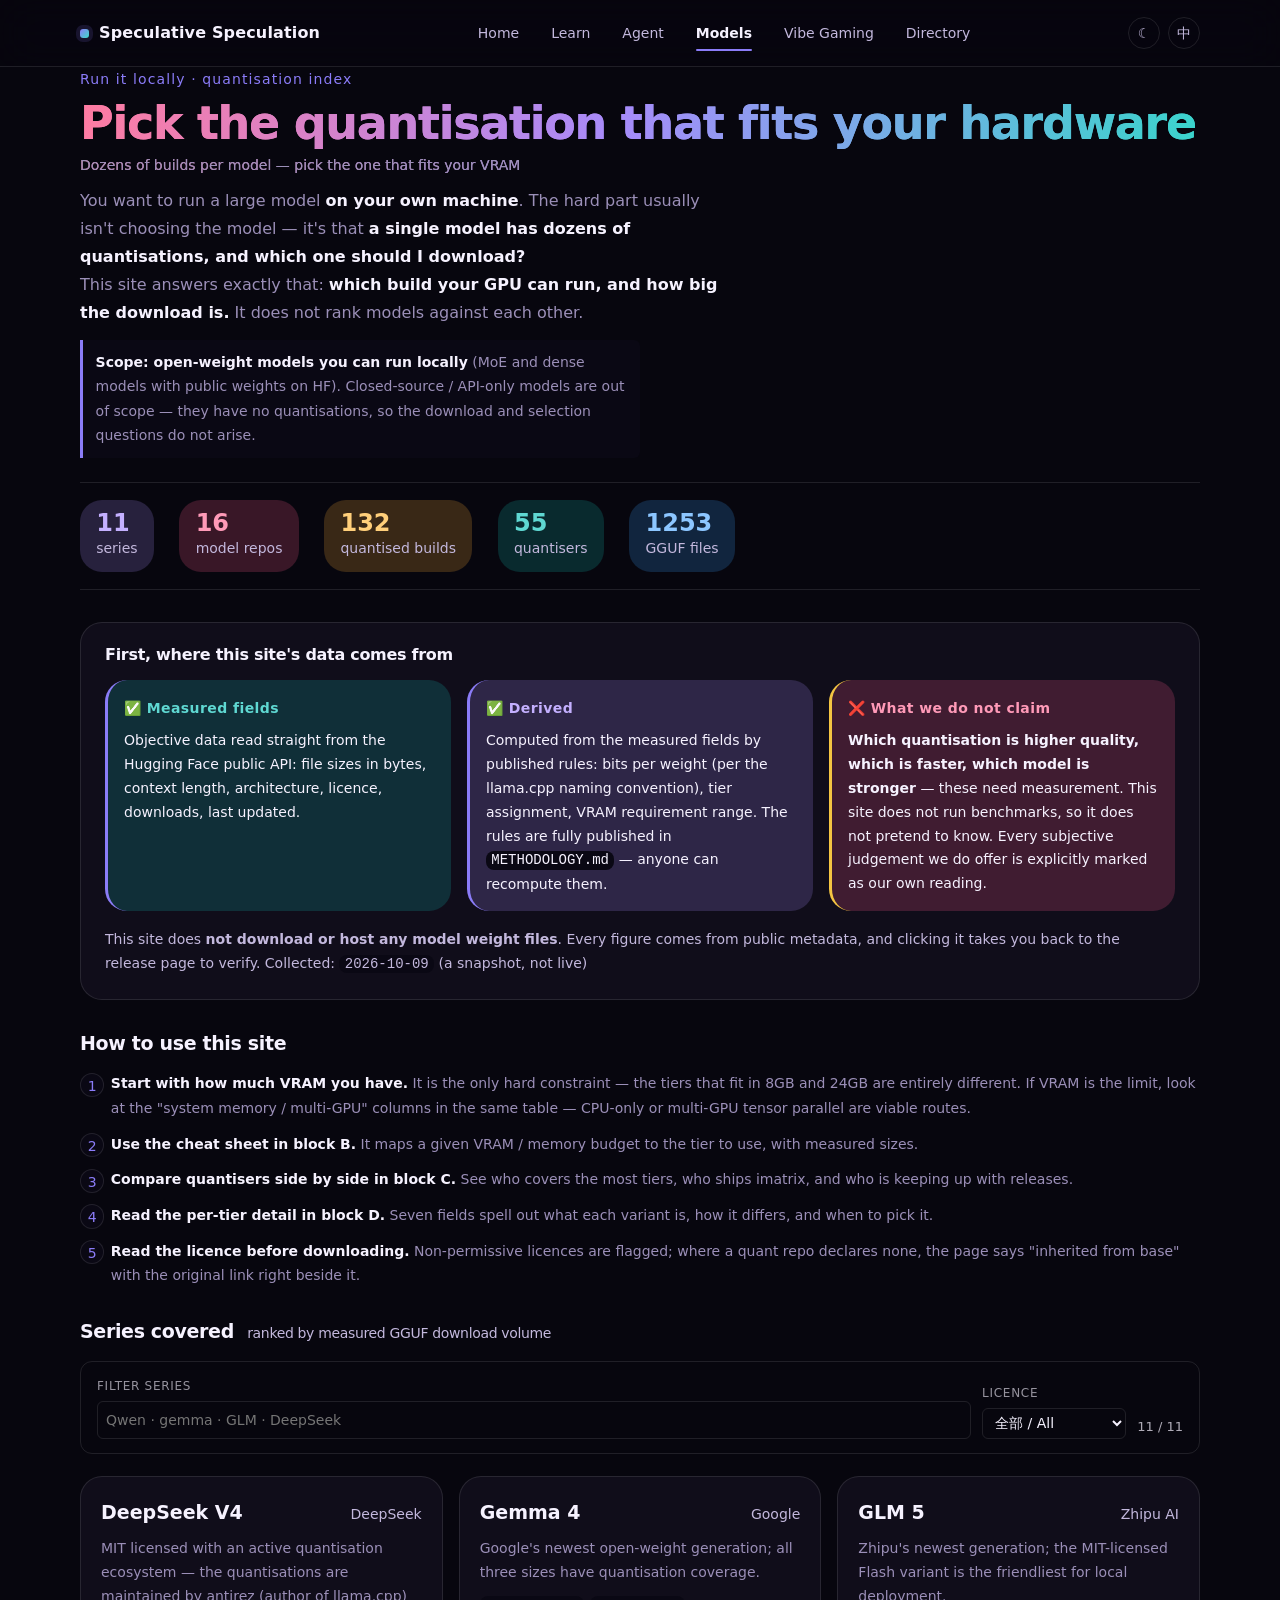
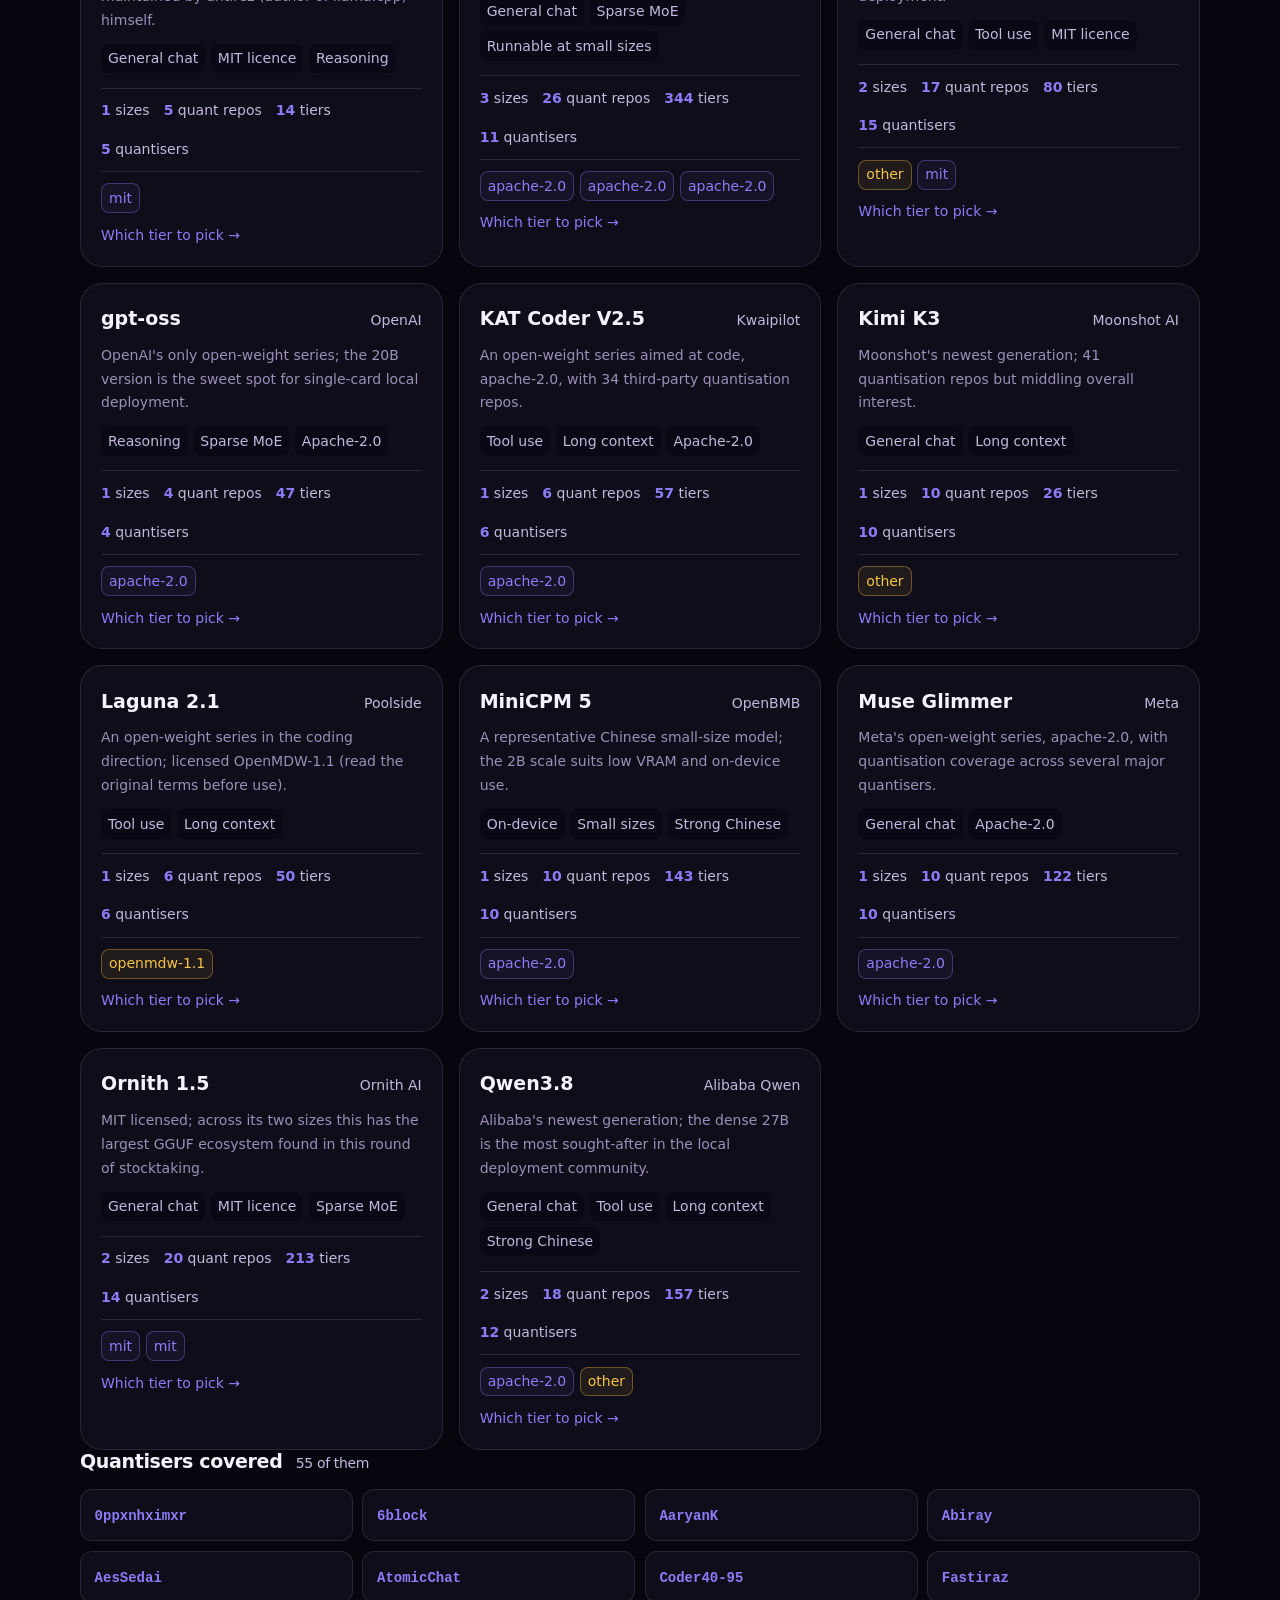
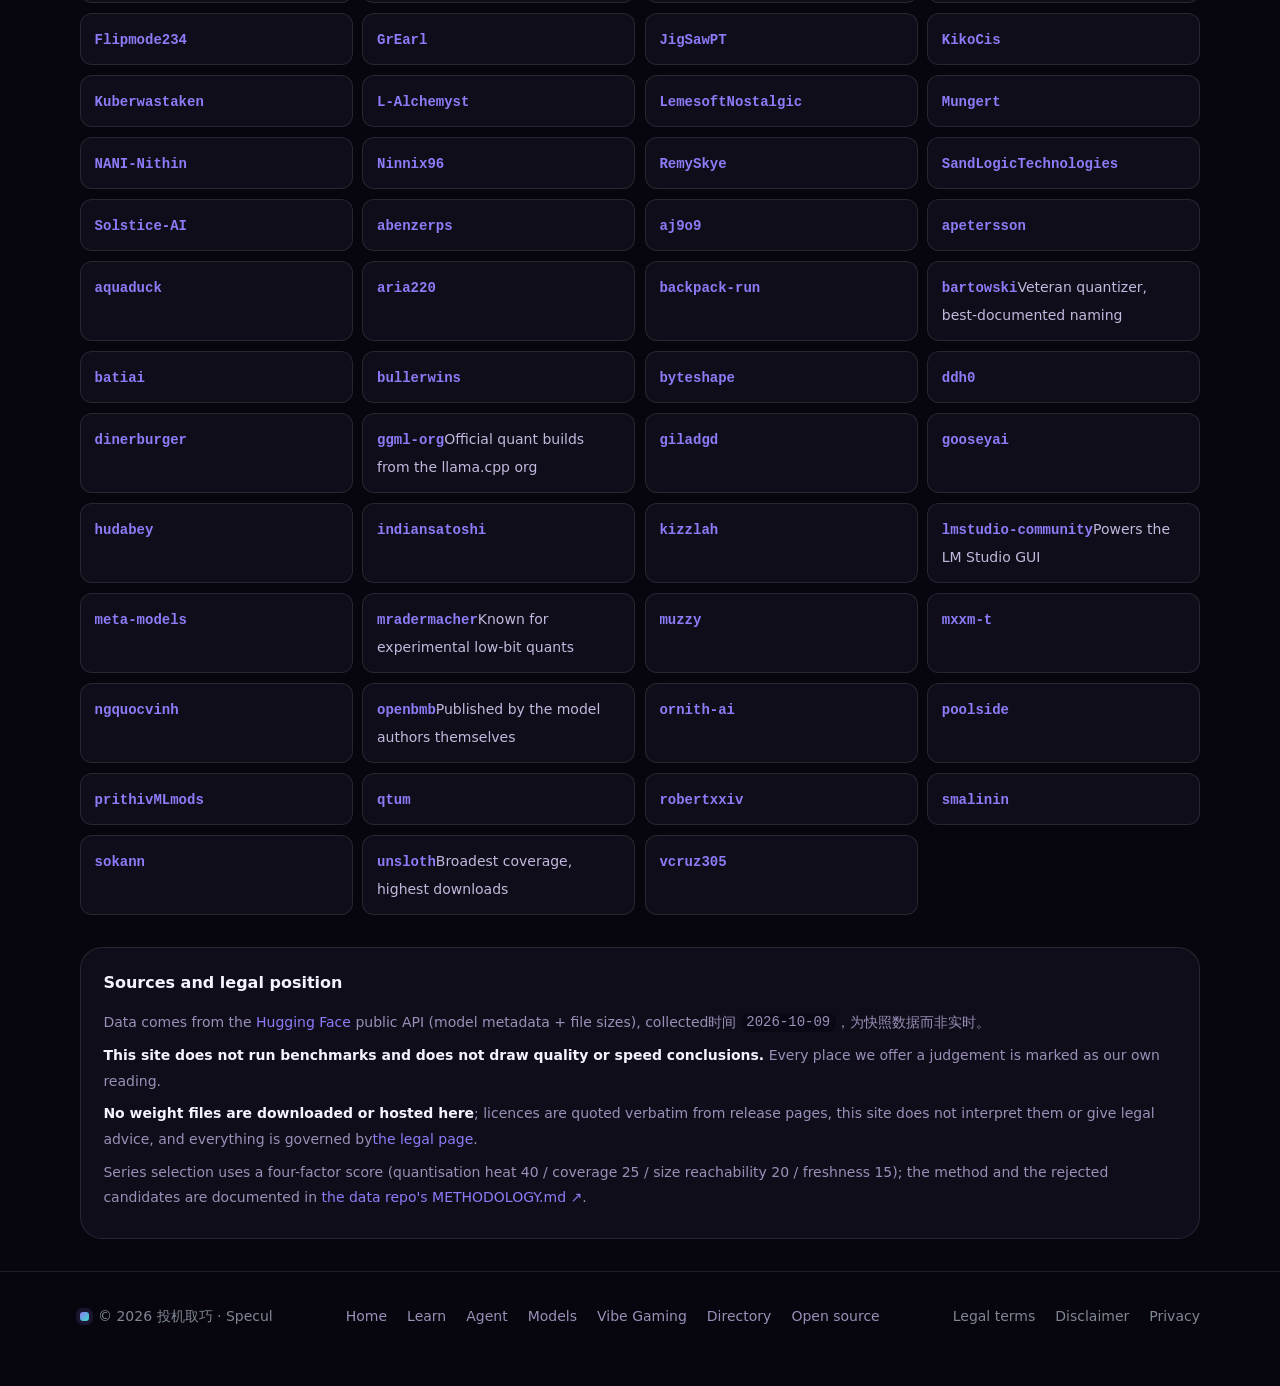
<file: site/index.html>
<!DOCTYPE html>
<html lang="zh-CN">
<head>
  <meta charset="UTF-8" />
  <meta name="viewport" content="width=device-width, initial-scale=1.0" />
  <title>挑对量化版 · 本地部署模型图谱</title>
  <meta name="description" content="想在本地跑大模型？告诉你你的显卡能跑哪个量化版、该下多大体积。11 个系列、16 个模型仓、132 个量化档、55 位量化者、1253 个 GGUF 文件，每个数字都标注来源。不跑 benchmark，不托管权重。" />
  <link rel="canonical" href="https://models.specul.com/" />
  <meta property="og:type" content="website" />
  <meta property="og:site_name" content="挑对量化版 · 本地部署模型图谱" />
  <meta property="og:url" content="https://models.specul.com/" />
  <meta property="og:title" content="挑对量化版 · 本地部署模型图谱" />
  <meta property="og:description" content="想在本地跑大模型？告诉你你的显卡能跑哪个量化版、该下多大体积。11 个系列、16 个模型仓、132 个量化档、55 位量化者、1253 个 GGUF 文件，每个数字都标注来源。不跑 benchmark，不托管权重。" />
  <meta name="theme-color" content="#16121f" />
  <link rel="icon" type="image/svg+xml" href="data:image/svg+xml,%3Csvg xmlns='http://www.w3.org/2000/svg' viewBox='0 0 48 48'%3E%3Cdefs%3E%3ClinearGradient id='g' x1='0' y1='0' x2='1' y2='1'%3E%3Cstop offset='0' stop-color='%238b7cf8'/%3E%3Cstop offset='1' stop-color='%2322d3c5'/%3E%3C/linearGradient%3E%3C/defs%3E%3Crect width='48' height='48' rx='12' fill='%2305080f'/%3E%3Cpath d='M14 32 L24 12 L34 32' fill='none' stroke='url(%23g)' stroke-width='2.4' stroke-linejoin='round'/%3E%3Ccircle cx='24' cy='27' r='2.4' fill='%2322d3c5'/%3E%3C/svg%3E" />
  <link rel="stylesheet" href="brand.css" />
  <link rel="stylesheet" href="site.css" />
  <script type="application/ld+json">{"@context":"https://schema.org","@type":"WebSite","name":"挑对量化版 · 本地部署模型图谱","url":"https://models.specul.com/","description":"想在本地跑大模型，告诉你你的显卡能跑哪个量化版、该下多大体积。不评模型强弱，不排名。"}</script>
</head>
<!-- B6（2026-10-09）：--accent 原先在这里被**内联到 body 上**（style="--accent:X"），
     同时头部又写了 :root{--accent:X} —— 两处同一份值，冗余。
     而内联样式会**赢过任何选择器**，于是主题级覆盖（html[data-theme="light"]{--accent:…}）
     完全无效：vg 的引擎名在亮色主题下一直是 1.62:1 的金色，就是因为这条内联。
     现在只保留头部那一处 —— 单一真相源，且可被主题覆盖。
     ⚠ 这段注释里**不能出现反引号**：它在模板字符串内部，反引号会提前结束模板
     （写这段时踩了第 4 次；pitfalls 里早有记录）。 -->
<body class="brand-ambient has-tabbar">
  <a class="t-skip" href="#main"><span data-zh>跳到主要内容</span><span data-en>Skip to main content</span></a>
  <header class="site-header">
    <div class="container site-bar">
      <a class="brand" href="https://specul.com/" title="投机取巧">
        <span class="brand-dot" aria-hidden="true"></span>
        <span class="brand-text">
          <span class="brand-name" id="markName" data-zh-name="投机取巧" data-en-name="Speculative Speculation">投机取巧</span>
          <span class="brand-sub" id="markSub" data-zh-sub="Speculative Speculation" data-en-sub="">Speculative Speculation</span>
        </span>
      </a>
      <nav class="nav-links" aria-label="站点导航">
        <a href="https://specul.com/"><span data-zh>首页</span><span data-en>Home</span></a>
        <a href="https://learn.specul.com/"><span data-zh>学 AI</span><span data-en>Learn</span></a>
        <a href="https://agent.specul.com/"><span data-zh>Agent</span><span data-en>Agent</span></a>
        <a href="https://models.specul.com/" aria-current="page"><span data-zh>本地模型</span><span data-en>Models</span></a>
        <a href="https://vg.specul.com/"><span data-zh>AI 做游戏</span><span data-en>Vibe Gaming</span></a>
        <a href="https://nav.specul.com/"><span data-zh>导航</span><span data-en>Directory</span></a>
      </nav>
      <!-- 2026-10-10：.nav-tools 从 nav 元素**内部**移到外面，与 .nav-links 平级。
           放里面时窄屏下它会跟着链接一起换行：链接占满整行 → 按钮被挤到第三条
           （实测顶栏 134px、按钮组孤零零一行）。移出来后它与品牌同行，
           链接独占第二行居中 —— 这才是下面注释里方案 B 想要的样子。 -->
      <span class="nav-tools">
        <button class="icon-btn" id="themeBtn" type="button" aria-label="切换明暗主题" title="切换明暗主题">☾</button>
        <button class="icon-btn" id="langBtn" type="button" aria-label="Switch language" title="Switch language">EN</button>
      </span>
      <!-- B6（2026-10-09）：窄屏（≤900px）下 .nav-links 会隐藏，这个汉堡是替代入口。
           行为在共享 brand.js 里（一处实现、六站共用），样式在共享 brand.css。
           无脚本时 CSS 不会显示它，而是把 .nav-links 在窄屏放出来 —— 不会出现
           「导航被藏进一个点了没反应的按钮」。 -->
      <button class="nav-burger" type="button" aria-label="打开菜单" aria-expanded="false" aria-controls="navDrawer">
        <i></i><i></i><i></i>
      </button>
    </div>
  </header>
  <div class="nav-scrim"></div>
  <aside class="nav-drawer" id="navDrawer" aria-hidden="true" aria-label="站点导航">
    <div class="nav-drawer-h">
      <span class="brand-name"><span data-zh>投机取巧</span><span data-en>Speculative Speculation</span></span>
      <span class="brand-sub" data-zh-sub="Speculative Speculation" data-en-sub="">Speculative Speculation</span>
      <button class="nav-dclose" type="button" aria-label="关闭">×</button>
    </div>
    <nav class="nav-drawer-list">
      <a href="https://specul.com/"><span><span data-zh>首页</span><span data-en>Home</span></span><span class="ar" aria-hidden="true">→</span></a>
      <a href="https://learn.specul.com/"><span><span data-zh>学 AI</span><span data-en>Learn</span></span><span class="ar" aria-hidden="true">→</span></a>
      <a href="https://agent.specul.com/"><span><span data-zh>Agent</span><span data-en>Agent</span></span><span class="ar" aria-hidden="true">→</span></a>
      <a href="https://models.specul.com/" aria-current="page"><span><span data-zh>本地模型</span><span data-en>Models</span></span><span class="ar" aria-hidden="true">→</span></a>
      <a href="https://vg.specul.com/"><span><span data-zh>AI 做游戏</span><span data-en>Vibe Gaming</span></span><span class="ar" aria-hidden="true">→</span></a>
      <a href="https://nav.specul.com/"><span><span data-zh>导航</span><span data-en>Directory</span></span><span class="ar" aria-hidden="true">→</span></a>
    </nav>
    <div class="nav-drawer-foot">
      <p><span data-zh>6 个站，各管一件事</span><span data-en>Six sites, one job each</span></p>
      <nav><a href="https://specul.com/legal.html"><span data-zh>法律条款</span><span data-en>Legal terms</span></a></nav>
    </div>
  </aside>
  <main id="main">
  <div class="container">
    <header class="page-head home-head">
      <p class="eyebrow"><span data-zh>本地部署 · 量化版索引</span><span data-en>Run it locally · quantisation index</span></p>
      <h1><span class="grad-title"><span data-zh>挑对量化版，适配你的本地硬件</span><span data-en>Pick the quantisation that fits your hardware</span></span><span class="sub"><span data-zh>同一个模型几十个版本，按你的显存选</span><span data-en>Dozens of builds per model — pick the one that fits your VRAM</span></span></h1>
      <p class="lede"><span data-zh>你想在<b>自己电脑上</b>跑一个大模型，卡住的往往不是选哪个模型，而是——<b>同一个模型有几十个量化版，我该下哪一个？</b><br>本站就管这一件事：告诉你<b>你的显卡能跑哪个版本、该下多大体积</b>。不评模型强弱，也不排名。</span><span data-en>You want to run a large model <b>on your own machine</b>. The hard part usually isn't choosing the model — it's that <b>a single model has dozens of quantisations, and which one should I download?</b><br>This site answers exactly that: <b>which build your GPU can run, and how big the download is.</b> It does not rank models against each other.</span></p>
      <p class="lede lede-sub"><span data-zh><b>收录范围：只收开放权重、可本地部署的开源模型</b>（HF 上有公开权重的 MoE 与 dense模型）。闭源 / API-only 模型不在收录范围内——它们没有量化产物，下载和选型的问题不存在。</span><span data-en><b>Scope: open-weight models you can run locally</b> (MoE and dense models with public weights on HF). Closed-source / API-only models are out of scope — they have no quantisations, so the download and selection questions do not arise.</span></p>
<div class="home-stats">
<div><b>11</b><span><span data-zh>个系列</span><span data-en>series</span></span></div>
<div><b>16</b><span><span data-zh>个模型仓</span><span data-en>model repos</span></span></div>
<div><b>132</b><span><span data-zh>个量化档</span><span data-en>quantised builds</span></span></div>
<div><b>55</b><span><span data-zh>位量化者</span><span data-en>quantisers</span></span></div>
<div><b>1253</b><span><span data-zh>个 GGUF 文件</span><span data-en>GGUF files</span></span></div>
      </div>
    </header>

    <section class="trust">
      <h2><span data-zh>先说清楚：这个站的数据怎么来的</span><span data-en>First, where this site's data comes from</span></h2>
      <div class="trust-grid">
        <div class="trust-item t-a">
          <span class="trust-tag">✅ <span data-zh>实测字段</span><span data-en>Measured fields</span></span>
          <p><span data-zh>直接从 Hugging Face 公开 API 读取的客观数据：文件体积（字节）、上下文长度、架构、许可、下载量、更新时间。</span><span data-en>Objective data read straight from the Hugging Face public API: file sizes in bytes, context length, architecture, licence, downloads, last updated.</span></p>
        </div>
        <div class="trust-item t-b">
          <span class="trust-tag">✅ <span data-zh>推导</span><span data-en>Derived</span></span>
          <p><span data-zh>由实测字段按公开规则算出：每权重比特数（依 llama.cpp 命名标准）、档位归属、显存需求区间。推导规则在</span><span data-en>Computed from the measured fields by published rules: bits per weight (per the llama.cpp naming convention), tier assignment, VRAM requirement range. The rules are fully published in</span> <code>METHODOLOGY.md</code><span data-zh> 完整公开，任何人可复算。</span><span data-en> — anyone can recompute them.</span></p>
        </div>
        <div class="trust-item t-c">
          <span class="trust-tag">❌ <span data-zh>我们不说的</span><span data-en>What we do not claim</span></span>
          <p><span data-zh><b>哪个量化质量更高、哪个更快、哪个模型更强</b>——这些需要实测，本站不跑 benchmark，所以不装作知道。凡我们给出的主观判断，一律显式标注「我们的口径」。</span><span data-en><b>Which quantisation is higher quality, which is faster, which model is stronger</b> — these need measurement. This site does not run benchmarks, so it does not pretend to know. Every subjective judgement we do offer is explicitly marked as our own reading.</span></p>
        </div>
      </div>
      <p class="trust-foot">
        <span data-zh>本站</span><span data-en>This site does</span> <b><span data-zh>不下载、不托管任何模型权重文件</span><span data-en>not download or host any model weight files</span></b><span data-zh>。所有数字都来自公开元数据，点击即可回到发布页核对。</span><span data-en>. Every figure comes from public metadata, and clicking it takes you back to the release page to verify.</span>
        <span data-zh>采集时间</span><span data-en>Collected</span>: <code>2026-10-09</code><span data-zh>（数据快照，非实时）</span><span data-en> (a snapshot, not live)</span>
      </p>
    </section>

    <section class="howto">
      <h2><span data-zh>怎么用这个站</span><span data-en>How to use this site</span></h2>
      <ol class="steps">
        <li><span data-zh><b>先看你有多少显存。</b>这是唯一的硬约束，8GB 和 24GB 能跑的档位完全不同。显存撑不下时看同一张表的「系统内存 / 多卡」两栏——纯 CPU 或多卡张量并行也是可行路线。</span><span data-en><b>Start with how much VRAM you have.</b> It is the only hard constraint — the tiers that fit in 8GB and 24GB are entirely different. If VRAM is the limit, look at the "system memory / multi-GPU" columns in the same table — CPU-only or multi-GPU tensor parallel are viable routes.</span></li>
        <li><span data-zh><b>在 B 区块查速查表。</b>直接给出「这个显存 / 内存档位该用哪个量化档」，体积是实测值。</span><span data-en><b>Use the cheat sheet in block B.</b> It maps a given VRAM / memory budget to the tier to use, with measured sizes.</span></li>
        <li><span data-zh><b>在 C 区块横向对比量化者。</b>看谁档位全、谁带 imatrix、谁在跟进更新。</span><span data-en><b>Compare quantisers side by side in block C.</b> See who covers the most tiers, who ships imatrix, and who is keeping up with releases.</span></li>
        <li><span data-zh><b>在 D 区块看单档详解。</b>七个字段说清每个变体是什么、差在哪、什么时候该选它。</span><span data-en><b>Read the per-tier detail in block D.</b> Seven fields spell out what each variant is, how it differs, and when to pick it.</span></li>
        <li><span data-zh><b>下载前先读许可。</b>非宽松许可的，页面会标出来；量化仓没单独声明许可的，页面会写明「继承自基座」，原文链接就在旁边。</span><span data-en><b>Read the licence before downloading.</b> Non-permissive licences are flagged; where a quant repo declares none, the page says "inherited from base" with the original link right beside it.</span></li>
      </ol>
    </section>

    <section class="series-list">
      <h2><span data-zh>已收录系列</span><span data-en>Series covered</span> <small><span data-zh>按 GGUF 量化实际下载量排序</span><span data-en>ranked by measured GGUF download volume</span></small></h2>
      <!-- B2：系列筛选（搜索 + 许可）。选项来自数据，许可用全站并集。 -->
      <div class="sfilter" role="search">
        <label class="vf-f"><span class="vh"><span data-zh>筛选系列</span><span data-en>Filter series</span></span>
          <input type="search" class="sq" autocomplete="off" placeholder="Qwen · gemma · GLM · DeepSeek"></label>
        <label class="vf-f"><span class="vh"><span data-zh>许可</span><span data-en>Licence</span></span><select class="ssel"><option value="">全部 / All</option><option value="apache-2.0">apache-2.0</option><option value="mit">mit</option><option value="openmdw-1.1">openmdw-1.1</option><option value="other">other</option></select></label>
        <span class="vcount" aria-live="polite"></span>
      </div>
      <div class="scards">
        <a class="scard scard-loose" href="series/deepseek-v4/" data-lic="mit" data-blob="deepseek v4 deepseek v4 deepseek deepseek mit 许可，量化生态活跃，antirez（llama.cpp 作者）亲自维护量化版。 通用对话 mit 许可 推理">
          <div class="scard-h">
            <h3><span data-zh>DeepSeek V4</span><span data-en>DeepSeek V4</span></h3>
            <span class="scard-vendor"><span data-zh>DeepSeek</span><span data-en>DeepSeek</span></span>
          </div>
          <p class="scard-sum"><span data-zh>MIT 许可，量化生态活跃，antirez（llama.cpp 作者）亲自维护量化版。</span><span data-en>MIT licensed with an active quantisation ecosystem — the quantisations are maintained by antirez (author of llama.cpp) himself.</span></p>
          <ul class="scard-pos"><li><span data-zh>通用对话</span><span data-en>General chat</span></li><li><span data-zh>MIT 许可</span><span data-en>MIT licence</span></li><li><span data-zh>推理</span><span data-en>Reasoning</span></li></ul>
          <div class="scard-stats">
            <span><b>1</b> <span data-zh>规格</span><span data-en>sizes</span></span>
            <span><b>5</b> <span data-zh>量化源</span><span data-en>quant repos</span></span>
            <span><b>14</b> <span data-zh>档位</span><span data-en>tiers</span></span>
            <span><b>5</b> <span data-zh>量化者</span><span data-en>quantisers</span></span>
          </div>
          <div class="scard-lic"><span class="lic lic-loose">mit</span></div>
          <p class="scard-go"><span data-zh>看该选哪一档 →</span><span data-en>Which tier to pick →</span></p>
        </a>
        <a class="scard scard-loose" href="series/gemma-4/" data-lic="apache-2.0" data-blob="gemma 4 gemma 4 google google google 开放权重最新一代，三种规格各自都有量化覆盖。 通用对话 moe 稀疏 小尺寸可跑">
          <div class="scard-h">
            <h3><span data-zh>Gemma 4</span><span data-en>Gemma 4</span></h3>
            <span class="scard-vendor"><span data-zh>Google</span><span data-en>Google</span></span>
          </div>
          <p class="scard-sum"><span data-zh>Google 开放权重最新一代，三种规格各自都有量化覆盖。</span><span data-en>Google&#39;s newest open-weight generation; all three sizes have quantisation coverage.</span></p>
          <ul class="scard-pos"><li><span data-zh>通用对话</span><span data-en>General chat</span></li><li><span data-zh>MoE 稀疏</span><span data-en>Sparse MoE</span></li><li><span data-zh>小尺寸可跑</span><span data-en>Runnable at small sizes</span></li></ul>
          <div class="scard-stats">
            <span><b>3</b> <span data-zh>规格</span><span data-en>sizes</span></span>
            <span><b>26</b> <span data-zh>量化源</span><span data-en>quant repos</span></span>
            <span><b>344</b> <span data-zh>档位</span><span data-en>tiers</span></span>
            <span><b>11</b> <span data-zh>量化者</span><span data-en>quantisers</span></span>
          </div>
          <div class="scard-lic"><span class="lic lic-loose">apache-2.0</span> <span class="lic lic-loose">apache-2.0</span> <span class="lic lic-loose">apache-2.0</span></div>
          <p class="scard-go"><span data-zh>看该选哪一档 →</span><span data-en>Which tier to pick →</span></p>
        </a>
        <a class="scard" href="series/glm-5/" data-lic="other mit" data-blob="glm 5 glm 5 智谱 ai zhipu ai 智谱当前最新一代，mit 许可的 flash 版对本地部署最友好。 通用对话 工具调用 mit 许可">
          <div class="scard-h">
            <h3><span data-zh>GLM 5</span><span data-en>GLM 5</span></h3>
            <span class="scard-vendor"><span data-zh>智谱 AI</span><span data-en>Zhipu AI</span></span>
          </div>
          <p class="scard-sum"><span data-zh>智谱当前最新一代，MIT 许可的 Flash 版对本地部署最友好。</span><span data-en>Zhipu&#39;s newest generation; the MIT-licensed Flash variant is the friendliest for local deployment.</span></p>
          <ul class="scard-pos"><li><span data-zh>通用对话</span><span data-en>General chat</span></li><li><span data-zh>工具调用</span><span data-en>Tool use</span></li><li><span data-zh>MIT 许可</span><span data-en>MIT licence</span></li></ul>
          <div class="scard-stats">
            <span><b>2</b> <span data-zh>规格</span><span data-en>sizes</span></span>
            <span><b>17</b> <span data-zh>量化源</span><span data-en>quant repos</span></span>
            <span><b>80</b> <span data-zh>档位</span><span data-en>tiers</span></span>
            <span><b>15</b> <span data-zh>量化者</span><span data-en>quantisers</span></span>
          </div>
          <div class="scard-lic"><span class="lic lic-tight">other</span> <span class="lic lic-loose">mit</span></div>
          <p class="scard-go"><span data-zh>看该选哪一档 →</span><span data-en>Which tier to pick →</span></p>
        </a>
        <a class="scard scard-loose" href="series/gpt-oss/" data-lic="apache-2.0" data-blob="gpt-oss gpt-oss openai openai openai 唯一开放权重系列，20b 版是单卡本地部署的甜点。 推理 moe 稀疏 apache-2.0">
          <div class="scard-h">
            <h3><span data-zh>gpt-oss</span><span data-en>gpt-oss</span></h3>
            <span class="scard-vendor"><span data-zh>OpenAI</span><span data-en>OpenAI</span></span>
          </div>
          <p class="scard-sum"><span data-zh>OpenAI 唯一开放权重系列，20B 版是单卡本地部署的甜点。</span><span data-en>OpenAI&#39;s only open-weight series; the 20B version is the sweet spot for single-card local deployment.</span></p>
          <ul class="scard-pos"><li><span data-zh>推理</span><span data-en>Reasoning</span></li><li><span data-zh>MoE 稀疏</span><span data-en>Sparse MoE</span></li><li><span data-zh>apache-2.0</span><span data-en>Apache-2.0</span></li></ul>
          <div class="scard-stats">
            <span><b>1</b> <span data-zh>规格</span><span data-en>sizes</span></span>
            <span><b>4</b> <span data-zh>量化源</span><span data-en>quant repos</span></span>
            <span><b>47</b> <span data-zh>档位</span><span data-en>tiers</span></span>
            <span><b>4</b> <span data-zh>量化者</span><span data-en>quantisers</span></span>
          </div>
          <div class="scard-lic"><span class="lic lic-loose">apache-2.0</span></div>
          <p class="scard-go"><span data-zh>看该选哪一档 →</span><span data-en>Which tier to pick →</span></p>
        </a>
        <a class="scard scard-loose" href="series/kat-coder/" data-lic="apache-2.0" data-blob="kat coder v2.5 kat coder v2.5 kwaipilot kwaipilot 面向代码的开放权重系列，apache-2.0，34 个第三方量化仓。 工具调用 长上下文 apache-2.0">
          <div class="scard-h">
            <h3><span data-zh>KAT Coder V2.5</span><span data-en>KAT Coder V2.5</span></h3>
            <span class="scard-vendor"><span data-zh>Kwaipilot</span><span data-en>Kwaipilot</span></span>
          </div>
          <p class="scard-sum"><span data-zh>面向代码的开放权重系列，apache-2.0，34 个第三方量化仓。</span><span data-en>An open-weight series aimed at code, apache-2.0, with 34 third-party quantisation repos.</span></p>
          <ul class="scard-pos"><li><span data-zh>工具调用</span><span data-en>Tool use</span></li><li><span data-zh>长上下文</span><span data-en>Long context</span></li><li><span data-zh>apache-2.0</span><span data-en>Apache-2.0</span></li></ul>
          <div class="scard-stats">
            <span><b>1</b> <span data-zh>规格</span><span data-en>sizes</span></span>
            <span><b>6</b> <span data-zh>量化源</span><span data-en>quant repos</span></span>
            <span><b>57</b> <span data-zh>档位</span><span data-en>tiers</span></span>
            <span><b>6</b> <span data-zh>量化者</span><span data-en>quantisers</span></span>
          </div>
          <div class="scard-lic"><span class="lic lic-loose">apache-2.0</span></div>
          <p class="scard-go"><span data-zh>看该选哪一档 →</span><span data-en>Which tier to pick →</span></p>
        </a>
        <a class="scard" href="series/kimi-k3/" data-lic="other" data-blob="kimi k3 kimi k3 月之暗面 moonshot ai 月之暗面当前最新一代，41 家量化仓但整体热度中等。 通用对话 长上下文">
          <div class="scard-h">
            <h3><span data-zh>Kimi K3</span><span data-en>Kimi K3</span></h3>
            <span class="scard-vendor"><span data-zh>月之暗面</span><span data-en>Moonshot AI</span></span>
          </div>
          <p class="scard-sum"><span data-zh>月之暗面当前最新一代，41 家量化仓但整体热度中等。</span><span data-en>Moonshot&#39;s newest generation; 41 quantisation repos but middling overall interest.</span></p>
          <ul class="scard-pos"><li><span data-zh>通用对话</span><span data-en>General chat</span></li><li><span data-zh>长上下文</span><span data-en>Long context</span></li></ul>
          <div class="scard-stats">
            <span><b>1</b> <span data-zh>规格</span><span data-en>sizes</span></span>
            <span><b>10</b> <span data-zh>量化源</span><span data-en>quant repos</span></span>
            <span><b>26</b> <span data-zh>档位</span><span data-en>tiers</span></span>
            <span><b>10</b> <span data-zh>量化者</span><span data-en>quantisers</span></span>
          </div>
          <div class="scard-lic"><span class="lic lic-tight">other</span></div>
          <p class="scard-go"><span data-zh>看该选哪一档 →</span><span data-en>Which tier to pick →</span></p>
        </a>
        <a class="scard" href="series/laguna/" data-lic="openmdw-1.1" data-blob="laguna 2.1 laguna 2.1 poolside poolside 代码方向的开放权重系列，许可为 openmdw-1.1（使用前须读原文）。 工具调用 长上下文">
          <div class="scard-h">
            <h3><span data-zh>Laguna 2.1</span><span data-en>Laguna 2.1</span></h3>
            <span class="scard-vendor"><span data-zh>Poolside</span><span data-en>Poolside</span></span>
          </div>
          <p class="scard-sum"><span data-zh>代码方向的开放权重系列，许可为 OpenMDW-1.1（使用前须读原文）。</span><span data-en>An open-weight series in the coding direction; licensed OpenMDW-1.1 (read the original terms before use).</span></p>
          <ul class="scard-pos"><li><span data-zh>工具调用</span><span data-en>Tool use</span></li><li><span data-zh>长上下文</span><span data-en>Long context</span></li></ul>
          <div class="scard-stats">
            <span><b>1</b> <span data-zh>规格</span><span data-en>sizes</span></span>
            <span><b>6</b> <span data-zh>量化源</span><span data-en>quant repos</span></span>
            <span><b>50</b> <span data-zh>档位</span><span data-en>tiers</span></span>
            <span><b>6</b> <span data-zh>量化者</span><span data-en>quantisers</span></span>
          </div>
          <div class="scard-lic"><span class="lic lic-tight">openmdw-1.1</span></div>
          <p class="scard-go"><span data-zh>看该选哪一档 →</span><span data-en>Which tier to pick →</span></p>
        </a>
        <a class="scard scard-loose" href="series/minicpm5/" data-lic="apache-2.0" data-blob="minicpm 5 minicpm 5 面壁智能 · openbmb openbmb 国产小尺寸代表，2b 规模适合低显存与端侧。 端侧 小尺寸 中文强项">
          <div class="scard-h">
            <h3><span data-zh>MiniCPM 5</span><span data-en>MiniCPM 5</span></h3>
            <span class="scard-vendor"><span data-zh>面壁智能 · OpenBMB</span><span data-en>OpenBMB</span></span>
          </div>
          <p class="scard-sum"><span data-zh>国产小尺寸代表，2B 规模适合低显存与端侧。</span><span data-en>A representative Chinese small-size model; the 2B scale suits low VRAM and on-device use.</span></p>
          <ul class="scard-pos"><li><span data-zh>端侧</span><span data-en>On-device</span></li><li><span data-zh>小尺寸</span><span data-en>Small sizes</span></li><li><span data-zh>中文强项</span><span data-en>Strong Chinese</span></li></ul>
          <div class="scard-stats">
            <span><b>1</b> <span data-zh>规格</span><span data-en>sizes</span></span>
            <span><b>10</b> <span data-zh>量化源</span><span data-en>quant repos</span></span>
            <span><b>143</b> <span data-zh>档位</span><span data-en>tiers</span></span>
            <span><b>10</b> <span data-zh>量化者</span><span data-en>quantisers</span></span>
          </div>
          <div class="scard-lic"><span class="lic lic-loose">apache-2.0</span></div>
          <p class="scard-go"><span data-zh>看该选哪一档 →</span><span data-en>Which tier to pick →</span></p>
        </a>
        <a class="scard scard-loose" href="series/muse-glimmer/" data-lic="apache-2.0" data-blob="muse glimmer muse glimmer meta meta meta 的开放权重系列，apache-2.0，量化覆盖横跨多家主力量化者。 通用对话 apache-2.0">
          <div class="scard-h">
            <h3><span data-zh>Muse Glimmer</span><span data-en>Muse Glimmer</span></h3>
            <span class="scard-vendor"><span data-zh>Meta</span><span data-en>Meta</span></span>
          </div>
          <p class="scard-sum"><span data-zh>Meta 的开放权重系列，apache-2.0，量化覆盖横跨多家主力量化者。</span><span data-en>Meta&#39;s open-weight series, apache-2.0, with quantisation coverage across several major quantisers.</span></p>
          <ul class="scard-pos"><li><span data-zh>通用对话</span><span data-en>General chat</span></li><li><span data-zh>apache-2.0</span><span data-en>Apache-2.0</span></li></ul>
          <div class="scard-stats">
            <span><b>1</b> <span data-zh>规格</span><span data-en>sizes</span></span>
            <span><b>10</b> <span data-zh>量化源</span><span data-en>quant repos</span></span>
            <span><b>122</b> <span data-zh>档位</span><span data-en>tiers</span></span>
            <span><b>10</b> <span data-zh>量化者</span><span data-en>quantisers</span></span>
          </div>
          <div class="scard-lic"><span class="lic lic-loose">apache-2.0</span></div>
          <p class="scard-go"><span data-zh>看该选哪一档 →</span><span data-en>Which tier to pick →</span></p>
        </a>
        <a class="scard scard-loose" href="series/ornith-1-5/" data-lic="mit" data-blob="ornith 1.5 ornith 1.5 ornith ai ornith ai mit 许可，两个规格的 gguf 生态总量是本次盘点里最高的。 通用对话 mit 许可 moe 稀疏">
          <div class="scard-h">
            <h3><span data-zh>Ornith 1.5</span><span data-en>Ornith 1.5</span></h3>
            <span class="scard-vendor"><span data-zh>Ornith AI</span><span data-en>Ornith AI</span></span>
          </div>
          <p class="scard-sum"><span data-zh>MIT 许可，两个规格的 GGUF 生态总量是本次盘点里最高的。</span><span data-en>MIT licensed; across its two sizes this has the largest GGUF ecosystem found in this round of stocktaking.</span></p>
          <ul class="scard-pos"><li><span data-zh>通用对话</span><span data-en>General chat</span></li><li><span data-zh>MIT 许可</span><span data-en>MIT licence</span></li><li><span data-zh>MoE 稀疏</span><span data-en>Sparse MoE</span></li></ul>
          <div class="scard-stats">
            <span><b>2</b> <span data-zh>规格</span><span data-en>sizes</span></span>
            <span><b>20</b> <span data-zh>量化源</span><span data-en>quant repos</span></span>
            <span><b>213</b> <span data-zh>档位</span><span data-en>tiers</span></span>
            <span><b>14</b> <span data-zh>量化者</span><span data-en>quantisers</span></span>
          </div>
          <div class="scard-lic"><span class="lic lic-loose">mit</span> <span class="lic lic-loose">mit</span></div>
          <p class="scard-go"><span data-zh>看该选哪一档 →</span><span data-en>Which tier to pick →</span></p>
        </a>
        <a class="scard" href="series/qwen3-8/" data-lic="apache-2.0 other" data-blob="千问 3.8 qwen3.8 阿里 · 通义千问 alibaba qwen 阿里当前最新一代，27b 密集模型是本地部署圈热度最高的一个。 通用对话 工具调用 长上下文 中文强项">
          <div class="scard-h">
            <h3><span data-zh>千问 3.8</span><span data-en>Qwen3.8</span></h3>
            <span class="scard-vendor"><span data-zh>阿里 · 通义千问</span><span data-en>Alibaba Qwen</span></span>
          </div>
          <p class="scard-sum"><span data-zh>阿里当前最新一代，27B 密集模型是本地部署圈热度最高的一个。</span><span data-en>Alibaba&#39;s newest generation; the dense 27B is the most sought-after in the local deployment community.</span></p>
          <ul class="scard-pos"><li><span data-zh>通用对话</span><span data-en>General chat</span></li><li><span data-zh>工具调用</span><span data-en>Tool use</span></li><li><span data-zh>长上下文</span><span data-en>Long context</span></li><li><span data-zh>中文强项</span><span data-en>Strong Chinese</span></li></ul>
          <div class="scard-stats">
            <span><b>2</b> <span data-zh>规格</span><span data-en>sizes</span></span>
            <span><b>18</b> <span data-zh>量化源</span><span data-en>quant repos</span></span>
            <span><b>157</b> <span data-zh>档位</span><span data-en>tiers</span></span>
            <span><b>12</b> <span data-zh>量化者</span><span data-en>quantisers</span></span>
          </div>
          <div class="scard-lic"><span class="lic lic-loose">apache-2.0</span> <span class="lic lic-tight">other</span></div>
          <p class="scard-go"><span data-zh>看该选哪一档 →</span><span data-en>Which tier to pick →</span></p>
        </a>
      </div>
    </section>

    <section class="quantizer-index">
      <h2><span data-zh>收录的量化者</span><span data-en>Quantisers covered</span> <small>55 <span data-zh>位</span><span data-en>of them</span></small></h2>
      <div class="qchips">
        <a class="qchip" href="series/qwen3-8/#e0"><code>0ppxnhximxr</code></a>
        <a class="qchip" href="series/qwen3-8/#e0"><code>6block</code></a>
        <a class="qchip" href="series/qwen3-8/#e0"><code>AaryanK</code></a>
        <a class="qchip" href="series/qwen3-8/#e0"><code>Abiray</code></a>
        <a class="qchip" href="series/qwen3-8/#e0"><code>AesSedai</code></a>
        <a class="qchip" href="series/qwen3-8/#e0"><code>AtomicChat</code></a>
        <a class="qchip" href="series/qwen3-8/#e0"><code>Coder40-95</code></a>
        <a class="qchip" href="series/qwen3-8/#e0"><code>Fastiraz</code></a>
        <a class="qchip" href="series/qwen3-8/#e0"><code>Flipmode234</code></a>
        <a class="qchip" href="series/qwen3-8/#e0"><code>GrEarl</code></a>
        <a class="qchip" href="series/qwen3-8/#e0"><code>JigSawPT</code></a>
        <a class="qchip" href="series/qwen3-8/#e0"><code>KikoCis</code></a>
        <a class="qchip" href="series/qwen3-8/#e0"><code>Kuberwastaken</code></a>
        <a class="qchip" href="series/qwen3-8/#e0"><code>L-Alchemyst</code></a>
        <a class="qchip" href="series/qwen3-8/#e0"><code>LemesoftNostalgic</code></a>
        <a class="qchip" href="series/qwen3-8/#e0"><code>Mungert</code></a>
        <a class="qchip" href="series/qwen3-8/#e0"><code>NANI-Nithin</code></a>
        <a class="qchip" href="series/qwen3-8/#e0"><code>Ninnix96</code></a>
        <a class="qchip" href="series/qwen3-8/#e0"><code>RemySkye</code></a>
        <a class="qchip" href="series/qwen3-8/#e0"><code>SandLogicTechnologies</code></a>
        <a class="qchip" href="series/qwen3-8/#e0"><code>Solstice-AI</code></a>
        <a class="qchip" href="series/qwen3-8/#e0"><code>abenzerps</code></a>
        <a class="qchip" href="series/qwen3-8/#e0"><code>aj9o9</code></a>
        <a class="qchip" href="series/qwen3-8/#e0"><code>apetersson</code></a>
        <a class="qchip" href="series/qwen3-8/#e0"><code>aquaduck</code></a>
        <a class="qchip" href="series/qwen3-8/#e0"><code>aria220</code></a>
        <a class="qchip" href="series/qwen3-8/#e0"><code>backpack-run</code></a>
        <a class="qchip" href="series/qwen3-8/#e0"><code>bartowski</code><span data-zh>老牌量化者，档位命名规范、说明文档最完整</span><span data-en>Veteran quantizer, best-documented naming</span></a>
        <a class="qchip" href="series/qwen3-8/#e0"><code>batiai</code></a>
        <a class="qchip" href="series/qwen3-8/#e0"><code>bullerwins</code></a>
        <a class="qchip" href="series/qwen3-8/#e0"><code>byteshape</code></a>
        <a class="qchip" href="series/qwen3-8/#e0"><code>ddh0</code></a>
        <a class="qchip" href="series/qwen3-8/#e0"><code>dinerburger</code></a>
        <a class="qchip" href="series/qwen3-8/#e0"><code>ggml-org</code><span data-zh>llama.cpp 所属组织的官方量化发布</span><span data-en>Official quant builds from the llama.cpp org</span></a>
        <a class="qchip" href="series/qwen3-8/#e0"><code>giladgd</code></a>
        <a class="qchip" href="series/qwen3-8/#e0"><code>gooseyai</code></a>
        <a class="qchip" href="series/qwen3-8/#e0"><code>hudabey</code></a>
        <a class="qchip" href="series/qwen3-8/#e0"><code>indiansatoshi</code></a>
        <a class="qchip" href="series/qwen3-8/#e0"><code>kizzlah</code></a>
        <a class="qchip" href="series/qwen3-8/#e0"><code>lmstudio-community</code><span data-zh>LM Studio 官方社区组织，为其 GUI 客户端供包</span><span data-en>Powers the LM Studio GUI</span></a>
        <a class="qchip" href="series/qwen3-8/#e0"><code>meta-models</code></a>
        <a class="qchip" href="series/qwen3-8/#e0"><code>mradermacher</code><span data-zh>Mirostat 作者，长期做低比特实验性量化</span><span data-en>Known for experimental low-bit quants</span></a>
        <a class="qchip" href="series/qwen3-8/#e0"><code>muzzy</code></a>
        <a class="qchip" href="series/qwen3-8/#e0"><code>mxxm-t</code></a>
        <a class="qchip" href="series/qwen3-8/#e0"><code>ngquocvinh</code></a>
        <a class="qchip" href="series/qwen3-8/#e0"><code>openbmb</code><span data-zh>模型方自己出的 GGUF（最可信的一档）</span><span data-en>Published by the model authors themselves</span></a>
        <a class="qchip" href="series/qwen3-8/#e0"><code>ornith-ai</code></a>
        <a class="qchip" href="series/qwen3-8/#e0"><code>poolside</code></a>
        <a class="qchip" href="series/qwen3-8/#e0"><code>prithivMLmods</code></a>
        <a class="qchip" href="series/qwen3-8/#e0"><code>qtum</code></a>
        <a class="qchip" href="series/qwen3-8/#e0"><code>robertxxiv</code></a>
        <a class="qchip" href="series/qwen3-8/#e0"><code>smalinin</code></a>
        <a class="qchip" href="series/qwen3-8/#e0"><code>sokann</code></a>
        <a class="qchip" href="series/qwen3-8/#e0"><code>unsloth</code><span data-zh>量化覆盖面最广、下载量最高的第三方量化者</span><span data-en>Broadest coverage, highest downloads</span></a>
        <a class="qchip" href="series/qwen3-8/#e0"><code>vcruz305</code></a>
      </div>
    </section>

    <section class="legal-note">
      <h3><span data-zh>数据来源与法律立场</span><span data-en>Sources and legal position</span></h3>
      <p><span data-zh>数据来自</span><span data-en>Data comes from the</span> <a href="https://huggingface.co" target="_blank" rel="noopener">Hugging Face</a> <span data-zh>公开 API（模型元数据 + 文件体积），采集</span><span data-en>public API (model metadata + file sizes), collected</span>时间 <code>2026-10-09</code>，为快照数据而非实时。</p>
      <p><span data-zh><b>本站不跑 benchmark，不给质量与速度结论。</b>凡涉及主观判断处均标注「我们的口径」。</span><span data-en><b>This site does not run benchmarks and does not draw quality or speed conclusions.</b> Every place we offer a judgement is marked as our own reading.</span></p>
      <p><b><span data-zh>不下载、不托管任何权重文件</span><span data-en>No weight files are downloaded or hosted here</span></b><span data-zh>；许可原样引自发布页，本站不解读许可、不构成法律意见，一切以</span><span data-en>; licences are quoted verbatim from release pages, this site does not interpret them or give legal advice, and everything is governed by</span><a href="https://specul.com/legal.html" target="_blank" rel="noopener"><span data-zh>发布页原文</span><span data-en>the legal page</span></a><span data-zh>为准。</span><span data-en>.</span></p>
      <p><span data-zh>系列选择依据四维打分（量化热度 40 / 量化广度 25 / 规模可及性 20 / 新鲜度 15），方法与落选名单见 </span><span data-en>Series selection uses a four-factor score (quantisation heat 40 / coverage 25 / size reachability 20 / freshness 15); the method and the rejected candidates are documented in </span><a href="https://github.com/speculcom/ai-quantized-llm" target="_blank" rel="noopener"><span data-zh>数据仓 METHODOLOGY.md ↗</span><span data-en>the data repo's METHODOLOGY.md ↗</span></a><span data-zh>。</span><span data-en>.</span></p>
    </section>
  </div>
  <!-- B2：系列筛选（脚本在 site-filter.js，读 .sfilter 作用域） -->
  <script>/* 挑对量化版 · 本地部署模型图谱 · 客户端筛选（B2，2026-10-09）
 *
 * 为什么单独一个文件而不是塞进 build.mjs 的模板字符串：
 *   build.mjs 生成页面用的是模板字符串，脚本里任何反引号或 ${} 都会**提前截断/插值**。
 *   本会话已因「模板字符串里写反引号」踩过三次。独立 .js 文件从根上避开。
 *
 * 作用域（两处，各自独立）：
 *   .vwrap  —— 系列页里每个成员一个「量化仓详解」区块：搜索 + 量化者 / 建议档位 / 许可
 *   .sfilter —— 索引页的系列列表：搜索 + 许可
 *
 * URL 可还原（B2 验收「筛选后 URL 可复制还原状态」）：
 *   参数写在地址栏（history.replaceState），打开带参 URL 即刻还原同一状态。
 *
 * 无依赖、无内联事件；两个作用域都不存在时本脚本什么都不做（所以可以全站注入）。
 */
(function () {
  'use strict';

  /* 与页面内联脚本同口径：语言由 <html lang> 决定（brand.js 只切属性，DOM 不重渲染）。
   * 本文件里凡是要拼进 innerHTML 的动态文本，都必须在**当前语言**下重新生成一次。 */
  function IS_EN() { return document.documentElement.lang === 'en'; }
  function esc(s) {
    return String(s == null ? '' : s)
      .replace(/&/g, '&amp;').replace(/</g, '&lt;').replace(/>/g, '&gt;').replace(/"/g, '&quot;');
  }

  function param(name) {
    try { return new URLSearchParams(location.search).get(name) || ''; } catch (e) { return ''; }
  }

  function writeUrl(pairs) {
    try {
      var u = new URL(location.href);
      Object.keys(pairs).forEach(function (k) {
        if (pairs[k]) u.searchParams.set(k, pairs[k]);
        else u.searchParams.delete(k);
      });
      history.replaceState(null, '', u.toString());
    } catch (e) { /* file:// 等场景下静默降级：功能可用，只是地址栏不同步 */ }
  }

  /* ── 系列页：量化仓筛选 ── */
  var wraps = Array.prototype.slice.call(document.querySelectorAll('.vwrap'));
  wraps.forEach(function (wrap) {
    var q = wrap.querySelector('.vq');
    var sels = Array.prototype.slice.call(wrap.querySelectorAll('.vsel'));
    var count = wrap.querySelector('.vcount');
    var cards = Array.prototype.slice.call(wrap.querySelectorAll('.vcard'));
    if (!q || !cards.length) return;

    function apply() {
      var term = (q.value || '').trim().toLowerCase();
      var want = {};
      sels.forEach(function (s) { want[s.getAttribute('data-dim')] = s.value; });
      var shown = 0;
      cards.forEach(function (c) {
        /* 搜索用 data-blob（量化者 + 仓库名 + 许可）这个**窄口径**，
         * 不是整张卡的文字 —— 卡里正文会提到别的量化者，用全文搜「unsloth」会命中每一张
         * （实测 26/26，探针跑出来才发现）。 */
        var okQ = !term || (c.getAttribute('data-blob') || '').indexOf(term) !== -1;
        var okQuant = !want.q || c.getAttribute('data-q') === want.q;
        /* 档位是「**该仓包含**这一档」而不是「推荐档等于它」：
         * 推荐档实测 118/130 都是「平衡档」，拿它筛等于没筛。 */
        var okTier = !want.tier || (c.getAttribute('data-tiers') || '').split(' ').indexOf(want.tier) !== -1;
        var okLic = !want.lic || c.getAttribute('data-lic') === want.lic;
        var on = okQ && okQuant && okTier && okLic;
        c.hidden = !on;
        if (on) shown++;
      });
      if (count) {
        count.textContent = shown + ' / ' + cards.length;
        count.setAttribute('data-zh', shown + ' / ' + cards.length + ' 个量化仓');
        count.setAttribute('data-en', shown + ' / ' + cards.length + ' quant repos');
      }
    }

    function sync(push) {
      var vals = { q: q.value.trim() };
      sels.forEach(function (s) { vals[s.getAttribute('data-dim') === 'q' ? 'quant' : s.getAttribute('data-dim') === 'tier' ? 'tier' : 'lic'] = s.value; });
      writeUrl(vals);
    }

    // 首次：用 URL 参数还原
    q.value = param('q');
    sels.forEach(function (s) {
      var dim = s.getAttribute('data-dim');
      var v = param(dim === 'q' ? 'quant' : dim === 'tier' ? 'tier' : 'lic');
      if (!v) return;
      /* ⚠ 不能直接 s.value = v：`<select>` 遇到**选项里没有的值**会**静默忽略**，
       *   于是「?quant=某人」被当成「没筛选」→ 列出全部。实测阴性对照跑出 26/26 才发现。
       *   这里把 URL 里的值补成一个选项：筛出来就是 0 条，计数会显示「0 / N」——
       *   读者看到的是「这个量化者在本系列没有仓」（如实），而不是「我要的筛选被无视了」。
       *   （nav 站的 ?cat= 不同：那是「切到某个分区」的语义，未知值回退到「全部」是对的；
       *     这里是「在一张表里筛行」，未知值的正确表现是没有行。） */
      if (!Array.prototype.some.call(s.options, function (o) { return o.value === v; })) {
        var extra = document.createElement('option');
        extra.value = v;
        extra.textContent = v;
        s.appendChild(extra);
      }
      s.value = v;
    });

    q.addEventListener('input', function () { apply(); sync(); });
    sels.forEach(function (s) { s.addEventListener('change', function () { apply(); sync(); }); });
    apply();
  });

  /* ═══ B4（2026-10-09）· 显存倒推决策工具 ═══
   * 按真实实测体积算能装下哪些档位：可装 = sizeGB × 1.15 ≤ 显存。
   * 15% 余量是页面自己声明的口径（运行时 + KV cache），与静态速查表一致。
   * 每个答案都带来源（量化者 + HF 发布页链接）—— B4 的验收是「可溯源到具体数据行」。
   * `?vram=12` 可分享（与 B2 的筛选参数同一套路）。 */
  var vt = document.querySelector('.vramtool');
  if (vt) {
    var vtIn = vt.querySelector('.vt-in');
    var vtOut = vt.querySelector('.vt-out');
    var vtDataEl = vt.querySelector('.vt-data');
    var DATA = [];
    try { DATA = JSON.parse(vtDataEl.textContent) || []; } catch (e) { DATA = []; }
    var MARGIN = 1.15;

    function renderVram() {
      var gb = Number(vtIn.value);
      if (!gb || gb <= 0 || !DATA.length) { vtOut.innerHTML = ''; return; }
      var fits = DATA.filter(function (x) { return x.g * MARGIN <= gb; });
      var need = function (x) { return Math.ceil(x.g * MARGIN); };
      if (!fits.length) {
        var smallest = DATA[0];
        vtOut.innerHTML = '<p class="vt-none">' + esc(IS_EN()
          ? 'No tier fits. The smallest here is ' + smallest.q + ' at ' + smallest.g + ' GB, needing about ' + need(smallest) + ' GB with headroom. Below that, use -ngl to keep only some layers on the GPU (see the table below).'
          : '装不下任何档。本成员最小的档是 ' + smallest.q + '（' + smallest.g + ' GB），加余量约需 ' + need(smallest) + ' GB 显存。再少就只能用 -ngl 只把部分层放显存（见下方替代路径）。') + '</p>';
        return;
      }
      var best = fits[fits.length - 1];
      var rest = fits.slice(0, -1).reverse();
      var link = function (x) {
        return '<a href="' + esc(x.u) + '" target="_blank" rel="noopener">' + esc(x.q) + '</a>'
          + ' <span class="vt-meta">' + x.g + ' GB · ' + esc(x.t) + ' · ' + esc(x.b) + '</span>';
      };
      var h = '<p class="vt-best"><b>' + (IS_EN() ? 'Recommended: ' : '建议：') + '</b>' + link(best)
        + ' <span class="vt-meta">' + (IS_EN() ? 'needs about ' : '加余量约需 ') + need(best) + ' GB</span></p>';
      if (rest.length) {
        h += '<p class="vt-rest"><span class="vt-dim">' + (IS_EN() ? 'Also fit (smaller): ' : '也装得下（更省）：') + '</span>'
          + rest.map(link).join(' · ') + '</p>';
      }
      h += '<p class="vt-note">' + (IS_EN()
        ? 'Sizes are measured from the release page file listing; the tier shown is the smallest file of that name in this member. Headroom is 15%. Each name links to its Hugging Face page — check it yourself.'
        : '体积是发布页文件列表的实测值；档位取该名称在本成员下的最省文件。余量 15%。每个档名都链到对应的 Hugging Face 发布页，可自行核对。') + '</p>';
      vtOut.innerHTML = h;
    }

    function syncVram() {
      try {
        var u = new URL(location.href);
        if (vtIn.value) u.searchParams.set('vram', vtIn.value); else u.searchParams.delete('vram');
        history.replaceState(null, '', u.toString());
      } catch (e) { /* 静默降级：功能可用，地址栏不同步 */ }
    }

    vtIn.value = param('vram');
    vtIn.addEventListener('input', function () { renderVram(); syncVram(); });
    Array.prototype.forEach.call(vt.querySelectorAll('.vt-preset'), function (b) {
      b.addEventListener('click', function () { vtIn.value = b.getAttribute('data-gb'); renderVram(); syncVram(); });
    });
    renderVram();
    /* 语言切换后要重渲染：工具输出是拼字符串生成的（不是 data-zh/data-en 双节点），
     * 不重渲染的话切到英文仍显示中文（而其余部分会切走，看起来像坏了）。 */
    new MutationObserver(function () { renderVram(); })
      .observe(document.documentElement, { attributes: true, attributeFilter: ['lang'] });
  }

  /* ── 索引页：系列筛选 ── */
  var sf = document.querySelector('.sfilter');  if (sf) {
    var sq = sf.querySelector('.sq');
    var ssel = sf.querySelector('.ssel');
    var scount = sf.querySelector('.vcount');
    var scards = Array.prototype.slice.call(document.querySelectorAll('.scard'));
    if (sq && scards.length) {
      var applyS = function () {
        var term = (sq.value || '').trim().toLowerCase();
        var lic = ssel ? ssel.value : '';
        var shown = 0;
        scards.forEach(function (c) {
          var okQ = !term || (c.getAttribute('data-blob') || '').indexOf(term) !== -1 || (c.textContent || '').toLowerCase().indexOf(term) !== -1;
          var okL = !lic || (c.getAttribute('data-lic') || '').split(' ').indexOf(lic) !== -1;
          var on = okQ && okL;
          c.hidden = !on;
          if (on) shown++;
        });
        if (scount) {
          scount.textContent = shown + ' / ' + scards.length;
          scount.setAttribute('data-zh', shown + ' / ' + scards.length + ' 个系列');
          scount.setAttribute('data-en', shown + ' / ' + scards.length + ' series');
        }
      };
      var syncS = function () { writeUrl({ q: sq.value.trim(), lic: ssel ? ssel.value : '' }); };
      sq.value = param('q');
      if (ssel && param('lic')) ssel.value = param('lic');
      sq.addEventListener('input', function () { applyS(); syncS(); });
      if (ssel) ssel.addEventListener('change', function () { applyS(); syncS(); });
      applyS();
    }
  }
})();
</script>
  </main>
  <footer class="site-footer">
    <div class="container foot-row">
      <div class="foot-brand">
        <span class="brand-dot" aria-hidden="true"></span>
        <span class="foot-copy">© 2026 投机取巧 · <span data-zh>Specul</span><span data-en>Specul</span></span>
      </div>
      <nav class="foot-links" aria-label="页脚导航">
          <a href="https://specul.com/"><span data-zh>首页</span><span data-en>Home</span></a>
          <a href="https://learn.specul.com/"><span data-zh>学 AI</span><span data-en>Learn</span></a>
          <a href="https://agent.specul.com/"><span data-zh>Agent</span><span data-en>Agent</span></a>
          <a href="https://models.specul.com/"><span data-zh>本地模型</span><span data-en>Models</span></a>
          <a href="https://vg.specul.com/"><span data-zh>AI 做游戏</span><span data-en>Vibe Gaming</span></a>
          <a href="https://nav.specul.com/"><span data-zh>导航</span><span data-en>Directory</span></a>
          <a href="https://github.com/speculcom/ai-quantized-llm" target="_blank" rel="noopener"><span data-zh>开源</span><span data-en>Open source</span></a>
      </nav>
      <nav class="foot-legal-links" aria-label="法律">
        <a href="https://specul.com/legal.html"><span data-zh>法律条款</span><span data-en>Legal terms</span></a>
        <a href="https://specul.com/legal.html#s6"><span data-zh>免责声明</span><span data-en>Disclaimer</span></a>
        <a href="https://specul.com/legal.html#s8"><span data-zh>隐私与本地存储</span><span data-en>Privacy</span></a>
      </nav>
    </div>
  </footer>
<nav class="nav-tabbar" aria-label="快捷导航">
  <a href="https://specul.com/"><span class="ti" aria-hidden="true">◎</span><span data-zh>首页</span><span data-en>Home</span></a>
  <a href="https://learn.specul.com/"><span class="ti" aria-hidden="true">▤</span><span data-zh>学 AI</span><span data-en>Learn</span></a>
  <a href="https://agent.specul.com/"><span class="ti" aria-hidden="true">◈</span>Agent</a>
  <a href="https://models.specul.com/" aria-current="page"><span class="ti" aria-hidden="true">▦</span><span data-zh>模型</span><span data-en>Models</span></a>
  <button type="button" id="tabMore" aria-controls="navDrawer" aria-expanded="false"><span class="ti" aria-hidden="true">⋯</span><span data-zh>更多</span><span data-en>More</span></button>
</nav>
  <script src="brand.js"></script>
  <script>
    (function () {
      var root = document.documentElement;
      function sync() { root.setAttribute('data-lang', root.lang === 'en' ? 'en' : 'zh'); }
      new MutationObserver(sync).observe(root, { attributes: true, attributeFilter: ['lang'] });
      sync();
    })();
  </script>
</body>
</html>
</file>
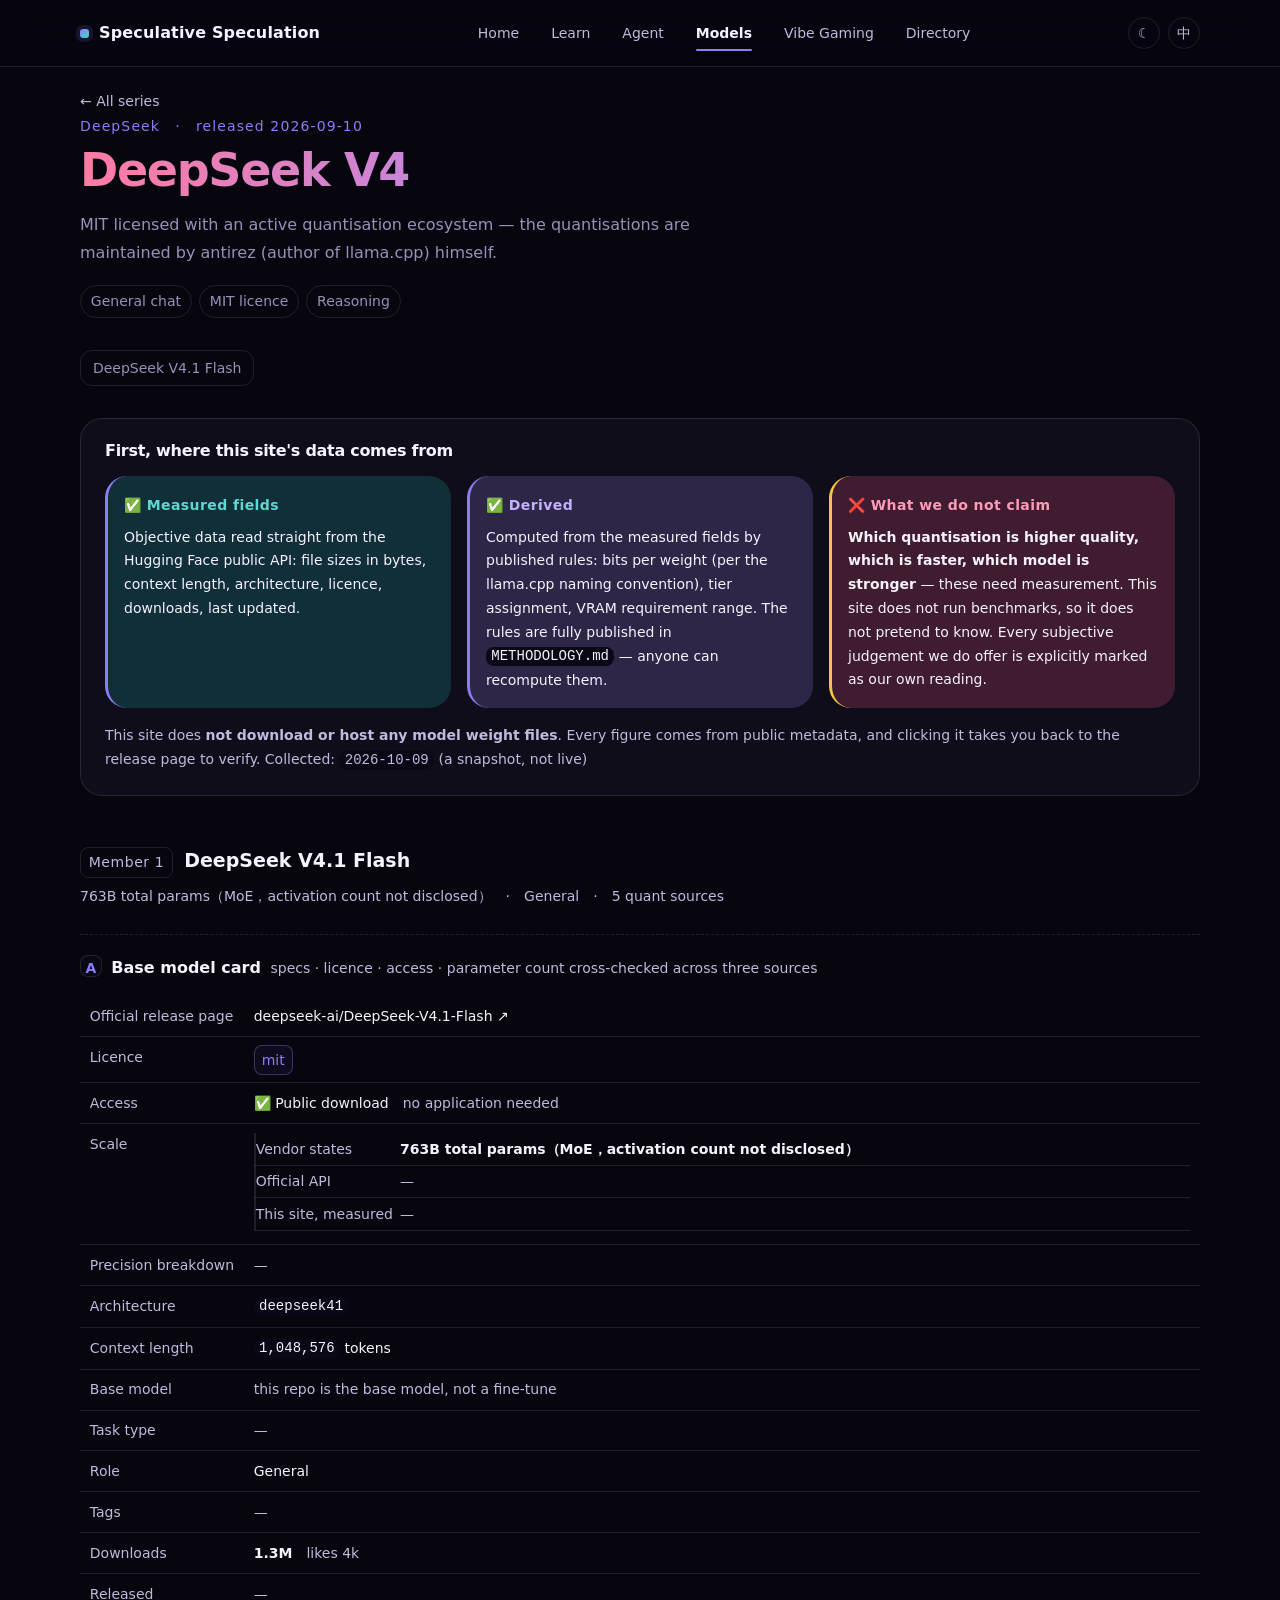
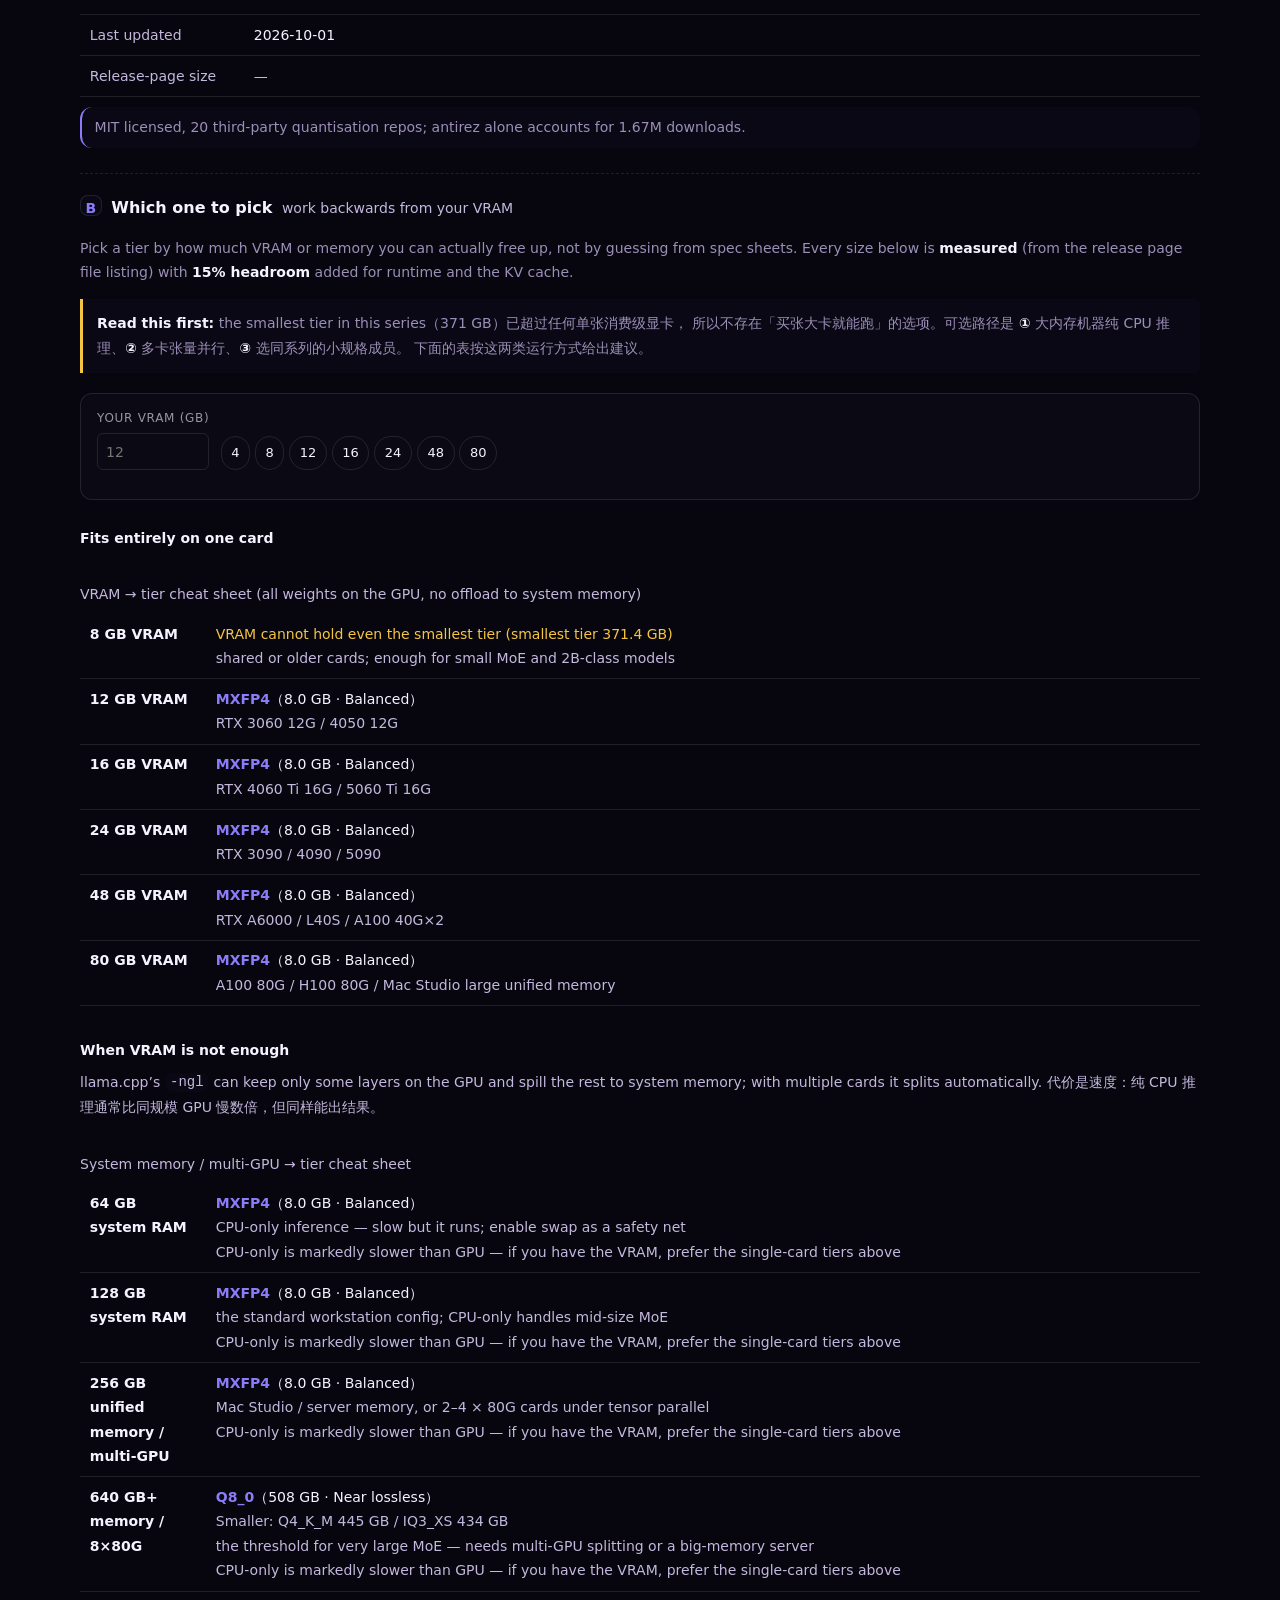
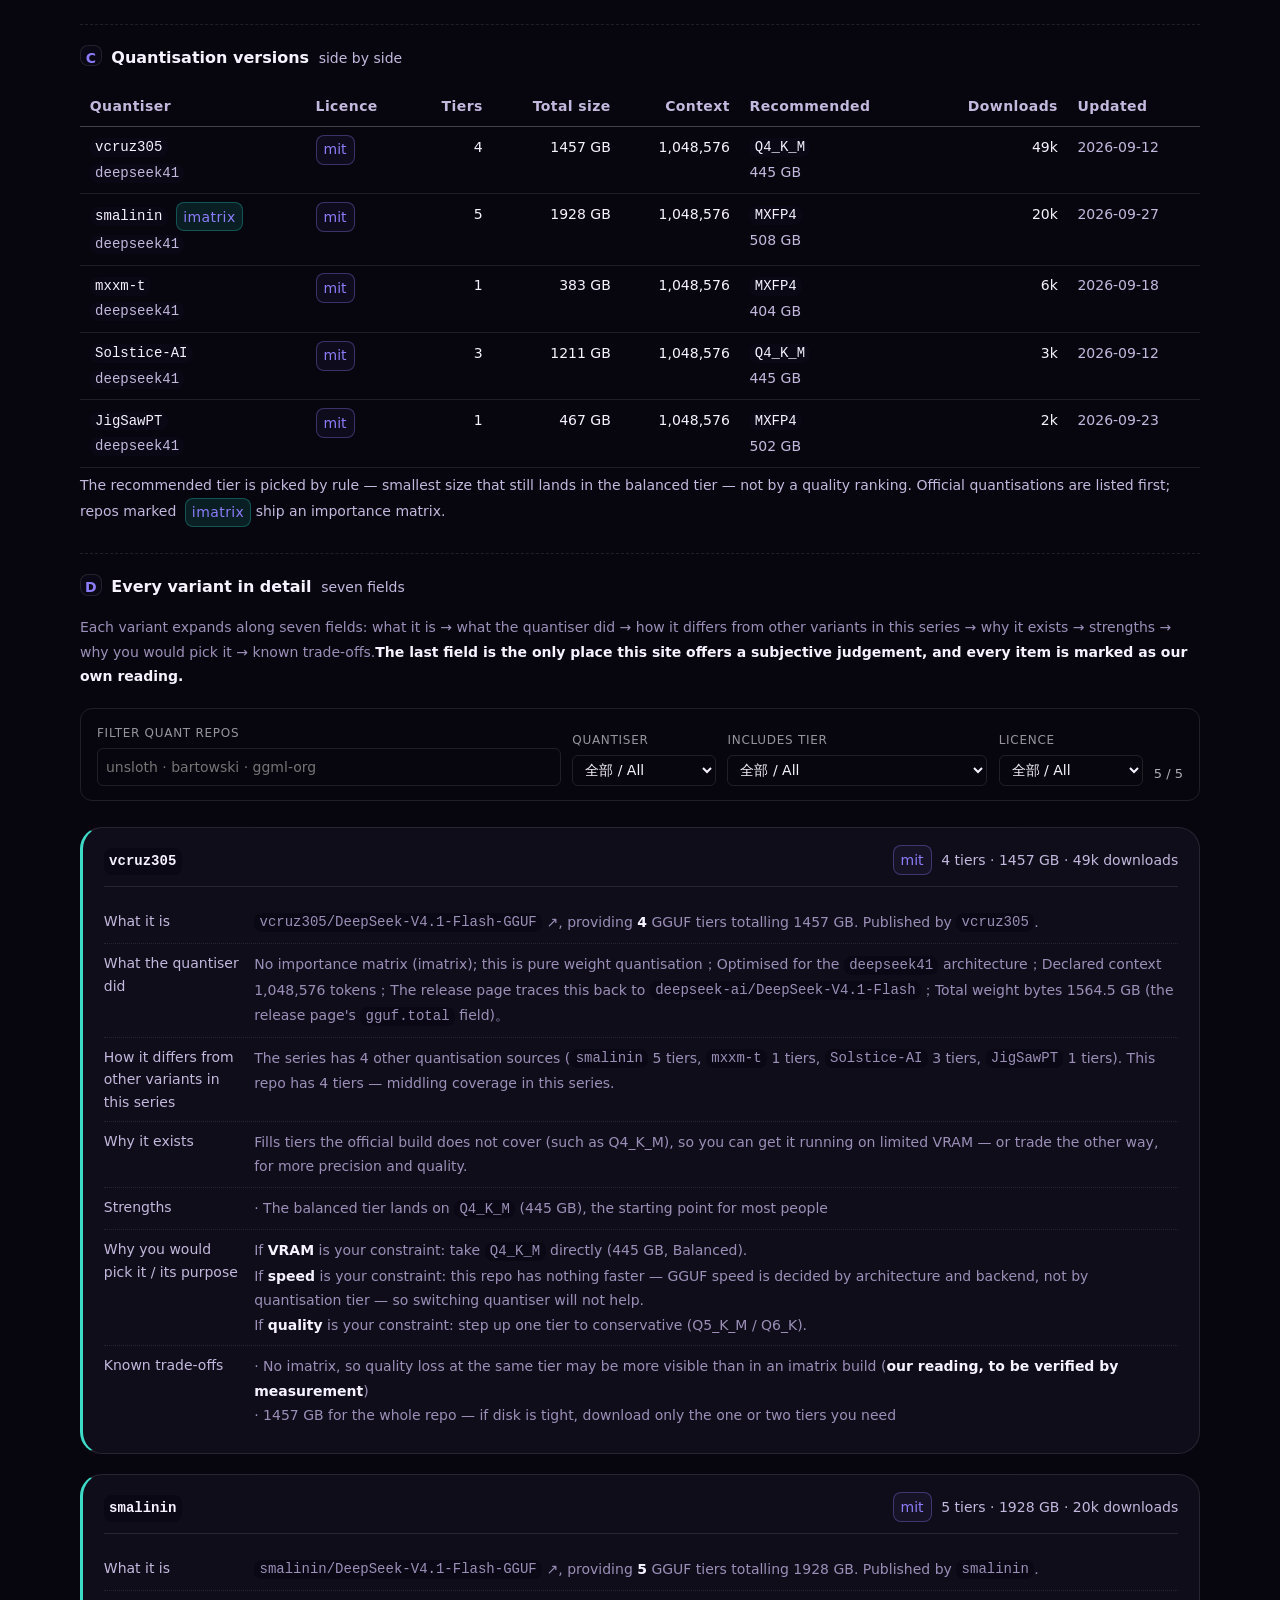
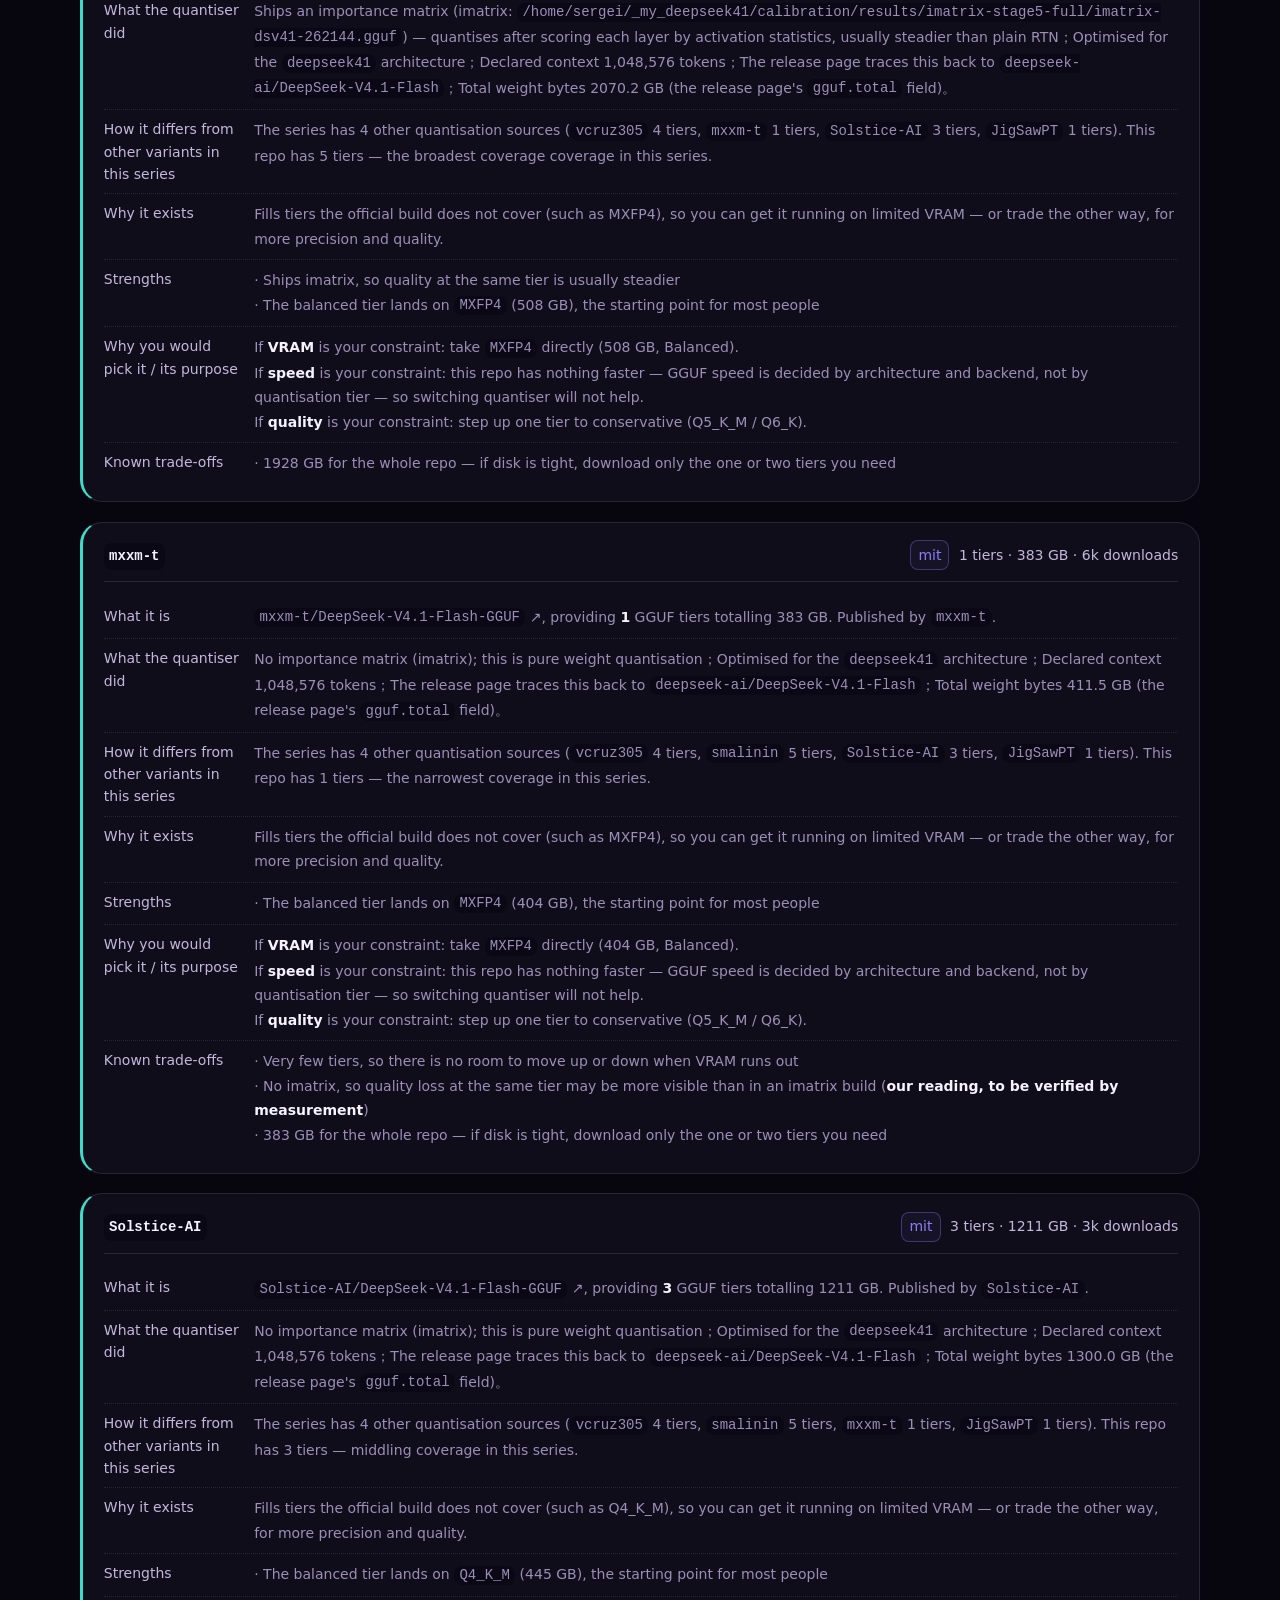
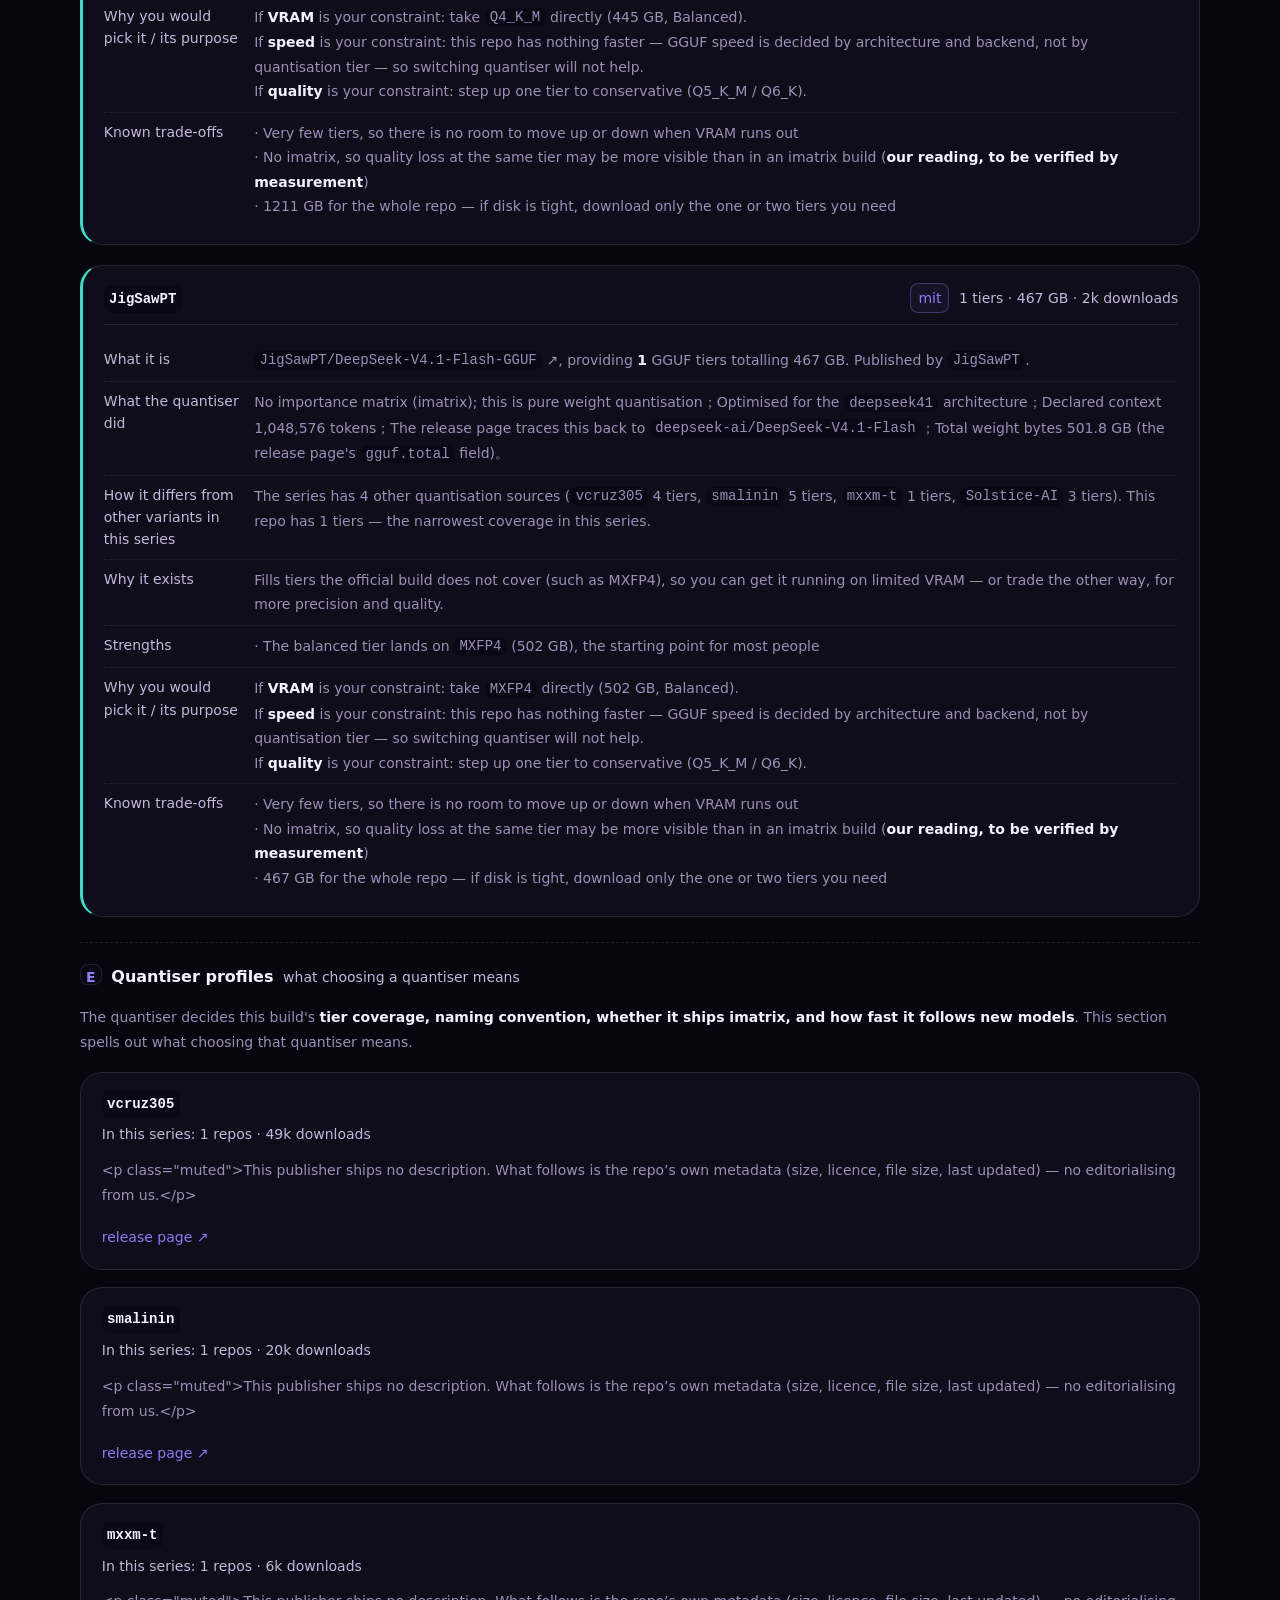
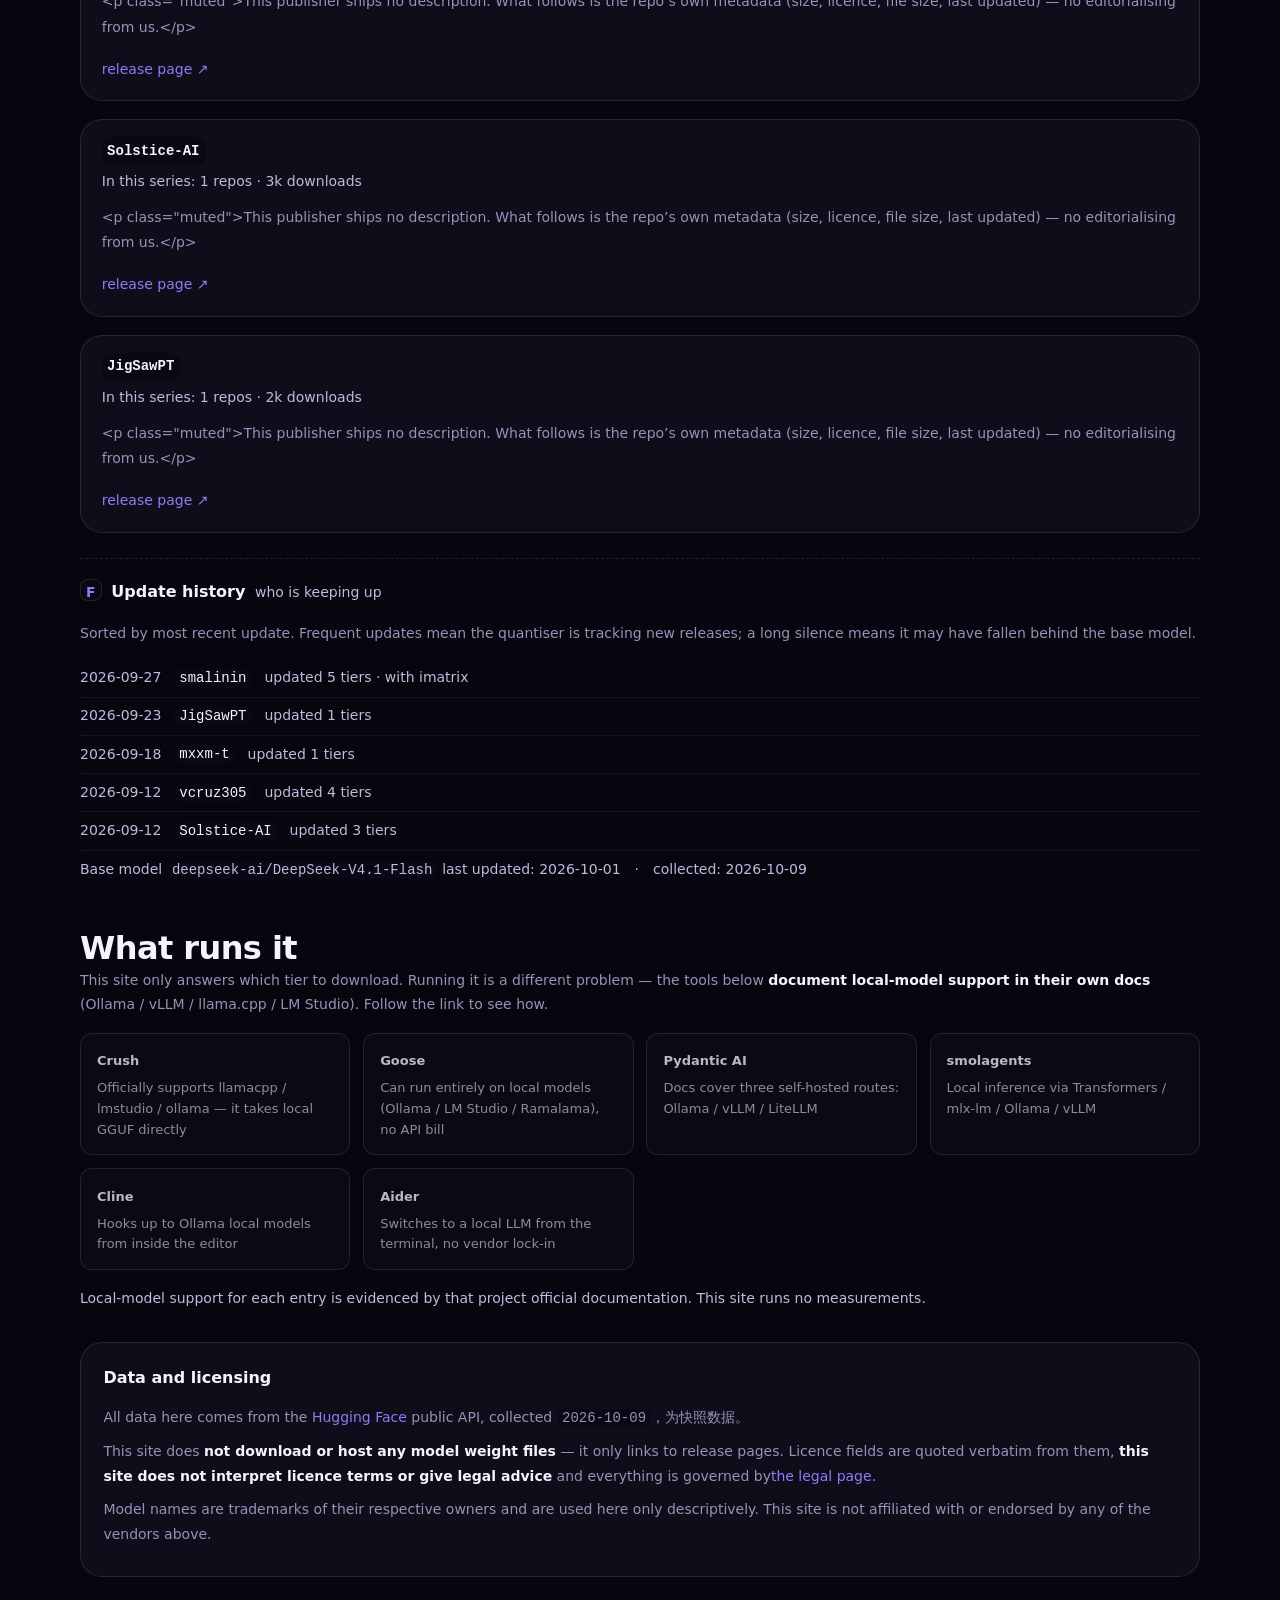
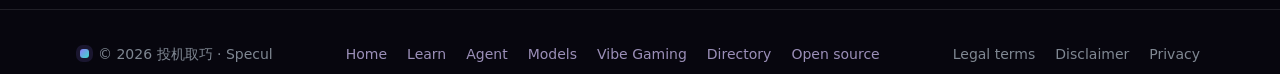
<file: site/series/deepseek-v4/index.html>
<!DOCTYPE html>
<html lang="zh-CN">
<head>
  <meta charset="UTF-8" />
  <meta name="viewport" content="width=device-width, initial-scale=1.0" />
  <title>DeepSeek V4 量化版 · 本地部署</title>
  <meta name="description" content="DeepSeek V4（DeepSeek）的第三方 GGUF 量化版本对比：1 个规格、5 个量化来源，含实测文件体积、许可、上下文长度与选档建议。" />
  <link rel="canonical" href="https://models.specul.com/series/deepseek-v4/" />
  <meta property="og:type" content="website" />
  <meta property="og:site_name" content="DeepSeek V4 量化版 · 本地部署" />
  <meta property="og:url" content="https://models.specul.com/series/deepseek-v4/" />
  <meta property="og:title" content="DeepSeek V4 量化版 · 本地部署" />
  <meta property="og:description" content="DeepSeek V4（DeepSeek）的第三方 GGUF 量化版本对比：1 个规格、5 个量化来源，含实测文件体积、许可、上下文长度与选档建议。" />
  <meta name="theme-color" content="#16121f" />
  <link rel="icon" type="image/svg+xml" href="data:image/svg+xml,%3Csvg xmlns='http://www.w3.org/2000/svg' viewBox='0 0 48 48'%3E%3Cdefs%3E%3ClinearGradient id='g' x1='0' y1='0' x2='1' y2='1'%3E%3Cstop offset='0' stop-color='%238b7cf8'/%3E%3Cstop offset='1' stop-color='%2322d3c5'/%3E%3C/linearGradient%3E%3C/defs%3E%3Crect width='48' height='48' rx='12' fill='%2305080f'/%3E%3Cpath d='M14 32 L24 12 L34 32' fill='none' stroke='url(%23g)' stroke-width='2.4' stroke-linejoin='round'/%3E%3Ccircle cx='24' cy='27' r='2.4' fill='%2322d3c5'/%3E%3C/svg%3E" />
  <link rel="stylesheet" href="../../brand.css" />
  <link rel="stylesheet" href="../../site.css" />
  <script type="application/ld+json">{"@context":"https://schema.org","@type":"Dataset","name":"DeepSeek V4 GGUF 量化版本索引","description":"MIT 许可，量化生态活跃，antirez（llama.cpp 作者）亲自维护量化版。","url":"https://models.specul.com/series/deepseek-v4/","isAccessibleForFree":true,"license":"https://creativecommons.org/publicdomain/zero/1.0/","temporalCoverage":"2026-10-09"}</script>
</head>
<!-- B6（2026-10-09）：--accent 原先在这里被**内联到 body 上**（style="--accent:X"），
     同时头部又写了 :root{--accent:X} —— 两处同一份值，冗余。
     而内联样式会**赢过任何选择器**，于是主题级覆盖（html[data-theme="light"]{--accent:…}）
     完全无效：vg 的引擎名在亮色主题下一直是 1.62:1 的金色，就是因为这条内联。
     现在只保留头部那一处 —— 单一真相源，且可被主题覆盖。
     ⚠ 这段注释里**不能出现反引号**：它在模板字符串内部，反引号会提前结束模板
     （写这段时踩了第 4 次；pitfalls 里早有记录）。 -->
<body class="brand-ambient has-tabbar">
  <a class="t-skip" href="#main"><span data-zh>跳到主要内容</span><span data-en>Skip to main content</span></a>
  <header class="site-header">
    <div class="container site-bar">
      <a class="brand" href="https://specul.com/" title="投机取巧">
        <span class="brand-dot" aria-hidden="true"></span>
        <span class="brand-text">
          <span class="brand-name" id="markName" data-zh-name="投机取巧" data-en-name="Speculative Speculation">投机取巧</span>
          <span class="brand-sub" id="markSub" data-zh-sub="Speculative Speculation" data-en-sub="">Speculative Speculation</span>
        </span>
      </a>
      <nav class="nav-links" aria-label="站点导航">
        <a href="https://specul.com/"><span data-zh>首页</span><span data-en>Home</span></a>
        <a href="https://learn.specul.com/"><span data-zh>学 AI</span><span data-en>Learn</span></a>
        <a href="https://agent.specul.com/"><span data-zh>Agent</span><span data-en>Agent</span></a>
        <a href="https://models.specul.com/" aria-current="page"><span data-zh>本地模型</span><span data-en>Models</span></a>
        <a href="https://vg.specul.com/"><span data-zh>AI 做游戏</span><span data-en>Vibe Gaming</span></a>
        <a href="https://nav.specul.com/"><span data-zh>导航</span><span data-en>Directory</span></a>
      </nav>
      <!-- 2026-10-10：.nav-tools 从 nav 元素**内部**移到外面，与 .nav-links 平级。
           放里面时窄屏下它会跟着链接一起换行：链接占满整行 → 按钮被挤到第三条
           （实测顶栏 134px、按钮组孤零零一行）。移出来后它与品牌同行，
           链接独占第二行居中 —— 这才是下面注释里方案 B 想要的样子。 -->
      <span class="nav-tools">
        <button class="icon-btn" id="themeBtn" type="button" aria-label="切换明暗主题" title="切换明暗主题">☾</button>
        <button class="icon-btn" id="langBtn" type="button" aria-label="Switch language" title="Switch language">EN</button>
      </span>
      <!-- B6（2026-10-09）：窄屏（≤900px）下 .nav-links 会隐藏，这个汉堡是替代入口。
           行为在共享 brand.js 里（一处实现、六站共用），样式在共享 brand.css。
           无脚本时 CSS 不会显示它，而是把 .nav-links 在窄屏放出来 —— 不会出现
           「导航被藏进一个点了没反应的按钮」。 -->
      <button class="nav-burger" type="button" aria-label="打开菜单" aria-expanded="false" aria-controls="navDrawer">
        <i></i><i></i><i></i>
      </button>
    </div>
  </header>
  <div class="nav-scrim"></div>
  <aside class="nav-drawer" id="navDrawer" aria-hidden="true" aria-label="站点导航">
    <div class="nav-drawer-h">
      <span class="brand-name"><span data-zh>投机取巧</span><span data-en>Speculative Speculation</span></span>
      <span class="brand-sub" data-zh-sub="Speculative Speculation" data-en-sub="">Speculative Speculation</span>
      <button class="nav-dclose" type="button" aria-label="关闭">×</button>
    </div>
    <nav class="nav-drawer-list">
      <a href="https://specul.com/"><span><span data-zh>首页</span><span data-en>Home</span></span><span class="ar" aria-hidden="true">→</span></a>
      <a href="https://learn.specul.com/"><span><span data-zh>学 AI</span><span data-en>Learn</span></span><span class="ar" aria-hidden="true">→</span></a>
      <a href="https://agent.specul.com/"><span><span data-zh>Agent</span><span data-en>Agent</span></span><span class="ar" aria-hidden="true">→</span></a>
      <a href="https://models.specul.com/" aria-current="page"><span><span data-zh>本地模型</span><span data-en>Models</span></span><span class="ar" aria-hidden="true">→</span></a>
      <a href="https://vg.specul.com/"><span><span data-zh>AI 做游戏</span><span data-en>Vibe Gaming</span></span><span class="ar" aria-hidden="true">→</span></a>
      <a href="https://nav.specul.com/"><span><span data-zh>导航</span><span data-en>Directory</span></span><span class="ar" aria-hidden="true">→</span></a>
    </nav>
    <div class="nav-drawer-foot">
      <p><span data-zh>6 个站，各管一件事</span><span data-en>Six sites, one job each</span></p>
      <nav><a href="https://specul.com/legal.html"><span data-zh>法律条款</span><span data-en>Legal terms</span></a></nav>
    </div>
  </aside>
  <main id="main">
  <div class="container">
    <nav class="crumbs"><a href="https://models.specul.com/">← <span data-zh>全部系列</span><span data-en>All series</span></a></nav>
    <header class="page-head">
      <p class="eyebrow"><span data-zh>DeepSeek</span><span data-en>DeepSeek</span>　·　<span data-zh>发布于</span><span data-en>released</span> 2026-09-10</p>
      <h1><span data-zh>DeepSeek V4</span><span data-en>DeepSeek V4</span></h1>
      <p class="lede"><span data-zh>MIT 许可，量化生态活跃，antirez（llama.cpp 作者）亲自维护量化版。</span><span data-en>MIT licensed with an active quantisation ecosystem — the quantisations are maintained by antirez (author of llama.cpp) himself.</span></p>
      <ul class="pos"><li><span data-zh>通用对话</span><span data-en>General chat</span></li><li><span data-zh>MIT 许可</span><span data-en>MIT licence</span></li><li><span data-zh>推理</span><span data-en>Reasoning</span></li></ul>
      <nav class="member-nav"><a href="#m0"><span data-zh>DeepSeek V4.1 Flash</span><span data-en>DeepSeek V4.1 Flash</span></a></nav>
    </header>
    <section class="trust">
      <h2><span data-zh>先说清楚：这个站的数据怎么来的</span><span data-en>First, where this site's data comes from</span></h2>
      <div class="trust-grid">
        <div class="trust-item t-a">
          <span class="trust-tag">✅ <span data-zh>实测字段</span><span data-en>Measured fields</span></span>
          <p><span data-zh>直接从 Hugging Face 公开 API 读取的客观数据：文件体积（字节）、上下文长度、架构、许可、下载量、更新时间。</span><span data-en>Objective data read straight from the Hugging Face public API: file sizes in bytes, context length, architecture, licence, downloads, last updated.</span></p>
        </div>
        <div class="trust-item t-b">
          <span class="trust-tag">✅ <span data-zh>推导</span><span data-en>Derived</span></span>
          <p><span data-zh>由实测字段按公开规则算出：每权重比特数（依 llama.cpp 命名标准）、档位归属、显存需求区间。推导规则在</span><span data-en>Computed from the measured fields by published rules: bits per weight (per the llama.cpp naming convention), tier assignment, VRAM requirement range. The rules are fully published in</span> <code>METHODOLOGY.md</code><span data-zh> 完整公开，任何人可复算。</span><span data-en> — anyone can recompute them.</span></p>
        </div>
        <div class="trust-item t-c">
          <span class="trust-tag">❌ <span data-zh>我们不说的</span><span data-en>What we do not claim</span></span>
          <p><span data-zh><b>哪个量化质量更高、哪个更快、哪个模型更强</b>——这些需要实测，本站不跑 benchmark，所以不装作知道。凡我们给出的主观判断，一律显式标注「我们的口径」。</span><span data-en><b>Which quantisation is higher quality, which is faster, which model is stronger</b> — these need measurement. This site does not run benchmarks, so it does not pretend to know. Every subjective judgement we do offer is explicitly marked as our own reading.</span></p>
        </div>
      </div>
      <p class="trust-foot">
        <span data-zh>本站</span><span data-en>This site does</span> <b><span data-zh>不下载、不托管任何模型权重文件</span><span data-en>not download or host any model weight files</span></b><span data-zh>。所有数字都来自公开元数据，点击即可回到发布页核对。</span><span data-en>. Every figure comes from public metadata, and clicking it takes you back to the release page to verify.</span>
        <span data-zh>采集时间</span><span data-en>Collected</span>: <code>2026-10-09</code><span data-zh>（数据快照，非实时）</span><span data-en> (a snapshot, not live)</span>
      </p>
    </section>
      <section class="member" id="m0">
        <h3><span class="member-idx"><span data-zh>成员</span><span data-en>Member</span> 1</span>DeepSeek V4.1 Flash</h3>
        <p class="member-meta"><span data-zh>763B 总参（MoE，激活数未公开）</span><span data-en>763B total params（MoE，activation count not disclosed）</span>　·　<span data-zh>通用主力</span><span data-en>General</span>　·　<span data-zh>5 个量化来源</span><span data-en>5 quant sources</span></p>
        <div class="block" id="a0">
          <h4><span class="blk">A</span><span data-zh>基础模型卡</span><span data-en>Base model card</span> <small><span data-zh>规格 · 许可 · 访问门槛 · 参数量三来源交叉核对</span><span data-en>specs · licence · access · parameter count cross-checked across three sources</span></small></h4>
      <table class="kv">
        <tr><th><span data-zh>官方发布页</span><span data-en>Official release page</span></th><td><a href="https://huggingface.co/deepseek-ai/DeepSeek-V4.1-Flash" target="_blank" rel="noopener">deepseek-ai/DeepSeek-V4.1-Flash ↗</a><br><span class="muted small"></span></td></tr>
        <tr><th><span data-zh>许可</span><span data-en>Licence</span></th><td><a class="lic lic-loose" href="https://huggingface.co/search?license=mit" target="_blank" rel="noopener">mit</a></td></tr>
        <tr><th><span data-zh>访问门槛</span><span data-en>Access</span></th><td><span data-zh>✅ 公开下载　<span class="muted">无需申请</span></span><span data-en>✅ Public download　<span class="muted">no application needed</span></span></td></tr>
        <tr><th><span data-zh>规模</span><span data-en>Scale</span></th><td><table class="kv kv-nested">
        <tbody>
          <tr><th><span data-zh>官网标注</span><span data-en>Vendor states</span></th><td><b><span data-zh>763B 总参（MoE，激活数未公开）</span><span data-en>763B total params（MoE，activation count not disclosed）</span></b></td></tr>
          <tr><th><span data-zh>官方 API 申报</span><span data-en>Official API</span></th><td><span class="muted">—</span></td></tr>
          <tr><th><span data-zh>本站实测反推</span><span data-en>This site, measured</span></th><td><span class="muted">—</span></td></tr>
        </tbody>
      </table></td></tr>
        <tr><th><span data-zh>权重精度构成</span><span data-en>Precision breakdown</span></th><td><span class="muted">—</span></td></tr>
        <tr><th><span data-zh>架构</span><span data-en>Architecture</span></th><td><code>deepseek41</code></td></tr>
        <tr><th><span data-zh>上下文长度</span><span data-en>Context length</span></th><td><code>1,048,576</code> tokens</td></tr>
        <tr><th><span data-zh>基座</span><span data-en>Base model</span></th><td><span data-zh><span class="muted">本仓即基座（不是微调版）</span></span><span data-en><span class="muted">this repo is the base model, not a fine-tune</span></span></td></tr>
        <tr><th><span data-zh>任务类型</span><span data-en>Task type</span></th><td><span class="muted">—</span></td></tr>
        <tr><th><span data-zh>定位</span><span data-en>Role</span></th><td><span data-zh>通用主力</span><span data-en>General</span></td></tr>
        <tr><th><span data-zh>标签</span><span data-en>Tags</span></th><td><span class="muted">—</span></td></tr>
        <tr><th><span data-zh>官方下载量</span><span data-en>Downloads</span></th><td><b>1.3M</b>　<span class="muted"><span data-zh>点赞</span><span data-en>likes</span> 4k</span></td></tr>
        <tr><th><span data-zh>发布日</span><span data-en>Released</span></th><td><span class="muted">—</span></td></tr>
        <tr><th><span data-zh>最近更新</span><span data-en>Last updated</span></th><td>2026-10-01</td></tr>
        <tr><th><span data-zh>发布页体积</span><span data-en>Release-page size</span></th><td><span class="muted">—</span></td></tr>
      </table>
            <p class="member-note"><span data-zh>MIT 许可，20 个第三方量化仓，antirez 一家 1.67M 下载。</span><span data-en>MIT licensed, 20 third-party quantisation repos; antirez alone accounts for 1.67M downloads.</span></p>
        </div>
        <div class="block" id="b0">
          <h4><span class="blk">B</span><span data-zh>该选哪个</span><span data-en>Which one to pick</span> <small><span data-zh>按你的显存倒推</span><span data-en>work backwards from your VRAM</span></small></h4>
      <p class="block-lead"><span data-zh>按「你实际能腾出多少显存或内存」选档位，而不是按参数猜。下面每档的体积都是<b>实测值</b>（来自发布页文件列表），<b>加权 15% 余量</b>给运行时与 KV cache。</span><span data-en>Pick a tier by how much VRAM or memory you can actually free up, not by guessing from spec sheets. Every size below is <b>measured</b> (from the release page file listing) with <b>15% headroom</b> added for runtime and the KV cache.</span></p>
      <p class="warn-note"><span data-zh><b>先看这一条：</b>本系列最小档</span><span data-en><b>Read this first:</b> the smallest tier in this series</span>（371 GB）已超过任何单张消费级显卡，
        所以<span class="nowrap">不存在「买张大卡就能跑」的选项</span>。可选路径是
        <b>①</b> 大内存机器纯 CPU 推理、<b>②</b> 多卡张量并行、<b>③</b> 选同系列的小规格成员。
        下面的表按这两类运行方式给出建议。</p>
      <div class="vramtool">
        <div class="vt-row">
          <label class="vt-f"><span class="vt-h"><span data-zh>你的显存（GB）</span><span data-en>Your VRAM (GB)</span></span>
            <input type="number" class="vt-in" min="1" max="1024" step="1" inputmode="numeric" placeholder="12"></label>
          <span class="vt-quick"><button type="button" class="vt-preset" data-gb="4">4</button><button type="button" class="vt-preset" data-gb="8">8</button><button type="button" class="vt-preset" data-gb="12">12</button><button type="button" class="vt-preset" data-gb="16">16</button><button type="button" class="vt-preset" data-gb="24">24</button><button type="button" class="vt-preset" data-gb="48">48</button><button type="button" class="vt-preset" data-gb="80">80</button></span>
        </div>
        <div class="vt-out" aria-live="polite"></div>
        <script type="application/json" class="vt-data">[{"q":"MXFP4","g":7.97,"t":"平衡档","u":"https://huggingface.co/mxxm-t/DeepSeek-V4.1-Flash-GGUF","b":"mxxm-t","rp":"mxxm-t/DeepSeek-V4.1-Flash-GGUF"},{"q":"Q2_K","g":264.52,"t":"极限压缩","u":"https://huggingface.co/vcruz305/DeepSeek-V4.1-Flash-GGUF","b":"vcruz305","rp":"vcruz305/DeepSeek-V4.1-Flash-GGUF"},{"q":"Q3_K_M","g":347.27,"t":"长上下文优先","u":"https://huggingface.co/vcruz305/DeepSeek-V4.1-Flash-GGUF","b":"vcruz305","rp":"vcruz305/DeepSeek-V4.1-Flash-GGUF"},{"q":"IQ2_XXS","g":371.44,"t":"极限压缩","u":"https://huggingface.co/smalinin/DeepSeek-V4.1-Flash-GGUF","b":"smalinin","rp":"smalinin/DeepSeek-V4.1-Flash-GGUF"},{"q":"IQ3_XS","g":434.02,"t":"长上下文优先","u":"https://huggingface.co/smalinin/DeepSeek-V4.1-Flash-GGUF","b":"smalinin","rp":"smalinin/DeepSeek-V4.1-Flash-GGUF"},{"q":"Q4_K_M","g":444.74,"t":"平衡档","u":"https://huggingface.co/vcruz305/DeepSeek-V4.1-Flash-GGUF","b":"vcruz305","rp":"vcruz305/DeepSeek-V4.1-Flash-GGUF"},{"q":"Q8_0","g":507.95,"t":"近似无损","u":"https://huggingface.co/vcruz305/DeepSeek-V4.1-Flash-GGUF","b":"vcruz305","rp":"vcruz305/DeepSeek-V4.1-Flash-GGUF"}]</script>
      </div>
      <h3 class="budget-h"><span data-zh>单卡全量装得下</span><span data-en>Fits entirely on one card</span></h3>
      <table class="budget">
        <caption><span data-zh>显存 → 档位速查（权重全部放显存，不卸载到系统内存）</span><span data-en>VRAM → tier cheat sheet (all weights on the GPU, no offload to system memory)</span></caption>
        <tbody>
        <tr><th><span data-zh>8 GB 显存</span><span data-en>8 GB VRAM</span></th><td class="no-fit"><span data-zh>显存装不下最小档</span><span data-en>VRAM cannot hold even the smallest tier</span><span data-zh>（最小 371.4 GB）</span><span data-en> (smallest tier 371.4 GB)</span><br><span class="muted"><span data-zh>共享显卡 / 老卡，够跑小MoE 与 2B 级</span><span data-en>shared or older cards; enough for small MoE and 2B-class models</span></span></td></tr>
        <tr>
          <th><span data-zh>12 GB 显存</span><span data-en>12 GB VRAM</span></th>
          <td>
            <b>MXFP4</b>（8.0 GB · <span data-zh>平衡档</span><span data-en>Balanced</span>）
            
            <br><span class="muted"><span data-zh>RTX 3060 12G / 4050 12G</span><span data-en>RTX 3060 12G / 4050 12G</span></span>
          </td>
        </tr>
        <tr>
          <th><span data-zh>16 GB 显存</span><span data-en>16 GB VRAM</span></th>
          <td>
            <b>MXFP4</b>（8.0 GB · <span data-zh>平衡档</span><span data-en>Balanced</span>）
            
            <br><span class="muted"><span data-zh>RTX 4060 Ti 16G / 5060 Ti 16G</span><span data-en>RTX 4060 Ti 16G / 5060 Ti 16G</span></span>
          </td>
        </tr>
        <tr>
          <th><span data-zh>24 GB 显存</span><span data-en>24 GB VRAM</span></th>
          <td>
            <b>MXFP4</b>（8.0 GB · <span data-zh>平衡档</span><span data-en>Balanced</span>）
            
            <br><span class="muted"><span data-zh>RTX 3090 / 4090 / 5090</span><span data-en>RTX 3090 / 4090 / 5090</span></span>
          </td>
        </tr>
        <tr>
          <th><span data-zh>48 GB 显存</span><span data-en>48 GB VRAM</span></th>
          <td>
            <b>MXFP4</b>（8.0 GB · <span data-zh>平衡档</span><span data-en>Balanced</span>）
            
            <br><span class="muted"><span data-zh>RTX A6000 / L40S / A100 40G×2</span><span data-en>RTX A6000 / L40S / A100 40G×2</span></span>
          </td>
        </tr>
        <tr>
          <th><span data-zh>80 GB 显存</span><span data-en>80 GB VRAM</span></th>
          <td>
            <b>MXFP4</b>（8.0 GB · <span data-zh>平衡档</span><span data-en>Balanced</span>）
            
            <br><span class="muted"><span data-zh>A100 80G / H100 80G / Mac Studio 大统一内存</span><span data-en>A100 80G / H100 80G / Mac Studio large unified memory</span></span>
          </td>
        </tr>
        </tbody>
      </table>
      <h3 class="budget-h"><span data-zh>显存不够时的替代路径</span><span data-en>When VRAM is not enough</span></h3>
      <p class="muted small"><span data-zh>llama.cpp 的</span><span data-en>llama.cpp’s</span> <code>-ngl</code> <span data-zh>可以只把部分层放显存、其余落系统内存；多卡则自动切分。</span><span data-en>can keep only some layers on the GPU and spill the rest to system memory; with multiple cards it splits automatically.</span>
        代价是速度：纯 CPU 推理通常比同规模 GPU 慢数倍，但同样能出结果。</p>
      <table class="budget">
        <caption><span data-zh>系统内存 / 多卡 → 档位速查</span><span data-en>System memory / multi-GPU → tier cheat sheet</span></caption>
        <tbody>
        <tr>
          <th><span data-zh>64 GB 系统内存</span><span data-en>64 GB system RAM</span></th>
          <td>
            <b>MXFP4</b>（8.0 GB · <span data-zh>平衡档</span><span data-en>Balanced</span>）
            
            <br><span class="muted"><span data-zh>纯 CPU 推理，速度慢但可跑；建议开swap 兜底</span><span data-en>CPU-only inference — slow but it runs; enable swap as a safety net</span></span><span data-zh><br><span class="muted small">纯 CPU 会明显慢于 GPU；若显存够，优先用上面的单卡档</span></span><span data-en><br><span class="muted small">CPU-only is markedly slower than GPU — if you have the VRAM, prefer the single-card tiers above</span></span>
          </td>
        </tr>
        <tr>
          <th><span data-zh>128 GB 系统内存</span><span data-en>128 GB system RAM</span></th>
          <td>
            <b>MXFP4</b>（8.0 GB · <span data-zh>平衡档</span><span data-en>Balanced</span>）
            
            <br><span class="muted"><span data-zh>工作站标准配置，纯 CPU 可跑中等规模 MoE</span><span data-en>the standard workstation config; CPU-only handles mid-size MoE</span></span><span data-zh><br><span class="muted small">纯 CPU 会明显慢于 GPU；若显存够，优先用上面的单卡档</span></span><span data-en><br><span class="muted small">CPU-only is markedly slower than GPU — if you have the VRAM, prefer the single-card tiers above</span></span>
          </td>
        </tr>
        <tr>
          <th><span data-zh>256 GB 统一内存 / 多卡</span><span data-en>256 GB unified memory / multi-GPU</span></th>
          <td>
            <b>MXFP4</b>（8.0 GB · <span data-zh>平衡档</span><span data-en>Balanced</span>）
            
            <br><span class="muted"><span data-zh>Mac Studio / 服务器内存，或 2~4 张 80G 卡张量并行</span><span data-en>Mac Studio / server memory, or 2–4 × 80G cards under tensor parallel</span></span><span data-zh><br><span class="muted small">纯 CPU 会明显慢于 GPU；若显存够，优先用上面的单卡档</span></span><span data-en><br><span class="muted small">CPU-only is markedly slower than GPU — if you have the VRAM, prefer the single-card tiers above</span></span>
          </td>
        </tr>
        <tr>
          <th><span data-zh>640 GB+ 内存 / 8×80G</span><span data-en>640 GB+ memory / 8×80G</span></th>
          <td>
            <b>Q8_0</b>（508 GB · <span data-zh>近似无损</span><span data-en>Near lossless</span>）
            <br><span class="muted"><span data-zh>更省：</span><span data-en>Smaller: </span>Q4_K_M 445 GB / IQ3_XS 434 GB</span>
            <br><span class="muted"><span data-zh>超大 MoE 的门槛，需要多卡切分或大内存服务器</span><span data-en>the threshold for very large MoE — needs multi-GPU splitting or a big-memory server</span></span><span data-zh><br><span class="muted small">纯 CPU 会明显慢于 GPU；若显存够，优先用上面的单卡档</span></span><span data-en><br><span class="muted small">CPU-only is markedly slower than GPU — if you have the VRAM, prefer the single-card tiers above</span></span>
          </td>
        </tr>
        </tbody>
      </table>
      <span data-zh><p class="muted small">本系列档位体积跨度 371 GB → 508 GB。</span><span data-en><p class="muted small">Tier sizes in this series span 371 GB → 508 GB.</span>
        跨度过大说明同一系列的量化选择空间很宽，这正是量化选型的主要收益所在。</p>
      <details class="all-quants">
        <summary><span data-zh>展开：本系列所有档位的实测体积</span><span data-en>Expand: measured sizes for every tier</span>（7 <span data-zh>档</span><span data-en>tiers</span>）</summary>
        <table class="quant-list">
          <thead><tr><th><span data-zh>量化档</span><span data-en>Quant</span></th><th><span data-zh>最小体积</span><span data-en>Min size</span></th><th><span data-zh>每权重比特</span><span data-en>bpw</span></th><th><span data-zh>档位</span><span data-en>Tier</span></th><th><span data-zh>这档意味着什么</span><span data-en>What this tier means</span></th><th><span data-zh>该档文件数 / 体积跨度</span><span data-en>Files in tier / size range</span></th><th>最小体积来源</th></tr></thead>
          <tbody>
            <tr>
              <td><code>IQ2_XXS</code></td>
              <td><b>371 GB</b></td>
              <td>2.13<span class="muted"> bpw</span></td>
              <td><span class="tier tier-4"><span data-zh>极限压缩</span><span data-en>Extreme compression</span></span></td>
              <td class="muted small"><span data-zh>能装下就装，质量明显下降</span><span data-en>Fit it in at the cost of visibly lower quality</span></td>
              <td class="muted small">1 <span data-zh>个</span><span data-en></span></td>
              <td class="muted"><a href="https://huggingface.co/smalinin/DeepSeek-V4.1-Flash-GGUF" target="_blank" rel="noopener">smalinin</a></td>
            </tr>
            <tr>
              <td><code>Q2_K</code></td>
              <td><b>265 GB</b></td>
              <td>2.80<span class="muted"> bpw</span></td>
              <td><span class="tier tier-4"><span data-zh>极限压缩</span><span data-en>Extreme compression</span></span></td>
              <td class="muted small"><span data-zh>能装下就装，质量明显下降</span><span data-en>Fit it in at the cost of visibly lower quality</span></td>
              <td class="muted small">3 <span data-zh>个</span><span data-en></span> · 265 GB~413 GB</td>
              <td class="muted"><a href="https://huggingface.co/vcruz305/DeepSeek-V4.1-Flash-GGUF" target="_blank" rel="noopener">vcruz305</a></td>
            </tr>
            <tr>
              <td><code>IQ3_XS</code></td>
              <td><b>434 GB</b></td>
              <td>3.36<span class="muted"> bpw</span></td>
              <td><span class="tier tier-3"><span data-zh>长上下文优先</span><span data-en>Long context first</span></span></td>
              <td class="muted small"><span data-zh>KV 缓存也吃紧时的选择</span><span data-en>The pick when the KV cache is also tight</span></td>
              <td class="muted small">1 <span data-zh>个</span><span data-en></span></td>
              <td class="muted"><a href="https://huggingface.co/smalinin/DeepSeek-V4.1-Flash-GGUF" target="_blank" rel="noopener">smalinin</a></td>
            </tr>
            <tr>
              <td><code>Q3_K_M</code></td>
              <td><b>347 GB</b></td>
              <td>3.55<span class="muted"> bpw</span></td>
              <td><span class="tier tier-3"><span data-zh>长上下文优先</span><span data-en>Long context first</span></span></td>
              <td class="muted small"><span data-zh>KV 缓存也吃紧时的选择</span><span data-en>The pick when the KV cache is also tight</span></td>
              <td class="muted small">2 <span data-zh>个</span><span data-en></span></td>
              <td class="muted"><a href="https://huggingface.co/vcruz305/DeepSeek-V4.1-Flash-GGUF" target="_blank" rel="noopener">vcruz305</a></td>
            </tr>
            <tr>
              <td><code>MXFP4</code></td>
              <td><b>8.0 GB</b></td>
              <td>4.25<span class="muted"> bpw</span></td>
              <td><span class="tier tier-2"><span data-zh>平衡档</span><span data-en>Balanced</span></span></td>
              <td class="muted small"><span data-zh>默认推荐，质量和体积的折中点</span><span data-en>The default recommendation — the compromise between quality and size</span></td>
              <td class="muted small">4 <span data-zh>个</span><span data-en></span> · 8.0 GB~508 GB</td>
              <td class="muted"><a href="https://huggingface.co/mxxm-t/DeepSeek-V4.1-Flash-GGUF" target="_blank" rel="noopener">mxxm-t</a></td>
            </tr>
            <tr>
              <td><code>Q4_K_M</code></td>
              <td><b>445 GB</b></td>
              <td>4.85<span class="muted"> bpw</span></td>
              <td><span class="tier tier-2"><span data-zh>平衡档</span><span data-en>Balanced</span></span></td>
              <td class="muted small"><span data-zh>默认推荐，质量和体积的折中点</span><span data-en>The default recommendation — the compromise between quality and size</span></td>
              <td class="muted small">2 <span data-zh>个</span><span data-en></span></td>
              <td class="muted"><a href="https://huggingface.co/vcruz305/DeepSeek-V4.1-Flash-GGUF" target="_blank" rel="noopener">vcruz305</a></td>
            </tr>
            <tr>
              <td><code>Q8_0</code></td>
              <td><b>508 GB</b></td>
              <td>8.50<span class="muted"> bpw</span></td>
              <td><span class="tier tier-0"><span data-zh>近似无损</span><span data-en>Near lossless</span></span></td>
              <td class="muted small"><span data-zh>体积接近原始精度</span><span data-en>Size close to the original precision</span></td>
              <td class="muted small">2 <span data-zh>个</span><span data-en></span></td>
              <td class="muted"><a href="https://huggingface.co/vcruz305/DeepSeek-V4.1-Flash-GGUF" target="_blank" rel="noopener">vcruz305</a></td>
            </tr>
          </tbody>
        </table>
        <p class="muted small"><span data-zh>「每权重比特」是按 llama.cpp 公开命名标准从文件名推导的，同一档位在不同模型上的真实值会略有差异。这是</span><span data-en>Bits per weight is derived from the filename by llama.cpp’s published naming convention; the real value varies slightly between models at the same tier. This is</span> <b><span data-zh>B 级推导</span><span data-en>grade-B derived</span></b><span data-zh>，不是实测值。</span><span data-en> — not a measured value.</span></p>
        <p class="muted small"><span data-zh><b>关于「最小体积」与「变体」：</b></span><span data-en><b>On "smallest size" and "variants":</b></span>同名档位下可能有多个不同文件
          （不同量化者的实现差异，或带 <code>-AD-</code> 混合精度、<code>-PLEQ4_0</code> 上下文扩展、
          <code>-DENSE</code> 等后缀的特殊变体）。上表取的是该档<b>最省的可行体积</b>，
          「体积跨度」列给出该档实际的体积范围——跨度大说明该档内部差异明显，
          选具体文件时请以跨度上界为准。</p>
      </details>
        </div>
        <div class="block" id="c0">
          <h4><span class="blk">C</span><span data-zh>量化版本总表</span><span data-en>Quantisation versions</span> <small><span data-zh>横向对比</span><span data-en>side by side</span></small></h4>
      <table class="variants">
        <thead>
          <tr>
            <th><span data-zh>量化者</span><span data-en>Quantiser</span></th><th><span data-zh>许可</span><span data-en>Licence</span></th><th class="num"><span data-zh>档数</span><span data-en>Tiers</span></th><th class="num"><span data-zh>总体积</span><span data-en>Total size</span></th>
            <th class="num"><span data-zh>上下文</span><span data-en>Context</span></th><th><span data-zh>建议档</span><span data-en>Recommended</span></th><th class="num"><span data-zh>下载量</span><span data-en>Downloads</span></th><th><span data-zh>更新</span><span data-en>Updated</span></th>
          </tr>
        </thead>
        <tbody>
          <tr>
            <td>
              <a href="https://huggingface.co/vcruz305/DeepSeek-V4.1-Flash-GGUF" target="_blank" rel="noopener"><code>vcruz305</code></a>
              
              <br><span class="muted small"><code>deepseek41</code></span>
            </td>
            <td><a class="lic lic-loose" href="https://huggingface.co/search?license=mit" target="_blank" rel="noopener">mit</a></td>
            <td class="num">4</td>
            <td class="num">1457 GB</td>
            <td class="num">1,048,576</td>
            <td><code>Q4_K_M</code><br><span class="muted small">445 GB</span></td>
            <td class="num">49k</td>
            <td class="muted small">2026-09-12</td>
          </tr>
          <tr>
            <td>
              <a href="https://huggingface.co/smalinin/DeepSeek-V4.1-Flash-GGUF" target="_blank" rel="noopener"><code>smalinin</code></a>
              <span data-zh><span class="badge badge-im" title="带重要性矩阵，量化质量通常更稳">imatrix</span></span><span data-en><span class="badge badge-im" title="Ships an importance matrix, so quality is usually steadier">imatrix</span></span>
              <br><span class="muted small"><code>deepseek41</code></span>
            </td>
            <td><a class="lic lic-loose" href="https://huggingface.co/search?license=mit" target="_blank" rel="noopener">mit</a></td>
            <td class="num">5</td>
            <td class="num">1928 GB</td>
            <td class="num">1,048,576</td>
            <td><code>MXFP4</code><br><span class="muted small">508 GB</span></td>
            <td class="num">20k</td>
            <td class="muted small">2026-09-27</td>
          </tr>
          <tr>
            <td>
              <a href="https://huggingface.co/mxxm-t/DeepSeek-V4.1-Flash-GGUF" target="_blank" rel="noopener"><code>mxxm-t</code></a>
              
              <br><span class="muted small"><code>deepseek41</code></span>
            </td>
            <td><a class="lic lic-loose" href="https://huggingface.co/search?license=mit" target="_blank" rel="noopener">mit</a></td>
            <td class="num">1</td>
            <td class="num">383 GB</td>
            <td class="num">1,048,576</td>
            <td><code>MXFP4</code><br><span class="muted small">404 GB</span></td>
            <td class="num">6k</td>
            <td class="muted small">2026-09-18</td>
          </tr>
          <tr>
            <td>
              <a href="https://huggingface.co/Solstice-AI/DeepSeek-V4.1-Flash-GGUF" target="_blank" rel="noopener"><code>Solstice-AI</code></a>
              
              <br><span class="muted small"><code>deepseek41</code></span>
            </td>
            <td><a class="lic lic-loose" href="https://huggingface.co/search?license=mit" target="_blank" rel="noopener">mit</a></td>
            <td class="num">3</td>
            <td class="num">1211 GB</td>
            <td class="num">1,048,576</td>
            <td><code>Q4_K_M</code><br><span class="muted small">445 GB</span></td>
            <td class="num">3k</td>
            <td class="muted small">2026-09-12</td>
          </tr>
          <tr>
            <td>
              <a href="https://huggingface.co/JigSawPT/DeepSeek-V4.1-Flash-GGUF" target="_blank" rel="noopener"><code>JigSawPT</code></a>
              
              <br><span class="muted small"><code>deepseek41</code></span>
            </td>
            <td><a class="lic lic-loose" href="https://huggingface.co/search?license=mit" target="_blank" rel="noopener">mit</a></td>
            <td class="num">1</td>
            <td class="num">467 GB</td>
            <td class="num">1,048,576</td>
            <td><code>MXFP4</code><br><span class="muted small">502 GB</span></td>
            <td class="num">2k</td>
            <td class="muted small">2026-09-23</td>
          </tr>
        </tbody>
      </table>
      <p class="tier-legend" role="list" <span data-zh>aria-label="量化档色阶图例"</span><span data-en>aria-label="Quantisation tier colour scale"</span>>
        <span class="tier-legend-h"><span data-zh>卡片左侧色条 = 推荐档位</span><span data-en>Colour bar on the left = recommended tier</span></span>
        <span class="tier-legend-i tier-0"><span data-zh>近似无损</span><span data-en>Near lossless</span></span>
        <span class="tier-legend-i tier-1"><span data-zh>保守</span><span data-en>Conservative</span></span>
        <span class="tier-legend-i tier-2"><span data-zh>平衡</span><span data-en>Balanced</span></span>
        <span class="tier-legend-i tier-3"><span data-zh>长上下文</span><span data-en>Long context</span></span>
        <span class="tier-legend-i tier-4"><span data-zh>极限压缩</span><span data-en>Extreme compression</span></span>
      </p>
      <p class="muted small"><span data-zh>「建议档」是本站按<b>体积最小且落在平衡档</b>的规则自动选出的，不是质量排名。官方量化排在最前；带 <span class="badge badge-im">imatrix</span> 标记的仓库带重要性矩阵数据。</span><span data-en>The recommended tier is picked by rule — smallest size that still lands in the balanced tier — not by a quality ranking. Official quantisations are listed first; repos marked <span class="badge badge-im">imatrix</span> ship an importance matrix.</span></p>
        </div>
        <div class="block" id="d0">
          <h4><span class="blk">D</span><span data-zh>每个变体详解</span><span data-en>Every variant in detail</span> <small><span data-zh>七字段</span><span data-en>seven fields</span></small></h4>
      <p class="block-lead"><span data-zh>每个变体按七个字段展开：它是什么 → 量化者做了什么 → 与同系列其他变体的区别 → 存在的意义 → 优势 → 为什么选它 → 已知取舍。<b>最后一项是本站唯一会写主观判断的地方，且都标注了「我们的口径」。</b></span><span data-en>Each variant expands along seven fields: what it is → what the quantiser did → how it differs from other variants in this series → why it exists → strengths → why you would pick it → known trade-offs.<b>The last field is the only place this site offers a subjective judgement, and every item is marked as our own reading.</b></span></p>
      <div class="vwrap">
      <div class="vfilter" role="search">
        <label class="vf-f"><span class="vh"><span data-zh>筛选量化仓</span><span data-en>Filter quant repos</span></span>
          <input type="search" class="vq" autocomplete="off" placeholder="unsloth · bartowski · ggml-org"></label>
        <label class="vf-f"><span class="vh"><span data-zh>量化者</span><span data-en>Quantiser</span></span><select class="vsel" data-dim="q"><option value="">全部 / All</option><option value="JigSawPT">JigSawPT</option><option value="Solstice-AI">Solstice-AI</option><option value="mxxm-t">mxxm-t</option><option value="smalinin">smalinin</option><option value="vcruz305">vcruz305</option></select></label>
        <label class="vf-f"><span class="vh"><span data-zh>包含档位</span><span data-en>Includes tier</span></span><select class="vsel" data-dim="tier"><option value="">全部 / All</option><option value="平衡档">平衡档 / Balanced</option><option value="极限压缩">极限压缩 / Extreme compression</option><option value="近似无损">近似无损 / Near lossless</option><option value="长上下文优先">长上下文优先 / Long context first</option></select></label>
        <label class="vf-f"><span class="vh"><span data-zh>许可</span><span data-en>Licence</span></span><select class="vsel" data-dim="lic"><option value="">全部 / All</option><option value="mit">mit</option></select></label>
        <span class="vcount" aria-live="polite"></span>
      </div>
        <article class="vcard" data-tier="2" data-q="vcruz305" data-lic="mit" data-tiers="极限压缩 长上下文优先 平衡档 近似无损" data-blob="vcruz305 vcruz305/deepseek-v4.1-flash-gguf mit">
          <header class="vcard-h">
            <h4><code>vcruz305</code></h4>
            <div class="vcard-meta">
              <a class="lic lic-loose" href="https://huggingface.co/search?license=mit" target="_blank" rel="noopener">mit</a>
              
              <span class="muted small"><span data-zh>4 档</span><span data-en>4 tiers</span> · 1457 GB · <span data-zh>49k 下载</span><span data-en>49k downloads</span></span>
            </div>
          </header>
        <div class="vf"><span class="vf-k"><span data-zh>它是什么</span><span data-en>What it is</span></span><span class="vf-v"><span data-zh><a href="https://huggingface.co/vcruz305/DeepSeek-V4.1-Flash-GGUF" target="_blank" rel="noopener"><code>vcruz305/DeepSeek-V4.1-Flash-GGUF</code> ↗</a>，提供 <b>4</b> 个 GGUF 量化档，合计 1457 GB。由 <code>vcruz305</code> 发布。</span><span data-en><a href="https://huggingface.co/vcruz305/DeepSeek-V4.1-Flash-GGUF" target="_blank" rel="noopener"><code>vcruz305/DeepSeek-V4.1-Flash-GGUF</code> ↗</a>, providing <b>4</b> GGUF tiers totalling 1457 GB. Published by <code>vcruz305</code>.</span></span></div>
        <div class="vf"><span class="vf-k"><span data-zh>量化者做了什么</span><span data-en>What the quantiser did</span></span><span class="vf-v"><span data-zh>未提供重要性矩阵（imatrix），走的是纯权重量化路线</span><span data-en>No importance matrix (imatrix); this is pure weight quantisation</span>；<span data-zh>针对 <code>deepseek41</code> 架构优化</span><span data-en>Optimised for the <code>deepseek41</code> architecture</span>；<span data-zh>声明上下文 1,048,576 tokens</span><span data-en>Declared context 1,048,576 tokens</span>；<span data-zh>发布页声明溯源到 <code>deepseek-ai/DeepSeek-V4.1-Flash</code></span><span data-en>The release page traces this back to <code>deepseek-ai/DeepSeek-V4.1-Flash</code></span>；<span data-zh>权重总字节 1564.5 GB（发布页 <code>gguf.total</code> 字段）</span><span data-en>Total weight bytes 1564.5 GB (the release page's <code>gguf.total</code> field)</span>。</span></div>
        <div class="vf"><span class="vf-k"><span data-zh>与同系列其他变体的区别</span><span data-en>How it differs from other variants in this series</span></span><span class="vf-v"><span data-zh>同系列另有 4 个量化来源（<code>smalinin</code> 5 <span data-zh>档</span><span data-en>tiers</span>、<code>mxxm-t</code> 1 <span data-zh>档</span><span data-en>tiers</span>、<code>Solstice-AI</code> 3 <span data-zh>档</span><span data-en>tiers</span>、<code>JigSawPT</code> 1 <span data-zh>档</span><span data-en>tiers</span>）。</span><span data-en>The series has 4 other quantisation sources (<code>smalinin</code> 5 tiers, <code>mxxm-t</code> 1 tiers, <code>Solstice-AI</code> 3 tiers, <code>JigSawPT</code> 1 tiers).</span><span data-zh> 本仓 4 档，覆盖中等。</span><span data-en> This repo has 4 tiers — middling coverage in this series.</span></span></div>
        <div class="vf"><span class="vf-k"><span data-zh>存在的意义</span><span data-en>Why it exists</span></span><span class="vf-v"><span data-zh>补上官方没覆盖的档位（Q4_K_M 这类），让你能在有限显存里凑合跑起来，或者反过来用更高精度换质量。</span><span data-en>Fills tiers the official build does not cover (such as Q4_K_M), so you can get it running on limited VRAM — or trade the other way, for more precision and quality.</span></span></div>
        <div class="vf"><span class="vf-k"><span data-zh>优势</span><span data-en>Strengths</span></span><span class="vf-v">· <span data-zh>平衡档落在 <code>Q4_K_M</code>（445 GB），是大多数人的起点</span><span data-en>The balanced tier lands on <code>Q4_K_M</code> (445 GB), the starting point for most people</span></span></div>
        <div class="vf"><span class="vf-k"><span data-zh>为什么选它 / 目的</span><span data-en>Why you would pick it / its purpose</span></span><span class="vf-v"><span data-zh>如果你的瓶颈是<b>显存</b>：直接下 <code>Q4_K_M</code>（445 GB，平衡档）。<br>如果你的瓶颈是<b>速度</b>：这个仓里没有更快的档位（GGUF 的速度主要由架构与后端决定，不由量化档决定），换量化者意义不大。<br>如果你的瓶颈是<b>质量</b>：往上走一档到保守档（Q5_K_M / Q6_K）。</span><span data-en>If <b>VRAM</b> is your constraint: take <code>Q4_K_M</code> directly (445 GB, Balanced).<br>If <b>speed</b> is your constraint: this repo has nothing faster — GGUF speed is decided by architecture and backend, not by quantisation tier — so switching quantiser will not help.<br>If <b>quality</b> is your constraint: step up one tier to conservative (Q5_K_M / Q6_K).</span></span></div>
        <div class="vf"><span class="vf-k"><span data-zh>已知取舍</span><span data-en>Known trade-offs</span></span><span class="vf-v">· <span data-zh>无 imatrix，同档位下质量损失可能比带 imatrix 的版本更明显（<b>我们的口径，需实测验证</b>）</span><span data-en>No imatrix, so quality loss at the same tier may be more visible than in an imatrix build (<b>our reading, to be verified by measurement</b>)</span><br>· <span data-zh>全仓 1457 GB，硬盘紧张的话建议只下需要的 1~2 个档位</span><span data-en>1457 GB for the whole repo — if disk is tight, download only the one or two tiers you need</span></span></div>
        </article>
        <article class="vcard" data-tier="2" data-q="smalinin" data-lic="mit" data-tiers="极限压缩 长上下文优先 平衡档" data-blob="smalinin smalinin/deepseek-v4.1-flash-gguf mit">
          <header class="vcard-h">
            <h4><code>smalinin</code></h4>
            <div class="vcard-meta">
              <a class="lic lic-loose" href="https://huggingface.co/search?license=mit" target="_blank" rel="noopener">mit</a>
              
              <span class="muted small"><span data-zh>5 档</span><span data-en>5 tiers</span> · 1928 GB · <span data-zh>20k 下载</span><span data-en>20k downloads</span></span>
            </div>
          </header>
        <div class="vf"><span class="vf-k"><span data-zh>它是什么</span><span data-en>What it is</span></span><span class="vf-v"><span data-zh><a href="https://huggingface.co/smalinin/DeepSeek-V4.1-Flash-GGUF" target="_blank" rel="noopener"><code>smalinin/DeepSeek-V4.1-Flash-GGUF</code> ↗</a>，提供 <b>5</b> 个 GGUF 量化档，合计 1928 GB。由 <code>smalinin</code> 发布。</span><span data-en><a href="https://huggingface.co/smalinin/DeepSeek-V4.1-Flash-GGUF" target="_blank" rel="noopener"><code>smalinin/DeepSeek-V4.1-Flash-GGUF</code> ↗</a>, providing <b>5</b> GGUF tiers totalling 1928 GB. Published by <code>smalinin</code>.</span></span></div>
        <div class="vf"><span class="vf-k"><span data-zh>量化者做了什么</span><span data-en>What the quantiser did</span></span><span class="vf-v"><span data-zh>带重要性矩阵（imatrix：<code>/home/sergei/_my_deepseek41/calibration/results/imatrix-stage5-full/imatrix-dsv41-262144.gguf</code>），用激活数据统计各层重要性后再量化，通常比纯 RTN 稳</span><span data-en>Ships an importance matrix (imatrix: <code>/home/sergei/_my_deepseek41/calibration/results/imatrix-stage5-full/imatrix-dsv41-262144.gguf</code>) — quantises after scoring each layer by activation statistics, usually steadier than plain RTN</span>；<span data-zh>针对 <code>deepseek41</code> 架构优化</span><span data-en>Optimised for the <code>deepseek41</code> architecture</span>；<span data-zh>声明上下文 1,048,576 tokens</span><span data-en>Declared context 1,048,576 tokens</span>；<span data-zh>发布页声明溯源到 <code>deepseek-ai/DeepSeek-V4.1-Flash</code></span><span data-en>The release page traces this back to <code>deepseek-ai/DeepSeek-V4.1-Flash</code></span>；<span data-zh>权重总字节 2070.2 GB（发布页 <code>gguf.total</code> 字段）</span><span data-en>Total weight bytes 2070.2 GB (the release page's <code>gguf.total</code> field)</span>。</span></div>
        <div class="vf"><span class="vf-k"><span data-zh>与同系列其他变体的区别</span><span data-en>How it differs from other variants in this series</span></span><span class="vf-v"><span data-zh>同系列另有 4 个量化来源（<code>vcruz305</code> 4 <span data-zh>档</span><span data-en>tiers</span>、<code>mxxm-t</code> 1 <span data-zh>档</span><span data-en>tiers</span>、<code>Solstice-AI</code> 3 <span data-zh>档</span><span data-en>tiers</span>、<code>JigSawPT</code> 1 <span data-zh>档</span><span data-en>tiers</span>）。</span><span data-en>The series has 4 other quantisation sources (<code>vcruz305</code> 4 tiers, <code>mxxm-t</code> 1 tiers, <code>Solstice-AI</code> 3 tiers, <code>JigSawPT</code> 1 tiers).</span><span data-zh> 本仓 5 档，覆盖最全。</span><span data-en> This repo has 5 tiers — the broadest coverage coverage in this series.</span></span></div>
        <div class="vf"><span class="vf-k"><span data-zh>存在的意义</span><span data-en>Why it exists</span></span><span class="vf-v"><span data-zh>补上官方没覆盖的档位（MXFP4 这类），让你能在有限显存里凑合跑起来，或者反过来用更高精度换质量。</span><span data-en>Fills tiers the official build does not cover (such as MXFP4), so you can get it running on limited VRAM — or trade the other way, for more precision and quality.</span></span></div>
        <div class="vf"><span class="vf-k"><span data-zh>优势</span><span data-en>Strengths</span></span><span class="vf-v">· <span data-zh>带 imatrix，同档位下质量通常更稳</span><span data-en>Ships imatrix, so quality at the same tier is usually steadier</span><br>· <span data-zh>平衡档落在 <code>MXFP4</code>（508 GB），是大多数人的起点</span><span data-en>The balanced tier lands on <code>MXFP4</code> (508 GB), the starting point for most people</span></span></div>
        <div class="vf"><span class="vf-k"><span data-zh>为什么选它 / 目的</span><span data-en>Why you would pick it / its purpose</span></span><span class="vf-v"><span data-zh>如果你的瓶颈是<b>显存</b>：直接下 <code>MXFP4</code>（508 GB，平衡档）。<br>如果你的瓶颈是<b>速度</b>：这个仓里没有更快的档位（GGUF 的速度主要由架构与后端决定，不由量化档决定），换量化者意义不大。<br>如果你的瓶颈是<b>质量</b>：往上走一档到保守档（Q5_K_M / Q6_K）。</span><span data-en>If <b>VRAM</b> is your constraint: take <code>MXFP4</code> directly (508 GB, Balanced).<br>If <b>speed</b> is your constraint: this repo has nothing faster — GGUF speed is decided by architecture and backend, not by quantisation tier — so switching quantiser will not help.<br>If <b>quality</b> is your constraint: step up one tier to conservative (Q5_K_M / Q6_K).</span></span></div>
        <div class="vf"><span class="vf-k"><span data-zh>已知取舍</span><span data-en>Known trade-offs</span></span><span class="vf-v">· <span data-zh>全仓 1928 GB，硬盘紧张的话建议只下需要的 1~2 个档位</span><span data-en>1928 GB for the whole repo — if disk is tight, download only the one or two tiers you need</span></span></div>
        </article>
        <article class="vcard" data-tier="2" data-q="mxxm-t" data-lic="mit" data-tiers="平衡档" data-blob="mxxm-t mxxm-t/deepseek-v4.1-flash-gguf mit">
          <header class="vcard-h">
            <h4><code>mxxm-t</code></h4>
            <div class="vcard-meta">
              <a class="lic lic-loose" href="https://huggingface.co/search?license=mit" target="_blank" rel="noopener">mit</a>
              
              <span class="muted small"><span data-zh>1 档</span><span data-en>1 tiers</span> · 383 GB · <span data-zh>6k 下载</span><span data-en>6k downloads</span></span>
            </div>
          </header>
        <div class="vf"><span class="vf-k"><span data-zh>它是什么</span><span data-en>What it is</span></span><span class="vf-v"><span data-zh><a href="https://huggingface.co/mxxm-t/DeepSeek-V4.1-Flash-GGUF" target="_blank" rel="noopener"><code>mxxm-t/DeepSeek-V4.1-Flash-GGUF</code> ↗</a>，提供 <b>1</b> 个 GGUF 量化档，合计 383 GB。由 <code>mxxm-t</code> 发布。</span><span data-en><a href="https://huggingface.co/mxxm-t/DeepSeek-V4.1-Flash-GGUF" target="_blank" rel="noopener"><code>mxxm-t/DeepSeek-V4.1-Flash-GGUF</code> ↗</a>, providing <b>1</b> GGUF tiers totalling 383 GB. Published by <code>mxxm-t</code>.</span></span></div>
        <div class="vf"><span class="vf-k"><span data-zh>量化者做了什么</span><span data-en>What the quantiser did</span></span><span class="vf-v"><span data-zh>未提供重要性矩阵（imatrix），走的是纯权重量化路线</span><span data-en>No importance matrix (imatrix); this is pure weight quantisation</span>；<span data-zh>针对 <code>deepseek41</code> 架构优化</span><span data-en>Optimised for the <code>deepseek41</code> architecture</span>；<span data-zh>声明上下文 1,048,576 tokens</span><span data-en>Declared context 1,048,576 tokens</span>；<span data-zh>发布页声明溯源到 <code>deepseek-ai/DeepSeek-V4.1-Flash</code></span><span data-en>The release page traces this back to <code>deepseek-ai/DeepSeek-V4.1-Flash</code></span>；<span data-zh>权重总字节 411.5 GB（发布页 <code>gguf.total</code> 字段）</span><span data-en>Total weight bytes 411.5 GB (the release page's <code>gguf.total</code> field)</span>。</span></div>
        <div class="vf"><span class="vf-k"><span data-zh>与同系列其他变体的区别</span><span data-en>How it differs from other variants in this series</span></span><span class="vf-v"><span data-zh>同系列另有 4 个量化来源（<code>vcruz305</code> 4 <span data-zh>档</span><span data-en>tiers</span>、<code>smalinin</code> 5 <span data-zh>档</span><span data-en>tiers</span>、<code>Solstice-AI</code> 3 <span data-zh>档</span><span data-en>tiers</span>、<code>JigSawPT</code> 1 <span data-zh>档</span><span data-en>tiers</span>）。</span><span data-en>The series has 4 other quantisation sources (<code>vcruz305</code> 4 tiers, <code>smalinin</code> 5 tiers, <code>Solstice-AI</code> 3 tiers, <code>JigSawPT</code> 1 tiers).</span><span data-zh> 本仓 1 档，覆盖最少。</span><span data-en> This repo has 1 tiers — the narrowest coverage in this series.</span></span></div>
        <div class="vf"><span class="vf-k"><span data-zh>存在的意义</span><span data-en>Why it exists</span></span><span class="vf-v"><span data-zh>补上官方没覆盖的档位（MXFP4 这类），让你能在有限显存里凑合跑起来，或者反过来用更高精度换质量。</span><span data-en>Fills tiers the official build does not cover (such as MXFP4), so you can get it running on limited VRAM — or trade the other way, for more precision and quality.</span></span></div>
        <div class="vf"><span class="vf-k"><span data-zh>优势</span><span data-en>Strengths</span></span><span class="vf-v">· <span data-zh>平衡档落在 <code>MXFP4</code>（404 GB），是大多数人的起点</span><span data-en>The balanced tier lands on <code>MXFP4</code> (404 GB), the starting point for most people</span></span></div>
        <div class="vf"><span class="vf-k"><span data-zh>为什么选它 / 目的</span><span data-en>Why you would pick it / its purpose</span></span><span class="vf-v"><span data-zh>如果你的瓶颈是<b>显存</b>：直接下 <code>MXFP4</code>（404 GB，平衡档）。<br>如果你的瓶颈是<b>速度</b>：这个仓里没有更快的档位（GGUF 的速度主要由架构与后端决定，不由量化档决定），换量化者意义不大。<br>如果你的瓶颈是<b>质量</b>：往上走一档到保守档（Q5_K_M / Q6_K）。</span><span data-en>If <b>VRAM</b> is your constraint: take <code>MXFP4</code> directly (404 GB, Balanced).<br>If <b>speed</b> is your constraint: this repo has nothing faster — GGUF speed is decided by architecture and backend, not by quantisation tier — so switching quantiser will not help.<br>If <b>quality</b> is your constraint: step up one tier to conservative (Q5_K_M / Q6_K).</span></span></div>
        <div class="vf"><span class="vf-k"><span data-zh>已知取舍</span><span data-en>Known trade-offs</span></span><span class="vf-v">· <span data-zh>档位极少，没有升降空间，被显存卡住时无路可退</span><span data-en>Very few tiers, so there is no room to move up or down when VRAM runs out</span><br>· <span data-zh>无 imatrix，同档位下质量损失可能比带 imatrix 的版本更明显（<b>我们的口径，需实测验证</b>）</span><span data-en>No imatrix, so quality loss at the same tier may be more visible than in an imatrix build (<b>our reading, to be verified by measurement</b>)</span><br>· <span data-zh>全仓 383 GB，硬盘紧张的话建议只下需要的 1~2 个档位</span><span data-en>383 GB for the whole repo — if disk is tight, download only the one or two tiers you need</span></span></div>
        </article>
        <article class="vcard" data-tier="2" data-q="Solstice-AI" data-lic="mit" data-tiers="长上下文优先 平衡档 近似无损" data-blob="solstice-ai solstice-ai/deepseek-v4.1-flash-gguf mit">
          <header class="vcard-h">
            <h4><code>Solstice-AI</code></h4>
            <div class="vcard-meta">
              <a class="lic lic-loose" href="https://huggingface.co/search?license=mit" target="_blank" rel="noopener">mit</a>
              
              <span class="muted small"><span data-zh>3 档</span><span data-en>3 tiers</span> · 1211 GB · <span data-zh>3k 下载</span><span data-en>3k downloads</span></span>
            </div>
          </header>
        <div class="vf"><span class="vf-k"><span data-zh>它是什么</span><span data-en>What it is</span></span><span class="vf-v"><span data-zh><a href="https://huggingface.co/Solstice-AI/DeepSeek-V4.1-Flash-GGUF" target="_blank" rel="noopener"><code>Solstice-AI/DeepSeek-V4.1-Flash-GGUF</code> ↗</a>，提供 <b>3</b> 个 GGUF 量化档，合计 1211 GB。由 <code>Solstice-AI</code> 发布。</span><span data-en><a href="https://huggingface.co/Solstice-AI/DeepSeek-V4.1-Flash-GGUF" target="_blank" rel="noopener"><code>Solstice-AI/DeepSeek-V4.1-Flash-GGUF</code> ↗</a>, providing <b>3</b> GGUF tiers totalling 1211 GB. Published by <code>Solstice-AI</code>.</span></span></div>
        <div class="vf"><span class="vf-k"><span data-zh>量化者做了什么</span><span data-en>What the quantiser did</span></span><span class="vf-v"><span data-zh>未提供重要性矩阵（imatrix），走的是纯权重量化路线</span><span data-en>No importance matrix (imatrix); this is pure weight quantisation</span>；<span data-zh>针对 <code>deepseek41</code> 架构优化</span><span data-en>Optimised for the <code>deepseek41</code> architecture</span>；<span data-zh>声明上下文 1,048,576 tokens</span><span data-en>Declared context 1,048,576 tokens</span>；<span data-zh>发布页声明溯源到 <code>deepseek-ai/DeepSeek-V4.1-Flash</code></span><span data-en>The release page traces this back to <code>deepseek-ai/DeepSeek-V4.1-Flash</code></span>；<span data-zh>权重总字节 1300.0 GB（发布页 <code>gguf.total</code> 字段）</span><span data-en>Total weight bytes 1300.0 GB (the release page's <code>gguf.total</code> field)</span>。</span></div>
        <div class="vf"><span class="vf-k"><span data-zh>与同系列其他变体的区别</span><span data-en>How it differs from other variants in this series</span></span><span class="vf-v"><span data-zh>同系列另有 4 个量化来源（<code>vcruz305</code> 4 <span data-zh>档</span><span data-en>tiers</span>、<code>smalinin</code> 5 <span data-zh>档</span><span data-en>tiers</span>、<code>mxxm-t</code> 1 <span data-zh>档</span><span data-en>tiers</span>、<code>JigSawPT</code> 1 <span data-zh>档</span><span data-en>tiers</span>）。</span><span data-en>The series has 4 other quantisation sources (<code>vcruz305</code> 4 tiers, <code>smalinin</code> 5 tiers, <code>mxxm-t</code> 1 tiers, <code>JigSawPT</code> 1 tiers).</span><span data-zh> 本仓 3 档，覆盖中等。</span><span data-en> This repo has 3 tiers — middling coverage in this series.</span></span></div>
        <div class="vf"><span class="vf-k"><span data-zh>存在的意义</span><span data-en>Why it exists</span></span><span class="vf-v"><span data-zh>补上官方没覆盖的档位（Q4_K_M 这类），让你能在有限显存里凑合跑起来，或者反过来用更高精度换质量。</span><span data-en>Fills tiers the official build does not cover (such as Q4_K_M), so you can get it running on limited VRAM — or trade the other way, for more precision and quality.</span></span></div>
        <div class="vf"><span class="vf-k"><span data-zh>优势</span><span data-en>Strengths</span></span><span class="vf-v">· <span data-zh>平衡档落在 <code>Q4_K_M</code>（445 GB），是大多数人的起点</span><span data-en>The balanced tier lands on <code>Q4_K_M</code> (445 GB), the starting point for most people</span></span></div>
        <div class="vf"><span class="vf-k"><span data-zh>为什么选它 / 目的</span><span data-en>Why you would pick it / its purpose</span></span><span class="vf-v"><span data-zh>如果你的瓶颈是<b>显存</b>：直接下 <code>Q4_K_M</code>（445 GB，平衡档）。<br>如果你的瓶颈是<b>速度</b>：这个仓里没有更快的档位（GGUF 的速度主要由架构与后端决定，不由量化档决定），换量化者意义不大。<br>如果你的瓶颈是<b>质量</b>：往上走一档到保守档（Q5_K_M / Q6_K）。</span><span data-en>If <b>VRAM</b> is your constraint: take <code>Q4_K_M</code> directly (445 GB, Balanced).<br>If <b>speed</b> is your constraint: this repo has nothing faster — GGUF speed is decided by architecture and backend, not by quantisation tier — so switching quantiser will not help.<br>If <b>quality</b> is your constraint: step up one tier to conservative (Q5_K_M / Q6_K).</span></span></div>
        <div class="vf"><span class="vf-k"><span data-zh>已知取舍</span><span data-en>Known trade-offs</span></span><span class="vf-v">· <span data-zh>档位极少，没有升降空间，被显存卡住时无路可退</span><span data-en>Very few tiers, so there is no room to move up or down when VRAM runs out</span><br>· <span data-zh>无 imatrix，同档位下质量损失可能比带 imatrix 的版本更明显（<b>我们的口径，需实测验证</b>）</span><span data-en>No imatrix, so quality loss at the same tier may be more visible than in an imatrix build (<b>our reading, to be verified by measurement</b>)</span><br>· <span data-zh>全仓 1211 GB，硬盘紧张的话建议只下需要的 1~2 个档位</span><span data-en>1211 GB for the whole repo — if disk is tight, download only the one or two tiers you need</span></span></div>
        </article>
        <article class="vcard" data-tier="2" data-q="JigSawPT" data-lic="mit" data-tiers="平衡档" data-blob="jigsawpt jigsawpt/deepseek-v4.1-flash-gguf mit">
          <header class="vcard-h">
            <h4><code>JigSawPT</code></h4>
            <div class="vcard-meta">
              <a class="lic lic-loose" href="https://huggingface.co/search?license=mit" target="_blank" rel="noopener">mit</a>
              
              <span class="muted small"><span data-zh>1 档</span><span data-en>1 tiers</span> · 467 GB · <span data-zh>2k 下载</span><span data-en>2k downloads</span></span>
            </div>
          </header>
        <div class="vf"><span class="vf-k"><span data-zh>它是什么</span><span data-en>What it is</span></span><span class="vf-v"><span data-zh><a href="https://huggingface.co/JigSawPT/DeepSeek-V4.1-Flash-GGUF" target="_blank" rel="noopener"><code>JigSawPT/DeepSeek-V4.1-Flash-GGUF</code> ↗</a>，提供 <b>1</b> 个 GGUF 量化档，合计 467 GB。由 <code>JigSawPT</code> 发布。</span><span data-en><a href="https://huggingface.co/JigSawPT/DeepSeek-V4.1-Flash-GGUF" target="_blank" rel="noopener"><code>JigSawPT/DeepSeek-V4.1-Flash-GGUF</code> ↗</a>, providing <b>1</b> GGUF tiers totalling 467 GB. Published by <code>JigSawPT</code>.</span></span></div>
        <div class="vf"><span class="vf-k"><span data-zh>量化者做了什么</span><span data-en>What the quantiser did</span></span><span class="vf-v"><span data-zh>未提供重要性矩阵（imatrix），走的是纯权重量化路线</span><span data-en>No importance matrix (imatrix); this is pure weight quantisation</span>；<span data-zh>针对 <code>deepseek41</code> 架构优化</span><span data-en>Optimised for the <code>deepseek41</code> architecture</span>；<span data-zh>声明上下文 1,048,576 tokens</span><span data-en>Declared context 1,048,576 tokens</span>；<span data-zh>发布页声明溯源到 <code>deepseek-ai/DeepSeek-V4.1-Flash</code></span><span data-en>The release page traces this back to <code>deepseek-ai/DeepSeek-V4.1-Flash</code></span>；<span data-zh>权重总字节 501.8 GB（发布页 <code>gguf.total</code> 字段）</span><span data-en>Total weight bytes 501.8 GB (the release page's <code>gguf.total</code> field)</span>。</span></div>
        <div class="vf"><span class="vf-k"><span data-zh>与同系列其他变体的区别</span><span data-en>How it differs from other variants in this series</span></span><span class="vf-v"><span data-zh>同系列另有 4 个量化来源（<code>vcruz305</code> 4 <span data-zh>档</span><span data-en>tiers</span>、<code>smalinin</code> 5 <span data-zh>档</span><span data-en>tiers</span>、<code>mxxm-t</code> 1 <span data-zh>档</span><span data-en>tiers</span>、<code>Solstice-AI</code> 3 <span data-zh>档</span><span data-en>tiers</span>）。</span><span data-en>The series has 4 other quantisation sources (<code>vcruz305</code> 4 tiers, <code>smalinin</code> 5 tiers, <code>mxxm-t</code> 1 tiers, <code>Solstice-AI</code> 3 tiers).</span><span data-zh> 本仓 1 档，覆盖最少。</span><span data-en> This repo has 1 tiers — the narrowest coverage in this series.</span></span></div>
        <div class="vf"><span class="vf-k"><span data-zh>存在的意义</span><span data-en>Why it exists</span></span><span class="vf-v"><span data-zh>补上官方没覆盖的档位（MXFP4 这类），让你能在有限显存里凑合跑起来，或者反过来用更高精度换质量。</span><span data-en>Fills tiers the official build does not cover (such as MXFP4), so you can get it running on limited VRAM — or trade the other way, for more precision and quality.</span></span></div>
        <div class="vf"><span class="vf-k"><span data-zh>优势</span><span data-en>Strengths</span></span><span class="vf-v">· <span data-zh>平衡档落在 <code>MXFP4</code>（502 GB），是大多数人的起点</span><span data-en>The balanced tier lands on <code>MXFP4</code> (502 GB), the starting point for most people</span></span></div>
        <div class="vf"><span class="vf-k"><span data-zh>为什么选它 / 目的</span><span data-en>Why you would pick it / its purpose</span></span><span class="vf-v"><span data-zh>如果你的瓶颈是<b>显存</b>：直接下 <code>MXFP4</code>（502 GB，平衡档）。<br>如果你的瓶颈是<b>速度</b>：这个仓里没有更快的档位（GGUF 的速度主要由架构与后端决定，不由量化档决定），换量化者意义不大。<br>如果你的瓶颈是<b>质量</b>：往上走一档到保守档（Q5_K_M / Q6_K）。</span><span data-en>If <b>VRAM</b> is your constraint: take <code>MXFP4</code> directly (502 GB, Balanced).<br>If <b>speed</b> is your constraint: this repo has nothing faster — GGUF speed is decided by architecture and backend, not by quantisation tier — so switching quantiser will not help.<br>If <b>quality</b> is your constraint: step up one tier to conservative (Q5_K_M / Q6_K).</span></span></div>
        <div class="vf"><span class="vf-k"><span data-zh>已知取舍</span><span data-en>Known trade-offs</span></span><span class="vf-v">· <span data-zh>档位极少，没有升降空间，被显存卡住时无路可退</span><span data-en>Very few tiers, so there is no room to move up or down when VRAM runs out</span><br>· <span data-zh>无 imatrix，同档位下质量损失可能比带 imatrix 的版本更明显（<b>我们的口径，需实测验证</b>）</span><span data-en>No imatrix, so quality loss at the same tier may be more visible than in an imatrix build (<b>our reading, to be verified by measurement</b>)</span><br>· <span data-zh>全仓 467 GB，硬盘紧张的话建议只下需要的 1~2 个档位</span><span data-en>467 GB for the whole repo — if disk is tight, download only the one or two tiers you need</span></span></div>
        </article>
      </div>
        </div>
        <div class="block" id="e0">
          <h4><span class="blk">E</span><span data-zh>量化者档案</span><span data-en>Quantiser profiles</span> <small><span data-zh>选量化者意味着什么</span><span data-en>what choosing a quantiser means</span></small></h4>
      <p class="block-lead"><span data-zh>量化者决定了这个包的<b>档位覆盖、命名规范、是否带 imatrix、什么时候跟进新模型</b>。这一区块说明「选这个量化者的量化意味着什么」。</span><span data-en>The quantiser decides this build's <b>tier coverage, naming convention, whether it ships imatrix, and how fast it follows new models</b>. This section spells out what choosing that quantiser means.</span></p>
        <article class="qcard">
          <h4><code>vcruz305</code></h4>
          <p class="qcard-scope"><span data-zh>在本系列：1 个仓 · 49k 下载</span><span data-en>In this series: 1 repos · 49k downloads</span></p>
          <div class="qcard-body"><span data-zh><p>&lt;p class=&quot;muted&quot;&gt;该发布者未提供说明。以下为该仓库的客观元数据（规格、许可、文件体积、更新时间），不含本站的主观解读。&lt;/p&gt;</p></span><span data-en><p>&lt;p class=&quot;muted&quot;&gt;This publisher ships no description. What follows is the repo’s own metadata (size, licence, file size, last updated) — no editorialising from us.&lt;/p&gt;</p></span></div>
          <a class="qcard-link" href="https://huggingface.co/vcruz305" target="_blank" rel="noopener"><span data-zh>发布页 ↗</span><span data-en>release page ↗</span></a>
        </article>
        <article class="qcard">
          <h4><code>smalinin</code></h4>
          <p class="qcard-scope"><span data-zh>在本系列：1 个仓 · 20k 下载</span><span data-en>In this series: 1 repos · 20k downloads</span></p>
          <div class="qcard-body"><span data-zh><p>&lt;p class=&quot;muted&quot;&gt;该发布者未提供说明。以下为该仓库的客观元数据（规格、许可、文件体积、更新时间），不含本站的主观解读。&lt;/p&gt;</p></span><span data-en><p>&lt;p class=&quot;muted&quot;&gt;This publisher ships no description. What follows is the repo’s own metadata (size, licence, file size, last updated) — no editorialising from us.&lt;/p&gt;</p></span></div>
          <a class="qcard-link" href="https://huggingface.co/smalinin" target="_blank" rel="noopener"><span data-zh>发布页 ↗</span><span data-en>release page ↗</span></a>
        </article>
        <article class="qcard">
          <h4><code>mxxm-t</code></h4>
          <p class="qcard-scope"><span data-zh>在本系列：1 个仓 · 6k 下载</span><span data-en>In this series: 1 repos · 6k downloads</span></p>
          <div class="qcard-body"><span data-zh><p>&lt;p class=&quot;muted&quot;&gt;该发布者未提供说明。以下为该仓库的客观元数据（规格、许可、文件体积、更新时间），不含本站的主观解读。&lt;/p&gt;</p></span><span data-en><p>&lt;p class=&quot;muted&quot;&gt;This publisher ships no description. What follows is the repo’s own metadata (size, licence, file size, last updated) — no editorialising from us.&lt;/p&gt;</p></span></div>
          <a class="qcard-link" href="https://huggingface.co/mxxm-t" target="_blank" rel="noopener"><span data-zh>发布页 ↗</span><span data-en>release page ↗</span></a>
        </article>
        <article class="qcard">
          <h4><code>Solstice-AI</code></h4>
          <p class="qcard-scope"><span data-zh>在本系列：1 个仓 · 3k 下载</span><span data-en>In this series: 1 repos · 3k downloads</span></p>
          <div class="qcard-body"><span data-zh><p>&lt;p class=&quot;muted&quot;&gt;该发布者未提供说明。以下为该仓库的客观元数据（规格、许可、文件体积、更新时间），不含本站的主观解读。&lt;/p&gt;</p></span><span data-en><p>&lt;p class=&quot;muted&quot;&gt;This publisher ships no description. What follows is the repo’s own metadata (size, licence, file size, last updated) — no editorialising from us.&lt;/p&gt;</p></span></div>
          <a class="qcard-link" href="https://huggingface.co/Solstice-AI" target="_blank" rel="noopener"><span data-zh>发布页 ↗</span><span data-en>release page ↗</span></a>
        </article>
        <article class="qcard">
          <h4><code>JigSawPT</code></h4>
          <p class="qcard-scope"><span data-zh>在本系列：1 个仓 · 2k 下载</span><span data-en>In this series: 1 repos · 2k downloads</span></p>
          <div class="qcard-body"><span data-zh><p>&lt;p class=&quot;muted&quot;&gt;该发布者未提供说明。以下为该仓库的客观元数据（规格、许可、文件体积、更新时间），不含本站的主观解读。&lt;/p&gt;</p></span><span data-en><p>&lt;p class=&quot;muted&quot;&gt;This publisher ships no description. What follows is the repo’s own metadata (size, licence, file size, last updated) — no editorialising from us.&lt;/p&gt;</p></span></div>
          <a class="qcard-link" href="https://huggingface.co/JigSawPT" target="_blank" rel="noopener"><span data-zh>发布页 ↗</span><span data-en>release page ↗</span></a>
        </article>
        </div>
        <div class="block" id="f0">
          <h4><span class="blk">F</span><span data-zh>更新记录</span><span data-en>Update history</span> <small><span data-zh>谁在跟进</span><span data-en>who is keeping up</span></small></h4>
      <p class="block-lead"><span data-zh>按更新时间倒序。更新频繁说明该量化者在跟进新版本；长期不更新则基础模型升版后可能不同步。</span><span data-en>Sorted by most recent update. Frequent updates mean the quantiser is tracking new releases; a long silence means it may have fallen behind the base model.</span></p>
      <ul class="log">
        <li>
          <span class="log-date">2026-09-27</span>
          <a href="https://huggingface.co/smalinin/DeepSeek-V4.1-Flash-GGUF" target="_blank" rel="noopener"><code>smalinin</code></a>
          <span class="muted"><span data-zh>更新了 5 个档位</span><span data-en>updated 5 tiers</span><span data-zh> · 含 imatrix</span><span data-en> · with imatrix</span></span>
        </li>
        <li>
          <span class="log-date">2026-09-23</span>
          <a href="https://huggingface.co/JigSawPT/DeepSeek-V4.1-Flash-GGUF" target="_blank" rel="noopener"><code>JigSawPT</code></a>
          <span class="muted"><span data-zh>更新了 1 个档位</span><span data-en>updated 1 tiers</span></span>
        </li>
        <li>
          <span class="log-date">2026-09-18</span>
          <a href="https://huggingface.co/mxxm-t/DeepSeek-V4.1-Flash-GGUF" target="_blank" rel="noopener"><code>mxxm-t</code></a>
          <span class="muted"><span data-zh>更新了 1 个档位</span><span data-en>updated 1 tiers</span></span>
        </li>
        <li>
          <span class="log-date">2026-09-12</span>
          <a href="https://huggingface.co/vcruz305/DeepSeek-V4.1-Flash-GGUF" target="_blank" rel="noopener"><code>vcruz305</code></a>
          <span class="muted"><span data-zh>更新了 4 个档位</span><span data-en>updated 4 tiers</span></span>
        </li>
        <li>
          <span class="log-date">2026-09-12</span>
          <a href="https://huggingface.co/Solstice-AI/DeepSeek-V4.1-Flash-GGUF" target="_blank" rel="noopener"><code>Solstice-AI</code></a>
          <span class="muted"><span data-zh>更新了 3 个档位</span><span data-en>updated 3 tiers</span></span>
        </li>
      </ul>
      <p class="muted small"><span data-zh>基础模型</span><span data-en>Base model</span> <code>deepseek-ai/DeepSeek-V4.1-Flash</code> <span data-zh>最近更新：</span><span data-en>last updated:</span> 2026-10-01　·　<span data-zh>本站采集时间：</span><span data-en>collected:</span> 2026-10-09</p>
        </div>
      </section>
    <section class="companion">
      <h2><span data-zh>下好之后用什么跑</span><span data-en>What runs it</span></h2>
      <p class="block-lead"><span data-zh>本站只负责「该下哪一档」。跑起来是另一件事 —— 下面这几个工具<b>自己的文档里写明了支持本地模型</b>（Ollama / vLLM / llama.cpp / LM Studio），点进去看具体怎么接。</span><span data-en>This site only answers which tier to download. Running it is a different problem — the tools below <b>document local-model support in their own docs</b> (Ollama / vLLM / llama.cpp / LM Studio). Follow the link to see how.</span></p>
      <div class="comp-grid">
        <a class="comp-card" href="https://agent.specul.com/crush.html">
          <b><span data-zh>Crush</span><span data-en>Crush</span></b>
          <span><span data-zh>官方支持 llamacpp / lmstudio / ollama —— 直接吃掉本地 GGUF</span><span data-en>Officially supports llamacpp / lmstudio / ollama — it takes local GGUF directly</span></span>
        </a>
        <a class="comp-card" href="https://agent.specul.com/goose.html">
          <b><span data-zh>Goose</span><span data-en>Goose</span></b>
          <span><span data-zh>可完全走本地模型（Ollama / LM Studio / Ramalama），无 API 费用</span><span data-en>Can run entirely on local models (Ollama / LM Studio / Ramalama), no API bill</span></span>
        </a>
        <a class="comp-card" href="https://agent.specul.com/harness/pydantic-ai.html">
          <b><span data-zh>Pydantic AI</span><span data-en>Pydantic AI</span></b>
          <span><span data-zh>官方文档给了 Ollama / vLLM / LiteLLM 三种自托管接法</span><span data-en>Docs cover three self-hosted routes: Ollama / vLLM / LiteLLM</span></span>
        </a>
        <a class="comp-card" href="https://agent.specul.com/harness/smolagents.html">
          <b><span data-zh>smolagents</span><span data-en>smolagents</span></b>
          <span><span data-zh>本地推理支持 Transformers / mlx-lm / Ollama / vLLM</span><span data-en>Local inference via Transformers / mlx-lm / Ollama / vLLM</span></span>
        </a>
        <a class="comp-card" href="https://agent.specul.com/cline.html">
          <b><span data-zh>Cline</span><span data-en>Cline</span></b>
          <span><span data-zh>编辑器内直接接 Ollama 本地模型</span><span data-en>Hooks up to Ollama local models from inside the editor</span></span>
        </a>
        <a class="comp-card" href="https://agent.specul.com/aider-cli.html">
          <b><span data-zh>Aider</span><span data-en>Aider</span></b>
          <span><span data-zh>命令行里可切本地 LLM，不绑厂商</span><span data-en>Switches to a local LLM from the terminal, no vendor lock-in</span></span>
        </a>
      </div>
      <p class="muted small"><span data-zh>这些条目的本地模型支持情况由它们自己的官方文档佐证；本站不实测。</span><span data-en>Local-model support for each entry is evidenced by that project official documentation. This site runs no measurements.</span></p>
    </section>


    <section class="legal-note">
      <h3><span data-zh>关于数据与许可</span><span data-en>Data and licensing</span></h3>
      <p><span data-zh>本站数据全部来自</span><span data-en>All data here comes from the</span> <a href="https://huggingface.co" target="_blank" rel="noopener">Hugging Face</a> <span data-zh>公开 API，采集时间</span><span data-en>public API, collected</span> <code>2026-10-09</code>，为快照数据。</p>
      <p><span data-zh>本站</span><span data-en>This site does</span> <b><span data-zh>不下载、不托管任何模型权重文件</span><span data-en>not download or host any model weight files</span></b><span data-zh>，只提供发布页链接。许可字段原样引自发布页，</span><span data-en> — it only links to release pages. Licence fields are quoted verbatim from them,</span> <b><span data-zh>本站不解读许可条款、不构成法律意见</span><span data-en>this site does not interpret licence terms or give legal advice</span></b><span data-zh>，一切以</span><span data-en> and everything is governed by</span><a href="https://specul.com/legal.html" target="_blank" rel="noopener"><span data-zh>发布页原文</span><span data-en>the legal page</span></a><span data-zh>为准。</span><span data-en>.</span></p>
      <p><span data-zh>模型名称均为各自权利人的商标，此处仅作描述性使用。本站与上述厂商无隶属或合作关系。</span><span data-en>Model names are trademarks of their respective owners and are used here only descriptively. This site is not affiliated with or endorsed by any of the vendors above.</span></p>
    </section>
  </div>
  <!-- B2：量化仓筛选（脚本在 site-filter.js，读 .vwrap 作用域） -->
  <script>/* 挑对量化版 · 本地部署模型图谱 · 客户端筛选（B2，2026-10-09）
 *
 * 为什么单独一个文件而不是塞进 build.mjs 的模板字符串：
 *   build.mjs 生成页面用的是模板字符串，脚本里任何反引号或 ${} 都会**提前截断/插值**。
 *   本会话已因「模板字符串里写反引号」踩过三次。独立 .js 文件从根上避开。
 *
 * 作用域（两处，各自独立）：
 *   .vwrap  —— 系列页里每个成员一个「量化仓详解」区块：搜索 + 量化者 / 建议档位 / 许可
 *   .sfilter —— 索引页的系列列表：搜索 + 许可
 *
 * URL 可还原（B2 验收「筛选后 URL 可复制还原状态」）：
 *   参数写在地址栏（history.replaceState），打开带参 URL 即刻还原同一状态。
 *
 * 无依赖、无内联事件；两个作用域都不存在时本脚本什么都不做（所以可以全站注入）。
 */
(function () {
  'use strict';

  /* 与页面内联脚本同口径：语言由 <html lang> 决定（brand.js 只切属性，DOM 不重渲染）。
   * 本文件里凡是要拼进 innerHTML 的动态文本，都必须在**当前语言**下重新生成一次。 */
  function IS_EN() { return document.documentElement.lang === 'en'; }
  function esc(s) {
    return String(s == null ? '' : s)
      .replace(/&/g, '&amp;').replace(/</g, '&lt;').replace(/>/g, '&gt;').replace(/"/g, '&quot;');
  }

  function param(name) {
    try { return new URLSearchParams(location.search).get(name) || ''; } catch (e) { return ''; }
  }

  function writeUrl(pairs) {
    try {
      var u = new URL(location.href);
      Object.keys(pairs).forEach(function (k) {
        if (pairs[k]) u.searchParams.set(k, pairs[k]);
        else u.searchParams.delete(k);
      });
      history.replaceState(null, '', u.toString());
    } catch (e) { /* file:// 等场景下静默降级：功能可用，只是地址栏不同步 */ }
  }

  /* ── 系列页：量化仓筛选 ── */
  var wraps = Array.prototype.slice.call(document.querySelectorAll('.vwrap'));
  wraps.forEach(function (wrap) {
    var q = wrap.querySelector('.vq');
    var sels = Array.prototype.slice.call(wrap.querySelectorAll('.vsel'));
    var count = wrap.querySelector('.vcount');
    var cards = Array.prototype.slice.call(wrap.querySelectorAll('.vcard'));
    if (!q || !cards.length) return;

    function apply() {
      var term = (q.value || '').trim().toLowerCase();
      var want = {};
      sels.forEach(function (s) { want[s.getAttribute('data-dim')] = s.value; });
      var shown = 0;
      cards.forEach(function (c) {
        /* 搜索用 data-blob（量化者 + 仓库名 + 许可）这个**窄口径**，
         * 不是整张卡的文字 —— 卡里正文会提到别的量化者，用全文搜「unsloth」会命中每一张
         * （实测 26/26，探针跑出来才发现）。 */
        var okQ = !term || (c.getAttribute('data-blob') || '').indexOf(term) !== -1;
        var okQuant = !want.q || c.getAttribute('data-q') === want.q;
        /* 档位是「**该仓包含**这一档」而不是「推荐档等于它」：
         * 推荐档实测 118/130 都是「平衡档」，拿它筛等于没筛。 */
        var okTier = !want.tier || (c.getAttribute('data-tiers') || '').split(' ').indexOf(want.tier) !== -1;
        var okLic = !want.lic || c.getAttribute('data-lic') === want.lic;
        var on = okQ && okQuant && okTier && okLic;
        c.hidden = !on;
        if (on) shown++;
      });
      if (count) {
        count.textContent = shown + ' / ' + cards.length;
        count.setAttribute('data-zh', shown + ' / ' + cards.length + ' 个量化仓');
        count.setAttribute('data-en', shown + ' / ' + cards.length + ' quant repos');
      }
    }

    function sync(push) {
      var vals = { q: q.value.trim() };
      sels.forEach(function (s) { vals[s.getAttribute('data-dim') === 'q' ? 'quant' : s.getAttribute('data-dim') === 'tier' ? 'tier' : 'lic'] = s.value; });
      writeUrl(vals);
    }

    // 首次：用 URL 参数还原
    q.value = param('q');
    sels.forEach(function (s) {
      var dim = s.getAttribute('data-dim');
      var v = param(dim === 'q' ? 'quant' : dim === 'tier' ? 'tier' : 'lic');
      if (!v) return;
      /* ⚠ 不能直接 s.value = v：`<select>` 遇到**选项里没有的值**会**静默忽略**，
       *   于是「?quant=某人」被当成「没筛选」→ 列出全部。实测阴性对照跑出 26/26 才发现。
       *   这里把 URL 里的值补成一个选项：筛出来就是 0 条，计数会显示「0 / N」——
       *   读者看到的是「这个量化者在本系列没有仓」（如实），而不是「我要的筛选被无视了」。
       *   （nav 站的 ?cat= 不同：那是「切到某个分区」的语义，未知值回退到「全部」是对的；
       *     这里是「在一张表里筛行」，未知值的正确表现是没有行。） */
      if (!Array.prototype.some.call(s.options, function (o) { return o.value === v; })) {
        var extra = document.createElement('option');
        extra.value = v;
        extra.textContent = v;
        s.appendChild(extra);
      }
      s.value = v;
    });

    q.addEventListener('input', function () { apply(); sync(); });
    sels.forEach(function (s) { s.addEventListener('change', function () { apply(); sync(); }); });
    apply();
  });

  /* ═══ B4（2026-10-09）· 显存倒推决策工具 ═══
   * 按真实实测体积算能装下哪些档位：可装 = sizeGB × 1.15 ≤ 显存。
   * 15% 余量是页面自己声明的口径（运行时 + KV cache），与静态速查表一致。
   * 每个答案都带来源（量化者 + HF 发布页链接）—— B4 的验收是「可溯源到具体数据行」。
   * `?vram=12` 可分享（与 B2 的筛选参数同一套路）。 */
  var vt = document.querySelector('.vramtool');
  if (vt) {
    var vtIn = vt.querySelector('.vt-in');
    var vtOut = vt.querySelector('.vt-out');
    var vtDataEl = vt.querySelector('.vt-data');
    var DATA = [];
    try { DATA = JSON.parse(vtDataEl.textContent) || []; } catch (e) { DATA = []; }
    var MARGIN = 1.15;

    function renderVram() {
      var gb = Number(vtIn.value);
      if (!gb || gb <= 0 || !DATA.length) { vtOut.innerHTML = ''; return; }
      var fits = DATA.filter(function (x) { return x.g * MARGIN <= gb; });
      var need = function (x) { return Math.ceil(x.g * MARGIN); };
      if (!fits.length) {
        var smallest = DATA[0];
        vtOut.innerHTML = '<p class="vt-none">' + esc(IS_EN()
          ? 'No tier fits. The smallest here is ' + smallest.q + ' at ' + smallest.g + ' GB, needing about ' + need(smallest) + ' GB with headroom. Below that, use -ngl to keep only some layers on the GPU (see the table below).'
          : '装不下任何档。本成员最小的档是 ' + smallest.q + '（' + smallest.g + ' GB），加余量约需 ' + need(smallest) + ' GB 显存。再少就只能用 -ngl 只把部分层放显存（见下方替代路径）。') + '</p>';
        return;
      }
      var best = fits[fits.length - 1];
      var rest = fits.slice(0, -1).reverse();
      var link = function (x) {
        return '<a href="' + esc(x.u) + '" target="_blank" rel="noopener">' + esc(x.q) + '</a>'
          + ' <span class="vt-meta">' + x.g + ' GB · ' + esc(x.t) + ' · ' + esc(x.b) + '</span>';
      };
      var h = '<p class="vt-best"><b>' + (IS_EN() ? 'Recommended: ' : '建议：') + '</b>' + link(best)
        + ' <span class="vt-meta">' + (IS_EN() ? 'needs about ' : '加余量约需 ') + need(best) + ' GB</span></p>';
      if (rest.length) {
        h += '<p class="vt-rest"><span class="vt-dim">' + (IS_EN() ? 'Also fit (smaller): ' : '也装得下（更省）：') + '</span>'
          + rest.map(link).join(' · ') + '</p>';
      }
      h += '<p class="vt-note">' + (IS_EN()
        ? 'Sizes are measured from the release page file listing; the tier shown is the smallest file of that name in this member. Headroom is 15%. Each name links to its Hugging Face page — check it yourself.'
        : '体积是发布页文件列表的实测值；档位取该名称在本成员下的最省文件。余量 15%。每个档名都链到对应的 Hugging Face 发布页，可自行核对。') + '</p>';
      vtOut.innerHTML = h;
    }

    function syncVram() {
      try {
        var u = new URL(location.href);
        if (vtIn.value) u.searchParams.set('vram', vtIn.value); else u.searchParams.delete('vram');
        history.replaceState(null, '', u.toString());
      } catch (e) { /* 静默降级：功能可用，地址栏不同步 */ }
    }

    vtIn.value = param('vram');
    vtIn.addEventListener('input', function () { renderVram(); syncVram(); });
    Array.prototype.forEach.call(vt.querySelectorAll('.vt-preset'), function (b) {
      b.addEventListener('click', function () { vtIn.value = b.getAttribute('data-gb'); renderVram(); syncVram(); });
    });
    renderVram();
    /* 语言切换后要重渲染：工具输出是拼字符串生成的（不是 data-zh/data-en 双节点），
     * 不重渲染的话切到英文仍显示中文（而其余部分会切走，看起来像坏了）。 */
    new MutationObserver(function () { renderVram(); })
      .observe(document.documentElement, { attributes: true, attributeFilter: ['lang'] });
  }

  /* ── 索引页：系列筛选 ── */
  var sf = document.querySelector('.sfilter');  if (sf) {
    var sq = sf.querySelector('.sq');
    var ssel = sf.querySelector('.ssel');
    var scount = sf.querySelector('.vcount');
    var scards = Array.prototype.slice.call(document.querySelectorAll('.scard'));
    if (sq && scards.length) {
      var applyS = function () {
        var term = (sq.value || '').trim().toLowerCase();
        var lic = ssel ? ssel.value : '';
        var shown = 0;
        scards.forEach(function (c) {
          var okQ = !term || (c.getAttribute('data-blob') || '').indexOf(term) !== -1 || (c.textContent || '').toLowerCase().indexOf(term) !== -1;
          var okL = !lic || (c.getAttribute('data-lic') || '').split(' ').indexOf(lic) !== -1;
          var on = okQ && okL;
          c.hidden = !on;
          if (on) shown++;
        });
        if (scount) {
          scount.textContent = shown + ' / ' + scards.length;
          scount.setAttribute('data-zh', shown + ' / ' + scards.length + ' 个系列');
          scount.setAttribute('data-en', shown + ' / ' + scards.length + ' series');
        }
      };
      var syncS = function () { writeUrl({ q: sq.value.trim(), lic: ssel ? ssel.value : '' }); };
      sq.value = param('q');
      if (ssel && param('lic')) ssel.value = param('lic');
      sq.addEventListener('input', function () { applyS(); syncS(); });
      if (ssel) ssel.addEventListener('change', function () { applyS(); syncS(); });
      applyS();
    }
  }
})();
</script>
  </main>
  <footer class="site-footer">
    <div class="container foot-row">
      <div class="foot-brand">
        <span class="brand-dot" aria-hidden="true"></span>
        <span class="foot-copy">© 2026 投机取巧 · <span data-zh>Specul</span><span data-en>Specul</span></span>
      </div>
      <nav class="foot-links" aria-label="页脚导航">
          <a href="https://specul.com/"><span data-zh>首页</span><span data-en>Home</span></a>
          <a href="https://learn.specul.com/"><span data-zh>学 AI</span><span data-en>Learn</span></a>
          <a href="https://agent.specul.com/"><span data-zh>Agent</span><span data-en>Agent</span></a>
          <a href="https://models.specul.com/"><span data-zh>本地模型</span><span data-en>Models</span></a>
          <a href="https://vg.specul.com/"><span data-zh>AI 做游戏</span><span data-en>Vibe Gaming</span></a>
          <a href="https://nav.specul.com/"><span data-zh>导航</span><span data-en>Directory</span></a>
          <a href="https://github.com/speculcom/ai-quantized-llm" target="_blank" rel="noopener"><span data-zh>开源</span><span data-en>Open source</span></a>
      </nav>
      <nav class="foot-legal-links" aria-label="法律">
        <a href="https://specul.com/legal.html"><span data-zh>法律条款</span><span data-en>Legal terms</span></a>
        <a href="https://specul.com/legal.html#s6"><span data-zh>免责声明</span><span data-en>Disclaimer</span></a>
        <a href="https://specul.com/legal.html#s8"><span data-zh>隐私与本地存储</span><span data-en>Privacy</span></a>
      </nav>
    </div>
  </footer>
<nav class="nav-tabbar" aria-label="快捷导航">
  <a href="https://specul.com/"><span class="ti" aria-hidden="true">◎</span><span data-zh>首页</span><span data-en>Home</span></a>
  <a href="https://learn.specul.com/"><span class="ti" aria-hidden="true">▤</span><span data-zh>学 AI</span><span data-en>Learn</span></a>
  <a href="https://agent.specul.com/"><span class="ti" aria-hidden="true">◈</span>Agent</a>
  <a href="https://models.specul.com/" aria-current="page"><span class="ti" aria-hidden="true">▦</span><span data-zh>模型</span><span data-en>Models</span></a>
  <button type="button" id="tabMore" aria-controls="navDrawer" aria-expanded="false"><span class="ti" aria-hidden="true">⋯</span><span data-zh>更多</span><span data-en>More</span></button>
</nav>
  <script src="../../brand.js"></script>
  <script>
    (function () {
      var root = document.documentElement;
      function sync() { root.setAttribute('data-lang', root.lang === 'en' ? 'en' : 'zh'); }
      new MutationObserver(sync).observe(root, { attributes: true, attributeFilter: ['lang'] });
      sync();
    })();
  </script>
</body>
</html>
</file>
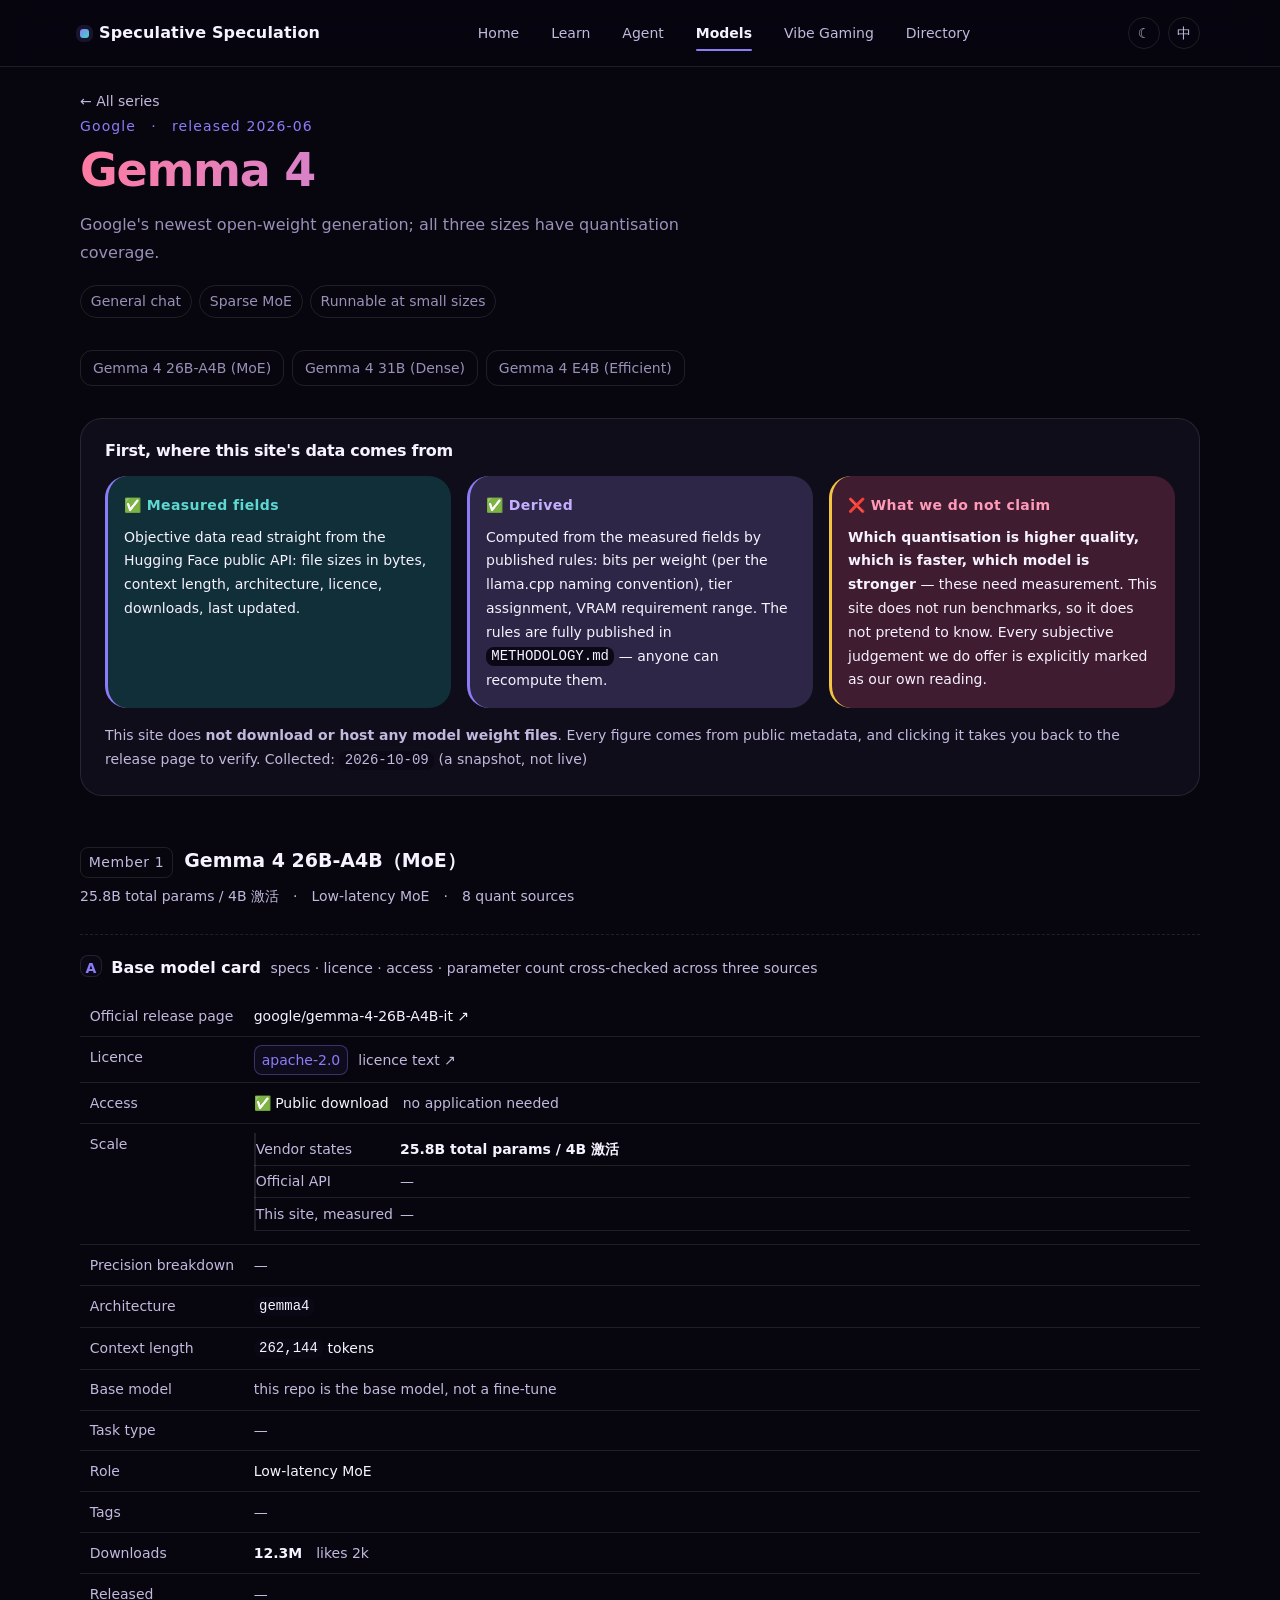
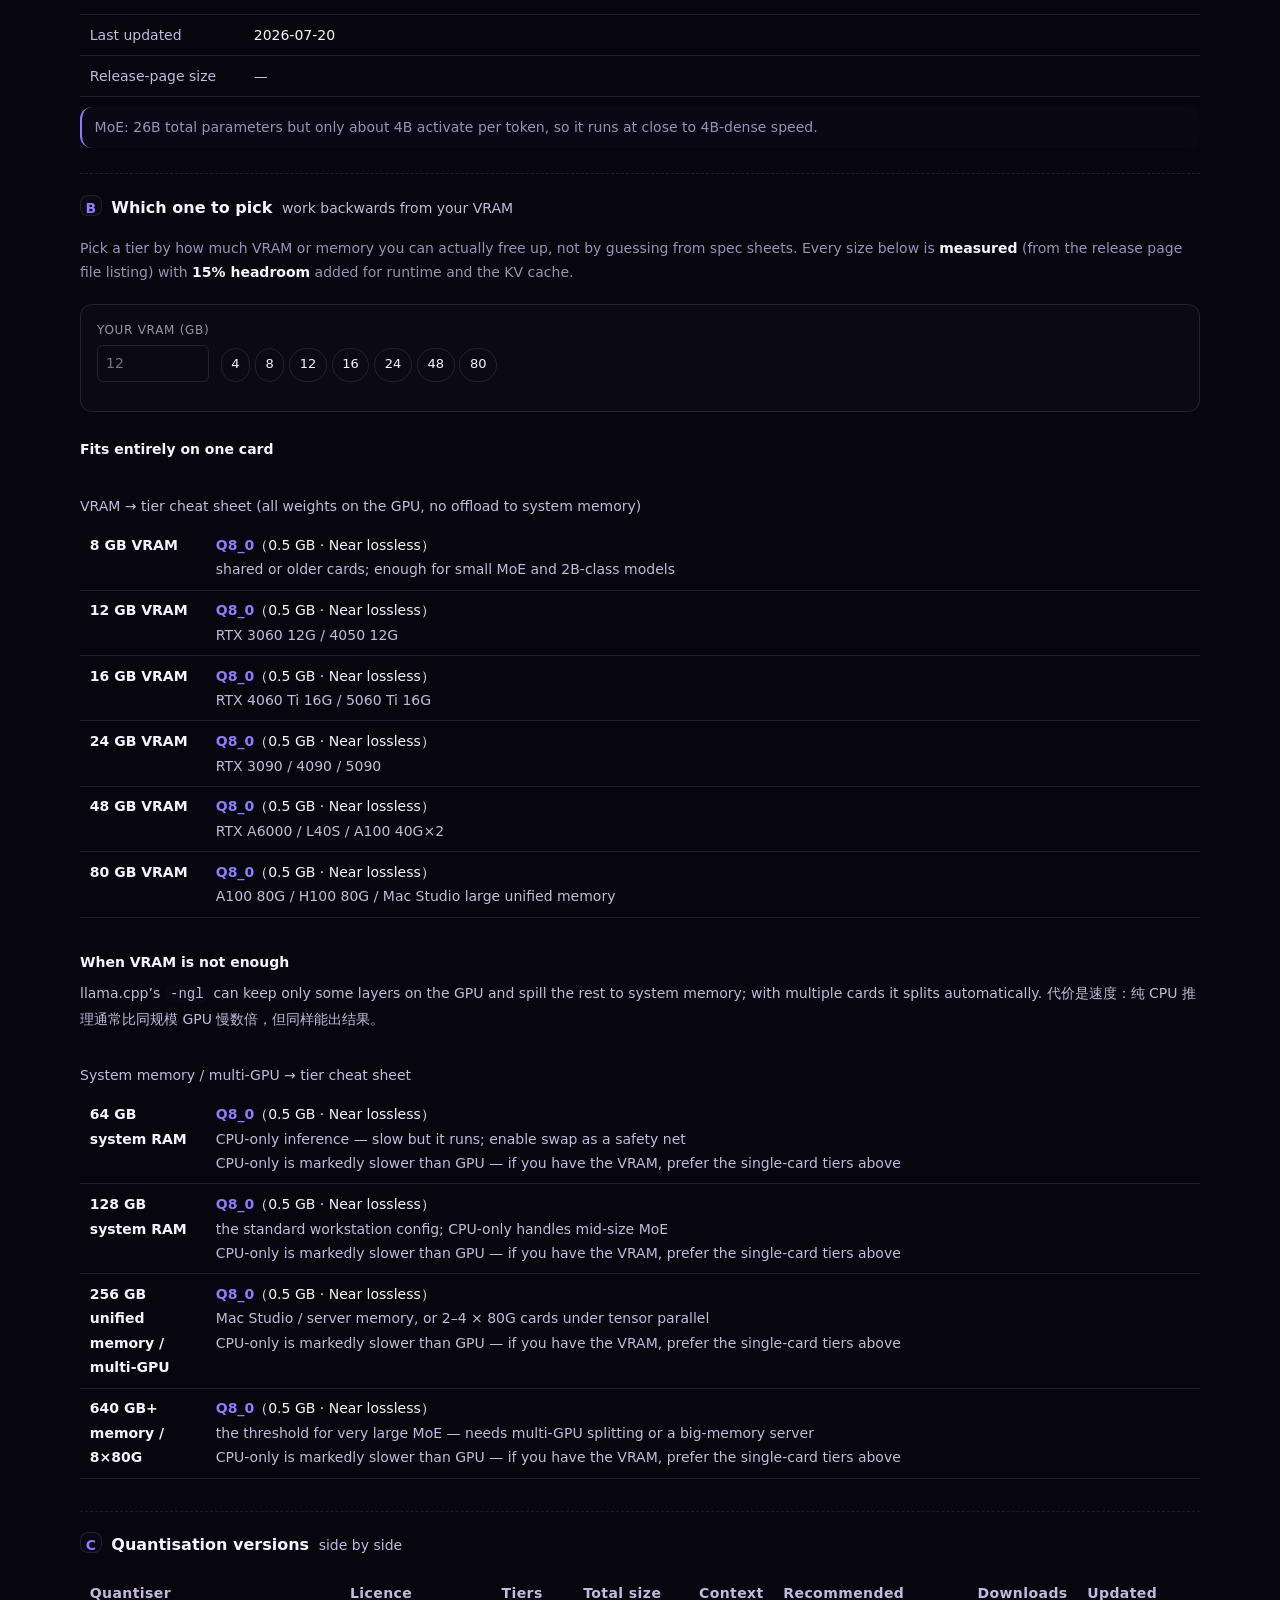
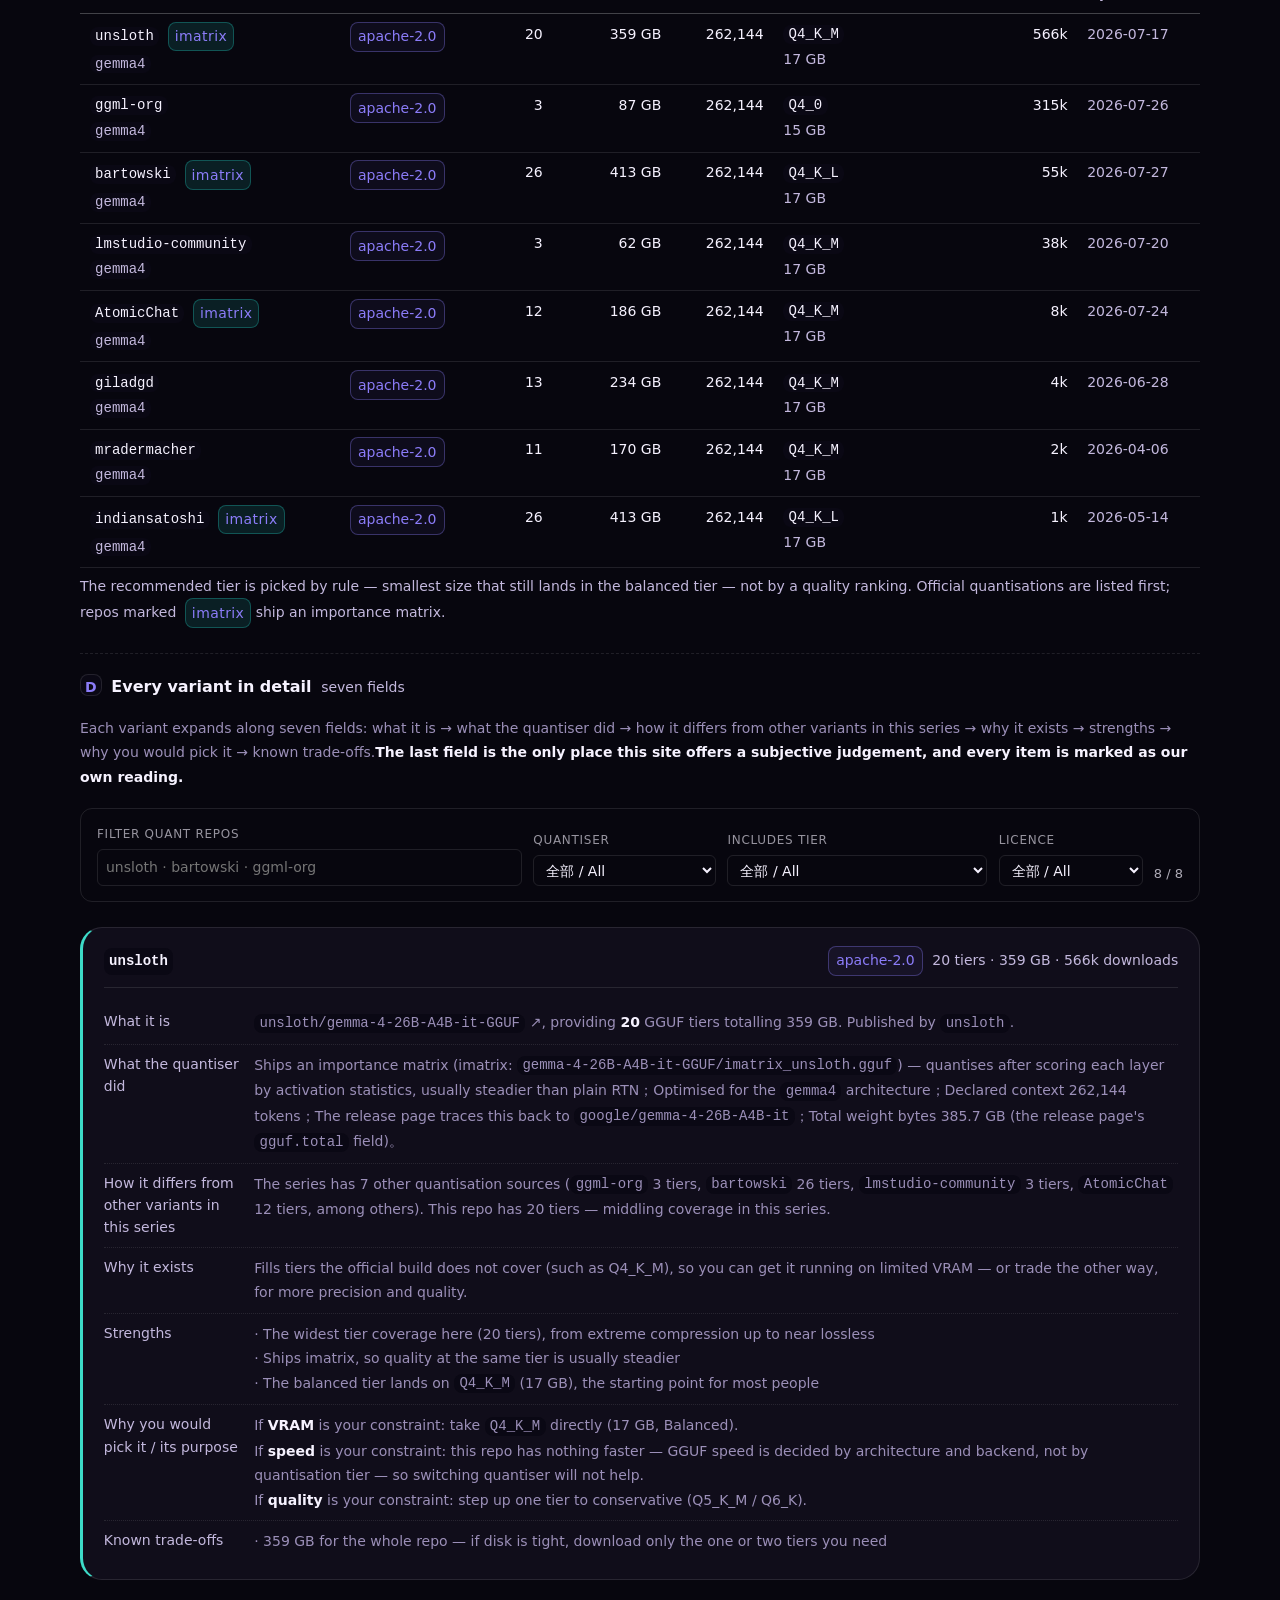
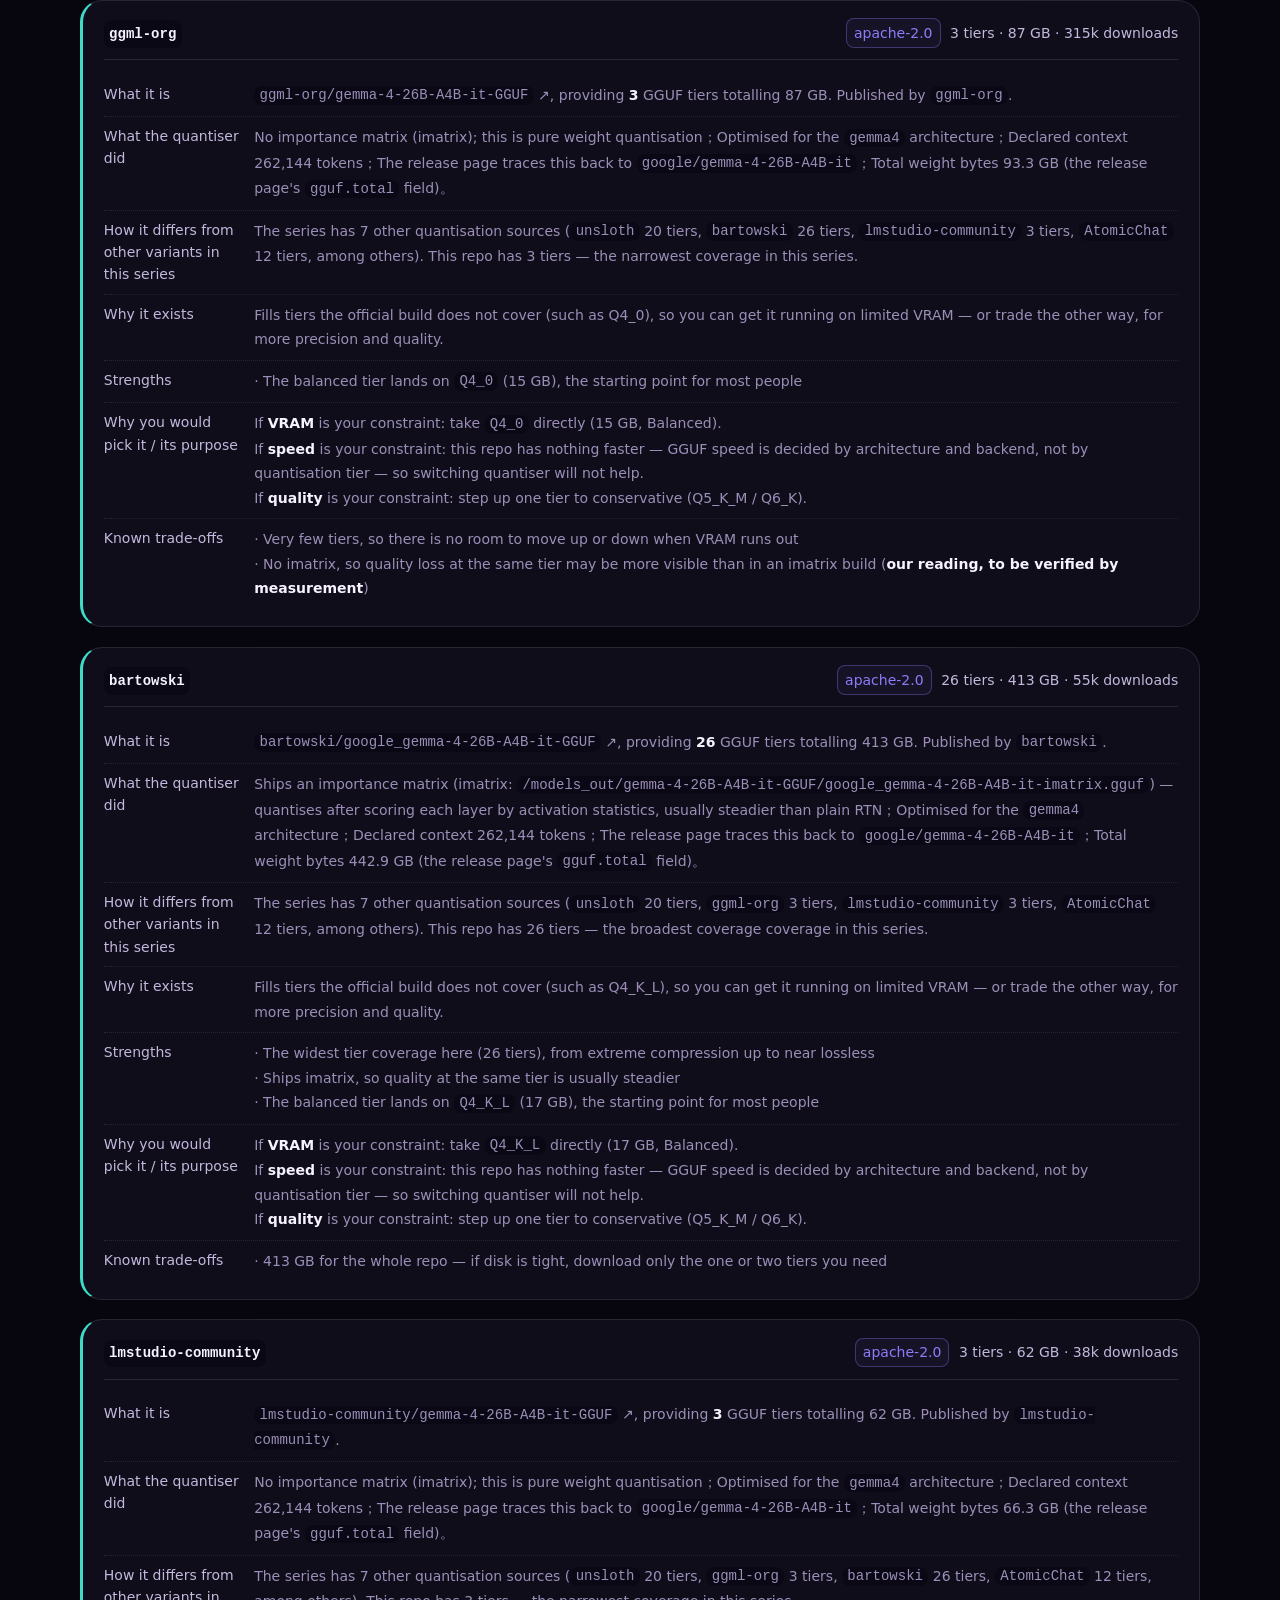
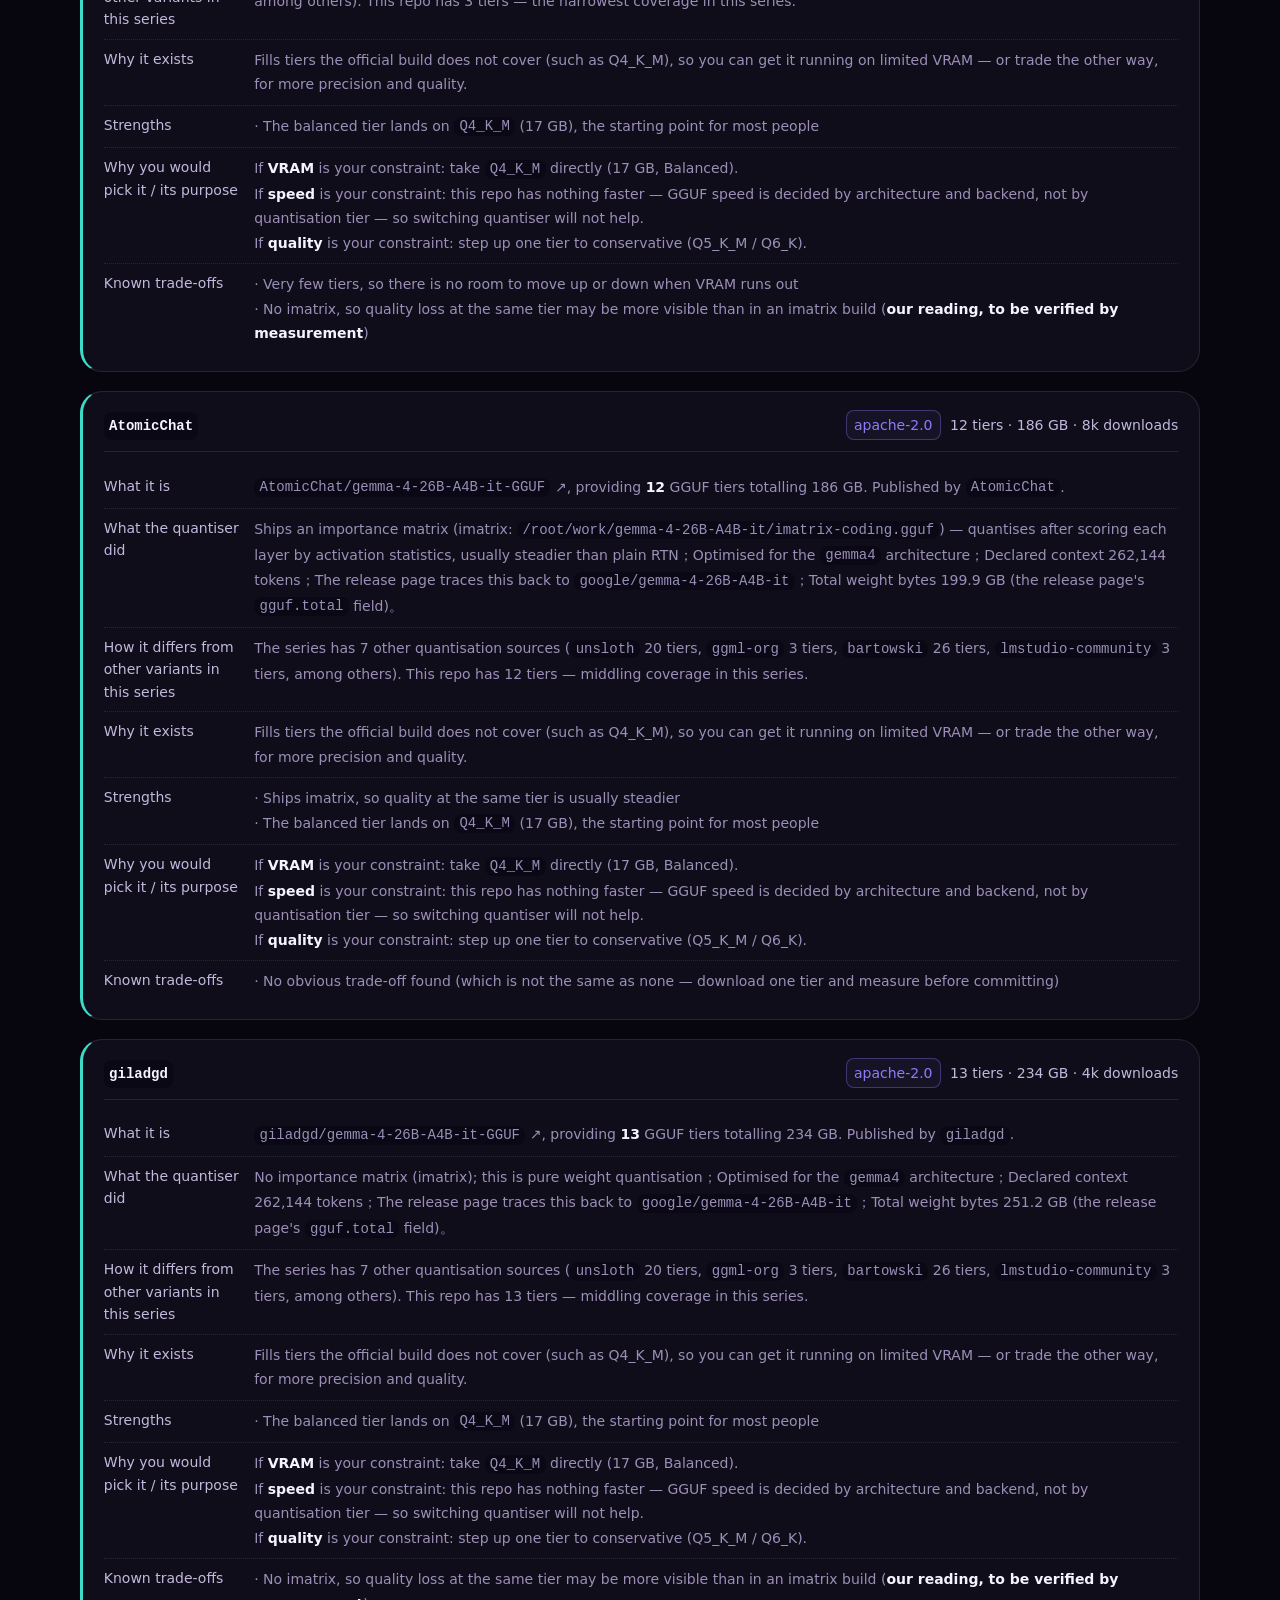
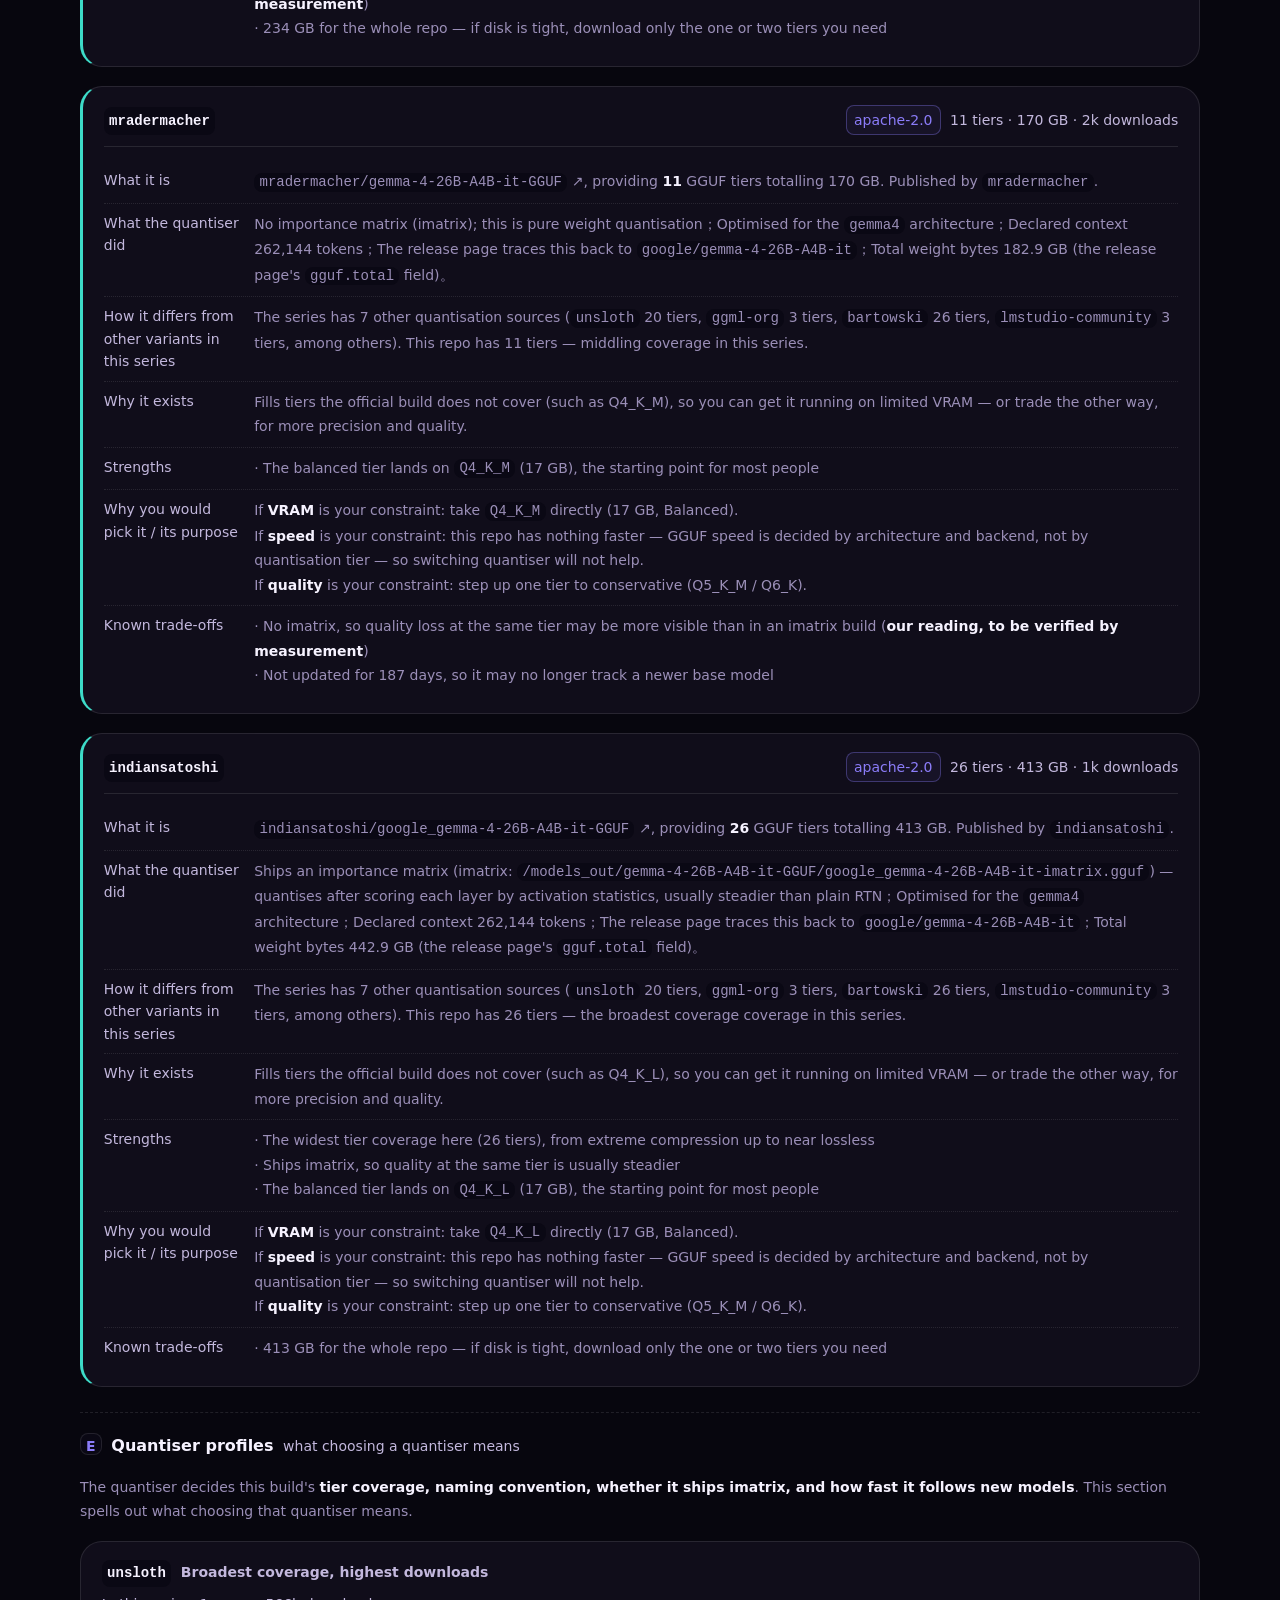
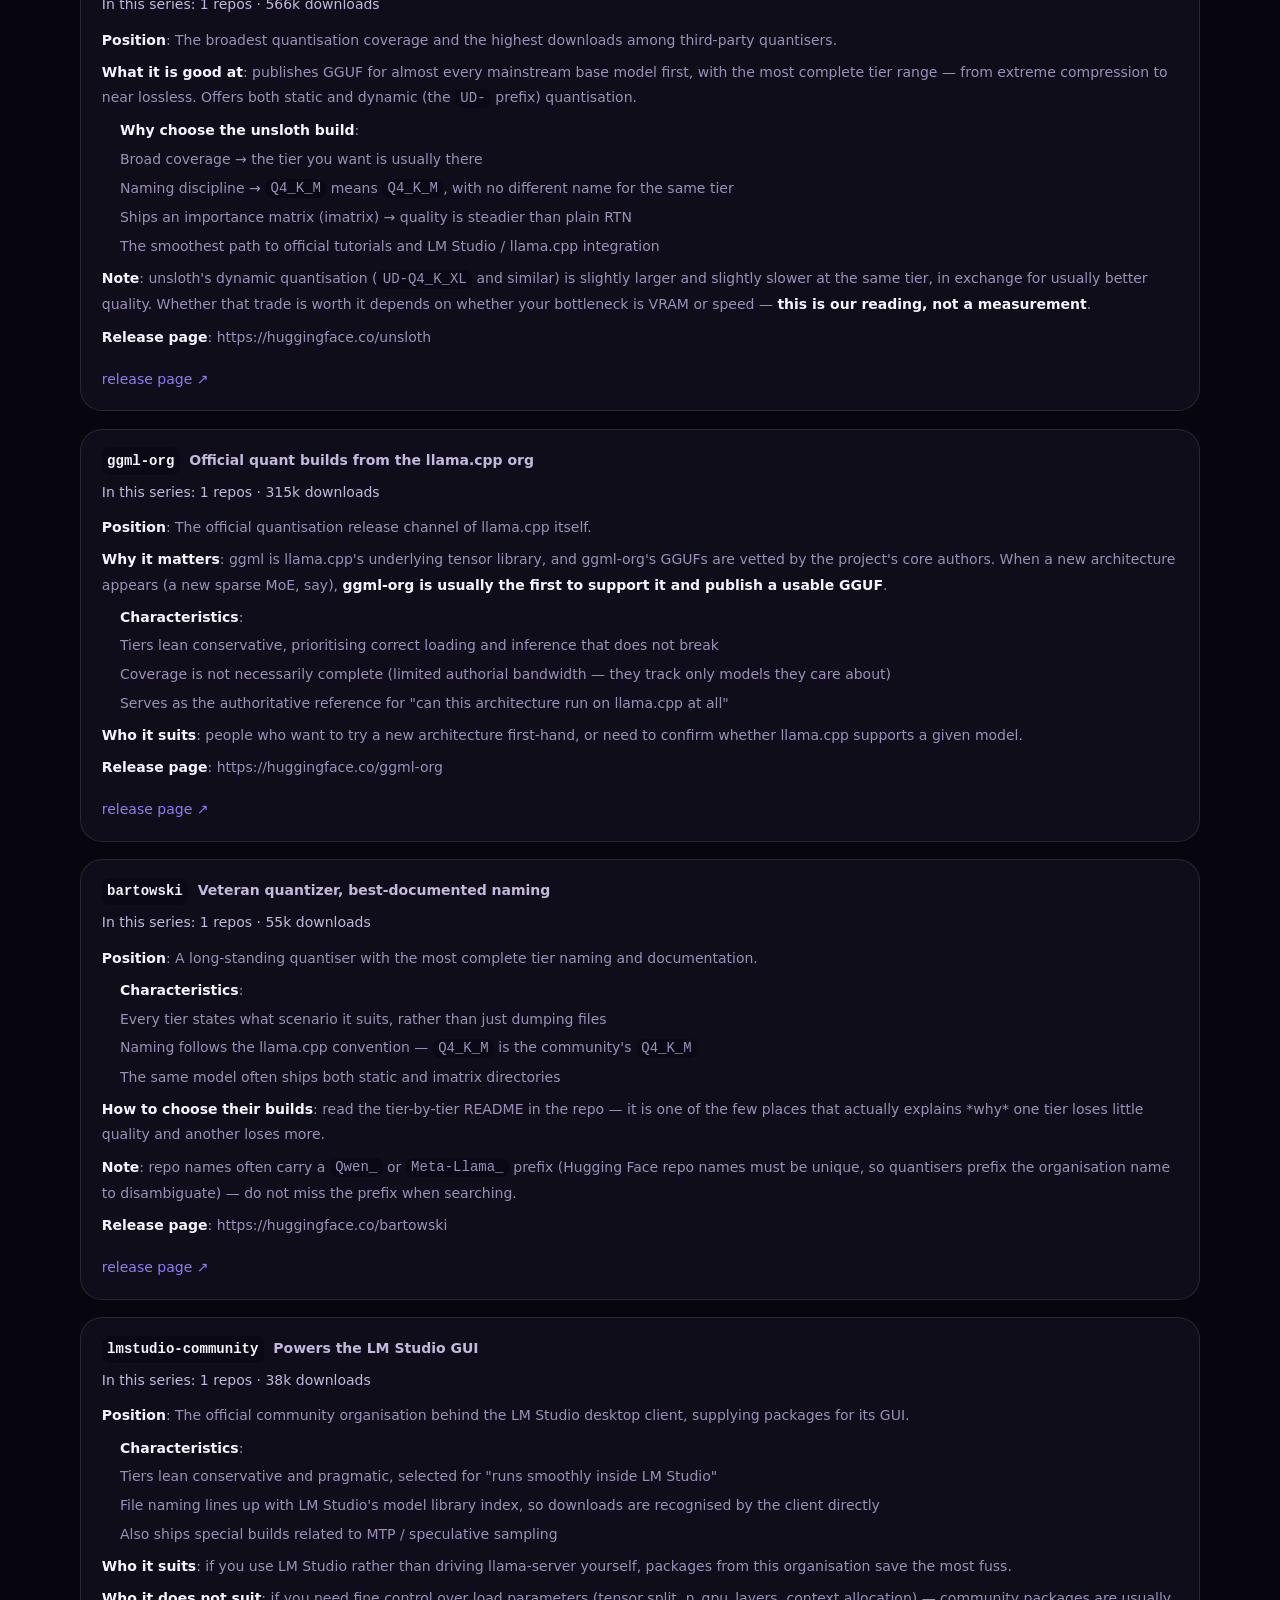
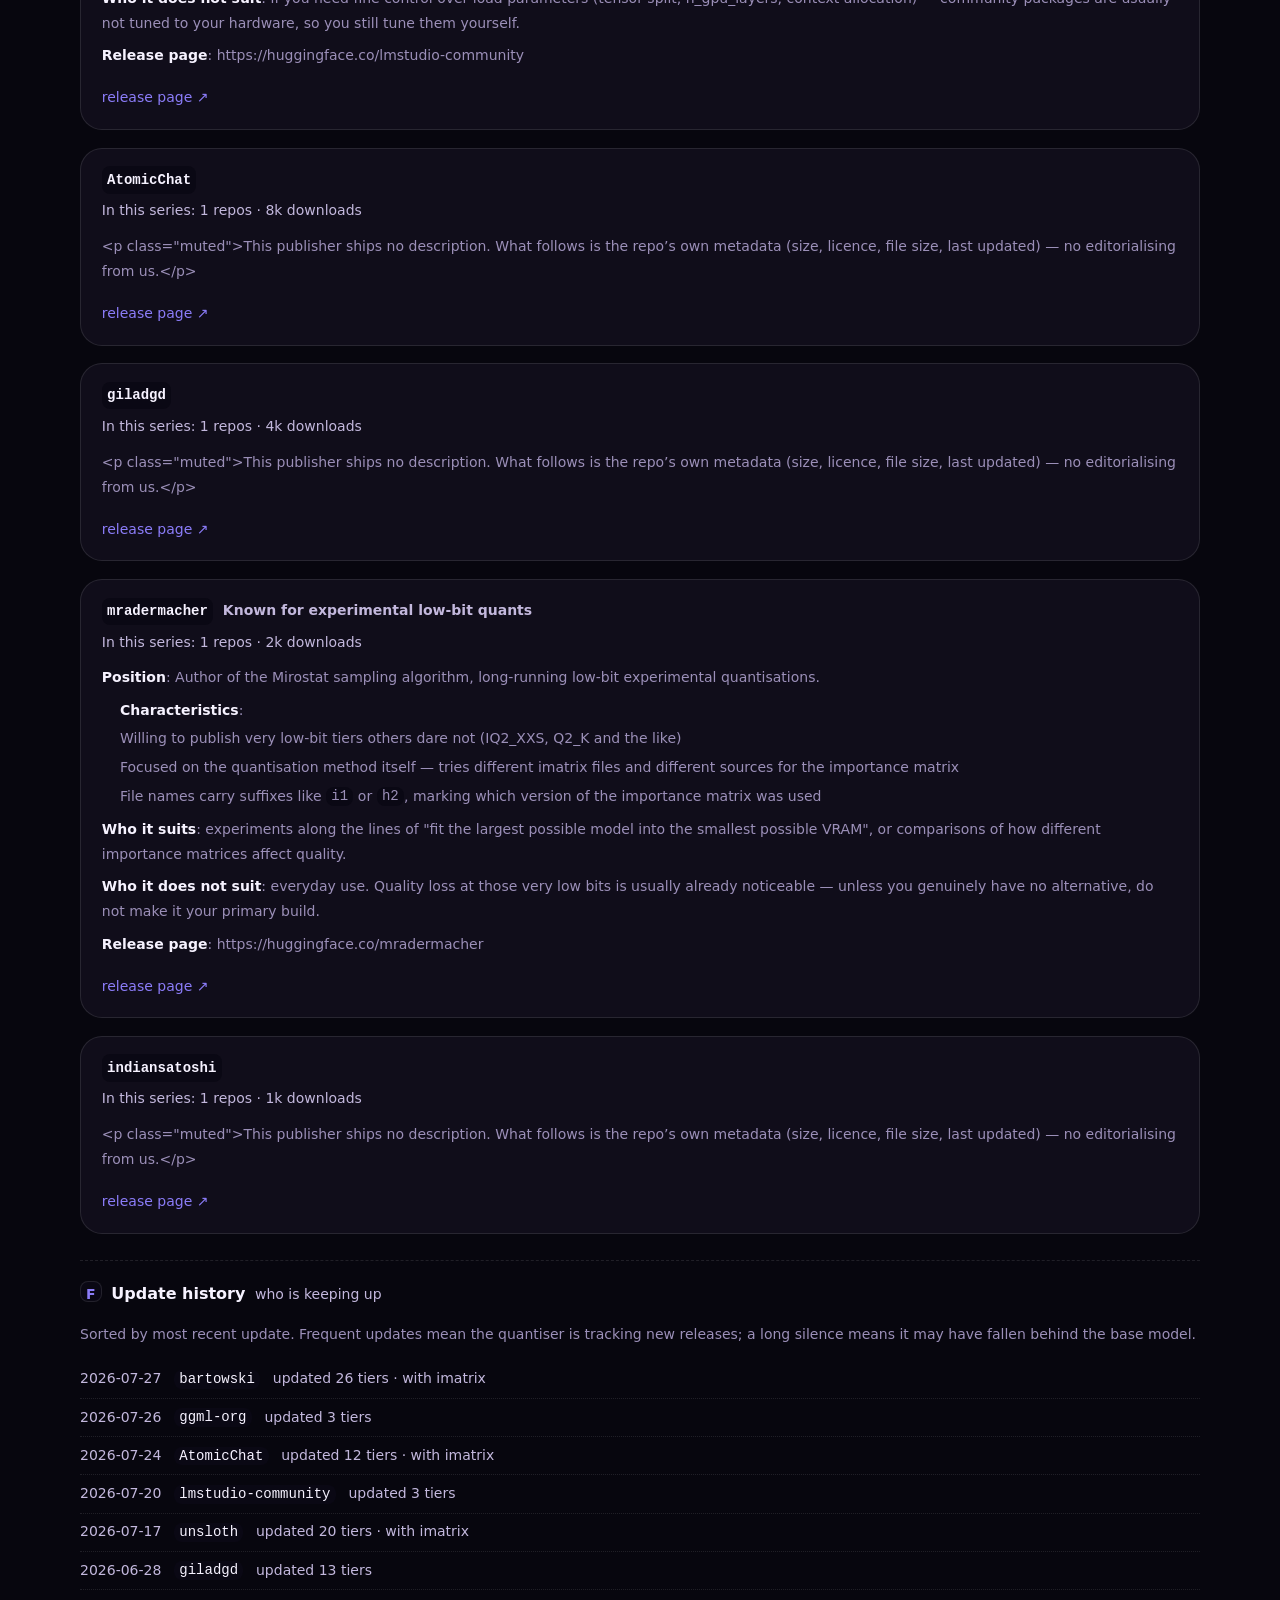
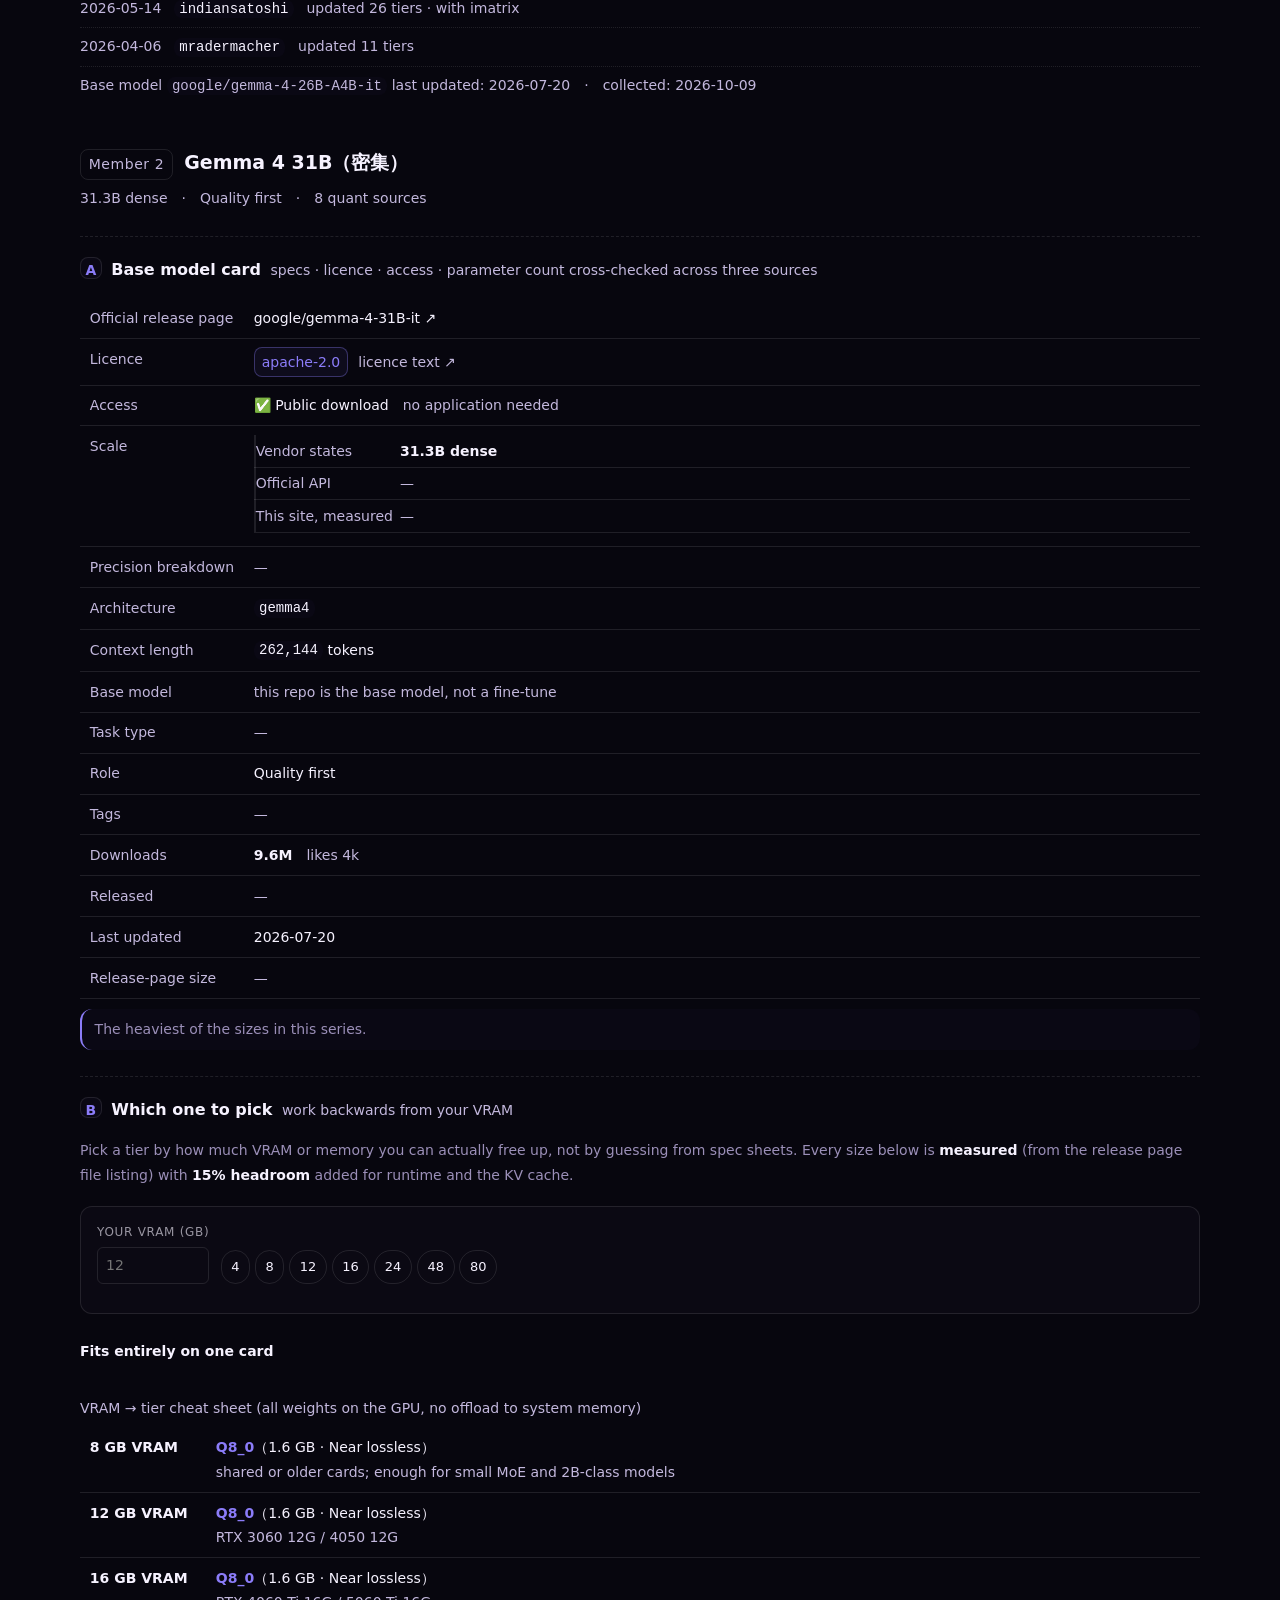
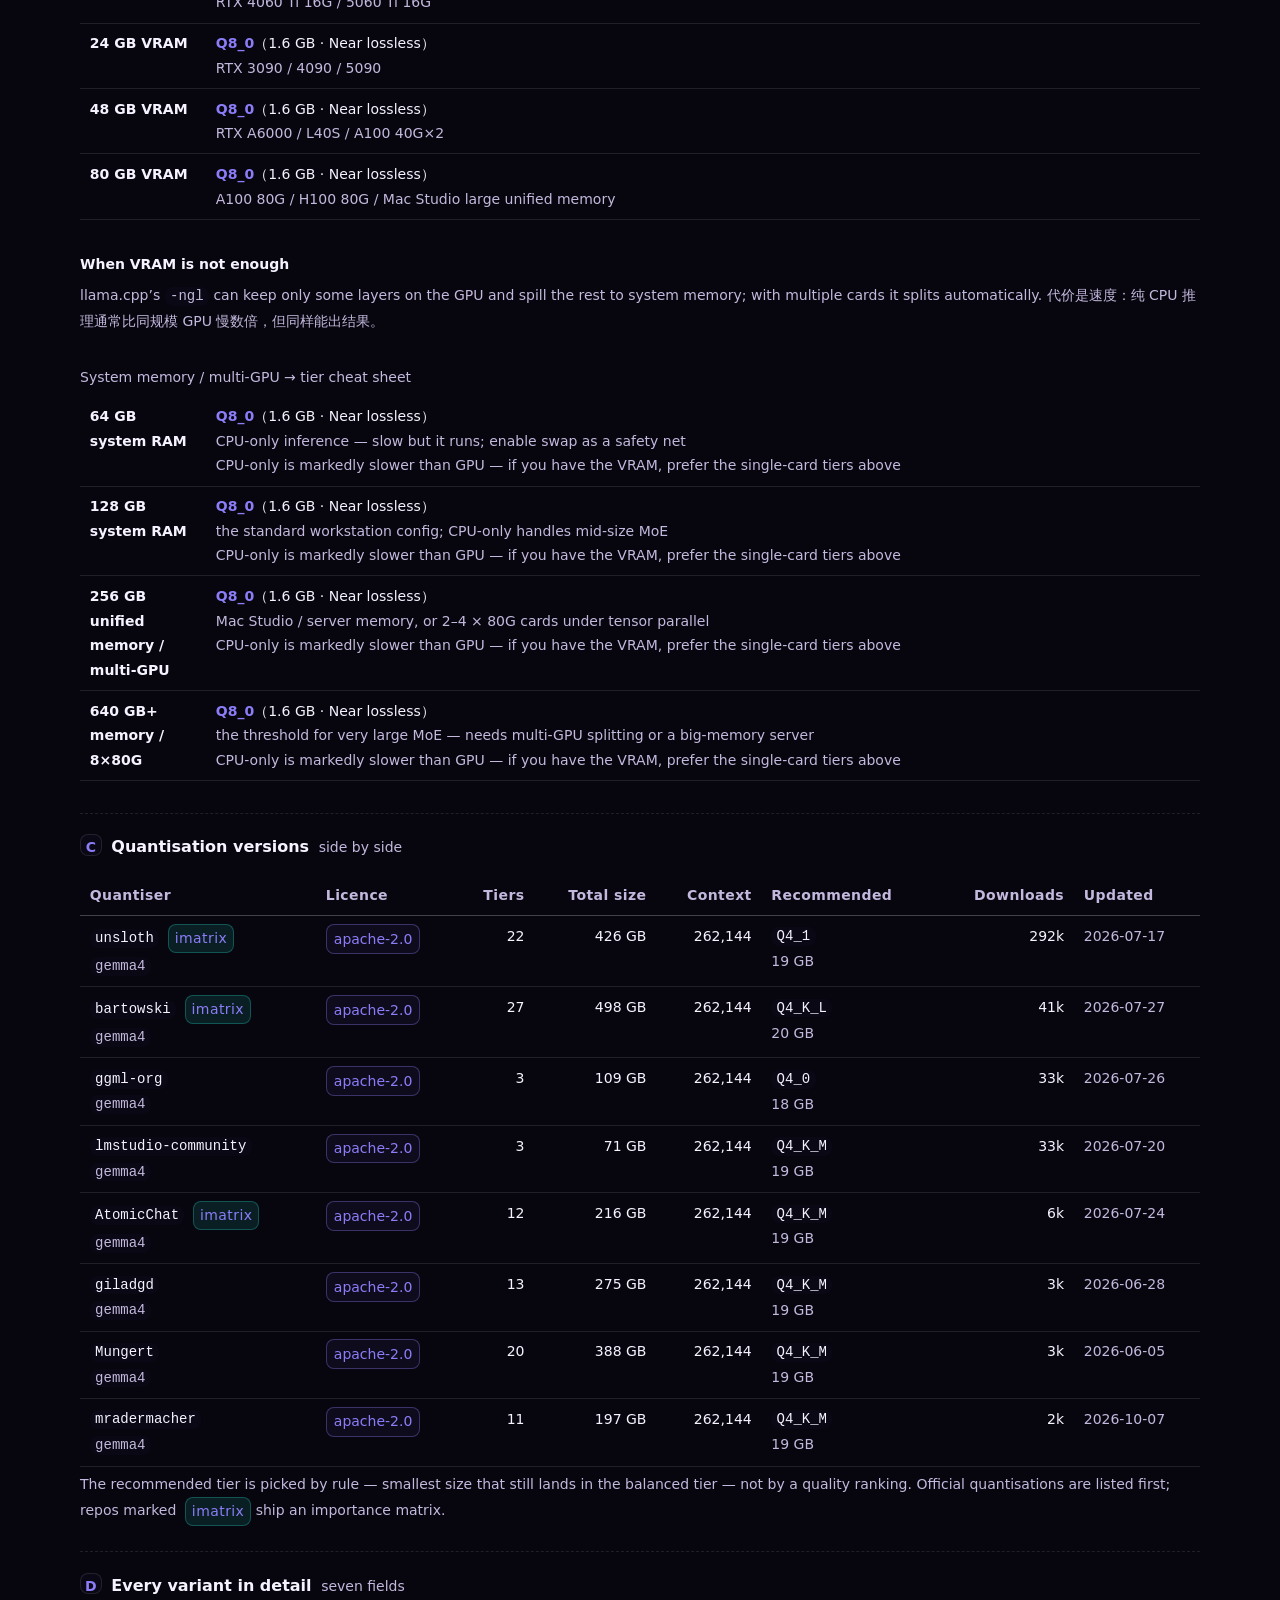
<file: site/series/gemma-4/index.html>
<!DOCTYPE html>
<html lang="zh-CN">
<head>
  <meta charset="UTF-8" />
  <meta name="viewport" content="width=device-width, initial-scale=1.0" />
  <title>Gemma 4 量化版 · 本地部署</title>
  <meta name="description" content="Gemma 4（Google）的第三方 GGUF 量化版本对比：3 个规格、26 个量化来源，含实测文件体积、许可、上下文长度与选档建议。" />
  <link rel="canonical" href="https://models.specul.com/series/gemma-4/" />
  <meta property="og:type" content="website" />
  <meta property="og:site_name" content="Gemma 4 量化版 · 本地部署" />
  <meta property="og:url" content="https://models.specul.com/series/gemma-4/" />
  <meta property="og:title" content="Gemma 4 量化版 · 本地部署" />
  <meta property="og:description" content="Gemma 4（Google）的第三方 GGUF 量化版本对比：3 个规格、26 个量化来源，含实测文件体积、许可、上下文长度与选档建议。" />
  <meta name="theme-color" content="#16121f" />
  <link rel="icon" type="image/svg+xml" href="data:image/svg+xml,%3Csvg xmlns='http://www.w3.org/2000/svg' viewBox='0 0 48 48'%3E%3Cdefs%3E%3ClinearGradient id='g' x1='0' y1='0' x2='1' y2='1'%3E%3Cstop offset='0' stop-color='%238b7cf8'/%3E%3Cstop offset='1' stop-color='%2322d3c5'/%3E%3C/linearGradient%3E%3C/defs%3E%3Crect width='48' height='48' rx='12' fill='%2305080f'/%3E%3Cpath d='M14 32 L24 12 L34 32' fill='none' stroke='url(%23g)' stroke-width='2.4' stroke-linejoin='round'/%3E%3Ccircle cx='24' cy='27' r='2.4' fill='%2322d3c5'/%3E%3C/svg%3E" />
  <link rel="stylesheet" href="../../brand.css" />
  <link rel="stylesheet" href="../../site.css" />
  <script type="application/ld+json">{"@context":"https://schema.org","@type":"Dataset","name":"Gemma 4 GGUF 量化版本索引","description":"Google 开放权重最新一代，三种规格各自都有量化覆盖。","url":"https://models.specul.com/series/gemma-4/","isAccessibleForFree":true,"license":"https://creativecommons.org/publicdomain/zero/1.0/","temporalCoverage":"2026-10-09"}</script>
</head>
<!-- B6（2026-10-09）：--accent 原先在这里被**内联到 body 上**（style="--accent:X"），
     同时头部又写了 :root{--accent:X} —— 两处同一份值，冗余。
     而内联样式会**赢过任何选择器**，于是主题级覆盖（html[data-theme="light"]{--accent:…}）
     完全无效：vg 的引擎名在亮色主题下一直是 1.62:1 的金色，就是因为这条内联。
     现在只保留头部那一处 —— 单一真相源，且可被主题覆盖。
     ⚠ 这段注释里**不能出现反引号**：它在模板字符串内部，反引号会提前结束模板
     （写这段时踩了第 4 次；pitfalls 里早有记录）。 -->
<body class="brand-ambient has-tabbar">
  <a class="t-skip" href="#main"><span data-zh>跳到主要内容</span><span data-en>Skip to main content</span></a>
  <header class="site-header">
    <div class="container site-bar">
      <a class="brand" href="https://specul.com/" title="投机取巧">
        <span class="brand-dot" aria-hidden="true"></span>
        <span class="brand-text">
          <span class="brand-name" id="markName" data-zh-name="投机取巧" data-en-name="Speculative Speculation">投机取巧</span>
          <span class="brand-sub" id="markSub" data-zh-sub="Speculative Speculation" data-en-sub="">Speculative Speculation</span>
        </span>
      </a>
      <nav class="nav-links" aria-label="站点导航">
        <a href="https://specul.com/"><span data-zh>首页</span><span data-en>Home</span></a>
        <a href="https://learn.specul.com/"><span data-zh>学 AI</span><span data-en>Learn</span></a>
        <a href="https://agent.specul.com/"><span data-zh>Agent</span><span data-en>Agent</span></a>
        <a href="https://models.specul.com/" aria-current="page"><span data-zh>本地模型</span><span data-en>Models</span></a>
        <a href="https://vg.specul.com/"><span data-zh>AI 做游戏</span><span data-en>Vibe Gaming</span></a>
        <a href="https://nav.specul.com/"><span data-zh>导航</span><span data-en>Directory</span></a>
      </nav>
      <!-- 2026-10-10：.nav-tools 从 nav 元素**内部**移到外面，与 .nav-links 平级。
           放里面时窄屏下它会跟着链接一起换行：链接占满整行 → 按钮被挤到第三条
           （实测顶栏 134px、按钮组孤零零一行）。移出来后它与品牌同行，
           链接独占第二行居中 —— 这才是下面注释里方案 B 想要的样子。 -->
      <span class="nav-tools">
        <button class="icon-btn" id="themeBtn" type="button" aria-label="切换明暗主题" title="切换明暗主题">☾</button>
        <button class="icon-btn" id="langBtn" type="button" aria-label="Switch language" title="Switch language">EN</button>
      </span>
      <!-- B6（2026-10-09）：窄屏（≤900px）下 .nav-links 会隐藏，这个汉堡是替代入口。
           行为在共享 brand.js 里（一处实现、六站共用），样式在共享 brand.css。
           无脚本时 CSS 不会显示它，而是把 .nav-links 在窄屏放出来 —— 不会出现
           「导航被藏进一个点了没反应的按钮」。 -->
      <button class="nav-burger" type="button" aria-label="打开菜单" aria-expanded="false" aria-controls="navDrawer">
        <i></i><i></i><i></i>
      </button>
    </div>
  </header>
  <div class="nav-scrim"></div>
  <aside class="nav-drawer" id="navDrawer" aria-hidden="true" aria-label="站点导航">
    <div class="nav-drawer-h">
      <span class="brand-name"><span data-zh>投机取巧</span><span data-en>Speculative Speculation</span></span>
      <span class="brand-sub" data-zh-sub="Speculative Speculation" data-en-sub="">Speculative Speculation</span>
      <button class="nav-dclose" type="button" aria-label="关闭">×</button>
    </div>
    <nav class="nav-drawer-list">
      <a href="https://specul.com/"><span><span data-zh>首页</span><span data-en>Home</span></span><span class="ar" aria-hidden="true">→</span></a>
      <a href="https://learn.specul.com/"><span><span data-zh>学 AI</span><span data-en>Learn</span></span><span class="ar" aria-hidden="true">→</span></a>
      <a href="https://agent.specul.com/"><span><span data-zh>Agent</span><span data-en>Agent</span></span><span class="ar" aria-hidden="true">→</span></a>
      <a href="https://models.specul.com/" aria-current="page"><span><span data-zh>本地模型</span><span data-en>Models</span></span><span class="ar" aria-hidden="true">→</span></a>
      <a href="https://vg.specul.com/"><span><span data-zh>AI 做游戏</span><span data-en>Vibe Gaming</span></span><span class="ar" aria-hidden="true">→</span></a>
      <a href="https://nav.specul.com/"><span><span data-zh>导航</span><span data-en>Directory</span></span><span class="ar" aria-hidden="true">→</span></a>
    </nav>
    <div class="nav-drawer-foot">
      <p><span data-zh>6 个站，各管一件事</span><span data-en>Six sites, one job each</span></p>
      <nav><a href="https://specul.com/legal.html"><span data-zh>法律条款</span><span data-en>Legal terms</span></a></nav>
    </div>
  </aside>
  <main id="main">
  <div class="container">
    <nav class="crumbs"><a href="https://models.specul.com/">← <span data-zh>全部系列</span><span data-en>All series</span></a></nav>
    <header class="page-head">
      <p class="eyebrow"><span data-zh>Google</span><span data-en>Google</span>　·　<span data-zh>发布于</span><span data-en>released</span> 2026-06</p>
      <h1><span data-zh>Gemma 4</span><span data-en>Gemma 4</span></h1>
      <p class="lede"><span data-zh>Google 开放权重最新一代，三种规格各自都有量化覆盖。</span><span data-en>Google&#39;s newest open-weight generation; all three sizes have quantisation coverage.</span></p>
      <ul class="pos"><li><span data-zh>通用对话</span><span data-en>General chat</span></li><li><span data-zh>MoE 稀疏</span><span data-en>Sparse MoE</span></li><li><span data-zh>小尺寸可跑</span><span data-en>Runnable at small sizes</span></li></ul>
      <nav class="member-nav"><a href="#m0"><span data-zh>Gemma 4 26B-A4B（MoE）</span><span data-en>Gemma 4 26B-A4B (MoE)</span></a><a href="#m1"><span data-zh>Gemma 4 31B（密集）</span><span data-en>Gemma 4 31B (Dense)</span></a><a href="#m2"><span data-zh>Gemma 4 E4B（高效）</span><span data-en>Gemma 4 E4B (Efficient)</span></a></nav>
    </header>
    <section class="trust">
      <h2><span data-zh>先说清楚：这个站的数据怎么来的</span><span data-en>First, where this site's data comes from</span></h2>
      <div class="trust-grid">
        <div class="trust-item t-a">
          <span class="trust-tag">✅ <span data-zh>实测字段</span><span data-en>Measured fields</span></span>
          <p><span data-zh>直接从 Hugging Face 公开 API 读取的客观数据：文件体积（字节）、上下文长度、架构、许可、下载量、更新时间。</span><span data-en>Objective data read straight from the Hugging Face public API: file sizes in bytes, context length, architecture, licence, downloads, last updated.</span></p>
        </div>
        <div class="trust-item t-b">
          <span class="trust-tag">✅ <span data-zh>推导</span><span data-en>Derived</span></span>
          <p><span data-zh>由实测字段按公开规则算出：每权重比特数（依 llama.cpp 命名标准）、档位归属、显存需求区间。推导规则在</span><span data-en>Computed from the measured fields by published rules: bits per weight (per the llama.cpp naming convention), tier assignment, VRAM requirement range. The rules are fully published in</span> <code>METHODOLOGY.md</code><span data-zh> 完整公开，任何人可复算。</span><span data-en> — anyone can recompute them.</span></p>
        </div>
        <div class="trust-item t-c">
          <span class="trust-tag">❌ <span data-zh>我们不说的</span><span data-en>What we do not claim</span></span>
          <p><span data-zh><b>哪个量化质量更高、哪个更快、哪个模型更强</b>——这些需要实测，本站不跑 benchmark，所以不装作知道。凡我们给出的主观判断，一律显式标注「我们的口径」。</span><span data-en><b>Which quantisation is higher quality, which is faster, which model is stronger</b> — these need measurement. This site does not run benchmarks, so it does not pretend to know. Every subjective judgement we do offer is explicitly marked as our own reading.</span></p>
        </div>
      </div>
      <p class="trust-foot">
        <span data-zh>本站</span><span data-en>This site does</span> <b><span data-zh>不下载、不托管任何模型权重文件</span><span data-en>not download or host any model weight files</span></b><span data-zh>。所有数字都来自公开元数据，点击即可回到发布页核对。</span><span data-en>. Every figure comes from public metadata, and clicking it takes you back to the release page to verify.</span>
        <span data-zh>采集时间</span><span data-en>Collected</span>: <code>2026-10-09</code><span data-zh>（数据快照，非实时）</span><span data-en> (a snapshot, not live)</span>
      </p>
    </section>
      <section class="member" id="m0">
        <h3><span class="member-idx"><span data-zh>成员</span><span data-en>Member</span> 1</span>Gemma 4 26B-A4B（MoE）</h3>
        <p class="member-meta"><span data-zh>25.8B 总参 / 4B 激活</span><span data-en>25.8B total params / 4B 激活</span>　·　<span data-zh>低延迟 MoE</span><span data-en>Low-latency MoE</span>　·　<span data-zh>8 个量化来源</span><span data-en>8 quant sources</span></p>
        <div class="block" id="a0">
          <h4><span class="blk">A</span><span data-zh>基础模型卡</span><span data-en>Base model card</span> <small><span data-zh>规格 · 许可 · 访问门槛 · 参数量三来源交叉核对</span><span data-en>specs · licence · access · parameter count cross-checked across three sources</span></small></h4>
      <table class="kv">
        <tr><th><span data-zh>官方发布页</span><span data-en>Official release page</span></th><td><a href="https://huggingface.co/google/gemma-4-26B-A4B-it" target="_blank" rel="noopener">google/gemma-4-26B-A4B-it ↗</a><br><span class="muted small"></span></td></tr>
        <tr><th><span data-zh>许可</span><span data-en>Licence</span></th><td><a class="lic lic-loose" href="https://huggingface.co/search?license=apache-2.0" target="_blank" rel="noopener">apache-2.0</a> <a class="lic-src" href="https://ai.google.dev/gemma/docs/gemma_4_license" target="_blank" rel="noopener"><span data-zh>许可原文 ↗</span><span data-en>licence text ↗</span></a></td></tr>
        <tr><th><span data-zh>访问门槛</span><span data-en>Access</span></th><td><span data-zh>✅ 公开下载　<span class="muted">无需申请</span></span><span data-en>✅ Public download　<span class="muted">no application needed</span></span></td></tr>
        <tr><th><span data-zh>规模</span><span data-en>Scale</span></th><td><table class="kv kv-nested">
        <tbody>
          <tr><th><span data-zh>官网标注</span><span data-en>Vendor states</span></th><td><b><span data-zh>25.8B 总参 / 4B 激活</span><span data-en>25.8B total params / 4B 激活</span></b></td></tr>
          <tr><th><span data-zh>官方 API 申报</span><span data-en>Official API</span></th><td><span class="muted">—</span></td></tr>
          <tr><th><span data-zh>本站实测反推</span><span data-en>This site, measured</span></th><td><span class="muted">—</span></td></tr>
        </tbody>
      </table></td></tr>
        <tr><th><span data-zh>权重精度构成</span><span data-en>Precision breakdown</span></th><td><span class="muted">—</span></td></tr>
        <tr><th><span data-zh>架构</span><span data-en>Architecture</span></th><td><code>gemma4</code></td></tr>
        <tr><th><span data-zh>上下文长度</span><span data-en>Context length</span></th><td><code>262,144</code> tokens</td></tr>
        <tr><th><span data-zh>基座</span><span data-en>Base model</span></th><td><span data-zh><span class="muted">本仓即基座（不是微调版）</span></span><span data-en><span class="muted">this repo is the base model, not a fine-tune</span></span></td></tr>
        <tr><th><span data-zh>任务类型</span><span data-en>Task type</span></th><td><span class="muted">—</span></td></tr>
        <tr><th><span data-zh>定位</span><span data-en>Role</span></th><td><span data-zh>低延迟 MoE</span><span data-en>Low-latency MoE</span></td></tr>
        <tr><th><span data-zh>标签</span><span data-en>Tags</span></th><td><span class="muted">—</span></td></tr>
        <tr><th><span data-zh>官方下载量</span><span data-en>Downloads</span></th><td><b>12.3M</b>　<span class="muted"><span data-zh>点赞</span><span data-en>likes</span> 2k</span></td></tr>
        <tr><th><span data-zh>发布日</span><span data-en>Released</span></th><td><span class="muted">—</span></td></tr>
        <tr><th><span data-zh>最近更新</span><span data-en>Last updated</span></th><td>2026-07-20</td></tr>
        <tr><th><span data-zh>发布页体积</span><span data-en>Release-page size</span></th><td><span class="muted">—</span></td></tr>
      </table>
            <p class="member-note"><span data-zh>MoE：总参 26B 但每 token 只激活约 4B，速度接近 4B 稠密。</span><span data-en>MoE: 26B total parameters but only about 4B activate per token, so it runs at close to 4B-dense speed.</span></p>
        </div>
        <div class="block" id="b0">
          <h4><span class="blk">B</span><span data-zh>该选哪个</span><span data-en>Which one to pick</span> <small><span data-zh>按你的显存倒推</span><span data-en>work backwards from your VRAM</span></small></h4>
      <p class="block-lead"><span data-zh>按「你实际能腾出多少显存或内存」选档位，而不是按参数猜。下面每档的体积都是<b>实测值</b>（来自发布页文件列表），<b>加权 15% 余量</b>给运行时与 KV cache。</span><span data-en>Pick a tier by how much VRAM or memory you can actually free up, not by guessing from spec sheets. Every size below is <b>measured</b> (from the release page file listing) with <b>15% headroom</b> added for runtime and the KV cache.</span></p>
      
      <div class="vramtool">
        <div class="vt-row">
          <label class="vt-f"><span class="vt-h"><span data-zh>你的显存（GB）</span><span data-en>Your VRAM (GB)</span></span>
            <input type="number" class="vt-in" min="1" max="1024" step="1" inputmode="numeric" placeholder="12"></label>
          <span class="vt-quick"><button type="button" class="vt-preset" data-gb="4">4</button><button type="button" class="vt-preset" data-gb="8">8</button><button type="button" class="vt-preset" data-gb="12">12</button><button type="button" class="vt-preset" data-gb="16">16</button><button type="button" class="vt-preset" data-gb="24">24</button><button type="button" class="vt-preset" data-gb="48">48</button><button type="button" class="vt-preset" data-gb="80">80</button></span>
        </div>
        <div class="vt-out" aria-live="polite"></div>
        <script type="application/json" class="vt-data">[{"q":"Q8_0","g":0.47,"t":"近似无损","u":"https://huggingface.co/ggml-org/gemma-4-26B-A4B-it-GGUF","b":"ggml-org","rp":"ggml-org/gemma-4-26B-A4B-it-GGUF"},{"q":"BF16","g":0.88,"t":"近似无损","u":"https://huggingface.co/ggml-org/gemma-4-26B-A4B-it-GGUF","b":"ggml-org","rp":"ggml-org/gemma-4-26B-A4B-it-GGUF"},{"q":"IQ2_XXS","g":9.66,"t":"极限压缩","u":"https://huggingface.co/bartowski/google_gemma-4-26B-A4B-it-GGUF","b":"bartowski","rp":"bartowski/google_gemma-4-26B-A4B-it-GGUF"},{"q":"UD-IQ2_XXS","g":9.92,"t":"极限压缩","u":"https://huggingface.co/unsloth/gemma-4-26B-A4B-it-GGUF","b":"unsloth","rp":"unsloth/gemma-4-26B-A4B-it-GGUF"},{"q":"UD-IQ2_M","g":10.01,"t":"极限压缩","u":"https://huggingface.co/unsloth/gemma-4-26B-A4B-it-GGUF","b":"unsloth","rp":"unsloth/gemma-4-26B-A4B-it-GGUF"},{"q":"IQ2_XS","g":10.13,"t":"极限压缩","u":"https://huggingface.co/bartowski/google_gemma-4-26B-A4B-it-GGUF","b":"bartowski","rp":"bartowski/google_gemma-4-26B-A4B-it-GGUF"},{"q":"IQ2_S","g":10.23,"t":"极限压缩","u":"https://huggingface.co/bartowski/google_gemma-4-26B-A4B-it-GGUF","b":"bartowski","rp":"bartowski/google_gemma-4-26B-A4B-it-GGUF"},{"q":"UD-Q2_K_XL","g":10.55,"t":"长上下文优先","u":"https://huggingface.co/unsloth/gemma-4-26B-A4B-it-GGUF","b":"unsloth","rp":"unsloth/gemma-4-26B-A4B-it-GGUF"},{"q":"Q2_K","g":10.58,"t":"极限压缩","u":"https://huggingface.co/AtomicChat/gemma-4-26B-A4B-it-GGUF","b":"AtomicChat","rp":"AtomicChat/gemma-4-26B-A4B-it-GGUF"},{"q":"IQ2_M","g":10.7,"t":"极限压缩","u":"https://huggingface.co/bartowski/google_gemma-4-26B-A4B-it-GGUF","b":"bartowski","rp":"bartowski/google_gemma-4-26B-A4B-it-GGUF"},{"q":"Q2_K_L","g":11.13,"t":"极限压缩","u":"https://huggingface.co/bartowski/google_gemma-4-26B-A4B-it-GGUF","b":"bartowski","rp":"bartowski/google_gemma-4-26B-A4B-it-GGUF"},{"q":"UD-IQ3_S","g":11.29,"t":"长上下文优先","u":"https://huggingface.co/unsloth/gemma-4-26B-A4B-it-GGUF","b":"unsloth","rp":"unsloth/gemma-4-26B-A4B-it-GGUF"},{"q":"UD-IQ3_XXS","g":11.42,"t":"长上下文优先","u":"https://huggingface.co/unsloth/gemma-4-26B-A4B-it-GGUF","b":"unsloth","rp":"unsloth/gemma-4-26B-A4B-it-GGUF"},{"q":"IQ3_XXS","g":12.16,"t":"长上下文优先","u":"https://huggingface.co/bartowski/google_gemma-4-26B-A4B-it-GGUF","b":"bartowski","rp":"bartowski/google_gemma-4-26B-A4B-it-GGUF"},{"q":"Q3_K_S","g":12.22,"t":"长上下文优先","u":"https://huggingface.co/giladgd/gemma-4-26B-A4B-it-GGUF","b":"giladgd","rp":"giladgd/gemma-4-26B-A4B-it-GGUF"},{"q":"IQ3_M","g":12.39,"t":"长上下文优先","u":"https://huggingface.co/AtomicChat/gemma-4-26B-A4B-it-GGUF","b":"AtomicChat","rp":"AtomicChat/gemma-4-26B-A4B-it-GGUF"},{"q":"IQ3_XS","g":12.44,"t":"长上下文优先","u":"https://huggingface.co/bartowski/google_gemma-4-26B-A4B-it-GGUF","b":"bartowski","rp":"bartowski/google_gemma-4-26B-A4B-it-GGUF"},{"q":"UD-Q3_K_M","g":12.73,"t":"平衡档","u":"https://huggingface.co/unsloth/gemma-4-26B-A4B-it-GGUF","b":"unsloth","rp":"unsloth/gemma-4-26B-A4B-it-GGUF"},{"q":"UD-Q3_K_XL","g":12.91,"t":"平衡档","u":"https://huggingface.co/unsloth/gemma-4-26B-A4B-it-GGUF","b":"unsloth","rp":"unsloth/gemma-4-26B-A4B-it-GGUF"},{"q":"Q3_K_M","g":13.02,"t":"长上下文优先","u":"https://huggingface.co/bartowski/google_gemma-4-26B-A4B-it-GGUF","b":"bartowski","rp":"bartowski/google_gemma-4-26B-A4B-it-GGUF"},{"q":"Q3_K_L","g":13.2,"t":"长上下文优先","u":"https://huggingface.co/bartowski/google_gemma-4-26B-A4B-it-GGUF","b":"bartowski","rp":"bartowski/google_gemma-4-26B-A4B-it-GGUF"},{"q":"Q3_K_XL","g":13.38,"t":"长上下文优先","u":"https://huggingface.co/bartowski/google_gemma-4-26B-A4B-it-GGUF","b":"bartowski","rp":"bartowski/google_gemma-4-26B-A4B-it-GGUF"},{"q":"UD-IQ4_XS","g":13.6,"t":"平衡档","u":"https://huggingface.co/unsloth/gemma-4-26B-A4B-it-GGUF","b":"unsloth","rp":"unsloth/gemma-4-26B-A4B-it-GGUF"},{"q":"UD-IQ4_NL","g":13.61,"t":"平衡档","u":"https://huggingface.co/unsloth/gemma-4-26B-A4B-it-GGUF","b":"unsloth","rp":"unsloth/gemma-4-26B-A4B-it-GGUF"},{"q":"IQ4_XS","g":13.92,"t":"平衡档","u":"https://huggingface.co/AtomicChat/gemma-4-26B-A4B-it-GGUF","b":"AtomicChat","rp":"AtomicChat/gemma-4-26B-A4B-it-GGUF"},{"q":"Q4_0","g":14.44,"t":"平衡档","u":"https://huggingface.co/giladgd/gemma-4-26B-A4B-it-GGUF","b":"giladgd","rp":"giladgd/gemma-4-26B-A4B-it-GGUF"},{"q":"IQ4_NL","g":14.7,"t":"平衡档","u":"https://huggingface.co/bartowski/google_gemma-4-26B-A4B-it-GGUF","b":"bartowski","rp":"bartowski/google_gemma-4-26B-A4B-it-GGUF"},{"q":"Q4_K_S","g":15.46,"t":"平衡档","u":"https://huggingface.co/AtomicChat/gemma-4-26B-A4B-it-GGUF","b":"AtomicChat","rp":"AtomicChat/gemma-4-26B-A4B-it-GGUF"},{"q":"Q4_1","g":16.14,"t":"平衡档","u":"https://huggingface.co/bartowski/google_gemma-4-26B-A4B-it-GGUF","b":"bartowski","rp":"bartowski/google_gemma-4-26B-A4B-it-GGUF"},{"q":"MXFP4","g":16.55,"t":"平衡档","u":"https://huggingface.co/unsloth/gemma-4-26B-A4B-it-GGUF","b":"unsloth","rp":"unsloth/gemma-4-26B-A4B-it-GGUF"},{"q":"Q4_K_M","g":16.8,"t":"平衡档","u":"https://huggingface.co/lmstudio-community/gemma-4-26B-A4B-it-GGUF","b":"lmstudio-community","rp":"lmstudio-community/gemma-4-26B-A4B-it-GGUF"},{"q":"UD-Q4_K_XL","g":16.97,"t":"保守档","u":"https://huggingface.co/AtomicChat/gemma-4-26B-A4B-it-GGUF","b":"AtomicChat","rp":"AtomicChat/gemma-4-26B-A4B-it-GGUF"},{"q":"Q4_K_L","g":17.21,"t":"平衡档","u":"https://huggingface.co/bartowski/google_gemma-4-26B-A4B-it-GGUF","b":"bartowski","rp":"bartowski/google_gemma-4-26B-A4B-it-GGUF"},{"q":"Q5_0","g":17.5,"t":"保守档","u":"https://huggingface.co/giladgd/gemma-4-26B-A4B-it-GGUF","b":"giladgd","rp":"giladgd/gemma-4-26B-A4B-it-GGUF"},{"q":"Q5_K_S","g":17.99,"t":"保守档","u":"https://huggingface.co/AtomicChat/gemma-4-26B-A4B-it-GGUF","b":"AtomicChat","rp":"AtomicChat/gemma-4-26B-A4B-it-GGUF"},{"q":"Q5_K_M","g":19.13,"t":"保守档","u":"https://huggingface.co/AtomicChat/gemma-4-26B-A4B-it-GGUF","b":"AtomicChat","rp":"AtomicChat/gemma-4-26B-A4B-it-GGUF"},{"q":"Q5_K_L","g":19.5,"t":"保守档","u":"https://huggingface.co/bartowski/google_gemma-4-26B-A4B-it-GGUF","b":"bartowski","rp":"bartowski/google_gemma-4-26B-A4B-it-GGUF"},{"q":"UD-Q5_K_XL","g":21.22,"t":"保守档","u":"https://huggingface.co/unsloth/gemma-4-26B-A4B-it-GGUF","b":"unsloth","rp":"unsloth/gemma-4-26B-A4B-it-GGUF"},{"q":"Q6_K","g":22.64,"t":"保守档","u":"https://huggingface.co/lmstudio-community/gemma-4-26B-A4B-it-GGUF","b":"lmstudio-community","rp":"lmstudio-community/gemma-4-26B-A4B-it-GGUF"},{"q":"UD-Q6_K","g":23.17,"t":"保守档","u":"https://huggingface.co/unsloth/gemma-4-26B-A4B-it-GGUF","b":"unsloth","rp":"unsloth/gemma-4-26B-A4B-it-GGUF"},{"q":"UD-Q8_K_XL","g":27.64,"t":"近似无损","u":"https://huggingface.co/unsloth/gemma-4-26B-A4B-it-GGUF","b":"unsloth","rp":"unsloth/gemma-4-26B-A4B-it-GGUF"}]</script>
      </div>
      <h3 class="budget-h"><span data-zh>单卡全量装得下</span><span data-en>Fits entirely on one card</span></h3>
      <table class="budget">
        <caption><span data-zh>显存 → 档位速查（权重全部放显存，不卸载到系统内存）</span><span data-en>VRAM → tier cheat sheet (all weights on the GPU, no offload to system memory)</span></caption>
        <tbody>
        <tr>
          <th><span data-zh>8 GB 显存</span><span data-en>8 GB VRAM</span></th>
          <td>
            <b>Q8_0</b>（0.5 GB · <span data-zh>近似无损</span><span data-en>Near lossless</span>）
            
            <br><span class="muted"><span data-zh>共享显卡 / 老卡，够跑小MoE 与 2B 级</span><span data-en>shared or older cards; enough for small MoE and 2B-class models</span></span>
          </td>
        </tr>
        <tr>
          <th><span data-zh>12 GB 显存</span><span data-en>12 GB VRAM</span></th>
          <td>
            <b>Q8_0</b>（0.5 GB · <span data-zh>近似无损</span><span data-en>Near lossless</span>）
            
            <br><span class="muted"><span data-zh>RTX 3060 12G / 4050 12G</span><span data-en>RTX 3060 12G / 4050 12G</span></span>
          </td>
        </tr>
        <tr>
          <th><span data-zh>16 GB 显存</span><span data-en>16 GB VRAM</span></th>
          <td>
            <b>Q8_0</b>（0.5 GB · <span data-zh>近似无损</span><span data-en>Near lossless</span>）
            
            <br><span class="muted"><span data-zh>RTX 4060 Ti 16G / 5060 Ti 16G</span><span data-en>RTX 4060 Ti 16G / 5060 Ti 16G</span></span>
          </td>
        </tr>
        <tr>
          <th><span data-zh>24 GB 显存</span><span data-en>24 GB VRAM</span></th>
          <td>
            <b>Q8_0</b>（0.5 GB · <span data-zh>近似无损</span><span data-en>Near lossless</span>）
            
            <br><span class="muted"><span data-zh>RTX 3090 / 4090 / 5090</span><span data-en>RTX 3090 / 4090 / 5090</span></span>
          </td>
        </tr>
        <tr>
          <th><span data-zh>48 GB 显存</span><span data-en>48 GB VRAM</span></th>
          <td>
            <b>Q8_0</b>（0.5 GB · <span data-zh>近似无损</span><span data-en>Near lossless</span>）
            
            <br><span class="muted"><span data-zh>RTX A6000 / L40S / A100 40G×2</span><span data-en>RTX A6000 / L40S / A100 40G×2</span></span>
          </td>
        </tr>
        <tr>
          <th><span data-zh>80 GB 显存</span><span data-en>80 GB VRAM</span></th>
          <td>
            <b>Q8_0</b>（0.5 GB · <span data-zh>近似无损</span><span data-en>Near lossless</span>）
            
            <br><span class="muted"><span data-zh>A100 80G / H100 80G / Mac Studio 大统一内存</span><span data-en>A100 80G / H100 80G / Mac Studio large unified memory</span></span>
          </td>
        </tr>
        </tbody>
      </table>
      <h3 class="budget-h"><span data-zh>显存不够时的替代路径</span><span data-en>When VRAM is not enough</span></h3>
      <p class="muted small"><span data-zh>llama.cpp 的</span><span data-en>llama.cpp’s</span> <code>-ngl</code> <span data-zh>可以只把部分层放显存、其余落系统内存；多卡则自动切分。</span><span data-en>can keep only some layers on the GPU and spill the rest to system memory; with multiple cards it splits automatically.</span>
        代价是速度：纯 CPU 推理通常比同规模 GPU 慢数倍，但同样能出结果。</p>
      <table class="budget">
        <caption><span data-zh>系统内存 / 多卡 → 档位速查</span><span data-en>System memory / multi-GPU → tier cheat sheet</span></caption>
        <tbody>
        <tr>
          <th><span data-zh>64 GB 系统内存</span><span data-en>64 GB system RAM</span></th>
          <td>
            <b>Q8_0</b>（0.5 GB · <span data-zh>近似无损</span><span data-en>Near lossless</span>）
            
            <br><span class="muted"><span data-zh>纯 CPU 推理，速度慢但可跑；建议开swap 兜底</span><span data-en>CPU-only inference — slow but it runs; enable swap as a safety net</span></span><span data-zh><br><span class="muted small">纯 CPU 会明显慢于 GPU；若显存够，优先用上面的单卡档</span></span><span data-en><br><span class="muted small">CPU-only is markedly slower than GPU — if you have the VRAM, prefer the single-card tiers above</span></span>
          </td>
        </tr>
        <tr>
          <th><span data-zh>128 GB 系统内存</span><span data-en>128 GB system RAM</span></th>
          <td>
            <b>Q8_0</b>（0.5 GB · <span data-zh>近似无损</span><span data-en>Near lossless</span>）
            
            <br><span class="muted"><span data-zh>工作站标准配置，纯 CPU 可跑中等规模 MoE</span><span data-en>the standard workstation config; CPU-only handles mid-size MoE</span></span><span data-zh><br><span class="muted small">纯 CPU 会明显慢于 GPU；若显存够，优先用上面的单卡档</span></span><span data-en><br><span class="muted small">CPU-only is markedly slower than GPU — if you have the VRAM, prefer the single-card tiers above</span></span>
          </td>
        </tr>
        <tr>
          <th><span data-zh>256 GB 统一内存 / 多卡</span><span data-en>256 GB unified memory / multi-GPU</span></th>
          <td>
            <b>Q8_0</b>（0.5 GB · <span data-zh>近似无损</span><span data-en>Near lossless</span>）
            
            <br><span class="muted"><span data-zh>Mac Studio / 服务器内存，或 2~4 张 80G 卡张量并行</span><span data-en>Mac Studio / server memory, or 2–4 × 80G cards under tensor parallel</span></span><span data-zh><br><span class="muted small">纯 CPU 会明显慢于 GPU；若显存够，优先用上面的单卡档</span></span><span data-en><br><span class="muted small">CPU-only is markedly slower than GPU — if you have the VRAM, prefer the single-card tiers above</span></span>
          </td>
        </tr>
        <tr>
          <th><span data-zh>640 GB+ 内存 / 8×80G</span><span data-en>640 GB+ memory / 8×80G</span></th>
          <td>
            <b>Q8_0</b>（0.5 GB · <span data-zh>近似无损</span><span data-en>Near lossless</span>）
            
            <br><span class="muted"><span data-zh>超大 MoE 的门槛，需要多卡切分或大内存服务器</span><span data-en>the threshold for very large MoE — needs multi-GPU splitting or a big-memory server</span></span><span data-zh><br><span class="muted small">纯 CPU 会明显慢于 GPU；若显存够，优先用上面的单卡档</span></span><span data-en><br><span class="muted small">CPU-only is markedly slower than GPU — if you have the VRAM, prefer the single-card tiers above</span></span>
          </td>
        </tr>
        </tbody>
      </table>
      <span data-zh><p class="muted small">本系列档位体积跨度 9.9 GB → 0.9 GB。</span><span data-en><p class="muted small">Tier sizes in this series span 9.9 GB → 0.9 GB.</span>
        跨度过大说明同一系列的量化选择空间很宽，这正是量化选型的主要收益所在。</p>
      <details class="all-quants">
        <summary><span data-zh>展开：本系列所有档位的实测体积</span><span data-en>Expand: measured sizes for every tier</span>（41 <span data-zh>档</span><span data-en>tiers</span>）</summary>
        <table class="quant-list">
          <thead><tr><th><span data-zh>量化档</span><span data-en>Quant</span></th><th><span data-zh>最小体积</span><span data-en>Min size</span></th><th><span data-zh>每权重比特</span><span data-en>bpw</span></th><th><span data-zh>档位</span><span data-en>Tier</span></th><th><span data-zh>这档意味着什么</span><span data-en>What this tier means</span></th><th><span data-zh>该档文件数 / 体积跨度</span><span data-en>Files in tier / size range</span></th><th>最小体积来源</th></tr></thead>
          <tbody>
            <tr>
              <td><code>UD-IQ2_XXS</code></td>
              <td><b>9.9 GB</b></td>
              <td>2.13<span class="muted"> bpw</span></td>
              <td><span class="tier tier-4"><span data-zh>极限压缩</span><span data-en>Extreme compression</span></span></td>
              <td class="muted small"><span data-zh>能装下就装，质量明显下降</span><span data-en>Fit it in at the cost of visibly lower quality</span></td>
              <td class="muted small">1 <span data-zh>个</span><span data-en></span></td>
              <td class="muted"><a href="https://huggingface.co/unsloth/gemma-4-26B-A4B-it-GGUF" target="_blank" rel="noopener">unsloth</a></td>
            </tr>
            <tr>
              <td><code>IQ2_XXS</code></td>
              <td><b>9.7 GB</b></td>
              <td>2.13<span class="muted"> bpw</span></td>
              <td><span class="tier tier-4"><span data-zh>极限压缩</span><span data-en>Extreme compression</span></span></td>
              <td class="muted small"><span data-zh>能装下就装，质量明显下降</span><span data-en>Fit it in at the cost of visibly lower quality</span></td>
              <td class="muted small">2 <span data-zh>个</span><span data-en></span></td>
              <td class="muted"><a href="https://huggingface.co/bartowski/google_gemma-4-26B-A4B-it-GGUF" target="_blank" rel="noopener">bartowski</a></td>
            </tr>
            <tr>
              <td><code>IQ2_XS</code></td>
              <td><b>10 GB</b></td>
              <td>2.31<span class="muted"> bpw</span></td>
              <td><span class="tier tier-4"><span data-zh>极限压缩</span><span data-en>Extreme compression</span></span></td>
              <td class="muted small"><span data-zh>能装下就装，质量明显下降</span><span data-en>Fit it in at the cost of visibly lower quality</span></td>
              <td class="muted small">2 <span data-zh>个</span><span data-en></span></td>
              <td class="muted"><a href="https://huggingface.co/bartowski/google_gemma-4-26B-A4B-it-GGUF" target="_blank" rel="noopener">bartowski</a></td>
            </tr>
            <tr>
              <td><code>UD-IQ2_M</code></td>
              <td><b>10 GB</b></td>
              <td>2.39<span class="muted"> bpw</span></td>
              <td><span class="tier tier-4"><span data-zh>极限压缩</span><span data-en>Extreme compression</span></span></td>
              <td class="muted small"><span data-zh>能装下就装，质量明显下降</span><span data-en>Fit it in at the cost of visibly lower quality</span></td>
              <td class="muted small">1 <span data-zh>个</span><span data-en></span></td>
              <td class="muted"><a href="https://huggingface.co/unsloth/gemma-4-26B-A4B-it-GGUF" target="_blank" rel="noopener">unsloth</a></td>
            </tr>
            <tr>
              <td><code>IQ2_M</code></td>
              <td><b>11 GB</b></td>
              <td>2.39<span class="muted"> bpw</span></td>
              <td><span class="tier tier-4"><span data-zh>极限压缩</span><span data-en>Extreme compression</span></span></td>
              <td class="muted small"><span data-zh>能装下就装，质量明显下降</span><span data-en>Fit it in at the cost of visibly lower quality</span></td>
              <td class="muted small">2 <span data-zh>个</span><span data-en></span></td>
              <td class="muted"><a href="https://huggingface.co/bartowski/google_gemma-4-26B-A4B-it-GGUF" target="_blank" rel="noopener">bartowski</a></td>
            </tr>
            <tr>
              <td><code>IQ2_S</code></td>
              <td><b>10 GB</b></td>
              <td>2.46<span class="muted"> bpw</span></td>
              <td><span class="tier tier-4"><span data-zh>极限压缩</span><span data-en>Extreme compression</span></span></td>
              <td class="muted small"><span data-zh>能装下就装，质量明显下降</span><span data-en>Fit it in at the cost of visibly lower quality</span></td>
              <td class="muted small">2 <span data-zh>个</span><span data-en></span></td>
              <td class="muted"><a href="https://huggingface.co/bartowski/google_gemma-4-26B-A4B-it-GGUF" target="_blank" rel="noopener">bartowski</a></td>
            </tr>
            <tr>
              <td><code>Q2_K</code></td>
              <td><b>11 GB</b></td>
              <td>2.80<span class="muted"> bpw</span></td>
              <td><span class="tier tier-4"><span data-zh>极限压缩</span><span data-en>Extreme compression</span></span></td>
              <td class="muted small"><span data-zh>能装下就装，质量明显下降</span><span data-en>Fit it in at the cost of visibly lower quality</span></td>
              <td class="muted small">5 <span data-zh>个</span><span data-en></span></td>
              <td class="muted"><a href="https://huggingface.co/AtomicChat/gemma-4-26B-A4B-it-GGUF" target="_blank" rel="noopener">AtomicChat</a></td>
            </tr>
            <tr>
              <td><code>Q2_K_L</code></td>
              <td><b>11 GB</b></td>
              <td>2.89<span class="muted"> bpw</span></td>
              <td><span class="tier tier-4"><span data-zh>极限压缩</span><span data-en>Extreme compression</span></span></td>
              <td class="muted small"><span data-zh>能装下就装，质量明显下降</span><span data-en>Fit it in at the cost of visibly lower quality</span></td>
              <td class="muted small">2 <span data-zh>个</span><span data-en></span></td>
              <td class="muted"><a href="https://huggingface.co/bartowski/google_gemma-4-26B-A4B-it-GGUF" target="_blank" rel="noopener">bartowski</a></td>
            </tr>
            <tr>
              <td><code>UD-IQ3_XXS</code></td>
              <td><b>11 GB</b></td>
              <td>3.06<span class="muted"> bpw</span></td>
              <td><span class="tier tier-3"><span data-zh>长上下文优先</span><span data-en>Long context first</span></span></td>
              <td class="muted small"><span data-zh>KV 缓存也吃紧时的选择</span><span data-en>The pick when the KV cache is also tight</span></td>
              <td class="muted small">1 <span data-zh>个</span><span data-en></span></td>
              <td class="muted"><a href="https://huggingface.co/unsloth/gemma-4-26B-A4B-it-GGUF" target="_blank" rel="noopener">unsloth</a></td>
            </tr>
            <tr>
              <td><code>IQ3_XXS</code></td>
              <td><b>12 GB</b></td>
              <td>3.06<span class="muted"> bpw</span></td>
              <td><span class="tier tier-3"><span data-zh>长上下文优先</span><span data-en>Long context first</span></span></td>
              <td class="muted small"><span data-zh>KV 缓存也吃紧时的选择</span><span data-en>The pick when the KV cache is also tight</span></td>
              <td class="muted small">2 <span data-zh>个</span><span data-en></span></td>
              <td class="muted"><a href="https://huggingface.co/bartowski/google_gemma-4-26B-A4B-it-GGUF" target="_blank" rel="noopener">bartowski</a></td>
            </tr>
            <tr>
              <td><code>UD-IQ3_S</code></td>
              <td><b>11 GB</b></td>
              <td>3.35<span class="muted"> bpw</span></td>
              <td><span class="tier tier-3"><span data-zh>长上下文优先</span><span data-en>Long context first</span></span></td>
              <td class="muted small"><span data-zh>KV 缓存也吃紧时的选择</span><span data-en>The pick when the KV cache is also tight</span></td>
              <td class="muted small">1 <span data-zh>个</span><span data-en></span></td>
              <td class="muted"><a href="https://huggingface.co/unsloth/gemma-4-26B-A4B-it-GGUF" target="_blank" rel="noopener">unsloth</a></td>
            </tr>
            <tr>
              <td><code>UD-Q2_K_XL</code></td>
              <td><b>11 GB</b></td>
              <td>3.35<span class="muted"> bpw</span></td>
              <td><span class="tier tier-3"><span data-zh>长上下文优先</span><span data-en>Long context first</span></span></td>
              <td class="muted small"><span data-zh>KV 缓存也吃紧时的选择</span><span data-en>The pick when the KV cache is also tight</span></td>
              <td class="muted small">1 <span data-zh>个</span><span data-en></span></td>
              <td class="muted"><a href="https://huggingface.co/unsloth/gemma-4-26B-A4B-it-GGUF" target="_blank" rel="noopener">unsloth</a></td>
            </tr>
            <tr>
              <td><code>IQ3_XS</code></td>
              <td><b>12 GB</b></td>
              <td>3.36<span class="muted"> bpw</span></td>
              <td><span class="tier tier-3"><span data-zh>长上下文优先</span><span data-en>Long context first</span></span></td>
              <td class="muted small"><span data-zh>KV 缓存也吃紧时的选择</span><span data-en>The pick when the KV cache is also tight</span></td>
              <td class="muted small">2 <span data-zh>个</span><span data-en></span></td>
              <td class="muted"><a href="https://huggingface.co/bartowski/google_gemma-4-26B-A4B-it-GGUF" target="_blank" rel="noopener">bartowski</a></td>
            </tr>
            <tr>
              <td><code>Q3_K_S</code></td>
              <td><b>12 GB</b></td>
              <td>3.50<span class="muted"> bpw</span></td>
              <td><span class="tier tier-3"><span data-zh>长上下文优先</span><span data-en>Long context first</span></span></td>
              <td class="muted small"><span data-zh>KV 缓存也吃紧时的选择</span><span data-en>The pick when the KV cache is also tight</span></td>
              <td class="muted small">4 <span data-zh>个</span><span data-en></span></td>
              <td class="muted"><a href="https://huggingface.co/giladgd/gemma-4-26B-A4B-it-GGUF" target="_blank" rel="noopener">giladgd</a></td>
            </tr>
            <tr>
              <td><code>Q3_K_M</code></td>
              <td><b>13 GB</b></td>
              <td>3.55<span class="muted"> bpw</span></td>
              <td><span class="tier tier-3"><span data-zh>长上下文优先</span><span data-en>Long context first</span></span></td>
              <td class="muted small"><span data-zh>KV 缓存也吃紧时的选择</span><span data-en>The pick when the KV cache is also tight</span></td>
              <td class="muted small">5 <span data-zh>个</span><span data-en></span></td>
              <td class="muted"><a href="https://huggingface.co/bartowski/google_gemma-4-26B-A4B-it-GGUF" target="_blank" rel="noopener">bartowski</a></td>
            </tr>
            <tr>
              <td><code>Q3_K_L</code></td>
              <td><b>13 GB</b></td>
              <td>3.60<span class="muted"> bpw</span></td>
              <td><span class="tier tier-3"><span data-zh>长上下文优先</span><span data-en>Long context first</span></span></td>
              <td class="muted small"><span data-zh>KV 缓存也吃紧时的选择</span><span data-en>The pick when the KV cache is also tight</span></td>
              <td class="muted small">5 <span data-zh>个</span><span data-en></span></td>
              <td class="muted"><a href="https://huggingface.co/bartowski/google_gemma-4-26B-A4B-it-GGUF" target="_blank" rel="noopener">bartowski</a></td>
            </tr>
            <tr>
              <td><code>IQ3_M</code></td>
              <td><b>12 GB</b></td>
              <td>3.66<span class="muted"> bpw</span></td>
              <td><span class="tier tier-3"><span data-zh>长上下文优先</span><span data-en>Long context first</span></span></td>
              <td class="muted small"><span data-zh>KV 缓存也吃紧时的选择</span><span data-en>The pick when the KV cache is also tight</span></td>
              <td class="muted small">3 <span data-zh>个</span><span data-en></span> · 12 GB~13 GB</td>
              <td class="muted"><a href="https://huggingface.co/AtomicChat/gemma-4-26B-A4B-it-GGUF" target="_blank" rel="noopener">AtomicChat</a></td>
            </tr>
            <tr>
              <td><code>Q3_K_XL</code></td>
              <td><b>13 GB</b></td>
              <td>3.66<span class="muted"> bpw</span></td>
              <td><span class="tier tier-3"><span data-zh>长上下文优先</span><span data-en>Long context first</span></span></td>
              <td class="muted small"><span data-zh>KV 缓存也吃紧时的选择</span><span data-en>The pick when the KV cache is also tight</span></td>
              <td class="muted small">2 <span data-zh>个</span><span data-en></span></td>
              <td class="muted"><a href="https://huggingface.co/bartowski/google_gemma-4-26B-A4B-it-GGUF" target="_blank" rel="noopener">bartowski</a></td>
            </tr>
            <tr>
              <td><code>UD-IQ4_NL</code></td>
              <td><b>14 GB</b></td>
              <td>4.05<span class="muted"> bpw</span></td>
              <td><span class="tier tier-2"><span data-zh>平衡档</span><span data-en>Balanced</span></span></td>
              <td class="muted small"><span data-zh>默认推荐，质量和体积的折中点</span><span data-en>The default recommendation — the compromise between quality and size</span></td>
              <td class="muted small">1 <span data-zh>个</span><span data-en></span></td>
              <td class="muted"><a href="https://huggingface.co/unsloth/gemma-4-26B-A4B-it-GGUF" target="_blank" rel="noopener">unsloth</a></td>
            </tr>
            <tr>
              <td><code>IQ4_NL</code></td>
              <td><b>15 GB</b></td>
              <td>4.05<span class="muted"> bpw</span></td>
              <td><span class="tier tier-2"><span data-zh>平衡档</span><span data-en>Balanced</span></span></td>
              <td class="muted small"><span data-zh>默认推荐，质量和体积的折中点</span><span data-en>The default recommendation — the compromise between quality and size</span></td>
              <td class="muted small">2 <span data-zh>个</span><span data-en></span></td>
              <td class="muted"><a href="https://huggingface.co/bartowski/google_gemma-4-26B-A4B-it-GGUF" target="_blank" rel="noopener">bartowski</a></td>
            </tr>
            <tr>
              <td><code>UD-Q3_K_M</code></td>
              <td><b>13 GB</b></td>
              <td>4.15<span class="muted"> bpw</span></td>
              <td><span class="tier tier-2"><span data-zh>平衡档</span><span data-en>Balanced</span></span></td>
              <td class="muted small"><span data-zh>默认推荐，质量和体积的折中点</span><span data-en>The default recommendation — the compromise between quality and size</span></td>
              <td class="muted small">1 <span data-zh>个</span><span data-en></span></td>
              <td class="muted"><a href="https://huggingface.co/unsloth/gemma-4-26B-A4B-it-GGUF" target="_blank" rel="noopener">unsloth</a></td>
            </tr>
            <tr>
              <td><code>MXFP4</code></td>
              <td><b>17 GB</b></td>
              <td>4.25<span class="muted"> bpw</span></td>
              <td><span class="tier tier-2"><span data-zh>平衡档</span><span data-en>Balanced</span></span></td>
              <td class="muted small"><span data-zh>默认推荐，质量和体积的折中点</span><span data-en>The default recommendation — the compromise between quality and size</span></td>
              <td class="muted small">1 <span data-zh>个</span><span data-en></span></td>
              <td class="muted"><a href="https://huggingface.co/unsloth/gemma-4-26B-A4B-it-GGUF" target="_blank" rel="noopener">unsloth</a></td>
            </tr>
            <tr>
              <td><code>UD-IQ4_XS</code></td>
              <td><b>14 GB</b></td>
              <td>4.25<span class="muted"> bpw</span></td>
              <td><span class="tier tier-2"><span data-zh>平衡档</span><span data-en>Balanced</span></span></td>
              <td class="muted small"><span data-zh>默认推荐，质量和体积的折中点</span><span data-en>The default recommendation — the compromise between quality and size</span></td>
              <td class="muted small">1 <span data-zh>个</span><span data-en></span></td>
              <td class="muted"><a href="https://huggingface.co/unsloth/gemma-4-26B-A4B-it-GGUF" target="_blank" rel="noopener">unsloth</a></td>
            </tr>
            <tr>
              <td><code>IQ4_XS</code></td>
              <td><b>14 GB</b></td>
              <td>4.25<span class="muted"> bpw</span></td>
              <td><span class="tier tier-2"><span data-zh>平衡档</span><span data-en>Balanced</span></span></td>
              <td class="muted small"><span data-zh>默认推荐，质量和体积的折中点</span><span data-en>The default recommendation — the compromise between quality and size</span></td>
              <td class="muted small">4 <span data-zh>个</span><span data-en></span></td>
              <td class="muted"><a href="https://huggingface.co/AtomicChat/gemma-4-26B-A4B-it-GGUF" target="_blank" rel="noopener">AtomicChat</a></td>
            </tr>
            <tr>
              <td><code>UD-Q3_K_XL</code></td>
              <td><b>13 GB</b></td>
              <td>4.42<span class="muted"> bpw</span></td>
              <td><span class="tier tier-2"><span data-zh>平衡档</span><span data-en>Balanced</span></span></td>
              <td class="muted small"><span data-zh>默认推荐，质量和体积的折中点</span><span data-en>The default recommendation — the compromise between quality and size</span></td>
              <td class="muted small">1 <span data-zh>个</span><span data-en></span></td>
              <td class="muted"><a href="https://huggingface.co/unsloth/gemma-4-26B-A4B-it-GGUF" target="_blank" rel="noopener">unsloth</a></td>
            </tr>
            <tr>
              <td><code>Q4_0</code></td>
              <td><b>14 GB</b></td>
              <td>4.55<span class="muted"> bpw</span></td>
              <td><span class="tier tier-2"><span data-zh>平衡档</span><span data-en>Balanced</span></span></td>
              <td class="muted small"><span data-zh>默认推荐，质量和体积的折中点</span><span data-en>The default recommendation — the compromise between quality and size</span></td>
              <td class="muted small">4 <span data-zh>个</span><span data-en></span></td>
              <td class="muted"><a href="https://huggingface.co/giladgd/gemma-4-26B-A4B-it-GGUF" target="_blank" rel="noopener">giladgd</a></td>
            </tr>
            <tr>
              <td><code>Q4_K_S</code></td>
              <td><b>15 GB</b></td>
              <td>4.75<span class="muted"> bpw</span></td>
              <td><span class="tier tier-2"><span data-zh>平衡档</span><span data-en>Balanced</span></span></td>
              <td class="muted small"><span data-zh>默认推荐，质量和体积的折中点</span><span data-en>The default recommendation — the compromise between quality and size</span></td>
              <td class="muted small">6 <span data-zh>个</span><span data-en></span> · 15 GB~16 GB</td>
              <td class="muted"><a href="https://huggingface.co/AtomicChat/gemma-4-26B-A4B-it-GGUF" target="_blank" rel="noopener">AtomicChat</a></td>
            </tr>
            <tr>
              <td><code>Q4_1</code></td>
              <td><b>16 GB</b></td>
              <td>4.83<span class="muted"> bpw</span></td>
              <td><span class="tier tier-2"><span data-zh>平衡档</span><span data-en>Balanced</span></span></td>
              <td class="muted small"><span data-zh>默认推荐，质量和体积的折中点</span><span data-en>The default recommendation — the compromise between quality and size</span></td>
              <td class="muted small">2 <span data-zh>个</span><span data-en></span></td>
              <td class="muted"><a href="https://huggingface.co/bartowski/google_gemma-4-26B-A4B-it-GGUF" target="_blank" rel="noopener">bartowski</a></td>
            </tr>
            <tr>
              <td><code>Q4_K_M</code></td>
              <td><b>17 GB</b></td>
              <td>4.85<span class="muted"> bpw</span></td>
              <td><span class="tier tier-2"><span data-zh>平衡档</span><span data-en>Balanced</span></span></td>
              <td class="muted small"><span data-zh>默认推荐，质量和体积的折中点</span><span data-en>The default recommendation — the compromise between quality and size</span></td>
              <td class="muted small">7 <span data-zh>个</span><span data-en></span></td>
              <td class="muted"><a href="https://huggingface.co/lmstudio-community/gemma-4-26B-A4B-it-GGUF" target="_blank" rel="noopener">lmstudio-community</a></td>
            </tr>
            <tr>
              <td><code>Q4_K_L</code></td>
              <td><b>17 GB</b></td>
              <td>4.95<span class="muted"> bpw</span></td>
              <td><span class="tier tier-2"><span data-zh>平衡档</span><span data-en>Balanced</span></span></td>
              <td class="muted small"><span data-zh>默认推荐，质量和体积的折中点</span><span data-en>The default recommendation — the compromise between quality and size</span></td>
              <td class="muted small">2 <span data-zh>个</span><span data-en></span></td>
              <td class="muted"><a href="https://huggingface.co/bartowski/google_gemma-4-26B-A4B-it-GGUF" target="_blank" rel="noopener">bartowski</a></td>
            </tr>
            <tr>
              <td><code>Q5_K_S</code></td>
              <td><b>18 GB</b></td>
              <td>5.54<span class="muted"> bpw</span></td>
              <td><span class="tier tier-1"><span data-zh>保守档</span><span data-en>Conservative</span></span></td>
              <td class="muted small"><span data-zh>几乎无质量损失</span><span data-en>Almost no quality loss</span></td>
              <td class="muted small">6 <span data-zh>个</span><span data-en></span></td>
              <td class="muted"><a href="https://huggingface.co/AtomicChat/gemma-4-26B-A4B-it-GGUF" target="_blank" rel="noopener">AtomicChat</a></td>
            </tr>
            <tr>
              <td><code>Q5_0</code></td>
              <td><b>18 GB</b></td>
              <td>5.54<span class="muted"> bpw</span></td>
              <td><span class="tier tier-1"><span data-zh>保守档</span><span data-en>Conservative</span></span></td>
              <td class="muted small"><span data-zh>几乎无质量损失</span><span data-en>Almost no quality loss</span></td>
              <td class="muted small">1 <span data-zh>个</span><span data-en></span></td>
              <td class="muted"><a href="https://huggingface.co/giladgd/gemma-4-26B-A4B-it-GGUF" target="_blank" rel="noopener">giladgd</a></td>
            </tr>
            <tr>
              <td><code>UD-Q4_K_XL</code></td>
              <td><b>17 GB</b></td>
              <td>5.62<span class="muted"> bpw</span></td>
              <td><span class="tier tier-1"><span data-zh>保守档</span><span data-en>Conservative</span></span></td>
              <td class="muted small"><span data-zh>几乎无质量损失</span><span data-en>Almost no quality loss</span></td>
              <td class="muted small">2 <span data-zh>个</span><span data-en></span></td>
              <td class="muted"><a href="https://huggingface.co/AtomicChat/gemma-4-26B-A4B-it-GGUF" target="_blank" rel="noopener">AtomicChat</a></td>
            </tr>
            <tr>
              <td><code>Q5_K_M</code></td>
              <td><b>19 GB</b></td>
              <td>5.69<span class="muted"> bpw</span></td>
              <td><span class="tier tier-1"><span data-zh>保守档</span><span data-en>Conservative</span></span></td>
              <td class="muted small"><span data-zh>几乎无质量损失</span><span data-en>Almost no quality loss</span></td>
              <td class="muted small">6 <span data-zh>个</span><span data-en></span> · 19 GB~21 GB</td>
              <td class="muted"><a href="https://huggingface.co/AtomicChat/gemma-4-26B-A4B-it-GGUF" target="_blank" rel="noopener">AtomicChat</a></td>
            </tr>
            <tr>
              <td><code>UD-Q5_K_XL</code></td>
              <td><b>21 GB</b></td>
              <td>5.84<span class="muted"> bpw</span></td>
              <td><span class="tier tier-1"><span data-zh>保守档</span><span data-en>Conservative</span></span></td>
              <td class="muted small"><span data-zh>几乎无质量损失</span><span data-en>Almost no quality loss</span></td>
              <td class="muted small">1 <span data-zh>个</span><span data-en></span></td>
              <td class="muted"><a href="https://huggingface.co/unsloth/gemma-4-26B-A4B-it-GGUF" target="_blank" rel="noopener">unsloth</a></td>
            </tr>
            <tr>
              <td><code>Q5_K_L</code></td>
              <td><b>20 GB</b></td>
              <td>5.84<span class="muted"> bpw</span></td>
              <td><span class="tier tier-1"><span data-zh>保守档</span><span data-en>Conservative</span></span></td>
              <td class="muted small"><span data-zh>几乎无质量损失</span><span data-en>Almost no quality loss</span></td>
              <td class="muted small">2 <span data-zh>个</span><span data-en></span></td>
              <td class="muted"><a href="https://huggingface.co/bartowski/google_gemma-4-26B-A4B-it-GGUF" target="_blank" rel="noopener">bartowski</a></td>
            </tr>
            <tr>
              <td><code>UD-Q6_K</code></td>
              <td><b>23 GB</b></td>
              <td>6.54<span class="muted"> bpw</span></td>
              <td><span class="tier tier-1"><span data-zh>保守档</span><span data-en>Conservative</span></span></td>
              <td class="muted small"><span data-zh>几乎无质量损失</span><span data-en>Almost no quality loss</span></td>
              <td class="muted small">2 <span data-zh>个</span><span data-en></span></td>
              <td class="muted"><a href="https://huggingface.co/unsloth/gemma-4-26B-A4B-it-GGUF" target="_blank" rel="noopener">unsloth</a></td>
            </tr>
            <tr>
              <td><code>Q6_K</code></td>
              <td><b>23 GB</b></td>
              <td>6.59<span class="muted"> bpw</span></td>
              <td><span class="tier tier-1"><span data-zh>保守档</span><span data-en>Conservative</span></span></td>
              <td class="muted small"><span data-zh>几乎无质量损失</span><span data-en>Almost no quality loss</span></td>
              <td class="muted small">8 <span data-zh>个</span><span data-en></span></td>
              <td class="muted"><a href="https://huggingface.co/lmstudio-community/gemma-4-26B-A4B-it-GGUF" target="_blank" rel="noopener">lmstudio-community</a></td>
            </tr>
            <tr>
              <td><code>Q8_0</code></td>
              <td><b>0.5 GB</b></td>
              <td>8.50<span class="muted"> bpw</span></td>
              <td><span class="tier tier-0"><span data-zh>近似无损</span><span data-en>Near lossless</span></span></td>
              <td class="muted small"><span data-zh>体积接近原始精度</span><span data-en>Size close to the original precision</span></td>
              <td class="muted small">9 <span data-zh>个</span><span data-en></span> · 0.5 GB~27 GB</td>
              <td class="muted"><a href="https://huggingface.co/ggml-org/gemma-4-26B-A4B-it-GGUF" target="_blank" rel="noopener">ggml-org</a></td>
            </tr>
            <tr>
              <td><code>UD-Q8_K_XL</code></td>
              <td><b>28 GB</b></td>
              <td>8.72<span class="muted"> bpw</span></td>
              <td><span class="tier tier-0"><span data-zh>近似无损</span><span data-en>Near lossless</span></span></td>
              <td class="muted small"><span data-zh>体积接近原始精度</span><span data-en>Size close to the original precision</span></td>
              <td class="muted small">1 <span data-zh>个</span><span data-en></span></td>
              <td class="muted"><a href="https://huggingface.co/unsloth/gemma-4-26B-A4B-it-GGUF" target="_blank" rel="noopener">unsloth</a></td>
            </tr>
            <tr>
              <td><code>BF16</code></td>
              <td><b>0.9 GB</b></td>
              <td>16.00<span class="muted"> bpw</span></td>
              <td><span class="tier tier-0"><span data-zh>近似无损</span><span data-en>Near lossless</span></span></td>
              <td class="muted small"><span data-zh>体积接近原始精度</span><span data-en>Size close to the original precision</span></td>
              <td class="muted small">6 <span data-zh>个</span><span data-en></span> · 0.9 GB~51 GB</td>
              <td class="muted"><a href="https://huggingface.co/ggml-org/gemma-4-26B-A4B-it-GGUF" target="_blank" rel="noopener">ggml-org</a></td>
            </tr>
          </tbody>
        </table>
        <p class="muted small"><span data-zh>「每权重比特」是按 llama.cpp 公开命名标准从文件名推导的，同一档位在不同模型上的真实值会略有差异。这是</span><span data-en>Bits per weight is derived from the filename by llama.cpp’s published naming convention; the real value varies slightly between models at the same tier. This is</span> <b><span data-zh>B 级推导</span><span data-en>grade-B derived</span></b><span data-zh>，不是实测值。</span><span data-en> — not a measured value.</span></p>
        <p class="muted small"><span data-zh><b>关于「最小体积」与「变体」：</b></span><span data-en><b>On "smallest size" and "variants":</b></span>同名档位下可能有多个不同文件
          （不同量化者的实现差异，或带 <code>-AD-</code> 混合精度、<code>-PLEQ4_0</code> 上下文扩展、
          <code>-DENSE</code> 等后缀的特殊变体）。上表取的是该档<b>最省的可行体积</b>，
          「体积跨度」列给出该档实际的体积范围——跨度大说明该档内部差异明显，
          选具体文件时请以跨度上界为准。</p>
      </details>
        </div>
        <div class="block" id="c0">
          <h4><span class="blk">C</span><span data-zh>量化版本总表</span><span data-en>Quantisation versions</span> <small><span data-zh>横向对比</span><span data-en>side by side</span></small></h4>
      <table class="variants">
        <thead>
          <tr>
            <th><span data-zh>量化者</span><span data-en>Quantiser</span></th><th><span data-zh>许可</span><span data-en>Licence</span></th><th class="num"><span data-zh>档数</span><span data-en>Tiers</span></th><th class="num"><span data-zh>总体积</span><span data-en>Total size</span></th>
            <th class="num"><span data-zh>上下文</span><span data-en>Context</span></th><th><span data-zh>建议档</span><span data-en>Recommended</span></th><th class="num"><span data-zh>下载量</span><span data-en>Downloads</span></th><th><span data-zh>更新</span><span data-en>Updated</span></th>
          </tr>
        </thead>
        <tbody>
          <tr>
            <td>
              <a href="https://huggingface.co/unsloth/gemma-4-26B-A4B-it-GGUF" target="_blank" rel="noopener"><code>unsloth</code></a>
              <span data-zh><span class="badge badge-im" title="带重要性矩阵，量化质量通常更稳">imatrix</span></span><span data-en><span class="badge badge-im" title="Ships an importance matrix, so quality is usually steadier">imatrix</span></span>
              <br><span class="muted small"><code>gemma4</code></span>
            </td>
            <td><a class="lic lic-loose" href="https://huggingface.co/search?license=apache-2.0" target="_blank" rel="noopener">apache-2.0</a></td>
            <td class="num">20</td>
            <td class="num">359 GB</td>
            <td class="num">262,144</td>
            <td><code>Q4_K_M</code><br><span class="muted small">17 GB</span></td>
            <td class="num">566k</td>
            <td class="muted small">2026-07-17</td>
          </tr>
          <tr>
            <td>
              <a href="https://huggingface.co/ggml-org/gemma-4-26B-A4B-it-GGUF" target="_blank" rel="noopener"><code>ggml-org</code></a>
              
              <br><span class="muted small"><code>gemma4</code></span>
            </td>
            <td><a class="lic lic-loose" href="https://huggingface.co/search?license=apache-2.0" target="_blank" rel="noopener">apache-2.0</a></td>
            <td class="num">3</td>
            <td class="num">87 GB</td>
            <td class="num">262,144</td>
            <td><code>Q4_0</code><br><span class="muted small">15 GB</span></td>
            <td class="num">315k</td>
            <td class="muted small">2026-07-26</td>
          </tr>
          <tr>
            <td>
              <a href="https://huggingface.co/bartowski/google_gemma-4-26B-A4B-it-GGUF" target="_blank" rel="noopener"><code>bartowski</code></a>
              <span data-zh><span class="badge badge-im" title="带重要性矩阵，量化质量通常更稳">imatrix</span></span><span data-en><span class="badge badge-im" title="Ships an importance matrix, so quality is usually steadier">imatrix</span></span>
              <br><span class="muted small"><code>gemma4</code></span>
            </td>
            <td><a class="lic lic-loose" href="https://huggingface.co/search?license=apache-2.0" target="_blank" rel="noopener">apache-2.0</a></td>
            <td class="num">26</td>
            <td class="num">413 GB</td>
            <td class="num">262,144</td>
            <td><code>Q4_K_L</code><br><span class="muted small">17 GB</span></td>
            <td class="num">55k</td>
            <td class="muted small">2026-07-27</td>
          </tr>
          <tr>
            <td>
              <a href="https://huggingface.co/lmstudio-community/gemma-4-26B-A4B-it-GGUF" target="_blank" rel="noopener"><code>lmstudio-community</code></a>
              
              <br><span class="muted small"><code>gemma4</code></span>
            </td>
            <td><a class="lic lic-loose" href="https://huggingface.co/search?license=apache-2.0" target="_blank" rel="noopener">apache-2.0</a></td>
            <td class="num">3</td>
            <td class="num">62 GB</td>
            <td class="num">262,144</td>
            <td><code>Q4_K_M</code><br><span class="muted small">17 GB</span></td>
            <td class="num">38k</td>
            <td class="muted small">2026-07-20</td>
          </tr>
          <tr>
            <td>
              <a href="https://huggingface.co/AtomicChat/gemma-4-26B-A4B-it-GGUF" target="_blank" rel="noopener"><code>AtomicChat</code></a>
              <span data-zh><span class="badge badge-im" title="带重要性矩阵，量化质量通常更稳">imatrix</span></span><span data-en><span class="badge badge-im" title="Ships an importance matrix, so quality is usually steadier">imatrix</span></span>
              <br><span class="muted small"><code>gemma4</code></span>
            </td>
            <td><a class="lic lic-loose" href="https://huggingface.co/search?license=apache-2.0" target="_blank" rel="noopener">apache-2.0</a></td>
            <td class="num">12</td>
            <td class="num">186 GB</td>
            <td class="num">262,144</td>
            <td><code>Q4_K_M</code><br><span class="muted small">17 GB</span></td>
            <td class="num">8k</td>
            <td class="muted small">2026-07-24</td>
          </tr>
          <tr>
            <td>
              <a href="https://huggingface.co/giladgd/gemma-4-26B-A4B-it-GGUF" target="_blank" rel="noopener"><code>giladgd</code></a>
              
              <br><span class="muted small"><code>gemma4</code></span>
            </td>
            <td><a class="lic lic-loose" href="https://huggingface.co/search?license=apache-2.0" target="_blank" rel="noopener">apache-2.0</a></td>
            <td class="num">13</td>
            <td class="num">234 GB</td>
            <td class="num">262,144</td>
            <td><code>Q4_K_M</code><br><span class="muted small">17 GB</span></td>
            <td class="num">4k</td>
            <td class="muted small">2026-06-28</td>
          </tr>
          <tr>
            <td>
              <a href="https://huggingface.co/mradermacher/gemma-4-26B-A4B-it-GGUF" target="_blank" rel="noopener"><code>mradermacher</code></a>
              
              <br><span class="muted small"><code>gemma4</code></span>
            </td>
            <td><a class="lic lic-loose" href="https://huggingface.co/search?license=apache-2.0" target="_blank" rel="noopener">apache-2.0</a></td>
            <td class="num">11</td>
            <td class="num">170 GB</td>
            <td class="num">262,144</td>
            <td><code>Q4_K_M</code><br><span class="muted small">17 GB</span></td>
            <td class="num">2k</td>
            <td class="muted small">2026-04-06</td>
          </tr>
          <tr>
            <td>
              <a href="https://huggingface.co/indiansatoshi/google_gemma-4-26B-A4B-it-GGUF" target="_blank" rel="noopener"><code>indiansatoshi</code></a>
              <span data-zh><span class="badge badge-im" title="带重要性矩阵，量化质量通常更稳">imatrix</span></span><span data-en><span class="badge badge-im" title="Ships an importance matrix, so quality is usually steadier">imatrix</span></span>
              <br><span class="muted small"><code>gemma4</code></span>
            </td>
            <td><a class="lic lic-loose" href="https://huggingface.co/search?license=apache-2.0" target="_blank" rel="noopener">apache-2.0</a></td>
            <td class="num">26</td>
            <td class="num">413 GB</td>
            <td class="num">262,144</td>
            <td><code>Q4_K_L</code><br><span class="muted small">17 GB</span></td>
            <td class="num">1k</td>
            <td class="muted small">2026-05-14</td>
          </tr>
        </tbody>
      </table>
      <p class="tier-legend" role="list" <span data-zh>aria-label="量化档色阶图例"</span><span data-en>aria-label="Quantisation tier colour scale"</span>>
        <span class="tier-legend-h"><span data-zh>卡片左侧色条 = 推荐档位</span><span data-en>Colour bar on the left = recommended tier</span></span>
        <span class="tier-legend-i tier-0"><span data-zh>近似无损</span><span data-en>Near lossless</span></span>
        <span class="tier-legend-i tier-1"><span data-zh>保守</span><span data-en>Conservative</span></span>
        <span class="tier-legend-i tier-2"><span data-zh>平衡</span><span data-en>Balanced</span></span>
        <span class="tier-legend-i tier-3"><span data-zh>长上下文</span><span data-en>Long context</span></span>
        <span class="tier-legend-i tier-4"><span data-zh>极限压缩</span><span data-en>Extreme compression</span></span>
      </p>
      <p class="muted small"><span data-zh>「建议档」是本站按<b>体积最小且落在平衡档</b>的规则自动选出的，不是质量排名。官方量化排在最前；带 <span class="badge badge-im">imatrix</span> 标记的仓库带重要性矩阵数据。</span><span data-en>The recommended tier is picked by rule — smallest size that still lands in the balanced tier — not by a quality ranking. Official quantisations are listed first; repos marked <span class="badge badge-im">imatrix</span> ship an importance matrix.</span></p>
        </div>
        <div class="block" id="d0">
          <h4><span class="blk">D</span><span data-zh>每个变体详解</span><span data-en>Every variant in detail</span> <small><span data-zh>七字段</span><span data-en>seven fields</span></small></h4>
      <p class="block-lead"><span data-zh>每个变体按七个字段展开：它是什么 → 量化者做了什么 → 与同系列其他变体的区别 → 存在的意义 → 优势 → 为什么选它 → 已知取舍。<b>最后一项是本站唯一会写主观判断的地方，且都标注了「我们的口径」。</b></span><span data-en>Each variant expands along seven fields: what it is → what the quantiser did → how it differs from other variants in this series → why it exists → strengths → why you would pick it → known trade-offs.<b>The last field is the only place this site offers a subjective judgement, and every item is marked as our own reading.</b></span></p>
      <div class="vwrap">
      <div class="vfilter" role="search">
        <label class="vf-f"><span class="vh"><span data-zh>筛选量化仓</span><span data-en>Filter quant repos</span></span>
          <input type="search" class="vq" autocomplete="off" placeholder="unsloth · bartowski · ggml-org"></label>
        <label class="vf-f"><span class="vh"><span data-zh>量化者</span><span data-en>Quantiser</span></span><select class="vsel" data-dim="q"><option value="">全部 / All</option><option value="AtomicChat">AtomicChat</option><option value="bartowski">bartowski</option><option value="ggml-org">ggml-org</option><option value="giladgd">giladgd</option><option value="indiansatoshi">indiansatoshi</option><option value="lmstudio-community">lmstudio-community</option><option value="mradermacher">mradermacher</option><option value="unsloth">unsloth</option></select></label>
        <label class="vf-f"><span class="vh"><span data-zh>包含档位</span><span data-en>Includes tier</span></span><select class="vsel" data-dim="tier"><option value="">全部 / All</option><option value="保守档">保守档 / Conservative</option><option value="平衡档">平衡档 / Balanced</option><option value="极限压缩">极限压缩 / Extreme compression</option><option value="近似无损">近似无损 / Near lossless</option><option value="长上下文优先">长上下文优先 / Long context first</option></select></label>
        <label class="vf-f"><span class="vh"><span data-zh>许可</span><span data-en>Licence</span></span><select class="vsel" data-dim="lic"><option value="">全部 / All</option><option value="apache-2.0">apache-2.0</option></select></label>
        <span class="vcount" aria-live="polite"></span>
      </div>
        <article class="vcard" data-tier="2" data-q="unsloth" data-lic="apache-2.0" data-tiers="极限压缩 长上下文优先 平衡档 保守档 近似无损" data-blob="unsloth unsloth/gemma-4-26b-a4b-it-gguf apache-2.0">
          <header class="vcard-h">
            <h4><code>unsloth</code></h4>
            <div class="vcard-meta">
              <a class="lic lic-loose" href="https://huggingface.co/search?license=apache-2.0" target="_blank" rel="noopener">apache-2.0</a>
              
              <span class="muted small"><span data-zh>20 档</span><span data-en>20 tiers</span> · 359 GB · <span data-zh>566k 下载</span><span data-en>566k downloads</span></span>
            </div>
          </header>
        <div class="vf"><span class="vf-k"><span data-zh>它是什么</span><span data-en>What it is</span></span><span class="vf-v"><span data-zh><a href="https://huggingface.co/unsloth/gemma-4-26B-A4B-it-GGUF" target="_blank" rel="noopener"><code>unsloth/gemma-4-26B-A4B-it-GGUF</code> ↗</a>，提供 <b>20</b> 个 GGUF 量化档，合计 359 GB。由 <code>unsloth</code> 发布。</span><span data-en><a href="https://huggingface.co/unsloth/gemma-4-26B-A4B-it-GGUF" target="_blank" rel="noopener"><code>unsloth/gemma-4-26B-A4B-it-GGUF</code> ↗</a>, providing <b>20</b> GGUF tiers totalling 359 GB. Published by <code>unsloth</code>.</span></span></div>
        <div class="vf"><span class="vf-k"><span data-zh>量化者做了什么</span><span data-en>What the quantiser did</span></span><span class="vf-v"><span data-zh>带重要性矩阵（imatrix：<code>gemma-4-26B-A4B-it-GGUF/imatrix_unsloth.gguf</code>），用激活数据统计各层重要性后再量化，通常比纯 RTN 稳</span><span data-en>Ships an importance matrix (imatrix: <code>gemma-4-26B-A4B-it-GGUF/imatrix_unsloth.gguf</code>) — quantises after scoring each layer by activation statistics, usually steadier than plain RTN</span>；<span data-zh>针对 <code>gemma4</code> 架构优化</span><span data-en>Optimised for the <code>gemma4</code> architecture</span>；<span data-zh>声明上下文 262,144 tokens</span><span data-en>Declared context 262,144 tokens</span>；<span data-zh>发布页声明溯源到 <code>google/gemma-4-26B-A4B-it</code></span><span data-en>The release page traces this back to <code>google/gemma-4-26B-A4B-it</code></span>；<span data-zh>权重总字节 385.7 GB（发布页 <code>gguf.total</code> 字段）</span><span data-en>Total weight bytes 385.7 GB (the release page's <code>gguf.total</code> field)</span>。</span></div>
        <div class="vf"><span class="vf-k"><span data-zh>与同系列其他变体的区别</span><span data-en>How it differs from other variants in this series</span></span><span class="vf-v"><span data-zh>同系列另有 7 个量化来源（<code>ggml-org</code> 3 <span data-zh>档</span><span data-en>tiers</span>、<code>bartowski</code> 26 <span data-zh>档</span><span data-en>tiers</span>、<code>lmstudio-community</code> 3 <span data-zh>档</span><span data-en>tiers</span>、<code>AtomicChat</code> 12 <span data-zh>档</span><span data-en>tiers</span> 等）。</span><span data-en>The series has 7 other quantisation sources (<code>ggml-org</code> 3 tiers, <code>bartowski</code> 26 tiers, <code>lmstudio-community</code> 3 tiers, <code>AtomicChat</code> 12 tiers, among others).</span><span data-zh> 本仓 20 档，覆盖中等。</span><span data-en> This repo has 20 tiers — middling coverage in this series.</span></span></div>
        <div class="vf"><span class="vf-k"><span data-zh>存在的意义</span><span data-en>Why it exists</span></span><span class="vf-v"><span data-zh>补上官方没覆盖的档位（Q4_K_M 这类），让你能在有限显存里凑合跑起来，或者反过来用更高精度换质量。</span><span data-en>Fills tiers the official build does not cover (such as Q4_K_M), so you can get it running on limited VRAM — or trade the other way, for more precision and quality.</span></span></div>
        <div class="vf"><span class="vf-k"><span data-zh>优势</span><span data-en>Strengths</span></span><span class="vf-v">· <span data-zh>档位覆盖最广的一档（20 档），从极限压缩到近似无损都能选</span><span data-en>The widest tier coverage here (20 tiers), from extreme compression up to near lossless</span><br>· <span data-zh>带 imatrix，同档位下质量通常更稳</span><span data-en>Ships imatrix, so quality at the same tier is usually steadier</span><br>· <span data-zh>平衡档落在 <code>Q4_K_M</code>（17 GB），是大多数人的起点</span><span data-en>The balanced tier lands on <code>Q4_K_M</code> (17 GB), the starting point for most people</span></span></div>
        <div class="vf"><span class="vf-k"><span data-zh>为什么选它 / 目的</span><span data-en>Why you would pick it / its purpose</span></span><span class="vf-v"><span data-zh>如果你的瓶颈是<b>显存</b>：直接下 <code>Q4_K_M</code>（17 GB，平衡档）。<br>如果你的瓶颈是<b>速度</b>：这个仓里没有更快的档位（GGUF 的速度主要由架构与后端决定，不由量化档决定），换量化者意义不大。<br>如果你的瓶颈是<b>质量</b>：往上走一档到保守档（Q5_K_M / Q6_K）。</span><span data-en>If <b>VRAM</b> is your constraint: take <code>Q4_K_M</code> directly (17 GB, Balanced).<br>If <b>speed</b> is your constraint: this repo has nothing faster — GGUF speed is decided by architecture and backend, not by quantisation tier — so switching quantiser will not help.<br>If <b>quality</b> is your constraint: step up one tier to conservative (Q5_K_M / Q6_K).</span></span></div>
        <div class="vf"><span class="vf-k"><span data-zh>已知取舍</span><span data-en>Known trade-offs</span></span><span class="vf-v">· <span data-zh>全仓 359 GB，硬盘紧张的话建议只下需要的 1~2 个档位</span><span data-en>359 GB for the whole repo — if disk is tight, download only the one or two tiers you need</span></span></div>
        </article>
        <article class="vcard" data-tier="2" data-q="ggml-org" data-lic="apache-2.0" data-tiers="平衡档 近似无损" data-blob="ggml-org ggml-org/gemma-4-26b-a4b-it-gguf apache-2.0">
          <header class="vcard-h">
            <h4><code>ggml-org</code></h4>
            <div class="vcard-meta">
              <a class="lic lic-loose" href="https://huggingface.co/search?license=apache-2.0" target="_blank" rel="noopener">apache-2.0</a>
              
              <span class="muted small"><span data-zh>3 档</span><span data-en>3 tiers</span> · 87 GB · <span data-zh>315k 下载</span><span data-en>315k downloads</span></span>
            </div>
          </header>
        <div class="vf"><span class="vf-k"><span data-zh>它是什么</span><span data-en>What it is</span></span><span class="vf-v"><span data-zh><a href="https://huggingface.co/ggml-org/gemma-4-26B-A4B-it-GGUF" target="_blank" rel="noopener"><code>ggml-org/gemma-4-26B-A4B-it-GGUF</code> ↗</a>，提供 <b>3</b> 个 GGUF 量化档，合计 87 GB。由 <code>ggml-org</code> 发布。</span><span data-en><a href="https://huggingface.co/ggml-org/gemma-4-26B-A4B-it-GGUF" target="_blank" rel="noopener"><code>ggml-org/gemma-4-26B-A4B-it-GGUF</code> ↗</a>, providing <b>3</b> GGUF tiers totalling 87 GB. Published by <code>ggml-org</code>.</span></span></div>
        <div class="vf"><span class="vf-k"><span data-zh>量化者做了什么</span><span data-en>What the quantiser did</span></span><span class="vf-v"><span data-zh>未提供重要性矩阵（imatrix），走的是纯权重量化路线</span><span data-en>No importance matrix (imatrix); this is pure weight quantisation</span>；<span data-zh>针对 <code>gemma4</code> 架构优化</span><span data-en>Optimised for the <code>gemma4</code> architecture</span>；<span data-zh>声明上下文 262,144 tokens</span><span data-en>Declared context 262,144 tokens</span>；<span data-zh>发布页声明溯源到 <code>google/gemma-4-26B-A4B-it</code></span><span data-en>The release page traces this back to <code>google/gemma-4-26B-A4B-it</code></span>；<span data-zh>权重总字节 93.3 GB（发布页 <code>gguf.total</code> 字段）</span><span data-en>Total weight bytes 93.3 GB (the release page's <code>gguf.total</code> field)</span>。</span></div>
        <div class="vf"><span class="vf-k"><span data-zh>与同系列其他变体的区别</span><span data-en>How it differs from other variants in this series</span></span><span class="vf-v"><span data-zh>同系列另有 7 个量化来源（<code>unsloth</code> 20 <span data-zh>档</span><span data-en>tiers</span>、<code>bartowski</code> 26 <span data-zh>档</span><span data-en>tiers</span>、<code>lmstudio-community</code> 3 <span data-zh>档</span><span data-en>tiers</span>、<code>AtomicChat</code> 12 <span data-zh>档</span><span data-en>tiers</span> 等）。</span><span data-en>The series has 7 other quantisation sources (<code>unsloth</code> 20 tiers, <code>bartowski</code> 26 tiers, <code>lmstudio-community</code> 3 tiers, <code>AtomicChat</code> 12 tiers, among others).</span><span data-zh> 本仓 3 档，覆盖最少。</span><span data-en> This repo has 3 tiers — the narrowest coverage in this series.</span></span></div>
        <div class="vf"><span class="vf-k"><span data-zh>存在的意义</span><span data-en>Why it exists</span></span><span class="vf-v"><span data-zh>补上官方没覆盖的档位（Q4_0 这类），让你能在有限显存里凑合跑起来，或者反过来用更高精度换质量。</span><span data-en>Fills tiers the official build does not cover (such as Q4_0), so you can get it running on limited VRAM — or trade the other way, for more precision and quality.</span></span></div>
        <div class="vf"><span class="vf-k"><span data-zh>优势</span><span data-en>Strengths</span></span><span class="vf-v">· <span data-zh>平衡档落在 <code>Q4_0</code>（15 GB），是大多数人的起点</span><span data-en>The balanced tier lands on <code>Q4_0</code> (15 GB), the starting point for most people</span></span></div>
        <div class="vf"><span class="vf-k"><span data-zh>为什么选它 / 目的</span><span data-en>Why you would pick it / its purpose</span></span><span class="vf-v"><span data-zh>如果你的瓶颈是<b>显存</b>：直接下 <code>Q4_0</code>（15 GB，平衡档）。<br>如果你的瓶颈是<b>速度</b>：这个仓里没有更快的档位（GGUF 的速度主要由架构与后端决定，不由量化档决定），换量化者意义不大。<br>如果你的瓶颈是<b>质量</b>：往上走一档到保守档（Q5_K_M / Q6_K）。</span><span data-en>If <b>VRAM</b> is your constraint: take <code>Q4_0</code> directly (15 GB, Balanced).<br>If <b>speed</b> is your constraint: this repo has nothing faster — GGUF speed is decided by architecture and backend, not by quantisation tier — so switching quantiser will not help.<br>If <b>quality</b> is your constraint: step up one tier to conservative (Q5_K_M / Q6_K).</span></span></div>
        <div class="vf"><span class="vf-k"><span data-zh>已知取舍</span><span data-en>Known trade-offs</span></span><span class="vf-v">· <span data-zh>档位极少，没有升降空间，被显存卡住时无路可退</span><span data-en>Very few tiers, so there is no room to move up or down when VRAM runs out</span><br>· <span data-zh>无 imatrix，同档位下质量损失可能比带 imatrix 的版本更明显（<b>我们的口径，需实测验证</b>）</span><span data-en>No imatrix, so quality loss at the same tier may be more visible than in an imatrix build (<b>our reading, to be verified by measurement</b>)</span></span></div>
        </article>
        <article class="vcard" data-tier="2" data-q="bartowski" data-lic="apache-2.0" data-tiers="极限压缩 长上下文优先 平衡档 保守档 近似无损" data-blob="bartowski bartowski/google_gemma-4-26b-a4b-it-gguf apache-2.0">
          <header class="vcard-h">
            <h4><code>bartowski</code></h4>
            <div class="vcard-meta">
              <a class="lic lic-loose" href="https://huggingface.co/search?license=apache-2.0" target="_blank" rel="noopener">apache-2.0</a>
              
              <span class="muted small"><span data-zh>26 档</span><span data-en>26 tiers</span> · 413 GB · <span data-zh>55k 下载</span><span data-en>55k downloads</span></span>
            </div>
          </header>
        <div class="vf"><span class="vf-k"><span data-zh>它是什么</span><span data-en>What it is</span></span><span class="vf-v"><span data-zh><a href="https://huggingface.co/bartowski/google_gemma-4-26B-A4B-it-GGUF" target="_blank" rel="noopener"><code>bartowski/google_gemma-4-26B-A4B-it-GGUF</code> ↗</a>，提供 <b>26</b> 个 GGUF 量化档，合计 413 GB。由 <code>bartowski</code> 发布。</span><span data-en><a href="https://huggingface.co/bartowski/google_gemma-4-26B-A4B-it-GGUF" target="_blank" rel="noopener"><code>bartowski/google_gemma-4-26B-A4B-it-GGUF</code> ↗</a>, providing <b>26</b> GGUF tiers totalling 413 GB. Published by <code>bartowski</code>.</span></span></div>
        <div class="vf"><span class="vf-k"><span data-zh>量化者做了什么</span><span data-en>What the quantiser did</span></span><span class="vf-v"><span data-zh>带重要性矩阵（imatrix：<code>/models_out/gemma-4-26B-A4B-it-GGUF/google_gemma-4-26B-A4B-it-imatrix.gguf</code>），用激活数据统计各层重要性后再量化，通常比纯 RTN 稳</span><span data-en>Ships an importance matrix (imatrix: <code>/models_out/gemma-4-26B-A4B-it-GGUF/google_gemma-4-26B-A4B-it-imatrix.gguf</code>) — quantises after scoring each layer by activation statistics, usually steadier than plain RTN</span>；<span data-zh>针对 <code>gemma4</code> 架构优化</span><span data-en>Optimised for the <code>gemma4</code> architecture</span>；<span data-zh>声明上下文 262,144 tokens</span><span data-en>Declared context 262,144 tokens</span>；<span data-zh>发布页声明溯源到 <code>google/gemma-4-26B-A4B-it</code></span><span data-en>The release page traces this back to <code>google/gemma-4-26B-A4B-it</code></span>；<span data-zh>权重总字节 442.9 GB（发布页 <code>gguf.total</code> 字段）</span><span data-en>Total weight bytes 442.9 GB (the release page's <code>gguf.total</code> field)</span>。</span></div>
        <div class="vf"><span class="vf-k"><span data-zh>与同系列其他变体的区别</span><span data-en>How it differs from other variants in this series</span></span><span class="vf-v"><span data-zh>同系列另有 7 个量化来源（<code>unsloth</code> 20 <span data-zh>档</span><span data-en>tiers</span>、<code>ggml-org</code> 3 <span data-zh>档</span><span data-en>tiers</span>、<code>lmstudio-community</code> 3 <span data-zh>档</span><span data-en>tiers</span>、<code>AtomicChat</code> 12 <span data-zh>档</span><span data-en>tiers</span> 等）。</span><span data-en>The series has 7 other quantisation sources (<code>unsloth</code> 20 tiers, <code>ggml-org</code> 3 tiers, <code>lmstudio-community</code> 3 tiers, <code>AtomicChat</code> 12 tiers, among others).</span><span data-zh> 本仓 26 档，覆盖最全。</span><span data-en> This repo has 26 tiers — the broadest coverage coverage in this series.</span></span></div>
        <div class="vf"><span class="vf-k"><span data-zh>存在的意义</span><span data-en>Why it exists</span></span><span class="vf-v"><span data-zh>补上官方没覆盖的档位（Q4_K_L 这类），让你能在有限显存里凑合跑起来，或者反过来用更高精度换质量。</span><span data-en>Fills tiers the official build does not cover (such as Q4_K_L), so you can get it running on limited VRAM — or trade the other way, for more precision and quality.</span></span></div>
        <div class="vf"><span class="vf-k"><span data-zh>优势</span><span data-en>Strengths</span></span><span class="vf-v">· <span data-zh>档位覆盖最广的一档（26 档），从极限压缩到近似无损都能选</span><span data-en>The widest tier coverage here (26 tiers), from extreme compression up to near lossless</span><br>· <span data-zh>带 imatrix，同档位下质量通常更稳</span><span data-en>Ships imatrix, so quality at the same tier is usually steadier</span><br>· <span data-zh>平衡档落在 <code>Q4_K_L</code>（17 GB），是大多数人的起点</span><span data-en>The balanced tier lands on <code>Q4_K_L</code> (17 GB), the starting point for most people</span></span></div>
        <div class="vf"><span class="vf-k"><span data-zh>为什么选它 / 目的</span><span data-en>Why you would pick it / its purpose</span></span><span class="vf-v"><span data-zh>如果你的瓶颈是<b>显存</b>：直接下 <code>Q4_K_L</code>（17 GB，平衡档）。<br>如果你的瓶颈是<b>速度</b>：这个仓里没有更快的档位（GGUF 的速度主要由架构与后端决定，不由量化档决定），换量化者意义不大。<br>如果你的瓶颈是<b>质量</b>：往上走一档到保守档（Q5_K_M / Q6_K）。</span><span data-en>If <b>VRAM</b> is your constraint: take <code>Q4_K_L</code> directly (17 GB, Balanced).<br>If <b>speed</b> is your constraint: this repo has nothing faster — GGUF speed is decided by architecture and backend, not by quantisation tier — so switching quantiser will not help.<br>If <b>quality</b> is your constraint: step up one tier to conservative (Q5_K_M / Q6_K).</span></span></div>
        <div class="vf"><span class="vf-k"><span data-zh>已知取舍</span><span data-en>Known trade-offs</span></span><span class="vf-v">· <span data-zh>全仓 413 GB，硬盘紧张的话建议只下需要的 1~2 个档位</span><span data-en>413 GB for the whole repo — if disk is tight, download only the one or two tiers you need</span></span></div>
        </article>
        <article class="vcard" data-tier="2" data-q="lmstudio-community" data-lic="apache-2.0" data-tiers="平衡档 保守档 近似无损" data-blob="lmstudio-community lmstudio-community/gemma-4-26b-a4b-it-gguf apache-2.0">
          <header class="vcard-h">
            <h4><code>lmstudio-community</code></h4>
            <div class="vcard-meta">
              <a class="lic lic-loose" href="https://huggingface.co/search?license=apache-2.0" target="_blank" rel="noopener">apache-2.0</a>
              
              <span class="muted small"><span data-zh>3 档</span><span data-en>3 tiers</span> · 62 GB · <span data-zh>38k 下载</span><span data-en>38k downloads</span></span>
            </div>
          </header>
        <div class="vf"><span class="vf-k"><span data-zh>它是什么</span><span data-en>What it is</span></span><span class="vf-v"><span data-zh><a href="https://huggingface.co/lmstudio-community/gemma-4-26B-A4B-it-GGUF" target="_blank" rel="noopener"><code>lmstudio-community/gemma-4-26B-A4B-it-GGUF</code> ↗</a>，提供 <b>3</b> 个 GGUF 量化档，合计 62 GB。由 <code>lmstudio-community</code> 发布。</span><span data-en><a href="https://huggingface.co/lmstudio-community/gemma-4-26B-A4B-it-GGUF" target="_blank" rel="noopener"><code>lmstudio-community/gemma-4-26B-A4B-it-GGUF</code> ↗</a>, providing <b>3</b> GGUF tiers totalling 62 GB. Published by <code>lmstudio-community</code>.</span></span></div>
        <div class="vf"><span class="vf-k"><span data-zh>量化者做了什么</span><span data-en>What the quantiser did</span></span><span class="vf-v"><span data-zh>未提供重要性矩阵（imatrix），走的是纯权重量化路线</span><span data-en>No importance matrix (imatrix); this is pure weight quantisation</span>；<span data-zh>针对 <code>gemma4</code> 架构优化</span><span data-en>Optimised for the <code>gemma4</code> architecture</span>；<span data-zh>声明上下文 262,144 tokens</span><span data-en>Declared context 262,144 tokens</span>；<span data-zh>发布页声明溯源到 <code>google/gemma-4-26B-A4B-it</code></span><span data-en>The release page traces this back to <code>google/gemma-4-26B-A4B-it</code></span>；<span data-zh>权重总字节 66.3 GB（发布页 <code>gguf.total</code> 字段）</span><span data-en>Total weight bytes 66.3 GB (the release page's <code>gguf.total</code> field)</span>。</span></div>
        <div class="vf"><span class="vf-k"><span data-zh>与同系列其他变体的区别</span><span data-en>How it differs from other variants in this series</span></span><span class="vf-v"><span data-zh>同系列另有 7 个量化来源（<code>unsloth</code> 20 <span data-zh>档</span><span data-en>tiers</span>、<code>ggml-org</code> 3 <span data-zh>档</span><span data-en>tiers</span>、<code>bartowski</code> 26 <span data-zh>档</span><span data-en>tiers</span>、<code>AtomicChat</code> 12 <span data-zh>档</span><span data-en>tiers</span> 等）。</span><span data-en>The series has 7 other quantisation sources (<code>unsloth</code> 20 tiers, <code>ggml-org</code> 3 tiers, <code>bartowski</code> 26 tiers, <code>AtomicChat</code> 12 tiers, among others).</span><span data-zh> 本仓 3 档，覆盖最少。</span><span data-en> This repo has 3 tiers — the narrowest coverage in this series.</span></span></div>
        <div class="vf"><span class="vf-k"><span data-zh>存在的意义</span><span data-en>Why it exists</span></span><span class="vf-v"><span data-zh>补上官方没覆盖的档位（Q4_K_M 这类），让你能在有限显存里凑合跑起来，或者反过来用更高精度换质量。</span><span data-en>Fills tiers the official build does not cover (such as Q4_K_M), so you can get it running on limited VRAM — or trade the other way, for more precision and quality.</span></span></div>
        <div class="vf"><span class="vf-k"><span data-zh>优势</span><span data-en>Strengths</span></span><span class="vf-v">· <span data-zh>平衡档落在 <code>Q4_K_M</code>（17 GB），是大多数人的起点</span><span data-en>The balanced tier lands on <code>Q4_K_M</code> (17 GB), the starting point for most people</span></span></div>
        <div class="vf"><span class="vf-k"><span data-zh>为什么选它 / 目的</span><span data-en>Why you would pick it / its purpose</span></span><span class="vf-v"><span data-zh>如果你的瓶颈是<b>显存</b>：直接下 <code>Q4_K_M</code>（17 GB，平衡档）。<br>如果你的瓶颈是<b>速度</b>：这个仓里没有更快的档位（GGUF 的速度主要由架构与后端决定，不由量化档决定），换量化者意义不大。<br>如果你的瓶颈是<b>质量</b>：往上走一档到保守档（Q5_K_M / Q6_K）。</span><span data-en>If <b>VRAM</b> is your constraint: take <code>Q4_K_M</code> directly (17 GB, Balanced).<br>If <b>speed</b> is your constraint: this repo has nothing faster — GGUF speed is decided by architecture and backend, not by quantisation tier — so switching quantiser will not help.<br>If <b>quality</b> is your constraint: step up one tier to conservative (Q5_K_M / Q6_K).</span></span></div>
        <div class="vf"><span class="vf-k"><span data-zh>已知取舍</span><span data-en>Known trade-offs</span></span><span class="vf-v">· <span data-zh>档位极少，没有升降空间，被显存卡住时无路可退</span><span data-en>Very few tiers, so there is no room to move up or down when VRAM runs out</span><br>· <span data-zh>无 imatrix，同档位下质量损失可能比带 imatrix 的版本更明显（<b>我们的口径，需实测验证</b>）</span><span data-en>No imatrix, so quality loss at the same tier may be more visible than in an imatrix build (<b>our reading, to be verified by measurement</b>)</span></span></div>
        </article>
        <article class="vcard" data-tier="2" data-q="AtomicChat" data-lic="apache-2.0" data-tiers="极限压缩 长上下文优先 平衡档 保守档 近似无损" data-blob="atomicchat atomicchat/gemma-4-26b-a4b-it-gguf apache-2.0">
          <header class="vcard-h">
            <h4><code>AtomicChat</code></h4>
            <div class="vcard-meta">
              <a class="lic lic-loose" href="https://huggingface.co/search?license=apache-2.0" target="_blank" rel="noopener">apache-2.0</a>
              
              <span class="muted small"><span data-zh>12 档</span><span data-en>12 tiers</span> · 186 GB · <span data-zh>8k 下载</span><span data-en>8k downloads</span></span>
            </div>
          </header>
        <div class="vf"><span class="vf-k"><span data-zh>它是什么</span><span data-en>What it is</span></span><span class="vf-v"><span data-zh><a href="https://huggingface.co/AtomicChat/gemma-4-26B-A4B-it-GGUF" target="_blank" rel="noopener"><code>AtomicChat/gemma-4-26B-A4B-it-GGUF</code> ↗</a>，提供 <b>12</b> 个 GGUF 量化档，合计 186 GB。由 <code>AtomicChat</code> 发布。</span><span data-en><a href="https://huggingface.co/AtomicChat/gemma-4-26B-A4B-it-GGUF" target="_blank" rel="noopener"><code>AtomicChat/gemma-4-26B-A4B-it-GGUF</code> ↗</a>, providing <b>12</b> GGUF tiers totalling 186 GB. Published by <code>AtomicChat</code>.</span></span></div>
        <div class="vf"><span class="vf-k"><span data-zh>量化者做了什么</span><span data-en>What the quantiser did</span></span><span class="vf-v"><span data-zh>带重要性矩阵（imatrix：<code>/root/work/gemma-4-26B-A4B-it/imatrix-coding.gguf</code>），用激活数据统计各层重要性后再量化，通常比纯 RTN 稳</span><span data-en>Ships an importance matrix (imatrix: <code>/root/work/gemma-4-26B-A4B-it/imatrix-coding.gguf</code>) — quantises after scoring each layer by activation statistics, usually steadier than plain RTN</span>；<span data-zh>针对 <code>gemma4</code> 架构优化</span><span data-en>Optimised for the <code>gemma4</code> architecture</span>；<span data-zh>声明上下文 262,144 tokens</span><span data-en>Declared context 262,144 tokens</span>；<span data-zh>发布页声明溯源到 <code>google/gemma-4-26B-A4B-it</code></span><span data-en>The release page traces this back to <code>google/gemma-4-26B-A4B-it</code></span>；<span data-zh>权重总字节 199.9 GB（发布页 <code>gguf.total</code> 字段）</span><span data-en>Total weight bytes 199.9 GB (the release page's <code>gguf.total</code> field)</span>。</span></div>
        <div class="vf"><span class="vf-k"><span data-zh>与同系列其他变体的区别</span><span data-en>How it differs from other variants in this series</span></span><span class="vf-v"><span data-zh>同系列另有 7 个量化来源（<code>unsloth</code> 20 <span data-zh>档</span><span data-en>tiers</span>、<code>ggml-org</code> 3 <span data-zh>档</span><span data-en>tiers</span>、<code>bartowski</code> 26 <span data-zh>档</span><span data-en>tiers</span>、<code>lmstudio-community</code> 3 <span data-zh>档</span><span data-en>tiers</span> 等）。</span><span data-en>The series has 7 other quantisation sources (<code>unsloth</code> 20 tiers, <code>ggml-org</code> 3 tiers, <code>bartowski</code> 26 tiers, <code>lmstudio-community</code> 3 tiers, among others).</span><span data-zh> 本仓 12 档，覆盖中等。</span><span data-en> This repo has 12 tiers — middling coverage in this series.</span></span></div>
        <div class="vf"><span class="vf-k"><span data-zh>存在的意义</span><span data-en>Why it exists</span></span><span class="vf-v"><span data-zh>补上官方没覆盖的档位（Q4_K_M 这类），让你能在有限显存里凑合跑起来，或者反过来用更高精度换质量。</span><span data-en>Fills tiers the official build does not cover (such as Q4_K_M), so you can get it running on limited VRAM — or trade the other way, for more precision and quality.</span></span></div>
        <div class="vf"><span class="vf-k"><span data-zh>优势</span><span data-en>Strengths</span></span><span class="vf-v">· <span data-zh>带 imatrix，同档位下质量通常更稳</span><span data-en>Ships imatrix, so quality at the same tier is usually steadier</span><br>· <span data-zh>平衡档落在 <code>Q4_K_M</code>（17 GB），是大多数人的起点</span><span data-en>The balanced tier lands on <code>Q4_K_M</code> (17 GB), the starting point for most people</span></span></div>
        <div class="vf"><span class="vf-k"><span data-zh>为什么选它 / 目的</span><span data-en>Why you would pick it / its purpose</span></span><span class="vf-v"><span data-zh>如果你的瓶颈是<b>显存</b>：直接下 <code>Q4_K_M</code>（17 GB，平衡档）。<br>如果你的瓶颈是<b>速度</b>：这个仓里没有更快的档位（GGUF 的速度主要由架构与后端决定，不由量化档决定），换量化者意义不大。<br>如果你的瓶颈是<b>质量</b>：往上走一档到保守档（Q5_K_M / Q6_K）。</span><span data-en>If <b>VRAM</b> is your constraint: take <code>Q4_K_M</code> directly (17 GB, Balanced).<br>If <b>speed</b> is your constraint: this repo has nothing faster — GGUF speed is decided by architecture and backend, not by quantisation tier — so switching quantiser will not help.<br>If <b>quality</b> is your constraint: step up one tier to conservative (Q5_K_M / Q6_K).</span></span></div>
        <div class="vf"><span class="vf-k"><span data-zh>已知取舍</span><span data-en>Known trade-offs</span></span><span class="vf-v">· <span data-zh>暂未发现明显取舍（不代表没有，建议先下一档实测）</span><span data-en>No obvious trade-off found (which is not the same as none — download one tier and measure before committing)</span></span></div>
        </article>
        <article class="vcard" data-tier="2" data-q="giladgd" data-lic="apache-2.0" data-tiers="极限压缩 长上下文优先 平衡档 保守档 近似无损" data-blob="giladgd giladgd/gemma-4-26b-a4b-it-gguf apache-2.0">
          <header class="vcard-h">
            <h4><code>giladgd</code></h4>
            <div class="vcard-meta">
              <a class="lic lic-loose" href="https://huggingface.co/search?license=apache-2.0" target="_blank" rel="noopener">apache-2.0</a>
              
              <span class="muted small"><span data-zh>13 档</span><span data-en>13 tiers</span> · 234 GB · <span data-zh>4k 下载</span><span data-en>4k downloads</span></span>
            </div>
          </header>
        <div class="vf"><span class="vf-k"><span data-zh>它是什么</span><span data-en>What it is</span></span><span class="vf-v"><span data-zh><a href="https://huggingface.co/giladgd/gemma-4-26B-A4B-it-GGUF" target="_blank" rel="noopener"><code>giladgd/gemma-4-26B-A4B-it-GGUF</code> ↗</a>，提供 <b>13</b> 个 GGUF 量化档，合计 234 GB。由 <code>giladgd</code> 发布。</span><span data-en><a href="https://huggingface.co/giladgd/gemma-4-26B-A4B-it-GGUF" target="_blank" rel="noopener"><code>giladgd/gemma-4-26B-A4B-it-GGUF</code> ↗</a>, providing <b>13</b> GGUF tiers totalling 234 GB. Published by <code>giladgd</code>.</span></span></div>
        <div class="vf"><span class="vf-k"><span data-zh>量化者做了什么</span><span data-en>What the quantiser did</span></span><span class="vf-v"><span data-zh>未提供重要性矩阵（imatrix），走的是纯权重量化路线</span><span data-en>No importance matrix (imatrix); this is pure weight quantisation</span>；<span data-zh>针对 <code>gemma4</code> 架构优化</span><span data-en>Optimised for the <code>gemma4</code> architecture</span>；<span data-zh>声明上下文 262,144 tokens</span><span data-en>Declared context 262,144 tokens</span>；<span data-zh>发布页声明溯源到 <code>google/gemma-4-26B-A4B-it</code></span><span data-en>The release page traces this back to <code>google/gemma-4-26B-A4B-it</code></span>；<span data-zh>权重总字节 251.2 GB（发布页 <code>gguf.total</code> 字段）</span><span data-en>Total weight bytes 251.2 GB (the release page's <code>gguf.total</code> field)</span>。</span></div>
        <div class="vf"><span class="vf-k"><span data-zh>与同系列其他变体的区别</span><span data-en>How it differs from other variants in this series</span></span><span class="vf-v"><span data-zh>同系列另有 7 个量化来源（<code>unsloth</code> 20 <span data-zh>档</span><span data-en>tiers</span>、<code>ggml-org</code> 3 <span data-zh>档</span><span data-en>tiers</span>、<code>bartowski</code> 26 <span data-zh>档</span><span data-en>tiers</span>、<code>lmstudio-community</code> 3 <span data-zh>档</span><span data-en>tiers</span> 等）。</span><span data-en>The series has 7 other quantisation sources (<code>unsloth</code> 20 tiers, <code>ggml-org</code> 3 tiers, <code>bartowski</code> 26 tiers, <code>lmstudio-community</code> 3 tiers, among others).</span><span data-zh> 本仓 13 档，覆盖中等。</span><span data-en> This repo has 13 tiers — middling coverage in this series.</span></span></div>
        <div class="vf"><span class="vf-k"><span data-zh>存在的意义</span><span data-en>Why it exists</span></span><span class="vf-v"><span data-zh>补上官方没覆盖的档位（Q4_K_M 这类），让你能在有限显存里凑合跑起来，或者反过来用更高精度换质量。</span><span data-en>Fills tiers the official build does not cover (such as Q4_K_M), so you can get it running on limited VRAM — or trade the other way, for more precision and quality.</span></span></div>
        <div class="vf"><span class="vf-k"><span data-zh>优势</span><span data-en>Strengths</span></span><span class="vf-v">· <span data-zh>平衡档落在 <code>Q4_K_M</code>（17 GB），是大多数人的起点</span><span data-en>The balanced tier lands on <code>Q4_K_M</code> (17 GB), the starting point for most people</span></span></div>
        <div class="vf"><span class="vf-k"><span data-zh>为什么选它 / 目的</span><span data-en>Why you would pick it / its purpose</span></span><span class="vf-v"><span data-zh>如果你的瓶颈是<b>显存</b>：直接下 <code>Q4_K_M</code>（17 GB，平衡档）。<br>如果你的瓶颈是<b>速度</b>：这个仓里没有更快的档位（GGUF 的速度主要由架构与后端决定，不由量化档决定），换量化者意义不大。<br>如果你的瓶颈是<b>质量</b>：往上走一档到保守档（Q5_K_M / Q6_K）。</span><span data-en>If <b>VRAM</b> is your constraint: take <code>Q4_K_M</code> directly (17 GB, Balanced).<br>If <b>speed</b> is your constraint: this repo has nothing faster — GGUF speed is decided by architecture and backend, not by quantisation tier — so switching quantiser will not help.<br>If <b>quality</b> is your constraint: step up one tier to conservative (Q5_K_M / Q6_K).</span></span></div>
        <div class="vf"><span class="vf-k"><span data-zh>已知取舍</span><span data-en>Known trade-offs</span></span><span class="vf-v">· <span data-zh>无 imatrix，同档位下质量损失可能比带 imatrix 的版本更明显（<b>我们的口径，需实测验证</b>）</span><span data-en>No imatrix, so quality loss at the same tier may be more visible than in an imatrix build (<b>our reading, to be verified by measurement</b>)</span><br>· <span data-zh>全仓 234 GB，硬盘紧张的话建议只下需要的 1~2 个档位</span><span data-en>234 GB for the whole repo — if disk is tight, download only the one or two tiers you need</span></span></div>
        </article>
        <article class="vcard" data-tier="2" data-q="mradermacher" data-lic="apache-2.0" data-tiers="极限压缩 长上下文优先 平衡档 保守档 近似无损" data-blob="mradermacher mradermacher/gemma-4-26b-a4b-it-gguf apache-2.0">
          <header class="vcard-h">
            <h4><code>mradermacher</code></h4>
            <div class="vcard-meta">
              <a class="lic lic-loose" href="https://huggingface.co/search?license=apache-2.0" target="_blank" rel="noopener">apache-2.0</a>
              
              <span class="muted small"><span data-zh>11 档</span><span data-en>11 tiers</span> · 170 GB · <span data-zh>2k 下载</span><span data-en>2k downloads</span></span>
            </div>
          </header>
        <div class="vf"><span class="vf-k"><span data-zh>它是什么</span><span data-en>What it is</span></span><span class="vf-v"><span data-zh><a href="https://huggingface.co/mradermacher/gemma-4-26B-A4B-it-GGUF" target="_blank" rel="noopener"><code>mradermacher/gemma-4-26B-A4B-it-GGUF</code> ↗</a>，提供 <b>11</b> 个 GGUF 量化档，合计 170 GB。由 <code>mradermacher</code> 发布。</span><span data-en><a href="https://huggingface.co/mradermacher/gemma-4-26B-A4B-it-GGUF" target="_blank" rel="noopener"><code>mradermacher/gemma-4-26B-A4B-it-GGUF</code> ↗</a>, providing <b>11</b> GGUF tiers totalling 170 GB. Published by <code>mradermacher</code>.</span></span></div>
        <div class="vf"><span class="vf-k"><span data-zh>量化者做了什么</span><span data-en>What the quantiser did</span></span><span class="vf-v"><span data-zh>未提供重要性矩阵（imatrix），走的是纯权重量化路线</span><span data-en>No importance matrix (imatrix); this is pure weight quantisation</span>；<span data-zh>针对 <code>gemma4</code> 架构优化</span><span data-en>Optimised for the <code>gemma4</code> architecture</span>；<span data-zh>声明上下文 262,144 tokens</span><span data-en>Declared context 262,144 tokens</span>；<span data-zh>发布页声明溯源到 <code>google/gemma-4-26B-A4B-it</code></span><span data-en>The release page traces this back to <code>google/gemma-4-26B-A4B-it</code></span>；<span data-zh>权重总字节 182.9 GB（发布页 <code>gguf.total</code> 字段）</span><span data-en>Total weight bytes 182.9 GB (the release page's <code>gguf.total</code> field)</span>。</span></div>
        <div class="vf"><span class="vf-k"><span data-zh>与同系列其他变体的区别</span><span data-en>How it differs from other variants in this series</span></span><span class="vf-v"><span data-zh>同系列另有 7 个量化来源（<code>unsloth</code> 20 <span data-zh>档</span><span data-en>tiers</span>、<code>ggml-org</code> 3 <span data-zh>档</span><span data-en>tiers</span>、<code>bartowski</code> 26 <span data-zh>档</span><span data-en>tiers</span>、<code>lmstudio-community</code> 3 <span data-zh>档</span><span data-en>tiers</span> 等）。</span><span data-en>The series has 7 other quantisation sources (<code>unsloth</code> 20 tiers, <code>ggml-org</code> 3 tiers, <code>bartowski</code> 26 tiers, <code>lmstudio-community</code> 3 tiers, among others).</span><span data-zh> 本仓 11 档，覆盖中等。</span><span data-en> This repo has 11 tiers — middling coverage in this series.</span></span></div>
        <div class="vf"><span class="vf-k"><span data-zh>存在的意义</span><span data-en>Why it exists</span></span><span class="vf-v"><span data-zh>补上官方没覆盖的档位（Q4_K_M 这类），让你能在有限显存里凑合跑起来，或者反过来用更高精度换质量。</span><span data-en>Fills tiers the official build does not cover (such as Q4_K_M), so you can get it running on limited VRAM — or trade the other way, for more precision and quality.</span></span></div>
        <div class="vf"><span class="vf-k"><span data-zh>优势</span><span data-en>Strengths</span></span><span class="vf-v">· <span data-zh>平衡档落在 <code>Q4_K_M</code>（17 GB），是大多数人的起点</span><span data-en>The balanced tier lands on <code>Q4_K_M</code> (17 GB), the starting point for most people</span></span></div>
        <div class="vf"><span class="vf-k"><span data-zh>为什么选它 / 目的</span><span data-en>Why you would pick it / its purpose</span></span><span class="vf-v"><span data-zh>如果你的瓶颈是<b>显存</b>：直接下 <code>Q4_K_M</code>（17 GB，平衡档）。<br>如果你的瓶颈是<b>速度</b>：这个仓里没有更快的档位（GGUF 的速度主要由架构与后端决定，不由量化档决定），换量化者意义不大。<br>如果你的瓶颈是<b>质量</b>：往上走一档到保守档（Q5_K_M / Q6_K）。</span><span data-en>If <b>VRAM</b> is your constraint: take <code>Q4_K_M</code> directly (17 GB, Balanced).<br>If <b>speed</b> is your constraint: this repo has nothing faster — GGUF speed is decided by architecture and backend, not by quantisation tier — so switching quantiser will not help.<br>If <b>quality</b> is your constraint: step up one tier to conservative (Q5_K_M / Q6_K).</span></span></div>
        <div class="vf"><span class="vf-k"><span data-zh>已知取舍</span><span data-en>Known trade-offs</span></span><span class="vf-v">· <span data-zh>无 imatrix，同档位下质量损失可能比带 imatrix 的版本更明显（<b>我们的口径，需实测验证</b>）</span><span data-en>No imatrix, so quality loss at the same tier may be more visible than in an imatrix build (<b>our reading, to be verified by measurement</b>)</span><br>· <span data-zh>已 187 天未更新，基础模型若有新版可能已不同步</span><span data-en>Not updated for 187 days, so it may no longer track a newer base model</span></span></div>
        </article>
        <article class="vcard" data-tier="2" data-q="indiansatoshi" data-lic="apache-2.0" data-tiers="极限压缩 长上下文优先 平衡档 保守档 近似无损" data-blob="indiansatoshi indiansatoshi/google_gemma-4-26b-a4b-it-gguf apache-2.0">
          <header class="vcard-h">
            <h4><code>indiansatoshi</code></h4>
            <div class="vcard-meta">
              <a class="lic lic-loose" href="https://huggingface.co/search?license=apache-2.0" target="_blank" rel="noopener">apache-2.0</a>
              
              <span class="muted small"><span data-zh>26 档</span><span data-en>26 tiers</span> · 413 GB · <span data-zh>1k 下载</span><span data-en>1k downloads</span></span>
            </div>
          </header>
        <div class="vf"><span class="vf-k"><span data-zh>它是什么</span><span data-en>What it is</span></span><span class="vf-v"><span data-zh><a href="https://huggingface.co/indiansatoshi/google_gemma-4-26B-A4B-it-GGUF" target="_blank" rel="noopener"><code>indiansatoshi/google_gemma-4-26B-A4B-it-GGUF</code> ↗</a>，提供 <b>26</b> 个 GGUF 量化档，合计 413 GB。由 <code>indiansatoshi</code> 发布。</span><span data-en><a href="https://huggingface.co/indiansatoshi/google_gemma-4-26B-A4B-it-GGUF" target="_blank" rel="noopener"><code>indiansatoshi/google_gemma-4-26B-A4B-it-GGUF</code> ↗</a>, providing <b>26</b> GGUF tiers totalling 413 GB. Published by <code>indiansatoshi</code>.</span></span></div>
        <div class="vf"><span class="vf-k"><span data-zh>量化者做了什么</span><span data-en>What the quantiser did</span></span><span class="vf-v"><span data-zh>带重要性矩阵（imatrix：<code>/models_out/gemma-4-26B-A4B-it-GGUF/google_gemma-4-26B-A4B-it-imatrix.gguf</code>），用激活数据统计各层重要性后再量化，通常比纯 RTN 稳</span><span data-en>Ships an importance matrix (imatrix: <code>/models_out/gemma-4-26B-A4B-it-GGUF/google_gemma-4-26B-A4B-it-imatrix.gguf</code>) — quantises after scoring each layer by activation statistics, usually steadier than plain RTN</span>；<span data-zh>针对 <code>gemma4</code> 架构优化</span><span data-en>Optimised for the <code>gemma4</code> architecture</span>；<span data-zh>声明上下文 262,144 tokens</span><span data-en>Declared context 262,144 tokens</span>；<span data-zh>发布页声明溯源到 <code>google/gemma-4-26B-A4B-it</code></span><span data-en>The release page traces this back to <code>google/gemma-4-26B-A4B-it</code></span>；<span data-zh>权重总字节 442.9 GB（发布页 <code>gguf.total</code> 字段）</span><span data-en>Total weight bytes 442.9 GB (the release page's <code>gguf.total</code> field)</span>。</span></div>
        <div class="vf"><span class="vf-k"><span data-zh>与同系列其他变体的区别</span><span data-en>How it differs from other variants in this series</span></span><span class="vf-v"><span data-zh>同系列另有 7 个量化来源（<code>unsloth</code> 20 <span data-zh>档</span><span data-en>tiers</span>、<code>ggml-org</code> 3 <span data-zh>档</span><span data-en>tiers</span>、<code>bartowski</code> 26 <span data-zh>档</span><span data-en>tiers</span>、<code>lmstudio-community</code> 3 <span data-zh>档</span><span data-en>tiers</span> 等）。</span><span data-en>The series has 7 other quantisation sources (<code>unsloth</code> 20 tiers, <code>ggml-org</code> 3 tiers, <code>bartowski</code> 26 tiers, <code>lmstudio-community</code> 3 tiers, among others).</span><span data-zh> 本仓 26 档，覆盖最全。</span><span data-en> This repo has 26 tiers — the broadest coverage coverage in this series.</span></span></div>
        <div class="vf"><span class="vf-k"><span data-zh>存在的意义</span><span data-en>Why it exists</span></span><span class="vf-v"><span data-zh>补上官方没覆盖的档位（Q4_K_L 这类），让你能在有限显存里凑合跑起来，或者反过来用更高精度换质量。</span><span data-en>Fills tiers the official build does not cover (such as Q4_K_L), so you can get it running on limited VRAM — or trade the other way, for more precision and quality.</span></span></div>
        <div class="vf"><span class="vf-k"><span data-zh>优势</span><span data-en>Strengths</span></span><span class="vf-v">· <span data-zh>档位覆盖最广的一档（26 档），从极限压缩到近似无损都能选</span><span data-en>The widest tier coverage here (26 tiers), from extreme compression up to near lossless</span><br>· <span data-zh>带 imatrix，同档位下质量通常更稳</span><span data-en>Ships imatrix, so quality at the same tier is usually steadier</span><br>· <span data-zh>平衡档落在 <code>Q4_K_L</code>（17 GB），是大多数人的起点</span><span data-en>The balanced tier lands on <code>Q4_K_L</code> (17 GB), the starting point for most people</span></span></div>
        <div class="vf"><span class="vf-k"><span data-zh>为什么选它 / 目的</span><span data-en>Why you would pick it / its purpose</span></span><span class="vf-v"><span data-zh>如果你的瓶颈是<b>显存</b>：直接下 <code>Q4_K_L</code>（17 GB，平衡档）。<br>如果你的瓶颈是<b>速度</b>：这个仓里没有更快的档位（GGUF 的速度主要由架构与后端决定，不由量化档决定），换量化者意义不大。<br>如果你的瓶颈是<b>质量</b>：往上走一档到保守档（Q5_K_M / Q6_K）。</span><span data-en>If <b>VRAM</b> is your constraint: take <code>Q4_K_L</code> directly (17 GB, Balanced).<br>If <b>speed</b> is your constraint: this repo has nothing faster — GGUF speed is decided by architecture and backend, not by quantisation tier — so switching quantiser will not help.<br>If <b>quality</b> is your constraint: step up one tier to conservative (Q5_K_M / Q6_K).</span></span></div>
        <div class="vf"><span class="vf-k"><span data-zh>已知取舍</span><span data-en>Known trade-offs</span></span><span class="vf-v">· <span data-zh>全仓 413 GB，硬盘紧张的话建议只下需要的 1~2 个档位</span><span data-en>413 GB for the whole repo — if disk is tight, download only the one or two tiers you need</span></span></div>
        </article>
      </div>
        </div>
        <div class="block" id="e0">
          <h4><span class="blk">E</span><span data-zh>量化者档案</span><span data-en>Quantiser profiles</span> <small><span data-zh>选量化者意味着什么</span><span data-en>what choosing a quantiser means</span></small></h4>
      <p class="block-lead"><span data-zh>量化者决定了这个包的<b>档位覆盖、命名规范、是否带 imatrix、什么时候跟进新模型</b>。这一区块说明「选这个量化者的量化意味着什么」。</span><span data-en>The quantiser decides this build's <b>tier coverage, naming convention, whether it ships imatrix, and how fast it follows new models</b>. This section spells out what choosing that quantiser means.</span></p>
        <article class="qcard">
          <h4><code>unsloth</code> <span class="muted small"><span data-zh>量化覆盖面最广、下载量最高的第三方量化者</span><span data-en>Broadest coverage, highest downloads</span></span></h4>
          <p class="qcard-scope"><span data-zh>在本系列：1 个仓 · 566k 下载</span><span data-en>In this series: 1 repos · 566k downloads</span></p>
          <div class="qcard-body"><span data-zh><p><b>定位</b>：量化覆盖面最广、下载量最高的第三方量化者。</p>
<p><b>擅长什么</b>：几乎每个主流基础模型都第一时间跟 GGUF，且档位最全——从极限压缩到近似无损一应俱全。提供静态（static）与动态（dynamic，用 <code>UD-</code> 前缀）两套量化。</p>
<ul>
  <li><b>为什么要认 unsloth 版</b>：</li>
  <li>覆盖率高 → 你想要的档位通常都有</li>
  <li>命名规范 → <code>Q4_K_M</code> 就是 <code>Q4_K_M</code>，不会同档不同名</li>
  <li>带 importance matrix（imatrix）→ 量化质量比纯 RTN 更稳</li>
  <li>官方教程与 LM Studio / llama.cpp 集成路径最顺</li>
</ul>
<p><b>注意</b>：unsloth 的动态量化（<code>UD-Q4_K_XL</code> 等）在同档位下体积略大、速度略慢，换来的是质量通常更好。是否值得取决于你的瓶颈是显存还是速度——<b>这是我们的口径，不是实测结论</b>。</p>
<p><b>官方发布页</b>：https://huggingface.co/unsloth</p></span><span data-en><p><b>Position</b>: The broadest quantisation coverage and the highest downloads among third-party quantisers.</p>
<p><b>What it is good at</b>: publishes GGUF for almost every mainstream base model first, with the most complete tier range — from extreme compression to near lossless. Offers both static and dynamic (the <code>UD-</code> prefix) quantisation.</p>
<ul>
  <li><b>Why choose the unsloth build</b>:</li>
  <li>Broad coverage → the tier you want is usually there</li>
  <li>Naming discipline → <code>Q4_K_M</code> means <code>Q4_K_M</code>, with no different name for the same tier</li>
  <li>Ships an importance matrix (imatrix) → quality is steadier than plain RTN</li>
  <li>The smoothest path to official tutorials and LM Studio / llama.cpp integration</li>
</ul>
<p><b>Note</b>: unsloth&#39;s dynamic quantisation (<code>UD-Q4_K_XL</code> and similar) is slightly larger and slightly slower at the same tier, in exchange for usually better quality. Whether that trade is worth it depends on whether your bottleneck is VRAM or speed — <b>this is our reading, not a measurement</b>.</p>
<p><b>Release page</b>: https://huggingface.co/unsloth</p></span></div>
          <a class="qcard-link" href="https://huggingface.co/unsloth" target="_blank" rel="noopener"><span data-zh>发布页 ↗</span><span data-en>release page ↗</span></a>
        </article>
        <article class="qcard">
          <h4><code>ggml-org</code> <span class="muted small"><span data-zh>llama.cpp 所属组织的官方量化发布</span><span data-en>Official quant builds from the llama.cpp org</span></span></h4>
          <p class="qcard-scope"><span data-zh>在本系列：1 个仓 · 315k 下载</span><span data-en>In this series: 1 repos · 315k downloads</span></p>
          <div class="qcard-body"><span data-zh><p><b>定位</b>：llama.cpp 自己的官方量化发布渠道。</p>
<p><b>为什么重要</b>：ggml 是 llama.cpp 的底层张量库，ggml-org 发的 GGUF 由项目核心作者把关。遇到新架构（比如新出的 MoE 稀疏模型），<b>ggml-org 通常是第一个支持并发布可用 GGUF 的</b>。</p>
<ul>
  <li><b>特点</b>：</li>
  <li>档位偏保守，优先保证能正确加载与推理不出错</li>
  <li>覆盖不一定全（作者精力有限，只跟进自己关心的模型）</li>
  <li>适合作为「该架构能不能在 llama.cpp 上跑」的权威参考</li>
</ul>
<p><b>适合谁</b>：想第一时间在新架构上尝鲜、或者需要确认某个模型是否已被 llama.cpp 支持。</p>
<p><b>发布页</b>：https://huggingface.co/ggml-org</p></span><span data-en><p><b>Position</b>: The official quantisation release channel of llama.cpp itself.</p>
<p><b>Why it matters</b>: ggml is llama.cpp&#39;s underlying tensor library, and ggml-org&#39;s GGUFs are vetted by the project&#39;s core authors. When a new architecture appears (a new sparse MoE, say), <b>ggml-org is usually the first to support it and publish a usable GGUF</b>.</p>
<ul>
  <li><b>Characteristics</b>:</li>
  <li>Tiers lean conservative, prioritising correct loading and inference that does not break</li>
  <li>Coverage is not necessarily complete (limited authorial bandwidth — they track only models they care about)</li>
  <li>Serves as the authoritative reference for &quot;can this architecture run on llama.cpp at all&quot;</li>
</ul>
<p><b>Who it suits</b>: people who want to try a new architecture first-hand, or need to confirm whether llama.cpp supports a given model.</p>
<p><b>Release page</b>: https://huggingface.co/ggml-org</p></span></div>
          <a class="qcard-link" href="https://huggingface.co/ggml-org" target="_blank" rel="noopener"><span data-zh>发布页 ↗</span><span data-en>release page ↗</span></a>
        </article>
        <article class="qcard">
          <h4><code>bartowski</code> <span class="muted small"><span data-zh>老牌量化者，档位命名规范、说明文档最完整</span><span data-en>Veteran quantizer, best-documented naming</span></span></h4>
          <p class="qcard-scope"><span data-zh>在本系列：1 个仓 · 55k 下载</span><span data-en>In this series: 1 repos · 55k downloads</span></p>
          <div class="qcard-body"><span data-zh><p><b>定位</b>：老牌量化者，档位命名规范、说明文档最完整。</p>
<ul>
  <li><b>特点</b>：</li>
  <li>每档位都写清「这个档适合什么场景」，不是只丢一堆文件</li>
  <li>命名遵循 llama.cpp 约定，<code>Q4_K_M</code> 就是社区通义的那个 <code>Q4_K_M</code></li>
  <li>同一个模型常常同时提供静态量化与 imatrix 量化两个目录</li>
</ul>
<p><b>怎么选他的包</b>：看仓库里的 README 分档说明，那是少数把「为什么这档质量损失小、那档损失大」写清楚的地方。</p>
<p><b>注意</b>：他的仓库名常带 <code>Qwen_</code> <code>Meta-Llama_</code> 这类前缀（因为 HF 仓库名不允许重复，量化者要加模型组织名消歧），搜仓时别漏掉前缀。</p>
<p><b>发布页</b>：https://huggingface.co/bartowski</p></span><span data-en><p><b>Position</b>: A long-standing quantiser with the most complete tier naming and documentation.</p>
<ul>
  <li><b>Characteristics</b>:</li>
  <li>Every tier states what scenario it suits, rather than just dumping files</li>
  <li>Naming follows the llama.cpp convention — <code>Q4_K_M</code> is the community&#39;s <code>Q4_K_M</code></li>
  <li>The same model often ships both static and imatrix directories</li>
</ul>
<p><b>How to choose their builds</b>: read the tier-by-tier README in the repo — it is one of the few places that actually explains *why* one tier loses little quality and another loses more.</p>
<p><b>Note</b>: repo names often carry a <code>Qwen_</code> or <code>Meta-Llama_</code> prefix (Hugging Face repo names must be unique, so quantisers prefix the organisation name to disambiguate) — do not miss the prefix when searching.</p>
<p><b>Release page</b>: https://huggingface.co/bartowski</p></span></div>
          <a class="qcard-link" href="https://huggingface.co/bartowski" target="_blank" rel="noopener"><span data-zh>发布页 ↗</span><span data-en>release page ↗</span></a>
        </article>
        <article class="qcard">
          <h4><code>lmstudio-community</code> <span class="muted small"><span data-zh>LM Studio 官方社区组织，为其 GUI 客户端供包</span><span data-en>Powers the LM Studio GUI</span></span></h4>
          <p class="qcard-scope"><span data-zh>在本系列：1 个仓 · 38k 下载</span><span data-en>In this series: 1 repos · 38k downloads</span></p>
          <div class="qcard-body"><span data-zh><p><b>定位</b>：LM Studio 桌面客户端的官方社区组织，为其 GUI 供包。</p>
<ul>
  <li><b>特点</b>：</li>
  <li>档位偏保守务实，以「在 LM Studio 里能顺畅跑起来」为目标筛选</li>
  <li>文件命名与 LM Studio 的模型库索引对得上，下载后能被客户端直接识别</li>
  <li>也会带 MTP / 投机采样相关的特殊版本</li>
</ul>
<p><b>适合谁</b>：如果你用 LM Studio 而不是自己敲 llama-server 命令行，这个组织的包省心程度最高。</p>
<p><b>不适合谁</b>：如果你要精细控制加载参数（tensor split、n_gpu_layers、上下文分配），社区包往往不针对你的硬件调优，仍要自己调。</p>
<p><b>发布页</b>：https://huggingface.co/lmstudio-community</p></span><span data-en><p><b>Position</b>: The official community organisation behind the LM Studio desktop client, supplying packages for its GUI.</p>
<ul>
  <li><b>Characteristics</b>:</li>
  <li>Tiers lean conservative and pragmatic, selected for &quot;runs smoothly inside LM Studio&quot;</li>
  <li>File naming lines up with LM Studio&#39;s model library index, so downloads are recognised by the client directly</li>
  <li>Also ships special builds related to MTP / speculative sampling</li>
</ul>
<p><b>Who it suits</b>: if you use LM Studio rather than driving llama-server yourself, packages from this organisation save the most fuss.</p>
<p><b>Who it does not suit</b>: if you need fine control over load parameters (tensor split, n_gpu_layers, context allocation) — community packages are usually not tuned to your hardware, so you still tune them yourself.</p>
<p><b>Release page</b>: https://huggingface.co/lmstudio-community</p></span></div>
          <a class="qcard-link" href="https://huggingface.co/lmstudio-community" target="_blank" rel="noopener"><span data-zh>发布页 ↗</span><span data-en>release page ↗</span></a>
        </article>
        <article class="qcard">
          <h4><code>AtomicChat</code></h4>
          <p class="qcard-scope"><span data-zh>在本系列：1 个仓 · 8k 下载</span><span data-en>In this series: 1 repos · 8k downloads</span></p>
          <div class="qcard-body"><span data-zh><p>&lt;p class=&quot;muted&quot;&gt;该发布者未提供说明。以下为该仓库的客观元数据（规格、许可、文件体积、更新时间），不含本站的主观解读。&lt;/p&gt;</p></span><span data-en><p>&lt;p class=&quot;muted&quot;&gt;This publisher ships no description. What follows is the repo’s own metadata (size, licence, file size, last updated) — no editorialising from us.&lt;/p&gt;</p></span></div>
          <a class="qcard-link" href="https://huggingface.co/AtomicChat" target="_blank" rel="noopener"><span data-zh>发布页 ↗</span><span data-en>release page ↗</span></a>
        </article>
        <article class="qcard">
          <h4><code>giladgd</code></h4>
          <p class="qcard-scope"><span data-zh>在本系列：1 个仓 · 4k 下载</span><span data-en>In this series: 1 repos · 4k downloads</span></p>
          <div class="qcard-body"><span data-zh><p>&lt;p class=&quot;muted&quot;&gt;该发布者未提供说明。以下为该仓库的客观元数据（规格、许可、文件体积、更新时间），不含本站的主观解读。&lt;/p&gt;</p></span><span data-en><p>&lt;p class=&quot;muted&quot;&gt;This publisher ships no description. What follows is the repo’s own metadata (size, licence, file size, last updated) — no editorialising from us.&lt;/p&gt;</p></span></div>
          <a class="qcard-link" href="https://huggingface.co/giladgd" target="_blank" rel="noopener"><span data-zh>发布页 ↗</span><span data-en>release page ↗</span></a>
        </article>
        <article class="qcard">
          <h4><code>mradermacher</code> <span class="muted small"><span data-zh>Mirostat 作者，长期做低比特实验性量化</span><span data-en>Known for experimental low-bit quants</span></span></h4>
          <p class="qcard-scope"><span data-zh>在本系列：1 个仓 · 2k 下载</span><span data-en>In this series: 1 repos · 2k downloads</span></p>
          <div class="qcard-body"><span data-zh><p><b>定位</b>：Mirostat 采样算法作者，长期做低比特实验性量化。</p>
<ul>
  <li><b>特点</b>：</li>
  <li>愿意发别人不敢发的极低比特档位（IQ2_XXS、Q2_K 这类）</li>
  <li>关注点在「量化方法本身」——会试不同的 imatrix、不同的重要性矩阵来源</li>
  <li>文件命名带 <code>i1</code> <code>h2</code> 之类的后缀，标明用的是哪一版重要性矩阵</li>
</ul>
<p><b>适合谁</b>：在做「极小显存里塞下最大模型」这类实验，或者想对比不同重要性矩阵对质量的影响。</p>
<p><b>不适合谁</b>：日常使用。极低比特档位的质量损失通常已经很明显了，除非你确实没有别的选择，否则不建议作为主力。</p>
<p><b>发布页</b>：https://huggingface.co/mradermacher</p></span><span data-en><p><b>Position</b>: Author of the Mirostat sampling algorithm, long-running low-bit experimental quantisations.</p>
<ul>
  <li><b>Characteristics</b>:</li>
  <li>Willing to publish very low-bit tiers others dare not (IQ2_XXS, Q2_K and the like)</li>
  <li>Focused on the quantisation method itself — tries different imatrix files and different sources for the importance matrix</li>
  <li>File names carry suffixes like <code>i1</code> or <code>h2</code>, marking which version of the importance matrix was used</li>
</ul>
<p><b>Who it suits</b>: experiments along the lines of &quot;fit the largest possible model into the smallest possible VRAM&quot;, or comparisons of how different importance matrices affect quality.</p>
<p><b>Who it does not suit</b>: everyday use. Quality loss at those very low bits is usually already noticeable — unless you genuinely have no alternative, do not make it your primary build.</p>
<p><b>Release page</b>: https://huggingface.co/mradermacher</p></span></div>
          <a class="qcard-link" href="https://huggingface.co/mradermacher" target="_blank" rel="noopener"><span data-zh>发布页 ↗</span><span data-en>release page ↗</span></a>
        </article>
        <article class="qcard">
          <h4><code>indiansatoshi</code></h4>
          <p class="qcard-scope"><span data-zh>在本系列：1 个仓 · 1k 下载</span><span data-en>In this series: 1 repos · 1k downloads</span></p>
          <div class="qcard-body"><span data-zh><p>&lt;p class=&quot;muted&quot;&gt;该发布者未提供说明。以下为该仓库的客观元数据（规格、许可、文件体积、更新时间），不含本站的主观解读。&lt;/p&gt;</p></span><span data-en><p>&lt;p class=&quot;muted&quot;&gt;This publisher ships no description. What follows is the repo’s own metadata (size, licence, file size, last updated) — no editorialising from us.&lt;/p&gt;</p></span></div>
          <a class="qcard-link" href="https://huggingface.co/indiansatoshi" target="_blank" rel="noopener"><span data-zh>发布页 ↗</span><span data-en>release page ↗</span></a>
        </article>
        </div>
        <div class="block" id="f0">
          <h4><span class="blk">F</span><span data-zh>更新记录</span><span data-en>Update history</span> <small><span data-zh>谁在跟进</span><span data-en>who is keeping up</span></small></h4>
      <p class="block-lead"><span data-zh>按更新时间倒序。更新频繁说明该量化者在跟进新版本；长期不更新则基础模型升版后可能不同步。</span><span data-en>Sorted by most recent update. Frequent updates mean the quantiser is tracking new releases; a long silence means it may have fallen behind the base model.</span></p>
      <ul class="log">
        <li>
          <span class="log-date">2026-07-27</span>
          <a href="https://huggingface.co/bartowski/google_gemma-4-26B-A4B-it-GGUF" target="_blank" rel="noopener"><code>bartowski</code></a>
          <span class="muted"><span data-zh>更新了 26 个档位</span><span data-en>updated 26 tiers</span><span data-zh> · 含 imatrix</span><span data-en> · with imatrix</span></span>
        </li>
        <li>
          <span class="log-date">2026-07-26</span>
          <a href="https://huggingface.co/ggml-org/gemma-4-26B-A4B-it-GGUF" target="_blank" rel="noopener"><code>ggml-org</code></a>
          <span class="muted"><span data-zh>更新了 3 个档位</span><span data-en>updated 3 tiers</span></span>
        </li>
        <li>
          <span class="log-date">2026-07-24</span>
          <a href="https://huggingface.co/AtomicChat/gemma-4-26B-A4B-it-GGUF" target="_blank" rel="noopener"><code>AtomicChat</code></a>
          <span class="muted"><span data-zh>更新了 12 个档位</span><span data-en>updated 12 tiers</span><span data-zh> · 含 imatrix</span><span data-en> · with imatrix</span></span>
        </li>
        <li>
          <span class="log-date">2026-07-20</span>
          <a href="https://huggingface.co/lmstudio-community/gemma-4-26B-A4B-it-GGUF" target="_blank" rel="noopener"><code>lmstudio-community</code></a>
          <span class="muted"><span data-zh>更新了 3 个档位</span><span data-en>updated 3 tiers</span></span>
        </li>
        <li>
          <span class="log-date">2026-07-17</span>
          <a href="https://huggingface.co/unsloth/gemma-4-26B-A4B-it-GGUF" target="_blank" rel="noopener"><code>unsloth</code></a>
          <span class="muted"><span data-zh>更新了 20 个档位</span><span data-en>updated 20 tiers</span><span data-zh> · 含 imatrix</span><span data-en> · with imatrix</span></span>
        </li>
        <li>
          <span class="log-date">2026-06-28</span>
          <a href="https://huggingface.co/giladgd/gemma-4-26B-A4B-it-GGUF" target="_blank" rel="noopener"><code>giladgd</code></a>
          <span class="muted"><span data-zh>更新了 13 个档位</span><span data-en>updated 13 tiers</span></span>
        </li>
        <li>
          <span class="log-date">2026-05-14</span>
          <a href="https://huggingface.co/indiansatoshi/google_gemma-4-26B-A4B-it-GGUF" target="_blank" rel="noopener"><code>indiansatoshi</code></a>
          <span class="muted"><span data-zh>更新了 26 个档位</span><span data-en>updated 26 tiers</span><span data-zh> · 含 imatrix</span><span data-en> · with imatrix</span></span>
        </li>
        <li>
          <span class="log-date">2026-04-06</span>
          <a href="https://huggingface.co/mradermacher/gemma-4-26B-A4B-it-GGUF" target="_blank" rel="noopener"><code>mradermacher</code></a>
          <span class="muted"><span data-zh>更新了 11 个档位</span><span data-en>updated 11 tiers</span></span>
        </li>
      </ul>
      <p class="muted small"><span data-zh>基础模型</span><span data-en>Base model</span> <code>google/gemma-4-26B-A4B-it</code> <span data-zh>最近更新：</span><span data-en>last updated:</span> 2026-07-20　·　<span data-zh>本站采集时间：</span><span data-en>collected:</span> 2026-10-09</p>
        </div>
      </section>
      <section class="member" id="m1">
        <h3><span class="member-idx"><span data-zh>成员</span><span data-en>Member</span> 2</span>Gemma 4 31B（密集）</h3>
        <p class="member-meta"><span data-zh>31.3B 密集</span><span data-en>31.3B dense</span>　·　<span data-zh>质量优先</span><span data-en>Quality first</span>　·　<span data-zh>8 个量化来源</span><span data-en>8 quant sources</span></p>
        <div class="block" id="a1">
          <h4><span class="blk">A</span><span data-zh>基础模型卡</span><span data-en>Base model card</span> <small><span data-zh>规格 · 许可 · 访问门槛 · 参数量三来源交叉核对</span><span data-en>specs · licence · access · parameter count cross-checked across three sources</span></small></h4>
      <table class="kv">
        <tr><th><span data-zh>官方发布页</span><span data-en>Official release page</span></th><td><a href="https://huggingface.co/google/gemma-4-31B-it" target="_blank" rel="noopener">google/gemma-4-31B-it ↗</a><br><span class="muted small"></span></td></tr>
        <tr><th><span data-zh>许可</span><span data-en>Licence</span></th><td><a class="lic lic-loose" href="https://huggingface.co/search?license=apache-2.0" target="_blank" rel="noopener">apache-2.0</a> <a class="lic-src" href="https://ai.google.dev/gemma/docs/gemma_4_license" target="_blank" rel="noopener"><span data-zh>许可原文 ↗</span><span data-en>licence text ↗</span></a></td></tr>
        <tr><th><span data-zh>访问门槛</span><span data-en>Access</span></th><td><span data-zh>✅ 公开下载　<span class="muted">无需申请</span></span><span data-en>✅ Public download　<span class="muted">no application needed</span></span></td></tr>
        <tr><th><span data-zh>规模</span><span data-en>Scale</span></th><td><table class="kv kv-nested">
        <tbody>
          <tr><th><span data-zh>官网标注</span><span data-en>Vendor states</span></th><td><b><span data-zh>31.3B 密集</span><span data-en>31.3B dense</span></b></td></tr>
          <tr><th><span data-zh>官方 API 申报</span><span data-en>Official API</span></th><td><span class="muted">—</span></td></tr>
          <tr><th><span data-zh>本站实测反推</span><span data-en>This site, measured</span></th><td><span class="muted">—</span></td></tr>
        </tbody>
      </table></td></tr>
        <tr><th><span data-zh>权重精度构成</span><span data-en>Precision breakdown</span></th><td><span class="muted">—</span></td></tr>
        <tr><th><span data-zh>架构</span><span data-en>Architecture</span></th><td><code>gemma4</code></td></tr>
        <tr><th><span data-zh>上下文长度</span><span data-en>Context length</span></th><td><code>262,144</code> tokens</td></tr>
        <tr><th><span data-zh>基座</span><span data-en>Base model</span></th><td><span data-zh><span class="muted">本仓即基座（不是微调版）</span></span><span data-en><span class="muted">this repo is the base model, not a fine-tune</span></span></td></tr>
        <tr><th><span data-zh>任务类型</span><span data-en>Task type</span></th><td><span class="muted">—</span></td></tr>
        <tr><th><span data-zh>定位</span><span data-en>Role</span></th><td><span data-zh>质量优先</span><span data-en>Quality first</span></td></tr>
        <tr><th><span data-zh>标签</span><span data-en>Tags</span></th><td><span class="muted">—</span></td></tr>
        <tr><th><span data-zh>官方下载量</span><span data-en>Downloads</span></th><td><b>9.6M</b>　<span class="muted"><span data-zh>点赞</span><span data-en>likes</span> 4k</span></td></tr>
        <tr><th><span data-zh>发布日</span><span data-en>Released</span></th><td><span class="muted">—</span></td></tr>
        <tr><th><span data-zh>最近更新</span><span data-en>Last updated</span></th><td>2026-07-20</td></tr>
        <tr><th><span data-zh>发布页体积</span><span data-en>Release-page size</span></th><td><span class="muted">—</span></td></tr>
      </table>
            <p class="member-note"><span data-zh>同系列里最重的规格。</span><span data-en>The heaviest of the sizes in this series.</span></p>
        </div>
        <div class="block" id="b1">
          <h4><span class="blk">B</span><span data-zh>该选哪个</span><span data-en>Which one to pick</span> <small><span data-zh>按你的显存倒推</span><span data-en>work backwards from your VRAM</span></small></h4>
      <p class="block-lead"><span data-zh>按「你实际能腾出多少显存或内存」选档位，而不是按参数猜。下面每档的体积都是<b>实测值</b>（来自发布页文件列表），<b>加权 15% 余量</b>给运行时与 KV cache。</span><span data-en>Pick a tier by how much VRAM or memory you can actually free up, not by guessing from spec sheets. Every size below is <b>measured</b> (from the release page file listing) with <b>15% headroom</b> added for runtime and the KV cache.</span></p>
      
      <div class="vramtool">
        <div class="vt-row">
          <label class="vt-f"><span class="vt-h"><span data-zh>你的显存（GB）</span><span data-en>Your VRAM (GB)</span></span>
            <input type="number" class="vt-in" min="1" max="1024" step="1" inputmode="numeric" placeholder="12"></label>
          <span class="vt-quick"><button type="button" class="vt-preset" data-gb="4">4</button><button type="button" class="vt-preset" data-gb="8">8</button><button type="button" class="vt-preset" data-gb="12">12</button><button type="button" class="vt-preset" data-gb="16">16</button><button type="button" class="vt-preset" data-gb="24">24</button><button type="button" class="vt-preset" data-gb="48">48</button><button type="button" class="vt-preset" data-gb="80">80</button></span>
        </div>
        <div class="vt-out" aria-live="polite"></div>
        <script type="application/json" class="vt-data">[{"q":"Q8_0","g":1.65,"t":"近似无损","u":"https://huggingface.co/ggml-org/gemma-4-31B-it-GGUF","b":"ggml-org","rp":"ggml-org/gemma-4-31B-it-GGUF"},{"q":"BF16","g":3.09,"t":"近似无损","u":"https://huggingface.co/ggml-org/gemma-4-31B-it-GGUF","b":"ggml-org","rp":"ggml-org/gemma-4-31B-it-GGUF"},{"q":"IQ1_S","g":7.91,"t":"极限压缩","u":"https://huggingface.co/Mungert/gemma-4-31B-it-GGUF","b":"Mungert","rp":"Mungert/gemma-4-31B-it-GGUF"},{"q":"UD-IQ2_XXS","g":8.53,"t":"极限压缩","u":"https://huggingface.co/unsloth/gemma-4-31B-it-GGUF","b":"unsloth","rp":"unsloth/gemma-4-31B-it-GGUF"},{"q":"IQ2_XXS","g":9.06,"t":"极限压缩","u":"https://huggingface.co/Mungert/gemma-4-31B-it-GGUF","b":"Mungert","rp":"Mungert/gemma-4-31B-it-GGUF"},{"q":"IQ1_M","g":9.08,"t":"极限压缩","u":"https://huggingface.co/Mungert/gemma-4-31B-it-GGUF","b":"Mungert","rp":"Mungert/gemma-4-31B-it-GGUF"},{"q":"IQ2_XS","g":10.11,"t":"极限压缩","u":"https://huggingface.co/Mungert/gemma-4-31B-it-GGUF","b":"Mungert","rp":"Mungert/gemma-4-31B-it-GGUF"},{"q":"UD-IQ2_M","g":10.75,"t":"极限压缩","u":"https://huggingface.co/unsloth/gemma-4-31B-it-GGUF","b":"unsloth","rp":"unsloth/gemma-4-31B-it-GGUF"},{"q":"IQ2_S","g":10.81,"t":"极限压缩","u":"https://huggingface.co/Mungert/gemma-4-31B-it-GGUF","b":"Mungert","rp":"Mungert/gemma-4-31B-it-GGUF"},{"q":"IQ2_M","g":11.43,"t":"极限压缩","u":"https://huggingface.co/Mungert/gemma-4-31B-it-GGUF","b":"Mungert","rp":"Mungert/gemma-4-31B-it-GGUF"},{"q":"UD-Q2_K_XL","g":11.77,"t":"长上下文优先","u":"https://huggingface.co/unsloth/gemma-4-31B-it-GGUF","b":"unsloth","rp":"unsloth/gemma-4-31B-it-GGUF"},{"q":"Q2_K_S","g":11.8,"t":"极限压缩","u":"https://huggingface.co/Mungert/gemma-4-31B-it-GGUF","b":"Mungert","rp":"Mungert/gemma-4-31B-it-GGUF"},{"q":"UD-IQ3_XXS","g":11.84,"t":"长上下文优先","u":"https://huggingface.co/unsloth/gemma-4-31B-it-GGUF","b":"unsloth","rp":"unsloth/gemma-4-31B-it-GGUF"},{"q":"Q2_K","g":11.92,"t":"极限压缩","u":"https://huggingface.co/AtomicChat/gemma-4-31B-it-GGUF","b":"AtomicChat","rp":"AtomicChat/gemma-4-31B-it-GGUF"},{"q":"Q2_K_L","g":12.97,"t":"极限压缩","u":"https://huggingface.co/bartowski/google_gemma-4-31B-it-GGUF","b":"bartowski","rp":"bartowski/google_gemma-4-31B-it-GGUF"},{"q":"IQ3_XXS","g":12.98,"t":"长上下文优先","u":"https://huggingface.co/bartowski/google_gemma-4-31B-it-GGUF","b":"bartowski","rp":"bartowski/google_gemma-4-31B-it-GGUF"},{"q":"Q3_K_S","g":13.21,"t":"长上下文优先","u":"https://huggingface.co/unsloth/gemma-4-31B-it-GGUF","b":"unsloth","rp":"unsloth/gemma-4-31B-it-GGUF"},{"q":"IQ3_XS","g":13.49,"t":"长上下文优先","u":"https://huggingface.co/Mungert/gemma-4-31B-it-GGUF","b":"Mungert","rp":"Mungert/gemma-4-31B-it-GGUF"},{"q":"IQ3_M","g":14.42,"t":"长上下文优先","u":"https://huggingface.co/AtomicChat/gemma-4-31B-it-GGUF","b":"AtomicChat","rp":"AtomicChat/gemma-4-31B-it-GGUF"},{"q":"Q3_K_M","g":14.74,"t":"长上下文优先","u":"https://huggingface.co/unsloth/gemma-4-31B-it-GGUF","b":"unsloth","rp":"unsloth/gemma-4-31B-it-GGUF"},{"q":"UD-Q3_K_XL","g":15.38,"t":"平衡档","u":"https://huggingface.co/unsloth/gemma-4-31B-it-GGUF","b":"unsloth","rp":"unsloth/gemma-4-31B-it-GGUF"},{"q":"IQ4_XS","g":16.37,"t":"平衡档","u":"https://huggingface.co/unsloth/gemma-4-31B-it-GGUF","b":"unsloth","rp":"unsloth/gemma-4-31B-it-GGUF"},{"q":"Q3_K_L","g":16.63,"t":"长上下文优先","u":"https://huggingface.co/AtomicChat/gemma-4-31B-it-GGUF","b":"AtomicChat","rp":"AtomicChat/gemma-4-31B-it-GGUF"},{"q":"Q3_K_XL","g":17.15,"t":"长上下文优先","u":"https://huggingface.co/bartowski/google_gemma-4-31B-it-GGUF","b":"bartowski","rp":"bartowski/google_gemma-4-31B-it-GGUF"},{"q":"IQ4_NL","g":17.29,"t":"平衡档","u":"https://huggingface.co/unsloth/gemma-4-31B-it-GGUF","b":"unsloth","rp":"unsloth/gemma-4-31B-it-GGUF"},{"q":"Q4_0","g":17.34,"t":"平衡档","u":"https://huggingface.co/unsloth/gemma-4-31B-it-GGUF","b":"unsloth","rp":"unsloth/gemma-4-31B-it-GGUF"},{"q":"Q4_K_S","g":17.4,"t":"平衡档","u":"https://huggingface.co/unsloth/gemma-4-31B-it-GGUF","b":"unsloth","rp":"unsloth/gemma-4-31B-it-GGUF"},{"q":"Q4_K_M","g":18.32,"t":"平衡档","u":"https://huggingface.co/unsloth/gemma-4-31B-it-GGUF","b":"unsloth","rp":"unsloth/gemma-4-31B-it-GGUF"},{"q":"UD-Q4_K_XL","g":18.82,"t":"保守档","u":"https://huggingface.co/unsloth/gemma-4-31B-it-GGUF","b":"unsloth","rp":"unsloth/gemma-4-31B-it-GGUF"},{"q":"Q4_1","g":19.12,"t":"平衡档","u":"https://huggingface.co/unsloth/gemma-4-31B-it-GGUF","b":"unsloth","rp":"unsloth/gemma-4-31B-it-GGUF"},{"q":"Q4_K_L","g":19.94,"t":"平衡档","u":"https://huggingface.co/bartowski/google_gemma-4-31B-it-GGUF","b":"bartowski","rp":"bartowski/google_gemma-4-31B-it-GGUF"},{"q":"Q5_K_S","g":21.12,"t":"保守档","u":"https://huggingface.co/unsloth/gemma-4-31B-it-GGUF","b":"unsloth","rp":"unsloth/gemma-4-31B-it-GGUF"},{"q":"Q5_0","g":21.31,"t":"保守档","u":"https://huggingface.co/giladgd/gemma-4-31B-it-GGUF","b":"giladgd","rp":"giladgd/gemma-4-31B-it-GGUF"},{"q":"Q5_K_M","g":21.66,"t":"保守档","u":"https://huggingface.co/unsloth/gemma-4-31B-it-GGUF","b":"unsloth","rp":"unsloth/gemma-4-31B-it-GGUF"},{"q":"UD-Q5_K_XL","g":21.89,"t":"保守档","u":"https://huggingface.co/unsloth/gemma-4-31B-it-GGUF","b":"unsloth","rp":"unsloth/gemma-4-31B-it-GGUF"},{"q":"Q5_K_L","g":22.95,"t":"保守档","u":"https://huggingface.co/bartowski/google_gemma-4-31B-it-GGUF","b":"bartowski","rp":"bartowski/google_gemma-4-31B-it-GGUF"},{"q":"Q6_K","g":25.2,"t":"保守档","u":"https://huggingface.co/unsloth/gemma-4-31B-it-GGUF","b":"unsloth","rp":"unsloth/gemma-4-31B-it-GGUF"},{"q":"UD-Q6_K","g":27.52,"t":"保守档","u":"https://huggingface.co/unsloth/gemma-4-31B-it-GGUF","b":"unsloth","rp":"unsloth/gemma-4-31B-it-GGUF"},{"q":"UD-Q8_K_XL","g":35.02,"t":"近似无损","u":"https://huggingface.co/unsloth/gemma-4-31B-it-GGUF","b":"unsloth","rp":"unsloth/gemma-4-31B-it-GGUF"}]</script>
      </div>
      <h3 class="budget-h"><span data-zh>单卡全量装得下</span><span data-en>Fits entirely on one card</span></h3>
      <table class="budget">
        <caption><span data-zh>显存 → 档位速查（权重全部放显存，不卸载到系统内存）</span><span data-en>VRAM → tier cheat sheet (all weights on the GPU, no offload to system memory)</span></caption>
        <tbody>
        <tr>
          <th><span data-zh>8 GB 显存</span><span data-en>8 GB VRAM</span></th>
          <td>
            <b>Q8_0</b>（1.6 GB · <span data-zh>近似无损</span><span data-en>Near lossless</span>）
            
            <br><span class="muted"><span data-zh>共享显卡 / 老卡，够跑小MoE 与 2B 级</span><span data-en>shared or older cards; enough for small MoE and 2B-class models</span></span>
          </td>
        </tr>
        <tr>
          <th><span data-zh>12 GB 显存</span><span data-en>12 GB VRAM</span></th>
          <td>
            <b>Q8_0</b>（1.6 GB · <span data-zh>近似无损</span><span data-en>Near lossless</span>）
            
            <br><span class="muted"><span data-zh>RTX 3060 12G / 4050 12G</span><span data-en>RTX 3060 12G / 4050 12G</span></span>
          </td>
        </tr>
        <tr>
          <th><span data-zh>16 GB 显存</span><span data-en>16 GB VRAM</span></th>
          <td>
            <b>Q8_0</b>（1.6 GB · <span data-zh>近似无损</span><span data-en>Near lossless</span>）
            
            <br><span class="muted"><span data-zh>RTX 4060 Ti 16G / 5060 Ti 16G</span><span data-en>RTX 4060 Ti 16G / 5060 Ti 16G</span></span>
          </td>
        </tr>
        <tr>
          <th><span data-zh>24 GB 显存</span><span data-en>24 GB VRAM</span></th>
          <td>
            <b>Q8_0</b>（1.6 GB · <span data-zh>近似无损</span><span data-en>Near lossless</span>）
            
            <br><span class="muted"><span data-zh>RTX 3090 / 4090 / 5090</span><span data-en>RTX 3090 / 4090 / 5090</span></span>
          </td>
        </tr>
        <tr>
          <th><span data-zh>48 GB 显存</span><span data-en>48 GB VRAM</span></th>
          <td>
            <b>Q8_0</b>（1.6 GB · <span data-zh>近似无损</span><span data-en>Near lossless</span>）
            
            <br><span class="muted"><span data-zh>RTX A6000 / L40S / A100 40G×2</span><span data-en>RTX A6000 / L40S / A100 40G×2</span></span>
          </td>
        </tr>
        <tr>
          <th><span data-zh>80 GB 显存</span><span data-en>80 GB VRAM</span></th>
          <td>
            <b>Q8_0</b>（1.6 GB · <span data-zh>近似无损</span><span data-en>Near lossless</span>）
            
            <br><span class="muted"><span data-zh>A100 80G / H100 80G / Mac Studio 大统一内存</span><span data-en>A100 80G / H100 80G / Mac Studio large unified memory</span></span>
          </td>
        </tr>
        </tbody>
      </table>
      <h3 class="budget-h"><span data-zh>显存不够时的替代路径</span><span data-en>When VRAM is not enough</span></h3>
      <p class="muted small"><span data-zh>llama.cpp 的</span><span data-en>llama.cpp’s</span> <code>-ngl</code> <span data-zh>可以只把部分层放显存、其余落系统内存；多卡则自动切分。</span><span data-en>can keep only some layers on the GPU and spill the rest to system memory; with multiple cards it splits automatically.</span>
        代价是速度：纯 CPU 推理通常比同规模 GPU 慢数倍，但同样能出结果。</p>
      <table class="budget">
        <caption><span data-zh>系统内存 / 多卡 → 档位速查</span><span data-en>System memory / multi-GPU → tier cheat sheet</span></caption>
        <tbody>
        <tr>
          <th><span data-zh>64 GB 系统内存</span><span data-en>64 GB system RAM</span></th>
          <td>
            <b>Q8_0</b>（1.6 GB · <span data-zh>近似无损</span><span data-en>Near lossless</span>）
            
            <br><span class="muted"><span data-zh>纯 CPU 推理，速度慢但可跑；建议开swap 兜底</span><span data-en>CPU-only inference — slow but it runs; enable swap as a safety net</span></span><span data-zh><br><span class="muted small">纯 CPU 会明显慢于 GPU；若显存够，优先用上面的单卡档</span></span><span data-en><br><span class="muted small">CPU-only is markedly slower than GPU — if you have the VRAM, prefer the single-card tiers above</span></span>
          </td>
        </tr>
        <tr>
          <th><span data-zh>128 GB 系统内存</span><span data-en>128 GB system RAM</span></th>
          <td>
            <b>Q8_0</b>（1.6 GB · <span data-zh>近似无损</span><span data-en>Near lossless</span>）
            
            <br><span class="muted"><span data-zh>工作站标准配置，纯 CPU 可跑中等规模 MoE</span><span data-en>the standard workstation config; CPU-only handles mid-size MoE</span></span><span data-zh><br><span class="muted small">纯 CPU 会明显慢于 GPU；若显存够，优先用上面的单卡档</span></span><span data-en><br><span class="muted small">CPU-only is markedly slower than GPU — if you have the VRAM, prefer the single-card tiers above</span></span>
          </td>
        </tr>
        <tr>
          <th><span data-zh>256 GB 统一内存 / 多卡</span><span data-en>256 GB unified memory / multi-GPU</span></th>
          <td>
            <b>Q8_0</b>（1.6 GB · <span data-zh>近似无损</span><span data-en>Near lossless</span>）
            
            <br><span class="muted"><span data-zh>Mac Studio / 服务器内存，或 2~4 张 80G 卡张量并行</span><span data-en>Mac Studio / server memory, or 2–4 × 80G cards under tensor parallel</span></span><span data-zh><br><span class="muted small">纯 CPU 会明显慢于 GPU；若显存够，优先用上面的单卡档</span></span><span data-en><br><span class="muted small">CPU-only is markedly slower than GPU — if you have the VRAM, prefer the single-card tiers above</span></span>
          </td>
        </tr>
        <tr>
          <th><span data-zh>640 GB+ 内存 / 8×80G</span><span data-en>640 GB+ memory / 8×80G</span></th>
          <td>
            <b>Q8_0</b>（1.6 GB · <span data-zh>近似无损</span><span data-en>Near lossless</span>）
            
            <br><span class="muted"><span data-zh>超大 MoE 的门槛，需要多卡切分或大内存服务器</span><span data-en>the threshold for very large MoE — needs multi-GPU splitting or a big-memory server</span></span><span data-zh><br><span class="muted small">纯 CPU 会明显慢于 GPU；若显存够，优先用上面的单卡档</span></span><span data-en><br><span class="muted small">CPU-only is markedly slower than GPU — if you have the VRAM, prefer the single-card tiers above</span></span>
          </td>
        </tr>
        </tbody>
      </table>
      <span data-zh><p class="muted small">本系列档位体积跨度 7.9 GB → 3.1 GB。</span><span data-en><p class="muted small">Tier sizes in this series span 7.9 GB → 3.1 GB.</span>
        跨度过大说明同一系列的量化选择空间很宽，这正是量化选型的主要收益所在。</p>
      <details class="all-quants">
        <summary><span data-zh>展开：本系列所有档位的实测体积</span><span data-en>Expand: measured sizes for every tier</span>（39 <span data-zh>档</span><span data-en>tiers</span>）</summary>
        <table class="quant-list">
          <thead><tr><th><span data-zh>量化档</span><span data-en>Quant</span></th><th><span data-zh>最小体积</span><span data-en>Min size</span></th><th><span data-zh>每权重比特</span><span data-en>bpw</span></th><th><span data-zh>档位</span><span data-en>Tier</span></th><th><span data-zh>这档意味着什么</span><span data-en>What this tier means</span></th><th><span data-zh>该档文件数 / 体积跨度</span><span data-en>Files in tier / size range</span></th><th>最小体积来源</th></tr></thead>
          <tbody>
            <tr>
              <td><code>IQ1_S</code></td>
              <td><b>7.9 GB</b></td>
              <td>1.62<span class="muted"> bpw</span></td>
              <td><span class="tier tier-4"><span data-zh>极限压缩</span><span data-en>Extreme compression</span></span></td>
              <td class="muted small"><span data-zh>能装下就装，质量明显下降</span><span data-en>Fit it in at the cost of visibly lower quality</span></td>
              <td class="muted small">1 <span data-zh>个</span><span data-en></span></td>
              <td class="muted"><a href="https://huggingface.co/Mungert/gemma-4-31B-it-GGUF" target="_blank" rel="noopener">Mungert</a></td>
            </tr>
            <tr>
              <td><code>IQ1_M</code></td>
              <td><b>9.1 GB</b></td>
              <td>1.90<span class="muted"> bpw</span></td>
              <td><span class="tier tier-4"><span data-zh>极限压缩</span><span data-en>Extreme compression</span></span></td>
              <td class="muted small"><span data-zh>能装下就装，质量明显下降</span><span data-en>Fit it in at the cost of visibly lower quality</span></td>
              <td class="muted small">2 <span data-zh>个</span><span data-en></span> · 9.1 GB~10 GB</td>
              <td class="muted"><a href="https://huggingface.co/Mungert/gemma-4-31B-it-GGUF" target="_blank" rel="noopener">Mungert</a></td>
            </tr>
            <tr>
              <td><code>UD-IQ2_XXS</code></td>
              <td><b>8.5 GB</b></td>
              <td>2.13<span class="muted"> bpw</span></td>
              <td><span class="tier tier-4"><span data-zh>极限压缩</span><span data-en>Extreme compression</span></span></td>
              <td class="muted small"><span data-zh>能装下就装，质量明显下降</span><span data-en>Fit it in at the cost of visibly lower quality</span></td>
              <td class="muted small">1 <span data-zh>个</span><span data-en></span></td>
              <td class="muted"><a href="https://huggingface.co/unsloth/gemma-4-31B-it-GGUF" target="_blank" rel="noopener">unsloth</a></td>
            </tr>
            <tr>
              <td><code>IQ2_XXS</code></td>
              <td><b>9.1 GB</b></td>
              <td>2.13<span class="muted"> bpw</span></td>
              <td><span class="tier tier-4"><span data-zh>极限压缩</span><span data-en>Extreme compression</span></span></td>
              <td class="muted small"><span data-zh>能装下就装，质量明显下降</span><span data-en>Fit it in at the cost of visibly lower quality</span></td>
              <td class="muted small">2 <span data-zh>个</span><span data-en></span> · 9.1 GB~11 GB</td>
              <td class="muted"><a href="https://huggingface.co/Mungert/gemma-4-31B-it-GGUF" target="_blank" rel="noopener">Mungert</a></td>
            </tr>
            <tr>
              <td><code>IQ2_XS</code></td>
              <td><b>10 GB</b></td>
              <td>2.31<span class="muted"> bpw</span></td>
              <td><span class="tier tier-4"><span data-zh>极限压缩</span><span data-en>Extreme compression</span></span></td>
              <td class="muted small"><span data-zh>能装下就装，质量明显下降</span><span data-en>Fit it in at the cost of visibly lower quality</span></td>
              <td class="muted small">2 <span data-zh>个</span><span data-en></span> · 10 GB~12 GB</td>
              <td class="muted"><a href="https://huggingface.co/Mungert/gemma-4-31B-it-GGUF" target="_blank" rel="noopener">Mungert</a></td>
            </tr>
            <tr>
              <td><code>UD-IQ2_M</code></td>
              <td><b>11 GB</b></td>
              <td>2.39<span class="muted"> bpw</span></td>
              <td><span class="tier tier-4"><span data-zh>极限压缩</span><span data-en>Extreme compression</span></span></td>
              <td class="muted small"><span data-zh>能装下就装，质量明显下降</span><span data-en>Fit it in at the cost of visibly lower quality</span></td>
              <td class="muted small">1 <span data-zh>个</span><span data-en></span></td>
              <td class="muted"><a href="https://huggingface.co/unsloth/gemma-4-31B-it-GGUF" target="_blank" rel="noopener">unsloth</a></td>
            </tr>
            <tr>
              <td><code>IQ2_M</code></td>
              <td><b>11 GB</b></td>
              <td>2.39<span class="muted"> bpw</span></td>
              <td><span class="tier tier-4"><span data-zh>极限压缩</span><span data-en>Extreme compression</span></span></td>
              <td class="muted small"><span data-zh>能装下就装，质量明显下降</span><span data-en>Fit it in at the cost of visibly lower quality</span></td>
              <td class="muted small">2 <span data-zh>个</span><span data-en></span> · 11 GB~13 GB</td>
              <td class="muted"><a href="https://huggingface.co/Mungert/gemma-4-31B-it-GGUF" target="_blank" rel="noopener">Mungert</a></td>
            </tr>
            <tr>
              <td><code>IQ2_S</code></td>
              <td><b>11 GB</b></td>
              <td>2.46<span class="muted"> bpw</span></td>
              <td><span class="tier tier-4"><span data-zh>极限压缩</span><span data-en>Extreme compression</span></span></td>
              <td class="muted small"><span data-zh>能装下就装，质量明显下降</span><span data-en>Fit it in at the cost of visibly lower quality</span></td>
              <td class="muted small">2 <span data-zh>个</span><span data-en></span> · 11 GB~12 GB</td>
              <td class="muted"><a href="https://huggingface.co/Mungert/gemma-4-31B-it-GGUF" target="_blank" rel="noopener">Mungert</a></td>
            </tr>
            <tr>
              <td><code>Q2_K_S</code></td>
              <td><b>12 GB</b></td>
              <td>2.71<span class="muted"> bpw</span></td>
              <td><span class="tier tier-4"><span data-zh>极限压缩</span><span data-en>Extreme compression</span></span></td>
              <td class="muted small"><span data-zh>能装下就装，质量明显下降</span><span data-en>Fit it in at the cost of visibly lower quality</span></td>
              <td class="muted small">1 <span data-zh>个</span><span data-en></span></td>
              <td class="muted"><a href="https://huggingface.co/Mungert/gemma-4-31B-it-GGUF" target="_blank" rel="noopener">Mungert</a></td>
            </tr>
            <tr>
              <td><code>Q2_K</code></td>
              <td><b>12 GB</b></td>
              <td>2.80<span class="muted"> bpw</span></td>
              <td><span class="tier tier-4"><span data-zh>极限压缩</span><span data-en>Extreme compression</span></span></td>
              <td class="muted small"><span data-zh>能装下就装，质量明显下降</span><span data-en>Fit it in at the cost of visibly lower quality</span></td>
              <td class="muted small">4 <span data-zh>个</span><span data-en></span> · 12 GB~13 GB</td>
              <td class="muted"><a href="https://huggingface.co/AtomicChat/gemma-4-31B-it-GGUF" target="_blank" rel="noopener">AtomicChat</a></td>
            </tr>
            <tr>
              <td><code>Q2_K_L</code></td>
              <td><b>13 GB</b></td>
              <td>2.89<span class="muted"> bpw</span></td>
              <td><span class="tier tier-4"><span data-zh>极限压缩</span><span data-en>Extreme compression</span></span></td>
              <td class="muted small"><span data-zh>能装下就装，质量明显下降</span><span data-en>Fit it in at the cost of visibly lower quality</span></td>
              <td class="muted small">1 <span data-zh>个</span><span data-en></span></td>
              <td class="muted"><a href="https://huggingface.co/bartowski/google_gemma-4-31B-it-GGUF" target="_blank" rel="noopener">bartowski</a></td>
            </tr>
            <tr>
              <td><code>UD-IQ3_XXS</code></td>
              <td><b>12 GB</b></td>
              <td>3.06<span class="muted"> bpw</span></td>
              <td><span class="tier tier-3"><span data-zh>长上下文优先</span><span data-en>Long context first</span></span></td>
              <td class="muted small"><span data-zh>KV 缓存也吃紧时的选择</span><span data-en>The pick when the KV cache is also tight</span></td>
              <td class="muted small">1 <span data-zh>个</span><span data-en></span></td>
              <td class="muted"><a href="https://huggingface.co/unsloth/gemma-4-31B-it-GGUF" target="_blank" rel="noopener">unsloth</a></td>
            </tr>
            <tr>
              <td><code>IQ3_XXS</code></td>
              <td><b>13 GB</b></td>
              <td>3.06<span class="muted"> bpw</span></td>
              <td><span class="tier tier-3"><span data-zh>长上下文优先</span><span data-en>Long context first</span></span></td>
              <td class="muted small"><span data-zh>KV 缓存也吃紧时的选择</span><span data-en>The pick when the KV cache is also tight</span></td>
              <td class="muted small">2 <span data-zh>个</span><span data-en></span></td>
              <td class="muted"><a href="https://huggingface.co/bartowski/google_gemma-4-31B-it-GGUF" target="_blank" rel="noopener">bartowski</a></td>
            </tr>
            <tr>
              <td><code>UD-Q2_K_XL</code></td>
              <td><b>12 GB</b></td>
              <td>3.35<span class="muted"> bpw</span></td>
              <td><span class="tier tier-3"><span data-zh>长上下文优先</span><span data-en>Long context first</span></span></td>
              <td class="muted small"><span data-zh>KV 缓存也吃紧时的选择</span><span data-en>The pick when the KV cache is also tight</span></td>
              <td class="muted small">1 <span data-zh>个</span><span data-en></span></td>
              <td class="muted"><a href="https://huggingface.co/unsloth/gemma-4-31B-it-GGUF" target="_blank" rel="noopener">unsloth</a></td>
            </tr>
            <tr>
              <td><code>IQ3_XS</code></td>
              <td><b>13 GB</b></td>
              <td>3.36<span class="muted"> bpw</span></td>
              <td><span class="tier tier-3"><span data-zh>长上下文优先</span><span data-en>Long context first</span></span></td>
              <td class="muted small"><span data-zh>KV 缓存也吃紧时的选择</span><span data-en>The pick when the KV cache is also tight</span></td>
              <td class="muted small">2 <span data-zh>个</span><span data-en></span></td>
              <td class="muted"><a href="https://huggingface.co/Mungert/gemma-4-31B-it-GGUF" target="_blank" rel="noopener">Mungert</a></td>
            </tr>
            <tr>
              <td><code>Q3_K_S</code></td>
              <td><b>13 GB</b></td>
              <td>3.50<span class="muted"> bpw</span></td>
              <td><span class="tier tier-3"><span data-zh>长上下文优先</span><span data-en>Long context first</span></span></td>
              <td class="muted small"><span data-zh>KV 缓存也吃紧时的选择</span><span data-en>The pick when the KV cache is also tight</span></td>
              <td class="muted small">5 <span data-zh>个</span><span data-en></span> · 13 GB~15 GB</td>
              <td class="muted"><a href="https://huggingface.co/unsloth/gemma-4-31B-it-GGUF" target="_blank" rel="noopener">unsloth</a></td>
            </tr>
            <tr>
              <td><code>Q3_K_M</code></td>
              <td><b>15 GB</b></td>
              <td>3.55<span class="muted"> bpw</span></td>
              <td><span class="tier tier-3"><span data-zh>长上下文优先</span><span data-en>Long context first</span></span></td>
              <td class="muted small"><span data-zh>KV 缓存也吃紧时的选择</span><span data-en>The pick when the KV cache is also tight</span></td>
              <td class="muted small">6 <span data-zh>个</span><span data-en></span> · 15 GB~16 GB</td>
              <td class="muted"><a href="https://huggingface.co/unsloth/gemma-4-31B-it-GGUF" target="_blank" rel="noopener">unsloth</a></td>
            </tr>
            <tr>
              <td><code>Q3_K_L</code></td>
              <td><b>17 GB</b></td>
              <td>3.60<span class="muted"> bpw</span></td>
              <td><span class="tier tier-3"><span data-zh>长上下文优先</span><span data-en>Long context first</span></span></td>
              <td class="muted small"><span data-zh>KV 缓存也吃紧时的选择</span><span data-en>The pick when the KV cache is also tight</span></td>
              <td class="muted small">4 <span data-zh>个</span><span data-en></span></td>
              <td class="muted"><a href="https://huggingface.co/AtomicChat/gemma-4-31B-it-GGUF" target="_blank" rel="noopener">AtomicChat</a></td>
            </tr>
            <tr>
              <td><code>IQ3_M</code></td>
              <td><b>14 GB</b></td>
              <td>3.66<span class="muted"> bpw</span></td>
              <td><span class="tier tier-3"><span data-zh>长上下文优先</span><span data-en>Long context first</span></span></td>
              <td class="muted small"><span data-zh>KV 缓存也吃紧时的选择</span><span data-en>The pick when the KV cache is also tight</span></td>
              <td class="muted small">3 <span data-zh>个</span><span data-en></span> · 14 GB~16 GB</td>
              <td class="muted"><a href="https://huggingface.co/AtomicChat/gemma-4-31B-it-GGUF" target="_blank" rel="noopener">AtomicChat</a></td>
            </tr>
            <tr>
              <td><code>Q3_K_XL</code></td>
              <td><b>17 GB</b></td>
              <td>3.66<span class="muted"> bpw</span></td>
              <td><span class="tier tier-3"><span data-zh>长上下文优先</span><span data-en>Long context first</span></span></td>
              <td class="muted small"><span data-zh>KV 缓存也吃紧时的选择</span><span data-en>The pick when the KV cache is also tight</span></td>
              <td class="muted small">1 <span data-zh>个</span><span data-en></span></td>
              <td class="muted"><a href="https://huggingface.co/bartowski/google_gemma-4-31B-it-GGUF" target="_blank" rel="noopener">bartowski</a></td>
            </tr>
            <tr>
              <td><code>IQ4_NL</code></td>
              <td><b>17 GB</b></td>
              <td>4.05<span class="muted"> bpw</span></td>
              <td><span class="tier tier-2"><span data-zh>平衡档</span><span data-en>Balanced</span></span></td>
              <td class="muted small"><span data-zh>默认推荐，质量和体积的折中点</span><span data-en>The default recommendation — the compromise between quality and size</span></td>
              <td class="muted small">2 <span data-zh>个</span><span data-en></span></td>
              <td class="muted"><a href="https://huggingface.co/unsloth/gemma-4-31B-it-GGUF" target="_blank" rel="noopener">unsloth</a></td>
            </tr>
            <tr>
              <td><code>IQ4_XS</code></td>
              <td><b>16 GB</b></td>
              <td>4.25<span class="muted"> bpw</span></td>
              <td><span class="tier tier-2"><span data-zh>平衡档</span><span data-en>Balanced</span></span></td>
              <td class="muted small"><span data-zh>默认推荐，质量和体积的折中点</span><span data-en>The default recommendation — the compromise between quality and size</span></td>
              <td class="muted small">4 <span data-zh>个</span><span data-en></span></td>
              <td class="muted"><a href="https://huggingface.co/unsloth/gemma-4-31B-it-GGUF" target="_blank" rel="noopener">unsloth</a></td>
            </tr>
            <tr>
              <td><code>UD-Q3_K_XL</code></td>
              <td><b>15 GB</b></td>
              <td>4.42<span class="muted"> bpw</span></td>
              <td><span class="tier tier-2"><span data-zh>平衡档</span><span data-en>Balanced</span></span></td>
              <td class="muted small"><span data-zh>默认推荐，质量和体积的折中点</span><span data-en>The default recommendation — the compromise between quality and size</span></td>
              <td class="muted small">1 <span data-zh>个</span><span data-en></span></td>
              <td class="muted"><a href="https://huggingface.co/unsloth/gemma-4-31B-it-GGUF" target="_blank" rel="noopener">unsloth</a></td>
            </tr>
            <tr>
              <td><code>Q4_0</code></td>
              <td><b>17 GB</b></td>
              <td>4.55<span class="muted"> bpw</span></td>
              <td><span class="tier tier-2"><span data-zh>平衡档</span><span data-en>Balanced</span></span></td>
              <td class="muted small"><span data-zh>默认推荐，质量和体积的折中点</span><span data-en>The default recommendation — the compromise between quality and size</span></td>
              <td class="muted small">5 <span data-zh>个</span><span data-en></span></td>
              <td class="muted"><a href="https://huggingface.co/unsloth/gemma-4-31B-it-GGUF" target="_blank" rel="noopener">unsloth</a></td>
            </tr>
            <tr>
              <td><code>Q4_K_S</code></td>
              <td><b>17 GB</b></td>
              <td>4.75<span class="muted"> bpw</span></td>
              <td><span class="tier tier-2"><span data-zh>平衡档</span><span data-en>Balanced</span></span></td>
              <td class="muted small"><span data-zh>默认推荐，质量和体积的折中点</span><span data-en>The default recommendation — the compromise between quality and size</span></td>
              <td class="muted small">6 <span data-zh>个</span><span data-en></span> · 17 GB~18 GB</td>
              <td class="muted"><a href="https://huggingface.co/unsloth/gemma-4-31B-it-GGUF" target="_blank" rel="noopener">unsloth</a></td>
            </tr>
            <tr>
              <td><code>Q4_1</code></td>
              <td><b>19 GB</b></td>
              <td>4.83<span class="muted"> bpw</span></td>
              <td><span class="tier tier-2"><span data-zh>平衡档</span><span data-en>Balanced</span></span></td>
              <td class="muted small"><span data-zh>默认推荐，质量和体积的折中点</span><span data-en>The default recommendation — the compromise between quality and size</span></td>
              <td class="muted small">3 <span data-zh>个</span><span data-en></span></td>
              <td class="muted"><a href="https://huggingface.co/unsloth/gemma-4-31B-it-GGUF" target="_blank" rel="noopener">unsloth</a></td>
            </tr>
            <tr>
              <td><code>Q4_K_M</code></td>
              <td><b>18 GB</b></td>
              <td>4.85<span class="muted"> bpw</span></td>
              <td><span class="tier tier-2"><span data-zh>平衡档</span><span data-en>Balanced</span></span></td>
              <td class="muted small"><span data-zh>默认推荐，质量和体积的折中点</span><span data-en>The default recommendation — the compromise between quality and size</span></td>
              <td class="muted small">7 <span data-zh>个</span><span data-en></span> · 18 GB~20 GB</td>
              <td class="muted"><a href="https://huggingface.co/unsloth/gemma-4-31B-it-GGUF" target="_blank" rel="noopener">unsloth</a></td>
            </tr>
            <tr>
              <td><code>Q4_K_L</code></td>
              <td><b>20 GB</b></td>
              <td>4.95<span class="muted"> bpw</span></td>
              <td><span class="tier tier-2"><span data-zh>平衡档</span><span data-en>Balanced</span></span></td>
              <td class="muted small"><span data-zh>默认推荐，质量和体积的折中点</span><span data-en>The default recommendation — the compromise between quality and size</span></td>
              <td class="muted small">1 <span data-zh>个</span><span data-en></span></td>
              <td class="muted"><a href="https://huggingface.co/bartowski/google_gemma-4-31B-it-GGUF" target="_blank" rel="noopener">bartowski</a></td>
            </tr>
            <tr>
              <td><code>Q5_K_S</code></td>
              <td><b>21 GB</b></td>
              <td>5.54<span class="muted"> bpw</span></td>
              <td><span class="tier tier-1"><span data-zh>保守档</span><span data-en>Conservative</span></span></td>
              <td class="muted small"><span data-zh>几乎无质量损失</span><span data-en>Almost no quality loss</span></td>
              <td class="muted small">5 <span data-zh>个</span><span data-en></span></td>
              <td class="muted"><a href="https://huggingface.co/unsloth/gemma-4-31B-it-GGUF" target="_blank" rel="noopener">unsloth</a></td>
            </tr>
            <tr>
              <td><code>Q5_0</code></td>
              <td><b>21 GB</b></td>
              <td>5.54<span class="muted"> bpw</span></td>
              <td><span class="tier tier-1"><span data-zh>保守档</span><span data-en>Conservative</span></span></td>
              <td class="muted small"><span data-zh>几乎无质量损失</span><span data-en>Almost no quality loss</span></td>
              <td class="muted small">2 <span data-zh>个</span><span data-en></span></td>
              <td class="muted"><a href="https://huggingface.co/giladgd/gemma-4-31B-it-GGUF" target="_blank" rel="noopener">giladgd</a></td>
            </tr>
            <tr>
              <td><code>UD-Q4_K_XL</code></td>
              <td><b>19 GB</b></td>
              <td>5.62<span class="muted"> bpw</span></td>
              <td><span class="tier tier-1"><span data-zh>保守档</span><span data-en>Conservative</span></span></td>
              <td class="muted small"><span data-zh>几乎无质量损失</span><span data-en>Almost no quality loss</span></td>
              <td class="muted small">2 <span data-zh>个</span><span data-en></span></td>
              <td class="muted"><a href="https://huggingface.co/unsloth/gemma-4-31B-it-GGUF" target="_blank" rel="noopener">unsloth</a></td>
            </tr>
            <tr>
              <td><code>Q5_K_M</code></td>
              <td><b>22 GB</b></td>
              <td>5.69<span class="muted"> bpw</span></td>
              <td><span class="tier tier-1"><span data-zh>保守档</span><span data-en>Conservative</span></span></td>
              <td class="muted small"><span data-zh>几乎无质量损失</span><span data-en>Almost no quality loss</span></td>
              <td class="muted small">6 <span data-zh>个</span><span data-en></span></td>
              <td class="muted"><a href="https://huggingface.co/unsloth/gemma-4-31B-it-GGUF" target="_blank" rel="noopener">unsloth</a></td>
            </tr>
            <tr>
              <td><code>UD-Q5_K_XL</code></td>
              <td><b>22 GB</b></td>
              <td>5.84<span class="muted"> bpw</span></td>
              <td><span class="tier tier-1"><span data-zh>保守档</span><span data-en>Conservative</span></span></td>
              <td class="muted small"><span data-zh>几乎无质量损失</span><span data-en>Almost no quality loss</span></td>
              <td class="muted small">1 <span data-zh>个</span><span data-en></span></td>
              <td class="muted"><a href="https://huggingface.co/unsloth/gemma-4-31B-it-GGUF" target="_blank" rel="noopener">unsloth</a></td>
            </tr>
            <tr>
              <td><code>Q5_K_L</code></td>
              <td><b>23 GB</b></td>
              <td>5.84<span class="muted"> bpw</span></td>
              <td><span class="tier tier-1"><span data-zh>保守档</span><span data-en>Conservative</span></span></td>
              <td class="muted small"><span data-zh>几乎无质量损失</span><span data-en>Almost no quality loss</span></td>
              <td class="muted small">1 <span data-zh>个</span><span data-en></span></td>
              <td class="muted"><a href="https://huggingface.co/bartowski/google_gemma-4-31B-it-GGUF" target="_blank" rel="noopener">bartowski</a></td>
            </tr>
            <tr>
              <td><code>UD-Q6_K</code></td>
              <td><b>28 GB</b></td>
              <td>6.54<span class="muted"> bpw</span></td>
              <td><span class="tier tier-1"><span data-zh>保守档</span><span data-en>Conservative</span></span></td>
              <td class="muted small"><span data-zh>几乎无质量损失</span><span data-en>Almost no quality loss</span></td>
              <td class="muted small">1 <span data-zh>个</span><span data-en></span></td>
              <td class="muted"><a href="https://huggingface.co/unsloth/gemma-4-31B-it-GGUF" target="_blank" rel="noopener">unsloth</a></td>
            </tr>
            <tr>
              <td><code>Q6_K</code></td>
              <td><b>25 GB</b></td>
              <td>6.59<span class="muted"> bpw</span></td>
              <td><span class="tier tier-1"><span data-zh>保守档</span><span data-en>Conservative</span></span></td>
              <td class="muted small"><span data-zh>几乎无质量损失</span><span data-en>Almost no quality loss</span></td>
              <td class="muted small">8 <span data-zh>个</span><span data-en></span> · 25 GB~27 GB</td>
              <td class="muted"><a href="https://huggingface.co/unsloth/gemma-4-31B-it-GGUF" target="_blank" rel="noopener">unsloth</a></td>
            </tr>
            <tr>
              <td><code>Q8_0</code></td>
              <td><b>1.6 GB</b></td>
              <td>8.50<span class="muted"> bpw</span></td>
              <td><span class="tier tier-0"><span data-zh>近似无损</span><span data-en>Near lossless</span></span></td>
              <td class="muted small"><span data-zh>体积接近原始精度</span><span data-en>Size close to the original precision</span></td>
              <td class="muted small">11 <span data-zh>个</span><span data-en></span> · 1.6 GB~48 GB</td>
              <td class="muted"><a href="https://huggingface.co/ggml-org/gemma-4-31B-it-GGUF" target="_blank" rel="noopener">ggml-org</a></td>
            </tr>
            <tr>
              <td><code>UD-Q8_K_XL</code></td>
              <td><b>35 GB</b></td>
              <td>8.72<span class="muted"> bpw</span></td>
              <td><span class="tier tier-0"><span data-zh>近似无损</span><span data-en>Near lossless</span></span></td>
              <td class="muted small"><span data-zh>体积接近原始精度</span><span data-en>Size close to the original precision</span></td>
              <td class="muted small">1 <span data-zh>个</span><span data-en></span></td>
              <td class="muted"><a href="https://huggingface.co/unsloth/gemma-4-31B-it-GGUF" target="_blank" rel="noopener">unsloth</a></td>
            </tr>
            <tr>
              <td><code>BF16</code></td>
              <td><b>3.1 GB</b></td>
              <td>16.00<span class="muted"> bpw</span></td>
              <td><span class="tier tier-0"><span data-zh>近似无损</span><span data-en>Near lossless</span></span></td>
              <td class="muted small"><span data-zh>体积接近原始精度</span><span data-en>Size close to the original precision</span></td>
              <td class="muted small">5 <span data-zh>个</span><span data-en></span> · 3.1 GB~61 GB</td>
              <td class="muted"><a href="https://huggingface.co/ggml-org/gemma-4-31B-it-GGUF" target="_blank" rel="noopener">ggml-org</a></td>
            </tr>
          </tbody>
        </table>
        <p class="muted small"><span data-zh>「每权重比特」是按 llama.cpp 公开命名标准从文件名推导的，同一档位在不同模型上的真实值会略有差异。这是</span><span data-en>Bits per weight is derived from the filename by llama.cpp’s published naming convention; the real value varies slightly between models at the same tier. This is</span> <b><span data-zh>B 级推导</span><span data-en>grade-B derived</span></b><span data-zh>，不是实测值。</span><span data-en> — not a measured value.</span></p>
        <p class="muted small"><span data-zh><b>关于「最小体积」与「变体」：</b></span><span data-en><b>On "smallest size" and "variants":</b></span>同名档位下可能有多个不同文件
          （不同量化者的实现差异，或带 <code>-AD-</code> 混合精度、<code>-PLEQ4_0</code> 上下文扩展、
          <code>-DENSE</code> 等后缀的特殊变体）。上表取的是该档<b>最省的可行体积</b>，
          「体积跨度」列给出该档实际的体积范围——跨度大说明该档内部差异明显，
          选具体文件时请以跨度上界为准。</p>
      </details>
        </div>
        <div class="block" id="c1">
          <h4><span class="blk">C</span><span data-zh>量化版本总表</span><span data-en>Quantisation versions</span> <small><span data-zh>横向对比</span><span data-en>side by side</span></small></h4>
      <table class="variants">
        <thead>
          <tr>
            <th><span data-zh>量化者</span><span data-en>Quantiser</span></th><th><span data-zh>许可</span><span data-en>Licence</span></th><th class="num"><span data-zh>档数</span><span data-en>Tiers</span></th><th class="num"><span data-zh>总体积</span><span data-en>Total size</span></th>
            <th class="num"><span data-zh>上下文</span><span data-en>Context</span></th><th><span data-zh>建议档</span><span data-en>Recommended</span></th><th class="num"><span data-zh>下载量</span><span data-en>Downloads</span></th><th><span data-zh>更新</span><span data-en>Updated</span></th>
          </tr>
        </thead>
        <tbody>
          <tr>
            <td>
              <a href="https://huggingface.co/unsloth/gemma-4-31B-it-GGUF" target="_blank" rel="noopener"><code>unsloth</code></a>
              <span data-zh><span class="badge badge-im" title="带重要性矩阵，量化质量通常更稳">imatrix</span></span><span data-en><span class="badge badge-im" title="Ships an importance matrix, so quality is usually steadier">imatrix</span></span>
              <br><span class="muted small"><code>gemma4</code></span>
            </td>
            <td><a class="lic lic-loose" href="https://huggingface.co/search?license=apache-2.0" target="_blank" rel="noopener">apache-2.0</a></td>
            <td class="num">22</td>
            <td class="num">426 GB</td>
            <td class="num">262,144</td>
            <td><code>Q4_1</code><br><span class="muted small">19 GB</span></td>
            <td class="num">292k</td>
            <td class="muted small">2026-07-17</td>
          </tr>
          <tr>
            <td>
              <a href="https://huggingface.co/bartowski/google_gemma-4-31B-it-GGUF" target="_blank" rel="noopener"><code>bartowski</code></a>
              <span data-zh><span class="badge badge-im" title="带重要性矩阵，量化质量通常更稳">imatrix</span></span><span data-en><span class="badge badge-im" title="Ships an importance matrix, so quality is usually steadier">imatrix</span></span>
              <br><span class="muted small"><code>gemma4</code></span>
            </td>
            <td><a class="lic lic-loose" href="https://huggingface.co/search?license=apache-2.0" target="_blank" rel="noopener">apache-2.0</a></td>
            <td class="num">27</td>
            <td class="num">498 GB</td>
            <td class="num">262,144</td>
            <td><code>Q4_K_L</code><br><span class="muted small">20 GB</span></td>
            <td class="num">41k</td>
            <td class="muted small">2026-07-27</td>
          </tr>
          <tr>
            <td>
              <a href="https://huggingface.co/ggml-org/gemma-4-31B-it-GGUF" target="_blank" rel="noopener"><code>ggml-org</code></a>
              
              <br><span class="muted small"><code>gemma4</code></span>
            </td>
            <td><a class="lic lic-loose" href="https://huggingface.co/search?license=apache-2.0" target="_blank" rel="noopener">apache-2.0</a></td>
            <td class="num">3</td>
            <td class="num">109 GB</td>
            <td class="num">262,144</td>
            <td><code>Q4_0</code><br><span class="muted small">18 GB</span></td>
            <td class="num">33k</td>
            <td class="muted small">2026-07-26</td>
          </tr>
          <tr>
            <td>
              <a href="https://huggingface.co/lmstudio-community/gemma-4-31B-it-GGUF" target="_blank" rel="noopener"><code>lmstudio-community</code></a>
              
              <br><span class="muted small"><code>gemma4</code></span>
            </td>
            <td><a class="lic lic-loose" href="https://huggingface.co/search?license=apache-2.0" target="_blank" rel="noopener">apache-2.0</a></td>
            <td class="num">3</td>
            <td class="num">71 GB</td>
            <td class="num">262,144</td>
            <td><code>Q4_K_M</code><br><span class="muted small">19 GB</span></td>
            <td class="num">33k</td>
            <td class="muted small">2026-07-20</td>
          </tr>
          <tr>
            <td>
              <a href="https://huggingface.co/AtomicChat/gemma-4-31B-it-GGUF" target="_blank" rel="noopener"><code>AtomicChat</code></a>
              <span data-zh><span class="badge badge-im" title="带重要性矩阵，量化质量通常更稳">imatrix</span></span><span data-en><span class="badge badge-im" title="Ships an importance matrix, so quality is usually steadier">imatrix</span></span>
              <br><span class="muted small"><code>gemma4</code></span>
            </td>
            <td><a class="lic lic-loose" href="https://huggingface.co/search?license=apache-2.0" target="_blank" rel="noopener">apache-2.0</a></td>
            <td class="num">12</td>
            <td class="num">216 GB</td>
            <td class="num">262,144</td>
            <td><code>Q4_K_M</code><br><span class="muted small">19 GB</span></td>
            <td class="num">6k</td>
            <td class="muted small">2026-07-24</td>
          </tr>
          <tr>
            <td>
              <a href="https://huggingface.co/giladgd/gemma-4-31B-it-GGUF" target="_blank" rel="noopener"><code>giladgd</code></a>
              
              <br><span class="muted small"><code>gemma4</code></span>
            </td>
            <td><a class="lic lic-loose" href="https://huggingface.co/search?license=apache-2.0" target="_blank" rel="noopener">apache-2.0</a></td>
            <td class="num">13</td>
            <td class="num">275 GB</td>
            <td class="num">262,144</td>
            <td><code>Q4_K_M</code><br><span class="muted small">19 GB</span></td>
            <td class="num">3k</td>
            <td class="muted small">2026-06-28</td>
          </tr>
          <tr>
            <td>
              <a href="https://huggingface.co/Mungert/gemma-4-31B-it-GGUF" target="_blank" rel="noopener"><code>Mungert</code></a>
              
              <br><span class="muted small"><code>gemma4</code></span>
            </td>
            <td><a class="lic lic-loose" href="https://huggingface.co/search?license=apache-2.0" target="_blank" rel="noopener">apache-2.0</a></td>
            <td class="num">20</td>
            <td class="num">388 GB</td>
            <td class="num">262,144</td>
            <td><code>Q4_K_M</code><br><span class="muted small">19 GB</span></td>
            <td class="num">3k</td>
            <td class="muted small">2026-06-05</td>
          </tr>
          <tr>
            <td>
              <a href="https://huggingface.co/mradermacher/gemma-4-31B-it-GGUF" target="_blank" rel="noopener"><code>mradermacher</code></a>
              
              <br><span class="muted small"><code>gemma4</code></span>
            </td>
            <td><a class="lic lic-loose" href="https://huggingface.co/search?license=apache-2.0" target="_blank" rel="noopener">apache-2.0</a></td>
            <td class="num">11</td>
            <td class="num">197 GB</td>
            <td class="num">262,144</td>
            <td><code>Q4_K_M</code><br><span class="muted small">19 GB</span></td>
            <td class="num">2k</td>
            <td class="muted small">2026-10-07</td>
          </tr>
        </tbody>
      </table>
      <p class="tier-legend" role="list" <span data-zh>aria-label="量化档色阶图例"</span><span data-en>aria-label="Quantisation tier colour scale"</span>>
        <span class="tier-legend-h"><span data-zh>卡片左侧色条 = 推荐档位</span><span data-en>Colour bar on the left = recommended tier</span></span>
        <span class="tier-legend-i tier-0"><span data-zh>近似无损</span><span data-en>Near lossless</span></span>
        <span class="tier-legend-i tier-1"><span data-zh>保守</span><span data-en>Conservative</span></span>
        <span class="tier-legend-i tier-2"><span data-zh>平衡</span><span data-en>Balanced</span></span>
        <span class="tier-legend-i tier-3"><span data-zh>长上下文</span><span data-en>Long context</span></span>
        <span class="tier-legend-i tier-4"><span data-zh>极限压缩</span><span data-en>Extreme compression</span></span>
      </p>
      <p class="muted small"><span data-zh>「建议档」是本站按<b>体积最小且落在平衡档</b>的规则自动选出的，不是质量排名。官方量化排在最前；带 <span class="badge badge-im">imatrix</span> 标记的仓库带重要性矩阵数据。</span><span data-en>The recommended tier is picked by rule — smallest size that still lands in the balanced tier — not by a quality ranking. Official quantisations are listed first; repos marked <span class="badge badge-im">imatrix</span> ship an importance matrix.</span></p>
        </div>
        <div class="block" id="d1">
          <h4><span class="blk">D</span><span data-zh>每个变体详解</span><span data-en>Every variant in detail</span> <small><span data-zh>七字段</span><span data-en>seven fields</span></small></h4>
      <p class="block-lead"><span data-zh>每个变体按七个字段展开：它是什么 → 量化者做了什么 → 与同系列其他变体的区别 → 存在的意义 → 优势 → 为什么选它 → 已知取舍。<b>最后一项是本站唯一会写主观判断的地方，且都标注了「我们的口径」。</b></span><span data-en>Each variant expands along seven fields: what it is → what the quantiser did → how it differs from other variants in this series → why it exists → strengths → why you would pick it → known trade-offs.<b>The last field is the only place this site offers a subjective judgement, and every item is marked as our own reading.</b></span></p>
      <div class="vwrap">
      <div class="vfilter" role="search">
        <label class="vf-f"><span class="vh"><span data-zh>筛选量化仓</span><span data-en>Filter quant repos</span></span>
          <input type="search" class="vq" autocomplete="off" placeholder="unsloth · bartowski · ggml-org"></label>
        <label class="vf-f"><span class="vh"><span data-zh>量化者</span><span data-en>Quantiser</span></span><select class="vsel" data-dim="q"><option value="">全部 / All</option><option value="AtomicChat">AtomicChat</option><option value="Mungert">Mungert</option><option value="bartowski">bartowski</option><option value="ggml-org">ggml-org</option><option value="giladgd">giladgd</option><option value="lmstudio-community">lmstudio-community</option><option value="mradermacher">mradermacher</option><option value="unsloth">unsloth</option></select></label>
        <label class="vf-f"><span class="vh"><span data-zh>包含档位</span><span data-en>Includes tier</span></span><select class="vsel" data-dim="tier"><option value="">全部 / All</option><option value="保守档">保守档 / Conservative</option><option value="平衡档">平衡档 / Balanced</option><option value="极限压缩">极限压缩 / Extreme compression</option><option value="近似无损">近似无损 / Near lossless</option><option value="长上下文优先">长上下文优先 / Long context first</option></select></label>
        <label class="vf-f"><span class="vh"><span data-zh>许可</span><span data-en>Licence</span></span><select class="vsel" data-dim="lic"><option value="">全部 / All</option><option value="apache-2.0">apache-2.0</option></select></label>
        <span class="vcount" aria-live="polite"></span>
      </div>
        <article class="vcard" data-tier="2" data-q="unsloth" data-lic="apache-2.0" data-tiers="极限压缩 长上下文优先 平衡档 保守档 近似无损" data-blob="unsloth unsloth/gemma-4-31b-it-gguf apache-2.0">
          <header class="vcard-h">
            <h4><code>unsloth</code></h4>
            <div class="vcard-meta">
              <a class="lic lic-loose" href="https://huggingface.co/search?license=apache-2.0" target="_blank" rel="noopener">apache-2.0</a>
              
              <span class="muted small"><span data-zh>22 档</span><span data-en>22 tiers</span> · 426 GB · <span data-zh>292k 下载</span><span data-en>292k downloads</span></span>
            </div>
          </header>
        <div class="vf"><span class="vf-k"><span data-zh>它是什么</span><span data-en>What it is</span></span><span class="vf-v"><span data-zh><a href="https://huggingface.co/unsloth/gemma-4-31B-it-GGUF" target="_blank" rel="noopener"><code>unsloth/gemma-4-31B-it-GGUF</code> ↗</a>，提供 <b>22</b> 个 GGUF 量化档，合计 426 GB。由 <code>unsloth</code> 发布。</span><span data-en><a href="https://huggingface.co/unsloth/gemma-4-31B-it-GGUF" target="_blank" rel="noopener"><code>unsloth/gemma-4-31B-it-GGUF</code> ↗</a>, providing <b>22</b> GGUF tiers totalling 426 GB. Published by <code>unsloth</code>.</span></span></div>
        <div class="vf"><span class="vf-k"><span data-zh>量化者做了什么</span><span data-en>What the quantiser did</span></span><span class="vf-v"><span data-zh>带重要性矩阵（imatrix：<code>gemma-4-31B-it-GGUF/imatrix_unsloth.gguf</code>），用激活数据统计各层重要性后再量化，通常比纯 RTN 稳</span><span data-en>Ships an importance matrix (imatrix: <code>gemma-4-31B-it-GGUF/imatrix_unsloth.gguf</code>) — quantises after scoring each layer by activation statistics, usually steadier than plain RTN</span>；<span data-zh>针对 <code>gemma4</code> 架构优化</span><span data-en>Optimised for the <code>gemma4</code> architecture</span>；<span data-zh>声明上下文 262,144 tokens</span><span data-en>Declared context 262,144 tokens</span>；<span data-zh>发布页声明溯源到 <code>google/gemma-4-31B-it</code></span><span data-en>The release page traces this back to <code>google/gemma-4-31B-it</code></span>；<span data-zh>权重总字节 457.4 GB（发布页 <code>gguf.total</code> 字段）</span><span data-en>Total weight bytes 457.4 GB (the release page's <code>gguf.total</code> field)</span>。</span></div>
        <div class="vf"><span class="vf-k"><span data-zh>与同系列其他变体的区别</span><span data-en>How it differs from other variants in this series</span></span><span class="vf-v"><span data-zh>同系列另有 7 个量化来源（<code>bartowski</code> 27 <span data-zh>档</span><span data-en>tiers</span>、<code>ggml-org</code> 3 <span data-zh>档</span><span data-en>tiers</span>、<code>lmstudio-community</code> 3 <span data-zh>档</span><span data-en>tiers</span>、<code>AtomicChat</code> 12 <span data-zh>档</span><span data-en>tiers</span> 等）。</span><span data-en>The series has 7 other quantisation sources (<code>bartowski</code> 27 tiers, <code>ggml-org</code> 3 tiers, <code>lmstudio-community</code> 3 tiers, <code>AtomicChat</code> 12 tiers, among others).</span><span data-zh> 本仓 22 档，覆盖中等。</span><span data-en> This repo has 22 tiers — middling coverage in this series.</span></span></div>
        <div class="vf"><span class="vf-k"><span data-zh>存在的意义</span><span data-en>Why it exists</span></span><span class="vf-v"><span data-zh>补上官方没覆盖的档位（Q4_1 这类），让你能在有限显存里凑合跑起来，或者反过来用更高精度换质量。</span><span data-en>Fills tiers the official build does not cover (such as Q4_1), so you can get it running on limited VRAM — or trade the other way, for more precision and quality.</span></span></div>
        <div class="vf"><span class="vf-k"><span data-zh>优势</span><span data-en>Strengths</span></span><span class="vf-v">· <span data-zh>档位覆盖最广的一档（22 档），从极限压缩到近似无损都能选</span><span data-en>The widest tier coverage here (22 tiers), from extreme compression up to near lossless</span><br>· <span data-zh>带 imatrix，同档位下质量通常更稳</span><span data-en>Ships imatrix, so quality at the same tier is usually steadier</span><br>· <span data-zh>平衡档落在 <code>Q4_1</code>（19 GB），是大多数人的起点</span><span data-en>The balanced tier lands on <code>Q4_1</code> (19 GB), the starting point for most people</span></span></div>
        <div class="vf"><span class="vf-k"><span data-zh>为什么选它 / 目的</span><span data-en>Why you would pick it / its purpose</span></span><span class="vf-v"><span data-zh>如果你的瓶颈是<b>显存</b>：直接下 <code>Q4_1</code>（19 GB，平衡档）。<br>如果你的瓶颈是<b>速度</b>：这个仓里没有更快的档位（GGUF 的速度主要由架构与后端决定，不由量化档决定），换量化者意义不大。<br>如果你的瓶颈是<b>质量</b>：往上走一档到保守档（Q5_K_M / Q6_K）。</span><span data-en>If <b>VRAM</b> is your constraint: take <code>Q4_1</code> directly (19 GB, Balanced).<br>If <b>speed</b> is your constraint: this repo has nothing faster — GGUF speed is decided by architecture and backend, not by quantisation tier — so switching quantiser will not help.<br>If <b>quality</b> is your constraint: step up one tier to conservative (Q5_K_M / Q6_K).</span></span></div>
        <div class="vf"><span class="vf-k"><span data-zh>已知取舍</span><span data-en>Known trade-offs</span></span><span class="vf-v">· <span data-zh>全仓 426 GB，硬盘紧张的话建议只下需要的 1~2 个档位</span><span data-en>426 GB for the whole repo — if disk is tight, download only the one or two tiers you need</span></span></div>
        </article>
        <article class="vcard" data-tier="2" data-q="bartowski" data-lic="apache-2.0" data-tiers="极限压缩 长上下文优先 平衡档 保守档 近似无损" data-blob="bartowski bartowski/google_gemma-4-31b-it-gguf apache-2.0">
          <header class="vcard-h">
            <h4><code>bartowski</code></h4>
            <div class="vcard-meta">
              <a class="lic lic-loose" href="https://huggingface.co/search?license=apache-2.0" target="_blank" rel="noopener">apache-2.0</a>
              
              <span class="muted small"><span data-zh>27 档</span><span data-en>27 tiers</span> · 498 GB · <span data-zh>41k 下载</span><span data-en>41k downloads</span></span>
            </div>
          </header>
        <div class="vf"><span class="vf-k"><span data-zh>它是什么</span><span data-en>What it is</span></span><span class="vf-v"><span data-zh><a href="https://huggingface.co/bartowski/google_gemma-4-31B-it-GGUF" target="_blank" rel="noopener"><code>bartowski/google_gemma-4-31B-it-GGUF</code> ↗</a>，提供 <b>27</b> 个 GGUF 量化档，合计 498 GB。由 <code>bartowski</code> 发布。</span><span data-en><a href="https://huggingface.co/bartowski/google_gemma-4-31B-it-GGUF" target="_blank" rel="noopener"><code>bartowski/google_gemma-4-31B-it-GGUF</code> ↗</a>, providing <b>27</b> GGUF tiers totalling 498 GB. Published by <code>bartowski</code>.</span></span></div>
        <div class="vf"><span class="vf-k"><span data-zh>量化者做了什么</span><span data-en>What the quantiser did</span></span><span class="vf-v"><span data-zh>带重要性矩阵（imatrix：<code>/models_out/gemma-4-31B-it-GGUF/google_gemma-4-31B-it-imatrix.gguf</code>），用激活数据统计各层重要性后再量化，通常比纯 RTN 稳</span><span data-en>Ships an importance matrix (imatrix: <code>/models_out/gemma-4-31B-it-GGUF/google_gemma-4-31B-it-imatrix.gguf</code>) — quantises after scoring each layer by activation statistics, usually steadier than plain RTN</span>；<span data-zh>针对 <code>gemma4</code> 架构优化</span><span data-en>Optimised for the <code>gemma4</code> architecture</span>；<span data-zh>声明上下文 262,144 tokens</span><span data-en>Declared context 262,144 tokens</span>；<span data-zh>发布页声明溯源到 <code>google/gemma-4-31B-it</code></span><span data-en>The release page traces this back to <code>google/gemma-4-31B-it</code></span>；<span data-zh>权重总字节 534.6 GB（发布页 <code>gguf.total</code> 字段）</span><span data-en>Total weight bytes 534.6 GB (the release page's <code>gguf.total</code> field)</span>。</span></div>
        <div class="vf"><span class="vf-k"><span data-zh>与同系列其他变体的区别</span><span data-en>How it differs from other variants in this series</span></span><span class="vf-v"><span data-zh>同系列另有 7 个量化来源（<code>unsloth</code> 22 <span data-zh>档</span><span data-en>tiers</span>、<code>ggml-org</code> 3 <span data-zh>档</span><span data-en>tiers</span>、<code>lmstudio-community</code> 3 <span data-zh>档</span><span data-en>tiers</span>、<code>AtomicChat</code> 12 <span data-zh>档</span><span data-en>tiers</span> 等）。</span><span data-en>The series has 7 other quantisation sources (<code>unsloth</code> 22 tiers, <code>ggml-org</code> 3 tiers, <code>lmstudio-community</code> 3 tiers, <code>AtomicChat</code> 12 tiers, among others).</span><span data-zh> 本仓 27 档，覆盖最全。</span><span data-en> This repo has 27 tiers — the broadest coverage coverage in this series.</span></span></div>
        <div class="vf"><span class="vf-k"><span data-zh>存在的意义</span><span data-en>Why it exists</span></span><span class="vf-v"><span data-zh>补上官方没覆盖的档位（Q4_K_L 这类），让你能在有限显存里凑合跑起来，或者反过来用更高精度换质量。</span><span data-en>Fills tiers the official build does not cover (such as Q4_K_L), so you can get it running on limited VRAM — or trade the other way, for more precision and quality.</span></span></div>
        <div class="vf"><span class="vf-k"><span data-zh>优势</span><span data-en>Strengths</span></span><span class="vf-v">· <span data-zh>档位覆盖最广的一档（27 档），从极限压缩到近似无损都能选</span><span data-en>The widest tier coverage here (27 tiers), from extreme compression up to near lossless</span><br>· <span data-zh>带 imatrix，同档位下质量通常更稳</span><span data-en>Ships imatrix, so quality at the same tier is usually steadier</span><br>· <span data-zh>平衡档落在 <code>Q4_K_L</code>（20 GB），是大多数人的起点</span><span data-en>The balanced tier lands on <code>Q4_K_L</code> (20 GB), the starting point for most people</span></span></div>
        <div class="vf"><span class="vf-k"><span data-zh>为什么选它 / 目的</span><span data-en>Why you would pick it / its purpose</span></span><span class="vf-v"><span data-zh>如果你的瓶颈是<b>显存</b>：直接下 <code>Q4_K_L</code>（20 GB，平衡档）。<br>如果你的瓶颈是<b>速度</b>：这个仓里没有更快的档位（GGUF 的速度主要由架构与后端决定，不由量化档决定），换量化者意义不大。<br>如果你的瓶颈是<b>质量</b>：往上走一档到保守档（Q5_K_M / Q6_K）。</span><span data-en>If <b>VRAM</b> is your constraint: take <code>Q4_K_L</code> directly (20 GB, Balanced).<br>If <b>speed</b> is your constraint: this repo has nothing faster — GGUF speed is decided by architecture and backend, not by quantisation tier — so switching quantiser will not help.<br>If <b>quality</b> is your constraint: step up one tier to conservative (Q5_K_M / Q6_K).</span></span></div>
        <div class="vf"><span class="vf-k"><span data-zh>已知取舍</span><span data-en>Known trade-offs</span></span><span class="vf-v">· <span data-zh>全仓 498 GB，硬盘紧张的话建议只下需要的 1~2 个档位</span><span data-en>498 GB for the whole repo — if disk is tight, download only the one or two tiers you need</span></span></div>
        </article>
        <article class="vcard" data-tier="2" data-q="ggml-org" data-lic="apache-2.0" data-tiers="平衡档 近似无损" data-blob="ggml-org ggml-org/gemma-4-31b-it-gguf apache-2.0">
          <header class="vcard-h">
            <h4><code>ggml-org</code></h4>
            <div class="vcard-meta">
              <a class="lic lic-loose" href="https://huggingface.co/search?license=apache-2.0" target="_blank" rel="noopener">apache-2.0</a>
              
              <span class="muted small"><span data-zh>3 档</span><span data-en>3 tiers</span> · 109 GB · <span data-zh>33k 下载</span><span data-en>33k downloads</span></span>
            </div>
          </header>
        <div class="vf"><span class="vf-k"><span data-zh>它是什么</span><span data-en>What it is</span></span><span class="vf-v"><span data-zh><a href="https://huggingface.co/ggml-org/gemma-4-31B-it-GGUF" target="_blank" rel="noopener"><code>ggml-org/gemma-4-31B-it-GGUF</code> ↗</a>，提供 <b>3</b> 个 GGUF 量化档，合计 109 GB。由 <code>ggml-org</code> 发布。</span><span data-en><a href="https://huggingface.co/ggml-org/gemma-4-31B-it-GGUF" target="_blank" rel="noopener"><code>ggml-org/gemma-4-31B-it-GGUF</code> ↗</a>, providing <b>3</b> GGUF tiers totalling 109 GB. Published by <code>ggml-org</code>.</span></span></div>
        <div class="vf"><span class="vf-k"><span data-zh>量化者做了什么</span><span data-en>What the quantiser did</span></span><span class="vf-v"><span data-zh>未提供重要性矩阵（imatrix），走的是纯权重量化路线</span><span data-en>No importance matrix (imatrix); this is pure weight quantisation</span>；<span data-zh>针对 <code>gemma4</code> 架构优化</span><span data-en>Optimised for the <code>gemma4</code> architecture</span>；<span data-zh>声明上下文 262,144 tokens</span><span data-en>Declared context 262,144 tokens</span>；<span data-zh>发布页声明溯源到 <code>google/gemma-4-31B-it</code></span><span data-en>The release page traces this back to <code>google/gemma-4-31B-it</code></span>；<span data-zh>权重总字节 116.8 GB（发布页 <code>gguf.total</code> 字段）</span><span data-en>Total weight bytes 116.8 GB (the release page's <code>gguf.total</code> field)</span>。</span></div>
        <div class="vf"><span class="vf-k"><span data-zh>与同系列其他变体的区别</span><span data-en>How it differs from other variants in this series</span></span><span class="vf-v"><span data-zh>同系列另有 7 个量化来源（<code>unsloth</code> 22 <span data-zh>档</span><span data-en>tiers</span>、<code>bartowski</code> 27 <span data-zh>档</span><span data-en>tiers</span>、<code>lmstudio-community</code> 3 <span data-zh>档</span><span data-en>tiers</span>、<code>AtomicChat</code> 12 <span data-zh>档</span><span data-en>tiers</span> 等）。</span><span data-en>The series has 7 other quantisation sources (<code>unsloth</code> 22 tiers, <code>bartowski</code> 27 tiers, <code>lmstudio-community</code> 3 tiers, <code>AtomicChat</code> 12 tiers, among others).</span><span data-zh> 本仓 3 档，覆盖最少。</span><span data-en> This repo has 3 tiers — the narrowest coverage in this series.</span></span></div>
        <div class="vf"><span class="vf-k"><span data-zh>存在的意义</span><span data-en>Why it exists</span></span><span class="vf-v"><span data-zh>补上官方没覆盖的档位（Q4_0 这类），让你能在有限显存里凑合跑起来，或者反过来用更高精度换质量。</span><span data-en>Fills tiers the official build does not cover (such as Q4_0), so you can get it running on limited VRAM — or trade the other way, for more precision and quality.</span></span></div>
        <div class="vf"><span class="vf-k"><span data-zh>优势</span><span data-en>Strengths</span></span><span class="vf-v">· <span data-zh>平衡档落在 <code>Q4_0</code>（18 GB），是大多数人的起点</span><span data-en>The balanced tier lands on <code>Q4_0</code> (18 GB), the starting point for most people</span></span></div>
        <div class="vf"><span class="vf-k"><span data-zh>为什么选它 / 目的</span><span data-en>Why you would pick it / its purpose</span></span><span class="vf-v"><span data-zh>如果你的瓶颈是<b>显存</b>：直接下 <code>Q4_0</code>（18 GB，平衡档）。<br>如果你的瓶颈是<b>速度</b>：这个仓里没有更快的档位（GGUF 的速度主要由架构与后端决定，不由量化档决定），换量化者意义不大。<br>如果你的瓶颈是<b>质量</b>：往上走一档到保守档（Q5_K_M / Q6_K）。</span><span data-en>If <b>VRAM</b> is your constraint: take <code>Q4_0</code> directly (18 GB, Balanced).<br>If <b>speed</b> is your constraint: this repo has nothing faster — GGUF speed is decided by architecture and backend, not by quantisation tier — so switching quantiser will not help.<br>If <b>quality</b> is your constraint: step up one tier to conservative (Q5_K_M / Q6_K).</span></span></div>
        <div class="vf"><span class="vf-k"><span data-zh>已知取舍</span><span data-en>Known trade-offs</span></span><span class="vf-v">· <span data-zh>档位极少，没有升降空间，被显存卡住时无路可退</span><span data-en>Very few tiers, so there is no room to move up or down when VRAM runs out</span><br>· <span data-zh>无 imatrix，同档位下质量损失可能比带 imatrix 的版本更明显（<b>我们的口径，需实测验证</b>）</span><span data-en>No imatrix, so quality loss at the same tier may be more visible than in an imatrix build (<b>our reading, to be verified by measurement</b>)</span></span></div>
        </article>
        <article class="vcard" data-tier="2" data-q="lmstudio-community" data-lic="apache-2.0" data-tiers="平衡档 保守档 近似无损" data-blob="lmstudio-community lmstudio-community/gemma-4-31b-it-gguf apache-2.0">
          <header class="vcard-h">
            <h4><code>lmstudio-community</code></h4>
            <div class="vcard-meta">
              <a class="lic lic-loose" href="https://huggingface.co/search?license=apache-2.0" target="_blank" rel="noopener">apache-2.0</a>
              
              <span class="muted small"><span data-zh>3 档</span><span data-en>3 tiers</span> · 71 GB · <span data-zh>33k 下载</span><span data-en>33k downloads</span></span>
            </div>
          </header>
        <div class="vf"><span class="vf-k"><span data-zh>它是什么</span><span data-en>What it is</span></span><span class="vf-v"><span data-zh><a href="https://huggingface.co/lmstudio-community/gemma-4-31B-it-GGUF" target="_blank" rel="noopener"><code>lmstudio-community/gemma-4-31B-it-GGUF</code> ↗</a>，提供 <b>3</b> 个 GGUF 量化档，合计 71 GB。由 <code>lmstudio-community</code> 发布。</span><span data-en><a href="https://huggingface.co/lmstudio-community/gemma-4-31B-it-GGUF" target="_blank" rel="noopener"><code>lmstudio-community/gemma-4-31B-it-GGUF</code> ↗</a>, providing <b>3</b> GGUF tiers totalling 71 GB. Published by <code>lmstudio-community</code>.</span></span></div>
        <div class="vf"><span class="vf-k"><span data-zh>量化者做了什么</span><span data-en>What the quantiser did</span></span><span class="vf-v"><span data-zh>未提供重要性矩阵（imatrix），走的是纯权重量化路线</span><span data-en>No importance matrix (imatrix); this is pure weight quantisation</span>；<span data-zh>针对 <code>gemma4</code> 架构优化</span><span data-en>Optimised for the <code>gemma4</code> architecture</span>；<span data-zh>声明上下文 262,144 tokens</span><span data-en>Declared context 262,144 tokens</span>；<span data-zh>发布页声明溯源到 <code>google/gemma-4-31B-it</code></span><span data-en>The release page traces this back to <code>google/gemma-4-31B-it</code></span>；<span data-zh>权重总字节 76.5 GB（发布页 <code>gguf.total</code> 字段）</span><span data-en>Total weight bytes 76.5 GB (the release page's <code>gguf.total</code> field)</span>。</span></div>
        <div class="vf"><span class="vf-k"><span data-zh>与同系列其他变体的区别</span><span data-en>How it differs from other variants in this series</span></span><span class="vf-v"><span data-zh>同系列另有 7 个量化来源（<code>unsloth</code> 22 <span data-zh>档</span><span data-en>tiers</span>、<code>bartowski</code> 27 <span data-zh>档</span><span data-en>tiers</span>、<code>ggml-org</code> 3 <span data-zh>档</span><span data-en>tiers</span>、<code>AtomicChat</code> 12 <span data-zh>档</span><span data-en>tiers</span> 等）。</span><span data-en>The series has 7 other quantisation sources (<code>unsloth</code> 22 tiers, <code>bartowski</code> 27 tiers, <code>ggml-org</code> 3 tiers, <code>AtomicChat</code> 12 tiers, among others).</span><span data-zh> 本仓 3 档，覆盖最少。</span><span data-en> This repo has 3 tiers — the narrowest coverage in this series.</span></span></div>
        <div class="vf"><span class="vf-k"><span data-zh>存在的意义</span><span data-en>Why it exists</span></span><span class="vf-v"><span data-zh>补上官方没覆盖的档位（Q4_K_M 这类），让你能在有限显存里凑合跑起来，或者反过来用更高精度换质量。</span><span data-en>Fills tiers the official build does not cover (such as Q4_K_M), so you can get it running on limited VRAM — or trade the other way, for more precision and quality.</span></span></div>
        <div class="vf"><span class="vf-k"><span data-zh>优势</span><span data-en>Strengths</span></span><span class="vf-v">· <span data-zh>平衡档落在 <code>Q4_K_M</code>（19 GB），是大多数人的起点</span><span data-en>The balanced tier lands on <code>Q4_K_M</code> (19 GB), the starting point for most people</span></span></div>
        <div class="vf"><span class="vf-k"><span data-zh>为什么选它 / 目的</span><span data-en>Why you would pick it / its purpose</span></span><span class="vf-v"><span data-zh>如果你的瓶颈是<b>显存</b>：直接下 <code>Q4_K_M</code>（19 GB，平衡档）。<br>如果你的瓶颈是<b>速度</b>：这个仓里没有更快的档位（GGUF 的速度主要由架构与后端决定，不由量化档决定），换量化者意义不大。<br>如果你的瓶颈是<b>质量</b>：往上走一档到保守档（Q5_K_M / Q6_K）。</span><span data-en>If <b>VRAM</b> is your constraint: take <code>Q4_K_M</code> directly (19 GB, Balanced).<br>If <b>speed</b> is your constraint: this repo has nothing faster — GGUF speed is decided by architecture and backend, not by quantisation tier — so switching quantiser will not help.<br>If <b>quality</b> is your constraint: step up one tier to conservative (Q5_K_M / Q6_K).</span></span></div>
        <div class="vf"><span class="vf-k"><span data-zh>已知取舍</span><span data-en>Known trade-offs</span></span><span class="vf-v">· <span data-zh>档位极少，没有升降空间，被显存卡住时无路可退</span><span data-en>Very few tiers, so there is no room to move up or down when VRAM runs out</span><br>· <span data-zh>无 imatrix，同档位下质量损失可能比带 imatrix 的版本更明显（<b>我们的口径，需实测验证</b>）</span><span data-en>No imatrix, so quality loss at the same tier may be more visible than in an imatrix build (<b>our reading, to be verified by measurement</b>)</span></span></div>
        </article>
        <article class="vcard" data-tier="2" data-q="AtomicChat" data-lic="apache-2.0" data-tiers="极限压缩 长上下文优先 平衡档 保守档 近似无损" data-blob="atomicchat atomicchat/gemma-4-31b-it-gguf apache-2.0">
          <header class="vcard-h">
            <h4><code>AtomicChat</code></h4>
            <div class="vcard-meta">
              <a class="lic lic-loose" href="https://huggingface.co/search?license=apache-2.0" target="_blank" rel="noopener">apache-2.0</a>
              
              <span class="muted small"><span data-zh>12 档</span><span data-en>12 tiers</span> · 216 GB · <span data-zh>6k 下载</span><span data-en>6k downloads</span></span>
            </div>
          </header>
        <div class="vf"><span class="vf-k"><span data-zh>它是什么</span><span data-en>What it is</span></span><span class="vf-v"><span data-zh><a href="https://huggingface.co/AtomicChat/gemma-4-31B-it-GGUF" target="_blank" rel="noopener"><code>AtomicChat/gemma-4-31B-it-GGUF</code> ↗</a>，提供 <b>12</b> 个 GGUF 量化档，合计 216 GB。由 <code>AtomicChat</code> 发布。</span><span data-en><a href="https://huggingface.co/AtomicChat/gemma-4-31B-it-GGUF" target="_blank" rel="noopener"><code>AtomicChat/gemma-4-31B-it-GGUF</code> ↗</a>, providing <b>12</b> GGUF tiers totalling 216 GB. Published by <code>AtomicChat</code>.</span></span></div>
        <div class="vf"><span class="vf-k"><span data-zh>量化者做了什么</span><span data-en>What the quantiser did</span></span><span class="vf-v"><span data-zh>带重要性矩阵（imatrix：<code>/root/work/gemma-4-31B-it/imatrix-coding.gguf</code>），用激活数据统计各层重要性后再量化，通常比纯 RTN 稳</span><span data-en>Ships an importance matrix (imatrix: <code>/root/work/gemma-4-31B-it/imatrix-coding.gguf</code>) — quantises after scoring each layer by activation statistics, usually steadier than plain RTN</span>；<span data-zh>针对 <code>gemma4</code> 架构优化</span><span data-en>Optimised for the <code>gemma4</code> architecture</span>；<span data-zh>声明上下文 262,144 tokens</span><span data-en>Declared context 262,144 tokens</span>；<span data-zh>发布页声明溯源到 <code>google/gemma-4-31B-it</code></span><span data-en>The release page traces this back to <code>google/gemma-4-31B-it</code></span>；<span data-zh>权重总字节 231.5 GB（发布页 <code>gguf.total</code> 字段）</span><span data-en>Total weight bytes 231.5 GB (the release page's <code>gguf.total</code> field)</span>。</span></div>
        <div class="vf"><span class="vf-k"><span data-zh>与同系列其他变体的区别</span><span data-en>How it differs from other variants in this series</span></span><span class="vf-v"><span data-zh>同系列另有 7 个量化来源（<code>unsloth</code> 22 <span data-zh>档</span><span data-en>tiers</span>、<code>bartowski</code> 27 <span data-zh>档</span><span data-en>tiers</span>、<code>ggml-org</code> 3 <span data-zh>档</span><span data-en>tiers</span>、<code>lmstudio-community</code> 3 <span data-zh>档</span><span data-en>tiers</span> 等）。</span><span data-en>The series has 7 other quantisation sources (<code>unsloth</code> 22 tiers, <code>bartowski</code> 27 tiers, <code>ggml-org</code> 3 tiers, <code>lmstudio-community</code> 3 tiers, among others).</span><span data-zh> 本仓 12 档，覆盖中等。</span><span data-en> This repo has 12 tiers — middling coverage in this series.</span></span></div>
        <div class="vf"><span class="vf-k"><span data-zh>存在的意义</span><span data-en>Why it exists</span></span><span class="vf-v"><span data-zh>补上官方没覆盖的档位（Q4_K_M 这类），让你能在有限显存里凑合跑起来，或者反过来用更高精度换质量。</span><span data-en>Fills tiers the official build does not cover (such as Q4_K_M), so you can get it running on limited VRAM — or trade the other way, for more precision and quality.</span></span></div>
        <div class="vf"><span class="vf-k"><span data-zh>优势</span><span data-en>Strengths</span></span><span class="vf-v">· <span data-zh>带 imatrix，同档位下质量通常更稳</span><span data-en>Ships imatrix, so quality at the same tier is usually steadier</span><br>· <span data-zh>平衡档落在 <code>Q4_K_M</code>（19 GB），是大多数人的起点</span><span data-en>The balanced tier lands on <code>Q4_K_M</code> (19 GB), the starting point for most people</span></span></div>
        <div class="vf"><span class="vf-k"><span data-zh>为什么选它 / 目的</span><span data-en>Why you would pick it / its purpose</span></span><span class="vf-v"><span data-zh>如果你的瓶颈是<b>显存</b>：直接下 <code>Q4_K_M</code>（19 GB，平衡档）。<br>如果你的瓶颈是<b>速度</b>：这个仓里没有更快的档位（GGUF 的速度主要由架构与后端决定，不由量化档决定），换量化者意义不大。<br>如果你的瓶颈是<b>质量</b>：往上走一档到保守档（Q5_K_M / Q6_K）。</span><span data-en>If <b>VRAM</b> is your constraint: take <code>Q4_K_M</code> directly (19 GB, Balanced).<br>If <b>speed</b> is your constraint: this repo has nothing faster — GGUF speed is decided by architecture and backend, not by quantisation tier — so switching quantiser will not help.<br>If <b>quality</b> is your constraint: step up one tier to conservative (Q5_K_M / Q6_K).</span></span></div>
        <div class="vf"><span class="vf-k"><span data-zh>已知取舍</span><span data-en>Known trade-offs</span></span><span class="vf-v">· <span data-zh>全仓 216 GB，硬盘紧张的话建议只下需要的 1~2 个档位</span><span data-en>216 GB for the whole repo — if disk is tight, download only the one or two tiers you need</span></span></div>
        </article>
        <article class="vcard" data-tier="2" data-q="giladgd" data-lic="apache-2.0" data-tiers="极限压缩 长上下文优先 平衡档 保守档 近似无损" data-blob="giladgd giladgd/gemma-4-31b-it-gguf apache-2.0">
          <header class="vcard-h">
            <h4><code>giladgd</code></h4>
            <div class="vcard-meta">
              <a class="lic lic-loose" href="https://huggingface.co/search?license=apache-2.0" target="_blank" rel="noopener">apache-2.0</a>
              
              <span class="muted small"><span data-zh>13 档</span><span data-en>13 tiers</span> · 275 GB · <span data-zh>3k 下载</span><span data-en>3k downloads</span></span>
            </div>
          </header>
        <div class="vf"><span class="vf-k"><span data-zh>它是什么</span><span data-en>What it is</span></span><span class="vf-v"><span data-zh><a href="https://huggingface.co/giladgd/gemma-4-31B-it-GGUF" target="_blank" rel="noopener"><code>giladgd/gemma-4-31B-it-GGUF</code> ↗</a>，提供 <b>13</b> 个 GGUF 量化档，合计 275 GB。由 <code>giladgd</code> 发布。</span><span data-en><a href="https://huggingface.co/giladgd/gemma-4-31B-it-GGUF" target="_blank" rel="noopener"><code>giladgd/gemma-4-31B-it-GGUF</code> ↗</a>, providing <b>13</b> GGUF tiers totalling 275 GB. Published by <code>giladgd</code>.</span></span></div>
        <div class="vf"><span class="vf-k"><span data-zh>量化者做了什么</span><span data-en>What the quantiser did</span></span><span class="vf-v"><span data-zh>未提供重要性矩阵（imatrix），走的是纯权重量化路线</span><span data-en>No importance matrix (imatrix); this is pure weight quantisation</span>；<span data-zh>针对 <code>gemma4</code> 架构优化</span><span data-en>Optimised for the <code>gemma4</code> architecture</span>；<span data-zh>声明上下文 262,144 tokens</span><span data-en>Declared context 262,144 tokens</span>；<span data-zh>发布页声明溯源到 <code>google/gemma-4-31B-it</code></span><span data-en>The release page traces this back to <code>google/gemma-4-31B-it</code></span>；<span data-zh>权重总字节 295.4 GB（发布页 <code>gguf.total</code> 字段）</span><span data-en>Total weight bytes 295.4 GB (the release page's <code>gguf.total</code> field)</span>。</span></div>
        <div class="vf"><span class="vf-k"><span data-zh>与同系列其他变体的区别</span><span data-en>How it differs from other variants in this series</span></span><span class="vf-v"><span data-zh>同系列另有 7 个量化来源（<code>unsloth</code> 22 <span data-zh>档</span><span data-en>tiers</span>、<code>bartowski</code> 27 <span data-zh>档</span><span data-en>tiers</span>、<code>ggml-org</code> 3 <span data-zh>档</span><span data-en>tiers</span>、<code>lmstudio-community</code> 3 <span data-zh>档</span><span data-en>tiers</span> 等）。</span><span data-en>The series has 7 other quantisation sources (<code>unsloth</code> 22 tiers, <code>bartowski</code> 27 tiers, <code>ggml-org</code> 3 tiers, <code>lmstudio-community</code> 3 tiers, among others).</span><span data-zh> 本仓 13 档，覆盖中等。</span><span data-en> This repo has 13 tiers — middling coverage in this series.</span></span></div>
        <div class="vf"><span class="vf-k"><span data-zh>存在的意义</span><span data-en>Why it exists</span></span><span class="vf-v"><span data-zh>补上官方没覆盖的档位（Q4_K_M 这类），让你能在有限显存里凑合跑起来，或者反过来用更高精度换质量。</span><span data-en>Fills tiers the official build does not cover (such as Q4_K_M), so you can get it running on limited VRAM — or trade the other way, for more precision and quality.</span></span></div>
        <div class="vf"><span class="vf-k"><span data-zh>优势</span><span data-en>Strengths</span></span><span class="vf-v">· <span data-zh>平衡档落在 <code>Q4_K_M</code>（19 GB），是大多数人的起点</span><span data-en>The balanced tier lands on <code>Q4_K_M</code> (19 GB), the starting point for most people</span></span></div>
        <div class="vf"><span class="vf-k"><span data-zh>为什么选它 / 目的</span><span data-en>Why you would pick it / its purpose</span></span><span class="vf-v"><span data-zh>如果你的瓶颈是<b>显存</b>：直接下 <code>Q4_K_M</code>（19 GB，平衡档）。<br>如果你的瓶颈是<b>速度</b>：这个仓里没有更快的档位（GGUF 的速度主要由架构与后端决定，不由量化档决定），换量化者意义不大。<br>如果你的瓶颈是<b>质量</b>：往上走一档到保守档（Q5_K_M / Q6_K）。</span><span data-en>If <b>VRAM</b> is your constraint: take <code>Q4_K_M</code> directly (19 GB, Balanced).<br>If <b>speed</b> is your constraint: this repo has nothing faster — GGUF speed is decided by architecture and backend, not by quantisation tier — so switching quantiser will not help.<br>If <b>quality</b> is your constraint: step up one tier to conservative (Q5_K_M / Q6_K).</span></span></div>
        <div class="vf"><span class="vf-k"><span data-zh>已知取舍</span><span data-en>Known trade-offs</span></span><span class="vf-v">· <span data-zh>无 imatrix，同档位下质量损失可能比带 imatrix 的版本更明显（<b>我们的口径，需实测验证</b>）</span><span data-en>No imatrix, so quality loss at the same tier may be more visible than in an imatrix build (<b>our reading, to be verified by measurement</b>)</span><br>· <span data-zh>全仓 275 GB，硬盘紧张的话建议只下需要的 1~2 个档位</span><span data-en>275 GB for the whole repo — if disk is tight, download only the one or two tiers you need</span></span></div>
        </article>
        <article class="vcard" data-tier="2" data-q="Mungert" data-lic="apache-2.0" data-tiers="极限压缩 长上下文优先 平衡档 保守档 近似无损" data-blob="mungert mungert/gemma-4-31b-it-gguf apache-2.0">
          <header class="vcard-h">
            <h4><code>Mungert</code></h4>
            <div class="vcard-meta">
              <a class="lic lic-loose" href="https://huggingface.co/search?license=apache-2.0" target="_blank" rel="noopener">apache-2.0</a>
              
              <span class="muted small"><span data-zh>20 档</span><span data-en>20 tiers</span> · 388 GB · <span data-zh>3k 下载</span><span data-en>3k downloads</span></span>
            </div>
          </header>
        <div class="vf"><span class="vf-k"><span data-zh>它是什么</span><span data-en>What it is</span></span><span class="vf-v"><span data-zh><a href="https://huggingface.co/Mungert/gemma-4-31B-it-GGUF" target="_blank" rel="noopener"><code>Mungert/gemma-4-31B-it-GGUF</code> ↗</a>，提供 <b>20</b> 个 GGUF 量化档，合计 388 GB。由 <code>Mungert</code> 发布。</span><span data-en><a href="https://huggingface.co/Mungert/gemma-4-31B-it-GGUF" target="_blank" rel="noopener"><code>Mungert/gemma-4-31B-it-GGUF</code> ↗</a>, providing <b>20</b> GGUF tiers totalling 388 GB. Published by <code>Mungert</code>.</span></span></div>
        <div class="vf"><span class="vf-k"><span data-zh>量化者做了什么</span><span data-en>What the quantiser did</span></span><span class="vf-v"><span data-zh>未提供重要性矩阵（imatrix），走的是纯权重量化路线</span><span data-en>No importance matrix (imatrix); this is pure weight quantisation</span>；<span data-zh>针对 <code>gemma4</code> 架构优化</span><span data-en>Optimised for the <code>gemma4</code> architecture</span>；<span data-zh>声明上下文 262,144 tokens</span><span data-en>Declared context 262,144 tokens</span>；<span data-zh>发布页声明溯源到 <code>google/gemma-4-31B</code></span><span data-en>The release page traces this back to <code>google/gemma-4-31B</code></span>；<span data-zh>权重总字节 416.6 GB（发布页 <code>gguf.total</code> 字段）</span><span data-en>Total weight bytes 416.6 GB (the release page's <code>gguf.total</code> field)</span>。</span></div>
        <div class="vf"><span class="vf-k"><span data-zh>与同系列其他变体的区别</span><span data-en>How it differs from other variants in this series</span></span><span class="vf-v"><span data-zh>同系列另有 7 个量化来源（<code>unsloth</code> 22 <span data-zh>档</span><span data-en>tiers</span>、<code>bartowski</code> 27 <span data-zh>档</span><span data-en>tiers</span>、<code>ggml-org</code> 3 <span data-zh>档</span><span data-en>tiers</span>、<code>lmstudio-community</code> 3 <span data-zh>档</span><span data-en>tiers</span> 等）。</span><span data-en>The series has 7 other quantisation sources (<code>unsloth</code> 22 tiers, <code>bartowski</code> 27 tiers, <code>ggml-org</code> 3 tiers, <code>lmstudio-community</code> 3 tiers, among others).</span><span data-zh> 本仓 20 档，覆盖中等。</span><span data-en> This repo has 20 tiers — middling coverage in this series.</span></span></div>
        <div class="vf"><span class="vf-k"><span data-zh>存在的意义</span><span data-en>Why it exists</span></span><span class="vf-v"><span data-zh>补上官方没覆盖的档位（Q4_K_M 这类），让你能在有限显存里凑合跑起来，或者反过来用更高精度换质量。</span><span data-en>Fills tiers the official build does not cover (such as Q4_K_M), so you can get it running on limited VRAM — or trade the other way, for more precision and quality.</span></span></div>
        <div class="vf"><span class="vf-k"><span data-zh>优势</span><span data-en>Strengths</span></span><span class="vf-v">· <span data-zh>档位覆盖最广的一档（20 档），从极限压缩到近似无损都能选</span><span data-en>The widest tier coverage here (20 tiers), from extreme compression up to near lossless</span><br>· <span data-zh>平衡档落在 <code>Q4_K_M</code>（19 GB），是大多数人的起点</span><span data-en>The balanced tier lands on <code>Q4_K_M</code> (19 GB), the starting point for most people</span></span></div>
        <div class="vf"><span class="vf-k"><span data-zh>为什么选它 / 目的</span><span data-en>Why you would pick it / its purpose</span></span><span class="vf-v"><span data-zh>如果你的瓶颈是<b>显存</b>：直接下 <code>Q4_K_M</code>（19 GB，平衡档）。<br>如果你的瓶颈是<b>速度</b>：这个仓里没有更快的档位（GGUF 的速度主要由架构与后端决定，不由量化档决定），换量化者意义不大。<br>如果你的瓶颈是<b>质量</b>：往上走一档到保守档（Q5_K_M / Q6_K）。</span><span data-en>If <b>VRAM</b> is your constraint: take <code>Q4_K_M</code> directly (19 GB, Balanced).<br>If <b>speed</b> is your constraint: this repo has nothing faster — GGUF speed is decided by architecture and backend, not by quantisation tier — so switching quantiser will not help.<br>If <b>quality</b> is your constraint: step up one tier to conservative (Q5_K_M / Q6_K).</span></span></div>
        <div class="vf"><span class="vf-k"><span data-zh>已知取舍</span><span data-en>Known trade-offs</span></span><span class="vf-v">· <span data-zh>无 imatrix，同档位下质量损失可能比带 imatrix 的版本更明显（<b>我们的口径，需实测验证</b>）</span><span data-en>No imatrix, so quality loss at the same tier may be more visible than in an imatrix build (<b>our reading, to be verified by measurement</b>)</span><br>· <span data-zh>全仓 388 GB，硬盘紧张的话建议只下需要的 1~2 个档位</span><span data-en>388 GB for the whole repo — if disk is tight, download only the one or two tiers you need</span></span></div>
        </article>
        <article class="vcard" data-tier="2" data-q="mradermacher" data-lic="apache-2.0" data-tiers="极限压缩 长上下文优先 平衡档 保守档 近似无损" data-blob="mradermacher mradermacher/gemma-4-31b-it-gguf apache-2.0">
          <header class="vcard-h">
            <h4><code>mradermacher</code></h4>
            <div class="vcard-meta">
              <a class="lic lic-loose" href="https://huggingface.co/search?license=apache-2.0" target="_blank" rel="noopener">apache-2.0</a>
              
              <span class="muted small"><span data-zh>11 档</span><span data-en>11 tiers</span> · 197 GB · <span data-zh>2k 下载</span><span data-en>2k downloads</span></span>
            </div>
          </header>
        <div class="vf"><span class="vf-k"><span data-zh>它是什么</span><span data-en>What it is</span></span><span class="vf-v"><span data-zh><a href="https://huggingface.co/mradermacher/gemma-4-31B-it-GGUF" target="_blank" rel="noopener"><code>mradermacher/gemma-4-31B-it-GGUF</code> ↗</a>，提供 <b>11</b> 个 GGUF 量化档，合计 197 GB。由 <code>mradermacher</code> 发布。</span><span data-en><a href="https://huggingface.co/mradermacher/gemma-4-31B-it-GGUF" target="_blank" rel="noopener"><code>mradermacher/gemma-4-31B-it-GGUF</code> ↗</a>, providing <b>11</b> GGUF tiers totalling 197 GB. Published by <code>mradermacher</code>.</span></span></div>
        <div class="vf"><span class="vf-k"><span data-zh>量化者做了什么</span><span data-en>What the quantiser did</span></span><span class="vf-v"><span data-zh>未提供重要性矩阵（imatrix），走的是纯权重量化路线</span><span data-en>No importance matrix (imatrix); this is pure weight quantisation</span>；<span data-zh>针对 <code>gemma4</code> 架构优化</span><span data-en>Optimised for the <code>gemma4</code> architecture</span>；<span data-zh>声明上下文 262,144 tokens</span><span data-en>Declared context 262,144 tokens</span>；<span data-zh>发布页声明溯源到 <code>google/gemma-4-31B-it</code></span><span data-en>The release page traces this back to <code>google/gemma-4-31B-it</code></span>；<span data-zh>权重总字节 211.9 GB（发布页 <code>gguf.total</code> 字段）</span><span data-en>Total weight bytes 211.9 GB (the release page's <code>gguf.total</code> field)</span>。</span></div>
        <div class="vf"><span class="vf-k"><span data-zh>与同系列其他变体的区别</span><span data-en>How it differs from other variants in this series</span></span><span class="vf-v"><span data-zh>同系列另有 7 个量化来源（<code>unsloth</code> 22 <span data-zh>档</span><span data-en>tiers</span>、<code>bartowski</code> 27 <span data-zh>档</span><span data-en>tiers</span>、<code>ggml-org</code> 3 <span data-zh>档</span><span data-en>tiers</span>、<code>lmstudio-community</code> 3 <span data-zh>档</span><span data-en>tiers</span> 等）。</span><span data-en>The series has 7 other quantisation sources (<code>unsloth</code> 22 tiers, <code>bartowski</code> 27 tiers, <code>ggml-org</code> 3 tiers, <code>lmstudio-community</code> 3 tiers, among others).</span><span data-zh> 本仓 11 档，覆盖中等。</span><span data-en> This repo has 11 tiers — middling coverage in this series.</span></span></div>
        <div class="vf"><span class="vf-k"><span data-zh>存在的意义</span><span data-en>Why it exists</span></span><span class="vf-v"><span data-zh>补上官方没覆盖的档位（Q4_K_M 这类），让你能在有限显存里凑合跑起来，或者反过来用更高精度换质量。</span><span data-en>Fills tiers the official build does not cover (such as Q4_K_M), so you can get it running on limited VRAM — or trade the other way, for more precision and quality.</span></span></div>
        <div class="vf"><span class="vf-k"><span data-zh>优势</span><span data-en>Strengths</span></span><span class="vf-v">· <span data-zh>平衡档落在 <code>Q4_K_M</code>（19 GB），是大多数人的起点</span><span data-en>The balanced tier lands on <code>Q4_K_M</code> (19 GB), the starting point for most people</span></span></div>
        <div class="vf"><span class="vf-k"><span data-zh>为什么选它 / 目的</span><span data-en>Why you would pick it / its purpose</span></span><span class="vf-v"><span data-zh>如果你的瓶颈是<b>显存</b>：直接下 <code>Q4_K_M</code>（19 GB，平衡档）。<br>如果你的瓶颈是<b>速度</b>：这个仓里没有更快的档位（GGUF 的速度主要由架构与后端决定，不由量化档决定），换量化者意义不大。<br>如果你的瓶颈是<b>质量</b>：往上走一档到保守档（Q5_K_M / Q6_K）。</span><span data-en>If <b>VRAM</b> is your constraint: take <code>Q4_K_M</code> directly (19 GB, Balanced).<br>If <b>speed</b> is your constraint: this repo has nothing faster — GGUF speed is decided by architecture and backend, not by quantisation tier — so switching quantiser will not help.<br>If <b>quality</b> is your constraint: step up one tier to conservative (Q5_K_M / Q6_K).</span></span></div>
        <div class="vf"><span class="vf-k"><span data-zh>已知取舍</span><span data-en>Known trade-offs</span></span><span class="vf-v">· <span data-zh>无 imatrix，同档位下质量损失可能比带 imatrix 的版本更明显（<b>我们的口径，需实测验证</b>）</span><span data-en>No imatrix, so quality loss at the same tier may be more visible than in an imatrix build (<b>our reading, to be verified by measurement</b>)</span></span></div>
        </article>
      </div>
        </div>
        <div class="block" id="e1">
          <h4><span class="blk">E</span><span data-zh>量化者档案</span><span data-en>Quantiser profiles</span> <small><span data-zh>选量化者意味着什么</span><span data-en>what choosing a quantiser means</span></small></h4>
      <p class="block-lead"><span data-zh>量化者决定了这个包的<b>档位覆盖、命名规范、是否带 imatrix、什么时候跟进新模型</b>。这一区块说明「选这个量化者的量化意味着什么」。</span><span data-en>The quantiser decides this build's <b>tier coverage, naming convention, whether it ships imatrix, and how fast it follows new models</b>. This section spells out what choosing that quantiser means.</span></p>
        <article class="qcard">
          <h4><code>unsloth</code> <span class="muted small"><span data-zh>量化覆盖面最广、下载量最高的第三方量化者</span><span data-en>Broadest coverage, highest downloads</span></span></h4>
          <p class="qcard-scope"><span data-zh>在本系列：1 个仓 · 292k 下载</span><span data-en>In this series: 1 repos · 292k downloads</span></p>
          <div class="qcard-body"><span data-zh><p><b>定位</b>：量化覆盖面最广、下载量最高的第三方量化者。</p>
<p><b>擅长什么</b>：几乎每个主流基础模型都第一时间跟 GGUF，且档位最全——从极限压缩到近似无损一应俱全。提供静态（static）与动态（dynamic，用 <code>UD-</code> 前缀）两套量化。</p>
<ul>
  <li><b>为什么要认 unsloth 版</b>：</li>
  <li>覆盖率高 → 你想要的档位通常都有</li>
  <li>命名规范 → <code>Q4_K_M</code> 就是 <code>Q4_K_M</code>，不会同档不同名</li>
  <li>带 importance matrix（imatrix）→ 量化质量比纯 RTN 更稳</li>
  <li>官方教程与 LM Studio / llama.cpp 集成路径最顺</li>
</ul>
<p><b>注意</b>：unsloth 的动态量化（<code>UD-Q4_K_XL</code> 等）在同档位下体积略大、速度略慢，换来的是质量通常更好。是否值得取决于你的瓶颈是显存还是速度——<b>这是我们的口径，不是实测结论</b>。</p>
<p><b>官方发布页</b>：https://huggingface.co/unsloth</p></span><span data-en><p><b>Position</b>: The broadest quantisation coverage and the highest downloads among third-party quantisers.</p>
<p><b>What it is good at</b>: publishes GGUF for almost every mainstream base model first, with the most complete tier range — from extreme compression to near lossless. Offers both static and dynamic (the <code>UD-</code> prefix) quantisation.</p>
<ul>
  <li><b>Why choose the unsloth build</b>:</li>
  <li>Broad coverage → the tier you want is usually there</li>
  <li>Naming discipline → <code>Q4_K_M</code> means <code>Q4_K_M</code>, with no different name for the same tier</li>
  <li>Ships an importance matrix (imatrix) → quality is steadier than plain RTN</li>
  <li>The smoothest path to official tutorials and LM Studio / llama.cpp integration</li>
</ul>
<p><b>Note</b>: unsloth&#39;s dynamic quantisation (<code>UD-Q4_K_XL</code> and similar) is slightly larger and slightly slower at the same tier, in exchange for usually better quality. Whether that trade is worth it depends on whether your bottleneck is VRAM or speed — <b>this is our reading, not a measurement</b>.</p>
<p><b>Release page</b>: https://huggingface.co/unsloth</p></span></div>
          <a class="qcard-link" href="https://huggingface.co/unsloth" target="_blank" rel="noopener"><span data-zh>发布页 ↗</span><span data-en>release page ↗</span></a>
        </article>
        <article class="qcard">
          <h4><code>bartowski</code> <span class="muted small"><span data-zh>老牌量化者，档位命名规范、说明文档最完整</span><span data-en>Veteran quantizer, best-documented naming</span></span></h4>
          <p class="qcard-scope"><span data-zh>在本系列：1 个仓 · 41k 下载</span><span data-en>In this series: 1 repos · 41k downloads</span></p>
          <div class="qcard-body"><span data-zh><p><b>定位</b>：老牌量化者，档位命名规范、说明文档最完整。</p>
<ul>
  <li><b>特点</b>：</li>
  <li>每档位都写清「这个档适合什么场景」，不是只丢一堆文件</li>
  <li>命名遵循 llama.cpp 约定，<code>Q4_K_M</code> 就是社区通义的那个 <code>Q4_K_M</code></li>
  <li>同一个模型常常同时提供静态量化与 imatrix 量化两个目录</li>
</ul>
<p><b>怎么选他的包</b>：看仓库里的 README 分档说明，那是少数把「为什么这档质量损失小、那档损失大」写清楚的地方。</p>
<p><b>注意</b>：他的仓库名常带 <code>Qwen_</code> <code>Meta-Llama_</code> 这类前缀（因为 HF 仓库名不允许重复，量化者要加模型组织名消歧），搜仓时别漏掉前缀。</p>
<p><b>发布页</b>：https://huggingface.co/bartowski</p></span><span data-en><p><b>Position</b>: A long-standing quantiser with the most complete tier naming and documentation.</p>
<ul>
  <li><b>Characteristics</b>:</li>
  <li>Every tier states what scenario it suits, rather than just dumping files</li>
  <li>Naming follows the llama.cpp convention — <code>Q4_K_M</code> is the community&#39;s <code>Q4_K_M</code></li>
  <li>The same model often ships both static and imatrix directories</li>
</ul>
<p><b>How to choose their builds</b>: read the tier-by-tier README in the repo — it is one of the few places that actually explains *why* one tier loses little quality and another loses more.</p>
<p><b>Note</b>: repo names often carry a <code>Qwen_</code> or <code>Meta-Llama_</code> prefix (Hugging Face repo names must be unique, so quantisers prefix the organisation name to disambiguate) — do not miss the prefix when searching.</p>
<p><b>Release page</b>: https://huggingface.co/bartowski</p></span></div>
          <a class="qcard-link" href="https://huggingface.co/bartowski" target="_blank" rel="noopener"><span data-zh>发布页 ↗</span><span data-en>release page ↗</span></a>
        </article>
        <article class="qcard">
          <h4><code>ggml-org</code> <span class="muted small"><span data-zh>llama.cpp 所属组织的官方量化发布</span><span data-en>Official quant builds from the llama.cpp org</span></span></h4>
          <p class="qcard-scope"><span data-zh>在本系列：1 个仓 · 33k 下载</span><span data-en>In this series: 1 repos · 33k downloads</span></p>
          <div class="qcard-body"><span data-zh><p><b>定位</b>：llama.cpp 自己的官方量化发布渠道。</p>
<p><b>为什么重要</b>：ggml 是 llama.cpp 的底层张量库，ggml-org 发的 GGUF 由项目核心作者把关。遇到新架构（比如新出的 MoE 稀疏模型），<b>ggml-org 通常是第一个支持并发布可用 GGUF 的</b>。</p>
<ul>
  <li><b>特点</b>：</li>
  <li>档位偏保守，优先保证能正确加载与推理不出错</li>
  <li>覆盖不一定全（作者精力有限，只跟进自己关心的模型）</li>
  <li>适合作为「该架构能不能在 llama.cpp 上跑」的权威参考</li>
</ul>
<p><b>适合谁</b>：想第一时间在新架构上尝鲜、或者需要确认某个模型是否已被 llama.cpp 支持。</p>
<p><b>发布页</b>：https://huggingface.co/ggml-org</p></span><span data-en><p><b>Position</b>: The official quantisation release channel of llama.cpp itself.</p>
<p><b>Why it matters</b>: ggml is llama.cpp&#39;s underlying tensor library, and ggml-org&#39;s GGUFs are vetted by the project&#39;s core authors. When a new architecture appears (a new sparse MoE, say), <b>ggml-org is usually the first to support it and publish a usable GGUF</b>.</p>
<ul>
  <li><b>Characteristics</b>:</li>
  <li>Tiers lean conservative, prioritising correct loading and inference that does not break</li>
  <li>Coverage is not necessarily complete (limited authorial bandwidth — they track only models they care about)</li>
  <li>Serves as the authoritative reference for &quot;can this architecture run on llama.cpp at all&quot;</li>
</ul>
<p><b>Who it suits</b>: people who want to try a new architecture first-hand, or need to confirm whether llama.cpp supports a given model.</p>
<p><b>Release page</b>: https://huggingface.co/ggml-org</p></span></div>
          <a class="qcard-link" href="https://huggingface.co/ggml-org" target="_blank" rel="noopener"><span data-zh>发布页 ↗</span><span data-en>release page ↗</span></a>
        </article>
        <article class="qcard">
          <h4><code>lmstudio-community</code> <span class="muted small"><span data-zh>LM Studio 官方社区组织，为其 GUI 客户端供包</span><span data-en>Powers the LM Studio GUI</span></span></h4>
          <p class="qcard-scope"><span data-zh>在本系列：1 个仓 · 33k 下载</span><span data-en>In this series: 1 repos · 33k downloads</span></p>
          <div class="qcard-body"><span data-zh><p><b>定位</b>：LM Studio 桌面客户端的官方社区组织，为其 GUI 供包。</p>
<ul>
  <li><b>特点</b>：</li>
  <li>档位偏保守务实，以「在 LM Studio 里能顺畅跑起来」为目标筛选</li>
  <li>文件命名与 LM Studio 的模型库索引对得上，下载后能被客户端直接识别</li>
  <li>也会带 MTP / 投机采样相关的特殊版本</li>
</ul>
<p><b>适合谁</b>：如果你用 LM Studio 而不是自己敲 llama-server 命令行，这个组织的包省心程度最高。</p>
<p><b>不适合谁</b>：如果你要精细控制加载参数（tensor split、n_gpu_layers、上下文分配），社区包往往不针对你的硬件调优，仍要自己调。</p>
<p><b>发布页</b>：https://huggingface.co/lmstudio-community</p></span><span data-en><p><b>Position</b>: The official community organisation behind the LM Studio desktop client, supplying packages for its GUI.</p>
<ul>
  <li><b>Characteristics</b>:</li>
  <li>Tiers lean conservative and pragmatic, selected for &quot;runs smoothly inside LM Studio&quot;</li>
  <li>File naming lines up with LM Studio&#39;s model library index, so downloads are recognised by the client directly</li>
  <li>Also ships special builds related to MTP / speculative sampling</li>
</ul>
<p><b>Who it suits</b>: if you use LM Studio rather than driving llama-server yourself, packages from this organisation save the most fuss.</p>
<p><b>Who it does not suit</b>: if you need fine control over load parameters (tensor split, n_gpu_layers, context allocation) — community packages are usually not tuned to your hardware, so you still tune them yourself.</p>
<p><b>Release page</b>: https://huggingface.co/lmstudio-community</p></span></div>
          <a class="qcard-link" href="https://huggingface.co/lmstudio-community" target="_blank" rel="noopener"><span data-zh>发布页 ↗</span><span data-en>release page ↗</span></a>
        </article>
        <article class="qcard">
          <h4><code>AtomicChat</code></h4>
          <p class="qcard-scope"><span data-zh>在本系列：1 个仓 · 6k 下载</span><span data-en>In this series: 1 repos · 6k downloads</span></p>
          <div class="qcard-body"><span data-zh><p>&lt;p class=&quot;muted&quot;&gt;该发布者未提供说明。以下为该仓库的客观元数据（规格、许可、文件体积、更新时间），不含本站的主观解读。&lt;/p&gt;</p></span><span data-en><p>&lt;p class=&quot;muted&quot;&gt;This publisher ships no description. What follows is the repo’s own metadata (size, licence, file size, last updated) — no editorialising from us.&lt;/p&gt;</p></span></div>
          <a class="qcard-link" href="https://huggingface.co/AtomicChat" target="_blank" rel="noopener"><span data-zh>发布页 ↗</span><span data-en>release page ↗</span></a>
        </article>
        <article class="qcard">
          <h4><code>giladgd</code></h4>
          <p class="qcard-scope"><span data-zh>在本系列：1 个仓 · 3k 下载</span><span data-en>In this series: 1 repos · 3k downloads</span></p>
          <div class="qcard-body"><span data-zh><p>&lt;p class=&quot;muted&quot;&gt;该发布者未提供说明。以下为该仓库的客观元数据（规格、许可、文件体积、更新时间），不含本站的主观解读。&lt;/p&gt;</p></span><span data-en><p>&lt;p class=&quot;muted&quot;&gt;This publisher ships no description. What follows is the repo’s own metadata (size, licence, file size, last updated) — no editorialising from us.&lt;/p&gt;</p></span></div>
          <a class="qcard-link" href="https://huggingface.co/giladgd" target="_blank" rel="noopener"><span data-zh>发布页 ↗</span><span data-en>release page ↗</span></a>
        </article>
        <article class="qcard">
          <h4><code>Mungert</code></h4>
          <p class="qcard-scope"><span data-zh>在本系列：1 个仓 · 3k 下载</span><span data-en>In this series: 1 repos · 3k downloads</span></p>
          <div class="qcard-body"><span data-zh><p>&lt;p class=&quot;muted&quot;&gt;该发布者未提供说明。以下为该仓库的客观元数据（规格、许可、文件体积、更新时间），不含本站的主观解读。&lt;/p&gt;</p></span><span data-en><p>&lt;p class=&quot;muted&quot;&gt;This publisher ships no description. What follows is the repo’s own metadata (size, licence, file size, last updated) — no editorialising from us.&lt;/p&gt;</p></span></div>
          <a class="qcard-link" href="https://huggingface.co/Mungert" target="_blank" rel="noopener"><span data-zh>发布页 ↗</span><span data-en>release page ↗</span></a>
        </article>
        <article class="qcard">
          <h4><code>mradermacher</code> <span class="muted small"><span data-zh>Mirostat 作者，长期做低比特实验性量化</span><span data-en>Known for experimental low-bit quants</span></span></h4>
          <p class="qcard-scope"><span data-zh>在本系列：1 个仓 · 2k 下载</span><span data-en>In this series: 1 repos · 2k downloads</span></p>
          <div class="qcard-body"><span data-zh><p><b>定位</b>：Mirostat 采样算法作者，长期做低比特实验性量化。</p>
<ul>
  <li><b>特点</b>：</li>
  <li>愿意发别人不敢发的极低比特档位（IQ2_XXS、Q2_K 这类）</li>
  <li>关注点在「量化方法本身」——会试不同的 imatrix、不同的重要性矩阵来源</li>
  <li>文件命名带 <code>i1</code> <code>h2</code> 之类的后缀，标明用的是哪一版重要性矩阵</li>
</ul>
<p><b>适合谁</b>：在做「极小显存里塞下最大模型」这类实验，或者想对比不同重要性矩阵对质量的影响。</p>
<p><b>不适合谁</b>：日常使用。极低比特档位的质量损失通常已经很明显了，除非你确实没有别的选择，否则不建议作为主力。</p>
<p><b>发布页</b>：https://huggingface.co/mradermacher</p></span><span data-en><p><b>Position</b>: Author of the Mirostat sampling algorithm, long-running low-bit experimental quantisations.</p>
<ul>
  <li><b>Characteristics</b>:</li>
  <li>Willing to publish very low-bit tiers others dare not (IQ2_XXS, Q2_K and the like)</li>
  <li>Focused on the quantisation method itself — tries different imatrix files and different sources for the importance matrix</li>
  <li>File names carry suffixes like <code>i1</code> or <code>h2</code>, marking which version of the importance matrix was used</li>
</ul>
<p><b>Who it suits</b>: experiments along the lines of &quot;fit the largest possible model into the smallest possible VRAM&quot;, or comparisons of how different importance matrices affect quality.</p>
<p><b>Who it does not suit</b>: everyday use. Quality loss at those very low bits is usually already noticeable — unless you genuinely have no alternative, do not make it your primary build.</p>
<p><b>Release page</b>: https://huggingface.co/mradermacher</p></span></div>
          <a class="qcard-link" href="https://huggingface.co/mradermacher" target="_blank" rel="noopener"><span data-zh>发布页 ↗</span><span data-en>release page ↗</span></a>
        </article>
        </div>
        <div class="block" id="f1">
          <h4><span class="blk">F</span><span data-zh>更新记录</span><span data-en>Update history</span> <small><span data-zh>谁在跟进</span><span data-en>who is keeping up</span></small></h4>
      <p class="block-lead"><span data-zh>按更新时间倒序。更新频繁说明该量化者在跟进新版本；长期不更新则基础模型升版后可能不同步。</span><span data-en>Sorted by most recent update. Frequent updates mean the quantiser is tracking new releases; a long silence means it may have fallen behind the base model.</span></p>
      <ul class="log">
        <li>
          <span class="log-date">2026-10-07</span>
          <a href="https://huggingface.co/mradermacher/gemma-4-31B-it-GGUF" target="_blank" rel="noopener"><code>mradermacher</code></a>
          <span class="muted"><span data-zh>更新了 11 个档位</span><span data-en>updated 11 tiers</span></span>
        </li>
        <li>
          <span class="log-date">2026-07-27</span>
          <a href="https://huggingface.co/bartowski/google_gemma-4-31B-it-GGUF" target="_blank" rel="noopener"><code>bartowski</code></a>
          <span class="muted"><span data-zh>更新了 27 个档位</span><span data-en>updated 27 tiers</span><span data-zh> · 含 imatrix</span><span data-en> · with imatrix</span></span>
        </li>
        <li>
          <span class="log-date">2026-07-26</span>
          <a href="https://huggingface.co/ggml-org/gemma-4-31B-it-GGUF" target="_blank" rel="noopener"><code>ggml-org</code></a>
          <span class="muted"><span data-zh>更新了 3 个档位</span><span data-en>updated 3 tiers</span></span>
        </li>
        <li>
          <span class="log-date">2026-07-24</span>
          <a href="https://huggingface.co/AtomicChat/gemma-4-31B-it-GGUF" target="_blank" rel="noopener"><code>AtomicChat</code></a>
          <span class="muted"><span data-zh>更新了 12 个档位</span><span data-en>updated 12 tiers</span><span data-zh> · 含 imatrix</span><span data-en> · with imatrix</span></span>
        </li>
        <li>
          <span class="log-date">2026-07-20</span>
          <a href="https://huggingface.co/lmstudio-community/gemma-4-31B-it-GGUF" target="_blank" rel="noopener"><code>lmstudio-community</code></a>
          <span class="muted"><span data-zh>更新了 3 个档位</span><span data-en>updated 3 tiers</span></span>
        </li>
        <li>
          <span class="log-date">2026-07-17</span>
          <a href="https://huggingface.co/unsloth/gemma-4-31B-it-GGUF" target="_blank" rel="noopener"><code>unsloth</code></a>
          <span class="muted"><span data-zh>更新了 22 个档位</span><span data-en>updated 22 tiers</span><span data-zh> · 含 imatrix</span><span data-en> · with imatrix</span></span>
        </li>
        <li>
          <span class="log-date">2026-06-28</span>
          <a href="https://huggingface.co/giladgd/gemma-4-31B-it-GGUF" target="_blank" rel="noopener"><code>giladgd</code></a>
          <span class="muted"><span data-zh>更新了 13 个档位</span><span data-en>updated 13 tiers</span></span>
        </li>
        <li>
          <span class="log-date">2026-06-05</span>
          <a href="https://huggingface.co/Mungert/gemma-4-31B-it-GGUF" target="_blank" rel="noopener"><code>Mungert</code></a>
          <span class="muted"><span data-zh>更新了 20 个档位</span><span data-en>updated 20 tiers</span></span>
        </li>
      </ul>
      <p class="muted small"><span data-zh>基础模型</span><span data-en>Base model</span> <code>google/gemma-4-31B-it</code> <span data-zh>最近更新：</span><span data-en>last updated:</span> 2026-07-20　·　<span data-zh>本站采集时间：</span><span data-en>collected:</span> 2026-10-09</p>
        </div>
      </section>
      <section class="member" id="m2">
        <h3><span class="member-idx"><span data-zh>成员</span><span data-en>Member</span> 3</span>Gemma 4 E4B（高效）</h3>
        <p class="member-meta"><span data-zh>8B 总参 / 4B 激活（E4B = 激活 4B）</span><span data-en>8B total params / 4B 激活（E4B = 激活 4B）</span>　·　<span data-zh>小显存首选</span><span data-en>Low VRAM</span>　·　<span data-zh>10 个量化来源</span><span data-en>10 quant sources</span></p>
        <div class="block" id="a2">
          <h4><span class="blk">A</span><span data-zh>基础模型卡</span><span data-en>Base model card</span> <small><span data-zh>规格 · 许可 · 访问门槛 · 参数量三来源交叉核对</span><span data-en>specs · licence · access · parameter count cross-checked across three sources</span></small></h4>
      <table class="kv">
        <tr><th><span data-zh>官方发布页</span><span data-en>Official release page</span></th><td><a href="https://huggingface.co/google/gemma-4-E4B-it" target="_blank" rel="noopener">google/gemma-4-E4B-it ↗</a><br><span class="muted small"></span></td></tr>
        <tr><th><span data-zh>许可</span><span data-en>Licence</span></th><td><a class="lic lic-loose" href="https://huggingface.co/search?license=apache-2.0" target="_blank" rel="noopener">apache-2.0</a> <a class="lic-src" href="https://ai.google.dev/gemma/docs/gemma_4_license" target="_blank" rel="noopener"><span data-zh>许可原文 ↗</span><span data-en>licence text ↗</span></a></td></tr>
        <tr><th><span data-zh>访问门槛</span><span data-en>Access</span></th><td><span data-zh>✅ 公开下载　<span class="muted">无需申请</span></span><span data-en>✅ Public download　<span class="muted">no application needed</span></span></td></tr>
        <tr><th><span data-zh>规模</span><span data-en>Scale</span></th><td><table class="kv kv-nested">
        <tbody>
          <tr><th><span data-zh>官网标注</span><span data-en>Vendor states</span></th><td><b><span data-zh>8B 总参 / 4B 激活（E4B = 激活 4B）</span><span data-en>8B total params / 4B 激活（E4B = 激活 4B）</span></b></td></tr>
          <tr><th><span data-zh>官方 API 申报</span><span data-en>Official API</span></th><td><span class="muted">—</span></td></tr>
          <tr><th><span data-zh>本站实测反推</span><span data-en>This site, measured</span></th><td><span class="muted">—</span></td></tr>
        </tbody>
      </table></td></tr>
        <tr><th><span data-zh>权重精度构成</span><span data-en>Precision breakdown</span></th><td><span class="muted">—</span></td></tr>
        <tr><th><span data-zh>架构</span><span data-en>Architecture</span></th><td><code>gemma4</code></td></tr>
        <tr><th><span data-zh>上下文长度</span><span data-en>Context length</span></th><td><code>131,072</code> tokens</td></tr>
        <tr><th><span data-zh>基座</span><span data-en>Base model</span></th><td><span data-zh><span class="muted">本仓即基座（不是微调版）</span></span><span data-en><span class="muted">this repo is the base model, not a fine-tune</span></span></td></tr>
        <tr><th><span data-zh>任务类型</span><span data-en>Task type</span></th><td><span class="muted">—</span></td></tr>
        <tr><th><span data-zh>定位</span><span data-en>Role</span></th><td><span data-zh>小显存首选</span><span data-en>Low VRAM</span></td></tr>
        <tr><th><span data-zh>标签</span><span data-en>Tags</span></th><td><span class="muted">—</span></td></tr>
        <tr><th><span data-zh>官方下载量</span><span data-en>Downloads</span></th><td><b>4.4M</b>　<span class="muted"><span data-zh>点赞</span><span data-en>likes</span> 2k</span></td></tr>
        <tr><th><span data-zh>发布日</span><span data-en>Released</span></th><td><span class="muted">—</span></td></tr>
        <tr><th><span data-zh>最近更新</span><span data-en>Last updated</span></th><td>2026-07-20</td></tr>
        <tr><th><span data-zh>发布页体积</span><span data-en>Release-page size</span></th><td><span class="muted">—</span></td></tr>
      </table>
            <p class="member-note"><span data-zh>小规格，量化覆盖 34 家，是入门本地部署最省资源的一档。</span><span data-en>A small size, covered by 34 quantisations — the least resource-hungry entry point for local deployment.</span></p>
        </div>
        <div class="block" id="b2">
          <h4><span class="blk">B</span><span data-zh>该选哪个</span><span data-en>Which one to pick</span> <small><span data-zh>按你的显存倒推</span><span data-en>work backwards from your VRAM</span></small></h4>
      <p class="block-lead"><span data-zh>按「你实际能腾出多少显存或内存」选档位，而不是按参数猜。下面每档的体积都是<b>实测值</b>（来自发布页文件列表），<b>加权 15% 余量</b>给运行时与 KV cache。</span><span data-en>Pick a tier by how much VRAM or memory you can actually free up, not by guessing from spec sheets. Every size below is <b>measured</b> (from the release page file listing) with <b>15% headroom</b> added for runtime and the KV cache.</span></p>
      
      <div class="vramtool">
        <div class="vt-row">
          <label class="vt-f"><span class="vt-h"><span data-zh>你的显存（GB）</span><span data-en>Your VRAM (GB)</span></span>
            <input type="number" class="vt-in" min="1" max="1024" step="1" inputmode="numeric" placeholder="12"></label>
          <span class="vt-quick"><button type="button" class="vt-preset" data-gb="4">4</button><button type="button" class="vt-preset" data-gb="8">8</button><button type="button" class="vt-preset" data-gb="12">12</button><button type="button" class="vt-preset" data-gb="16">16</button><button type="button" class="vt-preset" data-gb="24">24</button><button type="button" class="vt-preset" data-gb="48">48</button><button type="button" class="vt-preset" data-gb="80">80</button></span>
        </div>
        <div class="vt-out" aria-live="polite"></div>
        <script type="application/json" class="vt-data">[{"q":"UD-IQ2_M","g":3.55,"t":"极限压缩","u":"https://huggingface.co/unsloth/gemma-4-E4B-it-GGUF","b":"unsloth","rp":"unsloth/gemma-4-E4B-it-GGUF"},{"q":"UD-IQ3_XXS","g":3.72,"t":"长上下文优先","u":"https://huggingface.co/unsloth/gemma-4-E4B-it-GGUF","b":"unsloth","rp":"unsloth/gemma-4-E4B-it-GGUF"},{"q":"UD-Q2_K_XL","g":3.76,"t":"长上下文优先","u":"https://huggingface.co/unsloth/gemma-4-E4B-it-GGUF","b":"unsloth","rp":"unsloth/gemma-4-E4B-it-GGUF"},{"q":"Q3_K_S","g":3.86,"t":"长上下文优先","u":"https://huggingface.co/unsloth/gemma-4-E4B-it-GGUF","b":"unsloth","rp":"unsloth/gemma-4-E4B-it-GGUF"},{"q":"IQ2_M","g":3.96,"t":"极限压缩","u":"https://huggingface.co/bartowski/google_gemma-4-E4B-it-GGUF","b":"bartowski","rp":"bartowski/google_gemma-4-E4B-it-GGUF"},{"q":"Q2_K_M","g":4.02,"t":"极限压缩","u":"https://huggingface.co/Mungert/gemma-4-E4B-it-GGUF","b":"Mungert","rp":"Mungert/gemma-4-E4B-it-GGUF"},{"q":"Q3_K_M","g":4.06,"t":"长上下文优先","u":"https://huggingface.co/unsloth/gemma-4-E4B-it-GGUF","b":"unsloth","rp":"unsloth/gemma-4-E4B-it-GGUF"},{"q":"IQ4_NL","g":4.29,"t":"平衡档","u":"https://huggingface.co/Mungert/gemma-4-E4B-it-GGUF","b":"Mungert","rp":"Mungert/gemma-4-E4B-it-GGUF"},{"q":"Q2_K","g":4.4,"t":"极限压缩","u":"https://huggingface.co/AtomicChat/gemma-4-E4B-it-GGUF","b":"AtomicChat","rp":"AtomicChat/gemma-4-E4B-it-GGUF"},{"q":"Q4_0","g":4.59,"t":"平衡档","u":"https://huggingface.co/ggml-org/gemma-4-E4B-it-GGUF","b":"ggml-org","rp":"ggml-org/gemma-4-E4B-it-GGUF"},{"q":"UD-Q3_K_XL","g":4.59,"t":"平衡档","u":"https://huggingface.co/unsloth/gemma-4-E4B-it-GGUF","b":"unsloth","rp":"unsloth/gemma-4-E4B-it-GGUF"},{"q":"IQ3_XXS","g":4.59,"t":"长上下文优先","u":"https://huggingface.co/Mungert/gemma-4-E4B-it-GGUF","b":"Mungert","rp":"Mungert/gemma-4-E4B-it-GGUF"},{"q":"IQ3_XS","g":4.62,"t":"长上下文优先","u":"https://huggingface.co/Mungert/gemma-4-E4B-it-GGUF","b":"Mungert","rp":"Mungert/gemma-4-E4B-it-GGUF"},{"q":"IQ3_M","g":4.71,"t":"长上下文优先","u":"https://huggingface.co/AtomicChat/gemma-4-E4B-it-GGUF","b":"AtomicChat","rp":"AtomicChat/gemma-4-E4B-it-GGUF"},{"q":"IQ4_XS","g":4.72,"t":"平衡档","u":"https://huggingface.co/unsloth/gemma-4-E4B-it-GGUF","b":"unsloth","rp":"unsloth/gemma-4-E4B-it-GGUF"},{"q":"Q4_K_S","g":4.84,"t":"平衡档","u":"https://huggingface.co/unsloth/gemma-4-E4B-it-GGUF","b":"unsloth","rp":"unsloth/gemma-4-E4B-it-GGUF"},{"q":"Q4_1","g":4.97,"t":"平衡档","u":"https://huggingface.co/Mungert/gemma-4-E4B-it-GGUF","b":"Mungert","rp":"Mungert/gemma-4-E4B-it-GGUF"},{"q":"Q4_K_M","g":4.98,"t":"平衡档","u":"https://huggingface.co/unsloth/gemma-4-E4B-it-GGUF","b":"unsloth","rp":"unsloth/gemma-4-E4B-it-GGUF"},{"q":"Q3_K_L","g":5.02,"t":"长上下文优先","u":"https://huggingface.co/AtomicChat/gemma-4-E4B-it-GGUF","b":"AtomicChat","rp":"AtomicChat/gemma-4-E4B-it-GGUF"},{"q":"UD-Q4_K_XL","g":5.13,"t":"保守档","u":"https://huggingface.co/unsloth/gemma-4-E4B-it-GGUF","b":"unsloth","rp":"unsloth/gemma-4-E4B-it-GGUF"},{"q":"Q2_K_L","g":5.3,"t":"极限压缩","u":"https://huggingface.co/bartowski/google_gemma-4-E4B-it-GGUF","b":"bartowski","rp":"bartowski/google_gemma-4-E4B-it-GGUF"},{"q":"Q5_K_S","g":5.4,"t":"保守档","u":"https://huggingface.co/unsloth/gemma-4-E4B-it-GGUF","b":"unsloth","rp":"unsloth/gemma-4-E4B-it-GGUF"},{"q":"Q5_K_M","g":5.48,"t":"保守档","u":"https://huggingface.co/unsloth/gemma-4-E4B-it-GGUF","b":"unsloth","rp":"unsloth/gemma-4-E4B-it-GGUF"},{"q":"Q5_0","g":5.69,"t":"保守档","u":"https://huggingface.co/prithivMLmods/gemma-4-E4B-it-GGUF","b":"prithivMLmods","rp":"prithivMLmods/gemma-4-E4B-it-GGUF"},{"q":"Q3_K_XL","g":5.88,"t":"长上下文优先","u":"https://huggingface.co/bartowski/google_gemma-4-E4B-it-GGUF","b":"bartowski","rp":"bartowski/google_gemma-4-E4B-it-GGUF"},{"q":"Q6_K","g":6.22,"t":"保守档","u":"https://huggingface.co/lmstudio-community/gemma-4-E4B-it-GGUF","b":"lmstudio-community","rp":"lmstudio-community/gemma-4-E4B-it-GGUF"},{"q":"Q4_K_L","g":6.25,"t":"平衡档","u":"https://huggingface.co/bartowski/google_gemma-4-E4B-it-GGUF","b":"bartowski","rp":"bartowski/google_gemma-4-E4B-it-GGUF"},{"q":"UD-Q5_K_XL","g":6.66,"t":"保守档","u":"https://huggingface.co/unsloth/gemma-4-E4B-it-GGUF","b":"unsloth","rp":"unsloth/gemma-4-E4B-it-GGUF"},{"q":"Q5_K_L","g":6.67,"t":"保守档","u":"https://huggingface.co/bartowski/google_gemma-4-E4B-it-GGUF","b":"bartowski","rp":"bartowski/google_gemma-4-E4B-it-GGUF"},{"q":"Q5_1","g":6.78,"t":"保守档","u":"https://huggingface.co/Mungert/gemma-4-E4B-it-GGUF","b":"Mungert","rp":"Mungert/gemma-4-E4B-it-GGUF"},{"q":"UD-Q6_K","g":7.46,"t":"保守档","u":"https://huggingface.co/unsloth/gemma-4-E4B-it-GGUF","b":"unsloth","rp":"unsloth/gemma-4-E4B-it-GGUF"},{"q":"Q8_0","g":8.01,"t":"近似无损","u":"https://huggingface.co/prithivMLmods/gemma-4-E4B-it-GGUF","b":"prithivMLmods","rp":"prithivMLmods/gemma-4-E4B-it-GGUF"},{"q":"UD-Q8_K_XL","g":8.71,"t":"近似无损","u":"https://huggingface.co/unsloth/gemma-4-E4B-it-GGUF","b":"unsloth","rp":"unsloth/gemma-4-E4B-it-GGUF"},{"q":"BF16","g":15.05,"t":"近似无损","u":"https://huggingface.co/ggml-org/gemma-4-E4B-it-GGUF","b":"ggml-org","rp":"ggml-org/gemma-4-E4B-it-GGUF"}]</script>
      </div>
      <h3 class="budget-h"><span data-zh>单卡全量装得下</span><span data-en>Fits entirely on one card</span></h3>
      <table class="budget">
        <caption><span data-zh>显存 → 档位速查（权重全部放显存，不卸载到系统内存）</span><span data-en>VRAM → tier cheat sheet (all weights on the GPU, no offload to system memory)</span></caption>
        <tbody>
        <tr>
          <th><span data-zh>8 GB 显存</span><span data-en>8 GB VRAM</span></th>
          <td>
            <b>Q5_K_S</b>（5.4 GB · <span data-zh>保守档</span><span data-en>Conservative</span>）
            <br><span class="muted"><span data-zh>更省：</span><span data-en>Smaller: </span>Q2_K_L 5.3 GB / UD-Q4_K_XL 5.1 GB</span>
            <br><span class="muted"><span data-zh>共享显卡 / 老卡，够跑小MoE 与 2B 级</span><span data-en>shared or older cards; enough for small MoE and 2B-class models</span></span>
          </td>
        </tr>
        <tr>
          <th><span data-zh>12 GB 显存</span><span data-en>12 GB VRAM</span></th>
          <td>
            <b>Q8_0</b>（8.0 GB · <span data-zh>近似无损</span><span data-en>Near lossless</span>）
            <br><span class="muted"><span data-zh>更省：</span><span data-en>Smaller: </span>UD-Q6_K 7.5 GB / Q5_1 6.8 GB</span>
            <br><span class="muted"><span data-zh>RTX 3060 12G / 4050 12G</span><span data-en>RTX 3060 12G / 4050 12G</span></span>
          </td>
        </tr>
        <tr>
          <th><span data-zh>16 GB 显存</span><span data-en>16 GB VRAM</span></th>
          <td>
            <b>Q8_0</b>（8.0 GB · <span data-zh>近似无损</span><span data-en>Near lossless</span>）
            <br><span class="muted"><span data-zh>更省：</span><span data-en>Smaller: </span>UD-Q6_K 7.5 GB / Q5_1 6.8 GB</span>
            <br><span class="muted"><span data-zh>RTX 4060 Ti 16G / 5060 Ti 16G</span><span data-en>RTX 4060 Ti 16G / 5060 Ti 16G</span></span>
          </td>
        </tr>
        <tr>
          <th><span data-zh>24 GB 显存</span><span data-en>24 GB VRAM</span></th>
          <td>
            <b>Q8_0</b>（8.0 GB · <span data-zh>近似无损</span><span data-en>Near lossless</span>）
            <br><span class="muted"><span data-zh>更省：</span><span data-en>Smaller: </span>UD-Q6_K 7.5 GB / Q5_1 6.8 GB</span>
            <br><span class="muted"><span data-zh>RTX 3090 / 4090 / 5090</span><span data-en>RTX 3090 / 4090 / 5090</span></span>
          </td>
        </tr>
        <tr>
          <th><span data-zh>48 GB 显存</span><span data-en>48 GB VRAM</span></th>
          <td>
            <b>Q8_0</b>（8.0 GB · <span data-zh>近似无损</span><span data-en>Near lossless</span>）
            <br><span class="muted"><span data-zh>更省：</span><span data-en>Smaller: </span>UD-Q6_K 7.5 GB / Q5_1 6.8 GB</span>
            <br><span class="muted"><span data-zh>RTX A6000 / L40S / A100 40G×2</span><span data-en>RTX A6000 / L40S / A100 40G×2</span></span>
          </td>
        </tr>
        <tr>
          <th><span data-zh>80 GB 显存</span><span data-en>80 GB VRAM</span></th>
          <td>
            <b>Q8_0</b>（8.0 GB · <span data-zh>近似无损</span><span data-en>Near lossless</span>）
            <br><span class="muted"><span data-zh>更省：</span><span data-en>Smaller: </span>UD-Q6_K 7.5 GB / Q5_1 6.8 GB</span>
            <br><span class="muted"><span data-zh>A100 80G / H100 80G / Mac Studio 大统一内存</span><span data-en>A100 80G / H100 80G / Mac Studio large unified memory</span></span>
          </td>
        </tr>
        </tbody>
      </table>
      <h3 class="budget-h"><span data-zh>显存不够时的替代路径</span><span data-en>When VRAM is not enough</span></h3>
      <p class="muted small"><span data-zh>llama.cpp 的</span><span data-en>llama.cpp’s</span> <code>-ngl</code> <span data-zh>可以只把部分层放显存、其余落系统内存；多卡则自动切分。</span><span data-en>can keep only some layers on the GPU and spill the rest to system memory; with multiple cards it splits automatically.</span>
        代价是速度：纯 CPU 推理通常比同规模 GPU 慢数倍，但同样能出结果。</p>
      <table class="budget">
        <caption><span data-zh>系统内存 / 多卡 → 档位速查</span><span data-en>System memory / multi-GPU → tier cheat sheet</span></caption>
        <tbody>
        <tr>
          <th><span data-zh>64 GB 系统内存</span><span data-en>64 GB system RAM</span></th>
          <td>
            <b>Q8_0</b>（8.0 GB · <span data-zh>近似无损</span><span data-en>Near lossless</span>）
            <br><span class="muted"><span data-zh>更省：</span><span data-en>Smaller: </span>UD-Q6_K 7.5 GB / Q5_1 6.8 GB</span>
            <br><span class="muted"><span data-zh>纯 CPU 推理，速度慢但可跑；建议开swap 兜底</span><span data-en>CPU-only inference — slow but it runs; enable swap as a safety net</span></span><span data-zh><br><span class="muted small">纯 CPU 会明显慢于 GPU；若显存够，优先用上面的单卡档</span></span><span data-en><br><span class="muted small">CPU-only is markedly slower than GPU — if you have the VRAM, prefer the single-card tiers above</span></span>
          </td>
        </tr>
        <tr>
          <th><span data-zh>128 GB 系统内存</span><span data-en>128 GB system RAM</span></th>
          <td>
            <b>Q8_0</b>（8.0 GB · <span data-zh>近似无损</span><span data-en>Near lossless</span>）
            <br><span class="muted"><span data-zh>更省：</span><span data-en>Smaller: </span>UD-Q6_K 7.5 GB / Q5_1 6.8 GB</span>
            <br><span class="muted"><span data-zh>工作站标准配置，纯 CPU 可跑中等规模 MoE</span><span data-en>the standard workstation config; CPU-only handles mid-size MoE</span></span><span data-zh><br><span class="muted small">纯 CPU 会明显慢于 GPU；若显存够，优先用上面的单卡档</span></span><span data-en><br><span class="muted small">CPU-only is markedly slower than GPU — if you have the VRAM, prefer the single-card tiers above</span></span>
          </td>
        </tr>
        <tr>
          <th><span data-zh>256 GB 统一内存 / 多卡</span><span data-en>256 GB unified memory / multi-GPU</span></th>
          <td>
            <b>Q8_0</b>（8.0 GB · <span data-zh>近似无损</span><span data-en>Near lossless</span>）
            <br><span class="muted"><span data-zh>更省：</span><span data-en>Smaller: </span>UD-Q6_K 7.5 GB / Q5_1 6.8 GB</span>
            <br><span class="muted"><span data-zh>Mac Studio / 服务器内存，或 2~4 张 80G 卡张量并行</span><span data-en>Mac Studio / server memory, or 2–4 × 80G cards under tensor parallel</span></span><span data-zh><br><span class="muted small">纯 CPU 会明显慢于 GPU；若显存够，优先用上面的单卡档</span></span><span data-en><br><span class="muted small">CPU-only is markedly slower than GPU — if you have the VRAM, prefer the single-card tiers above</span></span>
          </td>
        </tr>
        <tr>
          <th><span data-zh>640 GB+ 内存 / 8×80G</span><span data-en>640 GB+ memory / 8×80G</span></th>
          <td>
            <b>Q8_0</b>（8.0 GB · <span data-zh>近似无损</span><span data-en>Near lossless</span>）
            <br><span class="muted"><span data-zh>更省：</span><span data-en>Smaller: </span>UD-Q6_K 7.5 GB / Q5_1 6.8 GB</span>
            <br><span class="muted"><span data-zh>超大 MoE 的门槛，需要多卡切分或大内存服务器</span><span data-en>the threshold for very large MoE — needs multi-GPU splitting or a big-memory server</span></span><span data-zh><br><span class="muted small">纯 CPU 会明显慢于 GPU；若显存够，优先用上面的单卡档</span></span><span data-en><br><span class="muted small">CPU-only is markedly slower than GPU — if you have the VRAM, prefer the single-card tiers above</span></span>
          </td>
        </tr>
        </tbody>
      </table>
      <span data-zh><p class="muted small">本系列档位体积跨度 3.5 GB → 15 GB。</span><span data-en><p class="muted small">Tier sizes in this series span 3.5 GB → 15 GB.</span>
        跨度过大说明同一系列的量化选择空间很宽，这正是量化选型的主要收益所在。</p>
      <details class="all-quants">
        <summary><span data-zh>展开：本系列所有档位的实测体积</span><span data-en>Expand: measured sizes for every tier</span>（34 <span data-zh>档</span><span data-en>tiers</span>）</summary>
        <table class="quant-list">
          <thead><tr><th><span data-zh>量化档</span><span data-en>Quant</span></th><th><span data-zh>最小体积</span><span data-en>Min size</span></th><th><span data-zh>每权重比特</span><span data-en>bpw</span></th><th><span data-zh>档位</span><span data-en>Tier</span></th><th><span data-zh>这档意味着什么</span><span data-en>What this tier means</span></th><th><span data-zh>该档文件数 / 体积跨度</span><span data-en>Files in tier / size range</span></th><th>最小体积来源</th></tr></thead>
          <tbody>
            <tr>
              <td><code>UD-IQ2_M</code></td>
              <td><b>3.5 GB</b></td>
              <td>2.39<span class="muted"> bpw</span></td>
              <td><span class="tier tier-4"><span data-zh>极限压缩</span><span data-en>Extreme compression</span></span></td>
              <td class="muted small"><span data-zh>能装下就装，质量明显下降</span><span data-en>Fit it in at the cost of visibly lower quality</span></td>
              <td class="muted small">1 <span data-zh>个</span><span data-en></span></td>
              <td class="muted"><a href="https://huggingface.co/unsloth/gemma-4-E4B-it-GGUF" target="_blank" rel="noopener">unsloth</a></td>
            </tr>
            <tr>
              <td><code>IQ2_M</code></td>
              <td><b>4.0 GB</b></td>
              <td>2.39<span class="muted"> bpw</span></td>
              <td><span class="tier tier-4"><span data-zh>极限压缩</span><span data-en>Extreme compression</span></span></td>
              <td class="muted small"><span data-zh>能装下就装，质量明显下降</span><span data-en>Fit it in at the cost of visibly lower quality</span></td>
              <td class="muted small">1 <span data-zh>个</span><span data-en></span></td>
              <td class="muted"><a href="https://huggingface.co/bartowski/google_gemma-4-E4B-it-GGUF" target="_blank" rel="noopener">bartowski</a></td>
            </tr>
            <tr>
              <td><code>Q2_K</code></td>
              <td><b>4.4 GB</b></td>
              <td>2.80<span class="muted"> bpw</span></td>
              <td><span class="tier tier-4"><span data-zh>极限压缩</span><span data-en>Extreme compression</span></span></td>
              <td class="muted small"><span data-zh>能装下就装，质量明显下降</span><span data-en>Fit it in at the cost of visibly lower quality</span></td>
              <td class="muted small">5 <span data-zh>个</span><span data-en></span></td>
              <td class="muted"><a href="https://huggingface.co/AtomicChat/gemma-4-E4B-it-GGUF" target="_blank" rel="noopener">AtomicChat</a></td>
            </tr>
            <tr>
              <td><code>Q2_K_M</code></td>
              <td><b>4.0 GB</b></td>
              <td>2.80<span class="muted"> bpw</span></td>
              <td><span class="tier tier-4"><span data-zh>极限压缩</span><span data-en>Extreme compression</span></span></td>
              <td class="muted small"><span data-zh>能装下就装，质量明显下降</span><span data-en>Fit it in at the cost of visibly lower quality</span></td>
              <td class="muted small">1 <span data-zh>个</span><span data-en></span></td>
              <td class="muted"><a href="https://huggingface.co/Mungert/gemma-4-E4B-it-GGUF" target="_blank" rel="noopener">Mungert</a></td>
            </tr>
            <tr>
              <td><code>Q2_K_L</code></td>
              <td><b>5.3 GB</b></td>
              <td>2.89<span class="muted"> bpw</span></td>
              <td><span class="tier tier-4"><span data-zh>极限压缩</span><span data-en>Extreme compression</span></span></td>
              <td class="muted small"><span data-zh>能装下就装，质量明显下降</span><span data-en>Fit it in at the cost of visibly lower quality</span></td>
              <td class="muted small">1 <span data-zh>个</span><span data-en></span></td>
              <td class="muted"><a href="https://huggingface.co/bartowski/google_gemma-4-E4B-it-GGUF" target="_blank" rel="noopener">bartowski</a></td>
            </tr>
            <tr>
              <td><code>UD-IQ3_XXS</code></td>
              <td><b>3.7 GB</b></td>
              <td>3.06<span class="muted"> bpw</span></td>
              <td><span class="tier tier-3"><span data-zh>长上下文优先</span><span data-en>Long context first</span></span></td>
              <td class="muted small"><span data-zh>KV 缓存也吃紧时的选择</span><span data-en>The pick when the KV cache is also tight</span></td>
              <td class="muted small">1 <span data-zh>个</span><span data-en></span></td>
              <td class="muted"><a href="https://huggingface.co/unsloth/gemma-4-E4B-it-GGUF" target="_blank" rel="noopener">unsloth</a></td>
            </tr>
            <tr>
              <td><code>IQ3_XXS</code></td>
              <td><b>4.6 GB</b></td>
              <td>3.06<span class="muted"> bpw</span></td>
              <td><span class="tier tier-3"><span data-zh>长上下文优先</span><span data-en>Long context first</span></span></td>
              <td class="muted small"><span data-zh>KV 缓存也吃紧时的选择</span><span data-en>The pick when the KV cache is also tight</span></td>
              <td class="muted small">1 <span data-zh>个</span><span data-en></span></td>
              <td class="muted"><a href="https://huggingface.co/Mungert/gemma-4-E4B-it-GGUF" target="_blank" rel="noopener">Mungert</a></td>
            </tr>
            <tr>
              <td><code>UD-Q2_K_XL</code></td>
              <td><b>3.8 GB</b></td>
              <td>3.35<span class="muted"> bpw</span></td>
              <td><span class="tier tier-3"><span data-zh>长上下文优先</span><span data-en>Long context first</span></span></td>
              <td class="muted small"><span data-zh>KV 缓存也吃紧时的选择</span><span data-en>The pick when the KV cache is also tight</span></td>
              <td class="muted small">1 <span data-zh>个</span><span data-en></span></td>
              <td class="muted"><a href="https://huggingface.co/unsloth/gemma-4-E4B-it-GGUF" target="_blank" rel="noopener">unsloth</a></td>
            </tr>
            <tr>
              <td><code>IQ3_XS</code></td>
              <td><b>4.6 GB</b></td>
              <td>3.36<span class="muted"> bpw</span></td>
              <td><span class="tier tier-3"><span data-zh>长上下文优先</span><span data-en>Long context first</span></span></td>
              <td class="muted small"><span data-zh>KV 缓存也吃紧时的选择</span><span data-en>The pick when the KV cache is also tight</span></td>
              <td class="muted small">2 <span data-zh>个</span><span data-en></span></td>
              <td class="muted"><a href="https://huggingface.co/Mungert/gemma-4-E4B-it-GGUF" target="_blank" rel="noopener">Mungert</a></td>
            </tr>
            <tr>
              <td><code>Q3_K_S</code></td>
              <td><b>3.9 GB</b></td>
              <td>3.50<span class="muted"> bpw</span></td>
              <td><span class="tier tier-3"><span data-zh>长上下文优先</span><span data-en>Long context first</span></span></td>
              <td class="muted small"><span data-zh>KV 缓存也吃紧时的选择</span><span data-en>The pick when the KV cache is also tight</span></td>
              <td class="muted small">6 <span data-zh>个</span><span data-en></span> · 3.9 GB~4.7 GB</td>
              <td class="muted"><a href="https://huggingface.co/unsloth/gemma-4-E4B-it-GGUF" target="_blank" rel="noopener">unsloth</a></td>
            </tr>
            <tr>
              <td><code>Q3_K_M</code></td>
              <td><b>4.1 GB</b></td>
              <td>3.55<span class="muted"> bpw</span></td>
              <td><span class="tier tier-3"><span data-zh>长上下文优先</span><span data-en>Long context first</span></span></td>
              <td class="muted small"><span data-zh>KV 缓存也吃紧时的选择</span><span data-en>The pick when the KV cache is also tight</span></td>
              <td class="muted small">7 <span data-zh>个</span><span data-en></span> · 4.1 GB~5.0 GB</td>
              <td class="muted"><a href="https://huggingface.co/unsloth/gemma-4-E4B-it-GGUF" target="_blank" rel="noopener">unsloth</a></td>
            </tr>
            <tr>
              <td><code>Q3_K_L</code></td>
              <td><b>5.0 GB</b></td>
              <td>3.60<span class="muted"> bpw</span></td>
              <td><span class="tier tier-3"><span data-zh>长上下文优先</span><span data-en>Long context first</span></span></td>
              <td class="muted small"><span data-zh>KV 缓存也吃紧时的选择</span><span data-en>The pick when the KV cache is also tight</span></td>
              <td class="muted small">5 <span data-zh>个</span><span data-en></span></td>
              <td class="muted"><a href="https://huggingface.co/AtomicChat/gemma-4-E4B-it-GGUF" target="_blank" rel="noopener">AtomicChat</a></td>
            </tr>
            <tr>
              <td><code>IQ3_M</code></td>
              <td><b>4.7 GB</b></td>
              <td>3.66<span class="muted"> bpw</span></td>
              <td><span class="tier tier-3"><span data-zh>长上下文优先</span><span data-en>Long context first</span></span></td>
              <td class="muted small"><span data-zh>KV 缓存也吃紧时的选择</span><span data-en>The pick when the KV cache is also tight</span></td>
              <td class="muted small">3 <span data-zh>个</span><span data-en></span></td>
              <td class="muted"><a href="https://huggingface.co/AtomicChat/gemma-4-E4B-it-GGUF" target="_blank" rel="noopener">AtomicChat</a></td>
            </tr>
            <tr>
              <td><code>Q3_K_XL</code></td>
              <td><b>5.9 GB</b></td>
              <td>3.66<span class="muted"> bpw</span></td>
              <td><span class="tier tier-3"><span data-zh>长上下文优先</span><span data-en>Long context first</span></span></td>
              <td class="muted small"><span data-zh>KV 缓存也吃紧时的选择</span><span data-en>The pick when the KV cache is also tight</span></td>
              <td class="muted small">1 <span data-zh>个</span><span data-en></span></td>
              <td class="muted"><a href="https://huggingface.co/bartowski/google_gemma-4-E4B-it-GGUF" target="_blank" rel="noopener">bartowski</a></td>
            </tr>
            <tr>
              <td><code>IQ4_NL</code></td>
              <td><b>4.3 GB</b></td>
              <td>4.05<span class="muted"> bpw</span></td>
              <td><span class="tier tier-2"><span data-zh>平衡档</span><span data-en>Balanced</span></span></td>
              <td class="muted small"><span data-zh>默认推荐，质量和体积的折中点</span><span data-en>The default recommendation — the compromise between quality and size</span></td>
              <td class="muted small">3 <span data-zh>个</span><span data-en></span> · 4.3 GB~5.2 GB</td>
              <td class="muted"><a href="https://huggingface.co/Mungert/gemma-4-E4B-it-GGUF" target="_blank" rel="noopener">Mungert</a></td>
            </tr>
            <tr>
              <td><code>IQ4_XS</code></td>
              <td><b>4.7 GB</b></td>
              <td>4.25<span class="muted"> bpw</span></td>
              <td><span class="tier tier-2"><span data-zh>平衡档</span><span data-en>Balanced</span></span></td>
              <td class="muted small"><span data-zh>默认推荐，质量和体积的折中点</span><span data-en>The default recommendation — the compromise between quality and size</span></td>
              <td class="muted small">5 <span data-zh>个</span><span data-en></span> · 4.7 GB~5.1 GB</td>
              <td class="muted"><a href="https://huggingface.co/unsloth/gemma-4-E4B-it-GGUF" target="_blank" rel="noopener">unsloth</a></td>
            </tr>
            <tr>
              <td><code>UD-Q3_K_XL</code></td>
              <td><b>4.6 GB</b></td>
              <td>4.42<span class="muted"> bpw</span></td>
              <td><span class="tier tier-2"><span data-zh>平衡档</span><span data-en>Balanced</span></span></td>
              <td class="muted small"><span data-zh>默认推荐，质量和体积的折中点</span><span data-en>The default recommendation — the compromise between quality and size</span></td>
              <td class="muted small">1 <span data-zh>个</span><span data-en></span></td>
              <td class="muted"><a href="https://huggingface.co/unsloth/gemma-4-E4B-it-GGUF" target="_blank" rel="noopener">unsloth</a></td>
            </tr>
            <tr>
              <td><code>Q4_0</code></td>
              <td><b>4.6 GB</b></td>
              <td>4.55<span class="muted"> bpw</span></td>
              <td><span class="tier tier-2"><span data-zh>平衡档</span><span data-en>Balanced</span></span></td>
              <td class="muted small"><span data-zh>默认推荐，质量和体积的折中点</span><span data-en>The default recommendation — the compromise between quality and size</span></td>
              <td class="muted small">6 <span data-zh>个</span><span data-en></span> · 4.6 GB~6.0 GB</td>
              <td class="muted"><a href="https://huggingface.co/ggml-org/gemma-4-E4B-it-GGUF" target="_blank" rel="noopener">ggml-org</a></td>
            </tr>
            <tr>
              <td><code>Q4_K_S</code></td>
              <td><b>4.8 GB</b></td>
              <td>4.75<span class="muted"> bpw</span></td>
              <td><span class="tier tier-2"><span data-zh>平衡档</span><span data-en>Balanced</span></span></td>
              <td class="muted small"><span data-zh>默认推荐，质量和体积的折中点</span><span data-en>The default recommendation — the compromise between quality and size</span></td>
              <td class="muted small">7 <span data-zh>个</span><span data-en></span> · 4.8 GB~5.3 GB</td>
              <td class="muted"><a href="https://huggingface.co/unsloth/gemma-4-E4B-it-GGUF" target="_blank" rel="noopener">unsloth</a></td>
            </tr>
            <tr>
              <td><code>Q4_1</code></td>
              <td><b>5.0 GB</b></td>
              <td>4.83<span class="muted"> bpw</span></td>
              <td><span class="tier tier-2"><span data-zh>平衡档</span><span data-en>Balanced</span></span></td>
              <td class="muted small"><span data-zh>默认推荐，质量和体积的折中点</span><span data-en>The default recommendation — the compromise between quality and size</span></td>
              <td class="muted small">3 <span data-zh>个</span><span data-en></span> · 5.0 GB~5.5 GB</td>
              <td class="muted"><a href="https://huggingface.co/Mungert/gemma-4-E4B-it-GGUF" target="_blank" rel="noopener">Mungert</a></td>
            </tr>
            <tr>
              <td><code>Q4_K_M</code></td>
              <td><b>5.0 GB</b></td>
              <td>4.85<span class="muted"> bpw</span></td>
              <td><span class="tier tier-2"><span data-zh>平衡档</span><span data-en>Balanced</span></span></td>
              <td class="muted small"><span data-zh>默认推荐，质量和体积的折中点</span><span data-en>The default recommendation — the compromise between quality and size</span></td>
              <td class="muted small">9 <span data-zh>个</span><span data-en></span> · 5.0 GB~6.2 GB</td>
              <td class="muted"><a href="https://huggingface.co/unsloth/gemma-4-E4B-it-GGUF" target="_blank" rel="noopener">unsloth</a></td>
            </tr>
            <tr>
              <td><code>Q4_K_L</code></td>
              <td><b>6.3 GB</b></td>
              <td>4.95<span class="muted"> bpw</span></td>
              <td><span class="tier tier-2"><span data-zh>平衡档</span><span data-en>Balanced</span></span></td>
              <td class="muted small"><span data-zh>默认推荐，质量和体积的折中点</span><span data-en>The default recommendation — the compromise between quality and size</span></td>
              <td class="muted small">1 <span data-zh>个</span><span data-en></span></td>
              <td class="muted"><a href="https://huggingface.co/bartowski/google_gemma-4-E4B-it-GGUF" target="_blank" rel="noopener">bartowski</a></td>
            </tr>
            <tr>
              <td><code>Q5_K_S</code></td>
              <td><b>5.4 GB</b></td>
              <td>5.54<span class="muted"> bpw</span></td>
              <td><span class="tier tier-1"><span data-zh>保守档</span><span data-en>Conservative</span></span></td>
              <td class="muted small"><span data-zh>几乎无质量损失</span><span data-en>Almost no quality loss</span></td>
              <td class="muted small">6 <span data-zh>个</span><span data-en></span> · 5.4 GB~5.7 GB</td>
              <td class="muted"><a href="https://huggingface.co/unsloth/gemma-4-E4B-it-GGUF" target="_blank" rel="noopener">unsloth</a></td>
            </tr>
            <tr>
              <td><code>Q5_0</code></td>
              <td><b>5.7 GB</b></td>
              <td>5.54<span class="muted"> bpw</span></td>
              <td><span class="tier tier-1"><span data-zh>保守档</span><span data-en>Conservative</span></span></td>
              <td class="muted small"><span data-zh>几乎无质量损失</span><span data-en>Almost no quality loss</span></td>
              <td class="muted small">3 <span data-zh>个</span><span data-en></span> · 5.7 GB~6.5 GB</td>
              <td class="muted"><a href="https://huggingface.co/prithivMLmods/gemma-4-E4B-it-GGUF" target="_blank" rel="noopener">prithivMLmods</a></td>
            </tr>
            <tr>
              <td><code>UD-Q4_K_XL</code></td>
              <td><b>5.1 GB</b></td>
              <td>5.62<span class="muted"> bpw</span></td>
              <td><span class="tier tier-1"><span data-zh>保守档</span><span data-en>Conservative</span></span></td>
              <td class="muted small"><span data-zh>几乎无质量损失</span><span data-en>Almost no quality loss</span></td>
              <td class="muted small">2 <span data-zh>个</span><span data-en></span> · 5.1 GB~6.2 GB</td>
              <td class="muted"><a href="https://huggingface.co/unsloth/gemma-4-E4B-it-GGUF" target="_blank" rel="noopener">unsloth</a></td>
            </tr>
            <tr>
              <td><code>Q5_K_M</code></td>
              <td><b>5.5 GB</b></td>
              <td>5.69<span class="muted"> bpw</span></td>
              <td><span class="tier tier-1"><span data-zh>保守档</span><span data-en>Conservative</span></span></td>
              <td class="muted small"><span data-zh>几乎无质量损失</span><span data-en>Almost no quality loss</span></td>
              <td class="muted small">7 <span data-zh>个</span><span data-en></span> · 5.5 GB~6.7 GB</td>
              <td class="muted"><a href="https://huggingface.co/unsloth/gemma-4-E4B-it-GGUF" target="_blank" rel="noopener">unsloth</a></td>
            </tr>
            <tr>
              <td><code>Q5_1</code></td>
              <td><b>6.8 GB</b></td>
              <td>5.69<span class="muted"> bpw</span></td>
              <td><span class="tier tier-1"><span data-zh>保守档</span><span data-en>Conservative</span></span></td>
              <td class="muted small"><span data-zh>几乎无质量损失</span><span data-en>Almost no quality loss</span></td>
              <td class="muted small">1 <span data-zh>个</span><span data-en></span></td>
              <td class="muted"><a href="https://huggingface.co/Mungert/gemma-4-E4B-it-GGUF" target="_blank" rel="noopener">Mungert</a></td>
            </tr>
            <tr>
              <td><code>UD-Q5_K_XL</code></td>
              <td><b>6.7 GB</b></td>
              <td>5.84<span class="muted"> bpw</span></td>
              <td><span class="tier tier-1"><span data-zh>保守档</span><span data-en>Conservative</span></span></td>
              <td class="muted small"><span data-zh>几乎无质量损失</span><span data-en>Almost no quality loss</span></td>
              <td class="muted small">1 <span data-zh>个</span><span data-en></span></td>
              <td class="muted"><a href="https://huggingface.co/unsloth/gemma-4-E4B-it-GGUF" target="_blank" rel="noopener">unsloth</a></td>
            </tr>
            <tr>
              <td><code>Q5_K_L</code></td>
              <td><b>6.7 GB</b></td>
              <td>5.84<span class="muted"> bpw</span></td>
              <td><span class="tier tier-1"><span data-zh>保守档</span><span data-en>Conservative</span></span></td>
              <td class="muted small"><span data-zh>几乎无质量损失</span><span data-en>Almost no quality loss</span></td>
              <td class="muted small">1 <span data-zh>个</span><span data-en></span></td>
              <td class="muted"><a href="https://huggingface.co/bartowski/google_gemma-4-E4B-it-GGUF" target="_blank" rel="noopener">bartowski</a></td>
            </tr>
            <tr>
              <td><code>UD-Q6_K</code></td>
              <td><b>7.5 GB</b></td>
              <td>6.54<span class="muted"> bpw</span></td>
              <td><span class="tier tier-1"><span data-zh>保守档</span><span data-en>Conservative</span></span></td>
              <td class="muted small"><span data-zh>几乎无质量损失</span><span data-en>Almost no quality loss</span></td>
              <td class="muted small">1 <span data-zh>个</span><span data-en></span></td>
              <td class="muted"><a href="https://huggingface.co/unsloth/gemma-4-E4B-it-GGUF" target="_blank" rel="noopener">unsloth</a></td>
            </tr>
            <tr>
              <td><code>Q6_K</code></td>
              <td><b>6.2 GB</b></td>
              <td>6.59<span class="muted"> bpw</span></td>
              <td><span class="tier tier-1"><span data-zh>保守档</span><span data-en>Conservative</span></span></td>
              <td class="muted small"><span data-zh>几乎无质量损失</span><span data-en>Almost no quality loss</span></td>
              <td class="muted small">10 <span data-zh>个</span><span data-en></span> · 6.2 GB~7.2 GB</td>
              <td class="muted"><a href="https://huggingface.co/lmstudio-community/gemma-4-E4B-it-GGUF" target="_blank" rel="noopener">lmstudio-community</a></td>
            </tr>
            <tr>
              <td><code>Q8_0</code></td>
              <td><b>8.0 GB</b></td>
              <td>8.50<span class="muted"> bpw</span></td>
              <td><span class="tier tier-0"><span data-zh>近似无损</span><span data-en>Near lossless</span></span></td>
              <td class="muted small"><span data-zh>体积接近原始精度</span><span data-en>Size close to the original precision</span></td>
              <td class="muted small">11 <span data-zh>个</span><span data-en></span> · 8.0 GB~13 GB</td>
              <td class="muted"><a href="https://huggingface.co/prithivMLmods/gemma-4-E4B-it-GGUF" target="_blank" rel="noopener">prithivMLmods</a></td>
            </tr>
            <tr>
              <td><code>UD-Q8_K_XL</code></td>
              <td><b>8.7 GB</b></td>
              <td>8.72<span class="muted"> bpw</span></td>
              <td><span class="tier tier-0"><span data-zh>近似无损</span><span data-en>Near lossless</span></span></td>
              <td class="muted small"><span data-zh>体积接近原始精度</span><span data-en>Size close to the original precision</span></td>
              <td class="muted small">1 <span data-zh>个</span><span data-en></span></td>
              <td class="muted"><a href="https://huggingface.co/unsloth/gemma-4-E4B-it-GGUF" target="_blank" rel="noopener">unsloth</a></td>
            </tr>
            <tr>
              <td><code>BF16</code></td>
              <td><b>15 GB</b></td>
              <td>16.00<span class="muted"> bpw</span></td>
              <td><span class="tier tier-0"><span data-zh>近似无损</span><span data-en>Near lossless</span></span></td>
              <td class="muted small"><span data-zh>体积接近原始精度</span><span data-en>Size close to the original precision</span></td>
              <td class="muted small">8 <span data-zh>个</span><span data-en></span></td>
              <td class="muted"><a href="https://huggingface.co/ggml-org/gemma-4-E4B-it-GGUF" target="_blank" rel="noopener">ggml-org</a></td>
            </tr>
          </tbody>
        </table>
        <p class="muted small"><span data-zh>「每权重比特」是按 llama.cpp 公开命名标准从文件名推导的，同一档位在不同模型上的真实值会略有差异。这是</span><span data-en>Bits per weight is derived from the filename by llama.cpp’s published naming convention; the real value varies slightly between models at the same tier. This is</span> <b><span data-zh>B 级推导</span><span data-en>grade-B derived</span></b><span data-zh>，不是实测值。</span><span data-en> — not a measured value.</span></p>
        <p class="muted small"><span data-zh><b>关于「最小体积」与「变体」：</b></span><span data-en><b>On "smallest size" and "variants":</b></span>同名档位下可能有多个不同文件
          （不同量化者的实现差异，或带 <code>-AD-</code> 混合精度、<code>-PLEQ4_0</code> 上下文扩展、
          <code>-DENSE</code> 等后缀的特殊变体）。上表取的是该档<b>最省的可行体积</b>，
          「体积跨度」列给出该档实际的体积范围——跨度大说明该档内部差异明显，
          选具体文件时请以跨度上界为准。</p>
      </details>
        </div>
        <div class="block" id="c2">
          <h4><span class="blk">C</span><span data-zh>量化版本总表</span><span data-en>Quantisation versions</span> <small><span data-zh>横向对比</span><span data-en>side by side</span></small></h4>
      <table class="variants">
        <thead>
          <tr>
            <th><span data-zh>量化者</span><span data-en>Quantiser</span></th><th><span data-zh>许可</span><span data-en>Licence</span></th><th class="num"><span data-zh>档数</span><span data-en>Tiers</span></th><th class="num"><span data-zh>总体积</span><span data-en>Total size</span></th>
            <th class="num"><span data-zh>上下文</span><span data-en>Context</span></th><th><span data-zh>建议档</span><span data-en>Recommended</span></th><th class="num"><span data-zh>下载量</span><span data-en>Downloads</span></th><th><span data-zh>更新</span><span data-en>Updated</span></th>
          </tr>
        </thead>
        <tbody>
          <tr>
            <td>
              <a href="https://huggingface.co/ggml-org/gemma-4-E4B-it-GGUF" target="_blank" rel="noopener"><code>ggml-org</code></a>
              
              <br><span class="muted small"><code>gemma4</code></span>
            </td>
            <td><a class="lic lic-loose" href="https://huggingface.co/search?license=apache-2.0" target="_blank" rel="noopener">apache-2.0</a></td>
            <td class="num">3</td>
            <td class="num">26 GB</td>
            <td class="num">131,072</td>
            <td><code>Q4_0</code><br><span class="muted small">4.6 GB</span></td>
            <td class="num">698k</td>
            <td class="muted small">2026-07-26</td>
          </tr>
          <tr>
            <td>
              <a href="https://huggingface.co/unsloth/gemma-4-E4B-it-GGUF" target="_blank" rel="noopener"><code>unsloth</code></a>
              
              <br><span class="muted small"><code>gemma4</code></span>
            </td>
            <td><a class="lic lic-loose" href="https://huggingface.co/search?license=apache-2.0" target="_blank" rel="noopener">apache-2.0</a></td>
            <td class="num">21</td>
            <td class="num">114 GB</td>
            <td class="num">131,072</td>
            <td><code>Q4_1</code><br><span class="muted small">5.1 GB</span></td>
            <td class="num">602k</td>
            <td class="muted small">2026-07-17</td>
          </tr>
          <tr>
            <td>
              <a href="https://huggingface.co/lmstudio-community/gemma-4-E4B-it-GGUF" target="_blank" rel="noopener"><code>lmstudio-community</code></a>
              
              <br><span class="muted small"><code>gemma4</code></span>
            </td>
            <td><a class="lic lic-loose" href="https://huggingface.co/search?license=apache-2.0" target="_blank" rel="noopener">apache-2.0</a></td>
            <td class="num">3</td>
            <td class="num">18 GB</td>
            <td class="num">131,072</td>
            <td><code>Q4_K_M</code><br><span class="muted small">5.3 GB</span></td>
            <td class="num">426k</td>
            <td class="muted small">2026-07-20</td>
          </tr>
          <tr>
            <td>
              <a href="https://huggingface.co/bartowski/google_gemma-4-E4B-it-GGUF" target="_blank" rel="noopener"><code>bartowski</code></a>
              
              <br><span class="muted small"><code>gemma4</code></span>
            </td>
            <td><a class="lic lic-loose" href="https://huggingface.co/search?license=apache-2.0" target="_blank" rel="noopener">apache-2.0</a></td>
            <td class="num">22</td>
            <td class="num">127 GB</td>
            <td class="num">131,072</td>
            <td><code>Q4_K_L</code><br><span class="muted small">6.3 GB</span></td>
            <td class="num">34k</td>
            <td class="muted small">2026-07-26</td>
          </tr>
          <tr>
            <td>
              <a href="https://huggingface.co/AtomicChat/gemma-4-E4B-it-GGUF" target="_blank" rel="noopener"><code>AtomicChat</code></a>
              <span data-zh><span class="badge badge-im" title="带重要性矩阵，量化质量通常更稳">imatrix</span></span><span data-en><span class="badge badge-im" title="Ships an importance matrix, so quality is usually steadier">imatrix</span></span>
              <br><span class="muted small"><code>gemma4</code></span>
            </td>
            <td><a class="lic lic-loose" href="https://huggingface.co/search?license=apache-2.0" target="_blank" rel="noopener">apache-2.0</a></td>
            <td class="num">12</td>
            <td class="num">62 GB</td>
            <td class="num">131,072</td>
            <td><code>Q4_K_M</code><br><span class="muted small">5.3 GB</span></td>
            <td class="num">8k</td>
            <td class="muted small">2026-07-24</td>
          </tr>
          <tr>
            <td>
              <a href="https://huggingface.co/batiai/gemma-4-E4B-it-GGUF" target="_blank" rel="noopener"><code>batiai</code></a>
              
              <br><span class="muted small"><code>gemma4</code></span>
            </td>
            <td><a class="lic lic-tight" href="https://huggingface.co/search?license=other" target="_blank" rel="noopener">other</a><span data-zh><br><span class="warn-inline small">须读原文</span></span><span data-en><br><span class="warn-inline small">read the original</span></span></td>
            <td class="num">2</td>
            <td class="num">11 GB</td>
            <td class="num">131,072</td>
            <td><code>Q4_K_M</code><br><span class="muted small">5.3 GB</span></td>
            <td class="num">7k</td>
            <td class="muted small">2026-04-18</td>
          </tr>
          <tr>
            <td>
              <a href="https://huggingface.co/Mungert/gemma-4-E4B-it-GGUF" target="_blank" rel="noopener"><code>Mungert</code></a>
              
              <br><span class="muted small"><code>gemma4</code></span>
            </td>
            <td><a class="lic lic-loose" href="https://huggingface.co/search?license=apache-2.0" target="_blank" rel="noopener">apache-2.0</a></td>
            <td class="num">18</td>
            <td class="num">126 GB</td>
            <td class="num">131,072</td>
            <td><code>Q4_K_M</code><br><span class="muted small">6.2 GB</span></td>
            <td class="num">3k</td>
            <td class="muted small">2026-06-11</td>
          </tr>
          <tr>
            <td>
              <a href="https://huggingface.co/giladgd/gemma-4-E4B-it-GGUF" target="_blank" rel="noopener"><code>giladgd</code></a>
              
              <br><span class="muted small"><code>gemma4</code></span>
            </td>
            <td><a class="lic lic-loose" href="https://huggingface.co/search?license=apache-2.0" target="_blank" rel="noopener">apache-2.0</a></td>
            <td class="num">13</td>
            <td class="num">76 GB</td>
            <td class="num">131,072</td>
            <td><code>Q4_K_M</code><br><span class="muted small">5.4 GB</span></td>
            <td class="num">3k</td>
            <td class="muted small">2026-06-28</td>
          </tr>
          <tr>
            <td>
              <a href="https://huggingface.co/mradermacher/gemma-4-E4B-it-GGUF" target="_blank" rel="noopener"><code>mradermacher</code></a>
              
              <br><span class="muted small"><code>gemma4</code></span>
            </td>
            <td><a class="lic lic-loose" href="https://huggingface.co/search?license=apache-2.0" target="_blank" rel="noopener">apache-2.0</a></td>
            <td class="num">12</td>
            <td class="num">70 GB</td>
            <td class="num">131,072</td>
            <td><code>Q4_K_M</code><br><span class="muted small">5.3 GB</span></td>
            <td class="num">2k</td>
            <td class="muted small">2026-04-11</td>
          </tr>
          <tr>
            <td>
              <a href="https://huggingface.co/prithivMLmods/gemma-4-E4B-it-GGUF" target="_blank" rel="noopener"><code>prithivMLmods</code></a>
              
              <br><span class="muted small"><code>gemma4</code></span>
            </td>
            <td><a class="lic lic-loose" href="https://huggingface.co/search?license=apache-2.0" target="_blank" rel="noopener">apache-2.0</a></td>
            <td class="num">13</td>
            <td class="num">90 GB</td>
            <td class="num">131,072</td>
            <td><code>Q4_K_M</code><br><span class="muted small">5.3 GB</span></td>
            <td class="num">2k</td>
            <td class="muted small">2026-06-07</td>
          </tr>
        </tbody>
      </table>
      <p class="tier-legend" role="list" <span data-zh>aria-label="量化档色阶图例"</span><span data-en>aria-label="Quantisation tier colour scale"</span>>
        <span class="tier-legend-h"><span data-zh>卡片左侧色条 = 推荐档位</span><span data-en>Colour bar on the left = recommended tier</span></span>
        <span class="tier-legend-i tier-0"><span data-zh>近似无损</span><span data-en>Near lossless</span></span>
        <span class="tier-legend-i tier-1"><span data-zh>保守</span><span data-en>Conservative</span></span>
        <span class="tier-legend-i tier-2"><span data-zh>平衡</span><span data-en>Balanced</span></span>
        <span class="tier-legend-i tier-3"><span data-zh>长上下文</span><span data-en>Long context</span></span>
        <span class="tier-legend-i tier-4"><span data-zh>极限压缩</span><span data-en>Extreme compression</span></span>
      </p>
      <p class="muted small"><span data-zh>「建议档」是本站按<b>体积最小且落在平衡档</b>的规则自动选出的，不是质量排名。官方量化排在最前；带 <span class="badge badge-im">imatrix</span> 标记的仓库带重要性矩阵数据。</span><span data-en>The recommended tier is picked by rule — smallest size that still lands in the balanced tier — not by a quality ranking. Official quantisations are listed first; repos marked <span class="badge badge-im">imatrix</span> ship an importance matrix.</span></p>
        </div>
        <div class="block" id="d2">
          <h4><span class="blk">D</span><span data-zh>每个变体详解</span><span data-en>Every variant in detail</span> <small><span data-zh>七字段</span><span data-en>seven fields</span></small></h4>
      <p class="block-lead"><span data-zh>每个变体按七个字段展开：它是什么 → 量化者做了什么 → 与同系列其他变体的区别 → 存在的意义 → 优势 → 为什么选它 → 已知取舍。<b>最后一项是本站唯一会写主观判断的地方，且都标注了「我们的口径」。</b></span><span data-en>Each variant expands along seven fields: what it is → what the quantiser did → how it differs from other variants in this series → why it exists → strengths → why you would pick it → known trade-offs.<b>The last field is the only place this site offers a subjective judgement, and every item is marked as our own reading.</b></span></p>
      <div class="vwrap">
      <div class="vfilter" role="search">
        <label class="vf-f"><span class="vh"><span data-zh>筛选量化仓</span><span data-en>Filter quant repos</span></span>
          <input type="search" class="vq" autocomplete="off" placeholder="unsloth · bartowski · ggml-org"></label>
        <label class="vf-f"><span class="vh"><span data-zh>量化者</span><span data-en>Quantiser</span></span><select class="vsel" data-dim="q"><option value="">全部 / All</option><option value="AtomicChat">AtomicChat</option><option value="Mungert">Mungert</option><option value="bartowski">bartowski</option><option value="batiai">batiai</option><option value="ggml-org">ggml-org</option><option value="giladgd">giladgd</option><option value="lmstudio-community">lmstudio-community</option><option value="mradermacher">mradermacher</option><option value="prithivMLmods">prithivMLmods</option><option value="unsloth">unsloth</option></select></label>
        <label class="vf-f"><span class="vh"><span data-zh>包含档位</span><span data-en>Includes tier</span></span><select class="vsel" data-dim="tier"><option value="">全部 / All</option><option value="保守档">保守档 / Conservative</option><option value="平衡档">平衡档 / Balanced</option><option value="极限压缩">极限压缩 / Extreme compression</option><option value="近似无损">近似无损 / Near lossless</option><option value="长上下文优先">长上下文优先 / Long context first</option></select></label>
        <label class="vf-f"><span class="vh"><span data-zh>许可</span><span data-en>Licence</span></span><select class="vsel" data-dim="lic"><option value="">全部 / All</option><option value="apache-2.0">apache-2.0</option><option value="other">other</option></select></label>
        <span class="vcount" aria-live="polite"></span>
      </div>
        <article class="vcard" data-tier="2" data-q="ggml-org" data-lic="apache-2.0" data-tiers="平衡档 近似无损" data-blob="ggml-org ggml-org/gemma-4-e4b-it-gguf apache-2.0">
          <header class="vcard-h">
            <h4><code>ggml-org</code></h4>
            <div class="vcard-meta">
              <a class="lic lic-loose" href="https://huggingface.co/search?license=apache-2.0" target="_blank" rel="noopener">apache-2.0</a>
              
              <span class="muted small"><span data-zh>3 档</span><span data-en>3 tiers</span> · 26 GB · <span data-zh>698k 下载</span><span data-en>698k downloads</span></span>
            </div>
          </header>
        <div class="vf"><span class="vf-k"><span data-zh>它是什么</span><span data-en>What it is</span></span><span class="vf-v"><span data-zh><a href="https://huggingface.co/ggml-org/gemma-4-E4B-it-GGUF" target="_blank" rel="noopener"><code>ggml-org/gemma-4-E4B-it-GGUF</code> ↗</a>，提供 <b>3</b> 个 GGUF 量化档，合计 26 GB。由 <code>ggml-org</code> 发布。</span><span data-en><a href="https://huggingface.co/ggml-org/gemma-4-E4B-it-GGUF" target="_blank" rel="noopener"><code>ggml-org/gemma-4-E4B-it-GGUF</code> ↗</a>, providing <b>3</b> GGUF tiers totalling 26 GB. Published by <code>ggml-org</code>.</span></span></div>
        <div class="vf"><span class="vf-k"><span data-zh>量化者做了什么</span><span data-en>What the quantiser did</span></span><span class="vf-v"><span data-zh>未提供重要性矩阵（imatrix），走的是纯权重量化路线</span><span data-en>No importance matrix (imatrix); this is pure weight quantisation</span>；<span data-zh>针对 <code>gemma4</code> 架构优化</span><span data-en>Optimised for the <code>gemma4</code> architecture</span>；<span data-zh>声明上下文 131,072 tokens</span><span data-en>Declared context 131,072 tokens</span>；<span data-zh>发布页声明溯源到 <code>google/gemma-4-E4B-it</code></span><span data-en>The release page traces this back to <code>google/gemma-4-E4B-it</code></span>；<span data-zh>权重总字节 27.7 GB（发布页 <code>gguf.total</code> 字段）</span><span data-en>Total weight bytes 27.7 GB (the release page's <code>gguf.total</code> field)</span>。</span></div>
        <div class="vf"><span class="vf-k"><span data-zh>与同系列其他变体的区别</span><span data-en>How it differs from other variants in this series</span></span><span class="vf-v"><span data-zh>同系列另有 9 个量化来源（<code>unsloth</code> 21 <span data-zh>档</span><span data-en>tiers</span>、<code>lmstudio-community</code> 3 <span data-zh>档</span><span data-en>tiers</span>、<code>bartowski</code> 22 <span data-zh>档</span><span data-en>tiers</span>、<code>AtomicChat</code> 12 <span data-zh>档</span><span data-en>tiers</span> 等）。</span><span data-en>The series has 9 other quantisation sources (<code>unsloth</code> 21 tiers, <code>lmstudio-community</code> 3 tiers, <code>bartowski</code> 22 tiers, <code>AtomicChat</code> 12 tiers, among others).</span><span data-zh> 本仓 3 档，覆盖中等。</span><span data-en> This repo has 3 tiers — middling coverage in this series.</span></span></div>
        <div class="vf"><span class="vf-k"><span data-zh>存在的意义</span><span data-en>Why it exists</span></span><span class="vf-v"><span data-zh>补上官方没覆盖的档位（Q4_0 这类），让你能在有限显存里凑合跑起来，或者反过来用更高精度换质量。</span><span data-en>Fills tiers the official build does not cover (such as Q4_0), so you can get it running on limited VRAM — or trade the other way, for more precision and quality.</span></span></div>
        <div class="vf"><span class="vf-k"><span data-zh>优势</span><span data-en>Strengths</span></span><span class="vf-v">· <span data-zh>平衡档落在 <code>Q4_0</code>（4.6 GB），是大多数人的起点</span><span data-en>The balanced tier lands on <code>Q4_0</code> (4.6 GB), the starting point for most people</span></span></div>
        <div class="vf"><span class="vf-k"><span data-zh>为什么选它 / 目的</span><span data-en>Why you would pick it / its purpose</span></span><span class="vf-v"><span data-zh>如果你的瓶颈是<b>显存</b>：直接下 <code>Q4_0</code>（4.6 GB，平衡档）。<br>如果你的瓶颈是<b>速度</b>：这个仓里没有更快的档位（GGUF 的速度主要由架构与后端决定，不由量化档决定），换量化者意义不大。<br>如果你的瓶颈是<b>质量</b>：往上走一档到保守档（Q5_K_M / Q6_K）。</span><span data-en>If <b>VRAM</b> is your constraint: take <code>Q4_0</code> directly (4.6 GB, Balanced).<br>If <b>speed</b> is your constraint: this repo has nothing faster — GGUF speed is decided by architecture and backend, not by quantisation tier — so switching quantiser will not help.<br>If <b>quality</b> is your constraint: step up one tier to conservative (Q5_K_M / Q6_K).</span></span></div>
        <div class="vf"><span class="vf-k"><span data-zh>已知取舍</span><span data-en>Known trade-offs</span></span><span class="vf-v">· <span data-zh>档位极少，没有升降空间，被显存卡住时无路可退</span><span data-en>Very few tiers, so there is no room to move up or down when VRAM runs out</span><br>· <span data-zh>无 imatrix，同档位下质量损失可能比带 imatrix 的版本更明显（<b>我们的口径，需实测验证</b>）</span><span data-en>No imatrix, so quality loss at the same tier may be more visible than in an imatrix build (<b>our reading, to be verified by measurement</b>)</span></span></div>
        </article>
        <article class="vcard" data-tier="2" data-q="unsloth" data-lic="apache-2.0" data-tiers="极限压缩 长上下文优先 平衡档 保守档 近似无损" data-blob="unsloth unsloth/gemma-4-e4b-it-gguf apache-2.0">
          <header class="vcard-h">
            <h4><code>unsloth</code></h4>
            <div class="vcard-meta">
              <a class="lic lic-loose" href="https://huggingface.co/search?license=apache-2.0" target="_blank" rel="noopener">apache-2.0</a>
              
              <span class="muted small"><span data-zh>21 档</span><span data-en>21 tiers</span> · 114 GB · <span data-zh>602k 下载</span><span data-en>602k downloads</span></span>
            </div>
          </header>
        <div class="vf"><span class="vf-k"><span data-zh>它是什么</span><span data-en>What it is</span></span><span class="vf-v"><span data-zh><a href="https://huggingface.co/unsloth/gemma-4-E4B-it-GGUF" target="_blank" rel="noopener"><code>unsloth/gemma-4-E4B-it-GGUF</code> ↗</a>，提供 <b>21</b> 个 GGUF 量化档，合计 114 GB。由 <code>unsloth</code> 发布。</span><span data-en><a href="https://huggingface.co/unsloth/gemma-4-E4B-it-GGUF" target="_blank" rel="noopener"><code>unsloth/gemma-4-E4B-it-GGUF</code> ↗</a>, providing <b>21</b> GGUF tiers totalling 114 GB. Published by <code>unsloth</code>.</span></span></div>
        <div class="vf"><span class="vf-k"><span data-zh>量化者做了什么</span><span data-en>What the quantiser did</span></span><span class="vf-v"><span data-zh>未提供重要性矩阵（imatrix），走的是纯权重量化路线</span><span data-en>No importance matrix (imatrix); this is pure weight quantisation</span>；<span data-zh>针对 <code>gemma4</code> 架构优化</span><span data-en>Optimised for the <code>gemma4</code> architecture</span>；<span data-zh>声明上下文 131,072 tokens</span><span data-en>Declared context 131,072 tokens</span>；<span data-zh>发布页声明溯源到 <code>google/gemma-4-E4B-it</code></span><span data-en>The release page traces this back to <code>google/gemma-4-E4B-it</code></span>；<span data-zh>权重总字节 122.0 GB（发布页 <code>gguf.total</code> 字段）</span><span data-en>Total weight bytes 122.0 GB (the release page's <code>gguf.total</code> field)</span>。</span></div>
        <div class="vf"><span class="vf-k"><span data-zh>与同系列其他变体的区别</span><span data-en>How it differs from other variants in this series</span></span><span class="vf-v"><span data-zh>同系列另有 9 个量化来源（<code>ggml-org</code> 3 <span data-zh>档</span><span data-en>tiers</span>、<code>lmstudio-community</code> 3 <span data-zh>档</span><span data-en>tiers</span>、<code>bartowski</code> 22 <span data-zh>档</span><span data-en>tiers</span>、<code>AtomicChat</code> 12 <span data-zh>档</span><span data-en>tiers</span> 等）。</span><span data-en>The series has 9 other quantisation sources (<code>ggml-org</code> 3 tiers, <code>lmstudio-community</code> 3 tiers, <code>bartowski</code> 22 tiers, <code>AtomicChat</code> 12 tiers, among others).</span><span data-zh> 本仓 21 档，覆盖中等。</span><span data-en> This repo has 21 tiers — middling coverage in this series.</span></span></div>
        <div class="vf"><span class="vf-k"><span data-zh>存在的意义</span><span data-en>Why it exists</span></span><span class="vf-v"><span data-zh>补上官方没覆盖的档位（Q4_1 这类），让你能在有限显存里凑合跑起来，或者反过来用更高精度换质量。</span><span data-en>Fills tiers the official build does not cover (such as Q4_1), so you can get it running on limited VRAM — or trade the other way, for more precision and quality.</span></span></div>
        <div class="vf"><span class="vf-k"><span data-zh>优势</span><span data-en>Strengths</span></span><span class="vf-v">· <span data-zh>档位覆盖最广的一档（21 档），从极限压缩到近似无损都能选</span><span data-en>The widest tier coverage here (21 tiers), from extreme compression up to near lossless</span><br>· <span data-zh>平衡档落在 <code>Q4_1</code>（5.1 GB），是大多数人的起点</span><span data-en>The balanced tier lands on <code>Q4_1</code> (5.1 GB), the starting point for most people</span></span></div>
        <div class="vf"><span class="vf-k"><span data-zh>为什么选它 / 目的</span><span data-en>Why you would pick it / its purpose</span></span><span class="vf-v"><span data-zh>如果你的瓶颈是<b>显存</b>：直接下 <code>Q4_1</code>（5.1 GB，平衡档）。<br>如果你的瓶颈是<b>速度</b>：这个仓里没有更快的档位（GGUF 的速度主要由架构与后端决定，不由量化档决定），换量化者意义不大。<br>如果你的瓶颈是<b>质量</b>：往上走一档到保守档（Q5_K_M / Q6_K）。</span><span data-en>If <b>VRAM</b> is your constraint: take <code>Q4_1</code> directly (5.1 GB, Balanced).<br>If <b>speed</b> is your constraint: this repo has nothing faster — GGUF speed is decided by architecture and backend, not by quantisation tier — so switching quantiser will not help.<br>If <b>quality</b> is your constraint: step up one tier to conservative (Q5_K_M / Q6_K).</span></span></div>
        <div class="vf"><span class="vf-k"><span data-zh>已知取舍</span><span data-en>Known trade-offs</span></span><span class="vf-v">· <span data-zh>无 imatrix，同档位下质量损失可能比带 imatrix 的版本更明显（<b>我们的口径，需实测验证</b>）</span><span data-en>No imatrix, so quality loss at the same tier may be more visible than in an imatrix build (<b>our reading, to be verified by measurement</b>)</span></span></div>
        </article>
        <article class="vcard" data-tier="2" data-q="lmstudio-community" data-lic="apache-2.0" data-tiers="平衡档 保守档 近似无损" data-blob="lmstudio-community lmstudio-community/gemma-4-e4b-it-gguf apache-2.0">
          <header class="vcard-h">
            <h4><code>lmstudio-community</code></h4>
            <div class="vcard-meta">
              <a class="lic lic-loose" href="https://huggingface.co/search?license=apache-2.0" target="_blank" rel="noopener">apache-2.0</a>
              
              <span class="muted small"><span data-zh>3 档</span><span data-en>3 tiers</span> · 18 GB · <span data-zh>426k 下载</span><span data-en>426k downloads</span></span>
            </div>
          </header>
        <div class="vf"><span class="vf-k"><span data-zh>它是什么</span><span data-en>What it is</span></span><span class="vf-v"><span data-zh><a href="https://huggingface.co/lmstudio-community/gemma-4-E4B-it-GGUF" target="_blank" rel="noopener"><code>lmstudio-community/gemma-4-E4B-it-GGUF</code> ↗</a>，提供 <b>3</b> 个 GGUF 量化档，合计 18 GB。由 <code>lmstudio-community</code> 发布。</span><span data-en><a href="https://huggingface.co/lmstudio-community/gemma-4-E4B-it-GGUF" target="_blank" rel="noopener"><code>lmstudio-community/gemma-4-E4B-it-GGUF</code> ↗</a>, providing <b>3</b> GGUF tiers totalling 18 GB. Published by <code>lmstudio-community</code>.</span></span></div>
        <div class="vf"><span class="vf-k"><span data-zh>量化者做了什么</span><span data-en>What the quantiser did</span></span><span class="vf-v"><span data-zh>未提供重要性矩阵（imatrix），走的是纯权重量化路线</span><span data-en>No importance matrix (imatrix); this is pure weight quantisation</span>；<span data-zh>针对 <code>gemma4</code> 架构优化</span><span data-en>Optimised for the <code>gemma4</code> architecture</span>；<span data-zh>声明上下文 131,072 tokens</span><span data-en>Declared context 131,072 tokens</span>；<span data-zh>发布页声明溯源到 <code>google/gemma-4-E4B-it</code></span><span data-en>The release page traces this back to <code>google/gemma-4-E4B-it</code></span>；<span data-zh>权重总字节 19.6 GB（发布页 <code>gguf.total</code> 字段）</span><span data-en>Total weight bytes 19.6 GB (the release page's <code>gguf.total</code> field)</span>。</span></div>
        <div class="vf"><span class="vf-k"><span data-zh>与同系列其他变体的区别</span><span data-en>How it differs from other variants in this series</span></span><span class="vf-v"><span data-zh>同系列另有 9 个量化来源（<code>ggml-org</code> 3 <span data-zh>档</span><span data-en>tiers</span>、<code>unsloth</code> 21 <span data-zh>档</span><span data-en>tiers</span>、<code>bartowski</code> 22 <span data-zh>档</span><span data-en>tiers</span>、<code>AtomicChat</code> 12 <span data-zh>档</span><span data-en>tiers</span> 等）。</span><span data-en>The series has 9 other quantisation sources (<code>ggml-org</code> 3 tiers, <code>unsloth</code> 21 tiers, <code>bartowski</code> 22 tiers, <code>AtomicChat</code> 12 tiers, among others).</span><span data-zh> 本仓 3 档，覆盖中等。</span><span data-en> This repo has 3 tiers — middling coverage in this series.</span></span></div>
        <div class="vf"><span class="vf-k"><span data-zh>存在的意义</span><span data-en>Why it exists</span></span><span class="vf-v"><span data-zh>补上官方没覆盖的档位（Q4_K_M 这类），让你能在有限显存里凑合跑起来，或者反过来用更高精度换质量。</span><span data-en>Fills tiers the official build does not cover (such as Q4_K_M), so you can get it running on limited VRAM — or trade the other way, for more precision and quality.</span></span></div>
        <div class="vf"><span class="vf-k"><span data-zh>优势</span><span data-en>Strengths</span></span><span class="vf-v">· <span data-zh>平衡档落在 <code>Q4_K_M</code>（5.3 GB），是大多数人的起点</span><span data-en>The balanced tier lands on <code>Q4_K_M</code> (5.3 GB), the starting point for most people</span></span></div>
        <div class="vf"><span class="vf-k"><span data-zh>为什么选它 / 目的</span><span data-en>Why you would pick it / its purpose</span></span><span class="vf-v"><span data-zh>如果你的瓶颈是<b>显存</b>：直接下 <code>Q4_K_M</code>（5.3 GB，平衡档）。<br>如果你的瓶颈是<b>速度</b>：这个仓里没有更快的档位（GGUF 的速度主要由架构与后端决定，不由量化档决定），换量化者意义不大。<br>如果你的瓶颈是<b>质量</b>：往上走一档到保守档（Q5_K_M / Q6_K）。</span><span data-en>If <b>VRAM</b> is your constraint: take <code>Q4_K_M</code> directly (5.3 GB, Balanced).<br>If <b>speed</b> is your constraint: this repo has nothing faster — GGUF speed is decided by architecture and backend, not by quantisation tier — so switching quantiser will not help.<br>If <b>quality</b> is your constraint: step up one tier to conservative (Q5_K_M / Q6_K).</span></span></div>
        <div class="vf"><span class="vf-k"><span data-zh>已知取舍</span><span data-en>Known trade-offs</span></span><span class="vf-v">· <span data-zh>档位极少，没有升降空间，被显存卡住时无路可退</span><span data-en>Very few tiers, so there is no room to move up or down when VRAM runs out</span><br>· <span data-zh>无 imatrix，同档位下质量损失可能比带 imatrix 的版本更明显（<b>我们的口径，需实测验证</b>）</span><span data-en>No imatrix, so quality loss at the same tier may be more visible than in an imatrix build (<b>our reading, to be verified by measurement</b>)</span></span></div>
        </article>
        <article class="vcard" data-tier="2" data-q="bartowski" data-lic="apache-2.0" data-tiers="极限压缩 长上下文优先 平衡档 保守档 近似无损" data-blob="bartowski bartowski/google_gemma-4-e4b-it-gguf apache-2.0">
          <header class="vcard-h">
            <h4><code>bartowski</code></h4>
            <div class="vcard-meta">
              <a class="lic lic-loose" href="https://huggingface.co/search?license=apache-2.0" target="_blank" rel="noopener">apache-2.0</a>
              
              <span class="muted small"><span data-zh>22 档</span><span data-en>22 tiers</span> · 127 GB · <span data-zh>34k 下载</span><span data-en>34k downloads</span></span>
            </div>
          </header>
        <div class="vf"><span class="vf-k"><span data-zh>它是什么</span><span data-en>What it is</span></span><span class="vf-v"><span data-zh><a href="https://huggingface.co/bartowski/google_gemma-4-E4B-it-GGUF" target="_blank" rel="noopener"><code>bartowski/google_gemma-4-E4B-it-GGUF</code> ↗</a>，提供 <b>22</b> 个 GGUF 量化档，合计 127 GB。由 <code>bartowski</code> 发布。</span><span data-en><a href="https://huggingface.co/bartowski/google_gemma-4-E4B-it-GGUF" target="_blank" rel="noopener"><code>bartowski/google_gemma-4-E4B-it-GGUF</code> ↗</a>, providing <b>22</b> GGUF tiers totalling 127 GB. Published by <code>bartowski</code>.</span></span></div>
        <div class="vf"><span class="vf-k"><span data-zh>量化者做了什么</span><span data-en>What the quantiser did</span></span><span class="vf-v"><span data-zh>未提供重要性矩阵（imatrix），走的是纯权重量化路线</span><span data-en>No importance matrix (imatrix); this is pure weight quantisation</span>；<span data-zh>针对 <code>gemma4</code> 架构优化</span><span data-en>Optimised for the <code>gemma4</code> architecture</span>；<span data-zh>声明上下文 131,072 tokens</span><span data-en>Declared context 131,072 tokens</span>；<span data-zh>发布页声明溯源到 <code>google/gemma-4-E4B-it</code></span><span data-en>The release page traces this back to <code>google/gemma-4-E4B-it</code></span>；<span data-zh>权重总字节 136.3 GB（发布页 <code>gguf.total</code> 字段）</span><span data-en>Total weight bytes 136.3 GB (the release page's <code>gguf.total</code> field)</span>。</span></div>
        <div class="vf"><span class="vf-k"><span data-zh>与同系列其他变体的区别</span><span data-en>How it differs from other variants in this series</span></span><span class="vf-v"><span data-zh>同系列另有 9 个量化来源（<code>ggml-org</code> 3 <span data-zh>档</span><span data-en>tiers</span>、<code>unsloth</code> 21 <span data-zh>档</span><span data-en>tiers</span>、<code>lmstudio-community</code> 3 <span data-zh>档</span><span data-en>tiers</span>、<code>AtomicChat</code> 12 <span data-zh>档</span><span data-en>tiers</span> 等）。</span><span data-en>The series has 9 other quantisation sources (<code>ggml-org</code> 3 tiers, <code>unsloth</code> 21 tiers, <code>lmstudio-community</code> 3 tiers, <code>AtomicChat</code> 12 tiers, among others).</span><span data-zh> 本仓 22 档，覆盖最全。</span><span data-en> This repo has 22 tiers — the broadest coverage coverage in this series.</span></span></div>
        <div class="vf"><span class="vf-k"><span data-zh>存在的意义</span><span data-en>Why it exists</span></span><span class="vf-v"><span data-zh>补上官方没覆盖的档位（Q4_K_L 这类），让你能在有限显存里凑合跑起来，或者反过来用更高精度换质量。</span><span data-en>Fills tiers the official build does not cover (such as Q4_K_L), so you can get it running on limited VRAM — or trade the other way, for more precision and quality.</span></span></div>
        <div class="vf"><span class="vf-k"><span data-zh>优势</span><span data-en>Strengths</span></span><span class="vf-v">· <span data-zh>档位覆盖最广的一档（22 档），从极限压缩到近似无损都能选</span><span data-en>The widest tier coverage here (22 tiers), from extreme compression up to near lossless</span><br>· <span data-zh>平衡档落在 <code>Q4_K_L</code>（6.3 GB），是大多数人的起点</span><span data-en>The balanced tier lands on <code>Q4_K_L</code> (6.3 GB), the starting point for most people</span></span></div>
        <div class="vf"><span class="vf-k"><span data-zh>为什么选它 / 目的</span><span data-en>Why you would pick it / its purpose</span></span><span class="vf-v"><span data-zh>如果你的瓶颈是<b>显存</b>：直接下 <code>Q4_K_L</code>（6.3 GB，平衡档）。<br>如果你的瓶颈是<b>速度</b>：这个仓里没有更快的档位（GGUF 的速度主要由架构与后端决定，不由量化档决定），换量化者意义不大。<br>如果你的瓶颈是<b>质量</b>：往上走一档到保守档（Q5_K_M / Q6_K）。</span><span data-en>If <b>VRAM</b> is your constraint: take <code>Q4_K_L</code> directly (6.3 GB, Balanced).<br>If <b>speed</b> is your constraint: this repo has nothing faster — GGUF speed is decided by architecture and backend, not by quantisation tier — so switching quantiser will not help.<br>If <b>quality</b> is your constraint: step up one tier to conservative (Q5_K_M / Q6_K).</span></span></div>
        <div class="vf"><span class="vf-k"><span data-zh>已知取舍</span><span data-en>Known trade-offs</span></span><span class="vf-v">· <span data-zh>无 imatrix，同档位下质量损失可能比带 imatrix 的版本更明显（<b>我们的口径，需实测验证</b>）</span><span data-en>No imatrix, so quality loss at the same tier may be more visible than in an imatrix build (<b>our reading, to be verified by measurement</b>)</span></span></div>
        </article>
        <article class="vcard" data-tier="2" data-q="AtomicChat" data-lic="apache-2.0" data-tiers="极限压缩 长上下文优先 平衡档 保守档 近似无损" data-blob="atomicchat atomicchat/gemma-4-e4b-it-gguf apache-2.0">
          <header class="vcard-h">
            <h4><code>AtomicChat</code></h4>
            <div class="vcard-meta">
              <a class="lic lic-loose" href="https://huggingface.co/search?license=apache-2.0" target="_blank" rel="noopener">apache-2.0</a>
              
              <span class="muted small"><span data-zh>12 档</span><span data-en>12 tiers</span> · 62 GB · <span data-zh>8k 下载</span><span data-en>8k downloads</span></span>
            </div>
          </header>
        <div class="vf"><span class="vf-k"><span data-zh>它是什么</span><span data-en>What it is</span></span><span class="vf-v"><span data-zh><a href="https://huggingface.co/AtomicChat/gemma-4-E4B-it-GGUF" target="_blank" rel="noopener"><code>AtomicChat/gemma-4-E4B-it-GGUF</code> ↗</a>，提供 <b>12</b> 个 GGUF 量化档，合计 62 GB。由 <code>AtomicChat</code> 发布。</span><span data-en><a href="https://huggingface.co/AtomicChat/gemma-4-E4B-it-GGUF" target="_blank" rel="noopener"><code>AtomicChat/gemma-4-E4B-it-GGUF</code> ↗</a>, providing <b>12</b> GGUF tiers totalling 62 GB. Published by <code>AtomicChat</code>.</span></span></div>
        <div class="vf"><span class="vf-k"><span data-zh>量化者做了什么</span><span data-en>What the quantiser did</span></span><span class="vf-v"><span data-zh>带重要性矩阵（imatrix：<code>/root/work/gemma-4-E4B-it/imatrix-coding.gguf</code>），用激活数据统计各层重要性后再量化，通常比纯 RTN 稳</span><span data-en>Ships an importance matrix (imatrix: <code>/root/work/gemma-4-E4B-it/imatrix-coding.gguf</code>) — quantises after scoring each layer by activation statistics, usually steadier than plain RTN</span>；<span data-zh>针对 <code>gemma4</code> 架构优化</span><span data-en>Optimised for the <code>gemma4</code> architecture</span>；<span data-zh>声明上下文 131,072 tokens</span><span data-en>Declared context 131,072 tokens</span>；<span data-zh>发布页声明溯源到 <code>google/gemma-4-E4B-it</code></span><span data-en>The release page traces this back to <code>google/gemma-4-E4B-it</code></span>；<span data-zh>权重总字节 66.5 GB（发布页 <code>gguf.total</code> 字段）</span><span data-en>Total weight bytes 66.5 GB (the release page's <code>gguf.total</code> field)</span>。</span></div>
        <div class="vf"><span class="vf-k"><span data-zh>与同系列其他变体的区别</span><span data-en>How it differs from other variants in this series</span></span><span class="vf-v"><span data-zh>同系列另有 9 个量化来源（<code>ggml-org</code> 3 <span data-zh>档</span><span data-en>tiers</span>、<code>unsloth</code> 21 <span data-zh>档</span><span data-en>tiers</span>、<code>lmstudio-community</code> 3 <span data-zh>档</span><span data-en>tiers</span>、<code>bartowski</code> 22 <span data-zh>档</span><span data-en>tiers</span> 等）。</span><span data-en>The series has 9 other quantisation sources (<code>ggml-org</code> 3 tiers, <code>unsloth</code> 21 tiers, <code>lmstudio-community</code> 3 tiers, <code>bartowski</code> 22 tiers, among others).</span><span data-zh> 本仓 12 档，覆盖中等。</span><span data-en> This repo has 12 tiers — middling coverage in this series.</span></span></div>
        <div class="vf"><span class="vf-k"><span data-zh>存在的意义</span><span data-en>Why it exists</span></span><span class="vf-v"><span data-zh>补上官方没覆盖的档位（Q4_K_M 这类），让你能在有限显存里凑合跑起来，或者反过来用更高精度换质量。</span><span data-en>Fills tiers the official build does not cover (such as Q4_K_M), so you can get it running on limited VRAM — or trade the other way, for more precision and quality.</span></span></div>
        <div class="vf"><span class="vf-k"><span data-zh>优势</span><span data-en>Strengths</span></span><span class="vf-v">· <span data-zh>带 imatrix，同档位下质量通常更稳</span><span data-en>Ships imatrix, so quality at the same tier is usually steadier</span><br>· <span data-zh>平衡档落在 <code>Q4_K_M</code>（5.3 GB），是大多数人的起点</span><span data-en>The balanced tier lands on <code>Q4_K_M</code> (5.3 GB), the starting point for most people</span></span></div>
        <div class="vf"><span class="vf-k"><span data-zh>为什么选它 / 目的</span><span data-en>Why you would pick it / its purpose</span></span><span class="vf-v"><span data-zh>如果你的瓶颈是<b>显存</b>：直接下 <code>Q4_K_M</code>（5.3 GB，平衡档）。<br>如果你的瓶颈是<b>速度</b>：这个仓里没有更快的档位（GGUF 的速度主要由架构与后端决定，不由量化档决定），换量化者意义不大。<br>如果你的瓶颈是<b>质量</b>：往上走一档到保守档（Q5_K_M / Q6_K）。</span><span data-en>If <b>VRAM</b> is your constraint: take <code>Q4_K_M</code> directly (5.3 GB, Balanced).<br>If <b>speed</b> is your constraint: this repo has nothing faster — GGUF speed is decided by architecture and backend, not by quantisation tier — so switching quantiser will not help.<br>If <b>quality</b> is your constraint: step up one tier to conservative (Q5_K_M / Q6_K).</span></span></div>
        <div class="vf"><span class="vf-k"><span data-zh>已知取舍</span><span data-en>Known trade-offs</span></span><span class="vf-v">· <span data-zh>暂未发现明显取舍（不代表没有，建议先下一档实测）</span><span data-en>No obvious trade-off found (which is not the same as none — download one tier and measure before committing)</span></span></div>
        </article>
        <article class="vcard" data-tier="2" data-q="batiai" data-lic="other" data-tiers="平衡档 保守档" data-blob="batiai batiai/gemma-4-e4b-it-gguf other">
          <header class="vcard-h">
            <h4><code>batiai</code></h4>
            <div class="vcard-meta">
              <a class="lic lic-tight" href="https://huggingface.co/search?license=other" target="_blank" rel="noopener">other</a>
              
              <span class="muted small"><span data-zh>2 档</span><span data-en>2 tiers</span> · 11 GB · <span data-zh>7k 下载</span><span data-en>7k downloads</span></span>
            </div>
          </header>
        <div class="vf"><span class="vf-k"><span data-zh>它是什么</span><span data-en>What it is</span></span><span class="vf-v"><span data-zh><a href="https://huggingface.co/batiai/gemma-4-E4B-it-GGUF" target="_blank" rel="noopener"><code>batiai/gemma-4-E4B-it-GGUF</code> ↗</a>，提供 <b>2</b> 个 GGUF 量化档，合计 11 GB。由 <code>batiai</code> 发布。</span><span data-en><a href="https://huggingface.co/batiai/gemma-4-E4B-it-GGUF" target="_blank" rel="noopener"><code>batiai/gemma-4-E4B-it-GGUF</code> ↗</a>, providing <b>2</b> GGUF tiers totalling 11 GB. Published by <code>batiai</code>.</span></span></div>
        <div class="vf"><span class="vf-k"><span data-zh>量化者做了什么</span><span data-en>What the quantiser did</span></span><span class="vf-v"><span data-zh>未提供重要性矩阵（imatrix），走的是纯权重量化路线</span><span data-en>No importance matrix (imatrix); this is pure weight quantisation</span>；<span data-zh>针对 <code>gemma4</code> 架构优化</span><span data-en>Optimised for the <code>gemma4</code> architecture</span>；<span data-zh>声明上下文 131,072 tokens</span><span data-en>Declared context 131,072 tokens</span>；<span data-zh>发布页声明溯源到 <code>google/gemma-4-E4B-it</code></span><span data-en>The release page traces this back to <code>google/gemma-4-E4B-it</code></span>；<span data-zh>权重总字节 11.6 GB（发布页 <code>gguf.total</code> 字段）</span><span data-en>Total weight bytes 11.6 GB (the release page's <code>gguf.total</code> field)</span>。</span></div>
        <div class="vf"><span class="vf-k"><span data-zh>与同系列其他变体的区别</span><span data-en>How it differs from other variants in this series</span></span><span class="vf-v"><span data-zh>同系列另有 9 个量化来源（<code>ggml-org</code> 3 <span data-zh>档</span><span data-en>tiers</span>、<code>unsloth</code> 21 <span data-zh>档</span><span data-en>tiers</span>、<code>lmstudio-community</code> 3 <span data-zh>档</span><span data-en>tiers</span>、<code>bartowski</code> 22 <span data-zh>档</span><span data-en>tiers</span> 等）。</span><span data-en>The series has 9 other quantisation sources (<code>ggml-org</code> 3 tiers, <code>unsloth</code> 21 tiers, <code>lmstudio-community</code> 3 tiers, <code>bartowski</code> 22 tiers, among others).</span><span data-zh> 本仓 2 档，覆盖最少。</span><span data-en> This repo has 2 tiers — the narrowest coverage in this series.</span></span></div>
        <div class="vf"><span class="vf-k"><span data-zh>存在的意义</span><span data-en>Why it exists</span></span><span class="vf-v"><span data-zh>补上官方没覆盖的档位（Q4_K_M 这类），让你能在有限显存里凑合跑起来，或者反过来用更高精度换质量。</span><span data-en>Fills tiers the official build does not cover (such as Q4_K_M), so you can get it running on limited VRAM — or trade the other way, for more precision and quality.</span></span></div>
        <div class="vf"><span class="vf-k"><span data-zh>优势</span><span data-en>Strengths</span></span><span class="vf-v">· <span data-zh>平衡档落在 <code>Q4_K_M</code>（5.3 GB），是大多数人的起点</span><span data-en>The balanced tier lands on <code>Q4_K_M</code> (5.3 GB), the starting point for most people</span></span></div>
        <div class="vf"><span class="vf-k"><span data-zh>为什么选它 / 目的</span><span data-en>Why you would pick it / its purpose</span></span><span class="vf-v"><span data-zh>如果你的瓶颈是<b>显存</b>：直接下 <code>Q4_K_M</code>（5.3 GB，平衡档）。<br>如果你的瓶颈是<b>速度</b>：这个仓里没有更快的档位（GGUF 的速度主要由架构与后端决定，不由量化档决定），换量化者意义不大。<br>如果你的瓶颈是<b>质量</b>：往上走一档到保守档（Q5_K_M / Q6_K）。</span><span data-en>If <b>VRAM</b> is your constraint: take <code>Q4_K_M</code> directly (5.3 GB, Balanced).<br>If <b>speed</b> is your constraint: this repo has nothing faster — GGUF speed is decided by architecture and backend, not by quantisation tier — so switching quantiser will not help.<br>If <b>quality</b> is your constraint: step up one tier to conservative (Q5_K_M / Q6_K).</span></span></div>
        <div class="vf"><span class="vf-k"><span data-zh>已知取舍</span><span data-en>Known trade-offs</span></span><span class="vf-v">· <span data-zh>档位极少，没有升降空间，被显存卡住时无路可退</span><span data-en>Very few tiers, so there is no room to move up or down when VRAM runs out</span><br>· <span data-zh>无 imatrix，同档位下质量损失可能比带 imatrix 的版本更明显（<b>我们的口径，需实测验证</b>）</span><span data-en>No imatrix, so quality loss at the same tier may be more visible than in an imatrix build (<b>our reading, to be verified by measurement</b>)</span><br>· <span data-zh>许可是 <code>other</code>，<b>必须自己读发布页原文</b>再决定能不能用</span><span data-en>The licence is <code>other</code> — <b>read the release page yourself</b> before deciding whether you may use it</span></span></div>
        </article>
        <article class="vcard" data-tier="2" data-q="Mungert" data-lic="apache-2.0" data-tiers="极限压缩 长上下文优先 平衡档 保守档 近似无损" data-blob="mungert mungert/gemma-4-e4b-it-gguf apache-2.0">
          <header class="vcard-h">
            <h4><code>Mungert</code></h4>
            <div class="vcard-meta">
              <a class="lic lic-loose" href="https://huggingface.co/search?license=apache-2.0" target="_blank" rel="noopener">apache-2.0</a>
              
              <span class="muted small"><span data-zh>18 档</span><span data-en>18 tiers</span> · 126 GB · <span data-zh>3k 下载</span><span data-en>3k downloads</span></span>
            </div>
          </header>
        <div class="vf"><span class="vf-k"><span data-zh>它是什么</span><span data-en>What it is</span></span><span class="vf-v"><span data-zh><a href="https://huggingface.co/Mungert/gemma-4-E4B-it-GGUF" target="_blank" rel="noopener"><code>Mungert/gemma-4-E4B-it-GGUF</code> ↗</a>，提供 <b>18</b> 个 GGUF 量化档，合计 126 GB。由 <code>Mungert</code> 发布。</span><span data-en><a href="https://huggingface.co/Mungert/gemma-4-E4B-it-GGUF" target="_blank" rel="noopener"><code>Mungert/gemma-4-E4B-it-GGUF</code> ↗</a>, providing <b>18</b> GGUF tiers totalling 126 GB. Published by <code>Mungert</code>.</span></span></div>
        <div class="vf"><span class="vf-k"><span data-zh>量化者做了什么</span><span data-en>What the quantiser did</span></span><span class="vf-v"><span data-zh>未提供重要性矩阵（imatrix），走的是纯权重量化路线</span><span data-en>No importance matrix (imatrix); this is pure weight quantisation</span>；<span data-zh>针对 <code>gemma4</code> 架构优化</span><span data-en>Optimised for the <code>gemma4</code> architecture</span>；<span data-zh>声明上下文 131,072 tokens</span><span data-en>Declared context 131,072 tokens</span>；<span data-zh>发布页声明溯源到 <code>google/gemma-4-E4B</code></span><span data-en>The release page traces this back to <code>google/gemma-4-E4B</code></span>；<span data-zh>权重总字节 135.3 GB（发布页 <code>gguf.total</code> 字段）</span><span data-en>Total weight bytes 135.3 GB (the release page's <code>gguf.total</code> field)</span>。</span></div>
        <div class="vf"><span class="vf-k"><span data-zh>与同系列其他变体的区别</span><span data-en>How it differs from other variants in this series</span></span><span class="vf-v"><span data-zh>同系列另有 9 个量化来源（<code>ggml-org</code> 3 <span data-zh>档</span><span data-en>tiers</span>、<code>unsloth</code> 21 <span data-zh>档</span><span data-en>tiers</span>、<code>lmstudio-community</code> 3 <span data-zh>档</span><span data-en>tiers</span>、<code>bartowski</code> 22 <span data-zh>档</span><span data-en>tiers</span> 等）。</span><span data-en>The series has 9 other quantisation sources (<code>ggml-org</code> 3 tiers, <code>unsloth</code> 21 tiers, <code>lmstudio-community</code> 3 tiers, <code>bartowski</code> 22 tiers, among others).</span><span data-zh> 本仓 18 档，覆盖中等。</span><span data-en> This repo has 18 tiers — middling coverage in this series.</span></span></div>
        <div class="vf"><span class="vf-k"><span data-zh>存在的意义</span><span data-en>Why it exists</span></span><span class="vf-v"><span data-zh>补上官方没覆盖的档位（Q4_K_M 这类），让你能在有限显存里凑合跑起来，或者反过来用更高精度换质量。</span><span data-en>Fills tiers the official build does not cover (such as Q4_K_M), so you can get it running on limited VRAM — or trade the other way, for more precision and quality.</span></span></div>
        <div class="vf"><span class="vf-k"><span data-zh>优势</span><span data-en>Strengths</span></span><span class="vf-v">· <span data-zh>平衡档落在 <code>Q4_K_M</code>（6.2 GB），是大多数人的起点</span><span data-en>The balanced tier lands on <code>Q4_K_M</code> (6.2 GB), the starting point for most people</span></span></div>
        <div class="vf"><span class="vf-k"><span data-zh>为什么选它 / 目的</span><span data-en>Why you would pick it / its purpose</span></span><span class="vf-v"><span data-zh>如果你的瓶颈是<b>显存</b>：直接下 <code>Q4_K_M</code>（6.2 GB，平衡档）。<br>如果你的瓶颈是<b>速度</b>：这个仓里没有更快的档位（GGUF 的速度主要由架构与后端决定，不由量化档决定），换量化者意义不大。<br>如果你的瓶颈是<b>质量</b>：往上走一档到保守档（Q5_K_M / Q6_K）。</span><span data-en>If <b>VRAM</b> is your constraint: take <code>Q4_K_M</code> directly (6.2 GB, Balanced).<br>If <b>speed</b> is your constraint: this repo has nothing faster — GGUF speed is decided by architecture and backend, not by quantisation tier — so switching quantiser will not help.<br>If <b>quality</b> is your constraint: step up one tier to conservative (Q5_K_M / Q6_K).</span></span></div>
        <div class="vf"><span class="vf-k"><span data-zh>已知取舍</span><span data-en>Known trade-offs</span></span><span class="vf-v">· <span data-zh>无 imatrix，同档位下质量损失可能比带 imatrix 的版本更明显（<b>我们的口径，需实测验证</b>）</span><span data-en>No imatrix, so quality loss at the same tier may be more visible than in an imatrix build (<b>our reading, to be verified by measurement</b>)</span></span></div>
        </article>
        <article class="vcard" data-tier="2" data-q="giladgd" data-lic="apache-2.0" data-tiers="极限压缩 长上下文优先 平衡档 保守档 近似无损" data-blob="giladgd giladgd/gemma-4-e4b-it-gguf apache-2.0">
          <header class="vcard-h">
            <h4><code>giladgd</code></h4>
            <div class="vcard-meta">
              <a class="lic lic-loose" href="https://huggingface.co/search?license=apache-2.0" target="_blank" rel="noopener">apache-2.0</a>
              
              <span class="muted small"><span data-zh>13 档</span><span data-en>13 tiers</span> · 76 GB · <span data-zh>3k 下载</span><span data-en>3k downloads</span></span>
            </div>
          </header>
        <div class="vf"><span class="vf-k"><span data-zh>它是什么</span><span data-en>What it is</span></span><span class="vf-v"><span data-zh><a href="https://huggingface.co/giladgd/gemma-4-E4B-it-GGUF" target="_blank" rel="noopener"><code>giladgd/gemma-4-E4B-it-GGUF</code> ↗</a>，提供 <b>13</b> 个 GGUF 量化档，合计 76 GB。由 <code>giladgd</code> 发布。</span><span data-en><a href="https://huggingface.co/giladgd/gemma-4-E4B-it-GGUF" target="_blank" rel="noopener"><code>giladgd/gemma-4-E4B-it-GGUF</code> ↗</a>, providing <b>13</b> GGUF tiers totalling 76 GB. Published by <code>giladgd</code>.</span></span></div>
        <div class="vf"><span class="vf-k"><span data-zh>量化者做了什么</span><span data-en>What the quantiser did</span></span><span class="vf-v"><span data-zh>未提供重要性矩阵（imatrix），走的是纯权重量化路线</span><span data-en>No importance matrix (imatrix); this is pure weight quantisation</span>；<span data-zh>针对 <code>gemma4</code> 架构优化</span><span data-en>Optimised for the <code>gemma4</code> architecture</span>；<span data-zh>声明上下文 131,072 tokens</span><span data-en>Declared context 131,072 tokens</span>；<span data-zh>发布页声明溯源到 <code>google/gemma-4-E4B-it</code></span><span data-en>The release page traces this back to <code>google/gemma-4-E4B-it</code></span>；<span data-zh>权重总字节 81.7 GB（发布页 <code>gguf.total</code> 字段）</span><span data-en>Total weight bytes 81.7 GB (the release page's <code>gguf.total</code> field)</span>。</span></div>
        <div class="vf"><span class="vf-k"><span data-zh>与同系列其他变体的区别</span><span data-en>How it differs from other variants in this series</span></span><span class="vf-v"><span data-zh>同系列另有 9 个量化来源（<code>ggml-org</code> 3 <span data-zh>档</span><span data-en>tiers</span>、<code>unsloth</code> 21 <span data-zh>档</span><span data-en>tiers</span>、<code>lmstudio-community</code> 3 <span data-zh>档</span><span data-en>tiers</span>、<code>bartowski</code> 22 <span data-zh>档</span><span data-en>tiers</span> 等）。</span><span data-en>The series has 9 other quantisation sources (<code>ggml-org</code> 3 tiers, <code>unsloth</code> 21 tiers, <code>lmstudio-community</code> 3 tiers, <code>bartowski</code> 22 tiers, among others).</span><span data-zh> 本仓 13 档，覆盖中等。</span><span data-en> This repo has 13 tiers — middling coverage in this series.</span></span></div>
        <div class="vf"><span class="vf-k"><span data-zh>存在的意义</span><span data-en>Why it exists</span></span><span class="vf-v"><span data-zh>补上官方没覆盖的档位（Q4_K_M 这类），让你能在有限显存里凑合跑起来，或者反过来用更高精度换质量。</span><span data-en>Fills tiers the official build does not cover (such as Q4_K_M), so you can get it running on limited VRAM — or trade the other way, for more precision and quality.</span></span></div>
        <div class="vf"><span class="vf-k"><span data-zh>优势</span><span data-en>Strengths</span></span><span class="vf-v">· <span data-zh>平衡档落在 <code>Q4_K_M</code>（5.4 GB），是大多数人的起点</span><span data-en>The balanced tier lands on <code>Q4_K_M</code> (5.4 GB), the starting point for most people</span></span></div>
        <div class="vf"><span class="vf-k"><span data-zh>为什么选它 / 目的</span><span data-en>Why you would pick it / its purpose</span></span><span class="vf-v"><span data-zh>如果你的瓶颈是<b>显存</b>：直接下 <code>Q4_K_M</code>（5.4 GB，平衡档）。<br>如果你的瓶颈是<b>速度</b>：这个仓里没有更快的档位（GGUF 的速度主要由架构与后端决定，不由量化档决定），换量化者意义不大。<br>如果你的瓶颈是<b>质量</b>：往上走一档到保守档（Q5_K_M / Q6_K）。</span><span data-en>If <b>VRAM</b> is your constraint: take <code>Q4_K_M</code> directly (5.4 GB, Balanced).<br>If <b>speed</b> is your constraint: this repo has nothing faster — GGUF speed is decided by architecture and backend, not by quantisation tier — so switching quantiser will not help.<br>If <b>quality</b> is your constraint: step up one tier to conservative (Q5_K_M / Q6_K).</span></span></div>
        <div class="vf"><span class="vf-k"><span data-zh>已知取舍</span><span data-en>Known trade-offs</span></span><span class="vf-v">· <span data-zh>无 imatrix，同档位下质量损失可能比带 imatrix 的版本更明显（<b>我们的口径，需实测验证</b>）</span><span data-en>No imatrix, so quality loss at the same tier may be more visible than in an imatrix build (<b>our reading, to be verified by measurement</b>)</span></span></div>
        </article>
        <article class="vcard" data-tier="2" data-q="mradermacher" data-lic="apache-2.0" data-tiers="极限压缩 长上下文优先 平衡档 保守档 近似无损" data-blob="mradermacher mradermacher/gemma-4-e4b-it-gguf apache-2.0">
          <header class="vcard-h">
            <h4><code>mradermacher</code></h4>
            <div class="vcard-meta">
              <a class="lic lic-loose" href="https://huggingface.co/search?license=apache-2.0" target="_blank" rel="noopener">apache-2.0</a>
              
              <span class="muted small"><span data-zh>12 档</span><span data-en>12 tiers</span> · 70 GB · <span data-zh>2k 下载</span><span data-en>2k downloads</span></span>
            </div>
          </header>
        <div class="vf"><span class="vf-k"><span data-zh>它是什么</span><span data-en>What it is</span></span><span class="vf-v"><span data-zh><a href="https://huggingface.co/mradermacher/gemma-4-E4B-it-GGUF" target="_blank" rel="noopener"><code>mradermacher/gemma-4-E4B-it-GGUF</code> ↗</a>，提供 <b>12</b> 个 GGUF 量化档，合计 70 GB。由 <code>mradermacher</code> 发布。</span><span data-en><a href="https://huggingface.co/mradermacher/gemma-4-E4B-it-GGUF" target="_blank" rel="noopener"><code>mradermacher/gemma-4-E4B-it-GGUF</code> ↗</a>, providing <b>12</b> GGUF tiers totalling 70 GB. Published by <code>mradermacher</code>.</span></span></div>
        <div class="vf"><span class="vf-k"><span data-zh>量化者做了什么</span><span data-en>What the quantiser did</span></span><span class="vf-v"><span data-zh>未提供重要性矩阵（imatrix），走的是纯权重量化路线</span><span data-en>No importance matrix (imatrix); this is pure weight quantisation</span>；<span data-zh>针对 <code>gemma4</code> 架构优化</span><span data-en>Optimised for the <code>gemma4</code> architecture</span>；<span data-zh>声明上下文 131,072 tokens</span><span data-en>Declared context 131,072 tokens</span>；<span data-zh>发布页声明溯源到 <code>google/gemma-4-E4B-it</code></span><span data-en>The release page traces this back to <code>google/gemma-4-E4B-it</code></span>；<span data-zh>权重总字节 75.3 GB（发布页 <code>gguf.total</code> 字段）</span><span data-en>Total weight bytes 75.3 GB (the release page's <code>gguf.total</code> field)</span>。</span></div>
        <div class="vf"><span class="vf-k"><span data-zh>与同系列其他变体的区别</span><span data-en>How it differs from other variants in this series</span></span><span class="vf-v"><span data-zh>同系列另有 9 个量化来源（<code>ggml-org</code> 3 <span data-zh>档</span><span data-en>tiers</span>、<code>unsloth</code> 21 <span data-zh>档</span><span data-en>tiers</span>、<code>lmstudio-community</code> 3 <span data-zh>档</span><span data-en>tiers</span>、<code>bartowski</code> 22 <span data-zh>档</span><span data-en>tiers</span> 等）。</span><span data-en>The series has 9 other quantisation sources (<code>ggml-org</code> 3 tiers, <code>unsloth</code> 21 tiers, <code>lmstudio-community</code> 3 tiers, <code>bartowski</code> 22 tiers, among others).</span><span data-zh> 本仓 12 档，覆盖中等。</span><span data-en> This repo has 12 tiers — middling coverage in this series.</span></span></div>
        <div class="vf"><span class="vf-k"><span data-zh>存在的意义</span><span data-en>Why it exists</span></span><span class="vf-v"><span data-zh>补上官方没覆盖的档位（Q4_K_M 这类），让你能在有限显存里凑合跑起来，或者反过来用更高精度换质量。</span><span data-en>Fills tiers the official build does not cover (such as Q4_K_M), so you can get it running on limited VRAM — or trade the other way, for more precision and quality.</span></span></div>
        <div class="vf"><span class="vf-k"><span data-zh>优势</span><span data-en>Strengths</span></span><span class="vf-v">· <span data-zh>平衡档落在 <code>Q4_K_M</code>（5.3 GB），是大多数人的起点</span><span data-en>The balanced tier lands on <code>Q4_K_M</code> (5.3 GB), the starting point for most people</span></span></div>
        <div class="vf"><span class="vf-k"><span data-zh>为什么选它 / 目的</span><span data-en>Why you would pick it / its purpose</span></span><span class="vf-v"><span data-zh>如果你的瓶颈是<b>显存</b>：直接下 <code>Q4_K_M</code>（5.3 GB，平衡档）。<br>如果你的瓶颈是<b>速度</b>：这个仓里没有更快的档位（GGUF 的速度主要由架构与后端决定，不由量化档决定），换量化者意义不大。<br>如果你的瓶颈是<b>质量</b>：往上走一档到保守档（Q5_K_M / Q6_K）。</span><span data-en>If <b>VRAM</b> is your constraint: take <code>Q4_K_M</code> directly (5.3 GB, Balanced).<br>If <b>speed</b> is your constraint: this repo has nothing faster — GGUF speed is decided by architecture and backend, not by quantisation tier — so switching quantiser will not help.<br>If <b>quality</b> is your constraint: step up one tier to conservative (Q5_K_M / Q6_K).</span></span></div>
        <div class="vf"><span class="vf-k"><span data-zh>已知取舍</span><span data-en>Known trade-offs</span></span><span class="vf-v">· <span data-zh>无 imatrix，同档位下质量损失可能比带 imatrix 的版本更明显（<b>我们的口径，需实测验证</b>）</span><span data-en>No imatrix, so quality loss at the same tier may be more visible than in an imatrix build (<b>our reading, to be verified by measurement</b>)</span><br>· <span data-zh>已 182 天未更新，基础模型若有新版可能已不同步</span><span data-en>Not updated for 182 days, so it may no longer track a newer base model</span></span></div>
        </article>
        <article class="vcard" data-tier="2" data-q="prithivMLmods" data-lic="apache-2.0" data-tiers="极限压缩 长上下文优先 平衡档 保守档 近似无损" data-blob="prithivmlmods prithivmlmods/gemma-4-e4b-it-gguf apache-2.0">
          <header class="vcard-h">
            <h4><code>prithivMLmods</code></h4>
            <div class="vcard-meta">
              <a class="lic lic-loose" href="https://huggingface.co/search?license=apache-2.0" target="_blank" rel="noopener">apache-2.0</a>
              
              <span class="muted small"><span data-zh>13 档</span><span data-en>13 tiers</span> · 90 GB · <span data-zh>2k 下载</span><span data-en>2k downloads</span></span>
            </div>
          </header>
        <div class="vf"><span class="vf-k"><span data-zh>它是什么</span><span data-en>What it is</span></span><span class="vf-v"><span data-zh><a href="https://huggingface.co/prithivMLmods/gemma-4-E4B-it-GGUF" target="_blank" rel="noopener"><code>prithivMLmods/gemma-4-E4B-it-GGUF</code> ↗</a>，提供 <b>13</b> 个 GGUF 量化档，合计 90 GB。由 <code>prithivMLmods</code> 发布。</span><span data-en><a href="https://huggingface.co/prithivMLmods/gemma-4-E4B-it-GGUF" target="_blank" rel="noopener"><code>prithivMLmods/gemma-4-E4B-it-GGUF</code> ↗</a>, providing <b>13</b> GGUF tiers totalling 90 GB. Published by <code>prithivMLmods</code>.</span></span></div>
        <div class="vf"><span class="vf-k"><span data-zh>量化者做了什么</span><span data-en>What the quantiser did</span></span><span class="vf-v"><span data-zh>未提供重要性矩阵（imatrix），走的是纯权重量化路线</span><span data-en>No importance matrix (imatrix); this is pure weight quantisation</span>；<span data-zh>针对 <code>gemma4</code> 架构优化</span><span data-en>Optimised for the <code>gemma4</code> architecture</span>；<span data-zh>声明上下文 131,072 tokens</span><span data-en>Declared context 131,072 tokens</span>；<span data-zh>发布页声明溯源到 <code>google/gemma-4-E4B-it</code></span><span data-en>The release page traces this back to <code>google/gemma-4-E4B-it</code></span>；<span data-zh>权重总字节 96.1 GB（发布页 <code>gguf.total</code> 字段）</span><span data-en>Total weight bytes 96.1 GB (the release page's <code>gguf.total</code> field)</span>。</span></div>
        <div class="vf"><span class="vf-k"><span data-zh>与同系列其他变体的区别</span><span data-en>How it differs from other variants in this series</span></span><span class="vf-v"><span data-zh>同系列另有 9 个量化来源（<code>ggml-org</code> 3 <span data-zh>档</span><span data-en>tiers</span>、<code>unsloth</code> 21 <span data-zh>档</span><span data-en>tiers</span>、<code>lmstudio-community</code> 3 <span data-zh>档</span><span data-en>tiers</span>、<code>bartowski</code> 22 <span data-zh>档</span><span data-en>tiers</span> 等）。</span><span data-en>The series has 9 other quantisation sources (<code>ggml-org</code> 3 tiers, <code>unsloth</code> 21 tiers, <code>lmstudio-community</code> 3 tiers, <code>bartowski</code> 22 tiers, among others).</span><span data-zh> 本仓 13 档，覆盖中等。</span><span data-en> This repo has 13 tiers — middling coverage in this series.</span></span></div>
        <div class="vf"><span class="vf-k"><span data-zh>存在的意义</span><span data-en>Why it exists</span></span><span class="vf-v"><span data-zh>补上官方没覆盖的档位（Q4_K_M 这类），让你能在有限显存里凑合跑起来，或者反过来用更高精度换质量。</span><span data-en>Fills tiers the official build does not cover (such as Q4_K_M), so you can get it running on limited VRAM — or trade the other way, for more precision and quality.</span></span></div>
        <div class="vf"><span class="vf-k"><span data-zh>优势</span><span data-en>Strengths</span></span><span class="vf-v">· <span data-zh>平衡档落在 <code>Q4_K_M</code>（5.3 GB），是大多数人的起点</span><span data-en>The balanced tier lands on <code>Q4_K_M</code> (5.3 GB), the starting point for most people</span></span></div>
        <div class="vf"><span class="vf-k"><span data-zh>为什么选它 / 目的</span><span data-en>Why you would pick it / its purpose</span></span><span class="vf-v"><span data-zh>如果你的瓶颈是<b>显存</b>：直接下 <code>Q4_K_M</code>（5.3 GB，平衡档）。<br>如果你的瓶颈是<b>速度</b>：这个仓里没有更快的档位（GGUF 的速度主要由架构与后端决定，不由量化档决定），换量化者意义不大。<br>如果你的瓶颈是<b>质量</b>：往上走一档到保守档（Q5_K_M / Q6_K）。</span><span data-en>If <b>VRAM</b> is your constraint: take <code>Q4_K_M</code> directly (5.3 GB, Balanced).<br>If <b>speed</b> is your constraint: this repo has nothing faster — GGUF speed is decided by architecture and backend, not by quantisation tier — so switching quantiser will not help.<br>If <b>quality</b> is your constraint: step up one tier to conservative (Q5_K_M / Q6_K).</span></span></div>
        <div class="vf"><span class="vf-k"><span data-zh>已知取舍</span><span data-en>Known trade-offs</span></span><span class="vf-v">· <span data-zh>无 imatrix，同档位下质量损失可能比带 imatrix 的版本更明显（<b>我们的口径，需实测验证</b>）</span><span data-en>No imatrix, so quality loss at the same tier may be more visible than in an imatrix build (<b>our reading, to be verified by measurement</b>)</span></span></div>
        </article>
      </div>
        </div>
        <div class="block" id="e2">
          <h4><span class="blk">E</span><span data-zh>量化者档案</span><span data-en>Quantiser profiles</span> <small><span data-zh>选量化者意味着什么</span><span data-en>what choosing a quantiser means</span></small></h4>
      <p class="block-lead"><span data-zh>量化者决定了这个包的<b>档位覆盖、命名规范、是否带 imatrix、什么时候跟进新模型</b>。这一区块说明「选这个量化者的量化意味着什么」。</span><span data-en>The quantiser decides this build's <b>tier coverage, naming convention, whether it ships imatrix, and how fast it follows new models</b>. This section spells out what choosing that quantiser means.</span></p>
        <article class="qcard">
          <h4><code>ggml-org</code> <span class="muted small"><span data-zh>llama.cpp 所属组织的官方量化发布</span><span data-en>Official quant builds from the llama.cpp org</span></span></h4>
          <p class="qcard-scope"><span data-zh>在本系列：1 个仓 · 698k 下载</span><span data-en>In this series: 1 repos · 698k downloads</span></p>
          <div class="qcard-body"><span data-zh><p><b>定位</b>：llama.cpp 自己的官方量化发布渠道。</p>
<p><b>为什么重要</b>：ggml 是 llama.cpp 的底层张量库，ggml-org 发的 GGUF 由项目核心作者把关。遇到新架构（比如新出的 MoE 稀疏模型），<b>ggml-org 通常是第一个支持并发布可用 GGUF 的</b>。</p>
<ul>
  <li><b>特点</b>：</li>
  <li>档位偏保守，优先保证能正确加载与推理不出错</li>
  <li>覆盖不一定全（作者精力有限，只跟进自己关心的模型）</li>
  <li>适合作为「该架构能不能在 llama.cpp 上跑」的权威参考</li>
</ul>
<p><b>适合谁</b>：想第一时间在新架构上尝鲜、或者需要确认某个模型是否已被 llama.cpp 支持。</p>
<p><b>发布页</b>：https://huggingface.co/ggml-org</p></span><span data-en><p><b>Position</b>: The official quantisation release channel of llama.cpp itself.</p>
<p><b>Why it matters</b>: ggml is llama.cpp&#39;s underlying tensor library, and ggml-org&#39;s GGUFs are vetted by the project&#39;s core authors. When a new architecture appears (a new sparse MoE, say), <b>ggml-org is usually the first to support it and publish a usable GGUF</b>.</p>
<ul>
  <li><b>Characteristics</b>:</li>
  <li>Tiers lean conservative, prioritising correct loading and inference that does not break</li>
  <li>Coverage is not necessarily complete (limited authorial bandwidth — they track only models they care about)</li>
  <li>Serves as the authoritative reference for &quot;can this architecture run on llama.cpp at all&quot;</li>
</ul>
<p><b>Who it suits</b>: people who want to try a new architecture first-hand, or need to confirm whether llama.cpp supports a given model.</p>
<p><b>Release page</b>: https://huggingface.co/ggml-org</p></span></div>
          <a class="qcard-link" href="https://huggingface.co/ggml-org" target="_blank" rel="noopener"><span data-zh>发布页 ↗</span><span data-en>release page ↗</span></a>
        </article>
        <article class="qcard">
          <h4><code>unsloth</code> <span class="muted small"><span data-zh>量化覆盖面最广、下载量最高的第三方量化者</span><span data-en>Broadest coverage, highest downloads</span></span></h4>
          <p class="qcard-scope"><span data-zh>在本系列：1 个仓 · 602k 下载</span><span data-en>In this series: 1 repos · 602k downloads</span></p>
          <div class="qcard-body"><span data-zh><p><b>定位</b>：量化覆盖面最广、下载量最高的第三方量化者。</p>
<p><b>擅长什么</b>：几乎每个主流基础模型都第一时间跟 GGUF，且档位最全——从极限压缩到近似无损一应俱全。提供静态（static）与动态（dynamic，用 <code>UD-</code> 前缀）两套量化。</p>
<ul>
  <li><b>为什么要认 unsloth 版</b>：</li>
  <li>覆盖率高 → 你想要的档位通常都有</li>
  <li>命名规范 → <code>Q4_K_M</code> 就是 <code>Q4_K_M</code>，不会同档不同名</li>
  <li>带 importance matrix（imatrix）→ 量化质量比纯 RTN 更稳</li>
  <li>官方教程与 LM Studio / llama.cpp 集成路径最顺</li>
</ul>
<p><b>注意</b>：unsloth 的动态量化（<code>UD-Q4_K_XL</code> 等）在同档位下体积略大、速度略慢，换来的是质量通常更好。是否值得取决于你的瓶颈是显存还是速度——<b>这是我们的口径，不是实测结论</b>。</p>
<p><b>官方发布页</b>：https://huggingface.co/unsloth</p></span><span data-en><p><b>Position</b>: The broadest quantisation coverage and the highest downloads among third-party quantisers.</p>
<p><b>What it is good at</b>: publishes GGUF for almost every mainstream base model first, with the most complete tier range — from extreme compression to near lossless. Offers both static and dynamic (the <code>UD-</code> prefix) quantisation.</p>
<ul>
  <li><b>Why choose the unsloth build</b>:</li>
  <li>Broad coverage → the tier you want is usually there</li>
  <li>Naming discipline → <code>Q4_K_M</code> means <code>Q4_K_M</code>, with no different name for the same tier</li>
  <li>Ships an importance matrix (imatrix) → quality is steadier than plain RTN</li>
  <li>The smoothest path to official tutorials and LM Studio / llama.cpp integration</li>
</ul>
<p><b>Note</b>: unsloth&#39;s dynamic quantisation (<code>UD-Q4_K_XL</code> and similar) is slightly larger and slightly slower at the same tier, in exchange for usually better quality. Whether that trade is worth it depends on whether your bottleneck is VRAM or speed — <b>this is our reading, not a measurement</b>.</p>
<p><b>Release page</b>: https://huggingface.co/unsloth</p></span></div>
          <a class="qcard-link" href="https://huggingface.co/unsloth" target="_blank" rel="noopener"><span data-zh>发布页 ↗</span><span data-en>release page ↗</span></a>
        </article>
        <article class="qcard">
          <h4><code>lmstudio-community</code> <span class="muted small"><span data-zh>LM Studio 官方社区组织，为其 GUI 客户端供包</span><span data-en>Powers the LM Studio GUI</span></span></h4>
          <p class="qcard-scope"><span data-zh>在本系列：1 个仓 · 426k 下载</span><span data-en>In this series: 1 repos · 426k downloads</span></p>
          <div class="qcard-body"><span data-zh><p><b>定位</b>：LM Studio 桌面客户端的官方社区组织，为其 GUI 供包。</p>
<ul>
  <li><b>特点</b>：</li>
  <li>档位偏保守务实，以「在 LM Studio 里能顺畅跑起来」为目标筛选</li>
  <li>文件命名与 LM Studio 的模型库索引对得上，下载后能被客户端直接识别</li>
  <li>也会带 MTP / 投机采样相关的特殊版本</li>
</ul>
<p><b>适合谁</b>：如果你用 LM Studio 而不是自己敲 llama-server 命令行，这个组织的包省心程度最高。</p>
<p><b>不适合谁</b>：如果你要精细控制加载参数（tensor split、n_gpu_layers、上下文分配），社区包往往不针对你的硬件调优，仍要自己调。</p>
<p><b>发布页</b>：https://huggingface.co/lmstudio-community</p></span><span data-en><p><b>Position</b>: The official community organisation behind the LM Studio desktop client, supplying packages for its GUI.</p>
<ul>
  <li><b>Characteristics</b>:</li>
  <li>Tiers lean conservative and pragmatic, selected for &quot;runs smoothly inside LM Studio&quot;</li>
  <li>File naming lines up with LM Studio&#39;s model library index, so downloads are recognised by the client directly</li>
  <li>Also ships special builds related to MTP / speculative sampling</li>
</ul>
<p><b>Who it suits</b>: if you use LM Studio rather than driving llama-server yourself, packages from this organisation save the most fuss.</p>
<p><b>Who it does not suit</b>: if you need fine control over load parameters (tensor split, n_gpu_layers, context allocation) — community packages are usually not tuned to your hardware, so you still tune them yourself.</p>
<p><b>Release page</b>: https://huggingface.co/lmstudio-community</p></span></div>
          <a class="qcard-link" href="https://huggingface.co/lmstudio-community" target="_blank" rel="noopener"><span data-zh>发布页 ↗</span><span data-en>release page ↗</span></a>
        </article>
        <article class="qcard">
          <h4><code>bartowski</code> <span class="muted small"><span data-zh>老牌量化者，档位命名规范、说明文档最完整</span><span data-en>Veteran quantizer, best-documented naming</span></span></h4>
          <p class="qcard-scope"><span data-zh>在本系列：1 个仓 · 34k 下载</span><span data-en>In this series: 1 repos · 34k downloads</span></p>
          <div class="qcard-body"><span data-zh><p><b>定位</b>：老牌量化者，档位命名规范、说明文档最完整。</p>
<ul>
  <li><b>特点</b>：</li>
  <li>每档位都写清「这个档适合什么场景」，不是只丢一堆文件</li>
  <li>命名遵循 llama.cpp 约定，<code>Q4_K_M</code> 就是社区通义的那个 <code>Q4_K_M</code></li>
  <li>同一个模型常常同时提供静态量化与 imatrix 量化两个目录</li>
</ul>
<p><b>怎么选他的包</b>：看仓库里的 README 分档说明，那是少数把「为什么这档质量损失小、那档损失大」写清楚的地方。</p>
<p><b>注意</b>：他的仓库名常带 <code>Qwen_</code> <code>Meta-Llama_</code> 这类前缀（因为 HF 仓库名不允许重复，量化者要加模型组织名消歧），搜仓时别漏掉前缀。</p>
<p><b>发布页</b>：https://huggingface.co/bartowski</p></span><span data-en><p><b>Position</b>: A long-standing quantiser with the most complete tier naming and documentation.</p>
<ul>
  <li><b>Characteristics</b>:</li>
  <li>Every tier states what scenario it suits, rather than just dumping files</li>
  <li>Naming follows the llama.cpp convention — <code>Q4_K_M</code> is the community&#39;s <code>Q4_K_M</code></li>
  <li>The same model often ships both static and imatrix directories</li>
</ul>
<p><b>How to choose their builds</b>: read the tier-by-tier README in the repo — it is one of the few places that actually explains *why* one tier loses little quality and another loses more.</p>
<p><b>Note</b>: repo names often carry a <code>Qwen_</code> or <code>Meta-Llama_</code> prefix (Hugging Face repo names must be unique, so quantisers prefix the organisation name to disambiguate) — do not miss the prefix when searching.</p>
<p><b>Release page</b>: https://huggingface.co/bartowski</p></span></div>
          <a class="qcard-link" href="https://huggingface.co/bartowski" target="_blank" rel="noopener"><span data-zh>发布页 ↗</span><span data-en>release page ↗</span></a>
        </article>
        <article class="qcard">
          <h4><code>AtomicChat</code></h4>
          <p class="qcard-scope"><span data-zh>在本系列：1 个仓 · 8k 下载</span><span data-en>In this series: 1 repos · 8k downloads</span></p>
          <div class="qcard-body"><span data-zh><p>&lt;p class=&quot;muted&quot;&gt;该发布者未提供说明。以下为该仓库的客观元数据（规格、许可、文件体积、更新时间），不含本站的主观解读。&lt;/p&gt;</p></span><span data-en><p>&lt;p class=&quot;muted&quot;&gt;This publisher ships no description. What follows is the repo’s own metadata (size, licence, file size, last updated) — no editorialising from us.&lt;/p&gt;</p></span></div>
          <a class="qcard-link" href="https://huggingface.co/AtomicChat" target="_blank" rel="noopener"><span data-zh>发布页 ↗</span><span data-en>release page ↗</span></a>
        </article>
        <article class="qcard">
          <h4><code>batiai</code></h4>
          <p class="qcard-scope"><span data-zh>在本系列：1 个仓 · 7k 下载</span><span data-en>In this series: 1 repos · 7k downloads</span></p>
          <div class="qcard-body"><span data-zh><p>&lt;p class=&quot;muted&quot;&gt;该发布者未提供说明。以下为该仓库的客观元数据（规格、许可、文件体积、更新时间），不含本站的主观解读。&lt;/p&gt;</p></span><span data-en><p>&lt;p class=&quot;muted&quot;&gt;This publisher ships no description. What follows is the repo’s own metadata (size, licence, file size, last updated) — no editorialising from us.&lt;/p&gt;</p></span></div>
          <a class="qcard-link" href="https://huggingface.co/batiai" target="_blank" rel="noopener"><span data-zh>发布页 ↗</span><span data-en>release page ↗</span></a>
        </article>
        <article class="qcard">
          <h4><code>Mungert</code></h4>
          <p class="qcard-scope"><span data-zh>在本系列：1 个仓 · 3k 下载</span><span data-en>In this series: 1 repos · 3k downloads</span></p>
          <div class="qcard-body"><span data-zh><p>&lt;p class=&quot;muted&quot;&gt;该发布者未提供说明。以下为该仓库的客观元数据（规格、许可、文件体积、更新时间），不含本站的主观解读。&lt;/p&gt;</p></span><span data-en><p>&lt;p class=&quot;muted&quot;&gt;This publisher ships no description. What follows is the repo’s own metadata (size, licence, file size, last updated) — no editorialising from us.&lt;/p&gt;</p></span></div>
          <a class="qcard-link" href="https://huggingface.co/Mungert" target="_blank" rel="noopener"><span data-zh>发布页 ↗</span><span data-en>release page ↗</span></a>
        </article>
        <article class="qcard">
          <h4><code>giladgd</code></h4>
          <p class="qcard-scope"><span data-zh>在本系列：1 个仓 · 3k 下载</span><span data-en>In this series: 1 repos · 3k downloads</span></p>
          <div class="qcard-body"><span data-zh><p>&lt;p class=&quot;muted&quot;&gt;该发布者未提供说明。以下为该仓库的客观元数据（规格、许可、文件体积、更新时间），不含本站的主观解读。&lt;/p&gt;</p></span><span data-en><p>&lt;p class=&quot;muted&quot;&gt;This publisher ships no description. What follows is the repo’s own metadata (size, licence, file size, last updated) — no editorialising from us.&lt;/p&gt;</p></span></div>
          <a class="qcard-link" href="https://huggingface.co/giladgd" target="_blank" rel="noopener"><span data-zh>发布页 ↗</span><span data-en>release page ↗</span></a>
        </article>
        <article class="qcard">
          <h4><code>mradermacher</code> <span class="muted small"><span data-zh>Mirostat 作者，长期做低比特实验性量化</span><span data-en>Known for experimental low-bit quants</span></span></h4>
          <p class="qcard-scope"><span data-zh>在本系列：1 个仓 · 2k 下载</span><span data-en>In this series: 1 repos · 2k downloads</span></p>
          <div class="qcard-body"><span data-zh><p><b>定位</b>：Mirostat 采样算法作者，长期做低比特实验性量化。</p>
<ul>
  <li><b>特点</b>：</li>
  <li>愿意发别人不敢发的极低比特档位（IQ2_XXS、Q2_K 这类）</li>
  <li>关注点在「量化方法本身」——会试不同的 imatrix、不同的重要性矩阵来源</li>
  <li>文件命名带 <code>i1</code> <code>h2</code> 之类的后缀，标明用的是哪一版重要性矩阵</li>
</ul>
<p><b>适合谁</b>：在做「极小显存里塞下最大模型」这类实验，或者想对比不同重要性矩阵对质量的影响。</p>
<p><b>不适合谁</b>：日常使用。极低比特档位的质量损失通常已经很明显了，除非你确实没有别的选择，否则不建议作为主力。</p>
<p><b>发布页</b>：https://huggingface.co/mradermacher</p></span><span data-en><p><b>Position</b>: Author of the Mirostat sampling algorithm, long-running low-bit experimental quantisations.</p>
<ul>
  <li><b>Characteristics</b>:</li>
  <li>Willing to publish very low-bit tiers others dare not (IQ2_XXS, Q2_K and the like)</li>
  <li>Focused on the quantisation method itself — tries different imatrix files and different sources for the importance matrix</li>
  <li>File names carry suffixes like <code>i1</code> or <code>h2</code>, marking which version of the importance matrix was used</li>
</ul>
<p><b>Who it suits</b>: experiments along the lines of &quot;fit the largest possible model into the smallest possible VRAM&quot;, or comparisons of how different importance matrices affect quality.</p>
<p><b>Who it does not suit</b>: everyday use. Quality loss at those very low bits is usually already noticeable — unless you genuinely have no alternative, do not make it your primary build.</p>
<p><b>Release page</b>: https://huggingface.co/mradermacher</p></span></div>
          <a class="qcard-link" href="https://huggingface.co/mradermacher" target="_blank" rel="noopener"><span data-zh>发布页 ↗</span><span data-en>release page ↗</span></a>
        </article>
        <article class="qcard">
          <h4><code>prithivMLmods</code></h4>
          <p class="qcard-scope"><span data-zh>在本系列：1 个仓 · 2k 下载</span><span data-en>In this series: 1 repos · 2k downloads</span></p>
          <div class="qcard-body"><span data-zh><p>&lt;p class=&quot;muted&quot;&gt;该发布者未提供说明。以下为该仓库的客观元数据（规格、许可、文件体积、更新时间），不含本站的主观解读。&lt;/p&gt;</p></span><span data-en><p>&lt;p class=&quot;muted&quot;&gt;This publisher ships no description. What follows is the repo’s own metadata (size, licence, file size, last updated) — no editorialising from us.&lt;/p&gt;</p></span></div>
          <a class="qcard-link" href="https://huggingface.co/prithivMLmods" target="_blank" rel="noopener"><span data-zh>发布页 ↗</span><span data-en>release page ↗</span></a>
        </article>
        </div>
        <div class="block" id="f2">
          <h4><span class="blk">F</span><span data-zh>更新记录</span><span data-en>Update history</span> <small><span data-zh>谁在跟进</span><span data-en>who is keeping up</span></small></h4>
      <p class="block-lead"><span data-zh>按更新时间倒序。更新频繁说明该量化者在跟进新版本；长期不更新则基础模型升版后可能不同步。</span><span data-en>Sorted by most recent update. Frequent updates mean the quantiser is tracking new releases; a long silence means it may have fallen behind the base model.</span></p>
      <ul class="log">
        <li>
          <span class="log-date">2026-07-26</span>
          <a href="https://huggingface.co/bartowski/google_gemma-4-E4B-it-GGUF" target="_blank" rel="noopener"><code>bartowski</code></a>
          <span class="muted"><span data-zh>更新了 22 个档位</span><span data-en>updated 22 tiers</span></span>
        </li>
        <li>
          <span class="log-date">2026-07-26</span>
          <a href="https://huggingface.co/ggml-org/gemma-4-E4B-it-GGUF" target="_blank" rel="noopener"><code>ggml-org</code></a>
          <span class="muted"><span data-zh>更新了 3 个档位</span><span data-en>updated 3 tiers</span></span>
        </li>
        <li>
          <span class="log-date">2026-07-24</span>
          <a href="https://huggingface.co/AtomicChat/gemma-4-E4B-it-GGUF" target="_blank" rel="noopener"><code>AtomicChat</code></a>
          <span class="muted"><span data-zh>更新了 12 个档位</span><span data-en>updated 12 tiers</span><span data-zh> · 含 imatrix</span><span data-en> · with imatrix</span></span>
        </li>
        <li>
          <span class="log-date">2026-07-20</span>
          <a href="https://huggingface.co/lmstudio-community/gemma-4-E4B-it-GGUF" target="_blank" rel="noopener"><code>lmstudio-community</code></a>
          <span class="muted"><span data-zh>更新了 3 个档位</span><span data-en>updated 3 tiers</span></span>
        </li>
        <li>
          <span class="log-date">2026-07-17</span>
          <a href="https://huggingface.co/unsloth/gemma-4-E4B-it-GGUF" target="_blank" rel="noopener"><code>unsloth</code></a>
          <span class="muted"><span data-zh>更新了 21 个档位</span><span data-en>updated 21 tiers</span></span>
        </li>
        <li>
          <span class="log-date">2026-06-28</span>
          <a href="https://huggingface.co/giladgd/gemma-4-E4B-it-GGUF" target="_blank" rel="noopener"><code>giladgd</code></a>
          <span class="muted"><span data-zh>更新了 13 个档位</span><span data-en>updated 13 tiers</span></span>
        </li>
        <li>
          <span class="log-date">2026-06-11</span>
          <a href="https://huggingface.co/Mungert/gemma-4-E4B-it-GGUF" target="_blank" rel="noopener"><code>Mungert</code></a>
          <span class="muted"><span data-zh>更新了 18 个档位</span><span data-en>updated 18 tiers</span></span>
        </li>
        <li>
          <span class="log-date">2026-06-07</span>
          <a href="https://huggingface.co/prithivMLmods/gemma-4-E4B-it-GGUF" target="_blank" rel="noopener"><code>prithivMLmods</code></a>
          <span class="muted"><span data-zh>更新了 13 个档位</span><span data-en>updated 13 tiers</span></span>
        </li>
        <li>
          <span class="log-date">2026-04-18</span>
          <a href="https://huggingface.co/batiai/gemma-4-E4B-it-GGUF" target="_blank" rel="noopener"><code>batiai</code></a>
          <span class="muted"><span data-zh>更新了 2 个档位</span><span data-en>updated 2 tiers</span></span>
        </li>
        <li>
          <span class="log-date">2026-04-11</span>
          <a href="https://huggingface.co/mradermacher/gemma-4-E4B-it-GGUF" target="_blank" rel="noopener"><code>mradermacher</code></a>
          <span class="muted"><span data-zh>更新了 12 个档位</span><span data-en>updated 12 tiers</span></span>
        </li>
      </ul>
      <p class="muted small"><span data-zh>基础模型</span><span data-en>Base model</span> <code>google/gemma-4-E4B-it</code> <span data-zh>最近更新：</span><span data-en>last updated:</span> 2026-07-20　·　<span data-zh>本站采集时间：</span><span data-en>collected:</span> 2026-10-09</p>
        </div>
      </section>
    <section class="companion">
      <h2><span data-zh>下好之后用什么跑</span><span data-en>What runs it</span></h2>
      <p class="block-lead"><span data-zh>本站只负责「该下哪一档」。跑起来是另一件事 —— 下面这几个工具<b>自己的文档里写明了支持本地模型</b>（Ollama / vLLM / llama.cpp / LM Studio），点进去看具体怎么接。</span><span data-en>This site only answers which tier to download. Running it is a different problem — the tools below <b>document local-model support in their own docs</b> (Ollama / vLLM / llama.cpp / LM Studio). Follow the link to see how.</span></p>
      <div class="comp-grid">
        <a class="comp-card" href="https://agent.specul.com/crush.html">
          <b><span data-zh>Crush</span><span data-en>Crush</span></b>
          <span><span data-zh>官方支持 llamacpp / lmstudio / ollama —— 直接吃掉本地 GGUF</span><span data-en>Officially supports llamacpp / lmstudio / ollama — it takes local GGUF directly</span></span>
        </a>
        <a class="comp-card" href="https://agent.specul.com/goose.html">
          <b><span data-zh>Goose</span><span data-en>Goose</span></b>
          <span><span data-zh>可完全走本地模型（Ollama / LM Studio / Ramalama），无 API 费用</span><span data-en>Can run entirely on local models (Ollama / LM Studio / Ramalama), no API bill</span></span>
        </a>
        <a class="comp-card" href="https://agent.specul.com/harness/pydantic-ai.html">
          <b><span data-zh>Pydantic AI</span><span data-en>Pydantic AI</span></b>
          <span><span data-zh>官方文档给了 Ollama / vLLM / LiteLLM 三种自托管接法</span><span data-en>Docs cover three self-hosted routes: Ollama / vLLM / LiteLLM</span></span>
        </a>
        <a class="comp-card" href="https://agent.specul.com/harness/smolagents.html">
          <b><span data-zh>smolagents</span><span data-en>smolagents</span></b>
          <span><span data-zh>本地推理支持 Transformers / mlx-lm / Ollama / vLLM</span><span data-en>Local inference via Transformers / mlx-lm / Ollama / vLLM</span></span>
        </a>
        <a class="comp-card" href="https://agent.specul.com/cline.html">
          <b><span data-zh>Cline</span><span data-en>Cline</span></b>
          <span><span data-zh>编辑器内直接接 Ollama 本地模型</span><span data-en>Hooks up to Ollama local models from inside the editor</span></span>
        </a>
        <a class="comp-card" href="https://agent.specul.com/aider-cli.html">
          <b><span data-zh>Aider</span><span data-en>Aider</span></b>
          <span><span data-zh>命令行里可切本地 LLM，不绑厂商</span><span data-en>Switches to a local LLM from the terminal, no vendor lock-in</span></span>
        </a>
      </div>
      <p class="muted small"><span data-zh>这些条目的本地模型支持情况由它们自己的官方文档佐证；本站不实测。</span><span data-en>Local-model support for each entry is evidenced by that project official documentation. This site runs no measurements.</span></p>
    </section>


    <section class="legal-note">
      <h3><span data-zh>关于数据与许可</span><span data-en>Data and licensing</span></h3>
      <p><span data-zh>本站数据全部来自</span><span data-en>All data here comes from the</span> <a href="https://huggingface.co" target="_blank" rel="noopener">Hugging Face</a> <span data-zh>公开 API，采集时间</span><span data-en>public API, collected</span> <code>2026-10-09</code>，为快照数据。</p>
      <p><span data-zh>本站</span><span data-en>This site does</span> <b><span data-zh>不下载、不托管任何模型权重文件</span><span data-en>not download or host any model weight files</span></b><span data-zh>，只提供发布页链接。许可字段原样引自发布页，</span><span data-en> — it only links to release pages. Licence fields are quoted verbatim from them,</span> <b><span data-zh>本站不解读许可条款、不构成法律意见</span><span data-en>this site does not interpret licence terms or give legal advice</span></b><span data-zh>，一切以</span><span data-en> and everything is governed by</span><a href="https://specul.com/legal.html" target="_blank" rel="noopener"><span data-zh>发布页原文</span><span data-en>the legal page</span></a><span data-zh>为准。</span><span data-en>.</span></p>
      <p><span data-zh>模型名称均为各自权利人的商标，此处仅作描述性使用。本站与上述厂商无隶属或合作关系。</span><span data-en>Model names are trademarks of their respective owners and are used here only descriptively. This site is not affiliated with or endorsed by any of the vendors above.</span></p>
    </section>
  </div>
  <!-- B2：量化仓筛选（脚本在 site-filter.js，读 .vwrap 作用域） -->
  <script>/* 挑对量化版 · 本地部署模型图谱 · 客户端筛选（B2，2026-10-09）
 *
 * 为什么单独一个文件而不是塞进 build.mjs 的模板字符串：
 *   build.mjs 生成页面用的是模板字符串，脚本里任何反引号或 ${} 都会**提前截断/插值**。
 *   本会话已因「模板字符串里写反引号」踩过三次。独立 .js 文件从根上避开。
 *
 * 作用域（两处，各自独立）：
 *   .vwrap  —— 系列页里每个成员一个「量化仓详解」区块：搜索 + 量化者 / 建议档位 / 许可
 *   .sfilter —— 索引页的系列列表：搜索 + 许可
 *
 * URL 可还原（B2 验收「筛选后 URL 可复制还原状态」）：
 *   参数写在地址栏（history.replaceState），打开带参 URL 即刻还原同一状态。
 *
 * 无依赖、无内联事件；两个作用域都不存在时本脚本什么都不做（所以可以全站注入）。
 */
(function () {
  'use strict';

  /* 与页面内联脚本同口径：语言由 <html lang> 决定（brand.js 只切属性，DOM 不重渲染）。
   * 本文件里凡是要拼进 innerHTML 的动态文本，都必须在**当前语言**下重新生成一次。 */
  function IS_EN() { return document.documentElement.lang === 'en'; }
  function esc(s) {
    return String(s == null ? '' : s)
      .replace(/&/g, '&amp;').replace(/</g, '&lt;').replace(/>/g, '&gt;').replace(/"/g, '&quot;');
  }

  function param(name) {
    try { return new URLSearchParams(location.search).get(name) || ''; } catch (e) { return ''; }
  }

  function writeUrl(pairs) {
    try {
      var u = new URL(location.href);
      Object.keys(pairs).forEach(function (k) {
        if (pairs[k]) u.searchParams.set(k, pairs[k]);
        else u.searchParams.delete(k);
      });
      history.replaceState(null, '', u.toString());
    } catch (e) { /* file:// 等场景下静默降级：功能可用，只是地址栏不同步 */ }
  }

  /* ── 系列页：量化仓筛选 ── */
  var wraps = Array.prototype.slice.call(document.querySelectorAll('.vwrap'));
  wraps.forEach(function (wrap) {
    var q = wrap.querySelector('.vq');
    var sels = Array.prototype.slice.call(wrap.querySelectorAll('.vsel'));
    var count = wrap.querySelector('.vcount');
    var cards = Array.prototype.slice.call(wrap.querySelectorAll('.vcard'));
    if (!q || !cards.length) return;

    function apply() {
      var term = (q.value || '').trim().toLowerCase();
      var want = {};
      sels.forEach(function (s) { want[s.getAttribute('data-dim')] = s.value; });
      var shown = 0;
      cards.forEach(function (c) {
        /* 搜索用 data-blob（量化者 + 仓库名 + 许可）这个**窄口径**，
         * 不是整张卡的文字 —— 卡里正文会提到别的量化者，用全文搜「unsloth」会命中每一张
         * （实测 26/26，探针跑出来才发现）。 */
        var okQ = !term || (c.getAttribute('data-blob') || '').indexOf(term) !== -1;
        var okQuant = !want.q || c.getAttribute('data-q') === want.q;
        /* 档位是「**该仓包含**这一档」而不是「推荐档等于它」：
         * 推荐档实测 118/130 都是「平衡档」，拿它筛等于没筛。 */
        var okTier = !want.tier || (c.getAttribute('data-tiers') || '').split(' ').indexOf(want.tier) !== -1;
        var okLic = !want.lic || c.getAttribute('data-lic') === want.lic;
        var on = okQ && okQuant && okTier && okLic;
        c.hidden = !on;
        if (on) shown++;
      });
      if (count) {
        count.textContent = shown + ' / ' + cards.length;
        count.setAttribute('data-zh', shown + ' / ' + cards.length + ' 个量化仓');
        count.setAttribute('data-en', shown + ' / ' + cards.length + ' quant repos');
      }
    }

    function sync(push) {
      var vals = { q: q.value.trim() };
      sels.forEach(function (s) { vals[s.getAttribute('data-dim') === 'q' ? 'quant' : s.getAttribute('data-dim') === 'tier' ? 'tier' : 'lic'] = s.value; });
      writeUrl(vals);
    }

    // 首次：用 URL 参数还原
    q.value = param('q');
    sels.forEach(function (s) {
      var dim = s.getAttribute('data-dim');
      var v = param(dim === 'q' ? 'quant' : dim === 'tier' ? 'tier' : 'lic');
      if (!v) return;
      /* ⚠ 不能直接 s.value = v：`<select>` 遇到**选项里没有的值**会**静默忽略**，
       *   于是「?quant=某人」被当成「没筛选」→ 列出全部。实测阴性对照跑出 26/26 才发现。
       *   这里把 URL 里的值补成一个选项：筛出来就是 0 条，计数会显示「0 / N」——
       *   读者看到的是「这个量化者在本系列没有仓」（如实），而不是「我要的筛选被无视了」。
       *   （nav 站的 ?cat= 不同：那是「切到某个分区」的语义，未知值回退到「全部」是对的；
       *     这里是「在一张表里筛行」，未知值的正确表现是没有行。） */
      if (!Array.prototype.some.call(s.options, function (o) { return o.value === v; })) {
        var extra = document.createElement('option');
        extra.value = v;
        extra.textContent = v;
        s.appendChild(extra);
      }
      s.value = v;
    });

    q.addEventListener('input', function () { apply(); sync(); });
    sels.forEach(function (s) { s.addEventListener('change', function () { apply(); sync(); }); });
    apply();
  });

  /* ═══ B4（2026-10-09）· 显存倒推决策工具 ═══
   * 按真实实测体积算能装下哪些档位：可装 = sizeGB × 1.15 ≤ 显存。
   * 15% 余量是页面自己声明的口径（运行时 + KV cache），与静态速查表一致。
   * 每个答案都带来源（量化者 + HF 发布页链接）—— B4 的验收是「可溯源到具体数据行」。
   * `?vram=12` 可分享（与 B2 的筛选参数同一套路）。 */
  var vt = document.querySelector('.vramtool');
  if (vt) {
    var vtIn = vt.querySelector('.vt-in');
    var vtOut = vt.querySelector('.vt-out');
    var vtDataEl = vt.querySelector('.vt-data');
    var DATA = [];
    try { DATA = JSON.parse(vtDataEl.textContent) || []; } catch (e) { DATA = []; }
    var MARGIN = 1.15;

    function renderVram() {
      var gb = Number(vtIn.value);
      if (!gb || gb <= 0 || !DATA.length) { vtOut.innerHTML = ''; return; }
      var fits = DATA.filter(function (x) { return x.g * MARGIN <= gb; });
      var need = function (x) { return Math.ceil(x.g * MARGIN); };
      if (!fits.length) {
        var smallest = DATA[0];
        vtOut.innerHTML = '<p class="vt-none">' + esc(IS_EN()
          ? 'No tier fits. The smallest here is ' + smallest.q + ' at ' + smallest.g + ' GB, needing about ' + need(smallest) + ' GB with headroom. Below that, use -ngl to keep only some layers on the GPU (see the table below).'
          : '装不下任何档。本成员最小的档是 ' + smallest.q + '（' + smallest.g + ' GB），加余量约需 ' + need(smallest) + ' GB 显存。再少就只能用 -ngl 只把部分层放显存（见下方替代路径）。') + '</p>';
        return;
      }
      var best = fits[fits.length - 1];
      var rest = fits.slice(0, -1).reverse();
      var link = function (x) {
        return '<a href="' + esc(x.u) + '" target="_blank" rel="noopener">' + esc(x.q) + '</a>'
          + ' <span class="vt-meta">' + x.g + ' GB · ' + esc(x.t) + ' · ' + esc(x.b) + '</span>';
      };
      var h = '<p class="vt-best"><b>' + (IS_EN() ? 'Recommended: ' : '建议：') + '</b>' + link(best)
        + ' <span class="vt-meta">' + (IS_EN() ? 'needs about ' : '加余量约需 ') + need(best) + ' GB</span></p>';
      if (rest.length) {
        h += '<p class="vt-rest"><span class="vt-dim">' + (IS_EN() ? 'Also fit (smaller): ' : '也装得下（更省）：') + '</span>'
          + rest.map(link).join(' · ') + '</p>';
      }
      h += '<p class="vt-note">' + (IS_EN()
        ? 'Sizes are measured from the release page file listing; the tier shown is the smallest file of that name in this member. Headroom is 15%. Each name links to its Hugging Face page — check it yourself.'
        : '体积是发布页文件列表的实测值；档位取该名称在本成员下的最省文件。余量 15%。每个档名都链到对应的 Hugging Face 发布页，可自行核对。') + '</p>';
      vtOut.innerHTML = h;
    }

    function syncVram() {
      try {
        var u = new URL(location.href);
        if (vtIn.value) u.searchParams.set('vram', vtIn.value); else u.searchParams.delete('vram');
        history.replaceState(null, '', u.toString());
      } catch (e) { /* 静默降级：功能可用，地址栏不同步 */ }
    }

    vtIn.value = param('vram');
    vtIn.addEventListener('input', function () { renderVram(); syncVram(); });
    Array.prototype.forEach.call(vt.querySelectorAll('.vt-preset'), function (b) {
      b.addEventListener('click', function () { vtIn.value = b.getAttribute('data-gb'); renderVram(); syncVram(); });
    });
    renderVram();
    /* 语言切换后要重渲染：工具输出是拼字符串生成的（不是 data-zh/data-en 双节点），
     * 不重渲染的话切到英文仍显示中文（而其余部分会切走，看起来像坏了）。 */
    new MutationObserver(function () { renderVram(); })
      .observe(document.documentElement, { attributes: true, attributeFilter: ['lang'] });
  }

  /* ── 索引页：系列筛选 ── */
  var sf = document.querySelector('.sfilter');  if (sf) {
    var sq = sf.querySelector('.sq');
    var ssel = sf.querySelector('.ssel');
    var scount = sf.querySelector('.vcount');
    var scards = Array.prototype.slice.call(document.querySelectorAll('.scard'));
    if (sq && scards.length) {
      var applyS = function () {
        var term = (sq.value || '').trim().toLowerCase();
        var lic = ssel ? ssel.value : '';
        var shown = 0;
        scards.forEach(function (c) {
          var okQ = !term || (c.getAttribute('data-blob') || '').indexOf(term) !== -1 || (c.textContent || '').toLowerCase().indexOf(term) !== -1;
          var okL = !lic || (c.getAttribute('data-lic') || '').split(' ').indexOf(lic) !== -1;
          var on = okQ && okL;
          c.hidden = !on;
          if (on) shown++;
        });
        if (scount) {
          scount.textContent = shown + ' / ' + scards.length;
          scount.setAttribute('data-zh', shown + ' / ' + scards.length + ' 个系列');
          scount.setAttribute('data-en', shown + ' / ' + scards.length + ' series');
        }
      };
      var syncS = function () { writeUrl({ q: sq.value.trim(), lic: ssel ? ssel.value : '' }); };
      sq.value = param('q');
      if (ssel && param('lic')) ssel.value = param('lic');
      sq.addEventListener('input', function () { applyS(); syncS(); });
      if (ssel) ssel.addEventListener('change', function () { applyS(); syncS(); });
      applyS();
    }
  }
})();
</script>
  </main>
  <footer class="site-footer">
    <div class="container foot-row">
      <div class="foot-brand">
        <span class="brand-dot" aria-hidden="true"></span>
        <span class="foot-copy">© 2026 投机取巧 · <span data-zh>Specul</span><span data-en>Specul</span></span>
      </div>
      <nav class="foot-links" aria-label="页脚导航">
          <a href="https://specul.com/"><span data-zh>首页</span><span data-en>Home</span></a>
          <a href="https://learn.specul.com/"><span data-zh>学 AI</span><span data-en>Learn</span></a>
          <a href="https://agent.specul.com/"><span data-zh>Agent</span><span data-en>Agent</span></a>
          <a href="https://models.specul.com/"><span data-zh>本地模型</span><span data-en>Models</span></a>
          <a href="https://vg.specul.com/"><span data-zh>AI 做游戏</span><span data-en>Vibe Gaming</span></a>
          <a href="https://nav.specul.com/"><span data-zh>导航</span><span data-en>Directory</span></a>
          <a href="https://github.com/speculcom/ai-quantized-llm" target="_blank" rel="noopener"><span data-zh>开源</span><span data-en>Open source</span></a>
      </nav>
      <nav class="foot-legal-links" aria-label="法律">
        <a href="https://specul.com/legal.html"><span data-zh>法律条款</span><span data-en>Legal terms</span></a>
        <a href="https://specul.com/legal.html#s6"><span data-zh>免责声明</span><span data-en>Disclaimer</span></a>
        <a href="https://specul.com/legal.html#s8"><span data-zh>隐私与本地存储</span><span data-en>Privacy</span></a>
      </nav>
    </div>
  </footer>
<nav class="nav-tabbar" aria-label="快捷导航">
  <a href="https://specul.com/"><span class="ti" aria-hidden="true">◎</span><span data-zh>首页</span><span data-en>Home</span></a>
  <a href="https://learn.specul.com/"><span class="ti" aria-hidden="true">▤</span><span data-zh>学 AI</span><span data-en>Learn</span></a>
  <a href="https://agent.specul.com/"><span class="ti" aria-hidden="true">◈</span>Agent</a>
  <a href="https://models.specul.com/" aria-current="page"><span class="ti" aria-hidden="true">▦</span><span data-zh>模型</span><span data-en>Models</span></a>
  <button type="button" id="tabMore" aria-controls="navDrawer" aria-expanded="false"><span class="ti" aria-hidden="true">⋯</span><span data-zh>更多</span><span data-en>More</span></button>
</nav>
  <script src="../../brand.js"></script>
  <script>
    (function () {
      var root = document.documentElement;
      function sync() { root.setAttribute('data-lang', root.lang === 'en' ? 'en' : 'zh'); }
      new MutationObserver(sync).observe(root, { attributes: true, attributeFilter: ['lang'] });
      sync();
    })();
  </script>
</body>
</html>
</file>
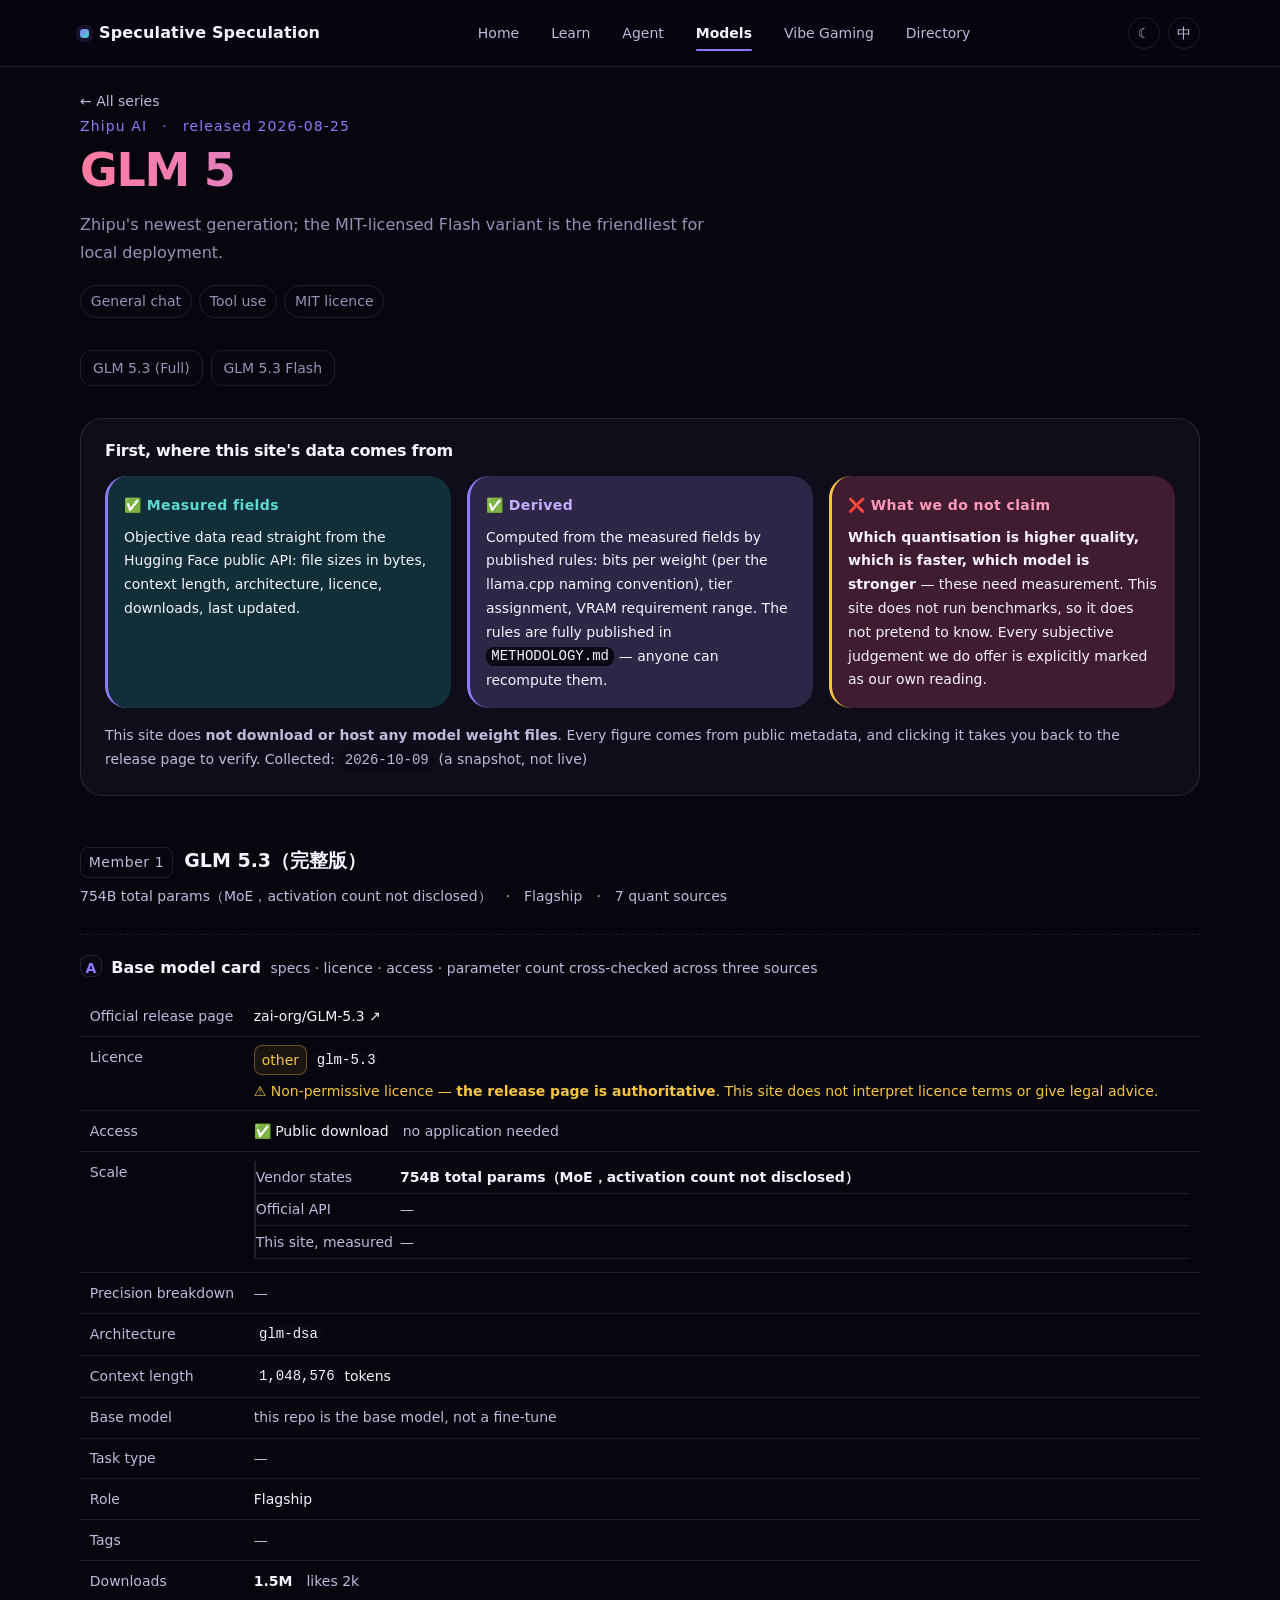
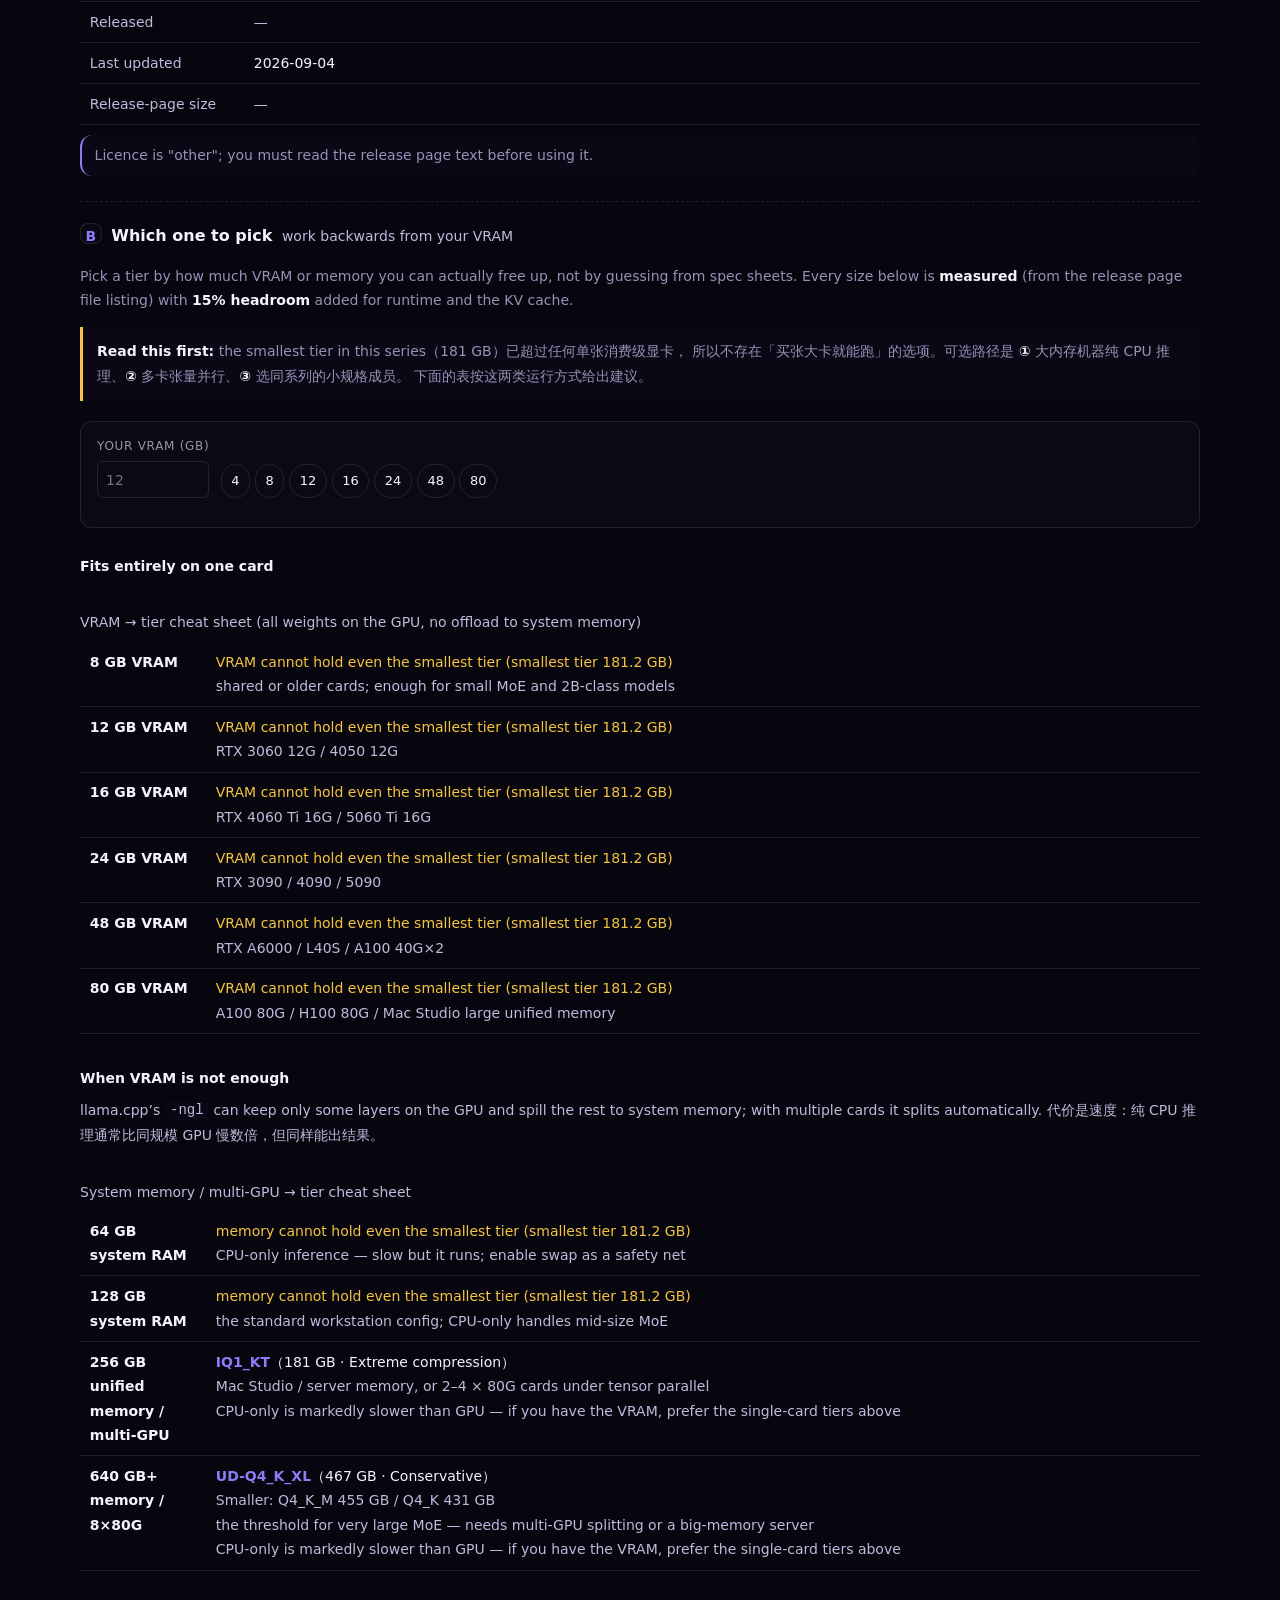
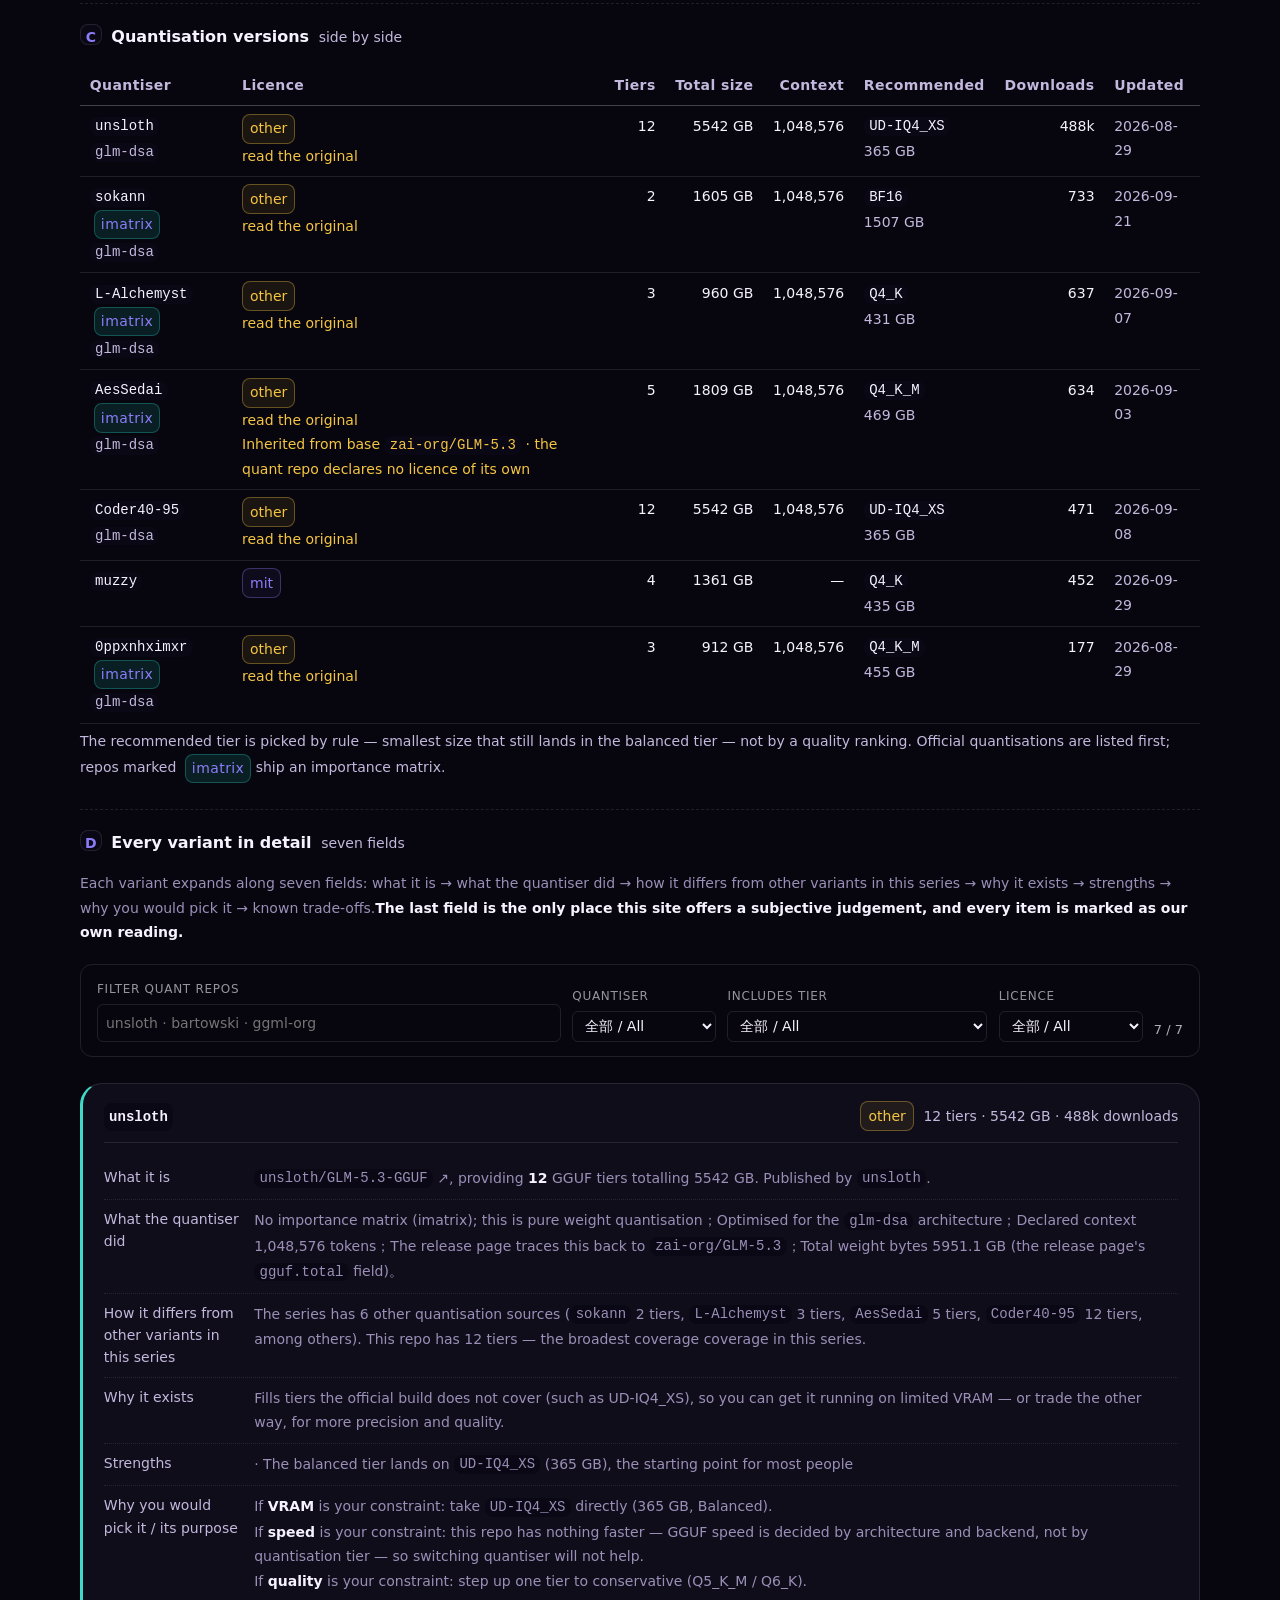
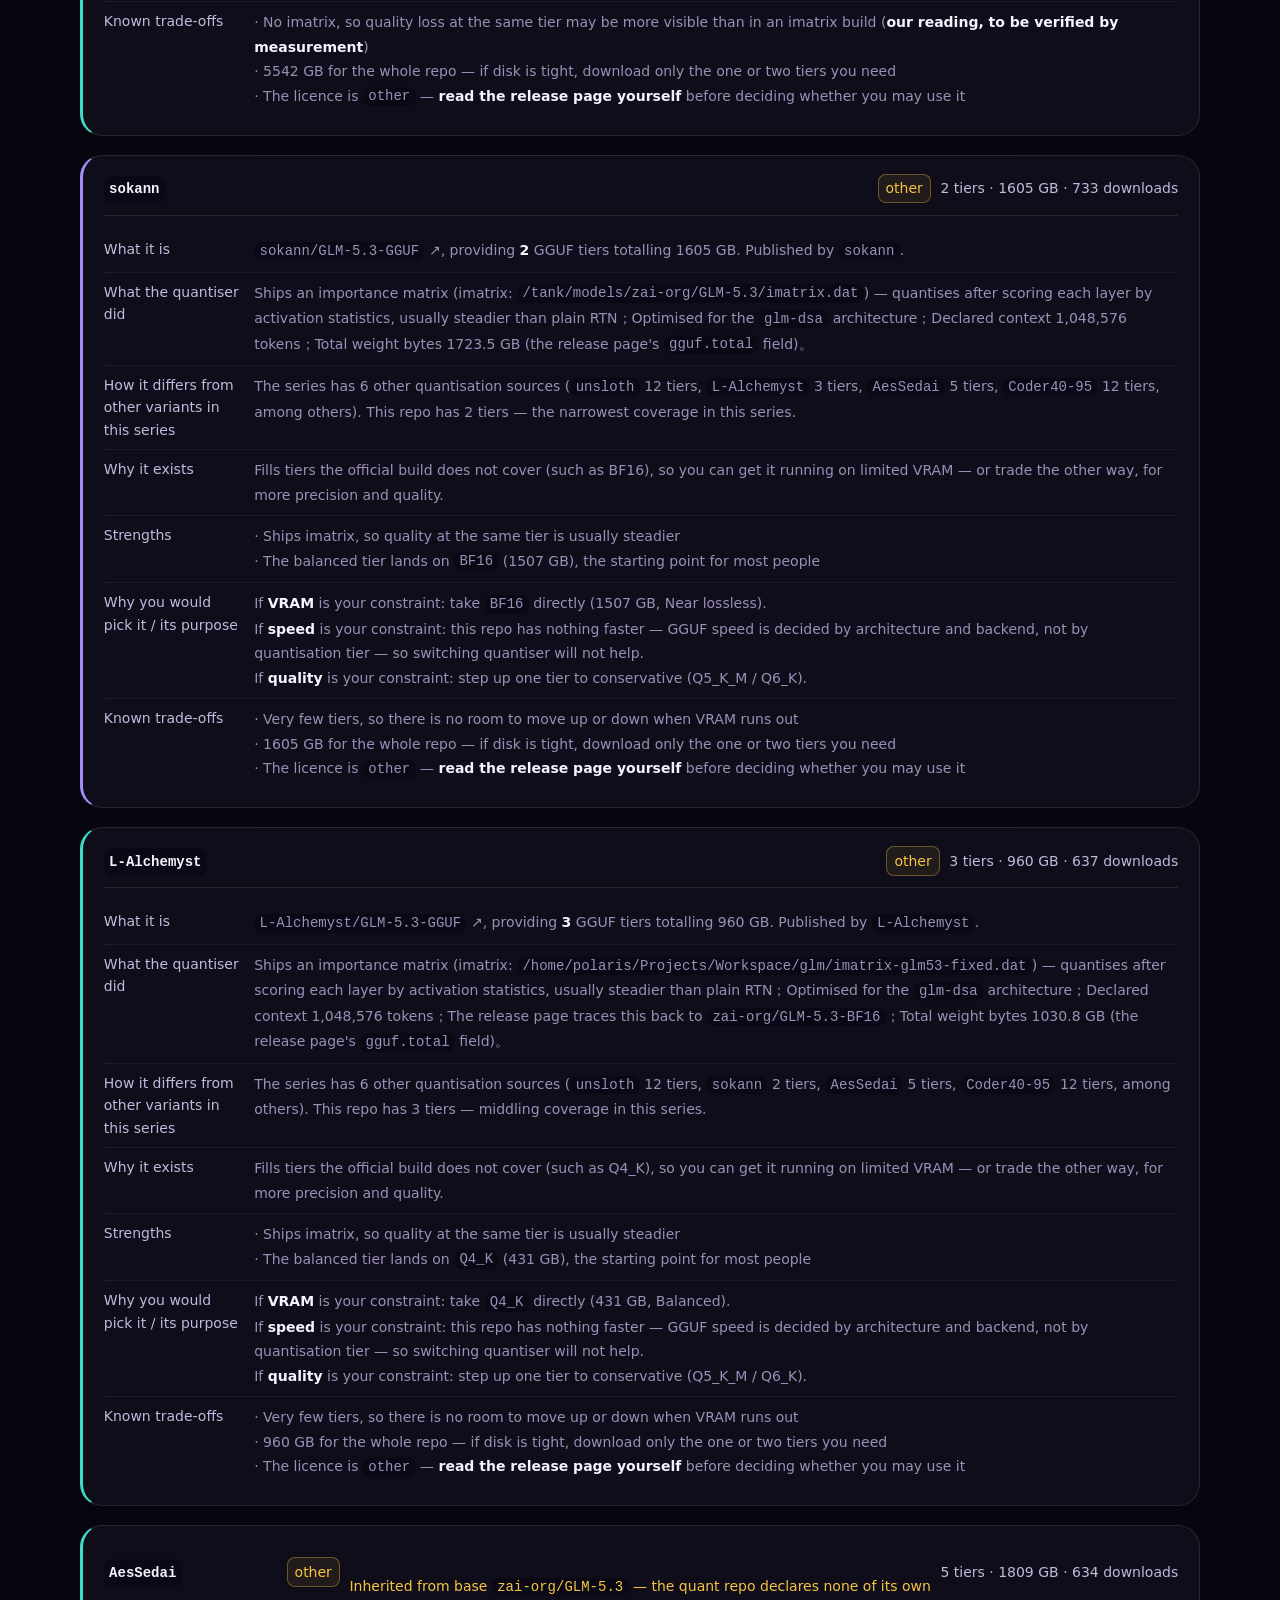
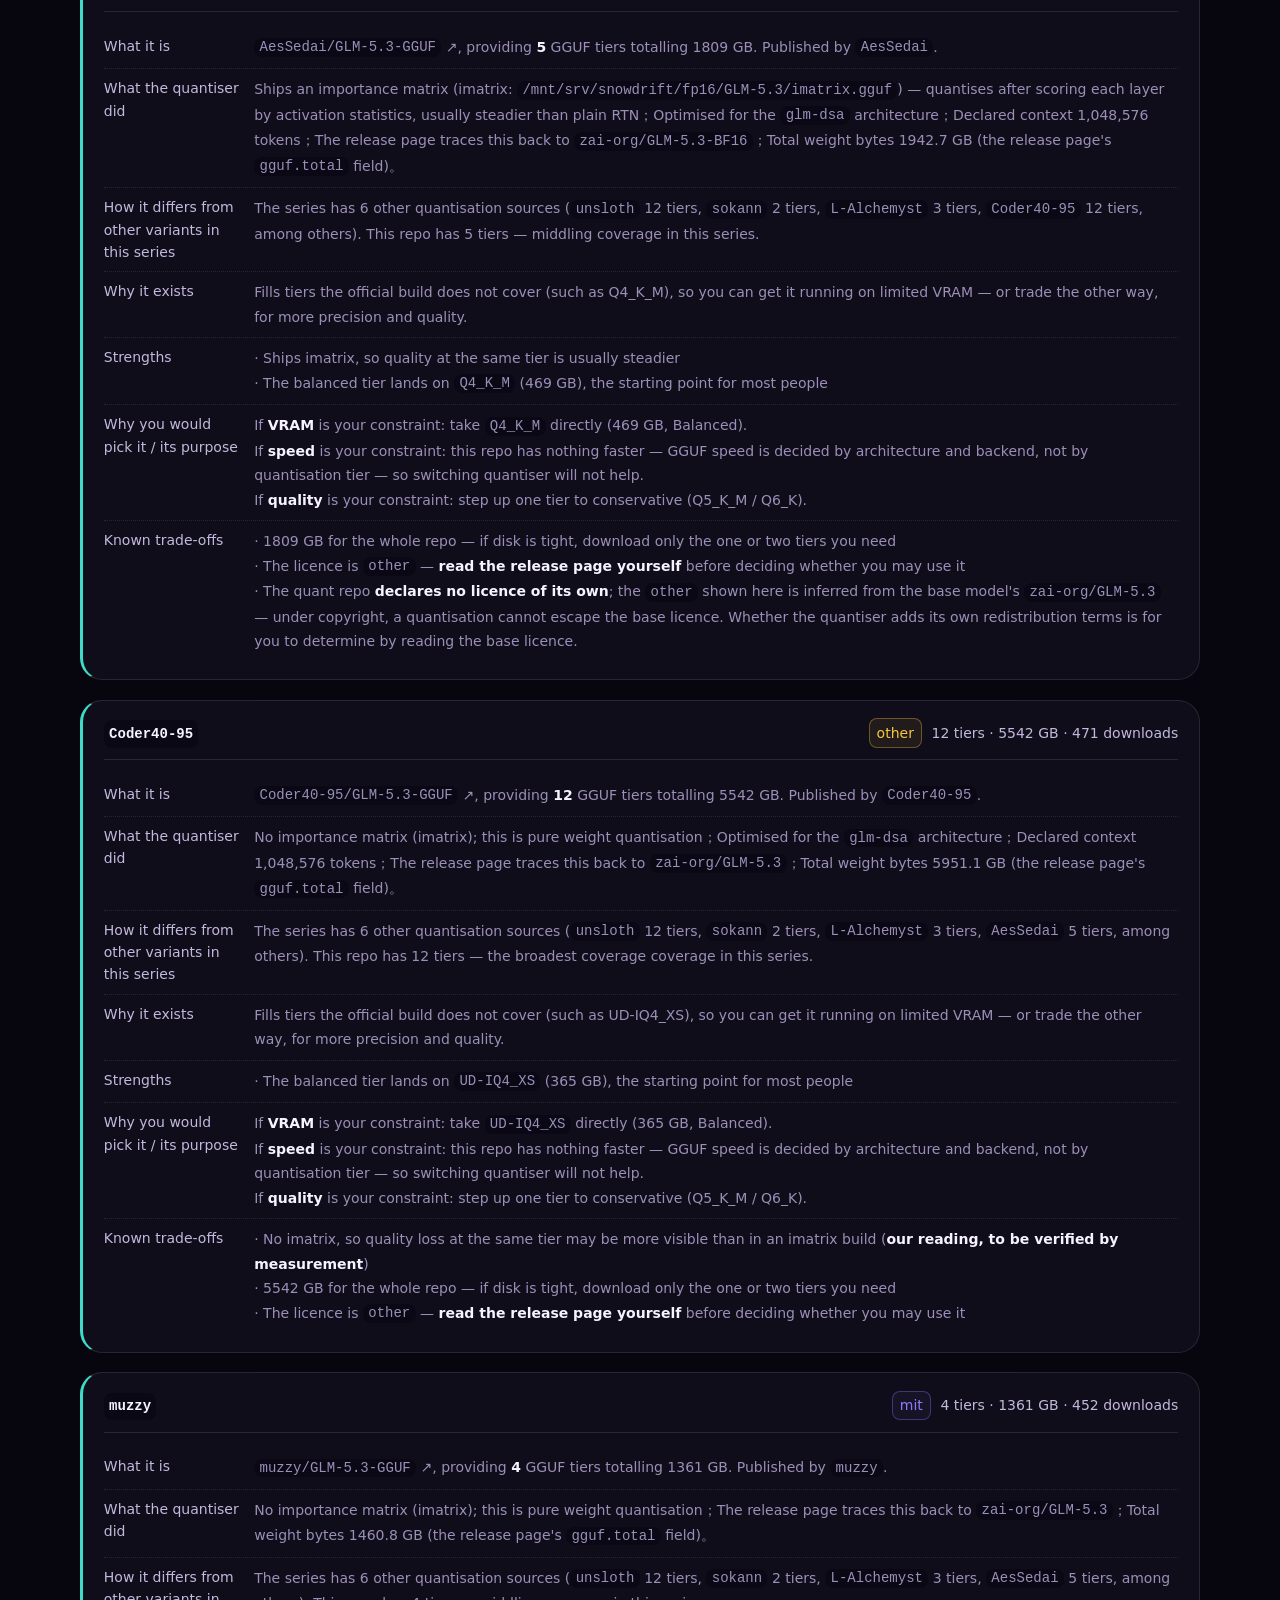
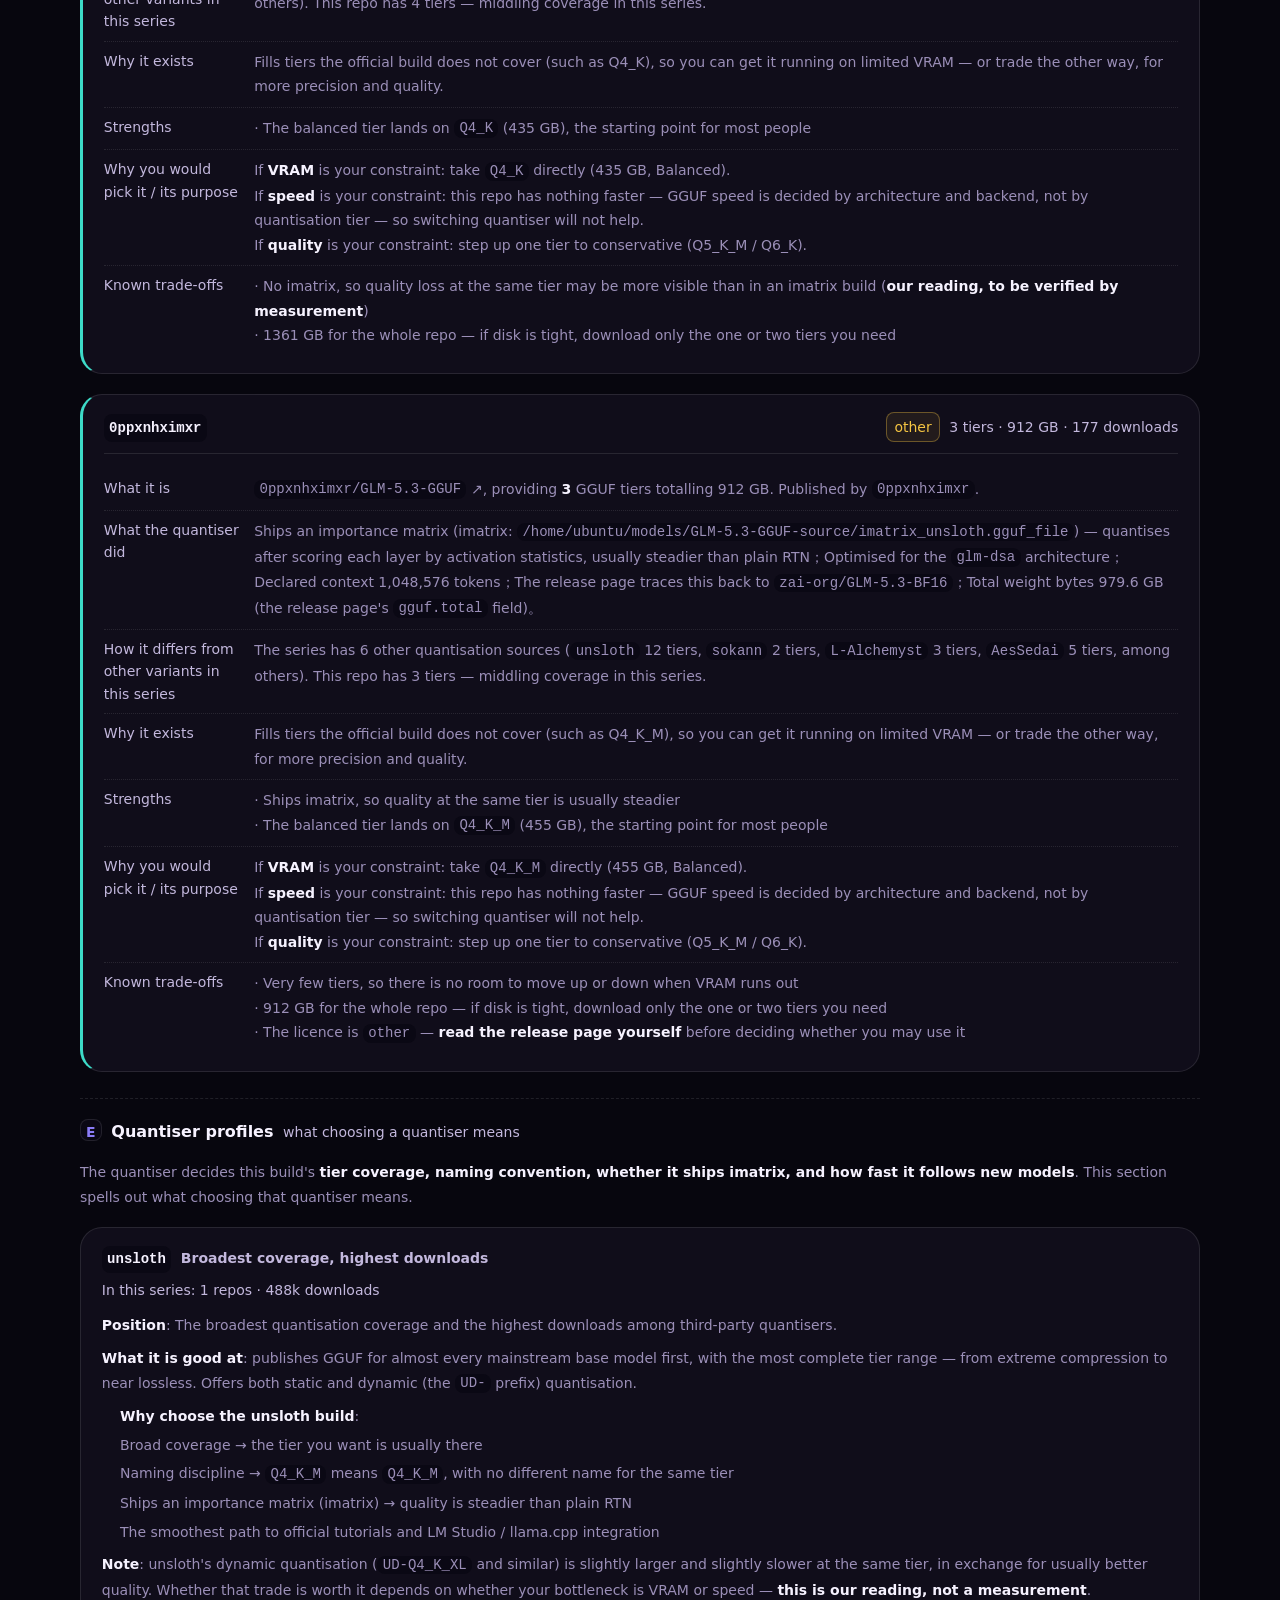
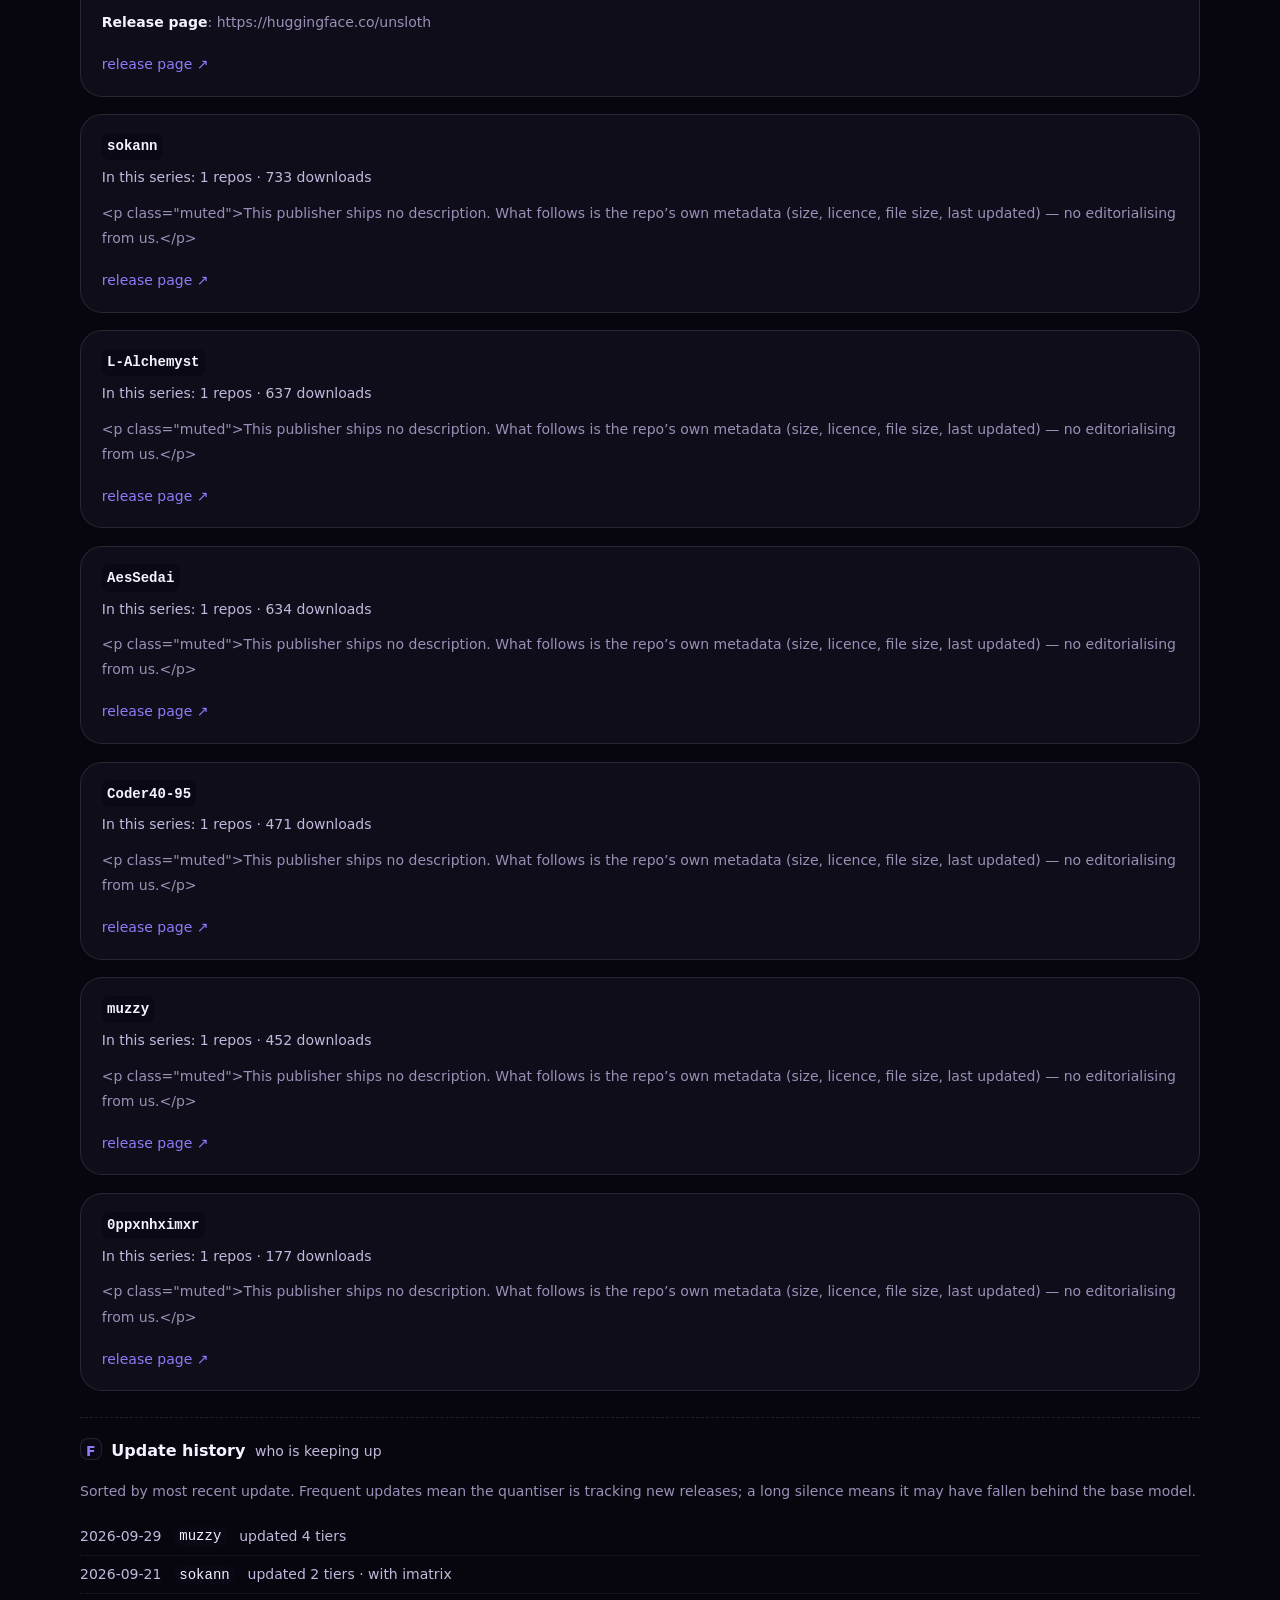
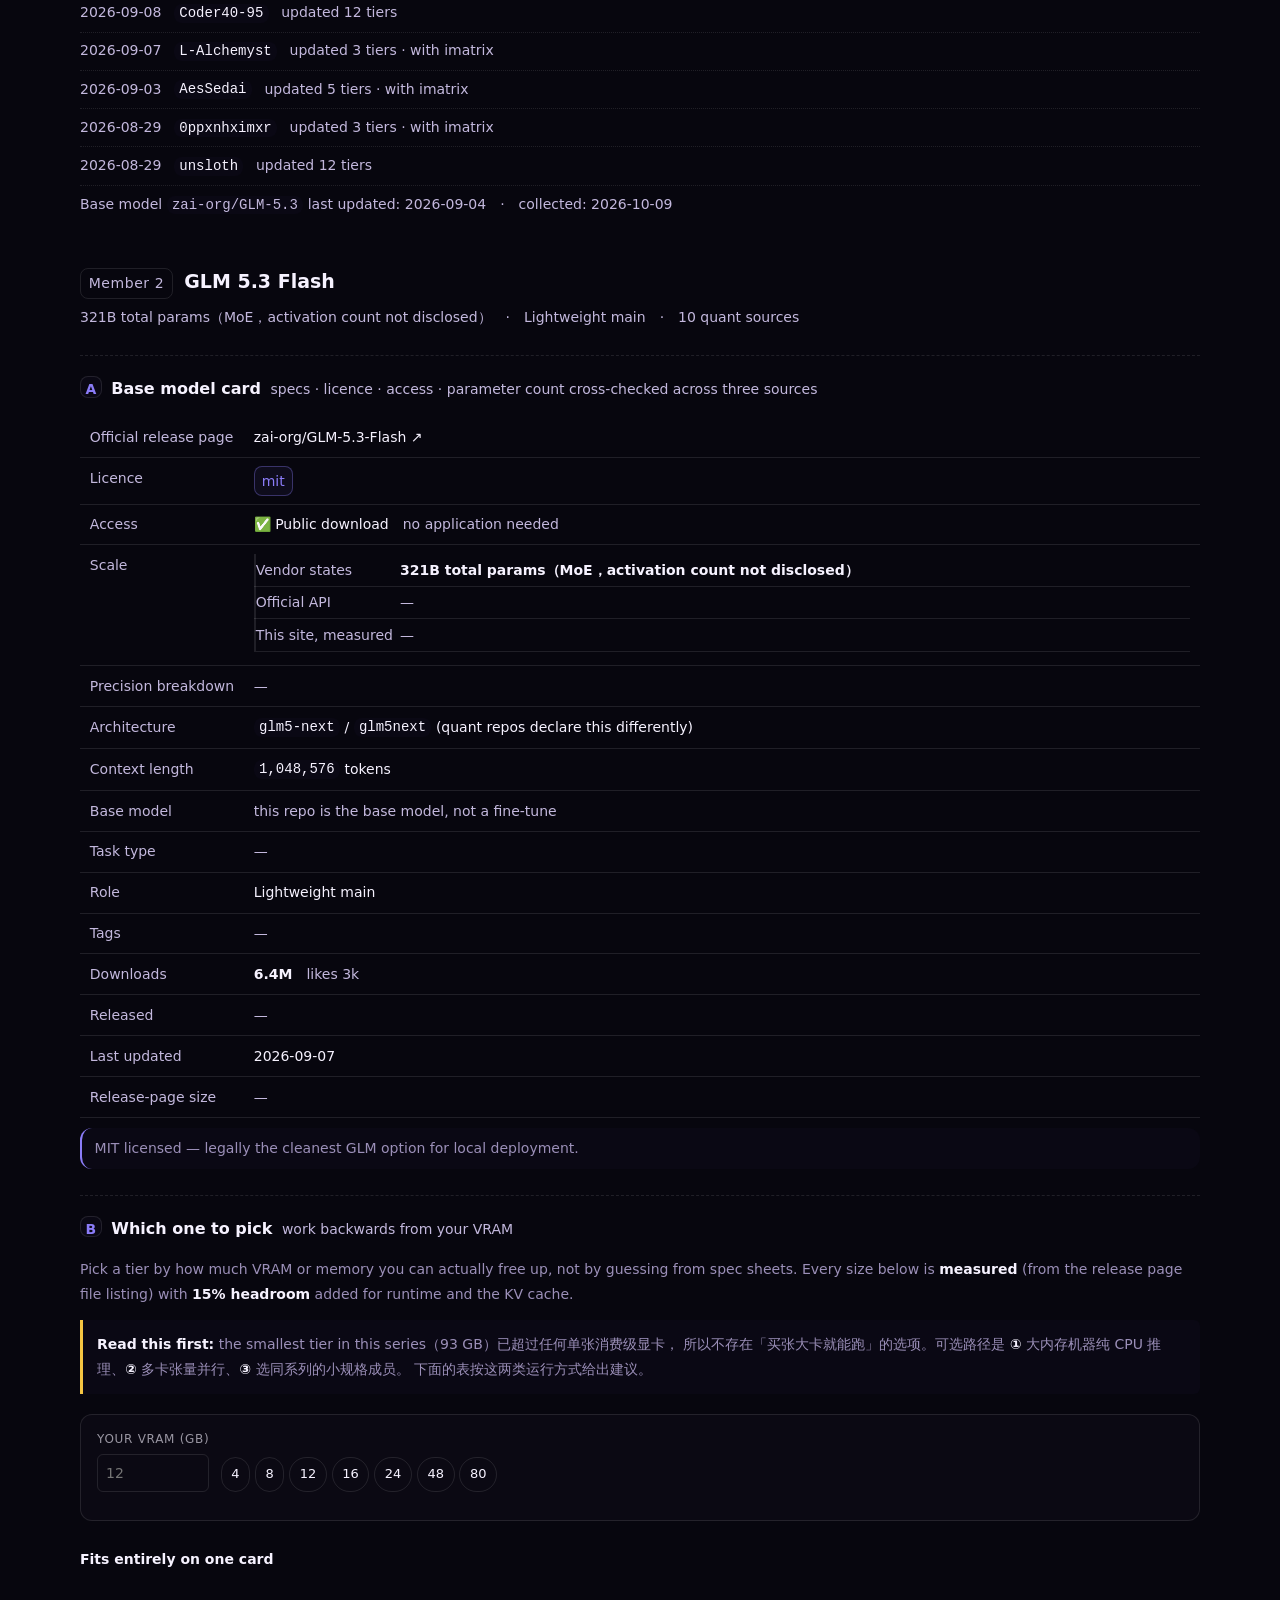
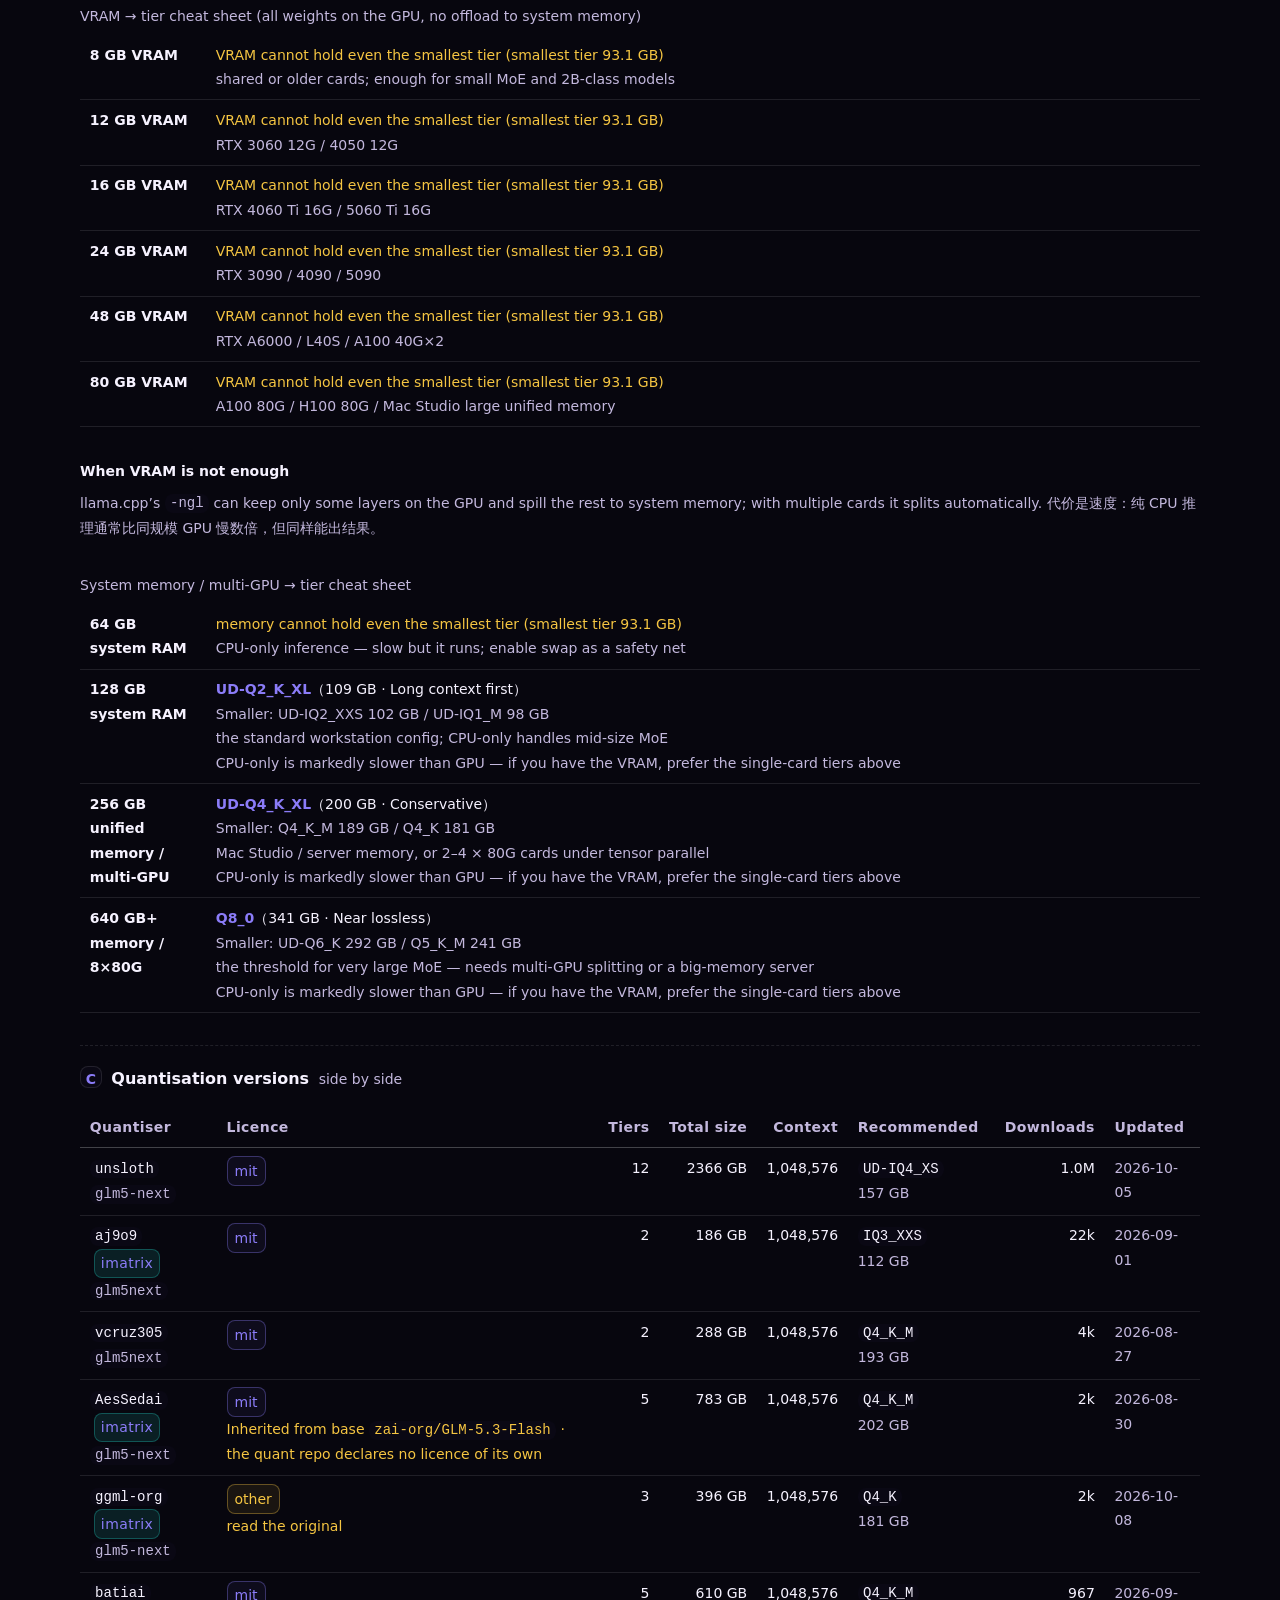
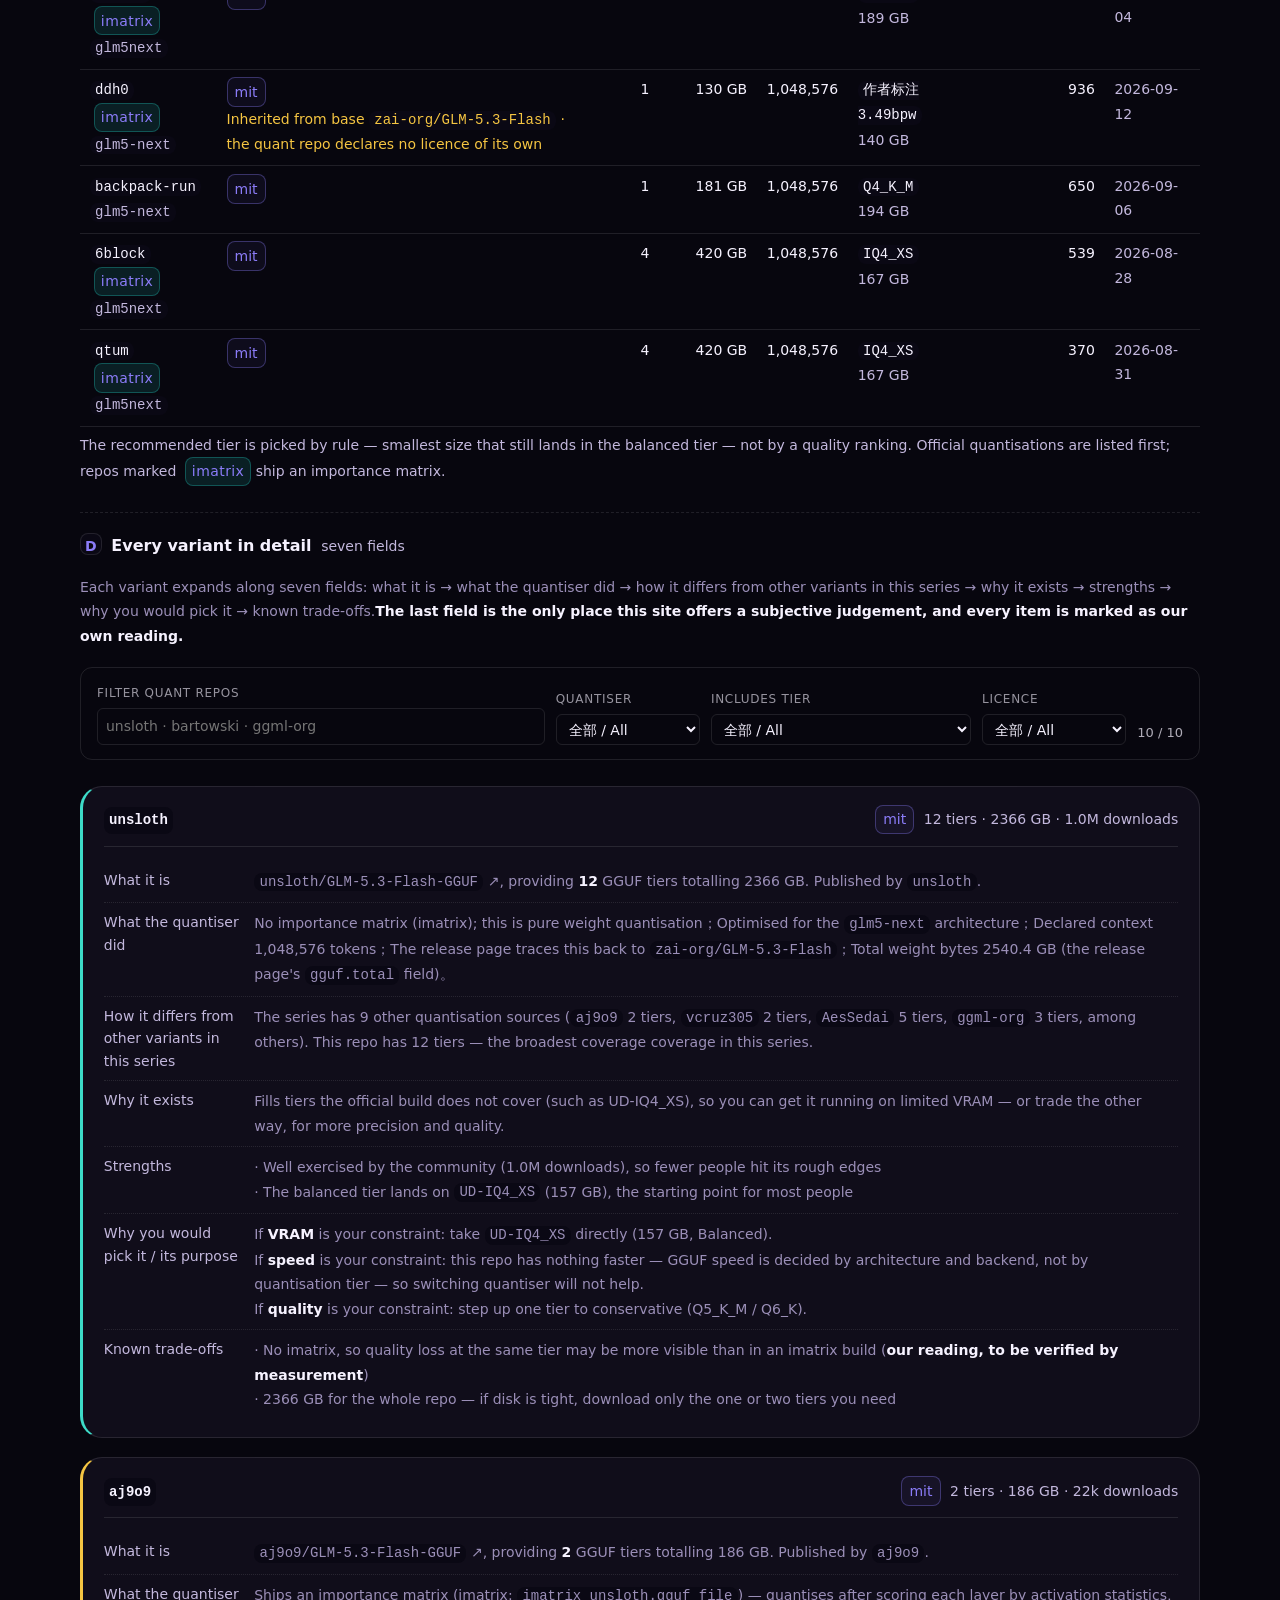
<file: site/series/glm-5/index.html>
<!DOCTYPE html>
<html lang="zh-CN">
<head>
  <meta charset="UTF-8" />
  <meta name="viewport" content="width=device-width, initial-scale=1.0" />
  <title>GLM 5 量化版 · 本地部署</title>
  <meta name="description" content="GLM 5（智谱 AI）的第三方 GGUF 量化版本对比：2 个规格、17 个量化来源，含实测文件体积、许可、上下文长度与选档建议。" />
  <link rel="canonical" href="https://models.specul.com/series/glm-5/" />
  <meta property="og:type" content="website" />
  <meta property="og:site_name" content="GLM 5 量化版 · 本地部署" />
  <meta property="og:url" content="https://models.specul.com/series/glm-5/" />
  <meta property="og:title" content="GLM 5 量化版 · 本地部署" />
  <meta property="og:description" content="GLM 5（智谱 AI）的第三方 GGUF 量化版本对比：2 个规格、17 个量化来源，含实测文件体积、许可、上下文长度与选档建议。" />
  <meta name="theme-color" content="#16121f" />
  <link rel="icon" type="image/svg+xml" href="data:image/svg+xml,%3Csvg xmlns='http://www.w3.org/2000/svg' viewBox='0 0 48 48'%3E%3Cdefs%3E%3ClinearGradient id='g' x1='0' y1='0' x2='1' y2='1'%3E%3Cstop offset='0' stop-color='%238b7cf8'/%3E%3Cstop offset='1' stop-color='%2322d3c5'/%3E%3C/linearGradient%3E%3C/defs%3E%3Crect width='48' height='48' rx='12' fill='%2305080f'/%3E%3Cpath d='M14 32 L24 12 L34 32' fill='none' stroke='url(%23g)' stroke-width='2.4' stroke-linejoin='round'/%3E%3Ccircle cx='24' cy='27' r='2.4' fill='%2322d3c5'/%3E%3C/svg%3E" />
  <link rel="stylesheet" href="../../brand.css" />
  <link rel="stylesheet" href="../../site.css" />
  <script type="application/ld+json">{"@context":"https://schema.org","@type":"Dataset","name":"GLM 5 GGUF 量化版本索引","description":"智谱当前最新一代，MIT 许可的 Flash 版对本地部署最友好。","url":"https://models.specul.com/series/glm-5/","isAccessibleForFree":true,"license":"https://creativecommons.org/publicdomain/zero/1.0/","temporalCoverage":"2026-10-09"}</script>
</head>
<!-- B6（2026-10-09）：--accent 原先在这里被**内联到 body 上**（style="--accent:X"），
     同时头部又写了 :root{--accent:X} —— 两处同一份值，冗余。
     而内联样式会**赢过任何选择器**，于是主题级覆盖（html[data-theme="light"]{--accent:…}）
     完全无效：vg 的引擎名在亮色主题下一直是 1.62:1 的金色，就是因为这条内联。
     现在只保留头部那一处 —— 单一真相源，且可被主题覆盖。
     ⚠ 这段注释里**不能出现反引号**：它在模板字符串内部，反引号会提前结束模板
     （写这段时踩了第 4 次；pitfalls 里早有记录）。 -->
<body class="brand-ambient has-tabbar">
  <a class="t-skip" href="#main"><span data-zh>跳到主要内容</span><span data-en>Skip to main content</span></a>
  <header class="site-header">
    <div class="container site-bar">
      <a class="brand" href="https://specul.com/" title="投机取巧">
        <span class="brand-dot" aria-hidden="true"></span>
        <span class="brand-text">
          <span class="brand-name" id="markName" data-zh-name="投机取巧" data-en-name="Speculative Speculation">投机取巧</span>
          <span class="brand-sub" id="markSub" data-zh-sub="Speculative Speculation" data-en-sub="">Speculative Speculation</span>
        </span>
      </a>
      <nav class="nav-links" aria-label="站点导航">
        <a href="https://specul.com/"><span data-zh>首页</span><span data-en>Home</span></a>
        <a href="https://learn.specul.com/"><span data-zh>学 AI</span><span data-en>Learn</span></a>
        <a href="https://agent.specul.com/"><span data-zh>Agent</span><span data-en>Agent</span></a>
        <a href="https://models.specul.com/" aria-current="page"><span data-zh>本地模型</span><span data-en>Models</span></a>
        <a href="https://vg.specul.com/"><span data-zh>AI 做游戏</span><span data-en>Vibe Gaming</span></a>
        <a href="https://nav.specul.com/"><span data-zh>导航</span><span data-en>Directory</span></a>
      </nav>
      <!-- 2026-10-10：.nav-tools 从 nav 元素**内部**移到外面，与 .nav-links 平级。
           放里面时窄屏下它会跟着链接一起换行：链接占满整行 → 按钮被挤到第三条
           （实测顶栏 134px、按钮组孤零零一行）。移出来后它与品牌同行，
           链接独占第二行居中 —— 这才是下面注释里方案 B 想要的样子。 -->
      <span class="nav-tools">
        <button class="icon-btn" id="themeBtn" type="button" aria-label="切换明暗主题" title="切换明暗主题">☾</button>
        <button class="icon-btn" id="langBtn" type="button" aria-label="Switch language" title="Switch language">EN</button>
      </span>
      <!-- B6（2026-10-09）：窄屏（≤900px）下 .nav-links 会隐藏，这个汉堡是替代入口。
           行为在共享 brand.js 里（一处实现、六站共用），样式在共享 brand.css。
           无脚本时 CSS 不会显示它，而是把 .nav-links 在窄屏放出来 —— 不会出现
           「导航被藏进一个点了没反应的按钮」。 -->
      <button class="nav-burger" type="button" aria-label="打开菜单" aria-expanded="false" aria-controls="navDrawer">
        <i></i><i></i><i></i>
      </button>
    </div>
  </header>
  <div class="nav-scrim"></div>
  <aside class="nav-drawer" id="navDrawer" aria-hidden="true" aria-label="站点导航">
    <div class="nav-drawer-h">
      <span class="brand-name"><span data-zh>投机取巧</span><span data-en>Speculative Speculation</span></span>
      <span class="brand-sub" data-zh-sub="Speculative Speculation" data-en-sub="">Speculative Speculation</span>
      <button class="nav-dclose" type="button" aria-label="关闭">×</button>
    </div>
    <nav class="nav-drawer-list">
      <a href="https://specul.com/"><span><span data-zh>首页</span><span data-en>Home</span></span><span class="ar" aria-hidden="true">→</span></a>
      <a href="https://learn.specul.com/"><span><span data-zh>学 AI</span><span data-en>Learn</span></span><span class="ar" aria-hidden="true">→</span></a>
      <a href="https://agent.specul.com/"><span><span data-zh>Agent</span><span data-en>Agent</span></span><span class="ar" aria-hidden="true">→</span></a>
      <a href="https://models.specul.com/" aria-current="page"><span><span data-zh>本地模型</span><span data-en>Models</span></span><span class="ar" aria-hidden="true">→</span></a>
      <a href="https://vg.specul.com/"><span><span data-zh>AI 做游戏</span><span data-en>Vibe Gaming</span></span><span class="ar" aria-hidden="true">→</span></a>
      <a href="https://nav.specul.com/"><span><span data-zh>导航</span><span data-en>Directory</span></span><span class="ar" aria-hidden="true">→</span></a>
    </nav>
    <div class="nav-drawer-foot">
      <p><span data-zh>6 个站，各管一件事</span><span data-en>Six sites, one job each</span></p>
      <nav><a href="https://specul.com/legal.html"><span data-zh>法律条款</span><span data-en>Legal terms</span></a></nav>
    </div>
  </aside>
  <main id="main">
  <div class="container">
    <nav class="crumbs"><a href="https://models.specul.com/">← <span data-zh>全部系列</span><span data-en>All series</span></a></nav>
    <header class="page-head">
      <p class="eyebrow"><span data-zh>智谱 AI</span><span data-en>Zhipu AI</span>　·　<span data-zh>发布于</span><span data-en>released</span> 2026-08-25</p>
      <h1><span data-zh>GLM 5</span><span data-en>GLM 5</span></h1>
      <p class="lede"><span data-zh>智谱当前最新一代，MIT 许可的 Flash 版对本地部署最友好。</span><span data-en>Zhipu&#39;s newest generation; the MIT-licensed Flash variant is the friendliest for local deployment.</span></p>
      <ul class="pos"><li><span data-zh>通用对话</span><span data-en>General chat</span></li><li><span data-zh>工具调用</span><span data-en>Tool use</span></li><li><span data-zh>MIT 许可</span><span data-en>MIT licence</span></li></ul>
      <nav class="member-nav"><a href="#m0"><span data-zh>GLM 5.3（完整版）</span><span data-en>GLM 5.3 (Full)</span></a><a href="#m1"><span data-zh>GLM 5.3 Flash</span><span data-en>GLM 5.3 Flash</span></a></nav>
    </header>
    <section class="trust">
      <h2><span data-zh>先说清楚：这个站的数据怎么来的</span><span data-en>First, where this site's data comes from</span></h2>
      <div class="trust-grid">
        <div class="trust-item t-a">
          <span class="trust-tag">✅ <span data-zh>实测字段</span><span data-en>Measured fields</span></span>
          <p><span data-zh>直接从 Hugging Face 公开 API 读取的客观数据：文件体积（字节）、上下文长度、架构、许可、下载量、更新时间。</span><span data-en>Objective data read straight from the Hugging Face public API: file sizes in bytes, context length, architecture, licence, downloads, last updated.</span></p>
        </div>
        <div class="trust-item t-b">
          <span class="trust-tag">✅ <span data-zh>推导</span><span data-en>Derived</span></span>
          <p><span data-zh>由实测字段按公开规则算出：每权重比特数（依 llama.cpp 命名标准）、档位归属、显存需求区间。推导规则在</span><span data-en>Computed from the measured fields by published rules: bits per weight (per the llama.cpp naming convention), tier assignment, VRAM requirement range. The rules are fully published in</span> <code>METHODOLOGY.md</code><span data-zh> 完整公开，任何人可复算。</span><span data-en> — anyone can recompute them.</span></p>
        </div>
        <div class="trust-item t-c">
          <span class="trust-tag">❌ <span data-zh>我们不说的</span><span data-en>What we do not claim</span></span>
          <p><span data-zh><b>哪个量化质量更高、哪个更快、哪个模型更强</b>——这些需要实测，本站不跑 benchmark，所以不装作知道。凡我们给出的主观判断，一律显式标注「我们的口径」。</span><span data-en><b>Which quantisation is higher quality, which is faster, which model is stronger</b> — these need measurement. This site does not run benchmarks, so it does not pretend to know. Every subjective judgement we do offer is explicitly marked as our own reading.</span></p>
        </div>
      </div>
      <p class="trust-foot">
        <span data-zh>本站</span><span data-en>This site does</span> <b><span data-zh>不下载、不托管任何模型权重文件</span><span data-en>not download or host any model weight files</span></b><span data-zh>。所有数字都来自公开元数据，点击即可回到发布页核对。</span><span data-en>. Every figure comes from public metadata, and clicking it takes you back to the release page to verify.</span>
        <span data-zh>采集时间</span><span data-en>Collected</span>: <code>2026-10-09</code><span data-zh>（数据快照，非实时）</span><span data-en> (a snapshot, not live)</span>
      </p>
    </section>
      <section class="member" id="m0">
        <h3><span class="member-idx"><span data-zh>成员</span><span data-en>Member</span> 1</span>GLM 5.3（完整版）</h3>
        <p class="member-meta"><span data-zh>754B 总参（MoE，激活数未公开）</span><span data-en>754B total params（MoE，activation count not disclosed）</span>　·　<span data-zh>旗舰</span><span data-en>Flagship</span>　·　<span data-zh>7 个量化来源</span><span data-en>7 quant sources</span></p>
        <div class="block" id="a0">
          <h4><span class="blk">A</span><span data-zh>基础模型卡</span><span data-en>Base model card</span> <small><span data-zh>规格 · 许可 · 访问门槛 · 参数量三来源交叉核对</span><span data-en>specs · licence · access · parameter count cross-checked across three sources</span></small></h4>
      <table class="kv">
        <tr><th><span data-zh>官方发布页</span><span data-en>Official release page</span></th><td><a href="https://huggingface.co/zai-org/GLM-5.3" target="_blank" rel="noopener">zai-org/GLM-5.3 ↗</a><br><span class="muted small"></span></td></tr>
        <tr><th><span data-zh>许可</span><span data-en>Licence</span></th><td><a class="lic lic-tight" href="https://huggingface.co/search?license=other" target="_blank" rel="noopener">other</a> <code>glm-5.3</code><span data-zh><p class="warn-inline">⚠ 非宽松许可，<b>以发布页原文为准</b>。本站不解读许可条款，也不给法律意见。</p></span><span data-en><p class="warn-inline">⚠ Non-permissive licence — <b>the release page is authoritative</b>. This site does not interpret licence terms or give legal advice.</p></span></td></tr>
        <tr><th><span data-zh>访问门槛</span><span data-en>Access</span></th><td><span data-zh>✅ 公开下载　<span class="muted">无需申请</span></span><span data-en>✅ Public download　<span class="muted">no application needed</span></span></td></tr>
        <tr><th><span data-zh>规模</span><span data-en>Scale</span></th><td><table class="kv kv-nested">
        <tbody>
          <tr><th><span data-zh>官网标注</span><span data-en>Vendor states</span></th><td><b><span data-zh>754B 总参（MoE，激活数未公开）</span><span data-en>754B total params（MoE，activation count not disclosed）</span></b></td></tr>
          <tr><th><span data-zh>官方 API 申报</span><span data-en>Official API</span></th><td><span class="muted">—</span></td></tr>
          <tr><th><span data-zh>本站实测反推</span><span data-en>This site, measured</span></th><td><span class="muted">—</span></td></tr>
        </tbody>
      </table></td></tr>
        <tr><th><span data-zh>权重精度构成</span><span data-en>Precision breakdown</span></th><td><span class="muted">—</span></td></tr>
        <tr><th><span data-zh>架构</span><span data-en>Architecture</span></th><td><code>glm-dsa</code></td></tr>
        <tr><th><span data-zh>上下文长度</span><span data-en>Context length</span></th><td><code>1,048,576</code> tokens</td></tr>
        <tr><th><span data-zh>基座</span><span data-en>Base model</span></th><td><span data-zh><span class="muted">本仓即基座（不是微调版）</span></span><span data-en><span class="muted">this repo is the base model, not a fine-tune</span></span></td></tr>
        <tr><th><span data-zh>任务类型</span><span data-en>Task type</span></th><td><span class="muted">—</span></td></tr>
        <tr><th><span data-zh>定位</span><span data-en>Role</span></th><td><span data-zh>旗舰</span><span data-en>Flagship</span></td></tr>
        <tr><th><span data-zh>标签</span><span data-en>Tags</span></th><td><span class="muted">—</span></td></tr>
        <tr><th><span data-zh>官方下载量</span><span data-en>Downloads</span></th><td><b>1.5M</b>　<span class="muted"><span data-zh>点赞</span><span data-en>likes</span> 2k</span></td></tr>
        <tr><th><span data-zh>发布日</span><span data-en>Released</span></th><td><span class="muted">—</span></td></tr>
        <tr><th><span data-zh>最近更新</span><span data-en>Last updated</span></th><td>2026-09-04</td></tr>
        <tr><th><span data-zh>发布页体积</span><span data-en>Release-page size</span></th><td><span class="muted">—</span></td></tr>
      </table>
            <p class="member-note"><span data-zh>许可为 other，须读发布页原文。</span><span data-en>Licence is &quot;other&quot;; you must read the release page text before using it.</span></p>
        </div>
        <div class="block" id="b0">
          <h4><span class="blk">B</span><span data-zh>该选哪个</span><span data-en>Which one to pick</span> <small><span data-zh>按你的显存倒推</span><span data-en>work backwards from your VRAM</span></small></h4>
      <p class="block-lead"><span data-zh>按「你实际能腾出多少显存或内存」选档位，而不是按参数猜。下面每档的体积都是<b>实测值</b>（来自发布页文件列表），<b>加权 15% 余量</b>给运行时与 KV cache。</span><span data-en>Pick a tier by how much VRAM or memory you can actually free up, not by guessing from spec sheets. Every size below is <b>measured</b> (from the release page file listing) with <b>15% headroom</b> added for runtime and the KV cache.</span></p>
      <p class="warn-note"><span data-zh><b>先看这一条：</b>本系列最小档</span><span data-en><b>Read this first:</b> the smallest tier in this series</span>（181 GB）已超过任何单张消费级显卡，
        所以<span class="nowrap">不存在「买张大卡就能跑」的选项</span>。可选路径是
        <b>①</b> 大内存机器纯 CPU 推理、<b>②</b> 多卡张量并行、<b>③</b> 选同系列的小规格成员。
        下面的表按这两类运行方式给出建议。</p>
      <div class="vramtool">
        <div class="vt-row">
          <label class="vt-f"><span class="vt-h"><span data-zh>你的显存（GB）</span><span data-en>Your VRAM (GB)</span></span>
            <input type="number" class="vt-in" min="1" max="1024" step="1" inputmode="numeric" placeholder="12"></label>
          <span class="vt-quick"><button type="button" class="vt-preset" data-gb="4">4</button><button type="button" class="vt-preset" data-gb="8">8</button><button type="button" class="vt-preset" data-gb="12">12</button><button type="button" class="vt-preset" data-gb="16">16</button><button type="button" class="vt-preset" data-gb="24">24</button><button type="button" class="vt-preset" data-gb="48">48</button><button type="button" class="vt-preset" data-gb="80">80</button></span>
        </div>
        <div class="vt-out" aria-live="polite"></div>
        <script type="application/json" class="vt-data">[{"q":"IQ1_KT","g":181.22,"t":"极限压缩","u":"https://huggingface.co/muzzy/GLM-5.3-GGUF","b":"muzzy","rp":"muzzy/GLM-5.3-GGUF"},{"q":"Q2_K","g":216.62,"t":"极限压缩","u":"https://huggingface.co/sokann/GLM-5.3-GGUF","b":"sokann","rp":"sokann/GLM-5.3-GGUF"},{"q":"UD-IQ1_S","g":216.72,"t":"极限压缩","u":"https://huggingface.co/unsloth/GLM-5.3-GGUF","b":"unsloth","rp":"unsloth/GLM-5.3-GGUF"},{"q":"IQ2_XS","g":227.69,"t":"极限压缩","u":"https://huggingface.co/0ppxnhximxr/GLM-5.3-GGUF","b":"0ppxnhximxr","rp":"0ppxnhximxr/GLM-5.3-GGUF"},{"q":"UD-IQ1_M","g":228.49,"t":"极限压缩","u":"https://huggingface.co/unsloth/GLM-5.3-GGUF","b":"unsloth","rp":"unsloth/GLM-5.3-GGUF"},{"q":"UD-IQ2_M","g":238.58,"t":"极限压缩","u":"https://huggingface.co/unsloth/GLM-5.3-GGUF","b":"unsloth","rp":"unsloth/GLM-5.3-GGUF"},{"q":"UD-Q2_K_XL","g":253.88,"t":"长上下文优先","u":"https://huggingface.co/unsloth/GLM-5.3-GGUF","b":"unsloth","rp":"unsloth/GLM-5.3-GGUF"},{"q":"IQ2_S","g":259.13,"t":"极限压缩","u":"https://huggingface.co/AesSedai/GLM-5.3-GGUF","b":"AesSedai","rp":"AesSedai/GLM-5.3-GGUF"},{"q":"UD-IQ3_XXS","g":281.69,"t":"长上下文优先","u":"https://huggingface.co/unsloth/GLM-5.3-GGUF","b":"unsloth","rp":"unsloth/GLM-5.3-GGUF"},{"q":"IQ3_S","g":285.55,"t":"长上下文优先","u":"https://huggingface.co/AesSedai/GLM-5.3-GGUF","b":"AesSedai","rp":"AesSedai/GLM-5.3-GGUF"},{"q":"IQ3_XXS","g":297.09,"t":"长上下文优先","u":"https://huggingface.co/0ppxnhximxr/GLM-5.3-GGUF","b":"0ppxnhximxr","rp":"0ppxnhximxr/GLM-5.3-GGUF"},{"q":"UD-Q3_K_XL","g":342.97,"t":"平衡档","u":"https://huggingface.co/unsloth/GLM-5.3-GGUF","b":"unsloth","rp":"unsloth/GLM-5.3-GGUF"},{"q":"Q3_K","g":343.38,"t":"长上下文优先","u":"https://huggingface.co/muzzy/GLM-5.3-GGUF","b":"muzzy","rp":"muzzy/GLM-5.3-GGUF"},{"q":"UD-IQ4_XS","g":365.31,"t":"平衡档","u":"https://huggingface.co/unsloth/GLM-5.3-GGUF","b":"unsloth","rp":"unsloth/GLM-5.3-GGUF"},{"q":"IQ4_XS","g":367.24,"t":"平衡档","u":"https://huggingface.co/AesSedai/GLM-5.3-GGUF","b":"AesSedai","rp":"AesSedai/GLM-5.3-GGUF"},{"q":"Q4_K","g":431.4,"t":"平衡档","u":"https://huggingface.co/L-Alchemyst/GLM-5.3-GGUF","b":"L-Alchemyst","rp":"L-Alchemyst/GLM-5.3-GGUF"},{"q":"Q4_K_M","g":454.85,"t":"平衡档","u":"https://huggingface.co/0ppxnhximxr/GLM-5.3-GGUF","b":"0ppxnhximxr","rp":"0ppxnhximxr/GLM-5.3-GGUF"},{"q":"UD-Q4_K_XL","g":467.29,"t":"保守档","u":"https://huggingface.co/unsloth/GLM-5.3-GGUF","b":"unsloth","rp":"unsloth/GLM-5.3-GGUF"},{"q":"Q5_K_M","g":561.65,"t":"保守档","u":"https://huggingface.co/AesSedai/GLM-5.3-GGUF","b":"AesSedai","rp":"AesSedai/GLM-5.3-GGUF"},{"q":"UD-Q5_K_XL","g":562.47,"t":"保守档","u":"https://huggingface.co/unsloth/GLM-5.3-GGUF","b":"unsloth","rp":"unsloth/GLM-5.3-GGUF"},{"q":"UD-Q6_K","g":684.37,"t":"保守档","u":"https://huggingface.co/unsloth/GLM-5.3-GGUF","b":"unsloth","rp":"unsloth/GLM-5.3-GGUF"},{"q":"Q8_0","g":801.36,"t":"近似无损","u":"https://huggingface.co/unsloth/GLM-5.3-GGUF","b":"unsloth","rp":"unsloth/GLM-5.3-GGUF"},{"q":"BF16","g":1506.92,"t":"近似无损","u":"https://huggingface.co/sokann/GLM-5.3-GGUF","b":"sokann","rp":"sokann/GLM-5.3-GGUF"}]</script>
      </div>
      <h3 class="budget-h"><span data-zh>单卡全量装得下</span><span data-en>Fits entirely on one card</span></h3>
      <table class="budget">
        <caption><span data-zh>显存 → 档位速查（权重全部放显存，不卸载到系统内存）</span><span data-en>VRAM → tier cheat sheet (all weights on the GPU, no offload to system memory)</span></caption>
        <tbody>
        <tr><th><span data-zh>8 GB 显存</span><span data-en>8 GB VRAM</span></th><td class="no-fit"><span data-zh>显存装不下最小档</span><span data-en>VRAM cannot hold even the smallest tier</span><span data-zh>（最小 181.2 GB）</span><span data-en> (smallest tier 181.2 GB)</span><br><span class="muted"><span data-zh>共享显卡 / 老卡，够跑小MoE 与 2B 级</span><span data-en>shared or older cards; enough for small MoE and 2B-class models</span></span></td></tr>
        <tr><th><span data-zh>12 GB 显存</span><span data-en>12 GB VRAM</span></th><td class="no-fit"><span data-zh>显存装不下最小档</span><span data-en>VRAM cannot hold even the smallest tier</span><span data-zh>（最小 181.2 GB）</span><span data-en> (smallest tier 181.2 GB)</span><br><span class="muted"><span data-zh>RTX 3060 12G / 4050 12G</span><span data-en>RTX 3060 12G / 4050 12G</span></span></td></tr>
        <tr><th><span data-zh>16 GB 显存</span><span data-en>16 GB VRAM</span></th><td class="no-fit"><span data-zh>显存装不下最小档</span><span data-en>VRAM cannot hold even the smallest tier</span><span data-zh>（最小 181.2 GB）</span><span data-en> (smallest tier 181.2 GB)</span><br><span class="muted"><span data-zh>RTX 4060 Ti 16G / 5060 Ti 16G</span><span data-en>RTX 4060 Ti 16G / 5060 Ti 16G</span></span></td></tr>
        <tr><th><span data-zh>24 GB 显存</span><span data-en>24 GB VRAM</span></th><td class="no-fit"><span data-zh>显存装不下最小档</span><span data-en>VRAM cannot hold even the smallest tier</span><span data-zh>（最小 181.2 GB）</span><span data-en> (smallest tier 181.2 GB)</span><br><span class="muted"><span data-zh>RTX 3090 / 4090 / 5090</span><span data-en>RTX 3090 / 4090 / 5090</span></span></td></tr>
        <tr><th><span data-zh>48 GB 显存</span><span data-en>48 GB VRAM</span></th><td class="no-fit"><span data-zh>显存装不下最小档</span><span data-en>VRAM cannot hold even the smallest tier</span><span data-zh>（最小 181.2 GB）</span><span data-en> (smallest tier 181.2 GB)</span><br><span class="muted"><span data-zh>RTX A6000 / L40S / A100 40G×2</span><span data-en>RTX A6000 / L40S / A100 40G×2</span></span></td></tr>
        <tr><th><span data-zh>80 GB 显存</span><span data-en>80 GB VRAM</span></th><td class="no-fit"><span data-zh>显存装不下最小档</span><span data-en>VRAM cannot hold even the smallest tier</span><span data-zh>（最小 181.2 GB）</span><span data-en> (smallest tier 181.2 GB)</span><br><span class="muted"><span data-zh>A100 80G / H100 80G / Mac Studio 大统一内存</span><span data-en>A100 80G / H100 80G / Mac Studio large unified memory</span></span></td></tr>
        </tbody>
      </table>
      <h3 class="budget-h"><span data-zh>显存不够时的替代路径</span><span data-en>When VRAM is not enough</span></h3>
      <p class="muted small"><span data-zh>llama.cpp 的</span><span data-en>llama.cpp’s</span> <code>-ngl</code> <span data-zh>可以只把部分层放显存、其余落系统内存；多卡则自动切分。</span><span data-en>can keep only some layers on the GPU and spill the rest to system memory; with multiple cards it splits automatically.</span>
        代价是速度：纯 CPU 推理通常比同规模 GPU 慢数倍，但同样能出结果。</p>
      <table class="budget">
        <caption><span data-zh>系统内存 / 多卡 → 档位速查</span><span data-en>System memory / multi-GPU → tier cheat sheet</span></caption>
        <tbody>
        <tr><th><span data-zh>64 GB 系统内存</span><span data-en>64 GB system RAM</span></th><td class="no-fit"><span data-zh>内存装不下最小档</span><span data-en>memory cannot hold even the smallest tier</span><span data-zh>（最小 181.2 GB）</span><span data-en> (smallest tier 181.2 GB)</span><br><span class="muted"><span data-zh>纯 CPU 推理，速度慢但可跑；建议开swap 兜底</span><span data-en>CPU-only inference — slow but it runs; enable swap as a safety net</span></span></td></tr>
        <tr><th><span data-zh>128 GB 系统内存</span><span data-en>128 GB system RAM</span></th><td class="no-fit"><span data-zh>内存装不下最小档</span><span data-en>memory cannot hold even the smallest tier</span><span data-zh>（最小 181.2 GB）</span><span data-en> (smallest tier 181.2 GB)</span><br><span class="muted"><span data-zh>工作站标准配置，纯 CPU 可跑中等规模 MoE</span><span data-en>the standard workstation config; CPU-only handles mid-size MoE</span></span></td></tr>
        <tr>
          <th><span data-zh>256 GB 统一内存 / 多卡</span><span data-en>256 GB unified memory / multi-GPU</span></th>
          <td>
            <b>IQ1_KT</b>（181 GB · <span data-zh>极限压缩</span><span data-en>Extreme compression</span>）
            
            <br><span class="muted"><span data-zh>Mac Studio / 服务器内存，或 2~4 张 80G 卡张量并行</span><span data-en>Mac Studio / server memory, or 2–4 × 80G cards under tensor parallel</span></span><span data-zh><br><span class="muted small">纯 CPU 会明显慢于 GPU；若显存够，优先用上面的单卡档</span></span><span data-en><br><span class="muted small">CPU-only is markedly slower than GPU — if you have the VRAM, prefer the single-card tiers above</span></span>
          </td>
        </tr>
        <tr>
          <th><span data-zh>640 GB+ 内存 / 8×80G</span><span data-en>640 GB+ memory / 8×80G</span></th>
          <td>
            <b>UD-Q4_K_XL</b>（467 GB · <span data-zh>保守档</span><span data-en>Conservative</span>）
            <br><span class="muted"><span data-zh>更省：</span><span data-en>Smaller: </span>Q4_K_M 455 GB / Q4_K 431 GB</span>
            <br><span class="muted"><span data-zh>超大 MoE 的门槛，需要多卡切分或大内存服务器</span><span data-en>the threshold for very large MoE — needs multi-GPU splitting or a big-memory server</span></span><span data-zh><br><span class="muted small">纯 CPU 会明显慢于 GPU；若显存够，优先用上面的单卡档</span></span><span data-en><br><span class="muted small">CPU-only is markedly slower than GPU — if you have the VRAM, prefer the single-card tiers above</span></span>
          </td>
        </tr>
        </tbody>
      </table>
      <span data-zh><p class="muted small">本系列档位体积跨度 181 GB → 1507 GB。</span><span data-en><p class="muted small">Tier sizes in this series span 181 GB → 1507 GB.</span>
        跨度过大说明同一系列的量化选择空间很宽，这正是量化选型的主要收益所在。</p>
      <details class="all-quants">
        <summary><span data-zh>展开：本系列所有档位的实测体积</span><span data-en>Expand: measured sizes for every tier</span>（23 <span data-zh>档</span><span data-en>tiers</span>）</summary>
        <table class="quant-list">
          <thead><tr><th><span data-zh>量化档</span><span data-en>Quant</span></th><th><span data-zh>最小体积</span><span data-en>Min size</span></th><th><span data-zh>每权重比特</span><span data-en>bpw</span></th><th><span data-zh>档位</span><span data-en>Tier</span></th><th><span data-zh>这档意味着什么</span><span data-en>What this tier means</span></th><th><span data-zh>该档文件数 / 体积跨度</span><span data-en>Files in tier / size range</span></th><th>最小体积来源</th></tr></thead>
          <tbody>
            <tr>
              <td><code>IQ1_KT</code></td>
              <td><b>181 GB</b></td>
              <td>1.50<span class="muted"> bpw</span></td>
              <td><span class="tier tier-4"><span data-zh>极限压缩</span><span data-en>Extreme compression</span></span></td>
              <td class="muted small"><span data-zh>能装下就装，质量明显下降</span><span data-en>Fit it in at the cost of visibly lower quality</span></td>
              <td class="muted small">1 <span data-zh>个</span><span data-en></span></td>
              <td class="muted"><a href="https://huggingface.co/muzzy/GLM-5.3-GGUF" target="_blank" rel="noopener">muzzy</a></td>
            </tr>
            <tr>
              <td><code>UD-IQ1_S</code></td>
              <td><b>217 GB</b></td>
              <td>1.70<span class="muted"> bpw</span></td>
              <td><span class="tier tier-4"><span data-zh>极限压缩</span><span data-en>Extreme compression</span></span></td>
              <td class="muted small"><span data-zh>能装下就装，质量明显下降</span><span data-en>Fit it in at the cost of visibly lower quality</span></td>
              <td class="muted small">2 <span data-zh>个</span><span data-en></span></td>
              <td class="muted"><a href="https://huggingface.co/unsloth/GLM-5.3-GGUF" target="_blank" rel="noopener">unsloth</a></td>
            </tr>
            <tr>
              <td><code>UD-IQ1_M</code></td>
              <td><b>228 GB</b></td>
              <td>1.96<span class="muted"> bpw</span></td>
              <td><span class="tier tier-4"><span data-zh>极限压缩</span><span data-en>Extreme compression</span></span></td>
              <td class="muted small"><span data-zh>能装下就装，质量明显下降</span><span data-en>Fit it in at the cost of visibly lower quality</span></td>
              <td class="muted small">2 <span data-zh>个</span><span data-en></span></td>
              <td class="muted"><a href="https://huggingface.co/unsloth/GLM-5.3-GGUF" target="_blank" rel="noopener">unsloth</a></td>
            </tr>
            <tr>
              <td><code>IQ2_XS</code></td>
              <td><b>228 GB</b></td>
              <td>2.31<span class="muted"> bpw</span></td>
              <td><span class="tier tier-4"><span data-zh>极限压缩</span><span data-en>Extreme compression</span></span></td>
              <td class="muted small"><span data-zh>能装下就装，质量明显下降</span><span data-en>Fit it in at the cost of visibly lower quality</span></td>
              <td class="muted small">1 <span data-zh>个</span><span data-en></span></td>
              <td class="muted"><a href="https://huggingface.co/0ppxnhximxr/GLM-5.3-GGUF" target="_blank" rel="noopener">0ppxnhximxr</a></td>
            </tr>
            <tr>
              <td><code>UD-IQ2_M</code></td>
              <td><b>239 GB</b></td>
              <td>2.39<span class="muted"> bpw</span></td>
              <td><span class="tier tier-4"><span data-zh>极限压缩</span><span data-en>Extreme compression</span></span></td>
              <td class="muted small"><span data-zh>能装下就装，质量明显下降</span><span data-en>Fit it in at the cost of visibly lower quality</span></td>
              <td class="muted small">2 <span data-zh>个</span><span data-en></span></td>
              <td class="muted"><a href="https://huggingface.co/unsloth/GLM-5.3-GGUF" target="_blank" rel="noopener">unsloth</a></td>
            </tr>
            <tr>
              <td><code>IQ2_S</code></td>
              <td><b>259 GB</b></td>
              <td>2.46<span class="muted"> bpw</span></td>
              <td><span class="tier tier-4"><span data-zh>极限压缩</span><span data-en>Extreme compression</span></span></td>
              <td class="muted small"><span data-zh>能装下就装，质量明显下降</span><span data-en>Fit it in at the cost of visibly lower quality</span></td>
              <td class="muted small">1 <span data-zh>个</span><span data-en></span></td>
              <td class="muted"><a href="https://huggingface.co/AesSedai/GLM-5.3-GGUF" target="_blank" rel="noopener">AesSedai</a></td>
            </tr>
            <tr>
              <td><code>Q2_K</code></td>
              <td><b>217 GB</b></td>
              <td>2.80<span class="muted"> bpw</span></td>
              <td><span class="tier tier-4"><span data-zh>极限压缩</span><span data-en>Extreme compression</span></span></td>
              <td class="muted small"><span data-zh>能装下就装，质量明显下降</span><span data-en>Fit it in at the cost of visibly lower quality</span></td>
              <td class="muted small">4 <span data-zh>个</span><span data-en></span> · 217 GB~281 GB</td>
              <td class="muted"><a href="https://huggingface.co/sokann/GLM-5.3-GGUF" target="_blank" rel="noopener">sokann</a></td>
            </tr>
            <tr>
              <td><code>UD-IQ3_XXS</code></td>
              <td><b>282 GB</b></td>
              <td>3.06<span class="muted"> bpw</span></td>
              <td><span class="tier tier-3"><span data-zh>长上下文优先</span><span data-en>Long context first</span></span></td>
              <td class="muted small"><span data-zh>KV 缓存也吃紧时的选择</span><span data-en>The pick when the KV cache is also tight</span></td>
              <td class="muted small">2 <span data-zh>个</span><span data-en></span></td>
              <td class="muted"><a href="https://huggingface.co/unsloth/GLM-5.3-GGUF" target="_blank" rel="noopener">unsloth</a></td>
            </tr>
            <tr>
              <td><code>IQ3_XXS</code></td>
              <td><b>297 GB</b></td>
              <td>3.06<span class="muted"> bpw</span></td>
              <td><span class="tier tier-3"><span data-zh>长上下文优先</span><span data-en>Long context first</span></span></td>
              <td class="muted small"><span data-zh>KV 缓存也吃紧时的选择</span><span data-en>The pick when the KV cache is also tight</span></td>
              <td class="muted small">1 <span data-zh>个</span><span data-en></span></td>
              <td class="muted"><a href="https://huggingface.co/0ppxnhximxr/GLM-5.3-GGUF" target="_blank" rel="noopener">0ppxnhximxr</a></td>
            </tr>
            <tr>
              <td><code>UD-Q2_K_XL</code></td>
              <td><b>254 GB</b></td>
              <td>3.35<span class="muted"> bpw</span></td>
              <td><span class="tier tier-3"><span data-zh>长上下文优先</span><span data-en>Long context first</span></span></td>
              <td class="muted small"><span data-zh>KV 缓存也吃紧时的选择</span><span data-en>The pick when the KV cache is also tight</span></td>
              <td class="muted small">2 <span data-zh>个</span><span data-en></span></td>
              <td class="muted"><a href="https://huggingface.co/unsloth/GLM-5.3-GGUF" target="_blank" rel="noopener">unsloth</a></td>
            </tr>
            <tr>
              <td><code>IQ3_S</code></td>
              <td><b>286 GB</b></td>
              <td>3.35<span class="muted"> bpw</span></td>
              <td><span class="tier tier-3"><span data-zh>长上下文优先</span><span data-en>Long context first</span></span></td>
              <td class="muted small"><span data-zh>KV 缓存也吃紧时的选择</span><span data-en>The pick when the KV cache is also tight</span></td>
              <td class="muted small">1 <span data-zh>个</span><span data-en></span></td>
              <td class="muted"><a href="https://huggingface.co/AesSedai/GLM-5.3-GGUF" target="_blank" rel="noopener">AesSedai</a></td>
            </tr>
            <tr>
              <td><code>Q3_K</code></td>
              <td><b>343 GB</b></td>
              <td>3.55<span class="muted"> bpw</span></td>
              <td><span class="tier tier-3"><span data-zh>长上下文优先</span><span data-en>Long context first</span></span></td>
              <td class="muted small"><span data-zh>KV 缓存也吃紧时的选择</span><span data-en>The pick when the KV cache is also tight</span></td>
              <td class="muted small">2 <span data-zh>个</span><span data-en></span></td>
              <td class="muted"><a href="https://huggingface.co/muzzy/GLM-5.3-GGUF" target="_blank" rel="noopener">muzzy</a></td>
            </tr>
            <tr>
              <td><code>UD-IQ4_XS</code></td>
              <td><b>365 GB</b></td>
              <td>4.25<span class="muted"> bpw</span></td>
              <td><span class="tier tier-2"><span data-zh>平衡档</span><span data-en>Balanced</span></span></td>
              <td class="muted small"><span data-zh>默认推荐，质量和体积的折中点</span><span data-en>The default recommendation — the compromise between quality and size</span></td>
              <td class="muted small">2 <span data-zh>个</span><span data-en></span></td>
              <td class="muted"><a href="https://huggingface.co/unsloth/GLM-5.3-GGUF" target="_blank" rel="noopener">unsloth</a></td>
            </tr>
            <tr>
              <td><code>IQ4_XS</code></td>
              <td><b>367 GB</b></td>
              <td>4.25<span class="muted"> bpw</span></td>
              <td><span class="tier tier-2"><span data-zh>平衡档</span><span data-en>Balanced</span></span></td>
              <td class="muted small"><span data-zh>默认推荐，质量和体积的折中点</span><span data-en>The default recommendation — the compromise between quality and size</span></td>
              <td class="muted small">1 <span data-zh>个</span><span data-en></span></td>
              <td class="muted"><a href="https://huggingface.co/AesSedai/GLM-5.3-GGUF" target="_blank" rel="noopener">AesSedai</a></td>
            </tr>
            <tr>
              <td><code>UD-Q3_K_XL</code></td>
              <td><b>343 GB</b></td>
              <td>4.42<span class="muted"> bpw</span></td>
              <td><span class="tier tier-2"><span data-zh>平衡档</span><span data-en>Balanced</span></span></td>
              <td class="muted small"><span data-zh>默认推荐，质量和体积的折中点</span><span data-en>The default recommendation — the compromise between quality and size</span></td>
              <td class="muted small">2 <span data-zh>个</span><span data-en></span></td>
              <td class="muted"><a href="https://huggingface.co/unsloth/GLM-5.3-GGUF" target="_blank" rel="noopener">unsloth</a></td>
            </tr>
            <tr>
              <td><code>Q4_K</code></td>
              <td><b>431 GB</b></td>
              <td>4.85<span class="muted"> bpw</span></td>
              <td><span class="tier tier-2"><span data-zh>平衡档</span><span data-en>Balanced</span></span></td>
              <td class="muted small"><span data-zh>默认推荐，质量和体积的折中点</span><span data-en>The default recommendation — the compromise between quality and size</span></td>
              <td class="muted small">2 <span data-zh>个</span><span data-en></span></td>
              <td class="muted"><a href="https://huggingface.co/L-Alchemyst/GLM-5.3-GGUF" target="_blank" rel="noopener">L-Alchemyst</a></td>
            </tr>
            <tr>
              <td><code>Q4_K_M</code></td>
              <td><b>455 GB</b></td>
              <td>4.85<span class="muted"> bpw</span></td>
              <td><span class="tier tier-2"><span data-zh>平衡档</span><span data-en>Balanced</span></span></td>
              <td class="muted small"><span data-zh>默认推荐，质量和体积的折中点</span><span data-en>The default recommendation — the compromise between quality and size</span></td>
              <td class="muted small">2 <span data-zh>个</span><span data-en></span></td>
              <td class="muted"><a href="https://huggingface.co/0ppxnhximxr/GLM-5.3-GGUF" target="_blank" rel="noopener">0ppxnhximxr</a></td>
            </tr>
            <tr>
              <td><code>UD-Q4_K_XL</code></td>
              <td><b>467 GB</b></td>
              <td>5.62<span class="muted"> bpw</span></td>
              <td><span class="tier tier-1"><span data-zh>保守档</span><span data-en>Conservative</span></span></td>
              <td class="muted small"><span data-zh>几乎无质量损失</span><span data-en>Almost no quality loss</span></td>
              <td class="muted small">2 <span data-zh>个</span><span data-en></span></td>
              <td class="muted"><a href="https://huggingface.co/unsloth/GLM-5.3-GGUF" target="_blank" rel="noopener">unsloth</a></td>
            </tr>
            <tr>
              <td><code>Q5_K_M</code></td>
              <td><b>562 GB</b></td>
              <td>5.69<span class="muted"> bpw</span></td>
              <td><span class="tier tier-1"><span data-zh>保守档</span><span data-en>Conservative</span></span></td>
              <td class="muted small"><span data-zh>几乎无质量损失</span><span data-en>Almost no quality loss</span></td>
              <td class="muted small">1 <span data-zh>个</span><span data-en></span></td>
              <td class="muted"><a href="https://huggingface.co/AesSedai/GLM-5.3-GGUF" target="_blank" rel="noopener">AesSedai</a></td>
            </tr>
            <tr>
              <td><code>UD-Q5_K_XL</code></td>
              <td><b>562 GB</b></td>
              <td>5.84<span class="muted"> bpw</span></td>
              <td><span class="tier tier-1"><span data-zh>保守档</span><span data-en>Conservative</span></span></td>
              <td class="muted small"><span data-zh>几乎无质量损失</span><span data-en>Almost no quality loss</span></td>
              <td class="muted small">2 <span data-zh>个</span><span data-en></span></td>
              <td class="muted"><a href="https://huggingface.co/unsloth/GLM-5.3-GGUF" target="_blank" rel="noopener">unsloth</a></td>
            </tr>
            <tr>
              <td><code>UD-Q6_K</code></td>
              <td><b>684 GB</b></td>
              <td>6.54<span class="muted"> bpw</span></td>
              <td><span class="tier tier-1"><span data-zh>保守档</span><span data-en>Conservative</span></span></td>
              <td class="muted small"><span data-zh>几乎无质量损失</span><span data-en>Almost no quality loss</span></td>
              <td class="muted small">2 <span data-zh>个</span><span data-en></span></td>
              <td class="muted"><a href="https://huggingface.co/unsloth/GLM-5.3-GGUF" target="_blank" rel="noopener">unsloth</a></td>
            </tr>
            <tr>
              <td><code>Q8_0</code></td>
              <td><b>801 GB</b></td>
              <td>8.50<span class="muted"> bpw</span></td>
              <td><span class="tier tier-0"><span data-zh>近似无损</span><span data-en>Near lossless</span></span></td>
              <td class="muted small"><span data-zh>体积接近原始精度</span><span data-en>Size close to the original precision</span></td>
              <td class="muted small">2 <span data-zh>个</span><span data-en></span></td>
              <td class="muted"><a href="https://huggingface.co/unsloth/GLM-5.3-GGUF" target="_blank" rel="noopener">unsloth</a></td>
            </tr>
            <tr>
              <td><code>BF16</code></td>
              <td><b>1507 GB</b></td>
              <td>16.00<span class="muted"> bpw</span></td>
              <td><span class="tier tier-0"><span data-zh>近似无损</span><span data-en>Near lossless</span></span></td>
              <td class="muted small"><span data-zh>体积接近原始精度</span><span data-en>Size close to the original precision</span></td>
              <td class="muted small">3 <span data-zh>个</span><span data-en></span></td>
              <td class="muted"><a href="https://huggingface.co/sokann/GLM-5.3-GGUF" target="_blank" rel="noopener">sokann</a></td>
            </tr>
          </tbody>
        </table>
        <p class="muted small"><span data-zh>「每权重比特」是按 llama.cpp 公开命名标准从文件名推导的，同一档位在不同模型上的真实值会略有差异。这是</span><span data-en>Bits per weight is derived from the filename by llama.cpp’s published naming convention; the real value varies slightly between models at the same tier. This is</span> <b><span data-zh>B 级推导</span><span data-en>grade-B derived</span></b><span data-zh>，不是实测值。</span><span data-en> — not a measured value.</span></p>
        <p class="muted small"><span data-zh><b>关于「最小体积」与「变体」：</b></span><span data-en><b>On "smallest size" and "variants":</b></span>同名档位下可能有多个不同文件
          （不同量化者的实现差异，或带 <code>-AD-</code> 混合精度、<code>-PLEQ4_0</code> 上下文扩展、
          <code>-DENSE</code> 等后缀的特殊变体）。上表取的是该档<b>最省的可行体积</b>，
          「体积跨度」列给出该档实际的体积范围——跨度大说明该档内部差异明显，
          选具体文件时请以跨度上界为准。</p>
      </details>
        </div>
        <div class="block" id="c0">
          <h4><span class="blk">C</span><span data-zh>量化版本总表</span><span data-en>Quantisation versions</span> <small><span data-zh>横向对比</span><span data-en>side by side</span></small></h4>
      <table class="variants">
        <thead>
          <tr>
            <th><span data-zh>量化者</span><span data-en>Quantiser</span></th><th><span data-zh>许可</span><span data-en>Licence</span></th><th class="num"><span data-zh>档数</span><span data-en>Tiers</span></th><th class="num"><span data-zh>总体积</span><span data-en>Total size</span></th>
            <th class="num"><span data-zh>上下文</span><span data-en>Context</span></th><th><span data-zh>建议档</span><span data-en>Recommended</span></th><th class="num"><span data-zh>下载量</span><span data-en>Downloads</span></th><th><span data-zh>更新</span><span data-en>Updated</span></th>
          </tr>
        </thead>
        <tbody>
          <tr>
            <td>
              <a href="https://huggingface.co/unsloth/GLM-5.3-GGUF" target="_blank" rel="noopener"><code>unsloth</code></a>
              
              <br><span class="muted small"><code>glm-dsa</code></span>
            </td>
            <td><a class="lic lic-tight" href="https://huggingface.co/search?license=other" target="_blank" rel="noopener">other</a><span data-zh><br><span class="warn-inline small">须读原文</span></span><span data-en><br><span class="warn-inline small">read the original</span></span></td>
            <td class="num">12</td>
            <td class="num">5542 GB</td>
            <td class="num">1,048,576</td>
            <td><code>UD-IQ4_XS</code><br><span class="muted small">365 GB</span></td>
            <td class="num">488k</td>
            <td class="muted small">2026-08-29</td>
          </tr>
          <tr>
            <td>
              <a href="https://huggingface.co/sokann/GLM-5.3-GGUF" target="_blank" rel="noopener"><code>sokann</code></a>
              <span data-zh><span class="badge badge-im" title="带重要性矩阵，量化质量通常更稳">imatrix</span></span><span data-en><span class="badge badge-im" title="Ships an importance matrix, so quality is usually steadier">imatrix</span></span>
              <br><span class="muted small"><code>glm-dsa</code></span>
            </td>
            <td><a class="lic lic-tight" href="https://huggingface.co/search?license=other" target="_blank" rel="noopener">other</a><span data-zh><br><span class="warn-inline small">须读原文</span></span><span data-en><br><span class="warn-inline small">read the original</span></span></td>
            <td class="num">2</td>
            <td class="num">1605 GB</td>
            <td class="num">1,048,576</td>
            <td><code>BF16</code><br><span class="muted small">1507 GB</span></td>
            <td class="num">733</td>
            <td class="muted small">2026-09-21</td>
          </tr>
          <tr>
            <td>
              <a href="https://huggingface.co/L-Alchemyst/GLM-5.3-GGUF" target="_blank" rel="noopener"><code>L-Alchemyst</code></a>
              <span data-zh><span class="badge badge-im" title="带重要性矩阵，量化质量通常更稳">imatrix</span></span><span data-en><span class="badge badge-im" title="Ships an importance matrix, so quality is usually steadier">imatrix</span></span>
              <br><span class="muted small"><code>glm-dsa</code></span>
            </td>
            <td><a class="lic lic-tight" href="https://huggingface.co/search?license=other" target="_blank" rel="noopener">other</a><span data-zh><br><span class="warn-inline small">须读原文</span></span><span data-en><br><span class="warn-inline small">read the original</span></span></td>
            <td class="num">3</td>
            <td class="num">960 GB</td>
            <td class="num">1,048,576</td>
            <td><code>Q4_K</code><br><span class="muted small">431 GB</span></td>
            <td class="num">637</td>
            <td class="muted small">2026-09-07</td>
          </tr>
          <tr>
            <td>
              <a href="https://huggingface.co/AesSedai/GLM-5.3-GGUF" target="_blank" rel="noopener"><code>AesSedai</code></a>
              <span data-zh><span class="badge badge-im" title="带重要性矩阵，量化质量通常更稳">imatrix</span></span><span data-en><span class="badge badge-im" title="Ships an importance matrix, so quality is usually steadier">imatrix</span></span>
              <br><span class="muted small"><code>glm-dsa</code></span>
            </td>
            <td><a class="lic lic-tight" href="https://huggingface.co/search?license=other" target="_blank" rel="noopener">other</a><span data-zh><br><span class="warn-inline small">须读原文</span></span><span data-en><br><span class="warn-inline small">read the original</span></span><br><span class="warn-inline small"><span data-zh>继承自基座</span><span data-en>Inherited from base</span> <code>zai-org/GLM-5.3</code><span data-zh>　·　量化仓未单独声明许可</span><span data-en> · the quant repo declares no licence of its own</span></span></td>
            <td class="num">5</td>
            <td class="num">1809 GB</td>
            <td class="num">1,048,576</td>
            <td><code>Q4_K_M</code><br><span class="muted small">469 GB</span></td>
            <td class="num">634</td>
            <td class="muted small">2026-09-03</td>
          </tr>
          <tr>
            <td>
              <a href="https://huggingface.co/Coder40-95/GLM-5.3-GGUF" target="_blank" rel="noopener"><code>Coder40-95</code></a>
              
              <br><span class="muted small"><code>glm-dsa</code></span>
            </td>
            <td><a class="lic lic-tight" href="https://huggingface.co/search?license=other" target="_blank" rel="noopener">other</a><span data-zh><br><span class="warn-inline small">须读原文</span></span><span data-en><br><span class="warn-inline small">read the original</span></span></td>
            <td class="num">12</td>
            <td class="num">5542 GB</td>
            <td class="num">1,048,576</td>
            <td><code>UD-IQ4_XS</code><br><span class="muted small">365 GB</span></td>
            <td class="num">471</td>
            <td class="muted small">2026-09-08</td>
          </tr>
          <tr>
            <td>
              <a href="https://huggingface.co/muzzy/GLM-5.3-GGUF" target="_blank" rel="noopener"><code>muzzy</code></a>
              
              
            </td>
            <td><a class="lic lic-loose" href="https://huggingface.co/search?license=mit" target="_blank" rel="noopener">mit</a></td>
            <td class="num">4</td>
            <td class="num">1361 GB</td>
            <td class="num">—</td>
            <td><code>Q4_K</code><br><span class="muted small">435 GB</span></td>
            <td class="num">452</td>
            <td class="muted small">2026-09-29</td>
          </tr>
          <tr>
            <td>
              <a href="https://huggingface.co/0ppxnhximxr/GLM-5.3-GGUF" target="_blank" rel="noopener"><code>0ppxnhximxr</code></a>
              <span data-zh><span class="badge badge-im" title="带重要性矩阵，量化质量通常更稳">imatrix</span></span><span data-en><span class="badge badge-im" title="Ships an importance matrix, so quality is usually steadier">imatrix</span></span>
              <br><span class="muted small"><code>glm-dsa</code></span>
            </td>
            <td><a class="lic lic-tight" href="https://huggingface.co/search?license=other" target="_blank" rel="noopener">other</a><span data-zh><br><span class="warn-inline small">须读原文</span></span><span data-en><br><span class="warn-inline small">read the original</span></span></td>
            <td class="num">3</td>
            <td class="num">912 GB</td>
            <td class="num">1,048,576</td>
            <td><code>Q4_K_M</code><br><span class="muted small">455 GB</span></td>
            <td class="num">177</td>
            <td class="muted small">2026-08-29</td>
          </tr>
        </tbody>
      </table>
      <p class="tier-legend" role="list" <span data-zh>aria-label="量化档色阶图例"</span><span data-en>aria-label="Quantisation tier colour scale"</span>>
        <span class="tier-legend-h"><span data-zh>卡片左侧色条 = 推荐档位</span><span data-en>Colour bar on the left = recommended tier</span></span>
        <span class="tier-legend-i tier-0"><span data-zh>近似无损</span><span data-en>Near lossless</span></span>
        <span class="tier-legend-i tier-1"><span data-zh>保守</span><span data-en>Conservative</span></span>
        <span class="tier-legend-i tier-2"><span data-zh>平衡</span><span data-en>Balanced</span></span>
        <span class="tier-legend-i tier-3"><span data-zh>长上下文</span><span data-en>Long context</span></span>
        <span class="tier-legend-i tier-4"><span data-zh>极限压缩</span><span data-en>Extreme compression</span></span>
      </p>
      <p class="muted small"><span data-zh>「建议档」是本站按<b>体积最小且落在平衡档</b>的规则自动选出的，不是质量排名。官方量化排在最前；带 <span class="badge badge-im">imatrix</span> 标记的仓库带重要性矩阵数据。</span><span data-en>The recommended tier is picked by rule — smallest size that still lands in the balanced tier — not by a quality ranking. Official quantisations are listed first; repos marked <span class="badge badge-im">imatrix</span> ship an importance matrix.</span></p>
        </div>
        <div class="block" id="d0">
          <h4><span class="blk">D</span><span data-zh>每个变体详解</span><span data-en>Every variant in detail</span> <small><span data-zh>七字段</span><span data-en>seven fields</span></small></h4>
      <p class="block-lead"><span data-zh>每个变体按七个字段展开：它是什么 → 量化者做了什么 → 与同系列其他变体的区别 → 存在的意义 → 优势 → 为什么选它 → 已知取舍。<b>最后一项是本站唯一会写主观判断的地方，且都标注了「我们的口径」。</b></span><span data-en>Each variant expands along seven fields: what it is → what the quantiser did → how it differs from other variants in this series → why it exists → strengths → why you would pick it → known trade-offs.<b>The last field is the only place this site offers a subjective judgement, and every item is marked as our own reading.</b></span></p>
      <div class="vwrap">
      <div class="vfilter" role="search">
        <label class="vf-f"><span class="vh"><span data-zh>筛选量化仓</span><span data-en>Filter quant repos</span></span>
          <input type="search" class="vq" autocomplete="off" placeholder="unsloth · bartowski · ggml-org"></label>
        <label class="vf-f"><span class="vh"><span data-zh>量化者</span><span data-en>Quantiser</span></span><select class="vsel" data-dim="q"><option value="">全部 / All</option><option value="0ppxnhximxr">0ppxnhximxr</option><option value="AesSedai">AesSedai</option><option value="Coder40-95">Coder40-95</option><option value="L-Alchemyst">L-Alchemyst</option><option value="muzzy">muzzy</option><option value="sokann">sokann</option><option value="unsloth">unsloth</option></select></label>
        <label class="vf-f"><span class="vh"><span data-zh>包含档位</span><span data-en>Includes tier</span></span><select class="vsel" data-dim="tier"><option value="">全部 / All</option><option value="保守档">保守档 / Conservative</option><option value="平衡档">平衡档 / Balanced</option><option value="极限压缩">极限压缩 / Extreme compression</option><option value="近似无损">近似无损 / Near lossless</option><option value="长上下文优先">长上下文优先 / Long context first</option></select></label>
        <label class="vf-f"><span class="vh"><span data-zh>许可</span><span data-en>Licence</span></span><select class="vsel" data-dim="lic"><option value="">全部 / All</option><option value="mit">mit</option><option value="other">other</option></select></label>
        <span class="vcount" aria-live="polite"></span>
      </div>
        <article class="vcard" data-tier="2" data-q="unsloth" data-lic="other" data-tiers="极限压缩 长上下文优先 平衡档 保守档 近似无损" data-blob="unsloth unsloth/glm-5.3-gguf other">
          <header class="vcard-h">
            <h4><code>unsloth</code></h4>
            <div class="vcard-meta">
              <a class="lic lic-tight" href="https://huggingface.co/search?license=other" target="_blank" rel="noopener">other</a>
              
              <span class="muted small"><span data-zh>12 档</span><span data-en>12 tiers</span> · 5542 GB · <span data-zh>488k 下载</span><span data-en>488k downloads</span></span>
            </div>
          </header>
        <div class="vf"><span class="vf-k"><span data-zh>它是什么</span><span data-en>What it is</span></span><span class="vf-v"><span data-zh><a href="https://huggingface.co/unsloth/GLM-5.3-GGUF" target="_blank" rel="noopener"><code>unsloth/GLM-5.3-GGUF</code> ↗</a>，提供 <b>12</b> 个 GGUF 量化档，合计 5542 GB。由 <code>unsloth</code> 发布。</span><span data-en><a href="https://huggingface.co/unsloth/GLM-5.3-GGUF" target="_blank" rel="noopener"><code>unsloth/GLM-5.3-GGUF</code> ↗</a>, providing <b>12</b> GGUF tiers totalling 5542 GB. Published by <code>unsloth</code>.</span></span></div>
        <div class="vf"><span class="vf-k"><span data-zh>量化者做了什么</span><span data-en>What the quantiser did</span></span><span class="vf-v"><span data-zh>未提供重要性矩阵（imatrix），走的是纯权重量化路线</span><span data-en>No importance matrix (imatrix); this is pure weight quantisation</span>；<span data-zh>针对 <code>glm-dsa</code> 架构优化</span><span data-en>Optimised for the <code>glm-dsa</code> architecture</span>；<span data-zh>声明上下文 1,048,576 tokens</span><span data-en>Declared context 1,048,576 tokens</span>；<span data-zh>发布页声明溯源到 <code>zai-org/GLM-5.3</code></span><span data-en>The release page traces this back to <code>zai-org/GLM-5.3</code></span>；<span data-zh>权重总字节 5951.1 GB（发布页 <code>gguf.total</code> 字段）</span><span data-en>Total weight bytes 5951.1 GB (the release page's <code>gguf.total</code> field)</span>。</span></div>
        <div class="vf"><span class="vf-k"><span data-zh>与同系列其他变体的区别</span><span data-en>How it differs from other variants in this series</span></span><span class="vf-v"><span data-zh>同系列另有 6 个量化来源（<code>sokann</code> 2 <span data-zh>档</span><span data-en>tiers</span>、<code>L-Alchemyst</code> 3 <span data-zh>档</span><span data-en>tiers</span>、<code>AesSedai</code> 5 <span data-zh>档</span><span data-en>tiers</span>、<code>Coder40-95</code> 12 <span data-zh>档</span><span data-en>tiers</span> 等）。</span><span data-en>The series has 6 other quantisation sources (<code>sokann</code> 2 tiers, <code>L-Alchemyst</code> 3 tiers, <code>AesSedai</code> 5 tiers, <code>Coder40-95</code> 12 tiers, among others).</span><span data-zh> 本仓 12 档，覆盖最全。</span><span data-en> This repo has 12 tiers — the broadest coverage coverage in this series.</span></span></div>
        <div class="vf"><span class="vf-k"><span data-zh>存在的意义</span><span data-en>Why it exists</span></span><span class="vf-v"><span data-zh>补上官方没覆盖的档位（UD-IQ4_XS 这类），让你能在有限显存里凑合跑起来，或者反过来用更高精度换质量。</span><span data-en>Fills tiers the official build does not cover (such as UD-IQ4_XS), so you can get it running on limited VRAM — or trade the other way, for more precision and quality.</span></span></div>
        <div class="vf"><span class="vf-k"><span data-zh>优势</span><span data-en>Strengths</span></span><span class="vf-v">· <span data-zh>平衡档落在 <code>UD-IQ4_XS</code>（365 GB），是大多数人的起点</span><span data-en>The balanced tier lands on <code>UD-IQ4_XS</code> (365 GB), the starting point for most people</span></span></div>
        <div class="vf"><span class="vf-k"><span data-zh>为什么选它 / 目的</span><span data-en>Why you would pick it / its purpose</span></span><span class="vf-v"><span data-zh>如果你的瓶颈是<b>显存</b>：直接下 <code>UD-IQ4_XS</code>（365 GB，平衡档）。<br>如果你的瓶颈是<b>速度</b>：这个仓里没有更快的档位（GGUF 的速度主要由架构与后端决定，不由量化档决定），换量化者意义不大。<br>如果你的瓶颈是<b>质量</b>：往上走一档到保守档（Q5_K_M / Q6_K）。</span><span data-en>If <b>VRAM</b> is your constraint: take <code>UD-IQ4_XS</code> directly (365 GB, Balanced).<br>If <b>speed</b> is your constraint: this repo has nothing faster — GGUF speed is decided by architecture and backend, not by quantisation tier — so switching quantiser will not help.<br>If <b>quality</b> is your constraint: step up one tier to conservative (Q5_K_M / Q6_K).</span></span></div>
        <div class="vf"><span class="vf-k"><span data-zh>已知取舍</span><span data-en>Known trade-offs</span></span><span class="vf-v">· <span data-zh>无 imatrix，同档位下质量损失可能比带 imatrix 的版本更明显（<b>我们的口径，需实测验证</b>）</span><span data-en>No imatrix, so quality loss at the same tier may be more visible than in an imatrix build (<b>our reading, to be verified by measurement</b>)</span><br>· <span data-zh>全仓 5542 GB，硬盘紧张的话建议只下需要的 1~2 个档位</span><span data-en>5542 GB for the whole repo — if disk is tight, download only the one or two tiers you need</span><br>· <span data-zh>许可是 <code>other</code>，<b>必须自己读发布页原文</b>再决定能不能用</span><span data-en>The licence is <code>other</code> — <b>read the release page yourself</b> before deciding whether you may use it</span></span></div>
        </article>
        <article class="vcard" data-tier="0" data-q="sokann" data-lic="other" data-tiers="极限压缩 近似无损" data-blob="sokann sokann/glm-5.3-gguf other">
          <header class="vcard-h">
            <h4><code>sokann</code></h4>
            <div class="vcard-meta">
              <a class="lic lic-tight" href="https://huggingface.co/search?license=other" target="_blank" rel="noopener">other</a>
              
              <span class="muted small"><span data-zh>2 档</span><span data-en>2 tiers</span> · 1605 GB · <span data-zh>733 下载</span><span data-en>733 downloads</span></span>
            </div>
          </header>
        <div class="vf"><span class="vf-k"><span data-zh>它是什么</span><span data-en>What it is</span></span><span class="vf-v"><span data-zh><a href="https://huggingface.co/sokann/GLM-5.3-GGUF" target="_blank" rel="noopener"><code>sokann/GLM-5.3-GGUF</code> ↗</a>，提供 <b>2</b> 个 GGUF 量化档，合计 1605 GB。由 <code>sokann</code> 发布。</span><span data-en><a href="https://huggingface.co/sokann/GLM-5.3-GGUF" target="_blank" rel="noopener"><code>sokann/GLM-5.3-GGUF</code> ↗</a>, providing <b>2</b> GGUF tiers totalling 1605 GB. Published by <code>sokann</code>.</span></span></div>
        <div class="vf"><span class="vf-k"><span data-zh>量化者做了什么</span><span data-en>What the quantiser did</span></span><span class="vf-v"><span data-zh>带重要性矩阵（imatrix：<code>/tank/models/zai-org/GLM-5.3/imatrix.dat</code>），用激活数据统计各层重要性后再量化，通常比纯 RTN 稳</span><span data-en>Ships an importance matrix (imatrix: <code>/tank/models/zai-org/GLM-5.3/imatrix.dat</code>) — quantises after scoring each layer by activation statistics, usually steadier than plain RTN</span>；<span data-zh>针对 <code>glm-dsa</code> 架构优化</span><span data-en>Optimised for the <code>glm-dsa</code> architecture</span>；<span data-zh>声明上下文 1,048,576 tokens</span><span data-en>Declared context 1,048,576 tokens</span>；<span data-zh>权重总字节 1723.5 GB（发布页 <code>gguf.total</code> 字段）</span><span data-en>Total weight bytes 1723.5 GB (the release page's <code>gguf.total</code> field)</span>。</span></div>
        <div class="vf"><span class="vf-k"><span data-zh>与同系列其他变体的区别</span><span data-en>How it differs from other variants in this series</span></span><span class="vf-v"><span data-zh>同系列另有 6 个量化来源（<code>unsloth</code> 12 <span data-zh>档</span><span data-en>tiers</span>、<code>L-Alchemyst</code> 3 <span data-zh>档</span><span data-en>tiers</span>、<code>AesSedai</code> 5 <span data-zh>档</span><span data-en>tiers</span>、<code>Coder40-95</code> 12 <span data-zh>档</span><span data-en>tiers</span> 等）。</span><span data-en>The series has 6 other quantisation sources (<code>unsloth</code> 12 tiers, <code>L-Alchemyst</code> 3 tiers, <code>AesSedai</code> 5 tiers, <code>Coder40-95</code> 12 tiers, among others).</span><span data-zh> 本仓 2 档，覆盖最少。</span><span data-en> This repo has 2 tiers — the narrowest coverage in this series.</span></span></div>
        <div class="vf"><span class="vf-k"><span data-zh>存在的意义</span><span data-en>Why it exists</span></span><span class="vf-v"><span data-zh>补上官方没覆盖的档位（BF16 这类），让你能在有限显存里凑合跑起来，或者反过来用更高精度换质量。</span><span data-en>Fills tiers the official build does not cover (such as BF16), so you can get it running on limited VRAM — or trade the other way, for more precision and quality.</span></span></div>
        <div class="vf"><span class="vf-k"><span data-zh>优势</span><span data-en>Strengths</span></span><span class="vf-v">· <span data-zh>带 imatrix，同档位下质量通常更稳</span><span data-en>Ships imatrix, so quality at the same tier is usually steadier</span><br>· <span data-zh>平衡档落在 <code>BF16</code>（1507 GB），是大多数人的起点</span><span data-en>The balanced tier lands on <code>BF16</code> (1507 GB), the starting point for most people</span></span></div>
        <div class="vf"><span class="vf-k"><span data-zh>为什么选它 / 目的</span><span data-en>Why you would pick it / its purpose</span></span><span class="vf-v"><span data-zh>如果你的瓶颈是<b>显存</b>：直接下 <code>BF16</code>（1507 GB，近似无损）。<br>如果你的瓶颈是<b>速度</b>：这个仓里没有更快的档位（GGUF 的速度主要由架构与后端决定，不由量化档决定），换量化者意义不大。<br>如果你的瓶颈是<b>质量</b>：往上走一档到保守档（Q5_K_M / Q6_K）。</span><span data-en>If <b>VRAM</b> is your constraint: take <code>BF16</code> directly (1507 GB, Near lossless).<br>If <b>speed</b> is your constraint: this repo has nothing faster — GGUF speed is decided by architecture and backend, not by quantisation tier — so switching quantiser will not help.<br>If <b>quality</b> is your constraint: step up one tier to conservative (Q5_K_M / Q6_K).</span></span></div>
        <div class="vf"><span class="vf-k"><span data-zh>已知取舍</span><span data-en>Known trade-offs</span></span><span class="vf-v">· <span data-zh>档位极少，没有升降空间，被显存卡住时无路可退</span><span data-en>Very few tiers, so there is no room to move up or down when VRAM runs out</span><br>· <span data-zh>全仓 1605 GB，硬盘紧张的话建议只下需要的 1~2 个档位</span><span data-en>1605 GB for the whole repo — if disk is tight, download only the one or two tiers you need</span><br>· <span data-zh>许可是 <code>other</code>，<b>必须自己读发布页原文</b>再决定能不能用</span><span data-en>The licence is <code>other</code> — <b>read the release page yourself</b> before deciding whether you may use it</span></span></div>
        </article>
        <article class="vcard" data-tier="2" data-q="L-Alchemyst" data-lic="other" data-tiers="极限压缩 长上下文优先 平衡档" data-blob="l-alchemyst l-alchemyst/glm-5.3-gguf other">
          <header class="vcard-h">
            <h4><code>L-Alchemyst</code></h4>
            <div class="vcard-meta">
              <a class="lic lic-tight" href="https://huggingface.co/search?license=other" target="_blank" rel="noopener">other</a>
              
              <span class="muted small"><span data-zh>3 档</span><span data-en>3 tiers</span> · 960 GB · <span data-zh>637 下载</span><span data-en>637 downloads</span></span>
            </div>
          </header>
        <div class="vf"><span class="vf-k"><span data-zh>它是什么</span><span data-en>What it is</span></span><span class="vf-v"><span data-zh><a href="https://huggingface.co/L-Alchemyst/GLM-5.3-GGUF" target="_blank" rel="noopener"><code>L-Alchemyst/GLM-5.3-GGUF</code> ↗</a>，提供 <b>3</b> 个 GGUF 量化档，合计 960 GB。由 <code>L-Alchemyst</code> 发布。</span><span data-en><a href="https://huggingface.co/L-Alchemyst/GLM-5.3-GGUF" target="_blank" rel="noopener"><code>L-Alchemyst/GLM-5.3-GGUF</code> ↗</a>, providing <b>3</b> GGUF tiers totalling 960 GB. Published by <code>L-Alchemyst</code>.</span></span></div>
        <div class="vf"><span class="vf-k"><span data-zh>量化者做了什么</span><span data-en>What the quantiser did</span></span><span class="vf-v"><span data-zh>带重要性矩阵（imatrix：<code>/home/polaris/Projects/Workspace/glm/imatrix-glm53-fixed.dat</code>），用激活数据统计各层重要性后再量化，通常比纯 RTN 稳</span><span data-en>Ships an importance matrix (imatrix: <code>/home/polaris/Projects/Workspace/glm/imatrix-glm53-fixed.dat</code>) — quantises after scoring each layer by activation statistics, usually steadier than plain RTN</span>；<span data-zh>针对 <code>glm-dsa</code> 架构优化</span><span data-en>Optimised for the <code>glm-dsa</code> architecture</span>；<span data-zh>声明上下文 1,048,576 tokens</span><span data-en>Declared context 1,048,576 tokens</span>；<span data-zh>发布页声明溯源到 <code>zai-org/GLM-5.3-BF16</code></span><span data-en>The release page traces this back to <code>zai-org/GLM-5.3-BF16</code></span>；<span data-zh>权重总字节 1030.8 GB（发布页 <code>gguf.total</code> 字段）</span><span data-en>Total weight bytes 1030.8 GB (the release page's <code>gguf.total</code> field)</span>。</span></div>
        <div class="vf"><span class="vf-k"><span data-zh>与同系列其他变体的区别</span><span data-en>How it differs from other variants in this series</span></span><span class="vf-v"><span data-zh>同系列另有 6 个量化来源（<code>unsloth</code> 12 <span data-zh>档</span><span data-en>tiers</span>、<code>sokann</code> 2 <span data-zh>档</span><span data-en>tiers</span>、<code>AesSedai</code> 5 <span data-zh>档</span><span data-en>tiers</span>、<code>Coder40-95</code> 12 <span data-zh>档</span><span data-en>tiers</span> 等）。</span><span data-en>The series has 6 other quantisation sources (<code>unsloth</code> 12 tiers, <code>sokann</code> 2 tiers, <code>AesSedai</code> 5 tiers, <code>Coder40-95</code> 12 tiers, among others).</span><span data-zh> 本仓 3 档，覆盖中等。</span><span data-en> This repo has 3 tiers — middling coverage in this series.</span></span></div>
        <div class="vf"><span class="vf-k"><span data-zh>存在的意义</span><span data-en>Why it exists</span></span><span class="vf-v"><span data-zh>补上官方没覆盖的档位（Q4_K 这类），让你能在有限显存里凑合跑起来，或者反过来用更高精度换质量。</span><span data-en>Fills tiers the official build does not cover (such as Q4_K), so you can get it running on limited VRAM — or trade the other way, for more precision and quality.</span></span></div>
        <div class="vf"><span class="vf-k"><span data-zh>优势</span><span data-en>Strengths</span></span><span class="vf-v">· <span data-zh>带 imatrix，同档位下质量通常更稳</span><span data-en>Ships imatrix, so quality at the same tier is usually steadier</span><br>· <span data-zh>平衡档落在 <code>Q4_K</code>（431 GB），是大多数人的起点</span><span data-en>The balanced tier lands on <code>Q4_K</code> (431 GB), the starting point for most people</span></span></div>
        <div class="vf"><span class="vf-k"><span data-zh>为什么选它 / 目的</span><span data-en>Why you would pick it / its purpose</span></span><span class="vf-v"><span data-zh>如果你的瓶颈是<b>显存</b>：直接下 <code>Q4_K</code>（431 GB，平衡档）。<br>如果你的瓶颈是<b>速度</b>：这个仓里没有更快的档位（GGUF 的速度主要由架构与后端决定，不由量化档决定），换量化者意义不大。<br>如果你的瓶颈是<b>质量</b>：往上走一档到保守档（Q5_K_M / Q6_K）。</span><span data-en>If <b>VRAM</b> is your constraint: take <code>Q4_K</code> directly (431 GB, Balanced).<br>If <b>speed</b> is your constraint: this repo has nothing faster — GGUF speed is decided by architecture and backend, not by quantisation tier — so switching quantiser will not help.<br>If <b>quality</b> is your constraint: step up one tier to conservative (Q5_K_M / Q6_K).</span></span></div>
        <div class="vf"><span class="vf-k"><span data-zh>已知取舍</span><span data-en>Known trade-offs</span></span><span class="vf-v">· <span data-zh>档位极少，没有升降空间，被显存卡住时无路可退</span><span data-en>Very few tiers, so there is no room to move up or down when VRAM runs out</span><br>· <span data-zh>全仓 960 GB，硬盘紧张的话建议只下需要的 1~2 个档位</span><span data-en>960 GB for the whole repo — if disk is tight, download only the one or two tiers you need</span><br>· <span data-zh>许可是 <code>other</code>，<b>必须自己读发布页原文</b>再决定能不能用</span><span data-en>The licence is <code>other</code> — <b>read the release page yourself</b> before deciding whether you may use it</span></span></div>
        </article>
        <article class="vcard" data-tier="2" data-q="AesSedai" data-lic="other" data-tiers="极限压缩 长上下文优先 平衡档 保守档" data-blob="aessedai aessedai/glm-5.3-gguf other">
          <header class="vcard-h">
            <h4><code>AesSedai</code></h4>
            <div class="vcard-meta">
              <a class="lic lic-tight" href="https://huggingface.co/search?license=other" target="_blank" rel="noopener">other</a>
              <span data-zh><br><span class="warn-inline small">继承自基座 <code>zai-org/GLM-5.3</code>，量化仓未单独声明</span></span><span data-en><br><span class="warn-inline small">Inherited from base <code>zai-org/GLM-5.3</code> — the quant repo declares none of its own</span></span>
              <span class="muted small"><span data-zh>5 档</span><span data-en>5 tiers</span> · 1809 GB · <span data-zh>634 下载</span><span data-en>634 downloads</span></span>
            </div>
          </header>
        <div class="vf"><span class="vf-k"><span data-zh>它是什么</span><span data-en>What it is</span></span><span class="vf-v"><span data-zh><a href="https://huggingface.co/AesSedai/GLM-5.3-GGUF" target="_blank" rel="noopener"><code>AesSedai/GLM-5.3-GGUF</code> ↗</a>，提供 <b>5</b> 个 GGUF 量化档，合计 1809 GB。由 <code>AesSedai</code> 发布。</span><span data-en><a href="https://huggingface.co/AesSedai/GLM-5.3-GGUF" target="_blank" rel="noopener"><code>AesSedai/GLM-5.3-GGUF</code> ↗</a>, providing <b>5</b> GGUF tiers totalling 1809 GB. Published by <code>AesSedai</code>.</span></span></div>
        <div class="vf"><span class="vf-k"><span data-zh>量化者做了什么</span><span data-en>What the quantiser did</span></span><span class="vf-v"><span data-zh>带重要性矩阵（imatrix：<code>/mnt/srv/snowdrift/fp16/GLM-5.3/imatrix.gguf</code>），用激活数据统计各层重要性后再量化，通常比纯 RTN 稳</span><span data-en>Ships an importance matrix (imatrix: <code>/mnt/srv/snowdrift/fp16/GLM-5.3/imatrix.gguf</code>) — quantises after scoring each layer by activation statistics, usually steadier than plain RTN</span>；<span data-zh>针对 <code>glm-dsa</code> 架构优化</span><span data-en>Optimised for the <code>glm-dsa</code> architecture</span>；<span data-zh>声明上下文 1,048,576 tokens</span><span data-en>Declared context 1,048,576 tokens</span>；<span data-zh>发布页声明溯源到 <code>zai-org/GLM-5.3-BF16</code></span><span data-en>The release page traces this back to <code>zai-org/GLM-5.3-BF16</code></span>；<span data-zh>权重总字节 1942.7 GB（发布页 <code>gguf.total</code> 字段）</span><span data-en>Total weight bytes 1942.7 GB (the release page's <code>gguf.total</code> field)</span>。</span></div>
        <div class="vf"><span class="vf-k"><span data-zh>与同系列其他变体的区别</span><span data-en>How it differs from other variants in this series</span></span><span class="vf-v"><span data-zh>同系列另有 6 个量化来源（<code>unsloth</code> 12 <span data-zh>档</span><span data-en>tiers</span>、<code>sokann</code> 2 <span data-zh>档</span><span data-en>tiers</span>、<code>L-Alchemyst</code> 3 <span data-zh>档</span><span data-en>tiers</span>、<code>Coder40-95</code> 12 <span data-zh>档</span><span data-en>tiers</span> 等）。</span><span data-en>The series has 6 other quantisation sources (<code>unsloth</code> 12 tiers, <code>sokann</code> 2 tiers, <code>L-Alchemyst</code> 3 tiers, <code>Coder40-95</code> 12 tiers, among others).</span><span data-zh> 本仓 5 档，覆盖中等。</span><span data-en> This repo has 5 tiers — middling coverage in this series.</span></span></div>
        <div class="vf"><span class="vf-k"><span data-zh>存在的意义</span><span data-en>Why it exists</span></span><span class="vf-v"><span data-zh>补上官方没覆盖的档位（Q4_K_M 这类），让你能在有限显存里凑合跑起来，或者反过来用更高精度换质量。</span><span data-en>Fills tiers the official build does not cover (such as Q4_K_M), so you can get it running on limited VRAM — or trade the other way, for more precision and quality.</span></span></div>
        <div class="vf"><span class="vf-k"><span data-zh>优势</span><span data-en>Strengths</span></span><span class="vf-v">· <span data-zh>带 imatrix，同档位下质量通常更稳</span><span data-en>Ships imatrix, so quality at the same tier is usually steadier</span><br>· <span data-zh>平衡档落在 <code>Q4_K_M</code>（469 GB），是大多数人的起点</span><span data-en>The balanced tier lands on <code>Q4_K_M</code> (469 GB), the starting point for most people</span></span></div>
        <div class="vf"><span class="vf-k"><span data-zh>为什么选它 / 目的</span><span data-en>Why you would pick it / its purpose</span></span><span class="vf-v"><span data-zh>如果你的瓶颈是<b>显存</b>：直接下 <code>Q4_K_M</code>（469 GB，平衡档）。<br>如果你的瓶颈是<b>速度</b>：这个仓里没有更快的档位（GGUF 的速度主要由架构与后端决定，不由量化档决定），换量化者意义不大。<br>如果你的瓶颈是<b>质量</b>：往上走一档到保守档（Q5_K_M / Q6_K）。</span><span data-en>If <b>VRAM</b> is your constraint: take <code>Q4_K_M</code> directly (469 GB, Balanced).<br>If <b>speed</b> is your constraint: this repo has nothing faster — GGUF speed is decided by architecture and backend, not by quantisation tier — so switching quantiser will not help.<br>If <b>quality</b> is your constraint: step up one tier to conservative (Q5_K_M / Q6_K).</span></span></div>
        <div class="vf"><span class="vf-k"><span data-zh>已知取舍</span><span data-en>Known trade-offs</span></span><span class="vf-v">· <span data-zh>全仓 1809 GB，硬盘紧张的话建议只下需要的 1~2 个档位</span><span data-en>1809 GB for the whole repo — if disk is tight, download only the one or two tiers you need</span><br>· <span data-zh>许可是 <code>other</code>，<b>必须自己读发布页原文</b>再决定能不能用</span><span data-en>The licence is <code>other</code> — <b>read the release page yourself</b> before deciding whether you may use it</span><br>· <span data-zh>量化仓<b>自己没写许可字段</b>，这里的 <code>other</code> 是继承基座 <code>zai-org/GLM-5.3</code> 的推断值——著作权上量化不可能脱离基座许可，但量化者的 redistribution 条款是否另有约定，需自己去读基座许可原文确认</span><span data-en>The quant repo <b>declares no licence of its own</b>; the <code>other</code> shown here is inferred from the base model's <code>zai-org/GLM-5.3</code> — under copyright, a quantisation cannot escape the base licence. Whether the quantiser adds its own redistribution terms is for you to determine by reading the base licence.</span></span></div>
        </article>
        <article class="vcard" data-tier="2" data-q="Coder40-95" data-lic="other" data-tiers="极限压缩 长上下文优先 平衡档 保守档 近似无损" data-blob="coder40-95 coder40-95/glm-5.3-gguf other">
          <header class="vcard-h">
            <h4><code>Coder40-95</code></h4>
            <div class="vcard-meta">
              <a class="lic lic-tight" href="https://huggingface.co/search?license=other" target="_blank" rel="noopener">other</a>
              
              <span class="muted small"><span data-zh>12 档</span><span data-en>12 tiers</span> · 5542 GB · <span data-zh>471 下载</span><span data-en>471 downloads</span></span>
            </div>
          </header>
        <div class="vf"><span class="vf-k"><span data-zh>它是什么</span><span data-en>What it is</span></span><span class="vf-v"><span data-zh><a href="https://huggingface.co/Coder40-95/GLM-5.3-GGUF" target="_blank" rel="noopener"><code>Coder40-95/GLM-5.3-GGUF</code> ↗</a>，提供 <b>12</b> 个 GGUF 量化档，合计 5542 GB。由 <code>Coder40-95</code> 发布。</span><span data-en><a href="https://huggingface.co/Coder40-95/GLM-5.3-GGUF" target="_blank" rel="noopener"><code>Coder40-95/GLM-5.3-GGUF</code> ↗</a>, providing <b>12</b> GGUF tiers totalling 5542 GB. Published by <code>Coder40-95</code>.</span></span></div>
        <div class="vf"><span class="vf-k"><span data-zh>量化者做了什么</span><span data-en>What the quantiser did</span></span><span class="vf-v"><span data-zh>未提供重要性矩阵（imatrix），走的是纯权重量化路线</span><span data-en>No importance matrix (imatrix); this is pure weight quantisation</span>；<span data-zh>针对 <code>glm-dsa</code> 架构优化</span><span data-en>Optimised for the <code>glm-dsa</code> architecture</span>；<span data-zh>声明上下文 1,048,576 tokens</span><span data-en>Declared context 1,048,576 tokens</span>；<span data-zh>发布页声明溯源到 <code>zai-org/GLM-5.3</code></span><span data-en>The release page traces this back to <code>zai-org/GLM-5.3</code></span>；<span data-zh>权重总字节 5951.1 GB（发布页 <code>gguf.total</code> 字段）</span><span data-en>Total weight bytes 5951.1 GB (the release page's <code>gguf.total</code> field)</span>。</span></div>
        <div class="vf"><span class="vf-k"><span data-zh>与同系列其他变体的区别</span><span data-en>How it differs from other variants in this series</span></span><span class="vf-v"><span data-zh>同系列另有 6 个量化来源（<code>unsloth</code> 12 <span data-zh>档</span><span data-en>tiers</span>、<code>sokann</code> 2 <span data-zh>档</span><span data-en>tiers</span>、<code>L-Alchemyst</code> 3 <span data-zh>档</span><span data-en>tiers</span>、<code>AesSedai</code> 5 <span data-zh>档</span><span data-en>tiers</span> 等）。</span><span data-en>The series has 6 other quantisation sources (<code>unsloth</code> 12 tiers, <code>sokann</code> 2 tiers, <code>L-Alchemyst</code> 3 tiers, <code>AesSedai</code> 5 tiers, among others).</span><span data-zh> 本仓 12 档，覆盖最全。</span><span data-en> This repo has 12 tiers — the broadest coverage coverage in this series.</span></span></div>
        <div class="vf"><span class="vf-k"><span data-zh>存在的意义</span><span data-en>Why it exists</span></span><span class="vf-v"><span data-zh>补上官方没覆盖的档位（UD-IQ4_XS 这类），让你能在有限显存里凑合跑起来，或者反过来用更高精度换质量。</span><span data-en>Fills tiers the official build does not cover (such as UD-IQ4_XS), so you can get it running on limited VRAM — or trade the other way, for more precision and quality.</span></span></div>
        <div class="vf"><span class="vf-k"><span data-zh>优势</span><span data-en>Strengths</span></span><span class="vf-v">· <span data-zh>平衡档落在 <code>UD-IQ4_XS</code>（365 GB），是大多数人的起点</span><span data-en>The balanced tier lands on <code>UD-IQ4_XS</code> (365 GB), the starting point for most people</span></span></div>
        <div class="vf"><span class="vf-k"><span data-zh>为什么选它 / 目的</span><span data-en>Why you would pick it / its purpose</span></span><span class="vf-v"><span data-zh>如果你的瓶颈是<b>显存</b>：直接下 <code>UD-IQ4_XS</code>（365 GB，平衡档）。<br>如果你的瓶颈是<b>速度</b>：这个仓里没有更快的档位（GGUF 的速度主要由架构与后端决定，不由量化档决定），换量化者意义不大。<br>如果你的瓶颈是<b>质量</b>：往上走一档到保守档（Q5_K_M / Q6_K）。</span><span data-en>If <b>VRAM</b> is your constraint: take <code>UD-IQ4_XS</code> directly (365 GB, Balanced).<br>If <b>speed</b> is your constraint: this repo has nothing faster — GGUF speed is decided by architecture and backend, not by quantisation tier — so switching quantiser will not help.<br>If <b>quality</b> is your constraint: step up one tier to conservative (Q5_K_M / Q6_K).</span></span></div>
        <div class="vf"><span class="vf-k"><span data-zh>已知取舍</span><span data-en>Known trade-offs</span></span><span class="vf-v">· <span data-zh>无 imatrix，同档位下质量损失可能比带 imatrix 的版本更明显（<b>我们的口径，需实测验证</b>）</span><span data-en>No imatrix, so quality loss at the same tier may be more visible than in an imatrix build (<b>our reading, to be verified by measurement</b>)</span><br>· <span data-zh>全仓 5542 GB，硬盘紧张的话建议只下需要的 1~2 个档位</span><span data-en>5542 GB for the whole repo — if disk is tight, download only the one or two tiers you need</span><br>· <span data-zh>许可是 <code>other</code>，<b>必须自己读发布页原文</b>再决定能不能用</span><span data-en>The licence is <code>other</code> — <b>read the release page yourself</b> before deciding whether you may use it</span></span></div>
        </article>
        <article class="vcard" data-tier="2" data-q="muzzy" data-lic="mit" data-tiers="极限压缩 长上下文优先 平衡档" data-blob="muzzy muzzy/glm-5.3-gguf mit">
          <header class="vcard-h">
            <h4><code>muzzy</code></h4>
            <div class="vcard-meta">
              <a class="lic lic-loose" href="https://huggingface.co/search?license=mit" target="_blank" rel="noopener">mit</a>
              
              <span class="muted small"><span data-zh>4 档</span><span data-en>4 tiers</span> · 1361 GB · <span data-zh>452 下载</span><span data-en>452 downloads</span></span>
            </div>
          </header>
        <div class="vf"><span class="vf-k"><span data-zh>它是什么</span><span data-en>What it is</span></span><span class="vf-v"><span data-zh><a href="https://huggingface.co/muzzy/GLM-5.3-GGUF" target="_blank" rel="noopener"><code>muzzy/GLM-5.3-GGUF</code> ↗</a>，提供 <b>4</b> 个 GGUF 量化档，合计 1361 GB。由 <code>muzzy</code> 发布。</span><span data-en><a href="https://huggingface.co/muzzy/GLM-5.3-GGUF" target="_blank" rel="noopener"><code>muzzy/GLM-5.3-GGUF</code> ↗</a>, providing <b>4</b> GGUF tiers totalling 1361 GB. Published by <code>muzzy</code>.</span></span></div>
        <div class="vf"><span class="vf-k"><span data-zh>量化者做了什么</span><span data-en>What the quantiser did</span></span><span class="vf-v"><span data-zh>未提供重要性矩阵（imatrix），走的是纯权重量化路线</span><span data-en>No importance matrix (imatrix); this is pure weight quantisation</span>；<span data-zh>发布页声明溯源到 <code>zai-org/GLM-5.3</code></span><span data-en>The release page traces this back to <code>zai-org/GLM-5.3</code></span>；<span data-zh>权重总字节 1460.8 GB（发布页 <code>gguf.total</code> 字段）</span><span data-en>Total weight bytes 1460.8 GB (the release page's <code>gguf.total</code> field)</span>。</span></div>
        <div class="vf"><span class="vf-k"><span data-zh>与同系列其他变体的区别</span><span data-en>How it differs from other variants in this series</span></span><span class="vf-v"><span data-zh>同系列另有 6 个量化来源（<code>unsloth</code> 12 <span data-zh>档</span><span data-en>tiers</span>、<code>sokann</code> 2 <span data-zh>档</span><span data-en>tiers</span>、<code>L-Alchemyst</code> 3 <span data-zh>档</span><span data-en>tiers</span>、<code>AesSedai</code> 5 <span data-zh>档</span><span data-en>tiers</span> 等）。</span><span data-en>The series has 6 other quantisation sources (<code>unsloth</code> 12 tiers, <code>sokann</code> 2 tiers, <code>L-Alchemyst</code> 3 tiers, <code>AesSedai</code> 5 tiers, among others).</span><span data-zh> 本仓 4 档，覆盖中等。</span><span data-en> This repo has 4 tiers — middling coverage in this series.</span></span></div>
        <div class="vf"><span class="vf-k"><span data-zh>存在的意义</span><span data-en>Why it exists</span></span><span class="vf-v"><span data-zh>补上官方没覆盖的档位（Q4_K 这类），让你能在有限显存里凑合跑起来，或者反过来用更高精度换质量。</span><span data-en>Fills tiers the official build does not cover (such as Q4_K), so you can get it running on limited VRAM — or trade the other way, for more precision and quality.</span></span></div>
        <div class="vf"><span class="vf-k"><span data-zh>优势</span><span data-en>Strengths</span></span><span class="vf-v">· <span data-zh>平衡档落在 <code>Q4_K</code>（435 GB），是大多数人的起点</span><span data-en>The balanced tier lands on <code>Q4_K</code> (435 GB), the starting point for most people</span></span></div>
        <div class="vf"><span class="vf-k"><span data-zh>为什么选它 / 目的</span><span data-en>Why you would pick it / its purpose</span></span><span class="vf-v"><span data-zh>如果你的瓶颈是<b>显存</b>：直接下 <code>Q4_K</code>（435 GB，平衡档）。<br>如果你的瓶颈是<b>速度</b>：这个仓里没有更快的档位（GGUF 的速度主要由架构与后端决定，不由量化档决定），换量化者意义不大。<br>如果你的瓶颈是<b>质量</b>：往上走一档到保守档（Q5_K_M / Q6_K）。</span><span data-en>If <b>VRAM</b> is your constraint: take <code>Q4_K</code> directly (435 GB, Balanced).<br>If <b>speed</b> is your constraint: this repo has nothing faster — GGUF speed is decided by architecture and backend, not by quantisation tier — so switching quantiser will not help.<br>If <b>quality</b> is your constraint: step up one tier to conservative (Q5_K_M / Q6_K).</span></span></div>
        <div class="vf"><span class="vf-k"><span data-zh>已知取舍</span><span data-en>Known trade-offs</span></span><span class="vf-v">· <span data-zh>无 imatrix，同档位下质量损失可能比带 imatrix 的版本更明显（<b>我们的口径，需实测验证</b>）</span><span data-en>No imatrix, so quality loss at the same tier may be more visible than in an imatrix build (<b>our reading, to be verified by measurement</b>)</span><br>· <span data-zh>全仓 1361 GB，硬盘紧张的话建议只下需要的 1~2 个档位</span><span data-en>1361 GB for the whole repo — if disk is tight, download only the one or two tiers you need</span></span></div>
        </article>
        <article class="vcard" data-tier="2" data-q="0ppxnhximxr" data-lic="other" data-tiers="极限压缩 长上下文优先 平衡档" data-blob="0ppxnhximxr 0ppxnhximxr/glm-5.3-gguf other">
          <header class="vcard-h">
            <h4><code>0ppxnhximxr</code></h4>
            <div class="vcard-meta">
              <a class="lic lic-tight" href="https://huggingface.co/search?license=other" target="_blank" rel="noopener">other</a>
              
              <span class="muted small"><span data-zh>3 档</span><span data-en>3 tiers</span> · 912 GB · <span data-zh>177 下载</span><span data-en>177 downloads</span></span>
            </div>
          </header>
        <div class="vf"><span class="vf-k"><span data-zh>它是什么</span><span data-en>What it is</span></span><span class="vf-v"><span data-zh><a href="https://huggingface.co/0ppxnhximxr/GLM-5.3-GGUF" target="_blank" rel="noopener"><code>0ppxnhximxr/GLM-5.3-GGUF</code> ↗</a>，提供 <b>3</b> 个 GGUF 量化档，合计 912 GB。由 <code>0ppxnhximxr</code> 发布。</span><span data-en><a href="https://huggingface.co/0ppxnhximxr/GLM-5.3-GGUF" target="_blank" rel="noopener"><code>0ppxnhximxr/GLM-5.3-GGUF</code> ↗</a>, providing <b>3</b> GGUF tiers totalling 912 GB. Published by <code>0ppxnhximxr</code>.</span></span></div>
        <div class="vf"><span class="vf-k"><span data-zh>量化者做了什么</span><span data-en>What the quantiser did</span></span><span class="vf-v"><span data-zh>带重要性矩阵（imatrix：<code>/home/ubuntu/models/GLM-5.3-GGUF-source/imatrix_unsloth.gguf_file</code>），用激活数据统计各层重要性后再量化，通常比纯 RTN 稳</span><span data-en>Ships an importance matrix (imatrix: <code>/home/ubuntu/models/GLM-5.3-GGUF-source/imatrix_unsloth.gguf_file</code>) — quantises after scoring each layer by activation statistics, usually steadier than plain RTN</span>；<span data-zh>针对 <code>glm-dsa</code> 架构优化</span><span data-en>Optimised for the <code>glm-dsa</code> architecture</span>；<span data-zh>声明上下文 1,048,576 tokens</span><span data-en>Declared context 1,048,576 tokens</span>；<span data-zh>发布页声明溯源到 <code>zai-org/GLM-5.3-BF16</code></span><span data-en>The release page traces this back to <code>zai-org/GLM-5.3-BF16</code></span>；<span data-zh>权重总字节 979.6 GB（发布页 <code>gguf.total</code> 字段）</span><span data-en>Total weight bytes 979.6 GB (the release page's <code>gguf.total</code> field)</span>。</span></div>
        <div class="vf"><span class="vf-k"><span data-zh>与同系列其他变体的区别</span><span data-en>How it differs from other variants in this series</span></span><span class="vf-v"><span data-zh>同系列另有 6 个量化来源（<code>unsloth</code> 12 <span data-zh>档</span><span data-en>tiers</span>、<code>sokann</code> 2 <span data-zh>档</span><span data-en>tiers</span>、<code>L-Alchemyst</code> 3 <span data-zh>档</span><span data-en>tiers</span>、<code>AesSedai</code> 5 <span data-zh>档</span><span data-en>tiers</span> 等）。</span><span data-en>The series has 6 other quantisation sources (<code>unsloth</code> 12 tiers, <code>sokann</code> 2 tiers, <code>L-Alchemyst</code> 3 tiers, <code>AesSedai</code> 5 tiers, among others).</span><span data-zh> 本仓 3 档，覆盖中等。</span><span data-en> This repo has 3 tiers — middling coverage in this series.</span></span></div>
        <div class="vf"><span class="vf-k"><span data-zh>存在的意义</span><span data-en>Why it exists</span></span><span class="vf-v"><span data-zh>补上官方没覆盖的档位（Q4_K_M 这类），让你能在有限显存里凑合跑起来，或者反过来用更高精度换质量。</span><span data-en>Fills tiers the official build does not cover (such as Q4_K_M), so you can get it running on limited VRAM — or trade the other way, for more precision and quality.</span></span></div>
        <div class="vf"><span class="vf-k"><span data-zh>优势</span><span data-en>Strengths</span></span><span class="vf-v">· <span data-zh>带 imatrix，同档位下质量通常更稳</span><span data-en>Ships imatrix, so quality at the same tier is usually steadier</span><br>· <span data-zh>平衡档落在 <code>Q4_K_M</code>（455 GB），是大多数人的起点</span><span data-en>The balanced tier lands on <code>Q4_K_M</code> (455 GB), the starting point for most people</span></span></div>
        <div class="vf"><span class="vf-k"><span data-zh>为什么选它 / 目的</span><span data-en>Why you would pick it / its purpose</span></span><span class="vf-v"><span data-zh>如果你的瓶颈是<b>显存</b>：直接下 <code>Q4_K_M</code>（455 GB，平衡档）。<br>如果你的瓶颈是<b>速度</b>：这个仓里没有更快的档位（GGUF 的速度主要由架构与后端决定，不由量化档决定），换量化者意义不大。<br>如果你的瓶颈是<b>质量</b>：往上走一档到保守档（Q5_K_M / Q6_K）。</span><span data-en>If <b>VRAM</b> is your constraint: take <code>Q4_K_M</code> directly (455 GB, Balanced).<br>If <b>speed</b> is your constraint: this repo has nothing faster — GGUF speed is decided by architecture and backend, not by quantisation tier — so switching quantiser will not help.<br>If <b>quality</b> is your constraint: step up one tier to conservative (Q5_K_M / Q6_K).</span></span></div>
        <div class="vf"><span class="vf-k"><span data-zh>已知取舍</span><span data-en>Known trade-offs</span></span><span class="vf-v">· <span data-zh>档位极少，没有升降空间，被显存卡住时无路可退</span><span data-en>Very few tiers, so there is no room to move up or down when VRAM runs out</span><br>· <span data-zh>全仓 912 GB，硬盘紧张的话建议只下需要的 1~2 个档位</span><span data-en>912 GB for the whole repo — if disk is tight, download only the one or two tiers you need</span><br>· <span data-zh>许可是 <code>other</code>，<b>必须自己读发布页原文</b>再决定能不能用</span><span data-en>The licence is <code>other</code> — <b>read the release page yourself</b> before deciding whether you may use it</span></span></div>
        </article>
      </div>
        </div>
        <div class="block" id="e0">
          <h4><span class="blk">E</span><span data-zh>量化者档案</span><span data-en>Quantiser profiles</span> <small><span data-zh>选量化者意味着什么</span><span data-en>what choosing a quantiser means</span></small></h4>
      <p class="block-lead"><span data-zh>量化者决定了这个包的<b>档位覆盖、命名规范、是否带 imatrix、什么时候跟进新模型</b>。这一区块说明「选这个量化者的量化意味着什么」。</span><span data-en>The quantiser decides this build's <b>tier coverage, naming convention, whether it ships imatrix, and how fast it follows new models</b>. This section spells out what choosing that quantiser means.</span></p>
        <article class="qcard">
          <h4><code>unsloth</code> <span class="muted small"><span data-zh>量化覆盖面最广、下载量最高的第三方量化者</span><span data-en>Broadest coverage, highest downloads</span></span></h4>
          <p class="qcard-scope"><span data-zh>在本系列：1 个仓 · 488k 下载</span><span data-en>In this series: 1 repos · 488k downloads</span></p>
          <div class="qcard-body"><span data-zh><p><b>定位</b>：量化覆盖面最广、下载量最高的第三方量化者。</p>
<p><b>擅长什么</b>：几乎每个主流基础模型都第一时间跟 GGUF，且档位最全——从极限压缩到近似无损一应俱全。提供静态（static）与动态（dynamic，用 <code>UD-</code> 前缀）两套量化。</p>
<ul>
  <li><b>为什么要认 unsloth 版</b>：</li>
  <li>覆盖率高 → 你想要的档位通常都有</li>
  <li>命名规范 → <code>Q4_K_M</code> 就是 <code>Q4_K_M</code>，不会同档不同名</li>
  <li>带 importance matrix（imatrix）→ 量化质量比纯 RTN 更稳</li>
  <li>官方教程与 LM Studio / llama.cpp 集成路径最顺</li>
</ul>
<p><b>注意</b>：unsloth 的动态量化（<code>UD-Q4_K_XL</code> 等）在同档位下体积略大、速度略慢，换来的是质量通常更好。是否值得取决于你的瓶颈是显存还是速度——<b>这是我们的口径，不是实测结论</b>。</p>
<p><b>官方发布页</b>：https://huggingface.co/unsloth</p></span><span data-en><p><b>Position</b>: The broadest quantisation coverage and the highest downloads among third-party quantisers.</p>
<p><b>What it is good at</b>: publishes GGUF for almost every mainstream base model first, with the most complete tier range — from extreme compression to near lossless. Offers both static and dynamic (the <code>UD-</code> prefix) quantisation.</p>
<ul>
  <li><b>Why choose the unsloth build</b>:</li>
  <li>Broad coverage → the tier you want is usually there</li>
  <li>Naming discipline → <code>Q4_K_M</code> means <code>Q4_K_M</code>, with no different name for the same tier</li>
  <li>Ships an importance matrix (imatrix) → quality is steadier than plain RTN</li>
  <li>The smoothest path to official tutorials and LM Studio / llama.cpp integration</li>
</ul>
<p><b>Note</b>: unsloth&#39;s dynamic quantisation (<code>UD-Q4_K_XL</code> and similar) is slightly larger and slightly slower at the same tier, in exchange for usually better quality. Whether that trade is worth it depends on whether your bottleneck is VRAM or speed — <b>this is our reading, not a measurement</b>.</p>
<p><b>Release page</b>: https://huggingface.co/unsloth</p></span></div>
          <a class="qcard-link" href="https://huggingface.co/unsloth" target="_blank" rel="noopener"><span data-zh>发布页 ↗</span><span data-en>release page ↗</span></a>
        </article>
        <article class="qcard">
          <h4><code>sokann</code></h4>
          <p class="qcard-scope"><span data-zh>在本系列：1 个仓 · 733 下载</span><span data-en>In this series: 1 repos · 733 downloads</span></p>
          <div class="qcard-body"><span data-zh><p>&lt;p class=&quot;muted&quot;&gt;该发布者未提供说明。以下为该仓库的客观元数据（规格、许可、文件体积、更新时间），不含本站的主观解读。&lt;/p&gt;</p></span><span data-en><p>&lt;p class=&quot;muted&quot;&gt;This publisher ships no description. What follows is the repo’s own metadata (size, licence, file size, last updated) — no editorialising from us.&lt;/p&gt;</p></span></div>
          <a class="qcard-link" href="https://huggingface.co/sokann" target="_blank" rel="noopener"><span data-zh>发布页 ↗</span><span data-en>release page ↗</span></a>
        </article>
        <article class="qcard">
          <h4><code>L-Alchemyst</code></h4>
          <p class="qcard-scope"><span data-zh>在本系列：1 个仓 · 637 下载</span><span data-en>In this series: 1 repos · 637 downloads</span></p>
          <div class="qcard-body"><span data-zh><p>&lt;p class=&quot;muted&quot;&gt;该发布者未提供说明。以下为该仓库的客观元数据（规格、许可、文件体积、更新时间），不含本站的主观解读。&lt;/p&gt;</p></span><span data-en><p>&lt;p class=&quot;muted&quot;&gt;This publisher ships no description. What follows is the repo’s own metadata (size, licence, file size, last updated) — no editorialising from us.&lt;/p&gt;</p></span></div>
          <a class="qcard-link" href="https://huggingface.co/L-Alchemyst" target="_blank" rel="noopener"><span data-zh>发布页 ↗</span><span data-en>release page ↗</span></a>
        </article>
        <article class="qcard">
          <h4><code>AesSedai</code></h4>
          <p class="qcard-scope"><span data-zh>在本系列：1 个仓 · 634 下载</span><span data-en>In this series: 1 repos · 634 downloads</span></p>
          <div class="qcard-body"><span data-zh><p>&lt;p class=&quot;muted&quot;&gt;该发布者未提供说明。以下为该仓库的客观元数据（规格、许可、文件体积、更新时间），不含本站的主观解读。&lt;/p&gt;</p></span><span data-en><p>&lt;p class=&quot;muted&quot;&gt;This publisher ships no description. What follows is the repo’s own metadata (size, licence, file size, last updated) — no editorialising from us.&lt;/p&gt;</p></span></div>
          <a class="qcard-link" href="https://huggingface.co/AesSedai" target="_blank" rel="noopener"><span data-zh>发布页 ↗</span><span data-en>release page ↗</span></a>
        </article>
        <article class="qcard">
          <h4><code>Coder40-95</code></h4>
          <p class="qcard-scope"><span data-zh>在本系列：1 个仓 · 471 下载</span><span data-en>In this series: 1 repos · 471 downloads</span></p>
          <div class="qcard-body"><span data-zh><p>&lt;p class=&quot;muted&quot;&gt;该发布者未提供说明。以下为该仓库的客观元数据（规格、许可、文件体积、更新时间），不含本站的主观解读。&lt;/p&gt;</p></span><span data-en><p>&lt;p class=&quot;muted&quot;&gt;This publisher ships no description. What follows is the repo’s own metadata (size, licence, file size, last updated) — no editorialising from us.&lt;/p&gt;</p></span></div>
          <a class="qcard-link" href="https://huggingface.co/Coder40-95" target="_blank" rel="noopener"><span data-zh>发布页 ↗</span><span data-en>release page ↗</span></a>
        </article>
        <article class="qcard">
          <h4><code>muzzy</code></h4>
          <p class="qcard-scope"><span data-zh>在本系列：1 个仓 · 452 下载</span><span data-en>In this series: 1 repos · 452 downloads</span></p>
          <div class="qcard-body"><span data-zh><p>&lt;p class=&quot;muted&quot;&gt;该发布者未提供说明。以下为该仓库的客观元数据（规格、许可、文件体积、更新时间），不含本站的主观解读。&lt;/p&gt;</p></span><span data-en><p>&lt;p class=&quot;muted&quot;&gt;This publisher ships no description. What follows is the repo’s own metadata (size, licence, file size, last updated) — no editorialising from us.&lt;/p&gt;</p></span></div>
          <a class="qcard-link" href="https://huggingface.co/muzzy" target="_blank" rel="noopener"><span data-zh>发布页 ↗</span><span data-en>release page ↗</span></a>
        </article>
        <article class="qcard">
          <h4><code>0ppxnhximxr</code></h4>
          <p class="qcard-scope"><span data-zh>在本系列：1 个仓 · 177 下载</span><span data-en>In this series: 1 repos · 177 downloads</span></p>
          <div class="qcard-body"><span data-zh><p>&lt;p class=&quot;muted&quot;&gt;该发布者未提供说明。以下为该仓库的客观元数据（规格、许可、文件体积、更新时间），不含本站的主观解读。&lt;/p&gt;</p></span><span data-en><p>&lt;p class=&quot;muted&quot;&gt;This publisher ships no description. What follows is the repo’s own metadata (size, licence, file size, last updated) — no editorialising from us.&lt;/p&gt;</p></span></div>
          <a class="qcard-link" href="https://huggingface.co/0ppxnhximxr" target="_blank" rel="noopener"><span data-zh>发布页 ↗</span><span data-en>release page ↗</span></a>
        </article>
        </div>
        <div class="block" id="f0">
          <h4><span class="blk">F</span><span data-zh>更新记录</span><span data-en>Update history</span> <small><span data-zh>谁在跟进</span><span data-en>who is keeping up</span></small></h4>
      <p class="block-lead"><span data-zh>按更新时间倒序。更新频繁说明该量化者在跟进新版本；长期不更新则基础模型升版后可能不同步。</span><span data-en>Sorted by most recent update. Frequent updates mean the quantiser is tracking new releases; a long silence means it may have fallen behind the base model.</span></p>
      <ul class="log">
        <li>
          <span class="log-date">2026-09-29</span>
          <a href="https://huggingface.co/muzzy/GLM-5.3-GGUF" target="_blank" rel="noopener"><code>muzzy</code></a>
          <span class="muted"><span data-zh>更新了 4 个档位</span><span data-en>updated 4 tiers</span></span>
        </li>
        <li>
          <span class="log-date">2026-09-21</span>
          <a href="https://huggingface.co/sokann/GLM-5.3-GGUF" target="_blank" rel="noopener"><code>sokann</code></a>
          <span class="muted"><span data-zh>更新了 2 个档位</span><span data-en>updated 2 tiers</span><span data-zh> · 含 imatrix</span><span data-en> · with imatrix</span></span>
        </li>
        <li>
          <span class="log-date">2026-09-08</span>
          <a href="https://huggingface.co/Coder40-95/GLM-5.3-GGUF" target="_blank" rel="noopener"><code>Coder40-95</code></a>
          <span class="muted"><span data-zh>更新了 12 个档位</span><span data-en>updated 12 tiers</span></span>
        </li>
        <li>
          <span class="log-date">2026-09-07</span>
          <a href="https://huggingface.co/L-Alchemyst/GLM-5.3-GGUF" target="_blank" rel="noopener"><code>L-Alchemyst</code></a>
          <span class="muted"><span data-zh>更新了 3 个档位</span><span data-en>updated 3 tiers</span><span data-zh> · 含 imatrix</span><span data-en> · with imatrix</span></span>
        </li>
        <li>
          <span class="log-date">2026-09-03</span>
          <a href="https://huggingface.co/AesSedai/GLM-5.3-GGUF" target="_blank" rel="noopener"><code>AesSedai</code></a>
          <span class="muted"><span data-zh>更新了 5 个档位</span><span data-en>updated 5 tiers</span><span data-zh> · 含 imatrix</span><span data-en> · with imatrix</span></span>
        </li>
        <li>
          <span class="log-date">2026-08-29</span>
          <a href="https://huggingface.co/0ppxnhximxr/GLM-5.3-GGUF" target="_blank" rel="noopener"><code>0ppxnhximxr</code></a>
          <span class="muted"><span data-zh>更新了 3 个档位</span><span data-en>updated 3 tiers</span><span data-zh> · 含 imatrix</span><span data-en> · with imatrix</span></span>
        </li>
        <li>
          <span class="log-date">2026-08-29</span>
          <a href="https://huggingface.co/unsloth/GLM-5.3-GGUF" target="_blank" rel="noopener"><code>unsloth</code></a>
          <span class="muted"><span data-zh>更新了 12 个档位</span><span data-en>updated 12 tiers</span></span>
        </li>
      </ul>
      <p class="muted small"><span data-zh>基础模型</span><span data-en>Base model</span> <code>zai-org/GLM-5.3</code> <span data-zh>最近更新：</span><span data-en>last updated:</span> 2026-09-04　·　<span data-zh>本站采集时间：</span><span data-en>collected:</span> 2026-10-09</p>
        </div>
      </section>
      <section class="member" id="m1">
        <h3><span class="member-idx"><span data-zh>成员</span><span data-en>Member</span> 2</span>GLM 5.3 Flash</h3>
        <p class="member-meta"><span data-zh>321B 总参（MoE，激活数未公开）</span><span data-en>321B total params（MoE，activation count not disclosed）</span>　·　<span data-zh>轻量主力</span><span data-en>Lightweight main</span>　·　<span data-zh>10 个量化来源</span><span data-en>10 quant sources</span></p>
        <div class="block" id="a1">
          <h4><span class="blk">A</span><span data-zh>基础模型卡</span><span data-en>Base model card</span> <small><span data-zh>规格 · 许可 · 访问门槛 · 参数量三来源交叉核对</span><span data-en>specs · licence · access · parameter count cross-checked across three sources</span></small></h4>
      <table class="kv">
        <tr><th><span data-zh>官方发布页</span><span data-en>Official release page</span></th><td><a href="https://huggingface.co/zai-org/GLM-5.3-Flash" target="_blank" rel="noopener">zai-org/GLM-5.3-Flash ↗</a><br><span class="muted small"></span></td></tr>
        <tr><th><span data-zh>许可</span><span data-en>Licence</span></th><td><a class="lic lic-loose" href="https://huggingface.co/search?license=mit" target="_blank" rel="noopener">mit</a></td></tr>
        <tr><th><span data-zh>访问门槛</span><span data-en>Access</span></th><td><span data-zh>✅ 公开下载　<span class="muted">无需申请</span></span><span data-en>✅ Public download　<span class="muted">no application needed</span></span></td></tr>
        <tr><th><span data-zh>规模</span><span data-en>Scale</span></th><td><table class="kv kv-nested">
        <tbody>
          <tr><th><span data-zh>官网标注</span><span data-en>Vendor states</span></th><td><b><span data-zh>321B 总参（MoE，激活数未公开）</span><span data-en>321B total params（MoE，activation count not disclosed）</span></b></td></tr>
          <tr><th><span data-zh>官方 API 申报</span><span data-en>Official API</span></th><td><span class="muted">—</span></td></tr>
          <tr><th><span data-zh>本站实测反推</span><span data-en>This site, measured</span></th><td><span class="muted">—</span></td></tr>
        </tbody>
      </table></td></tr>
        <tr><th><span data-zh>权重精度构成</span><span data-en>Precision breakdown</span></th><td><span class="muted">—</span></td></tr>
        <tr><th><span data-zh>架构</span><span data-en>Architecture</span></th><td><code>glm5-next</code> / <code>glm5next</code> <span data-zh>（各量化仓申报不一）</span><span data-en> (quant repos declare this differently)</span></td></tr>
        <tr><th><span data-zh>上下文长度</span><span data-en>Context length</span></th><td><code>1,048,576</code> tokens</td></tr>
        <tr><th><span data-zh>基座</span><span data-en>Base model</span></th><td><span data-zh><span class="muted">本仓即基座（不是微调版）</span></span><span data-en><span class="muted">this repo is the base model, not a fine-tune</span></span></td></tr>
        <tr><th><span data-zh>任务类型</span><span data-en>Task type</span></th><td><span class="muted">—</span></td></tr>
        <tr><th><span data-zh>定位</span><span data-en>Role</span></th><td><span data-zh>轻量主力</span><span data-en>Lightweight main</span></td></tr>
        <tr><th><span data-zh>标签</span><span data-en>Tags</span></th><td><span class="muted">—</span></td></tr>
        <tr><th><span data-zh>官方下载量</span><span data-en>Downloads</span></th><td><b>6.4M</b>　<span class="muted"><span data-zh>点赞</span><span data-en>likes</span> 3k</span></td></tr>
        <tr><th><span data-zh>发布日</span><span data-en>Released</span></th><td><span class="muted">—</span></td></tr>
        <tr><th><span data-zh>最近更新</span><span data-en>Last updated</span></th><td>2026-09-07</td></tr>
        <tr><th><span data-zh>发布页体积</span><span data-en>Release-page size</span></th><td><span class="muted">—</span></td></tr>
      </table>
            <p class="member-note"><span data-zh>MIT 许可，本地部署法律上最干净的 GLM 选项。</span><span data-en>MIT licensed — legally the cleanest GLM option for local deployment.</span></p>
        </div>
        <div class="block" id="b1">
          <h4><span class="blk">B</span><span data-zh>该选哪个</span><span data-en>Which one to pick</span> <small><span data-zh>按你的显存倒推</span><span data-en>work backwards from your VRAM</span></small></h4>
      <p class="block-lead"><span data-zh>按「你实际能腾出多少显存或内存」选档位，而不是按参数猜。下面每档的体积都是<b>实测值</b>（来自发布页文件列表），<b>加权 15% 余量</b>给运行时与 KV cache。</span><span data-en>Pick a tier by how much VRAM or memory you can actually free up, not by guessing from spec sheets. Every size below is <b>measured</b> (from the release page file listing) with <b>15% headroom</b> added for runtime and the KV cache.</span></p>
      <p class="warn-note"><span data-zh><b>先看这一条：</b>本系列最小档</span><span data-en><b>Read this first:</b> the smallest tier in this series</span>（93 GB）已超过任何单张消费级显卡，
        所以<span class="nowrap">不存在「买张大卡就能跑」的选项</span>。可选路径是
        <b>①</b> 大内存机器纯 CPU 推理、<b>②</b> 多卡张量并行、<b>③</b> 选同系列的小规格成员。
        下面的表按这两类运行方式给出建议。</p>
      <div class="vramtool">
        <div class="vt-row">
          <label class="vt-f"><span class="vt-h"><span data-zh>你的显存（GB）</span><span data-en>Your VRAM (GB)</span></span>
            <input type="number" class="vt-in" min="1" max="1024" step="1" inputmode="numeric" placeholder="12"></label>
          <span class="vt-quick"><button type="button" class="vt-preset" data-gb="4">4</button><button type="button" class="vt-preset" data-gb="8">8</button><button type="button" class="vt-preset" data-gb="12">12</button><button type="button" class="vt-preset" data-gb="16">16</button><button type="button" class="vt-preset" data-gb="24">24</button><button type="button" class="vt-preset" data-gb="48">48</button><button type="button" class="vt-preset" data-gb="80">80</button></span>
        </div>
        <div class="vt-out" aria-live="polite"></div>
        <script type="application/json" class="vt-data">[{"q":"IQ1_M","g":70.68,"t":"极限压缩","u":"https://huggingface.co/6block/GLM-5.3-Flash-GGUF","b":"6block","rp":"6block/GLM-5.3-Flash-GGUF"},{"q":"IQ2_XXS","g":82.25,"t":"极限压缩","u":"https://huggingface.co/batiai/GLM-5.3-Flash-GGUF","b":"batiai","rp":"batiai/GLM-5.3-Flash-GGUF"},{"q":"IQ2_XS","g":92.11,"t":"极限压缩","u":"https://huggingface.co/6block/GLM-5.3-Flash-GGUF","b":"6block","rp":"6block/GLM-5.3-Flash-GGUF"},{"q":"UD-IQ1_S","g":93.09,"t":"极限压缩","u":"https://huggingface.co/unsloth/GLM-5.3-Flash-GGUF","b":"unsloth","rp":"unsloth/GLM-5.3-Flash-GGUF"},{"q":"UD-IQ1_M","g":97.58,"t":"极限压缩","u":"https://huggingface.co/unsloth/GLM-5.3-Flash-GGUF","b":"unsloth","rp":"unsloth/GLM-5.3-Flash-GGUF"},{"q":"UD-IQ2_XXS","g":101.84,"t":"极限压缩","u":"https://huggingface.co/unsloth/GLM-5.3-Flash-GGUF","b":"unsloth","rp":"unsloth/GLM-5.3-Flash-GGUF"},{"q":"UD-Q2_K_XL","g":108.72,"t":"长上下文优先","u":"https://huggingface.co/unsloth/GLM-5.3-Flash-GGUF","b":"unsloth","rp":"unsloth/GLM-5.3-Flash-GGUF"},{"q":"Q2_K_S","g":110.03,"t":"极限压缩","u":"https://huggingface.co/ggml-org/GLM-5.3-Flash-GGUF","b":"ggml-org","rp":"ggml-org/GLM-5.3-Flash-GGUF"},{"q":"IQ3_XXS","g":112.41,"t":"长上下文优先","u":"https://huggingface.co/aj9o9/GLM-5.3-Flash-GGUF","b":"aj9o9","rp":"aj9o9/GLM-5.3-Flash-GGUF"},{"q":"IQ2_S","g":113.62,"t":"极限压缩","u":"https://huggingface.co/AesSedai/GLM-5.3-Flash-GGUF","b":"AesSedai","rp":"AesSedai/GLM-5.3-Flash-GGUF"},{"q":"Q2_K","g":114.16,"t":"极限压缩","u":"https://huggingface.co/batiai/GLM-5.3-Flash-GGUF","b":"batiai","rp":"batiai/GLM-5.3-Flash-GGUF"},{"q":"UD-IQ3_XXS","g":120.37,"t":"长上下文优先","u":"https://huggingface.co/unsloth/GLM-5.3-Flash-GGUF","b":"unsloth","rp":"unsloth/GLM-5.3-Flash-GGUF"},{"q":"IQ3_S","g":124.72,"t":"长上下文优先","u":"https://huggingface.co/AesSedai/GLM-5.3-Flash-GGUF","b":"AesSedai","rp":"AesSedai/GLM-5.3-Flash-GGUF"},{"q":"作者标注 3.49bpw","g":139.75,"t":"长上下文优先","u":"https://huggingface.co/ddh0/GLM-5.3-Flash-GGUF","b":"ddh0","rp":"ddh0/GLM-5.3-Flash-GGUF"},{"q":"UD-Q3_K_XL","g":147.54,"t":"平衡档","u":"https://huggingface.co/unsloth/GLM-5.3-Flash-GGUF","b":"unsloth","rp":"unsloth/GLM-5.3-Flash-GGUF"},{"q":"Q3_K_M","g":149.06,"t":"长上下文优先","u":"https://huggingface.co/batiai/GLM-5.3-Flash-GGUF","b":"batiai","rp":"batiai/GLM-5.3-Flash-GGUF"},{"q":"UD-IQ4_XS","g":156.82,"t":"平衡档","u":"https://huggingface.co/unsloth/GLM-5.3-Flash-GGUF","b":"unsloth","rp":"unsloth/GLM-5.3-Flash-GGUF"},{"q":"IQ4_XS","g":159.18,"t":"平衡档","u":"https://huggingface.co/AesSedai/GLM-5.3-Flash-GGUF","b":"AesSedai","rp":"AesSedai/GLM-5.3-Flash-GGUF"},{"q":"Q4_K","g":181.37,"t":"平衡档","u":"https://huggingface.co/ggml-org/GLM-5.3-Flash-GGUF","b":"ggml-org","rp":"ggml-org/GLM-5.3-Flash-GGUF"},{"q":"Q4_K_M","g":188.67,"t":"平衡档","u":"https://huggingface.co/batiai/GLM-5.3-Flash-GGUF","b":"batiai","rp":"batiai/GLM-5.3-Flash-GGUF"},{"q":"UD-Q4_K_XL","g":199.71,"t":"保守档","u":"https://huggingface.co/unsloth/GLM-5.3-Flash-GGUF","b":"unsloth","rp":"unsloth/GLM-5.3-Flash-GGUF"},{"q":"UD-Q5_K_XL","g":240.31,"t":"保守档","u":"https://huggingface.co/unsloth/GLM-5.3-Flash-GGUF","b":"unsloth","rp":"unsloth/GLM-5.3-Flash-GGUF"},{"q":"Q5_K_M","g":240.83,"t":"保守档","u":"https://huggingface.co/AesSedai/GLM-5.3-Flash-GGUF","b":"AesSedai","rp":"AesSedai/GLM-5.3-Flash-GGUF"},{"q":"UD-Q6_K","g":291.83,"t":"保守档","u":"https://huggingface.co/unsloth/GLM-5.3-Flash-GGUF","b":"unsloth","rp":"unsloth/GLM-5.3-Flash-GGUF"},{"q":"Q8_0","g":340.98,"t":"近似无损","u":"https://huggingface.co/unsloth/GLM-5.3-Flash-GGUF","b":"unsloth","rp":"unsloth/GLM-5.3-Flash-GGUF"},{"q":"BF16","g":641.64,"t":"近似无损","u":"https://huggingface.co/unsloth/GLM-5.3-Flash-GGUF","b":"unsloth","rp":"unsloth/GLM-5.3-Flash-GGUF"}]</script>
      </div>
      <h3 class="budget-h"><span data-zh>单卡全量装得下</span><span data-en>Fits entirely on one card</span></h3>
      <table class="budget">
        <caption><span data-zh>显存 → 档位速查（权重全部放显存，不卸载到系统内存）</span><span data-en>VRAM → tier cheat sheet (all weights on the GPU, no offload to system memory)</span></caption>
        <tbody>
        <tr><th><span data-zh>8 GB 显存</span><span data-en>8 GB VRAM</span></th><td class="no-fit"><span data-zh>显存装不下最小档</span><span data-en>VRAM cannot hold even the smallest tier</span><span data-zh>（最小 93.1 GB）</span><span data-en> (smallest tier 93.1 GB)</span><br><span class="muted"><span data-zh>共享显卡 / 老卡，够跑小MoE 与 2B 级</span><span data-en>shared or older cards; enough for small MoE and 2B-class models</span></span></td></tr>
        <tr><th><span data-zh>12 GB 显存</span><span data-en>12 GB VRAM</span></th><td class="no-fit"><span data-zh>显存装不下最小档</span><span data-en>VRAM cannot hold even the smallest tier</span><span data-zh>（最小 93.1 GB）</span><span data-en> (smallest tier 93.1 GB)</span><br><span class="muted"><span data-zh>RTX 3060 12G / 4050 12G</span><span data-en>RTX 3060 12G / 4050 12G</span></span></td></tr>
        <tr><th><span data-zh>16 GB 显存</span><span data-en>16 GB VRAM</span></th><td class="no-fit"><span data-zh>显存装不下最小档</span><span data-en>VRAM cannot hold even the smallest tier</span><span data-zh>（最小 93.1 GB）</span><span data-en> (smallest tier 93.1 GB)</span><br><span class="muted"><span data-zh>RTX 4060 Ti 16G / 5060 Ti 16G</span><span data-en>RTX 4060 Ti 16G / 5060 Ti 16G</span></span></td></tr>
        <tr><th><span data-zh>24 GB 显存</span><span data-en>24 GB VRAM</span></th><td class="no-fit"><span data-zh>显存装不下最小档</span><span data-en>VRAM cannot hold even the smallest tier</span><span data-zh>（最小 93.1 GB）</span><span data-en> (smallest tier 93.1 GB)</span><br><span class="muted"><span data-zh>RTX 3090 / 4090 / 5090</span><span data-en>RTX 3090 / 4090 / 5090</span></span></td></tr>
        <tr><th><span data-zh>48 GB 显存</span><span data-en>48 GB VRAM</span></th><td class="no-fit"><span data-zh>显存装不下最小档</span><span data-en>VRAM cannot hold even the smallest tier</span><span data-zh>（最小 93.1 GB）</span><span data-en> (smallest tier 93.1 GB)</span><br><span class="muted"><span data-zh>RTX A6000 / L40S / A100 40G×2</span><span data-en>RTX A6000 / L40S / A100 40G×2</span></span></td></tr>
        <tr><th><span data-zh>80 GB 显存</span><span data-en>80 GB VRAM</span></th><td class="no-fit"><span data-zh>显存装不下最小档</span><span data-en>VRAM cannot hold even the smallest tier</span><span data-zh>（最小 93.1 GB）</span><span data-en> (smallest tier 93.1 GB)</span><br><span class="muted"><span data-zh>A100 80G / H100 80G / Mac Studio 大统一内存</span><span data-en>A100 80G / H100 80G / Mac Studio large unified memory</span></span></td></tr>
        </tbody>
      </table>
      <h3 class="budget-h"><span data-zh>显存不够时的替代路径</span><span data-en>When VRAM is not enough</span></h3>
      <p class="muted small"><span data-zh>llama.cpp 的</span><span data-en>llama.cpp’s</span> <code>-ngl</code> <span data-zh>可以只把部分层放显存、其余落系统内存；多卡则自动切分。</span><span data-en>can keep only some layers on the GPU and spill the rest to system memory; with multiple cards it splits automatically.</span>
        代价是速度：纯 CPU 推理通常比同规模 GPU 慢数倍，但同样能出结果。</p>
      <table class="budget">
        <caption><span data-zh>系统内存 / 多卡 → 档位速查</span><span data-en>System memory / multi-GPU → tier cheat sheet</span></caption>
        <tbody>
        <tr><th><span data-zh>64 GB 系统内存</span><span data-en>64 GB system RAM</span></th><td class="no-fit"><span data-zh>内存装不下最小档</span><span data-en>memory cannot hold even the smallest tier</span><span data-zh>（最小 93.1 GB）</span><span data-en> (smallest tier 93.1 GB)</span><br><span class="muted"><span data-zh>纯 CPU 推理，速度慢但可跑；建议开swap 兜底</span><span data-en>CPU-only inference — slow but it runs; enable swap as a safety net</span></span></td></tr>
        <tr>
          <th><span data-zh>128 GB 系统内存</span><span data-en>128 GB system RAM</span></th>
          <td>
            <b>UD-Q2_K_XL</b>（109 GB · <span data-zh>长上下文优先</span><span data-en>Long context first</span>）
            <br><span class="muted"><span data-zh>更省：</span><span data-en>Smaller: </span>UD-IQ2_XXS 102 GB / UD-IQ1_M 98 GB</span>
            <br><span class="muted"><span data-zh>工作站标准配置，纯 CPU 可跑中等规模 MoE</span><span data-en>the standard workstation config; CPU-only handles mid-size MoE</span></span><span data-zh><br><span class="muted small">纯 CPU 会明显慢于 GPU；若显存够，优先用上面的单卡档</span></span><span data-en><br><span class="muted small">CPU-only is markedly slower than GPU — if you have the VRAM, prefer the single-card tiers above</span></span>
          </td>
        </tr>
        <tr>
          <th><span data-zh>256 GB 统一内存 / 多卡</span><span data-en>256 GB unified memory / multi-GPU</span></th>
          <td>
            <b>UD-Q4_K_XL</b>（200 GB · <span data-zh>保守档</span><span data-en>Conservative</span>）
            <br><span class="muted"><span data-zh>更省：</span><span data-en>Smaller: </span>Q4_K_M 189 GB / Q4_K 181 GB</span>
            <br><span class="muted"><span data-zh>Mac Studio / 服务器内存，或 2~4 张 80G 卡张量并行</span><span data-en>Mac Studio / server memory, or 2–4 × 80G cards under tensor parallel</span></span><span data-zh><br><span class="muted small">纯 CPU 会明显慢于 GPU；若显存够，优先用上面的单卡档</span></span><span data-en><br><span class="muted small">CPU-only is markedly slower than GPU — if you have the VRAM, prefer the single-card tiers above</span></span>
          </td>
        </tr>
        <tr>
          <th><span data-zh>640 GB+ 内存 / 8×80G</span><span data-en>640 GB+ memory / 8×80G</span></th>
          <td>
            <b>Q8_0</b>（341 GB · <span data-zh>近似无损</span><span data-en>Near lossless</span>）
            <br><span class="muted"><span data-zh>更省：</span><span data-en>Smaller: </span>UD-Q6_K 292 GB / Q5_K_M 241 GB</span>
            <br><span class="muted"><span data-zh>超大 MoE 的门槛，需要多卡切分或大内存服务器</span><span data-en>the threshold for very large MoE — needs multi-GPU splitting or a big-memory server</span></span><span data-zh><br><span class="muted small">纯 CPU 会明显慢于 GPU；若显存够，优先用上面的单卡档</span></span><span data-en><br><span class="muted small">CPU-only is markedly slower than GPU — if you have the VRAM, prefer the single-card tiers above</span></span>
          </td>
        </tr>
        </tbody>
      </table>
      <span data-zh><p class="muted small">本系列档位体积跨度 93 GB → 642 GB。</span><span data-en><p class="muted small">Tier sizes in this series span 93 GB → 642 GB.</span>
        跨度过大说明同一系列的量化选择空间很宽，这正是量化选型的主要收益所在。</p>
      <details class="all-quants">
        <summary><span data-zh>展开：本系列所有档位的实测体积</span><span data-en>Expand: measured sizes for every tier</span>（26 <span data-zh>档</span><span data-en>tiers</span>）</summary>
        <table class="quant-list">
          <thead><tr><th><span data-zh>量化档</span><span data-en>Quant</span></th><th><span data-zh>最小体积</span><span data-en>Min size</span></th><th><span data-zh>每权重比特</span><span data-en>bpw</span></th><th><span data-zh>档位</span><span data-en>Tier</span></th><th><span data-zh>这档意味着什么</span><span data-en>What this tier means</span></th><th><span data-zh>该档文件数 / 体积跨度</span><span data-en>Files in tier / size range</span></th><th>最小体积来源</th></tr></thead>
          <tbody>
            <tr>
              <td><code>UD-IQ1_S</code></td>
              <td><b>93 GB</b></td>
              <td>1.70<span class="muted"> bpw</span></td>
              <td><span class="tier tier-4"><span data-zh>极限压缩</span><span data-en>Extreme compression</span></span></td>
              <td class="muted small"><span data-zh>能装下就装，质量明显下降</span><span data-en>Fit it in at the cost of visibly lower quality</span></td>
              <td class="muted small">1 <span data-zh>个</span><span data-en></span></td>
              <td class="muted"><a href="https://huggingface.co/unsloth/GLM-5.3-Flash-GGUF" target="_blank" rel="noopener">unsloth</a></td>
            </tr>
            <tr>
              <td><code>IQ1_M</code></td>
              <td><b>71 GB</b></td>
              <td>1.90<span class="muted"> bpw</span></td>
              <td><span class="tier tier-4"><span data-zh>极限压缩</span><span data-en>Extreme compression</span></span></td>
              <td class="muted small"><span data-zh>能装下就装，质量明显下降</span><span data-en>Fit it in at the cost of visibly lower quality</span></td>
              <td class="muted small">2 <span data-zh>个</span><span data-en></span></td>
              <td class="muted"><a href="https://huggingface.co/6block/GLM-5.3-Flash-GGUF" target="_blank" rel="noopener">6block</a></td>
            </tr>
            <tr>
              <td><code>UD-IQ1_M</code></td>
              <td><b>98 GB</b></td>
              <td>1.96<span class="muted"> bpw</span></td>
              <td><span class="tier tier-4"><span data-zh>极限压缩</span><span data-en>Extreme compression</span></span></td>
              <td class="muted small"><span data-zh>能装下就装，质量明显下降</span><span data-en>Fit it in at the cost of visibly lower quality</span></td>
              <td class="muted small">1 <span data-zh>个</span><span data-en></span></td>
              <td class="muted"><a href="https://huggingface.co/unsloth/GLM-5.3-Flash-GGUF" target="_blank" rel="noopener">unsloth</a></td>
            </tr>
            <tr>
              <td><code>UD-IQ2_XXS</code></td>
              <td><b>102 GB</b></td>
              <td>2.13<span class="muted"> bpw</span></td>
              <td><span class="tier tier-4"><span data-zh>极限压缩</span><span data-en>Extreme compression</span></span></td>
              <td class="muted small"><span data-zh>能装下就装，质量明显下降</span><span data-en>Fit it in at the cost of visibly lower quality</span></td>
              <td class="muted small">1 <span data-zh>个</span><span data-en></span></td>
              <td class="muted"><a href="https://huggingface.co/unsloth/GLM-5.3-Flash-GGUF" target="_blank" rel="noopener">unsloth</a></td>
            </tr>
            <tr>
              <td><code>IQ2_XXS</code></td>
              <td><b>82 GB</b></td>
              <td>2.13<span class="muted"> bpw</span></td>
              <td><span class="tier tier-4"><span data-zh>极限压缩</span><span data-en>Extreme compression</span></span></td>
              <td class="muted small"><span data-zh>能装下就装，质量明显下降</span><span data-en>Fit it in at the cost of visibly lower quality</span></td>
              <td class="muted small">2 <span data-zh>个</span><span data-en></span> · 82 GB~87 GB</td>
              <td class="muted"><a href="https://huggingface.co/batiai/GLM-5.3-Flash-GGUF" target="_blank" rel="noopener">batiai</a></td>
            </tr>
            <tr>
              <td><code>IQ2_XS</code></td>
              <td><b>92 GB</b></td>
              <td>2.31<span class="muted"> bpw</span></td>
              <td><span class="tier tier-4"><span data-zh>极限压缩</span><span data-en>Extreme compression</span></span></td>
              <td class="muted small"><span data-zh>能装下就装，质量明显下降</span><span data-en>Fit it in at the cost of visibly lower quality</span></td>
              <td class="muted small">2 <span data-zh>个</span><span data-en></span></td>
              <td class="muted"><a href="https://huggingface.co/6block/GLM-5.3-Flash-GGUF" target="_blank" rel="noopener">6block</a></td>
            </tr>
            <tr>
              <td><code>IQ2_S</code></td>
              <td><b>114 GB</b></td>
              <td>2.46<span class="muted"> bpw</span></td>
              <td><span class="tier tier-4"><span data-zh>极限压缩</span><span data-en>Extreme compression</span></span></td>
              <td class="muted small"><span data-zh>能装下就装，质量明显下降</span><span data-en>Fit it in at the cost of visibly lower quality</span></td>
              <td class="muted small">1 <span data-zh>个</span><span data-en></span></td>
              <td class="muted"><a href="https://huggingface.co/AesSedai/GLM-5.3-Flash-GGUF" target="_blank" rel="noopener">AesSedai</a></td>
            </tr>
            <tr>
              <td><code>Q2_K_S</code></td>
              <td><b>110 GB</b></td>
              <td>2.71<span class="muted"> bpw</span></td>
              <td><span class="tier tier-4"><span data-zh>极限压缩</span><span data-en>Extreme compression</span></span></td>
              <td class="muted small"><span data-zh>能装下就装，质量明显下降</span><span data-en>Fit it in at the cost of visibly lower quality</span></td>
              <td class="muted small">1 <span data-zh>个</span><span data-en></span></td>
              <td class="muted"><a href="https://huggingface.co/ggml-org/GLM-5.3-Flash-GGUF" target="_blank" rel="noopener">ggml-org</a></td>
            </tr>
            <tr>
              <td><code>Q2_K</code></td>
              <td><b>114 GB</b></td>
              <td>2.80<span class="muted"> bpw</span></td>
              <td><span class="tier tier-4"><span data-zh>极限压缩</span><span data-en>Extreme compression</span></span></td>
              <td class="muted small"><span data-zh>能装下就装，质量明显下降</span><span data-en>Fit it in at the cost of visibly lower quality</span></td>
              <td class="muted small">3 <span data-zh>个</span><span data-en></span> · 114 GB~134 GB</td>
              <td class="muted"><a href="https://huggingface.co/batiai/GLM-5.3-Flash-GGUF" target="_blank" rel="noopener">batiai</a></td>
            </tr>
            <tr>
              <td><code>UD-IQ3_XXS</code></td>
              <td><b>120 GB</b></td>
              <td>3.06<span class="muted"> bpw</span></td>
              <td><span class="tier tier-3"><span data-zh>长上下文优先</span><span data-en>Long context first</span></span></td>
              <td class="muted small"><span data-zh>KV 缓存也吃紧时的选择</span><span data-en>The pick when the KV cache is also tight</span></td>
              <td class="muted small">1 <span data-zh>个</span><span data-en></span></td>
              <td class="muted"><a href="https://huggingface.co/unsloth/GLM-5.3-Flash-GGUF" target="_blank" rel="noopener">unsloth</a></td>
            </tr>
            <tr>
              <td><code>IQ3_XXS</code></td>
              <td><b>112 GB</b></td>
              <td>3.06<span class="muted"> bpw</span></td>
              <td><span class="tier tier-3"><span data-zh>长上下文优先</span><span data-en>Long context first</span></span></td>
              <td class="muted small"><span data-zh>KV 缓存也吃紧时的选择</span><span data-en>The pick when the KV cache is also tight</span></td>
              <td class="muted small">4 <span data-zh>个</span><span data-en></span> · 112 GB~121 GB</td>
              <td class="muted"><a href="https://huggingface.co/aj9o9/GLM-5.3-Flash-GGUF" target="_blank" rel="noopener">aj9o9</a></td>
            </tr>
            <tr>
              <td><code>UD-Q2_K_XL</code></td>
              <td><b>109 GB</b></td>
              <td>3.35<span class="muted"> bpw</span></td>
              <td><span class="tier tier-3"><span data-zh>长上下文优先</span><span data-en>Long context first</span></span></td>
              <td class="muted small"><span data-zh>KV 缓存也吃紧时的选择</span><span data-en>The pick when the KV cache is also tight</span></td>
              <td class="muted small">1 <span data-zh>个</span><span data-en></span></td>
              <td class="muted"><a href="https://huggingface.co/unsloth/GLM-5.3-Flash-GGUF" target="_blank" rel="noopener">unsloth</a></td>
            </tr>
            <tr>
              <td><code>IQ3_S</code></td>
              <td><b>125 GB</b></td>
              <td>3.35<span class="muted"> bpw</span></td>
              <td><span class="tier tier-3"><span data-zh>长上下文优先</span><span data-en>Long context first</span></span></td>
              <td class="muted small"><span data-zh>KV 缓存也吃紧时的选择</span><span data-en>The pick when the KV cache is also tight</span></td>
              <td class="muted small">1 <span data-zh>个</span><span data-en></span></td>
              <td class="muted"><a href="https://huggingface.co/AesSedai/GLM-5.3-Flash-GGUF" target="_blank" rel="noopener">AesSedai</a></td>
            </tr>
            <tr>
              <td><code>作者标注 3.49bpw</code></td>
              <td><b>140 GB</b></td>
              <td>3.49<span class="muted"> bpw</span></td>
              <td><span class="tier tier-3"><span data-zh>长上下文优先</span><span data-en>Long context first</span></span></td>
              <td class="muted small"><span data-zh>KV 缓存也吃紧时的选择</span><span data-en>The pick when the KV cache is also tight</span></td>
              <td class="muted small">1 <span data-zh>个</span><span data-en></span></td>
              <td class="muted"><a href="https://huggingface.co/ddh0/GLM-5.3-Flash-GGUF" target="_blank" rel="noopener">ddh0</a></td>
            </tr>
            <tr>
              <td><code>Q3_K_M</code></td>
              <td><b>149 GB</b></td>
              <td>3.55<span class="muted"> bpw</span></td>
              <td><span class="tier tier-3"><span data-zh>长上下文优先</span><span data-en>Long context first</span></span></td>
              <td class="muted small"><span data-zh>KV 缓存也吃紧时的选择</span><span data-en>The pick when the KV cache is also tight</span></td>
              <td class="muted small">1 <span data-zh>个</span><span data-en></span></td>
              <td class="muted"><a href="https://huggingface.co/batiai/GLM-5.3-Flash-GGUF" target="_blank" rel="noopener">batiai</a></td>
            </tr>
            <tr>
              <td><code>UD-IQ4_XS</code></td>
              <td><b>157 GB</b></td>
              <td>4.25<span class="muted"> bpw</span></td>
              <td><span class="tier tier-2"><span data-zh>平衡档</span><span data-en>Balanced</span></span></td>
              <td class="muted small"><span data-zh>默认推荐，质量和体积的折中点</span><span data-en>The default recommendation — the compromise between quality and size</span></td>
              <td class="muted small">1 <span data-zh>个</span><span data-en></span></td>
              <td class="muted"><a href="https://huggingface.co/unsloth/GLM-5.3-Flash-GGUF" target="_blank" rel="noopener">unsloth</a></td>
            </tr>
            <tr>
              <td><code>IQ4_XS</code></td>
              <td><b>159 GB</b></td>
              <td>4.25<span class="muted"> bpw</span></td>
              <td><span class="tier tier-2"><span data-zh>平衡档</span><span data-en>Balanced</span></span></td>
              <td class="muted small"><span data-zh>默认推荐，质量和体积的折中点</span><span data-en>The default recommendation — the compromise between quality and size</span></td>
              <td class="muted small">3 <span data-zh>个</span><span data-en></span> · 159 GB~167 GB</td>
              <td class="muted"><a href="https://huggingface.co/AesSedai/GLM-5.3-Flash-GGUF" target="_blank" rel="noopener">AesSedai</a></td>
            </tr>
            <tr>
              <td><code>UD-Q3_K_XL</code></td>
              <td><b>148 GB</b></td>
              <td>4.42<span class="muted"> bpw</span></td>
              <td><span class="tier tier-2"><span data-zh>平衡档</span><span data-en>Balanced</span></span></td>
              <td class="muted small"><span data-zh>默认推荐，质量和体积的折中点</span><span data-en>The default recommendation — the compromise between quality and size</span></td>
              <td class="muted small">1 <span data-zh>个</span><span data-en></span></td>
              <td class="muted"><a href="https://huggingface.co/unsloth/GLM-5.3-Flash-GGUF" target="_blank" rel="noopener">unsloth</a></td>
            </tr>
            <tr>
              <td><code>Q4_K_M</code></td>
              <td><b>189 GB</b></td>
              <td>4.85<span class="muted"> bpw</span></td>
              <td><span class="tier tier-2"><span data-zh>平衡档</span><span data-en>Balanced</span></span></td>
              <td class="muted small"><span data-zh>默认推荐，质量和体积的折中点</span><span data-en>The default recommendation — the compromise between quality and size</span></td>
              <td class="muted small">4 <span data-zh>个</span><span data-en></span> · 189 GB~202 GB</td>
              <td class="muted"><a href="https://huggingface.co/batiai/GLM-5.3-Flash-GGUF" target="_blank" rel="noopener">batiai</a></td>
            </tr>
            <tr>
              <td><code>Q4_K</code></td>
              <td><b>181 GB</b></td>
              <td>4.85<span class="muted"> bpw</span></td>
              <td><span class="tier tier-2"><span data-zh>平衡档</span><span data-en>Balanced</span></span></td>
              <td class="muted small"><span data-zh>默认推荐，质量和体积的折中点</span><span data-en>The default recommendation — the compromise between quality and size</span></td>
              <td class="muted small">1 <span data-zh>个</span><span data-en></span></td>
              <td class="muted"><a href="https://huggingface.co/ggml-org/GLM-5.3-Flash-GGUF" target="_blank" rel="noopener">ggml-org</a></td>
            </tr>
            <tr>
              <td><code>UD-Q4_K_XL</code></td>
              <td><b>200 GB</b></td>
              <td>5.62<span class="muted"> bpw</span></td>
              <td><span class="tier tier-1"><span data-zh>保守档</span><span data-en>Conservative</span></span></td>
              <td class="muted small"><span data-zh>几乎无质量损失</span><span data-en>Almost no quality loss</span></td>
              <td class="muted small">1 <span data-zh>个</span><span data-en></span></td>
              <td class="muted"><a href="https://huggingface.co/unsloth/GLM-5.3-Flash-GGUF" target="_blank" rel="noopener">unsloth</a></td>
            </tr>
            <tr>
              <td><code>Q5_K_M</code></td>
              <td><b>241 GB</b></td>
              <td>5.69<span class="muted"> bpw</span></td>
              <td><span class="tier tier-1"><span data-zh>保守档</span><span data-en>Conservative</span></span></td>
              <td class="muted small"><span data-zh>几乎无质量损失</span><span data-en>Almost no quality loss</span></td>
              <td class="muted small">1 <span data-zh>个</span><span data-en></span></td>
              <td class="muted"><a href="https://huggingface.co/AesSedai/GLM-5.3-Flash-GGUF" target="_blank" rel="noopener">AesSedai</a></td>
            </tr>
            <tr>
              <td><code>UD-Q5_K_XL</code></td>
              <td><b>240 GB</b></td>
              <td>5.84<span class="muted"> bpw</span></td>
              <td><span class="tier tier-1"><span data-zh>保守档</span><span data-en>Conservative</span></span></td>
              <td class="muted small"><span data-zh>几乎无质量损失</span><span data-en>Almost no quality loss</span></td>
              <td class="muted small">1 <span data-zh>个</span><span data-en></span></td>
              <td class="muted"><a href="https://huggingface.co/unsloth/GLM-5.3-Flash-GGUF" target="_blank" rel="noopener">unsloth</a></td>
            </tr>
            <tr>
              <td><code>UD-Q6_K</code></td>
              <td><b>292 GB</b></td>
              <td>6.54<span class="muted"> bpw</span></td>
              <td><span class="tier tier-1"><span data-zh>保守档</span><span data-en>Conservative</span></span></td>
              <td class="muted small"><span data-zh>几乎无质量损失</span><span data-en>Almost no quality loss</span></td>
              <td class="muted small">1 <span data-zh>个</span><span data-en></span></td>
              <td class="muted"><a href="https://huggingface.co/unsloth/GLM-5.3-Flash-GGUF" target="_blank" rel="noopener">unsloth</a></td>
            </tr>
            <tr>
              <td><code>Q8_0</code></td>
              <td><b>341 GB</b></td>
              <td>8.50<span class="muted"> bpw</span></td>
              <td><span class="tier tier-0"><span data-zh>近似无损</span><span data-en>Near lossless</span></span></td>
              <td class="muted small"><span data-zh>体积接近原始精度</span><span data-en>Size close to the original precision</span></td>
              <td class="muted small">1 <span data-zh>个</span><span data-en></span></td>
              <td class="muted"><a href="https://huggingface.co/unsloth/GLM-5.3-Flash-GGUF" target="_blank" rel="noopener">unsloth</a></td>
            </tr>
            <tr>
              <td><code>BF16</code></td>
              <td><b>642 GB</b></td>
              <td>16.00<span class="muted"> bpw</span></td>
              <td><span class="tier tier-0"><span data-zh>近似无损</span><span data-en>Near lossless</span></span></td>
              <td class="muted small"><span data-zh>体积接近原始精度</span><span data-en>Size close to the original precision</span></td>
              <td class="muted small">1 <span data-zh>个</span><span data-en></span></td>
              <td class="muted"><a href="https://huggingface.co/unsloth/GLM-5.3-Flash-GGUF" target="_blank" rel="noopener">unsloth</a></td>
            </tr>
          </tbody>
        </table>
        <p class="muted small"><span data-zh>「每权重比特」是按 llama.cpp 公开命名标准从文件名推导的，同一档位在不同模型上的真实值会略有差异。这是</span><span data-en>Bits per weight is derived from the filename by llama.cpp’s published naming convention; the real value varies slightly between models at the same tier. This is</span> <b><span data-zh>B 级推导</span><span data-en>grade-B derived</span></b><span data-zh>，不是实测值。</span><span data-en> — not a measured value.</span></p>
        <p class="muted small"><span data-zh><b>关于「最小体积」与「变体」：</b></span><span data-en><b>On "smallest size" and "variants":</b></span>同名档位下可能有多个不同文件
          （不同量化者的实现差异，或带 <code>-AD-</code> 混合精度、<code>-PLEQ4_0</code> 上下文扩展、
          <code>-DENSE</code> 等后缀的特殊变体）。上表取的是该档<b>最省的可行体积</b>，
          「体积跨度」列给出该档实际的体积范围——跨度大说明该档内部差异明显，
          选具体文件时请以跨度上界为准。</p>
      </details>
        </div>
        <div class="block" id="c1">
          <h4><span class="blk">C</span><span data-zh>量化版本总表</span><span data-en>Quantisation versions</span> <small><span data-zh>横向对比</span><span data-en>side by side</span></small></h4>
      <table class="variants">
        <thead>
          <tr>
            <th><span data-zh>量化者</span><span data-en>Quantiser</span></th><th><span data-zh>许可</span><span data-en>Licence</span></th><th class="num"><span data-zh>档数</span><span data-en>Tiers</span></th><th class="num"><span data-zh>总体积</span><span data-en>Total size</span></th>
            <th class="num"><span data-zh>上下文</span><span data-en>Context</span></th><th><span data-zh>建议档</span><span data-en>Recommended</span></th><th class="num"><span data-zh>下载量</span><span data-en>Downloads</span></th><th><span data-zh>更新</span><span data-en>Updated</span></th>
          </tr>
        </thead>
        <tbody>
          <tr>
            <td>
              <a href="https://huggingface.co/unsloth/GLM-5.3-Flash-GGUF" target="_blank" rel="noopener"><code>unsloth</code></a>
              
              <br><span class="muted small"><code>glm5-next</code></span>
            </td>
            <td><a class="lic lic-loose" href="https://huggingface.co/search?license=mit" target="_blank" rel="noopener">mit</a></td>
            <td class="num">12</td>
            <td class="num">2366 GB</td>
            <td class="num">1,048,576</td>
            <td><code>UD-IQ4_XS</code><br><span class="muted small">157 GB</span></td>
            <td class="num">1.0M</td>
            <td class="muted small">2026-10-05</td>
          </tr>
          <tr>
            <td>
              <a href="https://huggingface.co/aj9o9/GLM-5.3-Flash-GGUF" target="_blank" rel="noopener"><code>aj9o9</code></a>
              <span data-zh><span class="badge badge-im" title="带重要性矩阵，量化质量通常更稳">imatrix</span></span><span data-en><span class="badge badge-im" title="Ships an importance matrix, so quality is usually steadier">imatrix</span></span>
              <br><span class="muted small"><code>glm5next</code></span>
            </td>
            <td><a class="lic lic-loose" href="https://huggingface.co/search?license=mit" target="_blank" rel="noopener">mit</a></td>
            <td class="num">2</td>
            <td class="num">186 GB</td>
            <td class="num">1,048,576</td>
            <td><code>IQ3_XXS</code><br><span class="muted small">112 GB</span></td>
            <td class="num">22k</td>
            <td class="muted small">2026-09-01</td>
          </tr>
          <tr>
            <td>
              <a href="https://huggingface.co/vcruz305/GLM-5.3-Flash-GGUF" target="_blank" rel="noopener"><code>vcruz305</code></a>
              
              <br><span class="muted small"><code>glm5next</code></span>
            </td>
            <td><a class="lic lic-loose" href="https://huggingface.co/search?license=mit" target="_blank" rel="noopener">mit</a></td>
            <td class="num">2</td>
            <td class="num">288 GB</td>
            <td class="num">1,048,576</td>
            <td><code>Q4_K_M</code><br><span class="muted small">193 GB</span></td>
            <td class="num">4k</td>
            <td class="muted small">2026-08-27</td>
          </tr>
          <tr>
            <td>
              <a href="https://huggingface.co/AesSedai/GLM-5.3-Flash-GGUF" target="_blank" rel="noopener"><code>AesSedai</code></a>
              <span data-zh><span class="badge badge-im" title="带重要性矩阵，量化质量通常更稳">imatrix</span></span><span data-en><span class="badge badge-im" title="Ships an importance matrix, so quality is usually steadier">imatrix</span></span>
              <br><span class="muted small"><code>glm5-next</code></span>
            </td>
            <td><a class="lic lic-loose" href="https://huggingface.co/search?license=mit" target="_blank" rel="noopener">mit</a><br><span class="warn-inline small"><span data-zh>继承自基座</span><span data-en>Inherited from base</span> <code>zai-org/GLM-5.3-Flash</code><span data-zh>　·　量化仓未单独声明许可</span><span data-en> · the quant repo declares no licence of its own</span></span></td>
            <td class="num">5</td>
            <td class="num">783 GB</td>
            <td class="num">1,048,576</td>
            <td><code>Q4_K_M</code><br><span class="muted small">202 GB</span></td>
            <td class="num">2k</td>
            <td class="muted small">2026-08-30</td>
          </tr>
          <tr>
            <td>
              <a href="https://huggingface.co/ggml-org/GLM-5.3-Flash-GGUF" target="_blank" rel="noopener"><code>ggml-org</code></a>
              <span data-zh><span class="badge badge-im" title="带重要性矩阵，量化质量通常更稳">imatrix</span></span><span data-en><span class="badge badge-im" title="Ships an importance matrix, so quality is usually steadier">imatrix</span></span>
              <br><span class="muted small"><code>glm5-next</code></span>
            </td>
            <td><a class="lic lic-tight" href="https://huggingface.co/search?license=other" target="_blank" rel="noopener">other</a><span data-zh><br><span class="warn-inline small">须读原文</span></span><span data-en><br><span class="warn-inline small">read the original</span></span></td>
            <td class="num">3</td>
            <td class="num">396 GB</td>
            <td class="num">1,048,576</td>
            <td><code>Q4_K</code><br><span class="muted small">181 GB</span></td>
            <td class="num">2k</td>
            <td class="muted small">2026-10-08</td>
          </tr>
          <tr>
            <td>
              <a href="https://huggingface.co/batiai/GLM-5.3-Flash-GGUF" target="_blank" rel="noopener"><code>batiai</code></a>
              <span data-zh><span class="badge badge-im" title="带重要性矩阵，量化质量通常更稳">imatrix</span></span><span data-en><span class="badge badge-im" title="Ships an importance matrix, so quality is usually steadier">imatrix</span></span>
              <br><span class="muted small"><code>glm5next</code></span>
            </td>
            <td><a class="lic lic-loose" href="https://huggingface.co/search?license=mit" target="_blank" rel="noopener">mit</a></td>
            <td class="num">5</td>
            <td class="num">610 GB</td>
            <td class="num">1,048,576</td>
            <td><code>Q4_K_M</code><br><span class="muted small">189 GB</span></td>
            <td class="num">967</td>
            <td class="muted small">2026-09-04</td>
          </tr>
          <tr>
            <td>
              <a href="https://huggingface.co/ddh0/GLM-5.3-Flash-GGUF" target="_blank" rel="noopener"><code>ddh0</code></a>
              <span data-zh><span class="badge badge-im" title="带重要性矩阵，量化质量通常更稳">imatrix</span></span><span data-en><span class="badge badge-im" title="Ships an importance matrix, so quality is usually steadier">imatrix</span></span>
              <br><span class="muted small"><code>glm5-next</code></span>
            </td>
            <td><a class="lic lic-loose" href="https://huggingface.co/search?license=mit" target="_blank" rel="noopener">mit</a><br><span class="warn-inline small"><span data-zh>继承自基座</span><span data-en>Inherited from base</span> <code>zai-org/GLM-5.3-Flash</code><span data-zh>　·　量化仓未单独声明许可</span><span data-en> · the quant repo declares no licence of its own</span></span></td>
            <td class="num">1</td>
            <td class="num">130 GB</td>
            <td class="num">1,048,576</td>
            <td><code>作者标注 3.49bpw</code><br><span class="muted small">140 GB</span></td>
            <td class="num">936</td>
            <td class="muted small">2026-09-12</td>
          </tr>
          <tr>
            <td>
              <a href="https://huggingface.co/backpack-run/GLM-5.3-Flash-GGUF" target="_blank" rel="noopener"><code>backpack-run</code></a>
              
              <br><span class="muted small"><code>glm5-next</code></span>
            </td>
            <td><a class="lic lic-loose" href="https://huggingface.co/search?license=mit" target="_blank" rel="noopener">mit</a></td>
            <td class="num">1</td>
            <td class="num">181 GB</td>
            <td class="num">1,048,576</td>
            <td><code>Q4_K_M</code><br><span class="muted small">194 GB</span></td>
            <td class="num">650</td>
            <td class="muted small">2026-09-06</td>
          </tr>
          <tr>
            <td>
              <a href="https://huggingface.co/6block/GLM-5.3-Flash-GGUF" target="_blank" rel="noopener"><code>6block</code></a>
              <span data-zh><span class="badge badge-im" title="带重要性矩阵，量化质量通常更稳">imatrix</span></span><span data-en><span class="badge badge-im" title="Ships an importance matrix, so quality is usually steadier">imatrix</span></span>
              <br><span class="muted small"><code>glm5next</code></span>
            </td>
            <td><a class="lic lic-loose" href="https://huggingface.co/search?license=mit" target="_blank" rel="noopener">mit</a></td>
            <td class="num">4</td>
            <td class="num">420 GB</td>
            <td class="num">1,048,576</td>
            <td><code>IQ4_XS</code><br><span class="muted small">167 GB</span></td>
            <td class="num">539</td>
            <td class="muted small">2026-08-28</td>
          </tr>
          <tr>
            <td>
              <a href="https://huggingface.co/qtum/GLM-5.3-Flash-GGUF" target="_blank" rel="noopener"><code>qtum</code></a>
              <span data-zh><span class="badge badge-im" title="带重要性矩阵，量化质量通常更稳">imatrix</span></span><span data-en><span class="badge badge-im" title="Ships an importance matrix, so quality is usually steadier">imatrix</span></span>
              <br><span class="muted small"><code>glm5next</code></span>
            </td>
            <td><a class="lic lic-loose" href="https://huggingface.co/search?license=mit" target="_blank" rel="noopener">mit</a></td>
            <td class="num">4</td>
            <td class="num">420 GB</td>
            <td class="num">1,048,576</td>
            <td><code>IQ4_XS</code><br><span class="muted small">167 GB</span></td>
            <td class="num">370</td>
            <td class="muted small">2026-08-31</td>
          </tr>
        </tbody>
      </table>
      <p class="tier-legend" role="list" <span data-zh>aria-label="量化档色阶图例"</span><span data-en>aria-label="Quantisation tier colour scale"</span>>
        <span class="tier-legend-h"><span data-zh>卡片左侧色条 = 推荐档位</span><span data-en>Colour bar on the left = recommended tier</span></span>
        <span class="tier-legend-i tier-0"><span data-zh>近似无损</span><span data-en>Near lossless</span></span>
        <span class="tier-legend-i tier-1"><span data-zh>保守</span><span data-en>Conservative</span></span>
        <span class="tier-legend-i tier-2"><span data-zh>平衡</span><span data-en>Balanced</span></span>
        <span class="tier-legend-i tier-3"><span data-zh>长上下文</span><span data-en>Long context</span></span>
        <span class="tier-legend-i tier-4"><span data-zh>极限压缩</span><span data-en>Extreme compression</span></span>
      </p>
      <p class="muted small"><span data-zh>「建议档」是本站按<b>体积最小且落在平衡档</b>的规则自动选出的，不是质量排名。官方量化排在最前；带 <span class="badge badge-im">imatrix</span> 标记的仓库带重要性矩阵数据。</span><span data-en>The recommended tier is picked by rule — smallest size that still lands in the balanced tier — not by a quality ranking. Official quantisations are listed first; repos marked <span class="badge badge-im">imatrix</span> ship an importance matrix.</span></p>
        </div>
        <div class="block" id="d1">
          <h4><span class="blk">D</span><span data-zh>每个变体详解</span><span data-en>Every variant in detail</span> <small><span data-zh>七字段</span><span data-en>seven fields</span></small></h4>
      <p class="block-lead"><span data-zh>每个变体按七个字段展开：它是什么 → 量化者做了什么 → 与同系列其他变体的区别 → 存在的意义 → 优势 → 为什么选它 → 已知取舍。<b>最后一项是本站唯一会写主观判断的地方，且都标注了「我们的口径」。</b></span><span data-en>Each variant expands along seven fields: what it is → what the quantiser did → how it differs from other variants in this series → why it exists → strengths → why you would pick it → known trade-offs.<b>The last field is the only place this site offers a subjective judgement, and every item is marked as our own reading.</b></span></p>
      <div class="vwrap">
      <div class="vfilter" role="search">
        <label class="vf-f"><span class="vh"><span data-zh>筛选量化仓</span><span data-en>Filter quant repos</span></span>
          <input type="search" class="vq" autocomplete="off" placeholder="unsloth · bartowski · ggml-org"></label>
        <label class="vf-f"><span class="vh"><span data-zh>量化者</span><span data-en>Quantiser</span></span><select class="vsel" data-dim="q"><option value="">全部 / All</option><option value="6block">6block</option><option value="AesSedai">AesSedai</option><option value="aj9o9">aj9o9</option><option value="backpack-run">backpack-run</option><option value="batiai">batiai</option><option value="ddh0">ddh0</option><option value="ggml-org">ggml-org</option><option value="qtum">qtum</option><option value="unsloth">unsloth</option><option value="vcruz305">vcruz305</option></select></label>
        <label class="vf-f"><span class="vh"><span data-zh>包含档位</span><span data-en>Includes tier</span></span><select class="vsel" data-dim="tier"><option value="">全部 / All</option><option value="保守档">保守档 / Conservative</option><option value="平衡档">平衡档 / Balanced</option><option value="极限压缩">极限压缩 / Extreme compression</option><option value="近似无损">近似无损 / Near lossless</option><option value="长上下文优先">长上下文优先 / Long context first</option></select></label>
        <label class="vf-f"><span class="vh"><span data-zh>许可</span><span data-en>Licence</span></span><select class="vsel" data-dim="lic"><option value="">全部 / All</option><option value="mit">mit</option><option value="other">other</option></select></label>
        <span class="vcount" aria-live="polite"></span>
      </div>
        <article class="vcard" data-tier="2" data-q="unsloth" data-lic="mit" data-tiers="极限压缩 长上下文优先 平衡档 保守档 近似无损" data-blob="unsloth unsloth/glm-5.3-flash-gguf mit">
          <header class="vcard-h">
            <h4><code>unsloth</code></h4>
            <div class="vcard-meta">
              <a class="lic lic-loose" href="https://huggingface.co/search?license=mit" target="_blank" rel="noopener">mit</a>
              
              <span class="muted small"><span data-zh>12 档</span><span data-en>12 tiers</span> · 2366 GB · <span data-zh>1.0M 下载</span><span data-en>1.0M downloads</span></span>
            </div>
          </header>
        <div class="vf"><span class="vf-k"><span data-zh>它是什么</span><span data-en>What it is</span></span><span class="vf-v"><span data-zh><a href="https://huggingface.co/unsloth/GLM-5.3-Flash-GGUF" target="_blank" rel="noopener"><code>unsloth/GLM-5.3-Flash-GGUF</code> ↗</a>，提供 <b>12</b> 个 GGUF 量化档，合计 2366 GB。由 <code>unsloth</code> 发布。</span><span data-en><a href="https://huggingface.co/unsloth/GLM-5.3-Flash-GGUF" target="_blank" rel="noopener"><code>unsloth/GLM-5.3-Flash-GGUF</code> ↗</a>, providing <b>12</b> GGUF tiers totalling 2366 GB. Published by <code>unsloth</code>.</span></span></div>
        <div class="vf"><span class="vf-k"><span data-zh>量化者做了什么</span><span data-en>What the quantiser did</span></span><span class="vf-v"><span data-zh>未提供重要性矩阵（imatrix），走的是纯权重量化路线</span><span data-en>No importance matrix (imatrix); this is pure weight quantisation</span>；<span data-zh>针对 <code>glm5-next</code> 架构优化</span><span data-en>Optimised for the <code>glm5-next</code> architecture</span>；<span data-zh>声明上下文 1,048,576 tokens</span><span data-en>Declared context 1,048,576 tokens</span>；<span data-zh>发布页声明溯源到 <code>zai-org/GLM-5.3-Flash</code></span><span data-en>The release page traces this back to <code>zai-org/GLM-5.3-Flash</code></span>；<span data-zh>权重总字节 2540.4 GB（发布页 <code>gguf.total</code> 字段）</span><span data-en>Total weight bytes 2540.4 GB (the release page's <code>gguf.total</code> field)</span>。</span></div>
        <div class="vf"><span class="vf-k"><span data-zh>与同系列其他变体的区别</span><span data-en>How it differs from other variants in this series</span></span><span class="vf-v"><span data-zh>同系列另有 9 个量化来源（<code>aj9o9</code> 2 <span data-zh>档</span><span data-en>tiers</span>、<code>vcruz305</code> 2 <span data-zh>档</span><span data-en>tiers</span>、<code>AesSedai</code> 5 <span data-zh>档</span><span data-en>tiers</span>、<code>ggml-org</code> 3 <span data-zh>档</span><span data-en>tiers</span> 等）。</span><span data-en>The series has 9 other quantisation sources (<code>aj9o9</code> 2 tiers, <code>vcruz305</code> 2 tiers, <code>AesSedai</code> 5 tiers, <code>ggml-org</code> 3 tiers, among others).</span><span data-zh> 本仓 12 档，覆盖最全。</span><span data-en> This repo has 12 tiers — the broadest coverage coverage in this series.</span></span></div>
        <div class="vf"><span class="vf-k"><span data-zh>存在的意义</span><span data-en>Why it exists</span></span><span class="vf-v"><span data-zh>补上官方没覆盖的档位（UD-IQ4_XS 这类），让你能在有限显存里凑合跑起来，或者反过来用更高精度换质量。</span><span data-en>Fills tiers the official build does not cover (such as UD-IQ4_XS), so you can get it running on limited VRAM — or trade the other way, for more precision and quality.</span></span></div>
        <div class="vf"><span class="vf-k"><span data-zh>优势</span><span data-en>Strengths</span></span><span class="vf-v">· <span data-zh>社区验证充分（1.0M 次下载），踩坑的人少</span><span data-en>Well exercised by the community (1.0M downloads), so fewer people hit its rough edges</span><br>· <span data-zh>平衡档落在 <code>UD-IQ4_XS</code>（157 GB），是大多数人的起点</span><span data-en>The balanced tier lands on <code>UD-IQ4_XS</code> (157 GB), the starting point for most people</span></span></div>
        <div class="vf"><span class="vf-k"><span data-zh>为什么选它 / 目的</span><span data-en>Why you would pick it / its purpose</span></span><span class="vf-v"><span data-zh>如果你的瓶颈是<b>显存</b>：直接下 <code>UD-IQ4_XS</code>（157 GB，平衡档）。<br>如果你的瓶颈是<b>速度</b>：这个仓里没有更快的档位（GGUF 的速度主要由架构与后端决定，不由量化档决定），换量化者意义不大。<br>如果你的瓶颈是<b>质量</b>：往上走一档到保守档（Q5_K_M / Q6_K）。</span><span data-en>If <b>VRAM</b> is your constraint: take <code>UD-IQ4_XS</code> directly (157 GB, Balanced).<br>If <b>speed</b> is your constraint: this repo has nothing faster — GGUF speed is decided by architecture and backend, not by quantisation tier — so switching quantiser will not help.<br>If <b>quality</b> is your constraint: step up one tier to conservative (Q5_K_M / Q6_K).</span></span></div>
        <div class="vf"><span class="vf-k"><span data-zh>已知取舍</span><span data-en>Known trade-offs</span></span><span class="vf-v">· <span data-zh>无 imatrix，同档位下质量损失可能比带 imatrix 的版本更明显（<b>我们的口径，需实测验证</b>）</span><span data-en>No imatrix, so quality loss at the same tier may be more visible than in an imatrix build (<b>our reading, to be verified by measurement</b>)</span><br>· <span data-zh>全仓 2366 GB，硬盘紧张的话建议只下需要的 1~2 个档位</span><span data-en>2366 GB for the whole repo — if disk is tight, download only the one or two tiers you need</span></span></div>
        </article>
        <article class="vcard" data-tier="3" data-q="aj9o9" data-lic="mit" data-tiers="极限压缩 长上下文优先" data-blob="aj9o9 aj9o9/glm-5.3-flash-gguf mit">
          <header class="vcard-h">
            <h4><code>aj9o9</code></h4>
            <div class="vcard-meta">
              <a class="lic lic-loose" href="https://huggingface.co/search?license=mit" target="_blank" rel="noopener">mit</a>
              
              <span class="muted small"><span data-zh>2 档</span><span data-en>2 tiers</span> · 186 GB · <span data-zh>22k 下载</span><span data-en>22k downloads</span></span>
            </div>
          </header>
        <div class="vf"><span class="vf-k"><span data-zh>它是什么</span><span data-en>What it is</span></span><span class="vf-v"><span data-zh><a href="https://huggingface.co/aj9o9/GLM-5.3-Flash-GGUF" target="_blank" rel="noopener"><code>aj9o9/GLM-5.3-Flash-GGUF</code> ↗</a>，提供 <b>2</b> 个 GGUF 量化档，合计 186 GB。由 <code>aj9o9</code> 发布。</span><span data-en><a href="https://huggingface.co/aj9o9/GLM-5.3-Flash-GGUF" target="_blank" rel="noopener"><code>aj9o9/GLM-5.3-Flash-GGUF</code> ↗</a>, providing <b>2</b> GGUF tiers totalling 186 GB. Published by <code>aj9o9</code>.</span></span></div>
        <div class="vf"><span class="vf-k"><span data-zh>量化者做了什么</span><span data-en>What the quantiser did</span></span><span class="vf-v"><span data-zh>带重要性矩阵（imatrix：<code>imatrix_unsloth.gguf_file</code>），用激活数据统计各层重要性后再量化，通常比纯 RTN 稳</span><span data-en>Ships an importance matrix (imatrix: <code>imatrix_unsloth.gguf_file</code>) — quantises after scoring each layer by activation statistics, usually steadier than plain RTN</span>；<span data-zh>针对 <code>glm5next</code> 架构优化</span><span data-en>Optimised for the <code>glm5next</code> architecture</span>；<span data-zh>声明上下文 1,048,576 tokens</span><span data-en>Declared context 1,048,576 tokens</span>；<span data-zh>发布页声明溯源到 <code>zai-org/GLM-5.3-Flash</code></span><span data-en>The release page traces this back to <code>zai-org/GLM-5.3-Flash</code></span>；<span data-zh>权重总字节 199.8 GB（发布页 <code>gguf.total</code> 字段）</span><span data-en>Total weight bytes 199.8 GB (the release page's <code>gguf.total</code> field)</span>。</span></div>
        <div class="vf"><span class="vf-k"><span data-zh>与同系列其他变体的区别</span><span data-en>How it differs from other variants in this series</span></span><span class="vf-v"><span data-zh>同系列另有 9 个量化来源（<code>unsloth</code> 12 <span data-zh>档</span><span data-en>tiers</span>、<code>vcruz305</code> 2 <span data-zh>档</span><span data-en>tiers</span>、<code>AesSedai</code> 5 <span data-zh>档</span><span data-en>tiers</span>、<code>ggml-org</code> 3 <span data-zh>档</span><span data-en>tiers</span> 等）。</span><span data-en>The series has 9 other quantisation sources (<code>unsloth</code> 12 tiers, <code>vcruz305</code> 2 tiers, <code>AesSedai</code> 5 tiers, <code>ggml-org</code> 3 tiers, among others).</span><span data-zh> 本仓 2 档，覆盖中等。</span><span data-en> This repo has 2 tiers — middling coverage in this series.</span></span></div>
        <div class="vf"><span class="vf-k"><span data-zh>存在的意义</span><span data-en>Why it exists</span></span><span class="vf-v"><span data-zh>补上官方没覆盖的档位（IQ3_XXS 这类），让你能在有限显存里凑合跑起来，或者反过来用更高精度换质量。</span><span data-en>Fills tiers the official build does not cover (such as IQ3_XXS), so you can get it running on limited VRAM — or trade the other way, for more precision and quality.</span></span></div>
        <div class="vf"><span class="vf-k"><span data-zh>优势</span><span data-en>Strengths</span></span><span class="vf-v">· <span data-zh>带 imatrix，同档位下质量通常更稳</span><span data-en>Ships imatrix, so quality at the same tier is usually steadier</span><br>· <span data-zh>平衡档落在 <code>IQ3_XXS</code>（112 GB），是大多数人的起点</span><span data-en>The balanced tier lands on <code>IQ3_XXS</code> (112 GB), the starting point for most people</span></span></div>
        <div class="vf"><span class="vf-k"><span data-zh>为什么选它 / 目的</span><span data-en>Why you would pick it / its purpose</span></span><span class="vf-v"><span data-zh>如果你的瓶颈是<b>显存</b>：直接下 <code>IQ3_XXS</code>（112 GB，长上下文优先）。<br>如果你的瓶颈是<b>速度</b>：这个仓里没有更快的档位（GGUF 的速度主要由架构与后端决定，不由量化档决定），换量化者意义不大。<br>如果你的瓶颈是<b>质量</b>：往上走一档到保守档（Q5_K_M / Q6_K）。</span><span data-en>If <b>VRAM</b> is your constraint: take <code>IQ3_XXS</code> directly (112 GB, Long context first).<br>If <b>speed</b> is your constraint: this repo has nothing faster — GGUF speed is decided by architecture and backend, not by quantisation tier — so switching quantiser will not help.<br>If <b>quality</b> is your constraint: step up one tier to conservative (Q5_K_M / Q6_K).</span></span></div>
        <div class="vf"><span class="vf-k"><span data-zh>已知取舍</span><span data-en>Known trade-offs</span></span><span class="vf-v">· <span data-zh>档位极少，没有升降空间，被显存卡住时无路可退</span><span data-en>Very few tiers, so there is no room to move up or down when VRAM runs out</span></span></div>
        </article>
        <article class="vcard" data-tier="2" data-q="vcruz305" data-lic="mit" data-tiers="极限压缩 平衡档" data-blob="vcruz305 vcruz305/glm-5.3-flash-gguf mit">
          <header class="vcard-h">
            <h4><code>vcruz305</code></h4>
            <div class="vcard-meta">
              <a class="lic lic-loose" href="https://huggingface.co/search?license=mit" target="_blank" rel="noopener">mit</a>
              
              <span class="muted small"><span data-zh>2 档</span><span data-en>2 tiers</span> · 288 GB · <span data-zh>4k 下载</span><span data-en>4k downloads</span></span>
            </div>
          </header>
        <div class="vf"><span class="vf-k"><span data-zh>它是什么</span><span data-en>What it is</span></span><span class="vf-v"><span data-zh><a href="https://huggingface.co/vcruz305/GLM-5.3-Flash-GGUF" target="_blank" rel="noopener"><code>vcruz305/GLM-5.3-Flash-GGUF</code> ↗</a>，提供 <b>2</b> 个 GGUF 量化档，合计 288 GB。由 <code>vcruz305</code> 发布。</span><span data-en><a href="https://huggingface.co/vcruz305/GLM-5.3-Flash-GGUF" target="_blank" rel="noopener"><code>vcruz305/GLM-5.3-Flash-GGUF</code> ↗</a>, providing <b>2</b> GGUF tiers totalling 288 GB. Published by <code>vcruz305</code>.</span></span></div>
        <div class="vf"><span class="vf-k"><span data-zh>量化者做了什么</span><span data-en>What the quantiser did</span></span><span class="vf-v"><span data-zh>未提供重要性矩阵（imatrix），走的是纯权重量化路线</span><span data-en>No importance matrix (imatrix); this is pure weight quantisation</span>；<span data-zh>针对 <code>glm5next</code> 架构优化</span><span data-en>Optimised for the <code>glm5next</code> architecture</span>；<span data-zh>声明上下文 1,048,576 tokens</span><span data-en>Declared context 1,048,576 tokens</span>；<span data-zh>发布页声明溯源到 <code>zai-org/GLM-5.3-Flash-BF16</code></span><span data-en>The release page traces this back to <code>zai-org/GLM-5.3-Flash-BF16</code></span>；<span data-zh>权重总字节 309.6 GB（发布页 <code>gguf.total</code> 字段）</span><span data-en>Total weight bytes 309.6 GB (the release page's <code>gguf.total</code> field)</span>。</span></div>
        <div class="vf"><span class="vf-k"><span data-zh>与同系列其他变体的区别</span><span data-en>How it differs from other variants in this series</span></span><span class="vf-v"><span data-zh>同系列另有 9 个量化来源（<code>unsloth</code> 12 <span data-zh>档</span><span data-en>tiers</span>、<code>aj9o9</code> 2 <span data-zh>档</span><span data-en>tiers</span>、<code>AesSedai</code> 5 <span data-zh>档</span><span data-en>tiers</span>、<code>ggml-org</code> 3 <span data-zh>档</span><span data-en>tiers</span> 等）。</span><span data-en>The series has 9 other quantisation sources (<code>unsloth</code> 12 tiers, <code>aj9o9</code> 2 tiers, <code>AesSedai</code> 5 tiers, <code>ggml-org</code> 3 tiers, among others).</span><span data-zh> 本仓 2 档，覆盖中等。</span><span data-en> This repo has 2 tiers — middling coverage in this series.</span></span></div>
        <div class="vf"><span class="vf-k"><span data-zh>存在的意义</span><span data-en>Why it exists</span></span><span class="vf-v"><span data-zh>补上官方没覆盖的档位（Q4_K_M 这类），让你能在有限显存里凑合跑起来，或者反过来用更高精度换质量。</span><span data-en>Fills tiers the official build does not cover (such as Q4_K_M), so you can get it running on limited VRAM — or trade the other way, for more precision and quality.</span></span></div>
        <div class="vf"><span class="vf-k"><span data-zh>优势</span><span data-en>Strengths</span></span><span class="vf-v">· <span data-zh>平衡档落在 <code>Q4_K_M</code>（193 GB），是大多数人的起点</span><span data-en>The balanced tier lands on <code>Q4_K_M</code> (193 GB), the starting point for most people</span></span></div>
        <div class="vf"><span class="vf-k"><span data-zh>为什么选它 / 目的</span><span data-en>Why you would pick it / its purpose</span></span><span class="vf-v"><span data-zh>如果你的瓶颈是<b>显存</b>：直接下 <code>Q4_K_M</code>（193 GB，平衡档）。<br>如果你的瓶颈是<b>速度</b>：这个仓里没有更快的档位（GGUF 的速度主要由架构与后端决定，不由量化档决定），换量化者意义不大。<br>如果你的瓶颈是<b>质量</b>：往上走一档到保守档（Q5_K_M / Q6_K）。</span><span data-en>If <b>VRAM</b> is your constraint: take <code>Q4_K_M</code> directly (193 GB, Balanced).<br>If <b>speed</b> is your constraint: this repo has nothing faster — GGUF speed is decided by architecture and backend, not by quantisation tier — so switching quantiser will not help.<br>If <b>quality</b> is your constraint: step up one tier to conservative (Q5_K_M / Q6_K).</span></span></div>
        <div class="vf"><span class="vf-k"><span data-zh>已知取舍</span><span data-en>Known trade-offs</span></span><span class="vf-v">· <span data-zh>档位极少，没有升降空间，被显存卡住时无路可退</span><span data-en>Very few tiers, so there is no room to move up or down when VRAM runs out</span><br>· <span data-zh>无 imatrix，同档位下质量损失可能比带 imatrix 的版本更明显（<b>我们的口径，需实测验证</b>）</span><span data-en>No imatrix, so quality loss at the same tier may be more visible than in an imatrix build (<b>our reading, to be verified by measurement</b>)</span><br>· <span data-zh>全仓 288 GB，硬盘紧张的话建议只下需要的 1~2 个档位</span><span data-en>288 GB for the whole repo — if disk is tight, download only the one or two tiers you need</span></span></div>
        </article>
        <article class="vcard" data-tier="2" data-q="AesSedai" data-lic="mit" data-tiers="极限压缩 长上下文优先 平衡档 保守档" data-blob="aessedai aessedai/glm-5.3-flash-gguf mit">
          <header class="vcard-h">
            <h4><code>AesSedai</code></h4>
            <div class="vcard-meta">
              <a class="lic lic-loose" href="https://huggingface.co/search?license=mit" target="_blank" rel="noopener">mit</a>
              <span data-zh><br><span class="warn-inline small">继承自基座 <code>zai-org/GLM-5.3-Flash</code>，量化仓未单独声明</span></span><span data-en><br><span class="warn-inline small">Inherited from base <code>zai-org/GLM-5.3-Flash</code> — the quant repo declares none of its own</span></span>
              <span class="muted small"><span data-zh>5 档</span><span data-en>5 tiers</span> · 783 GB · <span data-zh>2k 下载</span><span data-en>2k downloads</span></span>
            </div>
          </header>
        <div class="vf"><span class="vf-k"><span data-zh>它是什么</span><span data-en>What it is</span></span><span class="vf-v"><span data-zh><a href="https://huggingface.co/AesSedai/GLM-5.3-Flash-GGUF" target="_blank" rel="noopener"><code>AesSedai/GLM-5.3-Flash-GGUF</code> ↗</a>，提供 <b>5</b> 个 GGUF 量化档，合计 783 GB。由 <code>AesSedai</code> 发布。</span><span data-en><a href="https://huggingface.co/AesSedai/GLM-5.3-Flash-GGUF" target="_blank" rel="noopener"><code>AesSedai/GLM-5.3-Flash-GGUF</code> ↗</a>, providing <b>5</b> GGUF tiers totalling 783 GB. Published by <code>AesSedai</code>.</span></span></div>
        <div class="vf"><span class="vf-k"><span data-zh>量化者做了什么</span><span data-en>What the quantiser did</span></span><span class="vf-v"><span data-zh>带重要性矩阵（imatrix：<code>/mnt/srv/snowdrift/fp16/GLM-5.3-Flash/imatrix.gguf</code>），用激活数据统计各层重要性后再量化，通常比纯 RTN 稳</span><span data-en>Ships an importance matrix (imatrix: <code>/mnt/srv/snowdrift/fp16/GLM-5.3-Flash/imatrix.gguf</code>) — quantises after scoring each layer by activation statistics, usually steadier than plain RTN</span>；<span data-zh>针对 <code>glm5-next</code> 架构优化</span><span data-en>Optimised for the <code>glm5-next</code> architecture</span>；<span data-zh>声明上下文 1,048,576 tokens</span><span data-en>Declared context 1,048,576 tokens</span>；<span data-zh>发布页声明溯源到 <code>zai-org/GLM-5.3-Flash-BF16</code></span><span data-en>The release page traces this back to <code>zai-org/GLM-5.3-Flash-BF16</code></span>；<span data-zh>权重总字节 840.3 GB（发布页 <code>gguf.total</code> 字段）</span><span data-en>Total weight bytes 840.3 GB (the release page's <code>gguf.total</code> field)</span>。</span></div>
        <div class="vf"><span class="vf-k"><span data-zh>与同系列其他变体的区别</span><span data-en>How it differs from other variants in this series</span></span><span class="vf-v"><span data-zh>同系列另有 9 个量化来源（<code>unsloth</code> 12 <span data-zh>档</span><span data-en>tiers</span>、<code>aj9o9</code> 2 <span data-zh>档</span><span data-en>tiers</span>、<code>vcruz305</code> 2 <span data-zh>档</span><span data-en>tiers</span>、<code>ggml-org</code> 3 <span data-zh>档</span><span data-en>tiers</span> 等）。</span><span data-en>The series has 9 other quantisation sources (<code>unsloth</code> 12 tiers, <code>aj9o9</code> 2 tiers, <code>vcruz305</code> 2 tiers, <code>ggml-org</code> 3 tiers, among others).</span><span data-zh> 本仓 5 档，覆盖中等。</span><span data-en> This repo has 5 tiers — middling coverage in this series.</span></span></div>
        <div class="vf"><span class="vf-k"><span data-zh>存在的意义</span><span data-en>Why it exists</span></span><span class="vf-v"><span data-zh>补上官方没覆盖的档位（Q4_K_M 这类），让你能在有限显存里凑合跑起来，或者反过来用更高精度换质量。</span><span data-en>Fills tiers the official build does not cover (such as Q4_K_M), so you can get it running on limited VRAM — or trade the other way, for more precision and quality.</span></span></div>
        <div class="vf"><span class="vf-k"><span data-zh>优势</span><span data-en>Strengths</span></span><span class="vf-v">· <span data-zh>带 imatrix，同档位下质量通常更稳</span><span data-en>Ships imatrix, so quality at the same tier is usually steadier</span><br>· <span data-zh>平衡档落在 <code>Q4_K_M</code>（202 GB），是大多数人的起点</span><span data-en>The balanced tier lands on <code>Q4_K_M</code> (202 GB), the starting point for most people</span></span></div>
        <div class="vf"><span class="vf-k"><span data-zh>为什么选它 / 目的</span><span data-en>Why you would pick it / its purpose</span></span><span class="vf-v"><span data-zh>如果你的瓶颈是<b>显存</b>：直接下 <code>Q4_K_M</code>（202 GB，平衡档）。<br>如果你的瓶颈是<b>速度</b>：这个仓里没有更快的档位（GGUF 的速度主要由架构与后端决定，不由量化档决定），换量化者意义不大。<br>如果你的瓶颈是<b>质量</b>：往上走一档到保守档（Q5_K_M / Q6_K）。</span><span data-en>If <b>VRAM</b> is your constraint: take <code>Q4_K_M</code> directly (202 GB, Balanced).<br>If <b>speed</b> is your constraint: this repo has nothing faster — GGUF speed is decided by architecture and backend, not by quantisation tier — so switching quantiser will not help.<br>If <b>quality</b> is your constraint: step up one tier to conservative (Q5_K_M / Q6_K).</span></span></div>
        <div class="vf"><span class="vf-k"><span data-zh>已知取舍</span><span data-en>Known trade-offs</span></span><span class="vf-v">· <span data-zh>全仓 783 GB，硬盘紧张的话建议只下需要的 1~2 个档位</span><span data-en>783 GB for the whole repo — if disk is tight, download only the one or two tiers you need</span><br>· <span data-zh>量化仓<b>自己没写许可字段</b>，这里的 <code>mit</code> 是继承基座 <code>zai-org/GLM-5.3-Flash</code> 的推断值——著作权上量化不可能脱离基座许可，但量化者的 redistribution 条款是否另有约定，需自己去读基座许可原文确认</span><span data-en>The quant repo <b>declares no licence of its own</b>; the <code>mit</code> shown here is inferred from the base model's <code>zai-org/GLM-5.3-Flash</code> — under copyright, a quantisation cannot escape the base licence. Whether the quantiser adds its own redistribution terms is for you to determine by reading the base licence.</span></span></div>
        </article>
        <article class="vcard" data-tier="2" data-q="ggml-org" data-lic="other" data-tiers="极限压缩 平衡档" data-blob="ggml-org ggml-org/glm-5.3-flash-gguf other">
          <header class="vcard-h">
            <h4><code>ggml-org</code></h4>
            <div class="vcard-meta">
              <a class="lic lic-tight" href="https://huggingface.co/search?license=other" target="_blank" rel="noopener">other</a>
              
              <span class="muted small"><span data-zh>3 档</span><span data-en>3 tiers</span> · 396 GB · <span data-zh>2k 下载</span><span data-en>2k downloads</span></span>
            </div>
          </header>
        <div class="vf"><span class="vf-k"><span data-zh>它是什么</span><span data-en>What it is</span></span><span class="vf-v"><span data-zh><a href="https://huggingface.co/ggml-org/GLM-5.3-Flash-GGUF" target="_blank" rel="noopener"><code>ggml-org/GLM-5.3-Flash-GGUF</code> ↗</a>，提供 <b>3</b> 个 GGUF 量化档，合计 396 GB。由 <code>ggml-org</code> 发布。</span><span data-en><a href="https://huggingface.co/ggml-org/GLM-5.3-Flash-GGUF" target="_blank" rel="noopener"><code>ggml-org/GLM-5.3-Flash-GGUF</code> ↗</a>, providing <b>3</b> GGUF tiers totalling 396 GB. Published by <code>ggml-org</code>.</span></span></div>
        <div class="vf"><span class="vf-k"><span data-zh>量化者做了什么</span><span data-en>What the quantiser did</span></span><span class="vf-v"><span data-zh>带重要性矩阵（imatrix：<code>./upload-GLM_5.3_Flash/imatrix.gguf</code>），用激活数据统计各层重要性后再量化，通常比纯 RTN 稳</span><span data-en>Ships an importance matrix (imatrix: <code>./upload-GLM_5.3_Flash/imatrix.gguf</code>) — quantises after scoring each layer by activation statistics, usually steadier than plain RTN</span>；<span data-zh>针对 <code>glm5-next</code> 架构优化</span><span data-en>Optimised for the <code>glm5-next</code> architecture</span>；<span data-zh>声明上下文 1,048,576 tokens</span><span data-en>Declared context 1,048,576 tokens</span>；<span data-zh>发布页声明溯源到 <code>zai-org/GLM-5.3-Flash-BF16</code></span><span data-en>The release page traces this back to <code>zai-org/GLM-5.3-Flash-BF16</code></span>；<span data-zh>权重总字节 425.2 GB（发布页 <code>gguf.total</code> 字段）</span><span data-en>Total weight bytes 425.2 GB (the release page's <code>gguf.total</code> field)</span>。</span></div>
        <div class="vf"><span class="vf-k"><span data-zh>与同系列其他变体的区别</span><span data-en>How it differs from other variants in this series</span></span><span class="vf-v"><span data-zh>同系列另有 9 个量化来源（<code>unsloth</code> 12 <span data-zh>档</span><span data-en>tiers</span>、<code>aj9o9</code> 2 <span data-zh>档</span><span data-en>tiers</span>、<code>vcruz305</code> 2 <span data-zh>档</span><span data-en>tiers</span>、<code>AesSedai</code> 5 <span data-zh>档</span><span data-en>tiers</span> 等）。</span><span data-en>The series has 9 other quantisation sources (<code>unsloth</code> 12 tiers, <code>aj9o9</code> 2 tiers, <code>vcruz305</code> 2 tiers, <code>AesSedai</code> 5 tiers, among others).</span><span data-zh> 本仓 3 档，覆盖中等。</span><span data-en> This repo has 3 tiers — middling coverage in this series.</span></span></div>
        <div class="vf"><span class="vf-k"><span data-zh>存在的意义</span><span data-en>Why it exists</span></span><span class="vf-v"><span data-zh>补上官方没覆盖的档位（Q4_K 这类），让你能在有限显存里凑合跑起来，或者反过来用更高精度换质量。</span><span data-en>Fills tiers the official build does not cover (such as Q4_K), so you can get it running on limited VRAM — or trade the other way, for more precision and quality.</span></span></div>
        <div class="vf"><span class="vf-k"><span data-zh>优势</span><span data-en>Strengths</span></span><span class="vf-v">· <span data-zh>带 imatrix，同档位下质量通常更稳</span><span data-en>Ships imatrix, so quality at the same tier is usually steadier</span><br>· <span data-zh>平衡档落在 <code>Q4_K</code>（181 GB），是大多数人的起点</span><span data-en>The balanced tier lands on <code>Q4_K</code> (181 GB), the starting point for most people</span></span></div>
        <div class="vf"><span class="vf-k"><span data-zh>为什么选它 / 目的</span><span data-en>Why you would pick it / its purpose</span></span><span class="vf-v"><span data-zh>如果你的瓶颈是<b>显存</b>：直接下 <code>Q4_K</code>（181 GB，平衡档）。<br>如果你的瓶颈是<b>速度</b>：这个仓里没有更快的档位（GGUF 的速度主要由架构与后端决定，不由量化档决定），换量化者意义不大。<br>如果你的瓶颈是<b>质量</b>：往上走一档到保守档（Q5_K_M / Q6_K）。</span><span data-en>If <b>VRAM</b> is your constraint: take <code>Q4_K</code> directly (181 GB, Balanced).<br>If <b>speed</b> is your constraint: this repo has nothing faster — GGUF speed is decided by architecture and backend, not by quantisation tier — so switching quantiser will not help.<br>If <b>quality</b> is your constraint: step up one tier to conservative (Q5_K_M / Q6_K).</span></span></div>
        <div class="vf"><span class="vf-k"><span data-zh>已知取舍</span><span data-en>Known trade-offs</span></span><span class="vf-v">· <span data-zh>档位极少，没有升降空间，被显存卡住时无路可退</span><span data-en>Very few tiers, so there is no room to move up or down when VRAM runs out</span><br>· <span data-zh>全仓 396 GB，硬盘紧张的话建议只下需要的 1~2 个档位</span><span data-en>396 GB for the whole repo — if disk is tight, download only the one or two tiers you need</span><br>· <span data-zh>许可是 <code>other</code>，<b>必须自己读发布页原文</b>再决定能不能用</span><span data-en>The licence is <code>other</code> — <b>read the release page yourself</b> before deciding whether you may use it</span></span></div>
        </article>
        <article class="vcard" data-tier="2" data-q="batiai" data-lic="mit" data-tiers="极限压缩 长上下文优先 平衡档" data-blob="batiai batiai/glm-5.3-flash-gguf mit">
          <header class="vcard-h">
            <h4><code>batiai</code></h4>
            <div class="vcard-meta">
              <a class="lic lic-loose" href="https://huggingface.co/search?license=mit" target="_blank" rel="noopener">mit</a>
              
              <span class="muted small"><span data-zh>5 档</span><span data-en>5 tiers</span> · 610 GB · <span data-zh>967 下载</span><span data-en>967 downloads</span></span>
            </div>
          </header>
        <div class="vf"><span class="vf-k"><span data-zh>它是什么</span><span data-en>What it is</span></span><span class="vf-v"><span data-zh><a href="https://huggingface.co/batiai/GLM-5.3-Flash-GGUF" target="_blank" rel="noopener"><code>batiai/GLM-5.3-Flash-GGUF</code> ↗</a>，提供 <b>5</b> 个 GGUF 量化档，合计 610 GB。由 <code>batiai</code> 发布。</span><span data-en><a href="https://huggingface.co/batiai/GLM-5.3-Flash-GGUF" target="_blank" rel="noopener"><code>batiai/GLM-5.3-Flash-GGUF</code> ↗</a>, providing <b>5</b> GGUF tiers totalling 610 GB. Published by <code>batiai</code>.</span></span></div>
        <div class="vf"><span class="vf-k"><span data-zh>量化者做了什么</span><span data-en>What the quantiser did</span></span><span class="vf-v"><span data-zh>带重要性矩阵（imatrix：<code>/mnt/nas/batiai-models/GLM-5.3-Flash-workspace/imatrix.dat</code>），用激活数据统计各层重要性后再量化，通常比纯 RTN 稳</span><span data-en>Ships an importance matrix (imatrix: <code>/mnt/nas/batiai-models/GLM-5.3-Flash-workspace/imatrix.dat</code>) — quantises after scoring each layer by activation statistics, usually steadier than plain RTN</span>；<span data-zh>针对 <code>glm5next</code> 架构优化</span><span data-en>Optimised for the <code>glm5next</code> architecture</span>；<span data-zh>声明上下文 1,048,576 tokens</span><span data-en>Declared context 1,048,576 tokens</span>；<span data-zh>发布页声明溯源到 <code>zai-org/GLM-5.3-Flash</code></span><span data-en>The release page traces this back to <code>zai-org/GLM-5.3-Flash</code></span>；<span data-zh>权重总字节 654.8 GB（发布页 <code>gguf.total</code> 字段）</span><span data-en>Total weight bytes 654.8 GB (the release page's <code>gguf.total</code> field)</span>。</span></div>
        <div class="vf"><span class="vf-k"><span data-zh>与同系列其他变体的区别</span><span data-en>How it differs from other variants in this series</span></span><span class="vf-v"><span data-zh>同系列另有 9 个量化来源（<code>unsloth</code> 12 <span data-zh>档</span><span data-en>tiers</span>、<code>aj9o9</code> 2 <span data-zh>档</span><span data-en>tiers</span>、<code>vcruz305</code> 2 <span data-zh>档</span><span data-en>tiers</span>、<code>AesSedai</code> 5 <span data-zh>档</span><span data-en>tiers</span> 等）。</span><span data-en>The series has 9 other quantisation sources (<code>unsloth</code> 12 tiers, <code>aj9o9</code> 2 tiers, <code>vcruz305</code> 2 tiers, <code>AesSedai</code> 5 tiers, among others).</span><span data-zh> 本仓 5 档，覆盖中等。</span><span data-en> This repo has 5 tiers — middling coverage in this series.</span></span></div>
        <div class="vf"><span class="vf-k"><span data-zh>存在的意义</span><span data-en>Why it exists</span></span><span class="vf-v"><span data-zh>补上官方没覆盖的档位（Q4_K_M 这类），让你能在有限显存里凑合跑起来，或者反过来用更高精度换质量。</span><span data-en>Fills tiers the official build does not cover (such as Q4_K_M), so you can get it running on limited VRAM — or trade the other way, for more precision and quality.</span></span></div>
        <div class="vf"><span class="vf-k"><span data-zh>优势</span><span data-en>Strengths</span></span><span class="vf-v">· <span data-zh>带 imatrix，同档位下质量通常更稳</span><span data-en>Ships imatrix, so quality at the same tier is usually steadier</span><br>· <span data-zh>平衡档落在 <code>Q4_K_M</code>（189 GB），是大多数人的起点</span><span data-en>The balanced tier lands on <code>Q4_K_M</code> (189 GB), the starting point for most people</span></span></div>
        <div class="vf"><span class="vf-k"><span data-zh>为什么选它 / 目的</span><span data-en>Why you would pick it / its purpose</span></span><span class="vf-v"><span data-zh>如果你的瓶颈是<b>显存</b>：直接下 <code>Q4_K_M</code>（189 GB，平衡档）。<br>如果你的瓶颈是<b>速度</b>：这个仓里没有更快的档位（GGUF 的速度主要由架构与后端决定，不由量化档决定），换量化者意义不大。<br>如果你的瓶颈是<b>质量</b>：往上走一档到保守档（Q5_K_M / Q6_K）。</span><span data-en>If <b>VRAM</b> is your constraint: take <code>Q4_K_M</code> directly (189 GB, Balanced).<br>If <b>speed</b> is your constraint: this repo has nothing faster — GGUF speed is decided by architecture and backend, not by quantisation tier — so switching quantiser will not help.<br>If <b>quality</b> is your constraint: step up one tier to conservative (Q5_K_M / Q6_K).</span></span></div>
        <div class="vf"><span class="vf-k"><span data-zh>已知取舍</span><span data-en>Known trade-offs</span></span><span class="vf-v">· <span data-zh>全仓 610 GB，硬盘紧张的话建议只下需要的 1~2 个档位</span><span data-en>610 GB for the whole repo — if disk is tight, download only the one or two tiers you need</span></span></div>
        </article>
        <article class="vcard" data-tier="3" data-q="ddh0" data-lic="mit" data-tiers="长上下文优先" data-blob="ddh0 ddh0/glm-5.3-flash-gguf mit">
          <header class="vcard-h">
            <h4><code>ddh0</code></h4>
            <div class="vcard-meta">
              <a class="lic lic-loose" href="https://huggingface.co/search?license=mit" target="_blank" rel="noopener">mit</a>
              <span data-zh><br><span class="warn-inline small">继承自基座 <code>zai-org/GLM-5.3-Flash</code>，量化仓未单独声明</span></span><span data-en><br><span class="warn-inline small">Inherited from base <code>zai-org/GLM-5.3-Flash</code> — the quant repo declares none of its own</span></span>
              <span class="muted small"><span data-zh>1 档</span><span data-en>1 tiers</span> · 130 GB · <span data-zh>936 下载</span><span data-en>936 downloads</span></span>
            </div>
          </header>
        <div class="vf"><span class="vf-k"><span data-zh>它是什么</span><span data-en>What it is</span></span><span class="vf-v"><span data-zh><a href="https://huggingface.co/ddh0/GLM-5.3-Flash-GGUF" target="_blank" rel="noopener"><code>ddh0/GLM-5.3-Flash-GGUF</code> ↗</a>，提供 <b>1</b> 个 GGUF 量化档，合计 130 GB。由 <code>ddh0</code> 发布。</span><span data-en><a href="https://huggingface.co/ddh0/GLM-5.3-Flash-GGUF" target="_blank" rel="noopener"><code>ddh0/GLM-5.3-Flash-GGUF</code> ↗</a>, providing <b>1</b> GGUF tiers totalling 130 GB. Published by <code>ddh0</code>.</span></span></div>
        <div class="vf"><span class="vf-k"><span data-zh>量化者做了什么</span><span data-en>What the quantiser did</span></span><span class="vf-v"><span data-zh>带重要性矩阵（imatrix：<code>./imatrices/GLM-5.3-Flash-imatrix.gguf</code>），用激活数据统计各层重要性后再量化，通常比纯 RTN 稳</span><span data-en>Ships an importance matrix (imatrix: <code>./imatrices/GLM-5.3-Flash-imatrix.gguf</code>) — quantises after scoring each layer by activation statistics, usually steadier than plain RTN</span>；<span data-zh>针对 <code>glm5-next</code> 架构优化</span><span data-en>Optimised for the <code>glm5-next</code> architecture</span>；<span data-zh>声明上下文 1,048,576 tokens</span><span data-en>Declared context 1,048,576 tokens</span>；<span data-zh>发布页声明溯源到 <code>zai-org/GLM-5.3-Flash</code></span><span data-en>The release page traces this back to <code>zai-org/GLM-5.3-Flash</code></span>；<span data-zh>权重总字节 139.8 GB（发布页 <code>gguf.total</code> 字段）</span><span data-en>Total weight bytes 139.8 GB (the release page's <code>gguf.total</code> field)</span>。</span></div>
        <div class="vf"><span class="vf-k"><span data-zh>与同系列其他变体的区别</span><span data-en>How it differs from other variants in this series</span></span><span class="vf-v"><span data-zh>同系列另有 9 个量化来源（<code>unsloth</code> 12 <span data-zh>档</span><span data-en>tiers</span>、<code>aj9o9</code> 2 <span data-zh>档</span><span data-en>tiers</span>、<code>vcruz305</code> 2 <span data-zh>档</span><span data-en>tiers</span>、<code>AesSedai</code> 5 <span data-zh>档</span><span data-en>tiers</span> 等）。</span><span data-en>The series has 9 other quantisation sources (<code>unsloth</code> 12 tiers, <code>aj9o9</code> 2 tiers, <code>vcruz305</code> 2 tiers, <code>AesSedai</code> 5 tiers, among others).</span><span data-zh> 本仓 1 档，覆盖最少。</span><span data-en> This repo has 1 tiers — the narrowest coverage in this series.</span></span></div>
        <div class="vf"><span class="vf-k"><span data-zh>存在的意义</span><span data-en>Why it exists</span></span><span class="vf-v"><span data-zh>补上官方没覆盖的档位（作者标注 3.49bpw 这类），让你能在有限显存里凑合跑起来，或者反过来用更高精度换质量。</span><span data-en>Fills tiers the official build does not cover (such as 作者标注 3.49bpw), so you can get it running on limited VRAM — or trade the other way, for more precision and quality.</span></span></div>
        <div class="vf"><span class="vf-k"><span data-zh>优势</span><span data-en>Strengths</span></span><span class="vf-v">· <span data-zh>带 imatrix，同档位下质量通常更稳</span><span data-en>Ships imatrix, so quality at the same tier is usually steadier</span><br>· <span data-zh>平衡档落在 <code>作者标注 3.49bpw</code>（140 GB），是大多数人的起点</span><span data-en>The balanced tier lands on <code>作者标注 3.49bpw</code> (140 GB), the starting point for most people</span></span></div>
        <div class="vf"><span class="vf-k"><span data-zh>为什么选它 / 目的</span><span data-en>Why you would pick it / its purpose</span></span><span class="vf-v"><span data-zh>如果你的瓶颈是<b>显存</b>：直接下 <code>作者标注 3.49bpw</code>（140 GB，长上下文优先）。<br>如果你的瓶颈是<b>速度</b>：这个仓里没有更快的档位（GGUF 的速度主要由架构与后端决定，不由量化档决定），换量化者意义不大。<br>如果你的瓶颈是<b>质量</b>：往上走一档到保守档（Q5_K_M / Q6_K）。</span><span data-en>If <b>VRAM</b> is your constraint: take <code>作者标注 3.49bpw</code> directly (140 GB, Long context first).<br>If <b>speed</b> is your constraint: this repo has nothing faster — GGUF speed is decided by architecture and backend, not by quantisation tier — so switching quantiser will not help.<br>If <b>quality</b> is your constraint: step up one tier to conservative (Q5_K_M / Q6_K).</span></span></div>
        <div class="vf"><span class="vf-k"><span data-zh>已知取舍</span><span data-en>Known trade-offs</span></span><span class="vf-v">· <span data-zh>档位极少，没有升降空间，被显存卡住时无路可退</span><span data-en>Very few tiers, so there is no room to move up or down when VRAM runs out</span><br>· <span data-zh>量化仓<b>自己没写许可字段</b>，这里的 <code>mit</code> 是继承基座 <code>zai-org/GLM-5.3-Flash</code> 的推断值——著作权上量化不可能脱离基座许可，但量化者的 redistribution 条款是否另有约定，需自己去读基座许可原文确认</span><span data-en>The quant repo <b>declares no licence of its own</b>; the <code>mit</code> shown here is inferred from the base model's <code>zai-org/GLM-5.3-Flash</code> — under copyright, a quantisation cannot escape the base licence. Whether the quantiser adds its own redistribution terms is for you to determine by reading the base licence.</span></span></div>
        </article>
        <article class="vcard" data-tier="2" data-q="backpack-run" data-lic="mit" data-tiers="平衡档" data-blob="backpack-run backpack-run/glm-5.3-flash-gguf mit">
          <header class="vcard-h">
            <h4><code>backpack-run</code></h4>
            <div class="vcard-meta">
              <a class="lic lic-loose" href="https://huggingface.co/search?license=mit" target="_blank" rel="noopener">mit</a>
              
              <span class="muted small"><span data-zh>1 档</span><span data-en>1 tiers</span> · 181 GB · <span data-zh>650 下载</span><span data-en>650 downloads</span></span>
            </div>
          </header>
        <div class="vf"><span class="vf-k"><span data-zh>它是什么</span><span data-en>What it is</span></span><span class="vf-v"><span data-zh><a href="https://huggingface.co/backpack-run/GLM-5.3-Flash-GGUF" target="_blank" rel="noopener"><code>backpack-run/GLM-5.3-Flash-GGUF</code> ↗</a>，提供 <b>1</b> 个 GGUF 量化档，合计 181 GB。由 <code>backpack-run</code> 发布。</span><span data-en><a href="https://huggingface.co/backpack-run/GLM-5.3-Flash-GGUF" target="_blank" rel="noopener"><code>backpack-run/GLM-5.3-Flash-GGUF</code> ↗</a>, providing <b>1</b> GGUF tiers totalling 181 GB. Published by <code>backpack-run</code>.</span></span></div>
        <div class="vf"><span class="vf-k"><span data-zh>量化者做了什么</span><span data-en>What the quantiser did</span></span><span class="vf-v"><span data-zh>未提供重要性矩阵（imatrix），走的是纯权重量化路线</span><span data-en>No importance matrix (imatrix); this is pure weight quantisation</span>；<span data-zh>针对 <code>glm5-next</code> 架构优化</span><span data-en>Optimised for the <code>glm5-next</code> architecture</span>；<span data-zh>声明上下文 1,048,576 tokens</span><span data-en>Declared context 1,048,576 tokens</span>；<span data-zh>发布页声明溯源到 <code>zai-org/GLM-5.3-Flash</code></span><span data-en>The release page traces this back to <code>zai-org/GLM-5.3-Flash</code></span>；<span data-zh>权重总字节 193.8 GB（发布页 <code>gguf.total</code> 字段）</span><span data-en>Total weight bytes 193.8 GB (the release page's <code>gguf.total</code> field)</span>。</span></div>
        <div class="vf"><span class="vf-k"><span data-zh>与同系列其他变体的区别</span><span data-en>How it differs from other variants in this series</span></span><span class="vf-v"><span data-zh>同系列另有 9 个量化来源（<code>unsloth</code> 12 <span data-zh>档</span><span data-en>tiers</span>、<code>aj9o9</code> 2 <span data-zh>档</span><span data-en>tiers</span>、<code>vcruz305</code> 2 <span data-zh>档</span><span data-en>tiers</span>、<code>AesSedai</code> 5 <span data-zh>档</span><span data-en>tiers</span> 等）。</span><span data-en>The series has 9 other quantisation sources (<code>unsloth</code> 12 tiers, <code>aj9o9</code> 2 tiers, <code>vcruz305</code> 2 tiers, <code>AesSedai</code> 5 tiers, among others).</span><span data-zh> 本仓 1 档，覆盖最少。</span><span data-en> This repo has 1 tiers — the narrowest coverage in this series.</span></span></div>
        <div class="vf"><span class="vf-k"><span data-zh>存在的意义</span><span data-en>Why it exists</span></span><span class="vf-v"><span data-zh>补上官方没覆盖的档位（Q4_K_M 这类），让你能在有限显存里凑合跑起来，或者反过来用更高精度换质量。</span><span data-en>Fills tiers the official build does not cover (such as Q4_K_M), so you can get it running on limited VRAM — or trade the other way, for more precision and quality.</span></span></div>
        <div class="vf"><span class="vf-k"><span data-zh>优势</span><span data-en>Strengths</span></span><span class="vf-v">· <span data-zh>平衡档落在 <code>Q4_K_M</code>（194 GB），是大多数人的起点</span><span data-en>The balanced tier lands on <code>Q4_K_M</code> (194 GB), the starting point for most people</span></span></div>
        <div class="vf"><span class="vf-k"><span data-zh>为什么选它 / 目的</span><span data-en>Why you would pick it / its purpose</span></span><span class="vf-v"><span data-zh>如果你的瓶颈是<b>显存</b>：直接下 <code>Q4_K_M</code>（194 GB，平衡档）。<br>如果你的瓶颈是<b>速度</b>：这个仓里没有更快的档位（GGUF 的速度主要由架构与后端决定，不由量化档决定），换量化者意义不大。<br>如果你的瓶颈是<b>质量</b>：往上走一档到保守档（Q5_K_M / Q6_K）。</span><span data-en>If <b>VRAM</b> is your constraint: take <code>Q4_K_M</code> directly (194 GB, Balanced).<br>If <b>speed</b> is your constraint: this repo has nothing faster — GGUF speed is decided by architecture and backend, not by quantisation tier — so switching quantiser will not help.<br>If <b>quality</b> is your constraint: step up one tier to conservative (Q5_K_M / Q6_K).</span></span></div>
        <div class="vf"><span class="vf-k"><span data-zh>已知取舍</span><span data-en>Known trade-offs</span></span><span class="vf-v">· <span data-zh>档位极少，没有升降空间，被显存卡住时无路可退</span><span data-en>Very few tiers, so there is no room to move up or down when VRAM runs out</span><br>· <span data-zh>无 imatrix，同档位下质量损失可能比带 imatrix 的版本更明显（<b>我们的口径，需实测验证</b>）</span><span data-en>No imatrix, so quality loss at the same tier may be more visible than in an imatrix build (<b>our reading, to be verified by measurement</b>)</span></span></div>
        </article>
        <article class="vcard" data-tier="2" data-q="6block" data-lic="mit" data-tiers="极限压缩 长上下文优先 平衡档" data-blob="6block 6block/glm-5.3-flash-gguf mit">
          <header class="vcard-h">
            <h4><code>6block</code></h4>
            <div class="vcard-meta">
              <a class="lic lic-loose" href="https://huggingface.co/search?license=mit" target="_blank" rel="noopener">mit</a>
              
              <span class="muted small"><span data-zh>4 档</span><span data-en>4 tiers</span> · 420 GB · <span data-zh>539 下载</span><span data-en>539 downloads</span></span>
            </div>
          </header>
        <div class="vf"><span class="vf-k"><span data-zh>它是什么</span><span data-en>What it is</span></span><span class="vf-v"><span data-zh><a href="https://huggingface.co/6block/GLM-5.3-Flash-GGUF" target="_blank" rel="noopener"><code>6block/GLM-5.3-Flash-GGUF</code> ↗</a>，提供 <b>4</b> 个 GGUF 量化档，合计 420 GB。由 <code>6block</code> 发布。</span><span data-en><a href="https://huggingface.co/6block/GLM-5.3-Flash-GGUF" target="_blank" rel="noopener"><code>6block/GLM-5.3-Flash-GGUF</code> ↗</a>, providing <b>4</b> GGUF tiers totalling 420 GB. Published by <code>6block</code>.</span></span></div>
        <div class="vf"><span class="vf-k"><span data-zh>量化者做了什么</span><span data-en>What the quantiser did</span></span><span class="vf-v"><span data-zh>带重要性矩阵（imatrix：<code>imatrix.gguf</code>），用激活数据统计各层重要性后再量化，通常比纯 RTN 稳</span><span data-en>Ships an importance matrix (imatrix: <code>imatrix.gguf</code>) — quantises after scoring each layer by activation statistics, usually steadier than plain RTN</span>；<span data-zh>针对 <code>glm5next</code> 架构优化</span><span data-en>Optimised for the <code>glm5next</code> architecture</span>；<span data-zh>声明上下文 1,048,576 tokens</span><span data-en>Declared context 1,048,576 tokens</span>；<span data-zh>发布页声明溯源到 <code>zai-org/GLM-5.3-Flash</code></span><span data-en>The release page traces this back to <code>zai-org/GLM-5.3-Flash</code></span>；<span data-zh>权重总字节 451.1 GB（发布页 <code>gguf.total</code> 字段）</span><span data-en>Total weight bytes 451.1 GB (the release page's <code>gguf.total</code> field)</span>。</span></div>
        <div class="vf"><span class="vf-k"><span data-zh>与同系列其他变体的区别</span><span data-en>How it differs from other variants in this series</span></span><span class="vf-v"><span data-zh>同系列另有 9 个量化来源（<code>unsloth</code> 12 <span data-zh>档</span><span data-en>tiers</span>、<code>aj9o9</code> 2 <span data-zh>档</span><span data-en>tiers</span>、<code>vcruz305</code> 2 <span data-zh>档</span><span data-en>tiers</span>、<code>AesSedai</code> 5 <span data-zh>档</span><span data-en>tiers</span> 等）。</span><span data-en>The series has 9 other quantisation sources (<code>unsloth</code> 12 tiers, <code>aj9o9</code> 2 tiers, <code>vcruz305</code> 2 tiers, <code>AesSedai</code> 5 tiers, among others).</span><span data-zh> 本仓 4 档，覆盖中等。</span><span data-en> This repo has 4 tiers — middling coverage in this series.</span></span></div>
        <div class="vf"><span class="vf-k"><span data-zh>存在的意义</span><span data-en>Why it exists</span></span><span class="vf-v"><span data-zh>补上官方没覆盖的档位（IQ4_XS 这类），让你能在有限显存里凑合跑起来，或者反过来用更高精度换质量。</span><span data-en>Fills tiers the official build does not cover (such as IQ4_XS), so you can get it running on limited VRAM — or trade the other way, for more precision and quality.</span></span></div>
        <div class="vf"><span class="vf-k"><span data-zh>优势</span><span data-en>Strengths</span></span><span class="vf-v">· <span data-zh>带 imatrix，同档位下质量通常更稳</span><span data-en>Ships imatrix, so quality at the same tier is usually steadier</span><br>· <span data-zh>平衡档落在 <code>IQ4_XS</code>（167 GB），是大多数人的起点</span><span data-en>The balanced tier lands on <code>IQ4_XS</code> (167 GB), the starting point for most people</span></span></div>
        <div class="vf"><span class="vf-k"><span data-zh>为什么选它 / 目的</span><span data-en>Why you would pick it / its purpose</span></span><span class="vf-v"><span data-zh>如果你的瓶颈是<b>显存</b>：直接下 <code>IQ4_XS</code>（167 GB，平衡档）。<br>如果你的瓶颈是<b>速度</b>：这个仓里没有更快的档位（GGUF 的速度主要由架构与后端决定，不由量化档决定），换量化者意义不大。<br>如果你的瓶颈是<b>质量</b>：往上走一档到保守档（Q5_K_M / Q6_K）。</span><span data-en>If <b>VRAM</b> is your constraint: take <code>IQ4_XS</code> directly (167 GB, Balanced).<br>If <b>speed</b> is your constraint: this repo has nothing faster — GGUF speed is decided by architecture and backend, not by quantisation tier — so switching quantiser will not help.<br>If <b>quality</b> is your constraint: step up one tier to conservative (Q5_K_M / Q6_K).</span></span></div>
        <div class="vf"><span class="vf-k"><span data-zh>已知取舍</span><span data-en>Known trade-offs</span></span><span class="vf-v">· <span data-zh>全仓 420 GB，硬盘紧张的话建议只下需要的 1~2 个档位</span><span data-en>420 GB for the whole repo — if disk is tight, download only the one or two tiers you need</span></span></div>
        </article>
        <article class="vcard" data-tier="2" data-q="qtum" data-lic="mit" data-tiers="极限压缩 长上下文优先 平衡档" data-blob="qtum qtum/glm-5.3-flash-gguf mit">
          <header class="vcard-h">
            <h4><code>qtum</code></h4>
            <div class="vcard-meta">
              <a class="lic lic-loose" href="https://huggingface.co/search?license=mit" target="_blank" rel="noopener">mit</a>
              
              <span class="muted small"><span data-zh>4 档</span><span data-en>4 tiers</span> · 420 GB · <span data-zh>370 下载</span><span data-en>370 downloads</span></span>
            </div>
          </header>
        <div class="vf"><span class="vf-k"><span data-zh>它是什么</span><span data-en>What it is</span></span><span class="vf-v"><span data-zh><a href="https://huggingface.co/qtum/GLM-5.3-Flash-GGUF" target="_blank" rel="noopener"><code>qtum/GLM-5.3-Flash-GGUF</code> ↗</a>，提供 <b>4</b> 个 GGUF 量化档，合计 420 GB。由 <code>qtum</code> 发布。</span><span data-en><a href="https://huggingface.co/qtum/GLM-5.3-Flash-GGUF" target="_blank" rel="noopener"><code>qtum/GLM-5.3-Flash-GGUF</code> ↗</a>, providing <b>4</b> GGUF tiers totalling 420 GB. Published by <code>qtum</code>.</span></span></div>
        <div class="vf"><span class="vf-k"><span data-zh>量化者做了什么</span><span data-en>What the quantiser did</span></span><span class="vf-v"><span data-zh>带重要性矩阵（imatrix：<code>imatrix.gguf</code>），用激活数据统计各层重要性后再量化，通常比纯 RTN 稳</span><span data-en>Ships an importance matrix (imatrix: <code>imatrix.gguf</code>) — quantises after scoring each layer by activation statistics, usually steadier than plain RTN</span>；<span data-zh>针对 <code>glm5next</code> 架构优化</span><span data-en>Optimised for the <code>glm5next</code> architecture</span>；<span data-zh>声明上下文 1,048,576 tokens</span><span data-en>Declared context 1,048,576 tokens</span>；<span data-zh>发布页声明溯源到 <code>zai-org/GLM-5.3-Flash</code></span><span data-en>The release page traces this back to <code>zai-org/GLM-5.3-Flash</code></span>；<span data-zh>权重总字节 451.1 GB（发布页 <code>gguf.total</code> 字段）</span><span data-en>Total weight bytes 451.1 GB (the release page's <code>gguf.total</code> field)</span>。</span></div>
        <div class="vf"><span class="vf-k"><span data-zh>与同系列其他变体的区别</span><span data-en>How it differs from other variants in this series</span></span><span class="vf-v"><span data-zh>同系列另有 9 个量化来源（<code>unsloth</code> 12 <span data-zh>档</span><span data-en>tiers</span>、<code>aj9o9</code> 2 <span data-zh>档</span><span data-en>tiers</span>、<code>vcruz305</code> 2 <span data-zh>档</span><span data-en>tiers</span>、<code>AesSedai</code> 5 <span data-zh>档</span><span data-en>tiers</span> 等）。</span><span data-en>The series has 9 other quantisation sources (<code>unsloth</code> 12 tiers, <code>aj9o9</code> 2 tiers, <code>vcruz305</code> 2 tiers, <code>AesSedai</code> 5 tiers, among others).</span><span data-zh> 本仓 4 档，覆盖中等。</span><span data-en> This repo has 4 tiers — middling coverage in this series.</span></span></div>
        <div class="vf"><span class="vf-k"><span data-zh>存在的意义</span><span data-en>Why it exists</span></span><span class="vf-v"><span data-zh>补上官方没覆盖的档位（IQ4_XS 这类），让你能在有限显存里凑合跑起来，或者反过来用更高精度换质量。</span><span data-en>Fills tiers the official build does not cover (such as IQ4_XS), so you can get it running on limited VRAM — or trade the other way, for more precision and quality.</span></span></div>
        <div class="vf"><span class="vf-k"><span data-zh>优势</span><span data-en>Strengths</span></span><span class="vf-v">· <span data-zh>带 imatrix，同档位下质量通常更稳</span><span data-en>Ships imatrix, so quality at the same tier is usually steadier</span><br>· <span data-zh>平衡档落在 <code>IQ4_XS</code>（167 GB），是大多数人的起点</span><span data-en>The balanced tier lands on <code>IQ4_XS</code> (167 GB), the starting point for most people</span></span></div>
        <div class="vf"><span class="vf-k"><span data-zh>为什么选它 / 目的</span><span data-en>Why you would pick it / its purpose</span></span><span class="vf-v"><span data-zh>如果你的瓶颈是<b>显存</b>：直接下 <code>IQ4_XS</code>（167 GB，平衡档）。<br>如果你的瓶颈是<b>速度</b>：这个仓里没有更快的档位（GGUF 的速度主要由架构与后端决定，不由量化档决定），换量化者意义不大。<br>如果你的瓶颈是<b>质量</b>：往上走一档到保守档（Q5_K_M / Q6_K）。</span><span data-en>If <b>VRAM</b> is your constraint: take <code>IQ4_XS</code> directly (167 GB, Balanced).<br>If <b>speed</b> is your constraint: this repo has nothing faster — GGUF speed is decided by architecture and backend, not by quantisation tier — so switching quantiser will not help.<br>If <b>quality</b> is your constraint: step up one tier to conservative (Q5_K_M / Q6_K).</span></span></div>
        <div class="vf"><span class="vf-k"><span data-zh>已知取舍</span><span data-en>Known trade-offs</span></span><span class="vf-v">· <span data-zh>全仓 420 GB，硬盘紧张的话建议只下需要的 1~2 个档位</span><span data-en>420 GB for the whole repo — if disk is tight, download only the one or two tiers you need</span></span></div>
        </article>
      </div>
        </div>
        <div class="block" id="e1">
          <h4><span class="blk">E</span><span data-zh>量化者档案</span><span data-en>Quantiser profiles</span> <small><span data-zh>选量化者意味着什么</span><span data-en>what choosing a quantiser means</span></small></h4>
      <p class="block-lead"><span data-zh>量化者决定了这个包的<b>档位覆盖、命名规范、是否带 imatrix、什么时候跟进新模型</b>。这一区块说明「选这个量化者的量化意味着什么」。</span><span data-en>The quantiser decides this build's <b>tier coverage, naming convention, whether it ships imatrix, and how fast it follows new models</b>. This section spells out what choosing that quantiser means.</span></p>
        <article class="qcard">
          <h4><code>unsloth</code> <span class="muted small"><span data-zh>量化覆盖面最广、下载量最高的第三方量化者</span><span data-en>Broadest coverage, highest downloads</span></span></h4>
          <p class="qcard-scope"><span data-zh>在本系列：1 个仓 · 1.0M 下载</span><span data-en>In this series: 1 repos · 1.0M downloads</span></p>
          <div class="qcard-body"><span data-zh><p><b>定位</b>：量化覆盖面最广、下载量最高的第三方量化者。</p>
<p><b>擅长什么</b>：几乎每个主流基础模型都第一时间跟 GGUF，且档位最全——从极限压缩到近似无损一应俱全。提供静态（static）与动态（dynamic，用 <code>UD-</code> 前缀）两套量化。</p>
<ul>
  <li><b>为什么要认 unsloth 版</b>：</li>
  <li>覆盖率高 → 你想要的档位通常都有</li>
  <li>命名规范 → <code>Q4_K_M</code> 就是 <code>Q4_K_M</code>，不会同档不同名</li>
  <li>带 importance matrix（imatrix）→ 量化质量比纯 RTN 更稳</li>
  <li>官方教程与 LM Studio / llama.cpp 集成路径最顺</li>
</ul>
<p><b>注意</b>：unsloth 的动态量化（<code>UD-Q4_K_XL</code> 等）在同档位下体积略大、速度略慢，换来的是质量通常更好。是否值得取决于你的瓶颈是显存还是速度——<b>这是我们的口径，不是实测结论</b>。</p>
<p><b>官方发布页</b>：https://huggingface.co/unsloth</p></span><span data-en><p><b>Position</b>: The broadest quantisation coverage and the highest downloads among third-party quantisers.</p>
<p><b>What it is good at</b>: publishes GGUF for almost every mainstream base model first, with the most complete tier range — from extreme compression to near lossless. Offers both static and dynamic (the <code>UD-</code> prefix) quantisation.</p>
<ul>
  <li><b>Why choose the unsloth build</b>:</li>
  <li>Broad coverage → the tier you want is usually there</li>
  <li>Naming discipline → <code>Q4_K_M</code> means <code>Q4_K_M</code>, with no different name for the same tier</li>
  <li>Ships an importance matrix (imatrix) → quality is steadier than plain RTN</li>
  <li>The smoothest path to official tutorials and LM Studio / llama.cpp integration</li>
</ul>
<p><b>Note</b>: unsloth&#39;s dynamic quantisation (<code>UD-Q4_K_XL</code> and similar) is slightly larger and slightly slower at the same tier, in exchange for usually better quality. Whether that trade is worth it depends on whether your bottleneck is VRAM or speed — <b>this is our reading, not a measurement</b>.</p>
<p><b>Release page</b>: https://huggingface.co/unsloth</p></span></div>
          <a class="qcard-link" href="https://huggingface.co/unsloth" target="_blank" rel="noopener"><span data-zh>发布页 ↗</span><span data-en>release page ↗</span></a>
        </article>
        <article class="qcard">
          <h4><code>aj9o9</code></h4>
          <p class="qcard-scope"><span data-zh>在本系列：1 个仓 · 22k 下载</span><span data-en>In this series: 1 repos · 22k downloads</span></p>
          <div class="qcard-body"><span data-zh><p>&lt;p class=&quot;muted&quot;&gt;该发布者未提供说明。以下为该仓库的客观元数据（规格、许可、文件体积、更新时间），不含本站的主观解读。&lt;/p&gt;</p></span><span data-en><p>&lt;p class=&quot;muted&quot;&gt;This publisher ships no description. What follows is the repo’s own metadata (size, licence, file size, last updated) — no editorialising from us.&lt;/p&gt;</p></span></div>
          <a class="qcard-link" href="https://huggingface.co/aj9o9" target="_blank" rel="noopener"><span data-zh>发布页 ↗</span><span data-en>release page ↗</span></a>
        </article>
        <article class="qcard">
          <h4><code>vcruz305</code></h4>
          <p class="qcard-scope"><span data-zh>在本系列：1 个仓 · 4k 下载</span><span data-en>In this series: 1 repos · 4k downloads</span></p>
          <div class="qcard-body"><span data-zh><p>&lt;p class=&quot;muted&quot;&gt;该发布者未提供说明。以下为该仓库的客观元数据（规格、许可、文件体积、更新时间），不含本站的主观解读。&lt;/p&gt;</p></span><span data-en><p>&lt;p class=&quot;muted&quot;&gt;This publisher ships no description. What follows is the repo’s own metadata (size, licence, file size, last updated) — no editorialising from us.&lt;/p&gt;</p></span></div>
          <a class="qcard-link" href="https://huggingface.co/vcruz305" target="_blank" rel="noopener"><span data-zh>发布页 ↗</span><span data-en>release page ↗</span></a>
        </article>
        <article class="qcard">
          <h4><code>AesSedai</code></h4>
          <p class="qcard-scope"><span data-zh>在本系列：1 个仓 · 2k 下载</span><span data-en>In this series: 1 repos · 2k downloads</span></p>
          <div class="qcard-body"><span data-zh><p>&lt;p class=&quot;muted&quot;&gt;该发布者未提供说明。以下为该仓库的客观元数据（规格、许可、文件体积、更新时间），不含本站的主观解读。&lt;/p&gt;</p></span><span data-en><p>&lt;p class=&quot;muted&quot;&gt;This publisher ships no description. What follows is the repo’s own metadata (size, licence, file size, last updated) — no editorialising from us.&lt;/p&gt;</p></span></div>
          <a class="qcard-link" href="https://huggingface.co/AesSedai" target="_blank" rel="noopener"><span data-zh>发布页 ↗</span><span data-en>release page ↗</span></a>
        </article>
        <article class="qcard">
          <h4><code>ggml-org</code> <span class="muted small"><span data-zh>llama.cpp 所属组织的官方量化发布</span><span data-en>Official quant builds from the llama.cpp org</span></span></h4>
          <p class="qcard-scope"><span data-zh>在本系列：1 个仓 · 2k 下载</span><span data-en>In this series: 1 repos · 2k downloads</span></p>
          <div class="qcard-body"><span data-zh><p><b>定位</b>：llama.cpp 自己的官方量化发布渠道。</p>
<p><b>为什么重要</b>：ggml 是 llama.cpp 的底层张量库，ggml-org 发的 GGUF 由项目核心作者把关。遇到新架构（比如新出的 MoE 稀疏模型），<b>ggml-org 通常是第一个支持并发布可用 GGUF 的</b>。</p>
<ul>
  <li><b>特点</b>：</li>
  <li>档位偏保守，优先保证能正确加载与推理不出错</li>
  <li>覆盖不一定全（作者精力有限，只跟进自己关心的模型）</li>
  <li>适合作为「该架构能不能在 llama.cpp 上跑」的权威参考</li>
</ul>
<p><b>适合谁</b>：想第一时间在新架构上尝鲜、或者需要确认某个模型是否已被 llama.cpp 支持。</p>
<p><b>发布页</b>：https://huggingface.co/ggml-org</p></span><span data-en><p><b>Position</b>: The official quantisation release channel of llama.cpp itself.</p>
<p><b>Why it matters</b>: ggml is llama.cpp&#39;s underlying tensor library, and ggml-org&#39;s GGUFs are vetted by the project&#39;s core authors. When a new architecture appears (a new sparse MoE, say), <b>ggml-org is usually the first to support it and publish a usable GGUF</b>.</p>
<ul>
  <li><b>Characteristics</b>:</li>
  <li>Tiers lean conservative, prioritising correct loading and inference that does not break</li>
  <li>Coverage is not necessarily complete (limited authorial bandwidth — they track only models they care about)</li>
  <li>Serves as the authoritative reference for &quot;can this architecture run on llama.cpp at all&quot;</li>
</ul>
<p><b>Who it suits</b>: people who want to try a new architecture first-hand, or need to confirm whether llama.cpp supports a given model.</p>
<p><b>Release page</b>: https://huggingface.co/ggml-org</p></span></div>
          <a class="qcard-link" href="https://huggingface.co/ggml-org" target="_blank" rel="noopener"><span data-zh>发布页 ↗</span><span data-en>release page ↗</span></a>
        </article>
        <article class="qcard">
          <h4><code>batiai</code></h4>
          <p class="qcard-scope"><span data-zh>在本系列：1 个仓 · 967 下载</span><span data-en>In this series: 1 repos · 967 downloads</span></p>
          <div class="qcard-body"><span data-zh><p>&lt;p class=&quot;muted&quot;&gt;该发布者未提供说明。以下为该仓库的客观元数据（规格、许可、文件体积、更新时间），不含本站的主观解读。&lt;/p&gt;</p></span><span data-en><p>&lt;p class=&quot;muted&quot;&gt;This publisher ships no description. What follows is the repo’s own metadata (size, licence, file size, last updated) — no editorialising from us.&lt;/p&gt;</p></span></div>
          <a class="qcard-link" href="https://huggingface.co/batiai" target="_blank" rel="noopener"><span data-zh>发布页 ↗</span><span data-en>release page ↗</span></a>
        </article>
        <article class="qcard">
          <h4><code>ddh0</code></h4>
          <p class="qcard-scope"><span data-zh>在本系列：1 个仓 · 936 下载</span><span data-en>In this series: 1 repos · 936 downloads</span></p>
          <div class="qcard-body"><span data-zh><p>&lt;p class=&quot;muted&quot;&gt;该发布者未提供说明。以下为该仓库的客观元数据（规格、许可、文件体积、更新时间），不含本站的主观解读。&lt;/p&gt;</p></span><span data-en><p>&lt;p class=&quot;muted&quot;&gt;This publisher ships no description. What follows is the repo’s own metadata (size, licence, file size, last updated) — no editorialising from us.&lt;/p&gt;</p></span></div>
          <a class="qcard-link" href="https://huggingface.co/ddh0" target="_blank" rel="noopener"><span data-zh>发布页 ↗</span><span data-en>release page ↗</span></a>
        </article>
        <article class="qcard">
          <h4><code>backpack-run</code></h4>
          <p class="qcard-scope"><span data-zh>在本系列：1 个仓 · 650 下载</span><span data-en>In this series: 1 repos · 650 downloads</span></p>
          <div class="qcard-body"><span data-zh><p>&lt;p class=&quot;muted&quot;&gt;该发布者未提供说明。以下为该仓库的客观元数据（规格、许可、文件体积、更新时间），不含本站的主观解读。&lt;/p&gt;</p></span><span data-en><p>&lt;p class=&quot;muted&quot;&gt;This publisher ships no description. What follows is the repo’s own metadata (size, licence, file size, last updated) — no editorialising from us.&lt;/p&gt;</p></span></div>
          <a class="qcard-link" href="https://huggingface.co/backpack-run" target="_blank" rel="noopener"><span data-zh>发布页 ↗</span><span data-en>release page ↗</span></a>
        </article>
        <article class="qcard">
          <h4><code>6block</code></h4>
          <p class="qcard-scope"><span data-zh>在本系列：1 个仓 · 539 下载</span><span data-en>In this series: 1 repos · 539 downloads</span></p>
          <div class="qcard-body"><span data-zh><p>&lt;p class=&quot;muted&quot;&gt;该发布者未提供说明。以下为该仓库的客观元数据（规格、许可、文件体积、更新时间），不含本站的主观解读。&lt;/p&gt;</p></span><span data-en><p>&lt;p class=&quot;muted&quot;&gt;This publisher ships no description. What follows is the repo’s own metadata (size, licence, file size, last updated) — no editorialising from us.&lt;/p&gt;</p></span></div>
          <a class="qcard-link" href="https://huggingface.co/6block" target="_blank" rel="noopener"><span data-zh>发布页 ↗</span><span data-en>release page ↗</span></a>
        </article>
        <article class="qcard">
          <h4><code>qtum</code></h4>
          <p class="qcard-scope"><span data-zh>在本系列：1 个仓 · 370 下载</span><span data-en>In this series: 1 repos · 370 downloads</span></p>
          <div class="qcard-body"><span data-zh><p>&lt;p class=&quot;muted&quot;&gt;该发布者未提供说明。以下为该仓库的客观元数据（规格、许可、文件体积、更新时间），不含本站的主观解读。&lt;/p&gt;</p></span><span data-en><p>&lt;p class=&quot;muted&quot;&gt;This publisher ships no description. What follows is the repo’s own metadata (size, licence, file size, last updated) — no editorialising from us.&lt;/p&gt;</p></span></div>
          <a class="qcard-link" href="https://huggingface.co/qtum" target="_blank" rel="noopener"><span data-zh>发布页 ↗</span><span data-en>release page ↗</span></a>
        </article>
        </div>
        <div class="block" id="f1">
          <h4><span class="blk">F</span><span data-zh>更新记录</span><span data-en>Update history</span> <small><span data-zh>谁在跟进</span><span data-en>who is keeping up</span></small></h4>
      <p class="block-lead"><span data-zh>按更新时间倒序。更新频繁说明该量化者在跟进新版本；长期不更新则基础模型升版后可能不同步。</span><span data-en>Sorted by most recent update. Frequent updates mean the quantiser is tracking new releases; a long silence means it may have fallen behind the base model.</span></p>
      <ul class="log">
        <li>
          <span class="log-date">2026-10-08</span>
          <a href="https://huggingface.co/ggml-org/GLM-5.3-Flash-GGUF" target="_blank" rel="noopener"><code>ggml-org</code></a>
          <span class="muted"><span data-zh>更新了 3 个档位</span><span data-en>updated 3 tiers</span><span data-zh> · 含 imatrix</span><span data-en> · with imatrix</span></span>
        </li>
        <li>
          <span class="log-date">2026-10-05</span>
          <a href="https://huggingface.co/unsloth/GLM-5.3-Flash-GGUF" target="_blank" rel="noopener"><code>unsloth</code></a>
          <span class="muted"><span data-zh>更新了 12 个档位</span><span data-en>updated 12 tiers</span></span>
        </li>
        <li>
          <span class="log-date">2026-09-12</span>
          <a href="https://huggingface.co/ddh0/GLM-5.3-Flash-GGUF" target="_blank" rel="noopener"><code>ddh0</code></a>
          <span class="muted"><span data-zh>更新了 1 个档位</span><span data-en>updated 1 tiers</span><span data-zh> · 含 imatrix</span><span data-en> · with imatrix</span></span>
        </li>
        <li>
          <span class="log-date">2026-09-06</span>
          <a href="https://huggingface.co/backpack-run/GLM-5.3-Flash-GGUF" target="_blank" rel="noopener"><code>backpack-run</code></a>
          <span class="muted"><span data-zh>更新了 1 个档位</span><span data-en>updated 1 tiers</span></span>
        </li>
        <li>
          <span class="log-date">2026-09-04</span>
          <a href="https://huggingface.co/batiai/GLM-5.3-Flash-GGUF" target="_blank" rel="noopener"><code>batiai</code></a>
          <span class="muted"><span data-zh>更新了 5 个档位</span><span data-en>updated 5 tiers</span><span data-zh> · 含 imatrix</span><span data-en> · with imatrix</span></span>
        </li>
        <li>
          <span class="log-date">2026-09-01</span>
          <a href="https://huggingface.co/aj9o9/GLM-5.3-Flash-GGUF" target="_blank" rel="noopener"><code>aj9o9</code></a>
          <span class="muted"><span data-zh>更新了 2 个档位</span><span data-en>updated 2 tiers</span><span data-zh> · 含 imatrix</span><span data-en> · with imatrix</span></span>
        </li>
        <li>
          <span class="log-date">2026-08-31</span>
          <a href="https://huggingface.co/qtum/GLM-5.3-Flash-GGUF" target="_blank" rel="noopener"><code>qtum</code></a>
          <span class="muted"><span data-zh>更新了 4 个档位</span><span data-en>updated 4 tiers</span><span data-zh> · 含 imatrix</span><span data-en> · with imatrix</span></span>
        </li>
        <li>
          <span class="log-date">2026-08-30</span>
          <a href="https://huggingface.co/AesSedai/GLM-5.3-Flash-GGUF" target="_blank" rel="noopener"><code>AesSedai</code></a>
          <span class="muted"><span data-zh>更新了 5 个档位</span><span data-en>updated 5 tiers</span><span data-zh> · 含 imatrix</span><span data-en> · with imatrix</span></span>
        </li>
        <li>
          <span class="log-date">2026-08-28</span>
          <a href="https://huggingface.co/6block/GLM-5.3-Flash-GGUF" target="_blank" rel="noopener"><code>6block</code></a>
          <span class="muted"><span data-zh>更新了 4 个档位</span><span data-en>updated 4 tiers</span><span data-zh> · 含 imatrix</span><span data-en> · with imatrix</span></span>
        </li>
        <li>
          <span class="log-date">2026-08-27</span>
          <a href="https://huggingface.co/vcruz305/GLM-5.3-Flash-GGUF" target="_blank" rel="noopener"><code>vcruz305</code></a>
          <span class="muted"><span data-zh>更新了 2 个档位</span><span data-en>updated 2 tiers</span></span>
        </li>
      </ul>
      <p class="muted small"><span data-zh>基础模型</span><span data-en>Base model</span> <code>zai-org/GLM-5.3-Flash</code> <span data-zh>最近更新：</span><span data-en>last updated:</span> 2026-09-07　·　<span data-zh>本站采集时间：</span><span data-en>collected:</span> 2026-10-09</p>
        </div>
      </section>
    <section class="companion">
      <h2><span data-zh>下好之后用什么跑</span><span data-en>What runs it</span></h2>
      <p class="block-lead"><span data-zh>本站只负责「该下哪一档」。跑起来是另一件事 —— 下面这几个工具<b>自己的文档里写明了支持本地模型</b>（Ollama / vLLM / llama.cpp / LM Studio），点进去看具体怎么接。</span><span data-en>This site only answers which tier to download. Running it is a different problem — the tools below <b>document local-model support in their own docs</b> (Ollama / vLLM / llama.cpp / LM Studio). Follow the link to see how.</span></p>
      <div class="comp-grid">
        <a class="comp-card" href="https://agent.specul.com/crush.html">
          <b><span data-zh>Crush</span><span data-en>Crush</span></b>
          <span><span data-zh>官方支持 llamacpp / lmstudio / ollama —— 直接吃掉本地 GGUF</span><span data-en>Officially supports llamacpp / lmstudio / ollama — it takes local GGUF directly</span></span>
        </a>
        <a class="comp-card" href="https://agent.specul.com/goose.html">
          <b><span data-zh>Goose</span><span data-en>Goose</span></b>
          <span><span data-zh>可完全走本地模型（Ollama / LM Studio / Ramalama），无 API 费用</span><span data-en>Can run entirely on local models (Ollama / LM Studio / Ramalama), no API bill</span></span>
        </a>
        <a class="comp-card" href="https://agent.specul.com/harness/pydantic-ai.html">
          <b><span data-zh>Pydantic AI</span><span data-en>Pydantic AI</span></b>
          <span><span data-zh>官方文档给了 Ollama / vLLM / LiteLLM 三种自托管接法</span><span data-en>Docs cover three self-hosted routes: Ollama / vLLM / LiteLLM</span></span>
        </a>
        <a class="comp-card" href="https://agent.specul.com/harness/smolagents.html">
          <b><span data-zh>smolagents</span><span data-en>smolagents</span></b>
          <span><span data-zh>本地推理支持 Transformers / mlx-lm / Ollama / vLLM</span><span data-en>Local inference via Transformers / mlx-lm / Ollama / vLLM</span></span>
        </a>
        <a class="comp-card" href="https://agent.specul.com/cline.html">
          <b><span data-zh>Cline</span><span data-en>Cline</span></b>
          <span><span data-zh>编辑器内直接接 Ollama 本地模型</span><span data-en>Hooks up to Ollama local models from inside the editor</span></span>
        </a>
        <a class="comp-card" href="https://agent.specul.com/aider-cli.html">
          <b><span data-zh>Aider</span><span data-en>Aider</span></b>
          <span><span data-zh>命令行里可切本地 LLM，不绑厂商</span><span data-en>Switches to a local LLM from the terminal, no vendor lock-in</span></span>
        </a>
      </div>
      <p class="muted small"><span data-zh>这些条目的本地模型支持情况由它们自己的官方文档佐证；本站不实测。</span><span data-en>Local-model support for each entry is evidenced by that project official documentation. This site runs no measurements.</span></p>
    </section>


    <section class="legal-note">
      <h3><span data-zh>关于数据与许可</span><span data-en>Data and licensing</span></h3>
      <p><span data-zh>本站数据全部来自</span><span data-en>All data here comes from the</span> <a href="https://huggingface.co" target="_blank" rel="noopener">Hugging Face</a> <span data-zh>公开 API，采集时间</span><span data-en>public API, collected</span> <code>2026-10-09</code>，为快照数据。</p>
      <p><span data-zh>本站</span><span data-en>This site does</span> <b><span data-zh>不下载、不托管任何模型权重文件</span><span data-en>not download or host any model weight files</span></b><span data-zh>，只提供发布页链接。许可字段原样引自发布页，</span><span data-en> — it only links to release pages. Licence fields are quoted verbatim from them,</span> <b><span data-zh>本站不解读许可条款、不构成法律意见</span><span data-en>this site does not interpret licence terms or give legal advice</span></b><span data-zh>，一切以</span><span data-en> and everything is governed by</span><a href="https://specul.com/legal.html" target="_blank" rel="noopener"><span data-zh>发布页原文</span><span data-en>the legal page</span></a><span data-zh>为准。</span><span data-en>.</span></p>
      <p><span data-zh>模型名称均为各自权利人的商标，此处仅作描述性使用。本站与上述厂商无隶属或合作关系。</span><span data-en>Model names are trademarks of their respective owners and are used here only descriptively. This site is not affiliated with or endorsed by any of the vendors above.</span></p>
    </section>
  </div>
  <!-- B2：量化仓筛选（脚本在 site-filter.js，读 .vwrap 作用域） -->
  <script>/* 挑对量化版 · 本地部署模型图谱 · 客户端筛选（B2，2026-10-09）
 *
 * 为什么单独一个文件而不是塞进 build.mjs 的模板字符串：
 *   build.mjs 生成页面用的是模板字符串，脚本里任何反引号或 ${} 都会**提前截断/插值**。
 *   本会话已因「模板字符串里写反引号」踩过三次。独立 .js 文件从根上避开。
 *
 * 作用域（两处，各自独立）：
 *   .vwrap  —— 系列页里每个成员一个「量化仓详解」区块：搜索 + 量化者 / 建议档位 / 许可
 *   .sfilter —— 索引页的系列列表：搜索 + 许可
 *
 * URL 可还原（B2 验收「筛选后 URL 可复制还原状态」）：
 *   参数写在地址栏（history.replaceState），打开带参 URL 即刻还原同一状态。
 *
 * 无依赖、无内联事件；两个作用域都不存在时本脚本什么都不做（所以可以全站注入）。
 */
(function () {
  'use strict';

  /* 与页面内联脚本同口径：语言由 <html lang> 决定（brand.js 只切属性，DOM 不重渲染）。
   * 本文件里凡是要拼进 innerHTML 的动态文本，都必须在**当前语言**下重新生成一次。 */
  function IS_EN() { return document.documentElement.lang === 'en'; }
  function esc(s) {
    return String(s == null ? '' : s)
      .replace(/&/g, '&amp;').replace(/</g, '&lt;').replace(/>/g, '&gt;').replace(/"/g, '&quot;');
  }

  function param(name) {
    try { return new URLSearchParams(location.search).get(name) || ''; } catch (e) { return ''; }
  }

  function writeUrl(pairs) {
    try {
      var u = new URL(location.href);
      Object.keys(pairs).forEach(function (k) {
        if (pairs[k]) u.searchParams.set(k, pairs[k]);
        else u.searchParams.delete(k);
      });
      history.replaceState(null, '', u.toString());
    } catch (e) { /* file:// 等场景下静默降级：功能可用，只是地址栏不同步 */ }
  }

  /* ── 系列页：量化仓筛选 ── */
  var wraps = Array.prototype.slice.call(document.querySelectorAll('.vwrap'));
  wraps.forEach(function (wrap) {
    var q = wrap.querySelector('.vq');
    var sels = Array.prototype.slice.call(wrap.querySelectorAll('.vsel'));
    var count = wrap.querySelector('.vcount');
    var cards = Array.prototype.slice.call(wrap.querySelectorAll('.vcard'));
    if (!q || !cards.length) return;

    function apply() {
      var term = (q.value || '').trim().toLowerCase();
      var want = {};
      sels.forEach(function (s) { want[s.getAttribute('data-dim')] = s.value; });
      var shown = 0;
      cards.forEach(function (c) {
        /* 搜索用 data-blob（量化者 + 仓库名 + 许可）这个**窄口径**，
         * 不是整张卡的文字 —— 卡里正文会提到别的量化者，用全文搜「unsloth」会命中每一张
         * （实测 26/26，探针跑出来才发现）。 */
        var okQ = !term || (c.getAttribute('data-blob') || '').indexOf(term) !== -1;
        var okQuant = !want.q || c.getAttribute('data-q') === want.q;
        /* 档位是「**该仓包含**这一档」而不是「推荐档等于它」：
         * 推荐档实测 118/130 都是「平衡档」，拿它筛等于没筛。 */
        var okTier = !want.tier || (c.getAttribute('data-tiers') || '').split(' ').indexOf(want.tier) !== -1;
        var okLic = !want.lic || c.getAttribute('data-lic') === want.lic;
        var on = okQ && okQuant && okTier && okLic;
        c.hidden = !on;
        if (on) shown++;
      });
      if (count) {
        count.textContent = shown + ' / ' + cards.length;
        count.setAttribute('data-zh', shown + ' / ' + cards.length + ' 个量化仓');
        count.setAttribute('data-en', shown + ' / ' + cards.length + ' quant repos');
      }
    }

    function sync(push) {
      var vals = { q: q.value.trim() };
      sels.forEach(function (s) { vals[s.getAttribute('data-dim') === 'q' ? 'quant' : s.getAttribute('data-dim') === 'tier' ? 'tier' : 'lic'] = s.value; });
      writeUrl(vals);
    }

    // 首次：用 URL 参数还原
    q.value = param('q');
    sels.forEach(function (s) {
      var dim = s.getAttribute('data-dim');
      var v = param(dim === 'q' ? 'quant' : dim === 'tier' ? 'tier' : 'lic');
      if (!v) return;
      /* ⚠ 不能直接 s.value = v：`<select>` 遇到**选项里没有的值**会**静默忽略**，
       *   于是「?quant=某人」被当成「没筛选」→ 列出全部。实测阴性对照跑出 26/26 才发现。
       *   这里把 URL 里的值补成一个选项：筛出来就是 0 条，计数会显示「0 / N」——
       *   读者看到的是「这个量化者在本系列没有仓」（如实），而不是「我要的筛选被无视了」。
       *   （nav 站的 ?cat= 不同：那是「切到某个分区」的语义，未知值回退到「全部」是对的；
       *     这里是「在一张表里筛行」，未知值的正确表现是没有行。） */
      if (!Array.prototype.some.call(s.options, function (o) { return o.value === v; })) {
        var extra = document.createElement('option');
        extra.value = v;
        extra.textContent = v;
        s.appendChild(extra);
      }
      s.value = v;
    });

    q.addEventListener('input', function () { apply(); sync(); });
    sels.forEach(function (s) { s.addEventListener('change', function () { apply(); sync(); }); });
    apply();
  });

  /* ═══ B4（2026-10-09）· 显存倒推决策工具 ═══
   * 按真实实测体积算能装下哪些档位：可装 = sizeGB × 1.15 ≤ 显存。
   * 15% 余量是页面自己声明的口径（运行时 + KV cache），与静态速查表一致。
   * 每个答案都带来源（量化者 + HF 发布页链接）—— B4 的验收是「可溯源到具体数据行」。
   * `?vram=12` 可分享（与 B2 的筛选参数同一套路）。 */
  var vt = document.querySelector('.vramtool');
  if (vt) {
    var vtIn = vt.querySelector('.vt-in');
    var vtOut = vt.querySelector('.vt-out');
    var vtDataEl = vt.querySelector('.vt-data');
    var DATA = [];
    try { DATA = JSON.parse(vtDataEl.textContent) || []; } catch (e) { DATA = []; }
    var MARGIN = 1.15;

    function renderVram() {
      var gb = Number(vtIn.value);
      if (!gb || gb <= 0 || !DATA.length) { vtOut.innerHTML = ''; return; }
      var fits = DATA.filter(function (x) { return x.g * MARGIN <= gb; });
      var need = function (x) { return Math.ceil(x.g * MARGIN); };
      if (!fits.length) {
        var smallest = DATA[0];
        vtOut.innerHTML = '<p class="vt-none">' + esc(IS_EN()
          ? 'No tier fits. The smallest here is ' + smallest.q + ' at ' + smallest.g + ' GB, needing about ' + need(smallest) + ' GB with headroom. Below that, use -ngl to keep only some layers on the GPU (see the table below).'
          : '装不下任何档。本成员最小的档是 ' + smallest.q + '（' + smallest.g + ' GB），加余量约需 ' + need(smallest) + ' GB 显存。再少就只能用 -ngl 只把部分层放显存（见下方替代路径）。') + '</p>';
        return;
      }
      var best = fits[fits.length - 1];
      var rest = fits.slice(0, -1).reverse();
      var link = function (x) {
        return '<a href="' + esc(x.u) + '" target="_blank" rel="noopener">' + esc(x.q) + '</a>'
          + ' <span class="vt-meta">' + x.g + ' GB · ' + esc(x.t) + ' · ' + esc(x.b) + '</span>';
      };
      var h = '<p class="vt-best"><b>' + (IS_EN() ? 'Recommended: ' : '建议：') + '</b>' + link(best)
        + ' <span class="vt-meta">' + (IS_EN() ? 'needs about ' : '加余量约需 ') + need(best) + ' GB</span></p>';
      if (rest.length) {
        h += '<p class="vt-rest"><span class="vt-dim">' + (IS_EN() ? 'Also fit (smaller): ' : '也装得下（更省）：') + '</span>'
          + rest.map(link).join(' · ') + '</p>';
      }
      h += '<p class="vt-note">' + (IS_EN()
        ? 'Sizes are measured from the release page file listing; the tier shown is the smallest file of that name in this member. Headroom is 15%. Each name links to its Hugging Face page — check it yourself.'
        : '体积是发布页文件列表的实测值；档位取该名称在本成员下的最省文件。余量 15%。每个档名都链到对应的 Hugging Face 发布页，可自行核对。') + '</p>';
      vtOut.innerHTML = h;
    }

    function syncVram() {
      try {
        var u = new URL(location.href);
        if (vtIn.value) u.searchParams.set('vram', vtIn.value); else u.searchParams.delete('vram');
        history.replaceState(null, '', u.toString());
      } catch (e) { /* 静默降级：功能可用，地址栏不同步 */ }
    }

    vtIn.value = param('vram');
    vtIn.addEventListener('input', function () { renderVram(); syncVram(); });
    Array.prototype.forEach.call(vt.querySelectorAll('.vt-preset'), function (b) {
      b.addEventListener('click', function () { vtIn.value = b.getAttribute('data-gb'); renderVram(); syncVram(); });
    });
    renderVram();
    /* 语言切换后要重渲染：工具输出是拼字符串生成的（不是 data-zh/data-en 双节点），
     * 不重渲染的话切到英文仍显示中文（而其余部分会切走，看起来像坏了）。 */
    new MutationObserver(function () { renderVram(); })
      .observe(document.documentElement, { attributes: true, attributeFilter: ['lang'] });
  }

  /* ── 索引页：系列筛选 ── */
  var sf = document.querySelector('.sfilter');  if (sf) {
    var sq = sf.querySelector('.sq');
    var ssel = sf.querySelector('.ssel');
    var scount = sf.querySelector('.vcount');
    var scards = Array.prototype.slice.call(document.querySelectorAll('.scard'));
    if (sq && scards.length) {
      var applyS = function () {
        var term = (sq.value || '').trim().toLowerCase();
        var lic = ssel ? ssel.value : '';
        var shown = 0;
        scards.forEach(function (c) {
          var okQ = !term || (c.getAttribute('data-blob') || '').indexOf(term) !== -1 || (c.textContent || '').toLowerCase().indexOf(term) !== -1;
          var okL = !lic || (c.getAttribute('data-lic') || '').split(' ').indexOf(lic) !== -1;
          var on = okQ && okL;
          c.hidden = !on;
          if (on) shown++;
        });
        if (scount) {
          scount.textContent = shown + ' / ' + scards.length;
          scount.setAttribute('data-zh', shown + ' / ' + scards.length + ' 个系列');
          scount.setAttribute('data-en', shown + ' / ' + scards.length + ' series');
        }
      };
      var syncS = function () { writeUrl({ q: sq.value.trim(), lic: ssel ? ssel.value : '' }); };
      sq.value = param('q');
      if (ssel && param('lic')) ssel.value = param('lic');
      sq.addEventListener('input', function () { applyS(); syncS(); });
      if (ssel) ssel.addEventListener('change', function () { applyS(); syncS(); });
      applyS();
    }
  }
})();
</script>
  </main>
  <footer class="site-footer">
    <div class="container foot-row">
      <div class="foot-brand">
        <span class="brand-dot" aria-hidden="true"></span>
        <span class="foot-copy">© 2026 投机取巧 · <span data-zh>Specul</span><span data-en>Specul</span></span>
      </div>
      <nav class="foot-links" aria-label="页脚导航">
          <a href="https://specul.com/"><span data-zh>首页</span><span data-en>Home</span></a>
          <a href="https://learn.specul.com/"><span data-zh>学 AI</span><span data-en>Learn</span></a>
          <a href="https://agent.specul.com/"><span data-zh>Agent</span><span data-en>Agent</span></a>
          <a href="https://models.specul.com/"><span data-zh>本地模型</span><span data-en>Models</span></a>
          <a href="https://vg.specul.com/"><span data-zh>AI 做游戏</span><span data-en>Vibe Gaming</span></a>
          <a href="https://nav.specul.com/"><span data-zh>导航</span><span data-en>Directory</span></a>
          <a href="https://github.com/speculcom/ai-quantized-llm" target="_blank" rel="noopener"><span data-zh>开源</span><span data-en>Open source</span></a>
      </nav>
      <nav class="foot-legal-links" aria-label="法律">
        <a href="https://specul.com/legal.html"><span data-zh>法律条款</span><span data-en>Legal terms</span></a>
        <a href="https://specul.com/legal.html#s6"><span data-zh>免责声明</span><span data-en>Disclaimer</span></a>
        <a href="https://specul.com/legal.html#s8"><span data-zh>隐私与本地存储</span><span data-en>Privacy</span></a>
      </nav>
    </div>
  </footer>
<nav class="nav-tabbar" aria-label="快捷导航">
  <a href="https://specul.com/"><span class="ti" aria-hidden="true">◎</span><span data-zh>首页</span><span data-en>Home</span></a>
  <a href="https://learn.specul.com/"><span class="ti" aria-hidden="true">▤</span><span data-zh>学 AI</span><span data-en>Learn</span></a>
  <a href="https://agent.specul.com/"><span class="ti" aria-hidden="true">◈</span>Agent</a>
  <a href="https://models.specul.com/" aria-current="page"><span class="ti" aria-hidden="true">▦</span><span data-zh>模型</span><span data-en>Models</span></a>
  <button type="button" id="tabMore" aria-controls="navDrawer" aria-expanded="false"><span class="ti" aria-hidden="true">⋯</span><span data-zh>更多</span><span data-en>More</span></button>
</nav>
  <script src="../../brand.js"></script>
  <script>
    (function () {
      var root = document.documentElement;
      function sync() { root.setAttribute('data-lang', root.lang === 'en' ? 'en' : 'zh'); }
      new MutationObserver(sync).observe(root, { attributes: true, attributeFilter: ['lang'] });
      sync();
    })();
  </script>
</body>
</html>
</file>
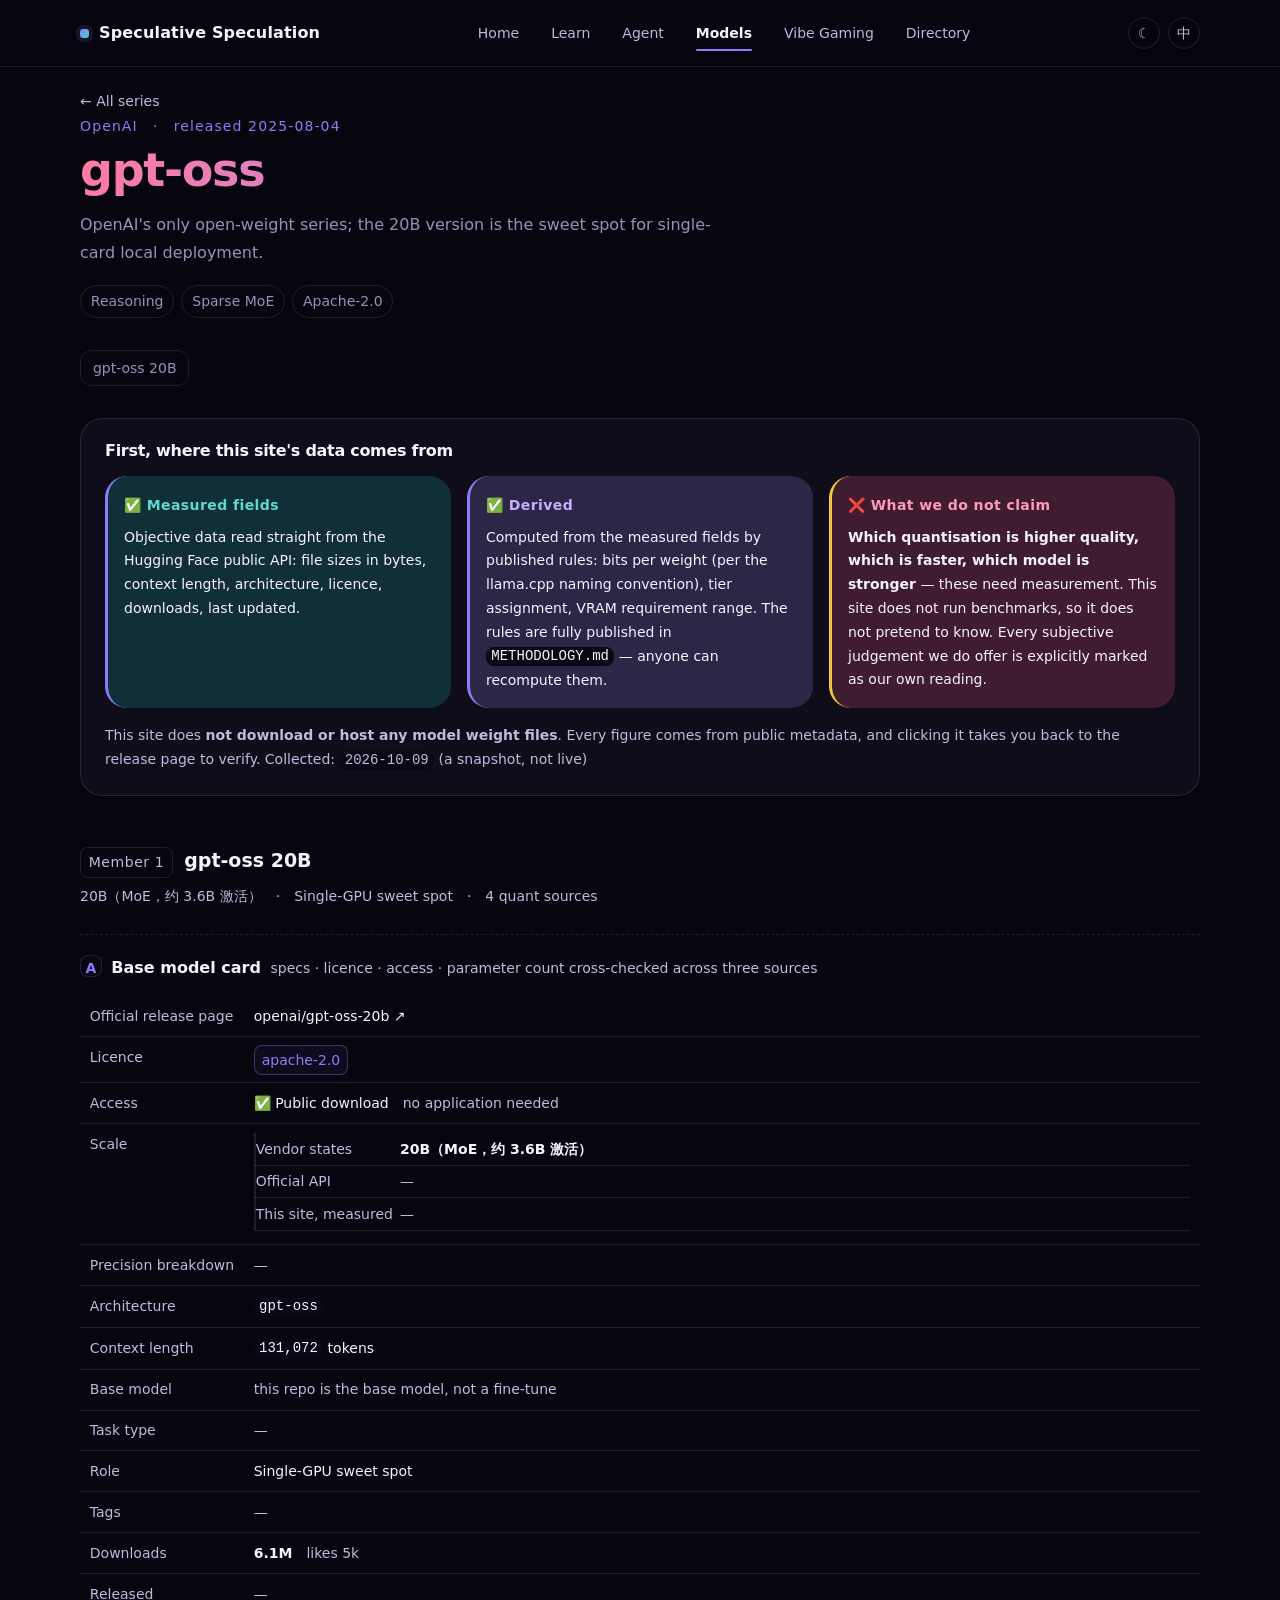
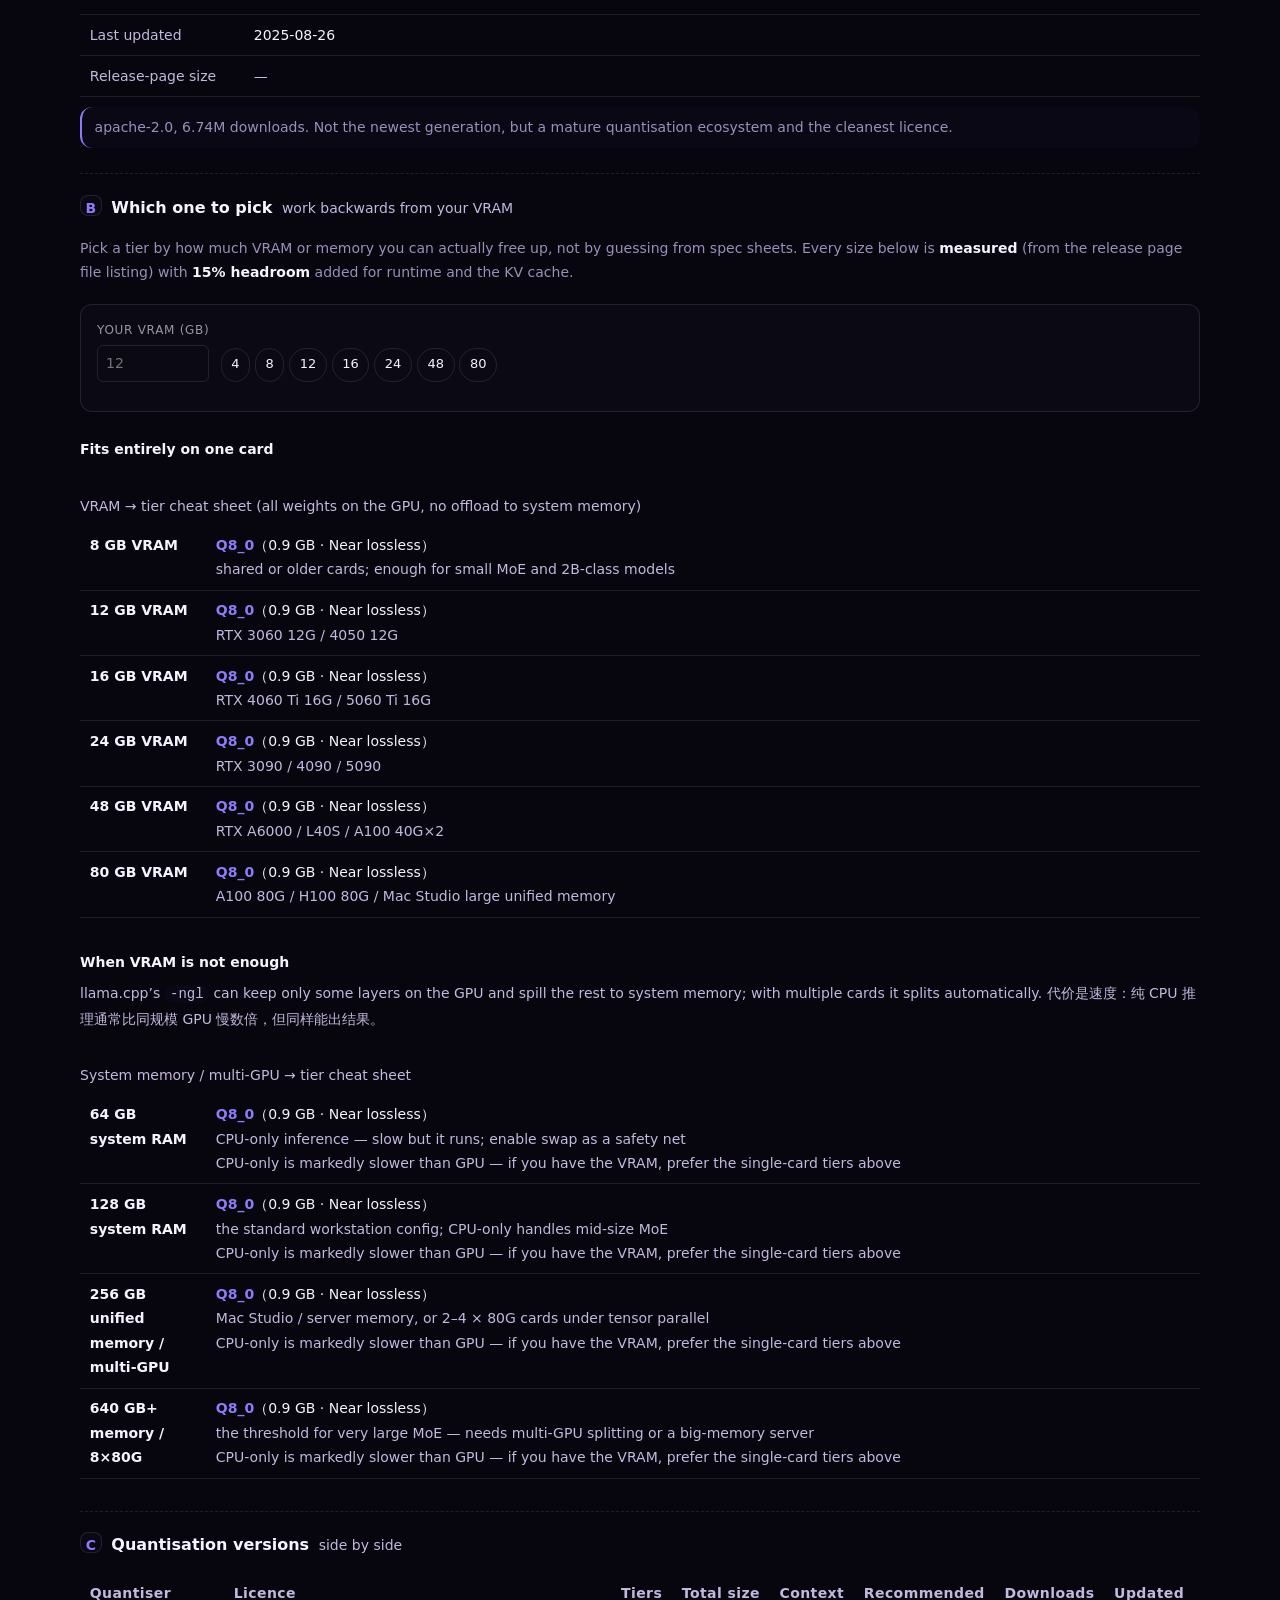
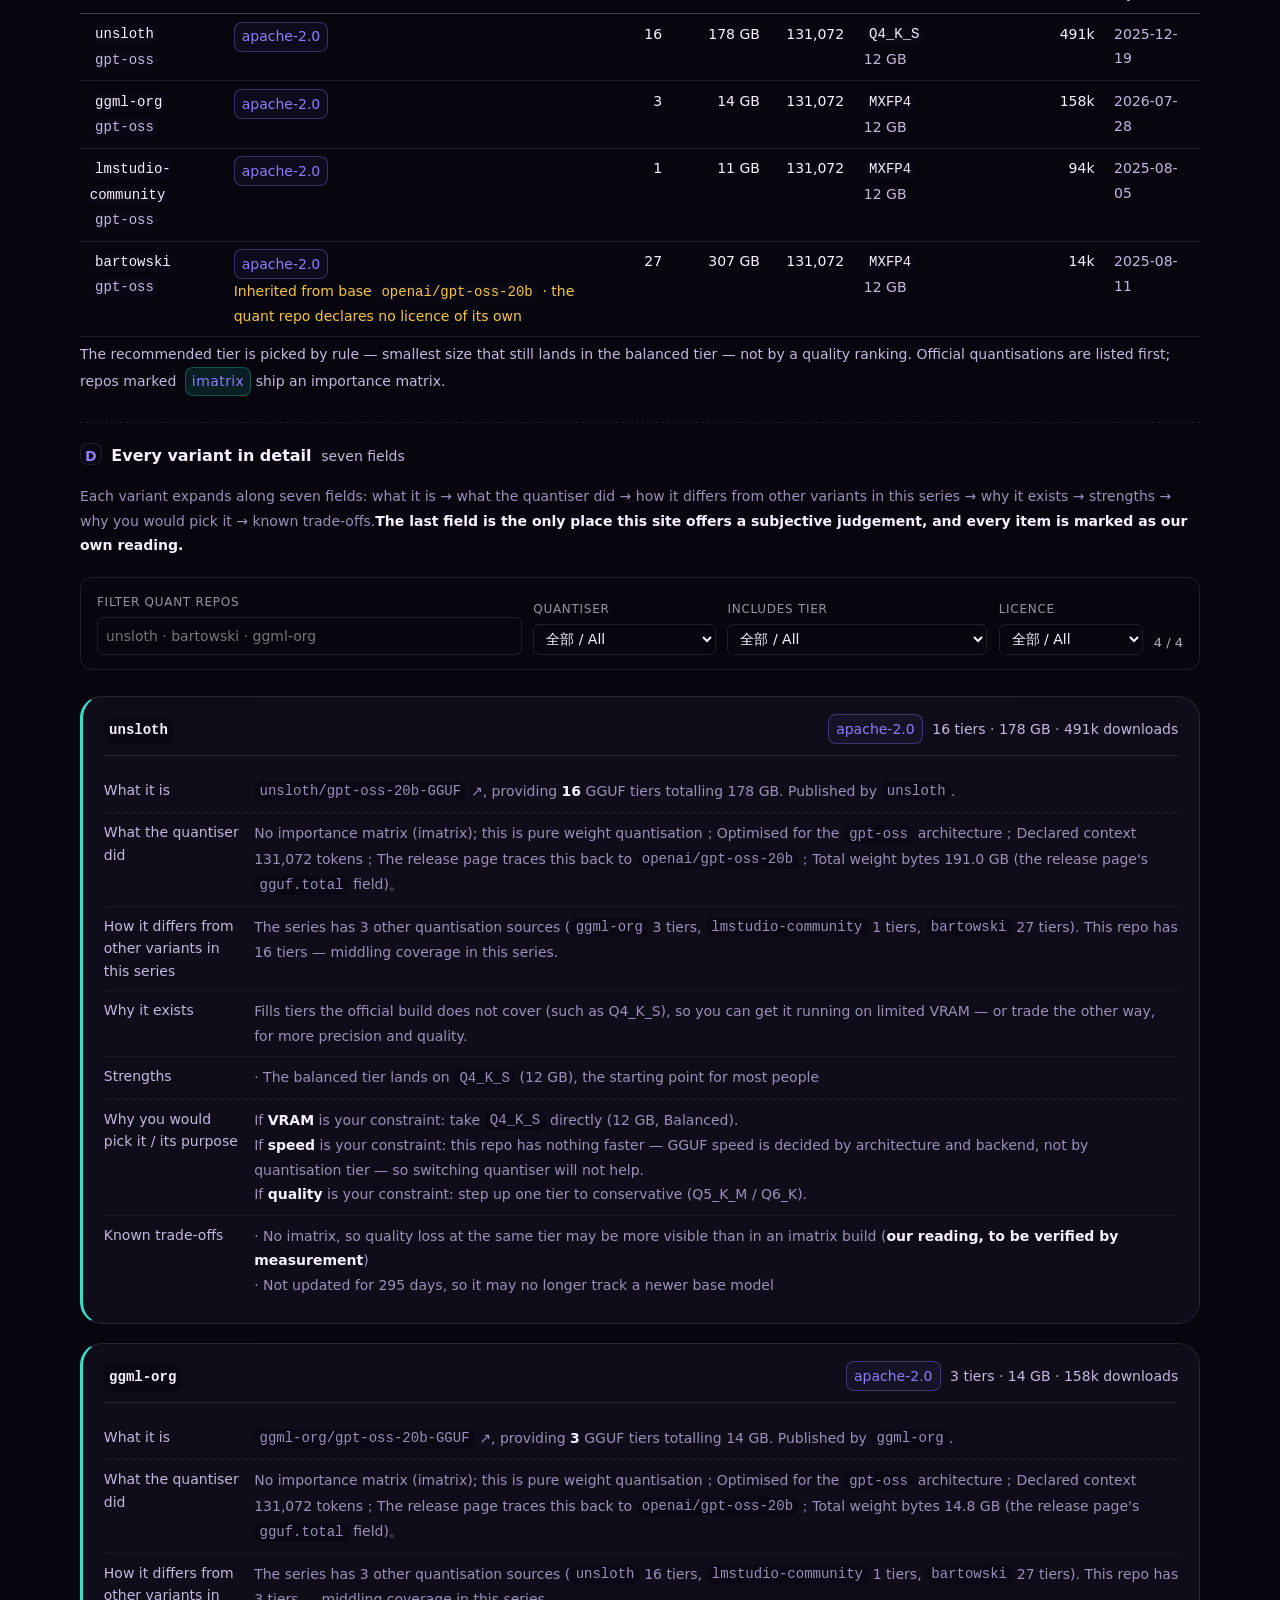
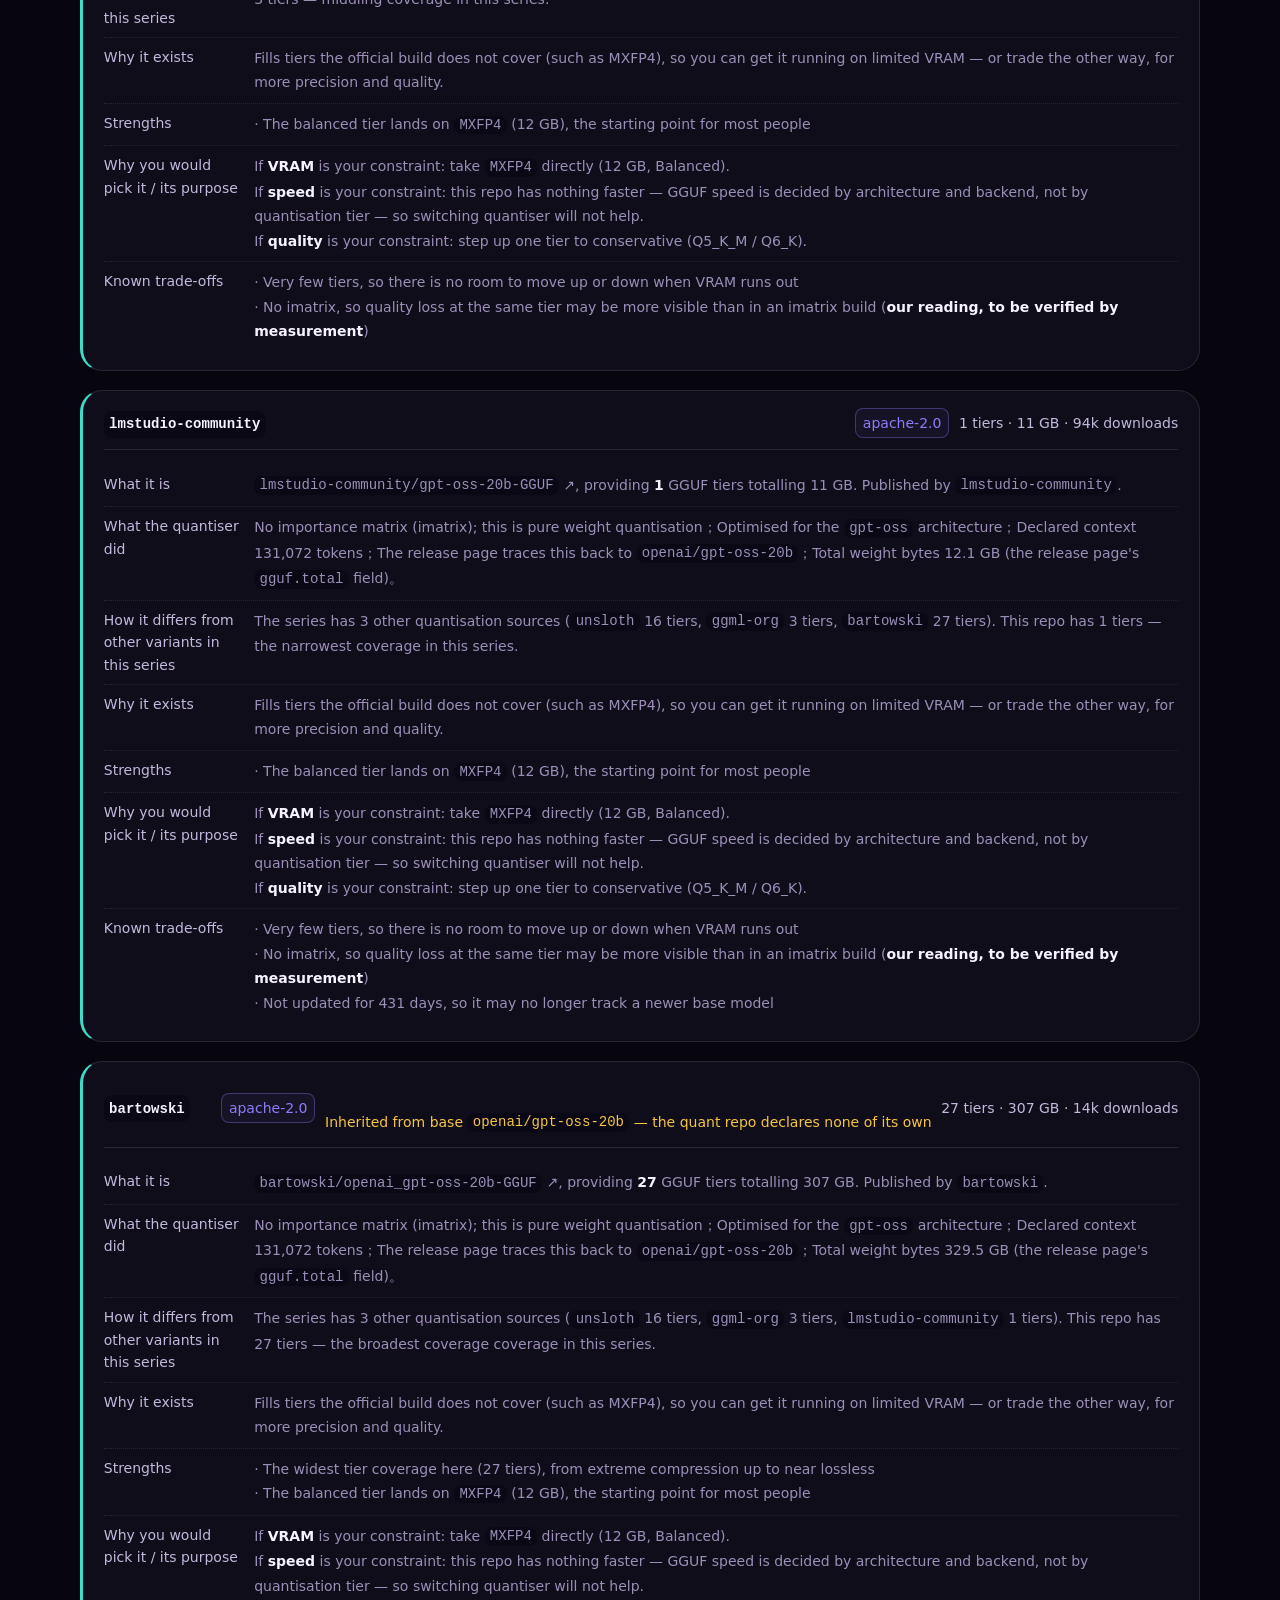
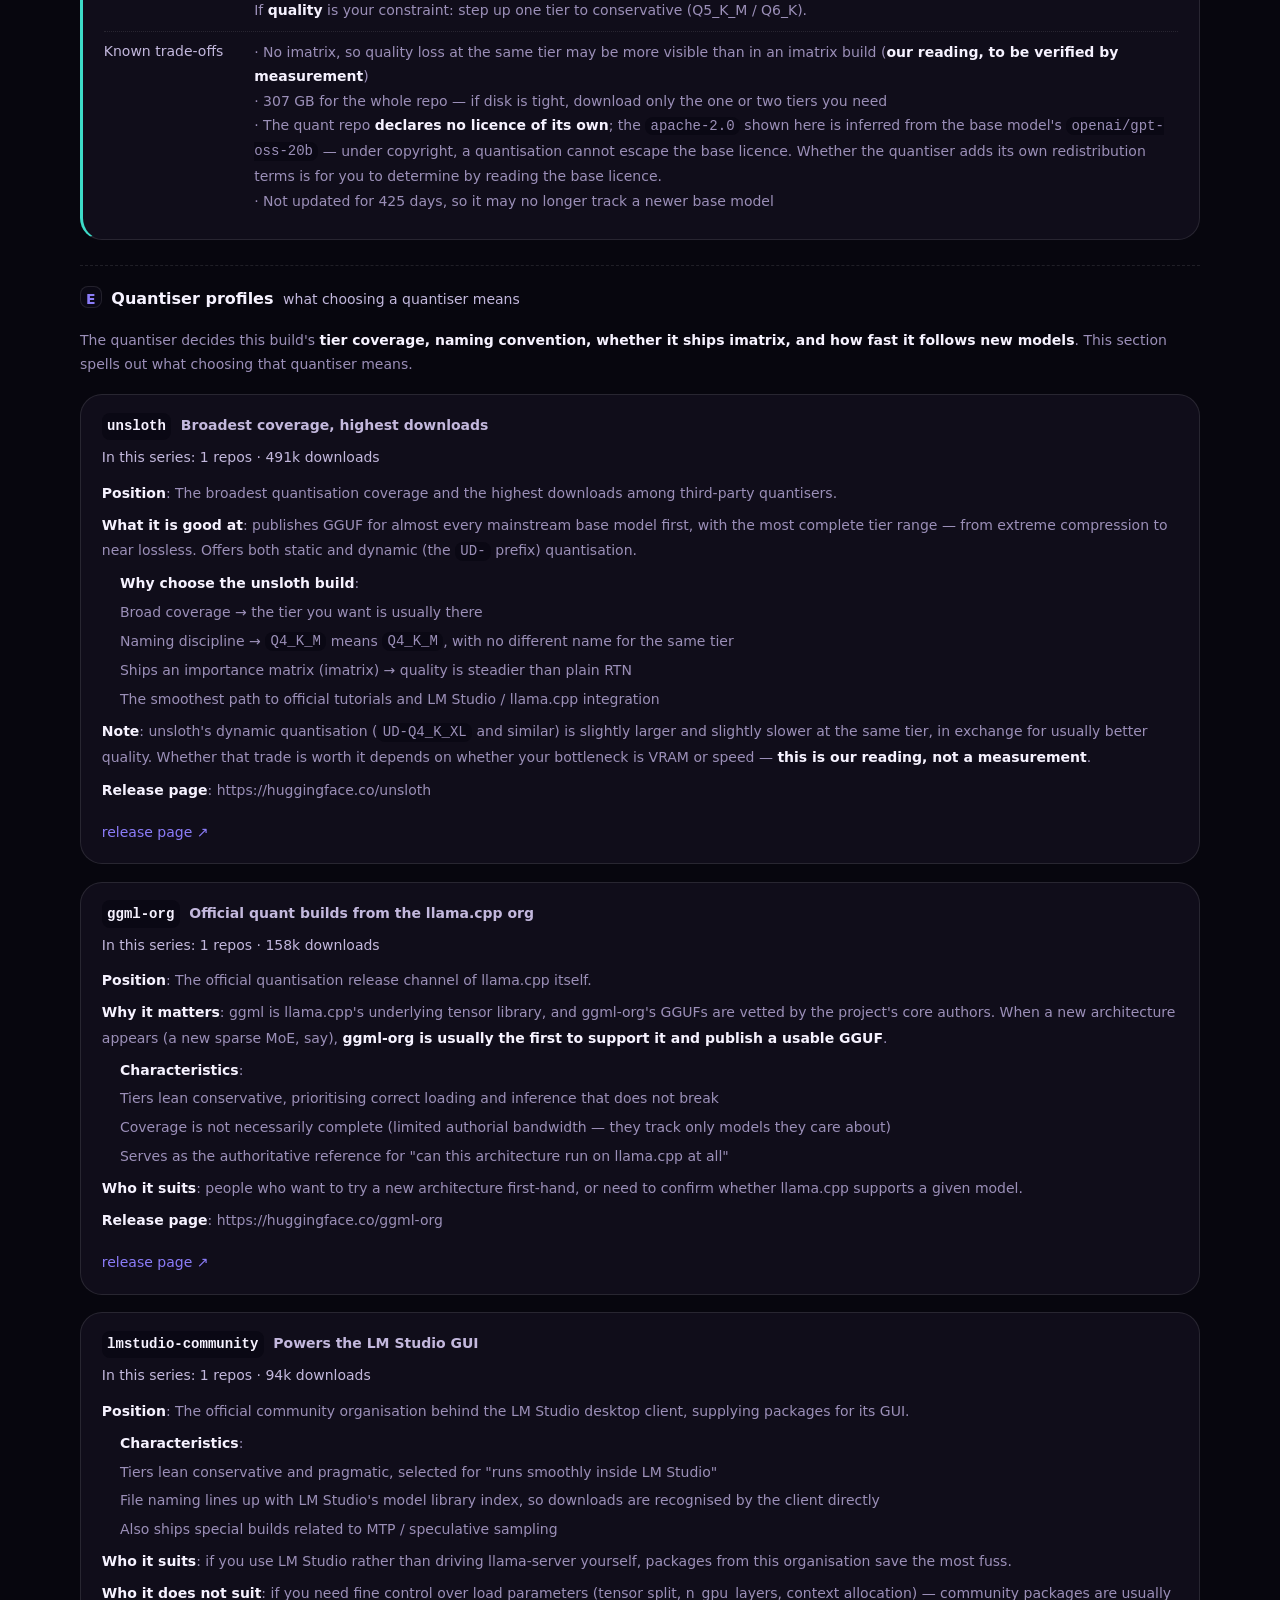
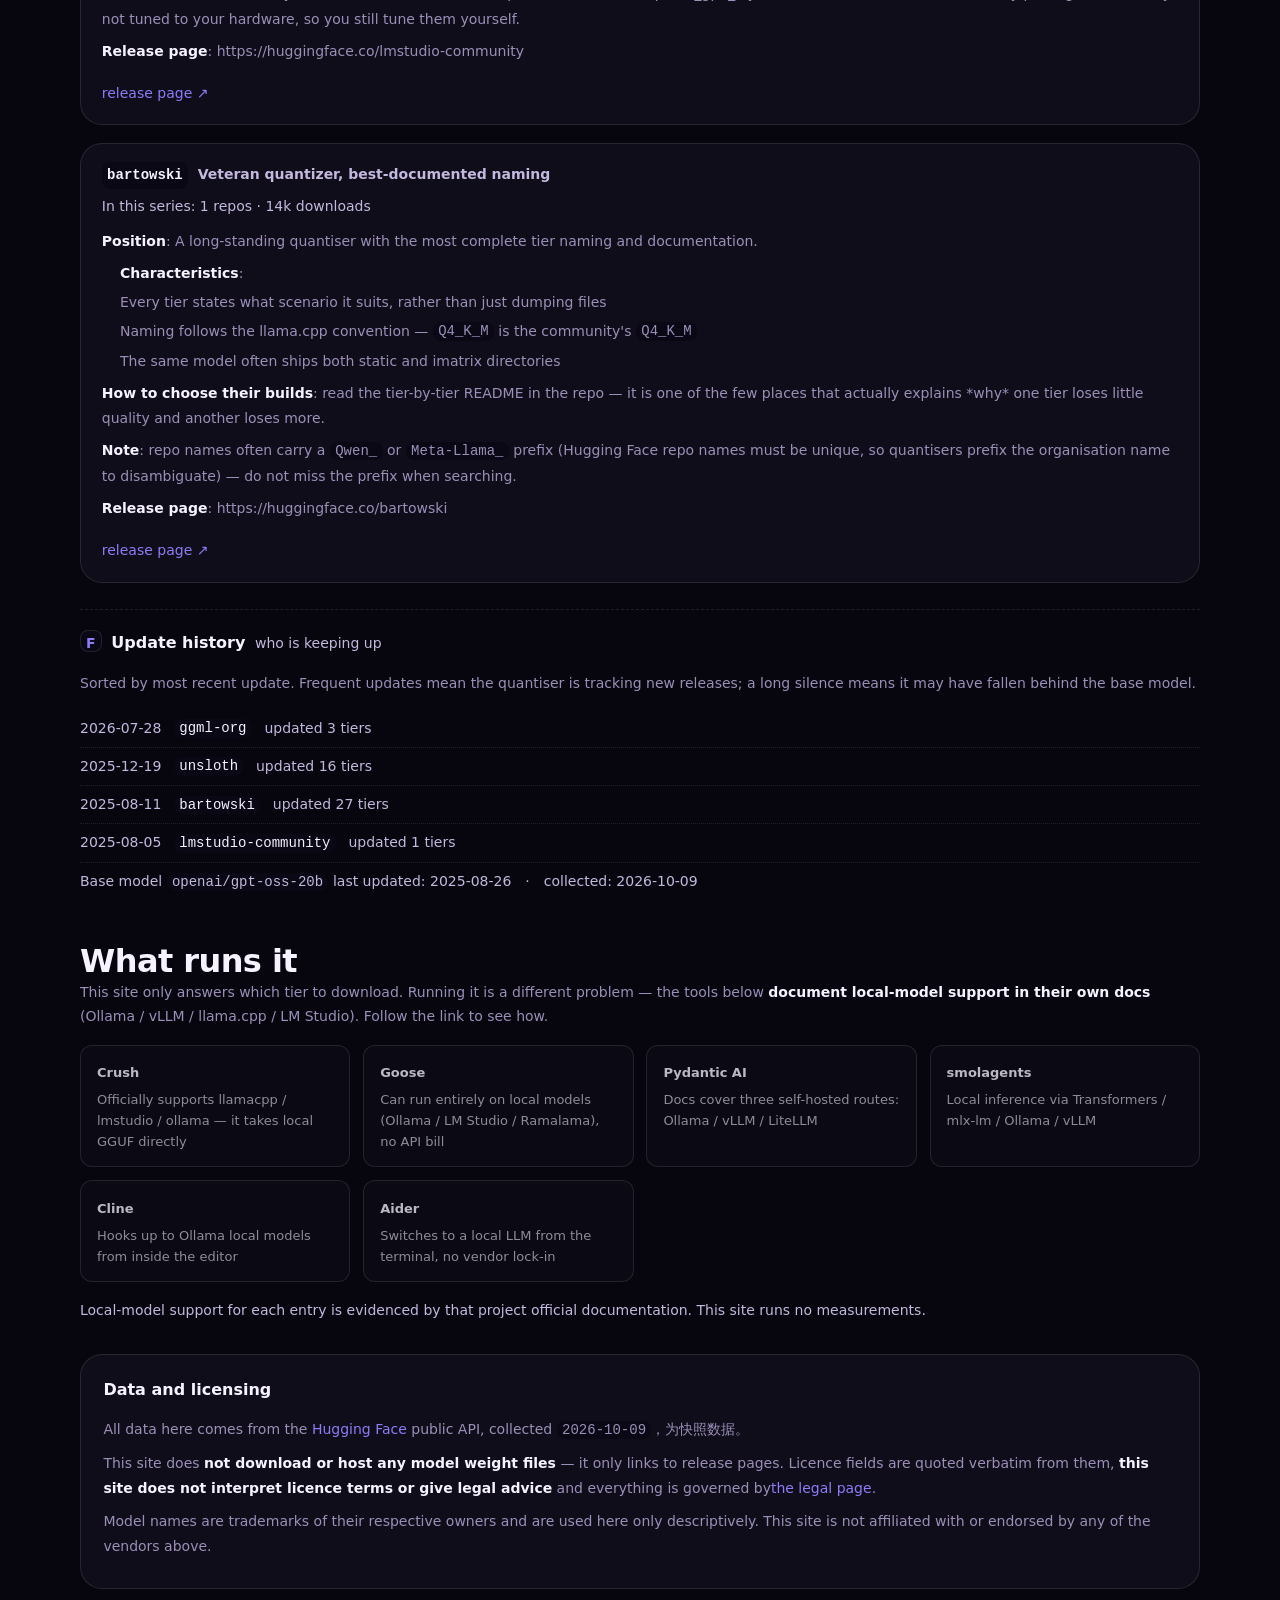
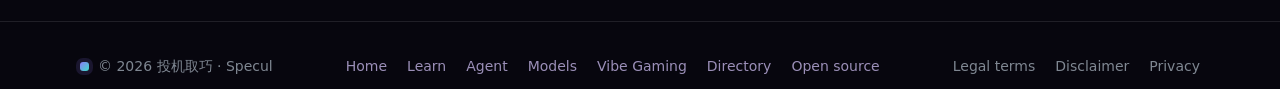
<file: site/series/gpt-oss/index.html>
<!DOCTYPE html>
<html lang="zh-CN">
<head>
  <meta charset="UTF-8" />
  <meta name="viewport" content="width=device-width, initial-scale=1.0" />
  <title>gpt-oss 量化版 · 本地部署</title>
  <meta name="description" content="gpt-oss（OpenAI）的第三方 GGUF 量化版本对比：1 个规格、4 个量化来源，含实测文件体积、许可、上下文长度与选档建议。" />
  <link rel="canonical" href="https://models.specul.com/series/gpt-oss/" />
  <meta property="og:type" content="website" />
  <meta property="og:site_name" content="gpt-oss 量化版 · 本地部署" />
  <meta property="og:url" content="https://models.specul.com/series/gpt-oss/" />
  <meta property="og:title" content="gpt-oss 量化版 · 本地部署" />
  <meta property="og:description" content="gpt-oss（OpenAI）的第三方 GGUF 量化版本对比：1 个规格、4 个量化来源，含实测文件体积、许可、上下文长度与选档建议。" />
  <meta name="theme-color" content="#16121f" />
  <link rel="icon" type="image/svg+xml" href="data:image/svg+xml,%3Csvg xmlns='http://www.w3.org/2000/svg' viewBox='0 0 48 48'%3E%3Cdefs%3E%3ClinearGradient id='g' x1='0' y1='0' x2='1' y2='1'%3E%3Cstop offset='0' stop-color='%238b7cf8'/%3E%3Cstop offset='1' stop-color='%2322d3c5'/%3E%3C/linearGradient%3E%3C/defs%3E%3Crect width='48' height='48' rx='12' fill='%2305080f'/%3E%3Cpath d='M14 32 L24 12 L34 32' fill='none' stroke='url(%23g)' stroke-width='2.4' stroke-linejoin='round'/%3E%3Ccircle cx='24' cy='27' r='2.4' fill='%2322d3c5'/%3E%3C/svg%3E" />
  <link rel="stylesheet" href="../../brand.css" />
  <link rel="stylesheet" href="../../site.css" />
  <script type="application/ld+json">{"@context":"https://schema.org","@type":"Dataset","name":"gpt-oss GGUF 量化版本索引","description":"OpenAI 唯一开放权重系列，20B 版是单卡本地部署的甜点。","url":"https://models.specul.com/series/gpt-oss/","isAccessibleForFree":true,"license":"https://creativecommons.org/publicdomain/zero/1.0/","temporalCoverage":"2026-10-09"}</script>
</head>
<!-- B6（2026-10-09）：--accent 原先在这里被**内联到 body 上**（style="--accent:X"），
     同时头部又写了 :root{--accent:X} —— 两处同一份值，冗余。
     而内联样式会**赢过任何选择器**，于是主题级覆盖（html[data-theme="light"]{--accent:…}）
     完全无效：vg 的引擎名在亮色主题下一直是 1.62:1 的金色，就是因为这条内联。
     现在只保留头部那一处 —— 单一真相源，且可被主题覆盖。
     ⚠ 这段注释里**不能出现反引号**：它在模板字符串内部，反引号会提前结束模板
     （写这段时踩了第 4 次；pitfalls 里早有记录）。 -->
<body class="brand-ambient has-tabbar">
  <a class="t-skip" href="#main"><span data-zh>跳到主要内容</span><span data-en>Skip to main content</span></a>
  <header class="site-header">
    <div class="container site-bar">
      <a class="brand" href="https://specul.com/" title="投机取巧">
        <span class="brand-dot" aria-hidden="true"></span>
        <span class="brand-text">
          <span class="brand-name" id="markName" data-zh-name="投机取巧" data-en-name="Speculative Speculation">投机取巧</span>
          <span class="brand-sub" id="markSub" data-zh-sub="Speculative Speculation" data-en-sub="">Speculative Speculation</span>
        </span>
      </a>
      <nav class="nav-links" aria-label="站点导航">
        <a href="https://specul.com/"><span data-zh>首页</span><span data-en>Home</span></a>
        <a href="https://learn.specul.com/"><span data-zh>学 AI</span><span data-en>Learn</span></a>
        <a href="https://agent.specul.com/"><span data-zh>Agent</span><span data-en>Agent</span></a>
        <a href="https://models.specul.com/" aria-current="page"><span data-zh>本地模型</span><span data-en>Models</span></a>
        <a href="https://vg.specul.com/"><span data-zh>AI 做游戏</span><span data-en>Vibe Gaming</span></a>
        <a href="https://nav.specul.com/"><span data-zh>导航</span><span data-en>Directory</span></a>
      </nav>
      <!-- 2026-10-10：.nav-tools 从 nav 元素**内部**移到外面，与 .nav-links 平级。
           放里面时窄屏下它会跟着链接一起换行：链接占满整行 → 按钮被挤到第三条
           （实测顶栏 134px、按钮组孤零零一行）。移出来后它与品牌同行，
           链接独占第二行居中 —— 这才是下面注释里方案 B 想要的样子。 -->
      <span class="nav-tools">
        <button class="icon-btn" id="themeBtn" type="button" aria-label="切换明暗主题" title="切换明暗主题">☾</button>
        <button class="icon-btn" id="langBtn" type="button" aria-label="Switch language" title="Switch language">EN</button>
      </span>
      <!-- B6（2026-10-09）：窄屏（≤900px）下 .nav-links 会隐藏，这个汉堡是替代入口。
           行为在共享 brand.js 里（一处实现、六站共用），样式在共享 brand.css。
           无脚本时 CSS 不会显示它，而是把 .nav-links 在窄屏放出来 —— 不会出现
           「导航被藏进一个点了没反应的按钮」。 -->
      <button class="nav-burger" type="button" aria-label="打开菜单" aria-expanded="false" aria-controls="navDrawer">
        <i></i><i></i><i></i>
      </button>
    </div>
  </header>
  <div class="nav-scrim"></div>
  <aside class="nav-drawer" id="navDrawer" aria-hidden="true" aria-label="站点导航">
    <div class="nav-drawer-h">
      <span class="brand-name"><span data-zh>投机取巧</span><span data-en>Speculative Speculation</span></span>
      <span class="brand-sub" data-zh-sub="Speculative Speculation" data-en-sub="">Speculative Speculation</span>
      <button class="nav-dclose" type="button" aria-label="关闭">×</button>
    </div>
    <nav class="nav-drawer-list">
      <a href="https://specul.com/"><span><span data-zh>首页</span><span data-en>Home</span></span><span class="ar" aria-hidden="true">→</span></a>
      <a href="https://learn.specul.com/"><span><span data-zh>学 AI</span><span data-en>Learn</span></span><span class="ar" aria-hidden="true">→</span></a>
      <a href="https://agent.specul.com/"><span><span data-zh>Agent</span><span data-en>Agent</span></span><span class="ar" aria-hidden="true">→</span></a>
      <a href="https://models.specul.com/" aria-current="page"><span><span data-zh>本地模型</span><span data-en>Models</span></span><span class="ar" aria-hidden="true">→</span></a>
      <a href="https://vg.specul.com/"><span><span data-zh>AI 做游戏</span><span data-en>Vibe Gaming</span></span><span class="ar" aria-hidden="true">→</span></a>
      <a href="https://nav.specul.com/"><span><span data-zh>导航</span><span data-en>Directory</span></span><span class="ar" aria-hidden="true">→</span></a>
    </nav>
    <div class="nav-drawer-foot">
      <p><span data-zh>6 个站，各管一件事</span><span data-en>Six sites, one job each</span></p>
      <nav><a href="https://specul.com/legal.html"><span data-zh>法律条款</span><span data-en>Legal terms</span></a></nav>
    </div>
  </aside>
  <main id="main">
  <div class="container">
    <nav class="crumbs"><a href="https://models.specul.com/">← <span data-zh>全部系列</span><span data-en>All series</span></a></nav>
    <header class="page-head">
      <p class="eyebrow"><span data-zh>OpenAI</span><span data-en>OpenAI</span>　·　<span data-zh>发布于</span><span data-en>released</span> 2025-08-04</p>
      <h1><span data-zh>gpt-oss</span><span data-en>gpt-oss</span></h1>
      <p class="lede"><span data-zh>OpenAI 唯一开放权重系列，20B 版是单卡本地部署的甜点。</span><span data-en>OpenAI&#39;s only open-weight series; the 20B version is the sweet spot for single-card local deployment.</span></p>
      <ul class="pos"><li><span data-zh>推理</span><span data-en>Reasoning</span></li><li><span data-zh>MoE 稀疏</span><span data-en>Sparse MoE</span></li><li><span data-zh>apache-2.0</span><span data-en>Apache-2.0</span></li></ul>
      <nav class="member-nav"><a href="#m0"><span data-zh>gpt-oss 20B</span><span data-en>gpt-oss 20B</span></a></nav>
    </header>
    <section class="trust">
      <h2><span data-zh>先说清楚：这个站的数据怎么来的</span><span data-en>First, where this site's data comes from</span></h2>
      <div class="trust-grid">
        <div class="trust-item t-a">
          <span class="trust-tag">✅ <span data-zh>实测字段</span><span data-en>Measured fields</span></span>
          <p><span data-zh>直接从 Hugging Face 公开 API 读取的客观数据：文件体积（字节）、上下文长度、架构、许可、下载量、更新时间。</span><span data-en>Objective data read straight from the Hugging Face public API: file sizes in bytes, context length, architecture, licence, downloads, last updated.</span></p>
        </div>
        <div class="trust-item t-b">
          <span class="trust-tag">✅ <span data-zh>推导</span><span data-en>Derived</span></span>
          <p><span data-zh>由实测字段按公开规则算出：每权重比特数（依 llama.cpp 命名标准）、档位归属、显存需求区间。推导规则在</span><span data-en>Computed from the measured fields by published rules: bits per weight (per the llama.cpp naming convention), tier assignment, VRAM requirement range. The rules are fully published in</span> <code>METHODOLOGY.md</code><span data-zh> 完整公开，任何人可复算。</span><span data-en> — anyone can recompute them.</span></p>
        </div>
        <div class="trust-item t-c">
          <span class="trust-tag">❌ <span data-zh>我们不说的</span><span data-en>What we do not claim</span></span>
          <p><span data-zh><b>哪个量化质量更高、哪个更快、哪个模型更强</b>——这些需要实测，本站不跑 benchmark，所以不装作知道。凡我们给出的主观判断，一律显式标注「我们的口径」。</span><span data-en><b>Which quantisation is higher quality, which is faster, which model is stronger</b> — these need measurement. This site does not run benchmarks, so it does not pretend to know. Every subjective judgement we do offer is explicitly marked as our own reading.</span></p>
        </div>
      </div>
      <p class="trust-foot">
        <span data-zh>本站</span><span data-en>This site does</span> <b><span data-zh>不下载、不托管任何模型权重文件</span><span data-en>not download or host any model weight files</span></b><span data-zh>。所有数字都来自公开元数据，点击即可回到发布页核对。</span><span data-en>. Every figure comes from public metadata, and clicking it takes you back to the release page to verify.</span>
        <span data-zh>采集时间</span><span data-en>Collected</span>: <code>2026-10-09</code><span data-zh>（数据快照，非实时）</span><span data-en> (a snapshot, not live)</span>
      </p>
    </section>
      <section class="member" id="m0">
        <h3><span class="member-idx"><span data-zh>成员</span><span data-en>Member</span> 1</span>gpt-oss 20B</h3>
        <p class="member-meta"><span data-zh>20B（MoE，约 3.6B 激活）</span><span data-en>20B（MoE，约 3.6B 激活）</span>　·　<span data-zh>单卡甜点</span><span data-en>Single-GPU sweet spot</span>　·　<span data-zh>4 个量化来源</span><span data-en>4 quant sources</span></p>
        <div class="block" id="a0">
          <h4><span class="blk">A</span><span data-zh>基础模型卡</span><span data-en>Base model card</span> <small><span data-zh>规格 · 许可 · 访问门槛 · 参数量三来源交叉核对</span><span data-en>specs · licence · access · parameter count cross-checked across three sources</span></small></h4>
      <table class="kv">
        <tr><th><span data-zh>官方发布页</span><span data-en>Official release page</span></th><td><a href="https://huggingface.co/openai/gpt-oss-20b" target="_blank" rel="noopener">openai/gpt-oss-20b ↗</a><br><span class="muted small"></span></td></tr>
        <tr><th><span data-zh>许可</span><span data-en>Licence</span></th><td><a class="lic lic-loose" href="https://huggingface.co/search?license=apache-2.0" target="_blank" rel="noopener">apache-2.0</a></td></tr>
        <tr><th><span data-zh>访问门槛</span><span data-en>Access</span></th><td><span data-zh>✅ 公开下载　<span class="muted">无需申请</span></span><span data-en>✅ Public download　<span class="muted">no application needed</span></span></td></tr>
        <tr><th><span data-zh>规模</span><span data-en>Scale</span></th><td><table class="kv kv-nested">
        <tbody>
          <tr><th><span data-zh>官网标注</span><span data-en>Vendor states</span></th><td><b><span data-zh>20B（MoE，约 3.6B 激活）</span><span data-en>20B（MoE，约 3.6B 激活）</span></b></td></tr>
          <tr><th><span data-zh>官方 API 申报</span><span data-en>Official API</span></th><td><span class="muted">—</span></td></tr>
          <tr><th><span data-zh>本站实测反推</span><span data-en>This site, measured</span></th><td><span class="muted">—</span></td></tr>
        </tbody>
      </table></td></tr>
        <tr><th><span data-zh>权重精度构成</span><span data-en>Precision breakdown</span></th><td><span class="muted">—</span></td></tr>
        <tr><th><span data-zh>架构</span><span data-en>Architecture</span></th><td><code>gpt-oss</code></td></tr>
        <tr><th><span data-zh>上下文长度</span><span data-en>Context length</span></th><td><code>131,072</code> tokens</td></tr>
        <tr><th><span data-zh>基座</span><span data-en>Base model</span></th><td><span data-zh><span class="muted">本仓即基座（不是微调版）</span></span><span data-en><span class="muted">this repo is the base model, not a fine-tune</span></span></td></tr>
        <tr><th><span data-zh>任务类型</span><span data-en>Task type</span></th><td><span class="muted">—</span></td></tr>
        <tr><th><span data-zh>定位</span><span data-en>Role</span></th><td><span data-zh>单卡甜点</span><span data-en>Single-GPU sweet spot</span></td></tr>
        <tr><th><span data-zh>标签</span><span data-en>Tags</span></th><td><span class="muted">—</span></td></tr>
        <tr><th><span data-zh>官方下载量</span><span data-en>Downloads</span></th><td><b>6.1M</b>　<span class="muted"><span data-zh>点赞</span><span data-en>likes</span> 5k</span></td></tr>
        <tr><th><span data-zh>发布日</span><span data-en>Released</span></th><td><span class="muted">—</span></td></tr>
        <tr><th><span data-zh>最近更新</span><span data-en>Last updated</span></th><td>2025-08-26</td></tr>
        <tr><th><span data-zh>发布页体积</span><span data-en>Release-page size</span></th><td><span class="muted">—</span></td></tr>
      </table>
            <p class="member-note"><span data-zh>apache-2.0，674 万下载。虽非最新代，但量化生态成熟且许可最干净。</span><span data-en>apache-2.0, 6.74M downloads. Not the newest generation, but a mature quantisation ecosystem and the cleanest licence.</span></p>
        </div>
        <div class="block" id="b0">
          <h4><span class="blk">B</span><span data-zh>该选哪个</span><span data-en>Which one to pick</span> <small><span data-zh>按你的显存倒推</span><span data-en>work backwards from your VRAM</span></small></h4>
      <p class="block-lead"><span data-zh>按「你实际能腾出多少显存或内存」选档位，而不是按参数猜。下面每档的体积都是<b>实测值</b>（来自发布页文件列表），<b>加权 15% 余量</b>给运行时与 KV cache。</span><span data-en>Pick a tier by how much VRAM or memory you can actually free up, not by guessing from spec sheets. Every size below is <b>measured</b> (from the release page file listing) with <b>15% headroom</b> added for runtime and the KV cache.</span></p>
      
      <div class="vramtool">
        <div class="vt-row">
          <label class="vt-f"><span class="vt-h"><span data-zh>你的显存（GB）</span><span data-en>Your VRAM (GB)</span></span>
            <input type="number" class="vt-in" min="1" max="1024" step="1" inputmode="numeric" placeholder="12"></label>
          <span class="vt-quick"><button type="button" class="vt-preset" data-gb="4">4</button><button type="button" class="vt-preset" data-gb="8">8</button><button type="button" class="vt-preset" data-gb="12">12</button><button type="button" class="vt-preset" data-gb="16">16</button><button type="button" class="vt-preset" data-gb="24">24</button><button type="button" class="vt-preset" data-gb="48">48</button><button type="button" class="vt-preset" data-gb="80">80</button></span>
        </div>
        <div class="vt-out" aria-live="polite"></div>
        <script type="application/json" class="vt-data">[{"q":"Q8_0","g":0.92,"t":"近似无损","u":"https://huggingface.co/ggml-org/gpt-oss-20b-GGUF","b":"ggml-org","rp":"ggml-org/gpt-oss-20b-GGUF"},{"q":"BF16","g":1.72,"t":"近似无损","u":"https://huggingface.co/ggml-org/gpt-oss-20b-GGUF","b":"ggml-org","rp":"ggml-org/gpt-oss-20b-GGUF"},{"q":"Q3_K_S","g":11.46,"t":"长上下文优先","u":"https://huggingface.co/unsloth/gpt-oss-20b-GGUF","b":"unsloth","rp":"unsloth/gpt-oss-20b-GGUF"},{"q":"Q2_K","g":11.47,"t":"极限压缩","u":"https://huggingface.co/unsloth/gpt-oss-20b-GGUF","b":"unsloth","rp":"unsloth/gpt-oss-20b-GGUF"},{"q":"Q3_K_L","g":11.49,"t":"长上下文优先","u":"https://huggingface.co/bartowski/openai_gpt-oss-20b-GGUF","b":"bartowski","rp":"bartowski/openai_gpt-oss-20b-GGUF"},{"q":"Q4_0","g":11.5,"t":"平衡档","u":"https://huggingface.co/unsloth/gpt-oss-20b-GGUF","b":"unsloth","rp":"unsloth/gpt-oss-20b-GGUF"},{"q":"Q3_K_M","g":11.51,"t":"长上下文优先","u":"https://huggingface.co/unsloth/gpt-oss-20b-GGUF","b":"unsloth","rp":"unsloth/gpt-oss-20b-GGUF"},{"q":"IQ2_XXS","g":11.51,"t":"极限压缩","u":"https://huggingface.co/bartowski/openai_gpt-oss-20b-GGUF","b":"bartowski","rp":"bartowski/openai_gpt-oss-20b-GGUF"},{"q":"IQ2_XS","g":11.51,"t":"极限压缩","u":"https://huggingface.co/bartowski/openai_gpt-oss-20b-GGUF","b":"bartowski","rp":"bartowski/openai_gpt-oss-20b-GGUF"},{"q":"IQ2_M","g":11.55,"t":"极限压缩","u":"https://huggingface.co/bartowski/openai_gpt-oss-20b-GGUF","b":"bartowski","rp":"bartowski/openai_gpt-oss-20b-GGUF"},{"q":"IQ2_S","g":11.55,"t":"极限压缩","u":"https://huggingface.co/bartowski/openai_gpt-oss-20b-GGUF","b":"bartowski","rp":"bartowski/openai_gpt-oss-20b-GGUF"},{"q":"IQ3_XXS","g":11.56,"t":"长上下文优先","u":"https://huggingface.co/bartowski/openai_gpt-oss-20b-GGUF","b":"bartowski","rp":"bartowski/openai_gpt-oss-20b-GGUF"},{"q":"IQ3_XS","g":11.56,"t":"长上下文优先","u":"https://huggingface.co/bartowski/openai_gpt-oss-20b-GGUF","b":"bartowski","rp":"bartowski/openai_gpt-oss-20b-GGUF"},{"q":"IQ3_M","g":11.56,"t":"长上下文优先","u":"https://huggingface.co/bartowski/openai_gpt-oss-20b-GGUF","b":"bartowski","rp":"bartowski/openai_gpt-oss-20b-GGUF"},{"q":"IQ4_NL","g":11.56,"t":"平衡档","u":"https://huggingface.co/bartowski/openai_gpt-oss-20b-GGUF","b":"bartowski","rp":"bartowski/openai_gpt-oss-20b-GGUF"},{"q":"IQ4_XS","g":11.56,"t":"平衡档","u":"https://huggingface.co/bartowski/openai_gpt-oss-20b-GGUF","b":"bartowski","rp":"bartowski/openai_gpt-oss-20b-GGUF"},{"q":"Q4_1","g":11.58,"t":"平衡档","u":"https://huggingface.co/unsloth/gpt-oss-20b-GGUF","b":"unsloth","rp":"unsloth/gpt-oss-20b-GGUF"},{"q":"Q4_K_S","g":11.62,"t":"平衡档","u":"https://huggingface.co/unsloth/gpt-oss-20b-GGUF","b":"unsloth","rp":"unsloth/gpt-oss-20b-GGUF"},{"q":"Q4_K_M","g":11.62,"t":"平衡档","u":"https://huggingface.co/unsloth/gpt-oss-20b-GGUF","b":"unsloth","rp":"unsloth/gpt-oss-20b-GGUF"},{"q":"Q5_K_S","g":11.71,"t":"保守档","u":"https://huggingface.co/unsloth/gpt-oss-20b-GGUF","b":"unsloth","rp":"unsloth/gpt-oss-20b-GGUF"},{"q":"Q5_K_M","g":11.72,"t":"保守档","u":"https://huggingface.co/unsloth/gpt-oss-20b-GGUF","b":"unsloth","rp":"unsloth/gpt-oss-20b-GGUF"},{"q":"Q2_K_L","g":11.76,"t":"极限压缩","u":"https://huggingface.co/unsloth/gpt-oss-20b-GGUF","b":"unsloth","rp":"unsloth/gpt-oss-20b-GGUF"},{"q":"Q3_K_XL","g":11.78,"t":"长上下文优先","u":"https://huggingface.co/bartowski/openai_gpt-oss-20b-GGUF","b":"bartowski","rp":"bartowski/openai_gpt-oss-20b-GGUF"},{"q":"UD-Q4_K_XL","g":11.87,"t":"保守档","u":"https://huggingface.co/unsloth/gpt-oss-20b-GGUF","b":"unsloth","rp":"unsloth/gpt-oss-20b-GGUF"},{"q":"Q4_K_L","g":11.89,"t":"平衡档","u":"https://huggingface.co/bartowski/openai_gpt-oss-20b-GGUF","b":"bartowski","rp":"bartowski/openai_gpt-oss-20b-GGUF"},{"q":"Q5_K_L","g":11.91,"t":"保守档","u":"https://huggingface.co/bartowski/openai_gpt-oss-20b-GGUF","b":"bartowski","rp":"bartowski/openai_gpt-oss-20b-GGUF"},{"q":"UD-Q6_K","g":12.04,"t":"保守档","u":"https://huggingface.co/unsloth/gpt-oss-20b-GGUF","b":"unsloth","rp":"unsloth/gpt-oss-20b-GGUF"},{"q":"Q6_K","g":12.04,"t":"保守档","u":"https://huggingface.co/unsloth/gpt-oss-20b-GGUF","b":"unsloth","rp":"unsloth/gpt-oss-20b-GGUF"},{"q":"MXFP4","g":12.11,"t":"平衡档","u":"https://huggingface.co/ggml-org/gpt-oss-20b-GGUF","b":"ggml-org","rp":"ggml-org/gpt-oss-20b-GGUF"},{"q":"UD-Q8_K_XL","g":13.2,"t":"近似无损","u":"https://huggingface.co/unsloth/gpt-oss-20b-GGUF","b":"unsloth","rp":"unsloth/gpt-oss-20b-GGUF"}]</script>
      </div>
      <h3 class="budget-h"><span data-zh>单卡全量装得下</span><span data-en>Fits entirely on one card</span></h3>
      <table class="budget">
        <caption><span data-zh>显存 → 档位速查（权重全部放显存，不卸载到系统内存）</span><span data-en>VRAM → tier cheat sheet (all weights on the GPU, no offload to system memory)</span></caption>
        <tbody>
        <tr>
          <th><span data-zh>8 GB 显存</span><span data-en>8 GB VRAM</span></th>
          <td>
            <b>Q8_0</b>（0.9 GB · <span data-zh>近似无损</span><span data-en>Near lossless</span>）
            
            <br><span class="muted"><span data-zh>共享显卡 / 老卡，够跑小MoE 与 2B 级</span><span data-en>shared or older cards; enough for small MoE and 2B-class models</span></span>
          </td>
        </tr>
        <tr>
          <th><span data-zh>12 GB 显存</span><span data-en>12 GB VRAM</span></th>
          <td>
            <b>Q8_0</b>（0.9 GB · <span data-zh>近似无损</span><span data-en>Near lossless</span>）
            
            <br><span class="muted"><span data-zh>RTX 3060 12G / 4050 12G</span><span data-en>RTX 3060 12G / 4050 12G</span></span>
          </td>
        </tr>
        <tr>
          <th><span data-zh>16 GB 显存</span><span data-en>16 GB VRAM</span></th>
          <td>
            <b>Q8_0</b>（0.9 GB · <span data-zh>近似无损</span><span data-en>Near lossless</span>）
            
            <br><span class="muted"><span data-zh>RTX 4060 Ti 16G / 5060 Ti 16G</span><span data-en>RTX 4060 Ti 16G / 5060 Ti 16G</span></span>
          </td>
        </tr>
        <tr>
          <th><span data-zh>24 GB 显存</span><span data-en>24 GB VRAM</span></th>
          <td>
            <b>Q8_0</b>（0.9 GB · <span data-zh>近似无损</span><span data-en>Near lossless</span>）
            
            <br><span class="muted"><span data-zh>RTX 3090 / 4090 / 5090</span><span data-en>RTX 3090 / 4090 / 5090</span></span>
          </td>
        </tr>
        <tr>
          <th><span data-zh>48 GB 显存</span><span data-en>48 GB VRAM</span></th>
          <td>
            <b>Q8_0</b>（0.9 GB · <span data-zh>近似无损</span><span data-en>Near lossless</span>）
            
            <br><span class="muted"><span data-zh>RTX A6000 / L40S / A100 40G×2</span><span data-en>RTX A6000 / L40S / A100 40G×2</span></span>
          </td>
        </tr>
        <tr>
          <th><span data-zh>80 GB 显存</span><span data-en>80 GB VRAM</span></th>
          <td>
            <b>Q8_0</b>（0.9 GB · <span data-zh>近似无损</span><span data-en>Near lossless</span>）
            
            <br><span class="muted"><span data-zh>A100 80G / H100 80G / Mac Studio 大统一内存</span><span data-en>A100 80G / H100 80G / Mac Studio large unified memory</span></span>
          </td>
        </tr>
        </tbody>
      </table>
      <h3 class="budget-h"><span data-zh>显存不够时的替代路径</span><span data-en>When VRAM is not enough</span></h3>
      <p class="muted small"><span data-zh>llama.cpp 的</span><span data-en>llama.cpp’s</span> <code>-ngl</code> <span data-zh>可以只把部分层放显存、其余落系统内存；多卡则自动切分。</span><span data-en>can keep only some layers on the GPU and spill the rest to system memory; with multiple cards it splits automatically.</span>
        代价是速度：纯 CPU 推理通常比同规模 GPU 慢数倍，但同样能出结果。</p>
      <table class="budget">
        <caption><span data-zh>系统内存 / 多卡 → 档位速查</span><span data-en>System memory / multi-GPU → tier cheat sheet</span></caption>
        <tbody>
        <tr>
          <th><span data-zh>64 GB 系统内存</span><span data-en>64 GB system RAM</span></th>
          <td>
            <b>Q8_0</b>（0.9 GB · <span data-zh>近似无损</span><span data-en>Near lossless</span>）
            
            <br><span class="muted"><span data-zh>纯 CPU 推理，速度慢但可跑；建议开swap 兜底</span><span data-en>CPU-only inference — slow but it runs; enable swap as a safety net</span></span><span data-zh><br><span class="muted small">纯 CPU 会明显慢于 GPU；若显存够，优先用上面的单卡档</span></span><span data-en><br><span class="muted small">CPU-only is markedly slower than GPU — if you have the VRAM, prefer the single-card tiers above</span></span>
          </td>
        </tr>
        <tr>
          <th><span data-zh>128 GB 系统内存</span><span data-en>128 GB system RAM</span></th>
          <td>
            <b>Q8_0</b>（0.9 GB · <span data-zh>近似无损</span><span data-en>Near lossless</span>）
            
            <br><span class="muted"><span data-zh>工作站标准配置，纯 CPU 可跑中等规模 MoE</span><span data-en>the standard workstation config; CPU-only handles mid-size MoE</span></span><span data-zh><br><span class="muted small">纯 CPU 会明显慢于 GPU；若显存够，优先用上面的单卡档</span></span><span data-en><br><span class="muted small">CPU-only is markedly slower than GPU — if you have the VRAM, prefer the single-card tiers above</span></span>
          </td>
        </tr>
        <tr>
          <th><span data-zh>256 GB 统一内存 / 多卡</span><span data-en>256 GB unified memory / multi-GPU</span></th>
          <td>
            <b>Q8_0</b>（0.9 GB · <span data-zh>近似无损</span><span data-en>Near lossless</span>）
            
            <br><span class="muted"><span data-zh>Mac Studio / 服务器内存，或 2~4 张 80G 卡张量并行</span><span data-en>Mac Studio / server memory, or 2–4 × 80G cards under tensor parallel</span></span><span data-zh><br><span class="muted small">纯 CPU 会明显慢于 GPU；若显存够，优先用上面的单卡档</span></span><span data-en><br><span class="muted small">CPU-only is markedly slower than GPU — if you have the VRAM, prefer the single-card tiers above</span></span>
          </td>
        </tr>
        <tr>
          <th><span data-zh>640 GB+ 内存 / 8×80G</span><span data-en>640 GB+ memory / 8×80G</span></th>
          <td>
            <b>Q8_0</b>（0.9 GB · <span data-zh>近似无损</span><span data-en>Near lossless</span>）
            
            <br><span class="muted"><span data-zh>超大 MoE 的门槛，需要多卡切分或大内存服务器</span><span data-en>the threshold for very large MoE — needs multi-GPU splitting or a big-memory server</span></span><span data-zh><br><span class="muted small">纯 CPU 会明显慢于 GPU；若显存够，优先用上面的单卡档</span></span><span data-en><br><span class="muted small">CPU-only is markedly slower than GPU — if you have the VRAM, prefer the single-card tiers above</span></span>
          </td>
        </tr>
        </tbody>
      </table>
      <span data-zh><p class="muted small">本系列档位体积跨度 12 GB → 1.7 GB。</span><span data-en><p class="muted small">Tier sizes in this series span 12 GB → 1.7 GB.</span>
        跨度过大说明同一系列的量化选择空间很宽，这正是量化选型的主要收益所在。</p>
      <details class="all-quants">
        <summary><span data-zh>展开：本系列所有档位的实测体积</span><span data-en>Expand: measured sizes for every tier</span>（30 <span data-zh>档</span><span data-en>tiers</span>）</summary>
        <table class="quant-list">
          <thead><tr><th><span data-zh>量化档</span><span data-en>Quant</span></th><th><span data-zh>最小体积</span><span data-en>Min size</span></th><th><span data-zh>每权重比特</span><span data-en>bpw</span></th><th><span data-zh>档位</span><span data-en>Tier</span></th><th><span data-zh>这档意味着什么</span><span data-en>What this tier means</span></th><th><span data-zh>该档文件数 / 体积跨度</span><span data-en>Files in tier / size range</span></th><th>最小体积来源</th></tr></thead>
          <tbody>
            <tr>
              <td><code>IQ2_XXS</code></td>
              <td><b>12 GB</b></td>
              <td>2.13<span class="muted"> bpw</span></td>
              <td><span class="tier tier-4"><span data-zh>极限压缩</span><span data-en>Extreme compression</span></span></td>
              <td class="muted small"><span data-zh>能装下就装，质量明显下降</span><span data-en>Fit it in at the cost of visibly lower quality</span></td>
              <td class="muted small">1 <span data-zh>个</span><span data-en></span></td>
              <td class="muted"><a href="https://huggingface.co/bartowski/openai_gpt-oss-20b-GGUF" target="_blank" rel="noopener">bartowski</a></td>
            </tr>
            <tr>
              <td><code>IQ2_XS</code></td>
              <td><b>12 GB</b></td>
              <td>2.31<span class="muted"> bpw</span></td>
              <td><span class="tier tier-4"><span data-zh>极限压缩</span><span data-en>Extreme compression</span></span></td>
              <td class="muted small"><span data-zh>能装下就装，质量明显下降</span><span data-en>Fit it in at the cost of visibly lower quality</span></td>
              <td class="muted small">1 <span data-zh>个</span><span data-en></span></td>
              <td class="muted"><a href="https://huggingface.co/bartowski/openai_gpt-oss-20b-GGUF" target="_blank" rel="noopener">bartowski</a></td>
            </tr>
            <tr>
              <td><code>IQ2_M</code></td>
              <td><b>12 GB</b></td>
              <td>2.39<span class="muted"> bpw</span></td>
              <td><span class="tier tier-4"><span data-zh>极限压缩</span><span data-en>Extreme compression</span></span></td>
              <td class="muted small"><span data-zh>能装下就装，质量明显下降</span><span data-en>Fit it in at the cost of visibly lower quality</span></td>
              <td class="muted small">1 <span data-zh>个</span><span data-en></span></td>
              <td class="muted"><a href="https://huggingface.co/bartowski/openai_gpt-oss-20b-GGUF" target="_blank" rel="noopener">bartowski</a></td>
            </tr>
            <tr>
              <td><code>IQ2_S</code></td>
              <td><b>12 GB</b></td>
              <td>2.46<span class="muted"> bpw</span></td>
              <td><span class="tier tier-4"><span data-zh>极限压缩</span><span data-en>Extreme compression</span></span></td>
              <td class="muted small"><span data-zh>能装下就装，质量明显下降</span><span data-en>Fit it in at the cost of visibly lower quality</span></td>
              <td class="muted small">1 <span data-zh>个</span><span data-en></span></td>
              <td class="muted"><a href="https://huggingface.co/bartowski/openai_gpt-oss-20b-GGUF" target="_blank" rel="noopener">bartowski</a></td>
            </tr>
            <tr>
              <td><code>Q2_K</code></td>
              <td><b>11 GB</b></td>
              <td>2.80<span class="muted"> bpw</span></td>
              <td><span class="tier tier-4"><span data-zh>极限压缩</span><span data-en>Extreme compression</span></span></td>
              <td class="muted small"><span data-zh>能装下就装，质量明显下降</span><span data-en>Fit it in at the cost of visibly lower quality</span></td>
              <td class="muted small">2 <span data-zh>个</span><span data-en></span></td>
              <td class="muted"><a href="https://huggingface.co/unsloth/gpt-oss-20b-GGUF" target="_blank" rel="noopener">unsloth</a></td>
            </tr>
            <tr>
              <td><code>Q2_K_L</code></td>
              <td><b>12 GB</b></td>
              <td>2.89<span class="muted"> bpw</span></td>
              <td><span class="tier tier-4"><span data-zh>极限压缩</span><span data-en>Extreme compression</span></span></td>
              <td class="muted small"><span data-zh>能装下就装，质量明显下降</span><span data-en>Fit it in at the cost of visibly lower quality</span></td>
              <td class="muted small">2 <span data-zh>个</span><span data-en></span></td>
              <td class="muted"><a href="https://huggingface.co/unsloth/gpt-oss-20b-GGUF" target="_blank" rel="noopener">unsloth</a></td>
            </tr>
            <tr>
              <td><code>IQ3_XXS</code></td>
              <td><b>12 GB</b></td>
              <td>3.06<span class="muted"> bpw</span></td>
              <td><span class="tier tier-3"><span data-zh>长上下文优先</span><span data-en>Long context first</span></span></td>
              <td class="muted small"><span data-zh>KV 缓存也吃紧时的选择</span><span data-en>The pick when the KV cache is also tight</span></td>
              <td class="muted small">1 <span data-zh>个</span><span data-en></span></td>
              <td class="muted"><a href="https://huggingface.co/bartowski/openai_gpt-oss-20b-GGUF" target="_blank" rel="noopener">bartowski</a></td>
            </tr>
            <tr>
              <td><code>IQ3_XS</code></td>
              <td><b>12 GB</b></td>
              <td>3.36<span class="muted"> bpw</span></td>
              <td><span class="tier tier-3"><span data-zh>长上下文优先</span><span data-en>Long context first</span></span></td>
              <td class="muted small"><span data-zh>KV 缓存也吃紧时的选择</span><span data-en>The pick when the KV cache is also tight</span></td>
              <td class="muted small">1 <span data-zh>个</span><span data-en></span></td>
              <td class="muted"><a href="https://huggingface.co/bartowski/openai_gpt-oss-20b-GGUF" target="_blank" rel="noopener">bartowski</a></td>
            </tr>
            <tr>
              <td><code>Q3_K_S</code></td>
              <td><b>11 GB</b></td>
              <td>3.50<span class="muted"> bpw</span></td>
              <td><span class="tier tier-3"><span data-zh>长上下文优先</span><span data-en>Long context first</span></span></td>
              <td class="muted small"><span data-zh>KV 缓存也吃紧时的选择</span><span data-en>The pick when the KV cache is also tight</span></td>
              <td class="muted small">2 <span data-zh>个</span><span data-en></span></td>
              <td class="muted"><a href="https://huggingface.co/unsloth/gpt-oss-20b-GGUF" target="_blank" rel="noopener">unsloth</a></td>
            </tr>
            <tr>
              <td><code>Q3_K_M</code></td>
              <td><b>12 GB</b></td>
              <td>3.55<span class="muted"> bpw</span></td>
              <td><span class="tier tier-3"><span data-zh>长上下文优先</span><span data-en>Long context first</span></span></td>
              <td class="muted small"><span data-zh>KV 缓存也吃紧时的选择</span><span data-en>The pick when the KV cache is also tight</span></td>
              <td class="muted small">2 <span data-zh>个</span><span data-en></span></td>
              <td class="muted"><a href="https://huggingface.co/unsloth/gpt-oss-20b-GGUF" target="_blank" rel="noopener">unsloth</a></td>
            </tr>
            <tr>
              <td><code>Q3_K_L</code></td>
              <td><b>11 GB</b></td>
              <td>3.60<span class="muted"> bpw</span></td>
              <td><span class="tier tier-3"><span data-zh>长上下文优先</span><span data-en>Long context first</span></span></td>
              <td class="muted small"><span data-zh>KV 缓存也吃紧时的选择</span><span data-en>The pick when the KV cache is also tight</span></td>
              <td class="muted small">1 <span data-zh>个</span><span data-en></span></td>
              <td class="muted"><a href="https://huggingface.co/bartowski/openai_gpt-oss-20b-GGUF" target="_blank" rel="noopener">bartowski</a></td>
            </tr>
            <tr>
              <td><code>IQ3_M</code></td>
              <td><b>12 GB</b></td>
              <td>3.66<span class="muted"> bpw</span></td>
              <td><span class="tier tier-3"><span data-zh>长上下文优先</span><span data-en>Long context first</span></span></td>
              <td class="muted small"><span data-zh>KV 缓存也吃紧时的选择</span><span data-en>The pick when the KV cache is also tight</span></td>
              <td class="muted small">1 <span data-zh>个</span><span data-en></span></td>
              <td class="muted"><a href="https://huggingface.co/bartowski/openai_gpt-oss-20b-GGUF" target="_blank" rel="noopener">bartowski</a></td>
            </tr>
            <tr>
              <td><code>Q3_K_XL</code></td>
              <td><b>12 GB</b></td>
              <td>3.66<span class="muted"> bpw</span></td>
              <td><span class="tier tier-3"><span data-zh>长上下文优先</span><span data-en>Long context first</span></span></td>
              <td class="muted small"><span data-zh>KV 缓存也吃紧时的选择</span><span data-en>The pick when the KV cache is also tight</span></td>
              <td class="muted small">1 <span data-zh>个</span><span data-en></span></td>
              <td class="muted"><a href="https://huggingface.co/bartowski/openai_gpt-oss-20b-GGUF" target="_blank" rel="noopener">bartowski</a></td>
            </tr>
            <tr>
              <td><code>IQ4_NL</code></td>
              <td><b>12 GB</b></td>
              <td>4.05<span class="muted"> bpw</span></td>
              <td><span class="tier tier-2"><span data-zh>平衡档</span><span data-en>Balanced</span></span></td>
              <td class="muted small"><span data-zh>默认推荐，质量和体积的折中点</span><span data-en>The default recommendation — the compromise between quality and size</span></td>
              <td class="muted small">1 <span data-zh>个</span><span data-en></span></td>
              <td class="muted"><a href="https://huggingface.co/bartowski/openai_gpt-oss-20b-GGUF" target="_blank" rel="noopener">bartowski</a></td>
            </tr>
            <tr>
              <td><code>MXFP4</code></td>
              <td><b>12 GB</b></td>
              <td>4.25<span class="muted"> bpw</span></td>
              <td><span class="tier tier-2"><span data-zh>平衡档</span><span data-en>Balanced</span></span></td>
              <td class="muted small"><span data-zh>默认推荐，质量和体积的折中点</span><span data-en>The default recommendation — the compromise between quality and size</span></td>
              <td class="muted small">3 <span data-zh>个</span><span data-en></span></td>
              <td class="muted"><a href="https://huggingface.co/ggml-org/gpt-oss-20b-GGUF" target="_blank" rel="noopener">ggml-org</a></td>
            </tr>
            <tr>
              <td><code>IQ4_XS</code></td>
              <td><b>12 GB</b></td>
              <td>4.25<span class="muted"> bpw</span></td>
              <td><span class="tier tier-2"><span data-zh>平衡档</span><span data-en>Balanced</span></span></td>
              <td class="muted small"><span data-zh>默认推荐，质量和体积的折中点</span><span data-en>The default recommendation — the compromise between quality and size</span></td>
              <td class="muted small">1 <span data-zh>个</span><span data-en></span></td>
              <td class="muted"><a href="https://huggingface.co/bartowski/openai_gpt-oss-20b-GGUF" target="_blank" rel="noopener">bartowski</a></td>
            </tr>
            <tr>
              <td><code>Q4_0</code></td>
              <td><b>12 GB</b></td>
              <td>4.55<span class="muted"> bpw</span></td>
              <td><span class="tier tier-2"><span data-zh>平衡档</span><span data-en>Balanced</span></span></td>
              <td class="muted small"><span data-zh>默认推荐，质量和体积的折中点</span><span data-en>The default recommendation — the compromise between quality and size</span></td>
              <td class="muted small">2 <span data-zh>个</span><span data-en></span></td>
              <td class="muted"><a href="https://huggingface.co/unsloth/gpt-oss-20b-GGUF" target="_blank" rel="noopener">unsloth</a></td>
            </tr>
            <tr>
              <td><code>Q4_K_S</code></td>
              <td><b>12 GB</b></td>
              <td>4.75<span class="muted"> bpw</span></td>
              <td><span class="tier tier-2"><span data-zh>平衡档</span><span data-en>Balanced</span></span></td>
              <td class="muted small"><span data-zh>默认推荐，质量和体积的折中点</span><span data-en>The default recommendation — the compromise between quality and size</span></td>
              <td class="muted small">2 <span data-zh>个</span><span data-en></span></td>
              <td class="muted"><a href="https://huggingface.co/unsloth/gpt-oss-20b-GGUF" target="_blank" rel="noopener">unsloth</a></td>
            </tr>
            <tr>
              <td><code>Q4_1</code></td>
              <td><b>12 GB</b></td>
              <td>4.83<span class="muted"> bpw</span></td>
              <td><span class="tier tier-2"><span data-zh>平衡档</span><span data-en>Balanced</span></span></td>
              <td class="muted small"><span data-zh>默认推荐，质量和体积的折中点</span><span data-en>The default recommendation — the compromise between quality and size</span></td>
              <td class="muted small">2 <span data-zh>个</span><span data-en></span></td>
              <td class="muted"><a href="https://huggingface.co/unsloth/gpt-oss-20b-GGUF" target="_blank" rel="noopener">unsloth</a></td>
            </tr>
            <tr>
              <td><code>Q4_K_M</code></td>
              <td><b>12 GB</b></td>
              <td>4.85<span class="muted"> bpw</span></td>
              <td><span class="tier tier-2"><span data-zh>平衡档</span><span data-en>Balanced</span></span></td>
              <td class="muted small"><span data-zh>默认推荐，质量和体积的折中点</span><span data-en>The default recommendation — the compromise between quality and size</span></td>
              <td class="muted small">2 <span data-zh>个</span><span data-en></span></td>
              <td class="muted"><a href="https://huggingface.co/unsloth/gpt-oss-20b-GGUF" target="_blank" rel="noopener">unsloth</a></td>
            </tr>
            <tr>
              <td><code>Q4_K_L</code></td>
              <td><b>12 GB</b></td>
              <td>4.95<span class="muted"> bpw</span></td>
              <td><span class="tier tier-2"><span data-zh>平衡档</span><span data-en>Balanced</span></span></td>
              <td class="muted small"><span data-zh>默认推荐，质量和体积的折中点</span><span data-en>The default recommendation — the compromise between quality and size</span></td>
              <td class="muted small">1 <span data-zh>个</span><span data-en></span></td>
              <td class="muted"><a href="https://huggingface.co/bartowski/openai_gpt-oss-20b-GGUF" target="_blank" rel="noopener">bartowski</a></td>
            </tr>
            <tr>
              <td><code>Q5_K_S</code></td>
              <td><b>12 GB</b></td>
              <td>5.54<span class="muted"> bpw</span></td>
              <td><span class="tier tier-1"><span data-zh>保守档</span><span data-en>Conservative</span></span></td>
              <td class="muted small"><span data-zh>几乎无质量损失</span><span data-en>Almost no quality loss</span></td>
              <td class="muted small">2 <span data-zh>个</span><span data-en></span></td>
              <td class="muted"><a href="https://huggingface.co/unsloth/gpt-oss-20b-GGUF" target="_blank" rel="noopener">unsloth</a></td>
            </tr>
            <tr>
              <td><code>UD-Q4_K_XL</code></td>
              <td><b>12 GB</b></td>
              <td>5.62<span class="muted"> bpw</span></td>
              <td><span class="tier tier-1"><span data-zh>保守档</span><span data-en>Conservative</span></span></td>
              <td class="muted small"><span data-zh>几乎无质量损失</span><span data-en>Almost no quality loss</span></td>
              <td class="muted small">1 <span data-zh>个</span><span data-en></span></td>
              <td class="muted"><a href="https://huggingface.co/unsloth/gpt-oss-20b-GGUF" target="_blank" rel="noopener">unsloth</a></td>
            </tr>
            <tr>
              <td><code>Q5_K_M</code></td>
              <td><b>12 GB</b></td>
              <td>5.69<span class="muted"> bpw</span></td>
              <td><span class="tier tier-1"><span data-zh>保守档</span><span data-en>Conservative</span></span></td>
              <td class="muted small"><span data-zh>几乎无质量损失</span><span data-en>Almost no quality loss</span></td>
              <td class="muted small">2 <span data-zh>个</span><span data-en></span></td>
              <td class="muted"><a href="https://huggingface.co/unsloth/gpt-oss-20b-GGUF" target="_blank" rel="noopener">unsloth</a></td>
            </tr>
            <tr>
              <td><code>Q5_K_L</code></td>
              <td><b>12 GB</b></td>
              <td>5.84<span class="muted"> bpw</span></td>
              <td><span class="tier tier-1"><span data-zh>保守档</span><span data-en>Conservative</span></span></td>
              <td class="muted small"><span data-zh>几乎无质量损失</span><span data-en>Almost no quality loss</span></td>
              <td class="muted small">1 <span data-zh>个</span><span data-en></span></td>
              <td class="muted"><a href="https://huggingface.co/bartowski/openai_gpt-oss-20b-GGUF" target="_blank" rel="noopener">bartowski</a></td>
            </tr>
            <tr>
              <td><code>UD-Q6_K</code></td>
              <td><b>12 GB</b></td>
              <td>6.54<span class="muted"> bpw</span></td>
              <td><span class="tier tier-1"><span data-zh>保守档</span><span data-en>Conservative</span></span></td>
              <td class="muted small"><span data-zh>几乎无质量损失</span><span data-en>Almost no quality loss</span></td>
              <td class="muted small">1 <span data-zh>个</span><span data-en></span></td>
              <td class="muted"><a href="https://huggingface.co/unsloth/gpt-oss-20b-GGUF" target="_blank" rel="noopener">unsloth</a></td>
            </tr>
            <tr>
              <td><code>Q6_K</code></td>
              <td><b>12 GB</b></td>
              <td>6.59<span class="muted"> bpw</span></td>
              <td><span class="tier tier-1"><span data-zh>保守档</span><span data-en>Conservative</span></span></td>
              <td class="muted small"><span data-zh>几乎无质量损失</span><span data-en>Almost no quality loss</span></td>
              <td class="muted small">3 <span data-zh>个</span><span data-en></span></td>
              <td class="muted"><a href="https://huggingface.co/unsloth/gpt-oss-20b-GGUF" target="_blank" rel="noopener">unsloth</a></td>
            </tr>
            <tr>
              <td><code>Q8_0</code></td>
              <td><b>0.9 GB</b></td>
              <td>8.50<span class="muted"> bpw</span></td>
              <td><span class="tier tier-0"><span data-zh>近似无损</span><span data-en>Near lossless</span></span></td>
              <td class="muted small"><span data-zh>体积接近原始精度</span><span data-en>Size close to the original precision</span></td>
              <td class="muted small">3 <span data-zh>个</span><span data-en></span> · 0.9 GB~12 GB</td>
              <td class="muted"><a href="https://huggingface.co/ggml-org/gpt-oss-20b-GGUF" target="_blank" rel="noopener">ggml-org</a></td>
            </tr>
            <tr>
              <td><code>UD-Q8_K_XL</code></td>
              <td><b>13 GB</b></td>
              <td>8.72<span class="muted"> bpw</span></td>
              <td><span class="tier tier-0"><span data-zh>近似无损</span><span data-en>Near lossless</span></span></td>
              <td class="muted small"><span data-zh>体积接近原始精度</span><span data-en>Size close to the original precision</span></td>
              <td class="muted small">1 <span data-zh>个</span><span data-en></span></td>
              <td class="muted"><a href="https://huggingface.co/unsloth/gpt-oss-20b-GGUF" target="_blank" rel="noopener">unsloth</a></td>
            </tr>
            <tr>
              <td><code>BF16</code></td>
              <td><b>1.7 GB</b></td>
              <td>16.00<span class="muted"> bpw</span></td>
              <td><span class="tier tier-0"><span data-zh>近似无损</span><span data-en>Near lossless</span></span></td>
              <td class="muted small"><span data-zh>体积接近原始精度</span><span data-en>Size close to the original precision</span></td>
              <td class="muted small">3 <span data-zh>个</span><span data-en></span> · 1.7 GB~14 GB</td>
              <td class="muted"><a href="https://huggingface.co/ggml-org/gpt-oss-20b-GGUF" target="_blank" rel="noopener">ggml-org</a></td>
            </tr>
          </tbody>
        </table>
        <p class="muted small"><span data-zh>「每权重比特」是按 llama.cpp 公开命名标准从文件名推导的，同一档位在不同模型上的真实值会略有差异。这是</span><span data-en>Bits per weight is derived from the filename by llama.cpp’s published naming convention; the real value varies slightly between models at the same tier. This is</span> <b><span data-zh>B 级推导</span><span data-en>grade-B derived</span></b><span data-zh>，不是实测值。</span><span data-en> — not a measured value.</span></p>
        <p class="muted small"><span data-zh><b>关于「最小体积」与「变体」：</b></span><span data-en><b>On "smallest size" and "variants":</b></span>同名档位下可能有多个不同文件
          （不同量化者的实现差异，或带 <code>-AD-</code> 混合精度、<code>-PLEQ4_0</code> 上下文扩展、
          <code>-DENSE</code> 等后缀的特殊变体）。上表取的是该档<b>最省的可行体积</b>，
          「体积跨度」列给出该档实际的体积范围——跨度大说明该档内部差异明显，
          选具体文件时请以跨度上界为准。</p>
      </details>
        </div>
        <div class="block" id="c0">
          <h4><span class="blk">C</span><span data-zh>量化版本总表</span><span data-en>Quantisation versions</span> <small><span data-zh>横向对比</span><span data-en>side by side</span></small></h4>
      <table class="variants">
        <thead>
          <tr>
            <th><span data-zh>量化者</span><span data-en>Quantiser</span></th><th><span data-zh>许可</span><span data-en>Licence</span></th><th class="num"><span data-zh>档数</span><span data-en>Tiers</span></th><th class="num"><span data-zh>总体积</span><span data-en>Total size</span></th>
            <th class="num"><span data-zh>上下文</span><span data-en>Context</span></th><th><span data-zh>建议档</span><span data-en>Recommended</span></th><th class="num"><span data-zh>下载量</span><span data-en>Downloads</span></th><th><span data-zh>更新</span><span data-en>Updated</span></th>
          </tr>
        </thead>
        <tbody>
          <tr>
            <td>
              <a href="https://huggingface.co/unsloth/gpt-oss-20b-GGUF" target="_blank" rel="noopener"><code>unsloth</code></a>
              
              <br><span class="muted small"><code>gpt-oss</code></span>
            </td>
            <td><a class="lic lic-loose" href="https://huggingface.co/search?license=apache-2.0" target="_blank" rel="noopener">apache-2.0</a></td>
            <td class="num">16</td>
            <td class="num">178 GB</td>
            <td class="num">131,072</td>
            <td><code>Q4_K_S</code><br><span class="muted small">12 GB</span></td>
            <td class="num">491k</td>
            <td class="muted small">2025-12-19</td>
          </tr>
          <tr>
            <td>
              <a href="https://huggingface.co/ggml-org/gpt-oss-20b-GGUF" target="_blank" rel="noopener"><code>ggml-org</code></a>
              
              <br><span class="muted small"><code>gpt-oss</code></span>
            </td>
            <td><a class="lic lic-loose" href="https://huggingface.co/search?license=apache-2.0" target="_blank" rel="noopener">apache-2.0</a></td>
            <td class="num">3</td>
            <td class="num">14 GB</td>
            <td class="num">131,072</td>
            <td><code>MXFP4</code><br><span class="muted small">12 GB</span></td>
            <td class="num">158k</td>
            <td class="muted small">2026-07-28</td>
          </tr>
          <tr>
            <td>
              <a href="https://huggingface.co/lmstudio-community/gpt-oss-20b-GGUF" target="_blank" rel="noopener"><code>lmstudio-community</code></a>
              
              <br><span class="muted small"><code>gpt-oss</code></span>
            </td>
            <td><a class="lic lic-loose" href="https://huggingface.co/search?license=apache-2.0" target="_blank" rel="noopener">apache-2.0</a></td>
            <td class="num">1</td>
            <td class="num">11 GB</td>
            <td class="num">131,072</td>
            <td><code>MXFP4</code><br><span class="muted small">12 GB</span></td>
            <td class="num">94k</td>
            <td class="muted small">2025-08-05</td>
          </tr>
          <tr>
            <td>
              <a href="https://huggingface.co/bartowski/openai_gpt-oss-20b-GGUF" target="_blank" rel="noopener"><code>bartowski</code></a>
              
              <br><span class="muted small"><code>gpt-oss</code></span>
            </td>
            <td><a class="lic lic-loose" href="https://huggingface.co/search?license=apache-2.0" target="_blank" rel="noopener">apache-2.0</a><br><span class="warn-inline small"><span data-zh>继承自基座</span><span data-en>Inherited from base</span> <code>openai/gpt-oss-20b</code><span data-zh>　·　量化仓未单独声明许可</span><span data-en> · the quant repo declares no licence of its own</span></span></td>
            <td class="num">27</td>
            <td class="num">307 GB</td>
            <td class="num">131,072</td>
            <td><code>MXFP4</code><br><span class="muted small">12 GB</span></td>
            <td class="num">14k</td>
            <td class="muted small">2025-08-11</td>
          </tr>
        </tbody>
      </table>
      <p class="tier-legend" role="list" <span data-zh>aria-label="量化档色阶图例"</span><span data-en>aria-label="Quantisation tier colour scale"</span>>
        <span class="tier-legend-h"><span data-zh>卡片左侧色条 = 推荐档位</span><span data-en>Colour bar on the left = recommended tier</span></span>
        <span class="tier-legend-i tier-0"><span data-zh>近似无损</span><span data-en>Near lossless</span></span>
        <span class="tier-legend-i tier-1"><span data-zh>保守</span><span data-en>Conservative</span></span>
        <span class="tier-legend-i tier-2"><span data-zh>平衡</span><span data-en>Balanced</span></span>
        <span class="tier-legend-i tier-3"><span data-zh>长上下文</span><span data-en>Long context</span></span>
        <span class="tier-legend-i tier-4"><span data-zh>极限压缩</span><span data-en>Extreme compression</span></span>
      </p>
      <p class="muted small"><span data-zh>「建议档」是本站按<b>体积最小且落在平衡档</b>的规则自动选出的，不是质量排名。官方量化排在最前；带 <span class="badge badge-im">imatrix</span> 标记的仓库带重要性矩阵数据。</span><span data-en>The recommended tier is picked by rule — smallest size that still lands in the balanced tier — not by a quality ranking. Official quantisations are listed first; repos marked <span class="badge badge-im">imatrix</span> ship an importance matrix.</span></p>
        </div>
        <div class="block" id="d0">
          <h4><span class="blk">D</span><span data-zh>每个变体详解</span><span data-en>Every variant in detail</span> <small><span data-zh>七字段</span><span data-en>seven fields</span></small></h4>
      <p class="block-lead"><span data-zh>每个变体按七个字段展开：它是什么 → 量化者做了什么 → 与同系列其他变体的区别 → 存在的意义 → 优势 → 为什么选它 → 已知取舍。<b>最后一项是本站唯一会写主观判断的地方，且都标注了「我们的口径」。</b></span><span data-en>Each variant expands along seven fields: what it is → what the quantiser did → how it differs from other variants in this series → why it exists → strengths → why you would pick it → known trade-offs.<b>The last field is the only place this site offers a subjective judgement, and every item is marked as our own reading.</b></span></p>
      <div class="vwrap">
      <div class="vfilter" role="search">
        <label class="vf-f"><span class="vh"><span data-zh>筛选量化仓</span><span data-en>Filter quant repos</span></span>
          <input type="search" class="vq" autocomplete="off" placeholder="unsloth · bartowski · ggml-org"></label>
        <label class="vf-f"><span class="vh"><span data-zh>量化者</span><span data-en>Quantiser</span></span><select class="vsel" data-dim="q"><option value="">全部 / All</option><option value="bartowski">bartowski</option><option value="ggml-org">ggml-org</option><option value="lmstudio-community">lmstudio-community</option><option value="unsloth">unsloth</option></select></label>
        <label class="vf-f"><span class="vh"><span data-zh>包含档位</span><span data-en>Includes tier</span></span><select class="vsel" data-dim="tier"><option value="">全部 / All</option><option value="保守档">保守档 / Conservative</option><option value="平衡档">平衡档 / Balanced</option><option value="极限压缩">极限压缩 / Extreme compression</option><option value="近似无损">近似无损 / Near lossless</option><option value="长上下文优先">长上下文优先 / Long context first</option></select></label>
        <label class="vf-f"><span class="vh"><span data-zh>许可</span><span data-en>Licence</span></span><select class="vsel" data-dim="lic"><option value="">全部 / All</option><option value="apache-2.0">apache-2.0</option></select></label>
        <span class="vcount" aria-live="polite"></span>
      </div>
        <article class="vcard" data-tier="2" data-q="unsloth" data-lic="apache-2.0" data-tiers="极限压缩 长上下文优先 平衡档 保守档 近似无损" data-blob="unsloth unsloth/gpt-oss-20b-gguf apache-2.0">
          <header class="vcard-h">
            <h4><code>unsloth</code></h4>
            <div class="vcard-meta">
              <a class="lic lic-loose" href="https://huggingface.co/search?license=apache-2.0" target="_blank" rel="noopener">apache-2.0</a>
              
              <span class="muted small"><span data-zh>16 档</span><span data-en>16 tiers</span> · 178 GB · <span data-zh>491k 下载</span><span data-en>491k downloads</span></span>
            </div>
          </header>
        <div class="vf"><span class="vf-k"><span data-zh>它是什么</span><span data-en>What it is</span></span><span class="vf-v"><span data-zh><a href="https://huggingface.co/unsloth/gpt-oss-20b-GGUF" target="_blank" rel="noopener"><code>unsloth/gpt-oss-20b-GGUF</code> ↗</a>，提供 <b>16</b> 个 GGUF 量化档，合计 178 GB。由 <code>unsloth</code> 发布。</span><span data-en><a href="https://huggingface.co/unsloth/gpt-oss-20b-GGUF" target="_blank" rel="noopener"><code>unsloth/gpt-oss-20b-GGUF</code> ↗</a>, providing <b>16</b> GGUF tiers totalling 178 GB. Published by <code>unsloth</code>.</span></span></div>
        <div class="vf"><span class="vf-k"><span data-zh>量化者做了什么</span><span data-en>What the quantiser did</span></span><span class="vf-v"><span data-zh>未提供重要性矩阵（imatrix），走的是纯权重量化路线</span><span data-en>No importance matrix (imatrix); this is pure weight quantisation</span>；<span data-zh>针对 <code>gpt-oss</code> 架构优化</span><span data-en>Optimised for the <code>gpt-oss</code> architecture</span>；<span data-zh>声明上下文 131,072 tokens</span><span data-en>Declared context 131,072 tokens</span>；<span data-zh>发布页声明溯源到 <code>openai/gpt-oss-20b</code></span><span data-en>The release page traces this back to <code>openai/gpt-oss-20b</code></span>；<span data-zh>权重总字节 191.0 GB（发布页 <code>gguf.total</code> 字段）</span><span data-en>Total weight bytes 191.0 GB (the release page's <code>gguf.total</code> field)</span>。</span></div>
        <div class="vf"><span class="vf-k"><span data-zh>与同系列其他变体的区别</span><span data-en>How it differs from other variants in this series</span></span><span class="vf-v"><span data-zh>同系列另有 3 个量化来源（<code>ggml-org</code> 3 <span data-zh>档</span><span data-en>tiers</span>、<code>lmstudio-community</code> 1 <span data-zh>档</span><span data-en>tiers</span>、<code>bartowski</code> 27 <span data-zh>档</span><span data-en>tiers</span>）。</span><span data-en>The series has 3 other quantisation sources (<code>ggml-org</code> 3 tiers, <code>lmstudio-community</code> 1 tiers, <code>bartowski</code> 27 tiers).</span><span data-zh> 本仓 16 档，覆盖中等。</span><span data-en> This repo has 16 tiers — middling coverage in this series.</span></span></div>
        <div class="vf"><span class="vf-k"><span data-zh>存在的意义</span><span data-en>Why it exists</span></span><span class="vf-v"><span data-zh>补上官方没覆盖的档位（Q4_K_S 这类），让你能在有限显存里凑合跑起来，或者反过来用更高精度换质量。</span><span data-en>Fills tiers the official build does not cover (such as Q4_K_S), so you can get it running on limited VRAM — or trade the other way, for more precision and quality.</span></span></div>
        <div class="vf"><span class="vf-k"><span data-zh>优势</span><span data-en>Strengths</span></span><span class="vf-v">· <span data-zh>平衡档落在 <code>Q4_K_S</code>（12 GB），是大多数人的起点</span><span data-en>The balanced tier lands on <code>Q4_K_S</code> (12 GB), the starting point for most people</span></span></div>
        <div class="vf"><span class="vf-k"><span data-zh>为什么选它 / 目的</span><span data-en>Why you would pick it / its purpose</span></span><span class="vf-v"><span data-zh>如果你的瓶颈是<b>显存</b>：直接下 <code>Q4_K_S</code>（12 GB，平衡档）。<br>如果你的瓶颈是<b>速度</b>：这个仓里没有更快的档位（GGUF 的速度主要由架构与后端决定，不由量化档决定），换量化者意义不大。<br>如果你的瓶颈是<b>质量</b>：往上走一档到保守档（Q5_K_M / Q6_K）。</span><span data-en>If <b>VRAM</b> is your constraint: take <code>Q4_K_S</code> directly (12 GB, Balanced).<br>If <b>speed</b> is your constraint: this repo has nothing faster — GGUF speed is decided by architecture and backend, not by quantisation tier — so switching quantiser will not help.<br>If <b>quality</b> is your constraint: step up one tier to conservative (Q5_K_M / Q6_K).</span></span></div>
        <div class="vf"><span class="vf-k"><span data-zh>已知取舍</span><span data-en>Known trade-offs</span></span><span class="vf-v">· <span data-zh>无 imatrix，同档位下质量损失可能比带 imatrix 的版本更明显（<b>我们的口径，需实测验证</b>）</span><span data-en>No imatrix, so quality loss at the same tier may be more visible than in an imatrix build (<b>our reading, to be verified by measurement</b>)</span><br>· <span data-zh>已 295 天未更新，基础模型若有新版可能已不同步</span><span data-en>Not updated for 295 days, so it may no longer track a newer base model</span></span></div>
        </article>
        <article class="vcard" data-tier="2" data-q="ggml-org" data-lic="apache-2.0" data-tiers="平衡档 近似无损" data-blob="ggml-org ggml-org/gpt-oss-20b-gguf apache-2.0">
          <header class="vcard-h">
            <h4><code>ggml-org</code></h4>
            <div class="vcard-meta">
              <a class="lic lic-loose" href="https://huggingface.co/search?license=apache-2.0" target="_blank" rel="noopener">apache-2.0</a>
              
              <span class="muted small"><span data-zh>3 档</span><span data-en>3 tiers</span> · 14 GB · <span data-zh>158k 下载</span><span data-en>158k downloads</span></span>
            </div>
          </header>
        <div class="vf"><span class="vf-k"><span data-zh>它是什么</span><span data-en>What it is</span></span><span class="vf-v"><span data-zh><a href="https://huggingface.co/ggml-org/gpt-oss-20b-GGUF" target="_blank" rel="noopener"><code>ggml-org/gpt-oss-20b-GGUF</code> ↗</a>，提供 <b>3</b> 个 GGUF 量化档，合计 14 GB。由 <code>ggml-org</code> 发布。</span><span data-en><a href="https://huggingface.co/ggml-org/gpt-oss-20b-GGUF" target="_blank" rel="noopener"><code>ggml-org/gpt-oss-20b-GGUF</code> ↗</a>, providing <b>3</b> GGUF tiers totalling 14 GB. Published by <code>ggml-org</code>.</span></span></div>
        <div class="vf"><span class="vf-k"><span data-zh>量化者做了什么</span><span data-en>What the quantiser did</span></span><span class="vf-v"><span data-zh>未提供重要性矩阵（imatrix），走的是纯权重量化路线</span><span data-en>No importance matrix (imatrix); this is pure weight quantisation</span>；<span data-zh>针对 <code>gpt-oss</code> 架构优化</span><span data-en>Optimised for the <code>gpt-oss</code> architecture</span>；<span data-zh>声明上下文 131,072 tokens</span><span data-en>Declared context 131,072 tokens</span>；<span data-zh>发布页声明溯源到 <code>openai/gpt-oss-20b</code></span><span data-en>The release page traces this back to <code>openai/gpt-oss-20b</code></span>；<span data-zh>权重总字节 14.8 GB（发布页 <code>gguf.total</code> 字段）</span><span data-en>Total weight bytes 14.8 GB (the release page's <code>gguf.total</code> field)</span>。</span></div>
        <div class="vf"><span class="vf-k"><span data-zh>与同系列其他变体的区别</span><span data-en>How it differs from other variants in this series</span></span><span class="vf-v"><span data-zh>同系列另有 3 个量化来源（<code>unsloth</code> 16 <span data-zh>档</span><span data-en>tiers</span>、<code>lmstudio-community</code> 1 <span data-zh>档</span><span data-en>tiers</span>、<code>bartowski</code> 27 <span data-zh>档</span><span data-en>tiers</span>）。</span><span data-en>The series has 3 other quantisation sources (<code>unsloth</code> 16 tiers, <code>lmstudio-community</code> 1 tiers, <code>bartowski</code> 27 tiers).</span><span data-zh> 本仓 3 档，覆盖中等。</span><span data-en> This repo has 3 tiers — middling coverage in this series.</span></span></div>
        <div class="vf"><span class="vf-k"><span data-zh>存在的意义</span><span data-en>Why it exists</span></span><span class="vf-v"><span data-zh>补上官方没覆盖的档位（MXFP4 这类），让你能在有限显存里凑合跑起来，或者反过来用更高精度换质量。</span><span data-en>Fills tiers the official build does not cover (such as MXFP4), so you can get it running on limited VRAM — or trade the other way, for more precision and quality.</span></span></div>
        <div class="vf"><span class="vf-k"><span data-zh>优势</span><span data-en>Strengths</span></span><span class="vf-v">· <span data-zh>平衡档落在 <code>MXFP4</code>（12 GB），是大多数人的起点</span><span data-en>The balanced tier lands on <code>MXFP4</code> (12 GB), the starting point for most people</span></span></div>
        <div class="vf"><span class="vf-k"><span data-zh>为什么选它 / 目的</span><span data-en>Why you would pick it / its purpose</span></span><span class="vf-v"><span data-zh>如果你的瓶颈是<b>显存</b>：直接下 <code>MXFP4</code>（12 GB，平衡档）。<br>如果你的瓶颈是<b>速度</b>：这个仓里没有更快的档位（GGUF 的速度主要由架构与后端决定，不由量化档决定），换量化者意义不大。<br>如果你的瓶颈是<b>质量</b>：往上走一档到保守档（Q5_K_M / Q6_K）。</span><span data-en>If <b>VRAM</b> is your constraint: take <code>MXFP4</code> directly (12 GB, Balanced).<br>If <b>speed</b> is your constraint: this repo has nothing faster — GGUF speed is decided by architecture and backend, not by quantisation tier — so switching quantiser will not help.<br>If <b>quality</b> is your constraint: step up one tier to conservative (Q5_K_M / Q6_K).</span></span></div>
        <div class="vf"><span class="vf-k"><span data-zh>已知取舍</span><span data-en>Known trade-offs</span></span><span class="vf-v">· <span data-zh>档位极少，没有升降空间，被显存卡住时无路可退</span><span data-en>Very few tiers, so there is no room to move up or down when VRAM runs out</span><br>· <span data-zh>无 imatrix，同档位下质量损失可能比带 imatrix 的版本更明显（<b>我们的口径，需实测验证</b>）</span><span data-en>No imatrix, so quality loss at the same tier may be more visible than in an imatrix build (<b>our reading, to be verified by measurement</b>)</span></span></div>
        </article>
        <article class="vcard" data-tier="2" data-q="lmstudio-community" data-lic="apache-2.0" data-tiers="平衡档" data-blob="lmstudio-community lmstudio-community/gpt-oss-20b-gguf apache-2.0">
          <header class="vcard-h">
            <h4><code>lmstudio-community</code></h4>
            <div class="vcard-meta">
              <a class="lic lic-loose" href="https://huggingface.co/search?license=apache-2.0" target="_blank" rel="noopener">apache-2.0</a>
              
              <span class="muted small"><span data-zh>1 档</span><span data-en>1 tiers</span> · 11 GB · <span data-zh>94k 下载</span><span data-en>94k downloads</span></span>
            </div>
          </header>
        <div class="vf"><span class="vf-k"><span data-zh>它是什么</span><span data-en>What it is</span></span><span class="vf-v"><span data-zh><a href="https://huggingface.co/lmstudio-community/gpt-oss-20b-GGUF" target="_blank" rel="noopener"><code>lmstudio-community/gpt-oss-20b-GGUF</code> ↗</a>，提供 <b>1</b> 个 GGUF 量化档，合计 11 GB。由 <code>lmstudio-community</code> 发布。</span><span data-en><a href="https://huggingface.co/lmstudio-community/gpt-oss-20b-GGUF" target="_blank" rel="noopener"><code>lmstudio-community/gpt-oss-20b-GGUF</code> ↗</a>, providing <b>1</b> GGUF tiers totalling 11 GB. Published by <code>lmstudio-community</code>.</span></span></div>
        <div class="vf"><span class="vf-k"><span data-zh>量化者做了什么</span><span data-en>What the quantiser did</span></span><span class="vf-v"><span data-zh>未提供重要性矩阵（imatrix），走的是纯权重量化路线</span><span data-en>No importance matrix (imatrix); this is pure weight quantisation</span>；<span data-zh>针对 <code>gpt-oss</code> 架构优化</span><span data-en>Optimised for the <code>gpt-oss</code> architecture</span>；<span data-zh>声明上下文 131,072 tokens</span><span data-en>Declared context 131,072 tokens</span>；<span data-zh>发布页声明溯源到 <code>openai/gpt-oss-20b</code></span><span data-en>The release page traces this back to <code>openai/gpt-oss-20b</code></span>；<span data-zh>权重总字节 12.1 GB（发布页 <code>gguf.total</code> 字段）</span><span data-en>Total weight bytes 12.1 GB (the release page's <code>gguf.total</code> field)</span>。</span></div>
        <div class="vf"><span class="vf-k"><span data-zh>与同系列其他变体的区别</span><span data-en>How it differs from other variants in this series</span></span><span class="vf-v"><span data-zh>同系列另有 3 个量化来源（<code>unsloth</code> 16 <span data-zh>档</span><span data-en>tiers</span>、<code>ggml-org</code> 3 <span data-zh>档</span><span data-en>tiers</span>、<code>bartowski</code> 27 <span data-zh>档</span><span data-en>tiers</span>）。</span><span data-en>The series has 3 other quantisation sources (<code>unsloth</code> 16 tiers, <code>ggml-org</code> 3 tiers, <code>bartowski</code> 27 tiers).</span><span data-zh> 本仓 1 档，覆盖最少。</span><span data-en> This repo has 1 tiers — the narrowest coverage in this series.</span></span></div>
        <div class="vf"><span class="vf-k"><span data-zh>存在的意义</span><span data-en>Why it exists</span></span><span class="vf-v"><span data-zh>补上官方没覆盖的档位（MXFP4 这类），让你能在有限显存里凑合跑起来，或者反过来用更高精度换质量。</span><span data-en>Fills tiers the official build does not cover (such as MXFP4), so you can get it running on limited VRAM — or trade the other way, for more precision and quality.</span></span></div>
        <div class="vf"><span class="vf-k"><span data-zh>优势</span><span data-en>Strengths</span></span><span class="vf-v">· <span data-zh>平衡档落在 <code>MXFP4</code>（12 GB），是大多数人的起点</span><span data-en>The balanced tier lands on <code>MXFP4</code> (12 GB), the starting point for most people</span></span></div>
        <div class="vf"><span class="vf-k"><span data-zh>为什么选它 / 目的</span><span data-en>Why you would pick it / its purpose</span></span><span class="vf-v"><span data-zh>如果你的瓶颈是<b>显存</b>：直接下 <code>MXFP4</code>（12 GB，平衡档）。<br>如果你的瓶颈是<b>速度</b>：这个仓里没有更快的档位（GGUF 的速度主要由架构与后端决定，不由量化档决定），换量化者意义不大。<br>如果你的瓶颈是<b>质量</b>：往上走一档到保守档（Q5_K_M / Q6_K）。</span><span data-en>If <b>VRAM</b> is your constraint: take <code>MXFP4</code> directly (12 GB, Balanced).<br>If <b>speed</b> is your constraint: this repo has nothing faster — GGUF speed is decided by architecture and backend, not by quantisation tier — so switching quantiser will not help.<br>If <b>quality</b> is your constraint: step up one tier to conservative (Q5_K_M / Q6_K).</span></span></div>
        <div class="vf"><span class="vf-k"><span data-zh>已知取舍</span><span data-en>Known trade-offs</span></span><span class="vf-v">· <span data-zh>档位极少，没有升降空间，被显存卡住时无路可退</span><span data-en>Very few tiers, so there is no room to move up or down when VRAM runs out</span><br>· <span data-zh>无 imatrix，同档位下质量损失可能比带 imatrix 的版本更明显（<b>我们的口径，需实测验证</b>）</span><span data-en>No imatrix, so quality loss at the same tier may be more visible than in an imatrix build (<b>our reading, to be verified by measurement</b>)</span><br>· <span data-zh>已 431 天未更新，基础模型若有新版可能已不同步</span><span data-en>Not updated for 431 days, so it may no longer track a newer base model</span></span></div>
        </article>
        <article class="vcard" data-tier="2" data-q="bartowski" data-lic="apache-2.0" data-tiers="极限压缩 长上下文优先 平衡档 保守档 近似无损" data-blob="bartowski bartowski/openai_gpt-oss-20b-gguf apache-2.0">
          <header class="vcard-h">
            <h4><code>bartowski</code></h4>
            <div class="vcard-meta">
              <a class="lic lic-loose" href="https://huggingface.co/search?license=apache-2.0" target="_blank" rel="noopener">apache-2.0</a>
              <span data-zh><br><span class="warn-inline small">继承自基座 <code>openai/gpt-oss-20b</code>，量化仓未单独声明</span></span><span data-en><br><span class="warn-inline small">Inherited from base <code>openai/gpt-oss-20b</code> — the quant repo declares none of its own</span></span>
              <span class="muted small"><span data-zh>27 档</span><span data-en>27 tiers</span> · 307 GB · <span data-zh>14k 下载</span><span data-en>14k downloads</span></span>
            </div>
          </header>
        <div class="vf"><span class="vf-k"><span data-zh>它是什么</span><span data-en>What it is</span></span><span class="vf-v"><span data-zh><a href="https://huggingface.co/bartowski/openai_gpt-oss-20b-GGUF" target="_blank" rel="noopener"><code>bartowski/openai_gpt-oss-20b-GGUF</code> ↗</a>，提供 <b>27</b> 个 GGUF 量化档，合计 307 GB。由 <code>bartowski</code> 发布。</span><span data-en><a href="https://huggingface.co/bartowski/openai_gpt-oss-20b-GGUF" target="_blank" rel="noopener"><code>bartowski/openai_gpt-oss-20b-GGUF</code> ↗</a>, providing <b>27</b> GGUF tiers totalling 307 GB. Published by <code>bartowski</code>.</span></span></div>
        <div class="vf"><span class="vf-k"><span data-zh>量化者做了什么</span><span data-en>What the quantiser did</span></span><span class="vf-v"><span data-zh>未提供重要性矩阵（imatrix），走的是纯权重量化路线</span><span data-en>No importance matrix (imatrix); this is pure weight quantisation</span>；<span data-zh>针对 <code>gpt-oss</code> 架构优化</span><span data-en>Optimised for the <code>gpt-oss</code> architecture</span>；<span data-zh>声明上下文 131,072 tokens</span><span data-en>Declared context 131,072 tokens</span>；<span data-zh>发布页声明溯源到 <code>openai/gpt-oss-20b</code></span><span data-en>The release page traces this back to <code>openai/gpt-oss-20b</code></span>；<span data-zh>权重总字节 329.5 GB（发布页 <code>gguf.total</code> 字段）</span><span data-en>Total weight bytes 329.5 GB (the release page's <code>gguf.total</code> field)</span>。</span></div>
        <div class="vf"><span class="vf-k"><span data-zh>与同系列其他变体的区别</span><span data-en>How it differs from other variants in this series</span></span><span class="vf-v"><span data-zh>同系列另有 3 个量化来源（<code>unsloth</code> 16 <span data-zh>档</span><span data-en>tiers</span>、<code>ggml-org</code> 3 <span data-zh>档</span><span data-en>tiers</span>、<code>lmstudio-community</code> 1 <span data-zh>档</span><span data-en>tiers</span>）。</span><span data-en>The series has 3 other quantisation sources (<code>unsloth</code> 16 tiers, <code>ggml-org</code> 3 tiers, <code>lmstudio-community</code> 1 tiers).</span><span data-zh> 本仓 27 档，覆盖最全。</span><span data-en> This repo has 27 tiers — the broadest coverage coverage in this series.</span></span></div>
        <div class="vf"><span class="vf-k"><span data-zh>存在的意义</span><span data-en>Why it exists</span></span><span class="vf-v"><span data-zh>补上官方没覆盖的档位（MXFP4 这类），让你能在有限显存里凑合跑起来，或者反过来用更高精度换质量。</span><span data-en>Fills tiers the official build does not cover (such as MXFP4), so you can get it running on limited VRAM — or trade the other way, for more precision and quality.</span></span></div>
        <div class="vf"><span class="vf-k"><span data-zh>优势</span><span data-en>Strengths</span></span><span class="vf-v">· <span data-zh>档位覆盖最广的一档（27 档），从极限压缩到近似无损都能选</span><span data-en>The widest tier coverage here (27 tiers), from extreme compression up to near lossless</span><br>· <span data-zh>平衡档落在 <code>MXFP4</code>（12 GB），是大多数人的起点</span><span data-en>The balanced tier lands on <code>MXFP4</code> (12 GB), the starting point for most people</span></span></div>
        <div class="vf"><span class="vf-k"><span data-zh>为什么选它 / 目的</span><span data-en>Why you would pick it / its purpose</span></span><span class="vf-v"><span data-zh>如果你的瓶颈是<b>显存</b>：直接下 <code>MXFP4</code>（12 GB，平衡档）。<br>如果你的瓶颈是<b>速度</b>：这个仓里没有更快的档位（GGUF 的速度主要由架构与后端决定，不由量化档决定），换量化者意义不大。<br>如果你的瓶颈是<b>质量</b>：往上走一档到保守档（Q5_K_M / Q6_K）。</span><span data-en>If <b>VRAM</b> is your constraint: take <code>MXFP4</code> directly (12 GB, Balanced).<br>If <b>speed</b> is your constraint: this repo has nothing faster — GGUF speed is decided by architecture and backend, not by quantisation tier — so switching quantiser will not help.<br>If <b>quality</b> is your constraint: step up one tier to conservative (Q5_K_M / Q6_K).</span></span></div>
        <div class="vf"><span class="vf-k"><span data-zh>已知取舍</span><span data-en>Known trade-offs</span></span><span class="vf-v">· <span data-zh>无 imatrix，同档位下质量损失可能比带 imatrix 的版本更明显（<b>我们的口径，需实测验证</b>）</span><span data-en>No imatrix, so quality loss at the same tier may be more visible than in an imatrix build (<b>our reading, to be verified by measurement</b>)</span><br>· <span data-zh>全仓 307 GB，硬盘紧张的话建议只下需要的 1~2 个档位</span><span data-en>307 GB for the whole repo — if disk is tight, download only the one or two tiers you need</span><br>· <span data-zh>量化仓<b>自己没写许可字段</b>，这里的 <code>apache-2.0</code> 是继承基座 <code>openai/gpt-oss-20b</code> 的推断值——著作权上量化不可能脱离基座许可，但量化者的 redistribution 条款是否另有约定，需自己去读基座许可原文确认</span><span data-en>The quant repo <b>declares no licence of its own</b>; the <code>apache-2.0</code> shown here is inferred from the base model's <code>openai/gpt-oss-20b</code> — under copyright, a quantisation cannot escape the base licence. Whether the quantiser adds its own redistribution terms is for you to determine by reading the base licence.</span><br>· <span data-zh>已 425 天未更新，基础模型若有新版可能已不同步</span><span data-en>Not updated for 425 days, so it may no longer track a newer base model</span></span></div>
        </article>
      </div>
        </div>
        <div class="block" id="e0">
          <h4><span class="blk">E</span><span data-zh>量化者档案</span><span data-en>Quantiser profiles</span> <small><span data-zh>选量化者意味着什么</span><span data-en>what choosing a quantiser means</span></small></h4>
      <p class="block-lead"><span data-zh>量化者决定了这个包的<b>档位覆盖、命名规范、是否带 imatrix、什么时候跟进新模型</b>。这一区块说明「选这个量化者的量化意味着什么」。</span><span data-en>The quantiser decides this build's <b>tier coverage, naming convention, whether it ships imatrix, and how fast it follows new models</b>. This section spells out what choosing that quantiser means.</span></p>
        <article class="qcard">
          <h4><code>unsloth</code> <span class="muted small"><span data-zh>量化覆盖面最广、下载量最高的第三方量化者</span><span data-en>Broadest coverage, highest downloads</span></span></h4>
          <p class="qcard-scope"><span data-zh>在本系列：1 个仓 · 491k 下载</span><span data-en>In this series: 1 repos · 491k downloads</span></p>
          <div class="qcard-body"><span data-zh><p><b>定位</b>：量化覆盖面最广、下载量最高的第三方量化者。</p>
<p><b>擅长什么</b>：几乎每个主流基础模型都第一时间跟 GGUF，且档位最全——从极限压缩到近似无损一应俱全。提供静态（static）与动态（dynamic，用 <code>UD-</code> 前缀）两套量化。</p>
<ul>
  <li><b>为什么要认 unsloth 版</b>：</li>
  <li>覆盖率高 → 你想要的档位通常都有</li>
  <li>命名规范 → <code>Q4_K_M</code> 就是 <code>Q4_K_M</code>，不会同档不同名</li>
  <li>带 importance matrix（imatrix）→ 量化质量比纯 RTN 更稳</li>
  <li>官方教程与 LM Studio / llama.cpp 集成路径最顺</li>
</ul>
<p><b>注意</b>：unsloth 的动态量化（<code>UD-Q4_K_XL</code> 等）在同档位下体积略大、速度略慢，换来的是质量通常更好。是否值得取决于你的瓶颈是显存还是速度——<b>这是我们的口径，不是实测结论</b>。</p>
<p><b>官方发布页</b>：https://huggingface.co/unsloth</p></span><span data-en><p><b>Position</b>: The broadest quantisation coverage and the highest downloads among third-party quantisers.</p>
<p><b>What it is good at</b>: publishes GGUF for almost every mainstream base model first, with the most complete tier range — from extreme compression to near lossless. Offers both static and dynamic (the <code>UD-</code> prefix) quantisation.</p>
<ul>
  <li><b>Why choose the unsloth build</b>:</li>
  <li>Broad coverage → the tier you want is usually there</li>
  <li>Naming discipline → <code>Q4_K_M</code> means <code>Q4_K_M</code>, with no different name for the same tier</li>
  <li>Ships an importance matrix (imatrix) → quality is steadier than plain RTN</li>
  <li>The smoothest path to official tutorials and LM Studio / llama.cpp integration</li>
</ul>
<p><b>Note</b>: unsloth&#39;s dynamic quantisation (<code>UD-Q4_K_XL</code> and similar) is slightly larger and slightly slower at the same tier, in exchange for usually better quality. Whether that trade is worth it depends on whether your bottleneck is VRAM or speed — <b>this is our reading, not a measurement</b>.</p>
<p><b>Release page</b>: https://huggingface.co/unsloth</p></span></div>
          <a class="qcard-link" href="https://huggingface.co/unsloth" target="_blank" rel="noopener"><span data-zh>发布页 ↗</span><span data-en>release page ↗</span></a>
        </article>
        <article class="qcard">
          <h4><code>ggml-org</code> <span class="muted small"><span data-zh>llama.cpp 所属组织的官方量化发布</span><span data-en>Official quant builds from the llama.cpp org</span></span></h4>
          <p class="qcard-scope"><span data-zh>在本系列：1 个仓 · 158k 下载</span><span data-en>In this series: 1 repos · 158k downloads</span></p>
          <div class="qcard-body"><span data-zh><p><b>定位</b>：llama.cpp 自己的官方量化发布渠道。</p>
<p><b>为什么重要</b>：ggml 是 llama.cpp 的底层张量库，ggml-org 发的 GGUF 由项目核心作者把关。遇到新架构（比如新出的 MoE 稀疏模型），<b>ggml-org 通常是第一个支持并发布可用 GGUF 的</b>。</p>
<ul>
  <li><b>特点</b>：</li>
  <li>档位偏保守，优先保证能正确加载与推理不出错</li>
  <li>覆盖不一定全（作者精力有限，只跟进自己关心的模型）</li>
  <li>适合作为「该架构能不能在 llama.cpp 上跑」的权威参考</li>
</ul>
<p><b>适合谁</b>：想第一时间在新架构上尝鲜、或者需要确认某个模型是否已被 llama.cpp 支持。</p>
<p><b>发布页</b>：https://huggingface.co/ggml-org</p></span><span data-en><p><b>Position</b>: The official quantisation release channel of llama.cpp itself.</p>
<p><b>Why it matters</b>: ggml is llama.cpp&#39;s underlying tensor library, and ggml-org&#39;s GGUFs are vetted by the project&#39;s core authors. When a new architecture appears (a new sparse MoE, say), <b>ggml-org is usually the first to support it and publish a usable GGUF</b>.</p>
<ul>
  <li><b>Characteristics</b>:</li>
  <li>Tiers lean conservative, prioritising correct loading and inference that does not break</li>
  <li>Coverage is not necessarily complete (limited authorial bandwidth — they track only models they care about)</li>
  <li>Serves as the authoritative reference for &quot;can this architecture run on llama.cpp at all&quot;</li>
</ul>
<p><b>Who it suits</b>: people who want to try a new architecture first-hand, or need to confirm whether llama.cpp supports a given model.</p>
<p><b>Release page</b>: https://huggingface.co/ggml-org</p></span></div>
          <a class="qcard-link" href="https://huggingface.co/ggml-org" target="_blank" rel="noopener"><span data-zh>发布页 ↗</span><span data-en>release page ↗</span></a>
        </article>
        <article class="qcard">
          <h4><code>lmstudio-community</code> <span class="muted small"><span data-zh>LM Studio 官方社区组织，为其 GUI 客户端供包</span><span data-en>Powers the LM Studio GUI</span></span></h4>
          <p class="qcard-scope"><span data-zh>在本系列：1 个仓 · 94k 下载</span><span data-en>In this series: 1 repos · 94k downloads</span></p>
          <div class="qcard-body"><span data-zh><p><b>定位</b>：LM Studio 桌面客户端的官方社区组织，为其 GUI 供包。</p>
<ul>
  <li><b>特点</b>：</li>
  <li>档位偏保守务实，以「在 LM Studio 里能顺畅跑起来」为目标筛选</li>
  <li>文件命名与 LM Studio 的模型库索引对得上，下载后能被客户端直接识别</li>
  <li>也会带 MTP / 投机采样相关的特殊版本</li>
</ul>
<p><b>适合谁</b>：如果你用 LM Studio 而不是自己敲 llama-server 命令行，这个组织的包省心程度最高。</p>
<p><b>不适合谁</b>：如果你要精细控制加载参数（tensor split、n_gpu_layers、上下文分配），社区包往往不针对你的硬件调优，仍要自己调。</p>
<p><b>发布页</b>：https://huggingface.co/lmstudio-community</p></span><span data-en><p><b>Position</b>: The official community organisation behind the LM Studio desktop client, supplying packages for its GUI.</p>
<ul>
  <li><b>Characteristics</b>:</li>
  <li>Tiers lean conservative and pragmatic, selected for &quot;runs smoothly inside LM Studio&quot;</li>
  <li>File naming lines up with LM Studio&#39;s model library index, so downloads are recognised by the client directly</li>
  <li>Also ships special builds related to MTP / speculative sampling</li>
</ul>
<p><b>Who it suits</b>: if you use LM Studio rather than driving llama-server yourself, packages from this organisation save the most fuss.</p>
<p><b>Who it does not suit</b>: if you need fine control over load parameters (tensor split, n_gpu_layers, context allocation) — community packages are usually not tuned to your hardware, so you still tune them yourself.</p>
<p><b>Release page</b>: https://huggingface.co/lmstudio-community</p></span></div>
          <a class="qcard-link" href="https://huggingface.co/lmstudio-community" target="_blank" rel="noopener"><span data-zh>发布页 ↗</span><span data-en>release page ↗</span></a>
        </article>
        <article class="qcard">
          <h4><code>bartowski</code> <span class="muted small"><span data-zh>老牌量化者，档位命名规范、说明文档最完整</span><span data-en>Veteran quantizer, best-documented naming</span></span></h4>
          <p class="qcard-scope"><span data-zh>在本系列：1 个仓 · 14k 下载</span><span data-en>In this series: 1 repos · 14k downloads</span></p>
          <div class="qcard-body"><span data-zh><p><b>定位</b>：老牌量化者，档位命名规范、说明文档最完整。</p>
<ul>
  <li><b>特点</b>：</li>
  <li>每档位都写清「这个档适合什么场景」，不是只丢一堆文件</li>
  <li>命名遵循 llama.cpp 约定，<code>Q4_K_M</code> 就是社区通义的那个 <code>Q4_K_M</code></li>
  <li>同一个模型常常同时提供静态量化与 imatrix 量化两个目录</li>
</ul>
<p><b>怎么选他的包</b>：看仓库里的 README 分档说明，那是少数把「为什么这档质量损失小、那档损失大」写清楚的地方。</p>
<p><b>注意</b>：他的仓库名常带 <code>Qwen_</code> <code>Meta-Llama_</code> 这类前缀（因为 HF 仓库名不允许重复，量化者要加模型组织名消歧），搜仓时别漏掉前缀。</p>
<p><b>发布页</b>：https://huggingface.co/bartowski</p></span><span data-en><p><b>Position</b>: A long-standing quantiser with the most complete tier naming and documentation.</p>
<ul>
  <li><b>Characteristics</b>:</li>
  <li>Every tier states what scenario it suits, rather than just dumping files</li>
  <li>Naming follows the llama.cpp convention — <code>Q4_K_M</code> is the community&#39;s <code>Q4_K_M</code></li>
  <li>The same model often ships both static and imatrix directories</li>
</ul>
<p><b>How to choose their builds</b>: read the tier-by-tier README in the repo — it is one of the few places that actually explains *why* one tier loses little quality and another loses more.</p>
<p><b>Note</b>: repo names often carry a <code>Qwen_</code> or <code>Meta-Llama_</code> prefix (Hugging Face repo names must be unique, so quantisers prefix the organisation name to disambiguate) — do not miss the prefix when searching.</p>
<p><b>Release page</b>: https://huggingface.co/bartowski</p></span></div>
          <a class="qcard-link" href="https://huggingface.co/bartowski" target="_blank" rel="noopener"><span data-zh>发布页 ↗</span><span data-en>release page ↗</span></a>
        </article>
        </div>
        <div class="block" id="f0">
          <h4><span class="blk">F</span><span data-zh>更新记录</span><span data-en>Update history</span> <small><span data-zh>谁在跟进</span><span data-en>who is keeping up</span></small></h4>
      <p class="block-lead"><span data-zh>按更新时间倒序。更新频繁说明该量化者在跟进新版本；长期不更新则基础模型升版后可能不同步。</span><span data-en>Sorted by most recent update. Frequent updates mean the quantiser is tracking new releases; a long silence means it may have fallen behind the base model.</span></p>
      <ul class="log">
        <li>
          <span class="log-date">2026-07-28</span>
          <a href="https://huggingface.co/ggml-org/gpt-oss-20b-GGUF" target="_blank" rel="noopener"><code>ggml-org</code></a>
          <span class="muted"><span data-zh>更新了 3 个档位</span><span data-en>updated 3 tiers</span></span>
        </li>
        <li>
          <span class="log-date">2025-12-19</span>
          <a href="https://huggingface.co/unsloth/gpt-oss-20b-GGUF" target="_blank" rel="noopener"><code>unsloth</code></a>
          <span class="muted"><span data-zh>更新了 16 个档位</span><span data-en>updated 16 tiers</span></span>
        </li>
        <li>
          <span class="log-date">2025-08-11</span>
          <a href="https://huggingface.co/bartowski/openai_gpt-oss-20b-GGUF" target="_blank" rel="noopener"><code>bartowski</code></a>
          <span class="muted"><span data-zh>更新了 27 个档位</span><span data-en>updated 27 tiers</span></span>
        </li>
        <li>
          <span class="log-date">2025-08-05</span>
          <a href="https://huggingface.co/lmstudio-community/gpt-oss-20b-GGUF" target="_blank" rel="noopener"><code>lmstudio-community</code></a>
          <span class="muted"><span data-zh>更新了 1 个档位</span><span data-en>updated 1 tiers</span></span>
        </li>
      </ul>
      <p class="muted small"><span data-zh>基础模型</span><span data-en>Base model</span> <code>openai/gpt-oss-20b</code> <span data-zh>最近更新：</span><span data-en>last updated:</span> 2025-08-26　·　<span data-zh>本站采集时间：</span><span data-en>collected:</span> 2026-10-09</p>
        </div>
      </section>
    <section class="companion">
      <h2><span data-zh>下好之后用什么跑</span><span data-en>What runs it</span></h2>
      <p class="block-lead"><span data-zh>本站只负责「该下哪一档」。跑起来是另一件事 —— 下面这几个工具<b>自己的文档里写明了支持本地模型</b>（Ollama / vLLM / llama.cpp / LM Studio），点进去看具体怎么接。</span><span data-en>This site only answers which tier to download. Running it is a different problem — the tools below <b>document local-model support in their own docs</b> (Ollama / vLLM / llama.cpp / LM Studio). Follow the link to see how.</span></p>
      <div class="comp-grid">
        <a class="comp-card" href="https://agent.specul.com/crush.html">
          <b><span data-zh>Crush</span><span data-en>Crush</span></b>
          <span><span data-zh>官方支持 llamacpp / lmstudio / ollama —— 直接吃掉本地 GGUF</span><span data-en>Officially supports llamacpp / lmstudio / ollama — it takes local GGUF directly</span></span>
        </a>
        <a class="comp-card" href="https://agent.specul.com/goose.html">
          <b><span data-zh>Goose</span><span data-en>Goose</span></b>
          <span><span data-zh>可完全走本地模型（Ollama / LM Studio / Ramalama），无 API 费用</span><span data-en>Can run entirely on local models (Ollama / LM Studio / Ramalama), no API bill</span></span>
        </a>
        <a class="comp-card" href="https://agent.specul.com/harness/pydantic-ai.html">
          <b><span data-zh>Pydantic AI</span><span data-en>Pydantic AI</span></b>
          <span><span data-zh>官方文档给了 Ollama / vLLM / LiteLLM 三种自托管接法</span><span data-en>Docs cover three self-hosted routes: Ollama / vLLM / LiteLLM</span></span>
        </a>
        <a class="comp-card" href="https://agent.specul.com/harness/smolagents.html">
          <b><span data-zh>smolagents</span><span data-en>smolagents</span></b>
          <span><span data-zh>本地推理支持 Transformers / mlx-lm / Ollama / vLLM</span><span data-en>Local inference via Transformers / mlx-lm / Ollama / vLLM</span></span>
        </a>
        <a class="comp-card" href="https://agent.specul.com/cline.html">
          <b><span data-zh>Cline</span><span data-en>Cline</span></b>
          <span><span data-zh>编辑器内直接接 Ollama 本地模型</span><span data-en>Hooks up to Ollama local models from inside the editor</span></span>
        </a>
        <a class="comp-card" href="https://agent.specul.com/aider-cli.html">
          <b><span data-zh>Aider</span><span data-en>Aider</span></b>
          <span><span data-zh>命令行里可切本地 LLM，不绑厂商</span><span data-en>Switches to a local LLM from the terminal, no vendor lock-in</span></span>
        </a>
      </div>
      <p class="muted small"><span data-zh>这些条目的本地模型支持情况由它们自己的官方文档佐证；本站不实测。</span><span data-en>Local-model support for each entry is evidenced by that project official documentation. This site runs no measurements.</span></p>
    </section>


    <section class="legal-note">
      <h3><span data-zh>关于数据与许可</span><span data-en>Data and licensing</span></h3>
      <p><span data-zh>本站数据全部来自</span><span data-en>All data here comes from the</span> <a href="https://huggingface.co" target="_blank" rel="noopener">Hugging Face</a> <span data-zh>公开 API，采集时间</span><span data-en>public API, collected</span> <code>2026-10-09</code>，为快照数据。</p>
      <p><span data-zh>本站</span><span data-en>This site does</span> <b><span data-zh>不下载、不托管任何模型权重文件</span><span data-en>not download or host any model weight files</span></b><span data-zh>，只提供发布页链接。许可字段原样引自发布页，</span><span data-en> — it only links to release pages. Licence fields are quoted verbatim from them,</span> <b><span data-zh>本站不解读许可条款、不构成法律意见</span><span data-en>this site does not interpret licence terms or give legal advice</span></b><span data-zh>，一切以</span><span data-en> and everything is governed by</span><a href="https://specul.com/legal.html" target="_blank" rel="noopener"><span data-zh>发布页原文</span><span data-en>the legal page</span></a><span data-zh>为准。</span><span data-en>.</span></p>
      <p><span data-zh>模型名称均为各自权利人的商标，此处仅作描述性使用。本站与上述厂商无隶属或合作关系。</span><span data-en>Model names are trademarks of their respective owners and are used here only descriptively. This site is not affiliated with or endorsed by any of the vendors above.</span></p>
    </section>
  </div>
  <!-- B2：量化仓筛选（脚本在 site-filter.js，读 .vwrap 作用域） -->
  <script>/* 挑对量化版 · 本地部署模型图谱 · 客户端筛选（B2，2026-10-09）
 *
 * 为什么单独一个文件而不是塞进 build.mjs 的模板字符串：
 *   build.mjs 生成页面用的是模板字符串，脚本里任何反引号或 ${} 都会**提前截断/插值**。
 *   本会话已因「模板字符串里写反引号」踩过三次。独立 .js 文件从根上避开。
 *
 * 作用域（两处，各自独立）：
 *   .vwrap  —— 系列页里每个成员一个「量化仓详解」区块：搜索 + 量化者 / 建议档位 / 许可
 *   .sfilter —— 索引页的系列列表：搜索 + 许可
 *
 * URL 可还原（B2 验收「筛选后 URL 可复制还原状态」）：
 *   参数写在地址栏（history.replaceState），打开带参 URL 即刻还原同一状态。
 *
 * 无依赖、无内联事件；两个作用域都不存在时本脚本什么都不做（所以可以全站注入）。
 */
(function () {
  'use strict';

  /* 与页面内联脚本同口径：语言由 <html lang> 决定（brand.js 只切属性，DOM 不重渲染）。
   * 本文件里凡是要拼进 innerHTML 的动态文本，都必须在**当前语言**下重新生成一次。 */
  function IS_EN() { return document.documentElement.lang === 'en'; }
  function esc(s) {
    return String(s == null ? '' : s)
      .replace(/&/g, '&amp;').replace(/</g, '&lt;').replace(/>/g, '&gt;').replace(/"/g, '&quot;');
  }

  function param(name) {
    try { return new URLSearchParams(location.search).get(name) || ''; } catch (e) { return ''; }
  }

  function writeUrl(pairs) {
    try {
      var u = new URL(location.href);
      Object.keys(pairs).forEach(function (k) {
        if (pairs[k]) u.searchParams.set(k, pairs[k]);
        else u.searchParams.delete(k);
      });
      history.replaceState(null, '', u.toString());
    } catch (e) { /* file:// 等场景下静默降级：功能可用，只是地址栏不同步 */ }
  }

  /* ── 系列页：量化仓筛选 ── */
  var wraps = Array.prototype.slice.call(document.querySelectorAll('.vwrap'));
  wraps.forEach(function (wrap) {
    var q = wrap.querySelector('.vq');
    var sels = Array.prototype.slice.call(wrap.querySelectorAll('.vsel'));
    var count = wrap.querySelector('.vcount');
    var cards = Array.prototype.slice.call(wrap.querySelectorAll('.vcard'));
    if (!q || !cards.length) return;

    function apply() {
      var term = (q.value || '').trim().toLowerCase();
      var want = {};
      sels.forEach(function (s) { want[s.getAttribute('data-dim')] = s.value; });
      var shown = 0;
      cards.forEach(function (c) {
        /* 搜索用 data-blob（量化者 + 仓库名 + 许可）这个**窄口径**，
         * 不是整张卡的文字 —— 卡里正文会提到别的量化者，用全文搜「unsloth」会命中每一张
         * （实测 26/26，探针跑出来才发现）。 */
        var okQ = !term || (c.getAttribute('data-blob') || '').indexOf(term) !== -1;
        var okQuant = !want.q || c.getAttribute('data-q') === want.q;
        /* 档位是「**该仓包含**这一档」而不是「推荐档等于它」：
         * 推荐档实测 118/130 都是「平衡档」，拿它筛等于没筛。 */
        var okTier = !want.tier || (c.getAttribute('data-tiers') || '').split(' ').indexOf(want.tier) !== -1;
        var okLic = !want.lic || c.getAttribute('data-lic') === want.lic;
        var on = okQ && okQuant && okTier && okLic;
        c.hidden = !on;
        if (on) shown++;
      });
      if (count) {
        count.textContent = shown + ' / ' + cards.length;
        count.setAttribute('data-zh', shown + ' / ' + cards.length + ' 个量化仓');
        count.setAttribute('data-en', shown + ' / ' + cards.length + ' quant repos');
      }
    }

    function sync(push) {
      var vals = { q: q.value.trim() };
      sels.forEach(function (s) { vals[s.getAttribute('data-dim') === 'q' ? 'quant' : s.getAttribute('data-dim') === 'tier' ? 'tier' : 'lic'] = s.value; });
      writeUrl(vals);
    }

    // 首次：用 URL 参数还原
    q.value = param('q');
    sels.forEach(function (s) {
      var dim = s.getAttribute('data-dim');
      var v = param(dim === 'q' ? 'quant' : dim === 'tier' ? 'tier' : 'lic');
      if (!v) return;
      /* ⚠ 不能直接 s.value = v：`<select>` 遇到**选项里没有的值**会**静默忽略**，
       *   于是「?quant=某人」被当成「没筛选」→ 列出全部。实测阴性对照跑出 26/26 才发现。
       *   这里把 URL 里的值补成一个选项：筛出来就是 0 条，计数会显示「0 / N」——
       *   读者看到的是「这个量化者在本系列没有仓」（如实），而不是「我要的筛选被无视了」。
       *   （nav 站的 ?cat= 不同：那是「切到某个分区」的语义，未知值回退到「全部」是对的；
       *     这里是「在一张表里筛行」，未知值的正确表现是没有行。） */
      if (!Array.prototype.some.call(s.options, function (o) { return o.value === v; })) {
        var extra = document.createElement('option');
        extra.value = v;
        extra.textContent = v;
        s.appendChild(extra);
      }
      s.value = v;
    });

    q.addEventListener('input', function () { apply(); sync(); });
    sels.forEach(function (s) { s.addEventListener('change', function () { apply(); sync(); }); });
    apply();
  });

  /* ═══ B4（2026-10-09）· 显存倒推决策工具 ═══
   * 按真实实测体积算能装下哪些档位：可装 = sizeGB × 1.15 ≤ 显存。
   * 15% 余量是页面自己声明的口径（运行时 + KV cache），与静态速查表一致。
   * 每个答案都带来源（量化者 + HF 发布页链接）—— B4 的验收是「可溯源到具体数据行」。
   * `?vram=12` 可分享（与 B2 的筛选参数同一套路）。 */
  var vt = document.querySelector('.vramtool');
  if (vt) {
    var vtIn = vt.querySelector('.vt-in');
    var vtOut = vt.querySelector('.vt-out');
    var vtDataEl = vt.querySelector('.vt-data');
    var DATA = [];
    try { DATA = JSON.parse(vtDataEl.textContent) || []; } catch (e) { DATA = []; }
    var MARGIN = 1.15;

    function renderVram() {
      var gb = Number(vtIn.value);
      if (!gb || gb <= 0 || !DATA.length) { vtOut.innerHTML = ''; return; }
      var fits = DATA.filter(function (x) { return x.g * MARGIN <= gb; });
      var need = function (x) { return Math.ceil(x.g * MARGIN); };
      if (!fits.length) {
        var smallest = DATA[0];
        vtOut.innerHTML = '<p class="vt-none">' + esc(IS_EN()
          ? 'No tier fits. The smallest here is ' + smallest.q + ' at ' + smallest.g + ' GB, needing about ' + need(smallest) + ' GB with headroom. Below that, use -ngl to keep only some layers on the GPU (see the table below).'
          : '装不下任何档。本成员最小的档是 ' + smallest.q + '（' + smallest.g + ' GB），加余量约需 ' + need(smallest) + ' GB 显存。再少就只能用 -ngl 只把部分层放显存（见下方替代路径）。') + '</p>';
        return;
      }
      var best = fits[fits.length - 1];
      var rest = fits.slice(0, -1).reverse();
      var link = function (x) {
        return '<a href="' + esc(x.u) + '" target="_blank" rel="noopener">' + esc(x.q) + '</a>'
          + ' <span class="vt-meta">' + x.g + ' GB · ' + esc(x.t) + ' · ' + esc(x.b) + '</span>';
      };
      var h = '<p class="vt-best"><b>' + (IS_EN() ? 'Recommended: ' : '建议：') + '</b>' + link(best)
        + ' <span class="vt-meta">' + (IS_EN() ? 'needs about ' : '加余量约需 ') + need(best) + ' GB</span></p>';
      if (rest.length) {
        h += '<p class="vt-rest"><span class="vt-dim">' + (IS_EN() ? 'Also fit (smaller): ' : '也装得下（更省）：') + '</span>'
          + rest.map(link).join(' · ') + '</p>';
      }
      h += '<p class="vt-note">' + (IS_EN()
        ? 'Sizes are measured from the release page file listing; the tier shown is the smallest file of that name in this member. Headroom is 15%. Each name links to its Hugging Face page — check it yourself.'
        : '体积是发布页文件列表的实测值；档位取该名称在本成员下的最省文件。余量 15%。每个档名都链到对应的 Hugging Face 发布页，可自行核对。') + '</p>';
      vtOut.innerHTML = h;
    }

    function syncVram() {
      try {
        var u = new URL(location.href);
        if (vtIn.value) u.searchParams.set('vram', vtIn.value); else u.searchParams.delete('vram');
        history.replaceState(null, '', u.toString());
      } catch (e) { /* 静默降级：功能可用，地址栏不同步 */ }
    }

    vtIn.value = param('vram');
    vtIn.addEventListener('input', function () { renderVram(); syncVram(); });
    Array.prototype.forEach.call(vt.querySelectorAll('.vt-preset'), function (b) {
      b.addEventListener('click', function () { vtIn.value = b.getAttribute('data-gb'); renderVram(); syncVram(); });
    });
    renderVram();
    /* 语言切换后要重渲染：工具输出是拼字符串生成的（不是 data-zh/data-en 双节点），
     * 不重渲染的话切到英文仍显示中文（而其余部分会切走，看起来像坏了）。 */
    new MutationObserver(function () { renderVram(); })
      .observe(document.documentElement, { attributes: true, attributeFilter: ['lang'] });
  }

  /* ── 索引页：系列筛选 ── */
  var sf = document.querySelector('.sfilter');  if (sf) {
    var sq = sf.querySelector('.sq');
    var ssel = sf.querySelector('.ssel');
    var scount = sf.querySelector('.vcount');
    var scards = Array.prototype.slice.call(document.querySelectorAll('.scard'));
    if (sq && scards.length) {
      var applyS = function () {
        var term = (sq.value || '').trim().toLowerCase();
        var lic = ssel ? ssel.value : '';
        var shown = 0;
        scards.forEach(function (c) {
          var okQ = !term || (c.getAttribute('data-blob') || '').indexOf(term) !== -1 || (c.textContent || '').toLowerCase().indexOf(term) !== -1;
          var okL = !lic || (c.getAttribute('data-lic') || '').split(' ').indexOf(lic) !== -1;
          var on = okQ && okL;
          c.hidden = !on;
          if (on) shown++;
        });
        if (scount) {
          scount.textContent = shown + ' / ' + scards.length;
          scount.setAttribute('data-zh', shown + ' / ' + scards.length + ' 个系列');
          scount.setAttribute('data-en', shown + ' / ' + scards.length + ' series');
        }
      };
      var syncS = function () { writeUrl({ q: sq.value.trim(), lic: ssel ? ssel.value : '' }); };
      sq.value = param('q');
      if (ssel && param('lic')) ssel.value = param('lic');
      sq.addEventListener('input', function () { applyS(); syncS(); });
      if (ssel) ssel.addEventListener('change', function () { applyS(); syncS(); });
      applyS();
    }
  }
})();
</script>
  </main>
  <footer class="site-footer">
    <div class="container foot-row">
      <div class="foot-brand">
        <span class="brand-dot" aria-hidden="true"></span>
        <span class="foot-copy">© 2026 投机取巧 · <span data-zh>Specul</span><span data-en>Specul</span></span>
      </div>
      <nav class="foot-links" aria-label="页脚导航">
          <a href="https://specul.com/"><span data-zh>首页</span><span data-en>Home</span></a>
          <a href="https://learn.specul.com/"><span data-zh>学 AI</span><span data-en>Learn</span></a>
          <a href="https://agent.specul.com/"><span data-zh>Agent</span><span data-en>Agent</span></a>
          <a href="https://models.specul.com/"><span data-zh>本地模型</span><span data-en>Models</span></a>
          <a href="https://vg.specul.com/"><span data-zh>AI 做游戏</span><span data-en>Vibe Gaming</span></a>
          <a href="https://nav.specul.com/"><span data-zh>导航</span><span data-en>Directory</span></a>
          <a href="https://github.com/speculcom/ai-quantized-llm" target="_blank" rel="noopener"><span data-zh>开源</span><span data-en>Open source</span></a>
      </nav>
      <nav class="foot-legal-links" aria-label="法律">
        <a href="https://specul.com/legal.html"><span data-zh>法律条款</span><span data-en>Legal terms</span></a>
        <a href="https://specul.com/legal.html#s6"><span data-zh>免责声明</span><span data-en>Disclaimer</span></a>
        <a href="https://specul.com/legal.html#s8"><span data-zh>隐私与本地存储</span><span data-en>Privacy</span></a>
      </nav>
    </div>
  </footer>
<nav class="nav-tabbar" aria-label="快捷导航">
  <a href="https://specul.com/"><span class="ti" aria-hidden="true">◎</span><span data-zh>首页</span><span data-en>Home</span></a>
  <a href="https://learn.specul.com/"><span class="ti" aria-hidden="true">▤</span><span data-zh>学 AI</span><span data-en>Learn</span></a>
  <a href="https://agent.specul.com/"><span class="ti" aria-hidden="true">◈</span>Agent</a>
  <a href="https://models.specul.com/" aria-current="page"><span class="ti" aria-hidden="true">▦</span><span data-zh>模型</span><span data-en>Models</span></a>
  <button type="button" id="tabMore" aria-controls="navDrawer" aria-expanded="false"><span class="ti" aria-hidden="true">⋯</span><span data-zh>更多</span><span data-en>More</span></button>
</nav>
  <script src="../../brand.js"></script>
  <script>
    (function () {
      var root = document.documentElement;
      function sync() { root.setAttribute('data-lang', root.lang === 'en' ? 'en' : 'zh'); }
      new MutationObserver(sync).observe(root, { attributes: true, attributeFilter: ['lang'] });
      sync();
    })();
  </script>
</body>
</html>
</file>
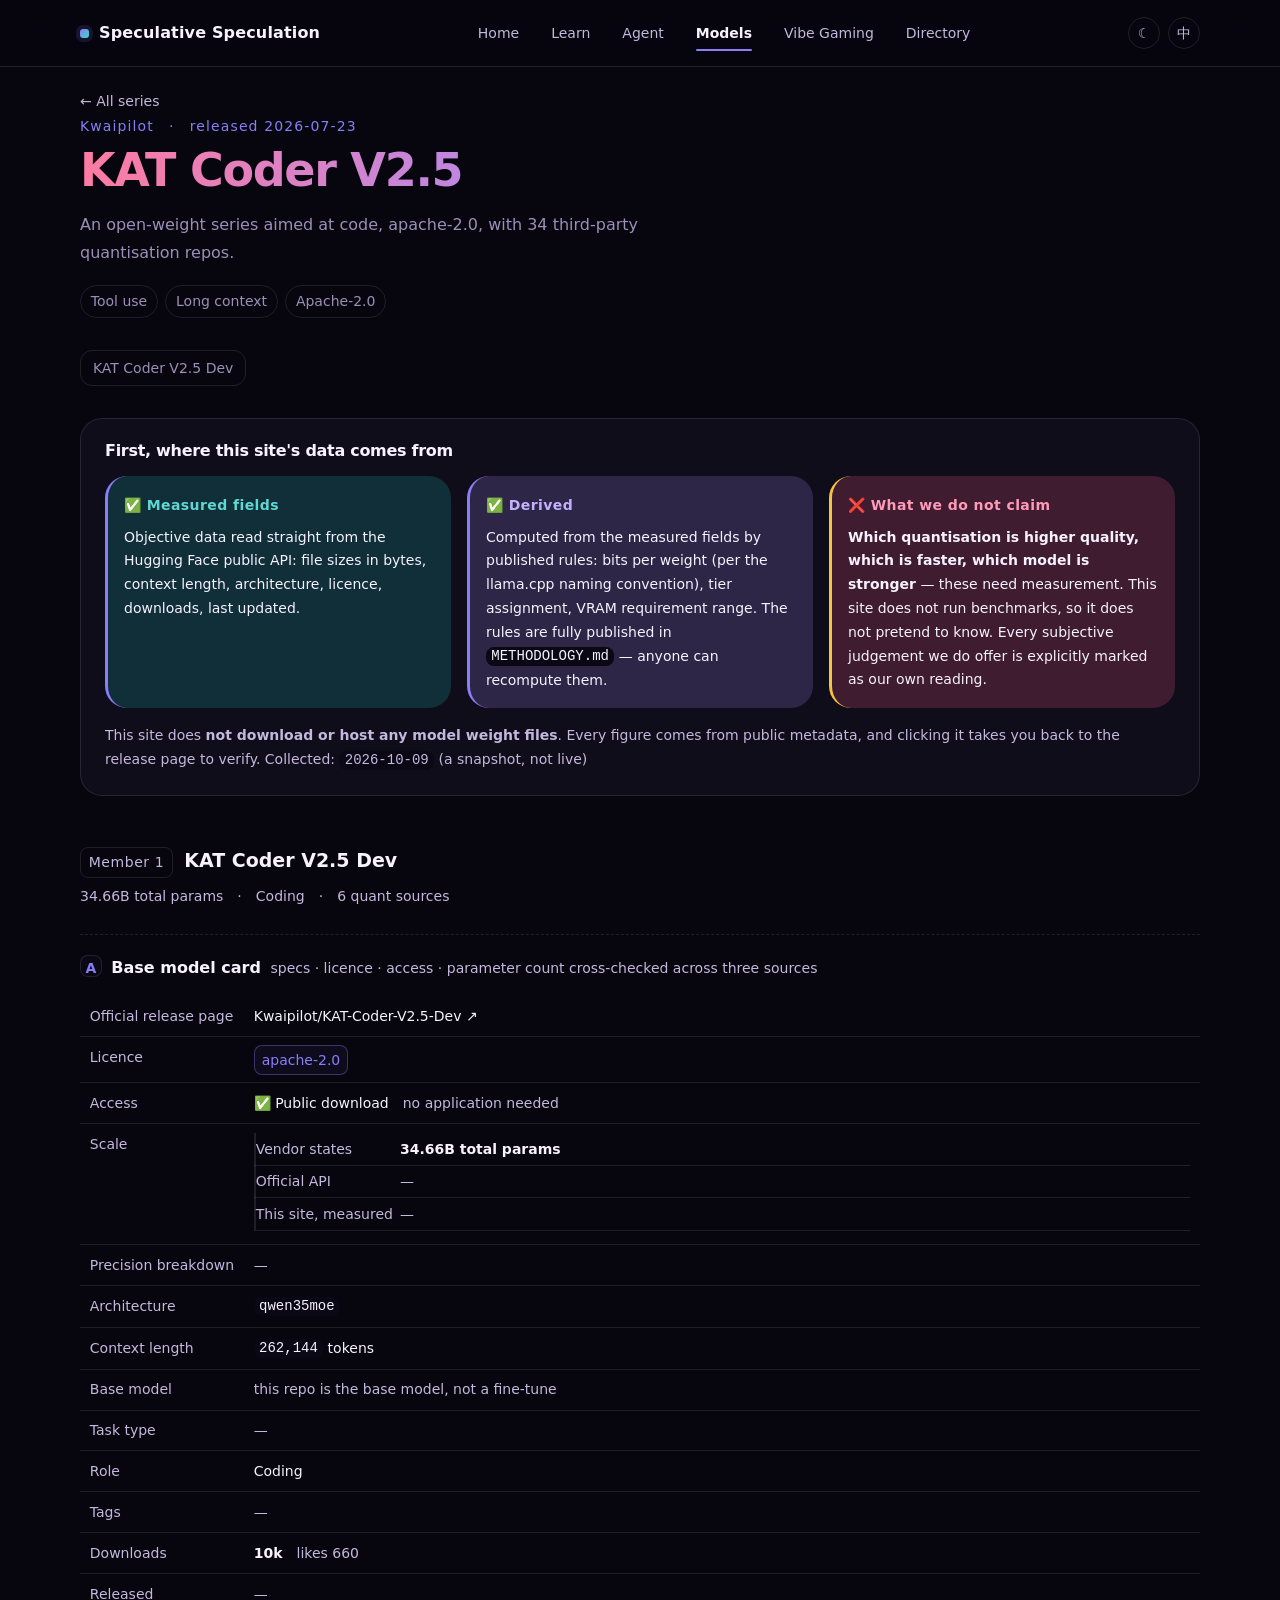
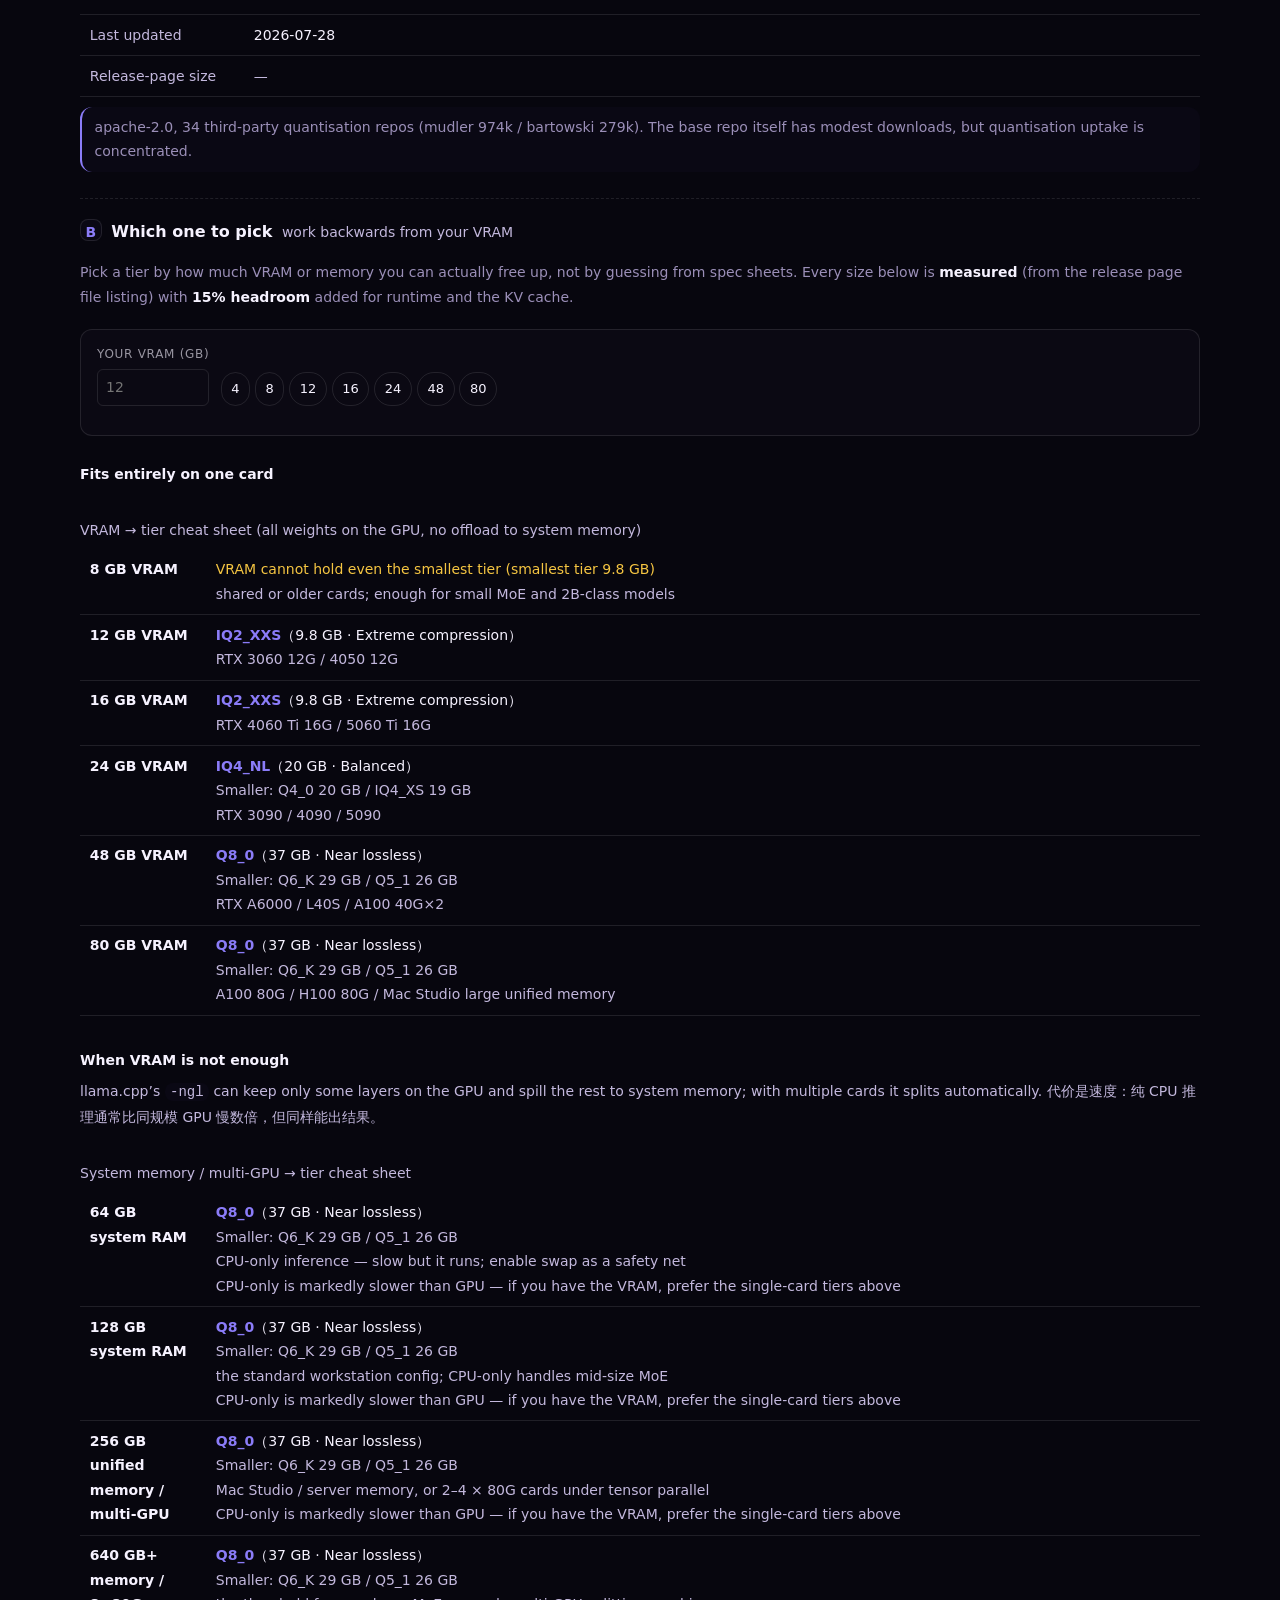
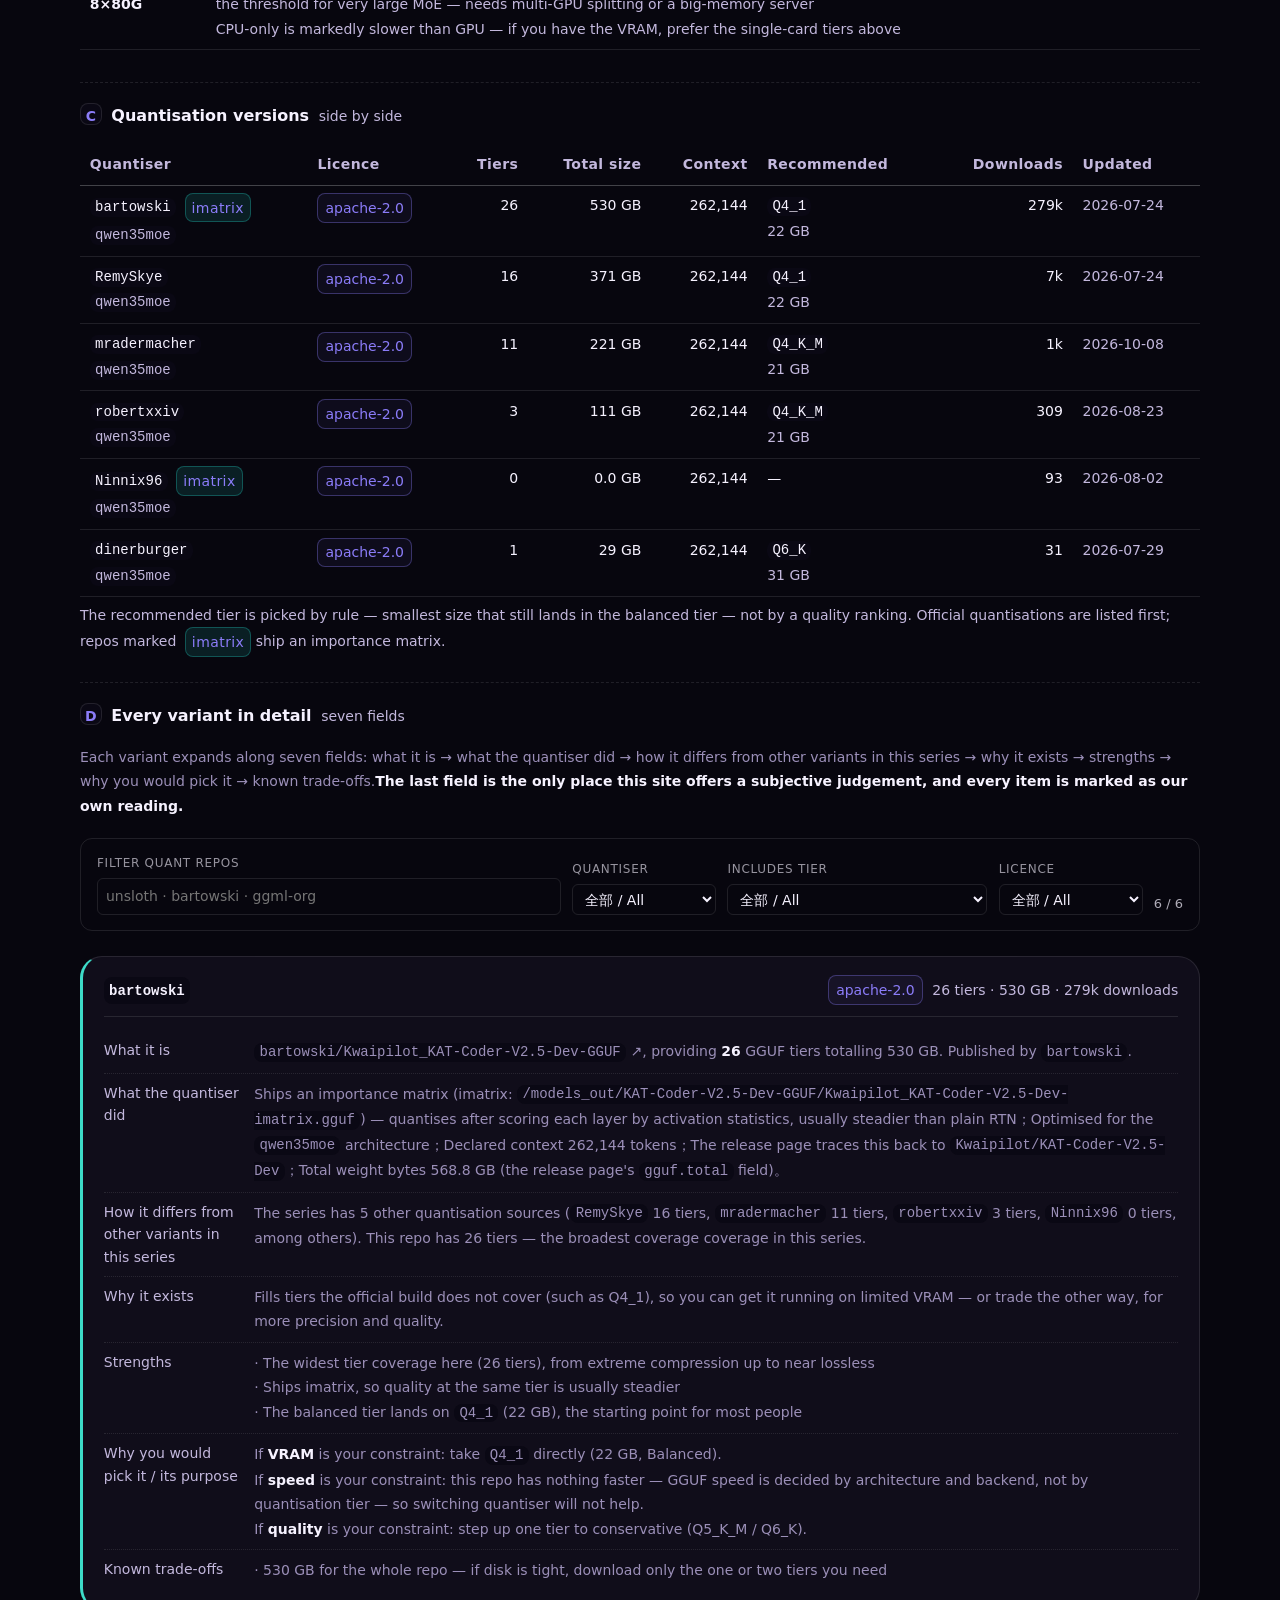
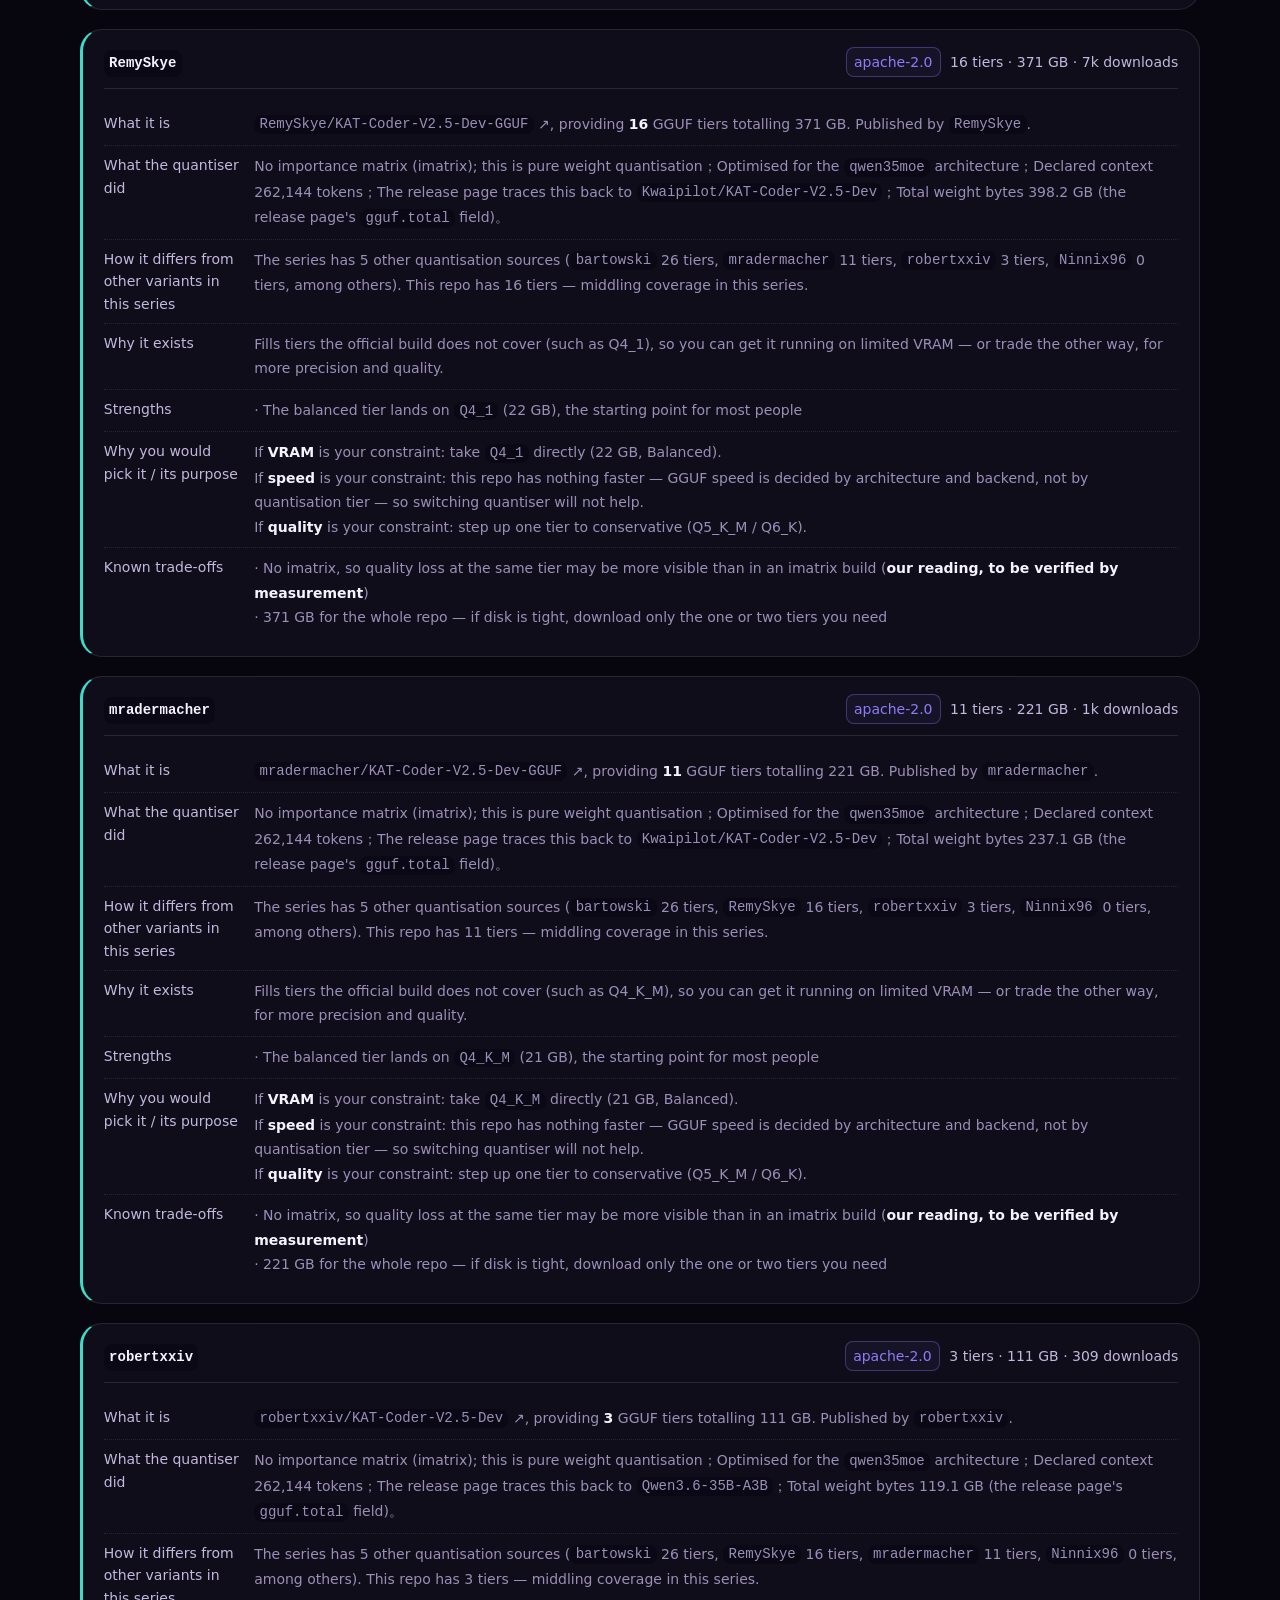
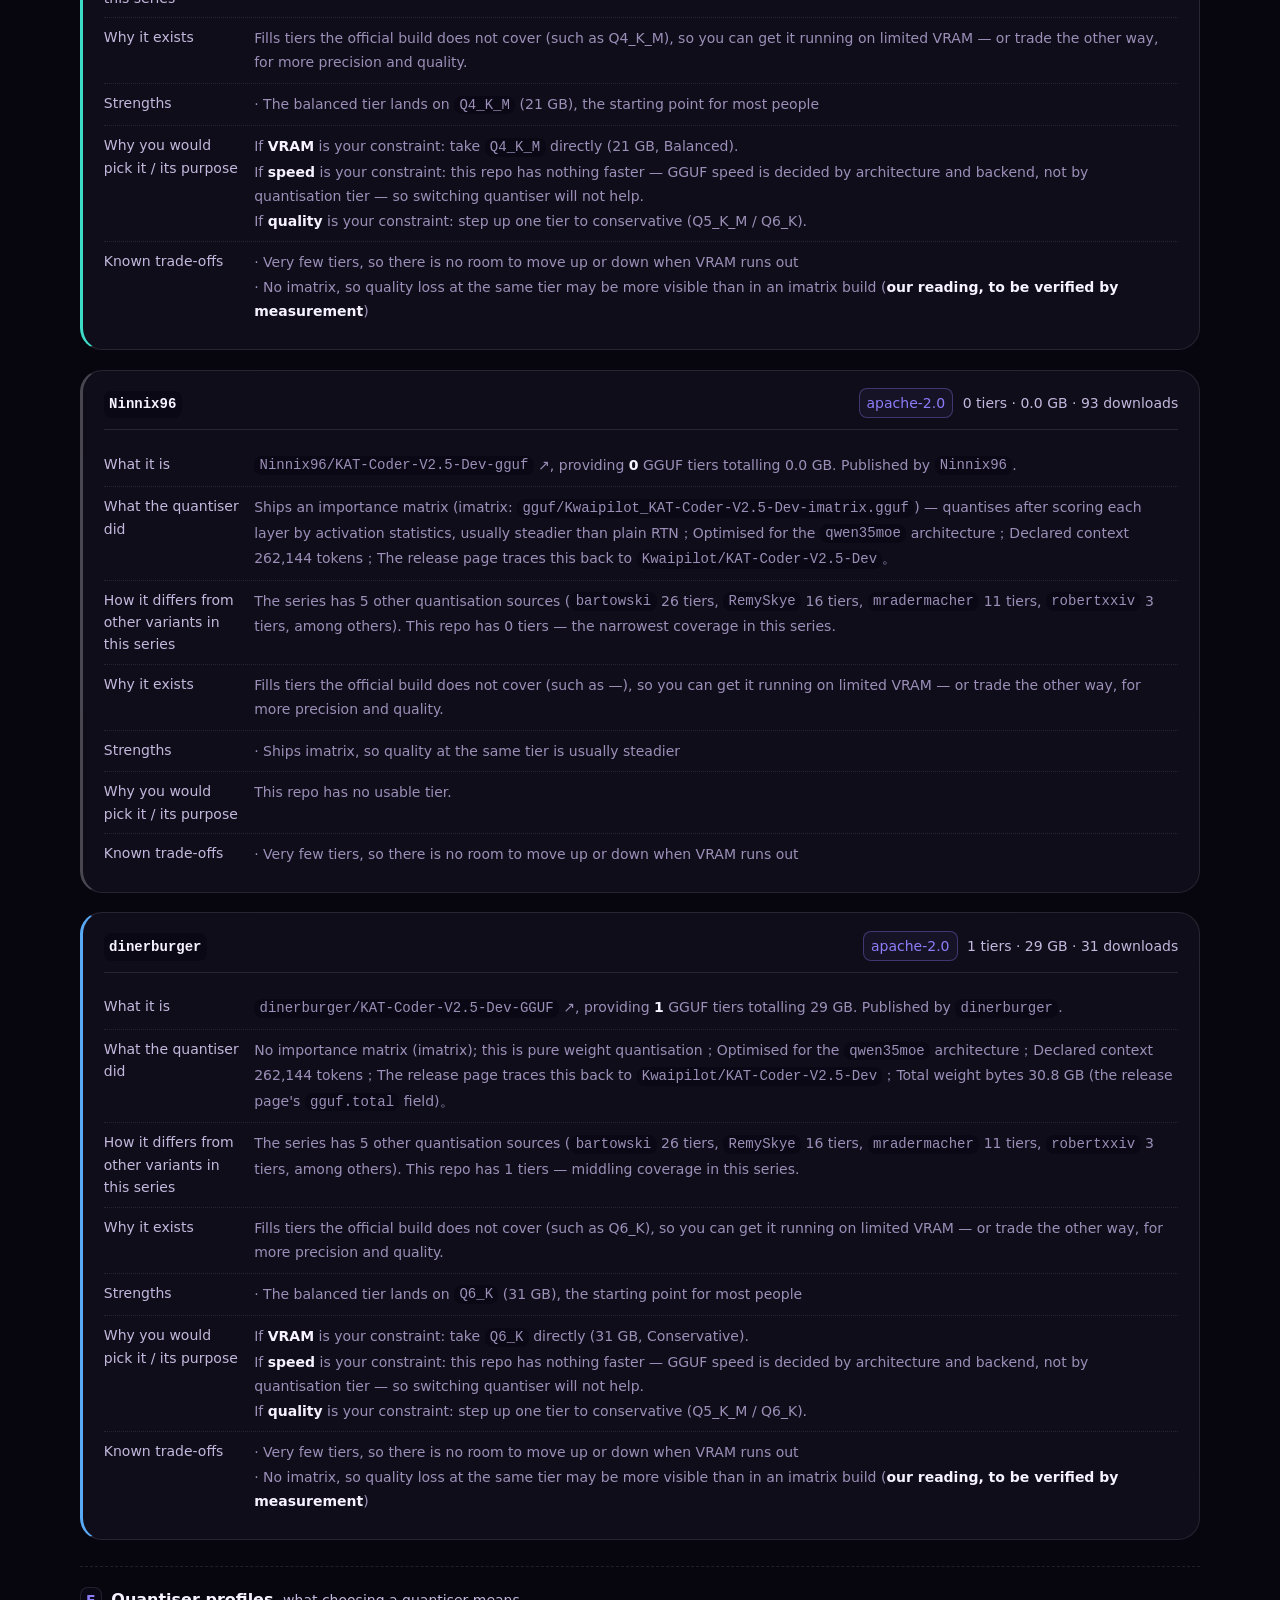
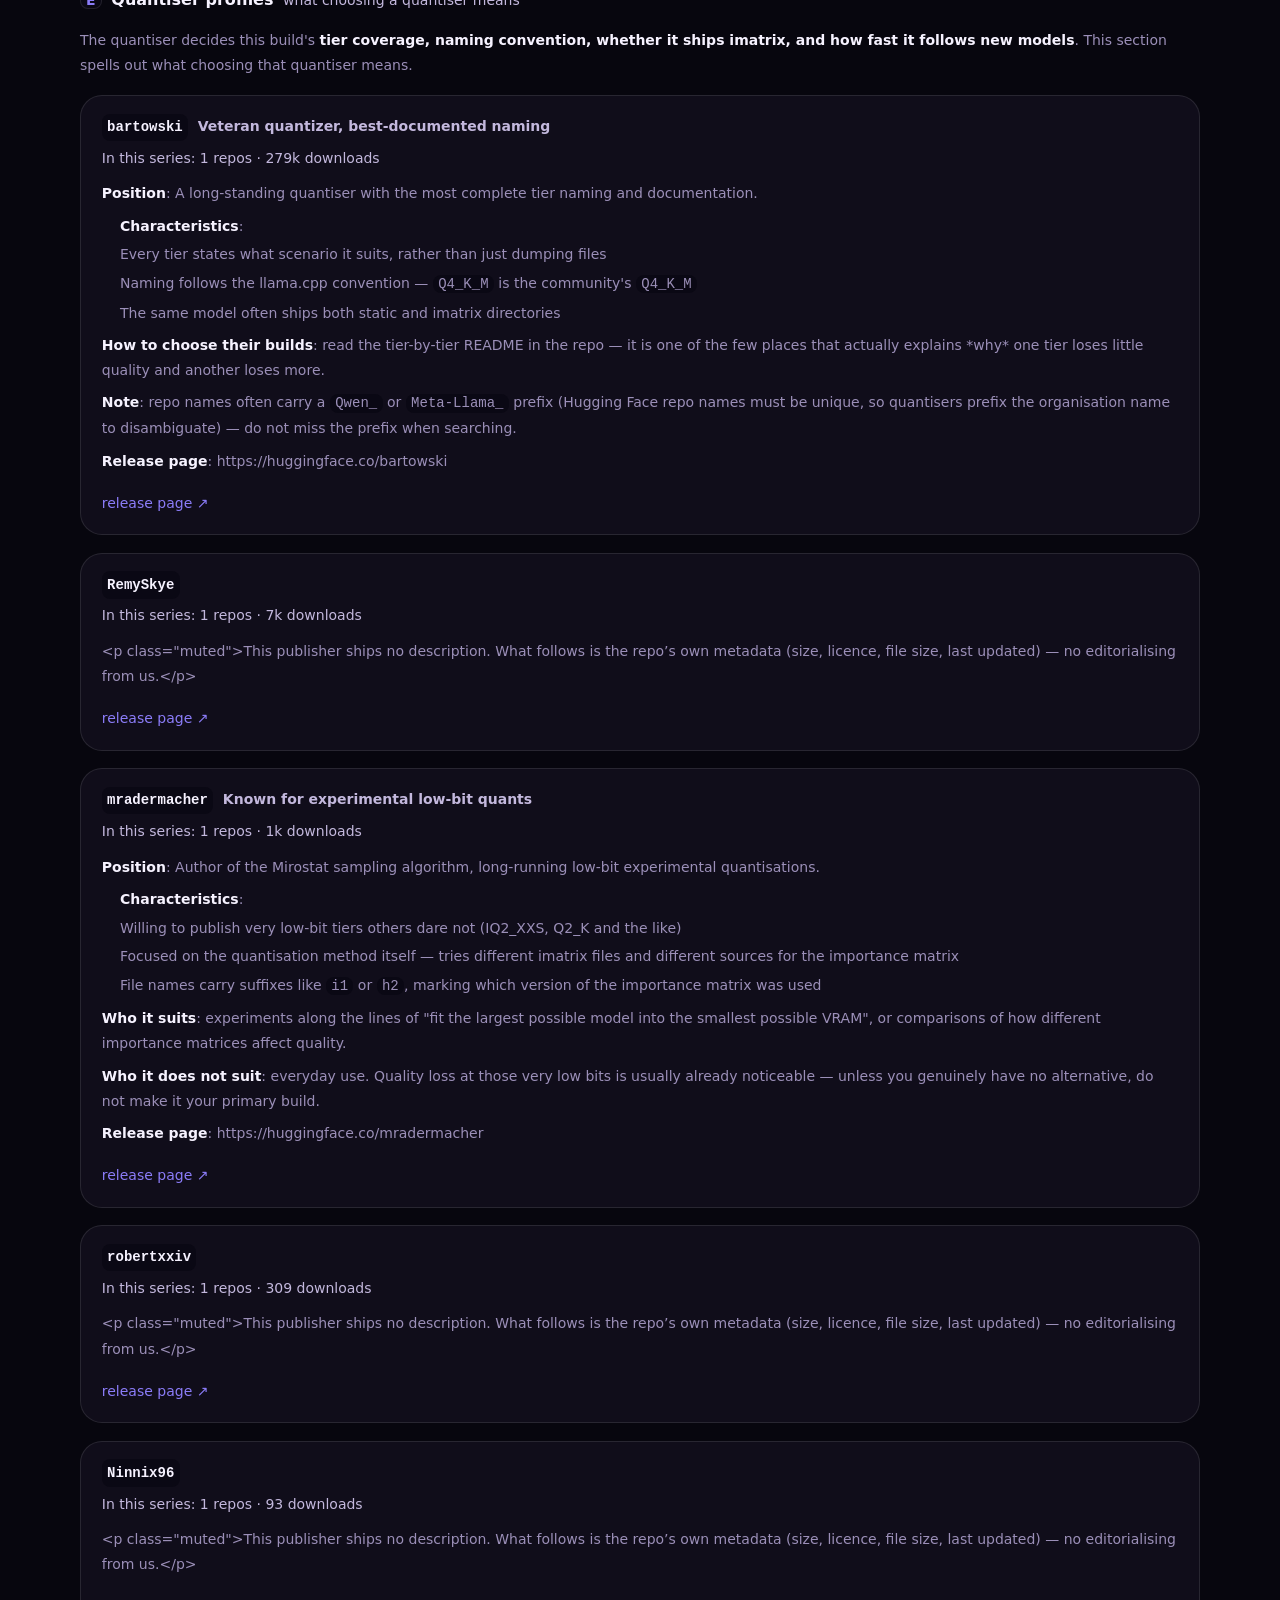
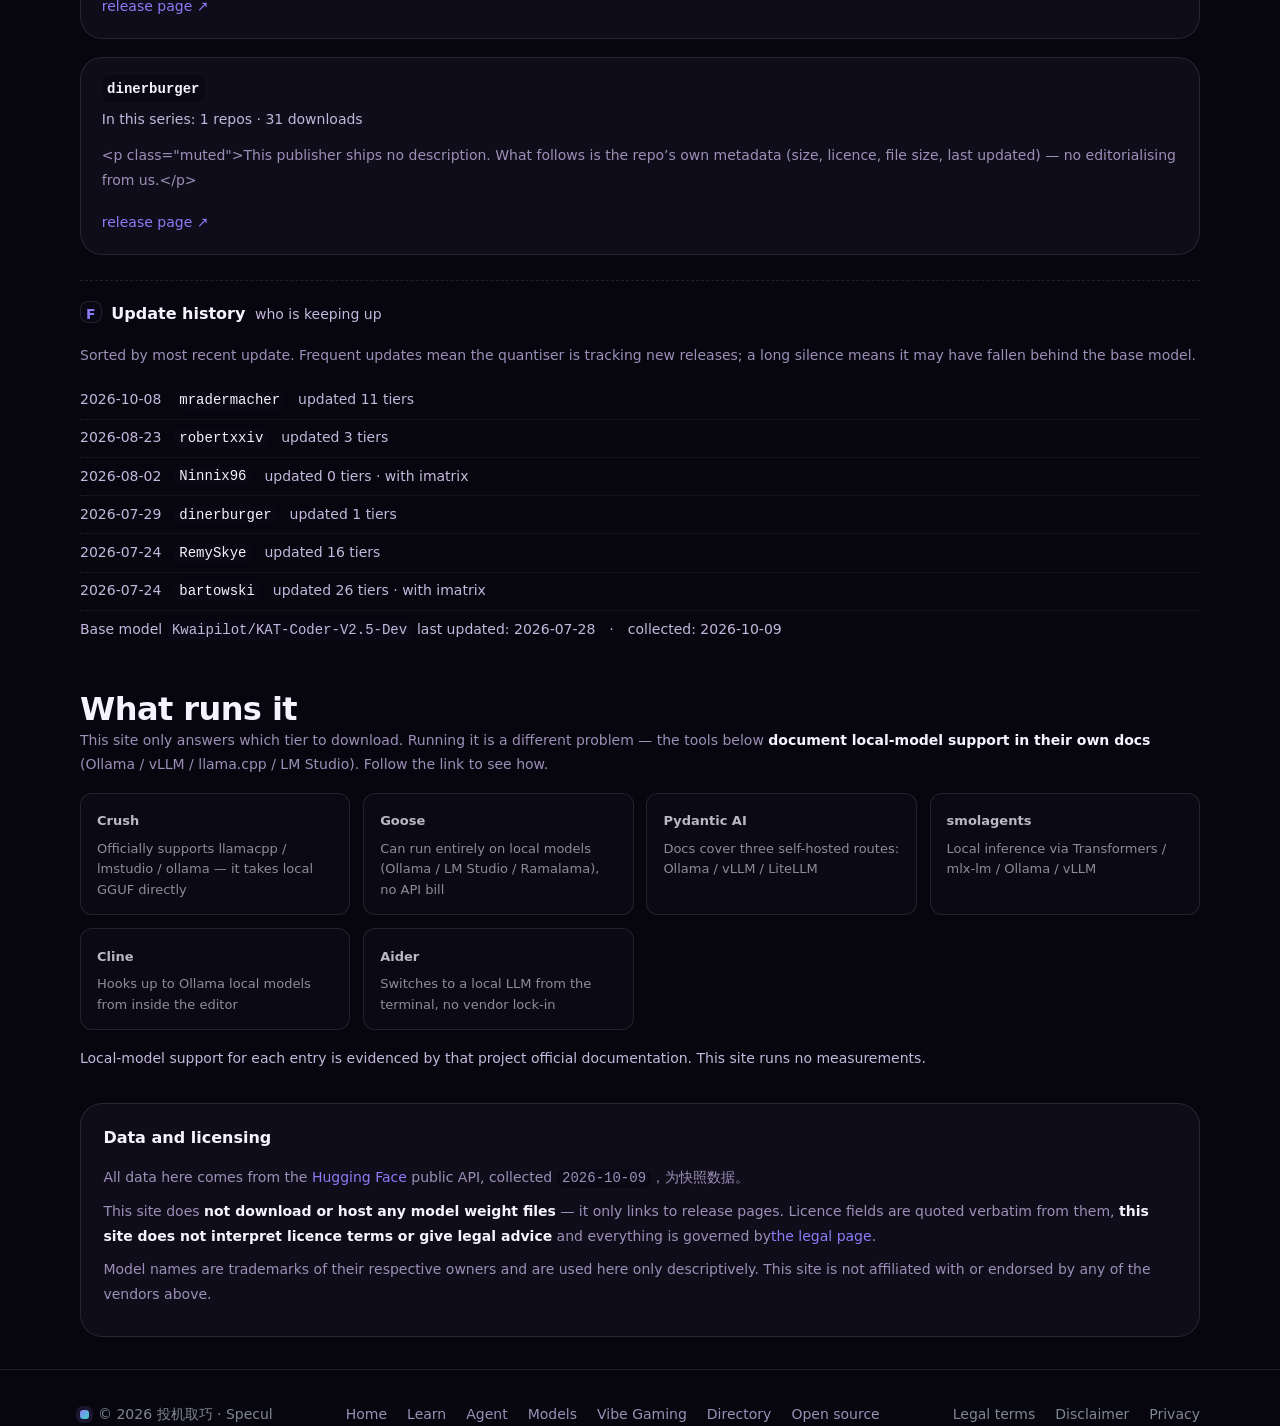
<file: site/series/kat-coder/index.html>
<!DOCTYPE html>
<html lang="zh-CN">
<head>
  <meta charset="UTF-8" />
  <meta name="viewport" content="width=device-width, initial-scale=1.0" />
  <title>KAT Coder V2.5 量化版 · 本地部署</title>
  <meta name="description" content="KAT Coder V2.5（Kwaipilot）的第三方 GGUF 量化版本对比：1 个规格、6 个量化来源，含实测文件体积、许可、上下文长度与选档建议。" />
  <link rel="canonical" href="https://models.specul.com/series/kat-coder/" />
  <meta property="og:type" content="website" />
  <meta property="og:site_name" content="KAT Coder V2.5 量化版 · 本地部署" />
  <meta property="og:url" content="https://models.specul.com/series/kat-coder/" />
  <meta property="og:title" content="KAT Coder V2.5 量化版 · 本地部署" />
  <meta property="og:description" content="KAT Coder V2.5（Kwaipilot）的第三方 GGUF 量化版本对比：1 个规格、6 个量化来源，含实测文件体积、许可、上下文长度与选档建议。" />
  <meta name="theme-color" content="#16121f" />
  <link rel="icon" type="image/svg+xml" href="data:image/svg+xml,%3Csvg xmlns='http://www.w3.org/2000/svg' viewBox='0 0 48 48'%3E%3Cdefs%3E%3ClinearGradient id='g' x1='0' y1='0' x2='1' y2='1'%3E%3Cstop offset='0' stop-color='%238b7cf8'/%3E%3Cstop offset='1' stop-color='%2322d3c5'/%3E%3C/linearGradient%3E%3C/defs%3E%3Crect width='48' height='48' rx='12' fill='%2305080f'/%3E%3Cpath d='M14 32 L24 12 L34 32' fill='none' stroke='url(%23g)' stroke-width='2.4' stroke-linejoin='round'/%3E%3Ccircle cx='24' cy='27' r='2.4' fill='%2322d3c5'/%3E%3C/svg%3E" />
  <link rel="stylesheet" href="../../brand.css" />
  <link rel="stylesheet" href="../../site.css" />
  <script type="application/ld+json">{"@context":"https://schema.org","@type":"Dataset","name":"KAT Coder V2.5 GGUF 量化版本索引","description":"面向代码的开放权重系列，apache-2.0，34 个第三方量化仓。","url":"https://models.specul.com/series/kat-coder/","isAccessibleForFree":true,"license":"https://creativecommons.org/publicdomain/zero/1.0/","temporalCoverage":"2026-10-09"}</script>
</head>
<!-- B6（2026-10-09）：--accent 原先在这里被**内联到 body 上**（style="--accent:X"），
     同时头部又写了 :root{--accent:X} —— 两处同一份值，冗余。
     而内联样式会**赢过任何选择器**，于是主题级覆盖（html[data-theme="light"]{--accent:…}）
     完全无效：vg 的引擎名在亮色主题下一直是 1.62:1 的金色，就是因为这条内联。
     现在只保留头部那一处 —— 单一真相源，且可被主题覆盖。
     ⚠ 这段注释里**不能出现反引号**：它在模板字符串内部，反引号会提前结束模板
     （写这段时踩了第 4 次；pitfalls 里早有记录）。 -->
<body class="brand-ambient has-tabbar">
  <a class="t-skip" href="#main"><span data-zh>跳到主要内容</span><span data-en>Skip to main content</span></a>
  <header class="site-header">
    <div class="container site-bar">
      <a class="brand" href="https://specul.com/" title="投机取巧">
        <span class="brand-dot" aria-hidden="true"></span>
        <span class="brand-text">
          <span class="brand-name" id="markName" data-zh-name="投机取巧" data-en-name="Speculative Speculation">投机取巧</span>
          <span class="brand-sub" id="markSub" data-zh-sub="Speculative Speculation" data-en-sub="">Speculative Speculation</span>
        </span>
      </a>
      <nav class="nav-links" aria-label="站点导航">
        <a href="https://specul.com/"><span data-zh>首页</span><span data-en>Home</span></a>
        <a href="https://learn.specul.com/"><span data-zh>学 AI</span><span data-en>Learn</span></a>
        <a href="https://agent.specul.com/"><span data-zh>Agent</span><span data-en>Agent</span></a>
        <a href="https://models.specul.com/" aria-current="page"><span data-zh>本地模型</span><span data-en>Models</span></a>
        <a href="https://vg.specul.com/"><span data-zh>AI 做游戏</span><span data-en>Vibe Gaming</span></a>
        <a href="https://nav.specul.com/"><span data-zh>导航</span><span data-en>Directory</span></a>
      </nav>
      <!-- 2026-10-10：.nav-tools 从 nav 元素**内部**移到外面，与 .nav-links 平级。
           放里面时窄屏下它会跟着链接一起换行：链接占满整行 → 按钮被挤到第三条
           （实测顶栏 134px、按钮组孤零零一行）。移出来后它与品牌同行，
           链接独占第二行居中 —— 这才是下面注释里方案 B 想要的样子。 -->
      <span class="nav-tools">
        <button class="icon-btn" id="themeBtn" type="button" aria-label="切换明暗主题" title="切换明暗主题">☾</button>
        <button class="icon-btn" id="langBtn" type="button" aria-label="Switch language" title="Switch language">EN</button>
      </span>
      <!-- B6（2026-10-09）：窄屏（≤900px）下 .nav-links 会隐藏，这个汉堡是替代入口。
           行为在共享 brand.js 里（一处实现、六站共用），样式在共享 brand.css。
           无脚本时 CSS 不会显示它，而是把 .nav-links 在窄屏放出来 —— 不会出现
           「导航被藏进一个点了没反应的按钮」。 -->
      <button class="nav-burger" type="button" aria-label="打开菜单" aria-expanded="false" aria-controls="navDrawer">
        <i></i><i></i><i></i>
      </button>
    </div>
  </header>
  <div class="nav-scrim"></div>
  <aside class="nav-drawer" id="navDrawer" aria-hidden="true" aria-label="站点导航">
    <div class="nav-drawer-h">
      <span class="brand-name"><span data-zh>投机取巧</span><span data-en>Speculative Speculation</span></span>
      <span class="brand-sub" data-zh-sub="Speculative Speculation" data-en-sub="">Speculative Speculation</span>
      <button class="nav-dclose" type="button" aria-label="关闭">×</button>
    </div>
    <nav class="nav-drawer-list">
      <a href="https://specul.com/"><span><span data-zh>首页</span><span data-en>Home</span></span><span class="ar" aria-hidden="true">→</span></a>
      <a href="https://learn.specul.com/"><span><span data-zh>学 AI</span><span data-en>Learn</span></span><span class="ar" aria-hidden="true">→</span></a>
      <a href="https://agent.specul.com/"><span><span data-zh>Agent</span><span data-en>Agent</span></span><span class="ar" aria-hidden="true">→</span></a>
      <a href="https://models.specul.com/" aria-current="page"><span><span data-zh>本地模型</span><span data-en>Models</span></span><span class="ar" aria-hidden="true">→</span></a>
      <a href="https://vg.specul.com/"><span><span data-zh>AI 做游戏</span><span data-en>Vibe Gaming</span></span><span class="ar" aria-hidden="true">→</span></a>
      <a href="https://nav.specul.com/"><span><span data-zh>导航</span><span data-en>Directory</span></span><span class="ar" aria-hidden="true">→</span></a>
    </nav>
    <div class="nav-drawer-foot">
      <p><span data-zh>6 个站，各管一件事</span><span data-en>Six sites, one job each</span></p>
      <nav><a href="https://specul.com/legal.html"><span data-zh>法律条款</span><span data-en>Legal terms</span></a></nav>
    </div>
  </aside>
  <main id="main">
  <div class="container">
    <nav class="crumbs"><a href="https://models.specul.com/">← <span data-zh>全部系列</span><span data-en>All series</span></a></nav>
    <header class="page-head">
      <p class="eyebrow"><span data-zh>Kwaipilot</span><span data-en>Kwaipilot</span>　·　<span data-zh>发布于</span><span data-en>released</span> 2026-07-23</p>
      <h1><span data-zh>KAT Coder V2.5</span><span data-en>KAT Coder V2.5</span></h1>
      <p class="lede"><span data-zh>面向代码的开放权重系列，apache-2.0，34 个第三方量化仓。</span><span data-en>An open-weight series aimed at code, apache-2.0, with 34 third-party quantisation repos.</span></p>
      <ul class="pos"><li><span data-zh>工具调用</span><span data-en>Tool use</span></li><li><span data-zh>长上下文</span><span data-en>Long context</span></li><li><span data-zh>apache-2.0</span><span data-en>Apache-2.0</span></li></ul>
      <nav class="member-nav"><a href="#m0"><span data-zh>KAT Coder V2.5 Dev</span><span data-en>KAT Coder V2.5 Dev</span></a></nav>
    </header>
    <section class="trust">
      <h2><span data-zh>先说清楚：这个站的数据怎么来的</span><span data-en>First, where this site's data comes from</span></h2>
      <div class="trust-grid">
        <div class="trust-item t-a">
          <span class="trust-tag">✅ <span data-zh>实测字段</span><span data-en>Measured fields</span></span>
          <p><span data-zh>直接从 Hugging Face 公开 API 读取的客观数据：文件体积（字节）、上下文长度、架构、许可、下载量、更新时间。</span><span data-en>Objective data read straight from the Hugging Face public API: file sizes in bytes, context length, architecture, licence, downloads, last updated.</span></p>
        </div>
        <div class="trust-item t-b">
          <span class="trust-tag">✅ <span data-zh>推导</span><span data-en>Derived</span></span>
          <p><span data-zh>由实测字段按公开规则算出：每权重比特数（依 llama.cpp 命名标准）、档位归属、显存需求区间。推导规则在</span><span data-en>Computed from the measured fields by published rules: bits per weight (per the llama.cpp naming convention), tier assignment, VRAM requirement range. The rules are fully published in</span> <code>METHODOLOGY.md</code><span data-zh> 完整公开，任何人可复算。</span><span data-en> — anyone can recompute them.</span></p>
        </div>
        <div class="trust-item t-c">
          <span class="trust-tag">❌ <span data-zh>我们不说的</span><span data-en>What we do not claim</span></span>
          <p><span data-zh><b>哪个量化质量更高、哪个更快、哪个模型更强</b>——这些需要实测，本站不跑 benchmark，所以不装作知道。凡我们给出的主观判断，一律显式标注「我们的口径」。</span><span data-en><b>Which quantisation is higher quality, which is faster, which model is stronger</b> — these need measurement. This site does not run benchmarks, so it does not pretend to know. Every subjective judgement we do offer is explicitly marked as our own reading.</span></p>
        </div>
      </div>
      <p class="trust-foot">
        <span data-zh>本站</span><span data-en>This site does</span> <b><span data-zh>不下载、不托管任何模型权重文件</span><span data-en>not download or host any model weight files</span></b><span data-zh>。所有数字都来自公开元数据，点击即可回到发布页核对。</span><span data-en>. Every figure comes from public metadata, and clicking it takes you back to the release page to verify.</span>
        <span data-zh>采集时间</span><span data-en>Collected</span>: <code>2026-10-09</code><span data-zh>（数据快照，非实时）</span><span data-en> (a snapshot, not live)</span>
      </p>
    </section>
      <section class="member" id="m0">
        <h3><span class="member-idx"><span data-zh>成员</span><span data-en>Member</span> 1</span>KAT Coder V2.5 Dev</h3>
        <p class="member-meta"><span data-zh>34.66B 总参</span><span data-en>34.66B total params</span>　·　<span data-zh>代码专用</span><span data-en>Coding</span>　·　<span data-zh>6 个量化来源</span><span data-en>6 quant sources</span></p>
        <div class="block" id="a0">
          <h4><span class="blk">A</span><span data-zh>基础模型卡</span><span data-en>Base model card</span> <small><span data-zh>规格 · 许可 · 访问门槛 · 参数量三来源交叉核对</span><span data-en>specs · licence · access · parameter count cross-checked across three sources</span></small></h4>
      <table class="kv">
        <tr><th><span data-zh>官方发布页</span><span data-en>Official release page</span></th><td><a href="https://huggingface.co/Kwaipilot/KAT-Coder-V2.5-Dev" target="_blank" rel="noopener">Kwaipilot/KAT-Coder-V2.5-Dev ↗</a><br><span class="muted small"></span></td></tr>
        <tr><th><span data-zh>许可</span><span data-en>Licence</span></th><td><a class="lic lic-loose" href="https://huggingface.co/search?license=apache-2.0" target="_blank" rel="noopener">apache-2.0</a></td></tr>
        <tr><th><span data-zh>访问门槛</span><span data-en>Access</span></th><td><span data-zh>✅ 公开下载　<span class="muted">无需申请</span></span><span data-en>✅ Public download　<span class="muted">no application needed</span></span></td></tr>
        <tr><th><span data-zh>规模</span><span data-en>Scale</span></th><td><table class="kv kv-nested">
        <tbody>
          <tr><th><span data-zh>官网标注</span><span data-en>Vendor states</span></th><td><b><span data-zh>34.66B 总参</span><span data-en>34.66B total params</span></b></td></tr>
          <tr><th><span data-zh>官方 API 申报</span><span data-en>Official API</span></th><td><span class="muted">—</span></td></tr>
          <tr><th><span data-zh>本站实测反推</span><span data-en>This site, measured</span></th><td><span class="muted">—</span></td></tr>
        </tbody>
      </table></td></tr>
        <tr><th><span data-zh>权重精度构成</span><span data-en>Precision breakdown</span></th><td><span class="muted">—</span></td></tr>
        <tr><th><span data-zh>架构</span><span data-en>Architecture</span></th><td><code>qwen35moe</code></td></tr>
        <tr><th><span data-zh>上下文长度</span><span data-en>Context length</span></th><td><code>262,144</code> tokens</td></tr>
        <tr><th><span data-zh>基座</span><span data-en>Base model</span></th><td><span data-zh><span class="muted">本仓即基座（不是微调版）</span></span><span data-en><span class="muted">this repo is the base model, not a fine-tune</span></span></td></tr>
        <tr><th><span data-zh>任务类型</span><span data-en>Task type</span></th><td><span class="muted">—</span></td></tr>
        <tr><th><span data-zh>定位</span><span data-en>Role</span></th><td><span data-zh>代码专用</span><span data-en>Coding</span></td></tr>
        <tr><th><span data-zh>标签</span><span data-en>Tags</span></th><td><span class="muted">—</span></td></tr>
        <tr><th><span data-zh>官方下载量</span><span data-en>Downloads</span></th><td><b>10k</b>　<span class="muted"><span data-zh>点赞</span><span data-en>likes</span> 660</span></td></tr>
        <tr><th><span data-zh>发布日</span><span data-en>Released</span></th><td><span class="muted">—</span></td></tr>
        <tr><th><span data-zh>最近更新</span><span data-en>Last updated</span></th><td>2026-07-28</td></tr>
        <tr><th><span data-zh>发布页体积</span><span data-en>Release-page size</span></th><td><span class="muted">—</span></td></tr>
      </table>
            <p class="member-note"><span data-zh>apache-2.0，34 个第三方量化仓（mudler 974k / bartowski 279k）。基准仓自身下载量不高，但量化采用集中。</span><span data-en>apache-2.0, 34 third-party quantisation repos (mudler 974k / bartowski 279k). The base repo itself has modest downloads, but quantisation uptake is concentrated.</span></p>
        </div>
        <div class="block" id="b0">
          <h4><span class="blk">B</span><span data-zh>该选哪个</span><span data-en>Which one to pick</span> <small><span data-zh>按你的显存倒推</span><span data-en>work backwards from your VRAM</span></small></h4>
      <p class="block-lead"><span data-zh>按「你实际能腾出多少显存或内存」选档位，而不是按参数猜。下面每档的体积都是<b>实测值</b>（来自发布页文件列表），<b>加权 15% 余量</b>给运行时与 KV cache。</span><span data-en>Pick a tier by how much VRAM or memory you can actually free up, not by guessing from spec sheets. Every size below is <b>measured</b> (from the release page file listing) with <b>15% headroom</b> added for runtime and the KV cache.</span></p>
      
      <div class="vramtool">
        <div class="vt-row">
          <label class="vt-f"><span class="vt-h"><span data-zh>你的显存（GB）</span><span data-en>Your VRAM (GB)</span></span>
            <input type="number" class="vt-in" min="1" max="1024" step="1" inputmode="numeric" placeholder="12"></label>
          <span class="vt-quick"><button type="button" class="vt-preset" data-gb="4">4</button><button type="button" class="vt-preset" data-gb="8">8</button><button type="button" class="vt-preset" data-gb="12">12</button><button type="button" class="vt-preset" data-gb="16">16</button><button type="button" class="vt-preset" data-gb="24">24</button><button type="button" class="vt-preset" data-gb="48">48</button><button type="button" class="vt-preset" data-gb="80">80</button></span>
        </div>
        <div class="vt-out" aria-live="polite"></div>
        <script type="application/json" class="vt-data">[{"q":"IQ2_XXS","g":9.78,"t":"极限压缩","u":"https://huggingface.co/bartowski/Kwaipilot_KAT-Coder-V2.5-Dev-GGUF","b":"bartowski","rp":"bartowski/Kwaipilot_KAT-Coder-V2.5-Dev-GGUF"},{"q":"IQ2_XS","g":10.8,"t":"极限压缩","u":"https://huggingface.co/bartowski/Kwaipilot_KAT-Coder-V2.5-Dev-GGUF","b":"bartowski","rp":"bartowski/Kwaipilot_KAT-Coder-V2.5-Dev-GGUF"},{"q":"IQ2_S","g":11.01,"t":"极限压缩","u":"https://huggingface.co/bartowski/Kwaipilot_KAT-Coder-V2.5-Dev-GGUF","b":"bartowski","rp":"bartowski/Kwaipilot_KAT-Coder-V2.5-Dev-GGUF"},{"q":"IQ2_M","g":12.07,"t":"极限压缩","u":"https://huggingface.co/bartowski/Kwaipilot_KAT-Coder-V2.5-Dev-GGUF","b":"bartowski","rp":"bartowski/Kwaipilot_KAT-Coder-V2.5-Dev-GGUF"},{"q":"Q2_K","g":12.62,"t":"极限压缩","u":"https://huggingface.co/bartowski/Kwaipilot_KAT-Coder-V2.5-Dev-GGUF","b":"bartowski","rp":"bartowski/Kwaipilot_KAT-Coder-V2.5-Dev-GGUF"},{"q":"Q2_K_L","g":13.11,"t":"极限压缩","u":"https://huggingface.co/bartowski/Kwaipilot_KAT-Coder-V2.5-Dev-GGUF","b":"bartowski","rp":"bartowski/Kwaipilot_KAT-Coder-V2.5-Dev-GGUF"},{"q":"IQ3_XXS","g":14.87,"t":"长上下文优先","u":"https://huggingface.co/bartowski/Kwaipilot_KAT-Coder-V2.5-Dev-GGUF","b":"bartowski","rp":"bartowski/Kwaipilot_KAT-Coder-V2.5-Dev-GGUF"},{"q":"Q3_K_S","g":15.18,"t":"长上下文优先","u":"https://huggingface.co/RemySkye/KAT-Coder-V2.5-Dev-GGUF","b":"RemySkye","rp":"RemySkye/KAT-Coder-V2.5-Dev-GGUF"},{"q":"IQ3_XS","g":16.22,"t":"长上下文优先","u":"https://huggingface.co/bartowski/Kwaipilot_KAT-Coder-V2.5-Dev-GGUF","b":"bartowski","rp":"bartowski/Kwaipilot_KAT-Coder-V2.5-Dev-GGUF"},{"q":"Q3_K_M","g":16.23,"t":"长上下文优先","u":"https://huggingface.co/bartowski/Kwaipilot_KAT-Coder-V2.5-Dev-GGUF","b":"bartowski","rp":"bartowski/Kwaipilot_KAT-Coder-V2.5-Dev-GGUF"},{"q":"Q3_K_L","g":16.89,"t":"长上下文优先","u":"https://huggingface.co/bartowski/Kwaipilot_KAT-Coder-V2.5-Dev-GGUF","b":"bartowski","rp":"bartowski/Kwaipilot_KAT-Coder-V2.5-Dev-GGUF"},{"q":"IQ3_M","g":16.9,"t":"长上下文优先","u":"https://huggingface.co/bartowski/Kwaipilot_KAT-Coder-V2.5-Dev-GGUF","b":"bartowski","rp":"bartowski/Kwaipilot_KAT-Coder-V2.5-Dev-GGUF"},{"q":"Q3_K_XL","g":17.33,"t":"长上下文优先","u":"https://huggingface.co/bartowski/Kwaipilot_KAT-Coder-V2.5-Dev-GGUF","b":"bartowski","rp":"bartowski/Kwaipilot_KAT-Coder-V2.5-Dev-GGUF"},{"q":"IQ4_XS","g":18.81,"t":"平衡档","u":"https://huggingface.co/bartowski/Kwaipilot_KAT-Coder-V2.5-Dev-GGUF","b":"bartowski","rp":"bartowski/Kwaipilot_KAT-Coder-V2.5-Dev-GGUF"},{"q":"Q4_0","g":19.72,"t":"平衡档","u":"https://huggingface.co/RemySkye/KAT-Coder-V2.5-Dev-GGUF","b":"RemySkye","rp":"RemySkye/KAT-Coder-V2.5-Dev-GGUF"},{"q":"IQ4_NL","g":19.86,"t":"平衡档","u":"https://huggingface.co/bartowski/Kwaipilot_KAT-Coder-V2.5-Dev-GGUF","b":"bartowski","rp":"bartowski/Kwaipilot_KAT-Coder-V2.5-Dev-GGUF"},{"q":"Q4_K_S","g":19.89,"t":"平衡档","u":"https://huggingface.co/RemySkye/KAT-Coder-V2.5-Dev-GGUF","b":"RemySkye","rp":"RemySkye/KAT-Coder-V2.5-Dev-GGUF"},{"q":"Q4_K_M","g":21.17,"t":"平衡档","u":"https://huggingface.co/RemySkye/KAT-Coder-V2.5-Dev-GGUF","b":"RemySkye","rp":"RemySkye/KAT-Coder-V2.5-Dev-GGUF"},{"q":"Q4_K_L","g":21.77,"t":"平衡档","u":"https://huggingface.co/bartowski/Kwaipilot_KAT-Coder-V2.5-Dev-GGUF","b":"bartowski","rp":"bartowski/Kwaipilot_KAT-Coder-V2.5-Dev-GGUF"},{"q":"Q4_1","g":21.85,"t":"平衡档","u":"https://huggingface.co/RemySkye/KAT-Coder-V2.5-Dev-GGUF","b":"RemySkye","rp":"RemySkye/KAT-Coder-V2.5-Dev-GGUF"},{"q":"Q5_K_S","g":23.98,"t":"保守档","u":"https://huggingface.co/RemySkye/KAT-Coder-V2.5-Dev-GGUF","b":"RemySkye","rp":"RemySkye/KAT-Coder-V2.5-Dev-GGUF"},{"q":"Q5_0","g":23.98,"t":"保守档","u":"https://huggingface.co/RemySkye/KAT-Coder-V2.5-Dev-GGUF","b":"RemySkye","rp":"RemySkye/KAT-Coder-V2.5-Dev-GGUF"},{"q":"Q5_K_M","g":24.73,"t":"保守档","u":"https://huggingface.co/RemySkye/KAT-Coder-V2.5-Dev-GGUF","b":"RemySkye","rp":"RemySkye/KAT-Coder-V2.5-Dev-GGUF"},{"q":"Q5_K_L","g":25.33,"t":"保守档","u":"https://huggingface.co/bartowski/Kwaipilot_KAT-Coder-V2.5-Dev-GGUF","b":"bartowski","rp":"bartowski/Kwaipilot_KAT-Coder-V2.5-Dev-GGUF"},{"q":"Q5_1","g":26.11,"t":"保守档","u":"https://huggingface.co/RemySkye/KAT-Coder-V2.5-Dev-GGUF","b":"RemySkye","rp":"RemySkye/KAT-Coder-V2.5-Dev-GGUF"},{"q":"Q6_K","g":28.51,"t":"保守档","u":"https://huggingface.co/RemySkye/KAT-Coder-V2.5-Dev-GGUF","b":"RemySkye","rp":"RemySkye/KAT-Coder-V2.5-Dev-GGUF"},{"q":"Q8_0","g":36.9,"t":"近似无损","u":"https://huggingface.co/RemySkye/KAT-Coder-V2.5-Dev-GGUF","b":"RemySkye","rp":"RemySkye/KAT-Coder-V2.5-Dev-GGUF"},{"q":"BF16","g":69.38,"t":"近似无损","u":"https://huggingface.co/bartowski/Kwaipilot_KAT-Coder-V2.5-Dev-GGUF","b":"bartowski","rp":"bartowski/Kwaipilot_KAT-Coder-V2.5-Dev-GGUF"}]</script>
      </div>
      <h3 class="budget-h"><span data-zh>单卡全量装得下</span><span data-en>Fits entirely on one card</span></h3>
      <table class="budget">
        <caption><span data-zh>显存 → 档位速查（权重全部放显存，不卸载到系统内存）</span><span data-en>VRAM → tier cheat sheet (all weights on the GPU, no offload to system memory)</span></caption>
        <tbody>
        <tr><th><span data-zh>8 GB 显存</span><span data-en>8 GB VRAM</span></th><td class="no-fit"><span data-zh>显存装不下最小档</span><span data-en>VRAM cannot hold even the smallest tier</span><span data-zh>（最小 9.8 GB）</span><span data-en> (smallest tier 9.8 GB)</span><br><span class="muted"><span data-zh>共享显卡 / 老卡，够跑小MoE 与 2B 级</span><span data-en>shared or older cards; enough for small MoE and 2B-class models</span></span></td></tr>
        <tr>
          <th><span data-zh>12 GB 显存</span><span data-en>12 GB VRAM</span></th>
          <td>
            <b>IQ2_XXS</b>（9.8 GB · <span data-zh>极限压缩</span><span data-en>Extreme compression</span>）
            
            <br><span class="muted"><span data-zh>RTX 3060 12G / 4050 12G</span><span data-en>RTX 3060 12G / 4050 12G</span></span>
          </td>
        </tr>
        <tr>
          <th><span data-zh>16 GB 显存</span><span data-en>16 GB VRAM</span></th>
          <td>
            <b>IQ2_XXS</b>（9.8 GB · <span data-zh>极限压缩</span><span data-en>Extreme compression</span>）
            
            <br><span class="muted"><span data-zh>RTX 4060 Ti 16G / 5060 Ti 16G</span><span data-en>RTX 4060 Ti 16G / 5060 Ti 16G</span></span>
          </td>
        </tr>
        <tr>
          <th><span data-zh>24 GB 显存</span><span data-en>24 GB VRAM</span></th>
          <td>
            <b>IQ4_NL</b>（20 GB · <span data-zh>平衡档</span><span data-en>Balanced</span>）
            <br><span class="muted"><span data-zh>更省：</span><span data-en>Smaller: </span>Q4_0 20 GB / IQ4_XS 19 GB</span>
            <br><span class="muted"><span data-zh>RTX 3090 / 4090 / 5090</span><span data-en>RTX 3090 / 4090 / 5090</span></span>
          </td>
        </tr>
        <tr>
          <th><span data-zh>48 GB 显存</span><span data-en>48 GB VRAM</span></th>
          <td>
            <b>Q8_0</b>（37 GB · <span data-zh>近似无损</span><span data-en>Near lossless</span>）
            <br><span class="muted"><span data-zh>更省：</span><span data-en>Smaller: </span>Q6_K 29 GB / Q5_1 26 GB</span>
            <br><span class="muted"><span data-zh>RTX A6000 / L40S / A100 40G×2</span><span data-en>RTX A6000 / L40S / A100 40G×2</span></span>
          </td>
        </tr>
        <tr>
          <th><span data-zh>80 GB 显存</span><span data-en>80 GB VRAM</span></th>
          <td>
            <b>Q8_0</b>（37 GB · <span data-zh>近似无损</span><span data-en>Near lossless</span>）
            <br><span class="muted"><span data-zh>更省：</span><span data-en>Smaller: </span>Q6_K 29 GB / Q5_1 26 GB</span>
            <br><span class="muted"><span data-zh>A100 80G / H100 80G / Mac Studio 大统一内存</span><span data-en>A100 80G / H100 80G / Mac Studio large unified memory</span></span>
          </td>
        </tr>
        </tbody>
      </table>
      <h3 class="budget-h"><span data-zh>显存不够时的替代路径</span><span data-en>When VRAM is not enough</span></h3>
      <p class="muted small"><span data-zh>llama.cpp 的</span><span data-en>llama.cpp’s</span> <code>-ngl</code> <span data-zh>可以只把部分层放显存、其余落系统内存；多卡则自动切分。</span><span data-en>can keep only some layers on the GPU and spill the rest to system memory; with multiple cards it splits automatically.</span>
        代价是速度：纯 CPU 推理通常比同规模 GPU 慢数倍，但同样能出结果。</p>
      <table class="budget">
        <caption><span data-zh>系统内存 / 多卡 → 档位速查</span><span data-en>System memory / multi-GPU → tier cheat sheet</span></caption>
        <tbody>
        <tr>
          <th><span data-zh>64 GB 系统内存</span><span data-en>64 GB system RAM</span></th>
          <td>
            <b>Q8_0</b>（37 GB · <span data-zh>近似无损</span><span data-en>Near lossless</span>）
            <br><span class="muted"><span data-zh>更省：</span><span data-en>Smaller: </span>Q6_K 29 GB / Q5_1 26 GB</span>
            <br><span class="muted"><span data-zh>纯 CPU 推理，速度慢但可跑；建议开swap 兜底</span><span data-en>CPU-only inference — slow but it runs; enable swap as a safety net</span></span><span data-zh><br><span class="muted small">纯 CPU 会明显慢于 GPU；若显存够，优先用上面的单卡档</span></span><span data-en><br><span class="muted small">CPU-only is markedly slower than GPU — if you have the VRAM, prefer the single-card tiers above</span></span>
          </td>
        </tr>
        <tr>
          <th><span data-zh>128 GB 系统内存</span><span data-en>128 GB system RAM</span></th>
          <td>
            <b>Q8_0</b>（37 GB · <span data-zh>近似无损</span><span data-en>Near lossless</span>）
            <br><span class="muted"><span data-zh>更省：</span><span data-en>Smaller: </span>Q6_K 29 GB / Q5_1 26 GB</span>
            <br><span class="muted"><span data-zh>工作站标准配置，纯 CPU 可跑中等规模 MoE</span><span data-en>the standard workstation config; CPU-only handles mid-size MoE</span></span><span data-zh><br><span class="muted small">纯 CPU 会明显慢于 GPU；若显存够，优先用上面的单卡档</span></span><span data-en><br><span class="muted small">CPU-only is markedly slower than GPU — if you have the VRAM, prefer the single-card tiers above</span></span>
          </td>
        </tr>
        <tr>
          <th><span data-zh>256 GB 统一内存 / 多卡</span><span data-en>256 GB unified memory / multi-GPU</span></th>
          <td>
            <b>Q8_0</b>（37 GB · <span data-zh>近似无损</span><span data-en>Near lossless</span>）
            <br><span class="muted"><span data-zh>更省：</span><span data-en>Smaller: </span>Q6_K 29 GB / Q5_1 26 GB</span>
            <br><span class="muted"><span data-zh>Mac Studio / 服务器内存，或 2~4 张 80G 卡张量并行</span><span data-en>Mac Studio / server memory, or 2–4 × 80G cards under tensor parallel</span></span><span data-zh><br><span class="muted small">纯 CPU 会明显慢于 GPU；若显存够，优先用上面的单卡档</span></span><span data-en><br><span class="muted small">CPU-only is markedly slower than GPU — if you have the VRAM, prefer the single-card tiers above</span></span>
          </td>
        </tr>
        <tr>
          <th><span data-zh>640 GB+ 内存 / 8×80G</span><span data-en>640 GB+ memory / 8×80G</span></th>
          <td>
            <b>Q8_0</b>（37 GB · <span data-zh>近似无损</span><span data-en>Near lossless</span>）
            <br><span class="muted"><span data-zh>更省：</span><span data-en>Smaller: </span>Q6_K 29 GB / Q5_1 26 GB</span>
            <br><span class="muted"><span data-zh>超大 MoE 的门槛，需要多卡切分或大内存服务器</span><span data-en>the threshold for very large MoE — needs multi-GPU splitting or a big-memory server</span></span><span data-zh><br><span class="muted small">纯 CPU 会明显慢于 GPU；若显存够，优先用上面的单卡档</span></span><span data-en><br><span class="muted small">CPU-only is markedly slower than GPU — if you have the VRAM, prefer the single-card tiers above</span></span>
          </td>
        </tr>
        </tbody>
      </table>
      <span data-zh><p class="muted small">本系列档位体积跨度 9.8 GB → 69 GB。</span><span data-en><p class="muted small">Tier sizes in this series span 9.8 GB → 69 GB.</span>
        跨度过大说明同一系列的量化选择空间很宽，这正是量化选型的主要收益所在。</p>
      <details class="all-quants">
        <summary><span data-zh>展开：本系列所有档位的实测体积</span><span data-en>Expand: measured sizes for every tier</span>（28 <span data-zh>档</span><span data-en>tiers</span>）</summary>
        <table class="quant-list">
          <thead><tr><th><span data-zh>量化档</span><span data-en>Quant</span></th><th><span data-zh>最小体积</span><span data-en>Min size</span></th><th><span data-zh>每权重比特</span><span data-en>bpw</span></th><th><span data-zh>档位</span><span data-en>Tier</span></th><th><span data-zh>这档意味着什么</span><span data-en>What this tier means</span></th><th><span data-zh>该档文件数 / 体积跨度</span><span data-en>Files in tier / size range</span></th><th>最小体积来源</th></tr></thead>
          <tbody>
            <tr>
              <td><code>IQ2_XXS</code></td>
              <td><b>9.8 GB</b></td>
              <td>2.13<span class="muted"> bpw</span></td>
              <td><span class="tier tier-4"><span data-zh>极限压缩</span><span data-en>Extreme compression</span></span></td>
              <td class="muted small"><span data-zh>能装下就装，质量明显下降</span><span data-en>Fit it in at the cost of visibly lower quality</span></td>
              <td class="muted small">1 <span data-zh>个</span><span data-en></span></td>
              <td class="muted"><a href="https://huggingface.co/bartowski/Kwaipilot_KAT-Coder-V2.5-Dev-GGUF" target="_blank" rel="noopener">bartowski</a></td>
            </tr>
            <tr>
              <td><code>IQ2_XS</code></td>
              <td><b>11 GB</b></td>
              <td>2.31<span class="muted"> bpw</span></td>
              <td><span class="tier tier-4"><span data-zh>极限压缩</span><span data-en>Extreme compression</span></span></td>
              <td class="muted small"><span data-zh>能装下就装，质量明显下降</span><span data-en>Fit it in at the cost of visibly lower quality</span></td>
              <td class="muted small">1 <span data-zh>个</span><span data-en></span></td>
              <td class="muted"><a href="https://huggingface.co/bartowski/Kwaipilot_KAT-Coder-V2.5-Dev-GGUF" target="_blank" rel="noopener">bartowski</a></td>
            </tr>
            <tr>
              <td><code>IQ2_M</code></td>
              <td><b>12 GB</b></td>
              <td>2.39<span class="muted"> bpw</span></td>
              <td><span class="tier tier-4"><span data-zh>极限压缩</span><span data-en>Extreme compression</span></span></td>
              <td class="muted small"><span data-zh>能装下就装，质量明显下降</span><span data-en>Fit it in at the cost of visibly lower quality</span></td>
              <td class="muted small">1 <span data-zh>个</span><span data-en></span></td>
              <td class="muted"><a href="https://huggingface.co/bartowski/Kwaipilot_KAT-Coder-V2.5-Dev-GGUF" target="_blank" rel="noopener">bartowski</a></td>
            </tr>
            <tr>
              <td><code>IQ2_S</code></td>
              <td><b>11 GB</b></td>
              <td>2.46<span class="muted"> bpw</span></td>
              <td><span class="tier tier-4"><span data-zh>极限压缩</span><span data-en>Extreme compression</span></span></td>
              <td class="muted small"><span data-zh>能装下就装，质量明显下降</span><span data-en>Fit it in at the cost of visibly lower quality</span></td>
              <td class="muted small">1 <span data-zh>个</span><span data-en></span></td>
              <td class="muted"><a href="https://huggingface.co/bartowski/Kwaipilot_KAT-Coder-V2.5-Dev-GGUF" target="_blank" rel="noopener">bartowski</a></td>
            </tr>
            <tr>
              <td><code>Q2_K</code></td>
              <td><b>13 GB</b></td>
              <td>2.80<span class="muted"> bpw</span></td>
              <td><span class="tier tier-4"><span data-zh>极限压缩</span><span data-en>Extreme compression</span></span></td>
              <td class="muted small"><span data-zh>能装下就装，质量明显下降</span><span data-en>Fit it in at the cost of visibly lower quality</span></td>
              <td class="muted small">3 <span data-zh>个</span><span data-en></span></td>
              <td class="muted"><a href="https://huggingface.co/bartowski/Kwaipilot_KAT-Coder-V2.5-Dev-GGUF" target="_blank" rel="noopener">bartowski</a></td>
            </tr>
            <tr>
              <td><code>Q2_K_L</code></td>
              <td><b>13 GB</b></td>
              <td>2.89<span class="muted"> bpw</span></td>
              <td><span class="tier tier-4"><span data-zh>极限压缩</span><span data-en>Extreme compression</span></span></td>
              <td class="muted small"><span data-zh>能装下就装，质量明显下降</span><span data-en>Fit it in at the cost of visibly lower quality</span></td>
              <td class="muted small">1 <span data-zh>个</span><span data-en></span></td>
              <td class="muted"><a href="https://huggingface.co/bartowski/Kwaipilot_KAT-Coder-V2.5-Dev-GGUF" target="_blank" rel="noopener">bartowski</a></td>
            </tr>
            <tr>
              <td><code>IQ3_XXS</code></td>
              <td><b>15 GB</b></td>
              <td>3.06<span class="muted"> bpw</span></td>
              <td><span class="tier tier-3"><span data-zh>长上下文优先</span><span data-en>Long context first</span></span></td>
              <td class="muted small"><span data-zh>KV 缓存也吃紧时的选择</span><span data-en>The pick when the KV cache is also tight</span></td>
              <td class="muted small">1 <span data-zh>个</span><span data-en></span></td>
              <td class="muted"><a href="https://huggingface.co/bartowski/Kwaipilot_KAT-Coder-V2.5-Dev-GGUF" target="_blank" rel="noopener">bartowski</a></td>
            </tr>
            <tr>
              <td><code>IQ3_XS</code></td>
              <td><b>16 GB</b></td>
              <td>3.36<span class="muted"> bpw</span></td>
              <td><span class="tier tier-3"><span data-zh>长上下文优先</span><span data-en>Long context first</span></span></td>
              <td class="muted small"><span data-zh>KV 缓存也吃紧时的选择</span><span data-en>The pick when the KV cache is also tight</span></td>
              <td class="muted small">1 <span data-zh>个</span><span data-en></span></td>
              <td class="muted"><a href="https://huggingface.co/bartowski/Kwaipilot_KAT-Coder-V2.5-Dev-GGUF" target="_blank" rel="noopener">bartowski</a></td>
            </tr>
            <tr>
              <td><code>Q3_K_S</code></td>
              <td><b>15 GB</b></td>
              <td>3.50<span class="muted"> bpw</span></td>
              <td><span class="tier tier-3"><span data-zh>长上下文优先</span><span data-en>Long context first</span></span></td>
              <td class="muted small"><span data-zh>KV 缓存也吃紧时的选择</span><span data-en>The pick when the KV cache is also tight</span></td>
              <td class="muted small">3 <span data-zh>个</span><span data-en></span></td>
              <td class="muted"><a href="https://huggingface.co/RemySkye/KAT-Coder-V2.5-Dev-GGUF" target="_blank" rel="noopener">RemySkye</a></td>
            </tr>
            <tr>
              <td><code>Q3_K_M</code></td>
              <td><b>16 GB</b></td>
              <td>3.55<span class="muted"> bpw</span></td>
              <td><span class="tier tier-3"><span data-zh>长上下文优先</span><span data-en>Long context first</span></span></td>
              <td class="muted small"><span data-zh>KV 缓存也吃紧时的选择</span><span data-en>The pick when the KV cache is also tight</span></td>
              <td class="muted small">3 <span data-zh>个</span><span data-en></span></td>
              <td class="muted"><a href="https://huggingface.co/bartowski/Kwaipilot_KAT-Coder-V2.5-Dev-GGUF" target="_blank" rel="noopener">bartowski</a></td>
            </tr>
            <tr>
              <td><code>Q3_K_L</code></td>
              <td><b>17 GB</b></td>
              <td>3.60<span class="muted"> bpw</span></td>
              <td><span class="tier tier-3"><span data-zh>长上下文优先</span><span data-en>Long context first</span></span></td>
              <td class="muted small"><span data-zh>KV 缓存也吃紧时的选择</span><span data-en>The pick when the KV cache is also tight</span></td>
              <td class="muted small">3 <span data-zh>个</span><span data-en></span> · 17 GB~18 GB</td>
              <td class="muted"><a href="https://huggingface.co/bartowski/Kwaipilot_KAT-Coder-V2.5-Dev-GGUF" target="_blank" rel="noopener">bartowski</a></td>
            </tr>
            <tr>
              <td><code>IQ3_M</code></td>
              <td><b>17 GB</b></td>
              <td>3.66<span class="muted"> bpw</span></td>
              <td><span class="tier tier-3"><span data-zh>长上下文优先</span><span data-en>Long context first</span></span></td>
              <td class="muted small"><span data-zh>KV 缓存也吃紧时的选择</span><span data-en>The pick when the KV cache is also tight</span></td>
              <td class="muted small">1 <span data-zh>个</span><span data-en></span></td>
              <td class="muted"><a href="https://huggingface.co/bartowski/Kwaipilot_KAT-Coder-V2.5-Dev-GGUF" target="_blank" rel="noopener">bartowski</a></td>
            </tr>
            <tr>
              <td><code>Q3_K_XL</code></td>
              <td><b>17 GB</b></td>
              <td>3.66<span class="muted"> bpw</span></td>
              <td><span class="tier tier-3"><span data-zh>长上下文优先</span><span data-en>Long context first</span></span></td>
              <td class="muted small"><span data-zh>KV 缓存也吃紧时的选择</span><span data-en>The pick when the KV cache is also tight</span></td>
              <td class="muted small">1 <span data-zh>个</span><span data-en></span></td>
              <td class="muted"><a href="https://huggingface.co/bartowski/Kwaipilot_KAT-Coder-V2.5-Dev-GGUF" target="_blank" rel="noopener">bartowski</a></td>
            </tr>
            <tr>
              <td><code>IQ4_NL</code></td>
              <td><b>20 GB</b></td>
              <td>4.05<span class="muted"> bpw</span></td>
              <td><span class="tier tier-2"><span data-zh>平衡档</span><span data-en>Balanced</span></span></td>
              <td class="muted small"><span data-zh>默认推荐，质量和体积的折中点</span><span data-en>The default recommendation — the compromise between quality and size</span></td>
              <td class="muted small">1 <span data-zh>个</span><span data-en></span></td>
              <td class="muted"><a href="https://huggingface.co/bartowski/Kwaipilot_KAT-Coder-V2.5-Dev-GGUF" target="_blank" rel="noopener">bartowski</a></td>
            </tr>
            <tr>
              <td><code>IQ4_XS</code></td>
              <td><b>19 GB</b></td>
              <td>4.25<span class="muted"> bpw</span></td>
              <td><span class="tier tier-2"><span data-zh>平衡档</span><span data-en>Balanced</span></span></td>
              <td class="muted small"><span data-zh>默认推荐，质量和体积的折中点</span><span data-en>The default recommendation — the compromise between quality and size</span></td>
              <td class="muted small">3 <span data-zh>个</span><span data-en></span></td>
              <td class="muted"><a href="https://huggingface.co/bartowski/Kwaipilot_KAT-Coder-V2.5-Dev-GGUF" target="_blank" rel="noopener">bartowski</a></td>
            </tr>
            <tr>
              <td><code>Q4_0</code></td>
              <td><b>20 GB</b></td>
              <td>4.55<span class="muted"> bpw</span></td>
              <td><span class="tier tier-2"><span data-zh>平衡档</span><span data-en>Balanced</span></span></td>
              <td class="muted small"><span data-zh>默认推荐，质量和体积的折中点</span><span data-en>The default recommendation — the compromise between quality and size</span></td>
              <td class="muted small">2 <span data-zh>个</span><span data-en></span></td>
              <td class="muted"><a href="https://huggingface.co/RemySkye/KAT-Coder-V2.5-Dev-GGUF" target="_blank" rel="noopener">RemySkye</a></td>
            </tr>
            <tr>
              <td><code>Q4_K_S</code></td>
              <td><b>20 GB</b></td>
              <td>4.75<span class="muted"> bpw</span></td>
              <td><span class="tier tier-2"><span data-zh>平衡档</span><span data-en>Balanced</span></span></td>
              <td class="muted small"><span data-zh>默认推荐，质量和体积的折中点</span><span data-en>The default recommendation — the compromise between quality and size</span></td>
              <td class="muted small">3 <span data-zh>个</span><span data-en></span></td>
              <td class="muted"><a href="https://huggingface.co/RemySkye/KAT-Coder-V2.5-Dev-GGUF" target="_blank" rel="noopener">RemySkye</a></td>
            </tr>
            <tr>
              <td><code>Q4_1</code></td>
              <td><b>22 GB</b></td>
              <td>4.83<span class="muted"> bpw</span></td>
              <td><span class="tier tier-2"><span data-zh>平衡档</span><span data-en>Balanced</span></span></td>
              <td class="muted small"><span data-zh>默认推荐，质量和体积的折中点</span><span data-en>The default recommendation — the compromise between quality and size</span></td>
              <td class="muted small">2 <span data-zh>个</span><span data-en></span></td>
              <td class="muted"><a href="https://huggingface.co/RemySkye/KAT-Coder-V2.5-Dev-GGUF" target="_blank" rel="noopener">RemySkye</a></td>
            </tr>
            <tr>
              <td><code>Q4_K_M</code></td>
              <td><b>21 GB</b></td>
              <td>4.85<span class="muted"> bpw</span></td>
              <td><span class="tier tier-2"><span data-zh>平衡档</span><span data-en>Balanced</span></span></td>
              <td class="muted small"><span data-zh>默认推荐，质量和体积的折中点</span><span data-en>The default recommendation — the compromise between quality and size</span></td>
              <td class="muted small">4 <span data-zh>个</span><span data-en></span></td>
              <td class="muted"><a href="https://huggingface.co/RemySkye/KAT-Coder-V2.5-Dev-GGUF" target="_blank" rel="noopener">RemySkye</a></td>
            </tr>
            <tr>
              <td><code>Q4_K_L</code></td>
              <td><b>22 GB</b></td>
              <td>4.95<span class="muted"> bpw</span></td>
              <td><span class="tier tier-2"><span data-zh>平衡档</span><span data-en>Balanced</span></span></td>
              <td class="muted small"><span data-zh>默认推荐，质量和体积的折中点</span><span data-en>The default recommendation — the compromise between quality and size</span></td>
              <td class="muted small">1 <span data-zh>个</span><span data-en></span></td>
              <td class="muted"><a href="https://huggingface.co/bartowski/Kwaipilot_KAT-Coder-V2.5-Dev-GGUF" target="_blank" rel="noopener">bartowski</a></td>
            </tr>
            <tr>
              <td><code>Q5_K_S</code></td>
              <td><b>24 GB</b></td>
              <td>5.54<span class="muted"> bpw</span></td>
              <td><span class="tier tier-1"><span data-zh>保守档</span><span data-en>Conservative</span></span></td>
              <td class="muted small"><span data-zh>几乎无质量损失</span><span data-en>Almost no quality loss</span></td>
              <td class="muted small">3 <span data-zh>个</span><span data-en></span></td>
              <td class="muted"><a href="https://huggingface.co/RemySkye/KAT-Coder-V2.5-Dev-GGUF" target="_blank" rel="noopener">RemySkye</a></td>
            </tr>
            <tr>
              <td><code>Q5_0</code></td>
              <td><b>24 GB</b></td>
              <td>5.54<span class="muted"> bpw</span></td>
              <td><span class="tier tier-1"><span data-zh>保守档</span><span data-en>Conservative</span></span></td>
              <td class="muted small"><span data-zh>几乎无质量损失</span><span data-en>Almost no quality loss</span></td>
              <td class="muted small">1 <span data-zh>个</span><span data-en></span></td>
              <td class="muted"><a href="https://huggingface.co/RemySkye/KAT-Coder-V2.5-Dev-GGUF" target="_blank" rel="noopener">RemySkye</a></td>
            </tr>
            <tr>
              <td><code>Q5_K_M</code></td>
              <td><b>25 GB</b></td>
              <td>5.69<span class="muted"> bpw</span></td>
              <td><span class="tier tier-1"><span data-zh>保守档</span><span data-en>Conservative</span></span></td>
              <td class="muted small"><span data-zh>几乎无质量损失</span><span data-en>Almost no quality loss</span></td>
              <td class="muted small">3 <span data-zh>个</span><span data-en></span></td>
              <td class="muted"><a href="https://huggingface.co/RemySkye/KAT-Coder-V2.5-Dev-GGUF" target="_blank" rel="noopener">RemySkye</a></td>
            </tr>
            <tr>
              <td><code>Q5_1</code></td>
              <td><b>26 GB</b></td>
              <td>5.69<span class="muted"> bpw</span></td>
              <td><span class="tier tier-1"><span data-zh>保守档</span><span data-en>Conservative</span></span></td>
              <td class="muted small"><span data-zh>几乎无质量损失</span><span data-en>Almost no quality loss</span></td>
              <td class="muted small">1 <span data-zh>个</span><span data-en></span></td>
              <td class="muted"><a href="https://huggingface.co/RemySkye/KAT-Coder-V2.5-Dev-GGUF" target="_blank" rel="noopener">RemySkye</a></td>
            </tr>
            <tr>
              <td><code>Q5_K_L</code></td>
              <td><b>25 GB</b></td>
              <td>5.84<span class="muted"> bpw</span></td>
              <td><span class="tier tier-1"><span data-zh>保守档</span><span data-en>Conservative</span></span></td>
              <td class="muted small"><span data-zh>几乎无质量损失</span><span data-en>Almost no quality loss</span></td>
              <td class="muted small">1 <span data-zh>个</span><span data-en></span></td>
              <td class="muted"><a href="https://huggingface.co/bartowski/Kwaipilot_KAT-Coder-V2.5-Dev-GGUF" target="_blank" rel="noopener">bartowski</a></td>
            </tr>
            <tr>
              <td><code>Q6_K</code></td>
              <td><b>29 GB</b></td>
              <td>6.59<span class="muted"> bpw</span></td>
              <td><span class="tier tier-1"><span data-zh>保守档</span><span data-en>Conservative</span></span></td>
              <td class="muted small"><span data-zh>几乎无质量损失</span><span data-en>Almost no quality loss</span></td>
              <td class="muted small">6 <span data-zh>个</span><span data-en></span> · 29 GB~31 GB</td>
              <td class="muted"><a href="https://huggingface.co/RemySkye/KAT-Coder-V2.5-Dev-GGUF" target="_blank" rel="noopener">RemySkye</a></td>
            </tr>
            <tr>
              <td><code>Q8_0</code></td>
              <td><b>37 GB</b></td>
              <td>8.50<span class="muted"> bpw</span></td>
              <td><span class="tier tier-0"><span data-zh>近似无损</span><span data-en>Near lossless</span></span></td>
              <td class="muted small"><span data-zh>体积接近原始精度</span><span data-en>Size close to the original precision</span></td>
              <td class="muted small">3 <span data-zh>个</span><span data-en></span></td>
              <td class="muted"><a href="https://huggingface.co/RemySkye/KAT-Coder-V2.5-Dev-GGUF" target="_blank" rel="noopener">RemySkye</a></td>
            </tr>
            <tr>
              <td><code>BF16</code></td>
              <td><b>69 GB</b></td>
              <td>16.00<span class="muted"> bpw</span></td>
              <td><span class="tier tier-0"><span data-zh>近似无损</span><span data-en>Near lossless</span></span></td>
              <td class="muted small"><span data-zh>体积接近原始精度</span><span data-en>Size close to the original precision</span></td>
              <td class="muted small">3 <span data-zh>个</span><span data-en></span></td>
              <td class="muted"><a href="https://huggingface.co/bartowski/Kwaipilot_KAT-Coder-V2.5-Dev-GGUF" target="_blank" rel="noopener">bartowski</a></td>
            </tr>
          </tbody>
        </table>
        <p class="muted small"><span data-zh>「每权重比特」是按 llama.cpp 公开命名标准从文件名推导的，同一档位在不同模型上的真实值会略有差异。这是</span><span data-en>Bits per weight is derived from the filename by llama.cpp’s published naming convention; the real value varies slightly between models at the same tier. This is</span> <b><span data-zh>B 级推导</span><span data-en>grade-B derived</span></b><span data-zh>，不是实测值。</span><span data-en> — not a measured value.</span></p>
        <p class="muted small"><span data-zh><b>关于「最小体积」与「变体」：</b></span><span data-en><b>On "smallest size" and "variants":</b></span>同名档位下可能有多个不同文件
          （不同量化者的实现差异，或带 <code>-AD-</code> 混合精度、<code>-PLEQ4_0</code> 上下文扩展、
          <code>-DENSE</code> 等后缀的特殊变体）。上表取的是该档<b>最省的可行体积</b>，
          「体积跨度」列给出该档实际的体积范围——跨度大说明该档内部差异明显，
          选具体文件时请以跨度上界为准。</p>
      </details>
        </div>
        <div class="block" id="c0">
          <h4><span class="blk">C</span><span data-zh>量化版本总表</span><span data-en>Quantisation versions</span> <small><span data-zh>横向对比</span><span data-en>side by side</span></small></h4>
      <table class="variants">
        <thead>
          <tr>
            <th><span data-zh>量化者</span><span data-en>Quantiser</span></th><th><span data-zh>许可</span><span data-en>Licence</span></th><th class="num"><span data-zh>档数</span><span data-en>Tiers</span></th><th class="num"><span data-zh>总体积</span><span data-en>Total size</span></th>
            <th class="num"><span data-zh>上下文</span><span data-en>Context</span></th><th><span data-zh>建议档</span><span data-en>Recommended</span></th><th class="num"><span data-zh>下载量</span><span data-en>Downloads</span></th><th><span data-zh>更新</span><span data-en>Updated</span></th>
          </tr>
        </thead>
        <tbody>
          <tr>
            <td>
              <a href="https://huggingface.co/bartowski/Kwaipilot_KAT-Coder-V2.5-Dev-GGUF" target="_blank" rel="noopener"><code>bartowski</code></a>
              <span data-zh><span class="badge badge-im" title="带重要性矩阵，量化质量通常更稳">imatrix</span></span><span data-en><span class="badge badge-im" title="Ships an importance matrix, so quality is usually steadier">imatrix</span></span>
              <br><span class="muted small"><code>qwen35moe</code></span>
            </td>
            <td><a class="lic lic-loose" href="https://huggingface.co/search?license=apache-2.0" target="_blank" rel="noopener">apache-2.0</a></td>
            <td class="num">26</td>
            <td class="num">530 GB</td>
            <td class="num">262,144</td>
            <td><code>Q4_1</code><br><span class="muted small">22 GB</span></td>
            <td class="num">279k</td>
            <td class="muted small">2026-07-24</td>
          </tr>
          <tr>
            <td>
              <a href="https://huggingface.co/RemySkye/KAT-Coder-V2.5-Dev-GGUF" target="_blank" rel="noopener"><code>RemySkye</code></a>
              
              <br><span class="muted small"><code>qwen35moe</code></span>
            </td>
            <td><a class="lic lic-loose" href="https://huggingface.co/search?license=apache-2.0" target="_blank" rel="noopener">apache-2.0</a></td>
            <td class="num">16</td>
            <td class="num">371 GB</td>
            <td class="num">262,144</td>
            <td><code>Q4_1</code><br><span class="muted small">22 GB</span></td>
            <td class="num">7k</td>
            <td class="muted small">2026-07-24</td>
          </tr>
          <tr>
            <td>
              <a href="https://huggingface.co/mradermacher/KAT-Coder-V2.5-Dev-GGUF" target="_blank" rel="noopener"><code>mradermacher</code></a>
              
              <br><span class="muted small"><code>qwen35moe</code></span>
            </td>
            <td><a class="lic lic-loose" href="https://huggingface.co/search?license=apache-2.0" target="_blank" rel="noopener">apache-2.0</a></td>
            <td class="num">11</td>
            <td class="num">221 GB</td>
            <td class="num">262,144</td>
            <td><code>Q4_K_M</code><br><span class="muted small">21 GB</span></td>
            <td class="num">1k</td>
            <td class="muted small">2026-10-08</td>
          </tr>
          <tr>
            <td>
              <a href="https://huggingface.co/robertxxiv/KAT-Coder-V2.5-Dev" target="_blank" rel="noopener"><code>robertxxiv</code></a>
              
              <br><span class="muted small"><code>qwen35moe</code></span>
            </td>
            <td><a class="lic lic-loose" href="https://huggingface.co/search?license=apache-2.0" target="_blank" rel="noopener">apache-2.0</a></td>
            <td class="num">3</td>
            <td class="num">111 GB</td>
            <td class="num">262,144</td>
            <td><code>Q4_K_M</code><br><span class="muted small">21 GB</span></td>
            <td class="num">309</td>
            <td class="muted small">2026-08-23</td>
          </tr>
          <tr>
            <td>
              <a href="https://huggingface.co/Ninnix96/KAT-Coder-V2.5-Dev-gguf" target="_blank" rel="noopener"><code>Ninnix96</code></a>
              <span data-zh><span class="badge badge-im" title="带重要性矩阵，量化质量通常更稳">imatrix</span></span><span data-en><span class="badge badge-im" title="Ships an importance matrix, so quality is usually steadier">imatrix</span></span>
              <br><span class="muted small"><code>qwen35moe</code></span>
            </td>
            <td><a class="lic lic-loose" href="https://huggingface.co/search?license=apache-2.0" target="_blank" rel="noopener">apache-2.0</a></td>
            <td class="num">0</td>
            <td class="num">0.0 GB</td>
            <td class="num">262,144</td>
            <td>—</td>
            <td class="num">93</td>
            <td class="muted small">2026-08-02</td>
          </tr>
          <tr>
            <td>
              <a href="https://huggingface.co/dinerburger/KAT-Coder-V2.5-Dev-GGUF" target="_blank" rel="noopener"><code>dinerburger</code></a>
              
              <br><span class="muted small"><code>qwen35moe</code></span>
            </td>
            <td><a class="lic lic-loose" href="https://huggingface.co/search?license=apache-2.0" target="_blank" rel="noopener">apache-2.0</a></td>
            <td class="num">1</td>
            <td class="num">29 GB</td>
            <td class="num">262,144</td>
            <td><code>Q6_K</code><br><span class="muted small">31 GB</span></td>
            <td class="num">31</td>
            <td class="muted small">2026-07-29</td>
          </tr>
        </tbody>
      </table>
      <p class="tier-legend" role="list" <span data-zh>aria-label="量化档色阶图例"</span><span data-en>aria-label="Quantisation tier colour scale"</span>>
        <span class="tier-legend-h"><span data-zh>卡片左侧色条 = 推荐档位</span><span data-en>Colour bar on the left = recommended tier</span></span>
        <span class="tier-legend-i tier-0"><span data-zh>近似无损</span><span data-en>Near lossless</span></span>
        <span class="tier-legend-i tier-1"><span data-zh>保守</span><span data-en>Conservative</span></span>
        <span class="tier-legend-i tier-2"><span data-zh>平衡</span><span data-en>Balanced</span></span>
        <span class="tier-legend-i tier-3"><span data-zh>长上下文</span><span data-en>Long context</span></span>
        <span class="tier-legend-i tier-4"><span data-zh>极限压缩</span><span data-en>Extreme compression</span></span>
      </p>
      <p class="muted small"><span data-zh>「建议档」是本站按<b>体积最小且落在平衡档</b>的规则自动选出的，不是质量排名。官方量化排在最前；带 <span class="badge badge-im">imatrix</span> 标记的仓库带重要性矩阵数据。</span><span data-en>The recommended tier is picked by rule — smallest size that still lands in the balanced tier — not by a quality ranking. Official quantisations are listed first; repos marked <span class="badge badge-im">imatrix</span> ship an importance matrix.</span></p>
        </div>
        <div class="block" id="d0">
          <h4><span class="blk">D</span><span data-zh>每个变体详解</span><span data-en>Every variant in detail</span> <small><span data-zh>七字段</span><span data-en>seven fields</span></small></h4>
      <p class="block-lead"><span data-zh>每个变体按七个字段展开：它是什么 → 量化者做了什么 → 与同系列其他变体的区别 → 存在的意义 → 优势 → 为什么选它 → 已知取舍。<b>最后一项是本站唯一会写主观判断的地方，且都标注了「我们的口径」。</b></span><span data-en>Each variant expands along seven fields: what it is → what the quantiser did → how it differs from other variants in this series → why it exists → strengths → why you would pick it → known trade-offs.<b>The last field is the only place this site offers a subjective judgement, and every item is marked as our own reading.</b></span></p>
      <div class="vwrap">
      <div class="vfilter" role="search">
        <label class="vf-f"><span class="vh"><span data-zh>筛选量化仓</span><span data-en>Filter quant repos</span></span>
          <input type="search" class="vq" autocomplete="off" placeholder="unsloth · bartowski · ggml-org"></label>
        <label class="vf-f"><span class="vh"><span data-zh>量化者</span><span data-en>Quantiser</span></span><select class="vsel" data-dim="q"><option value="">全部 / All</option><option value="Ninnix96">Ninnix96</option><option value="RemySkye">RemySkye</option><option value="bartowski">bartowski</option><option value="dinerburger">dinerburger</option><option value="mradermacher">mradermacher</option><option value="robertxxiv">robertxxiv</option></select></label>
        <label class="vf-f"><span class="vh"><span data-zh>包含档位</span><span data-en>Includes tier</span></span><select class="vsel" data-dim="tier"><option value="">全部 / All</option><option value="保守档">保守档 / Conservative</option><option value="平衡档">平衡档 / Balanced</option><option value="极限压缩">极限压缩 / Extreme compression</option><option value="近似无损">近似无损 / Near lossless</option><option value="长上下文优先">长上下文优先 / Long context first</option></select></label>
        <label class="vf-f"><span class="vh"><span data-zh>许可</span><span data-en>Licence</span></span><select class="vsel" data-dim="lic"><option value="">全部 / All</option><option value="apache-2.0">apache-2.0</option></select></label>
        <span class="vcount" aria-live="polite"></span>
      </div>
        <article class="vcard" data-tier="2" data-q="bartowski" data-lic="apache-2.0" data-tiers="极限压缩 长上下文优先 平衡档 保守档 近似无损" data-blob="bartowski bartowski/kwaipilot_kat-coder-v2.5-dev-gguf apache-2.0">
          <header class="vcard-h">
            <h4><code>bartowski</code></h4>
            <div class="vcard-meta">
              <a class="lic lic-loose" href="https://huggingface.co/search?license=apache-2.0" target="_blank" rel="noopener">apache-2.0</a>
              
              <span class="muted small"><span data-zh>26 档</span><span data-en>26 tiers</span> · 530 GB · <span data-zh>279k 下载</span><span data-en>279k downloads</span></span>
            </div>
          </header>
        <div class="vf"><span class="vf-k"><span data-zh>它是什么</span><span data-en>What it is</span></span><span class="vf-v"><span data-zh><a href="https://huggingface.co/bartowski/Kwaipilot_KAT-Coder-V2.5-Dev-GGUF" target="_blank" rel="noopener"><code>bartowski/Kwaipilot_KAT-Coder-V2.5-Dev-GGUF</code> ↗</a>，提供 <b>26</b> 个 GGUF 量化档，合计 530 GB。由 <code>bartowski</code> 发布。</span><span data-en><a href="https://huggingface.co/bartowski/Kwaipilot_KAT-Coder-V2.5-Dev-GGUF" target="_blank" rel="noopener"><code>bartowski/Kwaipilot_KAT-Coder-V2.5-Dev-GGUF</code> ↗</a>, providing <b>26</b> GGUF tiers totalling 530 GB. Published by <code>bartowski</code>.</span></span></div>
        <div class="vf"><span class="vf-k"><span data-zh>量化者做了什么</span><span data-en>What the quantiser did</span></span><span class="vf-v"><span data-zh>带重要性矩阵（imatrix：<code>/models_out/KAT-Coder-V2.5-Dev-GGUF/Kwaipilot_KAT-Coder-V2.5-Dev-imatrix.gguf</code>），用激活数据统计各层重要性后再量化，通常比纯 RTN 稳</span><span data-en>Ships an importance matrix (imatrix: <code>/models_out/KAT-Coder-V2.5-Dev-GGUF/Kwaipilot_KAT-Coder-V2.5-Dev-imatrix.gguf</code>) — quantises after scoring each layer by activation statistics, usually steadier than plain RTN</span>；<span data-zh>针对 <code>qwen35moe</code> 架构优化</span><span data-en>Optimised for the <code>qwen35moe</code> architecture</span>；<span data-zh>声明上下文 262,144 tokens</span><span data-en>Declared context 262,144 tokens</span>；<span data-zh>发布页声明溯源到 <code>Kwaipilot/KAT-Coder-V2.5-Dev</code></span><span data-en>The release page traces this back to <code>Kwaipilot/KAT-Coder-V2.5-Dev</code></span>；<span data-zh>权重总字节 568.8 GB（发布页 <code>gguf.total</code> 字段）</span><span data-en>Total weight bytes 568.8 GB (the release page's <code>gguf.total</code> field)</span>。</span></div>
        <div class="vf"><span class="vf-k"><span data-zh>与同系列其他变体的区别</span><span data-en>How it differs from other variants in this series</span></span><span class="vf-v"><span data-zh>同系列另有 5 个量化来源（<code>RemySkye</code> 16 <span data-zh>档</span><span data-en>tiers</span>、<code>mradermacher</code> 11 <span data-zh>档</span><span data-en>tiers</span>、<code>robertxxiv</code> 3 <span data-zh>档</span><span data-en>tiers</span>、<code>Ninnix96</code> 0 <span data-zh>档</span><span data-en>tiers</span> 等）。</span><span data-en>The series has 5 other quantisation sources (<code>RemySkye</code> 16 tiers, <code>mradermacher</code> 11 tiers, <code>robertxxiv</code> 3 tiers, <code>Ninnix96</code> 0 tiers, among others).</span><span data-zh> 本仓 26 档，覆盖最全。</span><span data-en> This repo has 26 tiers — the broadest coverage coverage in this series.</span></span></div>
        <div class="vf"><span class="vf-k"><span data-zh>存在的意义</span><span data-en>Why it exists</span></span><span class="vf-v"><span data-zh>补上官方没覆盖的档位（Q4_1 这类），让你能在有限显存里凑合跑起来，或者反过来用更高精度换质量。</span><span data-en>Fills tiers the official build does not cover (such as Q4_1), so you can get it running on limited VRAM — or trade the other way, for more precision and quality.</span></span></div>
        <div class="vf"><span class="vf-k"><span data-zh>优势</span><span data-en>Strengths</span></span><span class="vf-v">· <span data-zh>档位覆盖最广的一档（26 档），从极限压缩到近似无损都能选</span><span data-en>The widest tier coverage here (26 tiers), from extreme compression up to near lossless</span><br>· <span data-zh>带 imatrix，同档位下质量通常更稳</span><span data-en>Ships imatrix, so quality at the same tier is usually steadier</span><br>· <span data-zh>平衡档落在 <code>Q4_1</code>（22 GB），是大多数人的起点</span><span data-en>The balanced tier lands on <code>Q4_1</code> (22 GB), the starting point for most people</span></span></div>
        <div class="vf"><span class="vf-k"><span data-zh>为什么选它 / 目的</span><span data-en>Why you would pick it / its purpose</span></span><span class="vf-v"><span data-zh>如果你的瓶颈是<b>显存</b>：直接下 <code>Q4_1</code>（22 GB，平衡档）。<br>如果你的瓶颈是<b>速度</b>：这个仓里没有更快的档位（GGUF 的速度主要由架构与后端决定，不由量化档决定），换量化者意义不大。<br>如果你的瓶颈是<b>质量</b>：往上走一档到保守档（Q5_K_M / Q6_K）。</span><span data-en>If <b>VRAM</b> is your constraint: take <code>Q4_1</code> directly (22 GB, Balanced).<br>If <b>speed</b> is your constraint: this repo has nothing faster — GGUF speed is decided by architecture and backend, not by quantisation tier — so switching quantiser will not help.<br>If <b>quality</b> is your constraint: step up one tier to conservative (Q5_K_M / Q6_K).</span></span></div>
        <div class="vf"><span class="vf-k"><span data-zh>已知取舍</span><span data-en>Known trade-offs</span></span><span class="vf-v">· <span data-zh>全仓 530 GB，硬盘紧张的话建议只下需要的 1~2 个档位</span><span data-en>530 GB for the whole repo — if disk is tight, download only the one or two tiers you need</span></span></div>
        </article>
        <article class="vcard" data-tier="2" data-q="RemySkye" data-lic="apache-2.0" data-tiers="极限压缩 长上下文优先 平衡档 保守档 近似无损" data-blob="remyskye remyskye/kat-coder-v2.5-dev-gguf apache-2.0">
          <header class="vcard-h">
            <h4><code>RemySkye</code></h4>
            <div class="vcard-meta">
              <a class="lic lic-loose" href="https://huggingface.co/search?license=apache-2.0" target="_blank" rel="noopener">apache-2.0</a>
              
              <span class="muted small"><span data-zh>16 档</span><span data-en>16 tiers</span> · 371 GB · <span data-zh>7k 下载</span><span data-en>7k downloads</span></span>
            </div>
          </header>
        <div class="vf"><span class="vf-k"><span data-zh>它是什么</span><span data-en>What it is</span></span><span class="vf-v"><span data-zh><a href="https://huggingface.co/RemySkye/KAT-Coder-V2.5-Dev-GGUF" target="_blank" rel="noopener"><code>RemySkye/KAT-Coder-V2.5-Dev-GGUF</code> ↗</a>，提供 <b>16</b> 个 GGUF 量化档，合计 371 GB。由 <code>RemySkye</code> 发布。</span><span data-en><a href="https://huggingface.co/RemySkye/KAT-Coder-V2.5-Dev-GGUF" target="_blank" rel="noopener"><code>RemySkye/KAT-Coder-V2.5-Dev-GGUF</code> ↗</a>, providing <b>16</b> GGUF tiers totalling 371 GB. Published by <code>RemySkye</code>.</span></span></div>
        <div class="vf"><span class="vf-k"><span data-zh>量化者做了什么</span><span data-en>What the quantiser did</span></span><span class="vf-v"><span data-zh>未提供重要性矩阵（imatrix），走的是纯权重量化路线</span><span data-en>No importance matrix (imatrix); this is pure weight quantisation</span>；<span data-zh>针对 <code>qwen35moe</code> 架构优化</span><span data-en>Optimised for the <code>qwen35moe</code> architecture</span>；<span data-zh>声明上下文 262,144 tokens</span><span data-en>Declared context 262,144 tokens</span>；<span data-zh>发布页声明溯源到 <code>Kwaipilot/KAT-Coder-V2.5-Dev</code></span><span data-en>The release page traces this back to <code>Kwaipilot/KAT-Coder-V2.5-Dev</code></span>；<span data-zh>权重总字节 398.2 GB（发布页 <code>gguf.total</code> 字段）</span><span data-en>Total weight bytes 398.2 GB (the release page's <code>gguf.total</code> field)</span>。</span></div>
        <div class="vf"><span class="vf-k"><span data-zh>与同系列其他变体的区别</span><span data-en>How it differs from other variants in this series</span></span><span class="vf-v"><span data-zh>同系列另有 5 个量化来源（<code>bartowski</code> 26 <span data-zh>档</span><span data-en>tiers</span>、<code>mradermacher</code> 11 <span data-zh>档</span><span data-en>tiers</span>、<code>robertxxiv</code> 3 <span data-zh>档</span><span data-en>tiers</span>、<code>Ninnix96</code> 0 <span data-zh>档</span><span data-en>tiers</span> 等）。</span><span data-en>The series has 5 other quantisation sources (<code>bartowski</code> 26 tiers, <code>mradermacher</code> 11 tiers, <code>robertxxiv</code> 3 tiers, <code>Ninnix96</code> 0 tiers, among others).</span><span data-zh> 本仓 16 档，覆盖中等。</span><span data-en> This repo has 16 tiers — middling coverage in this series.</span></span></div>
        <div class="vf"><span class="vf-k"><span data-zh>存在的意义</span><span data-en>Why it exists</span></span><span class="vf-v"><span data-zh>补上官方没覆盖的档位（Q4_1 这类），让你能在有限显存里凑合跑起来，或者反过来用更高精度换质量。</span><span data-en>Fills tiers the official build does not cover (such as Q4_1), so you can get it running on limited VRAM — or trade the other way, for more precision and quality.</span></span></div>
        <div class="vf"><span class="vf-k"><span data-zh>优势</span><span data-en>Strengths</span></span><span class="vf-v">· <span data-zh>平衡档落在 <code>Q4_1</code>（22 GB），是大多数人的起点</span><span data-en>The balanced tier lands on <code>Q4_1</code> (22 GB), the starting point for most people</span></span></div>
        <div class="vf"><span class="vf-k"><span data-zh>为什么选它 / 目的</span><span data-en>Why you would pick it / its purpose</span></span><span class="vf-v"><span data-zh>如果你的瓶颈是<b>显存</b>：直接下 <code>Q4_1</code>（22 GB，平衡档）。<br>如果你的瓶颈是<b>速度</b>：这个仓里没有更快的档位（GGUF 的速度主要由架构与后端决定，不由量化档决定），换量化者意义不大。<br>如果你的瓶颈是<b>质量</b>：往上走一档到保守档（Q5_K_M / Q6_K）。</span><span data-en>If <b>VRAM</b> is your constraint: take <code>Q4_1</code> directly (22 GB, Balanced).<br>If <b>speed</b> is your constraint: this repo has nothing faster — GGUF speed is decided by architecture and backend, not by quantisation tier — so switching quantiser will not help.<br>If <b>quality</b> is your constraint: step up one tier to conservative (Q5_K_M / Q6_K).</span></span></div>
        <div class="vf"><span class="vf-k"><span data-zh>已知取舍</span><span data-en>Known trade-offs</span></span><span class="vf-v">· <span data-zh>无 imatrix，同档位下质量损失可能比带 imatrix 的版本更明显（<b>我们的口径，需实测验证</b>）</span><span data-en>No imatrix, so quality loss at the same tier may be more visible than in an imatrix build (<b>our reading, to be verified by measurement</b>)</span><br>· <span data-zh>全仓 371 GB，硬盘紧张的话建议只下需要的 1~2 个档位</span><span data-en>371 GB for the whole repo — if disk is tight, download only the one or two tiers you need</span></span></div>
        </article>
        <article class="vcard" data-tier="2" data-q="mradermacher" data-lic="apache-2.0" data-tiers="极限压缩 长上下文优先 平衡档 保守档 近似无损" data-blob="mradermacher mradermacher/kat-coder-v2.5-dev-gguf apache-2.0">
          <header class="vcard-h">
            <h4><code>mradermacher</code></h4>
            <div class="vcard-meta">
              <a class="lic lic-loose" href="https://huggingface.co/search?license=apache-2.0" target="_blank" rel="noopener">apache-2.0</a>
              
              <span class="muted small"><span data-zh>11 档</span><span data-en>11 tiers</span> · 221 GB · <span data-zh>1k 下载</span><span data-en>1k downloads</span></span>
            </div>
          </header>
        <div class="vf"><span class="vf-k"><span data-zh>它是什么</span><span data-en>What it is</span></span><span class="vf-v"><span data-zh><a href="https://huggingface.co/mradermacher/KAT-Coder-V2.5-Dev-GGUF" target="_blank" rel="noopener"><code>mradermacher/KAT-Coder-V2.5-Dev-GGUF</code> ↗</a>，提供 <b>11</b> 个 GGUF 量化档，合计 221 GB。由 <code>mradermacher</code> 发布。</span><span data-en><a href="https://huggingface.co/mradermacher/KAT-Coder-V2.5-Dev-GGUF" target="_blank" rel="noopener"><code>mradermacher/KAT-Coder-V2.5-Dev-GGUF</code> ↗</a>, providing <b>11</b> GGUF tiers totalling 221 GB. Published by <code>mradermacher</code>.</span></span></div>
        <div class="vf"><span class="vf-k"><span data-zh>量化者做了什么</span><span data-en>What the quantiser did</span></span><span class="vf-v"><span data-zh>未提供重要性矩阵（imatrix），走的是纯权重量化路线</span><span data-en>No importance matrix (imatrix); this is pure weight quantisation</span>；<span data-zh>针对 <code>qwen35moe</code> 架构优化</span><span data-en>Optimised for the <code>qwen35moe</code> architecture</span>；<span data-zh>声明上下文 262,144 tokens</span><span data-en>Declared context 262,144 tokens</span>；<span data-zh>发布页声明溯源到 <code>Kwaipilot/KAT-Coder-V2.5-Dev</code></span><span data-en>The release page traces this back to <code>Kwaipilot/KAT-Coder-V2.5-Dev</code></span>；<span data-zh>权重总字节 237.1 GB（发布页 <code>gguf.total</code> 字段）</span><span data-en>Total weight bytes 237.1 GB (the release page's <code>gguf.total</code> field)</span>。</span></div>
        <div class="vf"><span class="vf-k"><span data-zh>与同系列其他变体的区别</span><span data-en>How it differs from other variants in this series</span></span><span class="vf-v"><span data-zh>同系列另有 5 个量化来源（<code>bartowski</code> 26 <span data-zh>档</span><span data-en>tiers</span>、<code>RemySkye</code> 16 <span data-zh>档</span><span data-en>tiers</span>、<code>robertxxiv</code> 3 <span data-zh>档</span><span data-en>tiers</span>、<code>Ninnix96</code> 0 <span data-zh>档</span><span data-en>tiers</span> 等）。</span><span data-en>The series has 5 other quantisation sources (<code>bartowski</code> 26 tiers, <code>RemySkye</code> 16 tiers, <code>robertxxiv</code> 3 tiers, <code>Ninnix96</code> 0 tiers, among others).</span><span data-zh> 本仓 11 档，覆盖中等。</span><span data-en> This repo has 11 tiers — middling coverage in this series.</span></span></div>
        <div class="vf"><span class="vf-k"><span data-zh>存在的意义</span><span data-en>Why it exists</span></span><span class="vf-v"><span data-zh>补上官方没覆盖的档位（Q4_K_M 这类），让你能在有限显存里凑合跑起来，或者反过来用更高精度换质量。</span><span data-en>Fills tiers the official build does not cover (such as Q4_K_M), so you can get it running on limited VRAM — or trade the other way, for more precision and quality.</span></span></div>
        <div class="vf"><span class="vf-k"><span data-zh>优势</span><span data-en>Strengths</span></span><span class="vf-v">· <span data-zh>平衡档落在 <code>Q4_K_M</code>（21 GB），是大多数人的起点</span><span data-en>The balanced tier lands on <code>Q4_K_M</code> (21 GB), the starting point for most people</span></span></div>
        <div class="vf"><span class="vf-k"><span data-zh>为什么选它 / 目的</span><span data-en>Why you would pick it / its purpose</span></span><span class="vf-v"><span data-zh>如果你的瓶颈是<b>显存</b>：直接下 <code>Q4_K_M</code>（21 GB，平衡档）。<br>如果你的瓶颈是<b>速度</b>：这个仓里没有更快的档位（GGUF 的速度主要由架构与后端决定，不由量化档决定），换量化者意义不大。<br>如果你的瓶颈是<b>质量</b>：往上走一档到保守档（Q5_K_M / Q6_K）。</span><span data-en>If <b>VRAM</b> is your constraint: take <code>Q4_K_M</code> directly (21 GB, Balanced).<br>If <b>speed</b> is your constraint: this repo has nothing faster — GGUF speed is decided by architecture and backend, not by quantisation tier — so switching quantiser will not help.<br>If <b>quality</b> is your constraint: step up one tier to conservative (Q5_K_M / Q6_K).</span></span></div>
        <div class="vf"><span class="vf-k"><span data-zh>已知取舍</span><span data-en>Known trade-offs</span></span><span class="vf-v">· <span data-zh>无 imatrix，同档位下质量损失可能比带 imatrix 的版本更明显（<b>我们的口径，需实测验证</b>）</span><span data-en>No imatrix, so quality loss at the same tier may be more visible than in an imatrix build (<b>our reading, to be verified by measurement</b>)</span><br>· <span data-zh>全仓 221 GB，硬盘紧张的话建议只下需要的 1~2 个档位</span><span data-en>221 GB for the whole repo — if disk is tight, download only the one or two tiers you need</span></span></div>
        </article>
        <article class="vcard" data-tier="2" data-q="robertxxiv" data-lic="apache-2.0" data-tiers="平衡档 保守档 近似无损" data-blob="robertxxiv robertxxiv/kat-coder-v2.5-dev apache-2.0">
          <header class="vcard-h">
            <h4><code>robertxxiv</code></h4>
            <div class="vcard-meta">
              <a class="lic lic-loose" href="https://huggingface.co/search?license=apache-2.0" target="_blank" rel="noopener">apache-2.0</a>
              
              <span class="muted small"><span data-zh>3 档</span><span data-en>3 tiers</span> · 111 GB · <span data-zh>309 下载</span><span data-en>309 downloads</span></span>
            </div>
          </header>
        <div class="vf"><span class="vf-k"><span data-zh>它是什么</span><span data-en>What it is</span></span><span class="vf-v"><span data-zh><a href="https://huggingface.co/robertxxiv/KAT-Coder-V2.5-Dev" target="_blank" rel="noopener"><code>robertxxiv/KAT-Coder-V2.5-Dev</code> ↗</a>，提供 <b>3</b> 个 GGUF 量化档，合计 111 GB。由 <code>robertxxiv</code> 发布。</span><span data-en><a href="https://huggingface.co/robertxxiv/KAT-Coder-V2.5-Dev" target="_blank" rel="noopener"><code>robertxxiv/KAT-Coder-V2.5-Dev</code> ↗</a>, providing <b>3</b> GGUF tiers totalling 111 GB. Published by <code>robertxxiv</code>.</span></span></div>
        <div class="vf"><span class="vf-k"><span data-zh>量化者做了什么</span><span data-en>What the quantiser did</span></span><span class="vf-v"><span data-zh>未提供重要性矩阵（imatrix），走的是纯权重量化路线</span><span data-en>No importance matrix (imatrix); this is pure weight quantisation</span>；<span data-zh>针对 <code>qwen35moe</code> 架构优化</span><span data-en>Optimised for the <code>qwen35moe</code> architecture</span>；<span data-zh>声明上下文 262,144 tokens</span><span data-en>Declared context 262,144 tokens</span>；<span data-zh>发布页声明溯源到 <code>Qwen3.6-35B-A3B</code></span><span data-en>The release page traces this back to <code>Qwen3.6-35B-A3B</code></span>；<span data-zh>权重总字节 119.1 GB（发布页 <code>gguf.total</code> 字段）</span><span data-en>Total weight bytes 119.1 GB (the release page's <code>gguf.total</code> field)</span>。</span></div>
        <div class="vf"><span class="vf-k"><span data-zh>与同系列其他变体的区别</span><span data-en>How it differs from other variants in this series</span></span><span class="vf-v"><span data-zh>同系列另有 5 个量化来源（<code>bartowski</code> 26 <span data-zh>档</span><span data-en>tiers</span>、<code>RemySkye</code> 16 <span data-zh>档</span><span data-en>tiers</span>、<code>mradermacher</code> 11 <span data-zh>档</span><span data-en>tiers</span>、<code>Ninnix96</code> 0 <span data-zh>档</span><span data-en>tiers</span> 等）。</span><span data-en>The series has 5 other quantisation sources (<code>bartowski</code> 26 tiers, <code>RemySkye</code> 16 tiers, <code>mradermacher</code> 11 tiers, <code>Ninnix96</code> 0 tiers, among others).</span><span data-zh> 本仓 3 档，覆盖中等。</span><span data-en> This repo has 3 tiers — middling coverage in this series.</span></span></div>
        <div class="vf"><span class="vf-k"><span data-zh>存在的意义</span><span data-en>Why it exists</span></span><span class="vf-v"><span data-zh>补上官方没覆盖的档位（Q4_K_M 这类），让你能在有限显存里凑合跑起来，或者反过来用更高精度换质量。</span><span data-en>Fills tiers the official build does not cover (such as Q4_K_M), so you can get it running on limited VRAM — or trade the other way, for more precision and quality.</span></span></div>
        <div class="vf"><span class="vf-k"><span data-zh>优势</span><span data-en>Strengths</span></span><span class="vf-v">· <span data-zh>平衡档落在 <code>Q4_K_M</code>（21 GB），是大多数人的起点</span><span data-en>The balanced tier lands on <code>Q4_K_M</code> (21 GB), the starting point for most people</span></span></div>
        <div class="vf"><span class="vf-k"><span data-zh>为什么选它 / 目的</span><span data-en>Why you would pick it / its purpose</span></span><span class="vf-v"><span data-zh>如果你的瓶颈是<b>显存</b>：直接下 <code>Q4_K_M</code>（21 GB，平衡档）。<br>如果你的瓶颈是<b>速度</b>：这个仓里没有更快的档位（GGUF 的速度主要由架构与后端决定，不由量化档决定），换量化者意义不大。<br>如果你的瓶颈是<b>质量</b>：往上走一档到保守档（Q5_K_M / Q6_K）。</span><span data-en>If <b>VRAM</b> is your constraint: take <code>Q4_K_M</code> directly (21 GB, Balanced).<br>If <b>speed</b> is your constraint: this repo has nothing faster — GGUF speed is decided by architecture and backend, not by quantisation tier — so switching quantiser will not help.<br>If <b>quality</b> is your constraint: step up one tier to conservative (Q5_K_M / Q6_K).</span></span></div>
        <div class="vf"><span class="vf-k"><span data-zh>已知取舍</span><span data-en>Known trade-offs</span></span><span class="vf-v">· <span data-zh>档位极少，没有升降空间，被显存卡住时无路可退</span><span data-en>Very few tiers, so there is no room to move up or down when VRAM runs out</span><br>· <span data-zh>无 imatrix，同档位下质量损失可能比带 imatrix 的版本更明显（<b>我们的口径，需实测验证</b>）</span><span data-en>No imatrix, so quality loss at the same tier may be more visible than in an imatrix build (<b>our reading, to be verified by measurement</b>)</span></span></div>
        </article>
        <article class="vcard" data-q="Ninnix96" data-lic="apache-2.0" data-tiers="" data-blob="ninnix96 ninnix96/kat-coder-v2.5-dev-gguf apache-2.0">
          <header class="vcard-h">
            <h4><code>Ninnix96</code></h4>
            <div class="vcard-meta">
              <a class="lic lic-loose" href="https://huggingface.co/search?license=apache-2.0" target="_blank" rel="noopener">apache-2.0</a>
              
              <span class="muted small"><span data-zh>0 档</span><span data-en>0 tiers</span> · 0.0 GB · <span data-zh>93 下载</span><span data-en>93 downloads</span></span>
            </div>
          </header>
        <div class="vf"><span class="vf-k"><span data-zh>它是什么</span><span data-en>What it is</span></span><span class="vf-v"><span data-zh><a href="https://huggingface.co/Ninnix96/KAT-Coder-V2.5-Dev-gguf" target="_blank" rel="noopener"><code>Ninnix96/KAT-Coder-V2.5-Dev-gguf</code> ↗</a>，提供 <b>0</b> 个 GGUF 量化档，合计 0.0 GB。由 <code>Ninnix96</code> 发布。</span><span data-en><a href="https://huggingface.co/Ninnix96/KAT-Coder-V2.5-Dev-gguf" target="_blank" rel="noopener"><code>Ninnix96/KAT-Coder-V2.5-Dev-gguf</code> ↗</a>, providing <b>0</b> GGUF tiers totalling 0.0 GB. Published by <code>Ninnix96</code>.</span></span></div>
        <div class="vf"><span class="vf-k"><span data-zh>量化者做了什么</span><span data-en>What the quantiser did</span></span><span class="vf-v"><span data-zh>带重要性矩阵（imatrix：<code>gguf/Kwaipilot_KAT-Coder-V2.5-Dev-imatrix.gguf</code>），用激活数据统计各层重要性后再量化，通常比纯 RTN 稳</span><span data-en>Ships an importance matrix (imatrix: <code>gguf/Kwaipilot_KAT-Coder-V2.5-Dev-imatrix.gguf</code>) — quantises after scoring each layer by activation statistics, usually steadier than plain RTN</span>；<span data-zh>针对 <code>qwen35moe</code> 架构优化</span><span data-en>Optimised for the <code>qwen35moe</code> architecture</span>；<span data-zh>声明上下文 262,144 tokens</span><span data-en>Declared context 262,144 tokens</span>；<span data-zh>发布页声明溯源到 <code>Kwaipilot/KAT-Coder-V2.5-Dev</code></span><span data-en>The release page traces this back to <code>Kwaipilot/KAT-Coder-V2.5-Dev</code></span>。</span></div>
        <div class="vf"><span class="vf-k"><span data-zh>与同系列其他变体的区别</span><span data-en>How it differs from other variants in this series</span></span><span class="vf-v"><span data-zh>同系列另有 5 个量化来源（<code>bartowski</code> 26 <span data-zh>档</span><span data-en>tiers</span>、<code>RemySkye</code> 16 <span data-zh>档</span><span data-en>tiers</span>、<code>mradermacher</code> 11 <span data-zh>档</span><span data-en>tiers</span>、<code>robertxxiv</code> 3 <span data-zh>档</span><span data-en>tiers</span> 等）。</span><span data-en>The series has 5 other quantisation sources (<code>bartowski</code> 26 tiers, <code>RemySkye</code> 16 tiers, <code>mradermacher</code> 11 tiers, <code>robertxxiv</code> 3 tiers, among others).</span><span data-zh> 本仓 0 档，覆盖最少。</span><span data-en> This repo has 0 tiers — the narrowest coverage in this series.</span></span></div>
        <div class="vf"><span class="vf-k"><span data-zh>存在的意义</span><span data-en>Why it exists</span></span><span class="vf-v"><span data-zh>补上官方没覆盖的档位（— 这类），让你能在有限显存里凑合跑起来，或者反过来用更高精度换质量。</span><span data-en>Fills tiers the official build does not cover (such as —), so you can get it running on limited VRAM — or trade the other way, for more precision and quality.</span></span></div>
        <div class="vf"><span class="vf-k"><span data-zh>优势</span><span data-en>Strengths</span></span><span class="vf-v">· <span data-zh>带 imatrix，同档位下质量通常更稳</span><span data-en>Ships imatrix, so quality at the same tier is usually steadier</span></span></div>
        <div class="vf"><span class="vf-k"><span data-zh>为什么选它 / 目的</span><span data-en>Why you would pick it / its purpose</span></span><span class="vf-v"><span data-zh>该仓无可用档位。</span><span data-en>This repo has no usable tier.</span></span></div>
        <div class="vf"><span class="vf-k"><span data-zh>已知取舍</span><span data-en>Known trade-offs</span></span><span class="vf-v">· <span data-zh>档位极少，没有升降空间，被显存卡住时无路可退</span><span data-en>Very few tiers, so there is no room to move up or down when VRAM runs out</span></span></div>
        </article>
        <article class="vcard" data-tier="1" data-q="dinerburger" data-lic="apache-2.0" data-tiers="保守档" data-blob="dinerburger dinerburger/kat-coder-v2.5-dev-gguf apache-2.0">
          <header class="vcard-h">
            <h4><code>dinerburger</code></h4>
            <div class="vcard-meta">
              <a class="lic lic-loose" href="https://huggingface.co/search?license=apache-2.0" target="_blank" rel="noopener">apache-2.0</a>
              
              <span class="muted small"><span data-zh>1 档</span><span data-en>1 tiers</span> · 29 GB · <span data-zh>31 下载</span><span data-en>31 downloads</span></span>
            </div>
          </header>
        <div class="vf"><span class="vf-k"><span data-zh>它是什么</span><span data-en>What it is</span></span><span class="vf-v"><span data-zh><a href="https://huggingface.co/dinerburger/KAT-Coder-V2.5-Dev-GGUF" target="_blank" rel="noopener"><code>dinerburger/KAT-Coder-V2.5-Dev-GGUF</code> ↗</a>，提供 <b>1</b> 个 GGUF 量化档，合计 29 GB。由 <code>dinerburger</code> 发布。</span><span data-en><a href="https://huggingface.co/dinerburger/KAT-Coder-V2.5-Dev-GGUF" target="_blank" rel="noopener"><code>dinerburger/KAT-Coder-V2.5-Dev-GGUF</code> ↗</a>, providing <b>1</b> GGUF tiers totalling 29 GB. Published by <code>dinerburger</code>.</span></span></div>
        <div class="vf"><span class="vf-k"><span data-zh>量化者做了什么</span><span data-en>What the quantiser did</span></span><span class="vf-v"><span data-zh>未提供重要性矩阵（imatrix），走的是纯权重量化路线</span><span data-en>No importance matrix (imatrix); this is pure weight quantisation</span>；<span data-zh>针对 <code>qwen35moe</code> 架构优化</span><span data-en>Optimised for the <code>qwen35moe</code> architecture</span>；<span data-zh>声明上下文 262,144 tokens</span><span data-en>Declared context 262,144 tokens</span>；<span data-zh>发布页声明溯源到 <code>Kwaipilot/KAT-Coder-V2.5-Dev</code></span><span data-en>The release page traces this back to <code>Kwaipilot/KAT-Coder-V2.5-Dev</code></span>；<span data-zh>权重总字节 30.8 GB（发布页 <code>gguf.total</code> 字段）</span><span data-en>Total weight bytes 30.8 GB (the release page's <code>gguf.total</code> field)</span>。</span></div>
        <div class="vf"><span class="vf-k"><span data-zh>与同系列其他变体的区别</span><span data-en>How it differs from other variants in this series</span></span><span class="vf-v"><span data-zh>同系列另有 5 个量化来源（<code>bartowski</code> 26 <span data-zh>档</span><span data-en>tiers</span>、<code>RemySkye</code> 16 <span data-zh>档</span><span data-en>tiers</span>、<code>mradermacher</code> 11 <span data-zh>档</span><span data-en>tiers</span>、<code>robertxxiv</code> 3 <span data-zh>档</span><span data-en>tiers</span> 等）。</span><span data-en>The series has 5 other quantisation sources (<code>bartowski</code> 26 tiers, <code>RemySkye</code> 16 tiers, <code>mradermacher</code> 11 tiers, <code>robertxxiv</code> 3 tiers, among others).</span><span data-zh> 本仓 1 档，覆盖中等。</span><span data-en> This repo has 1 tiers — middling coverage in this series.</span></span></div>
        <div class="vf"><span class="vf-k"><span data-zh>存在的意义</span><span data-en>Why it exists</span></span><span class="vf-v"><span data-zh>补上官方没覆盖的档位（Q6_K 这类），让你能在有限显存里凑合跑起来，或者反过来用更高精度换质量。</span><span data-en>Fills tiers the official build does not cover (such as Q6_K), so you can get it running on limited VRAM — or trade the other way, for more precision and quality.</span></span></div>
        <div class="vf"><span class="vf-k"><span data-zh>优势</span><span data-en>Strengths</span></span><span class="vf-v">· <span data-zh>平衡档落在 <code>Q6_K</code>（31 GB），是大多数人的起点</span><span data-en>The balanced tier lands on <code>Q6_K</code> (31 GB), the starting point for most people</span></span></div>
        <div class="vf"><span class="vf-k"><span data-zh>为什么选它 / 目的</span><span data-en>Why you would pick it / its purpose</span></span><span class="vf-v"><span data-zh>如果你的瓶颈是<b>显存</b>：直接下 <code>Q6_K</code>（31 GB，保守档）。<br>如果你的瓶颈是<b>速度</b>：这个仓里没有更快的档位（GGUF 的速度主要由架构与后端决定，不由量化档决定），换量化者意义不大。<br>如果你的瓶颈是<b>质量</b>：往上走一档到保守档（Q5_K_M / Q6_K）。</span><span data-en>If <b>VRAM</b> is your constraint: take <code>Q6_K</code> directly (31 GB, Conservative).<br>If <b>speed</b> is your constraint: this repo has nothing faster — GGUF speed is decided by architecture and backend, not by quantisation tier — so switching quantiser will not help.<br>If <b>quality</b> is your constraint: step up one tier to conservative (Q5_K_M / Q6_K).</span></span></div>
        <div class="vf"><span class="vf-k"><span data-zh>已知取舍</span><span data-en>Known trade-offs</span></span><span class="vf-v">· <span data-zh>档位极少，没有升降空间，被显存卡住时无路可退</span><span data-en>Very few tiers, so there is no room to move up or down when VRAM runs out</span><br>· <span data-zh>无 imatrix，同档位下质量损失可能比带 imatrix 的版本更明显（<b>我们的口径，需实测验证</b>）</span><span data-en>No imatrix, so quality loss at the same tier may be more visible than in an imatrix build (<b>our reading, to be verified by measurement</b>)</span></span></div>
        </article>
      </div>
        </div>
        <div class="block" id="e0">
          <h4><span class="blk">E</span><span data-zh>量化者档案</span><span data-en>Quantiser profiles</span> <small><span data-zh>选量化者意味着什么</span><span data-en>what choosing a quantiser means</span></small></h4>
      <p class="block-lead"><span data-zh>量化者决定了这个包的<b>档位覆盖、命名规范、是否带 imatrix、什么时候跟进新模型</b>。这一区块说明「选这个量化者的量化意味着什么」。</span><span data-en>The quantiser decides this build's <b>tier coverage, naming convention, whether it ships imatrix, and how fast it follows new models</b>. This section spells out what choosing that quantiser means.</span></p>
        <article class="qcard">
          <h4><code>bartowski</code> <span class="muted small"><span data-zh>老牌量化者，档位命名规范、说明文档最完整</span><span data-en>Veteran quantizer, best-documented naming</span></span></h4>
          <p class="qcard-scope"><span data-zh>在本系列：1 个仓 · 279k 下载</span><span data-en>In this series: 1 repos · 279k downloads</span></p>
          <div class="qcard-body"><span data-zh><p><b>定位</b>：老牌量化者，档位命名规范、说明文档最完整。</p>
<ul>
  <li><b>特点</b>：</li>
  <li>每档位都写清「这个档适合什么场景」，不是只丢一堆文件</li>
  <li>命名遵循 llama.cpp 约定，<code>Q4_K_M</code> 就是社区通义的那个 <code>Q4_K_M</code></li>
  <li>同一个模型常常同时提供静态量化与 imatrix 量化两个目录</li>
</ul>
<p><b>怎么选他的包</b>：看仓库里的 README 分档说明，那是少数把「为什么这档质量损失小、那档损失大」写清楚的地方。</p>
<p><b>注意</b>：他的仓库名常带 <code>Qwen_</code> <code>Meta-Llama_</code> 这类前缀（因为 HF 仓库名不允许重复，量化者要加模型组织名消歧），搜仓时别漏掉前缀。</p>
<p><b>发布页</b>：https://huggingface.co/bartowski</p></span><span data-en><p><b>Position</b>: A long-standing quantiser with the most complete tier naming and documentation.</p>
<ul>
  <li><b>Characteristics</b>:</li>
  <li>Every tier states what scenario it suits, rather than just dumping files</li>
  <li>Naming follows the llama.cpp convention — <code>Q4_K_M</code> is the community&#39;s <code>Q4_K_M</code></li>
  <li>The same model often ships both static and imatrix directories</li>
</ul>
<p><b>How to choose their builds</b>: read the tier-by-tier README in the repo — it is one of the few places that actually explains *why* one tier loses little quality and another loses more.</p>
<p><b>Note</b>: repo names often carry a <code>Qwen_</code> or <code>Meta-Llama_</code> prefix (Hugging Face repo names must be unique, so quantisers prefix the organisation name to disambiguate) — do not miss the prefix when searching.</p>
<p><b>Release page</b>: https://huggingface.co/bartowski</p></span></div>
          <a class="qcard-link" href="https://huggingface.co/bartowski" target="_blank" rel="noopener"><span data-zh>发布页 ↗</span><span data-en>release page ↗</span></a>
        </article>
        <article class="qcard">
          <h4><code>RemySkye</code></h4>
          <p class="qcard-scope"><span data-zh>在本系列：1 个仓 · 7k 下载</span><span data-en>In this series: 1 repos · 7k downloads</span></p>
          <div class="qcard-body"><span data-zh><p>&lt;p class=&quot;muted&quot;&gt;该发布者未提供说明。以下为该仓库的客观元数据（规格、许可、文件体积、更新时间），不含本站的主观解读。&lt;/p&gt;</p></span><span data-en><p>&lt;p class=&quot;muted&quot;&gt;This publisher ships no description. What follows is the repo’s own metadata (size, licence, file size, last updated) — no editorialising from us.&lt;/p&gt;</p></span></div>
          <a class="qcard-link" href="https://huggingface.co/RemySkye" target="_blank" rel="noopener"><span data-zh>发布页 ↗</span><span data-en>release page ↗</span></a>
        </article>
        <article class="qcard">
          <h4><code>mradermacher</code> <span class="muted small"><span data-zh>Mirostat 作者，长期做低比特实验性量化</span><span data-en>Known for experimental low-bit quants</span></span></h4>
          <p class="qcard-scope"><span data-zh>在本系列：1 个仓 · 1k 下载</span><span data-en>In this series: 1 repos · 1k downloads</span></p>
          <div class="qcard-body"><span data-zh><p><b>定位</b>：Mirostat 采样算法作者，长期做低比特实验性量化。</p>
<ul>
  <li><b>特点</b>：</li>
  <li>愿意发别人不敢发的极低比特档位（IQ2_XXS、Q2_K 这类）</li>
  <li>关注点在「量化方法本身」——会试不同的 imatrix、不同的重要性矩阵来源</li>
  <li>文件命名带 <code>i1</code> <code>h2</code> 之类的后缀，标明用的是哪一版重要性矩阵</li>
</ul>
<p><b>适合谁</b>：在做「极小显存里塞下最大模型」这类实验，或者想对比不同重要性矩阵对质量的影响。</p>
<p><b>不适合谁</b>：日常使用。极低比特档位的质量损失通常已经很明显了，除非你确实没有别的选择，否则不建议作为主力。</p>
<p><b>发布页</b>：https://huggingface.co/mradermacher</p></span><span data-en><p><b>Position</b>: Author of the Mirostat sampling algorithm, long-running low-bit experimental quantisations.</p>
<ul>
  <li><b>Characteristics</b>:</li>
  <li>Willing to publish very low-bit tiers others dare not (IQ2_XXS, Q2_K and the like)</li>
  <li>Focused on the quantisation method itself — tries different imatrix files and different sources for the importance matrix</li>
  <li>File names carry suffixes like <code>i1</code> or <code>h2</code>, marking which version of the importance matrix was used</li>
</ul>
<p><b>Who it suits</b>: experiments along the lines of &quot;fit the largest possible model into the smallest possible VRAM&quot;, or comparisons of how different importance matrices affect quality.</p>
<p><b>Who it does not suit</b>: everyday use. Quality loss at those very low bits is usually already noticeable — unless you genuinely have no alternative, do not make it your primary build.</p>
<p><b>Release page</b>: https://huggingface.co/mradermacher</p></span></div>
          <a class="qcard-link" href="https://huggingface.co/mradermacher" target="_blank" rel="noopener"><span data-zh>发布页 ↗</span><span data-en>release page ↗</span></a>
        </article>
        <article class="qcard">
          <h4><code>robertxxiv</code></h4>
          <p class="qcard-scope"><span data-zh>在本系列：1 个仓 · 309 下载</span><span data-en>In this series: 1 repos · 309 downloads</span></p>
          <div class="qcard-body"><span data-zh><p>&lt;p class=&quot;muted&quot;&gt;该发布者未提供说明。以下为该仓库的客观元数据（规格、许可、文件体积、更新时间），不含本站的主观解读。&lt;/p&gt;</p></span><span data-en><p>&lt;p class=&quot;muted&quot;&gt;This publisher ships no description. What follows is the repo’s own metadata (size, licence, file size, last updated) — no editorialising from us.&lt;/p&gt;</p></span></div>
          <a class="qcard-link" href="https://huggingface.co/robertxxiv" target="_blank" rel="noopener"><span data-zh>发布页 ↗</span><span data-en>release page ↗</span></a>
        </article>
        <article class="qcard">
          <h4><code>Ninnix96</code></h4>
          <p class="qcard-scope"><span data-zh>在本系列：1 个仓 · 93 下载</span><span data-en>In this series: 1 repos · 93 downloads</span></p>
          <div class="qcard-body"><span data-zh><p>&lt;p class=&quot;muted&quot;&gt;该发布者未提供说明。以下为该仓库的客观元数据（规格、许可、文件体积、更新时间），不含本站的主观解读。&lt;/p&gt;</p></span><span data-en><p>&lt;p class=&quot;muted&quot;&gt;This publisher ships no description. What follows is the repo’s own metadata (size, licence, file size, last updated) — no editorialising from us.&lt;/p&gt;</p></span></div>
          <a class="qcard-link" href="https://huggingface.co/Ninnix96" target="_blank" rel="noopener"><span data-zh>发布页 ↗</span><span data-en>release page ↗</span></a>
        </article>
        <article class="qcard">
          <h4><code>dinerburger</code></h4>
          <p class="qcard-scope"><span data-zh>在本系列：1 个仓 · 31 下载</span><span data-en>In this series: 1 repos · 31 downloads</span></p>
          <div class="qcard-body"><span data-zh><p>&lt;p class=&quot;muted&quot;&gt;该发布者未提供说明。以下为该仓库的客观元数据（规格、许可、文件体积、更新时间），不含本站的主观解读。&lt;/p&gt;</p></span><span data-en><p>&lt;p class=&quot;muted&quot;&gt;This publisher ships no description. What follows is the repo’s own metadata (size, licence, file size, last updated) — no editorialising from us.&lt;/p&gt;</p></span></div>
          <a class="qcard-link" href="https://huggingface.co/dinerburger" target="_blank" rel="noopener"><span data-zh>发布页 ↗</span><span data-en>release page ↗</span></a>
        </article>
        </div>
        <div class="block" id="f0">
          <h4><span class="blk">F</span><span data-zh>更新记录</span><span data-en>Update history</span> <small><span data-zh>谁在跟进</span><span data-en>who is keeping up</span></small></h4>
      <p class="block-lead"><span data-zh>按更新时间倒序。更新频繁说明该量化者在跟进新版本；长期不更新则基础模型升版后可能不同步。</span><span data-en>Sorted by most recent update. Frequent updates mean the quantiser is tracking new releases; a long silence means it may have fallen behind the base model.</span></p>
      <ul class="log">
        <li>
          <span class="log-date">2026-10-08</span>
          <a href="https://huggingface.co/mradermacher/KAT-Coder-V2.5-Dev-GGUF" target="_blank" rel="noopener"><code>mradermacher</code></a>
          <span class="muted"><span data-zh>更新了 11 个档位</span><span data-en>updated 11 tiers</span></span>
        </li>
        <li>
          <span class="log-date">2026-08-23</span>
          <a href="https://huggingface.co/robertxxiv/KAT-Coder-V2.5-Dev" target="_blank" rel="noopener"><code>robertxxiv</code></a>
          <span class="muted"><span data-zh>更新了 3 个档位</span><span data-en>updated 3 tiers</span></span>
        </li>
        <li>
          <span class="log-date">2026-08-02</span>
          <a href="https://huggingface.co/Ninnix96/KAT-Coder-V2.5-Dev-gguf" target="_blank" rel="noopener"><code>Ninnix96</code></a>
          <span class="muted"><span data-zh>更新了 0 个档位</span><span data-en>updated 0 tiers</span><span data-zh> · 含 imatrix</span><span data-en> · with imatrix</span></span>
        </li>
        <li>
          <span class="log-date">2026-07-29</span>
          <a href="https://huggingface.co/dinerburger/KAT-Coder-V2.5-Dev-GGUF" target="_blank" rel="noopener"><code>dinerburger</code></a>
          <span class="muted"><span data-zh>更新了 1 个档位</span><span data-en>updated 1 tiers</span></span>
        </li>
        <li>
          <span class="log-date">2026-07-24</span>
          <a href="https://huggingface.co/RemySkye/KAT-Coder-V2.5-Dev-GGUF" target="_blank" rel="noopener"><code>RemySkye</code></a>
          <span class="muted"><span data-zh>更新了 16 个档位</span><span data-en>updated 16 tiers</span></span>
        </li>
        <li>
          <span class="log-date">2026-07-24</span>
          <a href="https://huggingface.co/bartowski/Kwaipilot_KAT-Coder-V2.5-Dev-GGUF" target="_blank" rel="noopener"><code>bartowski</code></a>
          <span class="muted"><span data-zh>更新了 26 个档位</span><span data-en>updated 26 tiers</span><span data-zh> · 含 imatrix</span><span data-en> · with imatrix</span></span>
        </li>
      </ul>
      <p class="muted small"><span data-zh>基础模型</span><span data-en>Base model</span> <code>Kwaipilot/KAT-Coder-V2.5-Dev</code> <span data-zh>最近更新：</span><span data-en>last updated:</span> 2026-07-28　·　<span data-zh>本站采集时间：</span><span data-en>collected:</span> 2026-10-09</p>
        </div>
      </section>
    <section class="companion">
      <h2><span data-zh>下好之后用什么跑</span><span data-en>What runs it</span></h2>
      <p class="block-lead"><span data-zh>本站只负责「该下哪一档」。跑起来是另一件事 —— 下面这几个工具<b>自己的文档里写明了支持本地模型</b>（Ollama / vLLM / llama.cpp / LM Studio），点进去看具体怎么接。</span><span data-en>This site only answers which tier to download. Running it is a different problem — the tools below <b>document local-model support in their own docs</b> (Ollama / vLLM / llama.cpp / LM Studio). Follow the link to see how.</span></p>
      <div class="comp-grid">
        <a class="comp-card" href="https://agent.specul.com/crush.html">
          <b><span data-zh>Crush</span><span data-en>Crush</span></b>
          <span><span data-zh>官方支持 llamacpp / lmstudio / ollama —— 直接吃掉本地 GGUF</span><span data-en>Officially supports llamacpp / lmstudio / ollama — it takes local GGUF directly</span></span>
        </a>
        <a class="comp-card" href="https://agent.specul.com/goose.html">
          <b><span data-zh>Goose</span><span data-en>Goose</span></b>
          <span><span data-zh>可完全走本地模型（Ollama / LM Studio / Ramalama），无 API 费用</span><span data-en>Can run entirely on local models (Ollama / LM Studio / Ramalama), no API bill</span></span>
        </a>
        <a class="comp-card" href="https://agent.specul.com/harness/pydantic-ai.html">
          <b><span data-zh>Pydantic AI</span><span data-en>Pydantic AI</span></b>
          <span><span data-zh>官方文档给了 Ollama / vLLM / LiteLLM 三种自托管接法</span><span data-en>Docs cover three self-hosted routes: Ollama / vLLM / LiteLLM</span></span>
        </a>
        <a class="comp-card" href="https://agent.specul.com/harness/smolagents.html">
          <b><span data-zh>smolagents</span><span data-en>smolagents</span></b>
          <span><span data-zh>本地推理支持 Transformers / mlx-lm / Ollama / vLLM</span><span data-en>Local inference via Transformers / mlx-lm / Ollama / vLLM</span></span>
        </a>
        <a class="comp-card" href="https://agent.specul.com/cline.html">
          <b><span data-zh>Cline</span><span data-en>Cline</span></b>
          <span><span data-zh>编辑器内直接接 Ollama 本地模型</span><span data-en>Hooks up to Ollama local models from inside the editor</span></span>
        </a>
        <a class="comp-card" href="https://agent.specul.com/aider-cli.html">
          <b><span data-zh>Aider</span><span data-en>Aider</span></b>
          <span><span data-zh>命令行里可切本地 LLM，不绑厂商</span><span data-en>Switches to a local LLM from the terminal, no vendor lock-in</span></span>
        </a>
      </div>
      <p class="muted small"><span data-zh>这些条目的本地模型支持情况由它们自己的官方文档佐证；本站不实测。</span><span data-en>Local-model support for each entry is evidenced by that project official documentation. This site runs no measurements.</span></p>
    </section>


    <section class="legal-note">
      <h3><span data-zh>关于数据与许可</span><span data-en>Data and licensing</span></h3>
      <p><span data-zh>本站数据全部来自</span><span data-en>All data here comes from the</span> <a href="https://huggingface.co" target="_blank" rel="noopener">Hugging Face</a> <span data-zh>公开 API，采集时间</span><span data-en>public API, collected</span> <code>2026-10-09</code>，为快照数据。</p>
      <p><span data-zh>本站</span><span data-en>This site does</span> <b><span data-zh>不下载、不托管任何模型权重文件</span><span data-en>not download or host any model weight files</span></b><span data-zh>，只提供发布页链接。许可字段原样引自发布页，</span><span data-en> — it only links to release pages. Licence fields are quoted verbatim from them,</span> <b><span data-zh>本站不解读许可条款、不构成法律意见</span><span data-en>this site does not interpret licence terms or give legal advice</span></b><span data-zh>，一切以</span><span data-en> and everything is governed by</span><a href="https://specul.com/legal.html" target="_blank" rel="noopener"><span data-zh>发布页原文</span><span data-en>the legal page</span></a><span data-zh>为准。</span><span data-en>.</span></p>
      <p><span data-zh>模型名称均为各自权利人的商标，此处仅作描述性使用。本站与上述厂商无隶属或合作关系。</span><span data-en>Model names are trademarks of their respective owners and are used here only descriptively. This site is not affiliated with or endorsed by any of the vendors above.</span></p>
    </section>
  </div>
  <!-- B2：量化仓筛选（脚本在 site-filter.js，读 .vwrap 作用域） -->
  <script>/* 挑对量化版 · 本地部署模型图谱 · 客户端筛选（B2，2026-10-09）
 *
 * 为什么单独一个文件而不是塞进 build.mjs 的模板字符串：
 *   build.mjs 生成页面用的是模板字符串，脚本里任何反引号或 ${} 都会**提前截断/插值**。
 *   本会话已因「模板字符串里写反引号」踩过三次。独立 .js 文件从根上避开。
 *
 * 作用域（两处，各自独立）：
 *   .vwrap  —— 系列页里每个成员一个「量化仓详解」区块：搜索 + 量化者 / 建议档位 / 许可
 *   .sfilter —— 索引页的系列列表：搜索 + 许可
 *
 * URL 可还原（B2 验收「筛选后 URL 可复制还原状态」）：
 *   参数写在地址栏（history.replaceState），打开带参 URL 即刻还原同一状态。
 *
 * 无依赖、无内联事件；两个作用域都不存在时本脚本什么都不做（所以可以全站注入）。
 */
(function () {
  'use strict';

  /* 与页面内联脚本同口径：语言由 <html lang> 决定（brand.js 只切属性，DOM 不重渲染）。
   * 本文件里凡是要拼进 innerHTML 的动态文本，都必须在**当前语言**下重新生成一次。 */
  function IS_EN() { return document.documentElement.lang === 'en'; }
  function esc(s) {
    return String(s == null ? '' : s)
      .replace(/&/g, '&amp;').replace(/</g, '&lt;').replace(/>/g, '&gt;').replace(/"/g, '&quot;');
  }

  function param(name) {
    try { return new URLSearchParams(location.search).get(name) || ''; } catch (e) { return ''; }
  }

  function writeUrl(pairs) {
    try {
      var u = new URL(location.href);
      Object.keys(pairs).forEach(function (k) {
        if (pairs[k]) u.searchParams.set(k, pairs[k]);
        else u.searchParams.delete(k);
      });
      history.replaceState(null, '', u.toString());
    } catch (e) { /* file:// 等场景下静默降级：功能可用，只是地址栏不同步 */ }
  }

  /* ── 系列页：量化仓筛选 ── */
  var wraps = Array.prototype.slice.call(document.querySelectorAll('.vwrap'));
  wraps.forEach(function (wrap) {
    var q = wrap.querySelector('.vq');
    var sels = Array.prototype.slice.call(wrap.querySelectorAll('.vsel'));
    var count = wrap.querySelector('.vcount');
    var cards = Array.prototype.slice.call(wrap.querySelectorAll('.vcard'));
    if (!q || !cards.length) return;

    function apply() {
      var term = (q.value || '').trim().toLowerCase();
      var want = {};
      sels.forEach(function (s) { want[s.getAttribute('data-dim')] = s.value; });
      var shown = 0;
      cards.forEach(function (c) {
        /* 搜索用 data-blob（量化者 + 仓库名 + 许可）这个**窄口径**，
         * 不是整张卡的文字 —— 卡里正文会提到别的量化者，用全文搜「unsloth」会命中每一张
         * （实测 26/26，探针跑出来才发现）。 */
        var okQ = !term || (c.getAttribute('data-blob') || '').indexOf(term) !== -1;
        var okQuant = !want.q || c.getAttribute('data-q') === want.q;
        /* 档位是「**该仓包含**这一档」而不是「推荐档等于它」：
         * 推荐档实测 118/130 都是「平衡档」，拿它筛等于没筛。 */
        var okTier = !want.tier || (c.getAttribute('data-tiers') || '').split(' ').indexOf(want.tier) !== -1;
        var okLic = !want.lic || c.getAttribute('data-lic') === want.lic;
        var on = okQ && okQuant && okTier && okLic;
        c.hidden = !on;
        if (on) shown++;
      });
      if (count) {
        count.textContent = shown + ' / ' + cards.length;
        count.setAttribute('data-zh', shown + ' / ' + cards.length + ' 个量化仓');
        count.setAttribute('data-en', shown + ' / ' + cards.length + ' quant repos');
      }
    }

    function sync(push) {
      var vals = { q: q.value.trim() };
      sels.forEach(function (s) { vals[s.getAttribute('data-dim') === 'q' ? 'quant' : s.getAttribute('data-dim') === 'tier' ? 'tier' : 'lic'] = s.value; });
      writeUrl(vals);
    }

    // 首次：用 URL 参数还原
    q.value = param('q');
    sels.forEach(function (s) {
      var dim = s.getAttribute('data-dim');
      var v = param(dim === 'q' ? 'quant' : dim === 'tier' ? 'tier' : 'lic');
      if (!v) return;
      /* ⚠ 不能直接 s.value = v：`<select>` 遇到**选项里没有的值**会**静默忽略**，
       *   于是「?quant=某人」被当成「没筛选」→ 列出全部。实测阴性对照跑出 26/26 才发现。
       *   这里把 URL 里的值补成一个选项：筛出来就是 0 条，计数会显示「0 / N」——
       *   读者看到的是「这个量化者在本系列没有仓」（如实），而不是「我要的筛选被无视了」。
       *   （nav 站的 ?cat= 不同：那是「切到某个分区」的语义，未知值回退到「全部」是对的；
       *     这里是「在一张表里筛行」，未知值的正确表现是没有行。） */
      if (!Array.prototype.some.call(s.options, function (o) { return o.value === v; })) {
        var extra = document.createElement('option');
        extra.value = v;
        extra.textContent = v;
        s.appendChild(extra);
      }
      s.value = v;
    });

    q.addEventListener('input', function () { apply(); sync(); });
    sels.forEach(function (s) { s.addEventListener('change', function () { apply(); sync(); }); });
    apply();
  });

  /* ═══ B4（2026-10-09）· 显存倒推决策工具 ═══
   * 按真实实测体积算能装下哪些档位：可装 = sizeGB × 1.15 ≤ 显存。
   * 15% 余量是页面自己声明的口径（运行时 + KV cache），与静态速查表一致。
   * 每个答案都带来源（量化者 + HF 发布页链接）—— B4 的验收是「可溯源到具体数据行」。
   * `?vram=12` 可分享（与 B2 的筛选参数同一套路）。 */
  var vt = document.querySelector('.vramtool');
  if (vt) {
    var vtIn = vt.querySelector('.vt-in');
    var vtOut = vt.querySelector('.vt-out');
    var vtDataEl = vt.querySelector('.vt-data');
    var DATA = [];
    try { DATA = JSON.parse(vtDataEl.textContent) || []; } catch (e) { DATA = []; }
    var MARGIN = 1.15;

    function renderVram() {
      var gb = Number(vtIn.value);
      if (!gb || gb <= 0 || !DATA.length) { vtOut.innerHTML = ''; return; }
      var fits = DATA.filter(function (x) { return x.g * MARGIN <= gb; });
      var need = function (x) { return Math.ceil(x.g * MARGIN); };
      if (!fits.length) {
        var smallest = DATA[0];
        vtOut.innerHTML = '<p class="vt-none">' + esc(IS_EN()
          ? 'No tier fits. The smallest here is ' + smallest.q + ' at ' + smallest.g + ' GB, needing about ' + need(smallest) + ' GB with headroom. Below that, use -ngl to keep only some layers on the GPU (see the table below).'
          : '装不下任何档。本成员最小的档是 ' + smallest.q + '（' + smallest.g + ' GB），加余量约需 ' + need(smallest) + ' GB 显存。再少就只能用 -ngl 只把部分层放显存（见下方替代路径）。') + '</p>';
        return;
      }
      var best = fits[fits.length - 1];
      var rest = fits.slice(0, -1).reverse();
      var link = function (x) {
        return '<a href="' + esc(x.u) + '" target="_blank" rel="noopener">' + esc(x.q) + '</a>'
          + ' <span class="vt-meta">' + x.g + ' GB · ' + esc(x.t) + ' · ' + esc(x.b) + '</span>';
      };
      var h = '<p class="vt-best"><b>' + (IS_EN() ? 'Recommended: ' : '建议：') + '</b>' + link(best)
        + ' <span class="vt-meta">' + (IS_EN() ? 'needs about ' : '加余量约需 ') + need(best) + ' GB</span></p>';
      if (rest.length) {
        h += '<p class="vt-rest"><span class="vt-dim">' + (IS_EN() ? 'Also fit (smaller): ' : '也装得下（更省）：') + '</span>'
          + rest.map(link).join(' · ') + '</p>';
      }
      h += '<p class="vt-note">' + (IS_EN()
        ? 'Sizes are measured from the release page file listing; the tier shown is the smallest file of that name in this member. Headroom is 15%. Each name links to its Hugging Face page — check it yourself.'
        : '体积是发布页文件列表的实测值；档位取该名称在本成员下的最省文件。余量 15%。每个档名都链到对应的 Hugging Face 发布页，可自行核对。') + '</p>';
      vtOut.innerHTML = h;
    }

    function syncVram() {
      try {
        var u = new URL(location.href);
        if (vtIn.value) u.searchParams.set('vram', vtIn.value); else u.searchParams.delete('vram');
        history.replaceState(null, '', u.toString());
      } catch (e) { /* 静默降级：功能可用，地址栏不同步 */ }
    }

    vtIn.value = param('vram');
    vtIn.addEventListener('input', function () { renderVram(); syncVram(); });
    Array.prototype.forEach.call(vt.querySelectorAll('.vt-preset'), function (b) {
      b.addEventListener('click', function () { vtIn.value = b.getAttribute('data-gb'); renderVram(); syncVram(); });
    });
    renderVram();
    /* 语言切换后要重渲染：工具输出是拼字符串生成的（不是 data-zh/data-en 双节点），
     * 不重渲染的话切到英文仍显示中文（而其余部分会切走，看起来像坏了）。 */
    new MutationObserver(function () { renderVram(); })
      .observe(document.documentElement, { attributes: true, attributeFilter: ['lang'] });
  }

  /* ── 索引页：系列筛选 ── */
  var sf = document.querySelector('.sfilter');  if (sf) {
    var sq = sf.querySelector('.sq');
    var ssel = sf.querySelector('.ssel');
    var scount = sf.querySelector('.vcount');
    var scards = Array.prototype.slice.call(document.querySelectorAll('.scard'));
    if (sq && scards.length) {
      var applyS = function () {
        var term = (sq.value || '').trim().toLowerCase();
        var lic = ssel ? ssel.value : '';
        var shown = 0;
        scards.forEach(function (c) {
          var okQ = !term || (c.getAttribute('data-blob') || '').indexOf(term) !== -1 || (c.textContent || '').toLowerCase().indexOf(term) !== -1;
          var okL = !lic || (c.getAttribute('data-lic') || '').split(' ').indexOf(lic) !== -1;
          var on = okQ && okL;
          c.hidden = !on;
          if (on) shown++;
        });
        if (scount) {
          scount.textContent = shown + ' / ' + scards.length;
          scount.setAttribute('data-zh', shown + ' / ' + scards.length + ' 个系列');
          scount.setAttribute('data-en', shown + ' / ' + scards.length + ' series');
        }
      };
      var syncS = function () { writeUrl({ q: sq.value.trim(), lic: ssel ? ssel.value : '' }); };
      sq.value = param('q');
      if (ssel && param('lic')) ssel.value = param('lic');
      sq.addEventListener('input', function () { applyS(); syncS(); });
      if (ssel) ssel.addEventListener('change', function () { applyS(); syncS(); });
      applyS();
    }
  }
})();
</script>
  </main>
  <footer class="site-footer">
    <div class="container foot-row">
      <div class="foot-brand">
        <span class="brand-dot" aria-hidden="true"></span>
        <span class="foot-copy">© 2026 投机取巧 · <span data-zh>Specul</span><span data-en>Specul</span></span>
      </div>
      <nav class="foot-links" aria-label="页脚导航">
          <a href="https://specul.com/"><span data-zh>首页</span><span data-en>Home</span></a>
          <a href="https://learn.specul.com/"><span data-zh>学 AI</span><span data-en>Learn</span></a>
          <a href="https://agent.specul.com/"><span data-zh>Agent</span><span data-en>Agent</span></a>
          <a href="https://models.specul.com/"><span data-zh>本地模型</span><span data-en>Models</span></a>
          <a href="https://vg.specul.com/"><span data-zh>AI 做游戏</span><span data-en>Vibe Gaming</span></a>
          <a href="https://nav.specul.com/"><span data-zh>导航</span><span data-en>Directory</span></a>
          <a href="https://github.com/speculcom/ai-quantized-llm" target="_blank" rel="noopener"><span data-zh>开源</span><span data-en>Open source</span></a>
      </nav>
      <nav class="foot-legal-links" aria-label="法律">
        <a href="https://specul.com/legal.html"><span data-zh>法律条款</span><span data-en>Legal terms</span></a>
        <a href="https://specul.com/legal.html#s6"><span data-zh>免责声明</span><span data-en>Disclaimer</span></a>
        <a href="https://specul.com/legal.html#s8"><span data-zh>隐私与本地存储</span><span data-en>Privacy</span></a>
      </nav>
    </div>
  </footer>
<nav class="nav-tabbar" aria-label="快捷导航">
  <a href="https://specul.com/"><span class="ti" aria-hidden="true">◎</span><span data-zh>首页</span><span data-en>Home</span></a>
  <a href="https://learn.specul.com/"><span class="ti" aria-hidden="true">▤</span><span data-zh>学 AI</span><span data-en>Learn</span></a>
  <a href="https://agent.specul.com/"><span class="ti" aria-hidden="true">◈</span>Agent</a>
  <a href="https://models.specul.com/" aria-current="page"><span class="ti" aria-hidden="true">▦</span><span data-zh>模型</span><span data-en>Models</span></a>
  <button type="button" id="tabMore" aria-controls="navDrawer" aria-expanded="false"><span class="ti" aria-hidden="true">⋯</span><span data-zh>更多</span><span data-en>More</span></button>
</nav>
  <script src="../../brand.js"></script>
  <script>
    (function () {
      var root = document.documentElement;
      function sync() { root.setAttribute('data-lang', root.lang === 'en' ? 'en' : 'zh'); }
      new MutationObserver(sync).observe(root, { attributes: true, attributeFilter: ['lang'] });
      sync();
    })();
  </script>
</body>
</html>
</file>
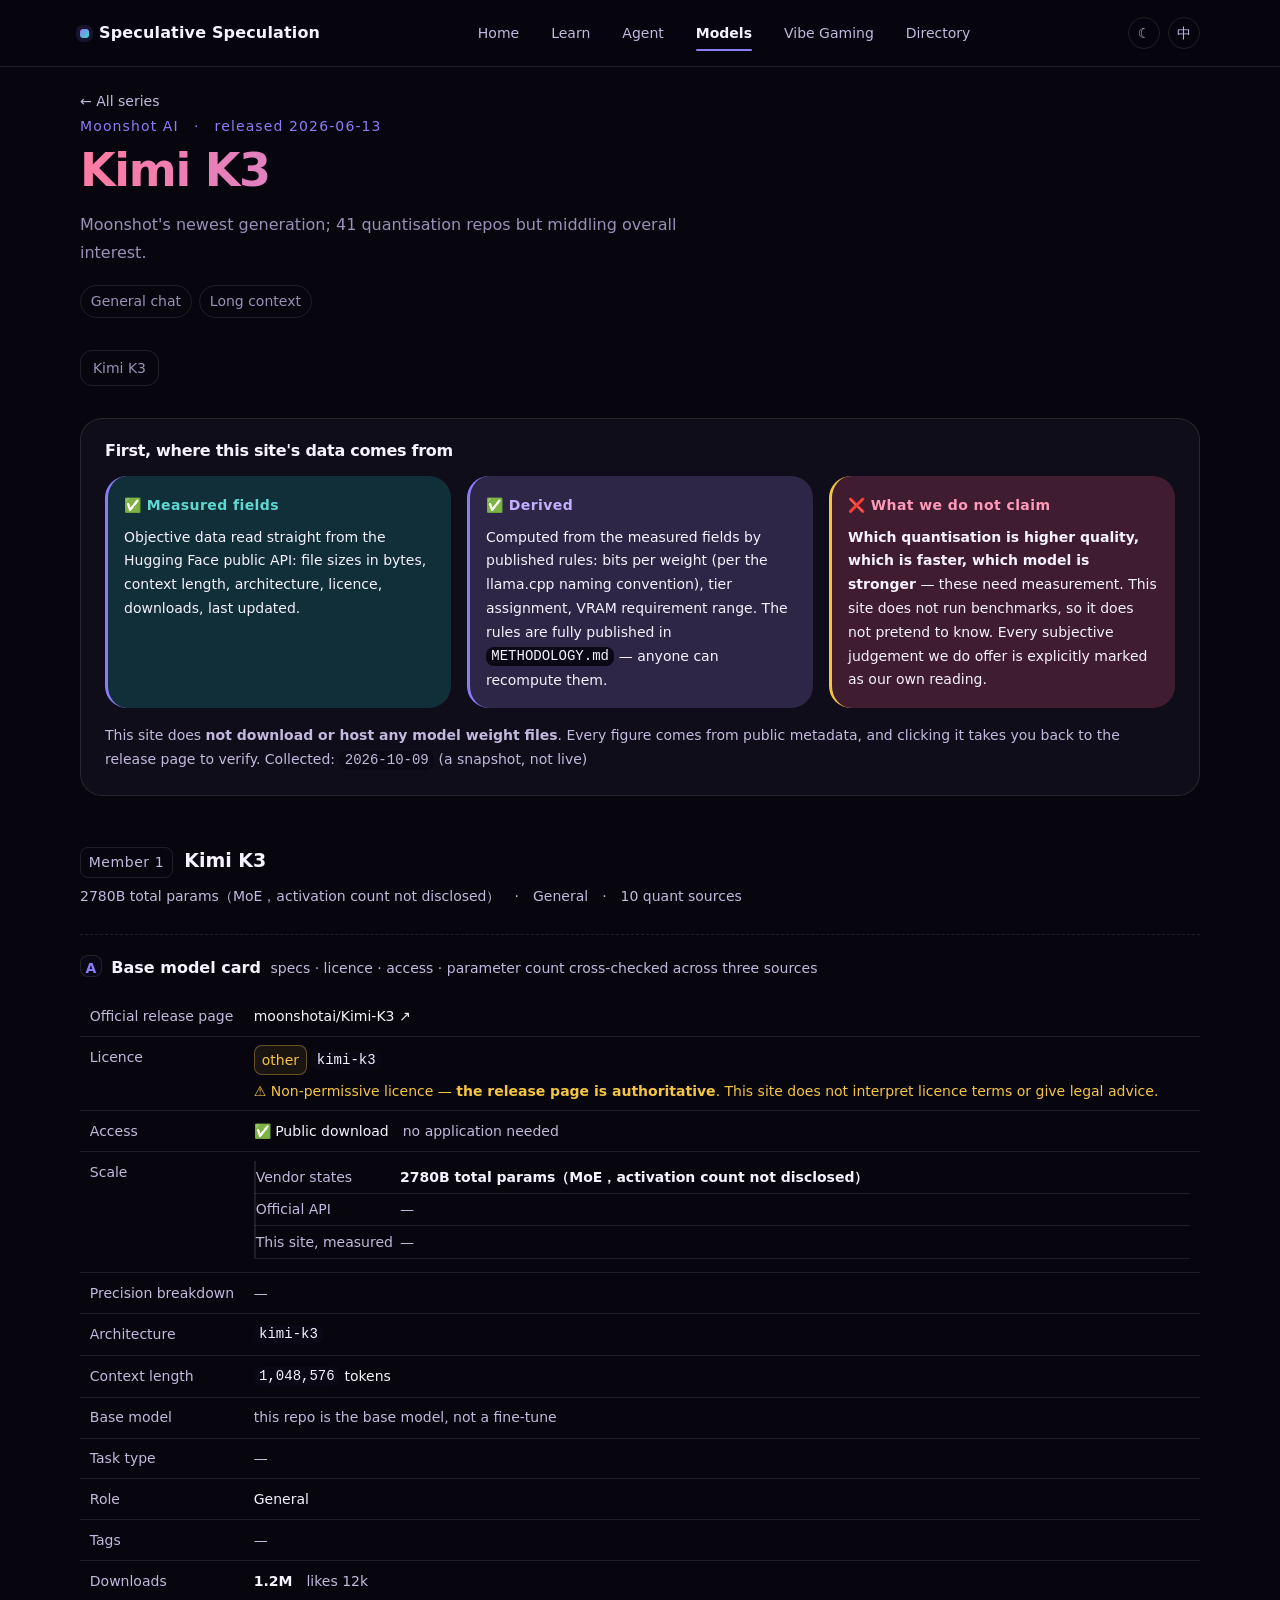
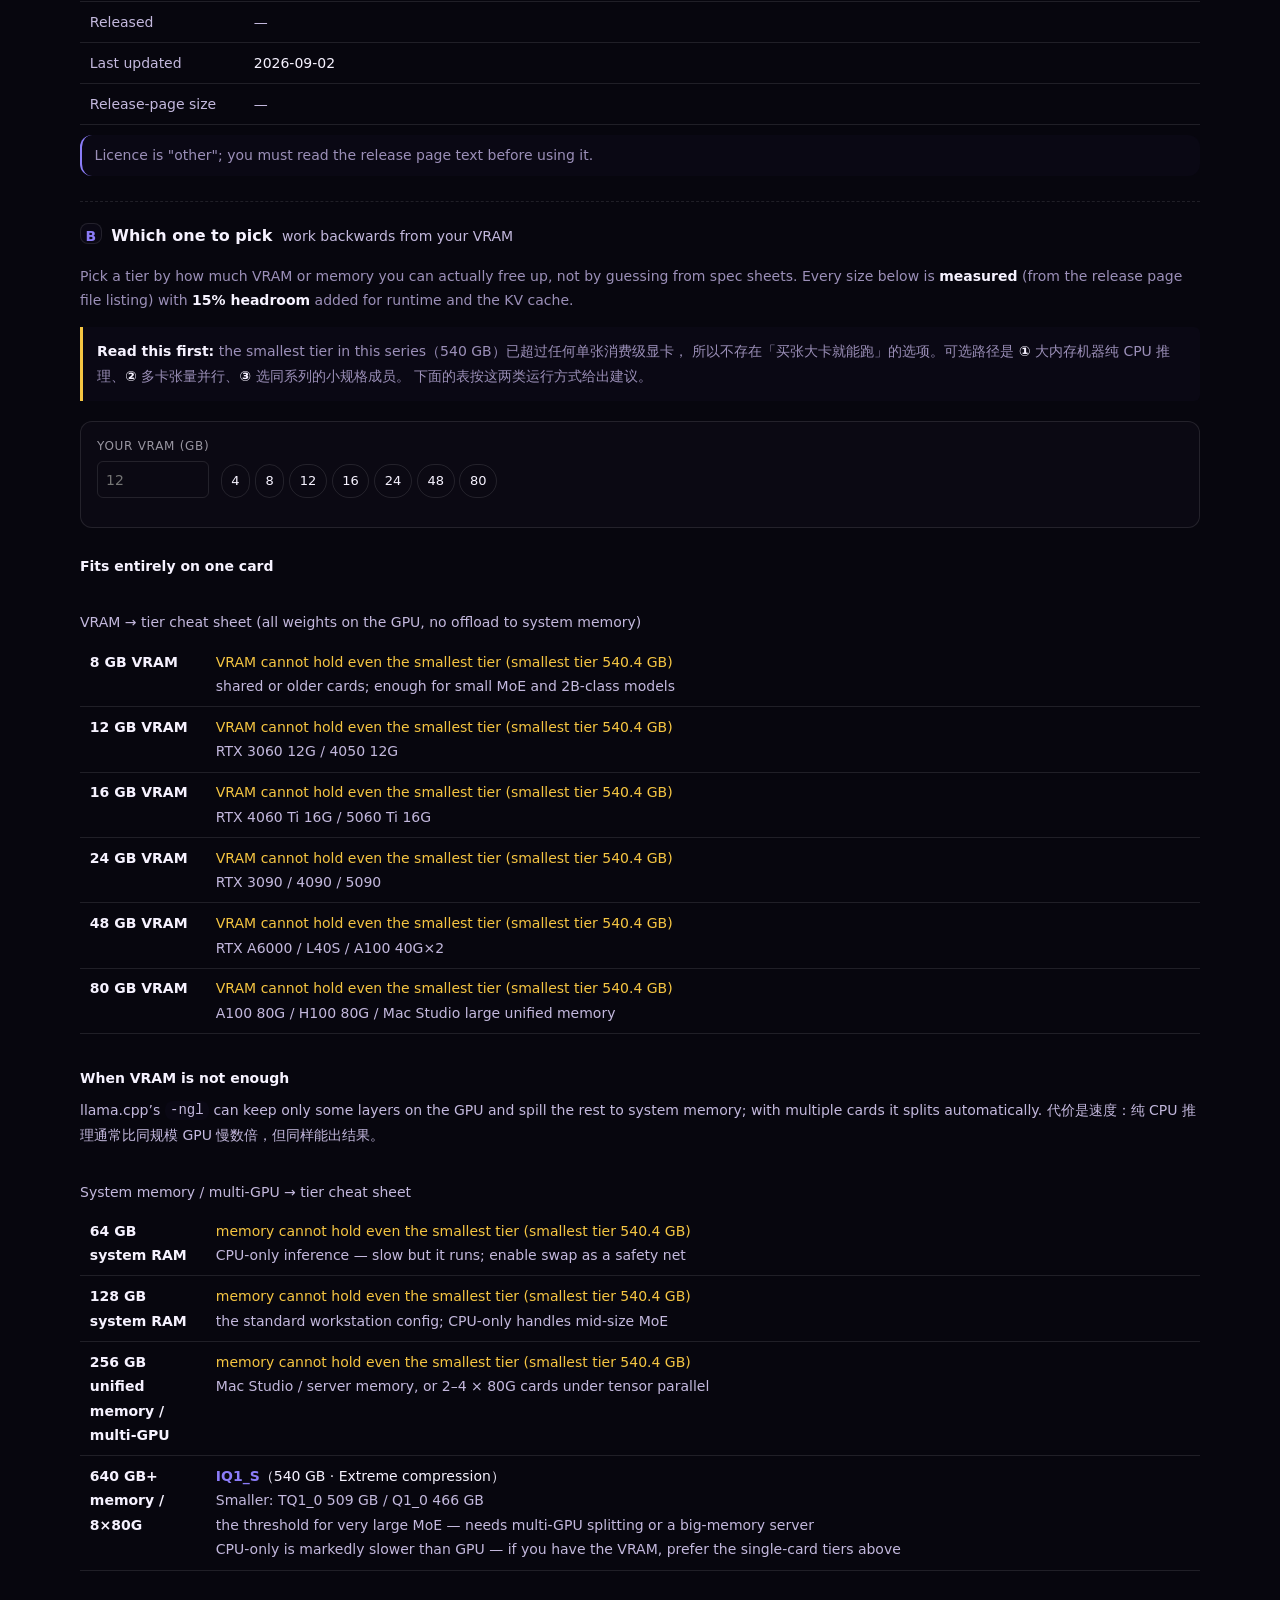
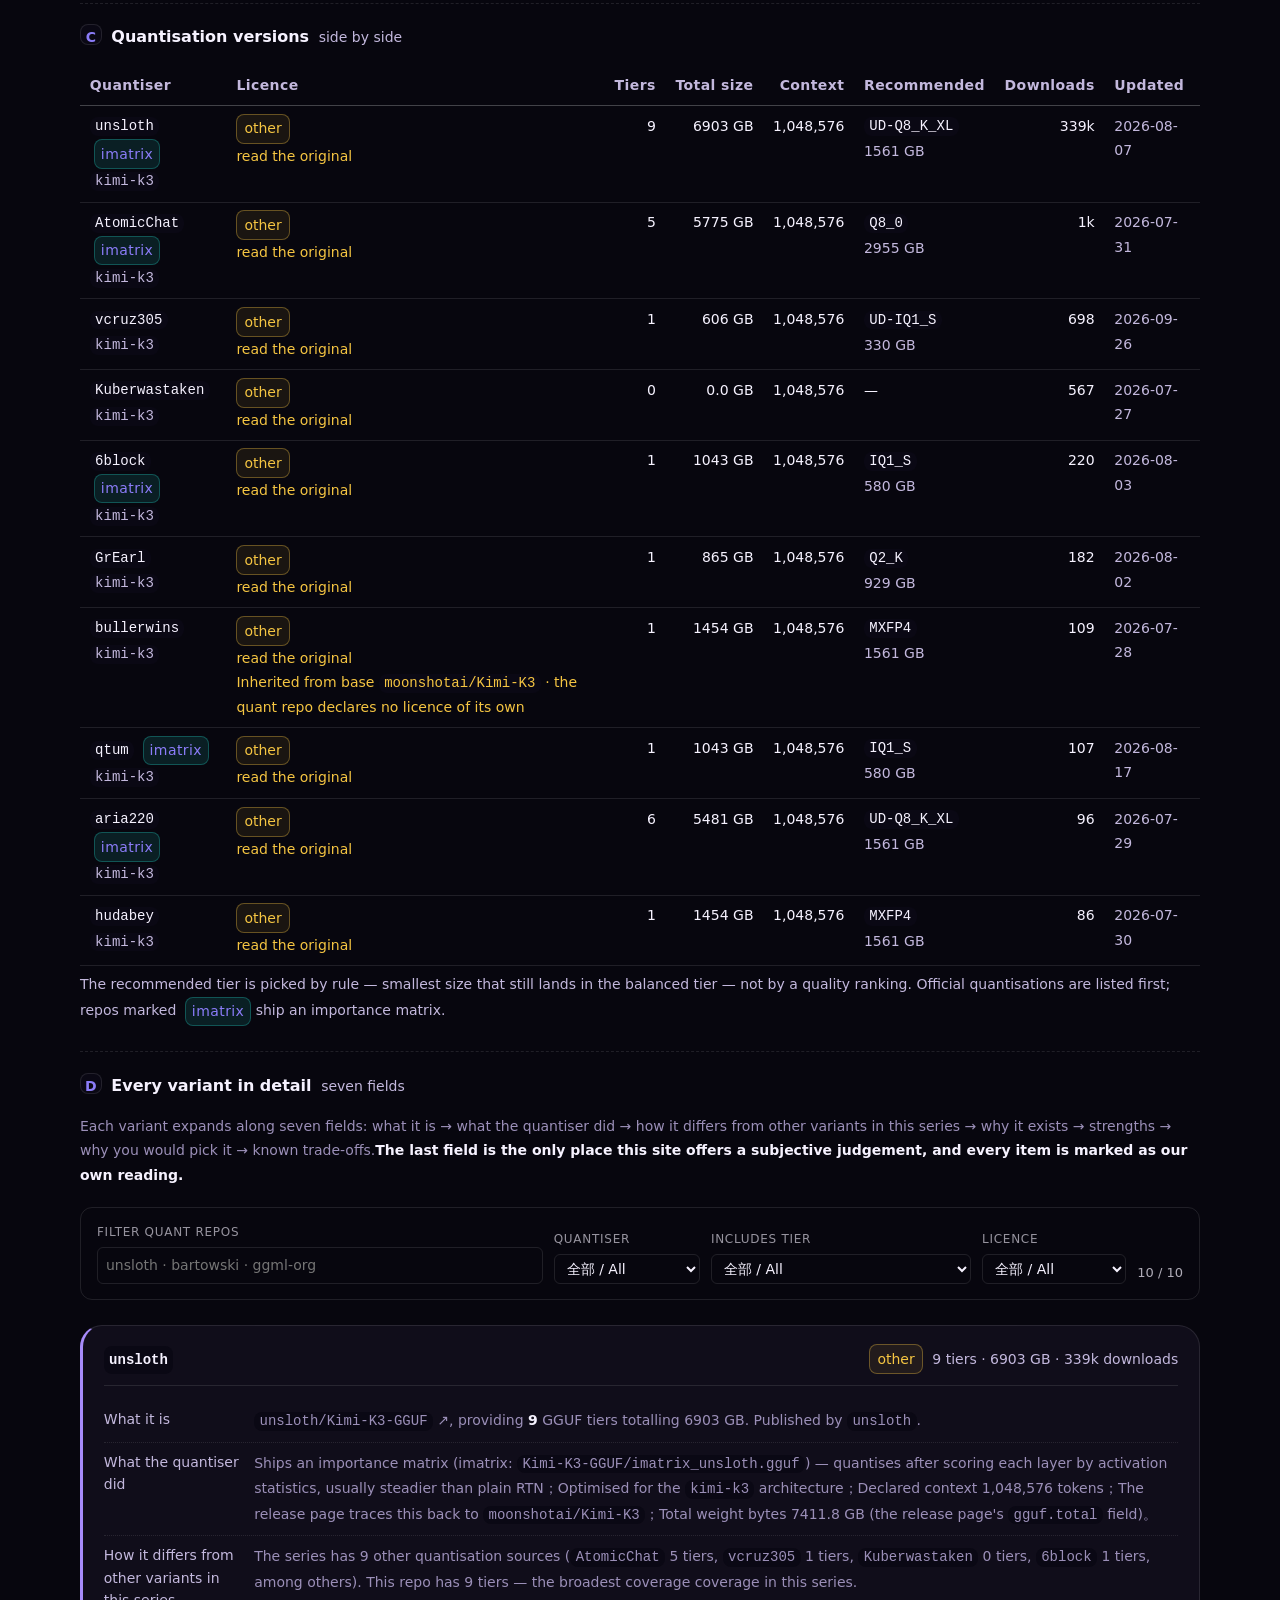
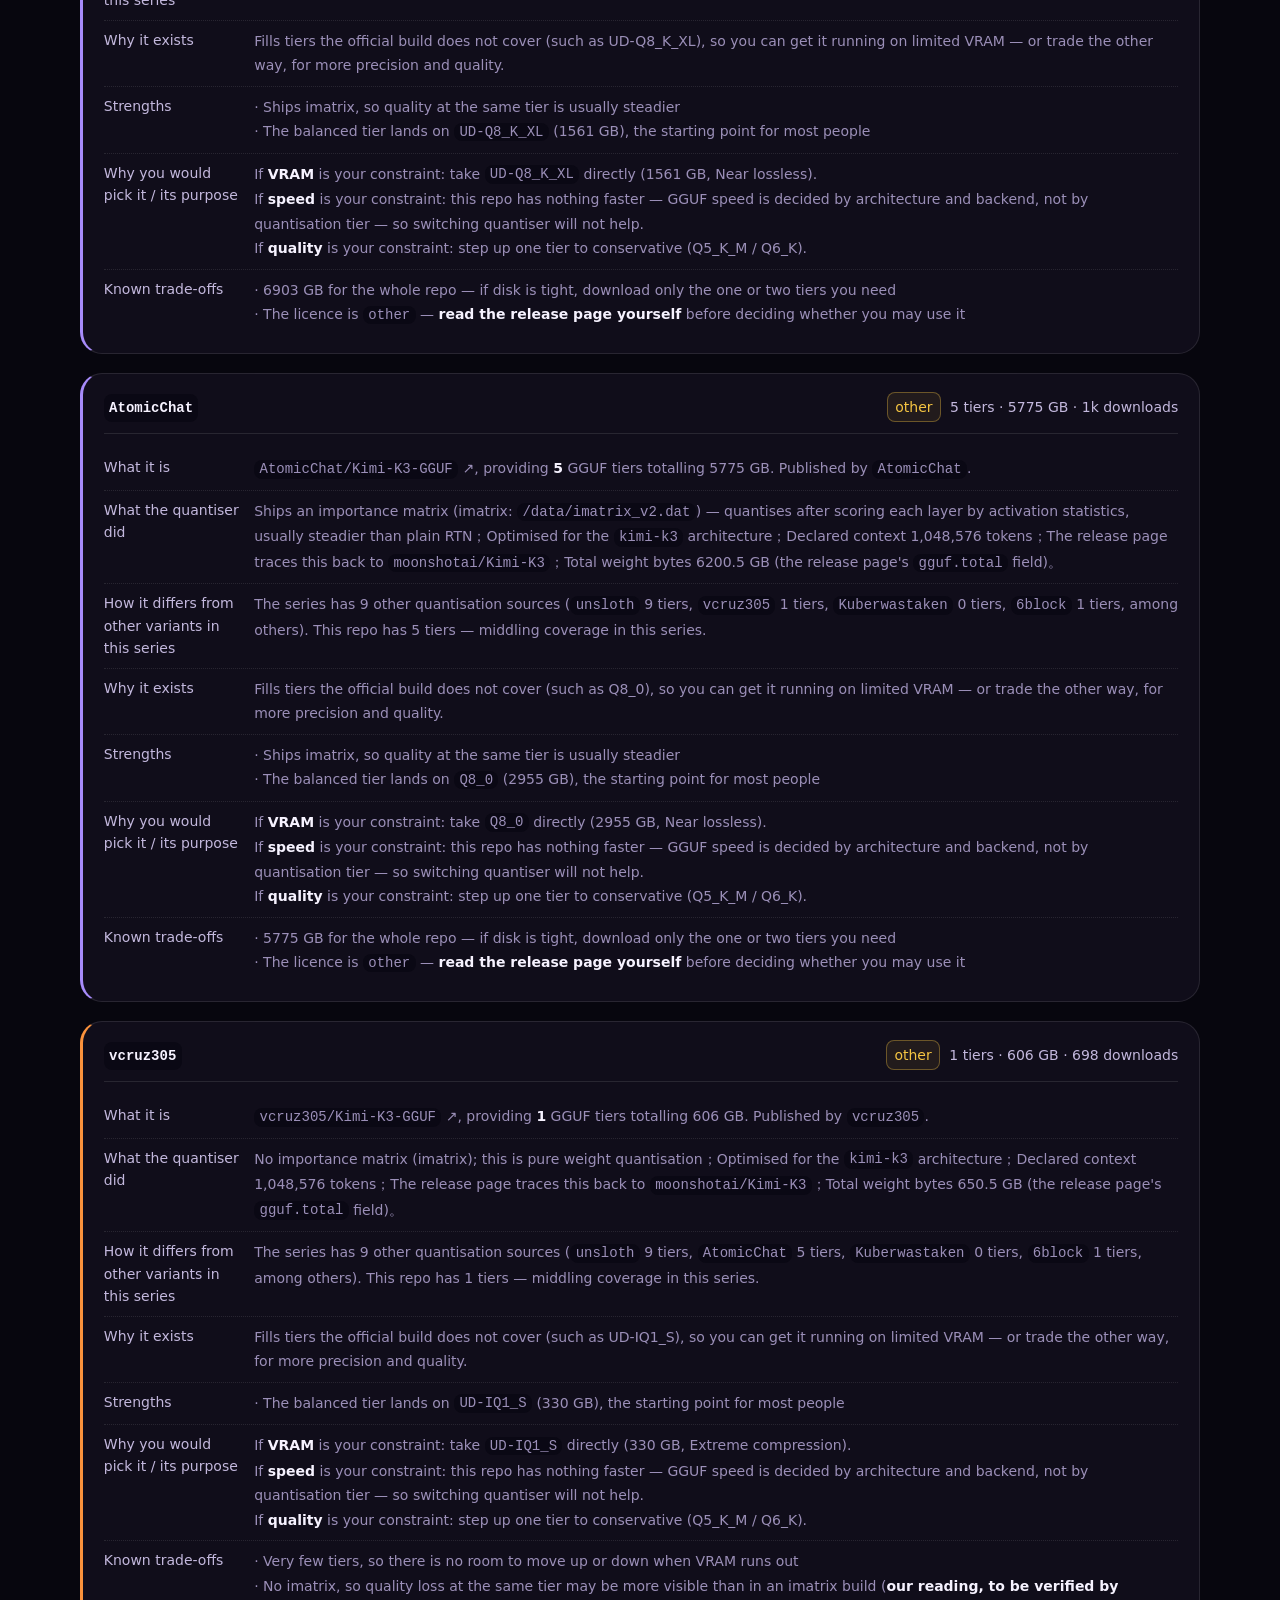
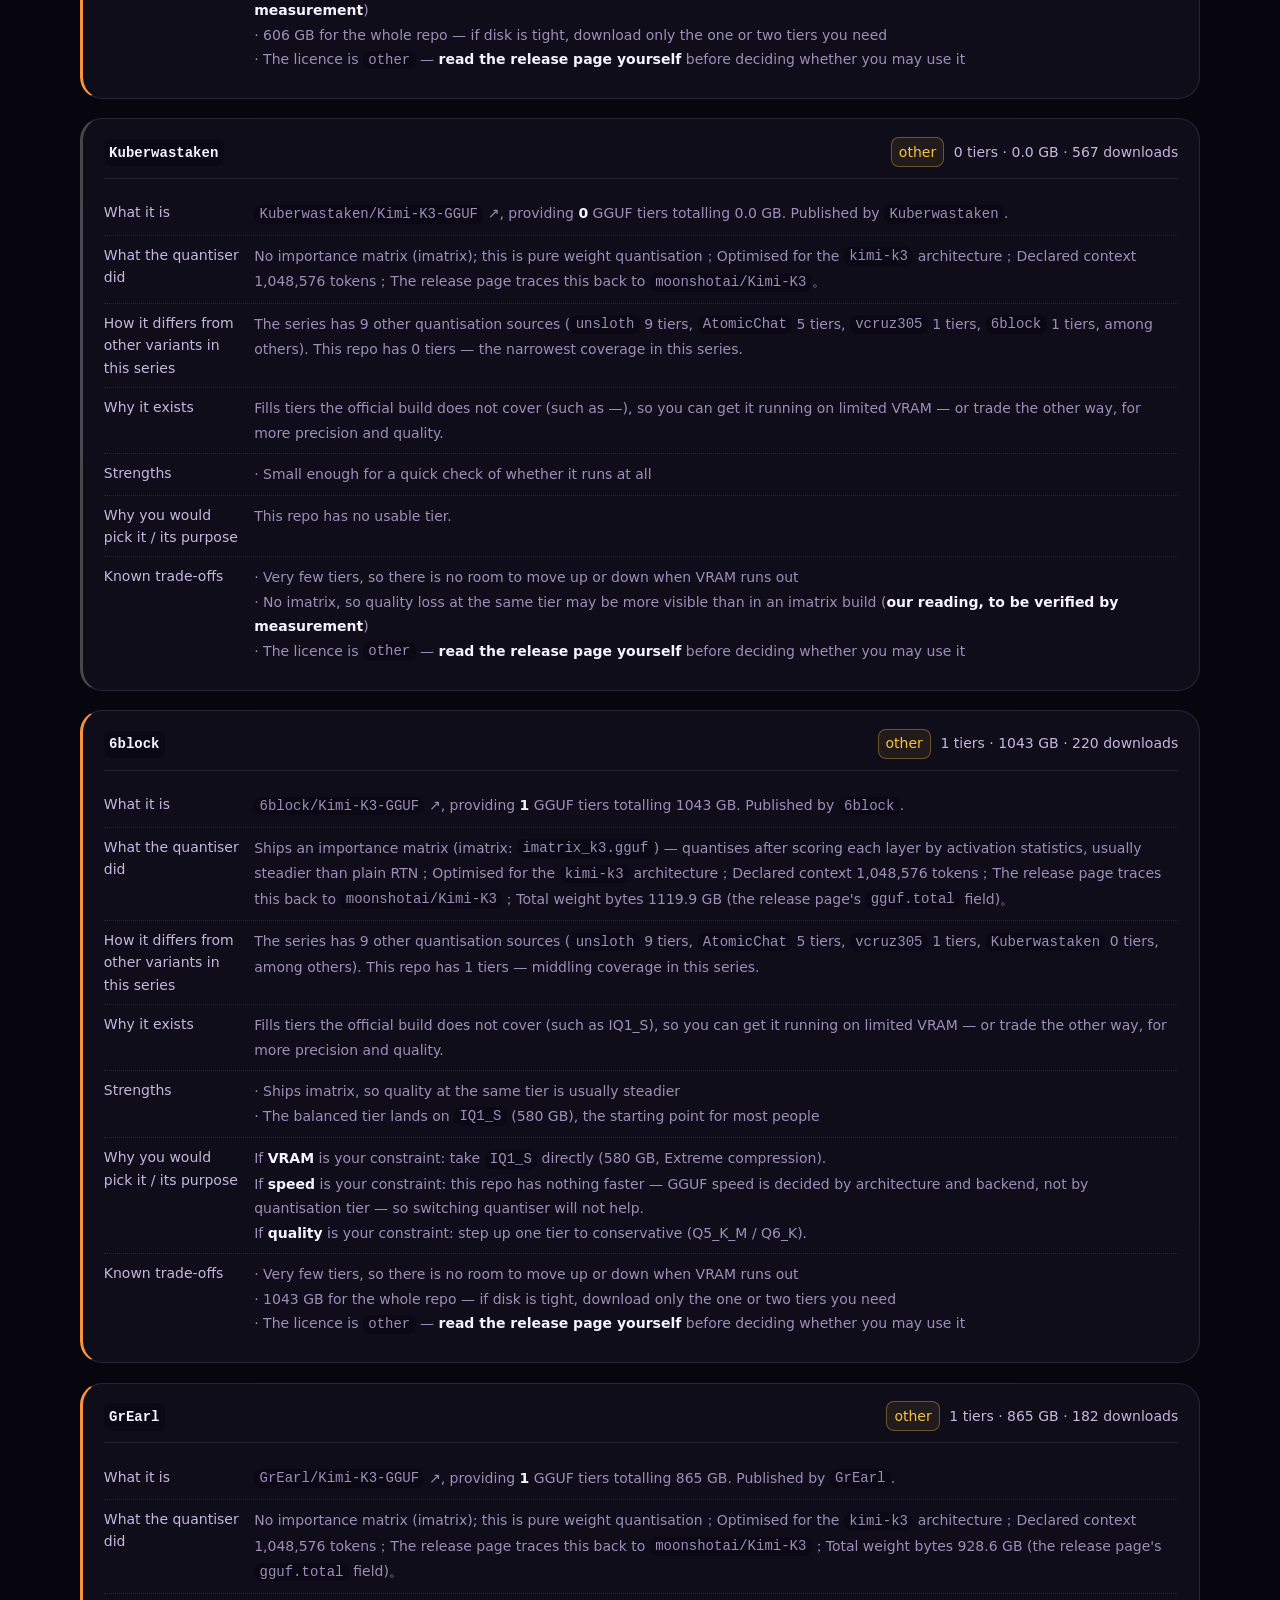
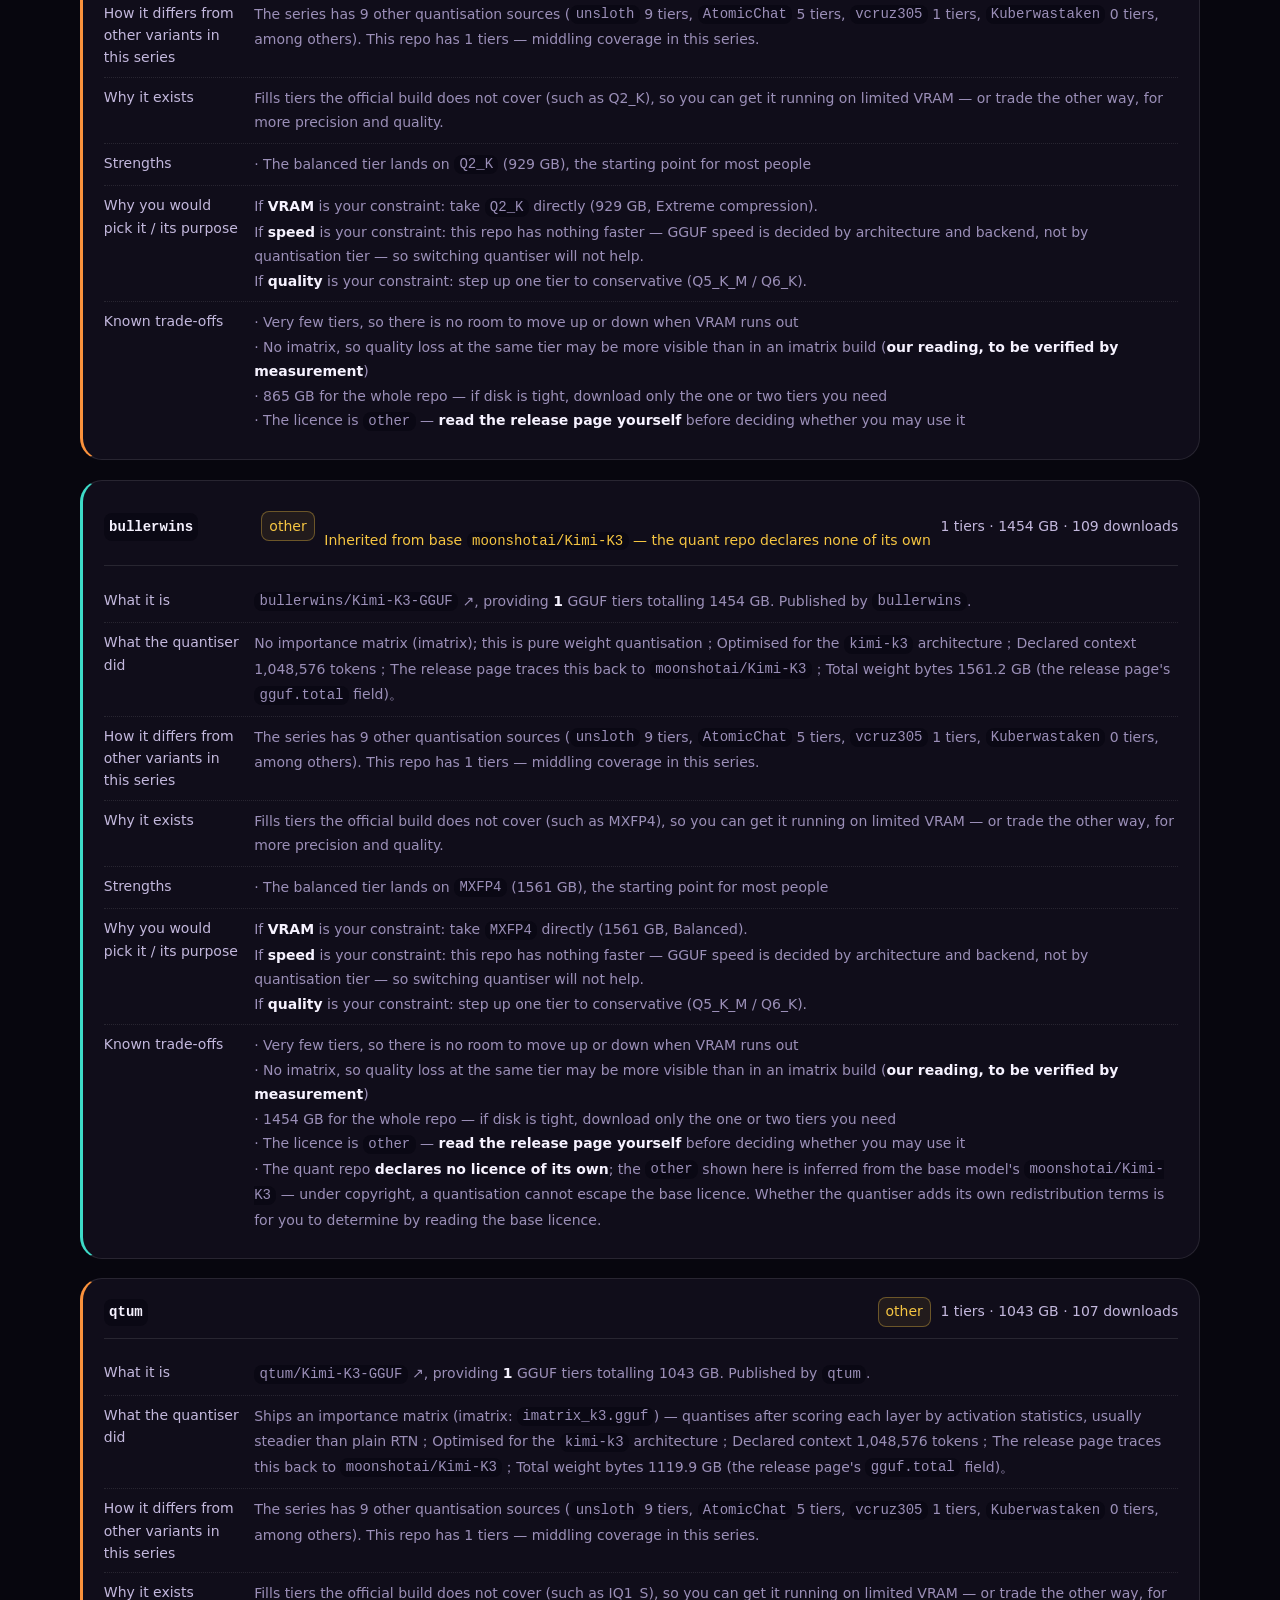
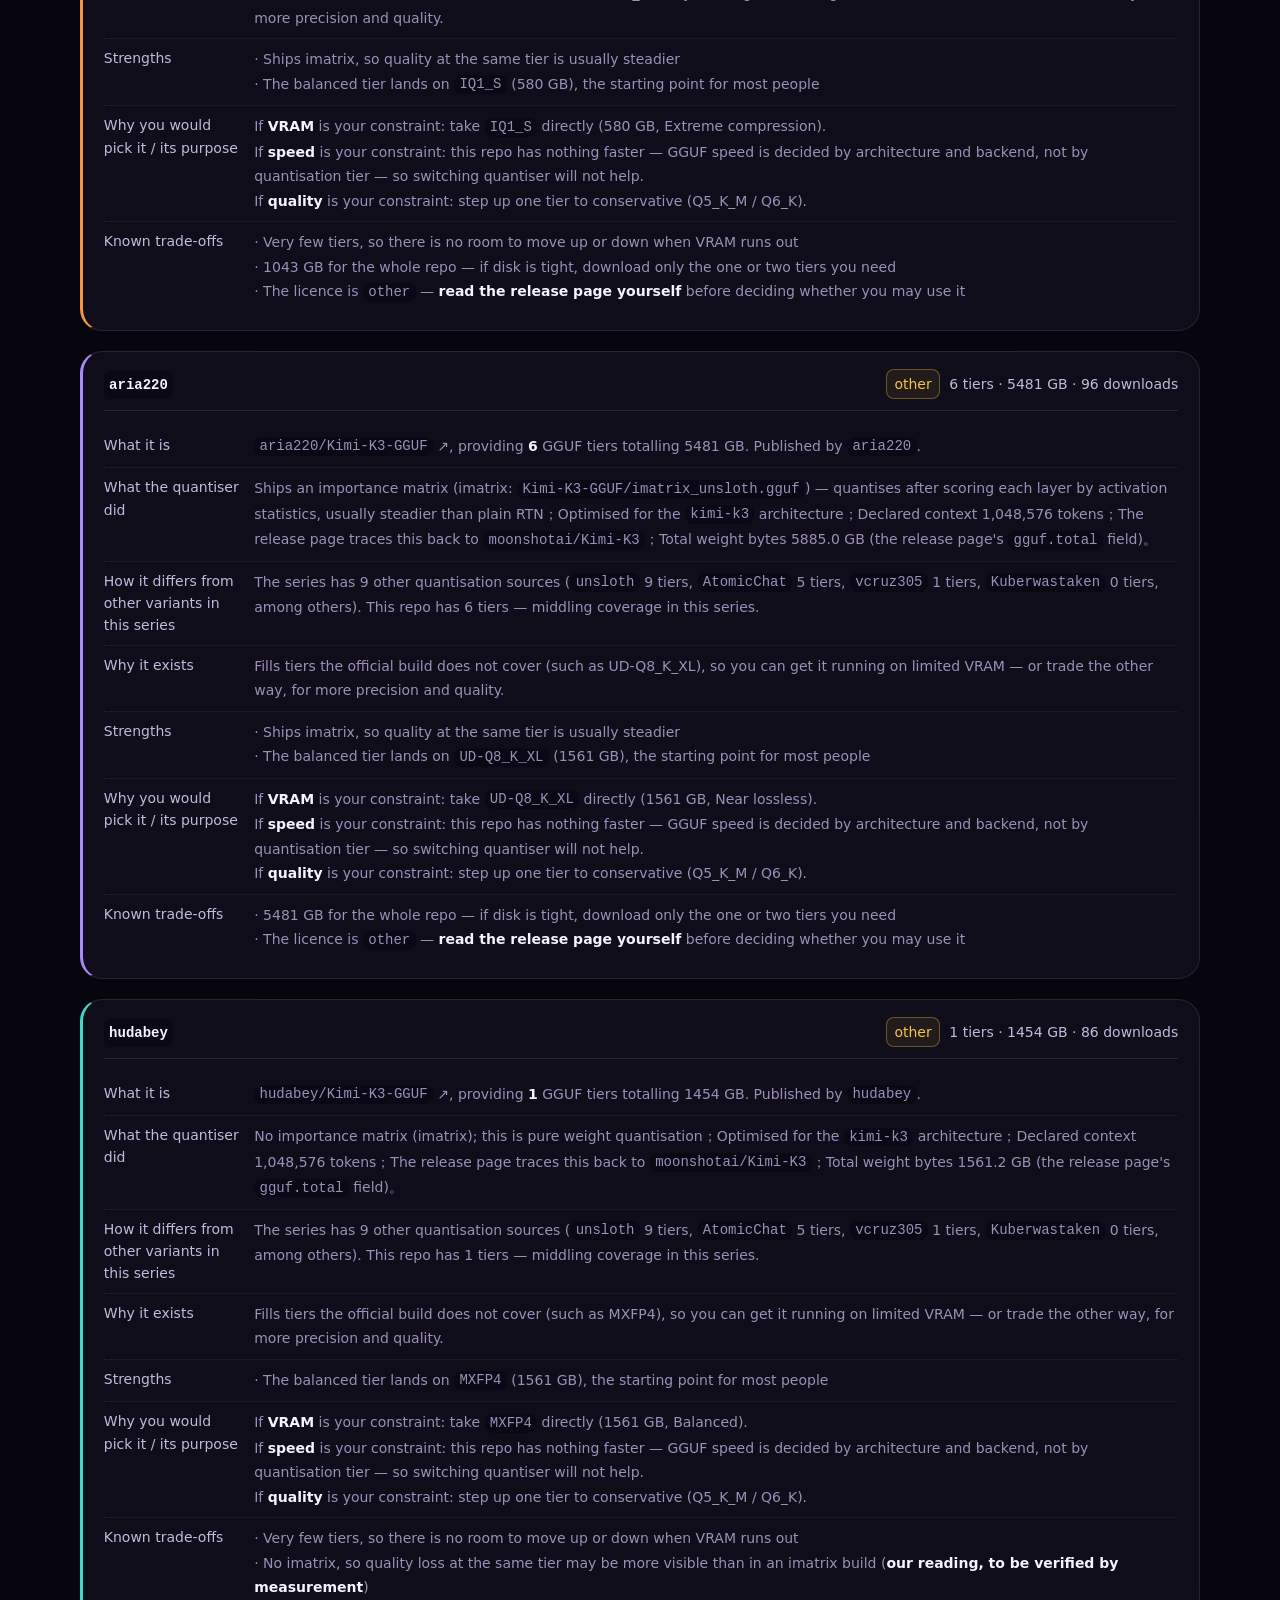
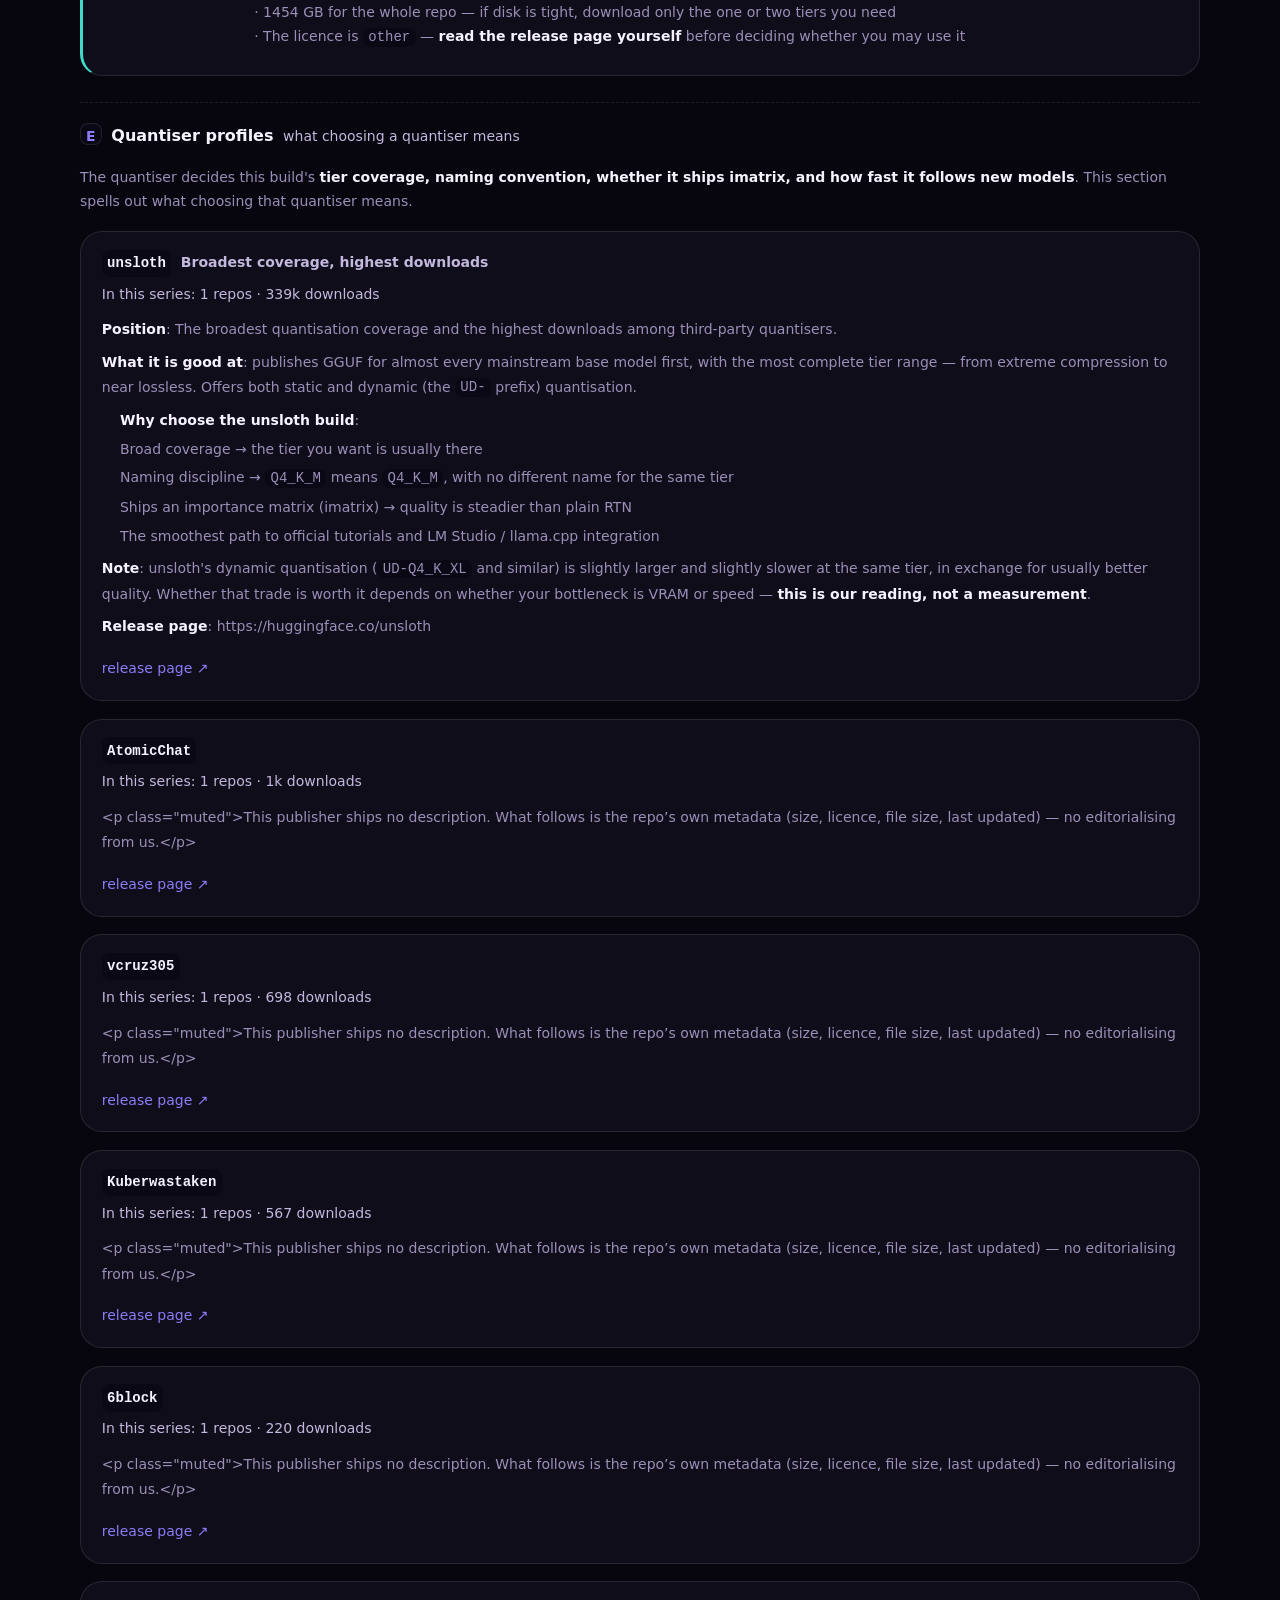
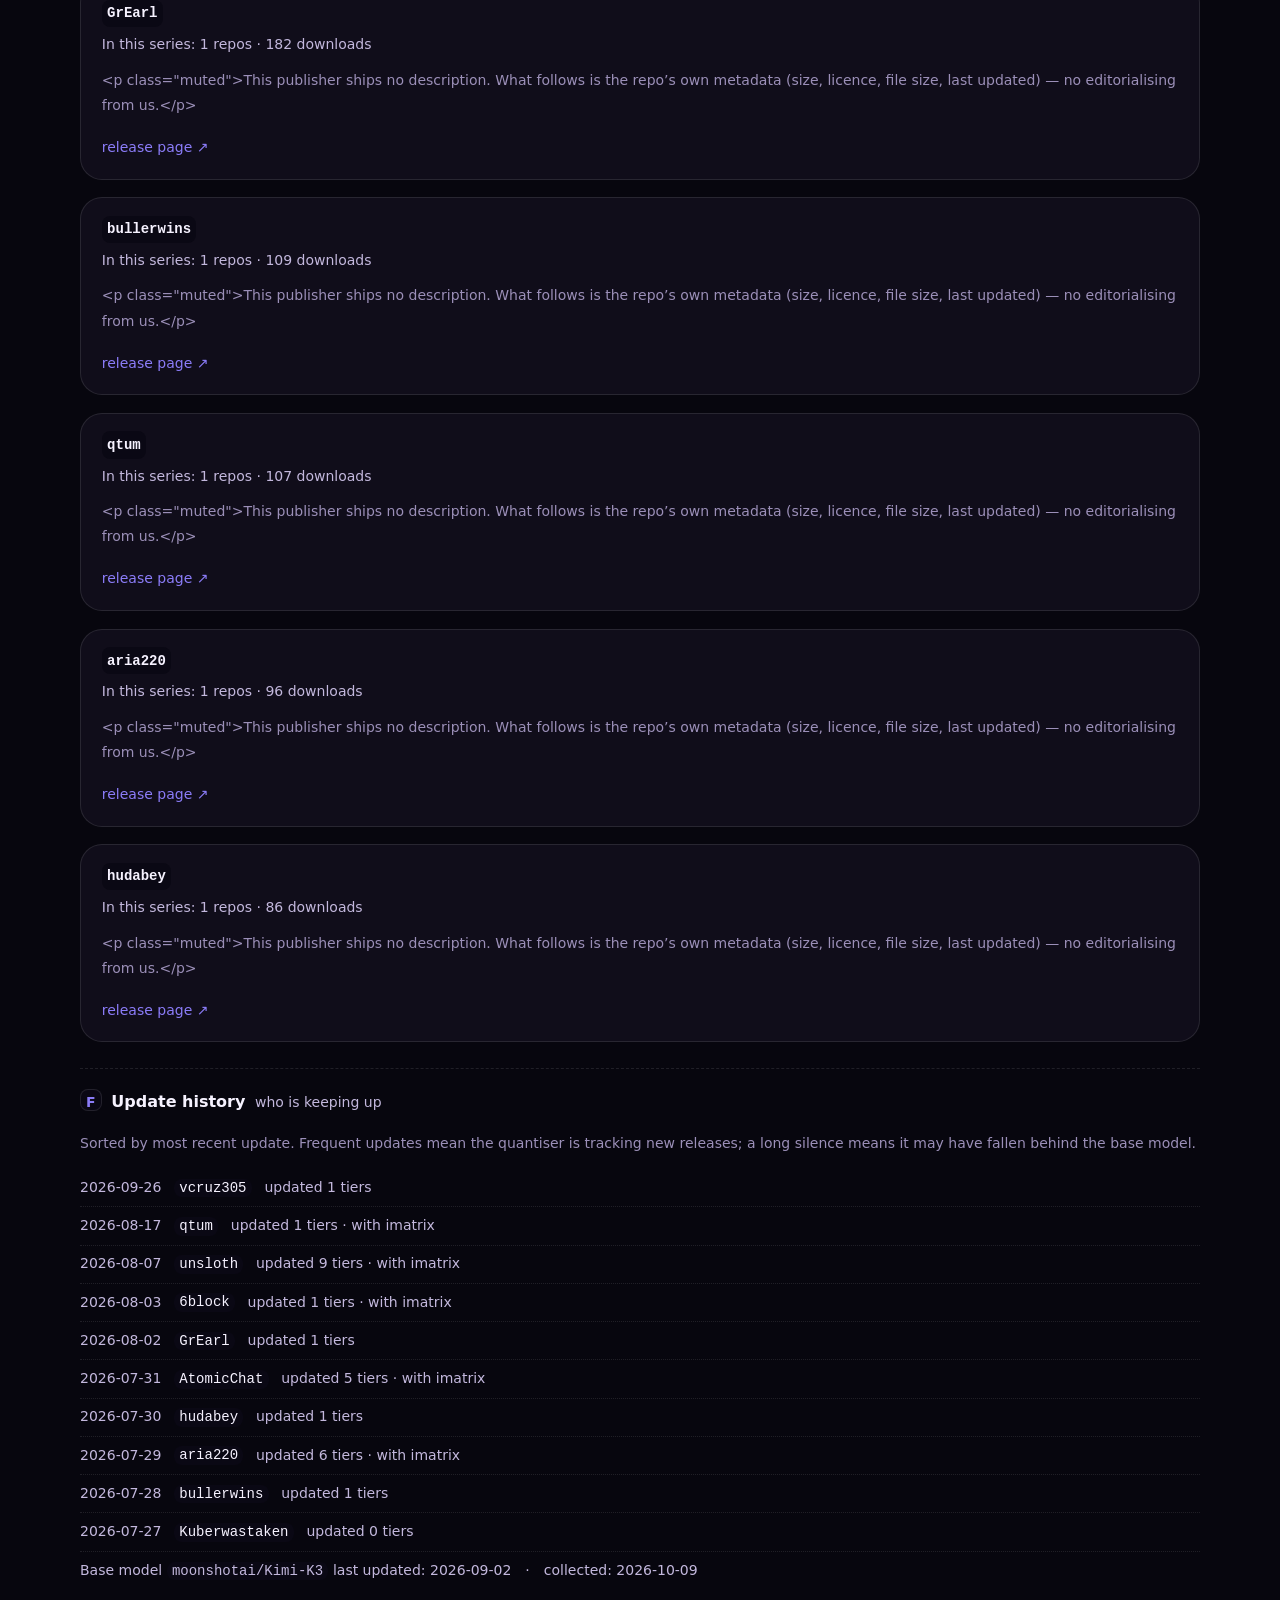
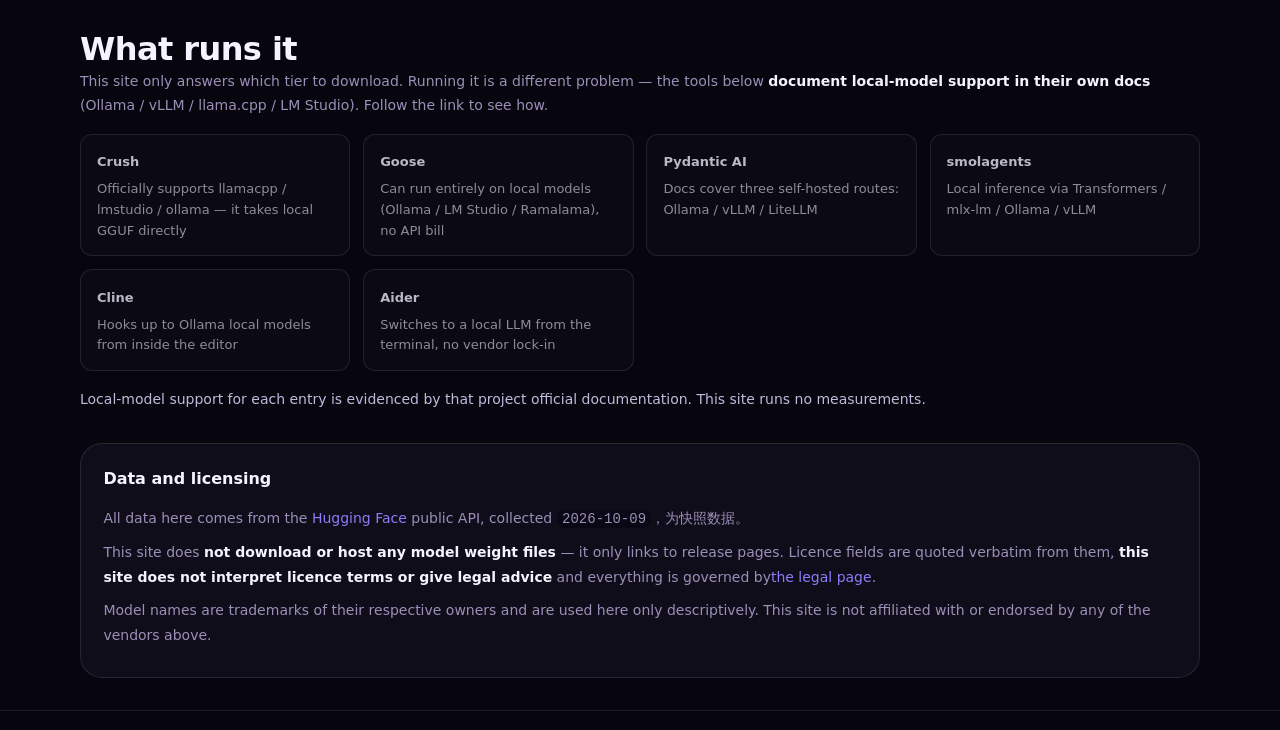
<file: site/series/kimi-k3/index.html>
<!DOCTYPE html>
<html lang="zh-CN">
<head>
  <meta charset="UTF-8" />
  <meta name="viewport" content="width=device-width, initial-scale=1.0" />
  <title>Kimi K3 量化版 · 本地部署</title>
  <meta name="description" content="Kimi K3（月之暗面）的第三方 GGUF 量化版本对比：1 个规格、10 个量化来源，含实测文件体积、许可、上下文长度与选档建议。" />
  <link rel="canonical" href="https://models.specul.com/series/kimi-k3/" />
  <meta property="og:type" content="website" />
  <meta property="og:site_name" content="Kimi K3 量化版 · 本地部署" />
  <meta property="og:url" content="https://models.specul.com/series/kimi-k3/" />
  <meta property="og:title" content="Kimi K3 量化版 · 本地部署" />
  <meta property="og:description" content="Kimi K3（月之暗面）的第三方 GGUF 量化版本对比：1 个规格、10 个量化来源，含实测文件体积、许可、上下文长度与选档建议。" />
  <meta name="theme-color" content="#16121f" />
  <link rel="icon" type="image/svg+xml" href="data:image/svg+xml,%3Csvg xmlns='http://www.w3.org/2000/svg' viewBox='0 0 48 48'%3E%3Cdefs%3E%3ClinearGradient id='g' x1='0' y1='0' x2='1' y2='1'%3E%3Cstop offset='0' stop-color='%238b7cf8'/%3E%3Cstop offset='1' stop-color='%2322d3c5'/%3E%3C/linearGradient%3E%3C/defs%3E%3Crect width='48' height='48' rx='12' fill='%2305080f'/%3E%3Cpath d='M14 32 L24 12 L34 32' fill='none' stroke='url(%23g)' stroke-width='2.4' stroke-linejoin='round'/%3E%3Ccircle cx='24' cy='27' r='2.4' fill='%2322d3c5'/%3E%3C/svg%3E" />
  <link rel="stylesheet" href="../../brand.css" />
  <link rel="stylesheet" href="../../site.css" />
  <script type="application/ld+json">{"@context":"https://schema.org","@type":"Dataset","name":"Kimi K3 GGUF 量化版本索引","description":"月之暗面当前最新一代，41 家量化仓但整体热度中等。","url":"https://models.specul.com/series/kimi-k3/","isAccessibleForFree":true,"license":"https://creativecommons.org/publicdomain/zero/1.0/","temporalCoverage":"2026-10-09"}</script>
</head>
<!-- B6（2026-10-09）：--accent 原先在这里被**内联到 body 上**（style="--accent:X"），
     同时头部又写了 :root{--accent:X} —— 两处同一份值，冗余。
     而内联样式会**赢过任何选择器**，于是主题级覆盖（html[data-theme="light"]{--accent:…}）
     完全无效：vg 的引擎名在亮色主题下一直是 1.62:1 的金色，就是因为这条内联。
     现在只保留头部那一处 —— 单一真相源，且可被主题覆盖。
     ⚠ 这段注释里**不能出现反引号**：它在模板字符串内部，反引号会提前结束模板
     （写这段时踩了第 4 次；pitfalls 里早有记录）。 -->
<body class="brand-ambient has-tabbar">
  <a class="t-skip" href="#main"><span data-zh>跳到主要内容</span><span data-en>Skip to main content</span></a>
  <header class="site-header">
    <div class="container site-bar">
      <a class="brand" href="https://specul.com/" title="投机取巧">
        <span class="brand-dot" aria-hidden="true"></span>
        <span class="brand-text">
          <span class="brand-name" id="markName" data-zh-name="投机取巧" data-en-name="Speculative Speculation">投机取巧</span>
          <span class="brand-sub" id="markSub" data-zh-sub="Speculative Speculation" data-en-sub="">Speculative Speculation</span>
        </span>
      </a>
      <nav class="nav-links" aria-label="站点导航">
        <a href="https://specul.com/"><span data-zh>首页</span><span data-en>Home</span></a>
        <a href="https://learn.specul.com/"><span data-zh>学 AI</span><span data-en>Learn</span></a>
        <a href="https://agent.specul.com/"><span data-zh>Agent</span><span data-en>Agent</span></a>
        <a href="https://models.specul.com/" aria-current="page"><span data-zh>本地模型</span><span data-en>Models</span></a>
        <a href="https://vg.specul.com/"><span data-zh>AI 做游戏</span><span data-en>Vibe Gaming</span></a>
        <a href="https://nav.specul.com/"><span data-zh>导航</span><span data-en>Directory</span></a>
      </nav>
      <!-- 2026-10-10：.nav-tools 从 nav 元素**内部**移到外面，与 .nav-links 平级。
           放里面时窄屏下它会跟着链接一起换行：链接占满整行 → 按钮被挤到第三条
           （实测顶栏 134px、按钮组孤零零一行）。移出来后它与品牌同行，
           链接独占第二行居中 —— 这才是下面注释里方案 B 想要的样子。 -->
      <span class="nav-tools">
        <button class="icon-btn" id="themeBtn" type="button" aria-label="切换明暗主题" title="切换明暗主题">☾</button>
        <button class="icon-btn" id="langBtn" type="button" aria-label="Switch language" title="Switch language">EN</button>
      </span>
      <!-- B6（2026-10-09）：窄屏（≤900px）下 .nav-links 会隐藏，这个汉堡是替代入口。
           行为在共享 brand.js 里（一处实现、六站共用），样式在共享 brand.css。
           无脚本时 CSS 不会显示它，而是把 .nav-links 在窄屏放出来 —— 不会出现
           「导航被藏进一个点了没反应的按钮」。 -->
      <button class="nav-burger" type="button" aria-label="打开菜单" aria-expanded="false" aria-controls="navDrawer">
        <i></i><i></i><i></i>
      </button>
    </div>
  </header>
  <div class="nav-scrim"></div>
  <aside class="nav-drawer" id="navDrawer" aria-hidden="true" aria-label="站点导航">
    <div class="nav-drawer-h">
      <span class="brand-name"><span data-zh>投机取巧</span><span data-en>Speculative Speculation</span></span>
      <span class="brand-sub" data-zh-sub="Speculative Speculation" data-en-sub="">Speculative Speculation</span>
      <button class="nav-dclose" type="button" aria-label="关闭">×</button>
    </div>
    <nav class="nav-drawer-list">
      <a href="https://specul.com/"><span><span data-zh>首页</span><span data-en>Home</span></span><span class="ar" aria-hidden="true">→</span></a>
      <a href="https://learn.specul.com/"><span><span data-zh>学 AI</span><span data-en>Learn</span></span><span class="ar" aria-hidden="true">→</span></a>
      <a href="https://agent.specul.com/"><span><span data-zh>Agent</span><span data-en>Agent</span></span><span class="ar" aria-hidden="true">→</span></a>
      <a href="https://models.specul.com/" aria-current="page"><span><span data-zh>本地模型</span><span data-en>Models</span></span><span class="ar" aria-hidden="true">→</span></a>
      <a href="https://vg.specul.com/"><span><span data-zh>AI 做游戏</span><span data-en>Vibe Gaming</span></span><span class="ar" aria-hidden="true">→</span></a>
      <a href="https://nav.specul.com/"><span><span data-zh>导航</span><span data-en>Directory</span></span><span class="ar" aria-hidden="true">→</span></a>
    </nav>
    <div class="nav-drawer-foot">
      <p><span data-zh>6 个站，各管一件事</span><span data-en>Six sites, one job each</span></p>
      <nav><a href="https://specul.com/legal.html"><span data-zh>法律条款</span><span data-en>Legal terms</span></a></nav>
    </div>
  </aside>
  <main id="main">
  <div class="container">
    <nav class="crumbs"><a href="https://models.specul.com/">← <span data-zh>全部系列</span><span data-en>All series</span></a></nav>
    <header class="page-head">
      <p class="eyebrow"><span data-zh>月之暗面</span><span data-en>Moonshot AI</span>　·　<span data-zh>发布于</span><span data-en>released</span> 2026-06-13</p>
      <h1><span data-zh>Kimi K3</span><span data-en>Kimi K3</span></h1>
      <p class="lede"><span data-zh>月之暗面当前最新一代，41 家量化仓但整体热度中等。</span><span data-en>Moonshot&#39;s newest generation; 41 quantisation repos but middling overall interest.</span></p>
      <ul class="pos"><li><span data-zh>通用对话</span><span data-en>General chat</span></li><li><span data-zh>长上下文</span><span data-en>Long context</span></li></ul>
      <nav class="member-nav"><a href="#m0"><span data-zh>Kimi K3</span><span data-en>Kimi K3</span></a></nav>
    </header>
    <section class="trust">
      <h2><span data-zh>先说清楚：这个站的数据怎么来的</span><span data-en>First, where this site's data comes from</span></h2>
      <div class="trust-grid">
        <div class="trust-item t-a">
          <span class="trust-tag">✅ <span data-zh>实测字段</span><span data-en>Measured fields</span></span>
          <p><span data-zh>直接从 Hugging Face 公开 API 读取的客观数据：文件体积（字节）、上下文长度、架构、许可、下载量、更新时间。</span><span data-en>Objective data read straight from the Hugging Face public API: file sizes in bytes, context length, architecture, licence, downloads, last updated.</span></p>
        </div>
        <div class="trust-item t-b">
          <span class="trust-tag">✅ <span data-zh>推导</span><span data-en>Derived</span></span>
          <p><span data-zh>由实测字段按公开规则算出：每权重比特数（依 llama.cpp 命名标准）、档位归属、显存需求区间。推导规则在</span><span data-en>Computed from the measured fields by published rules: bits per weight (per the llama.cpp naming convention), tier assignment, VRAM requirement range. The rules are fully published in</span> <code>METHODOLOGY.md</code><span data-zh> 完整公开，任何人可复算。</span><span data-en> — anyone can recompute them.</span></p>
        </div>
        <div class="trust-item t-c">
          <span class="trust-tag">❌ <span data-zh>我们不说的</span><span data-en>What we do not claim</span></span>
          <p><span data-zh><b>哪个量化质量更高、哪个更快、哪个模型更强</b>——这些需要实测，本站不跑 benchmark，所以不装作知道。凡我们给出的主观判断，一律显式标注「我们的口径」。</span><span data-en><b>Which quantisation is higher quality, which is faster, which model is stronger</b> — these need measurement. This site does not run benchmarks, so it does not pretend to know. Every subjective judgement we do offer is explicitly marked as our own reading.</span></p>
        </div>
      </div>
      <p class="trust-foot">
        <span data-zh>本站</span><span data-en>This site does</span> <b><span data-zh>不下载、不托管任何模型权重文件</span><span data-en>not download or host any model weight files</span></b><span data-zh>。所有数字都来自公开元数据，点击即可回到发布页核对。</span><span data-en>. Every figure comes from public metadata, and clicking it takes you back to the release page to verify.</span>
        <span data-zh>采集时间</span><span data-en>Collected</span>: <code>2026-10-09</code><span data-zh>（数据快照，非实时）</span><span data-en> (a snapshot, not live)</span>
      </p>
    </section>
      <section class="member" id="m0">
        <h3><span class="member-idx"><span data-zh>成员</span><span data-en>Member</span> 1</span>Kimi K3</h3>
        <p class="member-meta"><span data-zh>2780B 总参（MoE，激活数未公开）</span><span data-en>2780B total params（MoE，activation count not disclosed）</span>　·　<span data-zh>通用</span><span data-en>General</span>　·　<span data-zh>10 个量化来源</span><span data-en>10 quant sources</span></p>
        <div class="block" id="a0">
          <h4><span class="blk">A</span><span data-zh>基础模型卡</span><span data-en>Base model card</span> <small><span data-zh>规格 · 许可 · 访问门槛 · 参数量三来源交叉核对</span><span data-en>specs · licence · access · parameter count cross-checked across three sources</span></small></h4>
      <table class="kv">
        <tr><th><span data-zh>官方发布页</span><span data-en>Official release page</span></th><td><a href="https://huggingface.co/moonshotai/Kimi-K3" target="_blank" rel="noopener">moonshotai/Kimi-K3 ↗</a><br><span class="muted small"></span></td></tr>
        <tr><th><span data-zh>许可</span><span data-en>Licence</span></th><td><a class="lic lic-tight" href="https://huggingface.co/search?license=other" target="_blank" rel="noopener">other</a> <code>kimi-k3</code><span data-zh><p class="warn-inline">⚠ 非宽松许可，<b>以发布页原文为准</b>。本站不解读许可条款，也不给法律意见。</p></span><span data-en><p class="warn-inline">⚠ Non-permissive licence — <b>the release page is authoritative</b>. This site does not interpret licence terms or give legal advice.</p></span></td></tr>
        <tr><th><span data-zh>访问门槛</span><span data-en>Access</span></th><td><span data-zh>✅ 公开下载　<span class="muted">无需申请</span></span><span data-en>✅ Public download　<span class="muted">no application needed</span></span></td></tr>
        <tr><th><span data-zh>规模</span><span data-en>Scale</span></th><td><table class="kv kv-nested">
        <tbody>
          <tr><th><span data-zh>官网标注</span><span data-en>Vendor states</span></th><td><b><span data-zh>2780B 总参（MoE，激活数未公开）</span><span data-en>2780B total params（MoE，activation count not disclosed）</span></b></td></tr>
          <tr><th><span data-zh>官方 API 申报</span><span data-en>Official API</span></th><td><span class="muted">—</span></td></tr>
          <tr><th><span data-zh>本站实测反推</span><span data-en>This site, measured</span></th><td><span class="muted">—</span></td></tr>
        </tbody>
      </table></td></tr>
        <tr><th><span data-zh>权重精度构成</span><span data-en>Precision breakdown</span></th><td><span class="muted">—</span></td></tr>
        <tr><th><span data-zh>架构</span><span data-en>Architecture</span></th><td><code>kimi-k3</code></td></tr>
        <tr><th><span data-zh>上下文长度</span><span data-en>Context length</span></th><td><code>1,048,576</code> tokens</td></tr>
        <tr><th><span data-zh>基座</span><span data-en>Base model</span></th><td><span data-zh><span class="muted">本仓即基座（不是微调版）</span></span><span data-en><span class="muted">this repo is the base model, not a fine-tune</span></span></td></tr>
        <tr><th><span data-zh>任务类型</span><span data-en>Task type</span></th><td><span class="muted">—</span></td></tr>
        <tr><th><span data-zh>定位</span><span data-en>Role</span></th><td><span data-zh>通用</span><span data-en>General</span></td></tr>
        <tr><th><span data-zh>标签</span><span data-en>Tags</span></th><td><span class="muted">—</span></td></tr>
        <tr><th><span data-zh>官方下载量</span><span data-en>Downloads</span></th><td><b>1.2M</b>　<span class="muted"><span data-zh>点赞</span><span data-en>likes</span> 12k</span></td></tr>
        <tr><th><span data-zh>发布日</span><span data-en>Released</span></th><td><span class="muted">—</span></td></tr>
        <tr><th><span data-zh>最近更新</span><span data-en>Last updated</span></th><td>2026-09-02</td></tr>
        <tr><th><span data-zh>发布页体积</span><span data-en>Release-page size</span></th><td><span class="muted">—</span></td></tr>
      </table>
            <p class="member-note"><span data-zh>许可为 other，须读发布页原文。</span><span data-en>Licence is &quot;other&quot;; you must read the release page text before using it.</span></p>
        </div>
        <div class="block" id="b0">
          <h4><span class="blk">B</span><span data-zh>该选哪个</span><span data-en>Which one to pick</span> <small><span data-zh>按你的显存倒推</span><span data-en>work backwards from your VRAM</span></small></h4>
      <p class="block-lead"><span data-zh>按「你实际能腾出多少显存或内存」选档位，而不是按参数猜。下面每档的体积都是<b>实测值</b>（来自发布页文件列表），<b>加权 15% 余量</b>给运行时与 KV cache。</span><span data-en>Pick a tier by how much VRAM or memory you can actually free up, not by guessing from spec sheets. Every size below is <b>measured</b> (from the release page file listing) with <b>15% headroom</b> added for runtime and the KV cache.</span></p>
      <p class="warn-note"><span data-zh><b>先看这一条：</b>本系列最小档</span><span data-en><b>Read this first:</b> the smallest tier in this series</span>（540 GB）已超过任何单张消费级显卡，
        所以<span class="nowrap">不存在「买张大卡就能跑」的选项</span>。可选路径是
        <b>①</b> 大内存机器纯 CPU 推理、<b>②</b> 多卡张量并行、<b>③</b> 选同系列的小规格成员。
        下面的表按这两类运行方式给出建议。</p>
      <div class="vramtool">
        <div class="vt-row">
          <label class="vt-f"><span class="vt-h"><span data-zh>你的显存（GB）</span><span data-en>Your VRAM (GB)</span></span>
            <input type="number" class="vt-in" min="1" max="1024" step="1" inputmode="numeric" placeholder="12"></label>
          <span class="vt-quick"><button type="button" class="vt-preset" data-gb="4">4</button><button type="button" class="vt-preset" data-gb="8">8</button><button type="button" class="vt-preset" data-gb="12">12</button><button type="button" class="vt-preset" data-gb="16">16</button><button type="button" class="vt-preset" data-gb="24">24</button><button type="button" class="vt-preset" data-gb="48">48</button><button type="button" class="vt-preset" data-gb="80">80</button></span>
        </div>
        <div class="vt-out" aria-live="polite"></div>
        <script type="application/json" class="vt-data">[{"q":"UD-IQ1_S","g":320.33,"t":"极限压缩","u":"https://huggingface.co/vcruz305/Kimi-K3-GGUF","b":"vcruz305","rp":"vcruz305/Kimi-K3-GGUF"},{"q":"Q1_0","g":466.37,"t":"极限压缩","u":"https://huggingface.co/unsloth/Kimi-K3-GGUF","b":"unsloth","rp":"unsloth/Kimi-K3-GGUF"},{"q":"TQ1_0","g":508.91,"t":"极限压缩","u":"https://huggingface.co/unsloth/Kimi-K3-GGUF","b":"unsloth","rp":"unsloth/Kimi-K3-GGUF"},{"q":"IQ1_S","g":540.42,"t":"极限压缩","u":"https://huggingface.co/6block/Kimi-K3-GGUF","b":"6block","rp":"6block/Kimi-K3-GGUF"},{"q":"TQ2_0","g":551.46,"t":"极限压缩","u":"https://huggingface.co/unsloth/Kimi-K3-GGUF","b":"unsloth","rp":"unsloth/Kimi-K3-GGUF"},{"q":"UD-IQ1_M","g":648.87,"t":"极限压缩","u":"https://huggingface.co/unsloth/Kimi-K3-GGUF","b":"unsloth","rp":"unsloth/Kimi-K3-GGUF"},{"q":"IQ1_M","g":689.89,"t":"极限压缩","u":"https://huggingface.co/AtomicChat/Kimi-K3-GGUF","b":"AtomicChat","rp":"AtomicChat/Kimi-K3-GGUF"},{"q":"UD-IQ2_XXS","g":711.07,"t":"极限压缩","u":"https://huggingface.co/unsloth/Kimi-K3-GGUF","b":"unsloth","rp":"unsloth/Kimi-K3-GGUF"},{"q":"IQ2_XXS","g":769.12,"t":"极限压缩","u":"https://huggingface.co/AtomicChat/Kimi-K3-GGUF","b":"AtomicChat","rp":"AtomicChat/Kimi-K3-GGUF"},{"q":"UD-Q2_K_XL","g":861.28,"t":"长上下文优先","u":"https://huggingface.co/unsloth/Kimi-K3-GGUF","b":"unsloth","rp":"unsloth/Kimi-K3-GGUF"},{"q":"Q2_K","g":928.58,"t":"极限压缩","u":"https://huggingface.co/GrEarl/Kimi-K3-GGUF","b":"GrEarl","rp":"GrEarl/Kimi-K3-GGUF"},{"q":"Q3_K_S","g":1196.98,"t":"长上下文优先","u":"https://huggingface.co/AtomicChat/Kimi-K3-GGUF","b":"AtomicChat","rp":"AtomicChat/Kimi-K3-GGUF"},{"q":"UD-Q4_K_XL","g":1508.67,"t":"保守档","u":"https://huggingface.co/unsloth/Kimi-K3-GGUF","b":"unsloth","rp":"unsloth/Kimi-K3-GGUF"},{"q":"UD-Q8_K_XL","g":1561.16,"t":"近似无损","u":"https://huggingface.co/unsloth/Kimi-K3-GGUF","b":"unsloth","rp":"unsloth/Kimi-K3-GGUF"},{"q":"MXFP4","g":1561.16,"t":"平衡档","u":"https://huggingface.co/bullerwins/Kimi-K3-GGUF","b":"bullerwins","rp":"bullerwins/Kimi-K3-GGUF"},{"q":"Q8_0","g":2954.99,"t":"近似无损","u":"https://huggingface.co/AtomicChat/Kimi-K3-GGUF","b":"AtomicChat","rp":"AtomicChat/Kimi-K3-GGUF"}]</script>
      </div>
      <h3 class="budget-h"><span data-zh>单卡全量装得下</span><span data-en>Fits entirely on one card</span></h3>
      <table class="budget">
        <caption><span data-zh>显存 → 档位速查（权重全部放显存，不卸载到系统内存）</span><span data-en>VRAM → tier cheat sheet (all weights on the GPU, no offload to system memory)</span></caption>
        <tbody>
        <tr><th><span data-zh>8 GB 显存</span><span data-en>8 GB VRAM</span></th><td class="no-fit"><span data-zh>显存装不下最小档</span><span data-en>VRAM cannot hold even the smallest tier</span><span data-zh>（最小 540.4 GB）</span><span data-en> (smallest tier 540.4 GB)</span><br><span class="muted"><span data-zh>共享显卡 / 老卡，够跑小MoE 与 2B 级</span><span data-en>shared or older cards; enough for small MoE and 2B-class models</span></span></td></tr>
        <tr><th><span data-zh>12 GB 显存</span><span data-en>12 GB VRAM</span></th><td class="no-fit"><span data-zh>显存装不下最小档</span><span data-en>VRAM cannot hold even the smallest tier</span><span data-zh>（最小 540.4 GB）</span><span data-en> (smallest tier 540.4 GB)</span><br><span class="muted"><span data-zh>RTX 3060 12G / 4050 12G</span><span data-en>RTX 3060 12G / 4050 12G</span></span></td></tr>
        <tr><th><span data-zh>16 GB 显存</span><span data-en>16 GB VRAM</span></th><td class="no-fit"><span data-zh>显存装不下最小档</span><span data-en>VRAM cannot hold even the smallest tier</span><span data-zh>（最小 540.4 GB）</span><span data-en> (smallest tier 540.4 GB)</span><br><span class="muted"><span data-zh>RTX 4060 Ti 16G / 5060 Ti 16G</span><span data-en>RTX 4060 Ti 16G / 5060 Ti 16G</span></span></td></tr>
        <tr><th><span data-zh>24 GB 显存</span><span data-en>24 GB VRAM</span></th><td class="no-fit"><span data-zh>显存装不下最小档</span><span data-en>VRAM cannot hold even the smallest tier</span><span data-zh>（最小 540.4 GB）</span><span data-en> (smallest tier 540.4 GB)</span><br><span class="muted"><span data-zh>RTX 3090 / 4090 / 5090</span><span data-en>RTX 3090 / 4090 / 5090</span></span></td></tr>
        <tr><th><span data-zh>48 GB 显存</span><span data-en>48 GB VRAM</span></th><td class="no-fit"><span data-zh>显存装不下最小档</span><span data-en>VRAM cannot hold even the smallest tier</span><span data-zh>（最小 540.4 GB）</span><span data-en> (smallest tier 540.4 GB)</span><br><span class="muted"><span data-zh>RTX A6000 / L40S / A100 40G×2</span><span data-en>RTX A6000 / L40S / A100 40G×2</span></span></td></tr>
        <tr><th><span data-zh>80 GB 显存</span><span data-en>80 GB VRAM</span></th><td class="no-fit"><span data-zh>显存装不下最小档</span><span data-en>VRAM cannot hold even the smallest tier</span><span data-zh>（最小 540.4 GB）</span><span data-en> (smallest tier 540.4 GB)</span><br><span class="muted"><span data-zh>A100 80G / H100 80G / Mac Studio 大统一内存</span><span data-en>A100 80G / H100 80G / Mac Studio large unified memory</span></span></td></tr>
        </tbody>
      </table>
      <h3 class="budget-h"><span data-zh>显存不够时的替代路径</span><span data-en>When VRAM is not enough</span></h3>
      <p class="muted small"><span data-zh>llama.cpp 的</span><span data-en>llama.cpp’s</span> <code>-ngl</code> <span data-zh>可以只把部分层放显存、其余落系统内存；多卡则自动切分。</span><span data-en>can keep only some layers on the GPU and spill the rest to system memory; with multiple cards it splits automatically.</span>
        代价是速度：纯 CPU 推理通常比同规模 GPU 慢数倍，但同样能出结果。</p>
      <table class="budget">
        <caption><span data-zh>系统内存 / 多卡 → 档位速查</span><span data-en>System memory / multi-GPU → tier cheat sheet</span></caption>
        <tbody>
        <tr><th><span data-zh>64 GB 系统内存</span><span data-en>64 GB system RAM</span></th><td class="no-fit"><span data-zh>内存装不下最小档</span><span data-en>memory cannot hold even the smallest tier</span><span data-zh>（最小 540.4 GB）</span><span data-en> (smallest tier 540.4 GB)</span><br><span class="muted"><span data-zh>纯 CPU 推理，速度慢但可跑；建议开swap 兜底</span><span data-en>CPU-only inference — slow but it runs; enable swap as a safety net</span></span></td></tr>
        <tr><th><span data-zh>128 GB 系统内存</span><span data-en>128 GB system RAM</span></th><td class="no-fit"><span data-zh>内存装不下最小档</span><span data-en>memory cannot hold even the smallest tier</span><span data-zh>（最小 540.4 GB）</span><span data-en> (smallest tier 540.4 GB)</span><br><span class="muted"><span data-zh>工作站标准配置，纯 CPU 可跑中等规模 MoE</span><span data-en>the standard workstation config; CPU-only handles mid-size MoE</span></span></td></tr>
        <tr><th><span data-zh>256 GB 统一内存 / 多卡</span><span data-en>256 GB unified memory / multi-GPU</span></th><td class="no-fit"><span data-zh>内存装不下最小档</span><span data-en>memory cannot hold even the smallest tier</span><span data-zh>（最小 540.4 GB）</span><span data-en> (smallest tier 540.4 GB)</span><br><span class="muted"><span data-zh>Mac Studio / 服务器内存，或 2~4 张 80G 卡张量并行</span><span data-en>Mac Studio / server memory, or 2–4 × 80G cards under tensor parallel</span></span></td></tr>
        <tr>
          <th><span data-zh>640 GB+ 内存 / 8×80G</span><span data-en>640 GB+ memory / 8×80G</span></th>
          <td>
            <b>IQ1_S</b>（540 GB · <span data-zh>极限压缩</span><span data-en>Extreme compression</span>）
            <br><span class="muted"><span data-zh>更省：</span><span data-en>Smaller: </span>TQ1_0 509 GB / Q1_0 466 GB</span>
            <br><span class="muted"><span data-zh>超大 MoE 的门槛，需要多卡切分或大内存服务器</span><span data-en>the threshold for very large MoE — needs multi-GPU splitting or a big-memory server</span></span><span data-zh><br><span class="muted small">纯 CPU 会明显慢于 GPU；若显存够，优先用上面的单卡档</span></span><span data-en><br><span class="muted small">CPU-only is markedly slower than GPU — if you have the VRAM, prefer the single-card tiers above</span></span>
          </td>
        </tr>
        </tbody>
      </table>
      <span data-zh><p class="muted small">本系列档位体积跨度 540 GB → 1561 GB。</span><span data-en><p class="muted small">Tier sizes in this series span 540 GB → 1561 GB.</span>
        跨度过大说明同一系列的量化选择空间很宽，这正是量化选型的主要收益所在。</p>
      <details class="all-quants">
        <summary><span data-zh>展开：本系列所有档位的实测体积</span><span data-en>Expand: measured sizes for every tier</span>（16 <span data-zh>档</span><span data-en>tiers</span>）</summary>
        <table class="quant-list">
          <thead><tr><th><span data-zh>量化档</span><span data-en>Quant</span></th><th><span data-zh>最小体积</span><span data-en>Min size</span></th><th><span data-zh>每权重比特</span><span data-en>bpw</span></th><th><span data-zh>档位</span><span data-en>Tier</span></th><th><span data-zh>这档意味着什么</span><span data-en>What this tier means</span></th><th><span data-zh>该档文件数 / 体积跨度</span><span data-en>Files in tier / size range</span></th><th>最小体积来源</th></tr></thead>
          <tbody>
            <tr>
              <td><code>IQ1_S</code></td>
              <td><b>540 GB</b></td>
              <td>1.62<span class="muted"> bpw</span></td>
              <td><span class="tier tier-4"><span data-zh>极限压缩</span><span data-en>Extreme compression</span></span></td>
              <td class="muted small"><span data-zh>能装下就装，质量明显下降</span><span data-en>Fit it in at the cost of visibly lower quality</span></td>
              <td class="muted small">5 <span data-zh>个</span><span data-en></span> · 540 GB~590 GB</td>
              <td class="muted"><a href="https://huggingface.co/6block/Kimi-K3-GGUF" target="_blank" rel="noopener">6block</a></td>
            </tr>
            <tr>
              <td><code>Q1_0</code></td>
              <td><b>466 GB</b></td>
              <td>1.65<span class="muted"> bpw</span></td>
              <td><span class="tier tier-4"><span data-zh>极限压缩</span><span data-en>Extreme compression</span></span></td>
              <td class="muted small"><span data-zh>能装下就装，质量明显下降</span><span data-en>Fit it in at the cost of visibly lower quality</span></td>
              <td class="muted small">1 <span data-zh>个</span><span data-en></span></td>
              <td class="muted"><a href="https://huggingface.co/unsloth/Kimi-K3-GGUF" target="_blank" rel="noopener">unsloth</a></td>
            </tr>
            <tr>
              <td><code>TQ1_0</code></td>
              <td><b>509 GB</b></td>
              <td>1.69<span class="muted"> bpw</span></td>
              <td><span class="tier tier-4"><span data-zh>极限压缩</span><span data-en>Extreme compression</span></span></td>
              <td class="muted small"><span data-zh>能装下就装，质量明显下降</span><span data-en>Fit it in at the cost of visibly lower quality</span></td>
              <td class="muted small">1 <span data-zh>个</span><span data-en></span></td>
              <td class="muted"><a href="https://huggingface.co/unsloth/Kimi-K3-GGUF" target="_blank" rel="noopener">unsloth</a></td>
            </tr>
            <tr>
              <td><code>UD-IQ1_S</code></td>
              <td><b>320 GB</b></td>
              <td>1.70<span class="muted"> bpw</span></td>
              <td><span class="tier tier-4"><span data-zh>极限压缩</span><span data-en>Extreme compression</span></span></td>
              <td class="muted small"><span data-zh>能装下就装，质量明显下降</span><span data-en>Fit it in at the cost of visibly lower quality</span></td>
              <td class="muted small">4 <span data-zh>个</span><span data-en></span> · 320 GB~594 GB</td>
              <td class="muted"><a href="https://huggingface.co/vcruz305/Kimi-K3-GGUF" target="_blank" rel="noopener">vcruz305</a></td>
            </tr>
            <tr>
              <td><code>IQ1_M</code></td>
              <td><b>690 GB</b></td>
              <td>1.90<span class="muted"> bpw</span></td>
              <td><span class="tier tier-4"><span data-zh>极限压缩</span><span data-en>Extreme compression</span></span></td>
              <td class="muted small"><span data-zh>能装下就装，质量明显下降</span><span data-en>Fit it in at the cost of visibly lower quality</span></td>
              <td class="muted small">1 <span data-zh>个</span><span data-en></span></td>
              <td class="muted"><a href="https://huggingface.co/AtomicChat/Kimi-K3-GGUF" target="_blank" rel="noopener">AtomicChat</a></td>
            </tr>
            <tr>
              <td><code>UD-IQ1_M</code></td>
              <td><b>649 GB</b></td>
              <td>1.96<span class="muted"> bpw</span></td>
              <td><span class="tier tier-4"><span data-zh>极限压缩</span><span data-en>Extreme compression</span></span></td>
              <td class="muted small"><span data-zh>能装下就装，质量明显下降</span><span data-en>Fit it in at the cost of visibly lower quality</span></td>
              <td class="muted small">2 <span data-zh>个</span><span data-en></span></td>
              <td class="muted"><a href="https://huggingface.co/unsloth/Kimi-K3-GGUF" target="_blank" rel="noopener">unsloth</a></td>
            </tr>
            <tr>
              <td><code>TQ2_0</code></td>
              <td><b>551 GB</b></td>
              <td>2.06<span class="muted"> bpw</span></td>
              <td><span class="tier tier-4"><span data-zh>极限压缩</span><span data-en>Extreme compression</span></span></td>
              <td class="muted small"><span data-zh>能装下就装，质量明显下降</span><span data-en>Fit it in at the cost of visibly lower quality</span></td>
              <td class="muted small">1 <span data-zh>个</span><span data-en></span></td>
              <td class="muted"><a href="https://huggingface.co/unsloth/Kimi-K3-GGUF" target="_blank" rel="noopener">unsloth</a></td>
            </tr>
            <tr>
              <td><code>UD-IQ2_XXS</code></td>
              <td><b>711 GB</b></td>
              <td>2.13<span class="muted"> bpw</span></td>
              <td><span class="tier tier-4"><span data-zh>极限压缩</span><span data-en>Extreme compression</span></span></td>
              <td class="muted small"><span data-zh>能装下就装，质量明显下降</span><span data-en>Fit it in at the cost of visibly lower quality</span></td>
              <td class="muted small">2 <span data-zh>个</span><span data-en></span></td>
              <td class="muted"><a href="https://huggingface.co/unsloth/Kimi-K3-GGUF" target="_blank" rel="noopener">unsloth</a></td>
            </tr>
            <tr>
              <td><code>IQ2_XXS</code></td>
              <td><b>769 GB</b></td>
              <td>2.13<span class="muted"> bpw</span></td>
              <td><span class="tier tier-4"><span data-zh>极限压缩</span><span data-en>Extreme compression</span></span></td>
              <td class="muted small"><span data-zh>能装下就装，质量明显下降</span><span data-en>Fit it in at the cost of visibly lower quality</span></td>
              <td class="muted small">1 <span data-zh>个</span><span data-en></span></td>
              <td class="muted"><a href="https://huggingface.co/AtomicChat/Kimi-K3-GGUF" target="_blank" rel="noopener">AtomicChat</a></td>
            </tr>
            <tr>
              <td><code>Q2_K</code></td>
              <td><b>929 GB</b></td>
              <td>2.80<span class="muted"> bpw</span></td>
              <td><span class="tier tier-4"><span data-zh>极限压缩</span><span data-en>Extreme compression</span></span></td>
              <td class="muted small"><span data-zh>能装下就装，质量明显下降</span><span data-en>Fit it in at the cost of visibly lower quality</span></td>
              <td class="muted small">1 <span data-zh>个</span><span data-en></span></td>
              <td class="muted"><a href="https://huggingface.co/GrEarl/Kimi-K3-GGUF" target="_blank" rel="noopener">GrEarl</a></td>
            </tr>
            <tr>
              <td><code>UD-Q2_K_XL</code></td>
              <td><b>861 GB</b></td>
              <td>3.35<span class="muted"> bpw</span></td>
              <td><span class="tier tier-3"><span data-zh>长上下文优先</span><span data-en>Long context first</span></span></td>
              <td class="muted small"><span data-zh>KV 缓存也吃紧时的选择</span><span data-en>The pick when the KV cache is also tight</span></td>
              <td class="muted small">2 <span data-zh>个</span><span data-en></span></td>
              <td class="muted"><a href="https://huggingface.co/unsloth/Kimi-K3-GGUF" target="_blank" rel="noopener">unsloth</a></td>
            </tr>
            <tr>
              <td><code>Q3_K_S</code></td>
              <td><b>1197 GB</b></td>
              <td>3.50<span class="muted"> bpw</span></td>
              <td><span class="tier tier-3"><span data-zh>长上下文优先</span><span data-en>Long context first</span></span></td>
              <td class="muted small"><span data-zh>KV 缓存也吃紧时的选择</span><span data-en>The pick when the KV cache is also tight</span></td>
              <td class="muted small">1 <span data-zh>个</span><span data-en></span></td>
              <td class="muted"><a href="https://huggingface.co/AtomicChat/Kimi-K3-GGUF" target="_blank" rel="noopener">AtomicChat</a></td>
            </tr>
            <tr>
              <td><code>MXFP4</code></td>
              <td><b>1561 GB</b></td>
              <td>4.25<span class="muted"> bpw</span></td>
              <td><span class="tier tier-2"><span data-zh>平衡档</span><span data-en>Balanced</span></span></td>
              <td class="muted small"><span data-zh>默认推荐，质量和体积的折中点</span><span data-en>The default recommendation — the compromise between quality and size</span></td>
              <td class="muted small">2 <span data-zh>个</span><span data-en></span></td>
              <td class="muted"><a href="https://huggingface.co/bullerwins/Kimi-K3-GGUF" target="_blank" rel="noopener">bullerwins</a></td>
            </tr>
            <tr>
              <td><code>UD-Q4_K_XL</code></td>
              <td><b>1509 GB</b></td>
              <td>5.62<span class="muted"> bpw</span></td>
              <td><span class="tier tier-1"><span data-zh>保守档</span><span data-en>Conservative</span></span></td>
              <td class="muted small"><span data-zh>几乎无质量损失</span><span data-en>Almost no quality loss</span></td>
              <td class="muted small">2 <span data-zh>个</span><span data-en></span></td>
              <td class="muted"><a href="https://huggingface.co/unsloth/Kimi-K3-GGUF" target="_blank" rel="noopener">unsloth</a></td>
            </tr>
            <tr>
              <td><code>Q8_0</code></td>
              <td><b>2955 GB</b></td>
              <td>8.50<span class="muted"> bpw</span></td>
              <td><span class="tier tier-0"><span data-zh>近似无损</span><span data-en>Near lossless</span></span></td>
              <td class="muted small"><span data-zh>体积接近原始精度</span><span data-en>Size close to the original precision</span></td>
              <td class="muted small">1 <span data-zh>个</span><span data-en></span></td>
              <td class="muted"><a href="https://huggingface.co/AtomicChat/Kimi-K3-GGUF" target="_blank" rel="noopener">AtomicChat</a></td>
            </tr>
            <tr>
              <td><code>UD-Q8_K_XL</code></td>
              <td><b>1561 GB</b></td>
              <td>8.72<span class="muted"> bpw</span></td>
              <td><span class="tier tier-0"><span data-zh>近似无损</span><span data-en>Near lossless</span></span></td>
              <td class="muted small"><span data-zh>体积接近原始精度</span><span data-en>Size close to the original precision</span></td>
              <td class="muted small">2 <span data-zh>个</span><span data-en></span></td>
              <td class="muted"><a href="https://huggingface.co/unsloth/Kimi-K3-GGUF" target="_blank" rel="noopener">unsloth</a></td>
            </tr>
          </tbody>
        </table>
        <p class="muted small"><span data-zh>「每权重比特」是按 llama.cpp 公开命名标准从文件名推导的，同一档位在不同模型上的真实值会略有差异。这是</span><span data-en>Bits per weight is derived from the filename by llama.cpp’s published naming convention; the real value varies slightly between models at the same tier. This is</span> <b><span data-zh>B 级推导</span><span data-en>grade-B derived</span></b><span data-zh>，不是实测值。</span><span data-en> — not a measured value.</span></p>
        <p class="muted small"><span data-zh><b>关于「最小体积」与「变体」：</b></span><span data-en><b>On "smallest size" and "variants":</b></span>同名档位下可能有多个不同文件
          （不同量化者的实现差异，或带 <code>-AD-</code> 混合精度、<code>-PLEQ4_0</code> 上下文扩展、
          <code>-DENSE</code> 等后缀的特殊变体）。上表取的是该档<b>最省的可行体积</b>，
          「体积跨度」列给出该档实际的体积范围——跨度大说明该档内部差异明显，
          选具体文件时请以跨度上界为准。</p>
      </details>
        </div>
        <div class="block" id="c0">
          <h4><span class="blk">C</span><span data-zh>量化版本总表</span><span data-en>Quantisation versions</span> <small><span data-zh>横向对比</span><span data-en>side by side</span></small></h4>
      <table class="variants">
        <thead>
          <tr>
            <th><span data-zh>量化者</span><span data-en>Quantiser</span></th><th><span data-zh>许可</span><span data-en>Licence</span></th><th class="num"><span data-zh>档数</span><span data-en>Tiers</span></th><th class="num"><span data-zh>总体积</span><span data-en>Total size</span></th>
            <th class="num"><span data-zh>上下文</span><span data-en>Context</span></th><th><span data-zh>建议档</span><span data-en>Recommended</span></th><th class="num"><span data-zh>下载量</span><span data-en>Downloads</span></th><th><span data-zh>更新</span><span data-en>Updated</span></th>
          </tr>
        </thead>
        <tbody>
          <tr>
            <td>
              <a href="https://huggingface.co/unsloth/Kimi-K3-GGUF" target="_blank" rel="noopener"><code>unsloth</code></a>
              <span data-zh><span class="badge badge-im" title="带重要性矩阵，量化质量通常更稳">imatrix</span></span><span data-en><span class="badge badge-im" title="Ships an importance matrix, so quality is usually steadier">imatrix</span></span>
              <br><span class="muted small"><code>kimi-k3</code></span>
            </td>
            <td><a class="lic lic-tight" href="https://huggingface.co/search?license=other" target="_blank" rel="noopener">other</a><span data-zh><br><span class="warn-inline small">须读原文</span></span><span data-en><br><span class="warn-inline small">read the original</span></span></td>
            <td class="num">9</td>
            <td class="num">6903 GB</td>
            <td class="num">1,048,576</td>
            <td><code>UD-Q8_K_XL</code><br><span class="muted small">1561 GB</span></td>
            <td class="num">339k</td>
            <td class="muted small">2026-08-07</td>
          </tr>
          <tr>
            <td>
              <a href="https://huggingface.co/AtomicChat/Kimi-K3-GGUF" target="_blank" rel="noopener"><code>AtomicChat</code></a>
              <span data-zh><span class="badge badge-im" title="带重要性矩阵，量化质量通常更稳">imatrix</span></span><span data-en><span class="badge badge-im" title="Ships an importance matrix, so quality is usually steadier">imatrix</span></span>
              <br><span class="muted small"><code>kimi-k3</code></span>
            </td>
            <td><a class="lic lic-tight" href="https://huggingface.co/search?license=other" target="_blank" rel="noopener">other</a><span data-zh><br><span class="warn-inline small">须读原文</span></span><span data-en><br><span class="warn-inline small">read the original</span></span></td>
            <td class="num">5</td>
            <td class="num">5775 GB</td>
            <td class="num">1,048,576</td>
            <td><code>Q8_0</code><br><span class="muted small">2955 GB</span></td>
            <td class="num">1k</td>
            <td class="muted small">2026-07-31</td>
          </tr>
          <tr>
            <td>
              <a href="https://huggingface.co/vcruz305/Kimi-K3-GGUF" target="_blank" rel="noopener"><code>vcruz305</code></a>
              
              <br><span class="muted small"><code>kimi-k3</code></span>
            </td>
            <td><a class="lic lic-tight" href="https://huggingface.co/search?license=other" target="_blank" rel="noopener">other</a><span data-zh><br><span class="warn-inline small">须读原文</span></span><span data-en><br><span class="warn-inline small">read the original</span></span></td>
            <td class="num">1</td>
            <td class="num">606 GB</td>
            <td class="num">1,048,576</td>
            <td><code>UD-IQ1_S</code><br><span class="muted small">330 GB</span></td>
            <td class="num">698</td>
            <td class="muted small">2026-09-26</td>
          </tr>
          <tr>
            <td>
              <a href="https://huggingface.co/Kuberwastaken/Kimi-K3-GGUF" target="_blank" rel="noopener"><code>Kuberwastaken</code></a>
              
              <br><span class="muted small"><code>kimi-k3</code></span>
            </td>
            <td><a class="lic lic-tight" href="https://huggingface.co/search?license=other" target="_blank" rel="noopener">other</a><span data-zh><br><span class="warn-inline small">须读原文</span></span><span data-en><br><span class="warn-inline small">read the original</span></span></td>
            <td class="num">0</td>
            <td class="num">0.0 GB</td>
            <td class="num">1,048,576</td>
            <td>—</td>
            <td class="num">567</td>
            <td class="muted small">2026-07-27</td>
          </tr>
          <tr>
            <td>
              <a href="https://huggingface.co/6block/Kimi-K3-GGUF" target="_blank" rel="noopener"><code>6block</code></a>
              <span data-zh><span class="badge badge-im" title="带重要性矩阵，量化质量通常更稳">imatrix</span></span><span data-en><span class="badge badge-im" title="Ships an importance matrix, so quality is usually steadier">imatrix</span></span>
              <br><span class="muted small"><code>kimi-k3</code></span>
            </td>
            <td><a class="lic lic-tight" href="https://huggingface.co/search?license=other" target="_blank" rel="noopener">other</a><span data-zh><br><span class="warn-inline small">须读原文</span></span><span data-en><br><span class="warn-inline small">read the original</span></span></td>
            <td class="num">1</td>
            <td class="num">1043 GB</td>
            <td class="num">1,048,576</td>
            <td><code>IQ1_S</code><br><span class="muted small">580 GB</span></td>
            <td class="num">220</td>
            <td class="muted small">2026-08-03</td>
          </tr>
          <tr>
            <td>
              <a href="https://huggingface.co/GrEarl/Kimi-K3-GGUF" target="_blank" rel="noopener"><code>GrEarl</code></a>
              
              <br><span class="muted small"><code>kimi-k3</code></span>
            </td>
            <td><a class="lic lic-tight" href="https://huggingface.co/search?license=other" target="_blank" rel="noopener">other</a><span data-zh><br><span class="warn-inline small">须读原文</span></span><span data-en><br><span class="warn-inline small">read the original</span></span></td>
            <td class="num">1</td>
            <td class="num">865 GB</td>
            <td class="num">1,048,576</td>
            <td><code>Q2_K</code><br><span class="muted small">929 GB</span></td>
            <td class="num">182</td>
            <td class="muted small">2026-08-02</td>
          </tr>
          <tr>
            <td>
              <a href="https://huggingface.co/bullerwins/Kimi-K3-GGUF" target="_blank" rel="noopener"><code>bullerwins</code></a>
              
              <br><span class="muted small"><code>kimi-k3</code></span>
            </td>
            <td><a class="lic lic-tight" href="https://huggingface.co/search?license=other" target="_blank" rel="noopener">other</a><span data-zh><br><span class="warn-inline small">须读原文</span></span><span data-en><br><span class="warn-inline small">read the original</span></span><br><span class="warn-inline small"><span data-zh>继承自基座</span><span data-en>Inherited from base</span> <code>moonshotai/Kimi-K3</code><span data-zh>　·　量化仓未单独声明许可</span><span data-en> · the quant repo declares no licence of its own</span></span></td>
            <td class="num">1</td>
            <td class="num">1454 GB</td>
            <td class="num">1,048,576</td>
            <td><code>MXFP4</code><br><span class="muted small">1561 GB</span></td>
            <td class="num">109</td>
            <td class="muted small">2026-07-28</td>
          </tr>
          <tr>
            <td>
              <a href="https://huggingface.co/qtum/Kimi-K3-GGUF" target="_blank" rel="noopener"><code>qtum</code></a>
              <span data-zh><span class="badge badge-im" title="带重要性矩阵，量化质量通常更稳">imatrix</span></span><span data-en><span class="badge badge-im" title="Ships an importance matrix, so quality is usually steadier">imatrix</span></span>
              <br><span class="muted small"><code>kimi-k3</code></span>
            </td>
            <td><a class="lic lic-tight" href="https://huggingface.co/search?license=other" target="_blank" rel="noopener">other</a><span data-zh><br><span class="warn-inline small">须读原文</span></span><span data-en><br><span class="warn-inline small">read the original</span></span></td>
            <td class="num">1</td>
            <td class="num">1043 GB</td>
            <td class="num">1,048,576</td>
            <td><code>IQ1_S</code><br><span class="muted small">580 GB</span></td>
            <td class="num">107</td>
            <td class="muted small">2026-08-17</td>
          </tr>
          <tr>
            <td>
              <a href="https://huggingface.co/aria220/Kimi-K3-GGUF" target="_blank" rel="noopener"><code>aria220</code></a>
              <span data-zh><span class="badge badge-im" title="带重要性矩阵，量化质量通常更稳">imatrix</span></span><span data-en><span class="badge badge-im" title="Ships an importance matrix, so quality is usually steadier">imatrix</span></span>
              <br><span class="muted small"><code>kimi-k3</code></span>
            </td>
            <td><a class="lic lic-tight" href="https://huggingface.co/search?license=other" target="_blank" rel="noopener">other</a><span data-zh><br><span class="warn-inline small">须读原文</span></span><span data-en><br><span class="warn-inline small">read the original</span></span></td>
            <td class="num">6</td>
            <td class="num">5481 GB</td>
            <td class="num">1,048,576</td>
            <td><code>UD-Q8_K_XL</code><br><span class="muted small">1561 GB</span></td>
            <td class="num">96</td>
            <td class="muted small">2026-07-29</td>
          </tr>
          <tr>
            <td>
              <a href="https://huggingface.co/hudabey/Kimi-K3-GGUF" target="_blank" rel="noopener"><code>hudabey</code></a>
              
              <br><span class="muted small"><code>kimi-k3</code></span>
            </td>
            <td><a class="lic lic-tight" href="https://huggingface.co/search?license=other" target="_blank" rel="noopener">other</a><span data-zh><br><span class="warn-inline small">须读原文</span></span><span data-en><br><span class="warn-inline small">read the original</span></span></td>
            <td class="num">1</td>
            <td class="num">1454 GB</td>
            <td class="num">1,048,576</td>
            <td><code>MXFP4</code><br><span class="muted small">1561 GB</span></td>
            <td class="num">86</td>
            <td class="muted small">2026-07-30</td>
          </tr>
        </tbody>
      </table>
      <p class="tier-legend" role="list" <span data-zh>aria-label="量化档色阶图例"</span><span data-en>aria-label="Quantisation tier colour scale"</span>>
        <span class="tier-legend-h"><span data-zh>卡片左侧色条 = 推荐档位</span><span data-en>Colour bar on the left = recommended tier</span></span>
        <span class="tier-legend-i tier-0"><span data-zh>近似无损</span><span data-en>Near lossless</span></span>
        <span class="tier-legend-i tier-1"><span data-zh>保守</span><span data-en>Conservative</span></span>
        <span class="tier-legend-i tier-2"><span data-zh>平衡</span><span data-en>Balanced</span></span>
        <span class="tier-legend-i tier-3"><span data-zh>长上下文</span><span data-en>Long context</span></span>
        <span class="tier-legend-i tier-4"><span data-zh>极限压缩</span><span data-en>Extreme compression</span></span>
      </p>
      <p class="muted small"><span data-zh>「建议档」是本站按<b>体积最小且落在平衡档</b>的规则自动选出的，不是质量排名。官方量化排在最前；带 <span class="badge badge-im">imatrix</span> 标记的仓库带重要性矩阵数据。</span><span data-en>The recommended tier is picked by rule — smallest size that still lands in the balanced tier — not by a quality ranking. Official quantisations are listed first; repos marked <span class="badge badge-im">imatrix</span> ship an importance matrix.</span></p>
        </div>
        <div class="block" id="d0">
          <h4><span class="blk">D</span><span data-zh>每个变体详解</span><span data-en>Every variant in detail</span> <small><span data-zh>七字段</span><span data-en>seven fields</span></small></h4>
      <p class="block-lead"><span data-zh>每个变体按七个字段展开：它是什么 → 量化者做了什么 → 与同系列其他变体的区别 → 存在的意义 → 优势 → 为什么选它 → 已知取舍。<b>最后一项是本站唯一会写主观判断的地方，且都标注了「我们的口径」。</b></span><span data-en>Each variant expands along seven fields: what it is → what the quantiser did → how it differs from other variants in this series → why it exists → strengths → why you would pick it → known trade-offs.<b>The last field is the only place this site offers a subjective judgement, and every item is marked as our own reading.</b></span></p>
      <div class="vwrap">
      <div class="vfilter" role="search">
        <label class="vf-f"><span class="vh"><span data-zh>筛选量化仓</span><span data-en>Filter quant repos</span></span>
          <input type="search" class="vq" autocomplete="off" placeholder="unsloth · bartowski · ggml-org"></label>
        <label class="vf-f"><span class="vh"><span data-zh>量化者</span><span data-en>Quantiser</span></span><select class="vsel" data-dim="q"><option value="">全部 / All</option><option value="6block">6block</option><option value="AtomicChat">AtomicChat</option><option value="GrEarl">GrEarl</option><option value="Kuberwastaken">Kuberwastaken</option><option value="aria220">aria220</option><option value="bullerwins">bullerwins</option><option value="hudabey">hudabey</option><option value="qtum">qtum</option><option value="unsloth">unsloth</option><option value="vcruz305">vcruz305</option></select></label>
        <label class="vf-f"><span class="vh"><span data-zh>包含档位</span><span data-en>Includes tier</span></span><select class="vsel" data-dim="tier"><option value="">全部 / All</option><option value="保守档">保守档 / Conservative</option><option value="平衡档">平衡档 / Balanced</option><option value="极限压缩">极限压缩 / Extreme compression</option><option value="近似无损">近似无损 / Near lossless</option><option value="长上下文优先">长上下文优先 / Long context first</option></select></label>
        <label class="vf-f"><span class="vh"><span data-zh>许可</span><span data-en>Licence</span></span><select class="vsel" data-dim="lic"><option value="">全部 / All</option><option value="other">other</option></select></label>
        <span class="vcount" aria-live="polite"></span>
      </div>
        <article class="vcard" data-tier="0" data-q="unsloth" data-lic="other" data-tiers="极限压缩 长上下文优先 保守档 近似无损" data-blob="unsloth unsloth/kimi-k3-gguf other">
          <header class="vcard-h">
            <h4><code>unsloth</code></h4>
            <div class="vcard-meta">
              <a class="lic lic-tight" href="https://huggingface.co/search?license=other" target="_blank" rel="noopener">other</a>
              
              <span class="muted small"><span data-zh>9 档</span><span data-en>9 tiers</span> · 6903 GB · <span data-zh>339k 下载</span><span data-en>339k downloads</span></span>
            </div>
          </header>
        <div class="vf"><span class="vf-k"><span data-zh>它是什么</span><span data-en>What it is</span></span><span class="vf-v"><span data-zh><a href="https://huggingface.co/unsloth/Kimi-K3-GGUF" target="_blank" rel="noopener"><code>unsloth/Kimi-K3-GGUF</code> ↗</a>，提供 <b>9</b> 个 GGUF 量化档，合计 6903 GB。由 <code>unsloth</code> 发布。</span><span data-en><a href="https://huggingface.co/unsloth/Kimi-K3-GGUF" target="_blank" rel="noopener"><code>unsloth/Kimi-K3-GGUF</code> ↗</a>, providing <b>9</b> GGUF tiers totalling 6903 GB. Published by <code>unsloth</code>.</span></span></div>
        <div class="vf"><span class="vf-k"><span data-zh>量化者做了什么</span><span data-en>What the quantiser did</span></span><span class="vf-v"><span data-zh>带重要性矩阵（imatrix：<code>Kimi-K3-GGUF/imatrix_unsloth.gguf</code>），用激活数据统计各层重要性后再量化，通常比纯 RTN 稳</span><span data-en>Ships an importance matrix (imatrix: <code>Kimi-K3-GGUF/imatrix_unsloth.gguf</code>) — quantises after scoring each layer by activation statistics, usually steadier than plain RTN</span>；<span data-zh>针对 <code>kimi-k3</code> 架构优化</span><span data-en>Optimised for the <code>kimi-k3</code> architecture</span>；<span data-zh>声明上下文 1,048,576 tokens</span><span data-en>Declared context 1,048,576 tokens</span>；<span data-zh>发布页声明溯源到 <code>moonshotai/Kimi-K3</code></span><span data-en>The release page traces this back to <code>moonshotai/Kimi-K3</code></span>；<span data-zh>权重总字节 7411.8 GB（发布页 <code>gguf.total</code> 字段）</span><span data-en>Total weight bytes 7411.8 GB (the release page's <code>gguf.total</code> field)</span>。</span></div>
        <div class="vf"><span class="vf-k"><span data-zh>与同系列其他变体的区别</span><span data-en>How it differs from other variants in this series</span></span><span class="vf-v"><span data-zh>同系列另有 9 个量化来源（<code>AtomicChat</code> 5 <span data-zh>档</span><span data-en>tiers</span>、<code>vcruz305</code> 1 <span data-zh>档</span><span data-en>tiers</span>、<code>Kuberwastaken</code> 0 <span data-zh>档</span><span data-en>tiers</span>、<code>6block</code> 1 <span data-zh>档</span><span data-en>tiers</span> 等）。</span><span data-en>The series has 9 other quantisation sources (<code>AtomicChat</code> 5 tiers, <code>vcruz305</code> 1 tiers, <code>Kuberwastaken</code> 0 tiers, <code>6block</code> 1 tiers, among others).</span><span data-zh> 本仓 9 档，覆盖最全。</span><span data-en> This repo has 9 tiers — the broadest coverage coverage in this series.</span></span></div>
        <div class="vf"><span class="vf-k"><span data-zh>存在的意义</span><span data-en>Why it exists</span></span><span class="vf-v"><span data-zh>补上官方没覆盖的档位（UD-Q8_K_XL 这类），让你能在有限显存里凑合跑起来，或者反过来用更高精度换质量。</span><span data-en>Fills tiers the official build does not cover (such as UD-Q8_K_XL), so you can get it running on limited VRAM — or trade the other way, for more precision and quality.</span></span></div>
        <div class="vf"><span class="vf-k"><span data-zh>优势</span><span data-en>Strengths</span></span><span class="vf-v">· <span data-zh>带 imatrix，同档位下质量通常更稳</span><span data-en>Ships imatrix, so quality at the same tier is usually steadier</span><br>· <span data-zh>平衡档落在 <code>UD-Q8_K_XL</code>（1561 GB），是大多数人的起点</span><span data-en>The balanced tier lands on <code>UD-Q8_K_XL</code> (1561 GB), the starting point for most people</span></span></div>
        <div class="vf"><span class="vf-k"><span data-zh>为什么选它 / 目的</span><span data-en>Why you would pick it / its purpose</span></span><span class="vf-v"><span data-zh>如果你的瓶颈是<b>显存</b>：直接下 <code>UD-Q8_K_XL</code>（1561 GB，近似无损）。<br>如果你的瓶颈是<b>速度</b>：这个仓里没有更快的档位（GGUF 的速度主要由架构与后端决定，不由量化档决定），换量化者意义不大。<br>如果你的瓶颈是<b>质量</b>：往上走一档到保守档（Q5_K_M / Q6_K）。</span><span data-en>If <b>VRAM</b> is your constraint: take <code>UD-Q8_K_XL</code> directly (1561 GB, Near lossless).<br>If <b>speed</b> is your constraint: this repo has nothing faster — GGUF speed is decided by architecture and backend, not by quantisation tier — so switching quantiser will not help.<br>If <b>quality</b> is your constraint: step up one tier to conservative (Q5_K_M / Q6_K).</span></span></div>
        <div class="vf"><span class="vf-k"><span data-zh>已知取舍</span><span data-en>Known trade-offs</span></span><span class="vf-v">· <span data-zh>全仓 6903 GB，硬盘紧张的话建议只下需要的 1~2 个档位</span><span data-en>6903 GB for the whole repo — if disk is tight, download only the one or two tiers you need</span><br>· <span data-zh>许可是 <code>other</code>，<b>必须自己读发布页原文</b>再决定能不能用</span><span data-en>The licence is <code>other</code> — <b>read the release page yourself</b> before deciding whether you may use it</span></span></div>
        </article>
        <article class="vcard" data-tier="0" data-q="AtomicChat" data-lic="other" data-tiers="极限压缩 长上下文优先 近似无损" data-blob="atomicchat atomicchat/kimi-k3-gguf other">
          <header class="vcard-h">
            <h4><code>AtomicChat</code></h4>
            <div class="vcard-meta">
              <a class="lic lic-tight" href="https://huggingface.co/search?license=other" target="_blank" rel="noopener">other</a>
              
              <span class="muted small"><span data-zh>5 档</span><span data-en>5 tiers</span> · 5775 GB · <span data-zh>1k 下载</span><span data-en>1k downloads</span></span>
            </div>
          </header>
        <div class="vf"><span class="vf-k"><span data-zh>它是什么</span><span data-en>What it is</span></span><span class="vf-v"><span data-zh><a href="https://huggingface.co/AtomicChat/Kimi-K3-GGUF" target="_blank" rel="noopener"><code>AtomicChat/Kimi-K3-GGUF</code> ↗</a>，提供 <b>5</b> 个 GGUF 量化档，合计 5775 GB。由 <code>AtomicChat</code> 发布。</span><span data-en><a href="https://huggingface.co/AtomicChat/Kimi-K3-GGUF" target="_blank" rel="noopener"><code>AtomicChat/Kimi-K3-GGUF</code> ↗</a>, providing <b>5</b> GGUF tiers totalling 5775 GB. Published by <code>AtomicChat</code>.</span></span></div>
        <div class="vf"><span class="vf-k"><span data-zh>量化者做了什么</span><span data-en>What the quantiser did</span></span><span class="vf-v"><span data-zh>带重要性矩阵（imatrix：<code>/data/imatrix_v2.dat</code>），用激活数据统计各层重要性后再量化，通常比纯 RTN 稳</span><span data-en>Ships an importance matrix (imatrix: <code>/data/imatrix_v2.dat</code>) — quantises after scoring each layer by activation statistics, usually steadier than plain RTN</span>；<span data-zh>针对 <code>kimi-k3</code> 架构优化</span><span data-en>Optimised for the <code>kimi-k3</code> architecture</span>；<span data-zh>声明上下文 1,048,576 tokens</span><span data-en>Declared context 1,048,576 tokens</span>；<span data-zh>发布页声明溯源到 <code>moonshotai/Kimi-K3</code></span><span data-en>The release page traces this back to <code>moonshotai/Kimi-K3</code></span>；<span data-zh>权重总字节 6200.5 GB（发布页 <code>gguf.total</code> 字段）</span><span data-en>Total weight bytes 6200.5 GB (the release page's <code>gguf.total</code> field)</span>。</span></div>
        <div class="vf"><span class="vf-k"><span data-zh>与同系列其他变体的区别</span><span data-en>How it differs from other variants in this series</span></span><span class="vf-v"><span data-zh>同系列另有 9 个量化来源（<code>unsloth</code> 9 <span data-zh>档</span><span data-en>tiers</span>、<code>vcruz305</code> 1 <span data-zh>档</span><span data-en>tiers</span>、<code>Kuberwastaken</code> 0 <span data-zh>档</span><span data-en>tiers</span>、<code>6block</code> 1 <span data-zh>档</span><span data-en>tiers</span> 等）。</span><span data-en>The series has 9 other quantisation sources (<code>unsloth</code> 9 tiers, <code>vcruz305</code> 1 tiers, <code>Kuberwastaken</code> 0 tiers, <code>6block</code> 1 tiers, among others).</span><span data-zh> 本仓 5 档，覆盖中等。</span><span data-en> This repo has 5 tiers — middling coverage in this series.</span></span></div>
        <div class="vf"><span class="vf-k"><span data-zh>存在的意义</span><span data-en>Why it exists</span></span><span class="vf-v"><span data-zh>补上官方没覆盖的档位（Q8_0 这类），让你能在有限显存里凑合跑起来，或者反过来用更高精度换质量。</span><span data-en>Fills tiers the official build does not cover (such as Q8_0), so you can get it running on limited VRAM — or trade the other way, for more precision and quality.</span></span></div>
        <div class="vf"><span class="vf-k"><span data-zh>优势</span><span data-en>Strengths</span></span><span class="vf-v">· <span data-zh>带 imatrix，同档位下质量通常更稳</span><span data-en>Ships imatrix, so quality at the same tier is usually steadier</span><br>· <span data-zh>平衡档落在 <code>Q8_0</code>（2955 GB），是大多数人的起点</span><span data-en>The balanced tier lands on <code>Q8_0</code> (2955 GB), the starting point for most people</span></span></div>
        <div class="vf"><span class="vf-k"><span data-zh>为什么选它 / 目的</span><span data-en>Why you would pick it / its purpose</span></span><span class="vf-v"><span data-zh>如果你的瓶颈是<b>显存</b>：直接下 <code>Q8_0</code>（2955 GB，近似无损）。<br>如果你的瓶颈是<b>速度</b>：这个仓里没有更快的档位（GGUF 的速度主要由架构与后端决定，不由量化档决定），换量化者意义不大。<br>如果你的瓶颈是<b>质量</b>：往上走一档到保守档（Q5_K_M / Q6_K）。</span><span data-en>If <b>VRAM</b> is your constraint: take <code>Q8_0</code> directly (2955 GB, Near lossless).<br>If <b>speed</b> is your constraint: this repo has nothing faster — GGUF speed is decided by architecture and backend, not by quantisation tier — so switching quantiser will not help.<br>If <b>quality</b> is your constraint: step up one tier to conservative (Q5_K_M / Q6_K).</span></span></div>
        <div class="vf"><span class="vf-k"><span data-zh>已知取舍</span><span data-en>Known trade-offs</span></span><span class="vf-v">· <span data-zh>全仓 5775 GB，硬盘紧张的话建议只下需要的 1~2 个档位</span><span data-en>5775 GB for the whole repo — if disk is tight, download only the one or two tiers you need</span><br>· <span data-zh>许可是 <code>other</code>，<b>必须自己读发布页原文</b>再决定能不能用</span><span data-en>The licence is <code>other</code> — <b>read the release page yourself</b> before deciding whether you may use it</span></span></div>
        </article>
        <article class="vcard" data-tier="4" data-q="vcruz305" data-lic="other" data-tiers="极限压缩" data-blob="vcruz305 vcruz305/kimi-k3-gguf other">
          <header class="vcard-h">
            <h4><code>vcruz305</code></h4>
            <div class="vcard-meta">
              <a class="lic lic-tight" href="https://huggingface.co/search?license=other" target="_blank" rel="noopener">other</a>
              
              <span class="muted small"><span data-zh>1 档</span><span data-en>1 tiers</span> · 606 GB · <span data-zh>698 下载</span><span data-en>698 downloads</span></span>
            </div>
          </header>
        <div class="vf"><span class="vf-k"><span data-zh>它是什么</span><span data-en>What it is</span></span><span class="vf-v"><span data-zh><a href="https://huggingface.co/vcruz305/Kimi-K3-GGUF" target="_blank" rel="noopener"><code>vcruz305/Kimi-K3-GGUF</code> ↗</a>，提供 <b>1</b> 个 GGUF 量化档，合计 606 GB。由 <code>vcruz305</code> 发布。</span><span data-en><a href="https://huggingface.co/vcruz305/Kimi-K3-GGUF" target="_blank" rel="noopener"><code>vcruz305/Kimi-K3-GGUF</code> ↗</a>, providing <b>1</b> GGUF tiers totalling 606 GB. Published by <code>vcruz305</code>.</span></span></div>
        <div class="vf"><span class="vf-k"><span data-zh>量化者做了什么</span><span data-en>What the quantiser did</span></span><span class="vf-v"><span data-zh>未提供重要性矩阵（imatrix），走的是纯权重量化路线</span><span data-en>No importance matrix (imatrix); this is pure weight quantisation</span>；<span data-zh>针对 <code>kimi-k3</code> 架构优化</span><span data-en>Optimised for the <code>kimi-k3</code> architecture</span>；<span data-zh>声明上下文 1,048,576 tokens</span><span data-en>Declared context 1,048,576 tokens</span>；<span data-zh>发布页声明溯源到 <code>moonshotai/Kimi-K3</code></span><span data-en>The release page traces this back to <code>moonshotai/Kimi-K3</code></span>；<span data-zh>权重总字节 650.5 GB（发布页 <code>gguf.total</code> 字段）</span><span data-en>Total weight bytes 650.5 GB (the release page's <code>gguf.total</code> field)</span>。</span></div>
        <div class="vf"><span class="vf-k"><span data-zh>与同系列其他变体的区别</span><span data-en>How it differs from other variants in this series</span></span><span class="vf-v"><span data-zh>同系列另有 9 个量化来源（<code>unsloth</code> 9 <span data-zh>档</span><span data-en>tiers</span>、<code>AtomicChat</code> 5 <span data-zh>档</span><span data-en>tiers</span>、<code>Kuberwastaken</code> 0 <span data-zh>档</span><span data-en>tiers</span>、<code>6block</code> 1 <span data-zh>档</span><span data-en>tiers</span> 等）。</span><span data-en>The series has 9 other quantisation sources (<code>unsloth</code> 9 tiers, <code>AtomicChat</code> 5 tiers, <code>Kuberwastaken</code> 0 tiers, <code>6block</code> 1 tiers, among others).</span><span data-zh> 本仓 1 档，覆盖中等。</span><span data-en> This repo has 1 tiers — middling coverage in this series.</span></span></div>
        <div class="vf"><span class="vf-k"><span data-zh>存在的意义</span><span data-en>Why it exists</span></span><span class="vf-v"><span data-zh>补上官方没覆盖的档位（UD-IQ1_S 这类），让你能在有限显存里凑合跑起来，或者反过来用更高精度换质量。</span><span data-en>Fills tiers the official build does not cover (such as UD-IQ1_S), so you can get it running on limited VRAM — or trade the other way, for more precision and quality.</span></span></div>
        <div class="vf"><span class="vf-k"><span data-zh>优势</span><span data-en>Strengths</span></span><span class="vf-v">· <span data-zh>平衡档落在 <code>UD-IQ1_S</code>（330 GB），是大多数人的起点</span><span data-en>The balanced tier lands on <code>UD-IQ1_S</code> (330 GB), the starting point for most people</span></span></div>
        <div class="vf"><span class="vf-k"><span data-zh>为什么选它 / 目的</span><span data-en>Why you would pick it / its purpose</span></span><span class="vf-v"><span data-zh>如果你的瓶颈是<b>显存</b>：直接下 <code>UD-IQ1_S</code>（330 GB，极限压缩）。<br>如果你的瓶颈是<b>速度</b>：这个仓里没有更快的档位（GGUF 的速度主要由架构与后端决定，不由量化档决定），换量化者意义不大。<br>如果你的瓶颈是<b>质量</b>：往上走一档到保守档（Q5_K_M / Q6_K）。</span><span data-en>If <b>VRAM</b> is your constraint: take <code>UD-IQ1_S</code> directly (330 GB, Extreme compression).<br>If <b>speed</b> is your constraint: this repo has nothing faster — GGUF speed is decided by architecture and backend, not by quantisation tier — so switching quantiser will not help.<br>If <b>quality</b> is your constraint: step up one tier to conservative (Q5_K_M / Q6_K).</span></span></div>
        <div class="vf"><span class="vf-k"><span data-zh>已知取舍</span><span data-en>Known trade-offs</span></span><span class="vf-v">· <span data-zh>档位极少，没有升降空间，被显存卡住时无路可退</span><span data-en>Very few tiers, so there is no room to move up or down when VRAM runs out</span><br>· <span data-zh>无 imatrix，同档位下质量损失可能比带 imatrix 的版本更明显（<b>我们的口径，需实测验证</b>）</span><span data-en>No imatrix, so quality loss at the same tier may be more visible than in an imatrix build (<b>our reading, to be verified by measurement</b>)</span><br>· <span data-zh>全仓 606 GB，硬盘紧张的话建议只下需要的 1~2 个档位</span><span data-en>606 GB for the whole repo — if disk is tight, download only the one or two tiers you need</span><br>· <span data-zh>许可是 <code>other</code>，<b>必须自己读发布页原文</b>再决定能不能用</span><span data-en>The licence is <code>other</code> — <b>read the release page yourself</b> before deciding whether you may use it</span></span></div>
        </article>
        <article class="vcard" data-q="Kuberwastaken" data-lic="other" data-tiers="" data-blob="kuberwastaken kuberwastaken/kimi-k3-gguf other">
          <header class="vcard-h">
            <h4><code>Kuberwastaken</code></h4>
            <div class="vcard-meta">
              <a class="lic lic-tight" href="https://huggingface.co/search?license=other" target="_blank" rel="noopener">other</a>
              
              <span class="muted small"><span data-zh>0 档</span><span data-en>0 tiers</span> · 0.0 GB · <span data-zh>567 下载</span><span data-en>567 downloads</span></span>
            </div>
          </header>
        <div class="vf"><span class="vf-k"><span data-zh>它是什么</span><span data-en>What it is</span></span><span class="vf-v"><span data-zh><a href="https://huggingface.co/Kuberwastaken/Kimi-K3-GGUF" target="_blank" rel="noopener"><code>Kuberwastaken/Kimi-K3-GGUF</code> ↗</a>，提供 <b>0</b> 个 GGUF 量化档，合计 0.0 GB。由 <code>Kuberwastaken</code> 发布。</span><span data-en><a href="https://huggingface.co/Kuberwastaken/Kimi-K3-GGUF" target="_blank" rel="noopener"><code>Kuberwastaken/Kimi-K3-GGUF</code> ↗</a>, providing <b>0</b> GGUF tiers totalling 0.0 GB. Published by <code>Kuberwastaken</code>.</span></span></div>
        <div class="vf"><span class="vf-k"><span data-zh>量化者做了什么</span><span data-en>What the quantiser did</span></span><span class="vf-v"><span data-zh>未提供重要性矩阵（imatrix），走的是纯权重量化路线</span><span data-en>No importance matrix (imatrix); this is pure weight quantisation</span>；<span data-zh>针对 <code>kimi-k3</code> 架构优化</span><span data-en>Optimised for the <code>kimi-k3</code> architecture</span>；<span data-zh>声明上下文 1,048,576 tokens</span><span data-en>Declared context 1,048,576 tokens</span>；<span data-zh>发布页声明溯源到 <code>moonshotai/Kimi-K3</code></span><span data-en>The release page traces this back to <code>moonshotai/Kimi-K3</code></span>。</span></div>
        <div class="vf"><span class="vf-k"><span data-zh>与同系列其他变体的区别</span><span data-en>How it differs from other variants in this series</span></span><span class="vf-v"><span data-zh>同系列另有 9 个量化来源（<code>unsloth</code> 9 <span data-zh>档</span><span data-en>tiers</span>、<code>AtomicChat</code> 5 <span data-zh>档</span><span data-en>tiers</span>、<code>vcruz305</code> 1 <span data-zh>档</span><span data-en>tiers</span>、<code>6block</code> 1 <span data-zh>档</span><span data-en>tiers</span> 等）。</span><span data-en>The series has 9 other quantisation sources (<code>unsloth</code> 9 tiers, <code>AtomicChat</code> 5 tiers, <code>vcruz305</code> 1 tiers, <code>6block</code> 1 tiers, among others).</span><span data-zh> 本仓 0 档，覆盖最少。</span><span data-en> This repo has 0 tiers — the narrowest coverage in this series.</span></span></div>
        <div class="vf"><span class="vf-k"><span data-zh>存在的意义</span><span data-en>Why it exists</span></span><span class="vf-v"><span data-zh>补上官方没覆盖的档位（— 这类），让你能在有限显存里凑合跑起来，或者反过来用更高精度换质量。</span><span data-en>Fills tiers the official build does not cover (such as —), so you can get it running on limited VRAM — or trade the other way, for more precision and quality.</span></span></div>
        <div class="vf"><span class="vf-k"><span data-zh>优势</span><span data-en>Strengths</span></span><span class="vf-v">· <span data-zh>体量较小，适合只想快速验证能不能跑的场景</span><span data-en>Small enough for a quick check of whether it runs at all</span></span></div>
        <div class="vf"><span class="vf-k"><span data-zh>为什么选它 / 目的</span><span data-en>Why you would pick it / its purpose</span></span><span class="vf-v"><span data-zh>该仓无可用档位。</span><span data-en>This repo has no usable tier.</span></span></div>
        <div class="vf"><span class="vf-k"><span data-zh>已知取舍</span><span data-en>Known trade-offs</span></span><span class="vf-v">· <span data-zh>档位极少，没有升降空间，被显存卡住时无路可退</span><span data-en>Very few tiers, so there is no room to move up or down when VRAM runs out</span><br>· <span data-zh>无 imatrix，同档位下质量损失可能比带 imatrix 的版本更明显（<b>我们的口径，需实测验证</b>）</span><span data-en>No imatrix, so quality loss at the same tier may be more visible than in an imatrix build (<b>our reading, to be verified by measurement</b>)</span><br>· <span data-zh>许可是 <code>other</code>，<b>必须自己读发布页原文</b>再决定能不能用</span><span data-en>The licence is <code>other</code> — <b>read the release page yourself</b> before deciding whether you may use it</span></span></div>
        </article>
        <article class="vcard" data-tier="4" data-q="6block" data-lic="other" data-tiers="极限压缩" data-blob="6block 6block/kimi-k3-gguf other">
          <header class="vcard-h">
            <h4><code>6block</code></h4>
            <div class="vcard-meta">
              <a class="lic lic-tight" href="https://huggingface.co/search?license=other" target="_blank" rel="noopener">other</a>
              
              <span class="muted small"><span data-zh>1 档</span><span data-en>1 tiers</span> · 1043 GB · <span data-zh>220 下载</span><span data-en>220 downloads</span></span>
            </div>
          </header>
        <div class="vf"><span class="vf-k"><span data-zh>它是什么</span><span data-en>What it is</span></span><span class="vf-v"><span data-zh><a href="https://huggingface.co/6block/Kimi-K3-GGUF" target="_blank" rel="noopener"><code>6block/Kimi-K3-GGUF</code> ↗</a>，提供 <b>1</b> 个 GGUF 量化档，合计 1043 GB。由 <code>6block</code> 发布。</span><span data-en><a href="https://huggingface.co/6block/Kimi-K3-GGUF" target="_blank" rel="noopener"><code>6block/Kimi-K3-GGUF</code> ↗</a>, providing <b>1</b> GGUF tiers totalling 1043 GB. Published by <code>6block</code>.</span></span></div>
        <div class="vf"><span class="vf-k"><span data-zh>量化者做了什么</span><span data-en>What the quantiser did</span></span><span class="vf-v"><span data-zh>带重要性矩阵（imatrix：<code>imatrix_k3.gguf</code>），用激活数据统计各层重要性后再量化，通常比纯 RTN 稳</span><span data-en>Ships an importance matrix (imatrix: <code>imatrix_k3.gguf</code>) — quantises after scoring each layer by activation statistics, usually steadier than plain RTN</span>；<span data-zh>针对 <code>kimi-k3</code> 架构优化</span><span data-en>Optimised for the <code>kimi-k3</code> architecture</span>；<span data-zh>声明上下文 1,048,576 tokens</span><span data-en>Declared context 1,048,576 tokens</span>；<span data-zh>发布页声明溯源到 <code>moonshotai/Kimi-K3</code></span><span data-en>The release page traces this back to <code>moonshotai/Kimi-K3</code></span>；<span data-zh>权重总字节 1119.9 GB（发布页 <code>gguf.total</code> 字段）</span><span data-en>Total weight bytes 1119.9 GB (the release page's <code>gguf.total</code> field)</span>。</span></div>
        <div class="vf"><span class="vf-k"><span data-zh>与同系列其他变体的区别</span><span data-en>How it differs from other variants in this series</span></span><span class="vf-v"><span data-zh>同系列另有 9 个量化来源（<code>unsloth</code> 9 <span data-zh>档</span><span data-en>tiers</span>、<code>AtomicChat</code> 5 <span data-zh>档</span><span data-en>tiers</span>、<code>vcruz305</code> 1 <span data-zh>档</span><span data-en>tiers</span>、<code>Kuberwastaken</code> 0 <span data-zh>档</span><span data-en>tiers</span> 等）。</span><span data-en>The series has 9 other quantisation sources (<code>unsloth</code> 9 tiers, <code>AtomicChat</code> 5 tiers, <code>vcruz305</code> 1 tiers, <code>Kuberwastaken</code> 0 tiers, among others).</span><span data-zh> 本仓 1 档，覆盖中等。</span><span data-en> This repo has 1 tiers — middling coverage in this series.</span></span></div>
        <div class="vf"><span class="vf-k"><span data-zh>存在的意义</span><span data-en>Why it exists</span></span><span class="vf-v"><span data-zh>补上官方没覆盖的档位（IQ1_S 这类），让你能在有限显存里凑合跑起来，或者反过来用更高精度换质量。</span><span data-en>Fills tiers the official build does not cover (such as IQ1_S), so you can get it running on limited VRAM — or trade the other way, for more precision and quality.</span></span></div>
        <div class="vf"><span class="vf-k"><span data-zh>优势</span><span data-en>Strengths</span></span><span class="vf-v">· <span data-zh>带 imatrix，同档位下质量通常更稳</span><span data-en>Ships imatrix, so quality at the same tier is usually steadier</span><br>· <span data-zh>平衡档落在 <code>IQ1_S</code>（580 GB），是大多数人的起点</span><span data-en>The balanced tier lands on <code>IQ1_S</code> (580 GB), the starting point for most people</span></span></div>
        <div class="vf"><span class="vf-k"><span data-zh>为什么选它 / 目的</span><span data-en>Why you would pick it / its purpose</span></span><span class="vf-v"><span data-zh>如果你的瓶颈是<b>显存</b>：直接下 <code>IQ1_S</code>（580 GB，极限压缩）。<br>如果你的瓶颈是<b>速度</b>：这个仓里没有更快的档位（GGUF 的速度主要由架构与后端决定，不由量化档决定），换量化者意义不大。<br>如果你的瓶颈是<b>质量</b>：往上走一档到保守档（Q5_K_M / Q6_K）。</span><span data-en>If <b>VRAM</b> is your constraint: take <code>IQ1_S</code> directly (580 GB, Extreme compression).<br>If <b>speed</b> is your constraint: this repo has nothing faster — GGUF speed is decided by architecture and backend, not by quantisation tier — so switching quantiser will not help.<br>If <b>quality</b> is your constraint: step up one tier to conservative (Q5_K_M / Q6_K).</span></span></div>
        <div class="vf"><span class="vf-k"><span data-zh>已知取舍</span><span data-en>Known trade-offs</span></span><span class="vf-v">· <span data-zh>档位极少，没有升降空间，被显存卡住时无路可退</span><span data-en>Very few tiers, so there is no room to move up or down when VRAM runs out</span><br>· <span data-zh>全仓 1043 GB，硬盘紧张的话建议只下需要的 1~2 个档位</span><span data-en>1043 GB for the whole repo — if disk is tight, download only the one or two tiers you need</span><br>· <span data-zh>许可是 <code>other</code>，<b>必须自己读发布页原文</b>再决定能不能用</span><span data-en>The licence is <code>other</code> — <b>read the release page yourself</b> before deciding whether you may use it</span></span></div>
        </article>
        <article class="vcard" data-tier="4" data-q="GrEarl" data-lic="other" data-tiers="极限压缩" data-blob="grearl grearl/kimi-k3-gguf other">
          <header class="vcard-h">
            <h4><code>GrEarl</code></h4>
            <div class="vcard-meta">
              <a class="lic lic-tight" href="https://huggingface.co/search?license=other" target="_blank" rel="noopener">other</a>
              
              <span class="muted small"><span data-zh>1 档</span><span data-en>1 tiers</span> · 865 GB · <span data-zh>182 下载</span><span data-en>182 downloads</span></span>
            </div>
          </header>
        <div class="vf"><span class="vf-k"><span data-zh>它是什么</span><span data-en>What it is</span></span><span class="vf-v"><span data-zh><a href="https://huggingface.co/GrEarl/Kimi-K3-GGUF" target="_blank" rel="noopener"><code>GrEarl/Kimi-K3-GGUF</code> ↗</a>，提供 <b>1</b> 个 GGUF 量化档，合计 865 GB。由 <code>GrEarl</code> 发布。</span><span data-en><a href="https://huggingface.co/GrEarl/Kimi-K3-GGUF" target="_blank" rel="noopener"><code>GrEarl/Kimi-K3-GGUF</code> ↗</a>, providing <b>1</b> GGUF tiers totalling 865 GB. Published by <code>GrEarl</code>.</span></span></div>
        <div class="vf"><span class="vf-k"><span data-zh>量化者做了什么</span><span data-en>What the quantiser did</span></span><span class="vf-v"><span data-zh>未提供重要性矩阵（imatrix），走的是纯权重量化路线</span><span data-en>No importance matrix (imatrix); this is pure weight quantisation</span>；<span data-zh>针对 <code>kimi-k3</code> 架构优化</span><span data-en>Optimised for the <code>kimi-k3</code> architecture</span>；<span data-zh>声明上下文 1,048,576 tokens</span><span data-en>Declared context 1,048,576 tokens</span>；<span data-zh>发布页声明溯源到 <code>moonshotai/Kimi-K3</code></span><span data-en>The release page traces this back to <code>moonshotai/Kimi-K3</code></span>；<span data-zh>权重总字节 928.6 GB（发布页 <code>gguf.total</code> 字段）</span><span data-en>Total weight bytes 928.6 GB (the release page's <code>gguf.total</code> field)</span>。</span></div>
        <div class="vf"><span class="vf-k"><span data-zh>与同系列其他变体的区别</span><span data-en>How it differs from other variants in this series</span></span><span class="vf-v"><span data-zh>同系列另有 9 个量化来源（<code>unsloth</code> 9 <span data-zh>档</span><span data-en>tiers</span>、<code>AtomicChat</code> 5 <span data-zh>档</span><span data-en>tiers</span>、<code>vcruz305</code> 1 <span data-zh>档</span><span data-en>tiers</span>、<code>Kuberwastaken</code> 0 <span data-zh>档</span><span data-en>tiers</span> 等）。</span><span data-en>The series has 9 other quantisation sources (<code>unsloth</code> 9 tiers, <code>AtomicChat</code> 5 tiers, <code>vcruz305</code> 1 tiers, <code>Kuberwastaken</code> 0 tiers, among others).</span><span data-zh> 本仓 1 档，覆盖中等。</span><span data-en> This repo has 1 tiers — middling coverage in this series.</span></span></div>
        <div class="vf"><span class="vf-k"><span data-zh>存在的意义</span><span data-en>Why it exists</span></span><span class="vf-v"><span data-zh>补上官方没覆盖的档位（Q2_K 这类），让你能在有限显存里凑合跑起来，或者反过来用更高精度换质量。</span><span data-en>Fills tiers the official build does not cover (such as Q2_K), so you can get it running on limited VRAM — or trade the other way, for more precision and quality.</span></span></div>
        <div class="vf"><span class="vf-k"><span data-zh>优势</span><span data-en>Strengths</span></span><span class="vf-v">· <span data-zh>平衡档落在 <code>Q2_K</code>（929 GB），是大多数人的起点</span><span data-en>The balanced tier lands on <code>Q2_K</code> (929 GB), the starting point for most people</span></span></div>
        <div class="vf"><span class="vf-k"><span data-zh>为什么选它 / 目的</span><span data-en>Why you would pick it / its purpose</span></span><span class="vf-v"><span data-zh>如果你的瓶颈是<b>显存</b>：直接下 <code>Q2_K</code>（929 GB，极限压缩）。<br>如果你的瓶颈是<b>速度</b>：这个仓里没有更快的档位（GGUF 的速度主要由架构与后端决定，不由量化档决定），换量化者意义不大。<br>如果你的瓶颈是<b>质量</b>：往上走一档到保守档（Q5_K_M / Q6_K）。</span><span data-en>If <b>VRAM</b> is your constraint: take <code>Q2_K</code> directly (929 GB, Extreme compression).<br>If <b>speed</b> is your constraint: this repo has nothing faster — GGUF speed is decided by architecture and backend, not by quantisation tier — so switching quantiser will not help.<br>If <b>quality</b> is your constraint: step up one tier to conservative (Q5_K_M / Q6_K).</span></span></div>
        <div class="vf"><span class="vf-k"><span data-zh>已知取舍</span><span data-en>Known trade-offs</span></span><span class="vf-v">· <span data-zh>档位极少，没有升降空间，被显存卡住时无路可退</span><span data-en>Very few tiers, so there is no room to move up or down when VRAM runs out</span><br>· <span data-zh>无 imatrix，同档位下质量损失可能比带 imatrix 的版本更明显（<b>我们的口径，需实测验证</b>）</span><span data-en>No imatrix, so quality loss at the same tier may be more visible than in an imatrix build (<b>our reading, to be verified by measurement</b>)</span><br>· <span data-zh>全仓 865 GB，硬盘紧张的话建议只下需要的 1~2 个档位</span><span data-en>865 GB for the whole repo — if disk is tight, download only the one or two tiers you need</span><br>· <span data-zh>许可是 <code>other</code>，<b>必须自己读发布页原文</b>再决定能不能用</span><span data-en>The licence is <code>other</code> — <b>read the release page yourself</b> before deciding whether you may use it</span></span></div>
        </article>
        <article class="vcard" data-tier="2" data-q="bullerwins" data-lic="other" data-tiers="平衡档" data-blob="bullerwins bullerwins/kimi-k3-gguf other">
          <header class="vcard-h">
            <h4><code>bullerwins</code></h4>
            <div class="vcard-meta">
              <a class="lic lic-tight" href="https://huggingface.co/search?license=other" target="_blank" rel="noopener">other</a>
              <span data-zh><br><span class="warn-inline small">继承自基座 <code>moonshotai/Kimi-K3</code>，量化仓未单独声明</span></span><span data-en><br><span class="warn-inline small">Inherited from base <code>moonshotai/Kimi-K3</code> — the quant repo declares none of its own</span></span>
              <span class="muted small"><span data-zh>1 档</span><span data-en>1 tiers</span> · 1454 GB · <span data-zh>109 下载</span><span data-en>109 downloads</span></span>
            </div>
          </header>
        <div class="vf"><span class="vf-k"><span data-zh>它是什么</span><span data-en>What it is</span></span><span class="vf-v"><span data-zh><a href="https://huggingface.co/bullerwins/Kimi-K3-GGUF" target="_blank" rel="noopener"><code>bullerwins/Kimi-K3-GGUF</code> ↗</a>，提供 <b>1</b> 个 GGUF 量化档，合计 1454 GB。由 <code>bullerwins</code> 发布。</span><span data-en><a href="https://huggingface.co/bullerwins/Kimi-K3-GGUF" target="_blank" rel="noopener"><code>bullerwins/Kimi-K3-GGUF</code> ↗</a>, providing <b>1</b> GGUF tiers totalling 1454 GB. Published by <code>bullerwins</code>.</span></span></div>
        <div class="vf"><span class="vf-k"><span data-zh>量化者做了什么</span><span data-en>What the quantiser did</span></span><span class="vf-v"><span data-zh>未提供重要性矩阵（imatrix），走的是纯权重量化路线</span><span data-en>No importance matrix (imatrix); this is pure weight quantisation</span>；<span data-zh>针对 <code>kimi-k3</code> 架构优化</span><span data-en>Optimised for the <code>kimi-k3</code> architecture</span>；<span data-zh>声明上下文 1,048,576 tokens</span><span data-en>Declared context 1,048,576 tokens</span>；<span data-zh>发布页声明溯源到 <code>moonshotai/Kimi-K3</code></span><span data-en>The release page traces this back to <code>moonshotai/Kimi-K3</code></span>；<span data-zh>权重总字节 1561.2 GB（发布页 <code>gguf.total</code> 字段）</span><span data-en>Total weight bytes 1561.2 GB (the release page's <code>gguf.total</code> field)</span>。</span></div>
        <div class="vf"><span class="vf-k"><span data-zh>与同系列其他变体的区别</span><span data-en>How it differs from other variants in this series</span></span><span class="vf-v"><span data-zh>同系列另有 9 个量化来源（<code>unsloth</code> 9 <span data-zh>档</span><span data-en>tiers</span>、<code>AtomicChat</code> 5 <span data-zh>档</span><span data-en>tiers</span>、<code>vcruz305</code> 1 <span data-zh>档</span><span data-en>tiers</span>、<code>Kuberwastaken</code> 0 <span data-zh>档</span><span data-en>tiers</span> 等）。</span><span data-en>The series has 9 other quantisation sources (<code>unsloth</code> 9 tiers, <code>AtomicChat</code> 5 tiers, <code>vcruz305</code> 1 tiers, <code>Kuberwastaken</code> 0 tiers, among others).</span><span data-zh> 本仓 1 档，覆盖中等。</span><span data-en> This repo has 1 tiers — middling coverage in this series.</span></span></div>
        <div class="vf"><span class="vf-k"><span data-zh>存在的意义</span><span data-en>Why it exists</span></span><span class="vf-v"><span data-zh>补上官方没覆盖的档位（MXFP4 这类），让你能在有限显存里凑合跑起来，或者反过来用更高精度换质量。</span><span data-en>Fills tiers the official build does not cover (such as MXFP4), so you can get it running on limited VRAM — or trade the other way, for more precision and quality.</span></span></div>
        <div class="vf"><span class="vf-k"><span data-zh>优势</span><span data-en>Strengths</span></span><span class="vf-v">· <span data-zh>平衡档落在 <code>MXFP4</code>（1561 GB），是大多数人的起点</span><span data-en>The balanced tier lands on <code>MXFP4</code> (1561 GB), the starting point for most people</span></span></div>
        <div class="vf"><span class="vf-k"><span data-zh>为什么选它 / 目的</span><span data-en>Why you would pick it / its purpose</span></span><span class="vf-v"><span data-zh>如果你的瓶颈是<b>显存</b>：直接下 <code>MXFP4</code>（1561 GB，平衡档）。<br>如果你的瓶颈是<b>速度</b>：这个仓里没有更快的档位（GGUF 的速度主要由架构与后端决定，不由量化档决定），换量化者意义不大。<br>如果你的瓶颈是<b>质量</b>：往上走一档到保守档（Q5_K_M / Q6_K）。</span><span data-en>If <b>VRAM</b> is your constraint: take <code>MXFP4</code> directly (1561 GB, Balanced).<br>If <b>speed</b> is your constraint: this repo has nothing faster — GGUF speed is decided by architecture and backend, not by quantisation tier — so switching quantiser will not help.<br>If <b>quality</b> is your constraint: step up one tier to conservative (Q5_K_M / Q6_K).</span></span></div>
        <div class="vf"><span class="vf-k"><span data-zh>已知取舍</span><span data-en>Known trade-offs</span></span><span class="vf-v">· <span data-zh>档位极少，没有升降空间，被显存卡住时无路可退</span><span data-en>Very few tiers, so there is no room to move up or down when VRAM runs out</span><br>· <span data-zh>无 imatrix，同档位下质量损失可能比带 imatrix 的版本更明显（<b>我们的口径，需实测验证</b>）</span><span data-en>No imatrix, so quality loss at the same tier may be more visible than in an imatrix build (<b>our reading, to be verified by measurement</b>)</span><br>· <span data-zh>全仓 1454 GB，硬盘紧张的话建议只下需要的 1~2 个档位</span><span data-en>1454 GB for the whole repo — if disk is tight, download only the one or two tiers you need</span><br>· <span data-zh>许可是 <code>other</code>，<b>必须自己读发布页原文</b>再决定能不能用</span><span data-en>The licence is <code>other</code> — <b>read the release page yourself</b> before deciding whether you may use it</span><br>· <span data-zh>量化仓<b>自己没写许可字段</b>，这里的 <code>other</code> 是继承基座 <code>moonshotai/Kimi-K3</code> 的推断值——著作权上量化不可能脱离基座许可，但量化者的 redistribution 条款是否另有约定，需自己去读基座许可原文确认</span><span data-en>The quant repo <b>declares no licence of its own</b>; the <code>other</code> shown here is inferred from the base model's <code>moonshotai/Kimi-K3</code> — under copyright, a quantisation cannot escape the base licence. Whether the quantiser adds its own redistribution terms is for you to determine by reading the base licence.</span></span></div>
        </article>
        <article class="vcard" data-tier="4" data-q="qtum" data-lic="other" data-tiers="极限压缩" data-blob="qtum qtum/kimi-k3-gguf other">
          <header class="vcard-h">
            <h4><code>qtum</code></h4>
            <div class="vcard-meta">
              <a class="lic lic-tight" href="https://huggingface.co/search?license=other" target="_blank" rel="noopener">other</a>
              
              <span class="muted small"><span data-zh>1 档</span><span data-en>1 tiers</span> · 1043 GB · <span data-zh>107 下载</span><span data-en>107 downloads</span></span>
            </div>
          </header>
        <div class="vf"><span class="vf-k"><span data-zh>它是什么</span><span data-en>What it is</span></span><span class="vf-v"><span data-zh><a href="https://huggingface.co/qtum/Kimi-K3-GGUF" target="_blank" rel="noopener"><code>qtum/Kimi-K3-GGUF</code> ↗</a>，提供 <b>1</b> 个 GGUF 量化档，合计 1043 GB。由 <code>qtum</code> 发布。</span><span data-en><a href="https://huggingface.co/qtum/Kimi-K3-GGUF" target="_blank" rel="noopener"><code>qtum/Kimi-K3-GGUF</code> ↗</a>, providing <b>1</b> GGUF tiers totalling 1043 GB. Published by <code>qtum</code>.</span></span></div>
        <div class="vf"><span class="vf-k"><span data-zh>量化者做了什么</span><span data-en>What the quantiser did</span></span><span class="vf-v"><span data-zh>带重要性矩阵（imatrix：<code>imatrix_k3.gguf</code>），用激活数据统计各层重要性后再量化，通常比纯 RTN 稳</span><span data-en>Ships an importance matrix (imatrix: <code>imatrix_k3.gguf</code>) — quantises after scoring each layer by activation statistics, usually steadier than plain RTN</span>；<span data-zh>针对 <code>kimi-k3</code> 架构优化</span><span data-en>Optimised for the <code>kimi-k3</code> architecture</span>；<span data-zh>声明上下文 1,048,576 tokens</span><span data-en>Declared context 1,048,576 tokens</span>；<span data-zh>发布页声明溯源到 <code>moonshotai/Kimi-K3</code></span><span data-en>The release page traces this back to <code>moonshotai/Kimi-K3</code></span>；<span data-zh>权重总字节 1119.9 GB（发布页 <code>gguf.total</code> 字段）</span><span data-en>Total weight bytes 1119.9 GB (the release page's <code>gguf.total</code> field)</span>。</span></div>
        <div class="vf"><span class="vf-k"><span data-zh>与同系列其他变体的区别</span><span data-en>How it differs from other variants in this series</span></span><span class="vf-v"><span data-zh>同系列另有 9 个量化来源（<code>unsloth</code> 9 <span data-zh>档</span><span data-en>tiers</span>、<code>AtomicChat</code> 5 <span data-zh>档</span><span data-en>tiers</span>、<code>vcruz305</code> 1 <span data-zh>档</span><span data-en>tiers</span>、<code>Kuberwastaken</code> 0 <span data-zh>档</span><span data-en>tiers</span> 等）。</span><span data-en>The series has 9 other quantisation sources (<code>unsloth</code> 9 tiers, <code>AtomicChat</code> 5 tiers, <code>vcruz305</code> 1 tiers, <code>Kuberwastaken</code> 0 tiers, among others).</span><span data-zh> 本仓 1 档，覆盖中等。</span><span data-en> This repo has 1 tiers — middling coverage in this series.</span></span></div>
        <div class="vf"><span class="vf-k"><span data-zh>存在的意义</span><span data-en>Why it exists</span></span><span class="vf-v"><span data-zh>补上官方没覆盖的档位（IQ1_S 这类），让你能在有限显存里凑合跑起来，或者反过来用更高精度换质量。</span><span data-en>Fills tiers the official build does not cover (such as IQ1_S), so you can get it running on limited VRAM — or trade the other way, for more precision and quality.</span></span></div>
        <div class="vf"><span class="vf-k"><span data-zh>优势</span><span data-en>Strengths</span></span><span class="vf-v">· <span data-zh>带 imatrix，同档位下质量通常更稳</span><span data-en>Ships imatrix, so quality at the same tier is usually steadier</span><br>· <span data-zh>平衡档落在 <code>IQ1_S</code>（580 GB），是大多数人的起点</span><span data-en>The balanced tier lands on <code>IQ1_S</code> (580 GB), the starting point for most people</span></span></div>
        <div class="vf"><span class="vf-k"><span data-zh>为什么选它 / 目的</span><span data-en>Why you would pick it / its purpose</span></span><span class="vf-v"><span data-zh>如果你的瓶颈是<b>显存</b>：直接下 <code>IQ1_S</code>（580 GB，极限压缩）。<br>如果你的瓶颈是<b>速度</b>：这个仓里没有更快的档位（GGUF 的速度主要由架构与后端决定，不由量化档决定），换量化者意义不大。<br>如果你的瓶颈是<b>质量</b>：往上走一档到保守档（Q5_K_M / Q6_K）。</span><span data-en>If <b>VRAM</b> is your constraint: take <code>IQ1_S</code> directly (580 GB, Extreme compression).<br>If <b>speed</b> is your constraint: this repo has nothing faster — GGUF speed is decided by architecture and backend, not by quantisation tier — so switching quantiser will not help.<br>If <b>quality</b> is your constraint: step up one tier to conservative (Q5_K_M / Q6_K).</span></span></div>
        <div class="vf"><span class="vf-k"><span data-zh>已知取舍</span><span data-en>Known trade-offs</span></span><span class="vf-v">· <span data-zh>档位极少，没有升降空间，被显存卡住时无路可退</span><span data-en>Very few tiers, so there is no room to move up or down when VRAM runs out</span><br>· <span data-zh>全仓 1043 GB，硬盘紧张的话建议只下需要的 1~2 个档位</span><span data-en>1043 GB for the whole repo — if disk is tight, download only the one or two tiers you need</span><br>· <span data-zh>许可是 <code>other</code>，<b>必须自己读发布页原文</b>再决定能不能用</span><span data-en>The licence is <code>other</code> — <b>read the release page yourself</b> before deciding whether you may use it</span></span></div>
        </article>
        <article class="vcard" data-tier="0" data-q="aria220" data-lic="other" data-tiers="极限压缩 长上下文优先 保守档 近似无损" data-blob="aria220 aria220/kimi-k3-gguf other">
          <header class="vcard-h">
            <h4><code>aria220</code></h4>
            <div class="vcard-meta">
              <a class="lic lic-tight" href="https://huggingface.co/search?license=other" target="_blank" rel="noopener">other</a>
              
              <span class="muted small"><span data-zh>6 档</span><span data-en>6 tiers</span> · 5481 GB · <span data-zh>96 下载</span><span data-en>96 downloads</span></span>
            </div>
          </header>
        <div class="vf"><span class="vf-k"><span data-zh>它是什么</span><span data-en>What it is</span></span><span class="vf-v"><span data-zh><a href="https://huggingface.co/aria220/Kimi-K3-GGUF" target="_blank" rel="noopener"><code>aria220/Kimi-K3-GGUF</code> ↗</a>，提供 <b>6</b> 个 GGUF 量化档，合计 5481 GB。由 <code>aria220</code> 发布。</span><span data-en><a href="https://huggingface.co/aria220/Kimi-K3-GGUF" target="_blank" rel="noopener"><code>aria220/Kimi-K3-GGUF</code> ↗</a>, providing <b>6</b> GGUF tiers totalling 5481 GB. Published by <code>aria220</code>.</span></span></div>
        <div class="vf"><span class="vf-k"><span data-zh>量化者做了什么</span><span data-en>What the quantiser did</span></span><span class="vf-v"><span data-zh>带重要性矩阵（imatrix：<code>Kimi-K3-GGUF/imatrix_unsloth.gguf</code>），用激活数据统计各层重要性后再量化，通常比纯 RTN 稳</span><span data-en>Ships an importance matrix (imatrix: <code>Kimi-K3-GGUF/imatrix_unsloth.gguf</code>) — quantises after scoring each layer by activation statistics, usually steadier than plain RTN</span>；<span data-zh>针对 <code>kimi-k3</code> 架构优化</span><span data-en>Optimised for the <code>kimi-k3</code> architecture</span>；<span data-zh>声明上下文 1,048,576 tokens</span><span data-en>Declared context 1,048,576 tokens</span>；<span data-zh>发布页声明溯源到 <code>moonshotai/Kimi-K3</code></span><span data-en>The release page traces this back to <code>moonshotai/Kimi-K3</code></span>；<span data-zh>权重总字节 5885.0 GB（发布页 <code>gguf.total</code> 字段）</span><span data-en>Total weight bytes 5885.0 GB (the release page's <code>gguf.total</code> field)</span>。</span></div>
        <div class="vf"><span class="vf-k"><span data-zh>与同系列其他变体的区别</span><span data-en>How it differs from other variants in this series</span></span><span class="vf-v"><span data-zh>同系列另有 9 个量化来源（<code>unsloth</code> 9 <span data-zh>档</span><span data-en>tiers</span>、<code>AtomicChat</code> 5 <span data-zh>档</span><span data-en>tiers</span>、<code>vcruz305</code> 1 <span data-zh>档</span><span data-en>tiers</span>、<code>Kuberwastaken</code> 0 <span data-zh>档</span><span data-en>tiers</span> 等）。</span><span data-en>The series has 9 other quantisation sources (<code>unsloth</code> 9 tiers, <code>AtomicChat</code> 5 tiers, <code>vcruz305</code> 1 tiers, <code>Kuberwastaken</code> 0 tiers, among others).</span><span data-zh> 本仓 6 档，覆盖中等。</span><span data-en> This repo has 6 tiers — middling coverage in this series.</span></span></div>
        <div class="vf"><span class="vf-k"><span data-zh>存在的意义</span><span data-en>Why it exists</span></span><span class="vf-v"><span data-zh>补上官方没覆盖的档位（UD-Q8_K_XL 这类），让你能在有限显存里凑合跑起来，或者反过来用更高精度换质量。</span><span data-en>Fills tiers the official build does not cover (such as UD-Q8_K_XL), so you can get it running on limited VRAM — or trade the other way, for more precision and quality.</span></span></div>
        <div class="vf"><span class="vf-k"><span data-zh>优势</span><span data-en>Strengths</span></span><span class="vf-v">· <span data-zh>带 imatrix，同档位下质量通常更稳</span><span data-en>Ships imatrix, so quality at the same tier is usually steadier</span><br>· <span data-zh>平衡档落在 <code>UD-Q8_K_XL</code>（1561 GB），是大多数人的起点</span><span data-en>The balanced tier lands on <code>UD-Q8_K_XL</code> (1561 GB), the starting point for most people</span></span></div>
        <div class="vf"><span class="vf-k"><span data-zh>为什么选它 / 目的</span><span data-en>Why you would pick it / its purpose</span></span><span class="vf-v"><span data-zh>如果你的瓶颈是<b>显存</b>：直接下 <code>UD-Q8_K_XL</code>（1561 GB，近似无损）。<br>如果你的瓶颈是<b>速度</b>：这个仓里没有更快的档位（GGUF 的速度主要由架构与后端决定，不由量化档决定），换量化者意义不大。<br>如果你的瓶颈是<b>质量</b>：往上走一档到保守档（Q5_K_M / Q6_K）。</span><span data-en>If <b>VRAM</b> is your constraint: take <code>UD-Q8_K_XL</code> directly (1561 GB, Near lossless).<br>If <b>speed</b> is your constraint: this repo has nothing faster — GGUF speed is decided by architecture and backend, not by quantisation tier — so switching quantiser will not help.<br>If <b>quality</b> is your constraint: step up one tier to conservative (Q5_K_M / Q6_K).</span></span></div>
        <div class="vf"><span class="vf-k"><span data-zh>已知取舍</span><span data-en>Known trade-offs</span></span><span class="vf-v">· <span data-zh>全仓 5481 GB，硬盘紧张的话建议只下需要的 1~2 个档位</span><span data-en>5481 GB for the whole repo — if disk is tight, download only the one or two tiers you need</span><br>· <span data-zh>许可是 <code>other</code>，<b>必须自己读发布页原文</b>再决定能不能用</span><span data-en>The licence is <code>other</code> — <b>read the release page yourself</b> before deciding whether you may use it</span></span></div>
        </article>
        <article class="vcard" data-tier="2" data-q="hudabey" data-lic="other" data-tiers="平衡档" data-blob="hudabey hudabey/kimi-k3-gguf other">
          <header class="vcard-h">
            <h4><code>hudabey</code></h4>
            <div class="vcard-meta">
              <a class="lic lic-tight" href="https://huggingface.co/search?license=other" target="_blank" rel="noopener">other</a>
              
              <span class="muted small"><span data-zh>1 档</span><span data-en>1 tiers</span> · 1454 GB · <span data-zh>86 下载</span><span data-en>86 downloads</span></span>
            </div>
          </header>
        <div class="vf"><span class="vf-k"><span data-zh>它是什么</span><span data-en>What it is</span></span><span class="vf-v"><span data-zh><a href="https://huggingface.co/hudabey/Kimi-K3-GGUF" target="_blank" rel="noopener"><code>hudabey/Kimi-K3-GGUF</code> ↗</a>，提供 <b>1</b> 个 GGUF 量化档，合计 1454 GB。由 <code>hudabey</code> 发布。</span><span data-en><a href="https://huggingface.co/hudabey/Kimi-K3-GGUF" target="_blank" rel="noopener"><code>hudabey/Kimi-K3-GGUF</code> ↗</a>, providing <b>1</b> GGUF tiers totalling 1454 GB. Published by <code>hudabey</code>.</span></span></div>
        <div class="vf"><span class="vf-k"><span data-zh>量化者做了什么</span><span data-en>What the quantiser did</span></span><span class="vf-v"><span data-zh>未提供重要性矩阵（imatrix），走的是纯权重量化路线</span><span data-en>No importance matrix (imatrix); this is pure weight quantisation</span>；<span data-zh>针对 <code>kimi-k3</code> 架构优化</span><span data-en>Optimised for the <code>kimi-k3</code> architecture</span>；<span data-zh>声明上下文 1,048,576 tokens</span><span data-en>Declared context 1,048,576 tokens</span>；<span data-zh>发布页声明溯源到 <code>moonshotai/Kimi-K3</code></span><span data-en>The release page traces this back to <code>moonshotai/Kimi-K3</code></span>；<span data-zh>权重总字节 1561.2 GB（发布页 <code>gguf.total</code> 字段）</span><span data-en>Total weight bytes 1561.2 GB (the release page's <code>gguf.total</code> field)</span>。</span></div>
        <div class="vf"><span class="vf-k"><span data-zh>与同系列其他变体的区别</span><span data-en>How it differs from other variants in this series</span></span><span class="vf-v"><span data-zh>同系列另有 9 个量化来源（<code>unsloth</code> 9 <span data-zh>档</span><span data-en>tiers</span>、<code>AtomicChat</code> 5 <span data-zh>档</span><span data-en>tiers</span>、<code>vcruz305</code> 1 <span data-zh>档</span><span data-en>tiers</span>、<code>Kuberwastaken</code> 0 <span data-zh>档</span><span data-en>tiers</span> 等）。</span><span data-en>The series has 9 other quantisation sources (<code>unsloth</code> 9 tiers, <code>AtomicChat</code> 5 tiers, <code>vcruz305</code> 1 tiers, <code>Kuberwastaken</code> 0 tiers, among others).</span><span data-zh> 本仓 1 档，覆盖中等。</span><span data-en> This repo has 1 tiers — middling coverage in this series.</span></span></div>
        <div class="vf"><span class="vf-k"><span data-zh>存在的意义</span><span data-en>Why it exists</span></span><span class="vf-v"><span data-zh>补上官方没覆盖的档位（MXFP4 这类），让你能在有限显存里凑合跑起来，或者反过来用更高精度换质量。</span><span data-en>Fills tiers the official build does not cover (such as MXFP4), so you can get it running on limited VRAM — or trade the other way, for more precision and quality.</span></span></div>
        <div class="vf"><span class="vf-k"><span data-zh>优势</span><span data-en>Strengths</span></span><span class="vf-v">· <span data-zh>平衡档落在 <code>MXFP4</code>（1561 GB），是大多数人的起点</span><span data-en>The balanced tier lands on <code>MXFP4</code> (1561 GB), the starting point for most people</span></span></div>
        <div class="vf"><span class="vf-k"><span data-zh>为什么选它 / 目的</span><span data-en>Why you would pick it / its purpose</span></span><span class="vf-v"><span data-zh>如果你的瓶颈是<b>显存</b>：直接下 <code>MXFP4</code>（1561 GB，平衡档）。<br>如果你的瓶颈是<b>速度</b>：这个仓里没有更快的档位（GGUF 的速度主要由架构与后端决定，不由量化档决定），换量化者意义不大。<br>如果你的瓶颈是<b>质量</b>：往上走一档到保守档（Q5_K_M / Q6_K）。</span><span data-en>If <b>VRAM</b> is your constraint: take <code>MXFP4</code> directly (1561 GB, Balanced).<br>If <b>speed</b> is your constraint: this repo has nothing faster — GGUF speed is decided by architecture and backend, not by quantisation tier — so switching quantiser will not help.<br>If <b>quality</b> is your constraint: step up one tier to conservative (Q5_K_M / Q6_K).</span></span></div>
        <div class="vf"><span class="vf-k"><span data-zh>已知取舍</span><span data-en>Known trade-offs</span></span><span class="vf-v">· <span data-zh>档位极少，没有升降空间，被显存卡住时无路可退</span><span data-en>Very few tiers, so there is no room to move up or down when VRAM runs out</span><br>· <span data-zh>无 imatrix，同档位下质量损失可能比带 imatrix 的版本更明显（<b>我们的口径，需实测验证</b>）</span><span data-en>No imatrix, so quality loss at the same tier may be more visible than in an imatrix build (<b>our reading, to be verified by measurement</b>)</span><br>· <span data-zh>全仓 1454 GB，硬盘紧张的话建议只下需要的 1~2 个档位</span><span data-en>1454 GB for the whole repo — if disk is tight, download only the one or two tiers you need</span><br>· <span data-zh>许可是 <code>other</code>，<b>必须自己读发布页原文</b>再决定能不能用</span><span data-en>The licence is <code>other</code> — <b>read the release page yourself</b> before deciding whether you may use it</span></span></div>
        </article>
      </div>
        </div>
        <div class="block" id="e0">
          <h4><span class="blk">E</span><span data-zh>量化者档案</span><span data-en>Quantiser profiles</span> <small><span data-zh>选量化者意味着什么</span><span data-en>what choosing a quantiser means</span></small></h4>
      <p class="block-lead"><span data-zh>量化者决定了这个包的<b>档位覆盖、命名规范、是否带 imatrix、什么时候跟进新模型</b>。这一区块说明「选这个量化者的量化意味着什么」。</span><span data-en>The quantiser decides this build's <b>tier coverage, naming convention, whether it ships imatrix, and how fast it follows new models</b>. This section spells out what choosing that quantiser means.</span></p>
        <article class="qcard">
          <h4><code>unsloth</code> <span class="muted small"><span data-zh>量化覆盖面最广、下载量最高的第三方量化者</span><span data-en>Broadest coverage, highest downloads</span></span></h4>
          <p class="qcard-scope"><span data-zh>在本系列：1 个仓 · 339k 下载</span><span data-en>In this series: 1 repos · 339k downloads</span></p>
          <div class="qcard-body"><span data-zh><p><b>定位</b>：量化覆盖面最广、下载量最高的第三方量化者。</p>
<p><b>擅长什么</b>：几乎每个主流基础模型都第一时间跟 GGUF，且档位最全——从极限压缩到近似无损一应俱全。提供静态（static）与动态（dynamic，用 <code>UD-</code> 前缀）两套量化。</p>
<ul>
  <li><b>为什么要认 unsloth 版</b>：</li>
  <li>覆盖率高 → 你想要的档位通常都有</li>
  <li>命名规范 → <code>Q4_K_M</code> 就是 <code>Q4_K_M</code>，不会同档不同名</li>
  <li>带 importance matrix（imatrix）→ 量化质量比纯 RTN 更稳</li>
  <li>官方教程与 LM Studio / llama.cpp 集成路径最顺</li>
</ul>
<p><b>注意</b>：unsloth 的动态量化（<code>UD-Q4_K_XL</code> 等）在同档位下体积略大、速度略慢，换来的是质量通常更好。是否值得取决于你的瓶颈是显存还是速度——<b>这是我们的口径，不是实测结论</b>。</p>
<p><b>官方发布页</b>：https://huggingface.co/unsloth</p></span><span data-en><p><b>Position</b>: The broadest quantisation coverage and the highest downloads among third-party quantisers.</p>
<p><b>What it is good at</b>: publishes GGUF for almost every mainstream base model first, with the most complete tier range — from extreme compression to near lossless. Offers both static and dynamic (the <code>UD-</code> prefix) quantisation.</p>
<ul>
  <li><b>Why choose the unsloth build</b>:</li>
  <li>Broad coverage → the tier you want is usually there</li>
  <li>Naming discipline → <code>Q4_K_M</code> means <code>Q4_K_M</code>, with no different name for the same tier</li>
  <li>Ships an importance matrix (imatrix) → quality is steadier than plain RTN</li>
  <li>The smoothest path to official tutorials and LM Studio / llama.cpp integration</li>
</ul>
<p><b>Note</b>: unsloth&#39;s dynamic quantisation (<code>UD-Q4_K_XL</code> and similar) is slightly larger and slightly slower at the same tier, in exchange for usually better quality. Whether that trade is worth it depends on whether your bottleneck is VRAM or speed — <b>this is our reading, not a measurement</b>.</p>
<p><b>Release page</b>: https://huggingface.co/unsloth</p></span></div>
          <a class="qcard-link" href="https://huggingface.co/unsloth" target="_blank" rel="noopener"><span data-zh>发布页 ↗</span><span data-en>release page ↗</span></a>
        </article>
        <article class="qcard">
          <h4><code>AtomicChat</code></h4>
          <p class="qcard-scope"><span data-zh>在本系列：1 个仓 · 1k 下载</span><span data-en>In this series: 1 repos · 1k downloads</span></p>
          <div class="qcard-body"><span data-zh><p>&lt;p class=&quot;muted&quot;&gt;该发布者未提供说明。以下为该仓库的客观元数据（规格、许可、文件体积、更新时间），不含本站的主观解读。&lt;/p&gt;</p></span><span data-en><p>&lt;p class=&quot;muted&quot;&gt;This publisher ships no description. What follows is the repo’s own metadata (size, licence, file size, last updated) — no editorialising from us.&lt;/p&gt;</p></span></div>
          <a class="qcard-link" href="https://huggingface.co/AtomicChat" target="_blank" rel="noopener"><span data-zh>发布页 ↗</span><span data-en>release page ↗</span></a>
        </article>
        <article class="qcard">
          <h4><code>vcruz305</code></h4>
          <p class="qcard-scope"><span data-zh>在本系列：1 个仓 · 698 下载</span><span data-en>In this series: 1 repos · 698 downloads</span></p>
          <div class="qcard-body"><span data-zh><p>&lt;p class=&quot;muted&quot;&gt;该发布者未提供说明。以下为该仓库的客观元数据（规格、许可、文件体积、更新时间），不含本站的主观解读。&lt;/p&gt;</p></span><span data-en><p>&lt;p class=&quot;muted&quot;&gt;This publisher ships no description. What follows is the repo’s own metadata (size, licence, file size, last updated) — no editorialising from us.&lt;/p&gt;</p></span></div>
          <a class="qcard-link" href="https://huggingface.co/vcruz305" target="_blank" rel="noopener"><span data-zh>发布页 ↗</span><span data-en>release page ↗</span></a>
        </article>
        <article class="qcard">
          <h4><code>Kuberwastaken</code></h4>
          <p class="qcard-scope"><span data-zh>在本系列：1 个仓 · 567 下载</span><span data-en>In this series: 1 repos · 567 downloads</span></p>
          <div class="qcard-body"><span data-zh><p>&lt;p class=&quot;muted&quot;&gt;该发布者未提供说明。以下为该仓库的客观元数据（规格、许可、文件体积、更新时间），不含本站的主观解读。&lt;/p&gt;</p></span><span data-en><p>&lt;p class=&quot;muted&quot;&gt;This publisher ships no description. What follows is the repo’s own metadata (size, licence, file size, last updated) — no editorialising from us.&lt;/p&gt;</p></span></div>
          <a class="qcard-link" href="https://huggingface.co/Kuberwastaken" target="_blank" rel="noopener"><span data-zh>发布页 ↗</span><span data-en>release page ↗</span></a>
        </article>
        <article class="qcard">
          <h4><code>6block</code></h4>
          <p class="qcard-scope"><span data-zh>在本系列：1 个仓 · 220 下载</span><span data-en>In this series: 1 repos · 220 downloads</span></p>
          <div class="qcard-body"><span data-zh><p>&lt;p class=&quot;muted&quot;&gt;该发布者未提供说明。以下为该仓库的客观元数据（规格、许可、文件体积、更新时间），不含本站的主观解读。&lt;/p&gt;</p></span><span data-en><p>&lt;p class=&quot;muted&quot;&gt;This publisher ships no description. What follows is the repo’s own metadata (size, licence, file size, last updated) — no editorialising from us.&lt;/p&gt;</p></span></div>
          <a class="qcard-link" href="https://huggingface.co/6block" target="_blank" rel="noopener"><span data-zh>发布页 ↗</span><span data-en>release page ↗</span></a>
        </article>
        <article class="qcard">
          <h4><code>GrEarl</code></h4>
          <p class="qcard-scope"><span data-zh>在本系列：1 个仓 · 182 下载</span><span data-en>In this series: 1 repos · 182 downloads</span></p>
          <div class="qcard-body"><span data-zh><p>&lt;p class=&quot;muted&quot;&gt;该发布者未提供说明。以下为该仓库的客观元数据（规格、许可、文件体积、更新时间），不含本站的主观解读。&lt;/p&gt;</p></span><span data-en><p>&lt;p class=&quot;muted&quot;&gt;This publisher ships no description. What follows is the repo’s own metadata (size, licence, file size, last updated) — no editorialising from us.&lt;/p&gt;</p></span></div>
          <a class="qcard-link" href="https://huggingface.co/GrEarl" target="_blank" rel="noopener"><span data-zh>发布页 ↗</span><span data-en>release page ↗</span></a>
        </article>
        <article class="qcard">
          <h4><code>bullerwins</code></h4>
          <p class="qcard-scope"><span data-zh>在本系列：1 个仓 · 109 下载</span><span data-en>In this series: 1 repos · 109 downloads</span></p>
          <div class="qcard-body"><span data-zh><p>&lt;p class=&quot;muted&quot;&gt;该发布者未提供说明。以下为该仓库的客观元数据（规格、许可、文件体积、更新时间），不含本站的主观解读。&lt;/p&gt;</p></span><span data-en><p>&lt;p class=&quot;muted&quot;&gt;This publisher ships no description. What follows is the repo’s own metadata (size, licence, file size, last updated) — no editorialising from us.&lt;/p&gt;</p></span></div>
          <a class="qcard-link" href="https://huggingface.co/bullerwins" target="_blank" rel="noopener"><span data-zh>发布页 ↗</span><span data-en>release page ↗</span></a>
        </article>
        <article class="qcard">
          <h4><code>qtum</code></h4>
          <p class="qcard-scope"><span data-zh>在本系列：1 个仓 · 107 下载</span><span data-en>In this series: 1 repos · 107 downloads</span></p>
          <div class="qcard-body"><span data-zh><p>&lt;p class=&quot;muted&quot;&gt;该发布者未提供说明。以下为该仓库的客观元数据（规格、许可、文件体积、更新时间），不含本站的主观解读。&lt;/p&gt;</p></span><span data-en><p>&lt;p class=&quot;muted&quot;&gt;This publisher ships no description. What follows is the repo’s own metadata (size, licence, file size, last updated) — no editorialising from us.&lt;/p&gt;</p></span></div>
          <a class="qcard-link" href="https://huggingface.co/qtum" target="_blank" rel="noopener"><span data-zh>发布页 ↗</span><span data-en>release page ↗</span></a>
        </article>
        <article class="qcard">
          <h4><code>aria220</code></h4>
          <p class="qcard-scope"><span data-zh>在本系列：1 个仓 · 96 下载</span><span data-en>In this series: 1 repos · 96 downloads</span></p>
          <div class="qcard-body"><span data-zh><p>&lt;p class=&quot;muted&quot;&gt;该发布者未提供说明。以下为该仓库的客观元数据（规格、许可、文件体积、更新时间），不含本站的主观解读。&lt;/p&gt;</p></span><span data-en><p>&lt;p class=&quot;muted&quot;&gt;This publisher ships no description. What follows is the repo’s own metadata (size, licence, file size, last updated) — no editorialising from us.&lt;/p&gt;</p></span></div>
          <a class="qcard-link" href="https://huggingface.co/aria220" target="_blank" rel="noopener"><span data-zh>发布页 ↗</span><span data-en>release page ↗</span></a>
        </article>
        <article class="qcard">
          <h4><code>hudabey</code></h4>
          <p class="qcard-scope"><span data-zh>在本系列：1 个仓 · 86 下载</span><span data-en>In this series: 1 repos · 86 downloads</span></p>
          <div class="qcard-body"><span data-zh><p>&lt;p class=&quot;muted&quot;&gt;该发布者未提供说明。以下为该仓库的客观元数据（规格、许可、文件体积、更新时间），不含本站的主观解读。&lt;/p&gt;</p></span><span data-en><p>&lt;p class=&quot;muted&quot;&gt;This publisher ships no description. What follows is the repo’s own metadata (size, licence, file size, last updated) — no editorialising from us.&lt;/p&gt;</p></span></div>
          <a class="qcard-link" href="https://huggingface.co/hudabey" target="_blank" rel="noopener"><span data-zh>发布页 ↗</span><span data-en>release page ↗</span></a>
        </article>
        </div>
        <div class="block" id="f0">
          <h4><span class="blk">F</span><span data-zh>更新记录</span><span data-en>Update history</span> <small><span data-zh>谁在跟进</span><span data-en>who is keeping up</span></small></h4>
      <p class="block-lead"><span data-zh>按更新时间倒序。更新频繁说明该量化者在跟进新版本；长期不更新则基础模型升版后可能不同步。</span><span data-en>Sorted by most recent update. Frequent updates mean the quantiser is tracking new releases; a long silence means it may have fallen behind the base model.</span></p>
      <ul class="log">
        <li>
          <span class="log-date">2026-09-26</span>
          <a href="https://huggingface.co/vcruz305/Kimi-K3-GGUF" target="_blank" rel="noopener"><code>vcruz305</code></a>
          <span class="muted"><span data-zh>更新了 1 个档位</span><span data-en>updated 1 tiers</span></span>
        </li>
        <li>
          <span class="log-date">2026-08-17</span>
          <a href="https://huggingface.co/qtum/Kimi-K3-GGUF" target="_blank" rel="noopener"><code>qtum</code></a>
          <span class="muted"><span data-zh>更新了 1 个档位</span><span data-en>updated 1 tiers</span><span data-zh> · 含 imatrix</span><span data-en> · with imatrix</span></span>
        </li>
        <li>
          <span class="log-date">2026-08-07</span>
          <a href="https://huggingface.co/unsloth/Kimi-K3-GGUF" target="_blank" rel="noopener"><code>unsloth</code></a>
          <span class="muted"><span data-zh>更新了 9 个档位</span><span data-en>updated 9 tiers</span><span data-zh> · 含 imatrix</span><span data-en> · with imatrix</span></span>
        </li>
        <li>
          <span class="log-date">2026-08-03</span>
          <a href="https://huggingface.co/6block/Kimi-K3-GGUF" target="_blank" rel="noopener"><code>6block</code></a>
          <span class="muted"><span data-zh>更新了 1 个档位</span><span data-en>updated 1 tiers</span><span data-zh> · 含 imatrix</span><span data-en> · with imatrix</span></span>
        </li>
        <li>
          <span class="log-date">2026-08-02</span>
          <a href="https://huggingface.co/GrEarl/Kimi-K3-GGUF" target="_blank" rel="noopener"><code>GrEarl</code></a>
          <span class="muted"><span data-zh>更新了 1 个档位</span><span data-en>updated 1 tiers</span></span>
        </li>
        <li>
          <span class="log-date">2026-07-31</span>
          <a href="https://huggingface.co/AtomicChat/Kimi-K3-GGUF" target="_blank" rel="noopener"><code>AtomicChat</code></a>
          <span class="muted"><span data-zh>更新了 5 个档位</span><span data-en>updated 5 tiers</span><span data-zh> · 含 imatrix</span><span data-en> · with imatrix</span></span>
        </li>
        <li>
          <span class="log-date">2026-07-30</span>
          <a href="https://huggingface.co/hudabey/Kimi-K3-GGUF" target="_blank" rel="noopener"><code>hudabey</code></a>
          <span class="muted"><span data-zh>更新了 1 个档位</span><span data-en>updated 1 tiers</span></span>
        </li>
        <li>
          <span class="log-date">2026-07-29</span>
          <a href="https://huggingface.co/aria220/Kimi-K3-GGUF" target="_blank" rel="noopener"><code>aria220</code></a>
          <span class="muted"><span data-zh>更新了 6 个档位</span><span data-en>updated 6 tiers</span><span data-zh> · 含 imatrix</span><span data-en> · with imatrix</span></span>
        </li>
        <li>
          <span class="log-date">2026-07-28</span>
          <a href="https://huggingface.co/bullerwins/Kimi-K3-GGUF" target="_blank" rel="noopener"><code>bullerwins</code></a>
          <span class="muted"><span data-zh>更新了 1 个档位</span><span data-en>updated 1 tiers</span></span>
        </li>
        <li>
          <span class="log-date">2026-07-27</span>
          <a href="https://huggingface.co/Kuberwastaken/Kimi-K3-GGUF" target="_blank" rel="noopener"><code>Kuberwastaken</code></a>
          <span class="muted"><span data-zh>更新了 0 个档位</span><span data-en>updated 0 tiers</span></span>
        </li>
      </ul>
      <p class="muted small"><span data-zh>基础模型</span><span data-en>Base model</span> <code>moonshotai/Kimi-K3</code> <span data-zh>最近更新：</span><span data-en>last updated:</span> 2026-09-02　·　<span data-zh>本站采集时间：</span><span data-en>collected:</span> 2026-10-09</p>
        </div>
      </section>
    <section class="companion">
      <h2><span data-zh>下好之后用什么跑</span><span data-en>What runs it</span></h2>
      <p class="block-lead"><span data-zh>本站只负责「该下哪一档」。跑起来是另一件事 —— 下面这几个工具<b>自己的文档里写明了支持本地模型</b>（Ollama / vLLM / llama.cpp / LM Studio），点进去看具体怎么接。</span><span data-en>This site only answers which tier to download. Running it is a different problem — the tools below <b>document local-model support in their own docs</b> (Ollama / vLLM / llama.cpp / LM Studio). Follow the link to see how.</span></p>
      <div class="comp-grid">
        <a class="comp-card" href="https://agent.specul.com/crush.html">
          <b><span data-zh>Crush</span><span data-en>Crush</span></b>
          <span><span data-zh>官方支持 llamacpp / lmstudio / ollama —— 直接吃掉本地 GGUF</span><span data-en>Officially supports llamacpp / lmstudio / ollama — it takes local GGUF directly</span></span>
        </a>
        <a class="comp-card" href="https://agent.specul.com/goose.html">
          <b><span data-zh>Goose</span><span data-en>Goose</span></b>
          <span><span data-zh>可完全走本地模型（Ollama / LM Studio / Ramalama），无 API 费用</span><span data-en>Can run entirely on local models (Ollama / LM Studio / Ramalama), no API bill</span></span>
        </a>
        <a class="comp-card" href="https://agent.specul.com/harness/pydantic-ai.html">
          <b><span data-zh>Pydantic AI</span><span data-en>Pydantic AI</span></b>
          <span><span data-zh>官方文档给了 Ollama / vLLM / LiteLLM 三种自托管接法</span><span data-en>Docs cover three self-hosted routes: Ollama / vLLM / LiteLLM</span></span>
        </a>
        <a class="comp-card" href="https://agent.specul.com/harness/smolagents.html">
          <b><span data-zh>smolagents</span><span data-en>smolagents</span></b>
          <span><span data-zh>本地推理支持 Transformers / mlx-lm / Ollama / vLLM</span><span data-en>Local inference via Transformers / mlx-lm / Ollama / vLLM</span></span>
        </a>
        <a class="comp-card" href="https://agent.specul.com/cline.html">
          <b><span data-zh>Cline</span><span data-en>Cline</span></b>
          <span><span data-zh>编辑器内直接接 Ollama 本地模型</span><span data-en>Hooks up to Ollama local models from inside the editor</span></span>
        </a>
        <a class="comp-card" href="https://agent.specul.com/aider-cli.html">
          <b><span data-zh>Aider</span><span data-en>Aider</span></b>
          <span><span data-zh>命令行里可切本地 LLM，不绑厂商</span><span data-en>Switches to a local LLM from the terminal, no vendor lock-in</span></span>
        </a>
      </div>
      <p class="muted small"><span data-zh>这些条目的本地模型支持情况由它们自己的官方文档佐证；本站不实测。</span><span data-en>Local-model support for each entry is evidenced by that project official documentation. This site runs no measurements.</span></p>
    </section>


    <section class="legal-note">
      <h3><span data-zh>关于数据与许可</span><span data-en>Data and licensing</span></h3>
      <p><span data-zh>本站数据全部来自</span><span data-en>All data here comes from the</span> <a href="https://huggingface.co" target="_blank" rel="noopener">Hugging Face</a> <span data-zh>公开 API，采集时间</span><span data-en>public API, collected</span> <code>2026-10-09</code>，为快照数据。</p>
      <p><span data-zh>本站</span><span data-en>This site does</span> <b><span data-zh>不下载、不托管任何模型权重文件</span><span data-en>not download or host any model weight files</span></b><span data-zh>，只提供发布页链接。许可字段原样引自发布页，</span><span data-en> — it only links to release pages. Licence fields are quoted verbatim from them,</span> <b><span data-zh>本站不解读许可条款、不构成法律意见</span><span data-en>this site does not interpret licence terms or give legal advice</span></b><span data-zh>，一切以</span><span data-en> and everything is governed by</span><a href="https://specul.com/legal.html" target="_blank" rel="noopener"><span data-zh>发布页原文</span><span data-en>the legal page</span></a><span data-zh>为准。</span><span data-en>.</span></p>
      <p><span data-zh>模型名称均为各自权利人的商标，此处仅作描述性使用。本站与上述厂商无隶属或合作关系。</span><span data-en>Model names are trademarks of their respective owners and are used here only descriptively. This site is not affiliated with or endorsed by any of the vendors above.</span></p>
    </section>
  </div>
  <!-- B2：量化仓筛选（脚本在 site-filter.js，读 .vwrap 作用域） -->
  <script>/* 挑对量化版 · 本地部署模型图谱 · 客户端筛选（B2，2026-10-09）
 *
 * 为什么单独一个文件而不是塞进 build.mjs 的模板字符串：
 *   build.mjs 生成页面用的是模板字符串，脚本里任何反引号或 ${} 都会**提前截断/插值**。
 *   本会话已因「模板字符串里写反引号」踩过三次。独立 .js 文件从根上避开。
 *
 * 作用域（两处，各自独立）：
 *   .vwrap  —— 系列页里每个成员一个「量化仓详解」区块：搜索 + 量化者 / 建议档位 / 许可
 *   .sfilter —— 索引页的系列列表：搜索 + 许可
 *
 * URL 可还原（B2 验收「筛选后 URL 可复制还原状态」）：
 *   参数写在地址栏（history.replaceState），打开带参 URL 即刻还原同一状态。
 *
 * 无依赖、无内联事件；两个作用域都不存在时本脚本什么都不做（所以可以全站注入）。
 */
(function () {
  'use strict';

  /* 与页面内联脚本同口径：语言由 <html lang> 决定（brand.js 只切属性，DOM 不重渲染）。
   * 本文件里凡是要拼进 innerHTML 的动态文本，都必须在**当前语言**下重新生成一次。 */
  function IS_EN() { return document.documentElement.lang === 'en'; }
  function esc(s) {
    return String(s == null ? '' : s)
      .replace(/&/g, '&amp;').replace(/</g, '&lt;').replace(/>/g, '&gt;').replace(/"/g, '&quot;');
  }

  function param(name) {
    try { return new URLSearchParams(location.search).get(name) || ''; } catch (e) { return ''; }
  }

  function writeUrl(pairs) {
    try {
      var u = new URL(location.href);
      Object.keys(pairs).forEach(function (k) {
        if (pairs[k]) u.searchParams.set(k, pairs[k]);
        else u.searchParams.delete(k);
      });
      history.replaceState(null, '', u.toString());
    } catch (e) { /* file:// 等场景下静默降级：功能可用，只是地址栏不同步 */ }
  }

  /* ── 系列页：量化仓筛选 ── */
  var wraps = Array.prototype.slice.call(document.querySelectorAll('.vwrap'));
  wraps.forEach(function (wrap) {
    var q = wrap.querySelector('.vq');
    var sels = Array.prototype.slice.call(wrap.querySelectorAll('.vsel'));
    var count = wrap.querySelector('.vcount');
    var cards = Array.prototype.slice.call(wrap.querySelectorAll('.vcard'));
    if (!q || !cards.length) return;

    function apply() {
      var term = (q.value || '').trim().toLowerCase();
      var want = {};
      sels.forEach(function (s) { want[s.getAttribute('data-dim')] = s.value; });
      var shown = 0;
      cards.forEach(function (c) {
        /* 搜索用 data-blob（量化者 + 仓库名 + 许可）这个**窄口径**，
         * 不是整张卡的文字 —— 卡里正文会提到别的量化者，用全文搜「unsloth」会命中每一张
         * （实测 26/26，探针跑出来才发现）。 */
        var okQ = !term || (c.getAttribute('data-blob') || '').indexOf(term) !== -1;
        var okQuant = !want.q || c.getAttribute('data-q') === want.q;
        /* 档位是「**该仓包含**这一档」而不是「推荐档等于它」：
         * 推荐档实测 118/130 都是「平衡档」，拿它筛等于没筛。 */
        var okTier = !want.tier || (c.getAttribute('data-tiers') || '').split(' ').indexOf(want.tier) !== -1;
        var okLic = !want.lic || c.getAttribute('data-lic') === want.lic;
        var on = okQ && okQuant && okTier && okLic;
        c.hidden = !on;
        if (on) shown++;
      });
      if (count) {
        count.textContent = shown + ' / ' + cards.length;
        count.setAttribute('data-zh', shown + ' / ' + cards.length + ' 个量化仓');
        count.setAttribute('data-en', shown + ' / ' + cards.length + ' quant repos');
      }
    }

    function sync(push) {
      var vals = { q: q.value.trim() };
      sels.forEach(function (s) { vals[s.getAttribute('data-dim') === 'q' ? 'quant' : s.getAttribute('data-dim') === 'tier' ? 'tier' : 'lic'] = s.value; });
      writeUrl(vals);
    }

    // 首次：用 URL 参数还原
    q.value = param('q');
    sels.forEach(function (s) {
      var dim = s.getAttribute('data-dim');
      var v = param(dim === 'q' ? 'quant' : dim === 'tier' ? 'tier' : 'lic');
      if (!v) return;
      /* ⚠ 不能直接 s.value = v：`<select>` 遇到**选项里没有的值**会**静默忽略**，
       *   于是「?quant=某人」被当成「没筛选」→ 列出全部。实测阴性对照跑出 26/26 才发现。
       *   这里把 URL 里的值补成一个选项：筛出来就是 0 条，计数会显示「0 / N」——
       *   读者看到的是「这个量化者在本系列没有仓」（如实），而不是「我要的筛选被无视了」。
       *   （nav 站的 ?cat= 不同：那是「切到某个分区」的语义，未知值回退到「全部」是对的；
       *     这里是「在一张表里筛行」，未知值的正确表现是没有行。） */
      if (!Array.prototype.some.call(s.options, function (o) { return o.value === v; })) {
        var extra = document.createElement('option');
        extra.value = v;
        extra.textContent = v;
        s.appendChild(extra);
      }
      s.value = v;
    });

    q.addEventListener('input', function () { apply(); sync(); });
    sels.forEach(function (s) { s.addEventListener('change', function () { apply(); sync(); }); });
    apply();
  });

  /* ═══ B4（2026-10-09）· 显存倒推决策工具 ═══
   * 按真实实测体积算能装下哪些档位：可装 = sizeGB × 1.15 ≤ 显存。
   * 15% 余量是页面自己声明的口径（运行时 + KV cache），与静态速查表一致。
   * 每个答案都带来源（量化者 + HF 发布页链接）—— B4 的验收是「可溯源到具体数据行」。
   * `?vram=12` 可分享（与 B2 的筛选参数同一套路）。 */
  var vt = document.querySelector('.vramtool');
  if (vt) {
    var vtIn = vt.querySelector('.vt-in');
    var vtOut = vt.querySelector('.vt-out');
    var vtDataEl = vt.querySelector('.vt-data');
    var DATA = [];
    try { DATA = JSON.parse(vtDataEl.textContent) || []; } catch (e) { DATA = []; }
    var MARGIN = 1.15;

    function renderVram() {
      var gb = Number(vtIn.value);
      if (!gb || gb <= 0 || !DATA.length) { vtOut.innerHTML = ''; return; }
      var fits = DATA.filter(function (x) { return x.g * MARGIN <= gb; });
      var need = function (x) { return Math.ceil(x.g * MARGIN); };
      if (!fits.length) {
        var smallest = DATA[0];
        vtOut.innerHTML = '<p class="vt-none">' + esc(IS_EN()
          ? 'No tier fits. The smallest here is ' + smallest.q + ' at ' + smallest.g + ' GB, needing about ' + need(smallest) + ' GB with headroom. Below that, use -ngl to keep only some layers on the GPU (see the table below).'
          : '装不下任何档。本成员最小的档是 ' + smallest.q + '（' + smallest.g + ' GB），加余量约需 ' + need(smallest) + ' GB 显存。再少就只能用 -ngl 只把部分层放显存（见下方替代路径）。') + '</p>';
        return;
      }
      var best = fits[fits.length - 1];
      var rest = fits.slice(0, -1).reverse();
      var link = function (x) {
        return '<a href="' + esc(x.u) + '" target="_blank" rel="noopener">' + esc(x.q) + '</a>'
          + ' <span class="vt-meta">' + x.g + ' GB · ' + esc(x.t) + ' · ' + esc(x.b) + '</span>';
      };
      var h = '<p class="vt-best"><b>' + (IS_EN() ? 'Recommended: ' : '建议：') + '</b>' + link(best)
        + ' <span class="vt-meta">' + (IS_EN() ? 'needs about ' : '加余量约需 ') + need(best) + ' GB</span></p>';
      if (rest.length) {
        h += '<p class="vt-rest"><span class="vt-dim">' + (IS_EN() ? 'Also fit (smaller): ' : '也装得下（更省）：') + '</span>'
          + rest.map(link).join(' · ') + '</p>';
      }
      h += '<p class="vt-note">' + (IS_EN()
        ? 'Sizes are measured from the release page file listing; the tier shown is the smallest file of that name in this member. Headroom is 15%. Each name links to its Hugging Face page — check it yourself.'
        : '体积是发布页文件列表的实测值；档位取该名称在本成员下的最省文件。余量 15%。每个档名都链到对应的 Hugging Face 发布页，可自行核对。') + '</p>';
      vtOut.innerHTML = h;
    }

    function syncVram() {
      try {
        var u = new URL(location.href);
        if (vtIn.value) u.searchParams.set('vram', vtIn.value); else u.searchParams.delete('vram');
        history.replaceState(null, '', u.toString());
      } catch (e) { /* 静默降级：功能可用，地址栏不同步 */ }
    }

    vtIn.value = param('vram');
    vtIn.addEventListener('input', function () { renderVram(); syncVram(); });
    Array.prototype.forEach.call(vt.querySelectorAll('.vt-preset'), function (b) {
      b.addEventListener('click', function () { vtIn.value = b.getAttribute('data-gb'); renderVram(); syncVram(); });
    });
    renderVram();
    /* 语言切换后要重渲染：工具输出是拼字符串生成的（不是 data-zh/data-en 双节点），
     * 不重渲染的话切到英文仍显示中文（而其余部分会切走，看起来像坏了）。 */
    new MutationObserver(function () { renderVram(); })
      .observe(document.documentElement, { attributes: true, attributeFilter: ['lang'] });
  }

  /* ── 索引页：系列筛选 ── */
  var sf = document.querySelector('.sfilter');  if (sf) {
    var sq = sf.querySelector('.sq');
    var ssel = sf.querySelector('.ssel');
    var scount = sf.querySelector('.vcount');
    var scards = Array.prototype.slice.call(document.querySelectorAll('.scard'));
    if (sq && scards.length) {
      var applyS = function () {
        var term = (sq.value || '').trim().toLowerCase();
        var lic = ssel ? ssel.value : '';
        var shown = 0;
        scards.forEach(function (c) {
          var okQ = !term || (c.getAttribute('data-blob') || '').indexOf(term) !== -1 || (c.textContent || '').toLowerCase().indexOf(term) !== -1;
          var okL = !lic || (c.getAttribute('data-lic') || '').split(' ').indexOf(lic) !== -1;
          var on = okQ && okL;
          c.hidden = !on;
          if (on) shown++;
        });
        if (scount) {
          scount.textContent = shown + ' / ' + scards.length;
          scount.setAttribute('data-zh', shown + ' / ' + scards.length + ' 个系列');
          scount.setAttribute('data-en', shown + ' / ' + scards.length + ' series');
        }
      };
      var syncS = function () { writeUrl({ q: sq.value.trim(), lic: ssel ? ssel.value : '' }); };
      sq.value = param('q');
      if (ssel && param('lic')) ssel.value = param('lic');
      sq.addEventListener('input', function () { applyS(); syncS(); });
      if (ssel) ssel.addEventListener('change', function () { applyS(); syncS(); });
      applyS();
    }
  }
})();
</script>
  </main>
  <footer class="site-footer">
    <div class="container foot-row">
      <div class="foot-brand">
        <span class="brand-dot" aria-hidden="true"></span>
        <span class="foot-copy">© 2026 投机取巧 · <span data-zh>Specul</span><span data-en>Specul</span></span>
      </div>
      <nav class="foot-links" aria-label="页脚导航">
          <a href="https://specul.com/"><span data-zh>首页</span><span data-en>Home</span></a>
          <a href="https://learn.specul.com/"><span data-zh>学 AI</span><span data-en>Learn</span></a>
          <a href="https://agent.specul.com/"><span data-zh>Agent</span><span data-en>Agent</span></a>
          <a href="https://models.specul.com/"><span data-zh>本地模型</span><span data-en>Models</span></a>
          <a href="https://vg.specul.com/"><span data-zh>AI 做游戏</span><span data-en>Vibe Gaming</span></a>
          <a href="https://nav.specul.com/"><span data-zh>导航</span><span data-en>Directory</span></a>
          <a href="https://github.com/speculcom/ai-quantized-llm" target="_blank" rel="noopener"><span data-zh>开源</span><span data-en>Open source</span></a>
      </nav>
      <nav class="foot-legal-links" aria-label="法律">
        <a href="https://specul.com/legal.html"><span data-zh>法律条款</span><span data-en>Legal terms</span></a>
        <a href="https://specul.com/legal.html#s6"><span data-zh>免责声明</span><span data-en>Disclaimer</span></a>
        <a href="https://specul.com/legal.html#s8"><span data-zh>隐私与本地存储</span><span data-en>Privacy</span></a>
      </nav>
    </div>
  </footer>
<nav class="nav-tabbar" aria-label="快捷导航">
  <a href="https://specul.com/"><span class="ti" aria-hidden="true">◎</span><span data-zh>首页</span><span data-en>Home</span></a>
  <a href="https://learn.specul.com/"><span class="ti" aria-hidden="true">▤</span><span data-zh>学 AI</span><span data-en>Learn</span></a>
  <a href="https://agent.specul.com/"><span class="ti" aria-hidden="true">◈</span>Agent</a>
  <a href="https://models.specul.com/" aria-current="page"><span class="ti" aria-hidden="true">▦</span><span data-zh>模型</span><span data-en>Models</span></a>
  <button type="button" id="tabMore" aria-controls="navDrawer" aria-expanded="false"><span class="ti" aria-hidden="true">⋯</span><span data-zh>更多</span><span data-en>More</span></button>
</nav>
  <script src="../../brand.js"></script>
  <script>
    (function () {
      var root = document.documentElement;
      function sync() { root.setAttribute('data-lang', root.lang === 'en' ? 'en' : 'zh'); }
      new MutationObserver(sync).observe(root, { attributes: true, attributeFilter: ['lang'] });
      sync();
    })();
  </script>
</body>
</html>
</file>
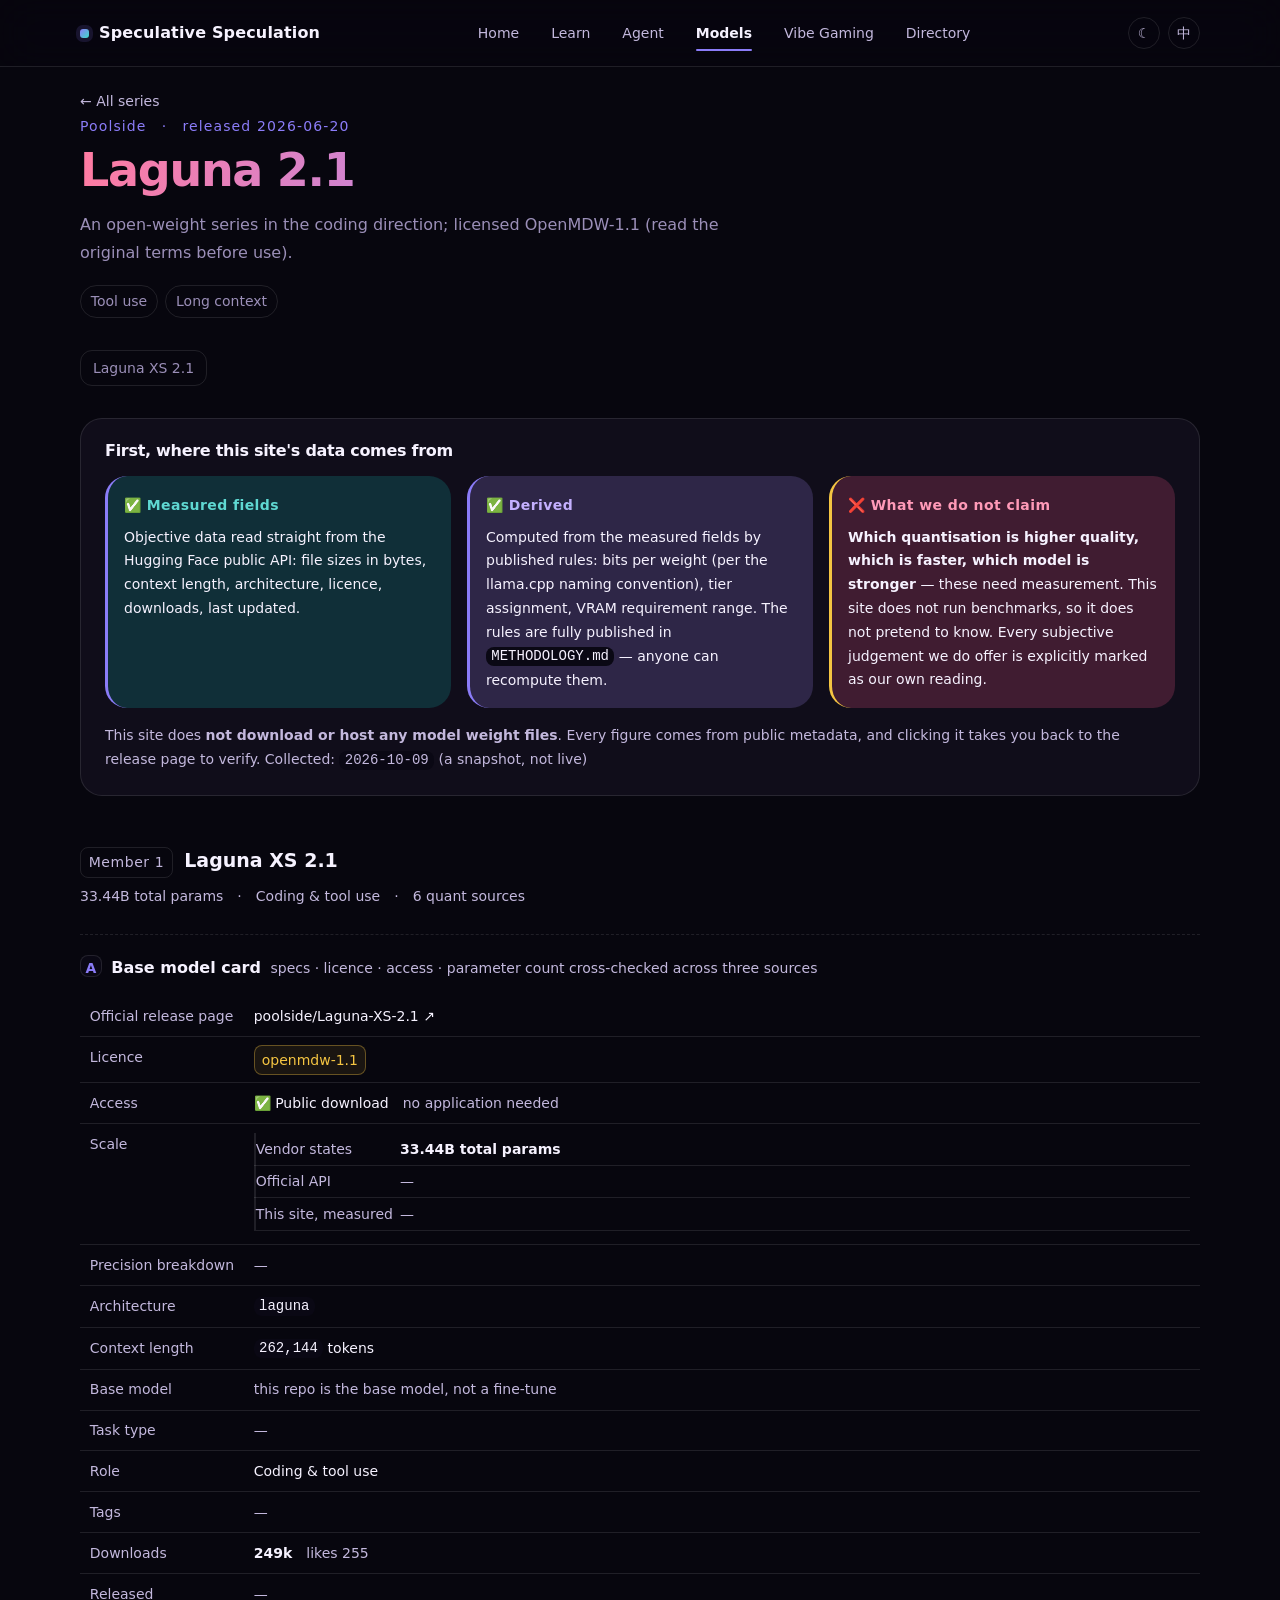
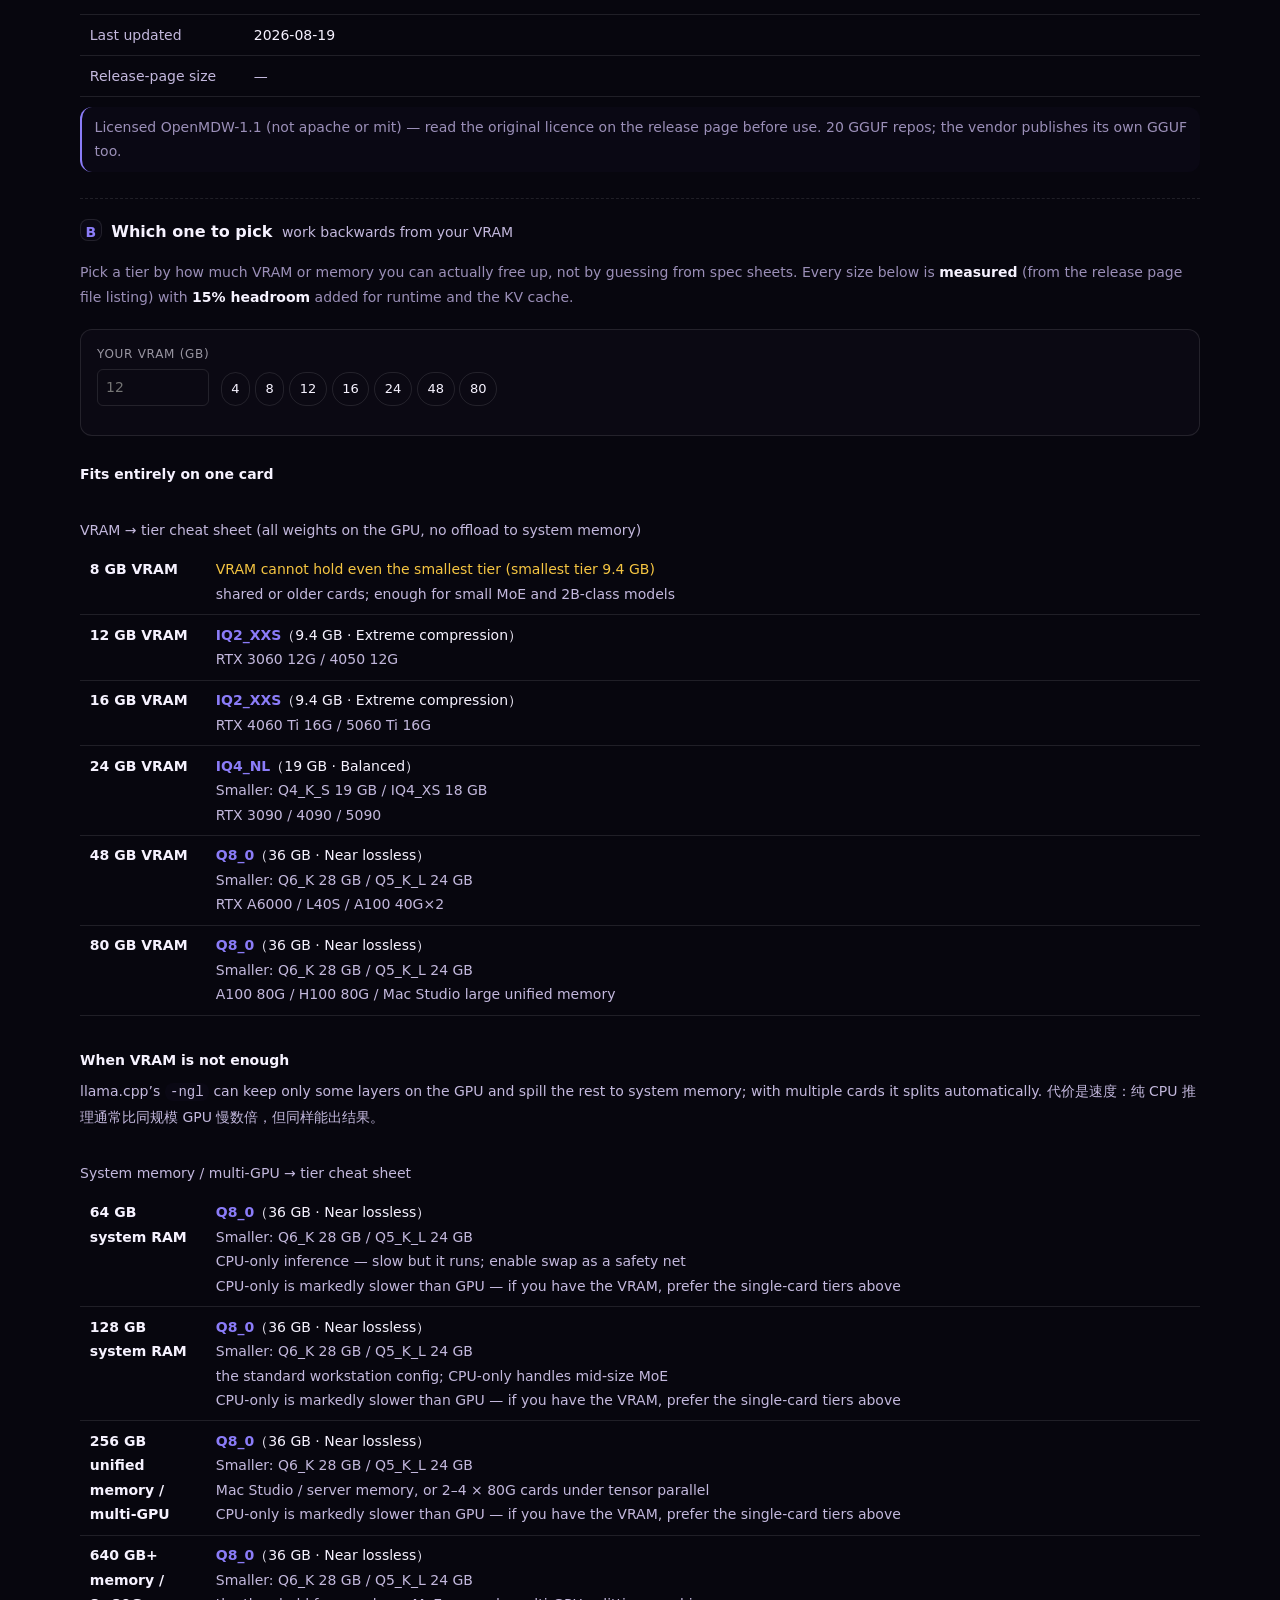
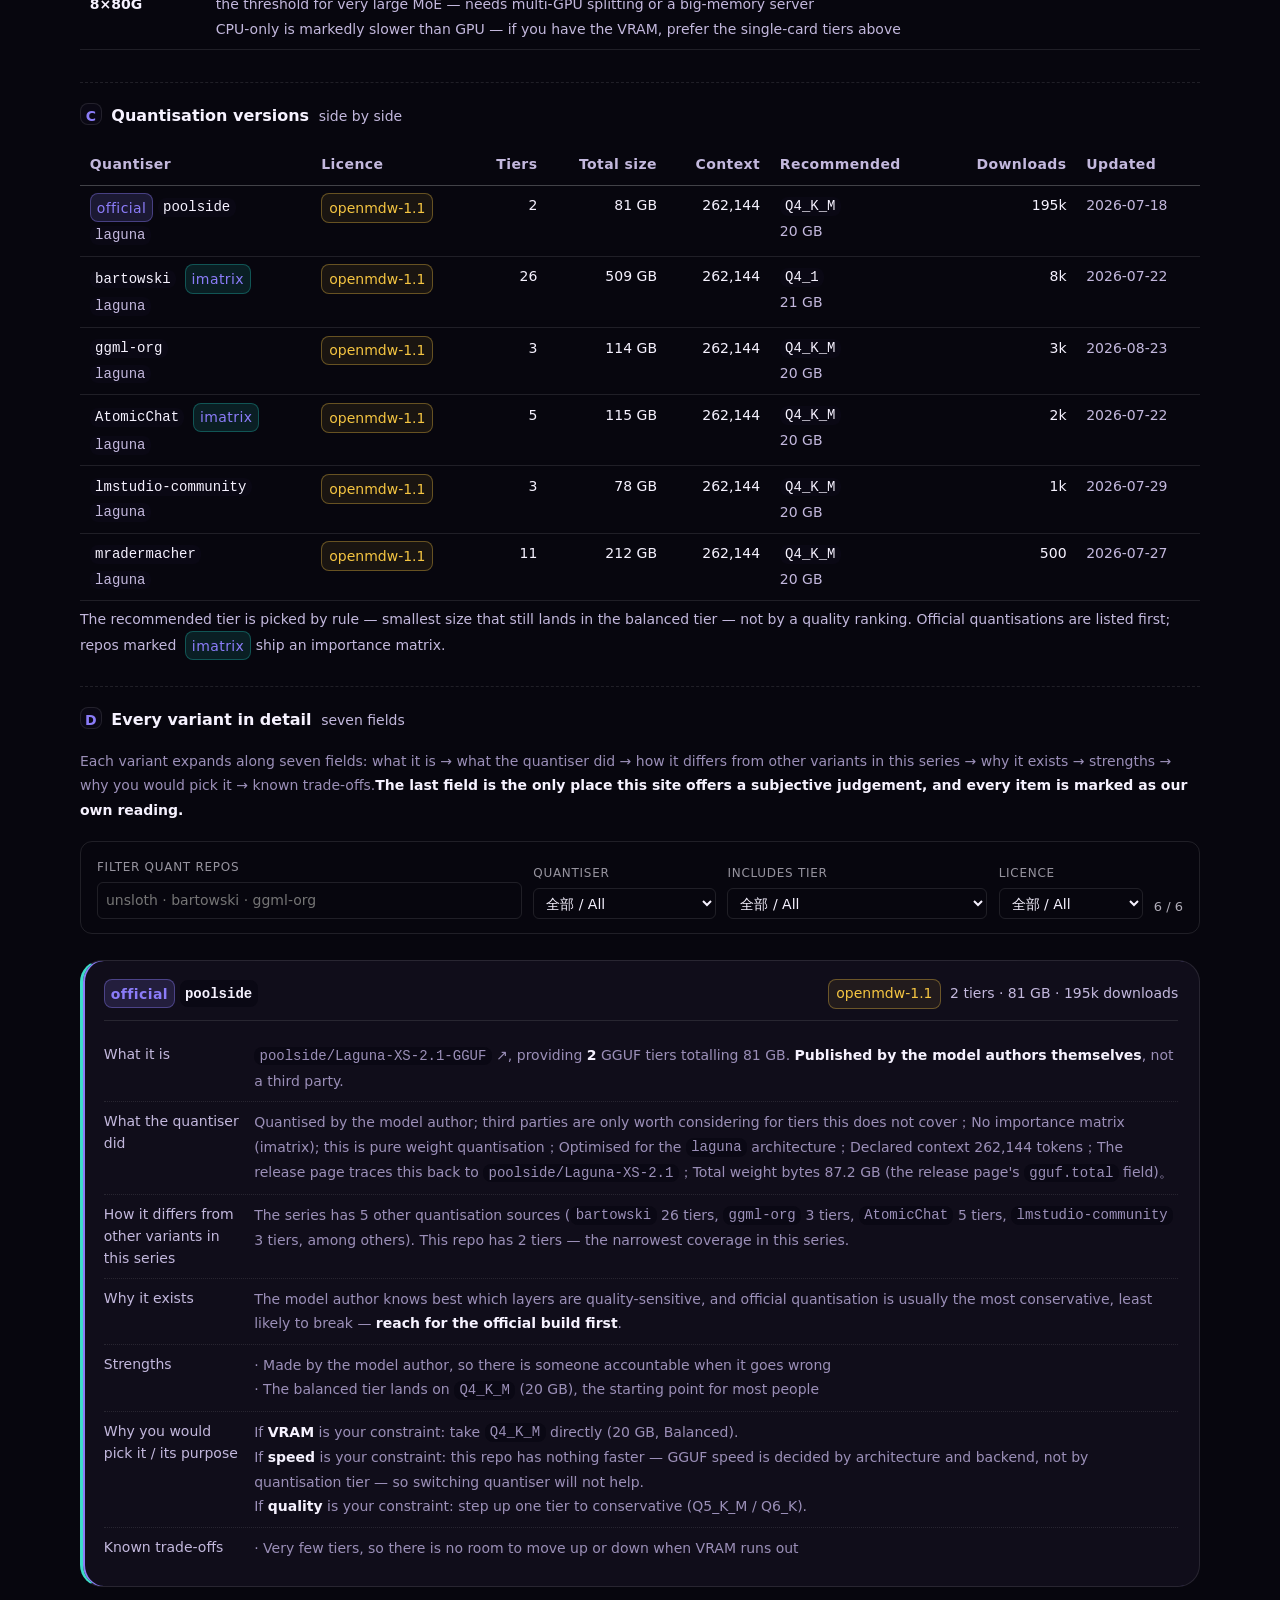
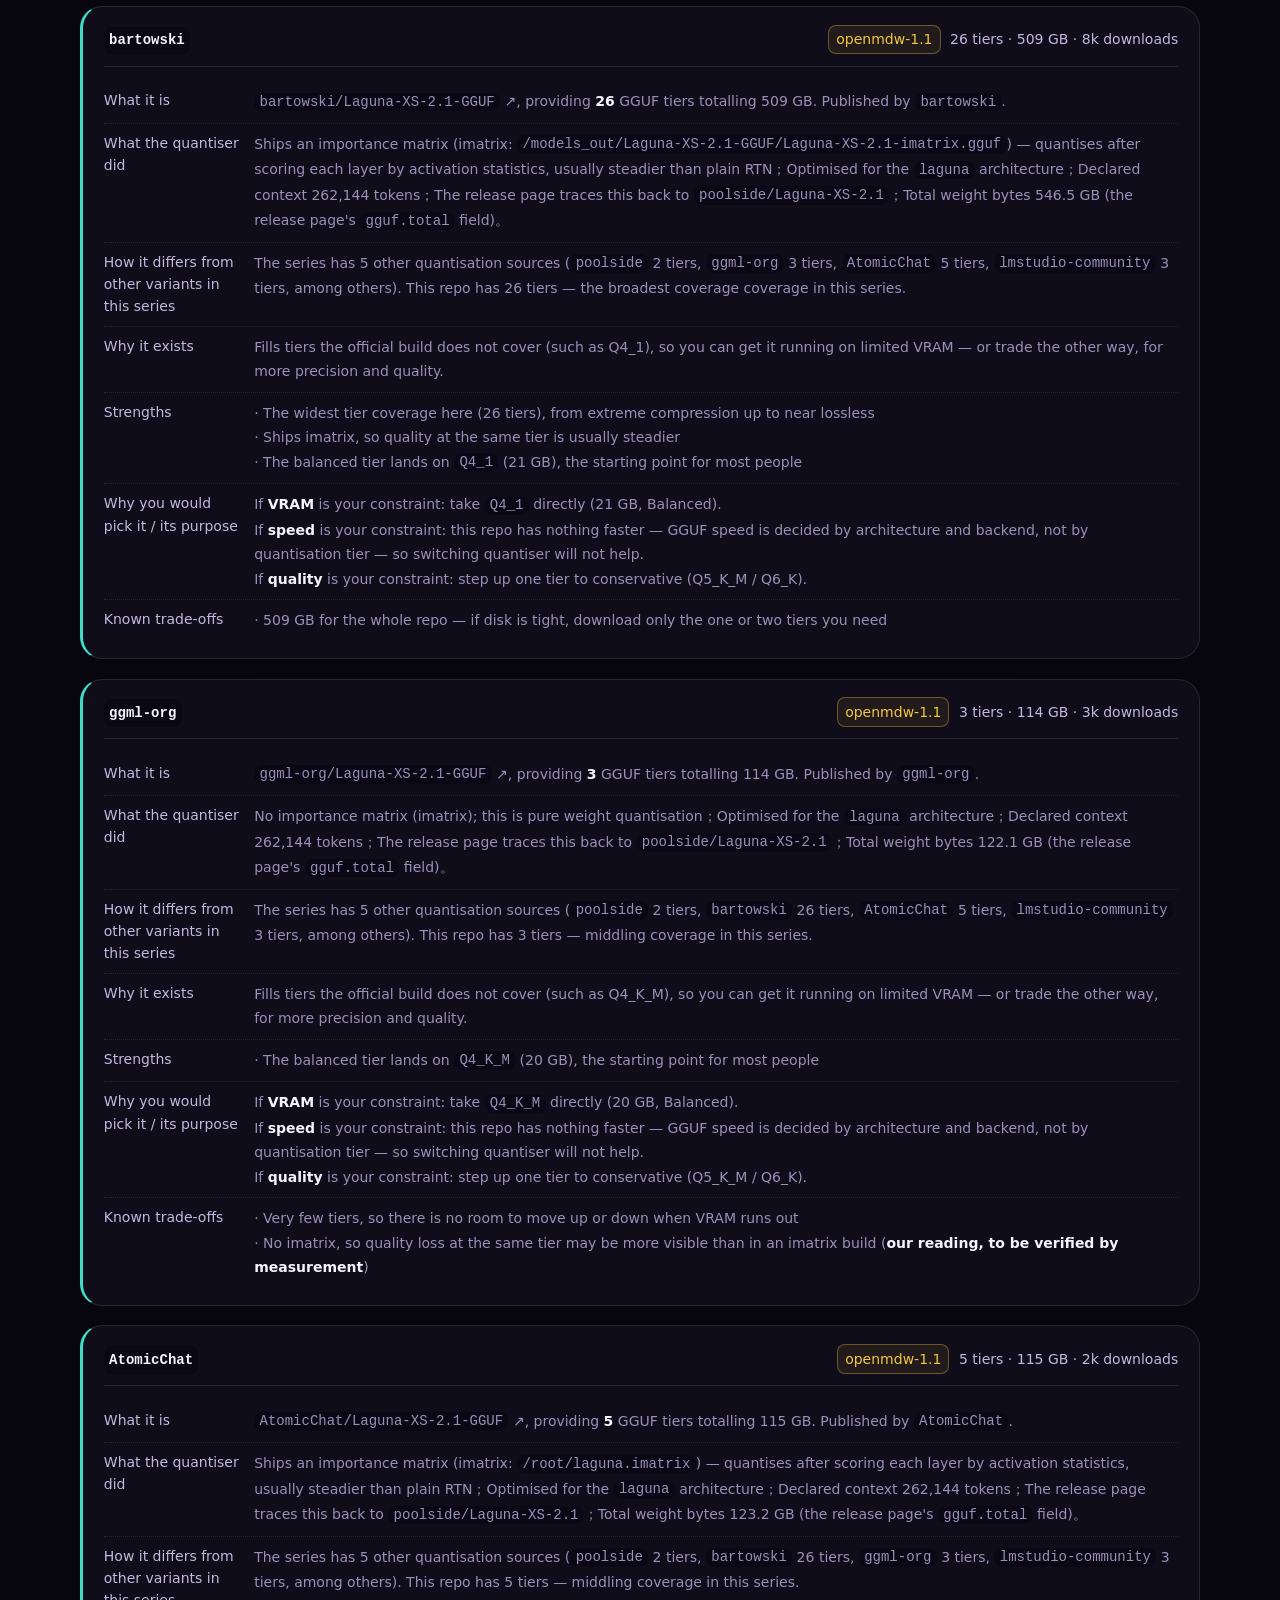
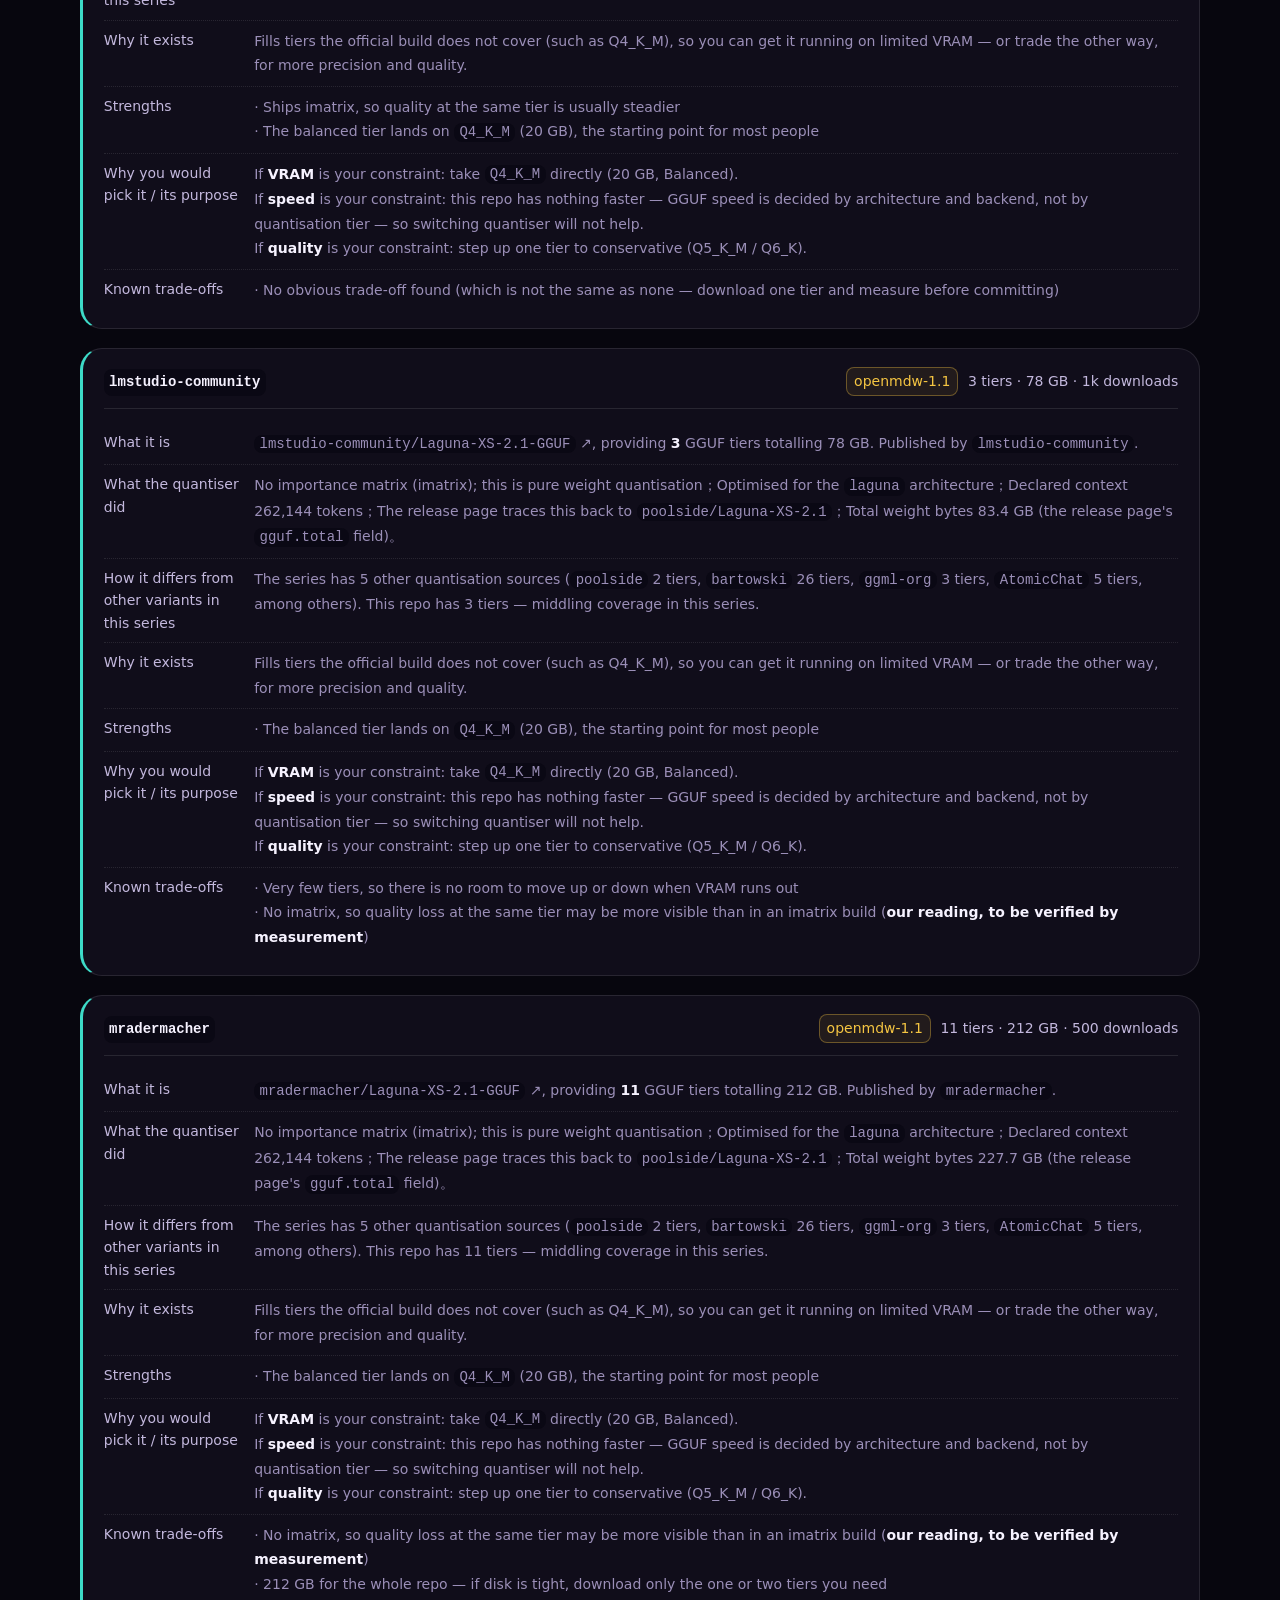
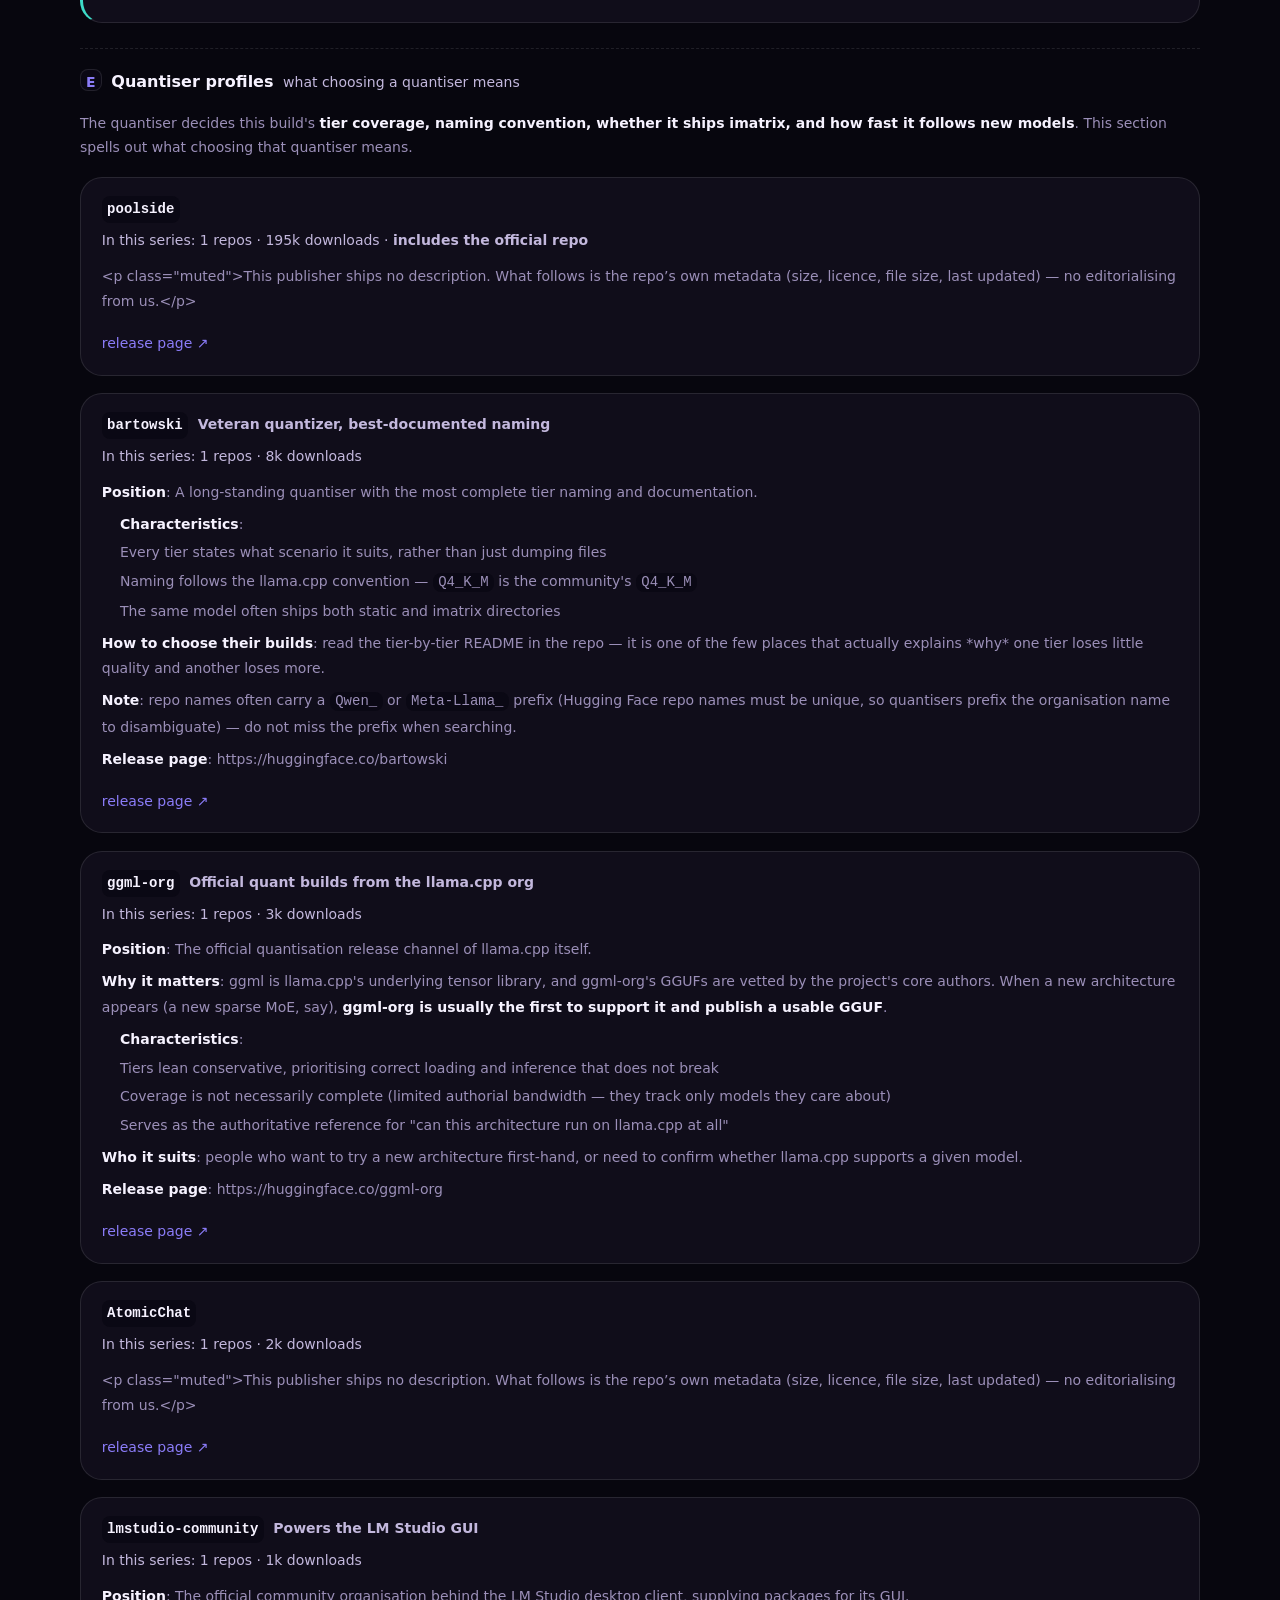
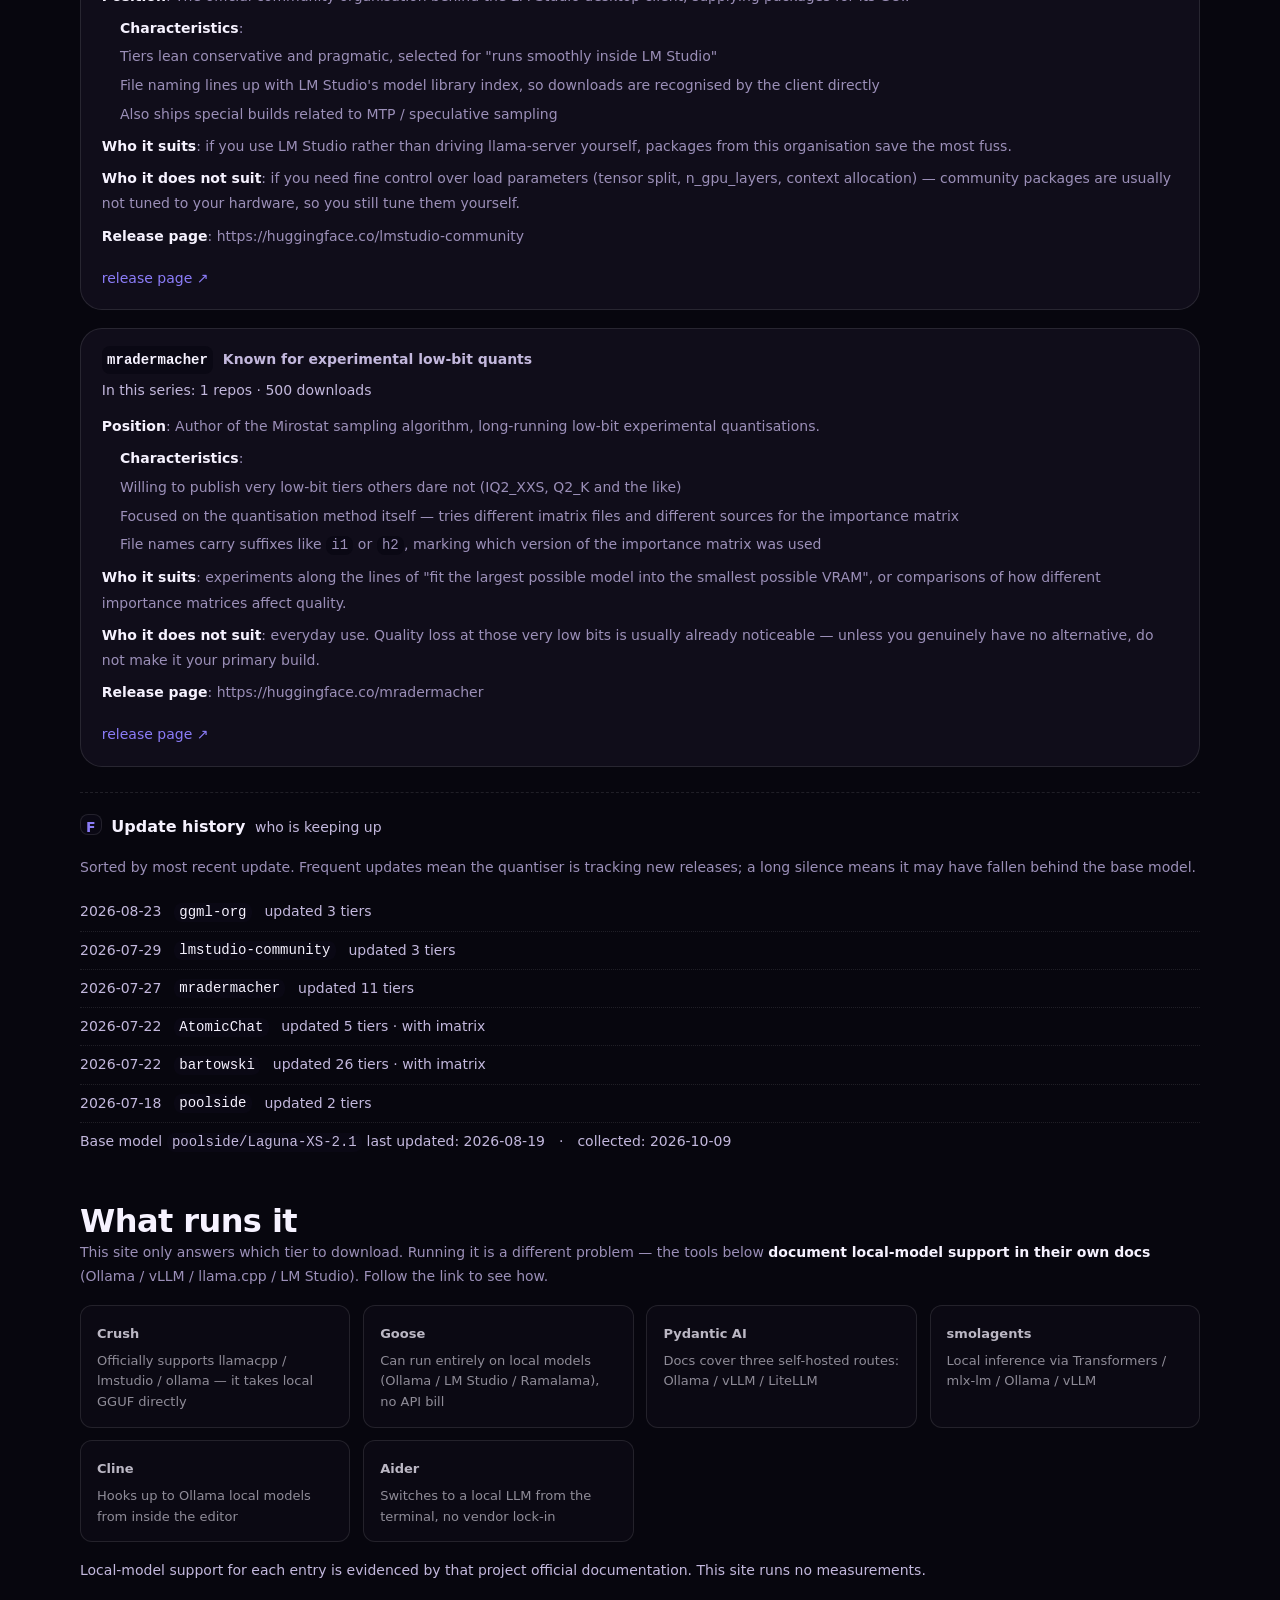
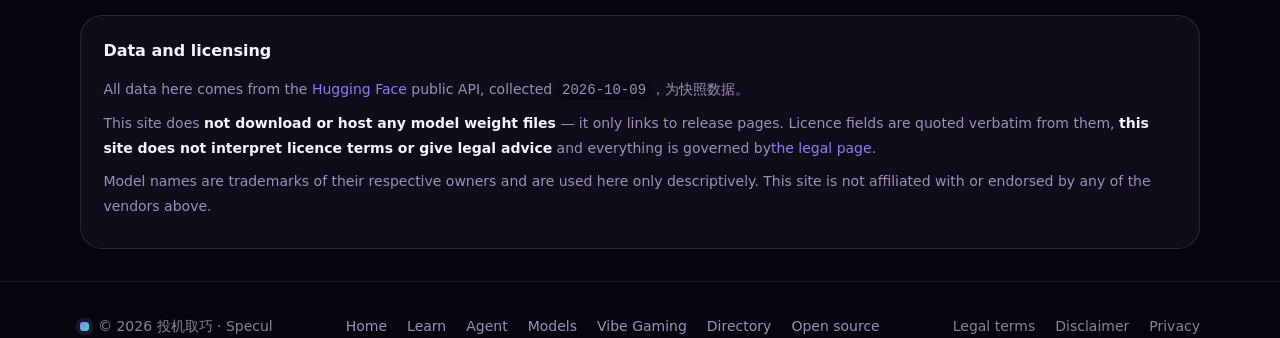
<file: site/series/laguna/index.html>
<!DOCTYPE html>
<html lang="zh-CN">
<head>
  <meta charset="UTF-8" />
  <meta name="viewport" content="width=device-width, initial-scale=1.0" />
  <title>Laguna 2.1 量化版 · 本地部署</title>
  <meta name="description" content="Laguna 2.1（Poolside）的第三方 GGUF 量化版本对比：1 个规格、6 个量化来源，含实测文件体积、许可、上下文长度与选档建议。" />
  <link rel="canonical" href="https://models.specul.com/series/laguna/" />
  <meta property="og:type" content="website" />
  <meta property="og:site_name" content="Laguna 2.1 量化版 · 本地部署" />
  <meta property="og:url" content="https://models.specul.com/series/laguna/" />
  <meta property="og:title" content="Laguna 2.1 量化版 · 本地部署" />
  <meta property="og:description" content="Laguna 2.1（Poolside）的第三方 GGUF 量化版本对比：1 个规格、6 个量化来源，含实测文件体积、许可、上下文长度与选档建议。" />
  <meta name="theme-color" content="#16121f" />
  <link rel="icon" type="image/svg+xml" href="data:image/svg+xml,%3Csvg xmlns='http://www.w3.org/2000/svg' viewBox='0 0 48 48'%3E%3Cdefs%3E%3ClinearGradient id='g' x1='0' y1='0' x2='1' y2='1'%3E%3Cstop offset='0' stop-color='%238b7cf8'/%3E%3Cstop offset='1' stop-color='%2322d3c5'/%3E%3C/linearGradient%3E%3C/defs%3E%3Crect width='48' height='48' rx='12' fill='%2305080f'/%3E%3Cpath d='M14 32 L24 12 L34 32' fill='none' stroke='url(%23g)' stroke-width='2.4' stroke-linejoin='round'/%3E%3Ccircle cx='24' cy='27' r='2.4' fill='%2322d3c5'/%3E%3C/svg%3E" />
  <link rel="stylesheet" href="../../brand.css" />
  <link rel="stylesheet" href="../../site.css" />
  <script type="application/ld+json">{"@context":"https://schema.org","@type":"Dataset","name":"Laguna 2.1 GGUF 量化版本索引","description":"代码方向的开放权重系列，许可为 OpenMDW-1.1（使用前须读原文）。","url":"https://models.specul.com/series/laguna/","isAccessibleForFree":true,"license":"https://creativecommons.org/publicdomain/zero/1.0/","temporalCoverage":"2026-10-09"}</script>
</head>
<!-- B6（2026-10-09）：--accent 原先在这里被**内联到 body 上**（style="--accent:X"），
     同时头部又写了 :root{--accent:X} —— 两处同一份值，冗余。
     而内联样式会**赢过任何选择器**，于是主题级覆盖（html[data-theme="light"]{--accent:…}）
     完全无效：vg 的引擎名在亮色主题下一直是 1.62:1 的金色，就是因为这条内联。
     现在只保留头部那一处 —— 单一真相源，且可被主题覆盖。
     ⚠ 这段注释里**不能出现反引号**：它在模板字符串内部，反引号会提前结束模板
     （写这段时踩了第 4 次；pitfalls 里早有记录）。 -->
<body class="brand-ambient has-tabbar">
  <a class="t-skip" href="#main"><span data-zh>跳到主要内容</span><span data-en>Skip to main content</span></a>
  <header class="site-header">
    <div class="container site-bar">
      <a class="brand" href="https://specul.com/" title="投机取巧">
        <span class="brand-dot" aria-hidden="true"></span>
        <span class="brand-text">
          <span class="brand-name" id="markName" data-zh-name="投机取巧" data-en-name="Speculative Speculation">投机取巧</span>
          <span class="brand-sub" id="markSub" data-zh-sub="Speculative Speculation" data-en-sub="">Speculative Speculation</span>
        </span>
      </a>
      <nav class="nav-links" aria-label="站点导航">
        <a href="https://specul.com/"><span data-zh>首页</span><span data-en>Home</span></a>
        <a href="https://learn.specul.com/"><span data-zh>学 AI</span><span data-en>Learn</span></a>
        <a href="https://agent.specul.com/"><span data-zh>Agent</span><span data-en>Agent</span></a>
        <a href="https://models.specul.com/" aria-current="page"><span data-zh>本地模型</span><span data-en>Models</span></a>
        <a href="https://vg.specul.com/"><span data-zh>AI 做游戏</span><span data-en>Vibe Gaming</span></a>
        <a href="https://nav.specul.com/"><span data-zh>导航</span><span data-en>Directory</span></a>
      </nav>
      <!-- 2026-10-10：.nav-tools 从 nav 元素**内部**移到外面，与 .nav-links 平级。
           放里面时窄屏下它会跟着链接一起换行：链接占满整行 → 按钮被挤到第三条
           （实测顶栏 134px、按钮组孤零零一行）。移出来后它与品牌同行，
           链接独占第二行居中 —— 这才是下面注释里方案 B 想要的样子。 -->
      <span class="nav-tools">
        <button class="icon-btn" id="themeBtn" type="button" aria-label="切换明暗主题" title="切换明暗主题">☾</button>
        <button class="icon-btn" id="langBtn" type="button" aria-label="Switch language" title="Switch language">EN</button>
      </span>
      <!-- B6（2026-10-09）：窄屏（≤900px）下 .nav-links 会隐藏，这个汉堡是替代入口。
           行为在共享 brand.js 里（一处实现、六站共用），样式在共享 brand.css。
           无脚本时 CSS 不会显示它，而是把 .nav-links 在窄屏放出来 —— 不会出现
           「导航被藏进一个点了没反应的按钮」。 -->
      <button class="nav-burger" type="button" aria-label="打开菜单" aria-expanded="false" aria-controls="navDrawer">
        <i></i><i></i><i></i>
      </button>
    </div>
  </header>
  <div class="nav-scrim"></div>
  <aside class="nav-drawer" id="navDrawer" aria-hidden="true" aria-label="站点导航">
    <div class="nav-drawer-h">
      <span class="brand-name"><span data-zh>投机取巧</span><span data-en>Speculative Speculation</span></span>
      <span class="brand-sub" data-zh-sub="Speculative Speculation" data-en-sub="">Speculative Speculation</span>
      <button class="nav-dclose" type="button" aria-label="关闭">×</button>
    </div>
    <nav class="nav-drawer-list">
      <a href="https://specul.com/"><span><span data-zh>首页</span><span data-en>Home</span></span><span class="ar" aria-hidden="true">→</span></a>
      <a href="https://learn.specul.com/"><span><span data-zh>学 AI</span><span data-en>Learn</span></span><span class="ar" aria-hidden="true">→</span></a>
      <a href="https://agent.specul.com/"><span><span data-zh>Agent</span><span data-en>Agent</span></span><span class="ar" aria-hidden="true">→</span></a>
      <a href="https://models.specul.com/" aria-current="page"><span><span data-zh>本地模型</span><span data-en>Models</span></span><span class="ar" aria-hidden="true">→</span></a>
      <a href="https://vg.specul.com/"><span><span data-zh>AI 做游戏</span><span data-en>Vibe Gaming</span></span><span class="ar" aria-hidden="true">→</span></a>
      <a href="https://nav.specul.com/"><span><span data-zh>导航</span><span data-en>Directory</span></span><span class="ar" aria-hidden="true">→</span></a>
    </nav>
    <div class="nav-drawer-foot">
      <p><span data-zh>6 个站，各管一件事</span><span data-en>Six sites, one job each</span></p>
      <nav><a href="https://specul.com/legal.html"><span data-zh>法律条款</span><span data-en>Legal terms</span></a></nav>
    </div>
  </aside>
  <main id="main">
  <div class="container">
    <nav class="crumbs"><a href="https://models.specul.com/">← <span data-zh>全部系列</span><span data-en>All series</span></a></nav>
    <header class="page-head">
      <p class="eyebrow"><span data-zh>Poolside</span><span data-en>Poolside</span>　·　<span data-zh>发布于</span><span data-en>released</span> 2026-06-20</p>
      <h1><span data-zh>Laguna 2.1</span><span data-en>Laguna 2.1</span></h1>
      <p class="lede"><span data-zh>代码方向的开放权重系列，许可为 OpenMDW-1.1（使用前须读原文）。</span><span data-en>An open-weight series in the coding direction; licensed OpenMDW-1.1 (read the original terms before use).</span></p>
      <ul class="pos"><li><span data-zh>工具调用</span><span data-en>Tool use</span></li><li><span data-zh>长上下文</span><span data-en>Long context</span></li></ul>
      <nav class="member-nav"><a href="#m0"><span data-zh>Laguna XS 2.1</span><span data-en>Laguna XS 2.1</span></a></nav>
    </header>
    <section class="trust">
      <h2><span data-zh>先说清楚：这个站的数据怎么来的</span><span data-en>First, where this site's data comes from</span></h2>
      <div class="trust-grid">
        <div class="trust-item t-a">
          <span class="trust-tag">✅ <span data-zh>实测字段</span><span data-en>Measured fields</span></span>
          <p><span data-zh>直接从 Hugging Face 公开 API 读取的客观数据：文件体积（字节）、上下文长度、架构、许可、下载量、更新时间。</span><span data-en>Objective data read straight from the Hugging Face public API: file sizes in bytes, context length, architecture, licence, downloads, last updated.</span></p>
        </div>
        <div class="trust-item t-b">
          <span class="trust-tag">✅ <span data-zh>推导</span><span data-en>Derived</span></span>
          <p><span data-zh>由实测字段按公开规则算出：每权重比特数（依 llama.cpp 命名标准）、档位归属、显存需求区间。推导规则在</span><span data-en>Computed from the measured fields by published rules: bits per weight (per the llama.cpp naming convention), tier assignment, VRAM requirement range. The rules are fully published in</span> <code>METHODOLOGY.md</code><span data-zh> 完整公开，任何人可复算。</span><span data-en> — anyone can recompute them.</span></p>
        </div>
        <div class="trust-item t-c">
          <span class="trust-tag">❌ <span data-zh>我们不说的</span><span data-en>What we do not claim</span></span>
          <p><span data-zh><b>哪个量化质量更高、哪个更快、哪个模型更强</b>——这些需要实测，本站不跑 benchmark，所以不装作知道。凡我们给出的主观判断，一律显式标注「我们的口径」。</span><span data-en><b>Which quantisation is higher quality, which is faster, which model is stronger</b> — these need measurement. This site does not run benchmarks, so it does not pretend to know. Every subjective judgement we do offer is explicitly marked as our own reading.</span></p>
        </div>
      </div>
      <p class="trust-foot">
        <span data-zh>本站</span><span data-en>This site does</span> <b><span data-zh>不下载、不托管任何模型权重文件</span><span data-en>not download or host any model weight files</span></b><span data-zh>。所有数字都来自公开元数据，点击即可回到发布页核对。</span><span data-en>. Every figure comes from public metadata, and clicking it takes you back to the release page to verify.</span>
        <span data-zh>采集时间</span><span data-en>Collected</span>: <code>2026-10-09</code><span data-zh>（数据快照，非实时）</span><span data-en> (a snapshot, not live)</span>
      </p>
    </section>
      <section class="member" id="m0">
        <h3><span class="member-idx"><span data-zh>成员</span><span data-en>Member</span> 1</span>Laguna XS 2.1</h3>
        <p class="member-meta"><span data-zh>33.44B 总参</span><span data-en>33.44B total params</span>　·　<span data-zh>代码 / 工具调用</span><span data-en>Coding &amp; tool use</span>　·　<span data-zh>6 个量化来源</span><span data-en>6 quant sources</span></p>
        <div class="block" id="a0">
          <h4><span class="blk">A</span><span data-zh>基础模型卡</span><span data-en>Base model card</span> <small><span data-zh>规格 · 许可 · 访问门槛 · 参数量三来源交叉核对</span><span data-en>specs · licence · access · parameter count cross-checked across three sources</span></small></h4>
      <table class="kv">
        <tr><th><span data-zh>官方发布页</span><span data-en>Official release page</span></th><td><a href="https://huggingface.co/poolside/Laguna-XS-2.1" target="_blank" rel="noopener">poolside/Laguna-XS-2.1 ↗</a><br><span class="muted small"></span></td></tr>
        <tr><th><span data-zh>许可</span><span data-en>Licence</span></th><td><a class="lic lic-tight" href="https://huggingface.co/search?license=openmdw-1.1" target="_blank" rel="noopener">openmdw-1.1</a></td></tr>
        <tr><th><span data-zh>访问门槛</span><span data-en>Access</span></th><td><span data-zh>✅ 公开下载　<span class="muted">无需申请</span></span><span data-en>✅ Public download　<span class="muted">no application needed</span></span></td></tr>
        <tr><th><span data-zh>规模</span><span data-en>Scale</span></th><td><table class="kv kv-nested">
        <tbody>
          <tr><th><span data-zh>官网标注</span><span data-en>Vendor states</span></th><td><b><span data-zh>33.44B 总参</span><span data-en>33.44B total params</span></b></td></tr>
          <tr><th><span data-zh>官方 API 申报</span><span data-en>Official API</span></th><td><span class="muted">—</span></td></tr>
          <tr><th><span data-zh>本站实测反推</span><span data-en>This site, measured</span></th><td><span class="muted">—</span></td></tr>
        </tbody>
      </table></td></tr>
        <tr><th><span data-zh>权重精度构成</span><span data-en>Precision breakdown</span></th><td><span class="muted">—</span></td></tr>
        <tr><th><span data-zh>架构</span><span data-en>Architecture</span></th><td><code>laguna</code></td></tr>
        <tr><th><span data-zh>上下文长度</span><span data-en>Context length</span></th><td><code>262,144</code> tokens</td></tr>
        <tr><th><span data-zh>基座</span><span data-en>Base model</span></th><td><span data-zh><span class="muted">本仓即基座（不是微调版）</span></span><span data-en><span class="muted">this repo is the base model, not a fine-tune</span></span></td></tr>
        <tr><th><span data-zh>任务类型</span><span data-en>Task type</span></th><td><span class="muted">—</span></td></tr>
        <tr><th><span data-zh>定位</span><span data-en>Role</span></th><td><span data-zh>代码 / 工具调用</span><span data-en>Coding &amp; tool use</span></td></tr>
        <tr><th><span data-zh>标签</span><span data-en>Tags</span></th><td><span class="muted">—</span></td></tr>
        <tr><th><span data-zh>官方下载量</span><span data-en>Downloads</span></th><td><b>249k</b>　<span class="muted"><span data-zh>点赞</span><span data-en>likes</span> 255</span></td></tr>
        <tr><th><span data-zh>发布日</span><span data-en>Released</span></th><td><span class="muted">—</span></td></tr>
        <tr><th><span data-zh>最近更新</span><span data-en>Last updated</span></th><td>2026-08-19</td></tr>
        <tr><th><span data-zh>发布页体积</span><span data-en>Release-page size</span></th><td><span class="muted">—</span></td></tr>
      </table>
            <p class="member-note"><span data-zh>许可为 OpenMDW-1.1（非 apache/mit），使用前须读发布页许可原文；20 个 GGUF 仓，官方自己也出 GGUF。</span><span data-en>Licensed OpenMDW-1.1 (not apache or mit) — read the original licence on the release page before use. 20 GGUF repos; the vendor publishes its own GGUF too.</span></p>
        </div>
        <div class="block" id="b0">
          <h4><span class="blk">B</span><span data-zh>该选哪个</span><span data-en>Which one to pick</span> <small><span data-zh>按你的显存倒推</span><span data-en>work backwards from your VRAM</span></small></h4>
      <p class="block-lead"><span data-zh>按「你实际能腾出多少显存或内存」选档位，而不是按参数猜。下面每档的体积都是<b>实测值</b>（来自发布页文件列表），<b>加权 15% 余量</b>给运行时与 KV cache。</span><span data-en>Pick a tier by how much VRAM or memory you can actually free up, not by guessing from spec sheets. Every size below is <b>measured</b> (from the release page file listing) with <b>15% headroom</b> added for runtime and the KV cache.</span></p>
      
      <div class="vramtool">
        <div class="vt-row">
          <label class="vt-f"><span class="vt-h"><span data-zh>你的显存（GB）</span><span data-en>Your VRAM (GB)</span></span>
            <input type="number" class="vt-in" min="1" max="1024" step="1" inputmode="numeric" placeholder="12"></label>
          <span class="vt-quick"><button type="button" class="vt-preset" data-gb="4">4</button><button type="button" class="vt-preset" data-gb="8">8</button><button type="button" class="vt-preset" data-gb="12">12</button><button type="button" class="vt-preset" data-gb="16">16</button><button type="button" class="vt-preset" data-gb="24">24</button><button type="button" class="vt-preset" data-gb="48">48</button><button type="button" class="vt-preset" data-gb="80">80</button></span>
        </div>
        <div class="vt-out" aria-live="polite"></div>
        <script type="application/json" class="vt-data">[{"q":"IQ2_XXS","g":9.4,"t":"极限压缩","u":"https://huggingface.co/bartowski/Laguna-XS-2.1-GGUF","b":"bartowski","rp":"bartowski/Laguna-XS-2.1-GGUF"},{"q":"IQ2_XS","g":10.39,"t":"极限压缩","u":"https://huggingface.co/bartowski/Laguna-XS-2.1-GGUF","b":"bartowski","rp":"bartowski/Laguna-XS-2.1-GGUF"},{"q":"IQ2_S","g":10.62,"t":"极限压缩","u":"https://huggingface.co/bartowski/Laguna-XS-2.1-GGUF","b":"bartowski","rp":"bartowski/Laguna-XS-2.1-GGUF"},{"q":"IQ2_M","g":11.64,"t":"极限压缩","u":"https://huggingface.co/bartowski/Laguna-XS-2.1-GGUF","b":"bartowski","rp":"bartowski/Laguna-XS-2.1-GGUF"},{"q":"Q2_K","g":12.16,"t":"极限压缩","u":"https://huggingface.co/bartowski/Laguna-XS-2.1-GGUF","b":"bartowski","rp":"bartowski/Laguna-XS-2.1-GGUF"},{"q":"Q2_K_L","g":12.36,"t":"极限压缩","u":"https://huggingface.co/bartowski/Laguna-XS-2.1-GGUF","b":"bartowski","rp":"bartowski/Laguna-XS-2.1-GGUF"},{"q":"IQ3_XXS","g":14.29,"t":"长上下文优先","u":"https://huggingface.co/bartowski/Laguna-XS-2.1-GGUF","b":"bartowski","rp":"bartowski/Laguna-XS-2.1-GGUF"},{"q":"Q3_K_S","g":14.53,"t":"长上下文优先","u":"https://huggingface.co/mradermacher/Laguna-XS-2.1-GGUF","b":"mradermacher","rp":"mradermacher/Laguna-XS-2.1-GGUF"},{"q":"IQ3_XS","g":15.56,"t":"长上下文优先","u":"https://huggingface.co/bartowski/Laguna-XS-2.1-GGUF","b":"bartowski","rp":"bartowski/Laguna-XS-2.1-GGUF"},{"q":"Q3_K_M","g":15.58,"t":"长上下文优先","u":"https://huggingface.co/bartowski/Laguna-XS-2.1-GGUF","b":"bartowski","rp":"bartowski/Laguna-XS-2.1-GGUF"},{"q":"Q3_K_L","g":16.13,"t":"长上下文优先","u":"https://huggingface.co/bartowski/Laguna-XS-2.1-GGUF","b":"bartowski","rp":"bartowski/Laguna-XS-2.1-GGUF"},{"q":"IQ3_M","g":16.28,"t":"长上下文优先","u":"https://huggingface.co/bartowski/Laguna-XS-2.1-GGUF","b":"bartowski","rp":"bartowski/Laguna-XS-2.1-GGUF"},{"q":"Q3_K_XL","g":16.31,"t":"长上下文优先","u":"https://huggingface.co/bartowski/Laguna-XS-2.1-GGUF","b":"bartowski","rp":"bartowski/Laguna-XS-2.1-GGUF"},{"q":"IQ4_XS","g":18.09,"t":"平衡档","u":"https://huggingface.co/mradermacher/Laguna-XS-2.1-GGUF","b":"mradermacher","rp":"mradermacher/Laguna-XS-2.1-GGUF"},{"q":"Q4_K_S","g":19.08,"t":"平衡档","u":"https://huggingface.co/mradermacher/Laguna-XS-2.1-GGUF","b":"mradermacher","rp":"mradermacher/Laguna-XS-2.1-GGUF"},{"q":"IQ4_NL","g":19.21,"t":"平衡档","u":"https://huggingface.co/bartowski/Laguna-XS-2.1-GGUF","b":"bartowski","rp":"bartowski/Laguna-XS-2.1-GGUF"},{"q":"Q4_0","g":19.21,"t":"平衡档","u":"https://huggingface.co/bartowski/Laguna-XS-2.1-GGUF","b":"bartowski","rp":"bartowski/Laguna-XS-2.1-GGUF"},{"q":"Q4_K_M","g":19.56,"t":"平衡档","u":"https://huggingface.co/ggml-org/Laguna-XS-2.1-GGUF","b":"ggml-org","rp":"ggml-org/Laguna-XS-2.1-GGUF"},{"q":"Q4_K_L","g":20.7,"t":"平衡档","u":"https://huggingface.co/bartowski/Laguna-XS-2.1-GGUF","b":"bartowski","rp":"bartowski/Laguna-XS-2.1-GGUF"},{"q":"Q4_1","g":21.18,"t":"平衡档","u":"https://huggingface.co/bartowski/Laguna-XS-2.1-GGUF","b":"bartowski","rp":"bartowski/Laguna-XS-2.1-GGUF"},{"q":"Q5_K_S","g":23.09,"t":"保守档","u":"https://huggingface.co/mradermacher/Laguna-XS-2.1-GGUF","b":"mradermacher","rp":"mradermacher/Laguna-XS-2.1-GGUF"},{"q":"Q5_K_M","g":23.78,"t":"保守档","u":"https://huggingface.co/AtomicChat/Laguna-XS-2.1-GGUF","b":"AtomicChat","rp":"AtomicChat/Laguna-XS-2.1-GGUF"},{"q":"Q5_K_L","g":24.13,"t":"保守档","u":"https://huggingface.co/bartowski/Laguna-XS-2.1-GGUF","b":"bartowski","rp":"bartowski/Laguna-XS-2.1-GGUF"},{"q":"Q6_K","g":27.5,"t":"保守档","u":"https://huggingface.co/AtomicChat/Laguna-XS-2.1-GGUF","b":"AtomicChat","rp":"AtomicChat/Laguna-XS-2.1-GGUF"},{"q":"Q8_0","g":35.6,"t":"近似无损","u":"https://huggingface.co/bartowski/Laguna-XS-2.1-GGUF","b":"bartowski","rp":"bartowski/Laguna-XS-2.1-GGUF"},{"q":"BF16","g":66.93,"t":"近似无损","u":"https://huggingface.co/poolside/Laguna-XS-2.1-GGUF","b":"poolside","rp":"poolside/Laguna-XS-2.1-GGUF"}]</script>
      </div>
      <h3 class="budget-h"><span data-zh>单卡全量装得下</span><span data-en>Fits entirely on one card</span></h3>
      <table class="budget">
        <caption><span data-zh>显存 → 档位速查（权重全部放显存，不卸载到系统内存）</span><span data-en>VRAM → tier cheat sheet (all weights on the GPU, no offload to system memory)</span></caption>
        <tbody>
        <tr><th><span data-zh>8 GB 显存</span><span data-en>8 GB VRAM</span></th><td class="no-fit"><span data-zh>显存装不下最小档</span><span data-en>VRAM cannot hold even the smallest tier</span><span data-zh>（最小 9.4 GB）</span><span data-en> (smallest tier 9.4 GB)</span><br><span class="muted"><span data-zh>共享显卡 / 老卡，够跑小MoE 与 2B 级</span><span data-en>shared or older cards; enough for small MoE and 2B-class models</span></span></td></tr>
        <tr>
          <th><span data-zh>12 GB 显存</span><span data-en>12 GB VRAM</span></th>
          <td>
            <b>IQ2_XXS</b>（9.4 GB · <span data-zh>极限压缩</span><span data-en>Extreme compression</span>）
            
            <br><span class="muted"><span data-zh>RTX 3060 12G / 4050 12G</span><span data-en>RTX 3060 12G / 4050 12G</span></span>
          </td>
        </tr>
        <tr>
          <th><span data-zh>16 GB 显存</span><span data-en>16 GB VRAM</span></th>
          <td>
            <b>IQ2_XXS</b>（9.4 GB · <span data-zh>极限压缩</span><span data-en>Extreme compression</span>）
            
            <br><span class="muted"><span data-zh>RTX 4060 Ti 16G / 5060 Ti 16G</span><span data-en>RTX 4060 Ti 16G / 5060 Ti 16G</span></span>
          </td>
        </tr>
        <tr>
          <th><span data-zh>24 GB 显存</span><span data-en>24 GB VRAM</span></th>
          <td>
            <b>IQ4_NL</b>（19 GB · <span data-zh>平衡档</span><span data-en>Balanced</span>）
            <br><span class="muted"><span data-zh>更省：</span><span data-en>Smaller: </span>Q4_K_S 19 GB / IQ4_XS 18 GB</span>
            <br><span class="muted"><span data-zh>RTX 3090 / 4090 / 5090</span><span data-en>RTX 3090 / 4090 / 5090</span></span>
          </td>
        </tr>
        <tr>
          <th><span data-zh>48 GB 显存</span><span data-en>48 GB VRAM</span></th>
          <td>
            <b>Q8_0</b>（36 GB · <span data-zh>近似无损</span><span data-en>Near lossless</span>）
            <br><span class="muted"><span data-zh>更省：</span><span data-en>Smaller: </span>Q6_K 28 GB / Q5_K_L 24 GB</span>
            <br><span class="muted"><span data-zh>RTX A6000 / L40S / A100 40G×2</span><span data-en>RTX A6000 / L40S / A100 40G×2</span></span>
          </td>
        </tr>
        <tr>
          <th><span data-zh>80 GB 显存</span><span data-en>80 GB VRAM</span></th>
          <td>
            <b>Q8_0</b>（36 GB · <span data-zh>近似无损</span><span data-en>Near lossless</span>）
            <br><span class="muted"><span data-zh>更省：</span><span data-en>Smaller: </span>Q6_K 28 GB / Q5_K_L 24 GB</span>
            <br><span class="muted"><span data-zh>A100 80G / H100 80G / Mac Studio 大统一内存</span><span data-en>A100 80G / H100 80G / Mac Studio large unified memory</span></span>
          </td>
        </tr>
        </tbody>
      </table>
      <h3 class="budget-h"><span data-zh>显存不够时的替代路径</span><span data-en>When VRAM is not enough</span></h3>
      <p class="muted small"><span data-zh>llama.cpp 的</span><span data-en>llama.cpp’s</span> <code>-ngl</code> <span data-zh>可以只把部分层放显存、其余落系统内存；多卡则自动切分。</span><span data-en>can keep only some layers on the GPU and spill the rest to system memory; with multiple cards it splits automatically.</span>
        代价是速度：纯 CPU 推理通常比同规模 GPU 慢数倍，但同样能出结果。</p>
      <table class="budget">
        <caption><span data-zh>系统内存 / 多卡 → 档位速查</span><span data-en>System memory / multi-GPU → tier cheat sheet</span></caption>
        <tbody>
        <tr>
          <th><span data-zh>64 GB 系统内存</span><span data-en>64 GB system RAM</span></th>
          <td>
            <b>Q8_0</b>（36 GB · <span data-zh>近似无损</span><span data-en>Near lossless</span>）
            <br><span class="muted"><span data-zh>更省：</span><span data-en>Smaller: </span>Q6_K 28 GB / Q5_K_L 24 GB</span>
            <br><span class="muted"><span data-zh>纯 CPU 推理，速度慢但可跑；建议开swap 兜底</span><span data-en>CPU-only inference — slow but it runs; enable swap as a safety net</span></span><span data-zh><br><span class="muted small">纯 CPU 会明显慢于 GPU；若显存够，优先用上面的单卡档</span></span><span data-en><br><span class="muted small">CPU-only is markedly slower than GPU — if you have the VRAM, prefer the single-card tiers above</span></span>
          </td>
        </tr>
        <tr>
          <th><span data-zh>128 GB 系统内存</span><span data-en>128 GB system RAM</span></th>
          <td>
            <b>Q8_0</b>（36 GB · <span data-zh>近似无损</span><span data-en>Near lossless</span>）
            <br><span class="muted"><span data-zh>更省：</span><span data-en>Smaller: </span>Q6_K 28 GB / Q5_K_L 24 GB</span>
            <br><span class="muted"><span data-zh>工作站标准配置，纯 CPU 可跑中等规模 MoE</span><span data-en>the standard workstation config; CPU-only handles mid-size MoE</span></span><span data-zh><br><span class="muted small">纯 CPU 会明显慢于 GPU；若显存够，优先用上面的单卡档</span></span><span data-en><br><span class="muted small">CPU-only is markedly slower than GPU — if you have the VRAM, prefer the single-card tiers above</span></span>
          </td>
        </tr>
        <tr>
          <th><span data-zh>256 GB 统一内存 / 多卡</span><span data-en>256 GB unified memory / multi-GPU</span></th>
          <td>
            <b>Q8_0</b>（36 GB · <span data-zh>近似无损</span><span data-en>Near lossless</span>）
            <br><span class="muted"><span data-zh>更省：</span><span data-en>Smaller: </span>Q6_K 28 GB / Q5_K_L 24 GB</span>
            <br><span class="muted"><span data-zh>Mac Studio / 服务器内存，或 2~4 张 80G 卡张量并行</span><span data-en>Mac Studio / server memory, or 2–4 × 80G cards under tensor parallel</span></span><span data-zh><br><span class="muted small">纯 CPU 会明显慢于 GPU；若显存够，优先用上面的单卡档</span></span><span data-en><br><span class="muted small">CPU-only is markedly slower than GPU — if you have the VRAM, prefer the single-card tiers above</span></span>
          </td>
        </tr>
        <tr>
          <th><span data-zh>640 GB+ 内存 / 8×80G</span><span data-en>640 GB+ memory / 8×80G</span></th>
          <td>
            <b>Q8_0</b>（36 GB · <span data-zh>近似无损</span><span data-en>Near lossless</span>）
            <br><span class="muted"><span data-zh>更省：</span><span data-en>Smaller: </span>Q6_K 28 GB / Q5_K_L 24 GB</span>
            <br><span class="muted"><span data-zh>超大 MoE 的门槛，需要多卡切分或大内存服务器</span><span data-en>the threshold for very large MoE — needs multi-GPU splitting or a big-memory server</span></span><span data-zh><br><span class="muted small">纯 CPU 会明显慢于 GPU；若显存够，优先用上面的单卡档</span></span><span data-en><br><span class="muted small">CPU-only is markedly slower than GPU — if you have the VRAM, prefer the single-card tiers above</span></span>
          </td>
        </tr>
        </tbody>
      </table>
      <span data-zh><p class="muted small">本系列档位体积跨度 9.4 GB → 67 GB。</span><span data-en><p class="muted small">Tier sizes in this series span 9.4 GB → 67 GB.</span>
        跨度过大说明同一系列的量化选择空间很宽，这正是量化选型的主要收益所在。</p>
      <details class="all-quants">
        <summary><span data-zh>展开：本系列所有档位的实测体积</span><span data-en>Expand: measured sizes for every tier</span>（26 <span data-zh>档</span><span data-en>tiers</span>）</summary>
        <table class="quant-list">
          <thead><tr><th><span data-zh>量化档</span><span data-en>Quant</span></th><th><span data-zh>最小体积</span><span data-en>Min size</span></th><th><span data-zh>每权重比特</span><span data-en>bpw</span></th><th><span data-zh>档位</span><span data-en>Tier</span></th><th><span data-zh>这档意味着什么</span><span data-en>What this tier means</span></th><th><span data-zh>该档文件数 / 体积跨度</span><span data-en>Files in tier / size range</span></th><th>最小体积来源</th></tr></thead>
          <tbody>
            <tr>
              <td><code>IQ2_XXS</code></td>
              <td><b>9.4 GB</b></td>
              <td>2.13<span class="muted"> bpw</span></td>
              <td><span class="tier tier-4"><span data-zh>极限压缩</span><span data-en>Extreme compression</span></span></td>
              <td class="muted small"><span data-zh>能装下就装，质量明显下降</span><span data-en>Fit it in at the cost of visibly lower quality</span></td>
              <td class="muted small">1 <span data-zh>个</span><span data-en></span></td>
              <td class="muted"><a href="https://huggingface.co/bartowski/Laguna-XS-2.1-GGUF" target="_blank" rel="noopener">bartowski</a></td>
            </tr>
            <tr>
              <td><code>IQ2_XS</code></td>
              <td><b>10 GB</b></td>
              <td>2.31<span class="muted"> bpw</span></td>
              <td><span class="tier tier-4"><span data-zh>极限压缩</span><span data-en>Extreme compression</span></span></td>
              <td class="muted small"><span data-zh>能装下就装，质量明显下降</span><span data-en>Fit it in at the cost of visibly lower quality</span></td>
              <td class="muted small">1 <span data-zh>个</span><span data-en></span></td>
              <td class="muted"><a href="https://huggingface.co/bartowski/Laguna-XS-2.1-GGUF" target="_blank" rel="noopener">bartowski</a></td>
            </tr>
            <tr>
              <td><code>IQ2_M</code></td>
              <td><b>12 GB</b></td>
              <td>2.39<span class="muted"> bpw</span></td>
              <td><span class="tier tier-4"><span data-zh>极限压缩</span><span data-en>Extreme compression</span></span></td>
              <td class="muted small"><span data-zh>能装下就装，质量明显下降</span><span data-en>Fit it in at the cost of visibly lower quality</span></td>
              <td class="muted small">1 <span data-zh>个</span><span data-en></span></td>
              <td class="muted"><a href="https://huggingface.co/bartowski/Laguna-XS-2.1-GGUF" target="_blank" rel="noopener">bartowski</a></td>
            </tr>
            <tr>
              <td><code>IQ2_S</code></td>
              <td><b>11 GB</b></td>
              <td>2.46<span class="muted"> bpw</span></td>
              <td><span class="tier tier-4"><span data-zh>极限压缩</span><span data-en>Extreme compression</span></span></td>
              <td class="muted small"><span data-zh>能装下就装，质量明显下降</span><span data-en>Fit it in at the cost of visibly lower quality</span></td>
              <td class="muted small">1 <span data-zh>个</span><span data-en></span></td>
              <td class="muted"><a href="https://huggingface.co/bartowski/Laguna-XS-2.1-GGUF" target="_blank" rel="noopener">bartowski</a></td>
            </tr>
            <tr>
              <td><code>Q2_K</code></td>
              <td><b>12 GB</b></td>
              <td>2.80<span class="muted"> bpw</span></td>
              <td><span class="tier tier-4"><span data-zh>极限压缩</span><span data-en>Extreme compression</span></span></td>
              <td class="muted small"><span data-zh>能装下就装，质量明显下降</span><span data-en>Fit it in at the cost of visibly lower quality</span></td>
              <td class="muted small">2 <span data-zh>个</span><span data-en></span></td>
              <td class="muted"><a href="https://huggingface.co/bartowski/Laguna-XS-2.1-GGUF" target="_blank" rel="noopener">bartowski</a></td>
            </tr>
            <tr>
              <td><code>Q2_K_L</code></td>
              <td><b>12 GB</b></td>
              <td>2.89<span class="muted"> bpw</span></td>
              <td><span class="tier tier-4"><span data-zh>极限压缩</span><span data-en>Extreme compression</span></span></td>
              <td class="muted small"><span data-zh>能装下就装，质量明显下降</span><span data-en>Fit it in at the cost of visibly lower quality</span></td>
              <td class="muted small">1 <span data-zh>个</span><span data-en></span></td>
              <td class="muted"><a href="https://huggingface.co/bartowski/Laguna-XS-2.1-GGUF" target="_blank" rel="noopener">bartowski</a></td>
            </tr>
            <tr>
              <td><code>IQ3_XXS</code></td>
              <td><b>14 GB</b></td>
              <td>3.06<span class="muted"> bpw</span></td>
              <td><span class="tier tier-3"><span data-zh>长上下文优先</span><span data-en>Long context first</span></span></td>
              <td class="muted small"><span data-zh>KV 缓存也吃紧时的选择</span><span data-en>The pick when the KV cache is also tight</span></td>
              <td class="muted small">1 <span data-zh>个</span><span data-en></span></td>
              <td class="muted"><a href="https://huggingface.co/bartowski/Laguna-XS-2.1-GGUF" target="_blank" rel="noopener">bartowski</a></td>
            </tr>
            <tr>
              <td><code>IQ3_XS</code></td>
              <td><b>16 GB</b></td>
              <td>3.36<span class="muted"> bpw</span></td>
              <td><span class="tier tier-3"><span data-zh>长上下文优先</span><span data-en>Long context first</span></span></td>
              <td class="muted small"><span data-zh>KV 缓存也吃紧时的选择</span><span data-en>The pick when the KV cache is also tight</span></td>
              <td class="muted small">1 <span data-zh>个</span><span data-en></span></td>
              <td class="muted"><a href="https://huggingface.co/bartowski/Laguna-XS-2.1-GGUF" target="_blank" rel="noopener">bartowski</a></td>
            </tr>
            <tr>
              <td><code>Q3_K_S</code></td>
              <td><b>15 GB</b></td>
              <td>3.50<span class="muted"> bpw</span></td>
              <td><span class="tier tier-3"><span data-zh>长上下文优先</span><span data-en>Long context first</span></span></td>
              <td class="muted small"><span data-zh>KV 缓存也吃紧时的选择</span><span data-en>The pick when the KV cache is also tight</span></td>
              <td class="muted small">2 <span data-zh>个</span><span data-en></span></td>
              <td class="muted"><a href="https://huggingface.co/mradermacher/Laguna-XS-2.1-GGUF" target="_blank" rel="noopener">mradermacher</a></td>
            </tr>
            <tr>
              <td><code>Q3_K_M</code></td>
              <td><b>16 GB</b></td>
              <td>3.55<span class="muted"> bpw</span></td>
              <td><span class="tier tier-3"><span data-zh>长上下文优先</span><span data-en>Long context first</span></span></td>
              <td class="muted small"><span data-zh>KV 缓存也吃紧时的选择</span><span data-en>The pick when the KV cache is also tight</span></td>
              <td class="muted small">3 <span data-zh>个</span><span data-en></span></td>
              <td class="muted"><a href="https://huggingface.co/bartowski/Laguna-XS-2.1-GGUF" target="_blank" rel="noopener">bartowski</a></td>
            </tr>
            <tr>
              <td><code>Q3_K_L</code></td>
              <td><b>16 GB</b></td>
              <td>3.60<span class="muted"> bpw</span></td>
              <td><span class="tier tier-3"><span data-zh>长上下文优先</span><span data-en>Long context first</span></span></td>
              <td class="muted small"><span data-zh>KV 缓存也吃紧时的选择</span><span data-en>The pick when the KV cache is also tight</span></td>
              <td class="muted small">2 <span data-zh>个</span><span data-en></span> · 16 GB~17 GB</td>
              <td class="muted"><a href="https://huggingface.co/bartowski/Laguna-XS-2.1-GGUF" target="_blank" rel="noopener">bartowski</a></td>
            </tr>
            <tr>
              <td><code>IQ3_M</code></td>
              <td><b>16 GB</b></td>
              <td>3.66<span class="muted"> bpw</span></td>
              <td><span class="tier tier-3"><span data-zh>长上下文优先</span><span data-en>Long context first</span></span></td>
              <td class="muted small"><span data-zh>KV 缓存也吃紧时的选择</span><span data-en>The pick when the KV cache is also tight</span></td>
              <td class="muted small">1 <span data-zh>个</span><span data-en></span></td>
              <td class="muted"><a href="https://huggingface.co/bartowski/Laguna-XS-2.1-GGUF" target="_blank" rel="noopener">bartowski</a></td>
            </tr>
            <tr>
              <td><code>Q3_K_XL</code></td>
              <td><b>16 GB</b></td>
              <td>3.66<span class="muted"> bpw</span></td>
              <td><span class="tier tier-3"><span data-zh>长上下文优先</span><span data-en>Long context first</span></span></td>
              <td class="muted small"><span data-zh>KV 缓存也吃紧时的选择</span><span data-en>The pick when the KV cache is also tight</span></td>
              <td class="muted small">1 <span data-zh>个</span><span data-en></span></td>
              <td class="muted"><a href="https://huggingface.co/bartowski/Laguna-XS-2.1-GGUF" target="_blank" rel="noopener">bartowski</a></td>
            </tr>
            <tr>
              <td><code>IQ4_NL</code></td>
              <td><b>19 GB</b></td>
              <td>4.05<span class="muted"> bpw</span></td>
              <td><span class="tier tier-2"><span data-zh>平衡档</span><span data-en>Balanced</span></span></td>
              <td class="muted small"><span data-zh>默认推荐，质量和体积的折中点</span><span data-en>The default recommendation — the compromise between quality and size</span></td>
              <td class="muted small">1 <span data-zh>个</span><span data-en></span></td>
              <td class="muted"><a href="https://huggingface.co/bartowski/Laguna-XS-2.1-GGUF" target="_blank" rel="noopener">bartowski</a></td>
            </tr>
            <tr>
              <td><code>IQ4_XS</code></td>
              <td><b>18 GB</b></td>
              <td>4.25<span class="muted"> bpw</span></td>
              <td><span class="tier tier-2"><span data-zh>平衡档</span><span data-en>Balanced</span></span></td>
              <td class="muted small"><span data-zh>默认推荐，质量和体积的折中点</span><span data-en>The default recommendation — the compromise between quality and size</span></td>
              <td class="muted small">2 <span data-zh>个</span><span data-en></span></td>
              <td class="muted"><a href="https://huggingface.co/mradermacher/Laguna-XS-2.1-GGUF" target="_blank" rel="noopener">mradermacher</a></td>
            </tr>
            <tr>
              <td><code>Q4_0</code></td>
              <td><b>19 GB</b></td>
              <td>4.55<span class="muted"> bpw</span></td>
              <td><span class="tier tier-2"><span data-zh>平衡档</span><span data-en>Balanced</span></span></td>
              <td class="muted small"><span data-zh>默认推荐，质量和体积的折中点</span><span data-en>The default recommendation — the compromise between quality and size</span></td>
              <td class="muted small">1 <span data-zh>个</span><span data-en></span></td>
              <td class="muted"><a href="https://huggingface.co/bartowski/Laguna-XS-2.1-GGUF" target="_blank" rel="noopener">bartowski</a></td>
            </tr>
            <tr>
              <td><code>Q4_K_S</code></td>
              <td><b>19 GB</b></td>
              <td>4.75<span class="muted"> bpw</span></td>
              <td><span class="tier tier-2"><span data-zh>平衡档</span><span data-en>Balanced</span></span></td>
              <td class="muted small"><span data-zh>默认推荐，质量和体积的折中点</span><span data-en>The default recommendation — the compromise between quality and size</span></td>
              <td class="muted small">2 <span data-zh>个</span><span data-en></span></td>
              <td class="muted"><a href="https://huggingface.co/mradermacher/Laguna-XS-2.1-GGUF" target="_blank" rel="noopener">mradermacher</a></td>
            </tr>
            <tr>
              <td><code>Q4_1</code></td>
              <td><b>21 GB</b></td>
              <td>4.83<span class="muted"> bpw</span></td>
              <td><span class="tier tier-2"><span data-zh>平衡档</span><span data-en>Balanced</span></span></td>
              <td class="muted small"><span data-zh>默认推荐，质量和体积的折中点</span><span data-en>The default recommendation — the compromise between quality and size</span></td>
              <td class="muted small">1 <span data-zh>个</span><span data-en></span></td>
              <td class="muted"><a href="https://huggingface.co/bartowski/Laguna-XS-2.1-GGUF" target="_blank" rel="noopener">bartowski</a></td>
            </tr>
            <tr>
              <td><code>Q4_K_M</code></td>
              <td><b>20 GB</b></td>
              <td>4.85<span class="muted"> bpw</span></td>
              <td><span class="tier tier-2"><span data-zh>平衡档</span><span data-en>Balanced</span></span></td>
              <td class="muted small"><span data-zh>默认推荐，质量和体积的折中点</span><span data-en>The default recommendation — the compromise between quality and size</span></td>
              <td class="muted small">6 <span data-zh>个</span><span data-en></span> · 20 GB~21 GB</td>
              <td class="muted"><a href="https://huggingface.co/ggml-org/Laguna-XS-2.1-GGUF" target="_blank" rel="noopener">ggml-org</a></td>
            </tr>
            <tr>
              <td><code>Q4_K_L</code></td>
              <td><b>21 GB</b></td>
              <td>4.95<span class="muted"> bpw</span></td>
              <td><span class="tier tier-2"><span data-zh>平衡档</span><span data-en>Balanced</span></span></td>
              <td class="muted small"><span data-zh>默认推荐，质量和体积的折中点</span><span data-en>The default recommendation — the compromise between quality and size</span></td>
              <td class="muted small">1 <span data-zh>个</span><span data-en></span></td>
              <td class="muted"><a href="https://huggingface.co/bartowski/Laguna-XS-2.1-GGUF" target="_blank" rel="noopener">bartowski</a></td>
            </tr>
            <tr>
              <td><code>Q5_K_S</code></td>
              <td><b>23 GB</b></td>
              <td>5.54<span class="muted"> bpw</span></td>
              <td><span class="tier tier-1"><span data-zh>保守档</span><span data-en>Conservative</span></span></td>
              <td class="muted small"><span data-zh>几乎无质量损失</span><span data-en>Almost no quality loss</span></td>
              <td class="muted small">2 <span data-zh>个</span><span data-en></span></td>
              <td class="muted"><a href="https://huggingface.co/mradermacher/Laguna-XS-2.1-GGUF" target="_blank" rel="noopener">mradermacher</a></td>
            </tr>
            <tr>
              <td><code>Q5_K_M</code></td>
              <td><b>24 GB</b></td>
              <td>5.69<span class="muted"> bpw</span></td>
              <td><span class="tier tier-1"><span data-zh>保守档</span><span data-en>Conservative</span></span></td>
              <td class="muted small"><span data-zh>几乎无质量损失</span><span data-en>Almost no quality loss</span></td>
              <td class="muted small">3 <span data-zh>个</span><span data-en></span></td>
              <td class="muted"><a href="https://huggingface.co/AtomicChat/Laguna-XS-2.1-GGUF" target="_blank" rel="noopener">AtomicChat</a></td>
            </tr>
            <tr>
              <td><code>Q5_K_L</code></td>
              <td><b>24 GB</b></td>
              <td>5.84<span class="muted"> bpw</span></td>
              <td><span class="tier tier-1"><span data-zh>保守档</span><span data-en>Conservative</span></span></td>
              <td class="muted small"><span data-zh>几乎无质量损失</span><span data-en>Almost no quality loss</span></td>
              <td class="muted small">1 <span data-zh>个</span><span data-en></span></td>
              <td class="muted"><a href="https://huggingface.co/bartowski/Laguna-XS-2.1-GGUF" target="_blank" rel="noopener">bartowski</a></td>
            </tr>
            <tr>
              <td><code>Q6_K</code></td>
              <td><b>28 GB</b></td>
              <td>6.59<span class="muted"> bpw</span></td>
              <td><span class="tier tier-1"><span data-zh>保守档</span><span data-en>Conservative</span></span></td>
              <td class="muted small"><span data-zh>几乎无质量损失</span><span data-en>Almost no quality loss</span></td>
              <td class="muted small">5 <span data-zh>个</span><span data-en></span> · 28 GB~29 GB</td>
              <td class="muted"><a href="https://huggingface.co/AtomicChat/Laguna-XS-2.1-GGUF" target="_blank" rel="noopener">AtomicChat</a></td>
            </tr>
            <tr>
              <td><code>Q8_0</code></td>
              <td><b>36 GB</b></td>
              <td>8.50<span class="muted"> bpw</span></td>
              <td><span class="tier tier-0"><span data-zh>近似无损</span><span data-en>Near lossless</span></span></td>
              <td class="muted small"><span data-zh>体积接近原始精度</span><span data-en>Size close to the original precision</span></td>
              <td class="muted small">5 <span data-zh>个</span><span data-en></span></td>
              <td class="muted"><a href="https://huggingface.co/bartowski/Laguna-XS-2.1-GGUF" target="_blank" rel="noopener">bartowski</a></td>
            </tr>
            <tr>
              <td><code>BF16</code></td>
              <td><b>67 GB</b></td>
              <td>16.00<span class="muted"> bpw</span></td>
              <td><span class="tier tier-0"><span data-zh>近似无损</span><span data-en>Near lossless</span></span></td>
              <td class="muted small"><span data-zh>体积接近原始精度</span><span data-en>Size close to the original precision</span></td>
              <td class="muted small">3 <span data-zh>个</span><span data-en></span></td>
              <td class="muted"><a href="https://huggingface.co/poolside/Laguna-XS-2.1-GGUF" target="_blank" rel="noopener">poolside</a></td>
            </tr>
          </tbody>
        </table>
        <p class="muted small"><span data-zh>「每权重比特」是按 llama.cpp 公开命名标准从文件名推导的，同一档位在不同模型上的真实值会略有差异。这是</span><span data-en>Bits per weight is derived from the filename by llama.cpp’s published naming convention; the real value varies slightly between models at the same tier. This is</span> <b><span data-zh>B 级推导</span><span data-en>grade-B derived</span></b><span data-zh>，不是实测值。</span><span data-en> — not a measured value.</span></p>
        <p class="muted small"><span data-zh><b>关于「最小体积」与「变体」：</b></span><span data-en><b>On "smallest size" and "variants":</b></span>同名档位下可能有多个不同文件
          （不同量化者的实现差异，或带 <code>-AD-</code> 混合精度、<code>-PLEQ4_0</code> 上下文扩展、
          <code>-DENSE</code> 等后缀的特殊变体）。上表取的是该档<b>最省的可行体积</b>，
          「体积跨度」列给出该档实际的体积范围——跨度大说明该档内部差异明显，
          选具体文件时请以跨度上界为准。</p>
      </details>
        </div>
        <div class="block" id="c0">
          <h4><span class="blk">C</span><span data-zh>量化版本总表</span><span data-en>Quantisation versions</span> <small><span data-zh>横向对比</span><span data-en>side by side</span></small></h4>
      <table class="variants">
        <thead>
          <tr>
            <th><span data-zh>量化者</span><span data-en>Quantiser</span></th><th><span data-zh>许可</span><span data-en>Licence</span></th><th class="num"><span data-zh>档数</span><span data-en>Tiers</span></th><th class="num"><span data-zh>总体积</span><span data-en>Total size</span></th>
            <th class="num"><span data-zh>上下文</span><span data-en>Context</span></th><th><span data-zh>建议档</span><span data-en>Recommended</span></th><th class="num"><span data-zh>下载量</span><span data-en>Downloads</span></th><th><span data-zh>更新</span><span data-en>Updated</span></th>
          </tr>
        </thead>
        <tbody>
          <tr>
            <td>
              <span data-zh><span class="badge badge-off">官方</span> </span><span data-en><span class="badge badge-off">official</span> </span><a href="https://huggingface.co/poolside/Laguna-XS-2.1-GGUF" target="_blank" rel="noopener"><code>poolside</code></a>
              
              <br><span class="muted small"><code>laguna</code></span>
            </td>
            <td><a class="lic lic-tight" href="https://huggingface.co/search?license=openmdw-1.1" target="_blank" rel="noopener">openmdw-1.1</a></td>
            <td class="num">2</td>
            <td class="num">81 GB</td>
            <td class="num">262,144</td>
            <td><code>Q4_K_M</code><br><span class="muted small">20 GB</span></td>
            <td class="num">195k</td>
            <td class="muted small">2026-07-18</td>
          </tr>
          <tr>
            <td>
              <a href="https://huggingface.co/bartowski/Laguna-XS-2.1-GGUF" target="_blank" rel="noopener"><code>bartowski</code></a>
              <span data-zh><span class="badge badge-im" title="带重要性矩阵，量化质量通常更稳">imatrix</span></span><span data-en><span class="badge badge-im" title="Ships an importance matrix, so quality is usually steadier">imatrix</span></span>
              <br><span class="muted small"><code>laguna</code></span>
            </td>
            <td><a class="lic lic-tight" href="https://huggingface.co/search?license=openmdw-1.1" target="_blank" rel="noopener">openmdw-1.1</a></td>
            <td class="num">26</td>
            <td class="num">509 GB</td>
            <td class="num">262,144</td>
            <td><code>Q4_1</code><br><span class="muted small">21 GB</span></td>
            <td class="num">8k</td>
            <td class="muted small">2026-07-22</td>
          </tr>
          <tr>
            <td>
              <a href="https://huggingface.co/ggml-org/Laguna-XS-2.1-GGUF" target="_blank" rel="noopener"><code>ggml-org</code></a>
              
              <br><span class="muted small"><code>laguna</code></span>
            </td>
            <td><a class="lic lic-tight" href="https://huggingface.co/search?license=openmdw-1.1" target="_blank" rel="noopener">openmdw-1.1</a></td>
            <td class="num">3</td>
            <td class="num">114 GB</td>
            <td class="num">262,144</td>
            <td><code>Q4_K_M</code><br><span class="muted small">20 GB</span></td>
            <td class="num">3k</td>
            <td class="muted small">2026-08-23</td>
          </tr>
          <tr>
            <td>
              <a href="https://huggingface.co/AtomicChat/Laguna-XS-2.1-GGUF" target="_blank" rel="noopener"><code>AtomicChat</code></a>
              <span data-zh><span class="badge badge-im" title="带重要性矩阵，量化质量通常更稳">imatrix</span></span><span data-en><span class="badge badge-im" title="Ships an importance matrix, so quality is usually steadier">imatrix</span></span>
              <br><span class="muted small"><code>laguna</code></span>
            </td>
            <td><a class="lic lic-tight" href="https://huggingface.co/search?license=openmdw-1.1" target="_blank" rel="noopener">openmdw-1.1</a></td>
            <td class="num">5</td>
            <td class="num">115 GB</td>
            <td class="num">262,144</td>
            <td><code>Q4_K_M</code><br><span class="muted small">20 GB</span></td>
            <td class="num">2k</td>
            <td class="muted small">2026-07-22</td>
          </tr>
          <tr>
            <td>
              <a href="https://huggingface.co/lmstudio-community/Laguna-XS-2.1-GGUF" target="_blank" rel="noopener"><code>lmstudio-community</code></a>
              
              <br><span class="muted small"><code>laguna</code></span>
            </td>
            <td><a class="lic lic-tight" href="https://huggingface.co/search?license=openmdw-1.1" target="_blank" rel="noopener">openmdw-1.1</a></td>
            <td class="num">3</td>
            <td class="num">78 GB</td>
            <td class="num">262,144</td>
            <td><code>Q4_K_M</code><br><span class="muted small">20 GB</span></td>
            <td class="num">1k</td>
            <td class="muted small">2026-07-29</td>
          </tr>
          <tr>
            <td>
              <a href="https://huggingface.co/mradermacher/Laguna-XS-2.1-GGUF" target="_blank" rel="noopener"><code>mradermacher</code></a>
              
              <br><span class="muted small"><code>laguna</code></span>
            </td>
            <td><a class="lic lic-tight" href="https://huggingface.co/search?license=openmdw-1.1" target="_blank" rel="noopener">openmdw-1.1</a></td>
            <td class="num">11</td>
            <td class="num">212 GB</td>
            <td class="num">262,144</td>
            <td><code>Q4_K_M</code><br><span class="muted small">20 GB</span></td>
            <td class="num">500</td>
            <td class="muted small">2026-07-27</td>
          </tr>
        </tbody>
      </table>
      <p class="tier-legend" role="list" <span data-zh>aria-label="量化档色阶图例"</span><span data-en>aria-label="Quantisation tier colour scale"</span>>
        <span class="tier-legend-h"><span data-zh>卡片左侧色条 = 推荐档位</span><span data-en>Colour bar on the left = recommended tier</span></span>
        <span class="tier-legend-i tier-0"><span data-zh>近似无损</span><span data-en>Near lossless</span></span>
        <span class="tier-legend-i tier-1"><span data-zh>保守</span><span data-en>Conservative</span></span>
        <span class="tier-legend-i tier-2"><span data-zh>平衡</span><span data-en>Balanced</span></span>
        <span class="tier-legend-i tier-3"><span data-zh>长上下文</span><span data-en>Long context</span></span>
        <span class="tier-legend-i tier-4"><span data-zh>极限压缩</span><span data-en>Extreme compression</span></span>
      </p>
      <p class="muted small"><span data-zh>「建议档」是本站按<b>体积最小且落在平衡档</b>的规则自动选出的，不是质量排名。官方量化排在最前；带 <span class="badge badge-im">imatrix</span> 标记的仓库带重要性矩阵数据。</span><span data-en>The recommended tier is picked by rule — smallest size that still lands in the balanced tier — not by a quality ranking. Official quantisations are listed first; repos marked <span class="badge badge-im">imatrix</span> ship an importance matrix.</span></p>
        </div>
        <div class="block" id="d0">
          <h4><span class="blk">D</span><span data-zh>每个变体详解</span><span data-en>Every variant in detail</span> <small><span data-zh>七字段</span><span data-en>seven fields</span></small></h4>
      <p class="block-lead"><span data-zh>每个变体按七个字段展开：它是什么 → 量化者做了什么 → 与同系列其他变体的区别 → 存在的意义 → 优势 → 为什么选它 → 已知取舍。<b>最后一项是本站唯一会写主观判断的地方，且都标注了「我们的口径」。</b></span><span data-en>Each variant expands along seven fields: what it is → what the quantiser did → how it differs from other variants in this series → why it exists → strengths → why you would pick it → known trade-offs.<b>The last field is the only place this site offers a subjective judgement, and every item is marked as our own reading.</b></span></p>
      <div class="vwrap">
      <div class="vfilter" role="search">
        <label class="vf-f"><span class="vh"><span data-zh>筛选量化仓</span><span data-en>Filter quant repos</span></span>
          <input type="search" class="vq" autocomplete="off" placeholder="unsloth · bartowski · ggml-org"></label>
        <label class="vf-f"><span class="vh"><span data-zh>量化者</span><span data-en>Quantiser</span></span><select class="vsel" data-dim="q"><option value="">全部 / All</option><option value="AtomicChat">AtomicChat</option><option value="bartowski">bartowski</option><option value="ggml-org">ggml-org</option><option value="lmstudio-community">lmstudio-community</option><option value="mradermacher">mradermacher</option><option value="poolside">poolside</option></select></label>
        <label class="vf-f"><span class="vh"><span data-zh>包含档位</span><span data-en>Includes tier</span></span><select class="vsel" data-dim="tier"><option value="">全部 / All</option><option value="保守档">保守档 / Conservative</option><option value="平衡档">平衡档 / Balanced</option><option value="极限压缩">极限压缩 / Extreme compression</option><option value="近似无损">近似无损 / Near lossless</option><option value="长上下文优先">长上下文优先 / Long context first</option></select></label>
        <label class="vf-f"><span class="vh"><span data-zh>许可</span><span data-en>Licence</span></span><select class="vsel" data-dim="lic"><option value="">全部 / All</option><option value="openmdw-1.1">openmdw-1.1</option></select></label>
        <span class="vcount" aria-live="polite"></span>
      </div>
        <article class="vcard vcard-off" data-tier="2" data-q="poolside" data-lic="openmdw-1.1" data-tiers="平衡档 近似无损" data-blob="poolside poolside/laguna-xs-2.1-gguf openmdw-1.1">
          <header class="vcard-h">
            <h4><span data-zh><span class="badge badge-off">官方</span> </span><span data-en><span class="badge badge-off">official</span> </span><code>poolside</code></h4>
            <div class="vcard-meta">
              <a class="lic lic-tight" href="https://huggingface.co/search?license=openmdw-1.1" target="_blank" rel="noopener">openmdw-1.1</a>
              
              <span class="muted small"><span data-zh>2 档</span><span data-en>2 tiers</span> · 81 GB · <span data-zh>195k 下载</span><span data-en>195k downloads</span></span>
            </div>
          </header>
        <div class="vf"><span class="vf-k"><span data-zh>它是什么</span><span data-en>What it is</span></span><span class="vf-v"><span data-zh><a href="https://huggingface.co/poolside/Laguna-XS-2.1-GGUF" target="_blank" rel="noopener"><code>poolside/Laguna-XS-2.1-GGUF</code> ↗</a>，提供 <b>2</b> 个 GGUF 量化档，合计 81 GB。<b>这是模型方自己发布的</b>，不是第三方。</span><span data-en><a href="https://huggingface.co/poolside/Laguna-XS-2.1-GGUF" target="_blank" rel="noopener"><code>poolside/Laguna-XS-2.1-GGUF</code> ↗</a>, providing <b>2</b> GGUF tiers totalling 81 GB. <b>Published by the model authors themselves</b>, not a third party.</span></span></div>
        <div class="vf"><span class="vf-k"><span data-zh>量化者做了什么</span><span data-en>What the quantiser did</span></span><span class="vf-v"><span data-zh>模型作者自行量化，只有覆盖不到的档位才需要考虑第三方</span><span data-en>Quantised by the model author; third parties are only worth considering for tiers this does not cover</span>；<span data-zh>未提供重要性矩阵（imatrix），走的是纯权重量化路线</span><span data-en>No importance matrix (imatrix); this is pure weight quantisation</span>；<span data-zh>针对 <code>laguna</code> 架构优化</span><span data-en>Optimised for the <code>laguna</code> architecture</span>；<span data-zh>声明上下文 262,144 tokens</span><span data-en>Declared context 262,144 tokens</span>；<span data-zh>发布页声明溯源到 <code>poolside/Laguna-XS-2.1</code></span><span data-en>The release page traces this back to <code>poolside/Laguna-XS-2.1</code></span>；<span data-zh>权重总字节 87.2 GB（发布页 <code>gguf.total</code> 字段）</span><span data-en>Total weight bytes 87.2 GB (the release page's <code>gguf.total</code> field)</span>。</span></div>
        <div class="vf"><span class="vf-k"><span data-zh>与同系列其他变体的区别</span><span data-en>How it differs from other variants in this series</span></span><span class="vf-v"><span data-zh>同系列另有 5 个量化来源（<code>bartowski</code> 26 <span data-zh>档</span><span data-en>tiers</span>、<code>ggml-org</code> 3 <span data-zh>档</span><span data-en>tiers</span>、<code>AtomicChat</code> 5 <span data-zh>档</span><span data-en>tiers</span>、<code>lmstudio-community</code> 3 <span data-zh>档</span><span data-en>tiers</span> 等）。</span><span data-en>The series has 5 other quantisation sources (<code>bartowski</code> 26 tiers, <code>ggml-org</code> 3 tiers, <code>AtomicChat</code> 5 tiers, <code>lmstudio-community</code> 3 tiers, among others).</span><span data-zh> 本仓 2 档，覆盖最少。</span><span data-en> This repo has 2 tiers — the narrowest coverage in this series.</span></span></div>
        <div class="vf"><span class="vf-k"><span data-zh>存在的意义</span><span data-en>Why it exists</span></span><span class="vf-v"><span data-zh>模型作者最清楚哪几层权重对质量敏感，官方量化通常是最保守、最不会出错的选择——<b>官方出了就优先用它</b>。</span><span data-en>The model author knows best which layers are quality-sensitive, and official quantisation is usually the most conservative, least likely to break — <b>reach for the official build first</b>.</span></span></div>
        <div class="vf"><span class="vf-k"><span data-zh>优势</span><span data-en>Strengths</span></span><span class="vf-v">· <span data-zh>官方出品，出错时责任明确</span><span data-en>Made by the model author, so there is someone accountable when it goes wrong</span><br>· <span data-zh>平衡档落在 <code>Q4_K_M</code>（20 GB），是大多数人的起点</span><span data-en>The balanced tier lands on <code>Q4_K_M</code> (20 GB), the starting point for most people</span></span></div>
        <div class="vf"><span class="vf-k"><span data-zh>为什么选它 / 目的</span><span data-en>Why you would pick it / its purpose</span></span><span class="vf-v"><span data-zh>如果你的瓶颈是<b>显存</b>：直接下 <code>Q4_K_M</code>（20 GB，平衡档）。<br>如果你的瓶颈是<b>速度</b>：这个仓里没有更快的档位（GGUF 的速度主要由架构与后端决定，不由量化档决定），换量化者意义不大。<br>如果你的瓶颈是<b>质量</b>：往上走一档到保守档（Q5_K_M / Q6_K）。</span><span data-en>If <b>VRAM</b> is your constraint: take <code>Q4_K_M</code> directly (20 GB, Balanced).<br>If <b>speed</b> is your constraint: this repo has nothing faster — GGUF speed is decided by architecture and backend, not by quantisation tier — so switching quantiser will not help.<br>If <b>quality</b> is your constraint: step up one tier to conservative (Q5_K_M / Q6_K).</span></span></div>
        <div class="vf"><span class="vf-k"><span data-zh>已知取舍</span><span data-en>Known trade-offs</span></span><span class="vf-v">· <span data-zh>档位极少，没有升降空间，被显存卡住时无路可退</span><span data-en>Very few tiers, so there is no room to move up or down when VRAM runs out</span></span></div>
        </article>
        <article class="vcard" data-tier="2" data-q="bartowski" data-lic="openmdw-1.1" data-tiers="极限压缩 长上下文优先 平衡档 保守档 近似无损" data-blob="bartowski bartowski/laguna-xs-2.1-gguf openmdw-1.1">
          <header class="vcard-h">
            <h4><code>bartowski</code></h4>
            <div class="vcard-meta">
              <a class="lic lic-tight" href="https://huggingface.co/search?license=openmdw-1.1" target="_blank" rel="noopener">openmdw-1.1</a>
              
              <span class="muted small"><span data-zh>26 档</span><span data-en>26 tiers</span> · 509 GB · <span data-zh>8k 下载</span><span data-en>8k downloads</span></span>
            </div>
          </header>
        <div class="vf"><span class="vf-k"><span data-zh>它是什么</span><span data-en>What it is</span></span><span class="vf-v"><span data-zh><a href="https://huggingface.co/bartowski/Laguna-XS-2.1-GGUF" target="_blank" rel="noopener"><code>bartowski/Laguna-XS-2.1-GGUF</code> ↗</a>，提供 <b>26</b> 个 GGUF 量化档，合计 509 GB。由 <code>bartowski</code> 发布。</span><span data-en><a href="https://huggingface.co/bartowski/Laguna-XS-2.1-GGUF" target="_blank" rel="noopener"><code>bartowski/Laguna-XS-2.1-GGUF</code> ↗</a>, providing <b>26</b> GGUF tiers totalling 509 GB. Published by <code>bartowski</code>.</span></span></div>
        <div class="vf"><span class="vf-k"><span data-zh>量化者做了什么</span><span data-en>What the quantiser did</span></span><span class="vf-v"><span data-zh>带重要性矩阵（imatrix：<code>/models_out/Laguna-XS-2.1-GGUF/Laguna-XS-2.1-imatrix.gguf</code>），用激活数据统计各层重要性后再量化，通常比纯 RTN 稳</span><span data-en>Ships an importance matrix (imatrix: <code>/models_out/Laguna-XS-2.1-GGUF/Laguna-XS-2.1-imatrix.gguf</code>) — quantises after scoring each layer by activation statistics, usually steadier than plain RTN</span>；<span data-zh>针对 <code>laguna</code> 架构优化</span><span data-en>Optimised for the <code>laguna</code> architecture</span>；<span data-zh>声明上下文 262,144 tokens</span><span data-en>Declared context 262,144 tokens</span>；<span data-zh>发布页声明溯源到 <code>poolside/Laguna-XS-2.1</code></span><span data-en>The release page traces this back to <code>poolside/Laguna-XS-2.1</code></span>；<span data-zh>权重总字节 546.5 GB（发布页 <code>gguf.total</code> 字段）</span><span data-en>Total weight bytes 546.5 GB (the release page's <code>gguf.total</code> field)</span>。</span></div>
        <div class="vf"><span class="vf-k"><span data-zh>与同系列其他变体的区别</span><span data-en>How it differs from other variants in this series</span></span><span class="vf-v"><span data-zh>同系列另有 5 个量化来源（<code>poolside</code> 2 <span data-zh>档</span><span data-en>tiers</span>、<code>ggml-org</code> 3 <span data-zh>档</span><span data-en>tiers</span>、<code>AtomicChat</code> 5 <span data-zh>档</span><span data-en>tiers</span>、<code>lmstudio-community</code> 3 <span data-zh>档</span><span data-en>tiers</span> 等）。</span><span data-en>The series has 5 other quantisation sources (<code>poolside</code> 2 tiers, <code>ggml-org</code> 3 tiers, <code>AtomicChat</code> 5 tiers, <code>lmstudio-community</code> 3 tiers, among others).</span><span data-zh> 本仓 26 档，覆盖最全。</span><span data-en> This repo has 26 tiers — the broadest coverage coverage in this series.</span></span></div>
        <div class="vf"><span class="vf-k"><span data-zh>存在的意义</span><span data-en>Why it exists</span></span><span class="vf-v"><span data-zh>补上官方没覆盖的档位（Q4_1 这类），让你能在有限显存里凑合跑起来，或者反过来用更高精度换质量。</span><span data-en>Fills tiers the official build does not cover (such as Q4_1), so you can get it running on limited VRAM — or trade the other way, for more precision and quality.</span></span></div>
        <div class="vf"><span class="vf-k"><span data-zh>优势</span><span data-en>Strengths</span></span><span class="vf-v">· <span data-zh>档位覆盖最广的一档（26 档），从极限压缩到近似无损都能选</span><span data-en>The widest tier coverage here (26 tiers), from extreme compression up to near lossless</span><br>· <span data-zh>带 imatrix，同档位下质量通常更稳</span><span data-en>Ships imatrix, so quality at the same tier is usually steadier</span><br>· <span data-zh>平衡档落在 <code>Q4_1</code>（21 GB），是大多数人的起点</span><span data-en>The balanced tier lands on <code>Q4_1</code> (21 GB), the starting point for most people</span></span></div>
        <div class="vf"><span class="vf-k"><span data-zh>为什么选它 / 目的</span><span data-en>Why you would pick it / its purpose</span></span><span class="vf-v"><span data-zh>如果你的瓶颈是<b>显存</b>：直接下 <code>Q4_1</code>（21 GB，平衡档）。<br>如果你的瓶颈是<b>速度</b>：这个仓里没有更快的档位（GGUF 的速度主要由架构与后端决定，不由量化档决定），换量化者意义不大。<br>如果你的瓶颈是<b>质量</b>：往上走一档到保守档（Q5_K_M / Q6_K）。</span><span data-en>If <b>VRAM</b> is your constraint: take <code>Q4_1</code> directly (21 GB, Balanced).<br>If <b>speed</b> is your constraint: this repo has nothing faster — GGUF speed is decided by architecture and backend, not by quantisation tier — so switching quantiser will not help.<br>If <b>quality</b> is your constraint: step up one tier to conservative (Q5_K_M / Q6_K).</span></span></div>
        <div class="vf"><span class="vf-k"><span data-zh>已知取舍</span><span data-en>Known trade-offs</span></span><span class="vf-v">· <span data-zh>全仓 509 GB，硬盘紧张的话建议只下需要的 1~2 个档位</span><span data-en>509 GB for the whole repo — if disk is tight, download only the one or two tiers you need</span></span></div>
        </article>
        <article class="vcard" data-tier="2" data-q="ggml-org" data-lic="openmdw-1.1" data-tiers="平衡档 近似无损" data-blob="ggml-org ggml-org/laguna-xs-2.1-gguf openmdw-1.1">
          <header class="vcard-h">
            <h4><code>ggml-org</code></h4>
            <div class="vcard-meta">
              <a class="lic lic-tight" href="https://huggingface.co/search?license=openmdw-1.1" target="_blank" rel="noopener">openmdw-1.1</a>
              
              <span class="muted small"><span data-zh>3 档</span><span data-en>3 tiers</span> · 114 GB · <span data-zh>3k 下载</span><span data-en>3k downloads</span></span>
            </div>
          </header>
        <div class="vf"><span class="vf-k"><span data-zh>它是什么</span><span data-en>What it is</span></span><span class="vf-v"><span data-zh><a href="https://huggingface.co/ggml-org/Laguna-XS-2.1-GGUF" target="_blank" rel="noopener"><code>ggml-org/Laguna-XS-2.1-GGUF</code> ↗</a>，提供 <b>3</b> 个 GGUF 量化档，合计 114 GB。由 <code>ggml-org</code> 发布。</span><span data-en><a href="https://huggingface.co/ggml-org/Laguna-XS-2.1-GGUF" target="_blank" rel="noopener"><code>ggml-org/Laguna-XS-2.1-GGUF</code> ↗</a>, providing <b>3</b> GGUF tiers totalling 114 GB. Published by <code>ggml-org</code>.</span></span></div>
        <div class="vf"><span class="vf-k"><span data-zh>量化者做了什么</span><span data-en>What the quantiser did</span></span><span class="vf-v"><span data-zh>未提供重要性矩阵（imatrix），走的是纯权重量化路线</span><span data-en>No importance matrix (imatrix); this is pure weight quantisation</span>；<span data-zh>针对 <code>laguna</code> 架构优化</span><span data-en>Optimised for the <code>laguna</code> architecture</span>；<span data-zh>声明上下文 262,144 tokens</span><span data-en>Declared context 262,144 tokens</span>；<span data-zh>发布页声明溯源到 <code>poolside/Laguna-XS-2.1</code></span><span data-en>The release page traces this back to <code>poolside/Laguna-XS-2.1</code></span>；<span data-zh>权重总字节 122.1 GB（发布页 <code>gguf.total</code> 字段）</span><span data-en>Total weight bytes 122.1 GB (the release page's <code>gguf.total</code> field)</span>。</span></div>
        <div class="vf"><span class="vf-k"><span data-zh>与同系列其他变体的区别</span><span data-en>How it differs from other variants in this series</span></span><span class="vf-v"><span data-zh>同系列另有 5 个量化来源（<code>poolside</code> 2 <span data-zh>档</span><span data-en>tiers</span>、<code>bartowski</code> 26 <span data-zh>档</span><span data-en>tiers</span>、<code>AtomicChat</code> 5 <span data-zh>档</span><span data-en>tiers</span>、<code>lmstudio-community</code> 3 <span data-zh>档</span><span data-en>tiers</span> 等）。</span><span data-en>The series has 5 other quantisation sources (<code>poolside</code> 2 tiers, <code>bartowski</code> 26 tiers, <code>AtomicChat</code> 5 tiers, <code>lmstudio-community</code> 3 tiers, among others).</span><span data-zh> 本仓 3 档，覆盖中等。</span><span data-en> This repo has 3 tiers — middling coverage in this series.</span></span></div>
        <div class="vf"><span class="vf-k"><span data-zh>存在的意义</span><span data-en>Why it exists</span></span><span class="vf-v"><span data-zh>补上官方没覆盖的档位（Q4_K_M 这类），让你能在有限显存里凑合跑起来，或者反过来用更高精度换质量。</span><span data-en>Fills tiers the official build does not cover (such as Q4_K_M), so you can get it running on limited VRAM — or trade the other way, for more precision and quality.</span></span></div>
        <div class="vf"><span class="vf-k"><span data-zh>优势</span><span data-en>Strengths</span></span><span class="vf-v">· <span data-zh>平衡档落在 <code>Q4_K_M</code>（20 GB），是大多数人的起点</span><span data-en>The balanced tier lands on <code>Q4_K_M</code> (20 GB), the starting point for most people</span></span></div>
        <div class="vf"><span class="vf-k"><span data-zh>为什么选它 / 目的</span><span data-en>Why you would pick it / its purpose</span></span><span class="vf-v"><span data-zh>如果你的瓶颈是<b>显存</b>：直接下 <code>Q4_K_M</code>（20 GB，平衡档）。<br>如果你的瓶颈是<b>速度</b>：这个仓里没有更快的档位（GGUF 的速度主要由架构与后端决定，不由量化档决定），换量化者意义不大。<br>如果你的瓶颈是<b>质量</b>：往上走一档到保守档（Q5_K_M / Q6_K）。</span><span data-en>If <b>VRAM</b> is your constraint: take <code>Q4_K_M</code> directly (20 GB, Balanced).<br>If <b>speed</b> is your constraint: this repo has nothing faster — GGUF speed is decided by architecture and backend, not by quantisation tier — so switching quantiser will not help.<br>If <b>quality</b> is your constraint: step up one tier to conservative (Q5_K_M / Q6_K).</span></span></div>
        <div class="vf"><span class="vf-k"><span data-zh>已知取舍</span><span data-en>Known trade-offs</span></span><span class="vf-v">· <span data-zh>档位极少，没有升降空间，被显存卡住时无路可退</span><span data-en>Very few tiers, so there is no room to move up or down when VRAM runs out</span><br>· <span data-zh>无 imatrix，同档位下质量损失可能比带 imatrix 的版本更明显（<b>我们的口径，需实测验证</b>）</span><span data-en>No imatrix, so quality loss at the same tier may be more visible than in an imatrix build (<b>our reading, to be verified by measurement</b>)</span></span></div>
        </article>
        <article class="vcard" data-tier="2" data-q="AtomicChat" data-lic="openmdw-1.1" data-tiers="长上下文优先 平衡档 保守档 近似无损" data-blob="atomicchat atomicchat/laguna-xs-2.1-gguf openmdw-1.1">
          <header class="vcard-h">
            <h4><code>AtomicChat</code></h4>
            <div class="vcard-meta">
              <a class="lic lic-tight" href="https://huggingface.co/search?license=openmdw-1.1" target="_blank" rel="noopener">openmdw-1.1</a>
              
              <span class="muted small"><span data-zh>5 档</span><span data-en>5 tiers</span> · 115 GB · <span data-zh>2k 下载</span><span data-en>2k downloads</span></span>
            </div>
          </header>
        <div class="vf"><span class="vf-k"><span data-zh>它是什么</span><span data-en>What it is</span></span><span class="vf-v"><span data-zh><a href="https://huggingface.co/AtomicChat/Laguna-XS-2.1-GGUF" target="_blank" rel="noopener"><code>AtomicChat/Laguna-XS-2.1-GGUF</code> ↗</a>，提供 <b>5</b> 个 GGUF 量化档，合计 115 GB。由 <code>AtomicChat</code> 发布。</span><span data-en><a href="https://huggingface.co/AtomicChat/Laguna-XS-2.1-GGUF" target="_blank" rel="noopener"><code>AtomicChat/Laguna-XS-2.1-GGUF</code> ↗</a>, providing <b>5</b> GGUF tiers totalling 115 GB. Published by <code>AtomicChat</code>.</span></span></div>
        <div class="vf"><span class="vf-k"><span data-zh>量化者做了什么</span><span data-en>What the quantiser did</span></span><span class="vf-v"><span data-zh>带重要性矩阵（imatrix：<code>/root/laguna.imatrix</code>），用激活数据统计各层重要性后再量化，通常比纯 RTN 稳</span><span data-en>Ships an importance matrix (imatrix: <code>/root/laguna.imatrix</code>) — quantises after scoring each layer by activation statistics, usually steadier than plain RTN</span>；<span data-zh>针对 <code>laguna</code> 架构优化</span><span data-en>Optimised for the <code>laguna</code> architecture</span>；<span data-zh>声明上下文 262,144 tokens</span><span data-en>Declared context 262,144 tokens</span>；<span data-zh>发布页声明溯源到 <code>poolside/Laguna-XS-2.1</code></span><span data-en>The release page traces this back to <code>poolside/Laguna-XS-2.1</code></span>；<span data-zh>权重总字节 123.2 GB（发布页 <code>gguf.total</code> 字段）</span><span data-en>Total weight bytes 123.2 GB (the release page's <code>gguf.total</code> field)</span>。</span></div>
        <div class="vf"><span class="vf-k"><span data-zh>与同系列其他变体的区别</span><span data-en>How it differs from other variants in this series</span></span><span class="vf-v"><span data-zh>同系列另有 5 个量化来源（<code>poolside</code> 2 <span data-zh>档</span><span data-en>tiers</span>、<code>bartowski</code> 26 <span data-zh>档</span><span data-en>tiers</span>、<code>ggml-org</code> 3 <span data-zh>档</span><span data-en>tiers</span>、<code>lmstudio-community</code> 3 <span data-zh>档</span><span data-en>tiers</span> 等）。</span><span data-en>The series has 5 other quantisation sources (<code>poolside</code> 2 tiers, <code>bartowski</code> 26 tiers, <code>ggml-org</code> 3 tiers, <code>lmstudio-community</code> 3 tiers, among others).</span><span data-zh> 本仓 5 档，覆盖中等。</span><span data-en> This repo has 5 tiers — middling coverage in this series.</span></span></div>
        <div class="vf"><span class="vf-k"><span data-zh>存在的意义</span><span data-en>Why it exists</span></span><span class="vf-v"><span data-zh>补上官方没覆盖的档位（Q4_K_M 这类），让你能在有限显存里凑合跑起来，或者反过来用更高精度换质量。</span><span data-en>Fills tiers the official build does not cover (such as Q4_K_M), so you can get it running on limited VRAM — or trade the other way, for more precision and quality.</span></span></div>
        <div class="vf"><span class="vf-k"><span data-zh>优势</span><span data-en>Strengths</span></span><span class="vf-v">· <span data-zh>带 imatrix，同档位下质量通常更稳</span><span data-en>Ships imatrix, so quality at the same tier is usually steadier</span><br>· <span data-zh>平衡档落在 <code>Q4_K_M</code>（20 GB），是大多数人的起点</span><span data-en>The balanced tier lands on <code>Q4_K_M</code> (20 GB), the starting point for most people</span></span></div>
        <div class="vf"><span class="vf-k"><span data-zh>为什么选它 / 目的</span><span data-en>Why you would pick it / its purpose</span></span><span class="vf-v"><span data-zh>如果你的瓶颈是<b>显存</b>：直接下 <code>Q4_K_M</code>（20 GB，平衡档）。<br>如果你的瓶颈是<b>速度</b>：这个仓里没有更快的档位（GGUF 的速度主要由架构与后端决定，不由量化档决定），换量化者意义不大。<br>如果你的瓶颈是<b>质量</b>：往上走一档到保守档（Q5_K_M / Q6_K）。</span><span data-en>If <b>VRAM</b> is your constraint: take <code>Q4_K_M</code> directly (20 GB, Balanced).<br>If <b>speed</b> is your constraint: this repo has nothing faster — GGUF speed is decided by architecture and backend, not by quantisation tier — so switching quantiser will not help.<br>If <b>quality</b> is your constraint: step up one tier to conservative (Q5_K_M / Q6_K).</span></span></div>
        <div class="vf"><span class="vf-k"><span data-zh>已知取舍</span><span data-en>Known trade-offs</span></span><span class="vf-v">· <span data-zh>暂未发现明显取舍（不代表没有，建议先下一档实测）</span><span data-en>No obvious trade-off found (which is not the same as none — download one tier and measure before committing)</span></span></div>
        </article>
        <article class="vcard" data-tier="2" data-q="lmstudio-community" data-lic="openmdw-1.1" data-tiers="平衡档 保守档 近似无损" data-blob="lmstudio-community lmstudio-community/laguna-xs-2.1-gguf openmdw-1.1">
          <header class="vcard-h">
            <h4><code>lmstudio-community</code></h4>
            <div class="vcard-meta">
              <a class="lic lic-tight" href="https://huggingface.co/search?license=openmdw-1.1" target="_blank" rel="noopener">openmdw-1.1</a>
              
              <span class="muted small"><span data-zh>3 档</span><span data-en>3 tiers</span> · 78 GB · <span data-zh>1k 下载</span><span data-en>1k downloads</span></span>
            </div>
          </header>
        <div class="vf"><span class="vf-k"><span data-zh>它是什么</span><span data-en>What it is</span></span><span class="vf-v"><span data-zh><a href="https://huggingface.co/lmstudio-community/Laguna-XS-2.1-GGUF" target="_blank" rel="noopener"><code>lmstudio-community/Laguna-XS-2.1-GGUF</code> ↗</a>，提供 <b>3</b> 个 GGUF 量化档，合计 78 GB。由 <code>lmstudio-community</code> 发布。</span><span data-en><a href="https://huggingface.co/lmstudio-community/Laguna-XS-2.1-GGUF" target="_blank" rel="noopener"><code>lmstudio-community/Laguna-XS-2.1-GGUF</code> ↗</a>, providing <b>3</b> GGUF tiers totalling 78 GB. Published by <code>lmstudio-community</code>.</span></span></div>
        <div class="vf"><span class="vf-k"><span data-zh>量化者做了什么</span><span data-en>What the quantiser did</span></span><span class="vf-v"><span data-zh>未提供重要性矩阵（imatrix），走的是纯权重量化路线</span><span data-en>No importance matrix (imatrix); this is pure weight quantisation</span>；<span data-zh>针对 <code>laguna</code> 架构优化</span><span data-en>Optimised for the <code>laguna</code> architecture</span>；<span data-zh>声明上下文 262,144 tokens</span><span data-en>Declared context 262,144 tokens</span>；<span data-zh>发布页声明溯源到 <code>poolside/Laguna-XS-2.1</code></span><span data-en>The release page traces this back to <code>poolside/Laguna-XS-2.1</code></span>；<span data-zh>权重总字节 83.4 GB（发布页 <code>gguf.total</code> 字段）</span><span data-en>Total weight bytes 83.4 GB (the release page's <code>gguf.total</code> field)</span>。</span></div>
        <div class="vf"><span class="vf-k"><span data-zh>与同系列其他变体的区别</span><span data-en>How it differs from other variants in this series</span></span><span class="vf-v"><span data-zh>同系列另有 5 个量化来源（<code>poolside</code> 2 <span data-zh>档</span><span data-en>tiers</span>、<code>bartowski</code> 26 <span data-zh>档</span><span data-en>tiers</span>、<code>ggml-org</code> 3 <span data-zh>档</span><span data-en>tiers</span>、<code>AtomicChat</code> 5 <span data-zh>档</span><span data-en>tiers</span> 等）。</span><span data-en>The series has 5 other quantisation sources (<code>poolside</code> 2 tiers, <code>bartowski</code> 26 tiers, <code>ggml-org</code> 3 tiers, <code>AtomicChat</code> 5 tiers, among others).</span><span data-zh> 本仓 3 档，覆盖中等。</span><span data-en> This repo has 3 tiers — middling coverage in this series.</span></span></div>
        <div class="vf"><span class="vf-k"><span data-zh>存在的意义</span><span data-en>Why it exists</span></span><span class="vf-v"><span data-zh>补上官方没覆盖的档位（Q4_K_M 这类），让你能在有限显存里凑合跑起来，或者反过来用更高精度换质量。</span><span data-en>Fills tiers the official build does not cover (such as Q4_K_M), so you can get it running on limited VRAM — or trade the other way, for more precision and quality.</span></span></div>
        <div class="vf"><span class="vf-k"><span data-zh>优势</span><span data-en>Strengths</span></span><span class="vf-v">· <span data-zh>平衡档落在 <code>Q4_K_M</code>（20 GB），是大多数人的起点</span><span data-en>The balanced tier lands on <code>Q4_K_M</code> (20 GB), the starting point for most people</span></span></div>
        <div class="vf"><span class="vf-k"><span data-zh>为什么选它 / 目的</span><span data-en>Why you would pick it / its purpose</span></span><span class="vf-v"><span data-zh>如果你的瓶颈是<b>显存</b>：直接下 <code>Q4_K_M</code>（20 GB，平衡档）。<br>如果你的瓶颈是<b>速度</b>：这个仓里没有更快的档位（GGUF 的速度主要由架构与后端决定，不由量化档决定），换量化者意义不大。<br>如果你的瓶颈是<b>质量</b>：往上走一档到保守档（Q5_K_M / Q6_K）。</span><span data-en>If <b>VRAM</b> is your constraint: take <code>Q4_K_M</code> directly (20 GB, Balanced).<br>If <b>speed</b> is your constraint: this repo has nothing faster — GGUF speed is decided by architecture and backend, not by quantisation tier — so switching quantiser will not help.<br>If <b>quality</b> is your constraint: step up one tier to conservative (Q5_K_M / Q6_K).</span></span></div>
        <div class="vf"><span class="vf-k"><span data-zh>已知取舍</span><span data-en>Known trade-offs</span></span><span class="vf-v">· <span data-zh>档位极少，没有升降空间，被显存卡住时无路可退</span><span data-en>Very few tiers, so there is no room to move up or down when VRAM runs out</span><br>· <span data-zh>无 imatrix，同档位下质量损失可能比带 imatrix 的版本更明显（<b>我们的口径，需实测验证</b>）</span><span data-en>No imatrix, so quality loss at the same tier may be more visible than in an imatrix build (<b>our reading, to be verified by measurement</b>)</span></span></div>
        </article>
        <article class="vcard" data-tier="2" data-q="mradermacher" data-lic="openmdw-1.1" data-tiers="极限压缩 长上下文优先 平衡档 保守档 近似无损" data-blob="mradermacher mradermacher/laguna-xs-2.1-gguf openmdw-1.1">
          <header class="vcard-h">
            <h4><code>mradermacher</code></h4>
            <div class="vcard-meta">
              <a class="lic lic-tight" href="https://huggingface.co/search?license=openmdw-1.1" target="_blank" rel="noopener">openmdw-1.1</a>
              
              <span class="muted small"><span data-zh>11 档</span><span data-en>11 tiers</span> · 212 GB · <span data-zh>500 下载</span><span data-en>500 downloads</span></span>
            </div>
          </header>
        <div class="vf"><span class="vf-k"><span data-zh>它是什么</span><span data-en>What it is</span></span><span class="vf-v"><span data-zh><a href="https://huggingface.co/mradermacher/Laguna-XS-2.1-GGUF" target="_blank" rel="noopener"><code>mradermacher/Laguna-XS-2.1-GGUF</code> ↗</a>，提供 <b>11</b> 个 GGUF 量化档，合计 212 GB。由 <code>mradermacher</code> 发布。</span><span data-en><a href="https://huggingface.co/mradermacher/Laguna-XS-2.1-GGUF" target="_blank" rel="noopener"><code>mradermacher/Laguna-XS-2.1-GGUF</code> ↗</a>, providing <b>11</b> GGUF tiers totalling 212 GB. Published by <code>mradermacher</code>.</span></span></div>
        <div class="vf"><span class="vf-k"><span data-zh>量化者做了什么</span><span data-en>What the quantiser did</span></span><span class="vf-v"><span data-zh>未提供重要性矩阵（imatrix），走的是纯权重量化路线</span><span data-en>No importance matrix (imatrix); this is pure weight quantisation</span>；<span data-zh>针对 <code>laguna</code> 架构优化</span><span data-en>Optimised for the <code>laguna</code> architecture</span>；<span data-zh>声明上下文 262,144 tokens</span><span data-en>Declared context 262,144 tokens</span>；<span data-zh>发布页声明溯源到 <code>poolside/Laguna-XS-2.1</code></span><span data-en>The release page traces this back to <code>poolside/Laguna-XS-2.1</code></span>；<span data-zh>权重总字节 227.7 GB（发布页 <code>gguf.total</code> 字段）</span><span data-en>Total weight bytes 227.7 GB (the release page's <code>gguf.total</code> field)</span>。</span></div>
        <div class="vf"><span class="vf-k"><span data-zh>与同系列其他变体的区别</span><span data-en>How it differs from other variants in this series</span></span><span class="vf-v"><span data-zh>同系列另有 5 个量化来源（<code>poolside</code> 2 <span data-zh>档</span><span data-en>tiers</span>、<code>bartowski</code> 26 <span data-zh>档</span><span data-en>tiers</span>、<code>ggml-org</code> 3 <span data-zh>档</span><span data-en>tiers</span>、<code>AtomicChat</code> 5 <span data-zh>档</span><span data-en>tiers</span> 等）。</span><span data-en>The series has 5 other quantisation sources (<code>poolside</code> 2 tiers, <code>bartowski</code> 26 tiers, <code>ggml-org</code> 3 tiers, <code>AtomicChat</code> 5 tiers, among others).</span><span data-zh> 本仓 11 档，覆盖中等。</span><span data-en> This repo has 11 tiers — middling coverage in this series.</span></span></div>
        <div class="vf"><span class="vf-k"><span data-zh>存在的意义</span><span data-en>Why it exists</span></span><span class="vf-v"><span data-zh>补上官方没覆盖的档位（Q4_K_M 这类），让你能在有限显存里凑合跑起来，或者反过来用更高精度换质量。</span><span data-en>Fills tiers the official build does not cover (such as Q4_K_M), so you can get it running on limited VRAM — or trade the other way, for more precision and quality.</span></span></div>
        <div class="vf"><span class="vf-k"><span data-zh>优势</span><span data-en>Strengths</span></span><span class="vf-v">· <span data-zh>平衡档落在 <code>Q4_K_M</code>（20 GB），是大多数人的起点</span><span data-en>The balanced tier lands on <code>Q4_K_M</code> (20 GB), the starting point for most people</span></span></div>
        <div class="vf"><span class="vf-k"><span data-zh>为什么选它 / 目的</span><span data-en>Why you would pick it / its purpose</span></span><span class="vf-v"><span data-zh>如果你的瓶颈是<b>显存</b>：直接下 <code>Q4_K_M</code>（20 GB，平衡档）。<br>如果你的瓶颈是<b>速度</b>：这个仓里没有更快的档位（GGUF 的速度主要由架构与后端决定，不由量化档决定），换量化者意义不大。<br>如果你的瓶颈是<b>质量</b>：往上走一档到保守档（Q5_K_M / Q6_K）。</span><span data-en>If <b>VRAM</b> is your constraint: take <code>Q4_K_M</code> directly (20 GB, Balanced).<br>If <b>speed</b> is your constraint: this repo has nothing faster — GGUF speed is decided by architecture and backend, not by quantisation tier — so switching quantiser will not help.<br>If <b>quality</b> is your constraint: step up one tier to conservative (Q5_K_M / Q6_K).</span></span></div>
        <div class="vf"><span class="vf-k"><span data-zh>已知取舍</span><span data-en>Known trade-offs</span></span><span class="vf-v">· <span data-zh>无 imatrix，同档位下质量损失可能比带 imatrix 的版本更明显（<b>我们的口径，需实测验证</b>）</span><span data-en>No imatrix, so quality loss at the same tier may be more visible than in an imatrix build (<b>our reading, to be verified by measurement</b>)</span><br>· <span data-zh>全仓 212 GB，硬盘紧张的话建议只下需要的 1~2 个档位</span><span data-en>212 GB for the whole repo — if disk is tight, download only the one or two tiers you need</span></span></div>
        </article>
      </div>
        </div>
        <div class="block" id="e0">
          <h4><span class="blk">E</span><span data-zh>量化者档案</span><span data-en>Quantiser profiles</span> <small><span data-zh>选量化者意味着什么</span><span data-en>what choosing a quantiser means</span></small></h4>
      <p class="block-lead"><span data-zh>量化者决定了这个包的<b>档位覆盖、命名规范、是否带 imatrix、什么时候跟进新模型</b>。这一区块说明「选这个量化者的量化意味着什么」。</span><span data-en>The quantiser decides this build's <b>tier coverage, naming convention, whether it ships imatrix, and how fast it follows new models</b>. This section spells out what choosing that quantiser means.</span></p>
        <article class="qcard">
          <h4><code>poolside</code></h4>
          <p class="qcard-scope"><span data-zh>在本系列：1 个仓 · 195k 下载</span><span data-en>In this series: 1 repos · 195k downloads</span><span data-zh> · <b>含官方仓</b></span><span data-en> · <b>includes the official repo</b></span></p>
          <div class="qcard-body"><span data-zh><p>&lt;p class=&quot;muted&quot;&gt;该发布者未提供说明。以下为该仓库的客观元数据（规格、许可、文件体积、更新时间），不含本站的主观解读。&lt;/p&gt;</p></span><span data-en><p>&lt;p class=&quot;muted&quot;&gt;This publisher ships no description. What follows is the repo’s own metadata (size, licence, file size, last updated) — no editorialising from us.&lt;/p&gt;</p></span></div>
          <a class="qcard-link" href="https://huggingface.co/poolside" target="_blank" rel="noopener"><span data-zh>发布页 ↗</span><span data-en>release page ↗</span></a>
        </article>
        <article class="qcard">
          <h4><code>bartowski</code> <span class="muted small"><span data-zh>老牌量化者，档位命名规范、说明文档最完整</span><span data-en>Veteran quantizer, best-documented naming</span></span></h4>
          <p class="qcard-scope"><span data-zh>在本系列：1 个仓 · 8k 下载</span><span data-en>In this series: 1 repos · 8k downloads</span></p>
          <div class="qcard-body"><span data-zh><p><b>定位</b>：老牌量化者，档位命名规范、说明文档最完整。</p>
<ul>
  <li><b>特点</b>：</li>
  <li>每档位都写清「这个档适合什么场景」，不是只丢一堆文件</li>
  <li>命名遵循 llama.cpp 约定，<code>Q4_K_M</code> 就是社区通义的那个 <code>Q4_K_M</code></li>
  <li>同一个模型常常同时提供静态量化与 imatrix 量化两个目录</li>
</ul>
<p><b>怎么选他的包</b>：看仓库里的 README 分档说明，那是少数把「为什么这档质量损失小、那档损失大」写清楚的地方。</p>
<p><b>注意</b>：他的仓库名常带 <code>Qwen_</code> <code>Meta-Llama_</code> 这类前缀（因为 HF 仓库名不允许重复，量化者要加模型组织名消歧），搜仓时别漏掉前缀。</p>
<p><b>发布页</b>：https://huggingface.co/bartowski</p></span><span data-en><p><b>Position</b>: A long-standing quantiser with the most complete tier naming and documentation.</p>
<ul>
  <li><b>Characteristics</b>:</li>
  <li>Every tier states what scenario it suits, rather than just dumping files</li>
  <li>Naming follows the llama.cpp convention — <code>Q4_K_M</code> is the community&#39;s <code>Q4_K_M</code></li>
  <li>The same model often ships both static and imatrix directories</li>
</ul>
<p><b>How to choose their builds</b>: read the tier-by-tier README in the repo — it is one of the few places that actually explains *why* one tier loses little quality and another loses more.</p>
<p><b>Note</b>: repo names often carry a <code>Qwen_</code> or <code>Meta-Llama_</code> prefix (Hugging Face repo names must be unique, so quantisers prefix the organisation name to disambiguate) — do not miss the prefix when searching.</p>
<p><b>Release page</b>: https://huggingface.co/bartowski</p></span></div>
          <a class="qcard-link" href="https://huggingface.co/bartowski" target="_blank" rel="noopener"><span data-zh>发布页 ↗</span><span data-en>release page ↗</span></a>
        </article>
        <article class="qcard">
          <h4><code>ggml-org</code> <span class="muted small"><span data-zh>llama.cpp 所属组织的官方量化发布</span><span data-en>Official quant builds from the llama.cpp org</span></span></h4>
          <p class="qcard-scope"><span data-zh>在本系列：1 个仓 · 3k 下载</span><span data-en>In this series: 1 repos · 3k downloads</span></p>
          <div class="qcard-body"><span data-zh><p><b>定位</b>：llama.cpp 自己的官方量化发布渠道。</p>
<p><b>为什么重要</b>：ggml 是 llama.cpp 的底层张量库，ggml-org 发的 GGUF 由项目核心作者把关。遇到新架构（比如新出的 MoE 稀疏模型），<b>ggml-org 通常是第一个支持并发布可用 GGUF 的</b>。</p>
<ul>
  <li><b>特点</b>：</li>
  <li>档位偏保守，优先保证能正确加载与推理不出错</li>
  <li>覆盖不一定全（作者精力有限，只跟进自己关心的模型）</li>
  <li>适合作为「该架构能不能在 llama.cpp 上跑」的权威参考</li>
</ul>
<p><b>适合谁</b>：想第一时间在新架构上尝鲜、或者需要确认某个模型是否已被 llama.cpp 支持。</p>
<p><b>发布页</b>：https://huggingface.co/ggml-org</p></span><span data-en><p><b>Position</b>: The official quantisation release channel of llama.cpp itself.</p>
<p><b>Why it matters</b>: ggml is llama.cpp&#39;s underlying tensor library, and ggml-org&#39;s GGUFs are vetted by the project&#39;s core authors. When a new architecture appears (a new sparse MoE, say), <b>ggml-org is usually the first to support it and publish a usable GGUF</b>.</p>
<ul>
  <li><b>Characteristics</b>:</li>
  <li>Tiers lean conservative, prioritising correct loading and inference that does not break</li>
  <li>Coverage is not necessarily complete (limited authorial bandwidth — they track only models they care about)</li>
  <li>Serves as the authoritative reference for &quot;can this architecture run on llama.cpp at all&quot;</li>
</ul>
<p><b>Who it suits</b>: people who want to try a new architecture first-hand, or need to confirm whether llama.cpp supports a given model.</p>
<p><b>Release page</b>: https://huggingface.co/ggml-org</p></span></div>
          <a class="qcard-link" href="https://huggingface.co/ggml-org" target="_blank" rel="noopener"><span data-zh>发布页 ↗</span><span data-en>release page ↗</span></a>
        </article>
        <article class="qcard">
          <h4><code>AtomicChat</code></h4>
          <p class="qcard-scope"><span data-zh>在本系列：1 个仓 · 2k 下载</span><span data-en>In this series: 1 repos · 2k downloads</span></p>
          <div class="qcard-body"><span data-zh><p>&lt;p class=&quot;muted&quot;&gt;该发布者未提供说明。以下为该仓库的客观元数据（规格、许可、文件体积、更新时间），不含本站的主观解读。&lt;/p&gt;</p></span><span data-en><p>&lt;p class=&quot;muted&quot;&gt;This publisher ships no description. What follows is the repo’s own metadata (size, licence, file size, last updated) — no editorialising from us.&lt;/p&gt;</p></span></div>
          <a class="qcard-link" href="https://huggingface.co/AtomicChat" target="_blank" rel="noopener"><span data-zh>发布页 ↗</span><span data-en>release page ↗</span></a>
        </article>
        <article class="qcard">
          <h4><code>lmstudio-community</code> <span class="muted small"><span data-zh>LM Studio 官方社区组织，为其 GUI 客户端供包</span><span data-en>Powers the LM Studio GUI</span></span></h4>
          <p class="qcard-scope"><span data-zh>在本系列：1 个仓 · 1k 下载</span><span data-en>In this series: 1 repos · 1k downloads</span></p>
          <div class="qcard-body"><span data-zh><p><b>定位</b>：LM Studio 桌面客户端的官方社区组织，为其 GUI 供包。</p>
<ul>
  <li><b>特点</b>：</li>
  <li>档位偏保守务实，以「在 LM Studio 里能顺畅跑起来」为目标筛选</li>
  <li>文件命名与 LM Studio 的模型库索引对得上，下载后能被客户端直接识别</li>
  <li>也会带 MTP / 投机采样相关的特殊版本</li>
</ul>
<p><b>适合谁</b>：如果你用 LM Studio 而不是自己敲 llama-server 命令行，这个组织的包省心程度最高。</p>
<p><b>不适合谁</b>：如果你要精细控制加载参数（tensor split、n_gpu_layers、上下文分配），社区包往往不针对你的硬件调优，仍要自己调。</p>
<p><b>发布页</b>：https://huggingface.co/lmstudio-community</p></span><span data-en><p><b>Position</b>: The official community organisation behind the LM Studio desktop client, supplying packages for its GUI.</p>
<ul>
  <li><b>Characteristics</b>:</li>
  <li>Tiers lean conservative and pragmatic, selected for &quot;runs smoothly inside LM Studio&quot;</li>
  <li>File naming lines up with LM Studio&#39;s model library index, so downloads are recognised by the client directly</li>
  <li>Also ships special builds related to MTP / speculative sampling</li>
</ul>
<p><b>Who it suits</b>: if you use LM Studio rather than driving llama-server yourself, packages from this organisation save the most fuss.</p>
<p><b>Who it does not suit</b>: if you need fine control over load parameters (tensor split, n_gpu_layers, context allocation) — community packages are usually not tuned to your hardware, so you still tune them yourself.</p>
<p><b>Release page</b>: https://huggingface.co/lmstudio-community</p></span></div>
          <a class="qcard-link" href="https://huggingface.co/lmstudio-community" target="_blank" rel="noopener"><span data-zh>发布页 ↗</span><span data-en>release page ↗</span></a>
        </article>
        <article class="qcard">
          <h4><code>mradermacher</code> <span class="muted small"><span data-zh>Mirostat 作者，长期做低比特实验性量化</span><span data-en>Known for experimental low-bit quants</span></span></h4>
          <p class="qcard-scope"><span data-zh>在本系列：1 个仓 · 500 下载</span><span data-en>In this series: 1 repos · 500 downloads</span></p>
          <div class="qcard-body"><span data-zh><p><b>定位</b>：Mirostat 采样算法作者，长期做低比特实验性量化。</p>
<ul>
  <li><b>特点</b>：</li>
  <li>愿意发别人不敢发的极低比特档位（IQ2_XXS、Q2_K 这类）</li>
  <li>关注点在「量化方法本身」——会试不同的 imatrix、不同的重要性矩阵来源</li>
  <li>文件命名带 <code>i1</code> <code>h2</code> 之类的后缀，标明用的是哪一版重要性矩阵</li>
</ul>
<p><b>适合谁</b>：在做「极小显存里塞下最大模型」这类实验，或者想对比不同重要性矩阵对质量的影响。</p>
<p><b>不适合谁</b>：日常使用。极低比特档位的质量损失通常已经很明显了，除非你确实没有别的选择，否则不建议作为主力。</p>
<p><b>发布页</b>：https://huggingface.co/mradermacher</p></span><span data-en><p><b>Position</b>: Author of the Mirostat sampling algorithm, long-running low-bit experimental quantisations.</p>
<ul>
  <li><b>Characteristics</b>:</li>
  <li>Willing to publish very low-bit tiers others dare not (IQ2_XXS, Q2_K and the like)</li>
  <li>Focused on the quantisation method itself — tries different imatrix files and different sources for the importance matrix</li>
  <li>File names carry suffixes like <code>i1</code> or <code>h2</code>, marking which version of the importance matrix was used</li>
</ul>
<p><b>Who it suits</b>: experiments along the lines of &quot;fit the largest possible model into the smallest possible VRAM&quot;, or comparisons of how different importance matrices affect quality.</p>
<p><b>Who it does not suit</b>: everyday use. Quality loss at those very low bits is usually already noticeable — unless you genuinely have no alternative, do not make it your primary build.</p>
<p><b>Release page</b>: https://huggingface.co/mradermacher</p></span></div>
          <a class="qcard-link" href="https://huggingface.co/mradermacher" target="_blank" rel="noopener"><span data-zh>发布页 ↗</span><span data-en>release page ↗</span></a>
        </article>
        </div>
        <div class="block" id="f0">
          <h4><span class="blk">F</span><span data-zh>更新记录</span><span data-en>Update history</span> <small><span data-zh>谁在跟进</span><span data-en>who is keeping up</span></small></h4>
      <p class="block-lead"><span data-zh>按更新时间倒序。更新频繁说明该量化者在跟进新版本；长期不更新则基础模型升版后可能不同步。</span><span data-en>Sorted by most recent update. Frequent updates mean the quantiser is tracking new releases; a long silence means it may have fallen behind the base model.</span></p>
      <ul class="log">
        <li>
          <span class="log-date">2026-08-23</span>
          <a href="https://huggingface.co/ggml-org/Laguna-XS-2.1-GGUF" target="_blank" rel="noopener"><code>ggml-org</code></a>
          <span class="muted"><span data-zh>更新了 3 个档位</span><span data-en>updated 3 tiers</span></span>
        </li>
        <li>
          <span class="log-date">2026-07-29</span>
          <a href="https://huggingface.co/lmstudio-community/Laguna-XS-2.1-GGUF" target="_blank" rel="noopener"><code>lmstudio-community</code></a>
          <span class="muted"><span data-zh>更新了 3 个档位</span><span data-en>updated 3 tiers</span></span>
        </li>
        <li>
          <span class="log-date">2026-07-27</span>
          <a href="https://huggingface.co/mradermacher/Laguna-XS-2.1-GGUF" target="_blank" rel="noopener"><code>mradermacher</code></a>
          <span class="muted"><span data-zh>更新了 11 个档位</span><span data-en>updated 11 tiers</span></span>
        </li>
        <li>
          <span class="log-date">2026-07-22</span>
          <a href="https://huggingface.co/AtomicChat/Laguna-XS-2.1-GGUF" target="_blank" rel="noopener"><code>AtomicChat</code></a>
          <span class="muted"><span data-zh>更新了 5 个档位</span><span data-en>updated 5 tiers</span><span data-zh> · 含 imatrix</span><span data-en> · with imatrix</span></span>
        </li>
        <li>
          <span class="log-date">2026-07-22</span>
          <a href="https://huggingface.co/bartowski/Laguna-XS-2.1-GGUF" target="_blank" rel="noopener"><code>bartowski</code></a>
          <span class="muted"><span data-zh>更新了 26 个档位</span><span data-en>updated 26 tiers</span><span data-zh> · 含 imatrix</span><span data-en> · with imatrix</span></span>
        </li>
        <li>
          <span class="log-date">2026-07-18</span>
          <a href="https://huggingface.co/poolside/Laguna-XS-2.1-GGUF" target="_blank" rel="noopener"><code>poolside</code></a>
          <span class="muted"><span data-zh>更新了 2 个档位</span><span data-en>updated 2 tiers</span></span>
        </li>
      </ul>
      <p class="muted small"><span data-zh>基础模型</span><span data-en>Base model</span> <code>poolside/Laguna-XS-2.1</code> <span data-zh>最近更新：</span><span data-en>last updated:</span> 2026-08-19　·　<span data-zh>本站采集时间：</span><span data-en>collected:</span> 2026-10-09</p>
        </div>
      </section>
    <section class="companion">
      <h2><span data-zh>下好之后用什么跑</span><span data-en>What runs it</span></h2>
      <p class="block-lead"><span data-zh>本站只负责「该下哪一档」。跑起来是另一件事 —— 下面这几个工具<b>自己的文档里写明了支持本地模型</b>（Ollama / vLLM / llama.cpp / LM Studio），点进去看具体怎么接。</span><span data-en>This site only answers which tier to download. Running it is a different problem — the tools below <b>document local-model support in their own docs</b> (Ollama / vLLM / llama.cpp / LM Studio). Follow the link to see how.</span></p>
      <div class="comp-grid">
        <a class="comp-card" href="https://agent.specul.com/crush.html">
          <b><span data-zh>Crush</span><span data-en>Crush</span></b>
          <span><span data-zh>官方支持 llamacpp / lmstudio / ollama —— 直接吃掉本地 GGUF</span><span data-en>Officially supports llamacpp / lmstudio / ollama — it takes local GGUF directly</span></span>
        </a>
        <a class="comp-card" href="https://agent.specul.com/goose.html">
          <b><span data-zh>Goose</span><span data-en>Goose</span></b>
          <span><span data-zh>可完全走本地模型（Ollama / LM Studio / Ramalama），无 API 费用</span><span data-en>Can run entirely on local models (Ollama / LM Studio / Ramalama), no API bill</span></span>
        </a>
        <a class="comp-card" href="https://agent.specul.com/harness/pydantic-ai.html">
          <b><span data-zh>Pydantic AI</span><span data-en>Pydantic AI</span></b>
          <span><span data-zh>官方文档给了 Ollama / vLLM / LiteLLM 三种自托管接法</span><span data-en>Docs cover three self-hosted routes: Ollama / vLLM / LiteLLM</span></span>
        </a>
        <a class="comp-card" href="https://agent.specul.com/harness/smolagents.html">
          <b><span data-zh>smolagents</span><span data-en>smolagents</span></b>
          <span><span data-zh>本地推理支持 Transformers / mlx-lm / Ollama / vLLM</span><span data-en>Local inference via Transformers / mlx-lm / Ollama / vLLM</span></span>
        </a>
        <a class="comp-card" href="https://agent.specul.com/cline.html">
          <b><span data-zh>Cline</span><span data-en>Cline</span></b>
          <span><span data-zh>编辑器内直接接 Ollama 本地模型</span><span data-en>Hooks up to Ollama local models from inside the editor</span></span>
        </a>
        <a class="comp-card" href="https://agent.specul.com/aider-cli.html">
          <b><span data-zh>Aider</span><span data-en>Aider</span></b>
          <span><span data-zh>命令行里可切本地 LLM，不绑厂商</span><span data-en>Switches to a local LLM from the terminal, no vendor lock-in</span></span>
        </a>
      </div>
      <p class="muted small"><span data-zh>这些条目的本地模型支持情况由它们自己的官方文档佐证；本站不实测。</span><span data-en>Local-model support for each entry is evidenced by that project official documentation. This site runs no measurements.</span></p>
    </section>


    <section class="legal-note">
      <h3><span data-zh>关于数据与许可</span><span data-en>Data and licensing</span></h3>
      <p><span data-zh>本站数据全部来自</span><span data-en>All data here comes from the</span> <a href="https://huggingface.co" target="_blank" rel="noopener">Hugging Face</a> <span data-zh>公开 API，采集时间</span><span data-en>public API, collected</span> <code>2026-10-09</code>，为快照数据。</p>
      <p><span data-zh>本站</span><span data-en>This site does</span> <b><span data-zh>不下载、不托管任何模型权重文件</span><span data-en>not download or host any model weight files</span></b><span data-zh>，只提供发布页链接。许可字段原样引自发布页，</span><span data-en> — it only links to release pages. Licence fields are quoted verbatim from them,</span> <b><span data-zh>本站不解读许可条款、不构成法律意见</span><span data-en>this site does not interpret licence terms or give legal advice</span></b><span data-zh>，一切以</span><span data-en> and everything is governed by</span><a href="https://specul.com/legal.html" target="_blank" rel="noopener"><span data-zh>发布页原文</span><span data-en>the legal page</span></a><span data-zh>为准。</span><span data-en>.</span></p>
      <p><span data-zh>模型名称均为各自权利人的商标，此处仅作描述性使用。本站与上述厂商无隶属或合作关系。</span><span data-en>Model names are trademarks of their respective owners and are used here only descriptively. This site is not affiliated with or endorsed by any of the vendors above.</span></p>
    </section>
  </div>
  <!-- B2：量化仓筛选（脚本在 site-filter.js，读 .vwrap 作用域） -->
  <script>/* 挑对量化版 · 本地部署模型图谱 · 客户端筛选（B2，2026-10-09）
 *
 * 为什么单独一个文件而不是塞进 build.mjs 的模板字符串：
 *   build.mjs 生成页面用的是模板字符串，脚本里任何反引号或 ${} 都会**提前截断/插值**。
 *   本会话已因「模板字符串里写反引号」踩过三次。独立 .js 文件从根上避开。
 *
 * 作用域（两处，各自独立）：
 *   .vwrap  —— 系列页里每个成员一个「量化仓详解」区块：搜索 + 量化者 / 建议档位 / 许可
 *   .sfilter —— 索引页的系列列表：搜索 + 许可
 *
 * URL 可还原（B2 验收「筛选后 URL 可复制还原状态」）：
 *   参数写在地址栏（history.replaceState），打开带参 URL 即刻还原同一状态。
 *
 * 无依赖、无内联事件；两个作用域都不存在时本脚本什么都不做（所以可以全站注入）。
 */
(function () {
  'use strict';

  /* 与页面内联脚本同口径：语言由 <html lang> 决定（brand.js 只切属性，DOM 不重渲染）。
   * 本文件里凡是要拼进 innerHTML 的动态文本，都必须在**当前语言**下重新生成一次。 */
  function IS_EN() { return document.documentElement.lang === 'en'; }
  function esc(s) {
    return String(s == null ? '' : s)
      .replace(/&/g, '&amp;').replace(/</g, '&lt;').replace(/>/g, '&gt;').replace(/"/g, '&quot;');
  }

  function param(name) {
    try { return new URLSearchParams(location.search).get(name) || ''; } catch (e) { return ''; }
  }

  function writeUrl(pairs) {
    try {
      var u = new URL(location.href);
      Object.keys(pairs).forEach(function (k) {
        if (pairs[k]) u.searchParams.set(k, pairs[k]);
        else u.searchParams.delete(k);
      });
      history.replaceState(null, '', u.toString());
    } catch (e) { /* file:// 等场景下静默降级：功能可用，只是地址栏不同步 */ }
  }

  /* ── 系列页：量化仓筛选 ── */
  var wraps = Array.prototype.slice.call(document.querySelectorAll('.vwrap'));
  wraps.forEach(function (wrap) {
    var q = wrap.querySelector('.vq');
    var sels = Array.prototype.slice.call(wrap.querySelectorAll('.vsel'));
    var count = wrap.querySelector('.vcount');
    var cards = Array.prototype.slice.call(wrap.querySelectorAll('.vcard'));
    if (!q || !cards.length) return;

    function apply() {
      var term = (q.value || '').trim().toLowerCase();
      var want = {};
      sels.forEach(function (s) { want[s.getAttribute('data-dim')] = s.value; });
      var shown = 0;
      cards.forEach(function (c) {
        /* 搜索用 data-blob（量化者 + 仓库名 + 许可）这个**窄口径**，
         * 不是整张卡的文字 —— 卡里正文会提到别的量化者，用全文搜「unsloth」会命中每一张
         * （实测 26/26，探针跑出来才发现）。 */
        var okQ = !term || (c.getAttribute('data-blob') || '').indexOf(term) !== -1;
        var okQuant = !want.q || c.getAttribute('data-q') === want.q;
        /* 档位是「**该仓包含**这一档」而不是「推荐档等于它」：
         * 推荐档实测 118/130 都是「平衡档」，拿它筛等于没筛。 */
        var okTier = !want.tier || (c.getAttribute('data-tiers') || '').split(' ').indexOf(want.tier) !== -1;
        var okLic = !want.lic || c.getAttribute('data-lic') === want.lic;
        var on = okQ && okQuant && okTier && okLic;
        c.hidden = !on;
        if (on) shown++;
      });
      if (count) {
        count.textContent = shown + ' / ' + cards.length;
        count.setAttribute('data-zh', shown + ' / ' + cards.length + ' 个量化仓');
        count.setAttribute('data-en', shown + ' / ' + cards.length + ' quant repos');
      }
    }

    function sync(push) {
      var vals = { q: q.value.trim() };
      sels.forEach(function (s) { vals[s.getAttribute('data-dim') === 'q' ? 'quant' : s.getAttribute('data-dim') === 'tier' ? 'tier' : 'lic'] = s.value; });
      writeUrl(vals);
    }

    // 首次：用 URL 参数还原
    q.value = param('q');
    sels.forEach(function (s) {
      var dim = s.getAttribute('data-dim');
      var v = param(dim === 'q' ? 'quant' : dim === 'tier' ? 'tier' : 'lic');
      if (!v) return;
      /* ⚠ 不能直接 s.value = v：`<select>` 遇到**选项里没有的值**会**静默忽略**，
       *   于是「?quant=某人」被当成「没筛选」→ 列出全部。实测阴性对照跑出 26/26 才发现。
       *   这里把 URL 里的值补成一个选项：筛出来就是 0 条，计数会显示「0 / N」——
       *   读者看到的是「这个量化者在本系列没有仓」（如实），而不是「我要的筛选被无视了」。
       *   （nav 站的 ?cat= 不同：那是「切到某个分区」的语义，未知值回退到「全部」是对的；
       *     这里是「在一张表里筛行」，未知值的正确表现是没有行。） */
      if (!Array.prototype.some.call(s.options, function (o) { return o.value === v; })) {
        var extra = document.createElement('option');
        extra.value = v;
        extra.textContent = v;
        s.appendChild(extra);
      }
      s.value = v;
    });

    q.addEventListener('input', function () { apply(); sync(); });
    sels.forEach(function (s) { s.addEventListener('change', function () { apply(); sync(); }); });
    apply();
  });

  /* ═══ B4（2026-10-09）· 显存倒推决策工具 ═══
   * 按真实实测体积算能装下哪些档位：可装 = sizeGB × 1.15 ≤ 显存。
   * 15% 余量是页面自己声明的口径（运行时 + KV cache），与静态速查表一致。
   * 每个答案都带来源（量化者 + HF 发布页链接）—— B4 的验收是「可溯源到具体数据行」。
   * `?vram=12` 可分享（与 B2 的筛选参数同一套路）。 */
  var vt = document.querySelector('.vramtool');
  if (vt) {
    var vtIn = vt.querySelector('.vt-in');
    var vtOut = vt.querySelector('.vt-out');
    var vtDataEl = vt.querySelector('.vt-data');
    var DATA = [];
    try { DATA = JSON.parse(vtDataEl.textContent) || []; } catch (e) { DATA = []; }
    var MARGIN = 1.15;

    function renderVram() {
      var gb = Number(vtIn.value);
      if (!gb || gb <= 0 || !DATA.length) { vtOut.innerHTML = ''; return; }
      var fits = DATA.filter(function (x) { return x.g * MARGIN <= gb; });
      var need = function (x) { return Math.ceil(x.g * MARGIN); };
      if (!fits.length) {
        var smallest = DATA[0];
        vtOut.innerHTML = '<p class="vt-none">' + esc(IS_EN()
          ? 'No tier fits. The smallest here is ' + smallest.q + ' at ' + smallest.g + ' GB, needing about ' + need(smallest) + ' GB with headroom. Below that, use -ngl to keep only some layers on the GPU (see the table below).'
          : '装不下任何档。本成员最小的档是 ' + smallest.q + '（' + smallest.g + ' GB），加余量约需 ' + need(smallest) + ' GB 显存。再少就只能用 -ngl 只把部分层放显存（见下方替代路径）。') + '</p>';
        return;
      }
      var best = fits[fits.length - 1];
      var rest = fits.slice(0, -1).reverse();
      var link = function (x) {
        return '<a href="' + esc(x.u) + '" target="_blank" rel="noopener">' + esc(x.q) + '</a>'
          + ' <span class="vt-meta">' + x.g + ' GB · ' + esc(x.t) + ' · ' + esc(x.b) + '</span>';
      };
      var h = '<p class="vt-best"><b>' + (IS_EN() ? 'Recommended: ' : '建议：') + '</b>' + link(best)
        + ' <span class="vt-meta">' + (IS_EN() ? 'needs about ' : '加余量约需 ') + need(best) + ' GB</span></p>';
      if (rest.length) {
        h += '<p class="vt-rest"><span class="vt-dim">' + (IS_EN() ? 'Also fit (smaller): ' : '也装得下（更省）：') + '</span>'
          + rest.map(link).join(' · ') + '</p>';
      }
      h += '<p class="vt-note">' + (IS_EN()
        ? 'Sizes are measured from the release page file listing; the tier shown is the smallest file of that name in this member. Headroom is 15%. Each name links to its Hugging Face page — check it yourself.'
        : '体积是发布页文件列表的实测值；档位取该名称在本成员下的最省文件。余量 15%。每个档名都链到对应的 Hugging Face 发布页，可自行核对。') + '</p>';
      vtOut.innerHTML = h;
    }

    function syncVram() {
      try {
        var u = new URL(location.href);
        if (vtIn.value) u.searchParams.set('vram', vtIn.value); else u.searchParams.delete('vram');
        history.replaceState(null, '', u.toString());
      } catch (e) { /* 静默降级：功能可用，地址栏不同步 */ }
    }

    vtIn.value = param('vram');
    vtIn.addEventListener('input', function () { renderVram(); syncVram(); });
    Array.prototype.forEach.call(vt.querySelectorAll('.vt-preset'), function (b) {
      b.addEventListener('click', function () { vtIn.value = b.getAttribute('data-gb'); renderVram(); syncVram(); });
    });
    renderVram();
    /* 语言切换后要重渲染：工具输出是拼字符串生成的（不是 data-zh/data-en 双节点），
     * 不重渲染的话切到英文仍显示中文（而其余部分会切走，看起来像坏了）。 */
    new MutationObserver(function () { renderVram(); })
      .observe(document.documentElement, { attributes: true, attributeFilter: ['lang'] });
  }

  /* ── 索引页：系列筛选 ── */
  var sf = document.querySelector('.sfilter');  if (sf) {
    var sq = sf.querySelector('.sq');
    var ssel = sf.querySelector('.ssel');
    var scount = sf.querySelector('.vcount');
    var scards = Array.prototype.slice.call(document.querySelectorAll('.scard'));
    if (sq && scards.length) {
      var applyS = function () {
        var term = (sq.value || '').trim().toLowerCase();
        var lic = ssel ? ssel.value : '';
        var shown = 0;
        scards.forEach(function (c) {
          var okQ = !term || (c.getAttribute('data-blob') || '').indexOf(term) !== -1 || (c.textContent || '').toLowerCase().indexOf(term) !== -1;
          var okL = !lic || (c.getAttribute('data-lic') || '').split(' ').indexOf(lic) !== -1;
          var on = okQ && okL;
          c.hidden = !on;
          if (on) shown++;
        });
        if (scount) {
          scount.textContent = shown + ' / ' + scards.length;
          scount.setAttribute('data-zh', shown + ' / ' + scards.length + ' 个系列');
          scount.setAttribute('data-en', shown + ' / ' + scards.length + ' series');
        }
      };
      var syncS = function () { writeUrl({ q: sq.value.trim(), lic: ssel ? ssel.value : '' }); };
      sq.value = param('q');
      if (ssel && param('lic')) ssel.value = param('lic');
      sq.addEventListener('input', function () { applyS(); syncS(); });
      if (ssel) ssel.addEventListener('change', function () { applyS(); syncS(); });
      applyS();
    }
  }
})();
</script>
  </main>
  <footer class="site-footer">
    <div class="container foot-row">
      <div class="foot-brand">
        <span class="brand-dot" aria-hidden="true"></span>
        <span class="foot-copy">© 2026 投机取巧 · <span data-zh>Specul</span><span data-en>Specul</span></span>
      </div>
      <nav class="foot-links" aria-label="页脚导航">
          <a href="https://specul.com/"><span data-zh>首页</span><span data-en>Home</span></a>
          <a href="https://learn.specul.com/"><span data-zh>学 AI</span><span data-en>Learn</span></a>
          <a href="https://agent.specul.com/"><span data-zh>Agent</span><span data-en>Agent</span></a>
          <a href="https://models.specul.com/"><span data-zh>本地模型</span><span data-en>Models</span></a>
          <a href="https://vg.specul.com/"><span data-zh>AI 做游戏</span><span data-en>Vibe Gaming</span></a>
          <a href="https://nav.specul.com/"><span data-zh>导航</span><span data-en>Directory</span></a>
          <a href="https://github.com/speculcom/ai-quantized-llm" target="_blank" rel="noopener"><span data-zh>开源</span><span data-en>Open source</span></a>
      </nav>
      <nav class="foot-legal-links" aria-label="法律">
        <a href="https://specul.com/legal.html"><span data-zh>法律条款</span><span data-en>Legal terms</span></a>
        <a href="https://specul.com/legal.html#s6"><span data-zh>免责声明</span><span data-en>Disclaimer</span></a>
        <a href="https://specul.com/legal.html#s8"><span data-zh>隐私与本地存储</span><span data-en>Privacy</span></a>
      </nav>
    </div>
  </footer>
<nav class="nav-tabbar" aria-label="快捷导航">
  <a href="https://specul.com/"><span class="ti" aria-hidden="true">◎</span><span data-zh>首页</span><span data-en>Home</span></a>
  <a href="https://learn.specul.com/"><span class="ti" aria-hidden="true">▤</span><span data-zh>学 AI</span><span data-en>Learn</span></a>
  <a href="https://agent.specul.com/"><span class="ti" aria-hidden="true">◈</span>Agent</a>
  <a href="https://models.specul.com/" aria-current="page"><span class="ti" aria-hidden="true">▦</span><span data-zh>模型</span><span data-en>Models</span></a>
  <button type="button" id="tabMore" aria-controls="navDrawer" aria-expanded="false"><span class="ti" aria-hidden="true">⋯</span><span data-zh>更多</span><span data-en>More</span></button>
</nav>
  <script src="../../brand.js"></script>
  <script>
    (function () {
      var root = document.documentElement;
      function sync() { root.setAttribute('data-lang', root.lang === 'en' ? 'en' : 'zh'); }
      new MutationObserver(sync).observe(root, { attributes: true, attributeFilter: ['lang'] });
      sync();
    })();
  </script>
</body>
</html>
</file>
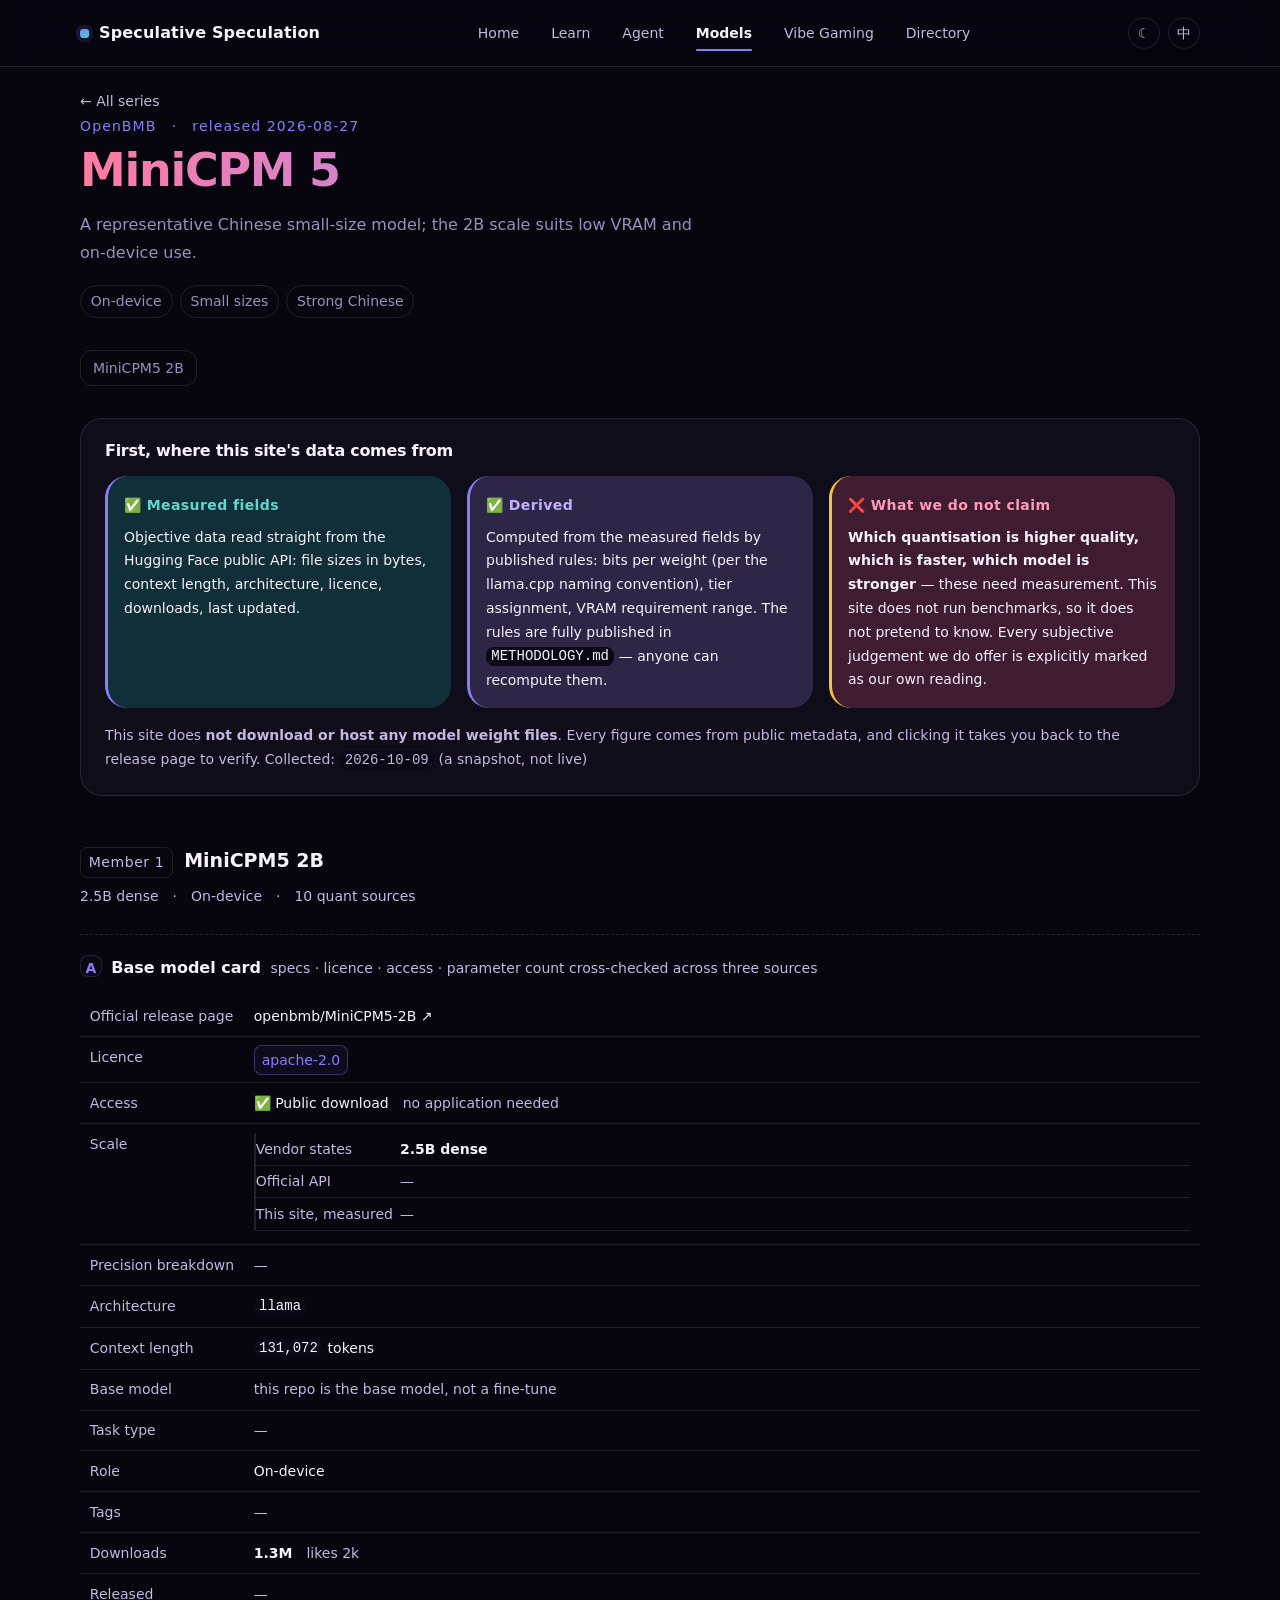
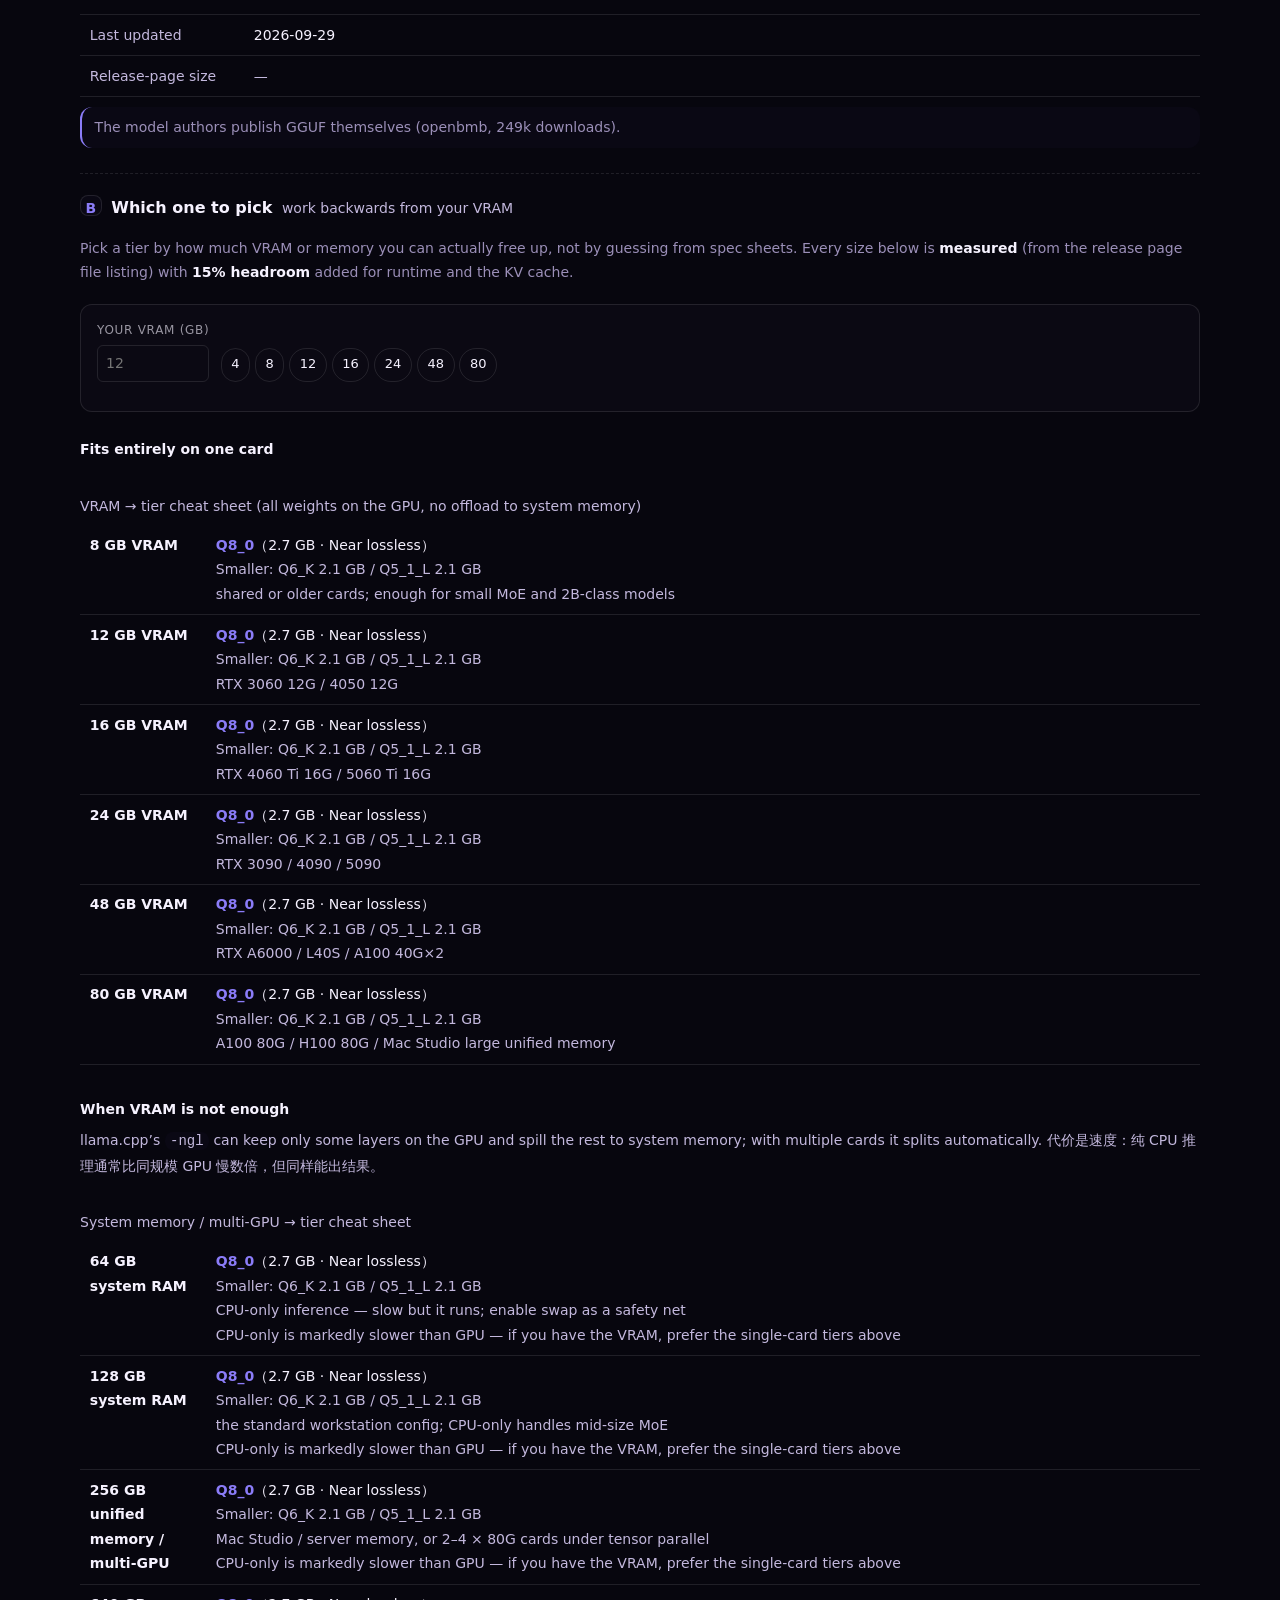
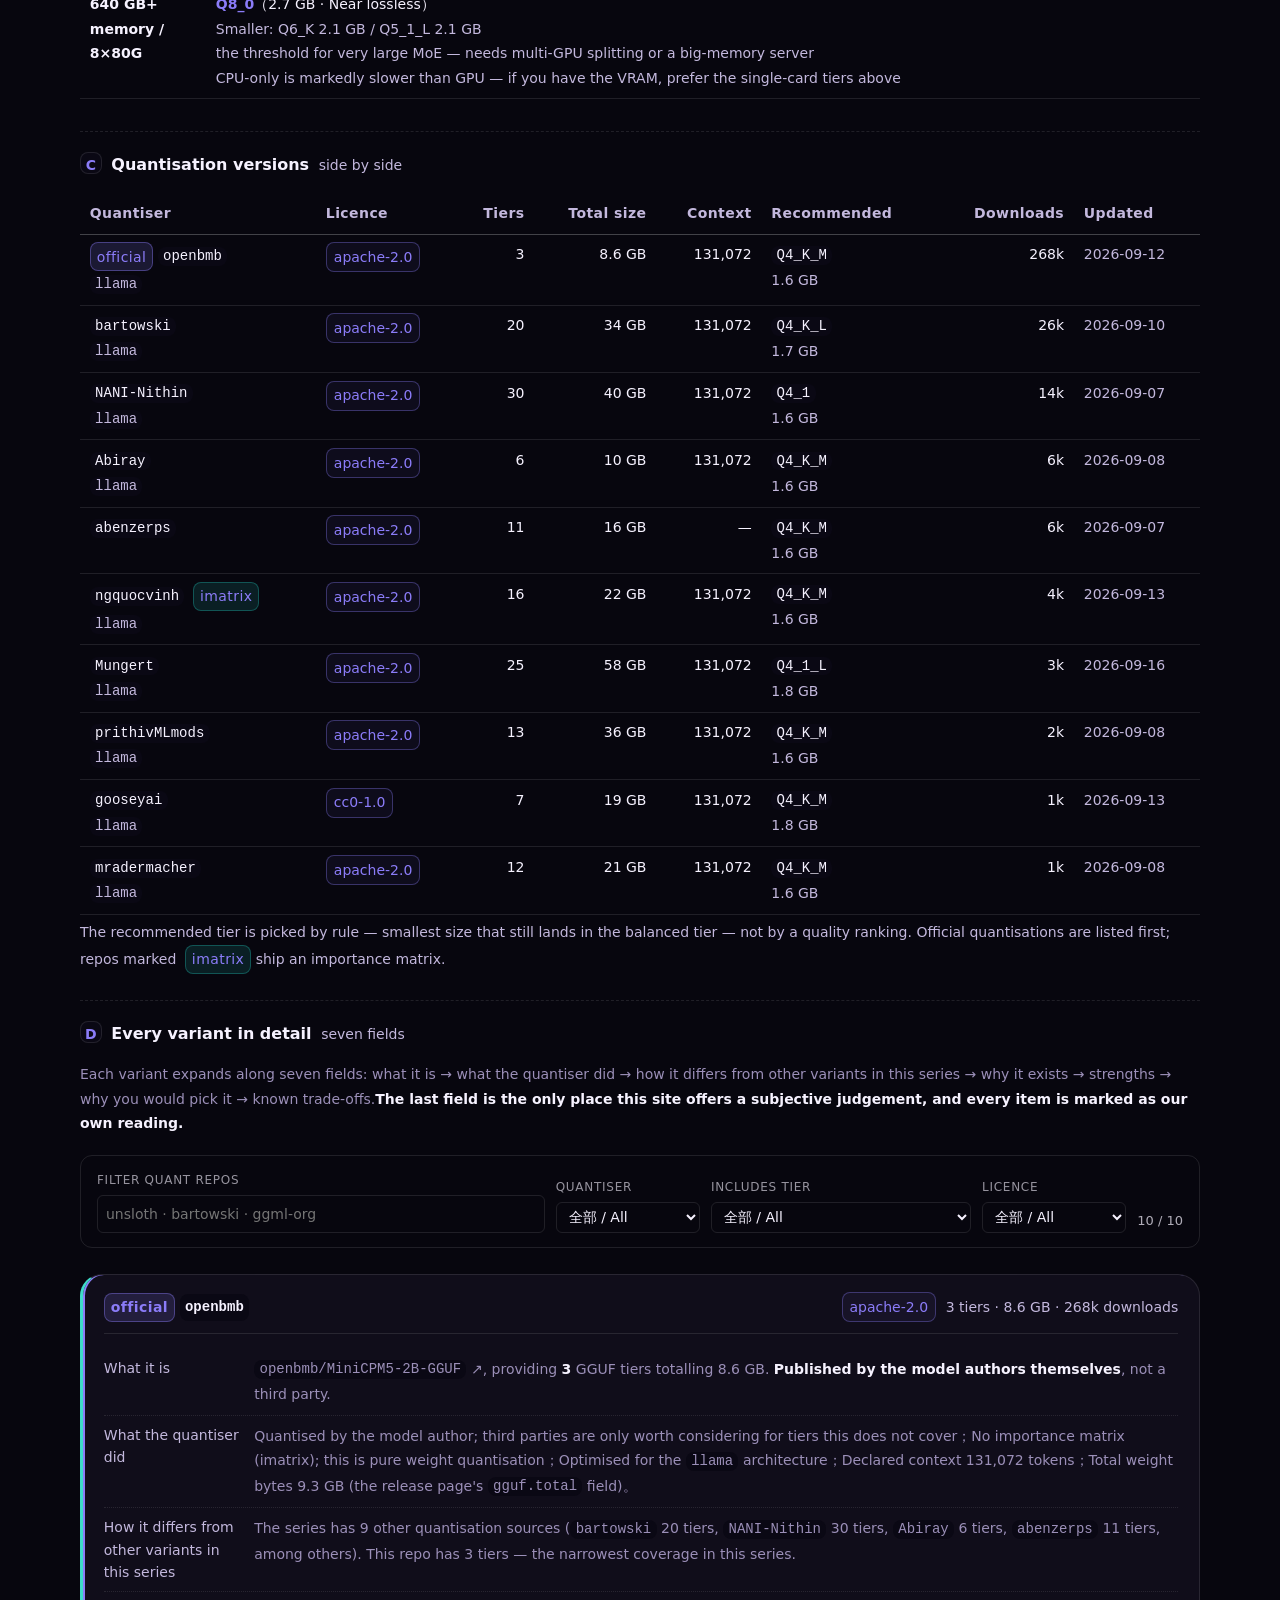
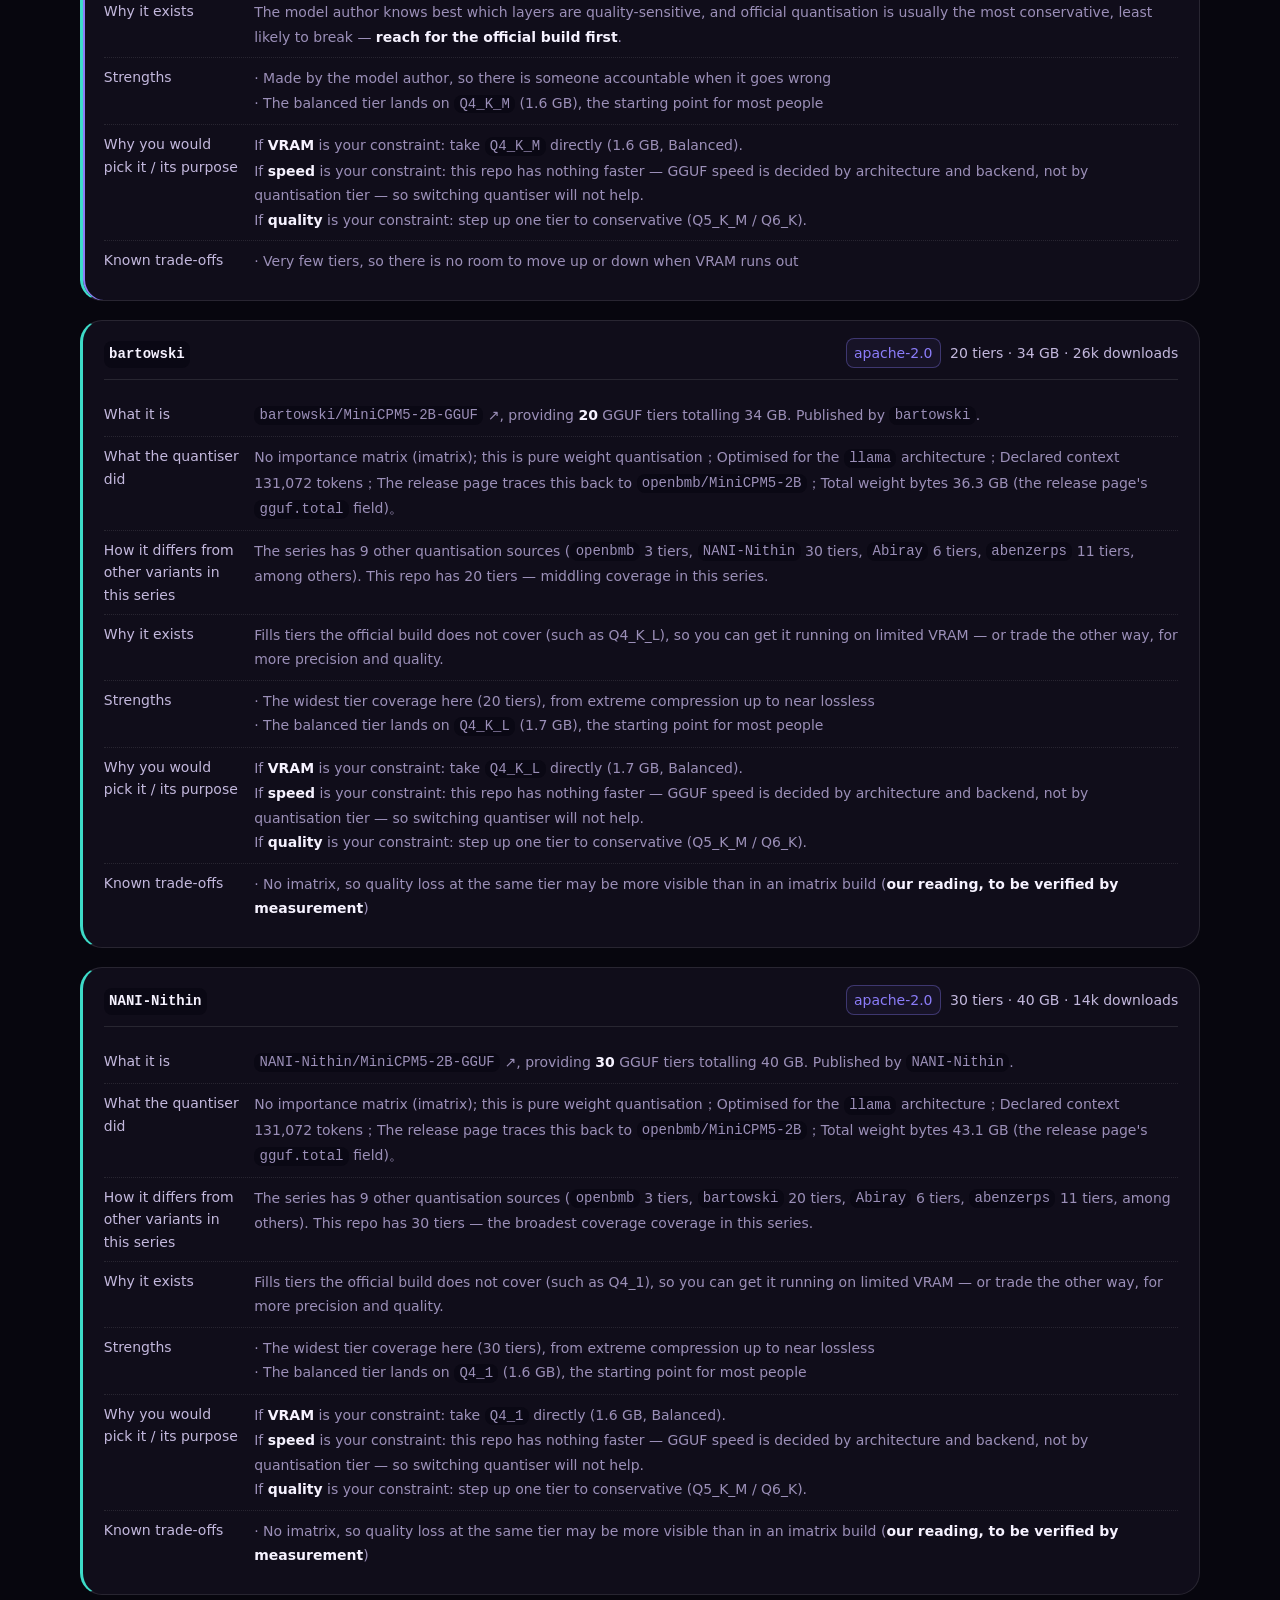
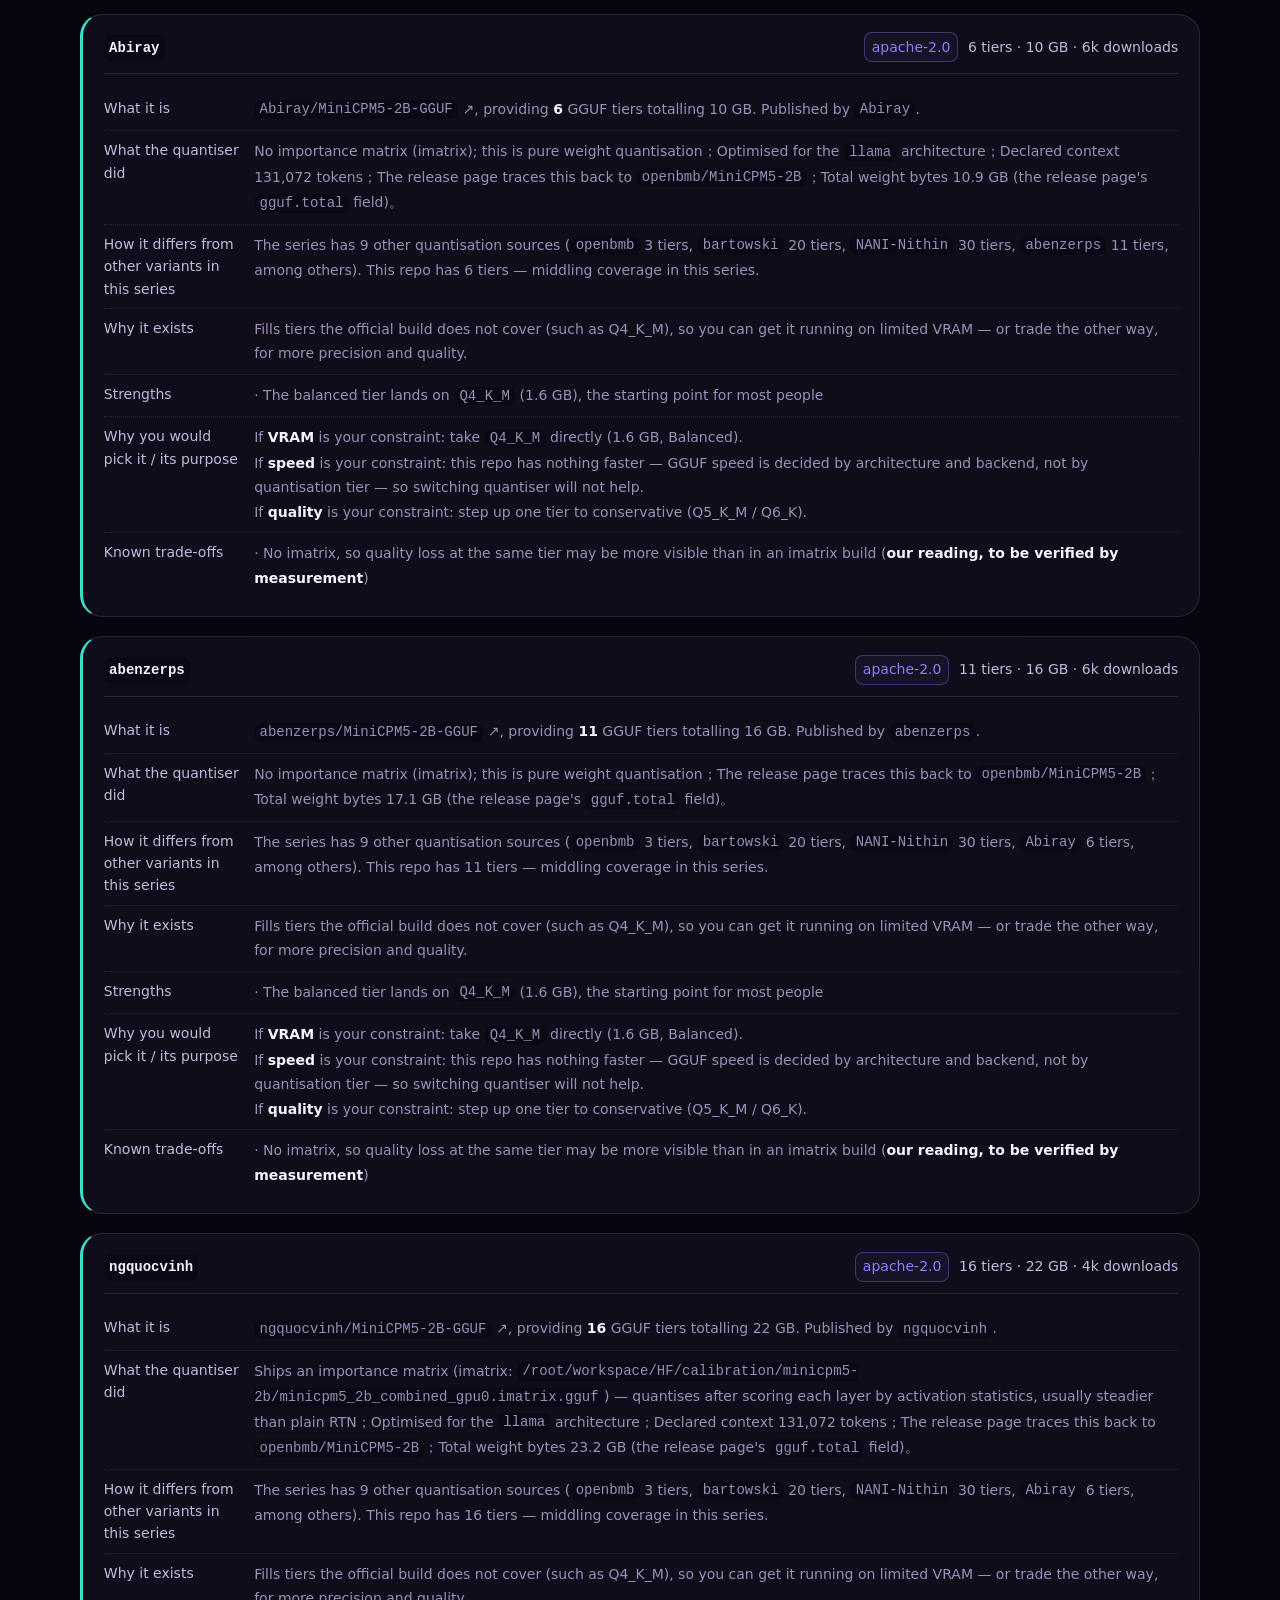
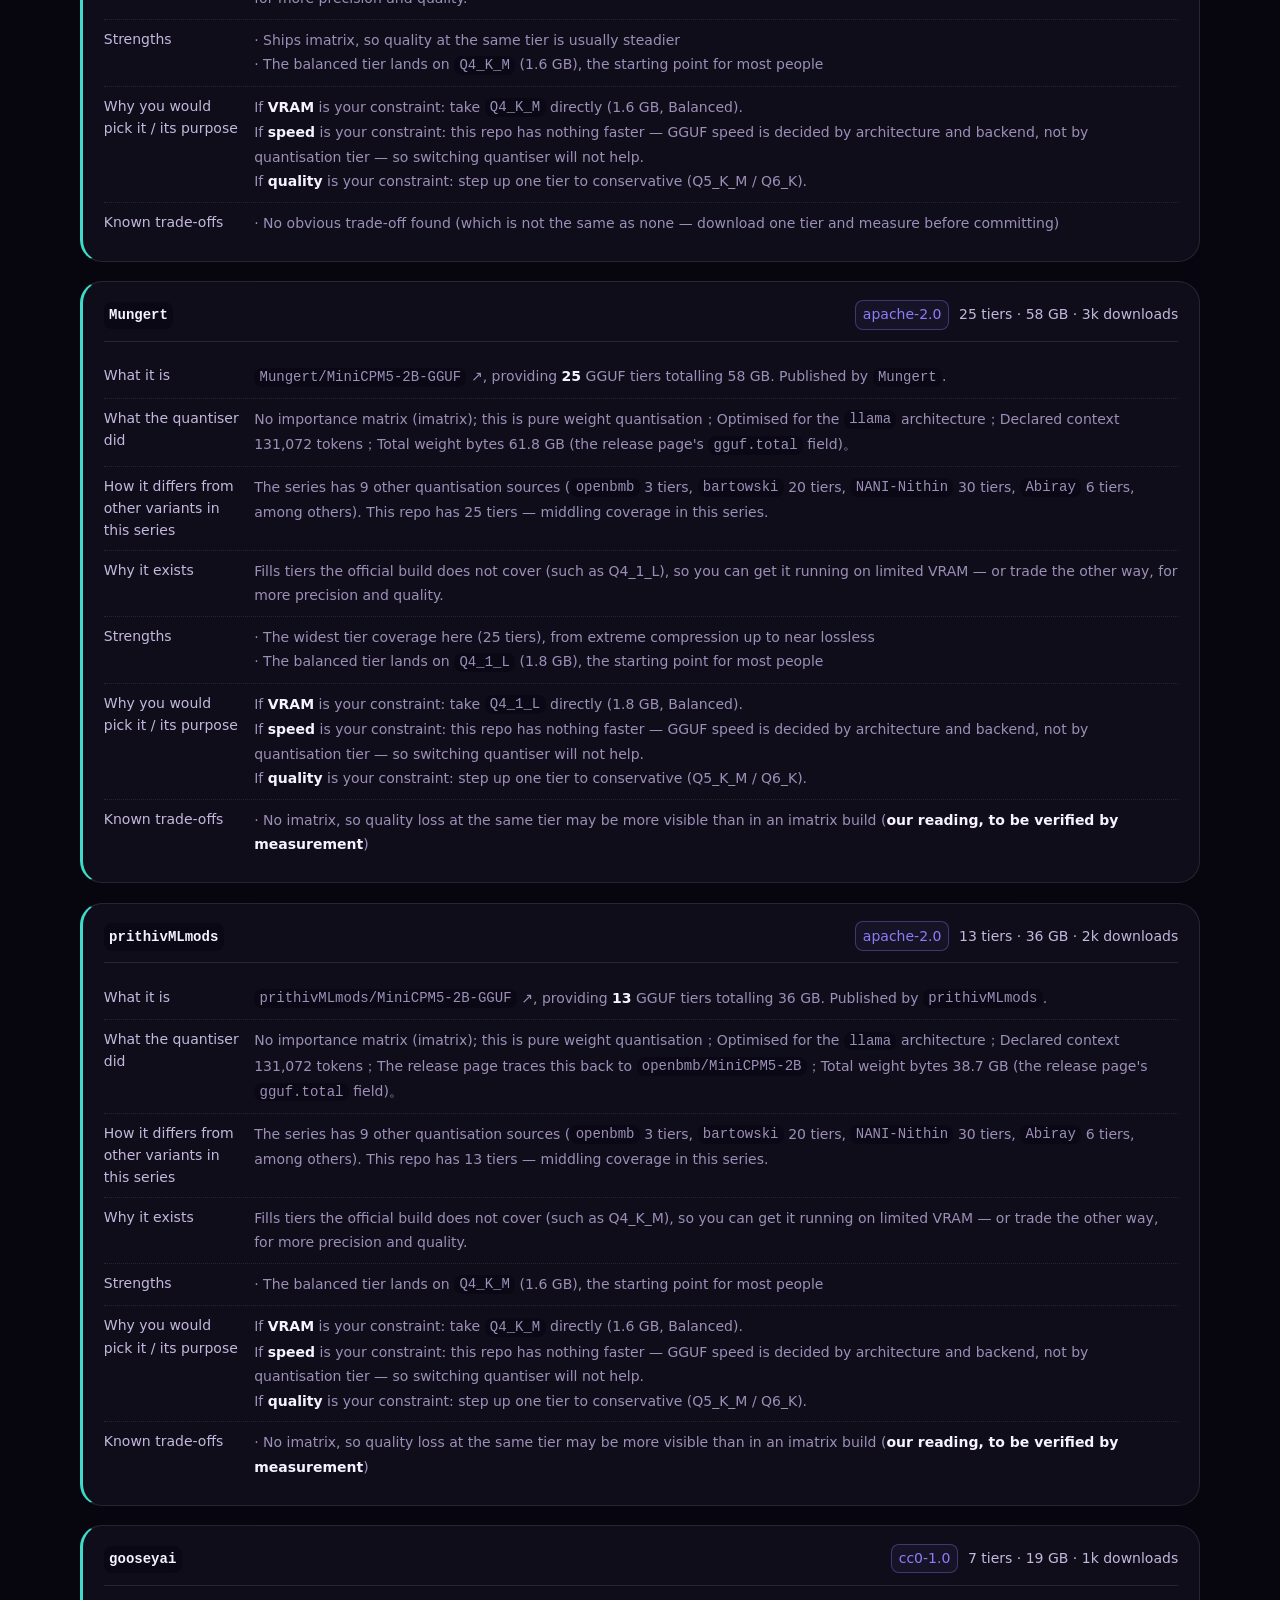
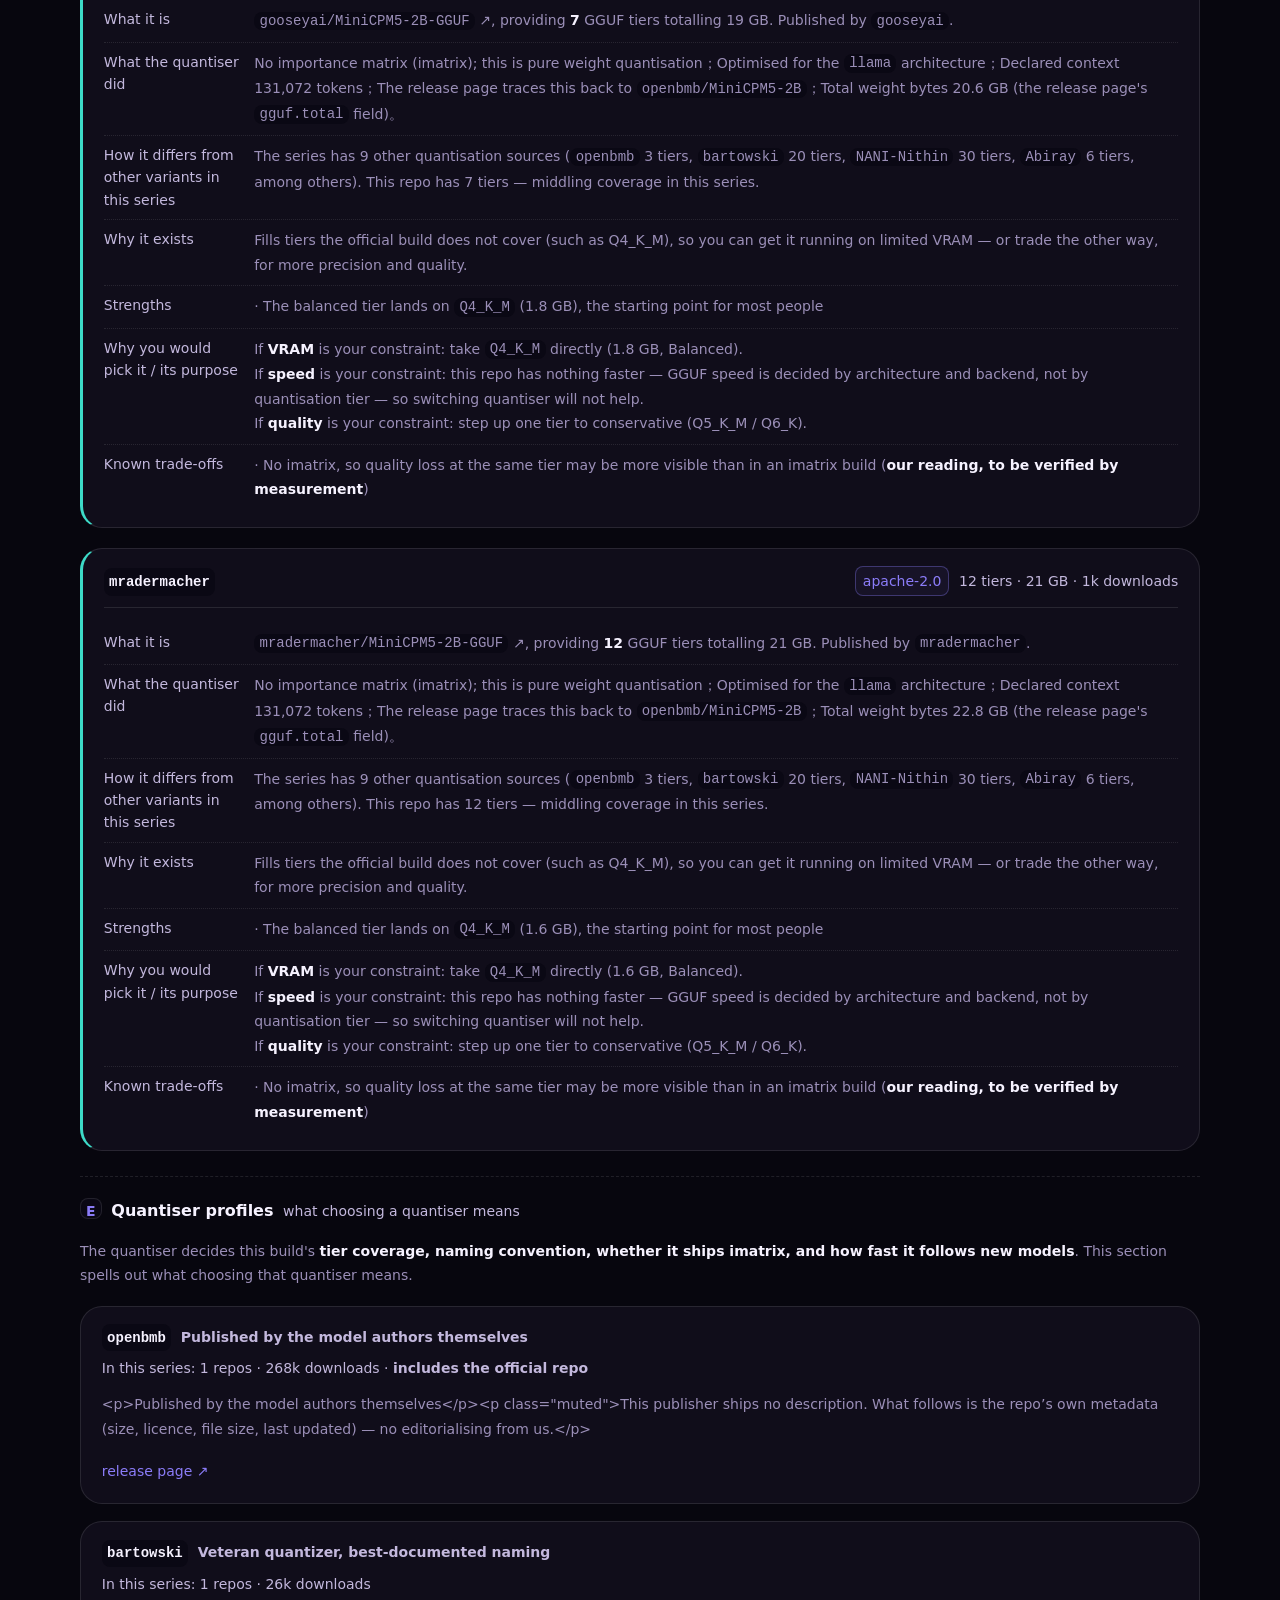
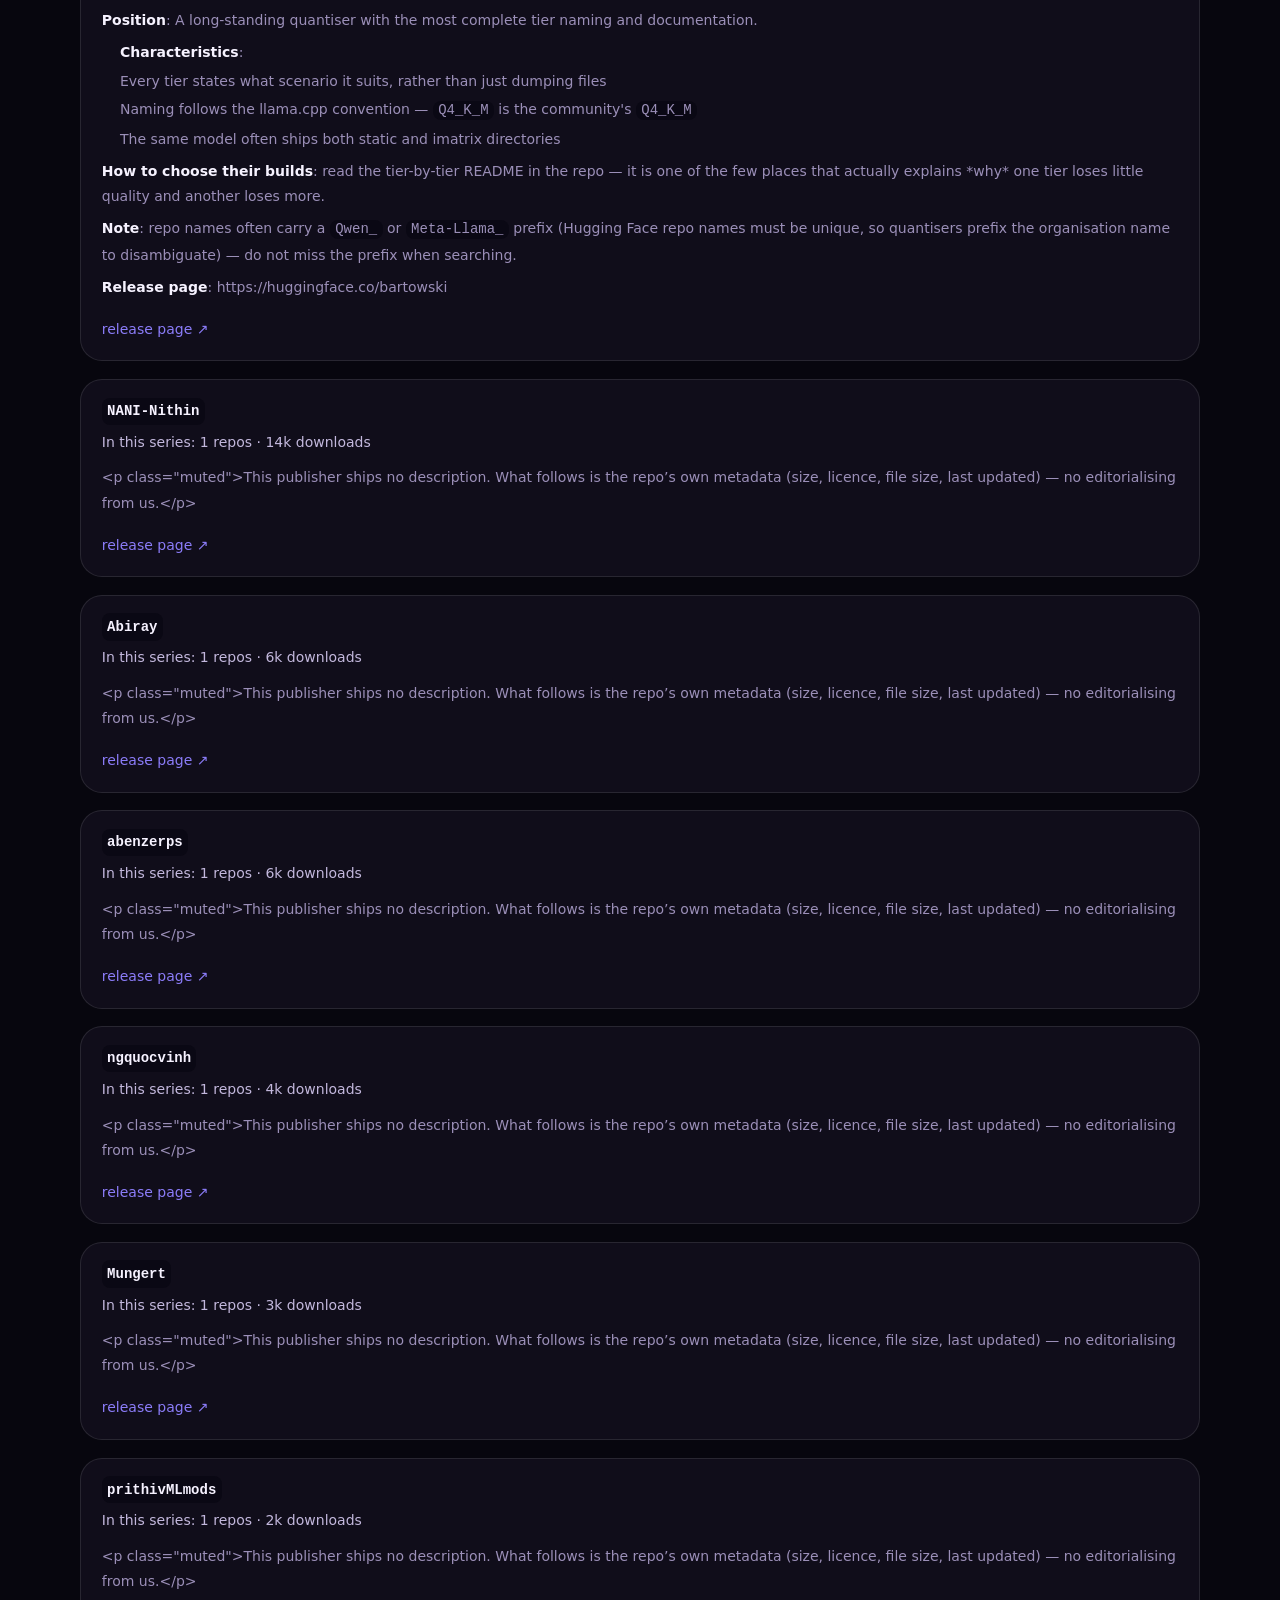
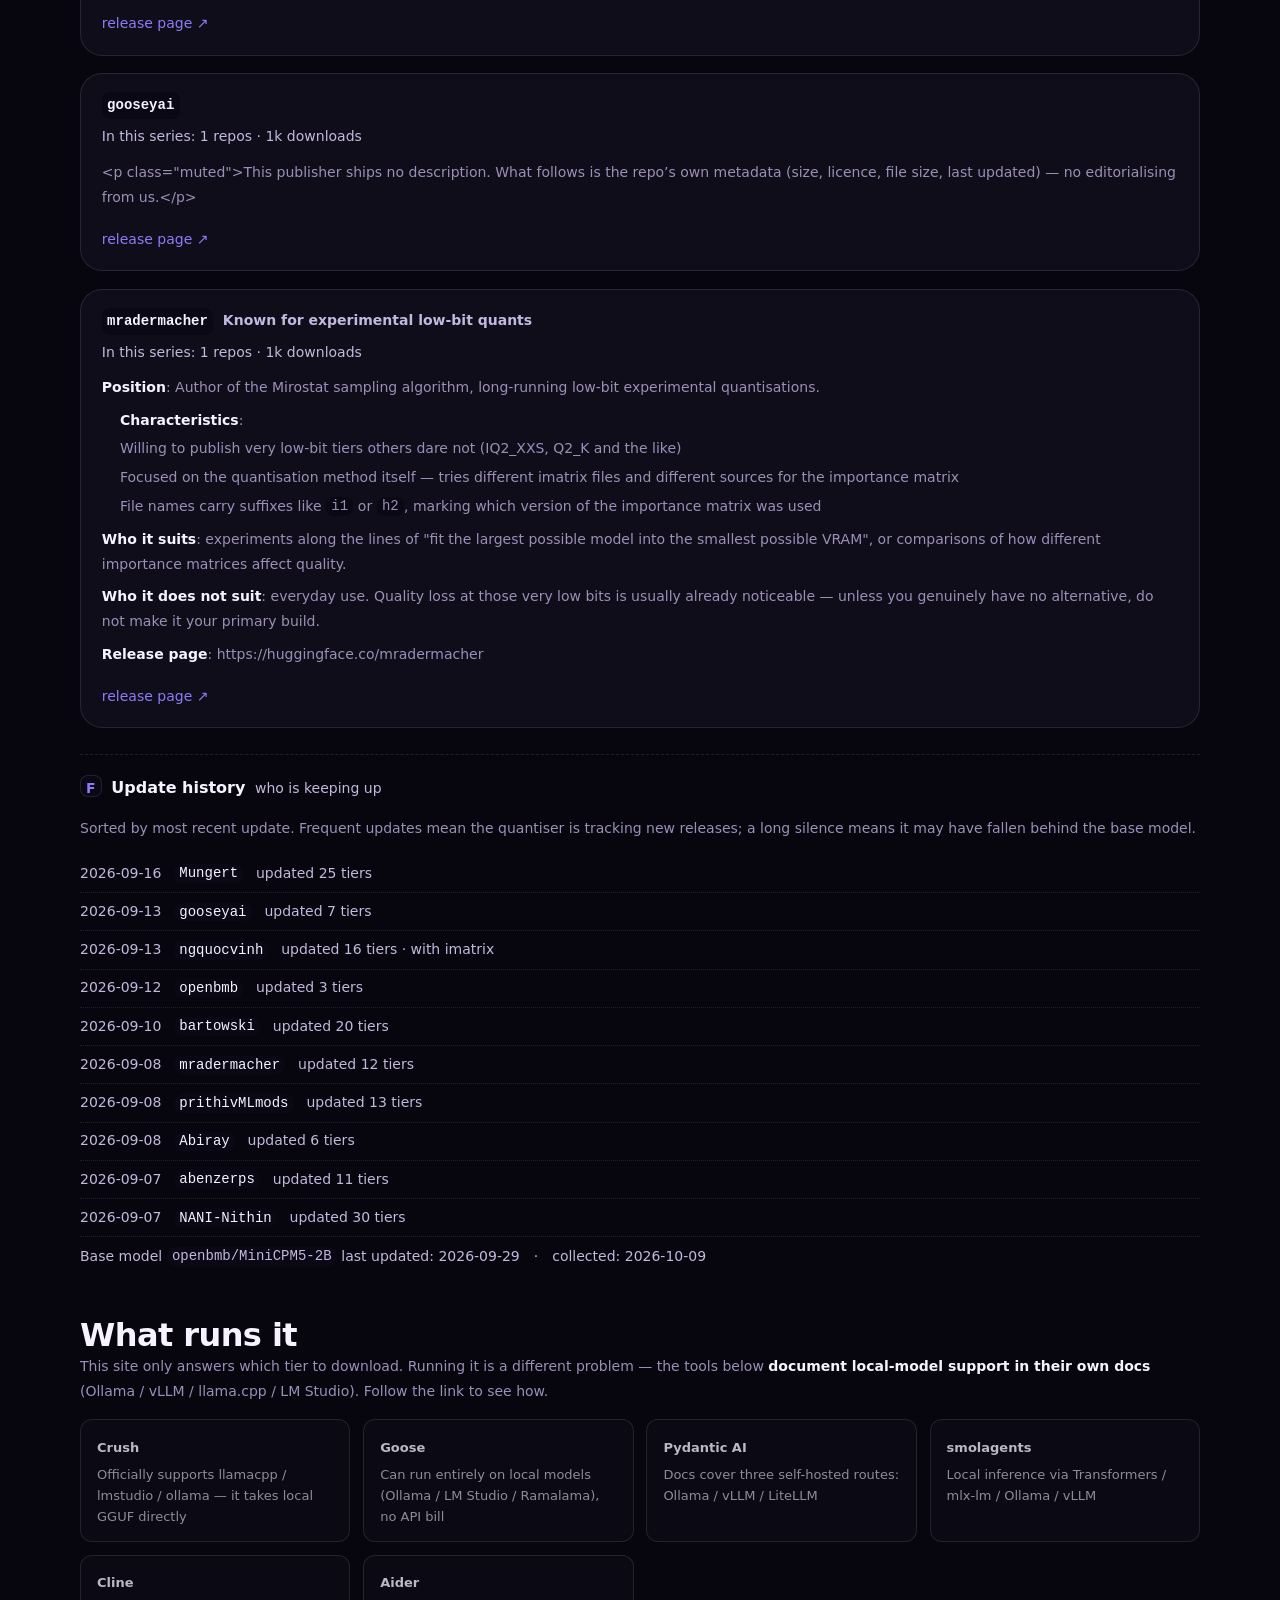
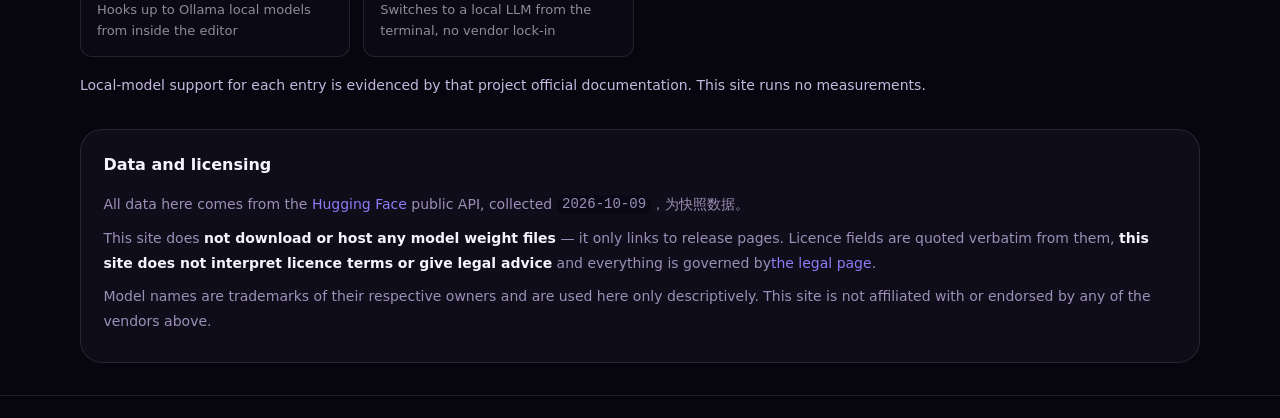
<file: site/series/minicpm5/index.html>
<!DOCTYPE html>
<html lang="zh-CN">
<head>
  <meta charset="UTF-8" />
  <meta name="viewport" content="width=device-width, initial-scale=1.0" />
  <title>MiniCPM 5 量化版 · 本地部署</title>
  <meta name="description" content="MiniCPM 5（面壁智能 · OpenBMB）的第三方 GGUF 量化版本对比：1 个规格、10 个量化来源，含实测文件体积、许可、上下文长度与选档建议。" />
  <link rel="canonical" href="https://models.specul.com/series/minicpm5/" />
  <meta property="og:type" content="website" />
  <meta property="og:site_name" content="MiniCPM 5 量化版 · 本地部署" />
  <meta property="og:url" content="https://models.specul.com/series/minicpm5/" />
  <meta property="og:title" content="MiniCPM 5 量化版 · 本地部署" />
  <meta property="og:description" content="MiniCPM 5（面壁智能 · OpenBMB）的第三方 GGUF 量化版本对比：1 个规格、10 个量化来源，含实测文件体积、许可、上下文长度与选档建议。" />
  <meta name="theme-color" content="#16121f" />
  <link rel="icon" type="image/svg+xml" href="data:image/svg+xml,%3Csvg xmlns='http://www.w3.org/2000/svg' viewBox='0 0 48 48'%3E%3Cdefs%3E%3ClinearGradient id='g' x1='0' y1='0' x2='1' y2='1'%3E%3Cstop offset='0' stop-color='%238b7cf8'/%3E%3Cstop offset='1' stop-color='%2322d3c5'/%3E%3C/linearGradient%3E%3C/defs%3E%3Crect width='48' height='48' rx='12' fill='%2305080f'/%3E%3Cpath d='M14 32 L24 12 L34 32' fill='none' stroke='url(%23g)' stroke-width='2.4' stroke-linejoin='round'/%3E%3Ccircle cx='24' cy='27' r='2.4' fill='%2322d3c5'/%3E%3C/svg%3E" />
  <link rel="stylesheet" href="../../brand.css" />
  <link rel="stylesheet" href="../../site.css" />
  <script type="application/ld+json">{"@context":"https://schema.org","@type":"Dataset","name":"MiniCPM 5 GGUF 量化版本索引","description":"国产小尺寸代表，2B 规模适合低显存与端侧。","url":"https://models.specul.com/series/minicpm5/","isAccessibleForFree":true,"license":"https://creativecommons.org/publicdomain/zero/1.0/","temporalCoverage":"2026-10-09"}</script>
</head>
<!-- B6（2026-10-09）：--accent 原先在这里被**内联到 body 上**（style="--accent:X"），
     同时头部又写了 :root{--accent:X} —— 两处同一份值，冗余。
     而内联样式会**赢过任何选择器**，于是主题级覆盖（html[data-theme="light"]{--accent:…}）
     完全无效：vg 的引擎名在亮色主题下一直是 1.62:1 的金色，就是因为这条内联。
     现在只保留头部那一处 —— 单一真相源，且可被主题覆盖。
     ⚠ 这段注释里**不能出现反引号**：它在模板字符串内部，反引号会提前结束模板
     （写这段时踩了第 4 次；pitfalls 里早有记录）。 -->
<body class="brand-ambient has-tabbar">
  <a class="t-skip" href="#main"><span data-zh>跳到主要内容</span><span data-en>Skip to main content</span></a>
  <header class="site-header">
    <div class="container site-bar">
      <a class="brand" href="https://specul.com/" title="投机取巧">
        <span class="brand-dot" aria-hidden="true"></span>
        <span class="brand-text">
          <span class="brand-name" id="markName" data-zh-name="投机取巧" data-en-name="Speculative Speculation">投机取巧</span>
          <span class="brand-sub" id="markSub" data-zh-sub="Speculative Speculation" data-en-sub="">Speculative Speculation</span>
        </span>
      </a>
      <nav class="nav-links" aria-label="站点导航">
        <a href="https://specul.com/"><span data-zh>首页</span><span data-en>Home</span></a>
        <a href="https://learn.specul.com/"><span data-zh>学 AI</span><span data-en>Learn</span></a>
        <a href="https://agent.specul.com/"><span data-zh>Agent</span><span data-en>Agent</span></a>
        <a href="https://models.specul.com/" aria-current="page"><span data-zh>本地模型</span><span data-en>Models</span></a>
        <a href="https://vg.specul.com/"><span data-zh>AI 做游戏</span><span data-en>Vibe Gaming</span></a>
        <a href="https://nav.specul.com/"><span data-zh>导航</span><span data-en>Directory</span></a>
      </nav>
      <!-- 2026-10-10：.nav-tools 从 nav 元素**内部**移到外面，与 .nav-links 平级。
           放里面时窄屏下它会跟着链接一起换行：链接占满整行 → 按钮被挤到第三条
           （实测顶栏 134px、按钮组孤零零一行）。移出来后它与品牌同行，
           链接独占第二行居中 —— 这才是下面注释里方案 B 想要的样子。 -->
      <span class="nav-tools">
        <button class="icon-btn" id="themeBtn" type="button" aria-label="切换明暗主题" title="切换明暗主题">☾</button>
        <button class="icon-btn" id="langBtn" type="button" aria-label="Switch language" title="Switch language">EN</button>
      </span>
      <!-- B6（2026-10-09）：窄屏（≤900px）下 .nav-links 会隐藏，这个汉堡是替代入口。
           行为在共享 brand.js 里（一处实现、六站共用），样式在共享 brand.css。
           无脚本时 CSS 不会显示它，而是把 .nav-links 在窄屏放出来 —— 不会出现
           「导航被藏进一个点了没反应的按钮」。 -->
      <button class="nav-burger" type="button" aria-label="打开菜单" aria-expanded="false" aria-controls="navDrawer">
        <i></i><i></i><i></i>
      </button>
    </div>
  </header>
  <div class="nav-scrim"></div>
  <aside class="nav-drawer" id="navDrawer" aria-hidden="true" aria-label="站点导航">
    <div class="nav-drawer-h">
      <span class="brand-name"><span data-zh>投机取巧</span><span data-en>Speculative Speculation</span></span>
      <span class="brand-sub" data-zh-sub="Speculative Speculation" data-en-sub="">Speculative Speculation</span>
      <button class="nav-dclose" type="button" aria-label="关闭">×</button>
    </div>
    <nav class="nav-drawer-list">
      <a href="https://specul.com/"><span><span data-zh>首页</span><span data-en>Home</span></span><span class="ar" aria-hidden="true">→</span></a>
      <a href="https://learn.specul.com/"><span><span data-zh>学 AI</span><span data-en>Learn</span></span><span class="ar" aria-hidden="true">→</span></a>
      <a href="https://agent.specul.com/"><span><span data-zh>Agent</span><span data-en>Agent</span></span><span class="ar" aria-hidden="true">→</span></a>
      <a href="https://models.specul.com/" aria-current="page"><span><span data-zh>本地模型</span><span data-en>Models</span></span><span class="ar" aria-hidden="true">→</span></a>
      <a href="https://vg.specul.com/"><span><span data-zh>AI 做游戏</span><span data-en>Vibe Gaming</span></span><span class="ar" aria-hidden="true">→</span></a>
      <a href="https://nav.specul.com/"><span><span data-zh>导航</span><span data-en>Directory</span></span><span class="ar" aria-hidden="true">→</span></a>
    </nav>
    <div class="nav-drawer-foot">
      <p><span data-zh>6 个站，各管一件事</span><span data-en>Six sites, one job each</span></p>
      <nav><a href="https://specul.com/legal.html"><span data-zh>法律条款</span><span data-en>Legal terms</span></a></nav>
    </div>
  </aside>
  <main id="main">
  <div class="container">
    <nav class="crumbs"><a href="https://models.specul.com/">← <span data-zh>全部系列</span><span data-en>All series</span></a></nav>
    <header class="page-head">
      <p class="eyebrow"><span data-zh>面壁智能 · OpenBMB</span><span data-en>OpenBMB</span>　·　<span data-zh>发布于</span><span data-en>released</span> 2026-08-27</p>
      <h1><span data-zh>MiniCPM 5</span><span data-en>MiniCPM 5</span></h1>
      <p class="lede"><span data-zh>国产小尺寸代表，2B 规模适合低显存与端侧。</span><span data-en>A representative Chinese small-size model; the 2B scale suits low VRAM and on-device use.</span></p>
      <ul class="pos"><li><span data-zh>端侧</span><span data-en>On-device</span></li><li><span data-zh>小尺寸</span><span data-en>Small sizes</span></li><li><span data-zh>中文强项</span><span data-en>Strong Chinese</span></li></ul>
      <nav class="member-nav"><a href="#m0"><span data-zh>MiniCPM5 2B</span><span data-en>MiniCPM5 2B</span></a></nav>
    </header>
    <section class="trust">
      <h2><span data-zh>先说清楚：这个站的数据怎么来的</span><span data-en>First, where this site's data comes from</span></h2>
      <div class="trust-grid">
        <div class="trust-item t-a">
          <span class="trust-tag">✅ <span data-zh>实测字段</span><span data-en>Measured fields</span></span>
          <p><span data-zh>直接从 Hugging Face 公开 API 读取的客观数据：文件体积（字节）、上下文长度、架构、许可、下载量、更新时间。</span><span data-en>Objective data read straight from the Hugging Face public API: file sizes in bytes, context length, architecture, licence, downloads, last updated.</span></p>
        </div>
        <div class="trust-item t-b">
          <span class="trust-tag">✅ <span data-zh>推导</span><span data-en>Derived</span></span>
          <p><span data-zh>由实测字段按公开规则算出：每权重比特数（依 llama.cpp 命名标准）、档位归属、显存需求区间。推导规则在</span><span data-en>Computed from the measured fields by published rules: bits per weight (per the llama.cpp naming convention), tier assignment, VRAM requirement range. The rules are fully published in</span> <code>METHODOLOGY.md</code><span data-zh> 完整公开，任何人可复算。</span><span data-en> — anyone can recompute them.</span></p>
        </div>
        <div class="trust-item t-c">
          <span class="trust-tag">❌ <span data-zh>我们不说的</span><span data-en>What we do not claim</span></span>
          <p><span data-zh><b>哪个量化质量更高、哪个更快、哪个模型更强</b>——这些需要实测，本站不跑 benchmark，所以不装作知道。凡我们给出的主观判断，一律显式标注「我们的口径」。</span><span data-en><b>Which quantisation is higher quality, which is faster, which model is stronger</b> — these need measurement. This site does not run benchmarks, so it does not pretend to know. Every subjective judgement we do offer is explicitly marked as our own reading.</span></p>
        </div>
      </div>
      <p class="trust-foot">
        <span data-zh>本站</span><span data-en>This site does</span> <b><span data-zh>不下载、不托管任何模型权重文件</span><span data-en>not download or host any model weight files</span></b><span data-zh>。所有数字都来自公开元数据，点击即可回到发布页核对。</span><span data-en>. Every figure comes from public metadata, and clicking it takes you back to the release page to verify.</span>
        <span data-zh>采集时间</span><span data-en>Collected</span>: <code>2026-10-09</code><span data-zh>（数据快照，非实时）</span><span data-en> (a snapshot, not live)</span>
      </p>
    </section>
      <section class="member" id="m0">
        <h3><span class="member-idx"><span data-zh>成员</span><span data-en>Member</span> 1</span>MiniCPM5 2B</h3>
        <p class="member-meta"><span data-zh>2.5B 密集</span><span data-en>2.5B dense</span>　·　<span data-zh>端侧首选</span><span data-en>On-device</span>　·　<span data-zh>10 个量化来源</span><span data-en>10 quant sources</span></p>
        <div class="block" id="a0">
          <h4><span class="blk">A</span><span data-zh>基础模型卡</span><span data-en>Base model card</span> <small><span data-zh>规格 · 许可 · 访问门槛 · 参数量三来源交叉核对</span><span data-en>specs · licence · access · parameter count cross-checked across three sources</span></small></h4>
      <table class="kv">
        <tr><th><span data-zh>官方发布页</span><span data-en>Official release page</span></th><td><a href="https://huggingface.co/openbmb/MiniCPM5-2B" target="_blank" rel="noopener">openbmb/MiniCPM5-2B ↗</a><br><span class="muted small"></span></td></tr>
        <tr><th><span data-zh>许可</span><span data-en>Licence</span></th><td><a class="lic lic-loose" href="https://huggingface.co/search?license=apache-2.0" target="_blank" rel="noopener">apache-2.0</a></td></tr>
        <tr><th><span data-zh>访问门槛</span><span data-en>Access</span></th><td><span data-zh>✅ 公开下载　<span class="muted">无需申请</span></span><span data-en>✅ Public download　<span class="muted">no application needed</span></span></td></tr>
        <tr><th><span data-zh>规模</span><span data-en>Scale</span></th><td><table class="kv kv-nested">
        <tbody>
          <tr><th><span data-zh>官网标注</span><span data-en>Vendor states</span></th><td><b><span data-zh>2.5B 密集</span><span data-en>2.5B dense</span></b></td></tr>
          <tr><th><span data-zh>官方 API 申报</span><span data-en>Official API</span></th><td><span class="muted">—</span></td></tr>
          <tr><th><span data-zh>本站实测反推</span><span data-en>This site, measured</span></th><td><span class="muted">—</span></td></tr>
        </tbody>
      </table></td></tr>
        <tr><th><span data-zh>权重精度构成</span><span data-en>Precision breakdown</span></th><td><span class="muted">—</span></td></tr>
        <tr><th><span data-zh>架构</span><span data-en>Architecture</span></th><td><code>llama</code></td></tr>
        <tr><th><span data-zh>上下文长度</span><span data-en>Context length</span></th><td><code>131,072</code> tokens</td></tr>
        <tr><th><span data-zh>基座</span><span data-en>Base model</span></th><td><span data-zh><span class="muted">本仓即基座（不是微调版）</span></span><span data-en><span class="muted">this repo is the base model, not a fine-tune</span></span></td></tr>
        <tr><th><span data-zh>任务类型</span><span data-en>Task type</span></th><td><span class="muted">—</span></td></tr>
        <tr><th><span data-zh>定位</span><span data-en>Role</span></th><td><span data-zh>端侧首选</span><span data-en>On-device</span></td></tr>
        <tr><th><span data-zh>标签</span><span data-en>Tags</span></th><td><span class="muted">—</span></td></tr>
        <tr><th><span data-zh>官方下载量</span><span data-en>Downloads</span></th><td><b>1.3M</b>　<span class="muted"><span data-zh>点赞</span><span data-en>likes</span> 2k</span></td></tr>
        <tr><th><span data-zh>发布日</span><span data-en>Released</span></th><td><span class="muted">—</span></td></tr>
        <tr><th><span data-zh>最近更新</span><span data-en>Last updated</span></th><td>2026-09-29</td></tr>
        <tr><th><span data-zh>发布页体积</span><span data-en>Release-page size</span></th><td><span class="muted">—</span></td></tr>
      </table>
            <p class="member-note"><span data-zh>官方自己也出 GGUF（openbmb 249k 下载）。</span><span data-en>The model authors publish GGUF themselves (openbmb, 249k downloads).</span></p>
        </div>
        <div class="block" id="b0">
          <h4><span class="blk">B</span><span data-zh>该选哪个</span><span data-en>Which one to pick</span> <small><span data-zh>按你的显存倒推</span><span data-en>work backwards from your VRAM</span></small></h4>
      <p class="block-lead"><span data-zh>按「你实际能腾出多少显存或内存」选档位，而不是按参数猜。下面每档的体积都是<b>实测值</b>（来自发布页文件列表），<b>加权 15% 余量</b>给运行时与 KV cache。</span><span data-en>Pick a tier by how much VRAM or memory you can actually free up, not by guessing from spec sheets. Every size below is <b>measured</b> (from the release page file listing) with <b>15% headroom</b> added for runtime and the KV cache.</span></p>
      
      <div class="vramtool">
        <div class="vt-row">
          <label class="vt-f"><span class="vt-h"><span data-zh>你的显存（GB）</span><span data-en>Your VRAM (GB)</span></span>
            <input type="number" class="vt-in" min="1" max="1024" step="1" inputmode="numeric" placeholder="12"></label>
          <span class="vt-quick"><button type="button" class="vt-preset" data-gb="4">4</button><button type="button" class="vt-preset" data-gb="8">8</button><button type="button" class="vt-preset" data-gb="12">12</button><button type="button" class="vt-preset" data-gb="16">16</button><button type="button" class="vt-preset" data-gb="24">24</button><button type="button" class="vt-preset" data-gb="48">48</button><button type="button" class="vt-preset" data-gb="80">80</button></span>
        </div>
        <div class="vt-out" aria-live="polite"></div>
        <script type="application/json" class="vt-data">[{"q":"Q1_0","g":0.54,"t":"极限压缩","u":"https://huggingface.co/NANI-Nithin/MiniCPM5-2B-GGUF","b":"NANI-Nithin","rp":"NANI-Nithin/MiniCPM5-2B-GGUF"},{"q":"IQ1_S","g":0.69,"t":"极限压缩","u":"https://huggingface.co/NANI-Nithin/MiniCPM5-2B-GGUF","b":"NANI-Nithin","rp":"NANI-Nithin/MiniCPM5-2B-GGUF"},{"q":"IQ1_M","g":0.73,"t":"极限压缩","u":"https://huggingface.co/NANI-Nithin/MiniCPM5-2B-GGUF","b":"NANI-Nithin","rp":"NANI-Nithin/MiniCPM5-2B-GGUF"},{"q":"IQ2_XXS","g":0.8,"t":"极限压缩","u":"https://huggingface.co/NANI-Nithin/MiniCPM5-2B-GGUF","b":"NANI-Nithin","rp":"NANI-Nithin/MiniCPM5-2B-GGUF"},{"q":"IQ2_XS","g":0.86,"t":"极限压缩","u":"https://huggingface.co/NANI-Nithin/MiniCPM5-2B-GGUF","b":"NANI-Nithin","rp":"NANI-Nithin/MiniCPM5-2B-GGUF"},{"q":"IQ2_S","g":0.92,"t":"极限压缩","u":"https://huggingface.co/NANI-Nithin/MiniCPM5-2B-GGUF","b":"NANI-Nithin","rp":"NANI-Nithin/MiniCPM5-2B-GGUF"},{"q":"Q2_0","g":0.93,"t":"极限压缩","u":"https://huggingface.co/NANI-Nithin/MiniCPM5-2B-GGUF","b":"NANI-Nithin","rp":"NANI-Nithin/MiniCPM5-2B-GGUF"},{"q":"IQ2_M","g":0.97,"t":"极限压缩","u":"https://huggingface.co/bartowski/MiniCPM5-2B-GGUF","b":"bartowski","rp":"bartowski/MiniCPM5-2B-GGUF"},{"q":"Q2_K_S","g":0.98,"t":"极限压缩","u":"https://huggingface.co/NANI-Nithin/MiniCPM5-2B-GGUF","b":"NANI-Nithin","rp":"NANI-Nithin/MiniCPM5-2B-GGUF"},{"q":"Q2_K","g":1.01,"t":"极限压缩","u":"https://huggingface.co/bartowski/MiniCPM5-2B-GGUF","b":"bartowski","rp":"bartowski/MiniCPM5-2B-GGUF"},{"q":"IQ3_XXS","g":1.06,"t":"长上下文优先","u":"https://huggingface.co/NANI-Nithin/MiniCPM5-2B-GGUF","b":"NANI-Nithin","rp":"NANI-Nithin/MiniCPM5-2B-GGUF"},{"q":"IQ3_XS","g":1.07,"t":"长上下文优先","u":"https://huggingface.co/gooseyai/MiniCPM5-2B-GGUF","b":"gooseyai","rp":"gooseyai/MiniCPM5-2B-GGUF"},{"q":"Q3_K_S","g":1.19,"t":"长上下文优先","u":"https://huggingface.co/bartowski/MiniCPM5-2B-GGUF","b":"bartowski","rp":"bartowski/MiniCPM5-2B-GGUF"},{"q":"IQ3_S","g":1.19,"t":"长上下文优先","u":"https://huggingface.co/NANI-Nithin/MiniCPM5-2B-GGUF","b":"NANI-Nithin","rp":"NANI-Nithin/MiniCPM5-2B-GGUF"},{"q":"IQ3_M","g":1.23,"t":"长上下文优先","u":"https://huggingface.co/NANI-Nithin/MiniCPM5-2B-GGUF","b":"NANI-Nithin","rp":"NANI-Nithin/MiniCPM5-2B-GGUF"},{"q":"Q3_K_M","g":1.24,"t":"长上下文优先","u":"https://huggingface.co/bartowski/MiniCPM5-2B-GGUF","b":"bartowski","rp":"bartowski/MiniCPM5-2B-GGUF"},{"q":"Q3_K_L","g":1.29,"t":"长上下文优先","u":"https://huggingface.co/bartowski/MiniCPM5-2B-GGUF","b":"bartowski","rp":"bartowski/MiniCPM5-2B-GGUF"},{"q":"IQ4_XS","g":1.42,"t":"平衡档","u":"https://huggingface.co/NANI-Nithin/MiniCPM5-2B-GGUF","b":"NANI-Nithin","rp":"NANI-Nithin/MiniCPM5-2B-GGUF"},{"q":"Q4_0","g":1.42,"t":"平衡档","u":"https://huggingface.co/Mungert/MiniCPM5-2B-GGUF","b":"Mungert","rp":"Mungert/MiniCPM5-2B-GGUF"},{"q":"IQ4_NL","g":1.49,"t":"平衡档","u":"https://huggingface.co/NANI-Nithin/MiniCPM5-2B-GGUF","b":"NANI-Nithin","rp":"NANI-Nithin/MiniCPM5-2B-GGUF"},{"q":"Q4_K_S","g":1.5,"t":"平衡档","u":"https://huggingface.co/NANI-Nithin/MiniCPM5-2B-GGUF","b":"NANI-Nithin","rp":"NANI-Nithin/MiniCPM5-2B-GGUF"},{"q":"Q4_K_M","g":1.56,"t":"平衡档","u":"https://huggingface.co/openbmb/MiniCPM5-2B-GGUF","b":"openbmb","rp":"openbmb/MiniCPM5-2B-GGUF"},{"q":"Q4_1","g":1.58,"t":"平衡档","u":"https://huggingface.co/Mungert/MiniCPM5-2B-GGUF","b":"Mungert","rp":"Mungert/MiniCPM5-2B-GGUF"},{"q":"Q4_K_L","g":1.71,"t":"平衡档","u":"https://huggingface.co/bartowski/MiniCPM5-2B-GGUF","b":"bartowski","rp":"bartowski/MiniCPM5-2B-GGUF"},{"q":"Q5_0","g":1.74,"t":"保守档","u":"https://huggingface.co/Mungert/MiniCPM5-2B-GGUF","b":"Mungert","rp":"Mungert/MiniCPM5-2B-GGUF"},{"q":"Q5_K_S","g":1.77,"t":"保守档","u":"https://huggingface.co/NANI-Nithin/MiniCPM5-2B-GGUF","b":"NANI-Nithin","rp":"NANI-Nithin/MiniCPM5-2B-GGUF"},{"q":"Q5_K_M","g":1.81,"t":"保守档","u":"https://huggingface.co/NANI-Nithin/MiniCPM5-2B-GGUF","b":"NANI-Nithin","rp":"NANI-Nithin/MiniCPM5-2B-GGUF"},{"q":"Q4_1_L","g":1.81,"t":"平衡档","u":"https://huggingface.co/Mungert/MiniCPM5-2B-GGUF","b":"Mungert","rp":"Mungert/MiniCPM5-2B-GGUF"},{"q":"Q5_1","g":1.89,"t":"保守档","u":"https://huggingface.co/Mungert/MiniCPM5-2B-GGUF","b":"Mungert","rp":"Mungert/MiniCPM5-2B-GGUF"},{"q":"Q5_0_L","g":1.94,"t":"保守档","u":"https://huggingface.co/Mungert/MiniCPM5-2B-GGUF","b":"Mungert","rp":"Mungert/MiniCPM5-2B-GGUF"},{"q":"Q5_K_L","g":2.02,"t":"保守档","u":"https://huggingface.co/Mungert/MiniCPM5-2B-GGUF","b":"Mungert","rp":"Mungert/MiniCPM5-2B-GGUF"},{"q":"Q5_1_L","g":2.06,"t":"保守档","u":"https://huggingface.co/Mungert/MiniCPM5-2B-GGUF","b":"Mungert","rp":"Mungert/MiniCPM5-2B-GGUF"},{"q":"Q6_K","g":2.07,"t":"保守档","u":"https://huggingface.co/NANI-Nithin/MiniCPM5-2B-GGUF","b":"NANI-Nithin","rp":"NANI-Nithin/MiniCPM5-2B-GGUF"},{"q":"Q8_0","g":2.68,"t":"近似无损","u":"https://huggingface.co/openbmb/MiniCPM5-2B-GGUF","b":"openbmb","rp":"openbmb/MiniCPM5-2B-GGUF"},{"q":"BF16","g":5.04,"t":"近似无损","u":"https://huggingface.co/openbmb/MiniCPM5-2B-GGUF","b":"openbmb","rp":"openbmb/MiniCPM5-2B-GGUF"},{"q":"F32","g":10.07,"t":"近似无损","u":"https://huggingface.co/prithivMLmods/MiniCPM5-2B-GGUF","b":"prithivMLmods","rp":"prithivMLmods/MiniCPM5-2B-GGUF"}]</script>
      </div>
      <h3 class="budget-h"><span data-zh>单卡全量装得下</span><span data-en>Fits entirely on one card</span></h3>
      <table class="budget">
        <caption><span data-zh>显存 → 档位速查（权重全部放显存，不卸载到系统内存）</span><span data-en>VRAM → tier cheat sheet (all weights on the GPU, no offload to system memory)</span></caption>
        <tbody>
        <tr>
          <th><span data-zh>8 GB 显存</span><span data-en>8 GB VRAM</span></th>
          <td>
            <b>Q8_0</b>（2.7 GB · <span data-zh>近似无损</span><span data-en>Near lossless</span>）
            <br><span class="muted"><span data-zh>更省：</span><span data-en>Smaller: </span>Q6_K 2.1 GB / Q5_1_L 2.1 GB</span>
            <br><span class="muted"><span data-zh>共享显卡 / 老卡，够跑小MoE 与 2B 级</span><span data-en>shared or older cards; enough for small MoE and 2B-class models</span></span>
          </td>
        </tr>
        <tr>
          <th><span data-zh>12 GB 显存</span><span data-en>12 GB VRAM</span></th>
          <td>
            <b>Q8_0</b>（2.7 GB · <span data-zh>近似无损</span><span data-en>Near lossless</span>）
            <br><span class="muted"><span data-zh>更省：</span><span data-en>Smaller: </span>Q6_K 2.1 GB / Q5_1_L 2.1 GB</span>
            <br><span class="muted"><span data-zh>RTX 3060 12G / 4050 12G</span><span data-en>RTX 3060 12G / 4050 12G</span></span>
          </td>
        </tr>
        <tr>
          <th><span data-zh>16 GB 显存</span><span data-en>16 GB VRAM</span></th>
          <td>
            <b>Q8_0</b>（2.7 GB · <span data-zh>近似无损</span><span data-en>Near lossless</span>）
            <br><span class="muted"><span data-zh>更省：</span><span data-en>Smaller: </span>Q6_K 2.1 GB / Q5_1_L 2.1 GB</span>
            <br><span class="muted"><span data-zh>RTX 4060 Ti 16G / 5060 Ti 16G</span><span data-en>RTX 4060 Ti 16G / 5060 Ti 16G</span></span>
          </td>
        </tr>
        <tr>
          <th><span data-zh>24 GB 显存</span><span data-en>24 GB VRAM</span></th>
          <td>
            <b>Q8_0</b>（2.7 GB · <span data-zh>近似无损</span><span data-en>Near lossless</span>）
            <br><span class="muted"><span data-zh>更省：</span><span data-en>Smaller: </span>Q6_K 2.1 GB / Q5_1_L 2.1 GB</span>
            <br><span class="muted"><span data-zh>RTX 3090 / 4090 / 5090</span><span data-en>RTX 3090 / 4090 / 5090</span></span>
          </td>
        </tr>
        <tr>
          <th><span data-zh>48 GB 显存</span><span data-en>48 GB VRAM</span></th>
          <td>
            <b>Q8_0</b>（2.7 GB · <span data-zh>近似无损</span><span data-en>Near lossless</span>）
            <br><span class="muted"><span data-zh>更省：</span><span data-en>Smaller: </span>Q6_K 2.1 GB / Q5_1_L 2.1 GB</span>
            <br><span class="muted"><span data-zh>RTX A6000 / L40S / A100 40G×2</span><span data-en>RTX A6000 / L40S / A100 40G×2</span></span>
          </td>
        </tr>
        <tr>
          <th><span data-zh>80 GB 显存</span><span data-en>80 GB VRAM</span></th>
          <td>
            <b>Q8_0</b>（2.7 GB · <span data-zh>近似无损</span><span data-en>Near lossless</span>）
            <br><span class="muted"><span data-zh>更省：</span><span data-en>Smaller: </span>Q6_K 2.1 GB / Q5_1_L 2.1 GB</span>
            <br><span class="muted"><span data-zh>A100 80G / H100 80G / Mac Studio 大统一内存</span><span data-en>A100 80G / H100 80G / Mac Studio large unified memory</span></span>
          </td>
        </tr>
        </tbody>
      </table>
      <h3 class="budget-h"><span data-zh>显存不够时的替代路径</span><span data-en>When VRAM is not enough</span></h3>
      <p class="muted small"><span data-zh>llama.cpp 的</span><span data-en>llama.cpp’s</span> <code>-ngl</code> <span data-zh>可以只把部分层放显存、其余落系统内存；多卡则自动切分。</span><span data-en>can keep only some layers on the GPU and spill the rest to system memory; with multiple cards it splits automatically.</span>
        代价是速度：纯 CPU 推理通常比同规模 GPU 慢数倍，但同样能出结果。</p>
      <table class="budget">
        <caption><span data-zh>系统内存 / 多卡 → 档位速查</span><span data-en>System memory / multi-GPU → tier cheat sheet</span></caption>
        <tbody>
        <tr>
          <th><span data-zh>64 GB 系统内存</span><span data-en>64 GB system RAM</span></th>
          <td>
            <b>Q8_0</b>（2.7 GB · <span data-zh>近似无损</span><span data-en>Near lossless</span>）
            <br><span class="muted"><span data-zh>更省：</span><span data-en>Smaller: </span>Q6_K 2.1 GB / Q5_1_L 2.1 GB</span>
            <br><span class="muted"><span data-zh>纯 CPU 推理，速度慢但可跑；建议开swap 兜底</span><span data-en>CPU-only inference — slow but it runs; enable swap as a safety net</span></span><span data-zh><br><span class="muted small">纯 CPU 会明显慢于 GPU；若显存够，优先用上面的单卡档</span></span><span data-en><br><span class="muted small">CPU-only is markedly slower than GPU — if you have the VRAM, prefer the single-card tiers above</span></span>
          </td>
        </tr>
        <tr>
          <th><span data-zh>128 GB 系统内存</span><span data-en>128 GB system RAM</span></th>
          <td>
            <b>Q8_0</b>（2.7 GB · <span data-zh>近似无损</span><span data-en>Near lossless</span>）
            <br><span class="muted"><span data-zh>更省：</span><span data-en>Smaller: </span>Q6_K 2.1 GB / Q5_1_L 2.1 GB</span>
            <br><span class="muted"><span data-zh>工作站标准配置，纯 CPU 可跑中等规模 MoE</span><span data-en>the standard workstation config; CPU-only handles mid-size MoE</span></span><span data-zh><br><span class="muted small">纯 CPU 会明显慢于 GPU；若显存够，优先用上面的单卡档</span></span><span data-en><br><span class="muted small">CPU-only is markedly slower than GPU — if you have the VRAM, prefer the single-card tiers above</span></span>
          </td>
        </tr>
        <tr>
          <th><span data-zh>256 GB 统一内存 / 多卡</span><span data-en>256 GB unified memory / multi-GPU</span></th>
          <td>
            <b>Q8_0</b>（2.7 GB · <span data-zh>近似无损</span><span data-en>Near lossless</span>）
            <br><span class="muted"><span data-zh>更省：</span><span data-en>Smaller: </span>Q6_K 2.1 GB / Q5_1_L 2.1 GB</span>
            <br><span class="muted"><span data-zh>Mac Studio / 服务器内存，或 2~4 张 80G 卡张量并行</span><span data-en>Mac Studio / server memory, or 2–4 × 80G cards under tensor parallel</span></span><span data-zh><br><span class="muted small">纯 CPU 会明显慢于 GPU；若显存够，优先用上面的单卡档</span></span><span data-en><br><span class="muted small">CPU-only is markedly slower than GPU — if you have the VRAM, prefer the single-card tiers above</span></span>
          </td>
        </tr>
        <tr>
          <th><span data-zh>640 GB+ 内存 / 8×80G</span><span data-en>640 GB+ memory / 8×80G</span></th>
          <td>
            <b>Q8_0</b>（2.7 GB · <span data-zh>近似无损</span><span data-en>Near lossless</span>）
            <br><span class="muted"><span data-zh>更省：</span><span data-en>Smaller: </span>Q6_K 2.1 GB / Q5_1_L 2.1 GB</span>
            <br><span class="muted"><span data-zh>超大 MoE 的门槛，需要多卡切分或大内存服务器</span><span data-en>the threshold for very large MoE — needs multi-GPU splitting or a big-memory server</span></span><span data-zh><br><span class="muted small">纯 CPU 会明显慢于 GPU；若显存够，优先用上面的单卡档</span></span><span data-en><br><span class="muted small">CPU-only is markedly slower than GPU — if you have the VRAM, prefer the single-card tiers above</span></span>
          </td>
        </tr>
        </tbody>
      </table>
      <span data-zh><p class="muted small">本系列档位体积跨度 0.7 GB → 10 GB。</span><span data-en><p class="muted small">Tier sizes in this series span 0.7 GB → 10 GB.</span>
        跨度过大说明同一系列的量化选择空间很宽，这正是量化选型的主要收益所在。</p>
      <details class="all-quants">
        <summary><span data-zh>展开：本系列所有档位的实测体积</span><span data-en>Expand: measured sizes for every tier</span>（36 <span data-zh>档</span><span data-en>tiers</span>）</summary>
        <table class="quant-list">
          <thead><tr><th><span data-zh>量化档</span><span data-en>Quant</span></th><th><span data-zh>最小体积</span><span data-en>Min size</span></th><th><span data-zh>每权重比特</span><span data-en>bpw</span></th><th><span data-zh>档位</span><span data-en>Tier</span></th><th><span data-zh>这档意味着什么</span><span data-en>What this tier means</span></th><th><span data-zh>该档文件数 / 体积跨度</span><span data-en>Files in tier / size range</span></th><th>最小体积来源</th></tr></thead>
          <tbody>
            <tr>
              <td><code>IQ1_S</code></td>
              <td><b>0.7 GB</b></td>
              <td>1.62<span class="muted"> bpw</span></td>
              <td><span class="tier tier-4"><span data-zh>极限压缩</span><span data-en>Extreme compression</span></span></td>
              <td class="muted small"><span data-zh>能装下就装，质量明显下降</span><span data-en>Fit it in at the cost of visibly lower quality</span></td>
              <td class="muted small">1 <span data-zh>个</span><span data-en></span></td>
              <td class="muted"><a href="https://huggingface.co/NANI-Nithin/MiniCPM5-2B-GGUF" target="_blank" rel="noopener">NANI-Nithin</a></td>
            </tr>
            <tr>
              <td><code>Q1_0</code></td>
              <td><b>0.5 GB</b></td>
              <td>1.65<span class="muted"> bpw</span></td>
              <td><span class="tier tier-4"><span data-zh>极限压缩</span><span data-en>Extreme compression</span></span></td>
              <td class="muted small"><span data-zh>能装下就装，质量明显下降</span><span data-en>Fit it in at the cost of visibly lower quality</span></td>
              <td class="muted small">2 <span data-zh>个</span><span data-en></span></td>
              <td class="muted"><a href="https://huggingface.co/NANI-Nithin/MiniCPM5-2B-GGUF" target="_blank" rel="noopener">NANI-Nithin</a></td>
            </tr>
            <tr>
              <td><code>IQ1_M</code></td>
              <td><b>0.7 GB</b></td>
              <td>1.90<span class="muted"> bpw</span></td>
              <td><span class="tier tier-4"><span data-zh>极限压缩</span><span data-en>Extreme compression</span></span></td>
              <td class="muted small"><span data-zh>能装下就装，质量明显下降</span><span data-en>Fit it in at the cost of visibly lower quality</span></td>
              <td class="muted small">1 <span data-zh>个</span><span data-en></span></td>
              <td class="muted"><a href="https://huggingface.co/NANI-Nithin/MiniCPM5-2B-GGUF" target="_blank" rel="noopener">NANI-Nithin</a></td>
            </tr>
            <tr>
              <td><code>IQ2_XXS</code></td>
              <td><b>0.8 GB</b></td>
              <td>2.13<span class="muted"> bpw</span></td>
              <td><span class="tier tier-4"><span data-zh>极限压缩</span><span data-en>Extreme compression</span></span></td>
              <td class="muted small"><span data-zh>能装下就装，质量明显下降</span><span data-en>Fit it in at the cost of visibly lower quality</span></td>
              <td class="muted small">1 <span data-zh>个</span><span data-en></span></td>
              <td class="muted"><a href="https://huggingface.co/NANI-Nithin/MiniCPM5-2B-GGUF" target="_blank" rel="noopener">NANI-Nithin</a></td>
            </tr>
            <tr>
              <td><code>IQ2_XS</code></td>
              <td><b>0.9 GB</b></td>
              <td>2.31<span class="muted"> bpw</span></td>
              <td><span class="tier tier-4"><span data-zh>极限压缩</span><span data-en>Extreme compression</span></span></td>
              <td class="muted small"><span data-zh>能装下就装，质量明显下降</span><span data-en>Fit it in at the cost of visibly lower quality</span></td>
              <td class="muted small">2 <span data-zh>个</span><span data-en></span></td>
              <td class="muted"><a href="https://huggingface.co/NANI-Nithin/MiniCPM5-2B-GGUF" target="_blank" rel="noopener">NANI-Nithin</a></td>
            </tr>
            <tr>
              <td><code>IQ2_M</code></td>
              <td><b>1.0 GB</b></td>
              <td>2.39<span class="muted"> bpw</span></td>
              <td><span class="tier tier-4"><span data-zh>极限压缩</span><span data-en>Extreme compression</span></span></td>
              <td class="muted small"><span data-zh>能装下就装，质量明显下降</span><span data-en>Fit it in at the cost of visibly lower quality</span></td>
              <td class="muted small">3 <span data-zh>个</span><span data-en></span></td>
              <td class="muted"><a href="https://huggingface.co/bartowski/MiniCPM5-2B-GGUF" target="_blank" rel="noopener">bartowski</a></td>
            </tr>
            <tr>
              <td><code>IQ2_S</code></td>
              <td><b>0.9 GB</b></td>
              <td>2.46<span class="muted"> bpw</span></td>
              <td><span class="tier tier-4"><span data-zh>极限压缩</span><span data-en>Extreme compression</span></span></td>
              <td class="muted small"><span data-zh>能装下就装，质量明显下降</span><span data-en>Fit it in at the cost of visibly lower quality</span></td>
              <td class="muted small">1 <span data-zh>个</span><span data-en></span></td>
              <td class="muted"><a href="https://huggingface.co/NANI-Nithin/MiniCPM5-2B-GGUF" target="_blank" rel="noopener">NANI-Nithin</a></td>
            </tr>
            <tr>
              <td><code>Q2_0</code></td>
              <td><b>0.9 GB</b></td>
              <td>2.62<span class="muted"> bpw</span></td>
              <td><span class="tier tier-4"><span data-zh>极限压缩</span><span data-en>Extreme compression</span></span></td>
              <td class="muted small"><span data-zh>能装下就装，质量明显下降</span><span data-en>Fit it in at the cost of visibly lower quality</span></td>
              <td class="muted small">1 <span data-zh>个</span><span data-en></span></td>
              <td class="muted"><a href="https://huggingface.co/NANI-Nithin/MiniCPM5-2B-GGUF" target="_blank" rel="noopener">NANI-Nithin</a></td>
            </tr>
            <tr>
              <td><code>Q2_K_S</code></td>
              <td><b>1.0 GB</b></td>
              <td>2.71<span class="muted"> bpw</span></td>
              <td><span class="tier tier-4"><span data-zh>极限压缩</span><span data-en>Extreme compression</span></span></td>
              <td class="muted small"><span data-zh>能装下就装，质量明显下降</span><span data-en>Fit it in at the cost of visibly lower quality</span></td>
              <td class="muted small">2 <span data-zh>个</span><span data-en></span></td>
              <td class="muted"><a href="https://huggingface.co/NANI-Nithin/MiniCPM5-2B-GGUF" target="_blank" rel="noopener">NANI-Nithin</a></td>
            </tr>
            <tr>
              <td><code>Q2_K</code></td>
              <td><b>1.0 GB</b></td>
              <td>2.80<span class="muted"> bpw</span></td>
              <td><span class="tier tier-4"><span data-zh>极限压缩</span><span data-en>Extreme compression</span></span></td>
              <td class="muted small"><span data-zh>能装下就装，质量明显下降</span><span data-en>Fit it in at the cost of visibly lower quality</span></td>
              <td class="muted small">5 <span data-zh>个</span><span data-en></span></td>
              <td class="muted"><a href="https://huggingface.co/bartowski/MiniCPM5-2B-GGUF" target="_blank" rel="noopener">bartowski</a></td>
            </tr>
            <tr>
              <td><code>IQ3_XXS</code></td>
              <td><b>1.1 GB</b></td>
              <td>3.06<span class="muted"> bpw</span></td>
              <td><span class="tier tier-3"><span data-zh>长上下文优先</span><span data-en>Long context first</span></span></td>
              <td class="muted small"><span data-zh>KV 缓存也吃紧时的选择</span><span data-en>The pick when the KV cache is also tight</span></td>
              <td class="muted small">3 <span data-zh>个</span><span data-en></span> · 1.1 GB~1.1 GB</td>
              <td class="muted"><a href="https://huggingface.co/NANI-Nithin/MiniCPM5-2B-GGUF" target="_blank" rel="noopener">NANI-Nithin</a></td>
            </tr>
            <tr>
              <td><code>IQ3_S</code></td>
              <td><b>1.2 GB</b></td>
              <td>3.35<span class="muted"> bpw</span></td>
              <td><span class="tier tier-3"><span data-zh>长上下文优先</span><span data-en>Long context first</span></span></td>
              <td class="muted small"><span data-zh>KV 缓存也吃紧时的选择</span><span data-en>The pick when the KV cache is also tight</span></td>
              <td class="muted small">3 <span data-zh>个</span><span data-en></span> · 1.2 GB~1.3 GB</td>
              <td class="muted"><a href="https://huggingface.co/NANI-Nithin/MiniCPM5-2B-GGUF" target="_blank" rel="noopener">NANI-Nithin</a></td>
            </tr>
            <tr>
              <td><code>IQ3_XS</code></td>
              <td><b>1.1 GB</b></td>
              <td>3.36<span class="muted"> bpw</span></td>
              <td><span class="tier tier-3"><span data-zh>长上下文优先</span><span data-en>Long context first</span></span></td>
              <td class="muted small"><span data-zh>KV 缓存也吃紧时的选择</span><span data-en>The pick when the KV cache is also tight</span></td>
              <td class="muted small">4 <span data-zh>个</span><span data-en></span> · 1.1 GB~1.2 GB</td>
              <td class="muted"><a href="https://huggingface.co/gooseyai/MiniCPM5-2B-GGUF" target="_blank" rel="noopener">gooseyai</a></td>
            </tr>
            <tr>
              <td><code>Q3_K_S</code></td>
              <td><b>1.2 GB</b></td>
              <td>3.50<span class="muted"> bpw</span></td>
              <td><span class="tier tier-3"><span data-zh>长上下文优先</span><span data-en>Long context first</span></span></td>
              <td class="muted small"><span data-zh>KV 缓存也吃紧时的选择</span><span data-en>The pick when the KV cache is also tight</span></td>
              <td class="muted small">5 <span data-zh>个</span><span data-en></span> · 1.2 GB~1.4 GB</td>
              <td class="muted"><a href="https://huggingface.co/bartowski/MiniCPM5-2B-GGUF" target="_blank" rel="noopener">bartowski</a></td>
            </tr>
            <tr>
              <td><code>Q3_K_M</code></td>
              <td><b>1.2 GB</b></td>
              <td>3.55<span class="muted"> bpw</span></td>
              <td><span class="tier tier-3"><span data-zh>长上下文优先</span><span data-en>Long context first</span></span></td>
              <td class="muted small"><span data-zh>KV 缓存也吃紧时的选择</span><span data-en>The pick when the KV cache is also tight</span></td>
              <td class="muted small">8 <span data-zh>个</span><span data-en></span> · 1.2 GB~1.4 GB</td>
              <td class="muted"><a href="https://huggingface.co/bartowski/MiniCPM5-2B-GGUF" target="_blank" rel="noopener">bartowski</a></td>
            </tr>
            <tr>
              <td><code>Q3_K_L</code></td>
              <td><b>1.3 GB</b></td>
              <td>3.60<span class="muted"> bpw</span></td>
              <td><span class="tier tier-3"><span data-zh>长上下文优先</span><span data-en>Long context first</span></span></td>
              <td class="muted small"><span data-zh>KV 缓存也吃紧时的选择</span><span data-en>The pick when the KV cache is also tight</span></td>
              <td class="muted small">6 <span data-zh>个</span><span data-en></span> · 1.3 GB~1.6 GB</td>
              <td class="muted"><a href="https://huggingface.co/bartowski/MiniCPM5-2B-GGUF" target="_blank" rel="noopener">bartowski</a></td>
            </tr>
            <tr>
              <td><code>IQ3_M</code></td>
              <td><b>1.2 GB</b></td>
              <td>3.66<span class="muted"> bpw</span></td>
              <td><span class="tier tier-3"><span data-zh>长上下文优先</span><span data-en>Long context first</span></span></td>
              <td class="muted small"><span data-zh>KV 缓存也吃紧时的选择</span><span data-en>The pick when the KV cache is also tight</span></td>
              <td class="muted small">5 <span data-zh>个</span><span data-en></span> · 1.2 GB~1.4 GB</td>
              <td class="muted"><a href="https://huggingface.co/NANI-Nithin/MiniCPM5-2B-GGUF" target="_blank" rel="noopener">NANI-Nithin</a></td>
            </tr>
            <tr>
              <td><code>IQ4_NL</code></td>
              <td><b>1.5 GB</b></td>
              <td>4.05<span class="muted"> bpw</span></td>
              <td><span class="tier tier-2"><span data-zh>平衡档</span><span data-en>Balanced</span></span></td>
              <td class="muted small"><span data-zh>默认推荐，质量和体积的折中点</span><span data-en>The default recommendation — the compromise between quality and size</span></td>
              <td class="muted small">5 <span data-zh>个</span><span data-en></span> · 1.5 GB~1.7 GB</td>
              <td class="muted"><a href="https://huggingface.co/NANI-Nithin/MiniCPM5-2B-GGUF" target="_blank" rel="noopener">NANI-Nithin</a></td>
            </tr>
            <tr>
              <td><code>IQ4_XS</code></td>
              <td><b>1.4 GB</b></td>
              <td>4.25<span class="muted"> bpw</span></td>
              <td><span class="tier tier-2"><span data-zh>平衡档</span><span data-en>Balanced</span></span></td>
              <td class="muted small"><span data-zh>默认推荐，质量和体积的折中点</span><span data-en>The default recommendation — the compromise between quality and size</span></td>
              <td class="muted small">7 <span data-zh>个</span><span data-en></span> · 1.4 GB~1.6 GB</td>
              <td class="muted"><a href="https://huggingface.co/NANI-Nithin/MiniCPM5-2B-GGUF" target="_blank" rel="noopener">NANI-Nithin</a></td>
            </tr>
            <tr>
              <td><code>Q4_0</code></td>
              <td><b>1.4 GB</b></td>
              <td>4.55<span class="muted"> bpw</span></td>
              <td><span class="tier tier-2"><span data-zh>平衡档</span><span data-en>Balanced</span></span></td>
              <td class="muted small"><span data-zh>默认推荐，质量和体积的折中点</span><span data-en>The default recommendation — the compromise between quality and size</span></td>
              <td class="muted small">7 <span data-zh>个</span><span data-en></span> · 1.4 GB~1.7 GB</td>
              <td class="muted"><a href="https://huggingface.co/Mungert/MiniCPM5-2B-GGUF" target="_blank" rel="noopener">Mungert</a></td>
            </tr>
            <tr>
              <td><code>Q4_K_S</code></td>
              <td><b>1.5 GB</b></td>
              <td>4.75<span class="muted"> bpw</span></td>
              <td><span class="tier tier-2"><span data-zh>平衡档</span><span data-en>Balanced</span></span></td>
              <td class="muted small"><span data-zh>默认推荐，质量和体积的折中点</span><span data-en>The default recommendation — the compromise between quality and size</span></td>
              <td class="muted small">7 <span data-zh>个</span><span data-en></span> · 1.5 GB~1.6 GB</td>
              <td class="muted"><a href="https://huggingface.co/NANI-Nithin/MiniCPM5-2B-GGUF" target="_blank" rel="noopener">NANI-Nithin</a></td>
            </tr>
            <tr>
              <td><code>Q4_1</code></td>
              <td><b>1.6 GB</b></td>
              <td>4.83<span class="muted"> bpw</span></td>
              <td><span class="tier tier-2"><span data-zh>平衡档</span><span data-en>Balanced</span></span></td>
              <td class="muted small"><span data-zh>默认推荐，质量和体积的折中点</span><span data-en>The default recommendation — the compromise between quality and size</span></td>
              <td class="muted small">3 <span data-zh>个</span><span data-en></span></td>
              <td class="muted"><a href="https://huggingface.co/Mungert/MiniCPM5-2B-GGUF" target="_blank" rel="noopener">Mungert</a></td>
            </tr>
            <tr>
              <td><code>Q4_1_L</code></td>
              <td><b>1.8 GB</b></td>
              <td>4.83<span class="muted"> bpw</span></td>
              <td><span class="tier tier-2"><span data-zh>平衡档</span><span data-en>Balanced</span></span></td>
              <td class="muted small"><span data-zh>默认推荐，质量和体积的折中点</span><span data-en>The default recommendation — the compromise between quality and size</span></td>
              <td class="muted small">1 <span data-zh>个</span><span data-en></span></td>
              <td class="muted"><a href="https://huggingface.co/Mungert/MiniCPM5-2B-GGUF" target="_blank" rel="noopener">Mungert</a></td>
            </tr>
            <tr>
              <td><code>Q4_K_M</code></td>
              <td><b>1.6 GB</b></td>
              <td>4.85<span class="muted"> bpw</span></td>
              <td><span class="tier tier-2"><span data-zh>平衡档</span><span data-en>Balanced</span></span></td>
              <td class="muted small"><span data-zh>默认推荐，质量和体积的折中点</span><span data-en>The default recommendation — the compromise between quality and size</span></td>
              <td class="muted small">10 <span data-zh>个</span><span data-en></span> · 1.6 GB~1.8 GB</td>
              <td class="muted"><a href="https://huggingface.co/openbmb/MiniCPM5-2B-GGUF" target="_blank" rel="noopener">openbmb</a></td>
            </tr>
            <tr>
              <td><code>Q4_K_L</code></td>
              <td><b>1.7 GB</b></td>
              <td>4.95<span class="muted"> bpw</span></td>
              <td><span class="tier tier-2"><span data-zh>平衡档</span><span data-en>Balanced</span></span></td>
              <td class="muted small"><span data-zh>默认推荐，质量和体积的折中点</span><span data-en>The default recommendation — the compromise between quality and size</span></td>
              <td class="muted small">2 <span data-zh>个</span><span data-en></span></td>
              <td class="muted"><a href="https://huggingface.co/bartowski/MiniCPM5-2B-GGUF" target="_blank" rel="noopener">bartowski</a></td>
            </tr>
            <tr>
              <td><code>Q5_K_S</code></td>
              <td><b>1.8 GB</b></td>
              <td>5.54<span class="muted"> bpw</span></td>
              <td><span class="tier tier-1"><span data-zh>保守档</span><span data-en>Conservative</span></span></td>
              <td class="muted small"><span data-zh>几乎无质量损失</span><span data-en>Almost no quality loss</span></td>
              <td class="muted small">6 <span data-zh>个</span><span data-en></span> · 1.8 GB~1.9 GB</td>
              <td class="muted"><a href="https://huggingface.co/NANI-Nithin/MiniCPM5-2B-GGUF" target="_blank" rel="noopener">NANI-Nithin</a></td>
            </tr>
            <tr>
              <td><code>Q5_0</code></td>
              <td><b>1.7 GB</b></td>
              <td>5.54<span class="muted"> bpw</span></td>
              <td><span class="tier tier-1"><span data-zh>保守档</span><span data-en>Conservative</span></span></td>
              <td class="muted small"><span data-zh>几乎无质量损失</span><span data-en>Almost no quality loss</span></td>
              <td class="muted small">3 <span data-zh>个</span><span data-en></span></td>
              <td class="muted"><a href="https://huggingface.co/Mungert/MiniCPM5-2B-GGUF" target="_blank" rel="noopener">Mungert</a></td>
            </tr>
            <tr>
              <td><code>Q5_0_L</code></td>
              <td><b>1.9 GB</b></td>
              <td>5.54<span class="muted"> bpw</span></td>
              <td><span class="tier tier-1"><span data-zh>保守档</span><span data-en>Conservative</span></span></td>
              <td class="muted small"><span data-zh>几乎无质量损失</span><span data-en>Almost no quality loss</span></td>
              <td class="muted small">1 <span data-zh>个</span><span data-en></span></td>
              <td class="muted"><a href="https://huggingface.co/Mungert/MiniCPM5-2B-GGUF" target="_blank" rel="noopener">Mungert</a></td>
            </tr>
            <tr>
              <td><code>Q5_K_M</code></td>
              <td><b>1.8 GB</b></td>
              <td>5.69<span class="muted"> bpw</span></td>
              <td><span class="tier tier-1"><span data-zh>保守档</span><span data-en>Conservative</span></span></td>
              <td class="muted small"><span data-zh>几乎无质量损失</span><span data-en>Almost no quality loss</span></td>
              <td class="muted small">8 <span data-zh>个</span><span data-en></span> · 1.8 GB~1.9 GB</td>
              <td class="muted"><a href="https://huggingface.co/NANI-Nithin/MiniCPM5-2B-GGUF" target="_blank" rel="noopener">NANI-Nithin</a></td>
            </tr>
            <tr>
              <td><code>Q5_1</code></td>
              <td><b>1.9 GB</b></td>
              <td>5.69<span class="muted"> bpw</span></td>
              <td><span class="tier tier-1"><span data-zh>保守档</span><span data-en>Conservative</span></span></td>
              <td class="muted small"><span data-zh>几乎无质量损失</span><span data-en>Almost no quality loss</span></td>
              <td class="muted small">3 <span data-zh>个</span><span data-en></span></td>
              <td class="muted"><a href="https://huggingface.co/Mungert/MiniCPM5-2B-GGUF" target="_blank" rel="noopener">Mungert</a></td>
            </tr>
            <tr>
              <td><code>Q5_1_L</code></td>
              <td><b>2.1 GB</b></td>
              <td>5.69<span class="muted"> bpw</span></td>
              <td><span class="tier tier-1"><span data-zh>保守档</span><span data-en>Conservative</span></span></td>
              <td class="muted small"><span data-zh>几乎无质量损失</span><span data-en>Almost no quality loss</span></td>
              <td class="muted small">1 <span data-zh>个</span><span data-en></span></td>
              <td class="muted"><a href="https://huggingface.co/Mungert/MiniCPM5-2B-GGUF" target="_blank" rel="noopener">Mungert</a></td>
            </tr>
            <tr>
              <td><code>Q5_K_L</code></td>
              <td><b>2.0 GB</b></td>
              <td>5.84<span class="muted"> bpw</span></td>
              <td><span class="tier tier-1"><span data-zh>保守档</span><span data-en>Conservative</span></span></td>
              <td class="muted small"><span data-zh>几乎无质量损失</span><span data-en>Almost no quality loss</span></td>
              <td class="muted small">1 <span data-zh>个</span><span data-en></span></td>
              <td class="muted"><a href="https://huggingface.co/Mungert/MiniCPM5-2B-GGUF" target="_blank" rel="noopener">Mungert</a></td>
            </tr>
            <tr>
              <td><code>Q6_K</code></td>
              <td><b>2.1 GB</b></td>
              <td>6.59<span class="muted"> bpw</span></td>
              <td><span class="tier tier-1"><span data-zh>保守档</span><span data-en>Conservative</span></span></td>
              <td class="muted small"><span data-zh>几乎无质量损失</span><span data-en>Almost no quality loss</span></td>
              <td class="muted small">10 <span data-zh>个</span><span data-en></span> · 2.1 GB~2.3 GB</td>
              <td class="muted"><a href="https://huggingface.co/NANI-Nithin/MiniCPM5-2B-GGUF" target="_blank" rel="noopener">NANI-Nithin</a></td>
            </tr>
            <tr>
              <td><code>Q8_0</code></td>
              <td><b>2.7 GB</b></td>
              <td>8.50<span class="muted"> bpw</span></td>
              <td><span class="tier tier-0"><span data-zh>近似无损</span><span data-en>Near lossless</span></span></td>
              <td class="muted small"><span data-zh>体积接近原始精度</span><span data-en>Size close to the original precision</span></td>
              <td class="muted small">12 <span data-zh>个</span><span data-en></span> · 2.7 GB~3.9 GB</td>
              <td class="muted"><a href="https://huggingface.co/openbmb/MiniCPM5-2B-GGUF" target="_blank" rel="noopener">openbmb</a></td>
            </tr>
            <tr>
              <td><code>BF16</code></td>
              <td><b>5.0 GB</b></td>
              <td>16.00<span class="muted"> bpw</span></td>
              <td><span class="tier tier-0"><span data-zh>近似无损</span><span data-en>Near lossless</span></span></td>
              <td class="muted small"><span data-zh>体积接近原始精度</span><span data-en>Size close to the original precision</span></td>
              <td class="muted small">10 <span data-zh>个</span><span data-en></span></td>
              <td class="muted"><a href="https://huggingface.co/openbmb/MiniCPM5-2B-GGUF" target="_blank" rel="noopener">openbmb</a></td>
            </tr>
            <tr>
              <td><code>F32</code></td>
              <td><b>10 GB</b></td>
              <td>32.00<span class="muted"> bpw</span></td>
              <td><span class="tier tier-0"><span data-zh>近似无损</span><span data-en>Near lossless</span></span></td>
              <td class="muted small"><span data-zh>体积接近原始精度</span><span data-en>Size close to the original precision</span></td>
              <td class="muted small">1 <span data-zh>个</span><span data-en></span></td>
              <td class="muted"><a href="https://huggingface.co/prithivMLmods/MiniCPM5-2B-GGUF" target="_blank" rel="noopener">prithivMLmods</a></td>
            </tr>
          </tbody>
        </table>
        <p class="muted small"><span data-zh>「每权重比特」是按 llama.cpp 公开命名标准从文件名推导的，同一档位在不同模型上的真实值会略有差异。这是</span><span data-en>Bits per weight is derived from the filename by llama.cpp’s published naming convention; the real value varies slightly between models at the same tier. This is</span> <b><span data-zh>B 级推导</span><span data-en>grade-B derived</span></b><span data-zh>，不是实测值。</span><span data-en> — not a measured value.</span></p>
        <p class="muted small"><span data-zh><b>关于「最小体积」与「变体」：</b></span><span data-en><b>On "smallest size" and "variants":</b></span>同名档位下可能有多个不同文件
          （不同量化者的实现差异，或带 <code>-AD-</code> 混合精度、<code>-PLEQ4_0</code> 上下文扩展、
          <code>-DENSE</code> 等后缀的特殊变体）。上表取的是该档<b>最省的可行体积</b>，
          「体积跨度」列给出该档实际的体积范围——跨度大说明该档内部差异明显，
          选具体文件时请以跨度上界为准。</p>
      </details>
        </div>
        <div class="block" id="c0">
          <h4><span class="blk">C</span><span data-zh>量化版本总表</span><span data-en>Quantisation versions</span> <small><span data-zh>横向对比</span><span data-en>side by side</span></small></h4>
      <table class="variants">
        <thead>
          <tr>
            <th><span data-zh>量化者</span><span data-en>Quantiser</span></th><th><span data-zh>许可</span><span data-en>Licence</span></th><th class="num"><span data-zh>档数</span><span data-en>Tiers</span></th><th class="num"><span data-zh>总体积</span><span data-en>Total size</span></th>
            <th class="num"><span data-zh>上下文</span><span data-en>Context</span></th><th><span data-zh>建议档</span><span data-en>Recommended</span></th><th class="num"><span data-zh>下载量</span><span data-en>Downloads</span></th><th><span data-zh>更新</span><span data-en>Updated</span></th>
          </tr>
        </thead>
        <tbody>
          <tr>
            <td>
              <span data-zh><span class="badge badge-off">官方</span> </span><span data-en><span class="badge badge-off">official</span> </span><a href="https://huggingface.co/openbmb/MiniCPM5-2B-GGUF" target="_blank" rel="noopener"><code>openbmb</code></a>
              
              <br><span class="muted small"><code>llama</code></span>
            </td>
            <td><a class="lic lic-loose" href="https://huggingface.co/search?license=apache-2.0" target="_blank" rel="noopener">apache-2.0</a></td>
            <td class="num">3</td>
            <td class="num">8.6 GB</td>
            <td class="num">131,072</td>
            <td><code>Q4_K_M</code><br><span class="muted small">1.6 GB</span></td>
            <td class="num">268k</td>
            <td class="muted small">2026-09-12</td>
          </tr>
          <tr>
            <td>
              <a href="https://huggingface.co/bartowski/MiniCPM5-2B-GGUF" target="_blank" rel="noopener"><code>bartowski</code></a>
              
              <br><span class="muted small"><code>llama</code></span>
            </td>
            <td><a class="lic lic-loose" href="https://huggingface.co/search?license=apache-2.0" target="_blank" rel="noopener">apache-2.0</a></td>
            <td class="num">20</td>
            <td class="num">34 GB</td>
            <td class="num">131,072</td>
            <td><code>Q4_K_L</code><br><span class="muted small">1.7 GB</span></td>
            <td class="num">26k</td>
            <td class="muted small">2026-09-10</td>
          </tr>
          <tr>
            <td>
              <a href="https://huggingface.co/NANI-Nithin/MiniCPM5-2B-GGUF" target="_blank" rel="noopener"><code>NANI-Nithin</code></a>
              
              <br><span class="muted small"><code>llama</code></span>
            </td>
            <td><a class="lic lic-loose" href="https://huggingface.co/search?license=apache-2.0" target="_blank" rel="noopener">apache-2.0</a></td>
            <td class="num">30</td>
            <td class="num">40 GB</td>
            <td class="num">131,072</td>
            <td><code>Q4_1</code><br><span class="muted small">1.6 GB</span></td>
            <td class="num">14k</td>
            <td class="muted small">2026-09-07</td>
          </tr>
          <tr>
            <td>
              <a href="https://huggingface.co/Abiray/MiniCPM5-2B-GGUF" target="_blank" rel="noopener"><code>Abiray</code></a>
              
              <br><span class="muted small"><code>llama</code></span>
            </td>
            <td><a class="lic lic-loose" href="https://huggingface.co/search?license=apache-2.0" target="_blank" rel="noopener">apache-2.0</a></td>
            <td class="num">6</td>
            <td class="num">10 GB</td>
            <td class="num">131,072</td>
            <td><code>Q4_K_M</code><br><span class="muted small">1.6 GB</span></td>
            <td class="num">6k</td>
            <td class="muted small">2026-09-08</td>
          </tr>
          <tr>
            <td>
              <a href="https://huggingface.co/abenzerps/MiniCPM5-2B-GGUF" target="_blank" rel="noopener"><code>abenzerps</code></a>
              
              
            </td>
            <td><a class="lic lic-loose" href="https://huggingface.co/search?license=apache-2.0" target="_blank" rel="noopener">apache-2.0</a></td>
            <td class="num">11</td>
            <td class="num">16 GB</td>
            <td class="num">—</td>
            <td><code>Q4_K_M</code><br><span class="muted small">1.6 GB</span></td>
            <td class="num">6k</td>
            <td class="muted small">2026-09-07</td>
          </tr>
          <tr>
            <td>
              <a href="https://huggingface.co/ngquocvinh/MiniCPM5-2B-GGUF" target="_blank" rel="noopener"><code>ngquocvinh</code></a>
              <span data-zh><span class="badge badge-im" title="带重要性矩阵，量化质量通常更稳">imatrix</span></span><span data-en><span class="badge badge-im" title="Ships an importance matrix, so quality is usually steadier">imatrix</span></span>
              <br><span class="muted small"><code>llama</code></span>
            </td>
            <td><a class="lic lic-loose" href="https://huggingface.co/search?license=apache-2.0" target="_blank" rel="noopener">apache-2.0</a></td>
            <td class="num">16</td>
            <td class="num">22 GB</td>
            <td class="num">131,072</td>
            <td><code>Q4_K_M</code><br><span class="muted small">1.6 GB</span></td>
            <td class="num">4k</td>
            <td class="muted small">2026-09-13</td>
          </tr>
          <tr>
            <td>
              <a href="https://huggingface.co/Mungert/MiniCPM5-2B-GGUF" target="_blank" rel="noopener"><code>Mungert</code></a>
              
              <br><span class="muted small"><code>llama</code></span>
            </td>
            <td><a class="lic lic-loose" href="https://huggingface.co/search?license=apache-2.0" target="_blank" rel="noopener">apache-2.0</a></td>
            <td class="num">25</td>
            <td class="num">58 GB</td>
            <td class="num">131,072</td>
            <td><code>Q4_1_L</code><br><span class="muted small">1.8 GB</span></td>
            <td class="num">3k</td>
            <td class="muted small">2026-09-16</td>
          </tr>
          <tr>
            <td>
              <a href="https://huggingface.co/prithivMLmods/MiniCPM5-2B-GGUF" target="_blank" rel="noopener"><code>prithivMLmods</code></a>
              
              <br><span class="muted small"><code>llama</code></span>
            </td>
            <td><a class="lic lic-loose" href="https://huggingface.co/search?license=apache-2.0" target="_blank" rel="noopener">apache-2.0</a></td>
            <td class="num">13</td>
            <td class="num">36 GB</td>
            <td class="num">131,072</td>
            <td><code>Q4_K_M</code><br><span class="muted small">1.6 GB</span></td>
            <td class="num">2k</td>
            <td class="muted small">2026-09-08</td>
          </tr>
          <tr>
            <td>
              <a href="https://huggingface.co/gooseyai/MiniCPM5-2B-GGUF" target="_blank" rel="noopener"><code>gooseyai</code></a>
              
              <br><span class="muted small"><code>llama</code></span>
            </td>
            <td><a class="lic lic-loose" href="https://huggingface.co/search?license=cc0-1.0" target="_blank" rel="noopener">cc0-1.0</a></td>
            <td class="num">7</td>
            <td class="num">19 GB</td>
            <td class="num">131,072</td>
            <td><code>Q4_K_M</code><br><span class="muted small">1.8 GB</span></td>
            <td class="num">1k</td>
            <td class="muted small">2026-09-13</td>
          </tr>
          <tr>
            <td>
              <a href="https://huggingface.co/mradermacher/MiniCPM5-2B-GGUF" target="_blank" rel="noopener"><code>mradermacher</code></a>
              
              <br><span class="muted small"><code>llama</code></span>
            </td>
            <td><a class="lic lic-loose" href="https://huggingface.co/search?license=apache-2.0" target="_blank" rel="noopener">apache-2.0</a></td>
            <td class="num">12</td>
            <td class="num">21 GB</td>
            <td class="num">131,072</td>
            <td><code>Q4_K_M</code><br><span class="muted small">1.6 GB</span></td>
            <td class="num">1k</td>
            <td class="muted small">2026-09-08</td>
          </tr>
        </tbody>
      </table>
      <p class="tier-legend" role="list" <span data-zh>aria-label="量化档色阶图例"</span><span data-en>aria-label="Quantisation tier colour scale"</span>>
        <span class="tier-legend-h"><span data-zh>卡片左侧色条 = 推荐档位</span><span data-en>Colour bar on the left = recommended tier</span></span>
        <span class="tier-legend-i tier-0"><span data-zh>近似无损</span><span data-en>Near lossless</span></span>
        <span class="tier-legend-i tier-1"><span data-zh>保守</span><span data-en>Conservative</span></span>
        <span class="tier-legend-i tier-2"><span data-zh>平衡</span><span data-en>Balanced</span></span>
        <span class="tier-legend-i tier-3"><span data-zh>长上下文</span><span data-en>Long context</span></span>
        <span class="tier-legend-i tier-4"><span data-zh>极限压缩</span><span data-en>Extreme compression</span></span>
      </p>
      <p class="muted small"><span data-zh>「建议档」是本站按<b>体积最小且落在平衡档</b>的规则自动选出的，不是质量排名。官方量化排在最前；带 <span class="badge badge-im">imatrix</span> 标记的仓库带重要性矩阵数据。</span><span data-en>The recommended tier is picked by rule — smallest size that still lands in the balanced tier — not by a quality ranking. Official quantisations are listed first; repos marked <span class="badge badge-im">imatrix</span> ship an importance matrix.</span></p>
        </div>
        <div class="block" id="d0">
          <h4><span class="blk">D</span><span data-zh>每个变体详解</span><span data-en>Every variant in detail</span> <small><span data-zh>七字段</span><span data-en>seven fields</span></small></h4>
      <p class="block-lead"><span data-zh>每个变体按七个字段展开：它是什么 → 量化者做了什么 → 与同系列其他变体的区别 → 存在的意义 → 优势 → 为什么选它 → 已知取舍。<b>最后一项是本站唯一会写主观判断的地方，且都标注了「我们的口径」。</b></span><span data-en>Each variant expands along seven fields: what it is → what the quantiser did → how it differs from other variants in this series → why it exists → strengths → why you would pick it → known trade-offs.<b>The last field is the only place this site offers a subjective judgement, and every item is marked as our own reading.</b></span></p>
      <div class="vwrap">
      <div class="vfilter" role="search">
        <label class="vf-f"><span class="vh"><span data-zh>筛选量化仓</span><span data-en>Filter quant repos</span></span>
          <input type="search" class="vq" autocomplete="off" placeholder="unsloth · bartowski · ggml-org"></label>
        <label class="vf-f"><span class="vh"><span data-zh>量化者</span><span data-en>Quantiser</span></span><select class="vsel" data-dim="q"><option value="">全部 / All</option><option value="Abiray">Abiray</option><option value="Mungert">Mungert</option><option value="NANI-Nithin">NANI-Nithin</option><option value="abenzerps">abenzerps</option><option value="bartowski">bartowski</option><option value="gooseyai">gooseyai</option><option value="mradermacher">mradermacher</option><option value="ngquocvinh">ngquocvinh</option><option value="openbmb">openbmb</option><option value="prithivMLmods">prithivMLmods</option></select></label>
        <label class="vf-f"><span class="vh"><span data-zh>包含档位</span><span data-en>Includes tier</span></span><select class="vsel" data-dim="tier"><option value="">全部 / All</option><option value="保守档">保守档 / Conservative</option><option value="平衡档">平衡档 / Balanced</option><option value="极限压缩">极限压缩 / Extreme compression</option><option value="近似无损">近似无损 / Near lossless</option><option value="长上下文优先">长上下文优先 / Long context first</option></select></label>
        <label class="vf-f"><span class="vh"><span data-zh>许可</span><span data-en>Licence</span></span><select class="vsel" data-dim="lic"><option value="">全部 / All</option><option value="apache-2.0">apache-2.0</option><option value="cc0-1.0">cc0-1.0</option></select></label>
        <span class="vcount" aria-live="polite"></span>
      </div>
        <article class="vcard vcard-off" data-tier="2" data-q="openbmb" data-lic="apache-2.0" data-tiers="平衡档 近似无损" data-blob="openbmb openbmb/minicpm5-2b-gguf apache-2.0">
          <header class="vcard-h">
            <h4><span data-zh><span class="badge badge-off">官方</span> </span><span data-en><span class="badge badge-off">official</span> </span><code>openbmb</code></h4>
            <div class="vcard-meta">
              <a class="lic lic-loose" href="https://huggingface.co/search?license=apache-2.0" target="_blank" rel="noopener">apache-2.0</a>
              
              <span class="muted small"><span data-zh>3 档</span><span data-en>3 tiers</span> · 8.6 GB · <span data-zh>268k 下载</span><span data-en>268k downloads</span></span>
            </div>
          </header>
        <div class="vf"><span class="vf-k"><span data-zh>它是什么</span><span data-en>What it is</span></span><span class="vf-v"><span data-zh><a href="https://huggingface.co/openbmb/MiniCPM5-2B-GGUF" target="_blank" rel="noopener"><code>openbmb/MiniCPM5-2B-GGUF</code> ↗</a>，提供 <b>3</b> 个 GGUF 量化档，合计 8.6 GB。<b>这是模型方自己发布的</b>，不是第三方。</span><span data-en><a href="https://huggingface.co/openbmb/MiniCPM5-2B-GGUF" target="_blank" rel="noopener"><code>openbmb/MiniCPM5-2B-GGUF</code> ↗</a>, providing <b>3</b> GGUF tiers totalling 8.6 GB. <b>Published by the model authors themselves</b>, not a third party.</span></span></div>
        <div class="vf"><span class="vf-k"><span data-zh>量化者做了什么</span><span data-en>What the quantiser did</span></span><span class="vf-v"><span data-zh>模型作者自行量化，只有覆盖不到的档位才需要考虑第三方</span><span data-en>Quantised by the model author; third parties are only worth considering for tiers this does not cover</span>；<span data-zh>未提供重要性矩阵（imatrix），走的是纯权重量化路线</span><span data-en>No importance matrix (imatrix); this is pure weight quantisation</span>；<span data-zh>针对 <code>llama</code> 架构优化</span><span data-en>Optimised for the <code>llama</code> architecture</span>；<span data-zh>声明上下文 131,072 tokens</span><span data-en>Declared context 131,072 tokens</span>；<span data-zh>权重总字节 9.3 GB（发布页 <code>gguf.total</code> 字段）</span><span data-en>Total weight bytes 9.3 GB (the release page's <code>gguf.total</code> field)</span>。</span></div>
        <div class="vf"><span class="vf-k"><span data-zh>与同系列其他变体的区别</span><span data-en>How it differs from other variants in this series</span></span><span class="vf-v"><span data-zh>同系列另有 9 个量化来源（<code>bartowski</code> 20 <span data-zh>档</span><span data-en>tiers</span>、<code>NANI-Nithin</code> 30 <span data-zh>档</span><span data-en>tiers</span>、<code>Abiray</code> 6 <span data-zh>档</span><span data-en>tiers</span>、<code>abenzerps</code> 11 <span data-zh>档</span><span data-en>tiers</span> 等）。</span><span data-en>The series has 9 other quantisation sources (<code>bartowski</code> 20 tiers, <code>NANI-Nithin</code> 30 tiers, <code>Abiray</code> 6 tiers, <code>abenzerps</code> 11 tiers, among others).</span><span data-zh> 本仓 3 档，覆盖最少。</span><span data-en> This repo has 3 tiers — the narrowest coverage in this series.</span></span></div>
        <div class="vf"><span class="vf-k"><span data-zh>存在的意义</span><span data-en>Why it exists</span></span><span class="vf-v"><span data-zh>模型作者最清楚哪几层权重对质量敏感，官方量化通常是最保守、最不会出错的选择——<b>官方出了就优先用它</b>。</span><span data-en>The model author knows best which layers are quality-sensitive, and official quantisation is usually the most conservative, least likely to break — <b>reach for the official build first</b>.</span></span></div>
        <div class="vf"><span class="vf-k"><span data-zh>优势</span><span data-en>Strengths</span></span><span class="vf-v">· <span data-zh>官方出品，出错时责任明确</span><span data-en>Made by the model author, so there is someone accountable when it goes wrong</span><br>· <span data-zh>平衡档落在 <code>Q4_K_M</code>（1.6 GB），是大多数人的起点</span><span data-en>The balanced tier lands on <code>Q4_K_M</code> (1.6 GB), the starting point for most people</span></span></div>
        <div class="vf"><span class="vf-k"><span data-zh>为什么选它 / 目的</span><span data-en>Why you would pick it / its purpose</span></span><span class="vf-v"><span data-zh>如果你的瓶颈是<b>显存</b>：直接下 <code>Q4_K_M</code>（1.6 GB，平衡档）。<br>如果你的瓶颈是<b>速度</b>：这个仓里没有更快的档位（GGUF 的速度主要由架构与后端决定，不由量化档决定），换量化者意义不大。<br>如果你的瓶颈是<b>质量</b>：往上走一档到保守档（Q5_K_M / Q6_K）。</span><span data-en>If <b>VRAM</b> is your constraint: take <code>Q4_K_M</code> directly (1.6 GB, Balanced).<br>If <b>speed</b> is your constraint: this repo has nothing faster — GGUF speed is decided by architecture and backend, not by quantisation tier — so switching quantiser will not help.<br>If <b>quality</b> is your constraint: step up one tier to conservative (Q5_K_M / Q6_K).</span></span></div>
        <div class="vf"><span class="vf-k"><span data-zh>已知取舍</span><span data-en>Known trade-offs</span></span><span class="vf-v">· <span data-zh>档位极少，没有升降空间，被显存卡住时无路可退</span><span data-en>Very few tiers, so there is no room to move up or down when VRAM runs out</span></span></div>
        </article>
        <article class="vcard" data-tier="2" data-q="bartowski" data-lic="apache-2.0" data-tiers="极限压缩 长上下文优先 平衡档 保守档 近似无损" data-blob="bartowski bartowski/minicpm5-2b-gguf apache-2.0">
          <header class="vcard-h">
            <h4><code>bartowski</code></h4>
            <div class="vcard-meta">
              <a class="lic lic-loose" href="https://huggingface.co/search?license=apache-2.0" target="_blank" rel="noopener">apache-2.0</a>
              
              <span class="muted small"><span data-zh>20 档</span><span data-en>20 tiers</span> · 34 GB · <span data-zh>26k 下载</span><span data-en>26k downloads</span></span>
            </div>
          </header>
        <div class="vf"><span class="vf-k"><span data-zh>它是什么</span><span data-en>What it is</span></span><span class="vf-v"><span data-zh><a href="https://huggingface.co/bartowski/MiniCPM5-2B-GGUF" target="_blank" rel="noopener"><code>bartowski/MiniCPM5-2B-GGUF</code> ↗</a>，提供 <b>20</b> 个 GGUF 量化档，合计 34 GB。由 <code>bartowski</code> 发布。</span><span data-en><a href="https://huggingface.co/bartowski/MiniCPM5-2B-GGUF" target="_blank" rel="noopener"><code>bartowski/MiniCPM5-2B-GGUF</code> ↗</a>, providing <b>20</b> GGUF tiers totalling 34 GB. Published by <code>bartowski</code>.</span></span></div>
        <div class="vf"><span class="vf-k"><span data-zh>量化者做了什么</span><span data-en>What the quantiser did</span></span><span class="vf-v"><span data-zh>未提供重要性矩阵（imatrix），走的是纯权重量化路线</span><span data-en>No importance matrix (imatrix); this is pure weight quantisation</span>；<span data-zh>针对 <code>llama</code> 架构优化</span><span data-en>Optimised for the <code>llama</code> architecture</span>；<span data-zh>声明上下文 131,072 tokens</span><span data-en>Declared context 131,072 tokens</span>；<span data-zh>发布页声明溯源到 <code>openbmb/MiniCPM5-2B</code></span><span data-en>The release page traces this back to <code>openbmb/MiniCPM5-2B</code></span>；<span data-zh>权重总字节 36.3 GB（发布页 <code>gguf.total</code> 字段）</span><span data-en>Total weight bytes 36.3 GB (the release page's <code>gguf.total</code> field)</span>。</span></div>
        <div class="vf"><span class="vf-k"><span data-zh>与同系列其他变体的区别</span><span data-en>How it differs from other variants in this series</span></span><span class="vf-v"><span data-zh>同系列另有 9 个量化来源（<code>openbmb</code> 3 <span data-zh>档</span><span data-en>tiers</span>、<code>NANI-Nithin</code> 30 <span data-zh>档</span><span data-en>tiers</span>、<code>Abiray</code> 6 <span data-zh>档</span><span data-en>tiers</span>、<code>abenzerps</code> 11 <span data-zh>档</span><span data-en>tiers</span> 等）。</span><span data-en>The series has 9 other quantisation sources (<code>openbmb</code> 3 tiers, <code>NANI-Nithin</code> 30 tiers, <code>Abiray</code> 6 tiers, <code>abenzerps</code> 11 tiers, among others).</span><span data-zh> 本仓 20 档，覆盖中等。</span><span data-en> This repo has 20 tiers — middling coverage in this series.</span></span></div>
        <div class="vf"><span class="vf-k"><span data-zh>存在的意义</span><span data-en>Why it exists</span></span><span class="vf-v"><span data-zh>补上官方没覆盖的档位（Q4_K_L 这类），让你能在有限显存里凑合跑起来，或者反过来用更高精度换质量。</span><span data-en>Fills tiers the official build does not cover (such as Q4_K_L), so you can get it running on limited VRAM — or trade the other way, for more precision and quality.</span></span></div>
        <div class="vf"><span class="vf-k"><span data-zh>优势</span><span data-en>Strengths</span></span><span class="vf-v">· <span data-zh>档位覆盖最广的一档（20 档），从极限压缩到近似无损都能选</span><span data-en>The widest tier coverage here (20 tiers), from extreme compression up to near lossless</span><br>· <span data-zh>平衡档落在 <code>Q4_K_L</code>（1.7 GB），是大多数人的起点</span><span data-en>The balanced tier lands on <code>Q4_K_L</code> (1.7 GB), the starting point for most people</span></span></div>
        <div class="vf"><span class="vf-k"><span data-zh>为什么选它 / 目的</span><span data-en>Why you would pick it / its purpose</span></span><span class="vf-v"><span data-zh>如果你的瓶颈是<b>显存</b>：直接下 <code>Q4_K_L</code>（1.7 GB，平衡档）。<br>如果你的瓶颈是<b>速度</b>：这个仓里没有更快的档位（GGUF 的速度主要由架构与后端决定，不由量化档决定），换量化者意义不大。<br>如果你的瓶颈是<b>质量</b>：往上走一档到保守档（Q5_K_M / Q6_K）。</span><span data-en>If <b>VRAM</b> is your constraint: take <code>Q4_K_L</code> directly (1.7 GB, Balanced).<br>If <b>speed</b> is your constraint: this repo has nothing faster — GGUF speed is decided by architecture and backend, not by quantisation tier — so switching quantiser will not help.<br>If <b>quality</b> is your constraint: step up one tier to conservative (Q5_K_M / Q6_K).</span></span></div>
        <div class="vf"><span class="vf-k"><span data-zh>已知取舍</span><span data-en>Known trade-offs</span></span><span class="vf-v">· <span data-zh>无 imatrix，同档位下质量损失可能比带 imatrix 的版本更明显（<b>我们的口径，需实测验证</b>）</span><span data-en>No imatrix, so quality loss at the same tier may be more visible than in an imatrix build (<b>our reading, to be verified by measurement</b>)</span></span></div>
        </article>
        <article class="vcard" data-tier="2" data-q="NANI-Nithin" data-lic="apache-2.0" data-tiers="极限压缩 长上下文优先 平衡档 保守档 近似无损" data-blob="nani-nithin nani-nithin/minicpm5-2b-gguf apache-2.0">
          <header class="vcard-h">
            <h4><code>NANI-Nithin</code></h4>
            <div class="vcard-meta">
              <a class="lic lic-loose" href="https://huggingface.co/search?license=apache-2.0" target="_blank" rel="noopener">apache-2.0</a>
              
              <span class="muted small"><span data-zh>30 档</span><span data-en>30 tiers</span> · 40 GB · <span data-zh>14k 下载</span><span data-en>14k downloads</span></span>
            </div>
          </header>
        <div class="vf"><span class="vf-k"><span data-zh>它是什么</span><span data-en>What it is</span></span><span class="vf-v"><span data-zh><a href="https://huggingface.co/NANI-Nithin/MiniCPM5-2B-GGUF" target="_blank" rel="noopener"><code>NANI-Nithin/MiniCPM5-2B-GGUF</code> ↗</a>，提供 <b>30</b> 个 GGUF 量化档，合计 40 GB。由 <code>NANI-Nithin</code> 发布。</span><span data-en><a href="https://huggingface.co/NANI-Nithin/MiniCPM5-2B-GGUF" target="_blank" rel="noopener"><code>NANI-Nithin/MiniCPM5-2B-GGUF</code> ↗</a>, providing <b>30</b> GGUF tiers totalling 40 GB. Published by <code>NANI-Nithin</code>.</span></span></div>
        <div class="vf"><span class="vf-k"><span data-zh>量化者做了什么</span><span data-en>What the quantiser did</span></span><span class="vf-v"><span data-zh>未提供重要性矩阵（imatrix），走的是纯权重量化路线</span><span data-en>No importance matrix (imatrix); this is pure weight quantisation</span>；<span data-zh>针对 <code>llama</code> 架构优化</span><span data-en>Optimised for the <code>llama</code> architecture</span>；<span data-zh>声明上下文 131,072 tokens</span><span data-en>Declared context 131,072 tokens</span>；<span data-zh>发布页声明溯源到 <code>openbmb/MiniCPM5-2B</code></span><span data-en>The release page traces this back to <code>openbmb/MiniCPM5-2B</code></span>；<span data-zh>权重总字节 43.1 GB（发布页 <code>gguf.total</code> 字段）</span><span data-en>Total weight bytes 43.1 GB (the release page's <code>gguf.total</code> field)</span>。</span></div>
        <div class="vf"><span class="vf-k"><span data-zh>与同系列其他变体的区别</span><span data-en>How it differs from other variants in this series</span></span><span class="vf-v"><span data-zh>同系列另有 9 个量化来源（<code>openbmb</code> 3 <span data-zh>档</span><span data-en>tiers</span>、<code>bartowski</code> 20 <span data-zh>档</span><span data-en>tiers</span>、<code>Abiray</code> 6 <span data-zh>档</span><span data-en>tiers</span>、<code>abenzerps</code> 11 <span data-zh>档</span><span data-en>tiers</span> 等）。</span><span data-en>The series has 9 other quantisation sources (<code>openbmb</code> 3 tiers, <code>bartowski</code> 20 tiers, <code>Abiray</code> 6 tiers, <code>abenzerps</code> 11 tiers, among others).</span><span data-zh> 本仓 30 档，覆盖最全。</span><span data-en> This repo has 30 tiers — the broadest coverage coverage in this series.</span></span></div>
        <div class="vf"><span class="vf-k"><span data-zh>存在的意义</span><span data-en>Why it exists</span></span><span class="vf-v"><span data-zh>补上官方没覆盖的档位（Q4_1 这类），让你能在有限显存里凑合跑起来，或者反过来用更高精度换质量。</span><span data-en>Fills tiers the official build does not cover (such as Q4_1), so you can get it running on limited VRAM — or trade the other way, for more precision and quality.</span></span></div>
        <div class="vf"><span class="vf-k"><span data-zh>优势</span><span data-en>Strengths</span></span><span class="vf-v">· <span data-zh>档位覆盖最广的一档（30 档），从极限压缩到近似无损都能选</span><span data-en>The widest tier coverage here (30 tiers), from extreme compression up to near lossless</span><br>· <span data-zh>平衡档落在 <code>Q4_1</code>（1.6 GB），是大多数人的起点</span><span data-en>The balanced tier lands on <code>Q4_1</code> (1.6 GB), the starting point for most people</span></span></div>
        <div class="vf"><span class="vf-k"><span data-zh>为什么选它 / 目的</span><span data-en>Why you would pick it / its purpose</span></span><span class="vf-v"><span data-zh>如果你的瓶颈是<b>显存</b>：直接下 <code>Q4_1</code>（1.6 GB，平衡档）。<br>如果你的瓶颈是<b>速度</b>：这个仓里没有更快的档位（GGUF 的速度主要由架构与后端决定，不由量化档决定），换量化者意义不大。<br>如果你的瓶颈是<b>质量</b>：往上走一档到保守档（Q5_K_M / Q6_K）。</span><span data-en>If <b>VRAM</b> is your constraint: take <code>Q4_1</code> directly (1.6 GB, Balanced).<br>If <b>speed</b> is your constraint: this repo has nothing faster — GGUF speed is decided by architecture and backend, not by quantisation tier — so switching quantiser will not help.<br>If <b>quality</b> is your constraint: step up one tier to conservative (Q5_K_M / Q6_K).</span></span></div>
        <div class="vf"><span class="vf-k"><span data-zh>已知取舍</span><span data-en>Known trade-offs</span></span><span class="vf-v">· <span data-zh>无 imatrix，同档位下质量损失可能比带 imatrix 的版本更明显（<b>我们的口径，需实测验证</b>）</span><span data-en>No imatrix, so quality loss at the same tier may be more visible than in an imatrix build (<b>our reading, to be verified by measurement</b>)</span></span></div>
        </article>
        <article class="vcard" data-tier="2" data-q="Abiray" data-lic="apache-2.0" data-tiers="长上下文优先 平衡档 保守档 近似无损" data-blob="abiray abiray/minicpm5-2b-gguf apache-2.0">
          <header class="vcard-h">
            <h4><code>Abiray</code></h4>
            <div class="vcard-meta">
              <a class="lic lic-loose" href="https://huggingface.co/search?license=apache-2.0" target="_blank" rel="noopener">apache-2.0</a>
              
              <span class="muted small"><span data-zh>6 档</span><span data-en>6 tiers</span> · 10 GB · <span data-zh>6k 下载</span><span data-en>6k downloads</span></span>
            </div>
          </header>
        <div class="vf"><span class="vf-k"><span data-zh>它是什么</span><span data-en>What it is</span></span><span class="vf-v"><span data-zh><a href="https://huggingface.co/Abiray/MiniCPM5-2B-GGUF" target="_blank" rel="noopener"><code>Abiray/MiniCPM5-2B-GGUF</code> ↗</a>，提供 <b>6</b> 个 GGUF 量化档，合计 10 GB。由 <code>Abiray</code> 发布。</span><span data-en><a href="https://huggingface.co/Abiray/MiniCPM5-2B-GGUF" target="_blank" rel="noopener"><code>Abiray/MiniCPM5-2B-GGUF</code> ↗</a>, providing <b>6</b> GGUF tiers totalling 10 GB. Published by <code>Abiray</code>.</span></span></div>
        <div class="vf"><span class="vf-k"><span data-zh>量化者做了什么</span><span data-en>What the quantiser did</span></span><span class="vf-v"><span data-zh>未提供重要性矩阵（imatrix），走的是纯权重量化路线</span><span data-en>No importance matrix (imatrix); this is pure weight quantisation</span>；<span data-zh>针对 <code>llama</code> 架构优化</span><span data-en>Optimised for the <code>llama</code> architecture</span>；<span data-zh>声明上下文 131,072 tokens</span><span data-en>Declared context 131,072 tokens</span>；<span data-zh>发布页声明溯源到 <code>openbmb/MiniCPM5-2B</code></span><span data-en>The release page traces this back to <code>openbmb/MiniCPM5-2B</code></span>；<span data-zh>权重总字节 10.9 GB（发布页 <code>gguf.total</code> 字段）</span><span data-en>Total weight bytes 10.9 GB (the release page's <code>gguf.total</code> field)</span>。</span></div>
        <div class="vf"><span class="vf-k"><span data-zh>与同系列其他变体的区别</span><span data-en>How it differs from other variants in this series</span></span><span class="vf-v"><span data-zh>同系列另有 9 个量化来源（<code>openbmb</code> 3 <span data-zh>档</span><span data-en>tiers</span>、<code>bartowski</code> 20 <span data-zh>档</span><span data-en>tiers</span>、<code>NANI-Nithin</code> 30 <span data-zh>档</span><span data-en>tiers</span>、<code>abenzerps</code> 11 <span data-zh>档</span><span data-en>tiers</span> 等）。</span><span data-en>The series has 9 other quantisation sources (<code>openbmb</code> 3 tiers, <code>bartowski</code> 20 tiers, <code>NANI-Nithin</code> 30 tiers, <code>abenzerps</code> 11 tiers, among others).</span><span data-zh> 本仓 6 档，覆盖中等。</span><span data-en> This repo has 6 tiers — middling coverage in this series.</span></span></div>
        <div class="vf"><span class="vf-k"><span data-zh>存在的意义</span><span data-en>Why it exists</span></span><span class="vf-v"><span data-zh>补上官方没覆盖的档位（Q4_K_M 这类），让你能在有限显存里凑合跑起来，或者反过来用更高精度换质量。</span><span data-en>Fills tiers the official build does not cover (such as Q4_K_M), so you can get it running on limited VRAM — or trade the other way, for more precision and quality.</span></span></div>
        <div class="vf"><span class="vf-k"><span data-zh>优势</span><span data-en>Strengths</span></span><span class="vf-v">· <span data-zh>平衡档落在 <code>Q4_K_M</code>（1.6 GB），是大多数人的起点</span><span data-en>The balanced tier lands on <code>Q4_K_M</code> (1.6 GB), the starting point for most people</span></span></div>
        <div class="vf"><span class="vf-k"><span data-zh>为什么选它 / 目的</span><span data-en>Why you would pick it / its purpose</span></span><span class="vf-v"><span data-zh>如果你的瓶颈是<b>显存</b>：直接下 <code>Q4_K_M</code>（1.6 GB，平衡档）。<br>如果你的瓶颈是<b>速度</b>：这个仓里没有更快的档位（GGUF 的速度主要由架构与后端决定，不由量化档决定），换量化者意义不大。<br>如果你的瓶颈是<b>质量</b>：往上走一档到保守档（Q5_K_M / Q6_K）。</span><span data-en>If <b>VRAM</b> is your constraint: take <code>Q4_K_M</code> directly (1.6 GB, Balanced).<br>If <b>speed</b> is your constraint: this repo has nothing faster — GGUF speed is decided by architecture and backend, not by quantisation tier — so switching quantiser will not help.<br>If <b>quality</b> is your constraint: step up one tier to conservative (Q5_K_M / Q6_K).</span></span></div>
        <div class="vf"><span class="vf-k"><span data-zh>已知取舍</span><span data-en>Known trade-offs</span></span><span class="vf-v">· <span data-zh>无 imatrix，同档位下质量损失可能比带 imatrix 的版本更明显（<b>我们的口径，需实测验证</b>）</span><span data-en>No imatrix, so quality loss at the same tier may be more visible than in an imatrix build (<b>our reading, to be verified by measurement</b>)</span></span></div>
        </article>
        <article class="vcard" data-tier="2" data-q="abenzerps" data-lic="apache-2.0" data-tiers="极限压缩 长上下文优先 平衡档 保守档 近似无损" data-blob="abenzerps abenzerps/minicpm5-2b-gguf apache-2.0">
          <header class="vcard-h">
            <h4><code>abenzerps</code></h4>
            <div class="vcard-meta">
              <a class="lic lic-loose" href="https://huggingface.co/search?license=apache-2.0" target="_blank" rel="noopener">apache-2.0</a>
              
              <span class="muted small"><span data-zh>11 档</span><span data-en>11 tiers</span> · 16 GB · <span data-zh>6k 下载</span><span data-en>6k downloads</span></span>
            </div>
          </header>
        <div class="vf"><span class="vf-k"><span data-zh>它是什么</span><span data-en>What it is</span></span><span class="vf-v"><span data-zh><a href="https://huggingface.co/abenzerps/MiniCPM5-2B-GGUF" target="_blank" rel="noopener"><code>abenzerps/MiniCPM5-2B-GGUF</code> ↗</a>，提供 <b>11</b> 个 GGUF 量化档，合计 16 GB。由 <code>abenzerps</code> 发布。</span><span data-en><a href="https://huggingface.co/abenzerps/MiniCPM5-2B-GGUF" target="_blank" rel="noopener"><code>abenzerps/MiniCPM5-2B-GGUF</code> ↗</a>, providing <b>11</b> GGUF tiers totalling 16 GB. Published by <code>abenzerps</code>.</span></span></div>
        <div class="vf"><span class="vf-k"><span data-zh>量化者做了什么</span><span data-en>What the quantiser did</span></span><span class="vf-v"><span data-zh>未提供重要性矩阵（imatrix），走的是纯权重量化路线</span><span data-en>No importance matrix (imatrix); this is pure weight quantisation</span>；<span data-zh>发布页声明溯源到 <code>openbmb/MiniCPM5-2B</code></span><span data-en>The release page traces this back to <code>openbmb/MiniCPM5-2B</code></span>；<span data-zh>权重总字节 17.1 GB（发布页 <code>gguf.total</code> 字段）</span><span data-en>Total weight bytes 17.1 GB (the release page's <code>gguf.total</code> field)</span>。</span></div>
        <div class="vf"><span class="vf-k"><span data-zh>与同系列其他变体的区别</span><span data-en>How it differs from other variants in this series</span></span><span class="vf-v"><span data-zh>同系列另有 9 个量化来源（<code>openbmb</code> 3 <span data-zh>档</span><span data-en>tiers</span>、<code>bartowski</code> 20 <span data-zh>档</span><span data-en>tiers</span>、<code>NANI-Nithin</code> 30 <span data-zh>档</span><span data-en>tiers</span>、<code>Abiray</code> 6 <span data-zh>档</span><span data-en>tiers</span> 等）。</span><span data-en>The series has 9 other quantisation sources (<code>openbmb</code> 3 tiers, <code>bartowski</code> 20 tiers, <code>NANI-Nithin</code> 30 tiers, <code>Abiray</code> 6 tiers, among others).</span><span data-zh> 本仓 11 档，覆盖中等。</span><span data-en> This repo has 11 tiers — middling coverage in this series.</span></span></div>
        <div class="vf"><span class="vf-k"><span data-zh>存在的意义</span><span data-en>Why it exists</span></span><span class="vf-v"><span data-zh>补上官方没覆盖的档位（Q4_K_M 这类），让你能在有限显存里凑合跑起来，或者反过来用更高精度换质量。</span><span data-en>Fills tiers the official build does not cover (such as Q4_K_M), so you can get it running on limited VRAM — or trade the other way, for more precision and quality.</span></span></div>
        <div class="vf"><span class="vf-k"><span data-zh>优势</span><span data-en>Strengths</span></span><span class="vf-v">· <span data-zh>平衡档落在 <code>Q4_K_M</code>（1.6 GB），是大多数人的起点</span><span data-en>The balanced tier lands on <code>Q4_K_M</code> (1.6 GB), the starting point for most people</span></span></div>
        <div class="vf"><span class="vf-k"><span data-zh>为什么选它 / 目的</span><span data-en>Why you would pick it / its purpose</span></span><span class="vf-v"><span data-zh>如果你的瓶颈是<b>显存</b>：直接下 <code>Q4_K_M</code>（1.6 GB，平衡档）。<br>如果你的瓶颈是<b>速度</b>：这个仓里没有更快的档位（GGUF 的速度主要由架构与后端决定，不由量化档决定），换量化者意义不大。<br>如果你的瓶颈是<b>质量</b>：往上走一档到保守档（Q5_K_M / Q6_K）。</span><span data-en>If <b>VRAM</b> is your constraint: take <code>Q4_K_M</code> directly (1.6 GB, Balanced).<br>If <b>speed</b> is your constraint: this repo has nothing faster — GGUF speed is decided by architecture and backend, not by quantisation tier — so switching quantiser will not help.<br>If <b>quality</b> is your constraint: step up one tier to conservative (Q5_K_M / Q6_K).</span></span></div>
        <div class="vf"><span class="vf-k"><span data-zh>已知取舍</span><span data-en>Known trade-offs</span></span><span class="vf-v">· <span data-zh>无 imatrix，同档位下质量损失可能比带 imatrix 的版本更明显（<b>我们的口径，需实测验证</b>）</span><span data-en>No imatrix, so quality loss at the same tier may be more visible than in an imatrix build (<b>our reading, to be verified by measurement</b>)</span></span></div>
        </article>
        <article class="vcard" data-tier="2" data-q="ngquocvinh" data-lic="apache-2.0" data-tiers="极限压缩 长上下文优先 平衡档 保守档 近似无损" data-blob="ngquocvinh ngquocvinh/minicpm5-2b-gguf apache-2.0">
          <header class="vcard-h">
            <h4><code>ngquocvinh</code></h4>
            <div class="vcard-meta">
              <a class="lic lic-loose" href="https://huggingface.co/search?license=apache-2.0" target="_blank" rel="noopener">apache-2.0</a>
              
              <span class="muted small"><span data-zh>16 档</span><span data-en>16 tiers</span> · 22 GB · <span data-zh>4k 下载</span><span data-en>4k downloads</span></span>
            </div>
          </header>
        <div class="vf"><span class="vf-k"><span data-zh>它是什么</span><span data-en>What it is</span></span><span class="vf-v"><span data-zh><a href="https://huggingface.co/ngquocvinh/MiniCPM5-2B-GGUF" target="_blank" rel="noopener"><code>ngquocvinh/MiniCPM5-2B-GGUF</code> ↗</a>，提供 <b>16</b> 个 GGUF 量化档，合计 22 GB。由 <code>ngquocvinh</code> 发布。</span><span data-en><a href="https://huggingface.co/ngquocvinh/MiniCPM5-2B-GGUF" target="_blank" rel="noopener"><code>ngquocvinh/MiniCPM5-2B-GGUF</code> ↗</a>, providing <b>16</b> GGUF tiers totalling 22 GB. Published by <code>ngquocvinh</code>.</span></span></div>
        <div class="vf"><span class="vf-k"><span data-zh>量化者做了什么</span><span data-en>What the quantiser did</span></span><span class="vf-v"><span data-zh>带重要性矩阵（imatrix：<code>/root/workspace/HF/calibration/minicpm5-2b/minicpm5_2b_combined_gpu0.imatrix.gguf</code>），用激活数据统计各层重要性后再量化，通常比纯 RTN 稳</span><span data-en>Ships an importance matrix (imatrix: <code>/root/workspace/HF/calibration/minicpm5-2b/minicpm5_2b_combined_gpu0.imatrix.gguf</code>) — quantises after scoring each layer by activation statistics, usually steadier than plain RTN</span>；<span data-zh>针对 <code>llama</code> 架构优化</span><span data-en>Optimised for the <code>llama</code> architecture</span>；<span data-zh>声明上下文 131,072 tokens</span><span data-en>Declared context 131,072 tokens</span>；<span data-zh>发布页声明溯源到 <code>openbmb/MiniCPM5-2B</code></span><span data-en>The release page traces this back to <code>openbmb/MiniCPM5-2B</code></span>；<span data-zh>权重总字节 23.2 GB（发布页 <code>gguf.total</code> 字段）</span><span data-en>Total weight bytes 23.2 GB (the release page's <code>gguf.total</code> field)</span>。</span></div>
        <div class="vf"><span class="vf-k"><span data-zh>与同系列其他变体的区别</span><span data-en>How it differs from other variants in this series</span></span><span class="vf-v"><span data-zh>同系列另有 9 个量化来源（<code>openbmb</code> 3 <span data-zh>档</span><span data-en>tiers</span>、<code>bartowski</code> 20 <span data-zh>档</span><span data-en>tiers</span>、<code>NANI-Nithin</code> 30 <span data-zh>档</span><span data-en>tiers</span>、<code>Abiray</code> 6 <span data-zh>档</span><span data-en>tiers</span> 等）。</span><span data-en>The series has 9 other quantisation sources (<code>openbmb</code> 3 tiers, <code>bartowski</code> 20 tiers, <code>NANI-Nithin</code> 30 tiers, <code>Abiray</code> 6 tiers, among others).</span><span data-zh> 本仓 16 档，覆盖中等。</span><span data-en> This repo has 16 tiers — middling coverage in this series.</span></span></div>
        <div class="vf"><span class="vf-k"><span data-zh>存在的意义</span><span data-en>Why it exists</span></span><span class="vf-v"><span data-zh>补上官方没覆盖的档位（Q4_K_M 这类），让你能在有限显存里凑合跑起来，或者反过来用更高精度换质量。</span><span data-en>Fills tiers the official build does not cover (such as Q4_K_M), so you can get it running on limited VRAM — or trade the other way, for more precision and quality.</span></span></div>
        <div class="vf"><span class="vf-k"><span data-zh>优势</span><span data-en>Strengths</span></span><span class="vf-v">· <span data-zh>带 imatrix，同档位下质量通常更稳</span><span data-en>Ships imatrix, so quality at the same tier is usually steadier</span><br>· <span data-zh>平衡档落在 <code>Q4_K_M</code>（1.6 GB），是大多数人的起点</span><span data-en>The balanced tier lands on <code>Q4_K_M</code> (1.6 GB), the starting point for most people</span></span></div>
        <div class="vf"><span class="vf-k"><span data-zh>为什么选它 / 目的</span><span data-en>Why you would pick it / its purpose</span></span><span class="vf-v"><span data-zh>如果你的瓶颈是<b>显存</b>：直接下 <code>Q4_K_M</code>（1.6 GB，平衡档）。<br>如果你的瓶颈是<b>速度</b>：这个仓里没有更快的档位（GGUF 的速度主要由架构与后端决定，不由量化档决定），换量化者意义不大。<br>如果你的瓶颈是<b>质量</b>：往上走一档到保守档（Q5_K_M / Q6_K）。</span><span data-en>If <b>VRAM</b> is your constraint: take <code>Q4_K_M</code> directly (1.6 GB, Balanced).<br>If <b>speed</b> is your constraint: this repo has nothing faster — GGUF speed is decided by architecture and backend, not by quantisation tier — so switching quantiser will not help.<br>If <b>quality</b> is your constraint: step up one tier to conservative (Q5_K_M / Q6_K).</span></span></div>
        <div class="vf"><span class="vf-k"><span data-zh>已知取舍</span><span data-en>Known trade-offs</span></span><span class="vf-v">· <span data-zh>暂未发现明显取舍（不代表没有，建议先下一档实测）</span><span data-en>No obvious trade-off found (which is not the same as none — download one tier and measure before committing)</span></span></div>
        </article>
        <article class="vcard" data-tier="2" data-q="Mungert" data-lic="apache-2.0" data-tiers="长上下文优先 平衡档 保守档 近似无损" data-blob="mungert mungert/minicpm5-2b-gguf apache-2.0">
          <header class="vcard-h">
            <h4><code>Mungert</code></h4>
            <div class="vcard-meta">
              <a class="lic lic-loose" href="https://huggingface.co/search?license=apache-2.0" target="_blank" rel="noopener">apache-2.0</a>
              
              <span class="muted small"><span data-zh>25 档</span><span data-en>25 tiers</span> · 58 GB · <span data-zh>3k 下载</span><span data-en>3k downloads</span></span>
            </div>
          </header>
        <div class="vf"><span class="vf-k"><span data-zh>它是什么</span><span data-en>What it is</span></span><span class="vf-v"><span data-zh><a href="https://huggingface.co/Mungert/MiniCPM5-2B-GGUF" target="_blank" rel="noopener"><code>Mungert/MiniCPM5-2B-GGUF</code> ↗</a>，提供 <b>25</b> 个 GGUF 量化档，合计 58 GB。由 <code>Mungert</code> 发布。</span><span data-en><a href="https://huggingface.co/Mungert/MiniCPM5-2B-GGUF" target="_blank" rel="noopener"><code>Mungert/MiniCPM5-2B-GGUF</code> ↗</a>, providing <b>25</b> GGUF tiers totalling 58 GB. Published by <code>Mungert</code>.</span></span></div>
        <div class="vf"><span class="vf-k"><span data-zh>量化者做了什么</span><span data-en>What the quantiser did</span></span><span class="vf-v"><span data-zh>未提供重要性矩阵（imatrix），走的是纯权重量化路线</span><span data-en>No importance matrix (imatrix); this is pure weight quantisation</span>；<span data-zh>针对 <code>llama</code> 架构优化</span><span data-en>Optimised for the <code>llama</code> architecture</span>；<span data-zh>声明上下文 131,072 tokens</span><span data-en>Declared context 131,072 tokens</span>；<span data-zh>权重总字节 61.8 GB（发布页 <code>gguf.total</code> 字段）</span><span data-en>Total weight bytes 61.8 GB (the release page's <code>gguf.total</code> field)</span>。</span></div>
        <div class="vf"><span class="vf-k"><span data-zh>与同系列其他变体的区别</span><span data-en>How it differs from other variants in this series</span></span><span class="vf-v"><span data-zh>同系列另有 9 个量化来源（<code>openbmb</code> 3 <span data-zh>档</span><span data-en>tiers</span>、<code>bartowski</code> 20 <span data-zh>档</span><span data-en>tiers</span>、<code>NANI-Nithin</code> 30 <span data-zh>档</span><span data-en>tiers</span>、<code>Abiray</code> 6 <span data-zh>档</span><span data-en>tiers</span> 等）。</span><span data-en>The series has 9 other quantisation sources (<code>openbmb</code> 3 tiers, <code>bartowski</code> 20 tiers, <code>NANI-Nithin</code> 30 tiers, <code>Abiray</code> 6 tiers, among others).</span><span data-zh> 本仓 25 档，覆盖中等。</span><span data-en> This repo has 25 tiers — middling coverage in this series.</span></span></div>
        <div class="vf"><span class="vf-k"><span data-zh>存在的意义</span><span data-en>Why it exists</span></span><span class="vf-v"><span data-zh>补上官方没覆盖的档位（Q4_1_L 这类），让你能在有限显存里凑合跑起来，或者反过来用更高精度换质量。</span><span data-en>Fills tiers the official build does not cover (such as Q4_1_L), so you can get it running on limited VRAM — or trade the other way, for more precision and quality.</span></span></div>
        <div class="vf"><span class="vf-k"><span data-zh>优势</span><span data-en>Strengths</span></span><span class="vf-v">· <span data-zh>档位覆盖最广的一档（25 档），从极限压缩到近似无损都能选</span><span data-en>The widest tier coverage here (25 tiers), from extreme compression up to near lossless</span><br>· <span data-zh>平衡档落在 <code>Q4_1_L</code>（1.8 GB），是大多数人的起点</span><span data-en>The balanced tier lands on <code>Q4_1_L</code> (1.8 GB), the starting point for most people</span></span></div>
        <div class="vf"><span class="vf-k"><span data-zh>为什么选它 / 目的</span><span data-en>Why you would pick it / its purpose</span></span><span class="vf-v"><span data-zh>如果你的瓶颈是<b>显存</b>：直接下 <code>Q4_1_L</code>（1.8 GB，平衡档）。<br>如果你的瓶颈是<b>速度</b>：这个仓里没有更快的档位（GGUF 的速度主要由架构与后端决定，不由量化档决定），换量化者意义不大。<br>如果你的瓶颈是<b>质量</b>：往上走一档到保守档（Q5_K_M / Q6_K）。</span><span data-en>If <b>VRAM</b> is your constraint: take <code>Q4_1_L</code> directly (1.8 GB, Balanced).<br>If <b>speed</b> is your constraint: this repo has nothing faster — GGUF speed is decided by architecture and backend, not by quantisation tier — so switching quantiser will not help.<br>If <b>quality</b> is your constraint: step up one tier to conservative (Q5_K_M / Q6_K).</span></span></div>
        <div class="vf"><span class="vf-k"><span data-zh>已知取舍</span><span data-en>Known trade-offs</span></span><span class="vf-v">· <span data-zh>无 imatrix，同档位下质量损失可能比带 imatrix 的版本更明显（<b>我们的口径，需实测验证</b>）</span><span data-en>No imatrix, so quality loss at the same tier may be more visible than in an imatrix build (<b>our reading, to be verified by measurement</b>)</span></span></div>
        </article>
        <article class="vcard" data-tier="2" data-q="prithivMLmods" data-lic="apache-2.0" data-tiers="长上下文优先 平衡档 保守档 近似无损" data-blob="prithivmlmods prithivmlmods/minicpm5-2b-gguf apache-2.0">
          <header class="vcard-h">
            <h4><code>prithivMLmods</code></h4>
            <div class="vcard-meta">
              <a class="lic lic-loose" href="https://huggingface.co/search?license=apache-2.0" target="_blank" rel="noopener">apache-2.0</a>
              
              <span class="muted small"><span data-zh>13 档</span><span data-en>13 tiers</span> · 36 GB · <span data-zh>2k 下载</span><span data-en>2k downloads</span></span>
            </div>
          </header>
        <div class="vf"><span class="vf-k"><span data-zh>它是什么</span><span data-en>What it is</span></span><span class="vf-v"><span data-zh><a href="https://huggingface.co/prithivMLmods/MiniCPM5-2B-GGUF" target="_blank" rel="noopener"><code>prithivMLmods/MiniCPM5-2B-GGUF</code> ↗</a>，提供 <b>13</b> 个 GGUF 量化档，合计 36 GB。由 <code>prithivMLmods</code> 发布。</span><span data-en><a href="https://huggingface.co/prithivMLmods/MiniCPM5-2B-GGUF" target="_blank" rel="noopener"><code>prithivMLmods/MiniCPM5-2B-GGUF</code> ↗</a>, providing <b>13</b> GGUF tiers totalling 36 GB. Published by <code>prithivMLmods</code>.</span></span></div>
        <div class="vf"><span class="vf-k"><span data-zh>量化者做了什么</span><span data-en>What the quantiser did</span></span><span class="vf-v"><span data-zh>未提供重要性矩阵（imatrix），走的是纯权重量化路线</span><span data-en>No importance matrix (imatrix); this is pure weight quantisation</span>；<span data-zh>针对 <code>llama</code> 架构优化</span><span data-en>Optimised for the <code>llama</code> architecture</span>；<span data-zh>声明上下文 131,072 tokens</span><span data-en>Declared context 131,072 tokens</span>；<span data-zh>发布页声明溯源到 <code>openbmb/MiniCPM5-2B</code></span><span data-en>The release page traces this back to <code>openbmb/MiniCPM5-2B</code></span>；<span data-zh>权重总字节 38.7 GB（发布页 <code>gguf.total</code> 字段）</span><span data-en>Total weight bytes 38.7 GB (the release page's <code>gguf.total</code> field)</span>。</span></div>
        <div class="vf"><span class="vf-k"><span data-zh>与同系列其他变体的区别</span><span data-en>How it differs from other variants in this series</span></span><span class="vf-v"><span data-zh>同系列另有 9 个量化来源（<code>openbmb</code> 3 <span data-zh>档</span><span data-en>tiers</span>、<code>bartowski</code> 20 <span data-zh>档</span><span data-en>tiers</span>、<code>NANI-Nithin</code> 30 <span data-zh>档</span><span data-en>tiers</span>、<code>Abiray</code> 6 <span data-zh>档</span><span data-en>tiers</span> 等）。</span><span data-en>The series has 9 other quantisation sources (<code>openbmb</code> 3 tiers, <code>bartowski</code> 20 tiers, <code>NANI-Nithin</code> 30 tiers, <code>Abiray</code> 6 tiers, among others).</span><span data-zh> 本仓 13 档，覆盖中等。</span><span data-en> This repo has 13 tiers — middling coverage in this series.</span></span></div>
        <div class="vf"><span class="vf-k"><span data-zh>存在的意义</span><span data-en>Why it exists</span></span><span class="vf-v"><span data-zh>补上官方没覆盖的档位（Q4_K_M 这类），让你能在有限显存里凑合跑起来，或者反过来用更高精度换质量。</span><span data-en>Fills tiers the official build does not cover (such as Q4_K_M), so you can get it running on limited VRAM — or trade the other way, for more precision and quality.</span></span></div>
        <div class="vf"><span class="vf-k"><span data-zh>优势</span><span data-en>Strengths</span></span><span class="vf-v">· <span data-zh>平衡档落在 <code>Q4_K_M</code>（1.6 GB），是大多数人的起点</span><span data-en>The balanced tier lands on <code>Q4_K_M</code> (1.6 GB), the starting point for most people</span></span></div>
        <div class="vf"><span class="vf-k"><span data-zh>为什么选它 / 目的</span><span data-en>Why you would pick it / its purpose</span></span><span class="vf-v"><span data-zh>如果你的瓶颈是<b>显存</b>：直接下 <code>Q4_K_M</code>（1.6 GB，平衡档）。<br>如果你的瓶颈是<b>速度</b>：这个仓里没有更快的档位（GGUF 的速度主要由架构与后端决定，不由量化档决定），换量化者意义不大。<br>如果你的瓶颈是<b>质量</b>：往上走一档到保守档（Q5_K_M / Q6_K）。</span><span data-en>If <b>VRAM</b> is your constraint: take <code>Q4_K_M</code> directly (1.6 GB, Balanced).<br>If <b>speed</b> is your constraint: this repo has nothing faster — GGUF speed is decided by architecture and backend, not by quantisation tier — so switching quantiser will not help.<br>If <b>quality</b> is your constraint: step up one tier to conservative (Q5_K_M / Q6_K).</span></span></div>
        <div class="vf"><span class="vf-k"><span data-zh>已知取舍</span><span data-en>Known trade-offs</span></span><span class="vf-v">· <span data-zh>无 imatrix，同档位下质量损失可能比带 imatrix 的版本更明显（<b>我们的口径，需实测验证</b>）</span><span data-en>No imatrix, so quality loss at the same tier may be more visible than in an imatrix build (<b>our reading, to be verified by measurement</b>)</span></span></div>
        </article>
        <article class="vcard" data-tier="2" data-q="gooseyai" data-lic="cc0-1.0" data-tiers="长上下文优先 平衡档 近似无损" data-blob="gooseyai gooseyai/minicpm5-2b-gguf cc0-1.0">
          <header class="vcard-h">
            <h4><code>gooseyai</code></h4>
            <div class="vcard-meta">
              <a class="lic lic-loose" href="https://huggingface.co/search?license=cc0-1.0" target="_blank" rel="noopener">cc0-1.0</a>
              
              <span class="muted small"><span data-zh>7 档</span><span data-en>7 tiers</span> · 19 GB · <span data-zh>1k 下载</span><span data-en>1k downloads</span></span>
            </div>
          </header>
        <div class="vf"><span class="vf-k"><span data-zh>它是什么</span><span data-en>What it is</span></span><span class="vf-v"><span data-zh><a href="https://huggingface.co/gooseyai/MiniCPM5-2B-GGUF" target="_blank" rel="noopener"><code>gooseyai/MiniCPM5-2B-GGUF</code> ↗</a>，提供 <b>7</b> 个 GGUF 量化档，合计 19 GB。由 <code>gooseyai</code> 发布。</span><span data-en><a href="https://huggingface.co/gooseyai/MiniCPM5-2B-GGUF" target="_blank" rel="noopener"><code>gooseyai/MiniCPM5-2B-GGUF</code> ↗</a>, providing <b>7</b> GGUF tiers totalling 19 GB. Published by <code>gooseyai</code>.</span></span></div>
        <div class="vf"><span class="vf-k"><span data-zh>量化者做了什么</span><span data-en>What the quantiser did</span></span><span class="vf-v"><span data-zh>未提供重要性矩阵（imatrix），走的是纯权重量化路线</span><span data-en>No importance matrix (imatrix); this is pure weight quantisation</span>；<span data-zh>针对 <code>llama</code> 架构优化</span><span data-en>Optimised for the <code>llama</code> architecture</span>；<span data-zh>声明上下文 131,072 tokens</span><span data-en>Declared context 131,072 tokens</span>；<span data-zh>发布页声明溯源到 <code>openbmb/MiniCPM5-2B</code></span><span data-en>The release page traces this back to <code>openbmb/MiniCPM5-2B</code></span>；<span data-zh>权重总字节 20.6 GB（发布页 <code>gguf.total</code> 字段）</span><span data-en>Total weight bytes 20.6 GB (the release page's <code>gguf.total</code> field)</span>。</span></div>
        <div class="vf"><span class="vf-k"><span data-zh>与同系列其他变体的区别</span><span data-en>How it differs from other variants in this series</span></span><span class="vf-v"><span data-zh>同系列另有 9 个量化来源（<code>openbmb</code> 3 <span data-zh>档</span><span data-en>tiers</span>、<code>bartowski</code> 20 <span data-zh>档</span><span data-en>tiers</span>、<code>NANI-Nithin</code> 30 <span data-zh>档</span><span data-en>tiers</span>、<code>Abiray</code> 6 <span data-zh>档</span><span data-en>tiers</span> 等）。</span><span data-en>The series has 9 other quantisation sources (<code>openbmb</code> 3 tiers, <code>bartowski</code> 20 tiers, <code>NANI-Nithin</code> 30 tiers, <code>Abiray</code> 6 tiers, among others).</span><span data-zh> 本仓 7 档，覆盖中等。</span><span data-en> This repo has 7 tiers — middling coverage in this series.</span></span></div>
        <div class="vf"><span class="vf-k"><span data-zh>存在的意义</span><span data-en>Why it exists</span></span><span class="vf-v"><span data-zh>补上官方没覆盖的档位（Q4_K_M 这类），让你能在有限显存里凑合跑起来，或者反过来用更高精度换质量。</span><span data-en>Fills tiers the official build does not cover (such as Q4_K_M), so you can get it running on limited VRAM — or trade the other way, for more precision and quality.</span></span></div>
        <div class="vf"><span class="vf-k"><span data-zh>优势</span><span data-en>Strengths</span></span><span class="vf-v">· <span data-zh>平衡档落在 <code>Q4_K_M</code>（1.8 GB），是大多数人的起点</span><span data-en>The balanced tier lands on <code>Q4_K_M</code> (1.8 GB), the starting point for most people</span></span></div>
        <div class="vf"><span class="vf-k"><span data-zh>为什么选它 / 目的</span><span data-en>Why you would pick it / its purpose</span></span><span class="vf-v"><span data-zh>如果你的瓶颈是<b>显存</b>：直接下 <code>Q4_K_M</code>（1.8 GB，平衡档）。<br>如果你的瓶颈是<b>速度</b>：这个仓里没有更快的档位（GGUF 的速度主要由架构与后端决定，不由量化档决定），换量化者意义不大。<br>如果你的瓶颈是<b>质量</b>：往上走一档到保守档（Q5_K_M / Q6_K）。</span><span data-en>If <b>VRAM</b> is your constraint: take <code>Q4_K_M</code> directly (1.8 GB, Balanced).<br>If <b>speed</b> is your constraint: this repo has nothing faster — GGUF speed is decided by architecture and backend, not by quantisation tier — so switching quantiser will not help.<br>If <b>quality</b> is your constraint: step up one tier to conservative (Q5_K_M / Q6_K).</span></span></div>
        <div class="vf"><span class="vf-k"><span data-zh>已知取舍</span><span data-en>Known trade-offs</span></span><span class="vf-v">· <span data-zh>无 imatrix，同档位下质量损失可能比带 imatrix 的版本更明显（<b>我们的口径，需实测验证</b>）</span><span data-en>No imatrix, so quality loss at the same tier may be more visible than in an imatrix build (<b>our reading, to be verified by measurement</b>)</span></span></div>
        </article>
        <article class="vcard" data-tier="2" data-q="mradermacher" data-lic="apache-2.0" data-tiers="极限压缩 长上下文优先 平衡档 保守档 近似无损" data-blob="mradermacher mradermacher/minicpm5-2b-gguf apache-2.0">
          <header class="vcard-h">
            <h4><code>mradermacher</code></h4>
            <div class="vcard-meta">
              <a class="lic lic-loose" href="https://huggingface.co/search?license=apache-2.0" target="_blank" rel="noopener">apache-2.0</a>
              
              <span class="muted small"><span data-zh>12 档</span><span data-en>12 tiers</span> · 21 GB · <span data-zh>1k 下载</span><span data-en>1k downloads</span></span>
            </div>
          </header>
        <div class="vf"><span class="vf-k"><span data-zh>它是什么</span><span data-en>What it is</span></span><span class="vf-v"><span data-zh><a href="https://huggingface.co/mradermacher/MiniCPM5-2B-GGUF" target="_blank" rel="noopener"><code>mradermacher/MiniCPM5-2B-GGUF</code> ↗</a>，提供 <b>12</b> 个 GGUF 量化档，合计 21 GB。由 <code>mradermacher</code> 发布。</span><span data-en><a href="https://huggingface.co/mradermacher/MiniCPM5-2B-GGUF" target="_blank" rel="noopener"><code>mradermacher/MiniCPM5-2B-GGUF</code> ↗</a>, providing <b>12</b> GGUF tiers totalling 21 GB. Published by <code>mradermacher</code>.</span></span></div>
        <div class="vf"><span class="vf-k"><span data-zh>量化者做了什么</span><span data-en>What the quantiser did</span></span><span class="vf-v"><span data-zh>未提供重要性矩阵（imatrix），走的是纯权重量化路线</span><span data-en>No importance matrix (imatrix); this is pure weight quantisation</span>；<span data-zh>针对 <code>llama</code> 架构优化</span><span data-en>Optimised for the <code>llama</code> architecture</span>；<span data-zh>声明上下文 131,072 tokens</span><span data-en>Declared context 131,072 tokens</span>；<span data-zh>发布页声明溯源到 <code>openbmb/MiniCPM5-2B</code></span><span data-en>The release page traces this back to <code>openbmb/MiniCPM5-2B</code></span>；<span data-zh>权重总字节 22.8 GB（发布页 <code>gguf.total</code> 字段）</span><span data-en>Total weight bytes 22.8 GB (the release page's <code>gguf.total</code> field)</span>。</span></div>
        <div class="vf"><span class="vf-k"><span data-zh>与同系列其他变体的区别</span><span data-en>How it differs from other variants in this series</span></span><span class="vf-v"><span data-zh>同系列另有 9 个量化来源（<code>openbmb</code> 3 <span data-zh>档</span><span data-en>tiers</span>、<code>bartowski</code> 20 <span data-zh>档</span><span data-en>tiers</span>、<code>NANI-Nithin</code> 30 <span data-zh>档</span><span data-en>tiers</span>、<code>Abiray</code> 6 <span data-zh>档</span><span data-en>tiers</span> 等）。</span><span data-en>The series has 9 other quantisation sources (<code>openbmb</code> 3 tiers, <code>bartowski</code> 20 tiers, <code>NANI-Nithin</code> 30 tiers, <code>Abiray</code> 6 tiers, among others).</span><span data-zh> 本仓 12 档，覆盖中等。</span><span data-en> This repo has 12 tiers — middling coverage in this series.</span></span></div>
        <div class="vf"><span class="vf-k"><span data-zh>存在的意义</span><span data-en>Why it exists</span></span><span class="vf-v"><span data-zh>补上官方没覆盖的档位（Q4_K_M 这类），让你能在有限显存里凑合跑起来，或者反过来用更高精度换质量。</span><span data-en>Fills tiers the official build does not cover (such as Q4_K_M), so you can get it running on limited VRAM — or trade the other way, for more precision and quality.</span></span></div>
        <div class="vf"><span class="vf-k"><span data-zh>优势</span><span data-en>Strengths</span></span><span class="vf-v">· <span data-zh>平衡档落在 <code>Q4_K_M</code>（1.6 GB），是大多数人的起点</span><span data-en>The balanced tier lands on <code>Q4_K_M</code> (1.6 GB), the starting point for most people</span></span></div>
        <div class="vf"><span class="vf-k"><span data-zh>为什么选它 / 目的</span><span data-en>Why you would pick it / its purpose</span></span><span class="vf-v"><span data-zh>如果你的瓶颈是<b>显存</b>：直接下 <code>Q4_K_M</code>（1.6 GB，平衡档）。<br>如果你的瓶颈是<b>速度</b>：这个仓里没有更快的档位（GGUF 的速度主要由架构与后端决定，不由量化档决定），换量化者意义不大。<br>如果你的瓶颈是<b>质量</b>：往上走一档到保守档（Q5_K_M / Q6_K）。</span><span data-en>If <b>VRAM</b> is your constraint: take <code>Q4_K_M</code> directly (1.6 GB, Balanced).<br>If <b>speed</b> is your constraint: this repo has nothing faster — GGUF speed is decided by architecture and backend, not by quantisation tier — so switching quantiser will not help.<br>If <b>quality</b> is your constraint: step up one tier to conservative (Q5_K_M / Q6_K).</span></span></div>
        <div class="vf"><span class="vf-k"><span data-zh>已知取舍</span><span data-en>Known trade-offs</span></span><span class="vf-v">· <span data-zh>无 imatrix，同档位下质量损失可能比带 imatrix 的版本更明显（<b>我们的口径，需实测验证</b>）</span><span data-en>No imatrix, so quality loss at the same tier may be more visible than in an imatrix build (<b>our reading, to be verified by measurement</b>)</span></span></div>
        </article>
      </div>
        </div>
        <div class="block" id="e0">
          <h4><span class="blk">E</span><span data-zh>量化者档案</span><span data-en>Quantiser profiles</span> <small><span data-zh>选量化者意味着什么</span><span data-en>what choosing a quantiser means</span></small></h4>
      <p class="block-lead"><span data-zh>量化者决定了这个包的<b>档位覆盖、命名规范、是否带 imatrix、什么时候跟进新模型</b>。这一区块说明「选这个量化者的量化意味着什么」。</span><span data-en>The quantiser decides this build's <b>tier coverage, naming convention, whether it ships imatrix, and how fast it follows new models</b>. This section spells out what choosing that quantiser means.</span></p>
        <article class="qcard">
          <h4><code>openbmb</code> <span class="muted small"><span data-zh>模型方自己出的 GGUF（最可信的一档）</span><span data-en>Published by the model authors themselves</span></span></h4>
          <p class="qcard-scope"><span data-zh>在本系列：1 个仓 · 268k 下载</span><span data-en>In this series: 1 repos · 268k downloads</span><span data-zh> · <b>含官方仓</b></span><span data-en> · <b>includes the official repo</b></span></p>
          <div class="qcard-body"><span data-zh><p>&lt;p&gt;模型方自己出的 GGUF（最可信的一档）&lt;/p&gt;&lt;p class=&quot;muted&quot;&gt;该发布者未提供说明。以下为该仓库的客观元数据（规格、许可、文件体积、更新时间），不含本站的主观解读。&lt;/p&gt;</p></span><span data-en><p>&lt;p&gt;Published by the model authors themselves&lt;/p&gt;&lt;p class=&quot;muted&quot;&gt;This publisher ships no description. What follows is the repo’s own metadata (size, licence, file size, last updated) — no editorialising from us.&lt;/p&gt;</p></span></div>
          <a class="qcard-link" href="https://huggingface.co/openbmb" target="_blank" rel="noopener"><span data-zh>发布页 ↗</span><span data-en>release page ↗</span></a>
        </article>
        <article class="qcard">
          <h4><code>bartowski</code> <span class="muted small"><span data-zh>老牌量化者，档位命名规范、说明文档最完整</span><span data-en>Veteran quantizer, best-documented naming</span></span></h4>
          <p class="qcard-scope"><span data-zh>在本系列：1 个仓 · 26k 下载</span><span data-en>In this series: 1 repos · 26k downloads</span></p>
          <div class="qcard-body"><span data-zh><p><b>定位</b>：老牌量化者，档位命名规范、说明文档最完整。</p>
<ul>
  <li><b>特点</b>：</li>
  <li>每档位都写清「这个档适合什么场景」，不是只丢一堆文件</li>
  <li>命名遵循 llama.cpp 约定，<code>Q4_K_M</code> 就是社区通义的那个 <code>Q4_K_M</code></li>
  <li>同一个模型常常同时提供静态量化与 imatrix 量化两个目录</li>
</ul>
<p><b>怎么选他的包</b>：看仓库里的 README 分档说明，那是少数把「为什么这档质量损失小、那档损失大」写清楚的地方。</p>
<p><b>注意</b>：他的仓库名常带 <code>Qwen_</code> <code>Meta-Llama_</code> 这类前缀（因为 HF 仓库名不允许重复，量化者要加模型组织名消歧），搜仓时别漏掉前缀。</p>
<p><b>发布页</b>：https://huggingface.co/bartowski</p></span><span data-en><p><b>Position</b>: A long-standing quantiser with the most complete tier naming and documentation.</p>
<ul>
  <li><b>Characteristics</b>:</li>
  <li>Every tier states what scenario it suits, rather than just dumping files</li>
  <li>Naming follows the llama.cpp convention — <code>Q4_K_M</code> is the community&#39;s <code>Q4_K_M</code></li>
  <li>The same model often ships both static and imatrix directories</li>
</ul>
<p><b>How to choose their builds</b>: read the tier-by-tier README in the repo — it is one of the few places that actually explains *why* one tier loses little quality and another loses more.</p>
<p><b>Note</b>: repo names often carry a <code>Qwen_</code> or <code>Meta-Llama_</code> prefix (Hugging Face repo names must be unique, so quantisers prefix the organisation name to disambiguate) — do not miss the prefix when searching.</p>
<p><b>Release page</b>: https://huggingface.co/bartowski</p></span></div>
          <a class="qcard-link" href="https://huggingface.co/bartowski" target="_blank" rel="noopener"><span data-zh>发布页 ↗</span><span data-en>release page ↗</span></a>
        </article>
        <article class="qcard">
          <h4><code>NANI-Nithin</code></h4>
          <p class="qcard-scope"><span data-zh>在本系列：1 个仓 · 14k 下载</span><span data-en>In this series: 1 repos · 14k downloads</span></p>
          <div class="qcard-body"><span data-zh><p>&lt;p class=&quot;muted&quot;&gt;该发布者未提供说明。以下为该仓库的客观元数据（规格、许可、文件体积、更新时间），不含本站的主观解读。&lt;/p&gt;</p></span><span data-en><p>&lt;p class=&quot;muted&quot;&gt;This publisher ships no description. What follows is the repo’s own metadata (size, licence, file size, last updated) — no editorialising from us.&lt;/p&gt;</p></span></div>
          <a class="qcard-link" href="https://huggingface.co/NANI-Nithin" target="_blank" rel="noopener"><span data-zh>发布页 ↗</span><span data-en>release page ↗</span></a>
        </article>
        <article class="qcard">
          <h4><code>Abiray</code></h4>
          <p class="qcard-scope"><span data-zh>在本系列：1 个仓 · 6k 下载</span><span data-en>In this series: 1 repos · 6k downloads</span></p>
          <div class="qcard-body"><span data-zh><p>&lt;p class=&quot;muted&quot;&gt;该发布者未提供说明。以下为该仓库的客观元数据（规格、许可、文件体积、更新时间），不含本站的主观解读。&lt;/p&gt;</p></span><span data-en><p>&lt;p class=&quot;muted&quot;&gt;This publisher ships no description. What follows is the repo’s own metadata (size, licence, file size, last updated) — no editorialising from us.&lt;/p&gt;</p></span></div>
          <a class="qcard-link" href="https://huggingface.co/Abiray" target="_blank" rel="noopener"><span data-zh>发布页 ↗</span><span data-en>release page ↗</span></a>
        </article>
        <article class="qcard">
          <h4><code>abenzerps</code></h4>
          <p class="qcard-scope"><span data-zh>在本系列：1 个仓 · 6k 下载</span><span data-en>In this series: 1 repos · 6k downloads</span></p>
          <div class="qcard-body"><span data-zh><p>&lt;p class=&quot;muted&quot;&gt;该发布者未提供说明。以下为该仓库的客观元数据（规格、许可、文件体积、更新时间），不含本站的主观解读。&lt;/p&gt;</p></span><span data-en><p>&lt;p class=&quot;muted&quot;&gt;This publisher ships no description. What follows is the repo’s own metadata (size, licence, file size, last updated) — no editorialising from us.&lt;/p&gt;</p></span></div>
          <a class="qcard-link" href="https://huggingface.co/abenzerps" target="_blank" rel="noopener"><span data-zh>发布页 ↗</span><span data-en>release page ↗</span></a>
        </article>
        <article class="qcard">
          <h4><code>ngquocvinh</code></h4>
          <p class="qcard-scope"><span data-zh>在本系列：1 个仓 · 4k 下载</span><span data-en>In this series: 1 repos · 4k downloads</span></p>
          <div class="qcard-body"><span data-zh><p>&lt;p class=&quot;muted&quot;&gt;该发布者未提供说明。以下为该仓库的客观元数据（规格、许可、文件体积、更新时间），不含本站的主观解读。&lt;/p&gt;</p></span><span data-en><p>&lt;p class=&quot;muted&quot;&gt;This publisher ships no description. What follows is the repo’s own metadata (size, licence, file size, last updated) — no editorialising from us.&lt;/p&gt;</p></span></div>
          <a class="qcard-link" href="https://huggingface.co/ngquocvinh" target="_blank" rel="noopener"><span data-zh>发布页 ↗</span><span data-en>release page ↗</span></a>
        </article>
        <article class="qcard">
          <h4><code>Mungert</code></h4>
          <p class="qcard-scope"><span data-zh>在本系列：1 个仓 · 3k 下载</span><span data-en>In this series: 1 repos · 3k downloads</span></p>
          <div class="qcard-body"><span data-zh><p>&lt;p class=&quot;muted&quot;&gt;该发布者未提供说明。以下为该仓库的客观元数据（规格、许可、文件体积、更新时间），不含本站的主观解读。&lt;/p&gt;</p></span><span data-en><p>&lt;p class=&quot;muted&quot;&gt;This publisher ships no description. What follows is the repo’s own metadata (size, licence, file size, last updated) — no editorialising from us.&lt;/p&gt;</p></span></div>
          <a class="qcard-link" href="https://huggingface.co/Mungert" target="_blank" rel="noopener"><span data-zh>发布页 ↗</span><span data-en>release page ↗</span></a>
        </article>
        <article class="qcard">
          <h4><code>prithivMLmods</code></h4>
          <p class="qcard-scope"><span data-zh>在本系列：1 个仓 · 2k 下载</span><span data-en>In this series: 1 repos · 2k downloads</span></p>
          <div class="qcard-body"><span data-zh><p>&lt;p class=&quot;muted&quot;&gt;该发布者未提供说明。以下为该仓库的客观元数据（规格、许可、文件体积、更新时间），不含本站的主观解读。&lt;/p&gt;</p></span><span data-en><p>&lt;p class=&quot;muted&quot;&gt;This publisher ships no description. What follows is the repo’s own metadata (size, licence, file size, last updated) — no editorialising from us.&lt;/p&gt;</p></span></div>
          <a class="qcard-link" href="https://huggingface.co/prithivMLmods" target="_blank" rel="noopener"><span data-zh>发布页 ↗</span><span data-en>release page ↗</span></a>
        </article>
        <article class="qcard">
          <h4><code>gooseyai</code></h4>
          <p class="qcard-scope"><span data-zh>在本系列：1 个仓 · 1k 下载</span><span data-en>In this series: 1 repos · 1k downloads</span></p>
          <div class="qcard-body"><span data-zh><p>&lt;p class=&quot;muted&quot;&gt;该发布者未提供说明。以下为该仓库的客观元数据（规格、许可、文件体积、更新时间），不含本站的主观解读。&lt;/p&gt;</p></span><span data-en><p>&lt;p class=&quot;muted&quot;&gt;This publisher ships no description. What follows is the repo’s own metadata (size, licence, file size, last updated) — no editorialising from us.&lt;/p&gt;</p></span></div>
          <a class="qcard-link" href="https://huggingface.co/gooseyai" target="_blank" rel="noopener"><span data-zh>发布页 ↗</span><span data-en>release page ↗</span></a>
        </article>
        <article class="qcard">
          <h4><code>mradermacher</code> <span class="muted small"><span data-zh>Mirostat 作者，长期做低比特实验性量化</span><span data-en>Known for experimental low-bit quants</span></span></h4>
          <p class="qcard-scope"><span data-zh>在本系列：1 个仓 · 1k 下载</span><span data-en>In this series: 1 repos · 1k downloads</span></p>
          <div class="qcard-body"><span data-zh><p><b>定位</b>：Mirostat 采样算法作者，长期做低比特实验性量化。</p>
<ul>
  <li><b>特点</b>：</li>
  <li>愿意发别人不敢发的极低比特档位（IQ2_XXS、Q2_K 这类）</li>
  <li>关注点在「量化方法本身」——会试不同的 imatrix、不同的重要性矩阵来源</li>
  <li>文件命名带 <code>i1</code> <code>h2</code> 之类的后缀，标明用的是哪一版重要性矩阵</li>
</ul>
<p><b>适合谁</b>：在做「极小显存里塞下最大模型」这类实验，或者想对比不同重要性矩阵对质量的影响。</p>
<p><b>不适合谁</b>：日常使用。极低比特档位的质量损失通常已经很明显了，除非你确实没有别的选择，否则不建议作为主力。</p>
<p><b>发布页</b>：https://huggingface.co/mradermacher</p></span><span data-en><p><b>Position</b>: Author of the Mirostat sampling algorithm, long-running low-bit experimental quantisations.</p>
<ul>
  <li><b>Characteristics</b>:</li>
  <li>Willing to publish very low-bit tiers others dare not (IQ2_XXS, Q2_K and the like)</li>
  <li>Focused on the quantisation method itself — tries different imatrix files and different sources for the importance matrix</li>
  <li>File names carry suffixes like <code>i1</code> or <code>h2</code>, marking which version of the importance matrix was used</li>
</ul>
<p><b>Who it suits</b>: experiments along the lines of &quot;fit the largest possible model into the smallest possible VRAM&quot;, or comparisons of how different importance matrices affect quality.</p>
<p><b>Who it does not suit</b>: everyday use. Quality loss at those very low bits is usually already noticeable — unless you genuinely have no alternative, do not make it your primary build.</p>
<p><b>Release page</b>: https://huggingface.co/mradermacher</p></span></div>
          <a class="qcard-link" href="https://huggingface.co/mradermacher" target="_blank" rel="noopener"><span data-zh>发布页 ↗</span><span data-en>release page ↗</span></a>
        </article>
        </div>
        <div class="block" id="f0">
          <h4><span class="blk">F</span><span data-zh>更新记录</span><span data-en>Update history</span> <small><span data-zh>谁在跟进</span><span data-en>who is keeping up</span></small></h4>
      <p class="block-lead"><span data-zh>按更新时间倒序。更新频繁说明该量化者在跟进新版本；长期不更新则基础模型升版后可能不同步。</span><span data-en>Sorted by most recent update. Frequent updates mean the quantiser is tracking new releases; a long silence means it may have fallen behind the base model.</span></p>
      <ul class="log">
        <li>
          <span class="log-date">2026-09-16</span>
          <a href="https://huggingface.co/Mungert/MiniCPM5-2B-GGUF" target="_blank" rel="noopener"><code>Mungert</code></a>
          <span class="muted"><span data-zh>更新了 25 个档位</span><span data-en>updated 25 tiers</span></span>
        </li>
        <li>
          <span class="log-date">2026-09-13</span>
          <a href="https://huggingface.co/gooseyai/MiniCPM5-2B-GGUF" target="_blank" rel="noopener"><code>gooseyai</code></a>
          <span class="muted"><span data-zh>更新了 7 个档位</span><span data-en>updated 7 tiers</span></span>
        </li>
        <li>
          <span class="log-date">2026-09-13</span>
          <a href="https://huggingface.co/ngquocvinh/MiniCPM5-2B-GGUF" target="_blank" rel="noopener"><code>ngquocvinh</code></a>
          <span class="muted"><span data-zh>更新了 16 个档位</span><span data-en>updated 16 tiers</span><span data-zh> · 含 imatrix</span><span data-en> · with imatrix</span></span>
        </li>
        <li>
          <span class="log-date">2026-09-12</span>
          <a href="https://huggingface.co/openbmb/MiniCPM5-2B-GGUF" target="_blank" rel="noopener"><code>openbmb</code></a>
          <span class="muted"><span data-zh>更新了 3 个档位</span><span data-en>updated 3 tiers</span></span>
        </li>
        <li>
          <span class="log-date">2026-09-10</span>
          <a href="https://huggingface.co/bartowski/MiniCPM5-2B-GGUF" target="_blank" rel="noopener"><code>bartowski</code></a>
          <span class="muted"><span data-zh>更新了 20 个档位</span><span data-en>updated 20 tiers</span></span>
        </li>
        <li>
          <span class="log-date">2026-09-08</span>
          <a href="https://huggingface.co/mradermacher/MiniCPM5-2B-GGUF" target="_blank" rel="noopener"><code>mradermacher</code></a>
          <span class="muted"><span data-zh>更新了 12 个档位</span><span data-en>updated 12 tiers</span></span>
        </li>
        <li>
          <span class="log-date">2026-09-08</span>
          <a href="https://huggingface.co/prithivMLmods/MiniCPM5-2B-GGUF" target="_blank" rel="noopener"><code>prithivMLmods</code></a>
          <span class="muted"><span data-zh>更新了 13 个档位</span><span data-en>updated 13 tiers</span></span>
        </li>
        <li>
          <span class="log-date">2026-09-08</span>
          <a href="https://huggingface.co/Abiray/MiniCPM5-2B-GGUF" target="_blank" rel="noopener"><code>Abiray</code></a>
          <span class="muted"><span data-zh>更新了 6 个档位</span><span data-en>updated 6 tiers</span></span>
        </li>
        <li>
          <span class="log-date">2026-09-07</span>
          <a href="https://huggingface.co/abenzerps/MiniCPM5-2B-GGUF" target="_blank" rel="noopener"><code>abenzerps</code></a>
          <span class="muted"><span data-zh>更新了 11 个档位</span><span data-en>updated 11 tiers</span></span>
        </li>
        <li>
          <span class="log-date">2026-09-07</span>
          <a href="https://huggingface.co/NANI-Nithin/MiniCPM5-2B-GGUF" target="_blank" rel="noopener"><code>NANI-Nithin</code></a>
          <span class="muted"><span data-zh>更新了 30 个档位</span><span data-en>updated 30 tiers</span></span>
        </li>
      </ul>
      <p class="muted small"><span data-zh>基础模型</span><span data-en>Base model</span> <code>openbmb/MiniCPM5-2B</code> <span data-zh>最近更新：</span><span data-en>last updated:</span> 2026-09-29　·　<span data-zh>本站采集时间：</span><span data-en>collected:</span> 2026-10-09</p>
        </div>
      </section>
    <section class="companion">
      <h2><span data-zh>下好之后用什么跑</span><span data-en>What runs it</span></h2>
      <p class="block-lead"><span data-zh>本站只负责「该下哪一档」。跑起来是另一件事 —— 下面这几个工具<b>自己的文档里写明了支持本地模型</b>（Ollama / vLLM / llama.cpp / LM Studio），点进去看具体怎么接。</span><span data-en>This site only answers which tier to download. Running it is a different problem — the tools below <b>document local-model support in their own docs</b> (Ollama / vLLM / llama.cpp / LM Studio). Follow the link to see how.</span></p>
      <div class="comp-grid">
        <a class="comp-card" href="https://agent.specul.com/crush.html">
          <b><span data-zh>Crush</span><span data-en>Crush</span></b>
          <span><span data-zh>官方支持 llamacpp / lmstudio / ollama —— 直接吃掉本地 GGUF</span><span data-en>Officially supports llamacpp / lmstudio / ollama — it takes local GGUF directly</span></span>
        </a>
        <a class="comp-card" href="https://agent.specul.com/goose.html">
          <b><span data-zh>Goose</span><span data-en>Goose</span></b>
          <span><span data-zh>可完全走本地模型（Ollama / LM Studio / Ramalama），无 API 费用</span><span data-en>Can run entirely on local models (Ollama / LM Studio / Ramalama), no API bill</span></span>
        </a>
        <a class="comp-card" href="https://agent.specul.com/harness/pydantic-ai.html">
          <b><span data-zh>Pydantic AI</span><span data-en>Pydantic AI</span></b>
          <span><span data-zh>官方文档给了 Ollama / vLLM / LiteLLM 三种自托管接法</span><span data-en>Docs cover three self-hosted routes: Ollama / vLLM / LiteLLM</span></span>
        </a>
        <a class="comp-card" href="https://agent.specul.com/harness/smolagents.html">
          <b><span data-zh>smolagents</span><span data-en>smolagents</span></b>
          <span><span data-zh>本地推理支持 Transformers / mlx-lm / Ollama / vLLM</span><span data-en>Local inference via Transformers / mlx-lm / Ollama / vLLM</span></span>
        </a>
        <a class="comp-card" href="https://agent.specul.com/cline.html">
          <b><span data-zh>Cline</span><span data-en>Cline</span></b>
          <span><span data-zh>编辑器内直接接 Ollama 本地模型</span><span data-en>Hooks up to Ollama local models from inside the editor</span></span>
        </a>
        <a class="comp-card" href="https://agent.specul.com/aider-cli.html">
          <b><span data-zh>Aider</span><span data-en>Aider</span></b>
          <span><span data-zh>命令行里可切本地 LLM，不绑厂商</span><span data-en>Switches to a local LLM from the terminal, no vendor lock-in</span></span>
        </a>
      </div>
      <p class="muted small"><span data-zh>这些条目的本地模型支持情况由它们自己的官方文档佐证；本站不实测。</span><span data-en>Local-model support for each entry is evidenced by that project official documentation. This site runs no measurements.</span></p>
    </section>


    <section class="legal-note">
      <h3><span data-zh>关于数据与许可</span><span data-en>Data and licensing</span></h3>
      <p><span data-zh>本站数据全部来自</span><span data-en>All data here comes from the</span> <a href="https://huggingface.co" target="_blank" rel="noopener">Hugging Face</a> <span data-zh>公开 API，采集时间</span><span data-en>public API, collected</span> <code>2026-10-09</code>，为快照数据。</p>
      <p><span data-zh>本站</span><span data-en>This site does</span> <b><span data-zh>不下载、不托管任何模型权重文件</span><span data-en>not download or host any model weight files</span></b><span data-zh>，只提供发布页链接。许可字段原样引自发布页，</span><span data-en> — it only links to release pages. Licence fields are quoted verbatim from them,</span> <b><span data-zh>本站不解读许可条款、不构成法律意见</span><span data-en>this site does not interpret licence terms or give legal advice</span></b><span data-zh>，一切以</span><span data-en> and everything is governed by</span><a href="https://specul.com/legal.html" target="_blank" rel="noopener"><span data-zh>发布页原文</span><span data-en>the legal page</span></a><span data-zh>为准。</span><span data-en>.</span></p>
      <p><span data-zh>模型名称均为各自权利人的商标，此处仅作描述性使用。本站与上述厂商无隶属或合作关系。</span><span data-en>Model names are trademarks of their respective owners and are used here only descriptively. This site is not affiliated with or endorsed by any of the vendors above.</span></p>
    </section>
  </div>
  <!-- B2：量化仓筛选（脚本在 site-filter.js，读 .vwrap 作用域） -->
  <script>/* 挑对量化版 · 本地部署模型图谱 · 客户端筛选（B2，2026-10-09）
 *
 * 为什么单独一个文件而不是塞进 build.mjs 的模板字符串：
 *   build.mjs 生成页面用的是模板字符串，脚本里任何反引号或 ${} 都会**提前截断/插值**。
 *   本会话已因「模板字符串里写反引号」踩过三次。独立 .js 文件从根上避开。
 *
 * 作用域（两处，各自独立）：
 *   .vwrap  —— 系列页里每个成员一个「量化仓详解」区块：搜索 + 量化者 / 建议档位 / 许可
 *   .sfilter —— 索引页的系列列表：搜索 + 许可
 *
 * URL 可还原（B2 验收「筛选后 URL 可复制还原状态」）：
 *   参数写在地址栏（history.replaceState），打开带参 URL 即刻还原同一状态。
 *
 * 无依赖、无内联事件；两个作用域都不存在时本脚本什么都不做（所以可以全站注入）。
 */
(function () {
  'use strict';

  /* 与页面内联脚本同口径：语言由 <html lang> 决定（brand.js 只切属性，DOM 不重渲染）。
   * 本文件里凡是要拼进 innerHTML 的动态文本，都必须在**当前语言**下重新生成一次。 */
  function IS_EN() { return document.documentElement.lang === 'en'; }
  function esc(s) {
    return String(s == null ? '' : s)
      .replace(/&/g, '&amp;').replace(/</g, '&lt;').replace(/>/g, '&gt;').replace(/"/g, '&quot;');
  }

  function param(name) {
    try { return new URLSearchParams(location.search).get(name) || ''; } catch (e) { return ''; }
  }

  function writeUrl(pairs) {
    try {
      var u = new URL(location.href);
      Object.keys(pairs).forEach(function (k) {
        if (pairs[k]) u.searchParams.set(k, pairs[k]);
        else u.searchParams.delete(k);
      });
      history.replaceState(null, '', u.toString());
    } catch (e) { /* file:// 等场景下静默降级：功能可用，只是地址栏不同步 */ }
  }

  /* ── 系列页：量化仓筛选 ── */
  var wraps = Array.prototype.slice.call(document.querySelectorAll('.vwrap'));
  wraps.forEach(function (wrap) {
    var q = wrap.querySelector('.vq');
    var sels = Array.prototype.slice.call(wrap.querySelectorAll('.vsel'));
    var count = wrap.querySelector('.vcount');
    var cards = Array.prototype.slice.call(wrap.querySelectorAll('.vcard'));
    if (!q || !cards.length) return;

    function apply() {
      var term = (q.value || '').trim().toLowerCase();
      var want = {};
      sels.forEach(function (s) { want[s.getAttribute('data-dim')] = s.value; });
      var shown = 0;
      cards.forEach(function (c) {
        /* 搜索用 data-blob（量化者 + 仓库名 + 许可）这个**窄口径**，
         * 不是整张卡的文字 —— 卡里正文会提到别的量化者，用全文搜「unsloth」会命中每一张
         * （实测 26/26，探针跑出来才发现）。 */
        var okQ = !term || (c.getAttribute('data-blob') || '').indexOf(term) !== -1;
        var okQuant = !want.q || c.getAttribute('data-q') === want.q;
        /* 档位是「**该仓包含**这一档」而不是「推荐档等于它」：
         * 推荐档实测 118/130 都是「平衡档」，拿它筛等于没筛。 */
        var okTier = !want.tier || (c.getAttribute('data-tiers') || '').split(' ').indexOf(want.tier) !== -1;
        var okLic = !want.lic || c.getAttribute('data-lic') === want.lic;
        var on = okQ && okQuant && okTier && okLic;
        c.hidden = !on;
        if (on) shown++;
      });
      if (count) {
        count.textContent = shown + ' / ' + cards.length;
        count.setAttribute('data-zh', shown + ' / ' + cards.length + ' 个量化仓');
        count.setAttribute('data-en', shown + ' / ' + cards.length + ' quant repos');
      }
    }

    function sync(push) {
      var vals = { q: q.value.trim() };
      sels.forEach(function (s) { vals[s.getAttribute('data-dim') === 'q' ? 'quant' : s.getAttribute('data-dim') === 'tier' ? 'tier' : 'lic'] = s.value; });
      writeUrl(vals);
    }

    // 首次：用 URL 参数还原
    q.value = param('q');
    sels.forEach(function (s) {
      var dim = s.getAttribute('data-dim');
      var v = param(dim === 'q' ? 'quant' : dim === 'tier' ? 'tier' : 'lic');
      if (!v) return;
      /* ⚠ 不能直接 s.value = v：`<select>` 遇到**选项里没有的值**会**静默忽略**，
       *   于是「?quant=某人」被当成「没筛选」→ 列出全部。实测阴性对照跑出 26/26 才发现。
       *   这里把 URL 里的值补成一个选项：筛出来就是 0 条，计数会显示「0 / N」——
       *   读者看到的是「这个量化者在本系列没有仓」（如实），而不是「我要的筛选被无视了」。
       *   （nav 站的 ?cat= 不同：那是「切到某个分区」的语义，未知值回退到「全部」是对的；
       *     这里是「在一张表里筛行」，未知值的正确表现是没有行。） */
      if (!Array.prototype.some.call(s.options, function (o) { return o.value === v; })) {
        var extra = document.createElement('option');
        extra.value = v;
        extra.textContent = v;
        s.appendChild(extra);
      }
      s.value = v;
    });

    q.addEventListener('input', function () { apply(); sync(); });
    sels.forEach(function (s) { s.addEventListener('change', function () { apply(); sync(); }); });
    apply();
  });

  /* ═══ B4（2026-10-09）· 显存倒推决策工具 ═══
   * 按真实实测体积算能装下哪些档位：可装 = sizeGB × 1.15 ≤ 显存。
   * 15% 余量是页面自己声明的口径（运行时 + KV cache），与静态速查表一致。
   * 每个答案都带来源（量化者 + HF 发布页链接）—— B4 的验收是「可溯源到具体数据行」。
   * `?vram=12` 可分享（与 B2 的筛选参数同一套路）。 */
  var vt = document.querySelector('.vramtool');
  if (vt) {
    var vtIn = vt.querySelector('.vt-in');
    var vtOut = vt.querySelector('.vt-out');
    var vtDataEl = vt.querySelector('.vt-data');
    var DATA = [];
    try { DATA = JSON.parse(vtDataEl.textContent) || []; } catch (e) { DATA = []; }
    var MARGIN = 1.15;

    function renderVram() {
      var gb = Number(vtIn.value);
      if (!gb || gb <= 0 || !DATA.length) { vtOut.innerHTML = ''; return; }
      var fits = DATA.filter(function (x) { return x.g * MARGIN <= gb; });
      var need = function (x) { return Math.ceil(x.g * MARGIN); };
      if (!fits.length) {
        var smallest = DATA[0];
        vtOut.innerHTML = '<p class="vt-none">' + esc(IS_EN()
          ? 'No tier fits. The smallest here is ' + smallest.q + ' at ' + smallest.g + ' GB, needing about ' + need(smallest) + ' GB with headroom. Below that, use -ngl to keep only some layers on the GPU (see the table below).'
          : '装不下任何档。本成员最小的档是 ' + smallest.q + '（' + smallest.g + ' GB），加余量约需 ' + need(smallest) + ' GB 显存。再少就只能用 -ngl 只把部分层放显存（见下方替代路径）。') + '</p>';
        return;
      }
      var best = fits[fits.length - 1];
      var rest = fits.slice(0, -1).reverse();
      var link = function (x) {
        return '<a href="' + esc(x.u) + '" target="_blank" rel="noopener">' + esc(x.q) + '</a>'
          + ' <span class="vt-meta">' + x.g + ' GB · ' + esc(x.t) + ' · ' + esc(x.b) + '</span>';
      };
      var h = '<p class="vt-best"><b>' + (IS_EN() ? 'Recommended: ' : '建议：') + '</b>' + link(best)
        + ' <span class="vt-meta">' + (IS_EN() ? 'needs about ' : '加余量约需 ') + need(best) + ' GB</span></p>';
      if (rest.length) {
        h += '<p class="vt-rest"><span class="vt-dim">' + (IS_EN() ? 'Also fit (smaller): ' : '也装得下（更省）：') + '</span>'
          + rest.map(link).join(' · ') + '</p>';
      }
      h += '<p class="vt-note">' + (IS_EN()
        ? 'Sizes are measured from the release page file listing; the tier shown is the smallest file of that name in this member. Headroom is 15%. Each name links to its Hugging Face page — check it yourself.'
        : '体积是发布页文件列表的实测值；档位取该名称在本成员下的最省文件。余量 15%。每个档名都链到对应的 Hugging Face 发布页，可自行核对。') + '</p>';
      vtOut.innerHTML = h;
    }

    function syncVram() {
      try {
        var u = new URL(location.href);
        if (vtIn.value) u.searchParams.set('vram', vtIn.value); else u.searchParams.delete('vram');
        history.replaceState(null, '', u.toString());
      } catch (e) { /* 静默降级：功能可用，地址栏不同步 */ }
    }

    vtIn.value = param('vram');
    vtIn.addEventListener('input', function () { renderVram(); syncVram(); });
    Array.prototype.forEach.call(vt.querySelectorAll('.vt-preset'), function (b) {
      b.addEventListener('click', function () { vtIn.value = b.getAttribute('data-gb'); renderVram(); syncVram(); });
    });
    renderVram();
    /* 语言切换后要重渲染：工具输出是拼字符串生成的（不是 data-zh/data-en 双节点），
     * 不重渲染的话切到英文仍显示中文（而其余部分会切走，看起来像坏了）。 */
    new MutationObserver(function () { renderVram(); })
      .observe(document.documentElement, { attributes: true, attributeFilter: ['lang'] });
  }

  /* ── 索引页：系列筛选 ── */
  var sf = document.querySelector('.sfilter');  if (sf) {
    var sq = sf.querySelector('.sq');
    var ssel = sf.querySelector('.ssel');
    var scount = sf.querySelector('.vcount');
    var scards = Array.prototype.slice.call(document.querySelectorAll('.scard'));
    if (sq && scards.length) {
      var applyS = function () {
        var term = (sq.value || '').trim().toLowerCase();
        var lic = ssel ? ssel.value : '';
        var shown = 0;
        scards.forEach(function (c) {
          var okQ = !term || (c.getAttribute('data-blob') || '').indexOf(term) !== -1 || (c.textContent || '').toLowerCase().indexOf(term) !== -1;
          var okL = !lic || (c.getAttribute('data-lic') || '').split(' ').indexOf(lic) !== -1;
          var on = okQ && okL;
          c.hidden = !on;
          if (on) shown++;
        });
        if (scount) {
          scount.textContent = shown + ' / ' + scards.length;
          scount.setAttribute('data-zh', shown + ' / ' + scards.length + ' 个系列');
          scount.setAttribute('data-en', shown + ' / ' + scards.length + ' series');
        }
      };
      var syncS = function () { writeUrl({ q: sq.value.trim(), lic: ssel ? ssel.value : '' }); };
      sq.value = param('q');
      if (ssel && param('lic')) ssel.value = param('lic');
      sq.addEventListener('input', function () { applyS(); syncS(); });
      if (ssel) ssel.addEventListener('change', function () { applyS(); syncS(); });
      applyS();
    }
  }
})();
</script>
  </main>
  <footer class="site-footer">
    <div class="container foot-row">
      <div class="foot-brand">
        <span class="brand-dot" aria-hidden="true"></span>
        <span class="foot-copy">© 2026 投机取巧 · <span data-zh>Specul</span><span data-en>Specul</span></span>
      </div>
      <nav class="foot-links" aria-label="页脚导航">
          <a href="https://specul.com/"><span data-zh>首页</span><span data-en>Home</span></a>
          <a href="https://learn.specul.com/"><span data-zh>学 AI</span><span data-en>Learn</span></a>
          <a href="https://agent.specul.com/"><span data-zh>Agent</span><span data-en>Agent</span></a>
          <a href="https://models.specul.com/"><span data-zh>本地模型</span><span data-en>Models</span></a>
          <a href="https://vg.specul.com/"><span data-zh>AI 做游戏</span><span data-en>Vibe Gaming</span></a>
          <a href="https://nav.specul.com/"><span data-zh>导航</span><span data-en>Directory</span></a>
          <a href="https://github.com/speculcom/ai-quantized-llm" target="_blank" rel="noopener"><span data-zh>开源</span><span data-en>Open source</span></a>
      </nav>
      <nav class="foot-legal-links" aria-label="法律">
        <a href="https://specul.com/legal.html"><span data-zh>法律条款</span><span data-en>Legal terms</span></a>
        <a href="https://specul.com/legal.html#s6"><span data-zh>免责声明</span><span data-en>Disclaimer</span></a>
        <a href="https://specul.com/legal.html#s8"><span data-zh>隐私与本地存储</span><span data-en>Privacy</span></a>
      </nav>
    </div>
  </footer>
<nav class="nav-tabbar" aria-label="快捷导航">
  <a href="https://specul.com/"><span class="ti" aria-hidden="true">◎</span><span data-zh>首页</span><span data-en>Home</span></a>
  <a href="https://learn.specul.com/"><span class="ti" aria-hidden="true">▤</span><span data-zh>学 AI</span><span data-en>Learn</span></a>
  <a href="https://agent.specul.com/"><span class="ti" aria-hidden="true">◈</span>Agent</a>
  <a href="https://models.specul.com/" aria-current="page"><span class="ti" aria-hidden="true">▦</span><span data-zh>模型</span><span data-en>Models</span></a>
  <button type="button" id="tabMore" aria-controls="navDrawer" aria-expanded="false"><span class="ti" aria-hidden="true">⋯</span><span data-zh>更多</span><span data-en>More</span></button>
</nav>
  <script src="../../brand.js"></script>
  <script>
    (function () {
      var root = document.documentElement;
      function sync() { root.setAttribute('data-lang', root.lang === 'en' ? 'en' : 'zh'); }
      new MutationObserver(sync).observe(root, { attributes: true, attributeFilter: ['lang'] });
      sync();
    })();
  </script>
</body>
</html>
</file>
<file: site/brand.css>
/* ==========================================================================
   Specul 设计系统 v2 —— 编辑部风格
   --------------------------------------------------------------------------
   v1 的问题（真实审计结论，不是感觉）：
     · 信息密度失控 —— 一屏 5 个区块全写满，糊成一片
     · 卡片无视觉锚点 —— 纯文字块，眼睛找不到落脚点
     · 没有节奏 —— 间距/标题/留白几乎一样，页面没呼吸
     · 英文小标签满天飞 —— 中文页里散落杂乱标签
     · 色彩单调 —— 整页只有两个颜色，没有重点

   v2 的原则：
     1. 一屏一个焦点。首屏只讲一件事。
     2. 层级靠字号与留白拉开，不靠颜色堆。
     3. 颜色是标记，不是装饰。全站只有「品牌紫」+「功能青」+「状态色」。
     4. 中文站不散落英文装饰标签。术语只在必要处出现，且中文优先。
     5. 卡片要有「锚」—— 序号、色条、或图标，给眼睛一个落点。

   尺度体系（8px 基线）：
     字号 12 / 13 / 15 / 18 / 22 / 30 / 44 / 60
     间距 4  8  12  20  32  52  80
   ========================================================================== */

:root {
  /* ── 色：暗色为默认 ── */
  /* B6/v6（2026-10-09）：**采用主站首页的表面与墨色**，让六个站真正是一套皮肤。
   *
   * 起因：首页至今自带一套私有调色板（`--hp-*`，定义在 body.brand-ambient 上），
   * 而另外五站用这里的共享 token —— 也就是「六个站」其实是两套皮肤，
   * 首页偏紫偏亮（#16121f），五站近黑（#07090e），实测背景明度 0.096 vs 0.041。
   *
   * 做法（两步走，先零风险的那步）：**先把「值」对齐**，不动首页那 116 处 `var(--hp-*)` 引用。
   * 值一致之后，两边的视觉差别消失；之后再把首页的重复定义删掉（那时是零风险）。
   *
   * 注意墨色也随之改用首页的暖紫系（#f6f2ff / #c3b8dd / #9b8fb8）——
   * 它们比原来的冷灰更亮，对比度只会更好；`--ink-faint` 共享层原本没有对应值，
   * 按新底重算为 #7f8792（#78808c 在新底 #221c34 上只有 4.10:1，不够 AA）。
   *
   * ⚠ 2026-10-10 用户「暗色版底色再黑一点」→ #16121f → #100d18，
   *   面板/嵌入档按同比例下移（#221c34 → #1b1628 等）。
   *   **压暗底色会连带改变彩色底上的文字对比度**（a11y 探针里那些
   *   「on rgb(...)」的数值全部会变），所以改完必须重跑 `a11y-contrast --strict` ✓ */
  --bg:        #07060e;
  --bg-raise:  #0b0913;
  --bg-panel:  #100d1a;
  --bg-inset:  #0a0814;

  --line:        rgba(255, 255, 255, .1);
  --line-mid:    rgba(255, 255, 255, .18);
  --line-strong: rgba(255, 255, 255, .24);

  --ink:       #f6f2ff;
  --ink-mid:   #c3b8dd;
  /* B5（2026-10-09）：--ink-dim / --ink-faint 提亮到满足 WCAG AA。
   *
   * 实测（`_audit/a11y-contrast.mjs`，浏览器里算有效背景 + WCAG 公式）：
   *   旧 --ink-dim   #6b7688 → 3.95:1（最亮的深色底 #11161f）
   *   旧 --ink-faint #5c6675 → 3.12:1
   * 两者是**全站违规量最大**的色（1700 条聚类里的绝大多数）。
   *
   * 新值是**算出来的最小提亮量**（7% / 17%），不是随手调的：
   *   #758090 → 4.52:1 · #78808c → 4.54:1（都过了 4.5 的线）
   *
   * ⚠ 这里推翻 2026-10-03 的一个判断。原注释写「ink-faint 只用于装饰性文字，
   *   WCAG 1.4.3 对装饰性文本用 3:1 即达标」，并据此停在 3.43:1。两处不成立：
   *   ① 3:1 那条豁免是给**大字号文本**（≥24px，或 ≥18.66px 加粗）与**非文本 UI 组件**的，
   *      不是给「小字号的装饰性文本」的 —— 页脚版权与标签文字传达信息，属正文，要 4.5:1；
   *   ② 「物理上无法达到 4.5:1」经复算不成立：#78808c 就达到了 4.54:1
   *      （原注释里的 4.33:1 是拿另一个底色算的）。
   *   「淡的分层」仍然保留：--ink-faint 依旧明显弱于 --ink-dim 与 --ink-mid。 */
  --ink-dim:   #9b8fb8;
  --ink-faint: #7f8792;

  /* 品牌紫：唯一主色，用于强调与标识 */
  --brand:      #8b7cf8;
  --brand-soft: rgba(139, 124, 248, .14);
  --brand-line: rgba(139, 124, 248, .34);

  /* 功能青：仅用于「可交互 / 数据」这类功能性提示 */
  --cyan:      #3ddbc8;
  --cyan-soft: rgba(61, 219, 200, .12);
  /* 青色底上的前景色（2026-10-10 新增）。
     nav 的 .chip.is-on 原本在本站写死 #04121a / #fff 两套 ——
     那是「同一个组件的同一处前景色写两遍」，每站都可能抄错一份。 */
  --cyan-on:   #04121a;

  /* ══════════════════════════════════════════════════════════════════
     分类色盘 · 六色（2026-10-10 新增 · 从首页内联样式**提为共享 token**）
     ──────────────────────────────────────────────────────────────────
     为什么提上来：这套 6 色原先只写在 `www.specul/index.html` 的**页内联
     `<style>`** 里 —— `brand.css` 里根本没有，于是**其余五站想用也用不了** ✗。
     而「色彩丰富」这件事全靠它：affinity 探针实测**只有首页和 nav 的暖色
     占比是 0.31，其余四站是 0** —— 冷紫一片，正是「过于严肃」的来源。

     为什么是分类色而不是分站色：用户 2026-10-10 定案「不需要分站专属色，
     整体与首页一致即可」。所以这 6 色按**内容类别**用（哪一类内容就上哪一色），
     六个站共用同一套 ✓ —— 既满足「色彩丰富」，又不违反「不要分站主题色」。

     三档用法（照搬首页已验证的模式）：
       --cat-X      装饰面：大色块、图表、卡片顶条、渐变端点
       --cat-X-soft 同色 20% 透明：底色块、标签底
       --cat-X-ink  提亮版：**文字专用**，保证 WCAG AA

     ⚠ 数值照搬首页，因为它已在 28 页 × 明暗两主题下通过 AA（0 违规）✓。
       若要改任何一个值，必须重跑 `_audit/a11y-contrast.mjs 4321 --strict`
       —— 玫红/青柠这类浅色降到白底就不达标了 ✗。

     暗色主题（浅底上的深前景 → ink 取更亮的同色相）。
     ⚠ 这 12 个值原先定义在首页内联 `body.brand-ambient` 下，
       作用域比 `:root` 窄；提到 `:root` 后**六站都可用**，首页行为不变 ✓。 */
  --cat-violet:      #a78bfa;   --cat-violet-ink:  #c4b0ff;   --cat-violet-soft: rgba(167, 139, 250, .2);
  --cat-rose:        #ff7ba1;   --cat-rose-ink:    #ff9ab8;   --cat-rose-soft:   rgba(255, 92, 138, .2);
  --cat-amber:       #ffc35c;   --cat-amber-ink:   #ffcf7a;   --cat-amber-soft:  rgba(255, 176, 58, .2);
  --cat-teal:        #3ad4cc;   --cat-teal-ink:    #5fd8d2;   --cat-teal-soft:   rgba(18, 184, 176, .2);
  --cat-blue:        #63b0ff;   --cat-blue-ink:    #8cc6ff;   --cat-blue-soft:   rgba(59, 158, 255, .2);
  --cat-lime:        #a3e34a;   --cat-lime-ink:    #b6e56a;   --cat-lime-soft:   rgba(132, 204, 22, .2);

  /* 状态色：语义固定，不作装饰 */
  --ok:    #4ade80;   /* 已核验 */
  --warn:  #fbbf24;   /* 部分核验 */
  --stop:  #f87171;   /* 过期 / 风险 */

  /* 状态色的「柔和底 + 文字」两档（2026-10-10 新增）。
     徽章类组件要的是「淡底 + 同色系深字」，直接拿 --ok 当文字色会太刺眼。
     vg 的置信度徽章原本**自建了六套**这样的裸值（暗/亮各三色），
     现在统一到这三组 token ✓ —— 六站若再需要徽章，直接用，不必重写。 */
  --ok-soft:   rgba(74, 222, 128, .15);   --ok-ink:   #8ce8ad;
  --warn-soft: rgba(251, 191, 36, .15);   --warn-ink: #f5cf7a;
  --stop-soft: rgba(248, 113, 113, .14);  --stop-ink: #f7a3a3;

  /* ── 内容维度色板（2026-10-03 新增）──────────────────────────────────
     为什么要它：--brand 是**站点级**标识（紫/青/蓝/绿/金），
     但站点内部还有多个内容维度需要区分 —— agent 的形态与抽象层、
     models 的量化档、nav 的分类。原先这些维度只能用粗体/边框/位置区分，
     信息密度上不去，于是「靠留白和边框分组」，正好是留白多的根源。

     **色彩是比留白更省空间的分组手段**：一个 2px 色条 + 一次色彩编码，
     代替一段 40px 的上下留白。这是「空间利用率高」与「配色丰富」能同时成立的关键。

     六个维度互不相邻使用（相邻两组必换色），避免读成渐变。
     全部值按 WCAG 对比度算出：暗色对底色 ≥7.3:1、亮色对底色 ≥3.6:1，
     且每色都给了 -on（色上的前景色）—— 暗色系这些色很亮，配白字只有 1.6~2.7:1。 */
  --c-form:    #5aa9f5;  --c-form-on:    #04121f;   /* 形态：IDE / CLI / 厂商云 */
  --c-layer:   #a78bfa;  --c-layer-on:   #120a2e;   /* 抽象层：原语 / 编排 / 开箱 */
  --c-use:     #3ddbc8;  --c-use-on:     #04211d;   /* 用途：编程 / 办公 / 研究 */
  --c-state:   #4ade80;  --c-state-on:   #04230f;   /* 状态：已核验 / 部分 / 过期 */
  --c-quant:   #f5c542;  --c-quant-on:   #241a02;   /* 量化档：Q4 / Q8 / FP16 */
  --c-class:   #fb923c;  --c-class-on:   #2a1003;   /* 分类：nav 的12 个大类 */
  /* 每个维度的柔和底（用于 tag / 卡片左条 / 徽章底）*/
  --c-form-soft:  rgba(90, 169, 245, .14);
  --c-layer-soft: rgba(167, 139, 250, .14);
  --c-use-soft:   rgba(61, 219, 200, .14);
  --c-state-soft: rgba(74, 222, 128, .14);
  --c-quant-soft: rgba(245, 197, 66, .14);
  --c-class-soft: rgba(251, 146, 60, .14);

  /* ── 量化档专用色阶（2026-10-03）────────────────────────────────────
     单独一组而不是复用 --c-*: 量化档是**有序**的（近似无损 → 极限压缩），
     需要一条「质量递减」的连续色带，不能用分类色 ——
     分类色之间无序（紫≠比青高级），量化档必须读得出高低。
     冷 → 暖 = 高质量 → 高压缩，与「越压缩越暖」的心理预期一致。 */
  --q-lossless: #a78bfa;  --q-lossless-soft: rgba(167, 139, 250, .14);  /* 近似无损 */
  --q-conserv:  #5aa9f5;  --q-conserv-soft:  rgba(90, 169, 245, .14);   /* 保守 */
  --q-balance:  #3ddbc8;  --q-balance-soft:  rgba(61, 219, 200, .14);   /* 平衡 */
  --q-ctx:      #f5c542;  --q-ctx-soft:      rgba(245, 197, 66, .14);   /* 长上下文 */
  --q-extreme:  #fb923c;  --q-extreme-soft:  rgba(251, 146, 60, .14);   /* 极限压缩 */

  /* ── 字号：语义命名 ── */
  /* 2026-10-03 全部取整。原值 11.5 / 15.5 / 30（--fs-2xl 已改--display-sub）。
     半像素的代价：在 100% / 125% / 150% 三种缩放下分别落在不同像素上，
     同一档字看起来不等大；而且内容层再用 em/% 换算会派生出一串
     9.68 / 12.096 / 12.88 这种数（实测 models 详情页有 27 个非整数字号）。 */
  /* v6 亲和力改版（2026-10-09）：**字号与圆角整体上调一档**。
   *
   * 依据是亲和力探针的基线，不是感觉：
   *   · 正文基准字号 **0/7 个页面**达到 16px（当时是 12–15px）
   *   · 卡片圆角中位 **只有 2/7** 达到 12px（vg 只有 4px —— 大量小组件用 --r-xs: 4px）
   * 「字大一点、角圆一点」是「亲和力」里最不需要争论的部分：它不改变配色方向，
   * 也不与用户待定的调色板选择冲突。且这两项都能被探针量出来（baseFont / radiusCard）。
   *
   * ⚠ 六个站的段落文字都走 var(--fs-base)（learn.css 的注释专门写明「不要动 body」），
   *   所以改这一处等于改六站。唯一的例外是 www 内联的 `font:` 简写，同步改过了。 */
  /* ⚠ **2026-10-09：最小的三档各 +1px** —— 这是「亲和力」里**不用等配色决定**的一块 ✓。
   *   亲和力探针实测六站的**正文字号**：`models 12` · `www/learn 13` · `agent/nav/vg 15` ✗
   *   —— **没有一站达到 16** ✓。字号小是**明确的不友好**（读起来累 ✓），与色相无关 ✓，
   *   所以按用户「提高亲和力、面向年轻女性」的要求直接调大一档 ✓。
   *   ⚠ 这里是**真相源**（`_audit/brand-sync.mjs` L35 记的就是 `www.specul/brand.css` ✓）——
   *   改完必须 `node _tmp/vendor-brand.mjs` 再 `node _audit/brand-sync.mjs` ✓。
   *   （我第一次改的是 `_data/agent-guide/brand/brand.css` ✗ —— 那是**副本** ✓，
   *    门禁的注释里就写着「不要直接改副本」，我踩了一次 ✓。）
   *   ⚠ 保持**整数 px** —— `_design-audit` 有「字号落整数 px」的门禁 ✓。 */
  --fs-micro: 13px;     /* 角标、计数（原 12）*/
  --fs-xs:    14px;     /* meta、次要（原 13）*/
  --fs-sm:    16px;     /* 卡片正文（原 15）*/
  --fs-base:  16px;     /* 正文（原 15）—— 这一档是「读起来累不累」的关键 */
  --fs-lg:    19px;     /* 卡片标题（原 18）*/
  --fs-xl:    23px;     /* 区块标题（原 22）*/
  /* 大号数字（首页与 models 的统计数）—— 2026-10-10 新增。
     原来各站写死 24px/30px 不一，改这一个档即六站统一。 */
  --fs-stat:  24px;
  --fs-2xl:   var(--display-sub);
  /* 首屏标题**接入 --display**（2026-10-03）。原先 --fs-3xl 自己写死 clamp(40px,6vw,60px)，
     与内容层各站各写的 clamp 互不相干 —— 实测六站 h1 落在 30/34/40/54/60px 五档。
     现在首屏标题与详情页标题分别有唯一来源（--display / --display-sub），
     各站内容层不再自己写 clamp。 */
  --fs-3xl:   var(--display);

  /* ── 行高 ── */
  --lh-tight: 1.16;
  --lh-snug:  1.42;
  /* 2026-10-03：原 1.76 → 实测全站行高比 1.76，超出「紧凑」判据（1.5~1.7）。
     收到 1.62（15px 正文 = 24.3px 行高）：中文正文可读性仍好，
     每行多容纳 1~2 个字，长段落与卡片列表的紧凑感改善最明显。
     ⚠ 改这个值要同步 brand.css 里硬编码的 1.72 / 1.75（导语与说明段）——
       它们不引用变量，改了变量它们不会跟着变。 */
  /* ⚠ 2026-10-09：1.68 → **1.75**。
   *   亲和力探针的「**每屏字数 ≤900**」在桌面上：`learn` **1133** ✗ · `agent` **919** ✗（其余 624–821 ✓）。
   *   行高是最直接的杠杆 ✓ —— 它同时**降低密度** ✓ 与**提高可读性** ✓（「挤 = 累」）；
   *   与配色无关 ✓，所以不必等那个决定 ✓。
   *   ⚠ 只改这一档（正文行高）✓，不动 `--lh-snug`/`--lh-tight`（标题行距要紧 ✓）。 */
  --lh-body:  1.75;   /* v6：1.62 → 1.68；2026-10-09 → 1.75（降密度 + 更好读）*/

  /* ── 间距（8px 基线）── */
  --sp-1: 4px;
  --sp-2: 8px;
  --sp-3: 12px;
  --sp-4: 20px;
  --sp-5: 32px;
  /* 2026-10-03 新增 40px 档：介于 --sp-5(32) 与 --sp-6(52) 之间。
     原因：实测六站的区块留白从 12px 到 108px 跨 9 倍（www 108 / agent 80 /
     models 52 / learn 54 / nav 52 / agent详情 12），四个站四种做法（硬编码 64px /
     18px / var(--sp-4) / var(--sp-6)），没有共同尺度。
     用户要求「留空都小一点」→ 统一收到 40px 这一档：
     比原先最紧的 models/nav(52) 小，比 www(108) 大幅收紧。 */
  --sp-5b: 40px;
  /* ⚠ 2026-10-09：板块间距 52 → **60** · 80 → **92**（约 +15%）。
   *   亲和力探针的「**每屏字数 ≤900**」在桌面上 `learn` **1125** ✗ · `agent` **912** ✗。
   *   行高那一档试过了 ✓ —— **只降 1%** ✗，不是杠杆 ✓。
   *   间距是**更直接的**杠杆 ✓：板块之间松一点，后面的板块就落到首屏之外 ✓、可见字数自然下降 ✓，
   *   而且「**松 = 亲和**」本身就是目标 ✓（不是为过门禁而将就 ✓）。
   *   ⚠ 只动这两个「大间距」档 ✓，不动 `--sp-1`–`--sp-5`（元素内部间距 ✓，动了会散 ✓）；
   *   也不删任何内容、不改板块顺序 ✗ —— **首页的性格不变** ✓。 */
  --sp-6: 60px;
  --sp-7: 92px;

  /* ── 形状 ──
     2026-10-03 新增 --r-xs 并明确四档的用途。
     此前实测源码里有 **24 种** border-radius 取值（2/3/4/5/6/7/8/9/10/12/13/14/
     16/18/20/24px + 99px + 999px + 50% + 4 个已有变量）——
     圆角没有档位体系，是「不像一套」最直接的来源：
     同样性质的卡片，一处 4px 一处 9px 一处 13px，眼睛会读成「三个不同组件」。
     现已把 61 处收敛到这四档（特例 999px 胶囊与 50% 圆形/头像 保留）。 */
  /* ── 内容层旧别名（2026-10-03 补齐）────────────────────────────────
     这套命名（--text / --muted / --panel / --bg-soft / --accent …）是 v1 遗留：
     **从未被定义过**，但内容层有 139 处引用，浏览器一律回退到默认值 ——
     属于**静默失效**：页面看起来「有点怪」但没有任何报错，只有量computed 值才发现。
     修法是补别名而不是逐个替换引用（139 处会漏，且以后还会新增）。
     下面每个别名的右侧值都来自 brand.css 的真实 token，单一真相源不变。 */
  --text: var(--ink);            /* 正文色 */
  --text-dim: var(--ink-dim);    /* 弱化正文 */
  --muted: var(--ink-mid);       /* meta / 说明文字 */
  --dim: var(--ink-dim);         /* 旧名 --dim */
  --panel: var(--bg-panel);      /* 卡片底 */
  --panel-solid: var(--bg-raise);
  --bg-soft: var(--bg-inset);    /* 柔和底 */
  --gold: var(--c-quant);        /* 金色强调 → 量化档色 */
  --accent: var(--brand);        /* 站点 accent */
  --card-accent: var(--brand);
  --border: var(--line);
  --pa: var(--brand-soft);
  --dc: var(--c-class);          /* nav 分类色变量 */
  --red: var(--stop);
  --font: var(--mono);
  /* --brand-on 的**默认值**（2026-10-03 补）：原先只有各站 accent 块定义它，
     而 www 站没有 accent 块 → var(--brand-on, #fff) 的 fallback 生效。
     放在这里让 brand.css 自洽：任何站不定义也能拿到合法值。 */
  --brand-on: #fff;

  /* v6：圆角整体上调一档（同上，依据是亲和力探针的 radiusCard 基线）。
   * 4→8 与 8→12 是最关键的两档：它们覆盖徽章、chip、按钮这些**到处都是**的小组件，
   * 「锐利感」主要来自这里，而不是大面板。 */
  --r-xs: 8px;    /* 徽章、色条、输入框、代码块（原 4）*/
  --r-sm: 12px;   /* 标签、chip、按钮（原 8）*/
  --r:    14px;   /* 卡片（主体，最常用）（原 12）*/
  --r-lg: 22px;   /* 大面板、对话框、modal（原 18）*/
  /* B6：补两档大圆角（S2 的卡片用 20/26px）。 */
  --r-xl: 24px;   /* 原 20 */
  --r-2xl: 30px;  /* 原 26 */
  --container: min(1120px, 90vw);
  /* B6：**宽容器**，只给「卡片 / 网格」类版面用。
     ⚠ 为什么不直接把 --container 放宽到 1560px：正文站（learn 词条、legal）
       一旦行宽到 1560px，15px 字号下每行约 150 字符，远超可读区间（45–90）。
       www 之所以能用宽容器，是因为它的内容是卡片与 chip，不是散文。
       所以宽度是**两种用途两个 token**，而不是一个数全局改大。 */
  --container-wide: min(1560px, 92vw);

  /* ── 行宽（2026-10-03 新增）──────────────────────────────────────────
     为什么不能用 ch：1ch = 数字「0」的宽度（约 0.5em），而**汉字是全角 1em = 2ch**。
     所以 max-width: 60ch 实际只放得下 30 个汉字 —— 实测 www 的 hero-sub 被卡在
     612px、agent 的 lede 被卡在 550px，用户报「大字不停换行、内容集中在左侧、
     宽屏横向没占满」。这不是排版失误，是**用西文单位约束中文**。

     新规则：用 em 明确「一行放多少汉字」，并随视口放宽。
     取值按正文 15px × 汉字数 算出，不是拍脑袋：
       40em = 600px ≈ 40 汉字（窄屏一行，超出换行）
       46em = 690px ≈ 46 汉字（宽屏一行，密度合适不至于一行太长） */
  --measure: 40em;        /* 正文行宽上限 */
  --measure-wide: 34em;   /* 导语行宽上限（17px 字号下 ≈ 40 汉字） */
  --ring: rgba(139, 124, 248, .7);

  --ease: cubic-bezier(.4, 0, .2, 1);
  /* B6（2026-10-09）：把首页 S2 的**表面与色系**提升到共享层，六站自动继承。
     原先这套只在 `www.specul/index.html` 里内联（作用域限 body.brand-ambient），
     于是六站看着像两套皮肤。提升的原则：**结构性与语义性的东西进共享层，
     各站的身份色（--accent / --brand）留在各站**。 */
  --shadow: 0 2px 6px -2px rgba(0, 0, 0, .4), 0 14px 30px -20px rgba(0, 0, 0, .7);
  --shadow-hi: 0 4px 12px -4px rgba(0, 0, 0, .5), 0 22px 44px -24px rgba(0, 0, 0, .8);
  /* 玻璃表面：页头 / 底部 tab bar 用。必须跟着主题走（见亮色块）。 */
  --glass: rgba(22, 18, 31, .88);

  /* ── 排版尺度（2026-10-03 新增，同日二次校准）─────────────────────────
     第一版的问题：把「大」理解成「留白更多」，于是 section-pad 给到 88px，
     实测 www 变成 108px 留白 —— 用户反馈「留空都小一点」。
     **大 ≠ 空。** 大气来自三件事，按权重排：
       1. 主标够大（字号 + 字重 + 字间距收紧）
       2. 区块之间有节奏（一致，不是多）
       3. 颜色层次清楚（accent 明确、暗色有光晕）
     留白只占很小一部分 —— 内容密度高但不挤，才叫「大气」。
     所以这一版：**字号放大、留白收一档**。 */
  /* ⚠ **2026-10-10：--display 与 --display-sub 合并成同一档**（用户定案「六站整体效果与首页一致」）。
   *
   * 实测（Chrome 渲染值，非源文件）发现首页主标有三档并存：
   *   www 34px（自己写死的 26/30/34 响应式）· learn/models/nav 46px · agent/vg 66px
   * —— 相差近 2 倍，而 `brand.css` 六站**逐字节相同**、`consistency` 报 9/9 通过。
   * 根因是 brand.css 原本设计成「首屏 --display / 详情 --display-sub」两档，
   * 但**六站各自挑档**：agent/vg 首页用了大的那档，learn/models/nav 首页用了小的那档，
   * www 则完全绕开 token 自己写了一套。共享层相同 ≠ 渲染相同 ✗。
   *
   * 现在让 --display 直接别名到 --display-sub：**首屏与详情页主标统一为 46px**。
   * 为什么选 46 而不是跟着首页的 34：
   *   · 六站里有 3 站首页本来就在 46（learn/models/nav），改动量最小
   *   · www 只从 34 涨到 46，版式气质不变；agent/vg 从 66 降到 46 仍是醒目的大标题
   *   · 若压到 34，agent/vg 的首屏会明显变朴素，与「现代简洁、色彩丰富」相悖
   * 保留别名而不是删 token：`--fs-3xl` 等下游仍引用它，直接删会让下游静默失效。 */
  --display: var(--display-sub);
  --display-sub: clamp(28px, 3.8vw, 46px); /* 首屏与详情页主标共用这一档 */
  --h2: clamp(23px, 2.8vw, 32px);
  --lede: 17px;
  --lede-lh: 1.72;
  /* 区块纵向留白：从 52~88px 收到 40px 一档，六站同一档 */
  --section-pad: var(--sp-5b);
  --section-pad-sm: var(--sp-5);
  --block-gap: var(--sp-4);

  /* 兼容别名：v1 页面仍在引用，迁移完成后删除。
     --vio → --brand；--grad-text → 品牌紫实色（v2 不再用渐变文字） */
  --vio: var(--brand);
  --grad-text: var(--brand);
  --mono: ui-monospace, "SF Mono", Menlo, Consolas, monospace;

  /* ── 标题渐变（2026-10-10 新增 · 提为共享组件）─────────────────────
     用户要求：「各个分站的标题都跟首页一样有一点渐变色」。
     渐变原先只写在 `www.specul/index.html` 的 `.hp-hero h1 em` 里，
     其余五站没有 —— 现在提成共享类 `.grad-title`，六站同一份。

     三个色标取自上面的 `--cat-*` 色盘（玫红 → 紫 → 青），
     即首页那一组；**没有新增任何色值** ✓

     ⚠ `color: transparent` + `background-clip: text` 的组合有个已知副作用：
       **渐变文字不能被 a11y-contrast 探针测到对比度**（探针把它归入
       「无法测量（渐变文字等）」那一类）。所以：
         · 深浅两主题的渐变色标必须**人工**保证可读，浅底那套已按 AA 压暗
         · `_audit/gradient-contrast.mjs` 单独量渐变，**改这三个色必须跑它**
     ⚠ 不要给整段 h1 上渐变 —— 副标题、说明文字用渐变会掉可读性。
       只包「标题里那一句要强调的字」。 */
  --grad-title-from: var(--cat-rose);
  --grad-title-mid:  var(--cat-violet);
  --grad-title-to:   var(--cat-teal);
}



  /* 宽屏放宽行宽：容器已封顶 1120px，所以在容器内把行宽放开一档 */
  @media (min-width: 1600px) {
    :root { --measure: 46em; --measure-wide: 40em; }
  }
/* 超宽屏（≥2200px）再放宽一档：容器已经到 1720px，
   行宽若不跟着放，导语会只占容器 1/3（实测 2560 下 36%）。 */
@media (min-width: 2200px) {
    :root { --measure: 54em; --measure-wide: 48em; }
  }

/* ── 宽屏容器分档（2026-10-03）──────────────────────────────────────
   原值 min(1120px, 90vw) 在 1440 以上就封顶 —— 实测 1920 与 2560 视口下
   容器都是 1120px，超宽屏右侧白留400~720px，用户报「横向没占满」。
   现在按视口分档放开。每档都留出可读行长（正文约 40~48 汉字/行），
   不会把一行拉到 2000px 那种「一行到底」的难读形态。
   分档而不是连续公式：连续 min() 在中间尺寸会算出奇怪的中间值。 */
@media (min-width: 1560px) { :root { --container: min(1320px, 88vw); } }
@media (min-width: 1800px) { :root { --container: min(1480px, 86vw); } }
@media (min-width: 2200px) { :root { --container: min(1720px, 82vw); } }
@media (min-width: 2800px) { :root { --container: min(2000px, 78vw); } }

/* 浅色：不是把暗色反过来，是重新给一套值 */
[data-theme="light"] {
  /* v6（2026-10-09）：**浅色主题也采用主站首页的值**（与深色同理，两步走的第二半）。
   *
   * 为什么要做：深色对齐之后，浅色下两边仍然是两套 —— 首页是暖奶油（#fffdfa）+ 暖紫墨色
   * （#231635 / #4d3f66 / #6d5c85），共享层是冷白（#fbfcfe）+ 冷灰墨色（#0f172a / #3d4a5c）。
   * 不对齐的话，「统一」只做到一半，而且首页那 116 处 `var(--hp-*)` 引用就没法安全删掉。
   *
   * ⚠ `--ink-faint` 首页没有对应值 → 按新底重算（见下方注释）。 */
  --bg:        #fffdfa;
  --bg-raise:  #ffffff;
  --bg-panel:  #ffffff;
  --bg-inset:  #f7f3ff;

  --line:        rgba(60, 25, 90, .1);
  --line-mid:    rgba(60, 25, 90, .16);
  --line-strong: rgba(60, 25, 90, .24);

  --ink:       #231635;
  --ink-mid:   #4d3f66;
  --ink-dim:   #6d5c85;
  /* B5（2026-10-09）：与深色主题同理。#707c8c 在白底上 4.13:1，差一点点到 4.5；
   * 压暗 5% 到 #6a7685 即 4.51:1（算出来的最小改动，层次几乎看不出差别）。
   * v6：底色改为暖奶油后仍达标（a11y 探针两主题 0 违规）。 */
  --ink-faint: #6a7685;

  --brand:      #6d4fd6;
  --brand-soft: rgba(109, 79, 214, .08);
  --brand-line: rgba(109, 79, 214, .28);

  --cyan:      #0b7c72;
  --cyan-soft: rgba(13, 148, 136, .1);
  --cyan-on:   #ffffff;   /* 亮色下 --cyan 被压深，前景必须反转为白字 */

  /* 分类色盘 · 亮色主题（2026-10-10 · 与暗色同一组，值取自首页内联）
     ⚠ 亮色下 `ink` 是**压暗版**（原首页值），因为浅底上浅色文字达不到 AA。
       改任何一个值都必须重跑 `a11y-contrast --strict`。 */
  --cat-violet:      #7c5cff;   --cat-violet-ink:  #5b34e8;   --cat-violet-soft: rgba(124, 92, 255, .13);
  --cat-rose:        #ff5c8a;   --cat-rose-ink:    #c81e56;   --cat-rose-soft:   rgba(255, 92, 138, .13);
  --cat-amber:       #ffb03a;   --cat-amber-ink:   #a86a00;   --cat-amber-soft:  rgba(255, 176, 58, .16);
  --cat-teal:        #12b8b0;   --cat-teal-ink:    #07706a;   --cat-teal-soft:   rgba(18, 184, 176, .13);
  --cat-blue:        #3b9eff;   --cat-blue-ink:    #0b6fc4;   --cat-blue-soft:   rgba(59, 158, 255, .13);
  --cat-lime:        #84cc16;   --cat-lime-ink:    #4d8a00;   --cat-lime-soft:   rgba(132, 204, 22, .14);

  --ok:    #15803d;
  --warn:  #b45309;
  --stop:  #dc2626;

  /* 亮色下的徽章两档（与暗色同名，供徽章组件统一引用）。
     亮底上必须用**更深**的一档才够 AA —— 这是暗色那组值不能直接搬过来的原因。 */
  --ok-soft:   rgba(21, 128, 61, .10);   --ok-ink:   #166534;
  --warn-soft: rgba(180, 83, 9, .10);    --warn-ink: #92400e;
  --stop-soft: rgba(220, 38, 38, .09);   --stop-ink: #991b1b;

  /* 内容维度色板 · 亮色主题（2026-10-03）
     亮色下用同色系更深一档 —— 对底色仍 ≥3.6:1，且配白字 ≥3.7:1 可读。 */
  --c-form:    #1f6fc4;  --c-form-on:    #ffffff;
  --c-layer:   #6d4fd6;  --c-layer-on:   #ffffff;
  --c-use:     #0b7c72;  --c-use-on:     #ffffff;
  --c-state:   #15803d;  --c-state-on:   #ffffff;
  /* B6（2026-10-09）：#a97a08 → #906807。
     注意这里**推翻本文件原先的一句结论**：原注释写「实测 #0d9488(3.65) / #a97a08(3.74) 不够，
     各自加深一档后达标」—— 但两处的**现值仍是 3.74/3.84**，也就是说那次并没有真的达标。
     之所以一直没被发现：B5 的对比度探针**只测了默认（深色）主题**，
     而这两个色只出现在亮色主题的覆盖块里。B6 把探针扩成双主题后一次报出 342 处。
     现在按「白底 + 各自柔和底」双条件算出：#0b7c72（白 5.05 / 最坏底 4.53）· #906807（5.06 / 4.54）。 */
  --c-quant:   #906807;  --c-quant-on:   #ffffff;
  --c-class:   #c2410c;  --c-class-on:   #ffffff;
  --c-form-soft:  rgba(31, 111, 196, .10);
  --c-layer-soft: rgba(109, 79, 214, .10);
  --c-use-soft:   rgba(13, 148, 136, .10);
  --c-state-soft: rgba(21, 128, 61, .10);
  --c-quant-soft: rgba(169, 122, 8, .10);
  --c-class-soft: rgba(194, 65, 12, .10);

  /* 量化档 · 亮色：tier 标签是 0.7rem(≈11px) 小字，属正文级→ 必须 ≥4.5:1。
     实测 #0d9488(3.65) / #a97a08(3.74) 不够，各自加深一档后达标。 */
  --q-lossless: #6248c4;  --q-lossless-soft: rgba(98, 72, 196, .10);
  --q-conserv:  #1a5fae;  --q-conserv-soft:  rgba(26, 95, 174, .10);
  --q-balance:  #0f766e;  --q-balance-soft:  rgba(15, 118, 110, .10);
  --q-ctx:      #8a6209;  --q-ctx-soft:      rgba(138, 98, 9, .10);
  --q-extreme:  #b8460f;  --q-extreme-soft:  rgba(184, 70, 15, .10);

  --shadow: 0 2px 6px -2px rgba(60, 25, 90, .1), 0 12px 28px -20px rgba(60, 25, 90, .28);
  --shadow-hi: 0 4px 10px -4px rgba(60, 25, 90, .14), 0 20px 40px -24px rgba(60, 25, 90, .34);
  --glass: rgba(255, 253, 250, .9);
}

/* ══════════════════════════════════════════════════════════════════════
   基础
   ══════════════════════════════════════════════════════════════════════ */
* { box-sizing: border-box; }
html { scroll-behavior: smooth; background: var(--bg); scroll-padding-top: 96px; }
body {
  margin: 0;
  background: var(--bg);
  color: var(--ink);
  font-family: "Segoe UI", "PingFang SC", "Microsoft YaHei", "Noto Sans SC", system-ui, -apple-system, sans-serif;
  font-size: var(--fs-base);
  line-height: var(--lh-body);
  -webkit-font-smoothing: antialiased;
  text-rendering: optimizeLegibility;
}
h1, h2, h3, h4, p, ul, ol, figure { margin: 0; padding: 0; }

/*裸标签的 h1/h2 默认字号 —— 2026-10-03 新增。
   为什么必须加：agent 站详情页的 h1 **没有任何类名**，于是没有任何规则命中它，
   30px 是浏览器默认的 `h1 { font-size: 2em }` × 父级 15.5px 算出来的，
   与首页的 66px 差 2.2 倍 —— 六站详情页因此「小一号」。
   「所有 h1 都必须命中规则」比「给每个 h1 都加类」更可靠：
   裸标签规则兜底，内容层想单独调时再显式覆盖。 */
h1 { font-size: var(--display-sub); line-height: var(--lh-tight); font-weight: 800; letter-spacing: -.028em; }
h2 { font-size: var(--h2); line-height: var(--lh-tight); font-weight: 700; letter-spacing: -.018em; }
ul, ol { list-style: none; }
img, svg { max-width: 100%; display: block; }
a { color: inherit; text-decoration: none; }
button { background: 0; border: 0; color: inherit; cursor: pointer; font: inherit; }
code, kbd, pre { overflow-wrap: anywhere; }
::selection { background: var(--brand-soft); }

:focus-visible {
  outline: 2px solid var(--ring);
  outline-offset: 3px;
  border-radius: var(--r-sm);
}

.container { width: var(--container); margin-inline: auto; }
.mono { font-family: ui-monospace, "SF Mono", Menlo, Consolas, monospace; font-variant-numeric: tabular-nums; }

/* 页面底纹：一处光晕 + 一层细网格。
   ⚠ 2026-10-03 改动：光晕色原先**硬编码为品牌紫** rgba(139,124,248,.13)，
   所以各站 accent 改成青/蓝/绿/金之后，底纹还是紫的 ——
   六站页面背景一模一样，这就是「不生动」也「不像一套站」的原因之一。
   现在改用 color-mix 从 --brand 派生：站点换 accent，底纹自动跟着换。
   color-mix 的两个底色都取自当前主题（--brand 与 --bg），
   所以明暗两套主题都成立，不需要再各写一份。 */
.brand-ambient::before {
  content: "";
  position: fixed; inset: 0; z-index: -1; pointer-events: none;
  /* ⚠ 2026-10-10 用户「底色里这些渐变可以去掉」→ 去掉那圈品牌色辉光，
     底色改为**平涂** --bg。
     顺带修掉一处旧账：原来这里的 `linear-gradient(180deg, #0a0e15 … #05070b)`
     里那两个色值是 **v6 统一之前**的冷灰蓝底，与当时的紫底早就不是一回事了 ——
     属于「改了 token 忘了改硬编码」的漏网之鱼 ✓ 现在随 --bg 一起走。
     亮色主题保留竖向渐变（浅色下它给页面一点纵深，用户没提出要动）。 */
  background: var(--bg);
}
.brand-ambient::after {
  content: "";
  position: fixed; inset: 0; z-index: -1; pointer-events: none; opacity: .5;
  background-image:
    linear-gradient(rgba(255,255,255,.045) 1px, transparent 1px),
    linear-gradient(90deg, rgba(255,255,255,.045) 1px, transparent 1px);
  background-size: 72px 72px;
  -webkit-mask-image: radial-gradient(ellipse 90% 60% at 50% 0%, #000 10%, transparent 72%);
  mask-image: radial-gradient(ellipse 90% 60% at 50% 0%, #000 10%, transparent 72%);
}
[data-theme="light"] .brand-ambient::before {
  background:
    radial-gradient(1100px 620px at 78% -8%,
      color-mix(in srgb, var(--brand) 9%, transparent), transparent 60%),
    linear-gradient(180deg, #f7f9fc 0%, var(--bg) 50%, #eef2f7 100%);
}
[data-theme="light"] .brand-ambient::after {
  background-image:
    linear-gradient(rgba(15,23,42,.05) 1px, transparent 1px),
    linear-gradient(90deg, rgba(15,23,42,.05) 1px, transparent 1px);
}

/* ══════════════════════════════════════════════════════════════════════
   标题渐变（2026-10-10 · 提为共享组件）
   --------------------------------------------------------------------------
   用户要求：各分站的标题跟首页一样带渐变。原先它只存在于首页内联样式的
   `.hp-hero h1 em` 里，其余五站没有 —— 现在六站共用这一份 ✓
   用法：<h1>把要强调的那几个字<span class="grad-title">包起来</span></h1>
   ⚠ 见 :root 里 --grad-title-* 的注释：渐变文字测不到对比度，
     改色必须跑 `_audit/gradient-contrast.mjs`。
   ══════════════════════════════════════════════════════════════════════ */
.grad-title {
  background: linear-gradient(100deg,
    var(--grad-title-from),
    var(--grad-title-mid) 48%,
    var(--grad-title-to));
  -webkit-background-clip: text;
  background-clip: text;
  color: transparent;
}
/* 降级：不支持 background-clip:text 的浏览器上至少还是品牌紫，
   而不是「透明字看不见」—— 这条比看起来重要 */
@supports not ((-webkit-background-clip: text) or (background-clip: text)) {
  .grad-title { color: var(--brand); }
}

/* ── 全站主标自动渐变（2026-10-10）────────────────────────────────────
   问题：实测 **217 页里 211 页的 h1 没有渐变** —— 只有六站首页有。
   逐页往标题里包 `<span class="grad-title">` 是**不可维护**的：
   以后每加一个页面就要记得包，一漏就又不一致 ✗
   而六站的主标**全都是 `h1` 元素**（`.hp-hero h1` / `.page-head h1` /
   `.detail-head h1` / `.hero h1` / `.t-hero` / `.h1` 只是挂在它身上的类），
   所以**在共享层直接给 h1 上渐变**即可，一处覆盖全部 217 页 ✓

   ⚠ 副标题要显式还原颜色：h1 变成 `color: transparent` 后，
     子元素若只靠继承就会跟着透明（看不见）。
     各站的 `.sub` / `h1 .sub` 都已显式写 color，这里再加一条兜底 ✓
   ⚠ 渐变文字**测不到对比度**（探针归入「无法测量」那一类），
     所以这三个色标只能靠 `_audit/gradient-contrast.mjs` 单独验。 */
h1 {
  background: linear-gradient(100deg,
    var(--grad-title-from),
    var(--grad-title-mid) 48%,
    var(--grad-title-to));
  -webkit-background-clip: text;
  background-clip: text;
  color: transparent;
}
/* 副标题 / 说明性子节点还原为正常墨色 */
h1 .sub,
h1 .h1-sub,
h1 small { -webkit-text-fill-color: currentColor; color: var(--ink-dim); }
@supports not ((-webkit-background-clip: text) or (background-clip: text)) {
  h1 { color: var(--ink); }
}

/* ══════════════════════════════════════════════════════════════════════
   顶栏 —— 细、高、留白足
   ══════════════════════════════════════════════════════════════════════ */
.site-header {
  position: sticky; top: 0; z-index: 60;
  border-bottom: 1px solid var(--line);
  background: color-mix(in srgb, var(--bg) 82%, transparent);
  backdrop-filter: blur(20px) saturate(160%);
  -webkit-backdrop-filter: blur(20px) saturate(160%);
}
.site-bar {
  display: flex; align-items: center; justify-content: space-between;
  gap: var(--sp-4); min-height: 66px; padding-block: var(--sp-2);
}
.brand { display: inline-flex; align-items: center; gap: 10px; white-space: nowrap; }
.brand-dot {
  width: 9px; height: 9px; border-radius: 3px; flex-shrink: 0;
  background: linear-gradient(135deg, var(--brand), var(--cyan));
  box-shadow: 0 0 0 4px var(--brand-soft);
}
.brand-text { display: flex; flex-direction: column; gap: 1px; }
.brand-name { font-size:var(--fs-sm); font-weight: 700; letter-spacing: .01em; line-height: 1.2; }
.brand-sub { font-size: 10.5px; color: var(--ink-faint); letter-spacing: .06em; line-height: 1.2; }

.nav-links { display: flex; align-items: center; gap: var(--sp-5); }
.nav-links > a {
  /* ⚠ 2026-10-10：13.5px → var(--fs-xs)（14px）。
     半像素字号是「节奏失准」的来源，而且 _design-audit 有「落整数 px」的门禁 ——
     这条之所以还能存在，是因为 **www 的页内联样式用 14px 把它盖掉了**，
     于是其余五站实测仍是 13.5px ✗（共享层写了、实际没生效）。
     现在两边都改成同一个 token，六站真正一致 ✓ */
  font-size: var(--fs-xs); color: var(--ink-mid); position: relative;
  padding-block: var(--sp-2); transition: color .16s var(--ease);
}
.nav-links > a:hover { color: var(--ink); }
.nav-links > a[aria-current] { color: var(--ink); font-weight: 600; }
.nav-links > a[aria-current]::after {
  content: ""; position: absolute; left: 0; right: 0; bottom: 2px;
  height: 2px; border-radius: 2px; background: var(--brand);
}
.nav-tools { display: inline-flex; align-items: center; gap: var(--sp-2); }
.icon-btn {
  width: 32px; height: 32px; display: grid; place-items: center;
  border: 1px solid var(--line);
  /* ⚠ 2026-10-10：999px 胶囊，不再用 var(--r-sm)（12px）。
   *   实测按钮 32×32，12px 圆角看起来像小方块；首页本来就用胶囊
   *   （`body.brand-ambient .icon-btn { border-radius: 999px }`），
   *   而其余五站走共享层的 12px —— 六站顶栏按钮形状不一致 ✗。
   *   按「与首页一致」定案：把胶囊**提进共享层**，删掉首页那条内联覆盖。
   *   胶囊也与本站其余元素一致（.hp-chip / .hp-route .num 等都是 999px）。 */
  border-radius: 999px;
  font-size:var(--fs-xs); color: var(--ink-mid); background: transparent;
  transition: border-color .16s var(--ease), color .16s var(--ease);
}
.icon-btn:hover { border-color: var(--line-strong); color: var(--ink); }

/* 语言按钮固定 32px 见上（width + display:grid; place-items:center）——
   这也是语言按钮文案**只能用单字「中」而不能用「中文」**的原因：
   两个汉字塞进 32px 会挤成一团，看起来像布局坏了。
   （2026-10-03 用户定案：英文态EN，中文态「中」。） */

/* ══════════════════════════════════════════════════════════════════════
   页脚 —— 三段单行，信息少而准
   ══════════════════════════════════════════════════════════════════════ */
.site-footer {
  border-top: 1px solid var(--line);
  padding-block: var(--sp-5) var(--sp-6);
  color: var(--ink-faint); font-size: var(--fs-xs);
  margin-top: auto;
}
.foot-row {
  display: flex; flex-wrap: wrap; align-items: center;
  gap: var(--sp-3) var(--sp-5); justify-content: space-between;
}
.foot-brand { display: inline-flex; align-items: center; gap: 9px; white-space: nowrap; }
.foot-copy { color: var(--ink-faint); }
.foot-links { display: flex; flex-wrap: wrap; gap: var(--sp-2) var(--sp-4); }
.foot-links > a { color: var(--ink-dim); transition: color .16s var(--ease); }
.foot-links > a:hover { color: var(--ink); }
.foot-legal-links { display: flex; flex-wrap: wrap; gap: var(--sp-2) var(--sp-4); }
.foot-legal-links > a { color: var(--ink-faint); }
.foot-legal-links > a:hover { color: var(--ink-mid); }

/* ══════════════════════════════════════════════════════════════════════
   跳转链接
   ══════════════════════════════════════════════════════════════════════ */
.t-skip {
  position: absolute; left: var(--sp-3); top: 10px; z-index: 100;
  transform: translateY(-180%);
  /* B5（2026-10-09）：原来是白字 + --brand 底，实测 1.62–3.31:1（各站 accent 不同），
   * 全部不达标。改为**深色字 + 亮 accent 底**：白字在亮色上对比度天然不足，
   * 而深字在同样底色上到 ~6:1。跳转链接是键盘用户第一个会遇到的东西，不能是低对比的。 */
  background: var(--brand); color: #06080d;
  padding: 10px 16px; border-radius: var(--r-sm);
  font-size: var(--fs-xs); font-weight: 600;
  transition: transform .16s var(--ease);
}
.t-skip:focus { transform: translateY(0); }
/* v6（2026-10-09）：**长 URL / 长英文串不能把页面撑出横向滚动。**
   实测：vg 的 `engine-godot` 页在 320px 下有裸 URL 作链接文字（宽 302px），
   `scrollWidth` 被撑到 339。字号上调后暴露出来 —— 但根因是「没允许断行」，与字号无关，
   所以在共享层一次修掉，六站都受保护。
   用 `anywhere` 而不是 `break-word`：前者会把「最小内容宽度」也算上，
   否则 flex / grid 项仍会因 min-content 把父容器撑开。 */
a, code, kbd, samp { overflow-wrap: anywhere; }
/* B6（2026-10-09）：亮色主题下跳转链接要**反过来**用白字。
   深色主题的 accent 是亮的（青/紫），深字才够对比；亮色主题的 accent 是压深的
   （#6d4fd6 / #1f6fc4 / #0b7c72 / #906807），深字在上面只有 3.3–4.0:1，白字才达标。
   —— 同一个组件在两个主题下需要**相反**的前景色，这是「一套值走天下」行不通的地方。 */
[data-theme="light"] .t-skip { color: #fff; }

/* ══════════════════════════════════════════════════════════════════════
   B6（2026-10-09）· 移动端导航（汉堡抽屉 + 底部 tab bar）
   ──────────────────────────────────────────────────────────────────────
   来源：首页 S2 的内联实现（原先作用域限 body.brand-ambient，只有 www 有）。
   提升到共享层的意义：**六站从此是同一套实现**，而不是六份各自演化。

   移植时做了三件事（都不是照抄）：
     1. token 映射：--hp-raise/--hp-line/--hp-ink* → --bg-panel/--line/--ink*；
        --hp-glass → --glass（B6 新增，会随主题变）
     2. 字号一律整数 px（设计系统硬规则，_design-audit 守着）
     3. 抽屉只在 ≤900px 生效（与 .nav-links 的隐藏断点一致 —— 两者必须同时切换，
        否则会出现「导航没了但没有替代入口」或「两个入口同时出现」）

   ⚠ 底部 tab bar 只给 www 用，**没有**推给其余五站：那五站的页脚站群链接在窄屏
     本来就可见（实测 390px 下六个站全部可达），再加一条 tab bar 只是把同一批入口
     写两遍。推广的是组件与 token，用不用取决于它在该站是否冗余。
   ══════════════════════════════════════════════════════════════════════ */
.nav-burger {
  display: none; flex-direction: column; justify-content: center; gap: 4px;
  width: 34px; height: 34px; padding: 0 6px; background: transparent;
  border: 1px solid var(--line-mid); border-radius: var(--r-sm); cursor: pointer;
}
.nav-burger i { display: block; height: 2px; background: var(--ink-mid); border-radius: 2px; transition: transform .2s var(--ease), opacity .2s var(--ease); }
.nav-burger[aria-expanded="true"] i:nth-child(1) { transform: translateY(6px) rotate(45deg); }
.nav-burger[aria-expanded="true"] i:nth-child(2) { opacity: 0; }
.nav-burger[aria-expanded="true"] i:nth-child(3) { transform: translateY(-6px) rotate(-45deg); }
.nav-scrim { display: none; position: fixed; inset: 0; z-index: 50; background: rgba(0, 0, 0, .45); opacity: 0; pointer-events: none; transition: opacity .24s var(--ease); }
.nav-scrim.open { opacity: 1; pointer-events: auto; }
.nav-drawer {
  display: none; flex-direction: column; position: fixed; top: 0; right: 0; bottom: 0; z-index: 60;
  width: min(78vw, 300px); background: var(--bg-panel); border-left: 1px solid var(--line);
  box-shadow: -14px 0 40px -20px rgba(0, 0, 0, .5);
  transform: translateX(102%); transition: transform .28s var(--ease);
  padding: 16px 0 calc(14px + env(safe-area-inset-bottom, 0px));
  /* ⚠ 必须**显式**写 overflow-x: hidden。
     只写 overflow-y: auto 时，CSS 的 overflow 耦合规则会把另一轴的 visible
     计算成 auto —— 于是抽屉成了一个「横向可滚」的容器，被 models-check 的
     「全站不允许横向滚动容器」约定判失败（24/24 全红）。显式写清就没有歧义。 */
  overflow-x: hidden; overflow-y: auto;
}
.nav-drawer.open { transform: none; }
.nav-drawer-h { display: flex; align-items: center; justify-content: space-between; padding: 0 20px 14px; border-bottom: 1px solid var(--line); }
.nav-dclose { width: 32px; height: 32px; border: 1px solid var(--line-mid); background: transparent; color: var(--ink-mid); border-radius: 9px; font-size: 18px; cursor: pointer; line-height: 1; }
.nav-drawer-list { display: flex; flex-direction: column; padding: 8px 12px; }
.nav-drawer-list a { display: flex; align-items: center; justify-content: space-between; padding: 13px 12px; border-radius: 12px; color: var(--ink); font-size:var(--fs-sm); font-weight: 700; text-decoration: none; }
.nav-drawer-list a:active { background: var(--brand-soft); }
.nav-drawer-list a .ar { color: var(--ink-dim); font-size:var(--fs-xs); }
.nav-drawer-foot { margin-top: auto; padding: 14px 20px 0; border-top: 1px solid var(--line); }
.nav-drawer-foot p { margin: 0 0 8px; color: var(--ink-dim); font-size:var(--fs-xs); }
.nav-drawer-foot nav { display: flex; gap: 14px; }
.nav-drawer-foot nav a { color: var(--ink-mid); font-size:var(--fs-xs); font-weight: 700; }
.nav-tabbar {
  display: none; position: fixed; left: 0; right: 0; bottom: 0; z-index: 40;
  background: var(--glass); backdrop-filter: blur(18px) saturate(160%);
  border-top: 1px solid var(--line); padding-bottom: calc(6px + env(safe-area-inset-bottom, 0px));
}
.nav-tabbar a, .nav-tabbar button {
  flex: 1; display: flex; flex-direction: column; align-items: center; gap: 2px;
  padding: 7px 2px 6px; background: transparent; border: 0; color: var(--ink-dim);
  font: inherit; font-size: 10px; font-weight: 700; text-decoration: none; cursor: pointer;
}
.nav-tabbar a[aria-current="page"], .nav-tabbar button[aria-expanded="true"] { color: var(--brand); }
.nav-tabbar .ti { font-size: 17px; line-height: 1; }
@media (max-width: 900px) {
  .nav-burger { display: flex; }
  .nav-scrim, .nav-drawer { display: flex; }
}
@media (max-width: 768px) {
  .nav-tabbar { display: flex; }
  /* 有 tab bar 的页面要给页脚留出底部空间，否则最后一行被挡住 */
  body.has-tabbar .site-footer, body.has-tabbar .foot { padding-bottom: calc(72px + env(safe-area-inset-bottom, 0px)); }
}
@media (prefers-reduced-motion: reduce) {
  .nav-burger i, .nav-scrim, .nav-drawer { transition: none !important; }
}
/* 无脚本时不能把导航藏进抽屉：汉堡按钮是 <button>，没有 JS 点了没反应。
   所以 JS 可用时由 brand.js 给 <html> 加 .js-on，只有此时才启用抽屉。 */
html:not(.js-on) .nav-burger { display: none; }
@media (max-width: 900px) { html:not(.js-on) .nav-links { display: flex !important; } }

/* ══════════════════════════════════════════════════════════════════════
   排版原语
   ══════════════════════════════════════════════════════════════════════ */
.t-hero {
  font-size: var(--fs-3xl); line-height: var(--lh-tight);
  font-weight: 800; letter-spacing: -.035em; margin: 0 0 var(--sp-4);
}
.t-h1 {
  /* 2026-10-03：原 --fs-2xl(30px) → 实测 agent 详情页 h1 只有 30px，
     而首页 66px，差 2.2 倍。接 --display-sub(46px)，详情页与首页同一套尺度。
     --fs-2xl 本身保留 30px 给「卡片标题」等中间层级，不当页面主标用。 */
  font-size: var(--display-sub); line-height: var(--lh-tight);
  font-weight: 800; letter-spacing: -.028em; margin: 0 0 var(--sp-3);
}
.t-h2 {
  font-size: var(--fs-xl); line-height: var(--lh-snug);
  font-weight: 700; letter-spacing: -.018em; margin: 0 0 var(--sp-3);
}
.t-h3 {
  font-size: var(--fs-lg); line-height: var(--lh-snug);
  font-weight: 650; margin: 0;
}
.t-lede { font-size: 17px; line-height: var(--lh-body); color: var(--ink-mid); max-width: var(--measure-wide); margin: 0; }
.t-sm { font-size: var(--fs-sm); line-height: 1.68; color: var(--ink-mid); }
.t-xs { font-size: var(--fs-xs); line-height: 1.6; color: var(--ink-dim); }

/* 区块 eyebrow：中文优先，不再散落英文装饰 */
.t-eyebrow {
  display: flex; align-items: center; gap: var(--sp-2);
  font-size: var(--fs-micro); font-weight: 600;
  letter-spacing: .14em; color: var(--ink-faint);
  margin: 0 0 var(--sp-3);
}
.t-eyebrow::before {
  content: ""; width: 14px; height: 2px; border-radius: 2px;
  background: var(--brand); flex-shrink: 0;
}

/* 区块：上下留白给足，制造节奏 */
.t-section { padding-block: var(--sp-6); border-top: 1px solid var(--line); }
.t-section:first-of-type { border-top: 0; }
.t-section-lead {
  font-size: var(--fs-sm); line-height: var(--lh-body);
  color: var(--ink-dim); max-width: var(--measure); margin: 0 0 var(--sp-5);
}

/* ══════════════════════════════════════════════════════════════════════
   卡片 —— 给眼睛一个落点
   ══════════════════════════════════════════════════════════════════════ */
.t-card {
  background: var(--bg-panel);
  border: 1px solid var(--line);
  border-radius: var(--r);
  padding: var(--sp-4);
  display: flex; flex-direction: column; gap: var(--sp-2);
  min-width: 0;
  transition: border-color .18s var(--ease), transform .18s var(--ease);
}
a.t-card:hover, .t-card.is-link:hover {
  border-color: var(--line-strong); transform: translateY(-2px);
}
.t-card > p { margin: 0; font-size: var(--fs-sm); line-height: 1.68; color: var(--ink-mid); }

/* 卡片编号锚：让列表有节奏可循 */
.t-index {
  font-family: ui-monospace, Menlo, Consolas, monospace;
  font-size: var(--fs-micro); font-weight: 600;
  color: var(--ink-faint); letter-spacing: .1em;
}

/* 细色条锚：卡片左侧 2px，用状态色，不用整块背景 */
.t-card-bar { position: relative; padding-left: var(--sp-4); }
.t-card-bar::before {
  content: ""; position: absolute; left: 0; top: 2px; bottom: 2px;
  width: 2px; border-radius: 2px; background: var(--brand);
}
.t-card-bar.is-ok::before { background: var(--ok); }
.t-card-bar.is-warn::before { background: var(--warn); }
.t-card-bar.is-stop::before { background: var(--stop); }

/* 标签：只用于分类标记，不做装饰 */
.t-tag {
  align-self: flex-start;
  display: inline-flex; align-items: center;
  font-size: var(--fs-micro); font-weight: 600; letter-spacing: .08em;
  color: var(--brand); background: var(--brand-soft);
  border: 1px solid var(--brand-line); border-radius: 20px;
  padding: 3px 9px; line-height: 1.4;
}
.t-tag.is-cyan { color: var(--cyan); background: var(--cyan-soft); border-color: color-mix(in srgb, var(--cyan) 34%, transparent); }

/* 状态点：语义固定 */
.t-state {
  display: inline-flex; align-items: center; gap: 6px;
  font-size: var(--fs-micro); color: var(--ink-dim);
}
.t-state::before {
  content: ""; width: 6px; height: 6px; border-radius: 50%;
  background: var(--ink-faint);
}
.t-state.is-ok::before { background: var(--ok); }
.t-state.is-warn::before { background: var(--warn); }
.t-state.is-stop::before { background: var(--stop); }

/* ══════════════════════════════════════════════════════════════════════
   按钮 —— 两级，形态统一
   ══════════════════════════════════════════════════════════════════════ */
.t-btn {
  display: inline-flex; align-items: center; gap: var(--sp-2);
  font-size: var(--fs-sm); font-weight: 600; line-height: 1.4;
  padding: 11px 20px; border-radius: 10px;
  border: 1px solid var(--line-strong); color: var(--ink);
  transition: transform .18s var(--ease), border-color .18s var(--ease), background .18s var(--ease);
}
.t-btn:hover { transform: translateY(-2px); border-color: var(--brand); }
.t-btn-primary {
  /* --brand-on = 强调色上的前景色，由各站 accent 覆盖时一起给。
     为什么需要它：强调色底+ 白字并非总是可读 ——
     实测暗色主题下青(#3ddbc8)/金(#f5c542)/绿(#5ddc9a) 配白字只有 1.6~1.7:1，
     按钮会糊成一片。CSS 无法「自动选黑或白」，所以由站点层显式声明。
     品牌紫配白字 3.31:1（本来的行为），各站可给更深/更浅的值改善。*/
  background: var(--brand); border-color: var(--brand); color: var(--brand-on, #fff);
}
.t-btn-primary:hover { filter: brightness(1.08); }

/* ══════════════════════════════════════════════════════════════════════
   指标 / 网格
   ══════════════════════════════════════════════════════════════════════ */
.t-metrics { display: flex; flex-wrap: wrap; gap: var(--sp-4) var(--sp-5); }
.t-metrics > div { min-width: 84px; }
.t-metrics strong {
  display: block; font-size: 24px; font-weight: 700; line-height: 1.2;
  color: var(--ink); font-variant-numeric: tabular-nums;
}
.t-metrics span { font-size: var(--fs-xs); color: var(--ink-dim); }

.t-grid { display: grid; gap: var(--sp-3); }
.t-grid-2 { grid-template-columns: repeat(auto-fit, minmax(300px, 1fr)); }
.t-grid-3 { grid-template-columns: repeat(auto-fit, minmax(250px, 1fr)); }

/* 1px 间隙网格：分隔线由容器背景产生，卡片不加边框 */
.t-mesh {
  display: grid; gap: 1px;
  background: var(--line);
  border: 1px solid var(--line); border-radius: var(--r); overflow: hidden;
}
.t-mesh > * { background: var(--bg-panel); padding: var(--sp-4); }

/* 表格：编辑台质感 */
.t-table { width: 100%; border-collapse: collapse; font-size: var(--fs-sm); }
.t-table th, .t-table td {
  text-align: left; padding: 11px var(--sp-3);
  border-bottom: 1px solid var(--line); vertical-align: top;
}
.t-table thead th {
  font-size: var(--fs-micro); font-weight: 600; letter-spacing: .1em;
  text-transform: uppercase; color: var(--ink-faint);
  border-bottom-color: var(--line-mid);
}
.t-table tbody tr:last-child td { border-bottom: 0; }
.t-table tbody tr:hover { background: var(--bg-inset); }
.t-table a { color: var(--brand); }
.t-table a:hover { text-decoration: underline; }

/* ══════════════════════════════════════════════════════════════════════
   语言显隐 —— 三条都必须 !important，否则被元素自身 display 覆盖级联
   ══════════════════════════════════════════════════════════════════════ */
[data-en] { display: none !important; }
html[data-lang="en"] [data-zh] { display: none !important; }
html[data-lang="en"] [data-en] { display: revert !important; }

h1[data-en], h2[data-en], h3[data-en], h4[data-en], p[data-en], li[data-en],
.t-lede[data-en], .t-section-lead[data-en], .t-sm[data-en] { display: block; }
.t-btn[data-en], .t-btn[data-zh] { display: inline-flex; }
[data-zh].t-tag, [data-zh].t-state { display: inline-flex !important; }
.t-metrics span { display: block; }

/* ══════════════════════════════════════════════════════════════════════
   窄屏
   ══════════════════════════════════════════════════════════════════════ */
@media (max-width: 760px) {
  :root {
    /* 窄屏覆写改到 --display / --display-sub 上 ——
       2026-10-03 前 --fs-3xl 是独立的 clamp，这里覆盖它；
       现在 --fs-3xl = var(--display)，覆写必须跟着改 --display 才有效。
       **变量别名链上任一环覆写错位，下游全部失效** —— 这类 bug 只看 computed 值才发现。 */
    --display: var(--display-sub);
    --display-sub: clamp(24px, 6.4vw, 32px);
    --h2: clamp(20px, 5vw, 26px);
    --sp-6: 44px; --sp-7: 64px;   /* 2026-10-09：随大间距一起 +10~15%，窄屏尤其需要呼吸 ✓ */
    --container: min(1120px, 90vw);
  }
  /* 窄屏放不下一行 8 项（实测 320px 视口容器仅 288px，导航需 415px）——
     改为让导航整体换到第二行并居中，而不是压缩字号或引入横向滚动。
     全站「无横向滚动条」是硬约束，优先保证它。

     ⚠ 2026-10-10 修：原先这里是 `.nav-links { width: 100% }` ——
     主题/语言/汉堡按钮移进 .nav-links 之后，按钮组也跟着占满整行、
     **被挤到第三条**去（实测：链接 1 行 + 按钮 1 行，汉堡孤零零占一整行 ✗）。
     实测四种写法（390 / 360 两个视口）后选「flex:1 + 按钮不换行」：
       A width:100%      按钮独占一行 ✗
       B flex:1          按钮与品牌同行、链接下行居中 ✓ ← 采用
       C 绝对定位        可行但依赖 position，且与粘顶叠层易错位
       D 链接全隐藏      只剩汉堡，可达性变差（虽然 hamburger 抽屉也有全部链接）
     B 不引入额外定位，是纯 flex 约束 ✓ */
  .site-bar { flex-wrap: wrap; row-gap: 0; }
  .nav-links {
    flex: 1; min-width: 0;
    flex-wrap: wrap;
    justify-content: center;
    gap: var(--sp-1) var(--sp-3);
    padding-bottom: var(--sp-2);
  }
  .nav-links > a { font-size: var(--fs-micro); padding-block: var(--sp-1); }
  /* 按钮组不参与换行，且不收缩 —— 它与品牌同行。
     ⚠ 2026-10-10：.nav-tools 已从 <nav> 内部移成 .site-bar 的直接子元素
     （六个 shell 一并改）。放里面时它必然跟着链接一起换行，方案 B 不成立 ——
     链接占满整行时按钮组被挤到第三条，顶栏实测 134px。现在它与 .nav-links 平级，
     B 才真正生效：按钮留在品牌行，链接在自己的 flex:1 盒子里换行居中。 */
  .nav-tools { flex-shrink: 0; }
  .brand-sub { display: none; }
}
@media (max-width: 520px) {
  .nav-links > a[data-en] { display: none !important; }
  .nav-links { gap: var(--sp-1) var(--sp-3); }
  .brand-text { display: none; }   /* 只留 brand-dot，为导航腾出整行 */
  /* 520px 以下第一行只剩 brand-dot + 按钮组，宽度够 6 个链接（实测约 280px）
     完整排在第二行 —— 让 .nav-links 独占整行并居中：
     实测 390px 下 6 个链接恰好一行（顶栏 92px、两行），
     比挤成两行后第 2 行只剩「导航」一个要齐整得多。

     ⚠ order 是必需的，不是装饰：DOM 顺序是 brand → nav-links → 按钮组，
     而 .nav-links 在这里占满 100% 宽，它会把后面的按钮组挤到第三条 ✗
     （实测顶栏 134px、品牌单独占第一行）。
     用 order 把按钮组提到链接之前（margin-left:auto 把它推到右侧），
     链接仍然独占第二行 —— 纯 flex 约束，不引入定位。 */
  .nav-links { order: 3; width: 100%; flex: 0 0 100%; justify-content: center; }
  .nav-tools { order: 1; margin-left: auto; }
  .nav-burger { order: 2; }
}
@media (prefers-reduced-motion: reduce) {
  html { scroll-behavior: auto; }
  *, *::before, *::after { transition: none !important; animation: none !important; }
}
</file>
<file: site/site.css>
/* ==========================================================================
   models.css —— 本文件是 **源**，构建时读它生成 `site/site.css`。
   --------------------------------------------------------------------------
   2026-10-10 从 `scripts/build.mjs` 的内嵌模板字符串原样抽出 ✓
   抽出来的原因（用户要「全站 UI 统一管理」）：CSS 真相源藏在 .mjs 的模板字符串里，
   改样式要动 JS、任何 CSS 门禁都扫不到它。现在它是一个真实 CSS 文件 ✓

   ⚠ 本文件**只允许用 brand.css 的 token**：
     不许写裸色值、不许写裸 px 字号 —— 由 _audit/token-purity.mjs 强制 ✓
   ========================================================================== */

/* 挑对量化版 · 本地部署模型图谱 —— 站点样式（品牌 token 来自 brand.css） */

/* ─────────────────────────────────────────────────────────────
站点强调色 · models 本地模型 — 金（算力、量化）
   暗色金配深色前景 10.6:1；亮色金配白字 3.8:1。
   ⚠ 下面所有强调色都用 var(--brand)，**不用 var(--gold)**。
      原来这里硬编码 --cyan（23 处），而站点 accent 已改成金色 ——
      青 + 金两个主色同时出现会互相抢。现已全部改为跟随 --brand。
   ⚠ 容器宽度继承 brand.css 的 .container（--container: min(1120px, 90vw)）。
      原来这里硬编码 max-width:1180px + padding:0 20px → 正文 1080px，
      而顶栏是 1120px，左右各差 20px，视觉上像没对齐（用户报「宽度和其他站都不一样」）。
   ⚠ 排版尺度用 brand.css 的 --display-sub / --section-pad，
      不再各自写 clamp —— 「大气」靠区块留白，不只靠字号。
   ───────────────────────────────────────────────────────────── */

/* 2026-10-10：**删掉了本文件原先那段 `--brand` / `--brand-soft` / `--brand-line`
   的本地重声明**（暗色 #8b7cf8、亮色 #6d4fd6）。
   它与 brand.css `:root` 里的值**完全相同** —— 属于「同一份配方写了两遍」，
   正是本项目反复踩的「两处口径并存」。留着它就等于给漂移留一个入口 ✗。
   现在一律继承共享层 ✓ 由 `_audit/token-purity.mjs` 守住。 */

.page-head{margin-bottom:var(--section-pad-sm)}
.eyebrow{color:var(--brand);font-size:var(--fs-xs);letter-spacing:.08em;margin:0 0 .4em}
.page-head h1{margin:0 0 .3em}
.page-head h1 .sub{display:block;font-size:var(--fs-xs);color:var(--ink-dim);font-weight:400;letter-spacing:0;margin-top:.5em}
.lede{color:var(--text-dim);font-size:var(--fs-sm);line-height:1.75;max-width:var(--measure)}
.home-head{margin-bottom:2em}
.home-head .lede b{color:var(--text)}
.lede-sub{margin-top:.9em;padding:.7em .9em;border-left:3px solid var(--brand);background:var(--bg-soft);border-radius:0 6px 6px 0;font-size:var(--fs-xs)}

.home-stats{display:flex;flex-wrap:wrap;gap:1.6rem;margin:1.5em 0 0;padding:1.1em 0;border-top:1px solid var(--line);border-bottom:1px solid var(--line)}
.home-stats>div{display:flex;flex-direction:column}
.home-stats b{font-size:var(--fs-stat);color:var(--brand);font-variant-numeric:tabular-nums;line-height:1.1}
.home-stats span{font-size:var(--fs-xs);color:var(--muted)}

.crumbs{margin:1.6em 0 0;font-size:var(--fs-xs)}
.crumbs a{color:var(--muted);text-decoration:none}
.crumbs a:hover{color:var(--brand)}

.pos{list-style:none;display:flex;flex-wrap:wrap;gap:.45em;padding:0;margin:1.1em 0}
.pos li{font-size:var(--fs-xs);padding:.24em .7em;border:1px solid var(--line);border-radius:999px;color:var(--text-dim)}

.member-nav{display:flex;flex-wrap:wrap;gap:.5em;margin-top:1.2em}
.member-nav a{font-size:var(--fs-xs);padding:.35em .85em;border:1px solid var(--line);border-radius:var(--r-sm);text-decoration:none;color:var(--text-dim)}
.member-nav a:hover{border-color:var(--brand);color:var(--brand)}

/* ── 可信度横幅 ── */
.trust{margin:2.4em 0;padding:1.4em 1.5em;border:1px solid var(--line);border-radius:var(--r-lg);background:var(--panel)}
.trust h2{font-size:var(--fs-sm);margin:0 0 1em}
.trust-grid{display:grid;grid-template-columns:repeat(auto-fit,minmax(240px,1fr));gap:1em}
.trust-item{padding:.9em 1em;border-radius:var(--r-lg);background:var(--bg-soft);border-left:3px solid var(--line)}
.trust-item p{margin:.5em 0 0;font-size:var(--fs-xs);line-height:1.7;color:var(--text-dim)}
.trust-item.t-a{border-left-color:var(--brand)}
.trust-item.t-b{border-left-color:var(--vio)}
.trust-item.t-c{border-left-color:var(--gold)}
.trust-tag{font-size:var(--fs-xs);font-weight:600;letter-spacing:.03em}

/* ══════════════════════════════════════════════════════════════════
   分类色用法（2026-10-10 新增）
   ──────────────────────────────────────────────────────────────────
   为什么加这段：affinity 探针实测 **models 暖色占比 = 0**，而首页是 0.31
   —— 全站只有首页和 nav 有暖色，其余四站全是冷紫。这就是「过于严肃」的
   量化来源（不是感觉）。

   色从哪来：全部取自 `brand.css` 的 `--cat-*` 六色盘（2026-10-10 已从首页
   内联样式提为共享 token）。**没有新增任何色值** ✓

   用法遵循首页已验证的三档：`-soft` 当底色块、`-ink` 当文字色。
   ⚠ 改色必须重跑 `a11y-contrast --strict` —— 玫红/青柠在白底浅，
     直接当正文色达不到 AA 的 4.5:1 ✓

   为什么用 :nth-child 而不是给每个数字写死颜色：
   统计块的数量由**数据**决定（`config.js` 改系列数就变），写死类名会在
   增删时错位 —— 违反 R4「数字从数据算出来」。nth-child 按位置取色，
   数量变了也不会串位 ✓ */
.home-stats>div{
  padding:.55em .95em .6em;border-radius:var(--r-lg);
  background:var(--cat-tint);border:1px solid transparent;
}
.home-stats>div:nth-child(6n+1){--cat-tint:var(--cat-violet-soft);--cat-ink:var(--cat-violet-ink)}
.home-stats>div:nth-child(6n+2){--cat-tint:var(--cat-rose-soft);  --cat-ink:var(--cat-rose-ink)}
.home-stats>div:nth-child(6n+3){--cat-tint:var(--cat-amber-soft); --cat-ink:var(--cat-amber-ink)}
.home-stats>div:nth-child(6n+4){--cat-tint:var(--cat-teal-soft);  --cat-ink:var(--cat-teal-ink)}
.home-stats>div:nth-child(6n+5){--cat-tint:var(--cat-blue-soft);  --cat-ink:var(--cat-blue-ink)}
.home-stats>div:nth-child(6n+6){--cat-tint:var(--cat-lime-soft);  --cat-ink:var(--cat-lime-ink)}
.home-stats b{color:var(--cat-ink,var(--brand))}

/* 可信度三卡：底色也上色（原来只有左边一条 3px 边框，撑不起暖色占比）
   ⚠ 2026-10-10 a11y 探针实测：上了彩色底之后，卡片里的正文若仍用
     `--text-dim`（=--ink-dim #9b8fb8），在 colored-soft 底上只有 **3.88:1**，
     达不到 AA 的 4.5 —— 深色主题 models 一次报了 5 处违规。
     这不是「大概会过」，是探针按 WCAG 公式算出来的数字 ✗
     所以彩色卡片内的正文改用 `--ink`（提亮一档），实测回到 AA 以上 ✓。
     ⚠ 以后给任何卡片加彩色底，都要重跑 `a11y-contrast --strict` —— 
        **加背景色会连带改变上面所有文字的对比度**，这是最容易被忽略的一处。 */
.trust-item.t-a{background:var(--cat-teal-soft)}
.trust-item.t-b{background:var(--cat-violet-soft)}
.trust-item.t-c{background:var(--cat-rose-soft)}
.trust-item p{color:var(--ink)}
.t-a .trust-tag{color:var(--cat-teal-ink)}
.t-b .trust-tag{color:var(--cat-violet-ink)}
.t-c .trust-tag{color:var(--cat-rose-ink)}
.trust-foot{margin:1.2em 0 0;font-size:var(--fs-xs);color:var(--muted);line-height:1.7}

/* ── 区块 ── */
.howto{margin:2.4em 0}
.howto h2,.series-list h2,.quantizer-index h2{font-size:var(--fs-lg);margin:0 0 .9em}
.howto h2 small,.series-list h2 small,.quantizer-index h2 small{font-weight:400;color:var(--muted);font-size:var(--fs-xs);margin-left:.5em}
.steps{counter-reset:st;list-style:none;padding:0;margin:0;display:grid;gap:.7em}
.steps li{counter-increment:st;position:relative;padding-left:2.2em;font-size:var(--fs-xs);line-height:1.75;color:var(--text-dim)}
.steps li::before{content:counter(st);position:absolute;left:0;top:.1em;width:1.6em;height:1.6em;display:grid;place-items:center;border-radius:50%;background:var(--bg-soft);border:1px solid var(--line);color:var(--brand);font-size:var(--fs-xs)}
.steps b{color:var(--text)}

.member{margin:3em 0}
.member>h3{margin:0 0 .3em;font-size:var(--fs-lg);display:flex;align-items:baseline;gap:.6em;flex-wrap:wrap}
.member-idx{font-size:var(--fs-xs);font-weight:400;color:var(--muted);padding:.15em .55em;border:1px solid var(--line);border-radius:var(--r-xs);letter-spacing:.04em}
.member-meta{margin:0 0 1.2em;font-size:var(--fs-xs);color:var(--muted)}
.member-note{margin:.7em 0 0;font-size:var(--fs-xs);color:var(--text-dim);padding:.6em .9em;background:var(--bg-soft);border-radius:var(--r-sm);border-left:2px solid var(--vio)}

.block{margin:1.6em 0;padding-top:1.2em;border-top:1px dashed var(--line)}
.block>h4{margin:0 0 .9em;font-size:var(--fs-sm);display:flex;align-items:baseline;gap:.6em;flex-wrap:wrap}
.block>h4 small{font-weight:400;color:var(--muted);font-size:var(--fs-xs)}
.blk{display:inline-grid;place-items:center;width:1.55em;height:1.55em;border-radius:var(--r-xs);background:var(--bg-soft);border:1px solid var(--line);color:var(--brand);font-size:var(--fs-xs);font-weight:600}
.block-lead{margin:0 0 1em;font-size:var(--fs-xs);color:var(--text-dim);line-height:1.75}
.block-lead b{color:var(--text)}

/* ── 表格 ── */
table{width:100%;border-collapse:collapse;font-size:var(--fs-xs);margin:.4em 0}
th,td{padding:.55em .7em;text-align:left;border-bottom:1px solid var(--line);vertical-align:top}
thead th{font-size:var(--fs-xs);color:var(--muted);font-weight:600;letter-spacing:.03em;border-bottom:1px solid var(--line-strong);white-space:nowrap}
td.num,th.num{text-align:right;font-variant-numeric:tabular-nums;white-space:nowrap}
.kv{max-width:none}
.kv th{width:9.5em;font-size:var(--fs-xs);color:var(--muted);font-weight:500;white-space:nowrap}
caption{caption-side:top;text-align:left;font-size:var(--fs-xs);color:var(--muted);padding:0 0 .5em}
.no-fit{color:var(--gold)}
.muted{color:var(--muted)}
.small{font-size:var(--fs-xs)}
/* HF model_type / hfArch 这类标识符（Qwen3_5ForConditionalGeneration）本身是
   一个不可分的词，但窄屏必须能换行，否则整页横向溢出 */
.muted{overflow-wrap:anywhere}
code{font-family:var(--mono);font-size:var(--fs-xs);background:var(--bg-soft);padding:.1em .38em;border-radius:var(--r-xs);overflow-wrap:anywhere}

.budget th{width:9em}
/* 超大MoE 的前置提醒：最小档超过单卡上限时，必须在选档表之前就说清「不是不能跑，是要换运行方式」 */
.warn-note{margin:0 0 1.4em;padding:.85em 1em;border-left:3px solid var(--gold);background:var(--bg-soft);border-radius:0 6px 6px 0;font-size:var(--fs-xs);line-height:1.8;color:var(--text-dim)}
.warn-note b{color:var(--text)}
.budget-h{margin:1.6em 0 .5em;font-size:var(--fs-xs);color:var(--text);font-weight:600}
.nowrap{white-space:nowrap}
.budget td b{color:var(--brand)}

/* ── A 区扩展：参数量三来源 / 精度构成 / 标签 ── */
.kv-nested{margin:.1em 0 .4em;border-left:2px solid var(--line);padding-left:.8em}
.kv-nested th{width:8em;font-size:var(--fs-xs);padding:.25em .5em .25em 0}
.kv-nested td{padding:.25em 0;font-size:var(--fs-xs)}
.param-ok{font-size:var(--fs-xs);color:var(--brand);margin:.2em 0 0}
.prec{width:100%;font-size:var(--fs-xs)}
.prec td{padding:.2em .4em .2em 0;border:none;white-space:nowrap}
.prec td:first-child{width:5.5em}
.prec-bar{width:34%;min-width:60px}
.prec-bar span{display:block;height:.55em;border-radius:var(--r-xs);background:linear-gradient(90deg,var(--vio),var(--brand));opacity:.75}
.prec td:last-child{text-align:right;font-variant-numeric:tabular-nums}
/* white-space 不能用 nowrap —— tag 里装的是 org/repo 这类长串（如
   zai-org/GLM-5.3、Qwen/Qwen3.8-Flash-Next），320~390px 下 nowrap 会直接把
   容器撑破（实测 kimi-k3 页在 320px 溢出到 603px）。改用 overflow-wrap 让长串
   在必要时断行，短标签仍然看起来是完整的。 */
.tag{display:inline-block;font-size:var(--fs-xs);padding:.14em .5em;margin:.1em .2em .1em 0;border-radius:var(--r-xs);border:1px solid var(--line);color:var(--muted);background:var(--bg-soft);text-decoration:none;overflow-wrap:anywhere;word-break:break-word;max-width:100%}
a.tag:hover{border-color:var(--vio);color:var(--vio)}
.tag-lic{color:var(--gold);border-color:rgba(245,197,66,.3);background:rgba(245,197,66,.07)}
.tag-paper{color:var(--vio);border-color:rgba(139,124,248,.3);background:rgba(139,124,248,.07)}
.tag-rt{color:var(--brand);border-color:rgba(34,211,197,.3);background:rgba(34,211,197,.07)}

details.all-quants{margin-top:1em;border:1px solid var(--line);border-radius:var(--r-lg);padding:.7em 1em;background:var(--panel)}
details.all-quants summary{cursor:pointer;font-size:var(--fs-xs);color:var(--brand)}
.quant-list{margin-top:.8em}

/* ── 徽章 ── */
/* 同 .tag：许可徽章里会出现 license:apache-2.0 这类长串，nowrap 会撑破窄屏 */
.lic{display:inline-block;font-size:var(--fs-xs);padding:.12em .5em;border-radius:var(--r-xs);text-decoration:none;border:1px solid;overflow-wrap:anywhere;word-break:break-word;max-width:100%}
.lic-loose{color:var(--brand);border-color:rgba(139,124,248,.35);background:rgba(139,124,248,.06)}
.lic-tight{color:var(--gold);border-color:rgba(245,197,66,.35);background:rgba(245,197,66,.08)}
.lic-unknown{color:var(--gold);border-color:rgba(245,197,66,.35)}
.lic-src{font-size:var(--fs-xs);margin-left:.4em;color:var(--muted)}
.warn-inline{margin:.4em 0 0;font-size:var(--fs-xs);color:var(--gold);line-height:1.6}

.badge{display:inline-block;font-size:var(--fs-xs);padding:.1em .42em;border-radius:var(--r-xs);letter-spacing:.03em;vertical-align:middle}
.badge-off{background:rgba(139,124,248,.16);color:var(--vio);border:1px solid rgba(139,124,248,.4)}
.badge-im{background:rgba(34,211,197,.12);color:var(--brand);border:1px solid rgba(34,211,197,.3);margin-left:.3em}

/* 量化档标签 —— 2026-10-03 改用 brand.css 的 --q-* 色阶。
   原值是硬编码的（#7dd3fc / #fbbf72 / #fca5a5），有两个问题：
     1. 与站点 accent 无关 —— 换主题时这四个色不变，不跟随
     2. **亮色主题下不可读**：#7dd3fc 对亮底只有约 1.9:1
   现在全部引用 --q-*（有序色阶，冷→暖 = 高质量→高压缩），
   亮色值按 WCAG 加深到 ≥4.5:1（tier 标签 0.7rem 属正文级）。 */
.tier{display:inline-block;font-size:var(--fs-xs);padding:.1em .45em;border-radius:var(--r-xs);white-space:nowrap;font-weight:500}
.tier-0{color:var(--q-lossless);background:var(--q-lossless-soft)}
.tier-1{color:var(--q-conserv); background:var(--q-conserv-soft)}
.tier-2{color:var(--q-balance); background:var(--q-balance-soft)}
.tier-3{color:var(--q-ctx);     background:var(--q-ctx-soft)}
.tier-4{color:var(--q-extreme); background:var(--q-extreme-soft)}
.tier-5{color:var(--ink-faint); background:var(--bg-soft)}

/* ── 变体卡 ── */
.vcard{margin:1.2em 0;padding:1.1em 1.3em;border:1px solid var(--line);border-radius:var(--r-lg);background:var(--panel)}
/* 变体卡左侧色条 = 推荐档的量化色阶（--q-*）。
   .vcard-off（官方量化）另给一条实线边，区分「官方」与「档位」两个维度。 */
/* 档位图例 —— 颜色必须有文字说明，否则「按颜色区分」等于没有信息。
   无障碍：颜色**永不单独承载信息**，每个色块都带文字标签。 */
.tier-legend{display:flex;flex-wrap:wrap;align-items:center;gap:.4rem;margin:0 0 var(--sp-3);
  font-size:var(--fs-micro);color:var(--ink-dim)}
.tier-legend-h{color:var(--ink-mid);margin-right:.2rem;font-weight:500}
.tier-legend-i{display:inline-flex;align-items:center;gap:.3rem;padding:.15em .5em;border-radius:999px;font-weight:500}
.tier-legend-i::before{content:"";width:8px;height:8px;border-radius:var(--r-xs);background:currentColor;flex-shrink:0}

.vcard{border-left:3px solid var(--line-strong)}
.vcard[data-tier="0"]{border-left-color:var(--q-lossless)}
.vcard[data-tier="1"]{border-left-color:var(--q-conserv)}
.vcard[data-tier="2"]{border-left-color:var(--q-balance)}
.vcard[data-tier="3"]{border-left-color:var(--q-ctx)}
.vcard[data-tier="4"]{border-left-color:var(--q-extreme)}
.vcard-off{border-left-style:solid;box-shadow:inset 2px 0 0 var(--brand)}
.vcard-h{display:flex;justify-content:space-between;align-items:baseline;gap:1em;flex-wrap:wrap;margin-bottom:.9em;padding-bottom:.7em;border-bottom:1px solid var(--line)}
.vcard-h h4{margin:0;font-size:var(--fs-sm);display:flex;align-items:center;gap:.3em;flex-wrap:wrap}
.vcard-meta{display:flex;align-items:center;gap:.6em;flex-wrap:wrap}
.vf{display:grid;grid-template-columns:8.5em 1fr;gap:.9em;padding:.5em 0;border-bottom:1px dotted var(--line)}
.vf:last-child{border-bottom:none}
.vf-k{font-size:var(--fs-xs);color:var(--muted);line-height:1.6}
.vf-v{font-size:var(--fs-xs);line-height:1.75;color:var(--text-dim);overflow-wrap:anywhere}
.vf-v b{color:var(--text)}

/* ── 量化者卡 ── */
.qcard{margin:1.1em 0;padding:1.1em 1.3em;border:1px solid var(--line);border-radius:var(--r-lg);background:var(--panel)}
.qcard h4{margin:0 0 .3em;font-size:var(--fs-sm);display:flex;align-items:baseline;gap:.6em;flex-wrap:wrap}
.qcard-scope{margin:0 0 .8em;font-size:var(--fs-xs);color:var(--muted)}
.qcard-body{font-size:var(--fs-xs);line-height:1.8;color:var(--text-dim)}
.qcard-body p{margin:.5em 0}
.qcard-body ul{margin:.5em 0;padding-left:1.3em}
.qcard-body li{margin:.25em 0}
.qcard-body b{color:var(--text)}
.qcard-link{display:inline-block;margin-top:.7em;font-size:var(--fs-xs);color:var(--brand);text-decoration:none}

/* ── 系列卡 ── */
.scards{display:grid;grid-template-columns:repeat(auto-fill,minmax(min(290px,100%),1fr));gap:1em}
/* min-width:0 —— grid item 默认 min-width:auto，长内容（许可串、repo 名）会把
   整列撑到内容宽度，突破 auto-fill 的 minmax(...,1fr) 约束 */
.scard{display:block;padding:1.15em 1.25em;border:1px solid var(--line);border-radius:var(--r-lg);background:var(--panel);text-decoration:none;color:inherit;transition:border-color .15s,transform .15s;min-width:0}
.scard:hover{border-color:var(--brand);transform:translateY(-2px)}
.scard-h{display:flex;justify-content:space-between;align-items:baseline;gap:.6em;flex-wrap:wrap}
.scard-h h3{margin:0;font-size:var(--fs-lg);color:var(--text)}
.scard-vendor{font-size:var(--fs-xs);color:var(--muted)}
.scard-sum{margin:.6em 0 .8em;font-size:var(--fs-xs);line-height:1.7;color:var(--text-dim)}
.scard-pos{list-style:none;padding:0;margin:0 0 .9em;display:flex;flex-wrap:wrap;gap:.35em}
.scard-pos li{font-size:var(--fs-xs);padding:.18em .5em;border-radius:var(--r-xs);background:var(--bg-soft);color:var(--muted)}
.scard-stats{display:flex;gap:1em;flex-wrap:wrap;padding:.7em 0;border-top:1px solid var(--line);border-bottom:1px solid var(--line);font-size:var(--fs-xs);color:var(--muted)}
.scard-stats b{color:var(--brand);font-variant-numeric:tabular-nums}
.scard-lic{margin:.7em 0 .6em;display:flex;gap:.35em;flex-wrap:wrap;min-width:0}
.scard-lic>*{min-width:0}
.scard-go{margin:0;font-size:var(--fs-xs);color:var(--brand)}

/* ── 量化者 chips ── */
.qchips{display:grid;grid-template-columns:repeat(auto-fill,minmax(min(230px,100%),1fr));gap:.6em}
.qchip{display:block;padding:.7em .85em;border:1px solid var(--line);border-radius:var(--r-sm);text-decoration:none;background:var(--panel)}
.qchip:hover{border-color:var(--vio)}
.qchip code{background:none;padding:0;color:var(--vio);font-weight:600;font-size:var(--fs-xs)}
.qchip span{display:block;margin-top:.25em;font-size:var(--fs-xs);color:var(--muted);line-height:1.5}

/* ── 更新日志 ── */
.log{list-style:none;padding:0;margin:.4em 0}
.log li{display:flex;gap:.9em;align-items:baseline;padding:.42em 0;border-bottom:1px dotted var(--line);font-size:var(--fs-xs);flex-wrap:wrap}
.log-date{color:var(--muted);font-variant-numeric:tabular-nums;font-size:var(--fs-xs);min-width:5.5em}

/* ── 法务 ── */
.legal-note{margin:3em 0 2em;padding:1.3em 1.4em;border:1px solid var(--line);border-radius:var(--r-lg);background:var(--panel)}
.legal-note h3{margin:0 0 .8em;font-size:var(--fs-sm)}
.legal-note p{margin:.55em 0;font-size:var(--fs-xs);line-height:1.8;color:var(--text-dim)}
.legal-note b{color:var(--text)}
.legal-note a{color:var(--brand)}

/* ── 窄屏：表格转卡片 ── */
@media(max-width:760px){
  .vf{grid-template-columns:1fr;gap:.2em}
  .vf-k{color:var(--brand);font-size:var(--fs-xs)}
  .home-stats{gap:1.1em}
  .home-stats b{font-size:var(--fs-lg)}
  table.kv th{width:auto}
  .vcard-h{flex-direction:column;align-items:flex-start}
}
/* ⚠ 表格→卡片的降级断点从 560 提到 900（2026-10-09 修 responsive-overflow）。
 *   起因：字号统一到共享档位后（11/12px → 14/16px），768px 下 table.quant-list 开始溢出 ✗
 *   （门禁报 5 处，全在 models 的 series 页 @768 ✓ —— scrollWidth 正常但**元素越界** ✓）。
 *   560 以下那套卡片布局是**已经设计好的**降级形态 ✓，只是断点太窄、够不到 768 ✗。
 *   抬到 900 ✓：复用既有设计 ✓，窄屏反而更好读 ✓ —— 这是「提高亲和力」的方向 ✓。
 *   ⚠ 这段注释**在 CSS 模板字符串里**：正文**不能出现反引号**，否则会提前终止模板 ✗（我踩过一次）。 */
@media(max-width:900px){
  table.variants,table.budget,table.quant-list,table.kv:not(.kv-nested){display:block}
  table.variants thead,table.budget thead,table.quant-list thead{display:none}
  table.variants tbody,table.budget tbody,table.quant-list tbody,table.kv:not(.kv-nested) tbody{display:block}
  table.variants tr,table.budget tr,table.quant-list tr,table.kv:not(.kv-nested) tr{display:block;margin-bottom:1em;padding:.6em .8em;border:1px solid var(--line);border-radius:var(--r-sm);background:var(--panel)}
  table.variants td,table.budget td,table.quant-list td,table.kv:not(.kv-nested) td{display:flex;justify-content:space-between;gap:1em;border:none;padding:.3em 0;text-align:left}
  table.variants td::before,table.budget td::before,table.quant-list td::before,table.kv:not(.kv-nested) td::before{content:attr(data-label);color:var(--muted);font-size:var(--fs-xs);flex:0 0 auto}
  table.kv:not(.kv-nested) td::before{content:none}
  table.kv:not(.kv-nested) th{display:block;width:auto;padding:.4em 0 .1em;border:none}
  table.kv:not(.kv-nested) tr{display:block;background:none;border:none;margin-bottom:.4em}
  /* budget 表只有「档位 / 推荐」两列，且推荐格里塞了多个 <br> 分隔的说明块。
     上面的通用规则把 td 变成 flex，导致每个 <br> 与 <span> 都成了独立 flex item
     —— 整块文字被压成一条窄带（实测 320px 下溢出到 348px）。这里改回普通块级流。 */
  table.budget td{display:block}
  /* model_type / hfArch（Qwen3_5ForConditionalGeneration 这类）本身不该断在
     字符中间，但窄屏必须允许换行 —— 统一给窄屏表格里的行内 code 加 anywhere。 */
  table.variants td code,table.budget td code,table.quant-list td code,table.kv:not(.kv-nested) td code{overflow-wrap:anywhere;word-break:break-word}
  table.variants td>*,table.quant-list td>*{min-width:0}
  /* A 区嵌套表在窄屏不能跟着 kv 一起卡片化，否则套娃很难读：保持表格形态但压缩留白 */
  .kv-nested{border-left:0;padding-left:0;margin-left:0}
  .kv-nested th{width:6.5em;font-size:var(--fs-xs);padding:.25em .4em .25em 0}
  .kv-nested td{font-size:var(--fs-xs)}
  .prec-bar{width:auto;min-width:40px}
  .prec{font-size:var(--fs-xs)}
  .prec td{padding:.18em .3em .18em 0}
  .prec td:last-child{text-align:left}
  td.num{text-align:right}
}

/* ══════════════════════════════════════════════════════════════════════
   统一区块节奏 —— 必须放在本文件**末尾**
   原因：这些区块各自有 margin: 2.4em 0 这类规则，写在前面会被后面覆盖
   （同特异性时后写的赢）。之前插在 .page-head 后面，实测留白仍是 22px。
   实测对比：www 108px / agent 80px / nav 52px / learn 54px / **models 22px**
   —— models 靠零散 margin 制造留白，节奏与全站脱节，这就是「不像一套」的根源。
   ══════════════════════════════════════════════════════════════════════ */
.page-head{margin-bottom:var(--section-pad-sm)}
.trust, .howto, .legal-note, .member-nav, .budget, .pick, .faq, .specs,
.members, .params, .quant, .pick-table, .series-body{
  margin-block: var(--section-pad-sm);
}
.page-head + .home-stats, .home-head + .home-stats{margin-top:var(--section-pad-sm)}


/* ===== 筛选器（构建期按数据注入类名，此处只给样式） ===== */

.vfilter{display:flex;flex-wrap:wrap;gap:.7rem;align-items:flex-end;margin:1.2rem 0 1.6rem;padding:.9rem 1rem;border:1px solid var(--line);border-radius:var(--r-sm,10px)}
.vfilter .vf-f{display:flex;flex-direction:column;gap:.25rem;min-width:9rem}
.vfilter .vh{font-size:.75rem;letter-spacing:.06em;text-transform:uppercase;opacity:.6}
.vfilter input,.vfilter select{font:inherit;font-size:.875rem;padding:.34rem .5rem;border:1px solid var(--line);border-radius:6px;background:transparent;color:inherit}
.vfilter .vf-f:first-child{min-width:13rem;flex:1 1 13rem}
.vcount{margin-left:auto;font-size:.8125rem;opacity:.7;white-space:nowrap}
.sfilter{display:flex;flex-wrap:wrap;gap:.7rem;align-items:flex-end;margin:1.2rem 0 1.4rem;padding:.9rem 1rem;border:1px solid var(--line);border-radius:var(--r-sm,10px)}
.sfilter .vf-f{display:flex;flex-direction:column;gap:.25rem;min-width:9rem}
.sfilter .vh{font-size:.75rem;letter-spacing:.06em;text-transform:uppercase;opacity:.6}
.sfilter input,.sfilter select{font:inherit;font-size:.875rem;padding:.34rem .5rem;border:1px solid var(--line);border-radius:6px;background:transparent;color:inherit}
.sfilter .vf-f:first-child{min-width:13rem;flex:1 1 13rem}
@media(max-width:560px){.vfilter,.sfilter{flex-direction:column;align-items:stretch}.vcount{margin-left:0}}
/* B3：companion 块（下好之后用什么跑）。字号一律整数 px —— 见上方 FILTER_CSS 的说明。 */
.companion{margin:2.6rem 0 1rem}
.comp-grid{display:grid;grid-template-columns:repeat(auto-fill,minmax(min(230px,100%),1fr));gap:.8rem;margin:1rem 0}
.comp-card{display:flex;flex-direction:column;gap:.3rem;padding:.85rem 1rem;border:1px solid var(--line);border-radius:var(--r-sm,8px);text-decoration:none;background:var(--bg-raise,rgba(127,127,127,.05))}
.comp-card b{font-size:.9375rem}
.comp-card span{font-size:.8125rem;opacity:.75;line-height:1.6}
.comp-card:hover{border-color:var(--accent,currentColor)}
/* B4：显存倒推工具。字号一律整数 px（.75rem=12 / .8125rem=13 / .875rem=14 / 1rem=16）。 */
.vramtool{margin:1.2rem 0 1.6rem;padding:.9rem 1rem;border:1px solid var(--line);border-radius:var(--r-sm,10px);background:var(--bg-raise,rgba(127,127,127,.04))}
.vt-row{display:flex;flex-wrap:wrap;gap:.7rem;align-items:flex-end}
.vt-f{display:flex;flex-direction:column;gap:.25rem}
.vt-h{font-size:.75rem;letter-spacing:.06em;text-transform:uppercase;opacity:.6}
.vt-in{font:inherit;font-size:.875rem;padding:.34rem .5rem;width:7rem;border:1px solid var(--line);border-radius:6px;background:transparent;color:inherit}
.vt-quick{display:flex;flex-wrap:wrap;gap:.3rem}
.vt-preset{font:inherit;font-size:.8125rem;padding:.3rem .6rem;border:1px solid var(--line);border-radius:999px;background:transparent;color:inherit;cursor:pointer}
.vt-preset:hover{border-color:var(--accent,currentColor)}
.vt-out{margin-top:.9rem}
.vt-out p{margin:.4rem 0;line-height:1.7;font-size:.875rem}
.vt-best b{opacity:.7}
.vt-best a{font-size:1rem}
.vt-meta{font-size:.8125rem;opacity:.65}
.vt-dim{font-size:.8125rem;opacity:.65}
.vt-rest a{font-size:.875rem}
.vt-note{font-size:.8125rem;opacity:.6}
.vt-none{font-size:.875rem;opacity:.85}
@media(max-width:560px){.vt-in{width:100%}}
</file>
